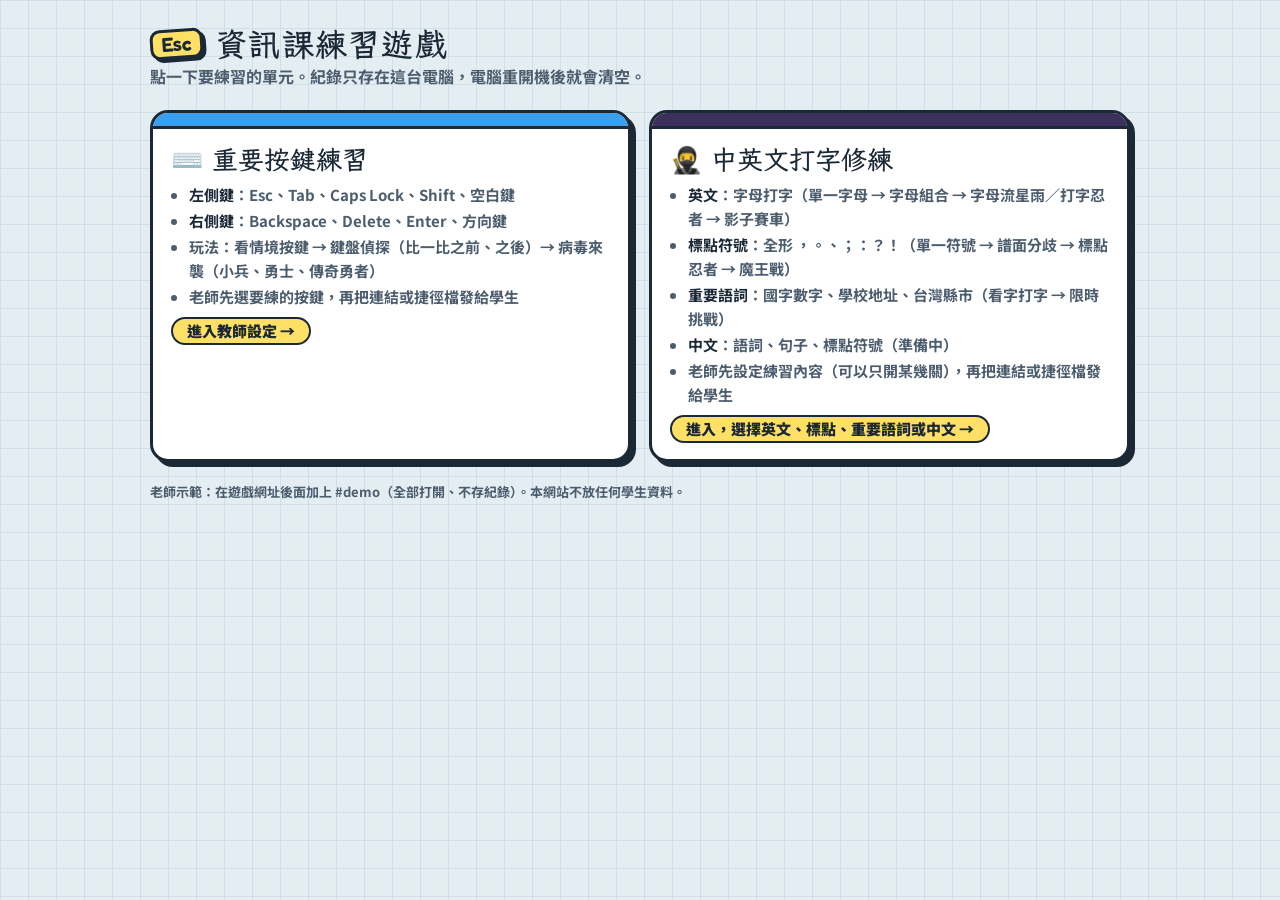
<file: index.html>
<!doctype html>
<html lang="zh-Hant">
<head>
<meta charset="utf-8">
<meta name="viewport" content="width=device-width, initial-scale=1">
<title>資訊課練習遊戲</title>
<link rel="preconnect" href="https://fonts.googleapis.com">
<link rel="preconnect" href="https://fonts.gstatic.com" crossorigin>
<link rel="stylesheet" href="https://fonts.googleapis.com/css2?family=Fredoka:wght@600&family=LXGW+WenKai+TC:wght@700&family=Noto+Sans+TC:wght@400;700;900&display=swap">
<link rel="stylesheet" href="site.css">
</head>
<body>
<div class="wrap">
  <header>
    <div class="brand"><span class="tag">Esc</span><h1>資訊課練習遊戲</h1></div>
    <p class="sub">點一下要練習的單元。紀錄只存在這台電腦，電腦重開機後就會清空。</p>
  </header>

  <div class="tiles">
    <a class="tile" href="keyboard.html"><span class="band" style="background:var(--c1)"></span>
      <span class="body">
        <h2>⌨️ 重要按鍵練習</h2>
        <ul>
          <li><b>左側鍵</b>：Esc、Tab、Caps Lock、Shift、空白鍵</li>
          <li><b>右側鍵</b>：Backspace、Delete、Enter、方向鍵</li>
          <li>玩法：看情境按鍵 → 鍵盤偵探（比一比之前、之後）→ 病毒來襲（小兵、勇士、傳奇勇者）</li>
          <li>老師先選要練的按鍵，再把連結或捷徑檔發給學生</li>
        </ul>
        <span class="go">進入教師設定 →</span>
      </span></a>

    <a class="tile" href="typing.html"><span class="band" style="background:var(--c4)"></span>
      <span class="body">
        <h2>🥷 中英文打字修練</h2>
        <ul>
          <li><b>英文</b>：字母打字（單一字母 → 字母組合 → 字母流星雨／打字忍者 → 影子賽車）</li>
          <li><b>標點符號</b>：全形 ，。、；：？！（單一符號 → 譜面分歧 → 標點忍者 → 魔王戰）</li>
          <li><b>重要語詞</b>：國字數字、學校地址、台灣縣市（看字打字 → 限時挑戰）</li>
          <li><b>中文</b>：語詞、句子、標點符號（準備中）</li>
          <li>老師先設定練習內容（可以只開某幾關），再把連結或捷徑檔發給學生</li>
        </ul>
        <span class="go">進入，選擇英文、標點、重要語詞或中文 →</span>
      </span></a>
  </div>

  <p class="note">老師示範：在遊戲網址後面加上 #demo（全部打開、不存紀錄）。本網站不放任何學生資料。</p>
</div>
</body>
</html>
</file>
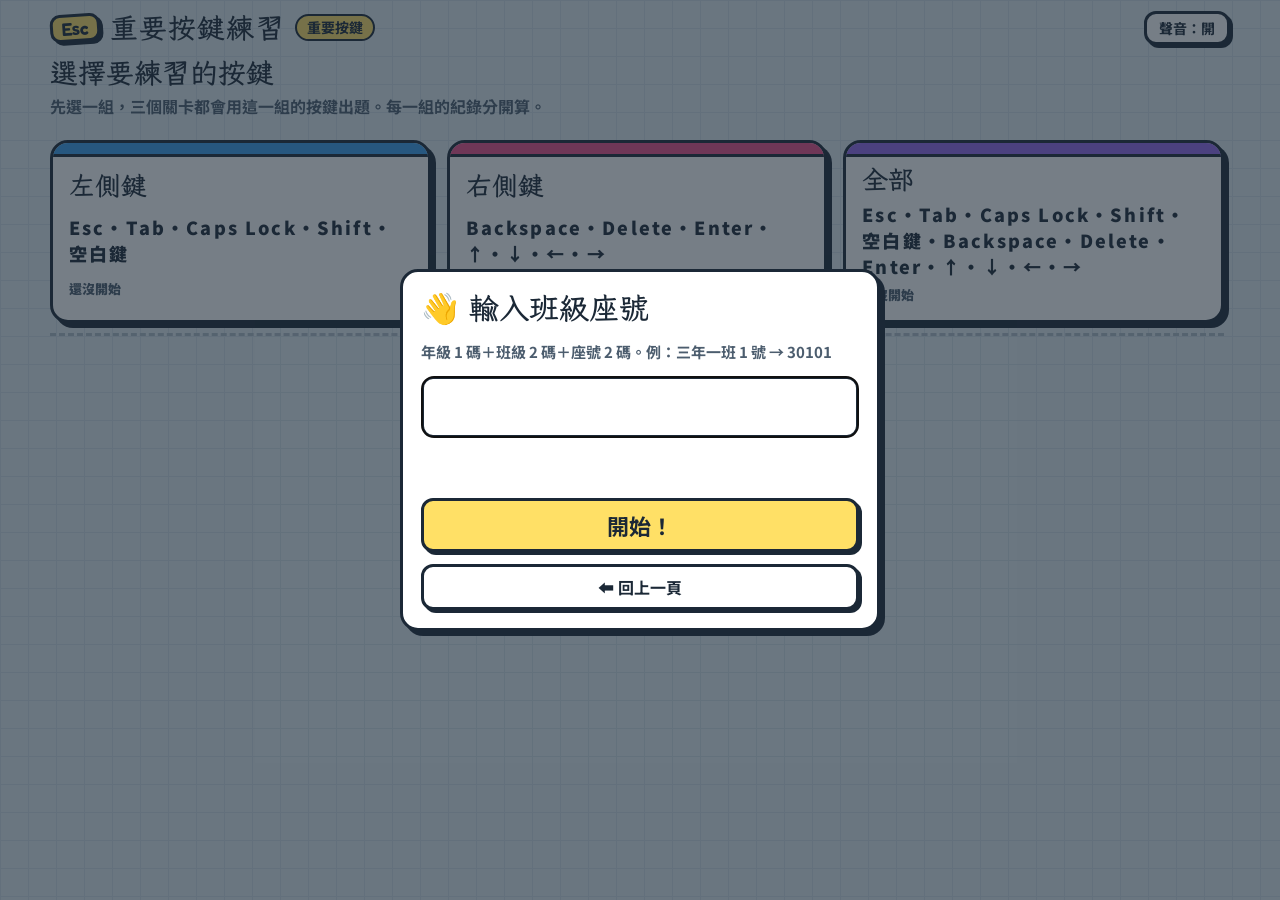
<file: keyboard-hero.html>
<!doctype html>
<html lang="zh-Hant" data-kind="key">
<head>
<meta charset="utf-8">
<meta name="viewport" content="width=device-width, initial-scale=1">
<title>重要按鍵練習</title>
<link rel="preconnect" href="https://fonts.googleapis.com">
<link rel="preconnect" href="https://fonts.gstatic.com" crossorigin>
<link rel="stylesheet" href="https://fonts.googleapis.com/css2?family=Fredoka:wght@500;600&family=LXGW+WenKai+TC:wght@400;700&family=Noto+Sans+TC:wght@400;700;900&display=swap">
<style>
:root{
  --paper:#E3EDF2; --grid:#D0DEE6; --ink:#1B2836; --ink-soft:#4C5D6E; --card:#fff; --wash:#F3F7FA;
  --case:#26323F; --cap:#F5F7F9; --cap-edge:#AEBBC7; --cap-dim:#D9E1E8; --dim-txt:#8593A1;
  --good:#1FA963; --bad:#E5484D; --hl:#FFE066; --gold:#F2B400; --mid:#B07D00;
  --c-mid:#3A9FEF; --c-top:#EE4F8B; --c-bot:#9466EE; --c-cus:#1FA963; --c-ninja:#3B2F5C;
  --f-display:'LXGW WenKai TC','Noto Sans TC','Microsoft JhengHei',sans-serif;
  --f-body:'Noto Sans TC','PingFang TC','Microsoft JhengHei',sans-serif;
  --f-key:'Fredoka','Noto Sans TC',sans-serif;
  color-scheme:light;
}
*{box-sizing:border-box}
[hidden]{display:none!important}
html,body{height:100%}
html{background:var(--paper)}
body{margin:0;background:var(--paper);background-image:linear-gradient(var(--grid) 1px,transparent 1px),linear-gradient(90deg,var(--grid) 1px,transparent 1px);background-size:28px 28px;color:var(--ink);font:16px/1.6 var(--f-body);padding:10px max(16px,env(safe-area-inset-right,0px)) 10px max(16px,env(safe-area-inset-left,0px))}
.wrap{height:100%;display:flex;flex-direction:column;gap:10px;max-width:1180px;margin:0 auto}
h1,h2,h3{font-family:var(--f-display);font-weight:700;margin:0;line-height:1.25;text-wrap:balance}
p{margin:0}
button,input{font-family:inherit}
.top{flex:none;display:flex;flex-wrap:wrap;align-items:center;gap:8px 16px;justify-content:space-between}
.brand{display:flex;align-items:center;gap:10px;flex-wrap:wrap}
.brand h1{font-size:28px;letter-spacing:.04em;user-select:none}
.tagk{display:inline-block;background:var(--hl);border:3px solid var(--ink);border-radius:10px;padding:0 8px;box-shadow:3px 3px 0 var(--ink);font:600 18px var(--f-key);transform:rotate(-4deg)}
.badge{display:inline-block;font-size:13px;font-weight:700;border:2px solid var(--ink);border-radius:999px;padding:0 10px;background:var(--wash)}
.ver{background:var(--hl);font-size:14px}
.ver.demo{background:#FF6B4A;color:#fff}
.top:has(#hud:not([hidden])) .ver,.top:has(#hud:not([hidden])) .tagk{display:none}
.top:has(#hud:not([hidden])) .brand h1{font-size:22px}
.top:has(#hud:not([hidden])) .hud-item{padding:0 10px}
.who{font-weight:900;font-size:15px;background:#fff;border:2px solid var(--ink);border-radius:999px;padding:1px 12px;cursor:pointer}
.row{display:flex;gap:8px;flex-wrap:wrap;align-items:center}
a.btn{display:inline-flex;align-items:center;text-decoration:none}
.footnav{display:flex;gap:10px;flex-wrap:wrap;justify-content:center;padding-top:10px;border-top:3px dashed var(--cap-edge)}
.btn{font:700 16px var(--f-body);padding:8px 16px;border:3px solid var(--ink);border-radius:12px;background:var(--card);color:var(--ink);box-shadow:3px 3px 0 var(--ink);cursor:pointer}
.btn:hover{background:var(--wash)}
.btn:active{transform:translate(2px,2px);box-shadow:1px 1px 0 var(--ink)}
.btn.primary{background:var(--hl)}
.btn.sm{font-size:14px;padding:4px 12px}
.btn:focus-visible,.diff:focus-visible,.setcard:focus-visible{outline:3px solid var(--c-mid);outline-offset:3px}
.card{background:var(--card);border:3px solid var(--ink);border-radius:18px;box-shadow:5px 5px 0 var(--ink);padding:18px}
.hud{display:flex;gap:8px;flex-wrap:wrap}
.hud-item{background:var(--card);border:3px solid var(--ink);border-radius:12px;padding:1px 12px;display:flex;align-items:center;gap:8px;box-shadow:3px 3px 0 var(--ink)}
.hud-l{font-size:12px;color:var(--ink-soft)}
.hud-item b{font:600 20px var(--f-key);font-variant-numeric:tabular-nums}
.hud-item b.t{font:900 17px var(--f-body)}
.hearts{font-size:20px;letter-spacing:2px;color:var(--bad)}
.hearts .off{color:var(--cap-dim)}
main{flex:1;min-height:0;display:flex;flex-direction:column}
main>[data-screen]{flex:1;min-height:0;display:flex;flex-direction:column;gap:10px}
main>[data-screen=home],main>[data-screen=sets],main>[data-screen=result]{overflow:auto;padding:0 6px 6px 0}
.demo-bar{background:#FF6B4A;color:#fff;font-weight:900;border:3px solid var(--ink);border-radius:12px;padding:6px 14px}

/* 範圍選擇 */
.sets{display:grid;grid-template-columns:repeat(auto-fit,minmax(240px,1fr));gap:16px}
.setcard{display:grid;gap:6px;text-align:left;cursor:pointer;background:var(--card);border:3px solid var(--ink);border-radius:18px;box-shadow:5px 5px 0 var(--ink);padding:0 0 14px;overflow:hidden;font:inherit;color:inherit}
.setcard:hover{background:#FFFBE6}
.setcard .band{height:14px;border-bottom:3px solid var(--ink)}
.setcard h2{font-size:26px;padding:0 16px}
.setcard .keys{padding:0 16px;font:600 22px var(--f-key);letter-spacing:.12em}
.setcard .st{padding:0 16px;font-size:13px;font-weight:900;color:var(--ink-soft)}
.intro{display:grid;gap:4px}
.intro h2{font-size:28px}
.intro p{color:var(--ink-soft);font-weight:700}

/* 首頁卡片 */
.entries{display:grid;grid-template-columns:repeat(auto-fit,minmax(290px,1fr));gap:16px;align-items:start}
.entry{display:flex;flex-direction:column;background:var(--card);border:3px solid var(--ink);border-radius:18px;box-shadow:5px 5px 0 var(--ink);overflow:hidden}
.entry-band{height:58px;border-bottom:3px solid var(--ink);position:relative;display:flex;align-items:flex-end;padding:10px 14px}
.entry-band .num{font:600 15px var(--f-key);background:#fff;border:2px solid var(--ink);border-radius:8px;padding:0 9px}
.entry-band .deco{position:absolute;right:14px;top:12px;display:flex;gap:6px}
.entry-band .deco span{font:600 15px var(--f-key);background:#fff;border:2px solid var(--ink);border-radius:7px;padding:1px 8px;box-shadow:0 3px 0 var(--ink)}
.entry-body{padding:14px;display:flex;flex-direction:column;gap:10px}
.entry-body h2{font-size:25px}
.entry.locked .entry-band,.entry.locked .entry-body h2{opacity:.45}
.lockmsg{font-size:14px;font-weight:900;background:var(--wash);border:2px dashed var(--ink-soft);border-radius:10px;padding:4px 10px}
.diffs{display:grid;gap:8px}
.diff{display:flex;justify-content:space-between;align-items:center;gap:10px;font:900 18px var(--f-body);border:3px solid var(--ink);border-radius:12px;background:var(--wash);padding:6px 12px;cursor:pointer;box-shadow:3px 3px 0 var(--ink);color:var(--ink);width:100%;text-align:left}
.diff:hover:not(:disabled){background:var(--hl)}
.diff:disabled{cursor:not-allowed;opacity:.6}
.diff small{display:block;font-size:13px;font-weight:700;color:var(--ink-soft);line-height:1.3}
.lv-r{display:grid;justify-items:end;line-height:1.25;flex:none}
.stars{color:var(--gold);letter-spacing:1px;font-size:16px;white-space:nowrap}
.stars .off{color:var(--cap-dim)}
.lv-best{font-size:12px;font-weight:700;color:var(--ink-soft);white-space:nowrap}
.dots{font-size:15px;letter-spacing:3px;color:var(--good)}
.dots .off{color:var(--cap-dim)}
.titlebar{display:flex;align-items:center;gap:6px 10px;flex-wrap:wrap;border:2px dashed var(--gold);border-radius:12px;padding:6px 12px;background:#FFF9DB;font-size:14px;font-weight:900}
.titlebar b{color:var(--mid);font-size:17px}
.ladder{display:flex;gap:4px;flex-wrap:wrap}
.ladder span{border:2px solid var(--ink);border-radius:999px;padding:0 8px;font-size:12px;background:#fff;opacity:.4}
.ladder span.on{opacity:1;background:var(--hl)}
.tnote{font-size:13px;color:var(--ink-soft);font-weight:700}
.tpanel{display:grid;gap:10px}
.check{display:grid;gap:12px;width:min(760px,100%);margin:0 auto;justify-items:center;text-align:center}
.check h2{font-size:30px}
.chk-steps{margin:0;padding-left:1.4em;text-align:left;font-size:18px;font-weight:700;line-height:1.8}
.chk-list{display:flex;gap:14px;flex-wrap:wrap;justify-content:center}
.chk-item{display:grid;justify-items:center;gap:2px;border:3px solid var(--ink);border-radius:14px;padding:6px 18px;background:var(--wash);min-width:170px}
.chk-item b{font:700 52px/1.1 'Microsoft JhengHei','Noto Sans TC',sans-serif}
.chk-item span{font-weight:900;font-size:15px}
.chk-item.now{background:#FFF9DB;border-color:var(--gold);box-shadow:0 4px 0 var(--gold)}
.chk-item.ok{background:#DDF5E7;border-color:var(--good)}
.chk-item.ok span::after{content:" ✓";color:var(--good)}
#chkIn{width:min(360px,100%)}
.check .thint{font-size:16px}
.tpanel label{font-weight:700;font-size:14px}
.tpanel input{font:700 15px var(--f-body);border:2px solid var(--ink);border-radius:8px;padding:2px 6px}

/* 道場（第一關、第二關） */
.stage{position:relative;flex:1;min-height:0;border:3px solid var(--ink);border-radius:18px;box-shadow:5px 5px 0 var(--ink);overflow:hidden}
.dojo{position:absolute;inset:0;background:linear-gradient(#F6E7C8 0 62%,#C99A62 62% 100%);display:grid;place-items:center}
.dojo::before{content:"";position:absolute;left:0;right:0;top:62%;height:10px;background:#8A5A2B}
.dojo::after{content:"";position:absolute;inset:0 0 38%;background:repeating-linear-gradient(90deg,transparent 0 118px,rgba(138,90,43,.45) 118px 124px)}
.scroll{position:relative;z-index:2;background:#FFFDF4;border:4px solid var(--ink);border-radius:14px;box-shadow:0 8px 0 rgba(0,0,0,.2);padding:10px 40px 14px;text-align:center;min-width:min(520px,80%)}
.scroll .lbl{font-size:14px;font-weight:900;color:var(--ink-soft)}
.target{font:600 clamp(56px,13vh,120px)/1.1 var(--f-key);letter-spacing:.12em;text-transform:uppercase}
.target span{display:inline-block;border-radius:10px;padding:0 4px;transition:color .1s}
.target .ok{color:var(--good)}
.target .next{background:var(--hl);box-shadow:0 5px 0 var(--gold)}
.target .bad{background:#FFD6D8;color:var(--bad)}
.timer{position:relative;height:14px;flex:none;border:3px solid var(--ink);border-radius:999px;overflow:hidden;background:var(--wash)}
.timer div{height:100%;width:100%;background:var(--good);transform-origin:left}
.timer div.warn{background:#FFC233}
.timer div.slow{background:#F28C38}
.how{font:900 18px var(--f-body);color:var(--ink-soft);min-height:0}
.how:empty,.clock:empty{display:none}
.clock{position:absolute;left:12px;top:10px;z-index:5;margin:0;font:700 14px/1.2 var(--f-body);font-variant-numeric:tabular-nums;color:var(--ink-soft);background:rgba(255,255,255,.7);border-radius:8px;padding:1px 8px}
.dojo{transition:background .5s}
.dojo[data-tier="2"]{background:linear-gradient(#CFE3FF 0 62%,#5B7FC7 62% 100%)}
.dojo[data-tier="2"] .scroll{background:#EEF5FF;border-color:#1D4ED8;box-shadow:0 8px 0 #1D4ED8}
.dojo[data-tier="3"]{background:linear-gradient(#FFD3EC 0 62%,#B0306F 62% 100%)}
.dojo[data-tier="3"] .scroll{background:#FFF0F8;border-color:#BE185D;box-shadow:0 8px 0 var(--gold)}
.tierbar{display:flex;justify-content:center;align-items:center;gap:6px 10px;flex-wrap:wrap;font-weight:900;font-size:15px}
.ts{font-size:22px;letter-spacing:2px;white-space:nowrap}
.ts .off{opacity:.22}
.ts.t1{color:#6B7B8C}.ts.t2{color:#1D4ED8}.ts.t3{color:#DB2777}
.hud-item .ts{font-size:17px}
.r-tier{display:flex;align-items:center;gap:8px;font-weight:900;border:3px solid var(--ink);border-radius:14px;padding:2px 14px;background:#FFF0F8}
.timer-zones{display:flex;justify-content:space-between;gap:10px;font-size:12px;color:var(--ink-soft);font-weight:700;padding:0 4px;margin-top:-6px;flex-wrap:wrap}
.fixfx{position:absolute;inset:0;pointer-events:none;z-index:7;display:grid;place-items:center}
.fixfx span{font:700 44px var(--f-display);color:var(--good);background:#fff;border:4px solid var(--good);border-radius:20px;padding:0 22px;animation:fix .8s ease-out forwards;text-align:center}
.fixfx.mid span{color:var(--mid);border-color:var(--gold)}
.fixfx.no span{color:var(--bad);border-color:var(--bad);font-size:32px}
@keyframes fix{0%{transform:scale(.4);opacity:0}25%{transform:scale(1.1);opacity:1}100%{transform:scale(1) translateY(-20px);opacity:0}}
.go-cover{position:absolute;inset:0;background:rgba(27,40,54,.86);z-index:9;display:grid;place-items:center;align-content:center;gap:12px;color:#fff;text-align:center;padding:16px}
.go-cover h2{font-size:34px}
.go-cover p{font-size:18px;font-weight:700}
/* 道具的步驟圖（老師 2026-11-12） */
.guide{display:flex;align-items:center;gap:20px;background:#fff;color:var(--ink);border:3px solid var(--ink);border-radius:16px;padding:14px 22px;max-width:640px;text-align:left}
.g-ic{flex:none;width:clamp(70px,14vh,110px)}.g-ic svg{width:100%;display:block}
.g-txt h3{font-size:22px;margin:0 0 6px}.g-txt p{font-size:18px;line-height:1.6;margin:0}
.g-flow{display:flex;align-items:center;gap:8px;flex-wrap:wrap}.g-flow span{background:var(--wash);border:2px solid var(--ink);border-radius:10px;padding:4px 8px;font-size:16px;line-height:1.4}
.g-flow b{font-size:22px}
.guide kbd{display:inline-block;border:2px solid var(--ink);border-bottom-width:4px;border-radius:6px;padding:0 10px;background:#fff;font:inherit}
/* 步驟圖的動畫示範（老師 2026-11-17：只看文字看不懂，改成會動的小畫面，重複播放） */
.guide{--T:7s;flex-wrap:wrap;justify-content:center;max-width:min(780px,100%);gap:16px}
.guide .g-txt{flex:1 1 260px}
.gdemo{position:relative;flex:none;width:270px;max-width:100%;height:170px;border:3px solid var(--ink);border-radius:12px;overflow:hidden}
.gdemo.m{background:linear-gradient(#1E3A5F,#47658F)}
.gdemo.n{background:linear-gradient(#FBEBCB 0 72%,#C99A62 72%)}
.gdemo>*,.gdemo .d-num>span,.gdemo .d-word span,.gdemo kbd,.gdemo .d-shake>div{animation-duration:var(--T);animation-iteration-count:infinite;animation-timing-function:linear}
.gdemo svg{width:100%;display:block}
.d-item{position:absolute;top:22%;left:110%;width:56px;display:grid;justify-items:center;transform:translateX(-50%);z-index:3}
.d-item.fly{animation-name:dFly}.d-item.poof{animation-name:dPoof}
@keyframes dFly{0%{left:110%;top:22%;opacity:1;transform:translateX(-50%) scale(1)}12%,22%{left:62%;top:22%;opacity:1;transform:translateX(-50%) scale(1)}30%,100%{left:10%;top:0%;opacity:0;transform:translateX(-50%) scale(.35)}}
@keyframes dPoof{0%{left:110%;opacity:1;transform:translateX(-50%) scale(1)}12%,22%{left:62%;opacity:1;transform:translateX(-50%) scale(1)}27%,100%{left:62%;opacity:0;transform:translateX(-50%) scale(1.7)}}
.d-word{font:600 18px/1.1 var(--f-key);background:#fff;border:2px solid #7C3AED;border-radius:8px;padding:0 6px;margin-bottom:3px;white-space:nowrap;text-transform:uppercase;color:var(--ink)}
.gdemo.heal .d-word{border-color:#E11D48}
.gdemo.w.heal .d-word{border-color:#D97706}.gdemo.w.heal .d-num{color:var(--ink);letter-spacing:0}
.d-word .l1{animation-name:dL1}.d-word .l2{animation-name:dL2}
@keyframes dL1{0%,13.9%{color:var(--ink)}14%,100%{color:var(--good)}}
@keyframes dL2{0%,19.9%{color:var(--ink)}20%,100%{color:var(--good)}}
.d-keys{position:absolute;left:0;right:0;bottom:6px;display:flex;justify-content:center;gap:6px;z-index:5}
.d-keys kbd{font:600 15px/1 var(--f-key);text-transform:uppercase;background:#fff;color:var(--ink);border:2px solid var(--ink);border-bottom-width:5px;border-radius:7px;padding:4px 9px;min-width:30px;text-align:center}
.d-keys .ks{font:900 13px/1 var(--f-body);padding:5px 26px;text-transform:none}
.d-keys .k1{animation-name:dK1}.d-keys .k2{animation-name:dK2}.d-keys .ks{animation-name:dKs}
@keyframes dK1{0%,12%,16%,100%{transform:none;border-bottom-width:5px;background:#fff}13%,15%{transform:translateY(3px);border-bottom-width:2px;background:#FDE047}}
@keyframes dK2{0%,18%,22%,100%{transform:none;border-bottom-width:5px;background:#fff}19%,21%{transform:translateY(3px);border-bottom-width:2px;background:#FDE047}}
@keyframes dKs{0%,40%{background:#fff;box-shadow:none}44%,48%{background:#FEF9C3;box-shadow:0 0 0 5px #FDE047}46%,50%{box-shadow:0 0 0 1px #FDE047}52%,55%{transform:translateY(3px);border-bottom-width:2px;background:#FDE047;box-shadow:0 0 0 5px #FDE047}57%,100%{transform:none;border-bottom-width:5px;background:#fff;box-shadow:none}}
.d-top{position:absolute;left:6px;top:6px;z-index:4;display:flex;align-items:center;gap:3px;background:#fff;border:2px solid var(--ink);border-radius:9px;padding:1px 8px 1px 4px;font:600 17px/1.2 var(--f-key);color:var(--ink);animation-name:dTopPop}
.gdemo.freeze .d-top{animation-name:dTopPop2}
.d-top .d-sic{width:24px}
.d-num{display:grid}.d-num>span{grid-area:1/1}
.gdemo.heal .d-num{color:var(--bad);letter-spacing:2px}.d-num i{font-style:normal;color:var(--cap-dim)}
.d-num .h0{animation-name:dA}.d-num .h1{animation-name:dB}
.gdemo.freeze .d-num .h0{animation-name:dC}.gdemo.freeze .d-num .h1{animation-name:dD}
@keyframes dA{0%,24.9%{opacity:1}25%,100%{opacity:0}}
@keyframes dB{0%,24.9%{opacity:0}25%,100%{opacity:1}}
@keyframes dC{0%,24.9%{opacity:1}25%,53.9%{opacity:0}54%,100%{opacity:1}}
@keyframes dD{0%,24.9%{opacity:0}25%,53.9%{opacity:1}54%,100%{opacity:0}}
@keyframes dTopPop{0%,24%,30%,100%{transform:none}27%{transform:scale(1.3)}}
@keyframes dTopPop2{0%,24%,30%,53%,59%,100%{transform:none}27%,56%{transform:scale(1.3)}}
.gdemo.freeze .d-foe{position:absolute;width:54px;z-index:2;transform:translateX(-50%)}
.gdemo.m.freeze .d-foe{left:46%;animation-name:dFoeM}
.gdemo.n.freeze .d-foe{top:32%;animation-name:dFoeN}
.gdemo.w{background:linear-gradient(#BFE6FF 0 34%,#7CC86A 34%)}
.gdemo.w .d-hole{position:absolute;left:56%;top:62%;width:70px;height:20px;transform:translateX(-50%);border-radius:50%;background:#3F2A1C;z-index:1}
.gdemo.w.freeze .d-foe{left:56%;top:24%;width:58px;transform-origin:50% 100%;animation-name:dFoeW}
@keyframes dFoeW{0%,28%{opacity:0;transform:translateX(-50%) translateY(40%) scaleY(.3);filter:none}32%,52%{opacity:1;transform:translateX(-50%);filter:none}54%,86%{opacity:1;transform:translateX(-50%);filter:saturate(.3) brightness(1.15) drop-shadow(0 0 6px #7DD3FC)}92%,100%{opacity:0;transform:translateX(-50%) translateY(40%) scaleY(.3);filter:none}}
/* 放大丸的示範（老師 2026-11-18 改）：左上角放大丸 ×1 → 按 Enter → 超級木槌敲下（閃光、震動）→ 地鼠全部頭暈縮回去 */
.gdemo.pill .d-hole{left:var(--x)}
.gdemo.pill .d-shake>.d-foe{width:50px;top:26%;animation-name:dDizzy;transform-origin:50% 100%}
@keyframes dDizzy{0%,48%{opacity:1;transform:translateX(-50%)}51%,58%{opacity:1;transform:translateX(-50%) rotate(-12deg)}54%{transform:translateX(-50%) rotate(12deg)}66%,92%{opacity:0;transform:translateX(-50%) translateY(40%) scaleY(.3)}100%{opacity:1;transform:translateX(-50%)}}
.d-ham{position:absolute;left:32%;top:-4%;width:96px;z-index:5;transform-origin:50% 100%;opacity:0;animation-name:dHam}
@keyframes dHam{0%,43%{opacity:0;transform:rotate(55deg) scale(.7)}45%{opacity:1;transform:rotate(55deg) scale(1.1)}48%,55%{opacity:1;transform:rotate(-35deg) scale(1.1)}60%,100%{opacity:0;transform:rotate(-35deg) scale(1.1)}}
/* 放大丸改成先存起來、按 Enter 發動（老師 2026-11-18）：打字母 → 飛到左上角 ×1 → 按 Enter → 超級木槌（約 45%） */
.gdemo.pill .d-top{animation-name:dTopPop3}.gdemo.pill .d-num .h0{animation-name:dE0}.gdemo.pill .d-num .h1{animation-name:dE1}
.enemy.pick .pic{width:clamp(70px,13vh,108px);margin:0 auto}
.enemy.pick .pic b{font-size:clamp(28px,6vh,48px);-webkit-text-stroke:2px #1B2836}
.gdemo.pill .d-flash{animation-name:dFlash2}.gdemo.pill .d-shake{animation-name:dShake2}.gdemo.pill .d-keys .ks{animation-name:dKp}
.d-sic img,.s-ic img,.heart-fly img,.pic img{width:100%;display:block}
.pic{position:relative;display:block}.pic b{position:absolute;left:50%;top:52%;transform:translate(-50%,-50%);font:900 15px/1 var(--f-display);color:#D9FF3B;-webkit-text-stroke:1px #1B2836}
.d-sic .pic b{font-size:12px}
@keyframes dTopPop3{0%,43%,49%,100%{transform:none}46%{transform:scale(1.3)}}
@keyframes dE0{0%,43.9%{opacity:1}44%,100%{opacity:0}}
@keyframes dE1{0%,43.9%{opacity:0}44%,100%{opacity:1}}
@keyframes dFlash2{0%,46%{opacity:0}47%{opacity:.95}54%,100%{opacity:0}}
@keyframes dShake2{0%,46%,56%,100%{transform:none}48%{transform:translate(-7px,5px)}50%{transform:translate(6px,-5px)}52%{transform:translate(-4px,3px)}54%{transform:translate(2px,-2px)}}
@keyframes dKp{0%,33%{background:#fff;box-shadow:none}36%,38%{background:#FEF9C3;box-shadow:0 0 0 5px #FDE047}40%,43%{transform:translateY(3px);border-bottom-width:2px;background:#FDE047;box-shadow:0 0 0 5px #FDE047}45%,100%{transform:none;border-bottom-width:5px;background:#fff;box-shadow:none}}
.gdemo.w .d-tint{background:radial-gradient(circle,rgba(186,230,253,.85),rgba(125,211,252,.35))}
@keyframes dFoeM{0%,28%{top:-45%;opacity:1;filter:none}52%{top:18%;opacity:1;filter:none}54%,86%{top:18%;opacity:1;filter:saturate(.3) brightness(1.15) drop-shadow(0 0 6px #7DD3FC)}94%,100%{top:18%;opacity:0;filter:none}}
@keyframes dFoeN{0%,28%{left:115%;opacity:1;filter:none}52%{left:56%;opacity:1;filter:none}54%,86%{left:56%;opacity:1;filter:grayscale(.9) drop-shadow(0 0 6px #CBD5E1)}94%,100%{left:56%;opacity:0;filter:none}}
.d-tint{position:absolute;inset:0;z-index:3;pointer-events:none;opacity:0;animation-name:dTint}
.gdemo.m .d-tint{background:radial-gradient(circle,rgba(186,230,253,.85),rgba(125,211,252,.35))}
.gdemo.n .d-tint{background:rgba(226,232,240,.75)}
@keyframes dTint{0%,53%{opacity:0}55%{opacity:1}60%,84%{opacity:.35}88%,100%{opacity:0}}
.d-say{position:absolute;right:8px;top:8px;z-index:4;background:#E0F2FE;color:#0369A1;border:2px solid #0369A1;border-radius:9px;padding:0 8px;font-weight:900;font-size:15px;opacity:0;animation-name:dSay}
@keyframes dSay{0%,54%{opacity:0;transform:scale(.5)}57%{opacity:1;transform:scale(1.15)}60%,84%{opacity:1;transform:none}88%,100%{opacity:0;transform:none}}
.d-shake{position:absolute;inset:0;animation-name:dShake}
@keyframes dShake{0%,22%,32%,100%{transform:none}24%{transform:translate(-7px,5px)}26%{transform:translate(6px,-5px)}28%{transform:translate(-4px,3px)}30%{transform:translate(2px,-2px)}}
.d-shake>.d-foe{position:absolute;width:46px;animation-name:dGone}
@keyframes dGone{0%,23%{opacity:1;transform:translateX(-50%)}34%{opacity:0;transform:translate(calc(-50% + 90px),-110px) rotate(400deg) scale(.4)}90%{opacity:0;transform:translateX(-50%)}100%{opacity:1;transform:translateX(-50%)}}
.d-flash{position:absolute;inset:0;z-index:6;background:#fff;opacity:0;pointer-events:none;animation-name:dFlash}
@keyframes dFlash{0%,22%{opacity:0}23%{opacity:.95}30%,100%{opacity:0}}
.g-flow.live{gap:4px;margin-top:4px}.g-flow.live span{font-size:15px;padding:3px 7px;animation:var(--T) linear infinite}.g-flow.live b{font-size:18px}
.g-flow.live span:nth-of-type(1){animation-name:gS1}.g-flow.live span:nth-of-type(2){animation-name:gS2}.g-flow.live span:nth-of-type(3){animation-name:gS3}
@keyframes gS1{0%,26%{background:#FDE047}30%,100%{background:var(--wash)}}
@keyframes gS2{0%,36%{background:var(--wash)}40%,56%{background:#FDE047}60%,100%{background:var(--wash)}}
@keyframes gS3{0%,56%{background:var(--wash)}60%,86%{background:#FDE047}90%,100%{background:var(--wash)}}
/* 道具存量（老師 2026-11-17）：遊戲畫面左上角，顯示存了幾個、按空白鍵使用 */
.stock{position:absolute;left:12px;top:12px;z-index:8;display:flex;align-items:center;gap:6px;background:#fff;border:3px solid var(--ink);border-radius:14px;padding:3px 12px 3px 6px;box-shadow:3px 3px 0 var(--ink);font-weight:900;font-size:16px;color:var(--ink)}
.stock .s-ic{width:34px;flex:none}.stock .s-ic svg{width:100%;display:block}
.stock b{font:600 24px var(--f-key);font-variant-numeric:tabular-nums}
.stock kbd{border:2px solid var(--ink);border-bottom-width:4px;border-radius:6px;padding:0 6px;background:var(--wash);font:inherit;font-size:14px}
.stock>span{display:flex;align-items:center;gap:6px}
.stock .s-b{border-left:2px dashed var(--cap-dim);padding-left:8px}
.stock .zero{opacity:.55}
.stock.on{background:#E0F2FE;border-color:#0369A1}
/* 過關獎勵的字卡（老師 2026-11-18）：停在畫面上等學生打字選 */
.enemy.heart.item.pick{transform:translateX(-50%) scale(1.1)}
.enemy.heart.item.pick .pname{display:grid;justify-items:center;margin-top:4px;background:#fff;border:2px solid var(--ink);border-radius:9px;padding:1px 8px;font-size:15px;line-height:1.3;white-space:nowrap;color:var(--ink)}
.enemy.heart.item.pick .pname small{font-size:12px;color:#475569}
.enemy.heart.item.pick.bomb .word{border-color:#D97706}
/* 步驟圖：過關選道具、按 Enter 用大絕招 */
.gdemo.pick .d-item{top:20%;width:60px}
.gdemo.pick .d-item.a{left:32%;animation-name:dPickA}.gdemo.pick .d-item.b{left:72%;animation-name:dPickB}
.gdemo.pick .d-item.b .d-word{border-color:#D97706}
@keyframes dPickA{0%{opacity:0;left:32%;top:20%;transform:translateX(-50%) scale(1)}4%,22%{opacity:1;left:32%;top:20%;transform:translateX(-50%) scale(1)}32%,100%{opacity:0;left:8%;top:0%;transform:translateX(-50%) scale(.35)}}
@keyframes dPickB{0%{opacity:0}4%,21%{opacity:1}28%,100%{opacity:0}}
.gdemo.bomb .d-keys .ks{animation-name:dKe}
@keyframes dKe{0%,12%{background:#fff;box-shadow:none}15%,17%{background:#FEF9C3;box-shadow:0 0 0 5px #FDE047}19%,22%{transform:translateY(3px);border-bottom-width:2px;background:#FDE047;box-shadow:0 0 0 5px #FDE047}24%,100%{transform:none;border-bottom-width:5px;background:#fff;box-shadow:none}}
.g-dots{display:flex;gap:8px;justify-content:center}.g-dots i{width:12px;height:12px;border-radius:50%;background:rgba(255,255,255,.35)}.g-dots i.on{background:#FDE047}
.count{font:600 72px/1 var(--f-key)}
.remind{position:absolute;left:50%;top:14px;transform:translateX(-50%);z-index:8;background:#FFC233;border:3px solid var(--ink);border-radius:12px;padding:2px 14px;font-weight:900;white-space:nowrap}

/* 忍者場景 */
.scene{position:absolute;inset:0;transition:background .8s}
.scene .far{position:absolute;left:0;right:0;bottom:24%;height:46%;transition:background .8s;clip-path:polygon(0 100%,0 55%,10% 30%,22% 60%,34% 18%,48% 58%,60% 26%,74% 62%,86% 34%,100% 52%,100% 100%)}
.scene .near{position:absolute;left:0;right:0;bottom:24%;height:22%;transition:background .8s}
.scene .ground{position:absolute;left:0;right:0;bottom:0;height:24%;border-top:4px solid var(--ink);transition:background .8s}
.scene .ground::after{content:"";position:absolute;inset:0;background:repeating-linear-gradient(90deg,transparent 0 60px,rgba(0,0,0,.08) 60px 64px);animation:run 1.2s linear infinite}
@keyframes run{to{background-position:-64px 0}}
.scene .moon{position:absolute;right:12%;top:10%;width:70px;height:70px;border-radius:50%;background:#FFF6CC;box-shadow:0 0 30px #FFF6CC;opacity:0;transition:opacity .8s}
.scene[data-th="3"] .moon,.scene[data-th="4"] .moon{opacity:1}
.scene[data-th="5"]{animation:storm 4s infinite}
@keyframes storm{0%,92%,100%{filter:none}94%{filter:brightness(2.2)}96%{filter:none}97%{filter:brightness(1.8)}}
.scene .rain{position:absolute;inset:0;opacity:0;background:repeating-linear-gradient(105deg,transparent 0 14px,rgba(255,255,255,.25) 14px 16px);animation:rain .5s linear infinite;pointer-events:none}
.scene[data-th="5"] .rain{opacity:1}
@keyframes rain{to{background-position:30px 60px}}
.player{position:absolute;left:6%;bottom:22%;width:clamp(80px,16vh,130px);z-index:3;transition:transform .12s}
.player.dash{transform:translateX(30px) scale(1.05)}
.player.hurt{animation:hurt .5s}
@keyframes hurt{25%,75%{transform:translateX(-10px);filter:brightness(1.8) saturate(0)}50%{transform:translateX(8px)}}
.enemy{position:absolute;bottom:22%;width:clamp(76px,15vh,124px);transform:translateX(-50%);z-index:4;display:grid;justify-items:center}
.enemy svg{width:100%;display:block;animation:bob .5s ease-in-out infinite alternate}
@keyframes bob{to{transform:translateY(-6px)}}
.enemy.poof svg{animation:poof .35s forwards}
@keyframes poof{to{transform:scale(1.6) rotate(25deg);opacity:0}}
.word{font:600 clamp(26px,5.6vh,46px)/1.1 var(--f-key);background:#fff;border:3px solid var(--ink);border-radius:12px;padding:2px 12px;margin-bottom:6px;box-shadow:0 4px 0 rgba(0,0,0,.25);white-space:nowrap;letter-spacing:.06em;text-transform:uppercase}
.word span.ok{color:var(--good)}
.word span.cur{text-decoration:underline;text-decoration-thickness:4px;text-underline-offset:6px;text-decoration-color:var(--gold)}
.word.err{animation:err .3s;border-color:var(--bad)}
@keyframes err{25%,75%{transform:translateX(-6px)}50%{transform:translateX(6px)}}
.star{position:absolute;z-index:5;font-size:28px;pointer-events:none;transition:left .18s linear,bottom .18s linear;color:#2D3748;text-shadow:0 0 2px #fff}
.pts{position:absolute;z-index:6;font:600 26px var(--f-key);color:var(--mid);background:#fff;border:2px solid var(--ink);border-radius:10px;padding:0 8px;animation:pts .9s forwards;pointer-events:none}
@keyframes pts{to{transform:translateY(-50px);opacity:0}}
.stagebig{position:absolute;left:50%;top:34%;transform:translate(-50%,-50%);z-index:8;font:700 clamp(28px,6vh,46px) var(--f-display);color:#fff;background:var(--ink);border:4px solid var(--hl);border-radius:20px;padding:4px 26px;white-space:nowrap;opacity:0;pointer-events:none}
.stagebig.go{animation:stagein 1.6s ease-out forwards}
@keyframes stagein{0%{opacity:0;transform:translate(-50%,-50%) scale(.5)}20%{opacity:1;transform:translate(-50%,-50%) scale(1.08)}80%{opacity:1}100%{opacity:0;transform:translate(-50%,-80%)}}
.flash{position:absolute;inset:0;z-index:6;pointer-events:none;animation:fl .45s}
@keyframes fl{from{background:rgba(229,72,77,.5)}to{background:transparent}}
/* 英文第三關・字母流星雨（2026-11-03）：流星從天上掉下來，在掉到地上以前打出字母 */
html.meteor .scene .ground::after{animation:none;background:repeating-linear-gradient(90deg,transparent 0 46px,rgba(0,0,0,.1) 46px 50px)}
html.meteor .scene::before{content:"";position:absolute;left:0;right:0;top:0;height:62%;pointer-events:none;transition:opacity .8s;opacity:.9;
  background-image:radial-gradient(2px 2px at 8% 18%,#fff 50%,transparent 51%),radial-gradient(2px 2px at 23% 40%,#fff 50%,transparent 51%),radial-gradient(3px 3px at 37% 12%,#FFF6CC 50%,transparent 51%),radial-gradient(2px 2px at 52% 33%,#fff 50%,transparent 51%),radial-gradient(2px 2px at 66% 9%,#fff 50%,transparent 51%),radial-gradient(3px 3px at 79% 28%,#FFF6CC 50%,transparent 51%),radial-gradient(2px 2px at 91% 15%,#fff 50%,transparent 51%),radial-gradient(2px 2px at 45% 52%,#fff 50%,transparent 51%),radial-gradient(2px 2px at 15% 58%,#fff 50%,transparent 51%),radial-gradient(2px 2px at 86% 50%,#fff 50%,transparent 51%);animation:twinkle 2.4s ease-in-out infinite alternate}
html.meteor .scene[data-th="1"]::before{opacity:.35}
@keyframes twinkle{to{filter:brightness(.6)}}
html.meteor .scene[data-th="5"]{animation:none}
html.meteor .scene .rain{display:none}
html.meteor .scene .near{height:7%}
html.meteor .scene .far{clip-path:polygon(0 100%,0 70%,6% 70%,6% 52%,12% 52%,12% 64%,20% 64%,20% 40%,27% 40%,27% 60%,36% 60%,36% 48%,44% 48%,44% 66%,55% 66%,55% 36%,61% 36%,61% 58%,70% 58%,70% 46%,78% 46%,78% 62%,88% 62%,88% 42%,94% 42%,94% 66%,100% 66%,100% 100%)}
html.meteor .enemy{transform:translateX(-50%);width:clamp(54px,10vh,84px)}   /* 流星小一點，掉落的距離比較長（老師 2026-11-09） */
html.meteor .enemy svg{animation:fall .6s ease-in-out infinite alternate}
@keyframes fall{from{transform:rotate(-6deg)}to{transform:rotate(6deg)}}
html.meteor .enemy.poof svg{animation:poof .35s forwards}
/* 隱藏關：3～4 個字母的流星是兩顆黏在一起（老師 2026-11-10），打碎算 2 顆、分數雙倍 */
html.meteor .enemy.twin{width:clamp(92px,17vh,144px)}
.enemy .twin{display:flex;width:100%;align-items:flex-start}
.enemy .twin svg{width:56%;flex:none}
.enemy .twin svg+svg{margin-left:-12%;margin-top:10%}
/* 忍者隱藏關（老師 2026-11-12）：小型敵人、騎馬的兩個敵人 */
.enemy.mini{width:clamp(56px,11vh,92px)}
.enemy.horse{width:clamp(130px,26vh,210px)}
.enemy.horse svg{animation:gallop .28s ease-in-out infinite alternate}
@keyframes gallop{from{transform:translateY(0) rotate(0)}to{transform:translateY(-5px) rotate(-2deg)}}
html.meteor .player.dash{transform:translateY(-8px) scale(1.05)}
/* 英文・字母打地鼠（老師 2026-11-10）：地鼠從草地上的洞裡探出頭，頭上有字母，縮回洞裡以前打出來 */
#holeLayer{position:absolute;inset:0;z-index:2;pointer-events:none}
.hole{position:absolute;transform:translateX(-50%);width:clamp(86px,16vh,132px);aspect-ratio:2.4/1;border-radius:50%;background:radial-gradient(ellipse at 50% 35%,#1F140C 55%,#3D2817 72%,#6B4A2B 100%);border:3px solid var(--ink)}
html.mole .scene .ground{height:50%}
html.mole .scene .far,html.mole .scene .near{bottom:50%}
html.mole .scene .near{height:10%}
html.mole .scene .ground::after{animation:none;background:radial-gradient(circle at 20% 30%,rgba(255,255,255,.12) 0 3px,transparent 4px) 0 0/46px 38px}
html.mole .scene .rain{display:none}
html.mole .player{display:none}   /* 打地鼠不用魔法師（老師 2026-11-10），由木槌當主角 */
html.mole .enemy{transform:translateX(-50%);width:clamp(66px,12.5vh,104px)}
html.mole .enemy svg{animation:rise .28s ease-out;transform-origin:50% 100%}
@keyframes rise{from{transform:translateY(45%) scaleY(.35);opacity:.3}}
html.mole .enemy.poof svg{animation:bonk .35s forwards}
@keyframes bonk{to{transform:scaleY(.2) scaleX(1.3);opacity:0}}
/* 木槌（老師 2026-11-10 提供的圖）：跟著學生正在打的地鼠移動，打對了往下敲；pivot＝握把底端 */
/* 圖片本身已加白框（看得清楚）；再加一層影子。transform 由 hammerHit 用動畫控制 */
#hammer{position:absolute;z-index:7;pointer-events:none;transform-origin:50% 93%;transform:rotate(15deg);transition:left .1s ease-out,top .1s ease-out,height .25s,width .25s;display:none;filter:drop-shadow(0 6px 5px rgba(0,0,0,.45))}
html.mole #hammer{display:block}
/* 道具字卡、⏰ 加秒要在木槌上面，字母才不會被木槌擋住（老師 2026-11-24 回報：放大丸字卡的字母被木槌蓋住） */
html.mole .enemy.heart{z-index:9}
#hammer.swing{transform:rotate(-70deg)}   /* 不支援動畫 API 時的備用 */
/* 地鼠沒被敲到、自己縮回洞裡：往下沉（被敲到才是壓扁） */
html.mole .enemy.hide svg{animation:hide .3s ease-in forwards}
html.mole .enemy.ebb:not(.dizzy):not(.poof):not(.hide) svg{transform:translateY(16%);transition:transform .9s ease-in}
@keyframes hide{to{transform:translateY(60%) scaleY(.4);opacity:0}}
html.mole .enemy.hide .word{visibility:hidden}
html.mole .enemy.poof .word{transition:opacity .2s .1s;opacity:0}
/* 敲到的瞬間：洞口冒出衝擊的星星 */
.whack{position:absolute;z-index:8;pointer-events:none;transform:translate(-50%,-50%);font:900 clamp(28px,6vh,48px)/1 var(--f-display);color:#FDE047;-webkit-text-stroke:2px #1B2836;animation:whack .35s ease-out forwards}
@keyframes whack{from{transform:translate(-50%,-50%) scale(.4);opacity:1}to{transform:translate(-50%,-50%) scale(1.5);opacity:0}}
/* 「先打」提示（老師 2026-11-18）：場上 2 個以上敵人時，最快碰到的那一個字框發金光；只提示打哪一個，不提示鍵盤位置 */
.enemy.first{z-index:5}
.enemy.first .word{position:relative;border-color:#B45309;box-shadow:0 0 0 4px #FDE047,0 0 18px 6px rgba(253,224,71,.8)}
.enemy.first .word::before{content:'先打';position:absolute;left:50%;bottom:100%;transform:translate(-50%,-8px);background:#FDE047;color:#1B2836;border:2px solid #1B2836;border-radius:8px;padding:0 8px;font:900 15px/1.4 var(--f-body);letter-spacing:0;white-space:nowrap}
/* 超級木槌（放大丸）：整個畫面大小的木槌敲在正中央；地鼠頭暈、頭上冒星星，再回到地底（老師 2026-11-10） */
#bigHammer{position:absolute;z-index:8;pointer-events:none;transform-origin:50% 93%;display:none;filter:drop-shadow(0 10px 10px rgba(0,0,0,.45)) drop-shadow(0 0 14px #FDE047)}
.smash-flash{position:absolute;inset:0;z-index:8;pointer-events:none;background:#fff;animation:sflash .4s ease-out forwards}
@keyframes sflash{from{opacity:.9}to{opacity:0}}
.smash-boom{position:absolute;z-index:9;pointer-events:none;transform:translate(-50%,-50%);font:900 clamp(48px,12vh,96px)/1 var(--f-display);color:#FDE047;-webkit-text-stroke:3px #1B2836;animation:boom .6s ease-out forwards}
@keyframes boom{from{transform:translate(-50%,-50%) scale(.3);opacity:1}60%{opacity:1}to{transform:translate(-50%,-50%) scale(1.8);opacity:0}}
html.mole .enemy.dizzy svg{animation:dizzy .45s ease-in-out infinite alternate;transform-origin:50% 100%}
@keyframes dizzy{from{transform:rotate(-14deg)}to{transform:rotate(14deg)}}
html.mole .enemy.dizzy .word{visibility:hidden}
.dizzy-stars{position:absolute;left:50%;top:-6%;width:84%;height:40%;pointer-events:none;animation:orbit 1s linear infinite}
.dizzy-stars span{position:absolute;font-size:clamp(18px,3.8vh,32px);line-height:1;color:#FDE047;-webkit-text-stroke:1px #1B2836}
.dizzy-stars span:nth-child(1){left:0;top:35%}.dizzy-stars span:nth-child(2){left:40%;top:0}.dizzy-stars span:nth-child(3){right:0;top:35%}
@keyframes orbit{from{transform:translateX(-50%) scaleY(.5) rotate(0)}to{transform:translateX(-50%) scaleY(.5) rotate(360deg)}}
html.mole .enemy.dizzy.sink svg{animation:hide .7s ease-in forwards}
html.mole .enemy.sink .dizzy-stars{opacity:0;transition:opacity .3s}
/* 補血愛心（老師 2026-11-10）：長翅膀的愛心從右邊飄到左邊；打對了飛到「生命」欄位淡出 */
html.meteor .enemy.heart{width:clamp(80px,14vh,116px);z-index:6}
html.meteor .enemy.heart svg{animation:flap .3s ease-in-out infinite alternate}
@keyframes flap{from{transform:translateY(-3px) scaleX(1)}to{transform:translateY(3px) scaleX(.94)}}
.enemy.heart .word{border-color:#E11D48}
/* 打字忍者的補血是御飯糰（老師 2026-11-12）：從右邊飄到左邊，一邊轉一邊上下飄 */
html:not(.meteor) .enemy.heart{width:clamp(70px,13vh,108px);z-index:6}
html:not(.meteor) .enemy.heart svg{animation:rice 1.2s ease-in-out infinite alternate}
@keyframes rice{from{transform:translateY(-6px) rotate(-10deg)}to{transform:translateY(6px) rotate(10deg)}}
.enemy.heart.rice .word{border-color:#16A34A}
.enemy.heart.clock .word{border-color:#D97706}
/* 道具（老師 2026-11-12） */
.enemy.heart.item{width:clamp(70px,13vh,108px);z-index:6}
.enemy.heart.item .word{border-color:#7C3AED}
.enemy.heart.item svg{animation:rice 1s ease-in-out infinite alternate}
.enemy.heart.item.poof{animation:poof .35s forwards}
#enemyLayer.frozen .enemy:not(.heart):not(.poof):not(.hide):not(.dizzy) svg{animation-play-state:paused;filter:saturate(.3) brightness(1.15) drop-shadow(0 0 8px #7DD3FC)}
#enemyLayer.smoked .enemy:not(.heart) svg{animation-play-state:paused;filter:grayscale(.9) opacity(.8) drop-shadow(0 0 10px #CBD5E1)}
/* 大絕招、暫停的動畫 */
.storm-star{position:absolute;z-index:9;pointer-events:none;font:900 clamp(26px,5.4vh,44px)/1 var(--f-display);color:#E2E8F0;-webkit-text-stroke:2px #1B2836;transform:translate(-50%,-50%)}
.light-wave{position:absolute;z-index:7;pointer-events:none;border-radius:50%;transform:translate(-50%,-50%);
  background:radial-gradient(circle,rgba(255,255,255,0) 52%,rgba(253,224,71,.9) 62%,rgba(255,255,255,.95) 66%,rgba(125,211,252,.6) 72%,rgba(255,255,255,0) 80%)}
.ice-flash{position:absolute;inset:0;z-index:7;pointer-events:none;background:radial-gradient(circle,rgba(186,230,253,.75),rgba(125,211,252,.25));animation:sflash .9s ease-out forwards}
.smoke-flash{position:absolute;inset:0;z-index:7;pointer-events:none;background:rgba(226,232,240,.55);animation:sflash .9s ease-out forwards}
.snow-fly{position:absolute;z-index:9;pointer-events:none;font-size:clamp(24px,5vh,40px);color:#E0F2FE;text-shadow:0 0 8px #38BDF8}
.smoke-puff{position:absolute;z-index:9;pointer-events:none;width:clamp(60px,12vh,100px);aspect-ratio:1;border-radius:50%;background:radial-gradient(circle,#F8FAFC 40%,rgba(203,213,225,.8) 70%,rgba(203,213,225,0) 72%)}
html.mole #enemyLayer.frozen .enemy:not(.heart):not(.poof):not(.hide):not(.dizzy) svg{animation-play-state:running}   /* 打地鼠凍住時還會冒新地鼠，冒出來的動畫要照常播 */
#enemyLayer.frozen .enemy:not(.heart) .word,#enemyLayer.smoked .enemy:not(.heart) .word{animation-play-state:paused}
.heart-fly{position:fixed;z-index:30;pointer-events:none;transform:translate(-50%,-50%);transition:left .75s ease-in,top .75s ease-in,opacity .75s ease-in,width .75s ease-in}
.heart-fly svg{width:100%;display:block}

/* 打字欄位（訓練學生自己切換英文輸入法） */
.typebox{flex:none;display:grid;grid-template-columns:auto 1fr;align-items:center;gap:4px 12px;width:min(100%,760px);margin-inline:auto}
.tlabel{font-weight:900;font-size:15px;line-height:1.3}
.tlabel small{display:block;font-size:12px;color:var(--ink-soft);font-weight:700}
.tin{font:600 30px/1.2 var(--f-key);letter-spacing:.2em;text-transform:uppercase;text-align:center;border:4px solid var(--ink);border-radius:14px;padding:4px 12px;background:#FBFDFF;outline:none;box-shadow:0 4px 0 var(--ink);min-width:0}
.tin:focus{border-color:var(--c-mid);box-shadow:0 4px 0 var(--c-mid)}
.tin.bad{border-color:var(--bad);box-shadow:0 4px 0 var(--bad);background:#FFF1F1;color:var(--bad)}
/* 選字中：網頁自己在字下面畫橘色虛線（瀏覽器在輸入框裡不一定畫得出底線；老師 2026-10-30），外框不變色 */
.compline{position:fixed;height:0;border-bottom:3px dashed #F28C38;pointer-events:none;z-index:60}
.tin.ime{border-color:#F59E0B;box-shadow:0 4px 0 #F59E0B;background:#FFF7E0}
.thint{grid-column:1/-1;min-height:1.4em;font-size:14px;font-weight:900;text-align:center;color:var(--ink-soft)}
.thint.warn{color:#B45309}
.thint.bad{color:var(--bad)}
.word.dim{opacity:.55}
@media (max-height:700px){ .kb-case{display:none!important} }
/* 重要按鍵練習：一定顯示虛擬鍵盤（老師 2026-10-30）；畫面矮時鍵盤縮小 */
@media (max-height:700px){ html[data-kind=key] .kb-case:not([hidden]){display:block!important;width:min(100%,calc(clamp(80px,24vh,200px)*3.6))} }

/* 鍵盤（字母三排） */
.kb-case{flex:none;background:var(--case);border:3px solid var(--ink);border-radius:18px;padding:1.2%;box-shadow:5px 5px 0 var(--ink);width:min(100%,calc(clamp(110px,22vh,200px)*3.6));margin-inline:auto}
.kb{position:relative;width:100%;aspect-ratio:10.6/3;container-type:inline-size}
.k{--u:calc(100cqw / 10.6);position:absolute;width:calc(var(--u));height:33.33%;padding:calc(var(--u)*.05)}
.cap{width:100%;height:100%;border-radius:calc(var(--u)*.14);background:var(--cap-dim);color:var(--dim-txt);display:grid;place-items:center;font:600 calc(var(--u)*.4) var(--f-key);box-shadow:inset 0 calc(var(--u)*-.11) 0 var(--cap-edge);text-transform:uppercase;position:relative}
.k.in .cap{background:var(--cap);color:var(--ink)}
.k.home .cap::after{content:"";position:absolute;bottom:22%;left:38%;right:38%;height:calc(var(--u)*.05);background:var(--ink-soft);border-radius:2px}
.kb.blank .k .lbl{opacity:0}
.k.down .cap{background:var(--hl)!important;transform:translateY(calc(var(--u)*.06))}
.k.glow .cap{outline:calc(var(--u)*.1) solid var(--hl);animation:pulse 1s infinite;z-index:2}
@keyframes pulse{50%{outline-color:#fff}}
.k.ok .cap{background:var(--good)!important;color:#fff}
.k.no .cap{background:var(--bad)!important;color:#fff}
.k.show .cap{outline:calc(var(--u)*.12) solid #5BF08F;z-index:2}
.kb.blank .k.show .lbl{opacity:1}
.kb.punc{aspect-ratio:10.6/1.25}
.kb.punc .k{height:100%}
.kb.punc .cap{display:flex;flex-direction:column;justify-content:center;gap:2%;line-height:1;text-transform:none}
.kb.punc .cap .lbl{font-size:calc(var(--u)*.36)}
.kb.punc .cap .sub{font:700 calc(var(--u)*.3) var(--f-body);opacity:.85}
.kb.blank .k .sub{opacity:0}
html[data-kind=punc] .word,html[data-kind=punc] .target,html[data-kind=punc] .tin,html[data-kind=punc] .chipk,html[data-kind=punc] .setcard .keys,html[data-kind=punc] .entry-band .deco span{font-family:'Microsoft JhengHei','Noto Sans TC','PingFang TC',sans-serif;font-weight:700}
.kb.blank .k.show .sub{opacity:1}

/* 重要按鍵練習（data-kind=key）：舊版「電腦救援隊」的模擬電腦畫面（老師 2026-10-30：給情境，學生按按鍵） */
:root{--desk-a:#4F9BE0;--desk-b:#8CC6EE;--taskbar:#1F2A36;--doc-fs:clamp(18px,3.4vh,30px);--g-esc:#FF6B4A}
/* ---------- 模擬電腦 ---------- */
.monitor{background:var(--case);border:3px solid var(--ink);border-radius:18px;padding:8px;box-shadow:5px 5px 0 var(--ink);position:relative;flex:1;min-height:0;display:flex;flex-direction:column}
.desk{height:100%;border-radius:8px;background:linear-gradient(160deg,var(--desk-a),var(--desk-b));position:relative;overflow:hidden;display:flex;flex-direction:column}
.win{position:relative;margin:10px auto 8px;width:min(92%,720px);flex:1;min-height:0;background:#fff;border:2px solid var(--ink);border-radius:8px;display:flex;flex-direction:column;overflow:hidden;box-shadow:0 6px 0 rgba(0,0,0,.15)}
.win-bar{display:flex;justify-content:space-between;align-items:center;background:#E8EEF3;border-bottom:2px solid var(--ink);padding:2px 10px;font-size:14px;font-weight:700}
.win-bar .ctl{font-family:var(--f-key);letter-spacing:8px;color:var(--ink-soft)}
.win-body{flex:1;min-height:0;padding:6px 18px;font-size:var(--doc-fs);overflow:hidden;position:relative}
.taskbar{height:34px;flex:none;background:var(--taskbar);display:flex;align-items:center;justify-content:space-between;padding:0 12px;color:#fff;font-size:14px}
.tb-start{width:26px;height:26px;display:grid;grid-template-columns:1fr 1fr;gap:2px}
.tb-start i{background:#7CC4FF;border-radius:1px}
.tb-right{display:flex;align-items:center;gap:12px}
.tb-lamp{display:flex;align-items:center;gap:6px;color:#C9D3DD}
.tb-lamp i{width:12px;height:12px;border-radius:50%;background:#4A5867;border:2px solid #0E151C}
.tb-lamp i.on{background:#5BF07A;box-shadow:0 0 10px #5BF07A}
.tb-ime{width:30px;height:28px;border-radius:6px;background:#fff;color:var(--ink);font-weight:900;display:grid;place-items:center;font-size:16px}
.blinkbg{animation:blinkbg .7s ease-in-out infinite}
@keyframes blinkbg{50%{background:var(--hl);transform:scale(1.15)}}

.doc .ln{white-space:pre;line-height:1.55;min-height:1.55em;border-bottom:1px dashed #E1E8EE;position:relative}
.caret{display:inline-block;width:3px;height:1.05em;background:#1673D6;vertical-align:-.12em;animation:blink 1s steps(1) infinite;margin:0 1px}
@keyframes blink{50%{opacity:0}}
.m-red{color:var(--bad);background:#FFE1E1;border-radius:4px;animation:redblink .6s ease-in-out infinite;padding:0 2px}
@keyframes redblink{50%{background:#FFB7B7}}
.m-star{display:inline-block;width:0;position:relative;vertical-align:top}
.m-star::after{content:"★";position:absolute;left:-.42em;top:-.62em;font-size:.85em;color:var(--gold);text-shadow:1px 1px 0 var(--ink);animation:bounce .7s ease-in-out infinite}
@keyframes bounce{50%{transform:translateY(-5px)}}
.m-gap{display:inline-block;width:.7em;height:1em;vertical-align:-.15em;border-bottom:4px solid #1673D6;background:rgba(22,115,214,.12);border-radius:3px;animation:redblink .6s infinite}

.frow{display:flex;align-items:center;gap:12px;margin-bottom:6px;font-size:.8em}
.frow span{width:3em;flex:none}
.fld{flex:1;border:3px solid var(--cap-edge);border-radius:8px;padding:0 10px;min-height:1.6em;background:#fff;display:flex;align-items:center}
.fld.on{border-color:#1673D6;box-shadow:0 0 0 4px rgba(22,115,214,.22)}
.win-body:has(.frow){display:flex;gap:14px;align-items:flex-start;padding-top:14px}
.win-body .frow{flex:1;min-width:0;flex-direction:column;align-items:stretch;gap:4px;margin:0;font-size:.85em}
.win-body .frow span{width:auto;font-weight:700}
.win-body .fld{width:100%;min-height:1.9em}
.win-body .fld.next{border-width:4px;border-style:dashed;border-color:var(--gold);background:#FFF6CC;position:relative}
.win-body .fld.next::after{content:"下一格";position:absolute;right:8px;top:50%;transform:translateY(-50%);font-size:.7em;font-weight:900;color:var(--mid)}

.big-demo{height:100%;display:flex;align-items:center;justify-content:center;gap:5%;flex-wrap:wrap}
.lampbig{width:1.4em;height:1.4em;border-radius:50%;border:3px solid var(--ink);background:#CFD6DC;flex:none}
.lampbig.on{background:#59E36B;box-shadow:0 0 22px #59E36B}
.sample{font-family:var(--f-key);font-weight:600;font-size:2.1em;letter-spacing:.04em}
.sample.zh{font-family:var(--f-body);font-weight:900}
.ghost{opacity:.35;border:3px dashed var(--ink-soft);border-radius:12px;padding:0 .3em}
.arrowto{font-size:1.4em;color:var(--ink-soft)}
.imebig{width:2.2em;height:2.2em;border-radius:14px;border:3px solid var(--ink);display:grid;place-items:center;font-weight:900;font-size:1.3em;background:var(--wash);flex:none}
.imebig.zh{background:#FFE3D6}
.imebig.en{background:#DCEEFF}

.pop{position:absolute;left:50%;top:46%;transform:translate(-50%,-50%);width:min(72%,360px);background:#fff;border:3px solid var(--ink);border-radius:10px;box-shadow:6px 6px 0 rgba(0,0,0,.3);z-index:3;animation:popin .25s ease-out}
.pop-bar{display:flex;justify-content:space-between;background:var(--g-esc);color:#fff;font-size:14px;font-weight:700;padding:3px 10px;border-bottom:3px solid var(--ink)}
.pop p{padding:16px 12px;text-align:center;font-size:20px;font-weight:900}
.pop.out{animation:popout .28s forwards}
.pop.dlg .pop-bar{background:#1673D6}
.dlg-btns{display:flex;gap:10px;justify-content:center;padding:0 12px 14px}
.dlg-btns span{border:2px solid var(--ink);border-radius:8px;padding:2px 18px;font-weight:700;font-size:16px}
.dlg-btns .okb{background:#1673D6;color:#fff}
.dlg-btns .okb.pulse{animation:okpulse .7s ease-in-out infinite}
.dlg-btns .okb.press{transform:scale(.9);background:var(--good)}
@keyframes okpulse{50%{box-shadow:0 0 0 6px rgba(255,194,51,.8)}}
@keyframes popin{from{transform:translate(-50%,-50%) scale(.6);opacity:0}}
@keyframes popout{to{transform:translate(-50%,-50%) scale(.5);opacity:0}}


.ask{position:absolute;top:14px;right:18px;z-index:6;display:flex;align-items:center;gap:10px;background:#fff;border:3px solid var(--ink);border-radius:14px;padding:6px 14px;box-shadow:0 6px 0 rgba(0,0,0,.2)}
.ask-l{font-size:14px;font-weight:900;color:var(--ink-soft)}
.ask-use{font-weight:900;font-size:22px}
.ask .chip{font:600 24px var(--f-key);border:2px solid var(--ink);border-radius:10px;padding:0 14px;background:var(--hl)}
.kmon{position:absolute;inset:0;z-index:1;border-radius:14px;box-shadow:none}
.kscene{flex:1;min-height:0}
html[data-kind=key] .dojo{display:none}
html[data-kind=key] #nStage>.scene,html[data-kind=key] #player,html[data-kind=key] #enemyLayer{display:none}
.vlayer{position:absolute;inset:8px 8px 42px;pointer-events:none;z-index:5;overflow:hidden;border-radius:8px}
.vlayer.hit{animation:infect .45s ease-out}
@keyframes infect{0%{background:rgba(229,72,77,.55)}100%{background:transparent}}
.virus{position:absolute;width:clamp(64px,12vh,110px);transform:translate(-50%,-50%);filter:drop-shadow(0 4px 0 rgba(0,0,0,.25));display:grid;justify-items:center}
.virus img{width:100%;display:block;filter:hue-rotate(var(--h,0deg))}
.virus.walk img{animation:wobble .5s ease-in-out infinite alternate}
@keyframes wobble{to{rotate:8deg}}


.virus.die{transition:transform .3s,opacity .3s!important;transform:translate(-50%,-50%) scale(.1) rotate(180deg)!important;opacity:0}
.virus.grab{transition:transform .3s!important;transform:translate(-50%,-50%) scale(1.6)!important;opacity:.6}
.virus .vtag{font:900 clamp(14px,2.4vh,20px) var(--f-body);margin-top:-6px;padding:0 10px;border:2px solid var(--ink);border-radius:10px;background:var(--hl);box-shadow:0 3px 0 var(--ink);white-space:nowrap}
.kmon .desk{transition:background .6s}
.kmon[data-stage="2"] .desk{background:linear-gradient(160deg,#F59E42,#FBD38D)}
.kmon[data-stage="3"] .desk{background:linear-gradient(160deg,#6D28D9,#C4B5FD)}
.kmon[data-stage="4"] .desk{background:linear-gradient(160deg,#B91C1C,#F87171)}
.kmon[data-stage="4"]{animation:alarm 1s ease-in-out infinite}
@keyframes alarm{50%{box-shadow:0 0 0 6px rgba(229,72,77,.7)}}
.kmon[data-stage="5"] .desk{background:#0B1220 repeating-linear-gradient(0deg,rgba(91,240,122,.12) 0 2px,transparent 2px 22px)}
.kmon[data-stage="5"]{animation:alarm .6s ease-in-out infinite}
/* 重要按鍵練習（data-kind=key）：整個鍵盤，特殊鍵是練習的鍵 */
.kb.keys{aspect-ratio:16.6/6}
.kb.keys .k{--u:calc(100cqw / 16.6);height:16.66%}
.kb.keys .cap{font:700 calc(var(--u)*.3) var(--f-body);text-transform:none;line-height:1}
.kb.keys .k.ltr .cap{font:600 calc(var(--u)*.36) var(--f-key);text-transform:uppercase}
.kb.keys .k.in .cap{font-weight:900}
html[data-kind=key] .target{font:900 clamp(34px,8vh,76px)/1.25 var(--f-body);letter-spacing:0;text-transform:none}
html[data-kind=key] .target span{margin:.06em .12em;border:3px solid var(--ink);padding:0 .3em;background:#fff;box-shadow:0 5px 0 var(--ink)}
html[data-kind=key] .target span.next{background:var(--hl)}
html[data-kind=key] .word{font:900 clamp(16px,3.4vh,28px)/1.25 var(--f-body);letter-spacing:0;text-transform:none}
html[data-kind=key] .word span{display:inline-block;margin:0 .18em}
html[data-kind=key] .chipk,html[data-kind=key] .setcard .keys{text-transform:none;font-family:var(--f-body);font-weight:900}
html[data-kind=key] .setcard .keys{font-size:18px}
.enemy img{width:100%;display:block;animation:bob .5s ease-in-out infinite alternate}
html[data-kind=key] .word.txt{font-size:clamp(14px,2.6vh,21px);white-space:normal;width:max-content;max-width:min(260px,40vw);text-align:center}
html[data-kind=key] .word.txt span{display:block;margin:2px 0}
.enemy.poof img{animation:poof .35s forwards}

/* 結算 */
.result{display:grid;gap:14px;justify-items:start}
.result h2{font-size:30px}
.r-top{display:flex;gap:12px;align-items:center;flex-wrap:wrap}
.trend{font-weight:900;font-size:18px;border:3px solid var(--ink);border-radius:999px;padding:2px 16px;background:var(--wash)}
.trend.best{background:var(--hl)}
.trend.up{background:#DDF5E7;color:#127A45}
.r-mid{display:flex;align-items:center;gap:8px 22px;flex-wrap:wrap}
.r-stars{font-size:44px;letter-spacing:4px;color:var(--gold);line-height:1}
.r-stars .off{color:var(--cap-dim)}
.r-score{font:600 46px/1 var(--f-key);font-variant-numeric:tabular-nums}
.r-score small{font:900 18px var(--f-body);margin-left:4px}
.r-crown{display:flex;align-items:center;gap:8px;font-weight:900;border:3px solid var(--ink);border-radius:14px;padding:2px 14px 2px 8px;background:#FFF6CC}
.r-crown i{font-size:34px;font-style:normal;line-height:1.2}
.r-stats{display:flex;gap:10px;flex-wrap:wrap}
.r-stats div{border:2px solid var(--ink);border-radius:10px;padding:4px 14px;background:var(--wash)}
.r-stats b{font:600 22px var(--f-key);margin-left:6px}
.r-stats .fc{background:var(--hl);font-weight:900}
.unlock-note{background:var(--hl);border:3px solid var(--ink);border-radius:12px;padding:6px 14px;font-weight:900}
.unlock-note.tip{background:var(--wash)}
.missed{display:flex;gap:8px;flex-wrap:wrap;align-items:center}
.chipk{font:600 18px var(--f-key);border:2px solid var(--ink);border-radius:8px;padding:0 10px;background:#fff;text-transform:uppercase}
.r-btns{display:flex;gap:10px;flex-wrap:wrap}
.hist{width:100%;max-width:600px;display:grid;gap:6px}
.hist-row{display:grid;grid-template-columns:4.5em 1fr 6em 5.5em;gap:8px;align-items:center;font-size:14px;font-variant-numeric:tabular-nums}
.hist-row .bar{height:16px;border-radius:6px;background:var(--cap-dim);overflow:hidden}
.hist-row .bar i{display:block;height:100%;background:var(--c-mid);border-radius:6px}
.hist-row.best .bar i{background:var(--gold)}
.hist-row.now{font-weight:900}
.hist-row.now .bar i{background:var(--c-top)}
.hist-row span:nth-child(3),.hist-row span:nth-child(4){text-align:right}
.hs{color:var(--gold)}
/* 我的紀錄（老師 2026-11-17：學生在關卡選單看自己的挑戰歷程、看到進步） */
.review-btn{font:900 16px var(--f-body);background:#E0F2FE;border:3px solid var(--ink);border-radius:12px;box-shadow:3px 3px 0 var(--ink);padding:3px 12px;cursor:pointer;color:var(--ink)}
.review{width:min(860px,100%);max-height:calc(100vh - 32px);overflow:auto;display:grid;gap:12px;padding-top:0}
.rv-head{display:flex;justify-content:space-between;align-items:center;gap:10px;position:sticky;top:0;z-index:1;background:var(--card);padding-top:14px;padding-bottom:6px;border-bottom:2px dashed var(--cap-dim)}
.rv-head h2{margin:0;font-size:26px}
.rv-sum{display:flex;flex-wrap:wrap;gap:8px}
.rv-sum div{border:3px solid var(--ink);border-radius:12px;padding:4px 12px;background:#FFF9DB;font-weight:900;font-size:15px}
.rv-sum b{font-size:22px;color:var(--mid)}
.rv-keys{display:flex;flex-wrap:wrap;align-items:center;gap:6px 10px;font-weight:900;font-size:15px}
.rv-cards{display:grid;grid-template-columns:repeat(auto-fit,minmax(min(360px,100%),1fr));gap:12px;align-items:start}
.rv-card{border:3px solid var(--ink);border-radius:14px;padding:10px 12px;background:var(--wash);display:grid;gap:6px}
.rv-card h3{margin:0;font-size:18px}
.rv-say{margin:0;font-weight:900;font-size:15px}
.rv-say.up{color:var(--good)}
.rv-card .hist{max-width:none}
.rv-empty{font-size:20px;font-weight:900;text-align:center;padding:30px 10px;line-height:1.8}

/* 簽到、獎狀 */
.diff.crisis{background:#3B1D3F;color:#FFE7A8;border-color:#1B0F22}
.diff.crisis small,.diff.crisis .lv-best{color:#F3DDF7}
.crisis-pop{max-width:460px;text-align:center}
.crisis-pop h2{font-size:28px;margin:0 0 8px}
.crisis-pop p{font-size:19px;line-height:1.6;margin:0 0 16px}
.modal-wrap{position:fixed;inset:0;z-index:40;background:rgba(27,40,54,.6);display:grid;place-items:center;padding:16px;overflow:auto}
.signin{width:min(480px,100%);display:grid;gap:12px}
.signin h2{font-size:30px}
.signin input{font:600 40px var(--f-key);letter-spacing:.3em;text-align:center;border:3px solid var(--ink);border-radius:12px;padding:4px 10px;width:100%}
.signin .hint{font-size:15px;color:var(--ink-soft);font-weight:700}
.signin .preview{font:900 24px var(--f-display);min-height:1.5em;text-align:center}
.signin .preview.err{color:var(--bad);font:900 16px var(--f-body)}
.nmfield{display:grid;gap:4px;font-weight:900}
.nmfield small{display:block;font-size:13px;color:var(--ink-soft);font-weight:700}
.signin .nmfield input{font:700 30px var(--f-body);letter-spacing:.1em}
.cert-wrap{position:fixed;inset:0;z-index:50;background:rgba(27,40,54,.65);display:grid;place-items:center;padding:16px;overflow:auto}
.cert{width:min(720px,100%);background:#FFFDF4;border:4px solid var(--ink);border-radius:18px;box-shadow:8px 8px 0 var(--ink);padding:14px;animation:popcert .4s ease-out}
@keyframes popcert{from{transform:scale(.7);opacity:0}}
.cert-in{position:relative;border:6px double var(--gold);border-radius:10px;padding:18px 22px 24px;text-align:center;background:radial-gradient(circle at 0 0,#FFE9A8 0 40px,transparent 41px),radial-gradient(circle at 100% 0,#FFE9A8 0 40px,transparent 41px),radial-gradient(circle at 0 100%,#FFE9A8 0 40px,transparent 41px),radial-gradient(circle at 100% 100%,#FFE9A8 0 40px,transparent 41px)}
.cert-kicker{font-weight:900;color:var(--ink-soft);letter-spacing:.3em}
.cert-sub{font:700 24px var(--f-display);letter-spacing:.6em;margin:2px 0 8px}
.cert-title{font-size:clamp(38px,7vh,58px);letter-spacing:.12em;color:var(--mid);margin:4px 0}
.cert-body{font-size:19px;line-height:2;font-weight:700}
.cert-scores{display:flex;justify-content:center;gap:8px;flex-wrap:wrap;margin:8px 0}
.cert-scores div{border:2px solid var(--ink);border-radius:12px;padding:2px 12px;background:#fff;font-weight:900;font-size:14px}
.cert-date{color:var(--ink-soft);font-weight:700;margin-top:6px}
.cert-seal{position:absolute;right:18px;bottom:16px;width:78px;height:78px;border-radius:50%;border:4px solid var(--bad);color:var(--bad);display:grid;place-items:center;font-weight:900;font-size:15px;line-height:1.2;transform:rotate(-12deg);background:rgba(255,255,255,.6)}
.cert-empty{font-size:20px;font-weight:900;padding:30px 10px;line-height:1.8}
.cert{position:relative;overflow:hidden}
.cert-grade{display:inline-block;font:900 20px var(--f-body);border:3px solid var(--ink);border-radius:999px;padding:2px 16px;margin:2px 0 4px;background:#fff}
.cert.g-blue .cert-in{border-color:#3A9FEF;background:#F4FAFF}
.cert.g-blue .cert-grade{background:#DCEFFF}
.cert.g-bronze .cert-in{border-color:#B8733A;background:linear-gradient(160deg,#FFF6EC,#F6DEC6)}
.cert.g-bronze .cert-grade{background:#F0C9A0}
.cert.g-bronze .cert-title{color:#8A4B1C}
.cert.g-silver .cert-in{border-color:#9AA7B4;background:linear-gradient(160deg,#FFFFFF,#E3E9EF)}
.cert.g-silver .cert-grade{background:#DDE3EA}
.cert.g-silver .cert-title{color:#5A6878}
.cert.g-gold .cert-in{border-color:#D4A017;border-width:8px;background:linear-gradient(160deg,#FFFBEA,#FFE8A3)}
.cert.g-gold .cert-grade{background:linear-gradient(#FFE27A,#F5B700)}
.cert.g-gold .cert-title{color:#A86A00;text-shadow:2px 2px 0 #FFF2B8}
.cert.g-rainbow .cert-in{border:8px solid transparent;background:linear-gradient(160deg,#FFFDF4,#FFF0FB) padding-box,linear-gradient(90deg,#E5484D,#F5B700,#2BB673,#3A9FEF,#9466EE) border-box}
.cert.g-rainbow .cert-grade{background:linear-gradient(90deg,#FFD1D3,#FFF1B8,#D2F5E1,#D6EBFF,#E9DEFF)}
.cert.g-supreme{background:radial-gradient(circle at 50% 0,#FFF6CC,#FFFDF4 60%);box-shadow:0 0 0 4px #F5B700,0 0 30px 8px rgba(245,183,0,.6),8px 8px 0 var(--ink)}
.cert.g-supreme .cert-in{border:10px solid transparent;background:linear-gradient(160deg,#FFFBEA,#FFE8A3) padding-box,linear-gradient(90deg,#E5484D,#F5B700,#2BB673,#3A9FEF,#9466EE,#E5484D) border-box;background-size:100% 100%,300% 100%;animation:supreme 4s linear infinite}
@keyframes supreme{to{background-position:0 0,300% 0}}
.cert.g-supreme .cert-grade{background:linear-gradient(#FFE27A,#F5B700);box-shadow:0 0 12px #F5B700}
.cert.g-supreme .cert-title{background:linear-gradient(90deg,#A86A00,#D12F35,#6B3FC7,#A86A00);-webkit-background-clip:text;background-clip:text;color:transparent;text-shadow:none}
.cert-hidden{display:inline-block;margin:2px 0 4px;font-weight:900;font-size:15px;color:#fff;background:linear-gradient(90deg,#1F6FC2,#6B3FC7);border:2px solid var(--ink);border-radius:999px;padding:2px 14px;box-shadow:0 0 10px rgba(107,63,199,.6)}
.r-crown.flawless{background:linear-gradient(90deg,#DCEBFF,#E9DEFF)}
.confetti.gold{background:#F5B700!important;box-shadow:0 0 6px #FFE27A}
.cert.g-rainbow .cert-title{background:linear-gradient(90deg,#D12F35,#C98A00,#15894B,#1F6FC2,#6B3FC7);-webkit-background-clip:text;background-clip:text;color:transparent}
.award-btn{font:900 17px var(--f-body);background:linear-gradient(#FFE27A,#F5B700);border:3px solid var(--ink);border-radius:12px;box-shadow:3px 3px 0 var(--ink);padding:4px 14px;cursor:pointer;animation:awdpulse 1.6s infinite}
@keyframes awdpulse{50%{transform:scale(1.06)}}
/* 第四關：魔王戰 */
.boss-stage{background:linear-gradient(#3B1D5E 0 70%,#5A3A2A 70% 100%)}
.boss-stage::before{content:"";position:absolute;left:0;right:0;bottom:30%;height:34%;background:#2A1440;clip-path:polygon(0 100%,0 40%,6% 40%,6% 20%,12% 20%,12% 40%,30% 40%,30% 10%,36% 10%,36% 40%,64% 40%,64% 10%,70% 10%,70% 40%,88% 40%,88% 20%,94% 20%,94% 40%,100% 40%,100% 100%)}
.boss-stage::after{content:"";position:absolute;left:0;right:0;bottom:0;height:30%;border-top:4px solid var(--ink);background:repeating-linear-gradient(90deg,#5A3A2A 0 58px,#4A2E20 58px 62px)}
.boss-stage.p2{background:linear-gradient(#5B2A1D 0 70%,#5A3A2A 70% 100%)}
.boss-stage.rage{background:linear-gradient(#5E1D2A 0 70%,#5A2A2A 70% 100%);animation:storm 3s infinite}
.boss-stage.p2 .b-boss{filter:hue-rotate(45deg) saturate(1.3)}
.b-shot.big{font-size:clamp(44px,9vh,72px)}
.b-player{left:7%;bottom:24%;z-index:4}
.b-boss{position:absolute;right:5%;bottom:24%;width:clamp(150px,30vh,250px);z-index:3;transition:filter .3s}
.b-boss svg{width:100%;display:block;animation:bob 1s ease-in-out infinite alternate}
.b-boss.hit{animation:bhit .45s}
@keyframes bhit{20%,60%{transform:translateX(14px);filter:brightness(2)}40%{transform:translateX(-8px)}}
.boss-stage.rage .b-boss{filter:hue-rotate(95deg) saturate(1.6)}
.b-hp{position:absolute;right:16px;top:12px;z-index:6;display:flex;align-items:center;gap:8px;font-weight:900;color:#fff;text-shadow:0 2px 0 var(--ink)}
.b-hpbar{width:clamp(140px,22vw,260px);height:18px;border:3px solid var(--ink);border-radius:999px;background:#2A1440;overflow:hidden}
.b-hpbar i{display:block;height:100%;background:linear-gradient(#FF6B6B,#E5484D);transition:width .4s}
.b-panel{position:absolute;left:50%;top:8%;transform:translateX(-50%);z-index:5;width:min(860px,88%);background:#FFFDF4;border:4px solid var(--ink);border-radius:16px;box-shadow:0 8px 0 rgba(0,0,0,.3);padding:8px 18px 12px;text-align:center}
.b-panel.def{border-color:#E5484D;box-shadow:0 8px 0 #7F1D1D}
.b-panel.atk{border-color:#1F6FC2;box-shadow:0 8px 0 #1D3D7A}
.b-phase{font-weight:900;font-size:16px;color:var(--ink-soft)}
.b-sent{font:700 clamp(24px,4.6vh,36px)/1.5 'Microsoft JhengHei','Noto Sans TC',sans-serif;letter-spacing:.06em}
.b-blank{display:inline-block;min-width:1.15em;border-bottom:5px solid var(--gold);background:#FFF6C2;border-radius:6px;margin:0 2px;animation:pulse 1s infinite}
.b-ans{display:inline-block;min-width:1.15em;border-radius:6px;margin:0 2px;background:#DDF5E7;color:#127A45}
.b-ans.no{background:#FFE1E1;color:var(--bad)}
.b-note{font-weight:900;font-size:16px;min-height:1.4em}
.b-note.no{color:var(--bad)}
.b-note.ok{color:var(--good)}
.b-charge{height:12px;border:3px solid var(--ink);border-radius:999px;overflow:hidden;background:var(--wash);margin-top:4px}
.b-charge i{display:block;height:100%;width:0;background:linear-gradient(90deg,#FFC233,#E5484D)}
.b-shot{position:absolute;bottom:34%;z-index:6;font-size:clamp(34px,7vh,56px);transform:translateX(-50%);pointer-events:none;filter:drop-shadow(0 0 8px #FF8A3D)}
.b-shield{position:absolute;left:calc(7% + clamp(80px,16vh,130px));bottom:22%;z-index:7;width:clamp(40px,8vh,64px);height:clamp(100px,20vh,160px);border:5px solid #7DD3FC;border-radius:50%;background:radial-gradient(rgba(125,211,252,.55),rgba(125,211,252,.1));box-shadow:0 0 22px #7DD3FC;animation:shield .9s ease-out forwards}
@keyframes shield{0%{transform:scale(.3);opacity:0}25%{transform:scale(1.1);opacity:1}80%{opacity:1}100%{opacity:0}}
#bFx{top:46%}
.b-star{position:absolute;z-index:6;font-size:34px;pointer-events:none;color:#E2E8F0;text-shadow:0 0 4px #000;transition:left .32s linear,bottom .32s linear}
.confetti{position:absolute;top:-16px;width:9px;height:16px;border-radius:2px;z-index:5;pointer-events:none;animation:conf 3s linear infinite}
@keyframes conf{0%{top:-16px;opacity:1}85%{opacity:1}100%{top:105%;opacity:0;margin-left:40px}}
@media print{ .confetti{display:none} }
@media print{ body>*:not(.cert-wrap){display:none!important} .cert-wrap{position:static;background:none;padding:0} .cert{box-shadow:none} .cert .r-btns{display:none} }
/* 鍵盤偵探（重要按鍵第二關）：之前 → 之後 兩個畫面 */
.kdet{position:absolute;inset:0;z-index:1;display:flex;align-items:stretch;gap:8px;padding:10px;background:#E8F1F8}
.kdet-col{flex:1;min-width:0;display:flex;flex-direction:column;gap:4px}
.kdet-h{align-self:center;font:900 18px var(--f-body);background:#fff;border:3px solid var(--ink);border-radius:999px;padding:0 18px}
.kdet-h.after{background:var(--hl)}
.kdet-mon{padding:6px;box-shadow:3px 3px 0 var(--ink)}
.kdet-mid{flex:none;display:grid;place-content:center;justify-items:center;gap:4px;font-weight:900;width:clamp(70px,9vw,110px);text-align:center;font-size:15px}
.kdet-mid span{font-size:34px;line-height:1}
.kdet .win{width:94%;margin:6px auto}
.kdet .win-body{font-size:clamp(16px,3.8vh,34px);padding:4px 12px}
.kdet .pop p{font-size:15px;padding:10px 8px}
.kdet .taskbar{height:28px;font-size:12px}
.snote{position:absolute;right:8px;bottom:6px;z-index:2;background:#DCFCE7;border:2px solid var(--good);color:#166534;border-radius:8px;padding:0 8px;font-size:14px;font-weight:900}
/* 影子賽車（英文第四關） */
.rc-stage{background:linear-gradient(#8FD3FF 0 40%,#9BD27A 40% 44%,#5B6573 44% 100%)}
.rc-panel{position:absolute;left:50%;top:4%;transform:translateX(-50%);z-index:4;background:#FFFDF4;border:4px solid var(--ink);border-radius:14px;padding:4px 22px 8px;text-align:center;min-width:min(560px,88%);box-shadow:0 6px 0 rgba(0,0,0,.2)}
.rc-label{font-size:14px;font-weight:900;color:var(--ink-soft)}
.rc-chunks{font:600 clamp(34px,8vh,72px)/1.15 var(--f-key);text-transform:uppercase;display:flex;gap:.45em;justify-content:center;align-items:baseline;white-space:nowrap;letter-spacing:.08em}
.rc-chunks .cur span{display:inline-block;border-radius:8px;padding:0 3px}
.rc-chunks .cur .ok{color:var(--good)}
.rc-chunks .cur .next{background:var(--hl);box-shadow:0 4px 0 var(--gold)}
.rc-chunks .cur .bad{background:#FFD6D8;color:var(--bad)}
.rc-chunks .nx{opacity:.35;font-size:.55em}
.rc-road{position:absolute;left:0;right:0;bottom:0;height:56%;display:grid;grid-template-rows:repeat(3,1fr)}
.rc-lane{position:relative;border-top:3px dashed rgba(255,255,255,.6)}
.rc-lane:first-child{border-top:none}
.rc-lane.me{background:rgba(255,255,255,.08)}
.rc-lane .nm{position:absolute;left:8px;top:2px;font:900 13px var(--f-body);color:#fff;text-shadow:0 1px 2px #000;z-index:2}
.rc-lane.none .rc-car{display:none}
.rc-car{position:absolute;top:56%;left:9%;width:clamp(64px,12vh,112px);transform:translate(-50%,-50%);z-index:3}
.rc-car svg{display:block;width:100%}
.rc-car.rcg{opacity:.45}
.rc-finish{position:absolute;top:0;bottom:0;left:91%;width:18px;background:repeating-conic-gradient(#fff 0 25%,#111 0 50%) 0 0/18px 18px;z-index:1;border-left:2px solid #111;border-right:2px solid #111}
/* 英文：題目、打字欄位都用大寫顯示（老師 2026-11-10：學生覺得大寫比較看得懂，出版社也用大寫）；打大寫、小寫都算對，大寫燈不用管 */
/* 暫停時蓋住遊戲畫面（老師 2026-11-24：學生點到瀏覽器外面就能暫停，以前暫停時字母還看得到，可以趁機找字母）
   點回來後先倒數 3 秒才繼續 */
#pauseCover{position:fixed;inset:0;z-index:40;background:var(--ink);color:#fff;display:flex;flex-direction:column;align-items:center;justify-content:center;gap:14px;text-align:center;padding:16px;cursor:pointer}
#pauseCover[hidden]{display:none}
#pauseCover h2{margin:0;font:900 clamp(30px,6vh,48px)/1.2 var(--f-display);color:var(--hl)}
#pauseCover p{margin:0;font:700 clamp(17px,2.6vh,22px)/1.5 var(--f-body)}
#pauseCover .pc-num{font:900 clamp(80px,18vh,150px)/1 var(--f-display);color:var(--hl)}
.focus-pill{position:fixed;left:50%;transform:translateX(-50%);bottom:calc(16px + env(safe-area-inset-bottom,0px));z-index:20;background:var(--ink);color:#fff;border:3px solid var(--hl);border-radius:999px;padding:10px 22px;font:700 16px var(--f-body);cursor:pointer;max-width:calc(100% - 32px)}
@media (max-width:720px){ html,body{height:auto} .wrap{height:auto} .stage{min-height:360px} }
@media (prefers-reduced-motion:reduce){ *{animation:none!important;transition:none!important} }
</style>
</head>
<body>
<div class="wrap">
  <header class="top">
    <div class="brand"><span class="tagk">ASDF</span><h1 id="title">英文打字練習</h1><span class="badge ver" id="verBadge">字母打字</span><span class="who" id="who" hidden title="點一下可以重新輸入班級座號"></span></div>
    <div id="hud" class="hud" hidden></div>
    <div class="row">
      <button class="btn sm" id="soundBtn" type="button">聲音：開</button>
      <button class="btn sm navout" id="setsBtn" type="button" hidden>換練習範圍</button>
      <button class="btn sm" id="homeBtn" type="button" hidden>回關卡選單</button>
    </div>
  </header>
  <main>
    <section data-screen="sets" hidden>
      <div class="intro"><h2>選擇要練習的字母</h2><p>先選一排，三個關卡都會用這一排的字母出題。每一排的紀錄分開算。</p></div>
      <div id="demoBar1"></div>
      <div class="sets" id="sets"></div>
      <nav class="footnav"><a class="btn sm navout" href="typing.html">⬅ 回上頁</a><a class="btn sm navout" href="index.html">🏠 回目錄</a></nav>
    </section>
    <section data-screen="check" hidden>
      <div class="card check">
        <h2>🔍 開始前：檢查輸入法</h2>
        <ol class="chk-steps"><li>看螢幕右下角：要是「<b>中</b>」（是「英」就按一下 <b>Shift</b>）</li><li>點下面的格子，<b>按住 Ctrl</b> 再按題目的鍵</li><li>符號下面出現橘色虛線時，按 <b>Enter</b> 送出</li></ol>
        <div class="chk-list" id="chkList"></div>
        <input id="chkIn" class="tin" autocomplete="off" autocapitalize="off" spellcheck="false" aria-label="試打格子">
        <p class="thint" id="chkMsg"></p>
        <div class="r-btns"><button class="btn primary" type="button" id="chkGo" disabled>開始練習！</button><button class="btn" type="button" id="chkFix">✏️ 修正班級姓名</button><button class="btn" type="button" id="chkSkip" hidden>跳過（老師示範）</button></div>
      </div>
      <nav class="footnav"><a class="btn sm navout" href="typing.html">⬅ 回上頁</a><a class="btn sm navout" href="index.html">🏠 回目錄</a></nav>
    </section>
    <section data-screen="home" hidden>
      <div id="demoBar2"></div>
      <div id="entries" class="entries"></div>
      <div id="tpanel" class="card tpanel" hidden></div>
      <nav class="footnav"><button class="btn sm" type="button" id="homeFix">✏️ 修正班級姓名</button><button class="btn sm navout" type="button" id="backSets">⬅ 換練習範圍</button><button class="btn sm" type="button" id="reCheck" hidden>🔍 再檢查一次輸入法</button><a class="btn sm navout" href="index.html">🏠 回目錄</a></nav>
    </section>
    <section data-screen="drill" hidden>
      <div class="stage"><div class="monitor kmon" id="kMon1" hidden><div class="kscene" id="kScene1"></div><div class="ask" id="kAsk1" hidden></div></div><div class="kdet" id="kDet" hidden><div class="kdet-col"><b class="kdet-h">之前</b><div class="monitor kdet-mon"><div class="kscene" id="kSceneA"></div></div></div><div class="kdet-mid"><span>➜</span><b>按了哪一個鍵？</b></div><div class="kdet-col"><b class="kdet-h after">之後</b><div class="monitor kdet-mon"><div class="kscene" id="kSceneB"></div></div></div></div><div class="dojo" id="dojo" data-tier="1"><div class="scroll"><div class="tierbar" id="tier" hidden></div><p class="lbl" id="dLbl"></p><div class="target" id="target"></div><p class="how" id="dHow"></p></div></div>
        <p class="clock" id="dClock"></p>
        <div id="dBig" class="stagebig"></div><div id="dRemind" class="remind" hidden></div><div id="dFx" class="fixfx"></div><div id="dCover" class="go-cover" hidden></div></div>
      <div class="timer" id="timerWrap"><div id="timerBar"></div></div>
      <div id="zones" class="timer-zones"></div>
    </section>
    <section data-screen="ninja" hidden>
      <div class="stage" id="nStage">
        <div class="scene" id="scene" data-th="1"><div class="moon"></div><div class="far"></div><div class="near"></div><div class="ground"></div><div class="rain"></div></div>
        <div class="player" id="player"></div>
        <div id="holeLayer"></div>
        <img id="hammer" src="assets/hammer.png" alt=""><img id="bigHammer" src="assets/hammer.png" alt="">
        <div id="enemyLayer"></div>
        <div class="monitor kmon" id="kMon2" hidden><div class="kscene" id="kScene2"></div><div class="vlayer" id="vLayer"></div></div>
        <div id="stageBig" class="stagebig"></div><div id="nStock" class="stock" hidden></div>
        <div id="nRemind" class="remind" hidden></div><div id="nFx" class="fixfx"></div><div id="nCover" class="go-cover" hidden></div>
      </div>
    </section>
    <section data-screen="boss" hidden>
      <div class="stage boss-stage" id="bStage">
        <div class="player b-player" id="bPlayer"></div>
        <div class="b-boss" id="bBoss"></div>
        <div class="b-hp"><span>標點大魔王</span><div class="b-hpbar"><i id="bHp"></i></div></div>
        <div class="b-panel" id="bPanel"><p class="b-phase" id="bPhase"></p><p class="b-sent" id="bSent"></p><p class="b-note" id="bNote"></p><div class="b-charge" id="bChargeWrap" hidden><i id="bCharge"></i></div></div>
        <div id="bShots"></div>
        <div id="bBig" class="stagebig"></div><div id="bRemind" class="remind" hidden></div><div id="bFx" class="fixfx"></div><div id="bCover" class="go-cover" hidden></div>
      </div>
    </section>
    <section data-screen="race" hidden>
      <div class="stage rc-stage" id="rcStage">
        <div class="rc-panel"><p class="rc-label">打出這些字母，車子就會往前衝（不用按 Enter）</p><div class="rc-chunks" id="rcChunks"></div></div>
        <div class="rc-road">
          <div class="rc-lane" id="rcLaneG"><span class="nm" id="rcNmG">影子車：你這一盃的最佳紀錄</span><div class="rc-car rcg" id="rcCarG"></div></div>
          <div class="rc-lane me"><span class="nm">你</span><div class="rc-car" id="rcCarM"></div></div>
          <div class="rc-lane"><span class="nm" id="rcNmP">配速車</span><div class="rc-car" id="rcCarP"></div></div>
          <div class="rc-finish"></div>
        </div>
        <div id="rcBig" class="stagebig"></div><div id="rcRemind" class="remind" hidden></div><div id="rcFx" class="fixfx"></div><div id="rcCover" class="go-cover" hidden></div>
      </div>
    </section>
    <section data-screen="result" hidden><div class="card result" id="resultBox"></div></section>
  </main>
  <div class="typebox" id="typeZone" hidden>
    <label for="tin" class="tlabel">在這裡打字<small>（要用英文輸入法；打對了會自動送出，不用按 Enter）</small></label>
    <input id="tin" class="tin" autocomplete="off" autocapitalize="off" spellcheck="false" aria-label="打字欄位">
    <p class="thint" id="thint"></p>
  </div>
  <div class="kb-case" id="kbZone" hidden><div class="kb" id="kb"></div></div>
</div>

<div id="signWrap" class="modal-wrap" hidden><form class="card signin" id="signForm" autocomplete="off">
  <h2>👋 輸入班級座號</h2>
  <p class="hint">年級 1 碼＋班級 2 碼＋座號 2 碼。例：三年一班 1 號 → <b>30101</b></p>
  <input id="sCode" inputmode="numeric" maxlength="5" aria-label="班級座號碼">
  <p class="preview" id="sPrev"></p>
  <label class="nmfield" id="sNameBox" hidden><span>你的名字<small>例：王小明</small></span>
    <input id="sName" maxlength="20" aria-label="姓名"></label>
  <button class="btn primary" type="submit" style="font-size:22px">開始！</button>
  <button class="btn" type="button" id="sBack" hidden>⬅ 回上一頁</button>
</form></div>
<div id="reviewWrap" class="modal-wrap" hidden><div class="card review" role="dialog" aria-labelledby="reviewT"><div class="rv-head"><h2 id="reviewT">📈 我的紀錄</h2><button class="btn" type="button" id="reviewClose">關閉（Esc）</button></div><div id="reviewBody"></div></div></div>
<div id="crisisWrap" class="modal-wrap" hidden><div class="card crisis-pop" role="dialog" aria-labelledby="crisisT">
  <h2 id="crisisT">⚠ 危機！流星群襲來</h2>
  <p id="crisisP">大批流星正往這裡衝過來！<br>流星有 1～4 個字母：3～4 個字母的是兩顆黏在一起，打碎算 2 顆、分數雙倍！<br>流星會越來越快、越來越多，每 3 波有休息站。要挑戰嗎？</p>
  <div class="r-btns" style="justify-content:center"><button class="btn primary" type="button" id="crisisGo">🔥 挑戰</button><button class="btn" type="button" id="crisisNo">回到關卡選單</button></div>
</div></div>
<div id="certWrap" class="cert-wrap" hidden><div class="cert" role="dialog" aria-label="獎狀"><div class="cert-in" id="certIn"></div>
  <div class="r-btns" style="justify-content:center;margin-top:12px"><button class="btn primary" type="button" id="certPrint">列印獎狀</button><button class="btn" type="button" id="certL4" hidden>⚔ 挑戰第四關</button><button class="btn" type="button" id="certClose">回關卡選單</button></div></div></div>
<button id="focusPill" class="focus-pill" type="button" hidden>點一下這裡，讓鍵盤連上遊戲</button>
<div id="pauseCover" role="button" tabindex="-1" hidden></div>

<script>
/* =====================================================================
   打字忍者／標點符號大挑戰（同一份程式，<html data-kind> 決定主題）
   主題設定表：01_主題設定-打字忍者.md、01_主題設定-標點符號大挑戰.md、01_主題設定-鍵盤小勇士三週版.md；規格書 v3.31
   v3.30（2026-11-02）：關卡安排（網址 lv）、英文第四關影子賽車、重要按鍵第二關鍵盤偵探
   參數集中在這裡，改數字不用動下面的程式
   ===================================================================== */
const KIND = ['punc','key'].includes(document.documentElement.dataset.kind) ? document.documentElement.dataset.kind : 'en';
/* 全形標點的按法：依 Microsoft 注音輸入法官方說明「Ctrl＋符號鍵＝全形符號」（要 Shift 的符號先按住 Shift） */
const PUNC = {
  '，':{name:'逗號',   keys:['ctrl','comma'],        how:'Ctrl ＋ ,'},
  '。':{name:'句號',   keys:['ctrl','period'],       how:'Ctrl ＋ .'},
  '、':{name:'頓號',   keys:['ctrl','quote'],        how:"Ctrl ＋ '"},
  '；':{name:'分號',   keys:['ctrl','semi'],         how:'Ctrl ＋ ;'},
  '：':{name:'冒號',   keys:['ctrl','shift','semi'], how:'Ctrl ＋ Shift ＋ ;'},
  '？':{name:'問號',   keys:['ctrl','shift','slash'],how:'Ctrl ＋ Shift ＋ /'},
  '！':{name:'驚嘆號', keys:['ctrl','shift','one'],  how:'Ctrl ＋ Shift ＋ 1'},
};
/* 鍵盤小勇士：每一個特殊鍵用一個符號代表（題目、紀錄、網址都用這個符號），畫面上顯示鍵名
   code＝鍵盤事件的按鍵代碼（依實體按鍵位置）；use＝用途（第一關題目下方顯示）
   u＝病毒來襲「勇者」病毒頭上的用途；sit＝「大師」病毒頭上的情境（老師 2026-10-30：先維持舊版的「只提示用途」「只看情境」） */
const KEYDEF = {
  '⎋':{id:'esc', name:'Esc',       code:/^Escape$/,          use:'關閉視窗、取消', u:'關閉視窗', sit:'🪟 廣告視窗跳出來了'},
  '⇥':{id:'tab', name:'Tab',       code:/^Tab$/,             use:'跳到下一格', u:'跳到下一格', sit:'📝 報名表要填下一格'},
  '⇪':{id:'caps', name:'Caps Lock', code:/^CapsLock$/,        use:'大寫鎖定（看大寫燈）', u:'大寫鎖定', sit:'🔠 打出來全是大寫'},
  '⇧':{id:'shift', name:'Shift',     code:/^Shift(Left|Right)$/, use:'切換中／英（按住打大寫或上排符號）', u:'切換中／英', sit:'🈶 要打英文，卻出現注音'},
  '␣':{id:'space', name:'空白鍵',    code:/^Space$/,           use:'空一格', u:'空一格', sit:'🔤 Goodmorning 字黏在一起'},
  '⌫':{id:'bksp', name:'Backspace', code:/^Backspace$/,       use:'刪除游標左邊的字', u:'刪除左邊的字', sit:'⬅️ 游標左邊多打了字'},
  '⌦':{id:'del', name:'Delete',    code:/^Delete$/,          use:'刪除游標右邊的字', u:'刪除右邊的字', sit:'➡️ 游標右邊多打了字'},
  '⏎':{id:'enter', name:'Enter',     code:/^(Numpad)?Enter$/,  use:'確定、換行', u:'確定、換行', sit:'💬 「要存檔嗎？」按確定'},
  '↑':{id:'up', name:'↑',         code:/^ArrowUp$/,         use:'游標往上', u:'游標往上移', sit:'⭐ 星星在游標上面'},
  '↓':{id:'down', name:'↓',         code:/^ArrowDown$/,       use:'游標往下', u:'游標往下移', sit:'⭐ 星星在游標下面'},
  '←':{id:'left', name:'←',         code:/^ArrowLeft$/,       use:'游標往左', u:'游標往左移', sit:'⭐ 星星在游標左邊'},
  '→':{id:'right', name:'→',         code:/^ArrowRight$/,      use:'游標往右', u:'游標往右移', sit:'⭐ 星星在游標右邊'},
};
const keyTok = code => Object.keys(KEYDEF).find(t => KEYDEF[t].code.test(code)) || null;
const PACKS = {
  en:{
    app:'打字忍者', tag:'ASDF', badge:'字母打字', unit:'字母', store:'ninjatype1_', setup:'typing-setup.html', setupName:'英文打字・教師設定',
    all:'qwertyuiopasdfghjklzxcvbnm',
    sets:{ mid:{name:'中排', keys:'asdfghjkl', color:'var(--c-mid)'}, top:{name:'上排', keys:'qwertyuiop', color:'var(--c-top)'}, bot:{name:'下排', keys:'zxcvbnm', color:'var(--c-bot)'} },
    intro:['選擇要練習的字母','先選一排，三個關卡都會用這一排的字母出題。每一排的紀錄分開算。'],
    tlabel:'在這裡打字<small>（要用英文輸入法；打對了會自動送出，不用按 Enter）</small>',
    l1:'第一關・單一字母', l1sub:'單一字母', l2:'第二關・字母組合', l2sub:'2 個 → 3 個 → 4～5 個字母',
    ninjaName:'打字忍者', enemyHint:'敵人頭上有字母，在下面的打字欄位打出來就能擊退它（不用按 Enter）',
    titles:['見習忍者','下忍','中忍','上忍'], perfect:'完美上忍', legend:'傳說忍者', supreme:'完美傳說忍者',
  },
  punc:{
    app:'標點符號大挑戰', tag:'，。', badge:'全形標點', unit:'符號', store:'punctype1_', setup:'punct-setup.html', setupName:'標點符號・教師設定',
    all:'，。、；：？！',
    sets:{ basic:{name:'基本', keys:'，。？！', color:'var(--c-mid)'}, adv:{name:'進階', keys:'、；：', color:'var(--c-top)'}, all:{name:'全部', keys:'，。、；：？！', color:'var(--c-bot)'} },
    intro:['選擇要練習的標點符號','先選一組，三個關卡都會用這一組的符號出題。每一組的紀錄分開算。'],
    tlabel:'在這裡打標點<small>（按住 Ctrl 再按符號鍵，再按 Enter 送出）</small>',
    l1:'第一關・單一符號', l1sub:'單一符號', l2:'第二關・譜面分歧', l2sub:'1 個 → 2 個 → 3～4 個符號',
    ninjaName:'標點忍者', enemyHint:'敵人頭上有標點符號，在下面的打字欄位打出來就能擊退它',
    titles:['標點見習生','標點下忍','標點中忍','標點上忍'], perfect:'完美標點上忍', legend:'標點傳說忍者', supreme:'完美標點傳說忍者',
  },
  key:{
    app:'重要按鍵練習', tag:'Esc', badge:'重要按鍵', unit:'鍵', store:'kbkey1_', setup:'keyboard.html', setupName:'重要按鍵練習・教師設定',
    all:'⎋⇥⇪⇧␣⌫⌦⏎↑↓←→',
    sets:{ left:{name:'左側鍵', keys:'⎋⇥⇪⇧␣', color:'var(--c-mid)'}, right:{name:'右側鍵', keys:'⌫⌦⏎↑↓←→', color:'var(--c-top)'}, all:{name:'全部', keys:'⎋⇥⇪⇧␣⌫⌦⏎↑↓←→', color:'var(--c-bot)'} },
    intro:['選擇要練習的按鍵','先選一組，三個關卡都會用這一組的按鍵出題。每一組的紀錄分開算。'],
    tlabel:'',
    l1:'第一關・單一按鍵', l1sub:'看情境，按按鍵', l2:'第二關・鍵盤偵探', l2sub:'比一比「之前」「之後」，推出按了哪個鍵',
    ninjaName:'病毒來襲', foe:'病毒', enemyHint:'病毒頭上有按鍵的名稱，按下那個鍵就能擊退它',
    titles:['鍵盤見習生','鍵盤小兵','鍵盤勇士','鍵盤傳奇勇者'], perfect:'完美傳奇勇者',
  },
};
/* 英文：字母流星雨（m）和打字忍者（n）是兩個分開的關卡（老師 2026-11-05），由老師在「關卡安排」勾選，關卡編號自動排
   （只開流星雨＝第三關；只開忍者＝第三關；兩個都開＝第三關流星雨、第四關忍者）
   兩種玩法的規則一樣（擊退目標、速度、生命、分數），紀錄分開（P.meteor、P.ninja）；
   沒有指定關卡時（預設）只開流星雨，不出現忍者（老師 2026-11-03：三年級先不要露出忍者的意象，忍者留到四年級）
   v3.31 舊連結的 l3=ninja＝預設關卡裡用忍者取代流星雨 */
PACKS.en.app = '英文打字練習';
const PK = PACKS[KIND];
const MODES = {
  n:{name:PK.ninjaName, foe:PK.foe || '敵人', deco:KIND === 'key' ? '🦠' : '忍', icon:'🥋', hint:PK.enemyHint, rec:'ninja', meteor:false, hit:'擊退', cnt:'個'},
  m:{name:'字母流星雨', foe:'流星', deco:'☄', icon:'☄', hint:'流星上有字母，在它掉到地上以前，在下面的打字欄位打出來就能打碎它（不用按 Enter）', rec:'meteor', meteor:true, hit:'打碎', cnt:'顆'},
  /* 英文・字母打地鼠（老師 2026-11-10）：預設不開，老師在教師設定頁勾選；地鼠縮回洞裡才扣命 */
  w:{name:'字母打地鼠', foe:'地鼠', deco:'🐹', icon:'🔨', hint:'地鼠從洞裡探出頭，頭上有字母，在牠縮回洞裡以前，在下面的打字欄位打出來就能敲到牠（不用按 Enter）', rec:'mole', meteor:false, mole:true, hit:'敲到', cnt:'隻'}};
const NM = KIND === 'en' ? ['w','m','n'] : ['n'];   /* 這個主題有哪些「打敵人」的關卡（依關卡順序） */
let METEOR = false, MOLE = false, FOE = MODES.n.foe, CUR_MD = 'n';
/* 換成某一種玩法：名稱、外觀、背景、主角（流星雨／忍者共用同一個遊戲畫面） */
function useMode(md){
  const M = MODES[md]; CUR_MD = md; METEOR = M.meteor; MOLE = !!M.mole; FOE = M.foe;
  PK.ninjaName = M.name; PK.enemyHint = M.hint; PK.icon = M.icon;
  document.documentElement.classList.toggle('meteor', METEOR);
  document.documentElement.classList.toggle('mole', MOLE);
  THEMES = KIND === 'key' ? THEMES_.map((t,i) => Object.assign({}, t, {name: VSTAGES_NAME[i]})) : METEOR ? METEOR_THEMES : MOLE ? MOLE_THEMES : THEMES_;
  try{ document.getElementById('holeLayer').innerHTML = MOLE ? HOLES.map(h => `<div class="hole" style="left:${h.x}%;bottom:${h.b}%"></div>`).join('') : ''; }catch(e){}
  try{ document.getElementById('player').innerHTML = METEOR || MOLE ? KEEPER_SVG : PLAYER_SVG; }catch(e){}   /* 啟動時主角的圖還沒定義，稍後才畫 */
}
/* 畫面上顯示的文字：鍵盤小勇士顯示鍵名，其他照原字 */
const SHOW = c => KIND === 'key' && KEYDEF[c] ? KEYDEF[c].name : c;
/* 病毒頭上顯示的文字：依這一級的鷹架（鍵名／用途／情境） */
const FOE_LBL = (c, C) => KIND === 'key' && KEYDEF[c] && C && C.hint === 'use' ? KEYDEF[c].u : KIND === 'key' && KEYDEF[c] && C && C.hint === 'sit' ? KEYDEF[c].sit : SHOW(c);
const SETS = PK.sets;
/* 第一關（兩個主題相同，老師 2026-10-28 決定）：單一字母／符號 n 題；不限時、打錯可以一直改到對；
   正數計時：great 秒內＝優、good 秒內＝良、good 秒以上＝可；要完成 plays 次才打開第二關 */
const L1 = {name:PK.l1, n:10, plays:3, great:3, good:7};
const L1_PTS = {great:1, good:.8, ok:.5};   /* 第一關每題得分（優／良／可），細部分數＝平均×100 */
/* 第二關
   英文：2～4 個字母的組合 n 題；秒數＝base＋每個字母 per
   標點：太鼓達人「譜面分歧」，三階（tiers）；連續答對 up 題升一階、連續答錯 down 題降一階（null＝不升／不降）
         答對＝沒打錯、沒超時；答錯＝打錯過或超時（超時＝太慢） */
/* 英文（老師 2026-11-03：原本一次 2～4 個字母挫折感很重）：第二關分成三個小關（2 個字母 → 3 個 → 4～5 個），各 10 題、各自星星與皇冠；
   每個小關都是譜面分歧：普通＝相鄰的字母（fds、jkl）→ 玄人＝左右手同一指交錯（sl、fj、gh）→ 達人＝字母可以跳躍；
   連對 up 題升一階、連錯 down 題降一階；階數越高，每個字母給的時間越多；前一個小關玩過一次就打開下一個
   有上下排時（老師 2026-11-12）：普通改成「同一根手指上下」（ed、edc、uju）；玄人在 2-1、2-2 是同一排的左右手同指（dk），
   2-3 進階到「左右手同指、換一排」（ek、rj）。每個小關只用三種，一種至少連對 3 題才換，學生不會一題換一種、一下子跳太難 */
/* 秒數（老師 2026-11-05：速度判定太難，放寬）：良＝1.5＋每個字母 1.6／2／2.4 秒；時限＝3＋每個字母 3.5／4／4.5 秒
   （2026-11-03 原本：良＝1＋1.2／1.5／1.8；時限＝2＋2.5／3／3.5） */
const EN_TIERS = (len, mid) => [
  {name:'普通', pat:'near',  len, up:3, down:null, goodBase:1.5, goodPer:1.6, limitBase:3, limitPer:3.5},
  {name:'玄人', pat:mid || 'cross', len, up:3, down:2,    goodBase:1.5, goodPer:2,   limitBase:3, limitPer:4},
  {name:'達人', pat:'jump',  len, up:null, down:2, goodBase:1.5, goodPer:2.4, limitBase:3, limitPer:4.5}];
/* 標點（老師 2026-11-12：比照英文）：第二關依「一次出現幾個標點」分成三個小關（1 個 → 2 個 → 3～4 個），各 10 題、各自星星與皇冠；
   每個小關裡仍是譜面分歧，越熟練（升階）給的時間越少：良＝1＋每個符號 4／3.5／3 秒；時限＝2＋每個符號 10／9／8 秒
   （以前一整關 20 題，普通 1 個、玄人 2 個、達人 3～4 個符號；以前「普通」一個符號的時限 10 秒＝現在達人） */
const PUNC_TIERS = len => [
  {name:'普通', len, up:3, down:null, goodBase:1, goodPer:4,   limitBase:2, limitPer:10},
  {name:'玄人', len, up:3, down:2,    goodBase:1, goodPer:3.5, limitBase:2, limitPer:9},
  {name:'達人', len, up:null, down:2, goodBase:1, goodPer:3,   limitBase:2, limitPer:8}];
const SUB2 = KIND === 'en' || KIND === 'punc';   /* 第二關分小關的主題 */
const L2_SUBS = KIND === 'punc' ? [
  {id:'a', no:'2-1', name:'第二關 2-1・一次 1 個標點', sub:'一次 1 個標點', tiers:PUNC_TIERS([1,1])},
  {id:'b', no:'2-2', name:'第二關 2-2・一次 2 個標點', sub:'一次 2 個標點', tiers:PUNC_TIERS([2,2])},
  {id:'c', no:'2-3', name:'第二關 2-3・一次 3～4 個標點', sub:'一次 3～4 個標點', tiers:PUNC_TIERS([3,4])}] : [
  {id:'a', no:'2-1', name:'第二關 2-1・兩個字母', sub:'2 個字母', tiers:EN_TIERS([2,2])},
  {id:'b', no:'2-2', name:'第二關 2-2・三個字母', sub:'3 個字母', tiers:EN_TIERS([3,3])},
  {id:'c', no:'2-3', name:'第二關 2-3・四～五個字母', sub:'4～5 個字母', tiers:EN_TIERS([4,5], 'xcross')}];
const L2 = SUB2   /* 英文、標點：分小關的譜面分歧；重要按鍵：鍵盤偵探 */
  ? Object.assign({name:PK.l2, mode:'branch', n:10, subs:L2_SUBS}, {tiers:L2_SUBS[0].tiers})
  /* 重要按鍵練習・鍵盤偵探（2026-11-02）：看「之前」「之後」兩個畫面，推出按了哪個鍵（情境推論）；good 秒內又沒按錯＝良，limit 秒＝時間到 */
  : KIND === 'key' ? {name:PK.l2, mode:'detect', n:10, good:6, limit:15}
  : {name:PK.l2, mode:'branch', n:20,
     /* 每一階各自的秒數：良＝goodBase＋goodPer×符號數；時限＝limitBase＋limitPer×符號數（含按 Enter）
        階數越高，每個符號給的時間越多（老師 2026-10-29：玄人原本對大人也偏吃力） */
     tiers:[{name:'普通', len:[1,1], up:5, down:null, goodBase:1, goodPer:3,   limitBase:2, limitPer:8},
            {name:'玄人', len:[2,2], up:5, down:2,    goodBase:1, goodPer:3.5, limitBase:2, limitPer:9},
            {name:'達人', len:[3,4], up:null, down:2, goodBase:1, goodPer:4,   limitBase:2, limitPer:10}]};
const STAR_AT = [60,70,80,90,95];
const L2_CROWN_STARS = 5;              /* 第二關 5 顆星＝皇冠（老師 2026-10-28 決定） */
/* 忍者三級：第二關拿到 open 顆星就打開；前一級通關也會打開下一級
   goal＝要擊退的敵人數；len[關卡]＝字串長度範圍；time[關卡]＝一個字時敵人走到忍者的秒數，每多一個字加 per 秒
   multi[關卡]＝畫面上同時最多幾個敵人；gap＝同時有多個敵人時，下一個出現的間隔秒數
   打錯一律不扣命（老師 2026-10-28 決定：學生打錯會整串重打，打不倒敵人自己就會發現），只有被敵人碰到才扣命
   glow＝鍵盤提示下一個鍵；blank＝鍵帽沒有字
   難度差異（老師 2026-10-28）：靠字數、同時出現的敵人數、速度；勇者的速度＝「適中」的基準 */
const NINJA = KIND === 'en' ? {   /* 標點、鍵盤小勇士用下面同一組（老師 2026-10-30：病毒來襲難度比照標點忍者） */
  novice:{name:'新手', open:3, goal:15, lives:3, glow:true,  blank:false, len:[[1,1],[1,2],[2,2]],                 time:[6,5.5,5],           per:1.4, multi:[1,1,1],       gap:2},
  brave: {name:'勇者', open:4, goal:30, lives:3, glow:false, blank:false, len:[[1,2],[2,2],[2,3],[3,3],[3,3]],     time:[5,4.6,4.3,4,3.8],   per:1.1, multi:[1,1,1,2,2],   gap:1.8, items:'freeze', blankFrom:5},   /* 勇者只有暫停道具；第 5 關起鍵帽沒有字，先預習大師的盲打（老師 2026-11-18） */
  master:{name:'大師', open:5, goal:50, lives:3, glow:false, blank:true,  len:[[2,3],[2,3],[3,4],[3,4],[4,4]],     time:[4.6,4.3,4,3.8,3.6], per:1,   multi:[1,1,2,2,2],   gap:1.5, heal:true, items:true},   /* heal：補血飯糰（老師 2026-11-12，比照流星雨） */
} : {
  /* 標點（老師 2026-10-29）：10／20／30 隻；勇者、大師下修（字數少一點、走慢一點），三級仍有差異：
     新手＝一次 1 個、最慢、鍵盤提示；勇者＝1 個 → 偶爾 2 個、不提示；大師＝1～2 個 → 2 個、最後有 2 隻同時出現、鍵帽沒有字 */
  novice:{name:'新手', open:3, goal:10, lives:3, glow:true,  blank:false, len:[[1,1],[1,1],[1,1]],                 time:[9,8.5,8],           per:3,   multi:[1,1,1],       gap:3},
  brave: {name:'勇者', open:4, goal:20, lives:3, glow:false, blank:false, len:[[1,1],[1,1],[1,1],[1,2],[1,2]],     time:[8.5,8,7.6,7.3,7],   per:3,   multi:[1,1,1,1,1],   gap:3},
  master:{name:'大師', open:5, goal:30, lives:3, glow:false, blank:true,  len:[[1,1],[1,2],[1,2],[2,2],[2,2]],     time:[8,7.6,7.2,6.9,6.6], per:3,   multi:[1,1,1,1,2],   gap:3},
};
/* 英文字母流星雨專用的調整（老師 2026-11-09）：其他設定和打字忍者一樣，只改下面這幾項
   per＝每多 1 個字母，多給幾秒（字母越多掉得越慢；忍者是 1.4／1.1／1）
   老師試玩：兩個字母的流星和一個字母的掉得差不多快，所以 per 再加大（2.2／2／1.6 → 3.6／3.2／2.6）；
   一個字母的流星速度不變（再快學生會太吃力），兩個字母的流星大約只剩六成的速度
   勇者：3 個字母只在最後兩小關偶爾出現，同時 2 顆流星只在最後一小關（忍者的勇者第 3 小關就有 3 個字母）
   大師（老師 2026-11-10 實測：學生多半在 26～30 顆沒命）：目標 50→40 顆；同時 2 顆流星從第 3 小關改到第 4 小關才開始
   同時 2 顆的小關（老師 2026-11-10）：兩顆之間至少隔 gap 秒（忍者是 1.8／1.5）；每顆的秒數再乘 METEOR_MULTI_SLOW（多 10%）
   大師後段（老師 2026-11-10：學生打到手抖，續航力撐不住）：第 5 小關從 4 個字母改成 3～4 個；
   rest＝進入這幾個小關之前先停在「休息站」，至少休息 REST_SEC 秒，準備好了自己按空白鍵再繼續 */
/* 老師 2026-11-18：勇者到大師落差太大（一局要打的字母約 60 → 128 個），大師第 2 關從 3 個字母改成 2～3 個（忍者大師一樣） */
const METEOR_TUNE = {
  novice:{per:3.6},
  brave: {per:3.2, len:[[1,2],[1,2],[2,2],[2,3],[2,3]], multi:[1,1,1,1,2], gap:3},
  master:{per:2.6, goal:40, len:[[2,3],[2,3],[3,4],[3,4],[3,4]], multi:[1,1,1,2,2], gap:3, rest:[3,4,5], heal:true, items:true},
};
const REST_SEC = 5;
/* 補血愛心（老師 2026-11-10 修正）：大師、隱藏關（heal:true）每換到下一關／下一波，就有一顆長翅膀的愛心，帶著 2～3 個字母（HEAL_LEN），
   花 HEAL_SEC 秒從畫面右邊飄到左邊；遊戲照常進行（畫面上已經有的流星照樣掉）。打對了愛心飛到「生命」欄位淡出，加 1 條命；
   命是滿的也可以加（額外的命，最多 HEAL_MAX 條），為後面的關卡做準備。要不要打由學生自己判斷；沒打到不扣命
   老師 2026-11-12：愛心飛過去的時候不出現新的流星（等愛心被打到或飛走才出現）；飛過去的時間 7→10 秒 */
const HEAL_SEC = 10, HEAL_LEN = [2,3], HEAL_MAX = 5;
/* 道具（老師 2026-11-12 同意清單）：
   freeze＝暫停（流星雨：❄ 冰凍星／忍者：🌀 煙霧彈／打地鼠：❄ 冰凍槌）：先存起來，學生想休息時按空白鍵，敵人全部停住 FREEZE_SEC 秒
   bomb＝大絕招，一次消滅畫面上的敵人（流星雨：🌠 彗星大掃除／忍者：💥 手裡劍風暴／打地鼠：💊 放大丸＝超級木槌）：算分、不算進字母熟練度
   打地鼠（老師 2026-11-18）：一樣換小關（大暴動是換波）時選道具；地鼠先全部回洞裡（不扣分），字卡在畫面上時倒數暫停
   過關獎勵（老師 2026-11-18：以前道具在換關時飛過去，8 秒內沒打到就沒了，學生很少拿到）：
   每過一關（隱藏關是每過一波），補血之後、場上沒有敵人時，出現「選一個道具」的字卡（不會飛走，也不出新敵人），
   打出哪一張的字母就拿到哪一個，另一張消失。拿道具也要打字，道具只是附加的，主要還是練打字：
   - items:true（大師、隱藏關）：暫停（PICK_LEN 個字母）和大絕招（BOMB_LEN 個字母，想要大絕招就要多打一點）二選一
   - items:'freeze'（勇者）：只有暫停
   - 存量：暫停最多 ITEM_MAX 個、大絕招最多 BOMB_MAX 個（存滿的那一種就不出現；兩種都滿就不出現字卡）
   - 大絕招按 Enter 發動，場上有 2 個以上敵人才能用（不到 2 個時按了不會用掉）。場上最多 2 個敵人，所以每用一次只少打 2 個 */
const FREEZE_SEC = 5;
/* 道具存量（老師 2026-11-17、11-18）：暫停開局先送 ITEM_START 個；畫面左上角顯示存了幾個 */
const ITEM_START = 1, ITEM_MAX = 3, BOMB_MAX = 1, PICK_LEN = [2,3], BOMB_LEN = 4;
const ITEM_SEC = 8;   /* 飛過畫面的道具停留秒數（目前只剩舊程式用到） */
const hasBomb = C => C.items === true;
/* 這次過關可以選哪些道具（存滿的不給） */
const pickKinds = n => !n.C.items ? [] : [(n.stock || 0) < ITEM_MAX && 'freeze', hasBomb(n.C) && (MOLE ? (n.pills || 0) < PILL_MAX && pillReady(n) : (n.bombs || 0) < BOMB_MAX) && 'bomb'].filter(Boolean);   /* 打地鼠的 bomb＝放大丸 */
/* 打地鼠：選過放大丸，下一次換小關（大暴動是換波）的字卡只有冰凍槌，再下一次才能再選（老師 2026-11-24：大槌子太好用，每次都選放大丸就太容易過關）
   pickNo＝第幾次換小關（換波），pillPick＝在第幾次選了放大丸 */
const pillReady = n => n.pillPick == null || (n.pickNo || 0) - n.pillPick >= 2;
const ITEM_TXT = {m:{freeze:['❄','冰凍星','流星'], bomb:['🌠','彗星大掃除','流星']}, n:{freeze:['🌀','煙霧彈','敵人'], bomb:['💥','手裡劍風暴','敵人']}, w:{freeze:['❄','冰凍槌','地鼠'], bomb:['💊','放大丸','地鼠']}};
const itemTxt = (kind, md) => (ITEM_TXT[md] || ITEM_TXT.n)[kind] || ITEM_TXT.n[kind];   /* 沒有的用忍者的 */
const ICY = () => METEOR || MOLE;   /* 冰凍的樣子（變藍、雪花）；忍者是煙霧 */
const METEOR_MULTI_SLOW = 1.1;   /* 隱藏關不套用（它有自己的速度設定） */
/* 字母打地鼠（老師 2026-11-10）：以單一字母為主，練「眼睛找位置」；time＝地鼠探出頭停留幾秒，per＝每多 1 個字母多停幾秒
   限時賽（老師 2026-11-10 修正）：secs 秒內敲越多分數越高；沒有命，地鼠縮回去不扣分；敲到 pass 隻＝過關（打開下一級、算稱號）
   小關依時間推進（secs ÷ 小關數）；pill＝有沒有放大丸（老師 2026-11-18 起放大丸只從換小關的字卡選，不再從洞裡冒出來；null＝沒有）
   過關門檻的推算（老師 2026-11-10 實測流星雨大師「多半在 26～30 顆沒命」→ 鍵帽沒有字時平均每個字母約 2 秒）：
   60 秒扣掉換關停頓約 53 秒可以敲；新手（每隻約 2.3 秒）約 23 隻、高手（約 2.4 秒＋放大丸）約 25 隻、大師（約 3 秒＋放大丸）約 20～25 隻，
   門檻取三分之二左右：12／15／15；老師 2026-11-24 試玩覺得太容易，高手、大師改成 20 隻（新手不變） */
const MOLE_TUNE = {
  novice:{name:'打擊新手', secs:60, pass:12, goal:Infinity, glow:true,  blank:false, len:[[1,1],[1,1],[1,1]],             time:[6,5.5,5],           per:2.5, multi:[1,1,2],     gap:2.5, pill:null},
  brave: {name:'打擊高手', secs:60, pass:20, goal:Infinity, glow:false, blank:false, len:[[1,1],[1,1],[1,1],[1,2],[1,2]], time:[5.2,4.8,4.5,4.2,4], per:2.5, multi:[2,2,2,3,3], gap:2,   pill:true, items:true, blankFrom:null, ice:true},   /* items、blankFrom：忍者勇者的過關獎勵、第 5 關鍵帽沒有字不要帶過來 */
  master:{name:'打擊大師', secs:60, pass:20, goal:Infinity, glow:false, blank:true,  len:[[1,1],[1,2],[1,2],[1,2],[1,2]], time:[4.8,4.5,4.2,4,3.8], per:2.2, multi:[3,3,3,4,4], gap:1.6, pill:true, heal:false, items:true, ice:true},   /* 打地鼠沒有補血（忍者大師的 heal 不要帶過來） */
};
/* ice＝❄ 冰凍槌（學生 2026-11-17 回饋，老師同意）：開局送 ITEM_START 個，之後換小關時從字卡選（老師 2026-11-18）；按空白鍵，地鼠凍住 FREEZE_SEC 秒不會縮回洞裡。
   凍住時 60 秒倒數照走（老師決定：分數才能和以前公平比較），也照樣冒新地鼠（新地鼠一樣凍住） */
/* 快縮回洞裡的提醒（老師 2026-11-18：拿掉地鼠底下的進度條）：剩 EBB_SEC 秒時，地鼠輕輕往下沉一點（不變紅、不閃） */
const EBB_SEC = 1;
/* 放大丸先存起來（老師 2026-11-18，比照流星雨、忍者的大絕招）：換小關時從字卡選，先存（最多 PILL_MAX 個，左上角顯示），地鼠 2 隻以上時按 Enter 發動超級木槌 */
const PILL_MAX = 1, PILL_IC = '<span class="pic"><img src="assets/pill.png" alt=""><b>大</b></span>';
/* 草地上的洞：後排 3 個、前排 4 個，前後排錯開（字卡才不會疊在一起）；x＝左右（%）、b＝離地面（%） */
const HOLES = [{x:36,b:30},{x:56,b:30},{x:76,b:30},{x:26,b:4},{x:46,b:4},{x:66,b:4},{x:86,b:4}];
/* 某個關卡（流星雨 m／忍者 n／打地鼠 w）某一級實際用的設定 */
const nConf = (md, id) => md === 'm' ? Object.assign({}, NINJA[id], METEOR_TUNE[id]) : md === 'w' ? Object.assign({}, NINJA[id], MOLE_TUNE[id]) : NINJA[id];
/* 流星掉落的距離（從畫面最上面掉到草地中間）：比以前長，秒數依距離放大，看起來的速度和以前差不多 */
const METEOR_LAND = .08, METEOR_SLOW = 1.4;
/* 英文隱藏關「危機！流星群襲來」（老師 2026-11-10）：流星雨「大師」通關後打開；生存挑戰，3 條命用完就結束，記錄最多打碎幾顆
   速度（老師 2026-11-12 修正：原本「大師再快 15～25%」太快）：第 1 波＝新手第 1 小關的速度，每一波慢慢變快，第 RAMP_WAVES 波起＝大師最後一小關的速度，
   之後不再變快（最快不超過大師）。每打碎 wave 顆進下一波
   降低門檻（老師 2026-11-10：原本只有老師玩得動）：同時最多 1、1、2、2、2 個（原本 2、2、3、3、3）；間隔 gap 1.4→2.5 秒；最快 0.6→0.7 倍；
   每 restEvery 波停在休息站（同大師）
   兩顆黏在一起（老師 2026-11-10 修正）：玩法和原本一樣是 1～4 個字母；1～2 個字母＝單顆，TWIN_MIN 個字母以上（twin）＝兩顆黏在一起，
   打碎算 2 顆、分數雙倍。第 1 波最多 3 個字母 */
const CRISIS = {name:'危機！流星群襲來', lives:3, goal:Infinity, endless:true, glow:false, blank:true, twin:true,
  len:[[1,3],[1,4],[1,4],[1,4],[1,4]], multi:[1,1,2,2,2], gap:2.5, wave:10, rest:[], restEvery:3, heal:true, items:true};
const TWIN_MIN = 3;
/* 打字忍者的隱藏關「危機！忍者大軍來襲」（老師 2026-11-12，比照流星雨）：打字忍者「大師」通關後打開；規則同上面的 CRISIS，
   秒數用忍者大師的算法再乘 fast；1～2 個字母＝小型敵人，3～4 個字母＝兩個敵人騎一匹馬（打倒算 2 個、分數雙倍）；換波飛來補血飯糰 */
const NCRISIS = {name:'危機！忍者大軍來襲'};
/* 字母打地鼠的隱藏關「地鼠大暴動」（學生 2026-11-17 回饋，老師同意名稱、+5 秒、新增紀錄欄位 wcrisis）：打擊大師通關後打開
   限時：一開始 secs 秒，時間用完就結束，記最多敲到幾隻。每敲 wave 隻是一波，速度從新手慢慢變快到大師（crisisDur，最快不超過大師）
   換波時：地鼠先全部回洞裡（不冒新地鼠），場上沒有地鼠才飛來 ⏰ 加秒（防禦型道具），飛過的時候倒數暫停；打到 +TIME_ADD 秒
   接著倒數暫停、出現選道具字卡（❄ 冰凍槌／💊 放大丸二選一，老師 2026-11-18） */
const WCRISIS = {name:'地鼠大暴動', endless:true, secs:30, goal:Infinity, pass:Infinity, glow:false, blank:true, twin:false,
  len:[[1,1],[1,2],[1,2],[1,2],[1,2]], multi:[2,2,3,3,4], gap:2, wave:8, pill:true, ice:true, heal:true, items:true};
const TIME_ADD = 5;
const crisisConf = (md = 'm') => md === 'n' ? Object.assign({}, NINJA.master, CRISIS, NCRISIS) : md === 'w' ? Object.assign({}, NINJA.master, MOLE_TUNE.master, WCRISIS) : Object.assign({}, NINJA.master, METEOR_TUNE.master, CRISIS);
const crisisOpen = (md = 'm') => KIND === 'en' && !!P && (md === 'm' || md === 'n' || md === 'w') && has(md) && (P.unlock || recOf(md).master.cleared);
const crisisRec = md => md === 'n' ? P.ncrisis : md === 'w' ? P.wcrisis : P.crisis;
const RAMP_WAVES = 6;
/* 隱藏關這一波的速度進度：0＝新手、1＝大師（第 RAMP_WAVES 波起） */
const crisisT = n => Math.min(1, Math.floor(n.kills / n.C.wave) / (RAMP_WAVES - 1));
/* 隱藏關一個 len 個字母的敵人要走（掉）幾秒：新手第 1 小關 → 大師最後一小關，依 crisisT 慢慢變快 */
function crisisDur(n, len){
  const a = nConf(n.md, 'novice'), b = nConf(n.md, 'master'), t = crisisT(n);
  const slow = a.time[0] + a.per*(len-1), fast = b.time[b.time.length-1] + b.per*(len-1);
  return slow + (fast - slow) * t;
}
/* 隱藏關的說明文字（流星雨／忍者） */
const CRISIS_TXT = {
  m:{title:'危機！流星群襲來', hud:'🔥 流星群', icon:'☄', unit:'顆', faster:'流星變快了',
     rule:'流星有 1～4 個字母，3～4 個字母的是兩顆黏在一起，打碎算 2 顆、分數雙倍！流星會越來越快、越來越多，看你能打碎幾顆！流星掉到地上就扣命，3 條命用完就結束，',
     menu:'1～4 個字母的流星越來越快、越來越多，3～4 個字母的是兩顆黏在一起（算 2 顆）・3 條命，看你能打碎幾顆・每 3 波有休息站・換波時會飛來補血愛心',
     pop:'大批流星正往這裡衝過來！<br>流星有 1～4 個字母：3～4 個字母的是兩顆黏在一起，打碎算 2 顆、分數雙倍！<br>流星會越來越快、越來越多，每 3 波有休息站。要挑戰嗎？'},
  n:{title:'危機！忍者大軍來襲', hud:'🔥 忍者大軍', icon:'🐎', unit:'個', faster:'敵人變快了',
     rule:'1～2 個字母的是小型敵人；3～4 個字母的是兩個敵人騎著馬，打倒算 2 個、分數雙倍！敵人會越來越快、越來越多，看你能擊退幾個！被敵人碰到就扣命，3 條命用完就結束，',
     menu:'小型敵人和騎馬的兩個敵人（3～4 個字母，算 2 個）越來越快、越來越多・3 條命，看你能擊退幾個・每 3 波有休息站・換波時會飛來補血飯糰',
     pop:'大批敵人正往這裡衝過來！<br>1～2 個字母的是小型敵人；3～4 個字母的是兩個敵人騎著馬，打倒算 2 個、分數雙倍！<br>敵人會越來越快、越來越多，每 3 波有休息站。要挑戰嗎？'},
  w:{title:'地鼠大暴動', hud:'🔥 地鼠大暴動', icon:'🐹', unit:'隻', faster:'地鼠變快了', foes:'地鼠',
     rule:`一開始只有 ${WCRISIS.secs} 秒！每敲 ${WCRISIS.wave} 隻是一波，換波時地鼠會先回洞裡，接著飛來 ⏰ 加秒，打到就多 ${TIME_ADD} 秒（它飛過的時候時間暫停）。地鼠會越來越快、越來越多，時間用完就結束，看你能敲幾隻！`,
     menu:`一開始 ${WCRISIS.secs} 秒・地鼠越來越快、越來越多・每一波飛來 ⏰ 加 ${TIME_ADD} 秒・有冰凍槌和放大丸・看你能敲幾隻`,
     pop:`地鼠們大暴動了！<br>一開始只有 ${WCRISIS.secs} 秒，每敲完一波（${WCRISIS.wave} 隻）會飛來 ⏰，打到就加 ${TIME_ADD} 秒。<br>地鼠會越來越快、越來越多，要挑戰嗎？`}};
/* 鍵盤小勇士的病毒來襲：速度同標點忍者；病毒頭上的提示依舊版鷹架（老師 2026-10-30）：
   新手＝鍵名＋鍵盤提示、勇者＝只提示用途、大師＝只看情境（鍵帽沒有字）；2 個鍵的病毒＝兩種情境都要完成才會被消滅 */
/* 重要按鍵練習（老師 2026-10-30）：沒有第二關；病毒來襲改回舊版「看電腦畫面的情境，按按鍵」。
   time[關卡]＝病毒爬到電腦中間的秒數；multi＝同時最多幾隻（從四面八方來，電腦畫面顯示最前面那一隻的情境）
   tag＝病毒舉鍵名牌；glowAfter＝幾秒後鍵盤亮出答案（null＝不亮）；blank＝鍵帽沒有字 */
if (KIND === 'key') Object.assign(NINJA, {
  novice:{name:'小兵',     open:3, goal:10, lives:3, tag:true,  glowAfter:0,    blank:false, len:[[1,1],[1,1],[1,1]],             time:[8,7.5,7],           multi:[1,1,1],       gap:2.5, tip:'病毒舉著鍵名牌，鍵盤亮燈'},
  brave: {name:'勇士',     open:4, goal:20, lives:3, tag:false, glowAfter:3,    blank:false, len:[[1,1],[1,1],[1,1],[1,1],[1,1]], time:[6.5,6.1,5.7,5.3,5],  multi:[1,1,1,2,2],   gap:2,   tip:'病毒變快、沒有鍵名，3 秒後鍵盤亮燈；後面的關卡一次 2 隻'},
  master:{name:'傳奇勇者', open:5, goal:30, lives:3, tag:false, glowAfter:null, blank:true,  len:[[1,1],[1,1],[1,1],[1,1],[1,1]], time:[5.6,5.2,4.8,4.5,4.2],  multi:[2,2,3,3,4],   gap:1.4, tip:'病毒最快、一次好幾隻（最後一關 4 隻）、鍵帽沒有字'},
});
const VSTAGES = ['電腦有點怪怪的…','病毒變多了！','警報！警報！','紅色危險！','最終防線！'];
const NINJA_ORDER = ['novice','brave','master'];
/* 英文第四關・影子賽車（2026-11-02，老師選定）：打對字母車子往前衝；贏過配速車＝過關；影子車＝自己這一盃的最佳紀錄
   len＝總共幾個字母；chunk＝一次出幾個字母（字母組合）；pace＝配速車每個字母幾秒 */
const RACE = {
  novice:{name:'新手盃', len:20, chunk:[2,3], pace:2.2},
  brave: {name:'勇者盃', len:30, chunk:[3,4], pace:1.7},
  master:{name:'大師盃', len:40, chunk:[3,5], pace:1.3},
};
const FOURTH = KIND === 'punc' ? 'boss' : KIND === 'en' ? 'race' : null;
const STAGES = ['l1','l2'].concat(NM, FOURTH ? [FOURTH] : []);   /* 英文：l1, l2, m（流星雨）, n（忍者）, race */
const SCORE = {base:100, speed:100};
const VSTAGES_NAME = ['電腦有點怪怪的…','病毒變多了！','警報！警報！','紅色危險！','最終防線！'];   /* 每擊退一隻：100 分＋越快越多（最多再加 100） */
const THEMES_ = [
  {name:'竹林早晨', sky:'linear-gradient(#9ED8FF,#E6F6FF)', far:'#7FB77E', near:'#4E8F4A', ground:'#C9A46A'},
  {name:'黃昏山路', sky:'linear-gradient(#F59E42,#FCE3B0)', far:'#B5654A', near:'#7A3E2E', ground:'#B57A44'},
  {name:'月夜屋頂', sky:'linear-gradient(#1E2A55,#4A5A8F)', far:'#2E3A66', near:'#1B2340', ground:'#4A4F6A'},
  {name:'城堡決戰', sky:'linear-gradient(#5B2A86,#B57BD6)', far:'#3E1F5E', near:'#2A1440', ground:'#6B4A3A'},
  {name:'雷雨大將', sky:'linear-gradient(#1F2933,#4B5563)', far:'#111827', near:'#0B1220', ground:'#374151'},
];
/* 打地鼠的背景：早晨的菜園 → 中午 → 傍晚 → 夜晚 → 暴風雨 */
const MOLE_THEMES = [
  {name:'早晨的菜園', sky:'linear-gradient(#9ED8FF,#E6F6FF)', far:'#8CCB7A', near:'#5FA650', ground:'#6DBE5A'},
  {name:'大太陽',     sky:'linear-gradient(#FFD36E,#FFF3C4)', far:'#9CC96B', near:'#6FA347', ground:'#7CC24F'},
  {name:'傍晚的田埂', sky:'linear-gradient(#F59E42,#FCE3B0)', far:'#A6814A', near:'#7C6036', ground:'#8BA846'},
  {name:'月光菜園',   sky:'linear-gradient(#1E2A55,#4A5A8F)', far:'#2E4A3A', near:'#1F3528', ground:'#3E6B44'},
  {name:'暴風雨來了', sky:'linear-gradient(#1F2933,#4B5563)', far:'#26382C', near:'#18261D', ground:'#35553B'},
];
/* 流星雨的背景（2026-11-03）：傍晚 → 星空 → 流星雨 → 極光 → 最後的流星群 */
const METEOR_THEMES = [
  {name:'傍晚的天空', sky:'linear-gradient(#F59E42,#7C5BA8)', far:'#4B3F72', near:'#33295A', ground:'#3F6B45'},
  {name:'滿天星斗',   sky:'linear-gradient(#0F1B3D,#2B3F7A)', far:'#1E2B55', near:'#162146', ground:'#2F4A3A'},
  {name:'流星雨來了', sky:'linear-gradient(#1A1040,#4A2B7A)', far:'#2A1B55', near:'#1C1240', ground:'#34405A'},
  {name:'極光之夜',   sky:'linear-gradient(#062B2B,#1E6B5E 45%,#5B3A8A)', far:'#0E3B3B', near:'#082828', ground:'#2E4A44'},
  {name:'最後的流星群', sky:'linear-gradient(#050814,#3B1D3F)', far:'#140A1F', near:'#0B0612', ground:'#2B2B3A'},
];
let THEMES = KIND === 'key' ? THEMES_.map((t,i) => Object.assign({}, t, {name: VSTAGES_NAME[i]})) : THEMES_;
let TITLES = PK.titles;   /* 英文沒開忍者時，換成流星雨的稱號（見關卡安排之後） */
/* 獎狀等第（老師 2026-10-30：不同的成就有不同的獎狀）
   特優＝完美稱號＋金色獎狀＋彩帶：三級都通關、第一關與第二關都 5 顆星
   金＝第三關最高一級通關（上忍）；銀＝第二級通關、最高一級還沒過；銅＝第一級通關；見習＝第一關完成 3 次 */
const GRADES = [{id:'blue', name:'見習獎'}, {id:'bronze', name:'銅獎'}, {id:'silver', name:'銀獎'}, {id:'gold', name:'金獎'}, {id:'gold', name:'特優・金獎', ribbon:true},
  {id:'rainbow', name:'傳說獎', ribbon:true},   /* 傳說獎＝標點：第四關打敗標點大魔王（老師 2026-11-02） */
  {id:'supreme', name:'全程制霸獎', ribbon:true}];   /* 全程制霸＝標點：打敗魔王＋第一關、第二關都 5 顆星＋忍者三級都通關（全程解鎖，老師 2026-11-02） */
/* 只看這次有開的關卡（關卡安排，2026-11-02）：沒開的關卡不算條件 */
const starsFull = () => (!has('l1') || P.l1.stars >= 5) && (!has('l2') || P.l2.stars >= 5);
/* 打敵人的關卡（流星雨、忍者）：有開的是哪幾個、某一級有沒有在任一個關卡通關 */
const NMON = () => NM.filter(has);
const recOf = md => P[MODES[md].rec];
/* 稱號、獎狀等第看「最後一個」打敵人的關卡（流星雨和忍者都開時看忍者；流星雨要先過才打得到忍者） */
const nTop = () => NMON()[NMON().length - 1];
const nCleared = lvl => !!nTop() && recOf(nTop())[lvl].cleared;
const ninjaFull = () => NMON().every(md => NINJA_ORDER.slice(startIdx(md)).every(id => recOf(md)[id].cleared));
const isPerfect = () => NMON().length > 0 && ninjaFull() && starsFull();
const bossOpen = () => KIND === 'punc' && !!P && has('boss') && (P.unlock || prevDone('boss'));
const raceOpen = id => { if (KIND !== 'en' || !P || !has('race')) return false; if (P.unlock) return true; const i = NINJA_ORDER.indexOf(id);
  return i <= startIdx('race') ? prevDone('race') : P.race[NINJA_ORDER[i-1]].cleared; };
const fourthOpen = () => KIND === 'punc' ? bossOpen() : KIND === 'en' ? NINJA_ORDER.some(raceOpen) : false;
const fourthDone = () => KIND === 'punc' ? !!(P.boss && P.boss.cleared) : KIND === 'en' ? NINJA_ORDER.slice(startIdx('race')).every(id => P.race[id].cleared) : false;
const legendOK = () => !!FOURTH && has(FOURTH) && fourthDone() && NMON().every(md => recOf(md).master.cleared);
/* 全部通關（老師 2026-11-08）：每個有開的關卡都達到「打開下一關」的標準，打敵人的關卡要打通最高一級、第四關要全部過關
   星星拿滿、全程制霸是隱藏成就，不算在全部通關的條件裡 */
const allClear = () => !!P && STAGES.filter(has).every(st => st === FOURTH ? fourthDone() : stageDone(st));
const gradeIndex = () => legendOK() ? (starsFull() && ninjaFull() ? 6 : 5) : titleIndex() < 0 ? -1 : isPerfect() ? 4 : titleIndex();
const gradeTitle = gi => gi === 6 ? PK.supreme : gi === 5 ? PK.legend : gi === 4 ? PK.perfect : TITLES[Math.max(0, Math.min(gi, 3))];
let TITLE_RULE = [];   /* 關卡安排之後才知道開了哪幾個關卡 */
/* 獎狀上的一句話：第 gi 級（1 新手～3 大師）在哪一個關卡通關（兩個都通關時寫忍者） */
const AWARD_LINE = gi => { if (gi < 1) return '認真完成第一關 3 次'; const id = NINJA_ORDER[gi-1];
  const md = nTop() || 'n', M = MODES[md];
  const C = nConf(md, id); return C.secs ? `${C.secs} 秒內${M.hit}${M.name}「${C.name}」的 ${C.pass} ${M.cnt}${M.foe}` : `${M.hit}${M.name}「${NINJA[id].name}」的 ${C.goal} ${M.cnt}${M.foe}`; };
const WEIGHT = {base:1, bad:2, slow:1, recover:0.5, slowRatio:1.5, minSamples:5, max:6};
const HISTORY_MAX = 10;
/* 網址參數（老師設定頁產生）：keys 字母／符號、goal 練習目標、end 下課頒獎時間、classes/seats 範圍、demo 示範 */
const Q = new URLSearchParams(location.hash.replace(/^#/,''));
/* 關卡安排（老師 2026-11-02）：lv＝只開放的關卡，例 lv=n.brave（只開第三關、從勇者開始）；沒有 lv＝全部依序解鎖
   起始級：比它低的級數也打開（退路），比它高的照常逐級解鎖；沒開的關卡不算解鎖條件，也不算獎狀條件 */
const LV = (() => { const raw = Q.get('lv'); if (!raw) return null; const o = {};
  raw.split(/[,\s]+/).forEach(t => { const [k, v] = t.split('.'); if (STAGES.includes(k)) o[k] = NINJA_ORDER.includes(v) ? v : true; });
  return Object.keys(o).length ? o : null; })();
/* 沒有指定關卡時的預設：英文＝第一、二關＋流星雨＋影子賽車（不含忍者）；舊連結 l3=ninja＝用忍者取代流星雨 */
const DEF = KIND !== 'en' ? STAGES : STAGES.filter(st => st !== 'w' && st !== (Q.get('l3') === 'ninja' ? 'm' : 'n'));   /* 打地鼠預設不開 */
const has = st => LV ? !!LV[st] : DEF.includes(st);
/* 關卡編號自動排（老師 2026-11-05）：依有開的關卡順序算第幾關 */
const numOf = st => STAGES.filter(x => has(x)).indexOf(st) + 1;
const NO = st => '第' + CN[numOf(st)] + '關';
const prevStage = st => { for (let j = STAGES.indexOf(st) - 1; j >= 0; j--) if (has(STAGES[j])) return STAGES[j]; return null; };
/* 稱號：有開忍者用忍者的稱號，只開流星雨用流星雨的稱號（畫面不出現忍者） */
if (KIND === 'en' && !has('n')) Object.assign(PK, {titles:['見習觀星員','銅星守護者','銀星守護者','金星守護者'], perfect:'完美金星守護者', legend:'傳說星空守護者', supreme:'完美傳說星空守護者'});
if (KIND === 'en' && !has('n') && !has('m') && has('w')) Object.assign(PK, {titles:['見習小園丁','銅鎚園丁','銀鎚園丁','金鎚園丁'], perfect:'完美金鎚園丁', legend:'傳說菜園守護者', supreme:'完美傳說菜園守護者'});   /* 只開打地鼠 */
TITLES = PK.titles;
TITLE_RULE = ['第一關完成 3 次'].concat(NINJA_ORDER.map(id => `${(NM.filter(has).length ? MODES[NM.filter(has).pop()] : MODES.n).name}「${NINJA[id].name}」通關`));
useMode(NM.find(has) || 'n');
const startIdx = st => LV && typeof LV[st] === 'string' ? NINJA_ORDER.indexOf(LV[st]) : 0;
/* 前面最近一個有開的關卡完成了沒（沒有＝直接打開） */
function stageDone(st){ return st === 'l1' ? P.l1.plays >= L1.plays : st === 'l2' ? (SUB2 ? l2AllPlayed() : P.l2.stars >= NINJA.novice.open) : MODES[st] ? recOf(st).master.cleared : false; }
function prevDone(st){ for (let j = STAGES.indexOf(st) - 1; j >= 0; j--) if (has(STAGES[j])) return stageDone(STAGES[j]); return true; }
function entryLock(st){ for (let j = STAGES.indexOf(st) - 1; j >= 0; j--){ const p = STAGES[j]; if (!has(p)) continue;
  return p === 'l1' ? `第一關完成 ${L1.plays} 次就打開` : p === 'l2' ? (SUB2 ? '第二關三個小關都玩過一次就打開' : `第二關拿到 ${NINJA.novice.open} 顆星就打開`) : MODES[p] ? `${MODES[p].name}「${NINJA.master.name}」通關就打開` : ''; } return ''; }
/* end＝領取獎狀的時間（老師 2026-11-02）：到了這個時間，關卡選單出現「領取獎狀」按鈕
   沒有 end（或格式不對）＝每個有開的關卡都過關才出現（老師 2026-11-08；以前是 11:50） */
const CFG = {end: /^\d{1,2}:\d{2}$/.test(Q.get('end')||'') ? Q.get('end') : '',
  classes: Math.min(30, +Q.get('classes') || 20), seats: Math.min(60, +Q.get('seats') || 40),
  nameOn: Q.get('nm') === '1'};   /* nm=1：老師勾選「學生可以輸入自己的名字」（姓名和簽到一起存在這台電腦的瀏覽器 localStorage，關掉網頁也不會不見；不會上傳到網路） */
let DEMO = Q.has('demo');
const ALL = PK.all;
const qKeys = [...new Set([...(Q.get('keys')||'').toLowerCase()].filter(c => ALL.includes(c)))].join('');
/* goal＝老師在設定頁填的「本次練習的目標」，當作網頁名稱（舊連結的 name 也接受） */
const GOAL = (Q.get('goal') || Q.get('name') || '').trim().slice(0, 20);
document.title = PK.app;
if (qKeys.length >= 2){ SETS.cus = {name: GOAL || '老師指定', keys:qKeys, color:'var(--c-cus)'}; if (GOAL) document.title = GOAL === PK.app ? GOAL : GOAL + '・' + PK.app; }
/* 單頁練習（老師 2026-10-30）：從教師設定頁的連結／捷徑檔打開（網址有指定字母或符號）＝發給學生的網頁，
   只有這一組練習，不顯示「回上頁／回目錄／換練習範圍」 */
const ONE = !!SETS.cus;
const dispKeys = k => KIND === 'key' ? [...k].map(SHOW).join('・') : [...k.toUpperCase()].join(' ');

/* ---------- 小工具 ---------- */
const $ = s => document.querySelector(s);
const H = s => String(s).replace(/[&<>"]/g, c => ({'&':'&amp;','<':'&lt;','>':'&gt;','"':'&quot;'}[c]));
const rnd = a => a[Math.floor(Math.random()*a.length)];
const shuffle = a => { for (let i=a.length-1;i>0;i--){ const j=Math.floor(Math.random()*(i+1)); [a[i],a[j]]=[a[j],a[i]]; } return a; };
const starsOf = s => STAR_AT.filter(t => s >= t).length;
const starStr = n => Array.from({length:5},(_,i)=>`<span class="${i<n?'':'off'}">★</span>`).join('');
const nowHM = () => { const d = new Date(); return `${d.getHours()}:${String(d.getMinutes()).padStart(2,'0')}`; };
const todayStr = () => { const d = new Date(); return `${d.getFullYear()} 年 ${d.getMonth()+1} 月 ${d.getDate()} 日`; };
const chip = k => `<span class="chipk">${H(SHOW(k))}</span>`;
const store = {
  get(k,d){ try{ const v = localStorage.getItem(k); return v==null ? d : JSON.parse(v); }catch(e){ return d; } },
  set(k,v){ try{ localStorage.setItem(k, JSON.stringify(v)); }catch(e){} }
};
const Sound = {
  ac:null, muted:false,
  init(){ if (!this.ac){ try{ this.ac = new (window.AudioContext||window.webkitAudioContext)(); }catch(e){} } if (this.ac && this.ac.state==='suspended') this.ac.resume(); },
  tone(f,d,type,when,vol){ const ac = this.ac; if (!ac || this.muted) return; const o = ac.createOscillator(), g = ac.createGain(), t = ac.currentTime+(when||0);
    o.type = type||'sine'; o.frequency.value = f; g.gain.setValueAtTime(vol||.12,t); g.gain.exponentialRampToValueAtTime(.001,t+d); o.connect(g); g.connect(ac.destination); o.start(t); o.stop(t+d+.03); },
  key(){ this.tone(880,.05,'triangle',0,.06); },
  good(){ this.tone(660,.1,'triangle'); this.tone(990,.18,'triangle',.07); },
  mid(){ this.tone(560,.14,'triangle'); },
  bad(){ this.tone(170,.25,'square',0,.07); },
  tick(){ this.tone(520,.06,'sine',0,.08); },
  slash(){ this.tone(1200,.08,'sawtooth',0,.05); this.tone(600,.12,'triangle',.05,.08); },
  win(){ [523,659,784,1047].forEach((f,i)=>this.tone(f,.22,'triangle',i*.11)); },
  soft(){ [392,440,523].forEach((f,i)=>this.tone(f,.22,'triangle',i*.12,.08)); }
};
$('#soundBtn').onclick = () => { Sound.init(); Sound.muted = !Sound.muted; $('#soundBtn').textContent = Sound.muted ? '聲音：關' : '聲音：開'; };

/* ---------- 班級座號碼（規格書 10 節）：5 位數＝年級 1 碼＋班級 2 碼＋座號 2 碼 ---------- */
const CN = ['','一','二','三','四','五','六','七','八','九','十'];
const cnNum = n => n <= 10 ? CN[n] : n < 20 ? '十' + CN[n-10] : CN[Math.floor(n/10)] + '十' + CN[n%10];
function parseCode(s){
  if (!/^\d{5}$/.test(s)) return {err: s.length ? `要打 5 個數字（現在 ${s.length} 個）` : ''};
  const g = +s[0], c = +s.slice(1,3), n = +s.slice(3,5);
  if (g < 1 || g > 6) return {err:'第 1 個數字是年級，要是 1～6'};
  if (c < 1 || c > CFG.classes) return {err:`第 2、3 個數字是班級，要是 01～${String(CFG.classes).padStart(2,'0')}`};
  if (n < 1 || n > CFG.seats) return {err:`最後 2 個數字是座號，要是 01～${String(CFG.seats).padStart(2,'0')}`};
  return {code:s, cls:`${CN[g]}年${cnNum(c)}班`, seat:n, text:`${CN[g]}年${cnNum(c)}班 ${n} 號`};
}
let WHO = null;
$('#sCode').addEventListener('input', e => {
  e.target.value = e.target.value.replace(/\D/g,'').slice(0,5);
  const r = parseCode(e.target.value), p = $('#sPrev');
  p.className = 'preview' + (r.err ? ' err' : ''); p.textContent = r.err || r.text;
});
$('#signForm').addEventListener('submit', e => {
  e.preventDefault(); const r = parseCode($('#sCode').value);
  if (r.err !== undefined){ $('#sPrev').className = 'preview err'; $('#sPrev').textContent = r.err || '請輸入 5 個數字'; return; }
  const nm = CFG.nameOn ? $('#sName').value.trim().replace(/\s+/g,' ').slice(0,20) : '';   /* 中文或英文名字都可以 */
  if (nm){ r.name = nm; r.text = `${r.cls} ${nm}`; }   /* 有名字：「三年一班 王小明」（老師 2026-10-29） */
  WHO = r; $('#signWrap').hidden = true; renderWho(); saveSess(); Sound.init(); afterSign();
});
$('#sNameBox').hidden = !CFG.nameOn;
function openSignin(){ $('#sBack').hidden = !WHO && ONE; $('#sCode').value = WHO ? WHO.code : ''; $('#sName').value = WHO && WHO.name ? WHO.name : ''; $('#sPrev').textContent = WHO ? parseCode(WHO.code).text || '' : ''; $('#sPrev').className = 'preview'; $('#signWrap').hidden = false; setTimeout(()=>$('#sCode').focus(), 50); }
function renderWho(){ const w = $('#who'); w.hidden = !WHO; if (WHO) w.textContent = WHO.text; }
$('#who').onclick = () => { if (screen==='home' || screen==='sets' || screen==='check') openSignin(); };
/* 環境檢測畫面的「修正班級姓名」（老師 2026-11-02：學生太快按 Enter，來不及改或補打名字） */
$('#chkFix').onclick = () => openSignin();
/* 輸入班級座號的畫面可以退回上一頁（老師 2026-11-03：比照標點符號的「修正班級姓名」）
   已經簽到過（從「修正班級姓名」或標題列打開）＝關掉、回到剛才的畫面，班級座號不變；
   第一次簽到＝回到上一個網頁（從網站打開才有；發給學生的單頁練習沒有上一頁） */
$('#homeFix').onclick = () => openSignin();
$('#sBack').onclick = () => { if (WHO){ $('#signWrap').hidden = true; if (screen === 'check') chkStart(); } else location.href = KIND === 'key' ? 'keyboard.html' : 'typing.html'; };

/* ---------- 簽到、輸入法檢測、正在練的範圍（老師 2026-10-30）：關掉再打開時接著練，不用重新簽到、重新檢查
   存在這台電腦的瀏覽器（和練習紀錄一起），老師按「清除這台電腦的紀錄」一起清掉；示範模式不存 ---------- */
const SESS_KEY = PK.store + 'sess';
function saveSess(){ if (!DEMO) store.set(SESS_KEY, {code: WHO ? WHO.code : '', name: WHO && WHO.name ? WHO.name : '', checked: CHECKED, set: SET}); }
function loadSess(){
  if (DEMO) return false; const s = store.get(SESS_KEY, null); if (!s) return false;
  if (s.set && SETS[s.set] && !ONE) loadSet(s.set);
  CHECKED = !!s.checked;
  const r = parseCode(s.code || ''); if (r.err !== undefined) return false;
  const nm = CFG.nameOn ? String(s.name || '').slice(0,20) : '';
  if (nm){ r.name = nm; r.text = `${r.cls} ${nm}`; }
  WHO = r; renderWho(); return true;
}

/* ---------- 紀錄（每一排分開；課堂內紀錄存 localStorage，規格書 2.2） ---------- */
const fresh = () => ({l1:{plays:0, best:null, stars:0, hist:[]}, l2:{plays:0, best:null, stars:0, crown:false, hist:[]},
  l2s:{a:{plays:0, best:null, stars:0, crown:false, hist:[]}, b:{plays:0, best:null, stars:0, crown:false, hist:[]}, c:{plays:0, best:null, stars:0, crown:false, hist:[]}},   /* 英文第二關的三個小關（2026-11-03） */
  ninja:{novice:{best:0, cleared:false, hist:[]}, brave:{best:0, cleared:false, hist:[]}, master:{best:0, cleared:false, hist:[]}},
  meteor:{novice:{best:0, cleared:false, hist:[]}, brave:{best:0, cleared:false, hist:[]}, master:{best:0, cleared:false, hist:[]}},   /* 英文字母流星雨（2026-11-05 起和忍者分開記） */
  boss:{plays:0, best:0, cleared:false, hist:[]},
  /* 英文隱藏關「危機！流星群襲來」（老師 2026-11-10）：plays 玩過幾次、best 最高分、bestKills 最多打碎幾顆、asked 跳過邀請視窗了沒 */
  ...(KIND === 'en' ? {crisis:{plays:0, best:0, bestKills:0, asked:false, hist:[]},
    ncrisis:{plays:0, best:0, bestKills:0, asked:false, hist:[]},   /* 打字忍者的隱藏關（老師 2026-11-12 同意新增） */
    wcrisis:{plays:0, best:0, bestKills:0, asked:false, hist:[]},   /* 字母打地鼠的隱藏關「地鼠大暴動」（老師 2026-11-17 同意新增） */
    mole:{novice:{best:0, cleared:false, hist:[]}, brave:{best:0, cleared:false, hist:[]}, master:{best:0, cleared:false, hist:[]}}} : {}),   /* 字母打地鼠（2026-11-10） */
  race:{novice:{best:0, bestT:null, cleared:false, hist:[], ghost:null}, brave:{best:0, bestT:null, cleared:false, hist:[], ghost:null}, master:{best:0, bestT:null, cleared:false, hist:[], ghost:null}},
  awardSeen:-1,
  weight:{}, rtSum:0, rtN:0, unlock:false});
let SET = null, P = null;
const keyOf = id => PK.store + (id==='cus' ? 'cus_' + SETS.cus.keys : id);
function loadSet(id){
  SET = id;
  P = DEMO ? Object.assign(fresh(), {unlock:true}) : Object.assign(fresh(), store.get(keyOf(id), {}));
  syncL2();
  $('#verBadge').textContent = `${SETS[id].name}・${dispKeys(SETS[id].keys)}`;
}
const save = () => { if (!DEMO && SET) store.set(keyOf(SET), P); };
/* 英文第二關：三個小關的總結寫回 P.l2（玩過幾次、星星＝三個小關裡最少的、最佳＝三個小關裡最低的、皇冠＝三個都拿到）
   第二關「完成」＝三個小關都玩過一次（老師 2026-11-03：打開第三關不看分數，體驗為主） */
const l2SubOpen = i => i === 0 ? l2Open() : l2Open() && (P.unlock || P.l2s[L2_SUBS[i-1].id].plays > 0);
const l2AllPlayed = () => L2_SUBS.every(s => P.l2s[s.id].plays > 0);
function syncL2(){
  if (!SUB2 || !P) return;
  const a = L2_SUBS.map(s => P.l2s[s.id] = Object.assign({plays:0, best:null, stars:0, crown:false, hist:[]}, P.l2s[s.id]));
  /* 標點（2026-11-12 分小關）：以前一整關的第二關成績，搬到 2-1（以前多半在打 1 個符號的「普通」）；只搬一次 */
  if (KIND === 'punc' && !a[0].plays && P.l2.plays > 0)
    Object.assign(a[0], {plays:P.l2.plays, best:P.l2.best, stars:P.l2.stars, crown:!!P.l2.crown, hist:(P.l2.hist || []).slice()}, P.l2.tierBest ? {tierBest:P.l2.tierBest} : {});
  const all = a.every(r => r.plays > 0);
  P.l2.plays = a.reduce((t,r) => t + r.plays, 0);
  P.l2.stars = all ? Math.min(...a.map(r => r.stars)) : 0;
  P.l2.best = all ? Math.min(...a.map(r => r.best)) : null;
  P.l2.crown = a.every(r => r.crown);
}
const KEYS = () => SETS[SET].keys.split('');
const l2Open = () => has('l2') && (P.unlock || prevDone('l2'));   /* 重要按鍵練習 2026-11-02 起也有第二關（鍵盤偵探） */
/* 第三關：起始級（含）以下＝前一關完成就打開；起始級以上＝前一級通關，或第二關拿到 open 顆星 */
/* 第二關後面緊接著的那一關，第二關拿到 open 顆星也能打開較高的級數 */
/* 英文（老師 2026-11-10）：第二關的小關拿到 EN_SUB_OPEN 顆星，就打開同一順位的級數（2-1→新手、2-2→勇者、2-3→大師）；
   也可以照舊依序破關（新手要三個小關都玩過，或 2-1 拿到 3 顆星）。標點、重要按鍵照舊看第二關的星數 */
const EN_SUB_OPEN = 3;
const subGate = (md, i) => SUB2 && prevStage(md) === 'l2' && !!L2_SUBS[i] && P.l2s[L2_SUBS[i].id].stars >= EN_SUB_OPEN;
const nOpen = (md, id) => { if (!has(md)) return false; if (P.unlock) return true; const i = NINJA_ORDER.indexOf(id);
  if (subGate(md, i)) return true;
  if (i <= startIdx(md)) return prevDone(md);
  return recOf(md)[NINJA_ORDER[i-1]].cleared || (!SUB2 && prevStage(md) === 'l2' && P.l2.stars >= NINJA[id].open && prevDone(md)); };
/* 還沒打開時的說明：第 i 級要怎樣才打開 */
function nLock(md, i){
  const c = [i <= startIdx(md) ? entryLock(md).replace(/就打開$/, '') : `「${NINJA[NINJA_ORDER[i-1]].name}」通關`];
  if (SUB2 && prevStage(md) === 'l2' && L2_SUBS[i]) c.push(`「${L2_SUBS[i].no}」拿到 ${EN_SUB_OPEN} 顆星`);
  else if (i > startIdx(md) && prevStage(md) === 'l2') c.push(`第二關拿到 ${NINJA[NINJA_ORDER[i]].open} 顆星`);
  return c.filter(Boolean).join('，或') + '就打開'; }
const ninjaOpen = id => NMON().some(md => nOpen(md, id));
/* 打開了哪些（關卡.級數）：用來比對「剛打開」 */
const nOpenList = () => NMON().flatMap(md => NINJA_ORDER.filter(id => nOpen(md, id)).map(id => md + '.' + id));
const openedNotes = before => nOpenList().filter(k => !before.includes(k)).map(k => { const [md, id] = k.split('.'); return note(`${MODES[md].name}「${nConf(md, id).name}」打開了！`); });
/* 下一個要玩的（打開了、還沒通關的第一個；都通關了＝最後一個打開的）→ [關卡, 級數] */
function nNext(){
  for (const md of NMON()){ const id = NINJA_ORDER.find(id => nOpen(md, id) && !recOf(md)[id].cleared); if (id) return [md, id]; }
  for (const md of NMON().slice().reverse()){ const o = NINJA_ORDER.filter(id => nOpen(md, id)); if (o.length) return [md, o[o.length-1]]; }
  return null; }
function titleIndex(){
  if (NMON().length){ if (nCleared('master')) return 3; if (nCleared('brave')) return 2; if (nCleared('novice')) return 1; }
  if (has('l1') ? P.l1.plays >= L1.plays : has('l2') && P.l2.plays > 0) return 0;
  return -1; }

/* ---------- 錯題權重（規格書第 7 節，以字母為單位） ---------- */
const wOf = k => Math.min(WEIGHT.max, P.weight[k] || WEIGHT.base);
function pickWeighted(pool, avoid){
  const c = pool.filter(k => k !== avoid); const tot = c.reduce((s,k) => s + wOf(k), 0);
  let r = Math.random()*tot; for (const k of c){ r -= wOf(k); if (r < 0) return k; } return c[c.length-1];
}
function learn(k, judge, rt){
  const avg = P.rtN >= WEIGHT.minSamples ? P.rtSum/P.rtN : null;
  let w = P.weight[k] || WEIGHT.base, weak = false;
  if (judge==='bad'){ w += WEIGHT.bad; weak = true; }
  else if (judge==='ok' || (avg && rt > avg*WEIGHT.slowRatio)){ w += WEIGHT.slow; weak = true; }
  else w = Math.max(WEIGHT.base, w - WEIGHT.recover);
  P.weight[k] = Math.min(WEIGHT.max, w);
  if (rt!=null && judge!=='bad'){ P.rtSum += rt; P.rtN++; }
  return weak;
}
/* 第一關出題：第 1 次每個字母至少出現一次；第 2、3 次完全依權重抽（不熟的字母出現得多） */
function l1Queue(first = P.l1.plays === 0){
  const keys = KEYS(); let q = [];
  if (first){ q = shuffle(keys.slice()).slice(0, L1.n); while (q.length < L1.n) q.push(pickWeighted(keys, q[q.length-1])); q = shuffle(q); }
  else { for (let i=0;i<L1.n;i++) q.push(pickWeighted(keys, q[i-1])); }
  for (let i=1;i<q.length;i++) if (q[i]===q[i-1]){ const j = q.findIndex((x,t) => t>i && x!==q[i] && q[t-1]!==q[i] && q[t+1]!==q[i]); if (j>0) [q[i],q[j]]=[q[j],q[i]]; }
  return q;
}
function makeWord(len){ const keys = KEYS(); let w = ''; for (let i=0;i<len;i++) w += keys.length > 1 ? pickWeighted(keys, w[w.length-1]) : keys[0]; return w; }
const ri = (a,b) => a + Math.floor(Math.random()*(b-a+1));
/* 英文第二關的出題規則（老師 2026-11-03）
   near＝相鄰：同一排、位置相鄰的字母往左或往右連著打（fds、jkl；到這一排選到的字母盡頭就折回來）
   cross＝左右手同一根手指交錯（sl、fj、gh、dk…）；選到的字母湊不出左右成對時，改用相鄰
   jump＝字母可以跳來跳去（依錯題權重抽，不連續重複） */
const EN_ROWS = ['qwertyuiop','asdfghjkl','zxcvbnm'];
const EN_MIRROR = (() => { const m = {q:'p', w:'o', e:'i', r:'u', t:'y', s:'l', d:'k', f:'j', g:'h', v:'m', b:'n'}; Object.keys(m).forEach(k => m[m[k]] = k); return m; })();
/* 有上下排時（老師 2026-11-12）：
   vert＝同一根手指上下（同一直行，例 e d c、u j m；到盡頭折回）；普通（near）在選到的字母有上下兩排同指時改用 vert
   xcross＝左右手同一根手指、但不在同一排（例 e→k、r→j）；湊不出來時改用 cross */
const EN_COLS = ['qaz','wsx','edc','rfv','tgb','yhn','ujm','ik','ol'];
const EN_FINGER = (() => { const f = {}; ['qaz','wsx','edc','rfvtgb','yhnujm','ik','ol','p'].forEach((g,i) => [...g].forEach(c => f[c] = i)); return f; })();
const enRow = c => EN_ROWS.findIndex(r => r.includes(c));
const enCols = keys => EN_COLS.map(c => [...c].filter(k => keys.includes(k))).filter(c => c.length >= 2);
const enXPairs = keys => keys.filter(k => EN_FINGER[k] < 4).flatMap(a => keys.filter(b => EN_FINGER[b] === 7 - EN_FINGER[a] && enRow(b) !== enRow(a)).map(b => [a, b]));
const enPairs = keys => keys.filter(k => 'qwertasdfgzxcvb'.includes(k) && EN_MIRROR[k] && keys.includes(EN_MIRROR[k])).map(k => [k, EN_MIRROR[k]]);
/* 這一組字母實際能出哪一種題（湊不出來就往簡單的退） */
function enPat(pat, keys){
  keys = keys || KEYS();
  if (pat === 'jump') return 'jump';
  if (pat === 'xcross' && enXPairs(keys).length) return 'xcross';
  if ((pat === 'xcross' || pat === 'cross') && enPairs(keys).length) return 'cross';
  return enCols(keys).length ? 'vert' : 'near';
}
const EN_PAT_TXT = {near:'相鄰的字母', vert:'同一根手指上下', cross:'左右手同一根手指', xcross:'左右手同一根手指、換一排', jump:'跳來跳去'};
const enPatTxt = pat => EN_PAT_TXT[enPat(pat)];
function enWord(pat, len){
  const keys = KEYS(); if (keys.length < 2) return makeWord(len);
  pat = enPat(pat, keys);
  if (pat === 'jump') return makeWord(len);
  if (pat === 'vert'){
    const cols = enCols(keys), start = pickWeighted(cols.flat(), null), col = cols.find(c => c.includes(start));
    let i = col.indexOf(start), d = i === 0 ? 1 : i === col.length - 1 ? -1 : (Math.random() < .5 ? 1 : -1), w = '';
    for (let t=0; t<len; t++){ w += col[i]; if (i + d < 0 || i + d >= col.length) d = -d; i += d; }
    return w;
  }
  if (pat === 'xcross' || pat === 'cross'){
    const pairs = pat === 'xcross' ? enXPairs(keys) : enPairs(keys);
    if (pairs.length){
      const rh = Math.random() < .5;   /* 先打右手還是左手 */
      let w = '', prev = null;
      while (w.length < len){
        const cand = pairs.length > 1 ? pairs.filter(p => p !== prev) : pairs;
        const tot = cand.reduce((t,p) => t + wOf(p[0]) + wOf(p[1]), 0); let r = Math.random()*tot, pk = cand[cand.length-1];
        for (const p of cand){ r -= wOf(p[0]) + wOf(p[1]); if (r < 0){ pk = p; break; } }
        w += rh ? pk[1] + pk[0] : pk[0] + pk[1]; prev = pk;
      }
      return w.slice(0, len);
    }
  }
  /* near：選一排（這一排選到 2 個以上的字母），從權重抽起點，往左或往右走，到盡頭折回 */
  let rows = EN_ROWS.map(r => [...r].filter(c => keys.includes(c))).filter(r => r.length >= 2);
  if (!rows.length) rows = [EN_ROWS.join('').split('').filter(c => keys.includes(c))];
  const start = pickWeighted(keys.filter(k => rows.some(r => r.includes(k))), null), row = rows.find(r => r.includes(start));
  let i = row.indexOf(start), d = i === 0 ? 1 : i === row.length - 1 ? -1 : (Math.random() < .5 ? 1 : -1), w = '';
  for (let t=0; t<len; t++){ w += row[i]; if (i + d < 0 || i + d >= row.length) d = -d; i += d; }
  return w;
}

/* ---------- 鍵盤：英文＝字母三排；標點＝Ctrl、Shift 和 6 個符號鍵 ---------- */
const kbEl = $('#kb');
const PKEYS = [
  {id:'ctrl',  top:'Ctrl',  w:1.5, code:/^Control/},  {id:'shift', top:'Shift', w:1.7, code:/^Shift/},
  {id:'one',   top:'1', sub:'！', code:/^Digit1$/},  {id:'semi',  top:';', sub:'；：', code:/^Semicolon$/},
  {id:'quote', top:"'", sub:'、', code:/^Quote$/},   {id:'comma', top:',', sub:'，', code:/^Comma$/},
  {id:'period',top:'.', sub:'。', code:/^Period$/},  {id:'slash', top:'/', sub:'？', code:/^Slash$/},
];
if (KIND === 'en'){
  [['qwertyuiop',0],['asdfghjkl',.3],['zxcvbnm',.8]].forEach(([row,off],y) => row.split('').forEach((c,x) => {
    const d = document.createElement('div'); d.className = 'k' + ((c==='f'||c==='j') ? ' home' : ''); d.dataset.k = c;
    d.style.left = ((off + x)/10.6*100) + '%'; d.style.top = (y*33.33) + '%';
    d.innerHTML = `<div class="cap"><span class="lbl">${c}</span></div>`; kbEl.appendChild(d); }));
} else if (KIND === 'key'){
  /* 整個鍵盤（16.6 格寬、6 列）：特殊鍵 data-k＝代表符號；其他鍵 data-k＝按鍵代碼，按下去會亮，但不是題目 */
  kbEl.classList.add('keys');
  const put = (k, lbl, x, y, w, ltr) => { const d = document.createElement('div'); d.className = 'k' + (ltr ? ' ltr' : ''); d.dataset.k = k;
    d.style.left = (x/16.6*100) + '%'; d.style.top = (y*16.66) + '%'; d.style.width = ((w||1)/16.6*100) + '%';
    d.innerHTML = `<div class="cap"><span class="lbl">${lbl}</span></div>`; kbEl.appendChild(d); };
  const row = (str, codes, x, y) => [...str].forEach((c,i) => put(codes[i], c, x + i, y, 1, true));
  put('⎋','Esc',0,0,1.3); put('⌦','Delete',13.3,0,1.7);
  row('`1234567890-=', ['Backquote','Digit1','Digit2','Digit3','Digit4','Digit5','Digit6','Digit7','Digit8','Digit9','Digit0','Minus','Equal'], 0, 1); put('⌫','Backspace',13,1,2);
  put('⇥','Tab',0,2,1.5); row('qwertyuiop[]', [...'qwertyuiop'].map(c => 'Key'+c.toUpperCase()).concat(['BracketLeft','BracketRight']), 1.5, 2);
  put('⇪','Caps Lock',0,3,1.8); row("asdfghjkl;'", [...'asdfghjkl'].map(c => 'Key'+c.toUpperCase()).concat(['Semicolon','Quote']), 1.8, 3); put('⏎','Enter',12.8,3,2.2);
  put('⇧','Shift',0,4,2.3); row('zxcvbnm,./', [...'zxcvbnm'].map(c => 'Key'+c.toUpperCase()).concat(['Comma','Period','Slash']), 2.3, 4); put('⇧','Shift',12.3,4,1.9);
  put('ControlLeft','Ctrl',0,5,1.5); put('AltLeft','Alt',1.6,5,1.3); put('␣','空白鍵',3,5,6.6); put('AltRight','Alt',9.7,5,1.3); put('ControlRight','Ctrl',11.1,5,1.3);
  put('↑','↑',14.6,4,1); put('←','←',13.6,5,1); put('↓','↓',14.6,5,1); put('→','→',15.6,5,1);
} else {
  kbEl.classList.add('punc'); let x = 0;
  PKEYS.forEach(k => { const w = k.w || 1, d = document.createElement('div'); d.className = 'k'; d.dataset.k = k.id;
    d.style.left = (x/10.6*100) + '%'; d.style.width = (w/10.6*100) + '%'; x += w + .12;
    d.innerHTML = `<div class="cap"><span class="lbl">${k.top}</span>${k.sub ? `<small class="sub">${k.sub}</small>` : ''}</div>`; kbEl.appendChild(d); });
}
/* 一個字母／符號要按哪些鍵 */
const keysFor = ch => !ch ? [] : KIND === 'punc' ? (PUNC[ch] ? PUNC[ch].keys : []) : [ch];
const codeKey = code => { if (KIND === 'key') return keyTok(code) || code; if (KIND === 'en'){ const m = /^Key([A-Z])$/.exec(code); return m ? m[1].toLowerCase() : null; } const k = PKEYS.find(k => k.code.test(code)); return k ? k.id : null; };
const kb = {
  el: k => kbEl.querySelector(`[data-k="${k}"]`),
  els: k => [...kbEl.querySelectorAll(`[data-k="${k}"]`)],   /* Shift 有左右兩顆 */
  setIn(chars){ const ids = new Set(chars.flatMap(keysFor)); kbEl.querySelectorAll('.k').forEach(x => x.classList.toggle('in', ids.has(x.dataset.k))); },
  clear(){ kbEl.querySelectorAll('.k').forEach(x => x.classList.remove('glow','ok','no','show')); },
  glow(ch){ kbEl.querySelectorAll('.glow').forEach(x => x.classList.remove('glow')); keysFor(ch).forEach(k => this.els(k).forEach(e => e.classList.add('glow'))); },
  show(ch){ keysFor(ch).forEach(k => this.els(k).forEach(e => e.classList.add('show'))); },
  blank(on){ kbEl.classList.toggle('blank', !!on); }
};

/* ---------- 畫面切換 ---------- */
let screen = 'sets', loop = 0, cdTimer = 0, D = null, N = null, B = null, paused = null;
const inGame = () => screen==='drill' || screen==='ninja' || screen==='boss' || screen==='race';
function show(name){
  screen = name; cancelAnimationFrame(loop); clearInterval(cdTimer);
  document.querySelectorAll('.go-cover').forEach(c => c.hidden = true); clearBig();
  document.querySelectorAll('[data-screen]').forEach(s => s.hidden = s.dataset.screen !== name);
  const game = name==='drill' || name==='ninja' || name==='boss' || name==='race';
  $('#hud').hidden = !game;
  $('#homeBtn').hidden = !(game || name==='result');
  $('#setsBtn').hidden = ONE || name !== 'home';
  $('#kbZone').hidden = !game;
  $('#typeZone').hidden = KIND === 'key' || !game;   /* 鍵盤小勇士直接按鍵，不用打字欄位 */
  if (KIND === 'key' && (name==='drill' || name==='ninja') && document.activeElement) document.activeElement.blur();   /* 避免空白鍵、Enter 按到畫面上的按鈕 */
  tinReset(); kb.clear(); kb.blank(false); if (SET) kb.setIn(KEYS());
  const bar = DEMO ? '<div class="demo-bar">老師示範模式：全部打開，紀錄不會保存。學生請用一般網址（不要加 #demo）。</div>' : '';
  $('#demoBar1').innerHTML = bar; $('#demoBar2').innerHTML = bar;
  if (name==='sets') renderSets();
  if (name==='home') renderHome();
  if (name==='check') chkStart();
  $('#reCheck').hidden = KIND !== 'punc';
  $('#homeFix').hidden = DEMO;
  document.querySelectorAll('.footnav').forEach(n => n.hidden = ![...n.children].some(c => !c.hidden));
}
$('#homeBtn').onclick = () => { const fromResult = screen === 'result'; stopAll(); fromResult ? goHome() : show('home'); };
$('#setsBtn').onclick = () => show('sets');
$('#backSets').onclick = () => show('sets');
function stopAll(){ const bh = document.getElementById('bigHammer'); if (bh){ bh.style.display = 'none'; (bh.getAnimations ? bh.getAnimations() : []).forEach(a => a.cancel()); } const hm = document.getElementById('hammer'); if (hm) hm.style.visibility = ''; if (RC){ RC.over = true; RC = null; } if (D){ D.over = true; D = null; } if (N){ N.over = true; N = null; } if (B){ B.over = true; B = null; } $('#bShots').innerHTML = ''; $('#enemyLayer').innerHTML = ''; $('#vLayer').innerHTML = ''; tin.blur(); }

function renderSets(){
  $('#sets').innerHTML = Object.keys(SETS).map(id => {
    const p = DEMO ? null : store.get(keyOf(id), null), S = SETS[id];
    const top = nTop(), cl = lvl => !!top && !!(p[MODES[top].rec] && p[MODES[top].rec][lvl] && p[MODES[top].rec][lvl].cleared);
    const ti = p ? (cl('master') ? 3 : cl('brave') ? 2 : cl('novice') ? 1 : p.l1 && p.l1.plays >= L1.plays ? 0 : -1) : -1;
    return `<button class="setcard" type="button" data-set="${id}"><span class="band" style="background:${S.color}"></span>
      <h2>${H(S.name)}</h2><span class="keys">${dispKeys(S.keys)}</span>
      <span class="st">${ti >= 0 ? `目前稱號：${TITLES[ti]}` : p && p.l1 && p.l1.plays ? `第一關完成 ${Math.min(p.l1.plays, L1.plays)}/${L1.plays} 次` : '還沒開始'}</span></button>`;
  }).join('');
}
$('#sets').addEventListener('click', e => { const b = e.target.closest('[data-set]'); if (!b) return; Sound.init(); loadSet(b.dataset.set); saveSess(); show('home'); });

/* num＝關卡代號（l1、l2、m、n、race、boss）：編號依有開的關卡自動排（老師 2026-11-05） */
function card(num, color, deco, title, inner, lock){
  if (typeof num === 'string') num = numOf(num);
  return `<div class="entry ${lock?'locked':''}"><div class="entry-band" style="background:${color}"><span class="num">${num}</span><span class="deco">${deco.map(d=>`<span>${H(d)}</span>`).join('')}</span></div>
    <div class="entry-body"><h2>${H(title)}</h2>${lock?`<p class="lockmsg">🔒 ${H(lock)}</p>`:''}<div class="diffs">${inner}</div></div></div>`;
}
function renderHome(){
  const S = SETS[SET], k0 = S.keys[0].toUpperCase();
  const dots = Array.from({length:L1.plays},(_,i)=>`<span class="${i<P.l1.plays?'':'off'}">●</span>`).join('');
  const c1 = !has('l1') ? '' : card('l1', S.color, [k0], L1.name, `<button class="diff" type="button" data-l="1"><span>${PK.l1sub}<small>${L1.n} 題・不限時，${KIND === 'key' ? `按對為止・${KEYHINT_SEC} 秒後鍵盤亮燈提示` : '打對為止・鍵盤會提示'}・要完成 ${L1.plays} 次</small></span>
    <span class="lv-r"><span class="dots" title="完成次數">${dots}</span><span class="stars">${starStr(P.l1.stars)}</span><span class="lv-best">${P.l1.best!=null?`最佳 ${P.l1.best} 分`:'還沒挑戰'}</span></span></button>`, '');
  const o2 = l2Open();
  const l2small = L2.mode === 'detect' ? `${L2.n} 題・比一比兩個畫面，按下讓畫面變成「之後」的鍵・${L2_CROWN_STARS} 顆星得到皇冠`
    : `${L2.n} 題・${L2.mode==='branch' ? `連對 ${L2.tiers[0].up} 題升一階，挑戰「${L2.tiers[2].name}」・` : ''}${L2_CROWN_STARS} 顆星得到皇冠`;
  const c2 = !has('l2') ? '' : card('l2', S.color, KIND === 'key' ? ['🔍'] : [S.keys.slice(0,2).toUpperCase(), S.keys.slice(2,5).toUpperCase()], L2.name, `<button class="diff" type="button" data-l="2" ${o2?'':'disabled'}><span>${PK.l2sub}<small>${l2small}</small></span>
    <span class="lv-r">${o2 ? `<span class="stars">${starStr(P.l2.stars)}</span><span class="lv-best">${P.l2.crown?'👑 ':''}${P.l2.best!=null?`最佳 ${P.l2.best} 分`:'還沒挑戰'}${L2.mode==='branch' && P.l2.tierBest ? `・最高 ${tierStars(P.l2.tierBest)}` : ''}</span>` : '🔒'}</span></button>`,
    o2 ? '' : entryLock('l2'));
  /* 英文第二關：三個小關各一個按鈕（老師 2026-11-03） */
  const c2en = !SUB2 || !has('l2') ? '' : card('l2', S.color, [S.keys.slice(0,2).toUpperCase(), S.keys.slice(2,5).toUpperCase()], L2.name, L2_SUBS.map((sb,i) => {
    const R = P.l2s[sb.id], o = l2SubOpen(i);
    const lock = i ? `「${L2_SUBS[i-1].no}」玩過一次就打開` : entryLock('l2');
    return `<button class="diff" type="button" data-l="2" data-sub="${i}" ${o?'':'disabled'}><span>${sb.no}・${sb.sub}<small>${o ? `${L2.n} 題・${KIND === 'en' ? `先打${enPatTxt(sb.tiers[0].pat)}，連對 ${sb.tiers[0].up} 題升階：${enPatTxt(sb.tiers[1].pat)} → 跳來跳去` : `連對 ${sb.tiers[0].up} 題升階：${sb.tiers.map(t => t.name).join(' → ')}，越升時間越少`}・${L2_CROWN_STARS} 顆星得到皇冠` : lock}</small></span>
      <span class="lv-r">${o ? `<span class="stars">${starStr(R.stars)}</span><span class="lv-best">${R.crown?'👑 ':''}${R.best!=null?`最佳 ${R.best} 分`:'還沒挑戰'}${R.tierBest ? `・最高 ${tierStars(R.tierBest)}` : ''}</span>` : '🔒'}</span></button>`; }).join(''),
    o2 ? '' : entryLock('l2'));
  const star = (i, s0) => LV && i === s0 && s0 > 0 ? ' ⭐從這裡開始' : '';
  /* 打敵人的關卡（英文：字母流星雨、打字忍者各一張卡片；標點：標點忍者；重要按鍵：病毒來襲） */
  const nCard = md => { useMode(md); const M = MODES[md], sN = startIdx(md);
    const nBtns = NINJA_ORDER.map((id,i) => { const C = nConf(md, id), R = recOf(md)[id], o = nOpen(md, id);
      const lock = nLock(md, i);
      return `<button class="diff" type="button" data-n="${id}" data-md="${md}" ${o?'':'disabled'}><span>${C.name}${star(i, sN)}<small>${o ? `${C.secs ? `${C.secs} 秒限時賽・${M.hit} ${C.pass} ${M.cnt}就過關・沒敲到不扣分` : `${M.hit} ${C.goal} ${M.cnt}${M.foe}・${C.lives} 條命・${KIND === 'key' ? '按錯' : '打錯'}不扣命`}${C.tip ? '・' + C.tip : C.glow ? '・鍵盤會提示' : C.blank ? '・鍵帽沒有字' : C.blankFrom ? `・第 ${C.blankFrom} 關起鍵帽沒有字` : ''}${C.rest && C.rest.length ? '・中途有休息站' : ''}${C.heal ? (md === 'm' ? '・換關時會飛來補血愛心' : '・換關時會飛來補血飯糰') : ''}${C.items ? '・還有道具' : ''}` : lock}</small></span>
        <span class="lv-r">${o ? `<span class="lv-best">${R.cleared ? '🏆 通關！' : ''}</span><span class="lv-best">${R.best ? `最高 ${R.best} 分` : '還沒挑戰'}</span>` : '🔒'}</span></button>`; }).join('');
    const CR = crisisOpen(md) ? crisisRec(md) : null, CT = CRISIS_TXT[md];
    const crisisBtn = !CR ? '' : `<button class="diff crisis" type="button" data-n="crisis" data-md="${md}"><span>🔥 ${CT.title}<small>隱藏關卡・${CT.menu}</small></span>
        <span class="lv-r"><span class="lv-best">${CR.plays ? `最多 ${CR.bestKills} ${CT.unit}` : '還沒挑戰'}</span></span></button>`;
    const anyO = NINJA_ORDER.some(id => nOpen(md, id));
    return card(md, md === 'm' ? '#1D4E89' : md === 'w' ? '#7A5230' : 'var(--c-ninja)', [M.deco], `§${md}§・${M.name}`, nBtns + crisisBtn, anyO ? '' : nLock(md, 0)); };
  const c3 = NMON().map(nCard).join('');
  const bo = bossOpen(), BR = P.boss;
  const c4b = KIND !== 'punc' || !has('boss') ? '' : card('boss', '#5B2A86', ['👹'], '第四關・魔王戰', `<button class="diff" type="button" data-boss="1" ${bo?'':'disabled'}><span>句子填空・打敗標點大魔王<small>${bo ? `看句子填對標點才打得到魔王、擋得住火球；填錯就落空・魔王 ${BOSS.hp} 滴血、3 個階段・${BOSS.lives} 條命` : entryLock('boss')}</small></span>
    <span class="lv-r">${bo ? `<span class="lv-best">${BR.flawless ? '🛡 無傷擊敗！' : BR.cleared ? '🏆 打敗魔王！' : ''}</span><span class="lv-best">${BR.best ? `最高 ${BR.best} 分` : '還沒挑戰'}</span>` : '🔒'}</span></button>`, bo ? '' : entryLock('boss'));
  const sR = startIdx('race');
  const rBtns = NINJA_ORDER.map((id,i) => { const C = RACE[id], R = P.race[id], o = raceOpen(id);
    const lock = i <= sR ? entryLock('race') : `「${RACE[NINJA_ORDER[i-1]].name}」贏過配速車就打開`;
    return `<button class="diff" type="button" data-race="${id}" ${o?'':'disabled'}><span>${C.name}${star(i, sR)}<small>${o ? `${C.len} 個字母・比配速車先到終點就過關・影子車是你自己的最佳紀錄` : lock}</small></span>
      <span class="lv-r">${o ? `<span class="lv-best">${R.cleared ? '🏆 過關！' : ''}</span><span class="lv-best">${R.bestT ? `最快 ${R.bestT.toFixed(1)} 秒` : '還沒挑戰'}</span>` : '🔒'}</span></button>`; }).join('');
  const c4r = KIND !== 'en' || !has('race') ? '' : card('race', '#0E7490', ['🏎'], '第四關・影子賽車', rBtns, NINJA_ORDER.some(raceOpen) ? '' : entryLock('race'));
  const NAMES_N = () => NMON().map(md => MODES[md].name).join('、');
  const ti = titleIndex(), gi = gradeIndex();
  const awd = awardOpen() ? `<button class="award-btn" type="button" id="awardBtn">🏆 領取獎狀</button>` : '';
  const FOURTH_RULE = KIND === 'punc' ? '第四關打敗「標點大魔王」' : '第四關「影子賽車」每一盃都贏過配速車';
  const legendNote = FOURTH && has(FOURTH) && !legendOK() ? `${NMON().filter(md => !recOf(md).master.cleared).map(md => `${MODES[md].name}「${nConf(md, 'master').name}」通關、`).join('')}${FOURTH_RULE} → 「${PK.legend}」（傳說獎）` : '';
  const firstRule = has('l1') ? TITLE_RULE[0] : has('l2') ? '玩一次第二關' : '';
  /* 隱藏成就（老師 2026-11-09）：星星拿滿、每一級都通關、無傷打敗魔王不直接寫出條件；
     全部通關以後才提示「好像還有隱藏成就唷！」和大方向，做到了再揭曉稱號 */
  const hiddenLeft = [(has('l1') || has('l2')) && !starsFull() ? '每一關都拿 5 顆星' : '', NMON().length && !ninjaFull() ? `${NAMES_N()}每一級都通關` : '',
    KIND === 'punc' && has('boss') && !(P.boss && P.boss.flawless) ? '一條命都不扣，打敗魔王' : ''].filter(Boolean);
  const hiddenNote = allClear() && hiddenLeft.length ? `🔍 好像還有隱藏成就唷！大方向：${hiddenLeft.join('、')}` : '';
  const gotNote = gi === 6 ? `已經是「${PK.supreme}」！全程制霸獎` : gi === 5 ? `已經是「${PK.legend}」！傳說獎` : gi === 4 ? `已經是「${PK.perfect}」！特優・金獎` : '';
  let nextT;
  if (NMON().length && ti < 3){ const nx = ti < 0 && firstRule ? `${firstRule} → 「${TITLES[0]}」（${GRADES[0].name}）` : `${TITLE_RULE[Math.max(ti, 0) + 1]} → 「${TITLES[Math.max(ti, 0) + 1]}」（${GRADES[Math.max(ti, 0) + 1].name}）`; nextT = '下一個：' + nx; }
  else nextT = [gotNote, ti < 0 && firstRule ? `下一個：${firstRule} → 「${TITLES[0]}」（${GRADES[0].name}）` : '', legendNote, hiddenNote].filter(Boolean).join('；')
    || (allClear() ? '全部通關了！' : '把老師指定的關卡練熟，越快越好！');
  const ladder = NMON().length ? `<span class="ladder">${TITLES.map((t,i)=>`<span class="${i<=ti?'on':''}" title="${TITLE_RULE[i]}">${t}</span>`).join('')}</span>` : '';
  const tb = `<div class="titlebar" style="grid-column:1/-1"><span>目前稱號：</span><b>${gi<0 ? '還沒有' : gradeTitle(gi)}</b>${awd}<button class="review-btn" type="button" id="reviewBtn">📈 我的紀錄</button>${ladder}
    <span class="tnote" style="width:100%">${nextT}</span></div>`;
  $('#entries').innerHTML = tb + c1 + (SUB2 ? c2en : c2) + c3 + c4b + c4r;
  if ($('#awardBtn')) $('#awardBtn').onclick = () => showAward(false);
  $('#reviewBtn').onclick = showReview;
}
/* ---------- 我的紀錄（老師 2026-11-17）：關卡選單打開，看每一關最近的挑戰（每關最多 HISTORY_MAX 次）和進步；也看字母熟不熟
   只讀紀錄、不改紀錄（紀錄格式不變）。關卡順序和關卡選單一樣，沒玩過的關卡不顯示 */
function reviewRows(){
  const rows = [], add = (title, hist, o) => { if (hist && hist.length) rows.push(Object.assign({title, hist, low:false}, o)); };
  const pts = {val:h => h.score, fmt:v => `${v} 分`, extra:h => h.stars != null ? '★'.repeat(h.stars) || '—' : ''};
  if (has('l1')) add(L1.name, P.l1.hist, pts);
  if (has('l2')){ if (SUB2) L2_SUBS.forEach(sb => add(`${L2.name}・${sb.no}`, P.l2s[sb.id].hist, pts)); else add(L2.name, P.l2.hist, pts); }
  const md0 = CUR_MD;
  NMON().forEach(md => { useMode(md); const M = MODES[md];
    NINJA_ORDER.forEach(id => { const R = recOf(md)[id]; if (R) add(`${M.name}・${nConf(md, id).name}`, R.hist, {val:h => h.kills, fmt:v => `${v} ${M.cnt}`, extra:h => `${h.score} 分`}); });
    if (crisisOpen(md)){ const CT = CRISIS_TXT[md]; add(`${M.name}・🔥 ${CT.title}`, crisisRec(md).hist, {val:h => h.kills, fmt:v => `${v} ${CT.unit}`, extra:h => `${h.score} 分`}); } });
  if (md0) useMode(md0);
  if (KIND === 'punc' && has('boss') && P.boss) add('第四關・魔王戰', P.boss.hist, {val:h => h.score, fmt:v => `${v} 分`, extra:h => h.win ? '🏆' : ''});
  if (KIND === 'en' && has('race') && P.race) NINJA_ORDER.forEach(id => add(`影子賽車・${RACE[id].name}`, P.race[id].hist, {low:true, val:h => h.t || null, fmt:v => `${v.toFixed(1)} 秒`, extra:h => h.win ? '🏆' : ''}));
  return rows;
}
/* 進步多少：第一次和最近一次比（比率，不同關卡才能比較誰進步最多）；賽車是秒數越少越好 */
function reviewGain(r){
  const v = r.hist.map(r.val).filter(x => x != null); if (v.length < 2) return null;
  const a = v[0], b = v[v.length-1]; return {a, b, best:r.low ? Math.min(...v) : Math.max(...v), pct:r.low ? (a - b) / a : (b - a) / Math.max(a, 1)};
}
function reviewCard(r){
  const v = r.hist.map(r.val), ok = v.filter(x => x != null), last = r.hist.length - 1, g = reviewGain(r);
  const best = ok.length ? (r.low ? Math.min(...ok) : Math.max(...ok)) : null, mx = Math.max(1, ...ok);
  let say, up = false;
  if (best == null) say = '還沒有完成的紀錄，再挑戰一次！';
  else if (!g) say = `挑戰了 1 次：${r.fmt(ok[0])}。再挑戰一次，看看有沒有進步！`;
  else if (g.pct > 0){ up = true; say = `第一次 ${r.fmt(g.a)} → 最近 ${r.fmt(g.b)}，${r.low ? `快了 ${(g.a - g.b).toFixed(1)} 秒` : `進步 ${g.b - g.a}`}！🎉`; }
  else if (g.b === g.best) say = `最近 ${r.fmt(g.b)}，保持得很穩！`;
  else say = `最近 ${r.fmt(g.b)}，你最好是 ${r.fmt(g.best)}。再試一次，追上你自己！`;
  const rowsH = r.hist.map((h,i) => { const x = v[i], isB = x != null && x === best;
    const w = x == null ? 0 : r.low ? Math.round(best / x * 100) : Math.round(x / mx * 100);
    return `<div class="hist-row ${i===last?'now':''} ${isB?'best':''}"><span>${i===last?'最近':H(h.at || '')}</span><span class="bar"><i style="width:${w}%"></i></span><span>${isB?'🏅 ':''}${x == null ? '沒跑完' : r.fmt(x)}</span><span class="hs">${r.extra(h)}</span></div>`; }).join('');
  return `<div class="rv-card"><h3>${H(r.title)}</h3><p class="rv-say ${up?'up':''}">${say}</p><div class="hist">${rowsH}</div></div>`;
}
function showReview(){
  const rows = reviewRows(), n = rows.reduce((a, r) => a + r.hist.length, 0);
  const gs = rows.map(r => [r, reviewGain(r)]).filter(([, g]) => g && g.pct > 0).sort((x, y) => y[1].pct - x[1].pct);
  const most = rows.slice().sort((a, b) => b.hist.length - a.hist.length)[0];
  /* 字母熟練度：learn() 記的 P.weight，WEIGHT.base＝很熟，越大越不熟；只算練過的字母 */
  const ws = Object.entries(P.weight || {}), weak = ws.filter(([, w]) => w > WEIGHT.base).sort((a, b) => b[1] - a[1]).slice(0, 3).map(x => x[0]);
  const good = ws.filter(([, w]) => w <= WEIGHT.base).map(x => x[0]).slice(0, 3);
  const keysH = ws.length ? `<div class="rv-keys">${good.length ? `<span>👍 已經很熟：</span>${good.map(chip).join('')}` : ''}${weak.length ? `<span>💪 下次多練：</span>${weak.map(chip).join('')}` : `<span>每一個都很熟，太厲害了！</span>`}</div>` : '';
  $('#reviewBody').innerHTML = !rows.length ? `<div class="rv-empty">還沒有紀錄唷！<br>先去挑戰一關，再回來看看自己的進步。</div>` : `
    <div class="rv-sum"><div>最近挑戰了 <b>${n}</b> 次</div><div>最常玩：<b>${H(most.title)}</b></div>${gs.length ? `<div>進步最多：<b>${H(gs[0][0].title)}</b>（${gs[0][0].fmt(gs[0][1].a)} → ${gs[0][0].fmt(gs[0][1].b)}）</div>` : ''}</div>
    ${keysH}<p class="tnote" style="margin:0">每一關記最近 ${HISTORY_MAX} 次；🏅＝最好的一次，「最近」＝最後一次。</p>
    <div class="rv-cards">${rows.map(reviewCard).join('')}</div>`;
  $('#reviewWrap').hidden = false; $('#reviewClose').focus();
}
const closeReview = () => { $('#reviewWrap').hidden = true; };
$('#reviewClose').onclick = closeReview;
$('#reviewWrap').addEventListener('click', e => { if (e.target.id === 'reviewWrap') closeReview(); });
document.addEventListener('keydown', e => { if (e.key === 'Escape' && !$('#reviewWrap').hidden){ e.preventDefault(); closeReview(); } });
$('#entries').addEventListener('click', e => {
  Sound.init();
  const l = e.target.closest('[data-l]'); if (l && !l.disabled) return startDrill(+l.dataset.l, +(l.dataset.sub || 0));
  const n = e.target.closest('[data-n]'); if (n && !n.disabled) return startNinja(n.dataset.n, n.dataset.md);
  const bb = e.target.closest('[data-boss]'); if (bb && !bb.disabled) return startBoss();
  const rc = e.target.closest('[data-race]'); if (rc && !rc.disabled) return startRace(rc.dataset.race);
});

function countdown(el, title, sub, done){
  el.hidden = false; let n = 3;
  const draw = () => { el.innerHTML = `<h2>${H(title)}</h2><p>${H(sub)}</p><div class="count">${n}</div>`; };
  draw(); Sound.tick(); clearInterval(cdTimer);
  const t = cdTimer = setInterval(() => { n--; if (n<=0){ clearInterval(t); el.hidden = true; done(); return; } draw(); Sound.tick(); }, 1000);   /* 真正的 3 秒（老師 2026-11-12；以前每格 0.8 秒） */
}
/* 有道具的關卡（老師 2026-11-12）：開始前先用步驟圖說明道具怎麼用；每次都顯示，可以跳過；看完或跳過後倒數 3 秒 */
let guideKey = null;
function itemGuide(el, title, sub, done){
  const foe = MODES[CUR_MD].foe, heal = METEOR ? '補血愛心' : '補血飯糰', [fi, fn] = itemTxt('freeze', CUR_MD), [bi, bn] = itemTxt('bomb', CUR_MD);
  const C = N.C, stopTxt = MOLE ? '凍住，不會縮回洞裡' : '停下來', stop3 = MOLE ? `${foe}凍住 ${FREEZE_SEC} 秒<br>（時間照走）` : `${foe}停住<br>${FREEZE_SEC} 秒`;
  const steps = [
    MOLE ? {ic:guideDemo('heal'), h:`⏰ 加秒：時間 +${TIME_ADD} 秒`, p:`每打完一波（${C.wave} 隻），地鼠先回洞裡，接著飛來 ⏰。<br>它飛過的時候<b>時間暫停</b>；打出上面的字母，<b>時間 +${TIME_ADD} 秒</b>！`, on:C.heal}
    : {ic:guideDemo('heal'), h:`${METEOR ? '💖' : '🍙'} ${heal}`, p:`場上沒有${foe}的時候會飛來。<br>打出上面的字母，<b>加 1 條命</b>！`, on:C.heal},
    {ic:guideDemo('pick'), h:'🎁 過關獎勵：選一個道具', p:`每過一${C.endless ? '波' : MOLE ? '小關' : '關'}，${MOLE ? '地鼠先回洞裡，<b>倒數暫停</b>，' : `場上沒有${foe}時`}會出現兩張字卡。<br>打出哪一張的字母，<b>就拿到哪一個道具</b>。<br>${bi} ${bn}的字母比較多；存滿的道具不會出現。`, on:hasBomb(C)},
    {ic:guideDemo('freeze'), h:`${fi} ${fn}：讓${foe}${stopTxt}`, p:`<b>一開始就送你 ${ITEM_START} 個</b>，左上角看得到有幾個（最多存 ${ITEM_MAX} 個）。<br><span class="g-flow live"><span>① 每過一${C.endless ? '波' : MOLE ? '小關' : '關'}，打出字母<br>再多存 1 個</span><b>→</b><span>② 想休息時<br>按 <kbd>空白鍵</kbd></span><b>→</b><span>③ ${stop3}</span></span>`, on:C.items || C.ice},
    {ic:guideDemo('bomb'), h:`${bi} ${bn}：大絕招`, p:`過關時選它，先存起來（最多 ${BOMB_MAX} 個）。<br>場上有 <b>2 個以上</b>${foe}時，按 <kbd>Enter</kbd>，<b>一次清光畫面</b>！`, on:hasBomb(C) && !MOLE},
    {ic:guideDemo('pill'), h:'💊 放大丸：超級大木槌', p:`過關時選它，先存起來（最多 ${PILL_MAX} 個）。選過一次，下一次只能選冰凍槌。<br>場上有 <b>2 隻以上</b>地鼠時按 <kbd>Enter</kbd>，木槌變超大，<b>一次敲暈全部地鼠</b>！`, on:MOLE && C.pill}].filter(x => x.on);
  let i = 0;
  const finish = () => { document.removeEventListener('keydown', guideKey); guideKey = null; countdown(el, title, sub, done); };
  const draw = () => {
    const S = steps[i];
    el.innerHTML = `<h2>道具怎麼用？</h2><div class="guide">${S.ic}<div class="g-txt"><h3>${S.h}</h3><p>${S.p}</p></div></div>
      <div class="g-dots">${steps.map((x,j) => `<i class="${j===i?'on':''}"></i>`).join('')}</div>
      <div class="r-btns" style="justify-content:center"><button class="btn primary" type="button" id="gNext">${i < steps.length-1 ? '下一步（Enter）' : '開始挑戰（Enter）'}</button><button class="btn" type="button" id="gSkip">跳過（Esc）</button></div>`;
    $('#gNext').onclick = next; $('#gSkip').onclick = finish; $('#gNext').focus();
  };
  const next = () => { if (i < steps.length - 1){ i++; draw(); Sound.tick(); } else finish(); };
  if (guideKey) document.removeEventListener('keydown', guideKey);
  guideKey = e => { if (el.hidden || !$('#gNext')) return; if (e.key === 'Enter'){ e.preventDefault(); next(); } else if (e.key === 'Escape'){ e.preventDefault(); finish(); } };
  document.addEventListener('keydown', guideKey);
  el.hidden = false; clearInterval(cdTimer); draw();
}
/* 步驟圖的動畫示範（老師 2026-11-17：學生只看文字看不懂）：小畫面重複播放，字母用學生這次要練的字母
   補血＝飛來→打字母→飛到生命；暫停＝飛來→打字母→左上角 ×1 變 ×2→流星／敵人過來→按空白鍵→停住→×2 變 ×1；大絕招＝飛來→打字母→閃光、震動、敵人全部飛走 */
function guideDemo(kind){
  let w = 'ab'; try { w = makeWord(2) || w; } catch (_){}
  const L = [...w], md = METEOR ? 'm' : MOLE ? 'w' : 'n', foe = enemySVG(1), l1 = H(SHOW(L[0])), l2 = H(SHOW(L[1] || L[0]));
  const word = `<div class="d-word"><span class="l1">${l1}</span><span class="l2">${l2}</span></div>`;
  const keys = `<div class="d-keys"><kbd class="k1">${l1}</kbd><kbd class="k2">${l2}</kbd>${kind === 'freeze' ? '<kbd class="ks">空白鍵</kbd>' : kind === 'pill' ? '<kbd class="ks">Enter</kbd>' : ''}</div>`;
  if (kind === 'heal') return `<div class="gdemo ${md} heal" aria-hidden="true"><div class="d-top"><span class="d-num">${MOLE ? '<span class="h0">⏰ 3 秒</span><span class="h1">⏰ 8 秒</span>' : '<span class="h0">♥♥<i>♥</i></span><span class="h1">♥♥♥</span>'}</span></div>
    <div class="d-item fly">${word}${healSVG()}</div>${keys}</div>`;
  if (kind === 'freeze') return `<div class="gdemo ${md} freeze" aria-hidden="true">${MOLE ? '<div class="d-hole"></div>' : ''}<div class="d-foe">${foe}</div><div class="d-tint"></div><div class="d-say">${MOLE ? '凍住' : '停住'} ${FREEZE_SEC} 秒！</div>
    <div class="d-top"><span class="d-sic">${itemSVG('freeze')}</span><span class="d-num"><span class="h0">×${ITEM_START}</span><span class="h1">×${ITEM_START + 1}</span></span></div>
    <div class="d-item fly">${word}${itemSVG('freeze')}</div>${keys}</div>`;
  if (kind === 'pill'){ const xs = [20, 50, 80];
    return `<div class="gdemo w pill" aria-hidden="true"><div class="d-top"><span class="d-sic">${PILL_IC}</span><span class="d-num"><span class="h0">×1</span><span class="h1">×0</span></span></div>${xs.map(x => `<div class="d-hole" style="--x:${x}%"></div>`).join('')}
    <div class="d-shake">${[20, 80].map(x => `<div class="d-foe" style="left:${x}%">${foe}</div>`).join('')}</div>
    <img class="d-ham" src="assets/hammer.png" alt=""><div class="d-flash"></div><div class="d-keys"><kbd class="ks">Enter</kbd></div></div>`; }
  if (kind === 'pick'){ let w4 = 'abcd'; try { w4 = makeWord(BOMB_LEN) || w4; } catch (_){}
    return `<div class="gdemo ${md} pick" aria-hidden="true"><div class="d-top"><span class="d-sic">${itemSVG('freeze')}</span><span class="d-num"><span class="h0">×${ITEM_START}</span><span class="h1">×${ITEM_START + 1}</span></span></div>
    <div class="d-item a">${word}${itemSVG('freeze')}</div><div class="d-item b"><div class="d-word">${H([...w4].map(SHOW).join(''))}</div>${itemSVG('bomb')}</div>${keys}</div>`; }
  const at = METEOR ? [[22,8],[44,30],[80,12]] : [[40,34],[60,30],[82,34]];
  return `<div class="gdemo ${md} bomb" aria-hidden="true"><div class="d-shake">${at.map(([x,y]) => `<div class="d-foe" style="left:${x}%;top:${y}%">${foe}</div>`).join('')}</div>
    <div class="d-top"><span class="d-sic">${itemSVG('bomb')}</span><span class="d-num"><span class="h0">×1</span><span class="h1">×0</span></span></div>
    <div class="d-flash"></div><div class="d-keys"><kbd class="ks">Enter</kbd></div></div>`;
}
/* 左上角的道具存量（老師 2026-11-17）：有道具的關卡才顯示；pop＝數字變了，跳一下 */
function stockDraw(pop){
  const el = $('#nStock'); if (!el) return;
  if (!N || !(N.C.items || N.C.ice || (MOLE && N.C.pill)) || KIND === 'key'){ el.hidden = true; return; }
  const k = N.stock || 0, on = !!N.frozenUntil, pillOn = MOLE && !!N.C.pill, bk = pillOn ? N.pills || 0 : N.bombs || 0;
  el.hidden = false; el.className = 'stock' + (on ? ' on' : '');
  el.title = itemTxt('freeze', N.md)[1];
  el.innerHTML = `<span class="s-f${k || on ? '' : ' zero'}"><span class="s-ic">${itemSVG('freeze')}</span><b>×${k}</b>${on ? `<span>${MOLE ? '凍住中' : '停住中'}</span>` : k ? '<kbd>空白鍵</kbd>' : ''}</span>`
    + (hasBomb(N.C) || pillOn ? `<span class="s-b${bk ? '' : ' zero'}" title="${pillOn ? '放大丸' : itemTxt('bomb', N.md)[1]}"><span class="s-ic">${pillOn ? PILL_IC : itemSVG('bomb')}</span><b>×${bk}</b>${bk ? '<kbd>Enter</kbd>' : ''}</span>` : '');
  if (pop && el.animate) el.animate([{transform:'scale(1)'}, {transform:'scale(1.35)'}, {transform:'scale(1)'}], {duration:450});
}
function fx(el, kind, text){ el.className = 'fixfx' + (kind==='no'?' no':kind==='mid'?' mid':''); el.innerHTML = `<span>${H(text)}</span>`; clearTimeout(el._t); el._t = setTimeout(()=>el.innerHTML='', 800); }
function hud(items){ $('#hud').innerHTML = items.map(([l,v,cls]) => `<div class="hud-item"><span class="hud-l">${l}</span>${cls==='h' ? v : `<b class="${cls||''}">${v}</b>`}</div>`).join(''); }

/* ---------- 第一關、第二關（道場） ----------
   第一關：不限時、打錯改到對為止；正數計時，優／良／可（規格書 10 節「打字類第一關」）
   第二關：英文＝固定題目；標點＝譜面分歧（連對升階、連錯降階） */
const tierStars = n => `<span class="ts t${n}">${Array.from({length:3},(_,i)=>`<span class="${i<n?'':'off'}">★</span>`).join('')}</span>`;
function scoreOf(d){
  if (!d.n) return 0;
  if (d.lv===1) return Math.round((d.great*L1_PTS.great + d.good*L1_PTS.good + d.ok*L1_PTS.ok)/d.n*100);
  return Math.round((d.good + d.ok*.5)/d.n*100);
}
function startDrill(lv, si = 0){
  stopAll();
  if (SUB2 && lv === 2){ const sb = L2_SUBS[si] || L2_SUBS[0]; L2.name = sb.name; L2.tiers = sb.tiers; }
  const isL1 = lv === 1, br = !isL1 && L2.mode === 'branch', det = !isL1 && L2.mode === 'detect';
  const q = isL1 ? l1Queue() : det ? l1Queue(P.l2.plays === 0) : br ? [] : Array.from({length:L2.n}, () => makeWord(ri(L2.minLen, L2.maxLen)));
  D = {lv, sub:si, br, det, n: isL1 ? q.length : L2.n, q, i:0, great:0, good:0, ok:0, bad:0, typos:0, combo:0, maxCombo:0, rts:[], weak:new Set(), locked:true, over:false,
       tier:0, streak:0, miss:0, tierMax:0, tierAt:null, word:''};
  show('drill');
  $('#dLbl').textContent = KIND === 'key' ? (isL1 ? '按下這個鍵' : '比一比，按了哪一個鍵？') : isL1 ? `在打字欄位打出這個${PK.unit}` : `在打字欄位依序打出這些${PK.unit}`;
  $('#target').innerHTML = ''; $('#dHow').textContent = ''; $('#dClock').textContent = '';
  $('#kMon1').hidden = KIND !== 'key' || det; $('#kDet').hidden = !det;
  $('#tier').hidden = !br; $('#dojo').dataset.tier = '1'; $('#timerWrap').hidden = isL1;   /* 第一關不顯示計時長條，避免壓力（老師 2026-10-29） */
  $('#zones').innerHTML = isL1 ? `<span>「優」${L1.great} 秒內</span><span>「良」${L1.great}～${L1.good} 秒</span><span>「可」${L1.good} 秒以上</span><span>${KIND === 'key' ? `不限時：${KEYHINT_SEC} 秒後鍵盤亮燈提示；按錯了，再按正確的鍵就好` : '不限時：打錯按 Backspace 刪掉再打，打對為止'}</span>`
    : det ? `<span>「良」${L2.good} 秒內、沒按錯</span><span>「可」按錯過，或比較慢</span><span>${L2.limit} 秒還沒按對＝「不可」</span>`
    : br && KIND === 'en' ? `<span>${L2.tiers.map(t => `${t.name}＝${enPatTxt(t.pat)}`).join('・')}</span><span>連續答對 ${L2.tiers[0].up} 題升一階・連錯 ${L2.tiers[1].down} 題降一階</span><span>升階後時間也變多</span>`
    : br ? `<span>連續答對 ${L2.tiers[0].up} 題 → 升一階（時間變少）</span><span>連續答錯 ${L2.tiers[1].down} 題（打錯或太慢）→ 降一階</span><span>「良」沒打錯又夠快・「可」打錯改正或比較慢・超過時間＝「不可」</span>`
    : `<span>「良」沒打錯、夠快</span><span>「可」打錯後按 Backspace 改正，或比較慢</span><span>超過時間＝「不可」</span>`;
  drillHud();
  const playNo = P.l1.plays >= L1.plays ? P.l1.plays + 1 : Math.min(P.l1.plays + 1, L1.plays);
  const howIn = KIND === 'en' ? '先換成英文輸入法' : KIND === 'key' ? '看鍵名，在鍵盤上找到它' : '按住 Ctrl 再按符號鍵';
  const sub = isL1 && KIND === 'key' ? `電腦出狀況了！看畫面，按下可以解決的鍵。想不出來時，${KEYHINT_SEC} 秒後鍵盤會亮燈提示。不限時，按對為止，越快成績越好！`
    : isL1 ? (P.l1.plays ? `這一次會多出現你比較不熟的${PK.unit}。不限時，${KIND === 'key' ? '按對' : '打對'}為止，越快成績越好！` : KIND === 'key' ? `看到鍵名，就在鍵盤上按下那個鍵（${howIn}）。不限時，按對為止，越快成績越好！` : `在下面的打字欄位打出${PK.unit}（${howIn}）。不限時，打對為止，越快成績越好！`)
    : det ? `鍵盤偵探出動！左邊是「之前」，右邊是「之後」。比一比哪裡不一樣，推出按了哪一個鍵。按錯可以再按，但只能拿「可」；${L2.limit} 秒內要按對。`
    : br && KIND === 'en' ? `先打「${enPatTxt(L2.tiers[0].pat)}」的字母（像 ${enWord(L2.tiers[0].pat, 3).toUpperCase().split('').join(' ')}）。連續答對 ${L2.tiers[0].up} 題升到「${L2.tiers[1].name}」：${enPatTxt(L2.tiers[1].pat)}（像 ${enWord(L2.tiers[1].pat, 2).toUpperCase().split('').join(' ')}）；再連對 ${L2.tiers[1].up} 題升到「${L2.tiers[2].name}」：字母會跳來跳去！`
    : br ? `從「${L2.tiers[0].name}」開始：連續答對 ${L2.tiers[0].up} 題升到「${L2.tiers[1].name}」，再連對 ${L2.tiers[1].up} 題升到「${L2.tiers[2].name}」！升得越高，時間越少。`
    : `在打字欄位依序打出${PK.unit}，打錯了按 Backspace 改正`;
  const d = D;
  countdown($('#dCover'), isL1 ? `${L1.name}（第 ${playNo} 次）` : L2.name, sub, () => { if (D===d) drillNext(); });
}
function drillHud(){
  const items = [['關卡', D.lv===1 ? '第一關' : SUB2 ? '第二關 ' + L2_SUBS[D.sub].no : '第二關', 't'], ['分數', scoreOf(D)], ['連段', D.combo], ['進度', `${Math.min(D.i+1, D.n)}/${D.n}`]];
  if (D.br) items.splice(1, 0, ['譜面', `${tierStars(D.tier+1)} ${L2.tiers[D.tier].name}`, 'h']);
  hud(items);
}
function drawTier(){
  const T = L2.tiers[D.tier], st = D.streak, need = T.up;
  $('#dojo').dataset.tier = String(D.tier + 1);
  $('#tier').dataset.t = String(D.tier + 1);
  $('#tier').innerHTML = `${tierStars(D.tier+1)}<b>「${T.name}」譜面</b><span>${need ? `再連對 ${need - st} 題升階` : '最高的譜面！'}</span>`;
}
function drillNext(){
  if (!D || D.over) return;
  if (D.i >= D.n) return drillEnd();
  let w;
  if (D.br){ const T = L2.tiers[D.tier], [a,b] = T.len; for (let t=0;t<10;t++){ w = T.pat ? enWord(T.pat, ri(a,b)) : makeWord(ri(a,b)); if (w !== D.word) break; } }
  else w = D.q[D.i];
  D.word = w; D.pos = 0; D.typo = false; D.badShown = false; D.badLen = 0;
  if (D.lv===1){ D.good_t = L1.great; D.limit_t = 0; }
  else if (D.det){ D.good_t = L2.good; D.limit_t = L2.limit; }
  else { const T = D.br ? L2.tiers[D.tier] : L2; D.good_t = T.goodBase + T.goodPer*w.length; D.limit_t = T.limitBase + T.limitPer*w.length; }
  drawTarget(); kb.clear(); if (D.lv===1 && KIND !== 'key') kb.glow(w[0]); tinReset(); focusTin();
  if (KIND === 'key' && D.det) detPair(KEYDEF[w].id);
  else if (KIND === 'key'){ kS1.load(situation(KEYDEF[w].id)); D.hinted = false; askShow(false); }
  $('#dHow').textContent = D.lv===1 && KIND==='punc' ? `${PUNC[w].name}：${PUNC[w].how}` : D.lv===1 && KIND==='key' ? `用途：${KEYDEF[w].use}` : '';
  $('#dClock').textContent = D.lv===1 ? '⏱ 0.0 秒' : '';
  if (D.br) drawTier();
  D.start = performance.now(); D.deadline = D.limit_t ? D.start + D.limit_t*1000 : Infinity; D.locked = false;
  drillHud(); cancelAnimationFrame(loop); loop = requestAnimationFrame(drillTick);
}
function drawTarget(badAt){
  $('#target').innerHTML = [...D.word].map((c,i) => `<span class="${i<D.pos?'ok':i===badAt?'bad':(i===D.pos && D.lv===2)?'next':''}">${H(SHOW(c))}</span>`).join('');
}
function drillTick(now){
  if (!D || D.over || screen!=='drill') return;
  if (!D.locked && paused==null){
    const bar = $('#timerBar');
    if (D.lv===1){   /* 正數計時：綠＝優、黃＝良、橘＝可；長條 10 秒滿 */
      const t = (now - D.start)/1000;
      if (KIND === 'key' && !D.hinted && t >= KEYHINT_SEC){ D.hinted = true; kb.glow(D.word); askShow(true); }   /* 3 秒後提示（亮燈＋鍵名） */
      const t_ = t, cls = t < L1.great ? '' : t < L1.good ? 'warn' : 'slow';
      bar.style.transform = `scaleX(${Math.min(1, t/10)})`; bar.className = cls;
      $('#dClock').textContent = '⏱ ' + t.toFixed(1) + ' 秒';
    } else {
      const total = D.limit_t*1000, rem = Math.max(0, D.deadline - now);
      bar.style.transform = `scaleX(${rem/total})`; bar.className = (total-rem)/1000 <= D.good_t ? '' : 'warn';
      if (rem <= 0) drillResolve('bad', true);
    }
  }
  loop = requestAnimationFrame(drillTick);
}
/* 道場：比對打字欄位的內容（打對自動送出） */
function drillInput(v){
  if (!D || D.locked) return;
  const w = D.word;
  if (!v){ D.pos = 0; drawTarget(); tinState(''); if (D.lv===1) kb.glow(w[0]); return; }
  if (w.startsWith(v)){
    if (v.length > D.pos) Sound.key();
    D.pos = [...v].length; tinState('');
    if (v === w) return drillResolve(null);
    drawTarget(); if (D.lv===1) kb.glow([...w][D.pos]); return;
  }
  /* 打錯：留在欄位裡，要按 Backspace 改正（第一關不限時，改到對為止；第二關完成後最多「可」） */
  const wa = [...w], va = [...v]; let p = 0; while (p < va.length && va[p] === wa[p]) p++;
  D.pos = p;
  if (!D.badShown || va.length > D.badLen){ const want = wa[p]; D.typo = true; D.typos++; if (want){ D.weak.add(want); learn(want,'bad',null); } Sound.bad(); }
  D.badShown = true; D.badLen = va.length;
  drawTarget(p); tinState('bad', KIND === 'key' && D.det ? '不是這個鍵！再比一比兩個畫面哪裡不一樣' : KIND === 'key' ? `按錯了！要按「${SHOW(wa[p])}」` : D.lv===1 ? '打錯了，按 Backspace 刪掉，再打一次' : '打錯了，按 Backspace 刪掉再打');
  if (D.lv===1){ kb.show(wa[p]); }
}
function drillResolve(forced, timeout){
  D.locked = true;
  if (KIND === 'key' && !forced) (D.det ? kSA : kS1).apply(KEYDEF[D.word].id);   /* 畫面上的狀況被解決了 */
  const rt = (performance.now() - D.start)/1000;
  const judge = D.lv===1 ? (rt < L1.great ? 'great' : rt < L1.good ? 'good' : 'ok')
    : forced || (!D.typo && rt <= D.good_t ? 'good' : 'ok');
  D[judge]++;
  const miss = D.typo || judge==='bad';
  if (miss) D.combo = 0; else { D.combo++; D.maxCombo = Math.max(D.maxCombo, D.combo); }
  if (judge !== 'bad') D.rts.push(rt);
  if (D.lv===1){ if (!D.typo && learn(D.word, judge==='ok' ? 'ok' : 'good', rt)) D.weak.add(D.word); }
  else if (judge!=='bad'){ if (!D.typo) [...D.word].forEach(c => learn(c, judge, rt/D.word.length)); }
  else [...D.word].slice(D.pos).forEach(c => { learn(c,'bad',null); D.weak.add(c); });
  /* 譜面分歧：連對升階、連錯降階 */
  let change = 0;
  if (D.br){
    const T = L2.tiers[D.tier];
    if (!miss){ D.streak++; D.miss = 0; if (T.up && D.streak >= T.up) change = 1; }
    else { D.miss++; D.streak = 0; if (T.down && D.miss >= T.down) change = -1; }
    if (change){ D.tier += change; D.streak = 0; D.miss = 0;
      if (D.tier > D.tierMax){ D.tierMax = D.tier; if (D.tier === L2.tiers.length-1 && D.tierAt == null) D.tierAt = D.i + 1; } }
  }
  save();
  if (judge==='great'){ Sound.good(); fx($('#dFx'),'good','優！'); }
  else if (judge==='good'){ Sound.good(); fx($('#dFx'),'good','良！'); }
  else if (judge==='ok'){ Sound.mid(); fx($('#dFx'),'mid','可'); }
  else { Sound.bad(); fx($('#dFx'),'no', timeout ? '時間到・不可' : '不可'); kb.clear(); kb.show([...D.word][D.pos]); if (D.det){ remind(`答案是「${SHOW(D.word)}」`); kSA.apply(KEYDEF[D.word].id); } }
  $('#timerBar').style.transform = 'scaleX(0)';
  if (D.br){ drawTier(); if (change){ const b = $('#dBig'), T = L2.tiers[D.tier];
      b.textContent = change > 0 ? `⬆ 升到「${T.name}」譜面！` : `⬇ 回到「${T.name}」譜面`;
      b.classList.remove('go'); void b.offsetWidth; b.classList.add('go');
      if (change > 0) [523,659,784,1047].forEach((f,i) => Sound.tone(f, .16, 'triangle', .15 + i*.08, .08)); } }
  drillHud();
  const d = D; setTimeout(() => { if (D===d){ kb.clear(); D.i++; drillNext(); } }, change ? 1500 : judge==='bad' ? (D.det ? 2200 : 1300) : D.det ? 900 : 600);
}
function drillEnd(){
  const d = D; D = null;
  const EN2 = SUB2 && d.lv === 2, SB = EN2 ? L2_SUBS[d.sub] : null;
  const R = d.lv===1 ? P.l1 : EN2 ? P.l2s[SB.id] : P.l2;   /* 英文第二關：每個小關各自的紀錄 */
  const subWas = EN2 ? L2_SUBS.map((x,i) => l2SubOpen(i)) : [];
  const score = scoreOf(d), stars = starsOf(score);
  const prev = R.hist.length ? R.hist[R.hist.length-1].score : null, bestBefore = R.best;
  R.hist.push(Object.assign({score, stars, at:nowHM()}, d.br ? {tier:d.tierMax+1} : {})); while (R.hist.length > HISTORY_MAX) R.hist.shift();
  const tiBefore = titleIndex(), l2Was = l2Open(), nWas = nOpenList(), crownWas = EN2 ? R.crown : P.l2.crown;
  R.plays++; R.stars = Math.max(R.stars, stars); if (R.best==null || score > R.best) R.best = score;
  if (d.lv===2 && stars >= L2_CROWN_STARS) (EN2 ? R : P.l2).crown = true;
  const TR = EN2 ? R : P.l2, tierWas = TR.tierBest || 0;
  if (d.br) TR.tierBest = Math.max(tierWas, d.tierMax + 1);
  syncL2();
  const crownNow = EN2 ? R.crown : P.l2.crown;
  save(); stars ? Sound.win() : Sound.soft();
  if (gradeIndex() >= 4 || (!CFG.end && allClear())) markAward();   /* 星星拿滿而升到最高等第（全程達成）也算破關；沒有 end 時，第一、二關是最後過的關卡也要跳出 */
  const trend = trendOf(score, prev, bestBefore, 5);
  const notes = [];
  if (d.lv===1 && !l2Was && l2Open()) notes.push(note(`「${L2.name}」打開了！`));
  else if (d.lv===1 && P.l1.plays < L1.plays) notes.push(note(`第一關完成 ${P.l1.plays}/${L1.plays} 次。再 ${L1.plays - P.l1.plays} 次就能打開${has('l2') ? '第二關' : '下一關'}，下一次會多出現比較不熟的${PK.unit}`, true));
  if (d.br){
    const top = L2.tiers.length - 1;
    if (d.tierMax === top) notes.push(note(`🥁 第 ${d.tierAt} 題就升到「${L2.tiers[top].name}」譜面！`));
    else notes.push(note(`這一次最高到「${L2.tiers[d.tierMax].name}」。連續答對 ${L2.tiers[d.tierMax].up} 題就能升到「${L2.tiers[d.tierMax+1].name}」！`, true));
  }
  if (d.lv===2 && !crownWas && crownNow) notes.push(note(EN2 ? `👑 得到「${SB.no}」的皇冠！` : '👑 得到第二關的皇冠！'));
  if (EN2) L2_SUBS.forEach((x,i) => { if (!subWas[i] && l2SubOpen(i)) notes.push(note(`「${x.name}」打開了！`)); });
  notes.push(...openedNotes(nWas));
  const afterL2 = NMON().find(md => prevStage(md) === 'l2');   /* 第二關後面緊接著的關卡 */
  if (EN2 && afterL2){ const ix = NINJA_ORDER.findIndex(id => !nOpen(afterL2, id));
    if (ix >= 0) notes.push(note(`「${L2_SUBS[ix].no}」拿到 ${EN_SUB_OPEN} 顆星（${STAR_AT[EN_SUB_OPEN-1]} 分以上）${ix === 0 && !l2AllPlayed() ? '，或三個小關都玩過一次' : ''}，就能挑戰${MODES[afterL2].name}「${NINJA[NINJA_ORDER[ix]].name}」`, true)); }
  else if (d.lv===2 && !EN2 && afterL2){ const nx = NINJA_ORDER.find(id => !nOpen(afterL2, id)); if (nx) notes.push(note(`第二關拿到 ${NINJA[nx].open} 顆星（${STAR_AT[NINJA[nx].open-1]} 分以上），就能挑戰${MODES[afterL2].name}「${NINJA[nx].name}」`, true)); }
  if (titleIndex() > tiBefore) notes.push(note(`🎖 得到稱號「${TITLES[titleIndex()]}」！`));
  const avg = d.rts.length ? d.rts.reduce((a,b)=>a+b,0)/d.rts.length : 0;
  const heavy = KEYS().filter(k => wOf(k) > WEIGHT.base).sort((a,b) => wOf(b)-wOf(a)).slice(0,3);
  const nGo = nNext();   /* [關卡, 級數] */
  const subNx = EN2 && d.sub < L2_SUBS.length - 1 && l2SubOpen(d.sub + 1) ? d.sub + 1 : null;
  const nextBtn = d.lv===1 && l2Open() ? `<button class="btn" type="button" id="rNext">去「${SUB2 ? L2_SUBS[0].name : L2.name}」</button>`
    : subNx != null && !(P.l2s[L2_SUBS[subNx].id].plays && nGo) ? `<button class="btn" type="button" id="rNext">去「${L2_SUBS[subNx].name}」</button>`
    : (d.lv===2 || !has('l2')) && nGo ? `<button class="btn" type="button" id="rNext">去${MODES[nGo[0]].name}</button>` : '';
  const stats = d.lv===1 ? [['優',d.great],['良',d.good],['可',d.ok],['打錯',d.typos],['平均',avg?avg.toFixed(1)+' 秒':'—']]
    : [['良',d.good],['可',d.ok],['不可',d.bad]].concat(d.br ? [['最高譜面', L2.tiers[d.tierMax].name]] : [['最多連段',d.maxCombo]], [['平均',avg?avg.toFixed(1)+' 秒':'—']]);
  const fc = d.lv===1 ? d.typos===0 : d.bad===0;
  showResult(`${d.lv===1 ? L1.name : L2.name}`, trend, `<div class="r-stars">${starStr(stars)}</div><div class="r-score">${score}<small>分</small></div>${d.br ? `<div class="r-tier">${tierStars(d.tierMax+1)}<b>${L2.tiers[d.tierMax].name}</b></div>` : ''}${d.lv===2 && crownNow ? '<div class="r-crown"><i>👑</i>皇冠</div>' : ''}`,
    stats, fc, notes, d.weak, heavy, R.hist, h => `${'★'.repeat(h.stars)||'—'}`, 100, () => startDrill(d.lv, d.sub), nextBtn, () => { d.lv===1 && l2Open() ? startDrill(2, 0) : subNx != null && !(P.l2s[L2_SUBS[subNx].id].plays && nGo) ? startDrill(2, subNx) : nGo ? startNinja(nGo[1], nGo[0]) : show('home'); });
}
function note(t, tip){ return `<div class="unlock-note ${tip?'tip':''}">${H(t)}</div>`; }
function trendOf(v, prev, bestBefore, flat){
  if (prev==null) return {cls:'first', text:'🚀 第一次挑戰！'};
  if (bestBefore!=null && v > bestBefore) return {cls:'best', text:'👍 新紀錄！'};
  if (v > prev) return {cls:'up', text:'⬆ 比上一次進步了！'};
  if (prev - v <= flat) return {cls:'flat', text:'💪 穩住了！'};
  return {cls:'again', text:'🔁 再挑戰一次？'};
}
/* 自動跳出獎狀（老師 2026-11-02）：破完最高一級（或第四關），拿到比上次跳出時更高的獎狀，
   在結算畫面按「回關卡選單」時跳出；選「再玩一次」就不跳 */
let PENDING_AWARD = false;
function markAward(){ if (!DEMO && (CFG.end ? gradeIndex() >= 3 : allClear()) && gradeIndex() > (P.awardSeen == null ? -1 : P.awardSeen)) PENDING_AWARD = true; }
function goHome(){ show('home'); if (PENDING_AWARD){ PENDING_AWARD = false; showAward(false); } }
function showResult(title, trend, mid, stats, fc, notes, weak, heavy, hist, histR, max, again, nextBtn, nextFn){
  show('result');
  const best = Math.max(...hist.map(h => h.score)), last = hist.length-1, mx = Math.max(max||1, best, 1);
  $('#resultBox').innerHTML = `
    <div class="r-top"><h2>${H(title)}</h2><span class="trend ${trend.cls}">${trend.text}</span></div>
    <div class="r-mid">${mid}</div>
    <div class="r-stats">${stats.map(s => `<div>${s[0]}<b>${s[1]}</b></div>`).join('')}${fc ? '<div class="fc">全連段！</div>' : ''}</div>
    ${notes.join('')}
    <div class="missed">${weak.size ? `<b>這一輪可以多練：</b>${[...weak].slice(0,8).map(chip).join('')}` : '<b>每一個都又快又對，太厲害了！</b>'}</div>
    ${heavy.length ? `<div class="missed"><b>下一輪會多出現：</b>${heavy.map(chip).join('')}</div>` : ''}
    <div class="hist"><b>這節課的紀錄</b>${hist.map((h,i) => `<div class="hist-row ${i===last?'now':''} ${h.score===best?'best':''}"><span>${i===last?'這次':h.at}</span><span class="bar"><i style="width:${Math.round(h.score/mx*100)}%"></i></span><span>${h.score===best?'🏅 ':''}${h.score}</span><span class="hs">${histR(h)}</span></div>`).join('')}</div>
    <div class="r-btns"><button class="btn primary" type="button" id="rAgain">再玩一次</button>${nextBtn}<button class="btn" type="button" id="rHome">回關卡選單</button></div>`;
  $('#rAgain').onclick = () => { PENDING_AWARD = false; again(); }; $('#rHome').onclick = goHome;
  if ($('#rNext')) $('#rNext').onclick = () => { PENDING_AWARD = false; nextFn(); };
}

/* ---------- 第三關：打字忍者 ---------- */
const PLAYER_SVG = `<svg viewBox="0 0 100 110" aria-hidden="true"><ellipse cx="50" cy="104" rx="30" ry="5" fill="rgba(0,0,0,.25)"/>
  <path d="M28 60 Q50 48 72 60 L76 98 Q50 104 24 98 Z" fill="#2B3A55" stroke="#1B2836" stroke-width="4"/>
  <circle cx="50" cy="38" r="24" fill="#2B3A55" stroke="#1B2836" stroke-width="4"/>
  <rect x="28" y="30" width="44" height="14" rx="7" fill="#FFE0BD" stroke="#1B2836" stroke-width="3"/>
  <circle cx="42" cy="37" r="3.5" fill="#1B2836"/><circle cx="58" cy="37" r="3.5" fill="#1B2836"/>
  <path d="M26 24 Q50 14 74 24 L74 30 Q50 21 26 30 Z" fill="#E5484D" stroke="#1B2836" stroke-width="3"/>
  <path d="M74 26 L92 18 L88 30 Z" fill="#E5484D" stroke="#1B2836" stroke-width="3"/>
  <rect x="62" y="66" width="30" height="7" rx="3" fill="#C9D3DD" stroke="#1B2836" stroke-width="3" transform="rotate(-25 62 70)"/></svg>`;
const VIRUS_IMG = '[data-uri]';   /* 老師提供的病毒圖片（鍵盤小勇士） */
/* 流星：石頭＋往上的火焰尾巴（顏色依背景） */
function meteorSVG(th){
  const C = [['#F59E0B','#FDE68A'],['#60A5FA','#DBEAFE'],['#C084FC','#F3E8FF'],['#34D399','#D1FAE5'],['#F43F5E','#FFE4E6']][th-1];
  return `<svg viewBox="0 0 100 110" aria-hidden="true">
    <path d="M30 70 Q18 30 34 4 Q42 34 50 22 Q56 40 66 6 Q84 34 70 70 Z" fill="${C[0]}" opacity=".85"/>
    <path d="M38 70 Q32 44 42 26 Q48 46 54 36 Q58 50 64 30 Q72 50 62 70 Z" fill="${C[1]}"/>
    <circle cx="50" cy="78" r="24" fill="#6B5B4E" stroke="#1B2836" stroke-width="4"/>
    <circle cx="41" cy="72" r="5" fill="#4A3F36"/><circle cx="58" cy="86" r="6" fill="#4A3F36"/><circle cx="60" cy="69" r="3" fill="#4A3F36"/></svg>`;
}
/* 流星雨的主角：拿著星星魔杖的小小守護者（沒有忍者的意象） */
const KEEPER_SVG = `<svg viewBox="0 0 100 110" aria-hidden="true"><ellipse cx="50" cy="104" rx="30" ry="5" fill="rgba(0,0,0,.25)"/>
  <path d="M30 62 Q50 52 70 62 L74 98 Q50 104 26 98 Z" fill="#3B82F6" stroke="#1B2836" stroke-width="4"/>
  <circle cx="50" cy="40" r="22" fill="#FFE0BD" stroke="#1B2836" stroke-width="4"/>
  <path d="M27 36 Q30 14 50 14 Q70 14 73 36 Q62 26 50 28 Q38 26 27 36 Z" fill="#5B3A1E" stroke="#1B2836" stroke-width="3"/>
  <circle cx="42" cy="42" r="3.5" fill="#1B2836"/><circle cx="58" cy="42" r="3.5" fill="#1B2836"/>
  <path d="M43 51 Q50 56 57 51" fill="none" stroke="#1B2836" stroke-width="3" stroke-linecap="round"/>
  <line x1="70" y1="74" x2="86" y2="30" stroke="#1B2836" stroke-width="5" stroke-linecap="round"/>
  <path d="M86 14 L90 25 L101 25 L92 32 L95 43 L86 36 L77 43 L80 32 L71 25 L82 25 Z" fill="#FACC15" stroke="#1B2836" stroke-width="3"/></svg>`;
function moleSVG(th){
  const C = [['#8B5E3C','#C89B72'],['#7A5230','#C08E5E'],['#6B4A3A','#B88A6A'],['#4E4A5A','#9C93AE'],['#3A3A3A','#8A8A8A']][th-1];
  const hat = th >= 4 ? `<path d="M26 30 Q50 6 74 30 Z" fill="#FACC15" stroke="#1B2836" stroke-width="3"/><rect x="22" y="28" width="56" height="7" rx="3" fill="#EAB308" stroke="#1B2836" stroke-width="3"/>` : '';
  return `<svg viewBox="0 0 100 100" aria-hidden="true">
    <path d="M18 100 Q14 34 50 26 Q86 34 82 100 Z" fill="${C[0]}" stroke="#1B2836" stroke-width="4"/>
    <ellipse cx="50" cy="66" rx="22" ry="20" fill="${C[1]}"/>${hat}
    <circle cx="39" cy="50" r="5" fill="#1B2836"/><circle cx="61" cy="50" r="5" fill="#1B2836"/><circle cx="41" cy="48" r="1.6" fill="#fff"/><circle cx="63" cy="48" r="1.6" fill="#fff"/>
    <ellipse cx="50" cy="61" rx="7" ry="5" fill="#F472B6" stroke="#1B2836" stroke-width="3"/>
    <rect x="44" y="68" width="5" height="7" fill="#fff" stroke="#1B2836" stroke-width="2"/><rect x="51" y="68" width="5" height="7" fill="#fff" stroke="#1B2836" stroke-width="2"/>
    <path d="M22 84 Q30 76 38 84 M62 84 Q70 76 78 84" fill="none" stroke="#1B2836" stroke-width="3" stroke-linecap="round"/></svg>`;
}
/* 騎馬的兩個敵人（忍者隱藏關，老師 2026-11-12）：一匹馬往左跑，背上坐兩個敵人；敵人的顏色跟著背景（th）變 */
function horseSVG(th){
  const C = [['#8BC34A','#5E8F2E'],['#F28C38','#B85E1A'],['#6B7BD1','#3E4A99'],['#C2410C','#7C2D12'],['#4B5563','#111827']][th-1];
  const rider = (x, y) => `<g transform="translate(${x} ${y})"><path d="M-14 26 Q-17 2 0 -8 Q17 2 14 26 Z" fill="${C[0]}" stroke="#1B2836" stroke-width="3"/>
    <circle cx="-5" cy="4" r="4" fill="#fff" stroke="#1B2836" stroke-width="2"/><circle cx="6" cy="4" r="4" fill="#fff" stroke="#1B2836" stroke-width="2"/>
    <circle cx="-6" cy="5" r="1.8" fill="#1B2836"/><circle cx="5" cy="5" r="1.8" fill="#1B2836"/><path d="M-6 14 Q0 18 6 14" fill="none" stroke="#1B2836" stroke-width="2.5" stroke-linecap="round"/></g>`;
  return `<svg viewBox="0 0 180 130" aria-hidden="true"><ellipse cx="92" cy="125" rx="62" ry="5" fill="rgba(0,0,0,.25)"/>
    <path d="M150 64 Q172 70 166 98 Q160 84 148 78 Z" fill="#5B3A1E" stroke="#1B2836" stroke-width="3" stroke-linejoin="round"/>
    <g stroke="#1B2836" stroke-width="3" fill="#8B5A2B"><path d="M58 92 L50 122 L60 122 L68 94 Z"/><path d="M78 94 L80 122 L90 122 L88 94 Z"/>
      <path d="M118 94 L116 122 L126 122 L128 94 Z"/><path d="M136 90 L146 120 L156 118 L144 88 Z"/></g>
    <ellipse cx="102" cy="80" rx="52" ry="22" fill="#A0693A" stroke="#1B2836" stroke-width="4"/>
    <path d="M62 72 Q48 50 40 34 L22 38 Q14 42 18 50 L36 58 Q44 76 58 86 Z" fill="#A0693A" stroke="#1B2836" stroke-width="4" stroke-linejoin="round"/>
    <path d="M44 34 Q56 40 64 66" fill="none" stroke="#5B3A1E" stroke-width="7" stroke-linecap="round"/>
    <circle cx="32" cy="42" r="3" fill="#1B2836"/><path d="M38 30 L42 20 L48 32 Z" fill="#A0693A" stroke="#1B2836" stroke-width="3" stroke-linejoin="round"/>
    <path d="M70 64 Q102 56 134 64 L132 74 Q102 68 72 74 Z" fill="${C[1]}" stroke="#1B2836" stroke-width="3"/>
    ${rider(122, 34)}${rider(86, 30)}</svg>`;
}
function enemySVG(th){
  if (METEOR) return meteorSVG(th);
  if (MOLE) return moleSVG(th);
  if (KIND === 'key') return `<img src="${VIRUS_IMG}" alt="" style="filter:hue-rotate(${(th-1)*55}deg) saturate(${1 + (th-1)*.15})">`;
  const C = [['#8BC34A','#5E8F2E'],['#F28C38','#B85E1A'],['#6B7BD1','#3E4A99'],['#C2410C','#7C2D12'],['#4B5563','#111827']][th-1];
  const horns = th >= 3 ? `<path d="M30 22 L24 4 L40 16 Z M70 22 L76 4 L60 16 Z" fill="${C[1]}" stroke="#1B2836" stroke-width="3"/>` : '';
  const mask = th >= 4 ? `<path d="M30 40 Q50 30 70 40 L66 52 Q50 46 34 52 Z" fill="#fff" stroke="#1B2836" stroke-width="3"/>` : '';
  const cape = th === 5 ? `<path d="M18 52 Q50 40 82 52 L90 100 Q50 92 10 100 Z" fill="#7F1D1D" stroke="#1B2836" stroke-width="3"/>` : '';
  return `<svg viewBox="0 0 100 110" aria-hidden="true"><ellipse cx="50" cy="104" rx="28" ry="5" fill="rgba(0,0,0,.25)"/>${cape}
    <path d="M22 96 Q16 50 50 28 Q84 50 78 96 Z" fill="${C[0]}" stroke="#1B2836" stroke-width="4"/>${horns}${mask}
    <circle cx="40" cy="48" r="7" fill="#fff" stroke="#1B2836" stroke-width="3"/><circle cx="60" cy="48" r="7" fill="#fff" stroke="#1B2836" stroke-width="3"/>
    <circle cx="38" cy="49" r="3" fill="#1B2836"/><circle cx="58" cy="49" r="3" fill="#1B2836"/>
    <path d="M36 66 Q50 74 64 66" fill="none" stroke="#1B2836" stroke-width="4" stroke-linecap="round"/></svg>`;
}
$('#player').innerHTML = METEOR || MOLE ? KEEPER_SVG : PLAYER_SVG;
/* 換背景；announce＝關卡編號（不是背景編號：新手只有 3 關，背景用第 1、3、5 種） */
function setTheme(n, announce){
  const T = THEMES[n-1], sc = $('#scene'); sc.dataset.th = n; sc.style.background = T.sky;
  sc.querySelector('.far').style.background = T.far; sc.querySelector('.near').style.background = T.near; sc.querySelector('.ground').style.background = T.ground;
  if (announce){ const b = $('#stageBig'); b.textContent = `第 ${announce} 關・${T.name}`; b.classList.remove('go'); void b.offsetWidth; b.classList.add('go');
    [523,659,784].forEach((f,i) => Sound.tone(f + announce*40, .18, 'square', i*.09, .06)); }
}
/* 清掉上一局留下的大字（避免倒數時背後隱約出現「第 5 關」） */
function clearBig(){ ['#stageBig','#dBig'].forEach(id => { const b = $(id); if (b){ b.classList.remove('go'); b.textContent = ''; } }); }
const stageCount = C => C.len.length;
const stageEvery = C => C.endless ? C.wave : Math.ceil(C.goal / stageCount(C));
const stageOfKills = (C, k) => Math.min(Math.floor(k / stageEvery(C)) + 1, stageCount(C));
const themeOf = (C, st) => C.len.length === THEMES.length ? st : Math.round((st-1) * (THEMES.length-1) / (C.len.length-1)) + 1;
function ninjaHud(){
  stockDraw();
  if (N.C.secs) return hud([['等級', N.C.endless ? CRISIS_TXT[N.md].hud : N.C.name, 't'], ['剩下', `${N.endAt ? Math.max(0, Math.ceil((N.endAt - performance.now()) / 1000)) : N.C.secs} 秒`, 't'],
    [MODES[N.md].hit, `${N.kills} 隻`], N.C.endless ? ['第幾波', `第 ${Math.floor(N.kills / N.C.wave) + 1} 波`, 't'] : ['過關', `${N.C.pass} 隻`], ['分數', N.score]]);
  hud([[KIND === 'key' || METEOR || MOLE ? '等級' : '忍者', N.C.endless ? CRISIS_TXT[N.md].hud : N.C.name, 't'], ['生命', `<span class="hearts">${Array.from({length:Math.max(N.C.lives, N.lives)},(_,i)=>`<span class="${i<N.lives?'':'off'}">♥</span>`).join('')}</span>`, 'h'],
    [MODES[N.md].hit, N.C.endless ? `${N.kills} ${CRISIS_TXT[N.md].unit}` : `${N.kills}/${N.C.goal}`], ['分數', N.score], N.C.endless ? ['第幾波', `第 ${Math.floor(N.kills / N.C.wave) + 1} 波`, 't'] : ['關卡', `第 ${N.stage} 關`, 't']]);   /* 道具存量改放在遊戲畫面左上角（stockDraw） */
}
function startNinja(id, md){
  md = MODES[md] && has(md) ? md : NMON()[0] || 'n'; useMode(md);   /* 流星雨（m）或忍者（n） */
  $('#nStock').hidden = true;
  if (KIND === 'key') return vStart(id);
  stopAll();
  const C = id === 'crisis' ? crisisConf(md) : nConf(md, id);
  N = {id, md, C, lives:C.lives, kills:0, score:0, stage:1, combo:0, maxCombo:0, rts:[], weak:new Set(), over:false, locked:true, hurtUntil:0, es:[], nextAt:0, badLen:0, lastLen:0, holdUntil0:0, stock:C.items || C.ice ? ITEM_START : 0, bombs:0, pills:0};
  show('ninja'); kb.blank(C.blank); $('#enemyLayer').classList.remove('frozen', 'smoked');
  setTheme(themeOf(C,1), 0); ninjaHud();
  const d = N;
  (C.items || C.ice || (MOLE && C.pill) ? itemGuide : countdown)($('#nCover'), `${PK.ninjaName}・${C.name}`, `${C.hint === 'use' ? '病毒頭上寫著用途，想一想要按哪個鍵' : C.hint === 'sit' ? '病毒頭上是一個情境，想一想要按哪個鍵（2 個情境就要按 2 個鍵）' : PK.enemyHint}！${C.endless ? CRISIS_TXT[md].rule : METEOR ? `打碎 ${C.goal} 顆就通關。流星掉到地上才扣命，` : MOLE ? `${C.secs} 秒內敲越多，分數越高，敲到 ${C.pass} 隻就過關！地鼠縮回洞裡不扣分，${C.items ? `每過一${C.endless ? '波' : '小關'}，倒數會暫停，打出字卡上的字母選一個道具：❄ 冰凍槌（一開始送你 ${ITEM_START} 個；按空白鍵，地鼠凍住 ${FREEZE_SEC} 秒不會縮回去，時間照走）或 💊 放大丸（地鼠 2 隻以上時按 Enter，木槌變超大，一次敲暈全部的地鼠）。` : ''}` : `擊退 ${C.goal} 個就通關。被${FOE}碰到才扣命，`}${KIND === 'key' ? '按錯不扣命。' : '打錯不扣命（打錯了按 Backspace 改正）。'}${C.items && !MOLE ? (() => { const [a, an, f] = itemTxt('freeze', md), [b, bn] = itemTxt('bomb', md); return `每過一${C.endless ? '波' : '關'}，打出字卡上的字母${hasBomb(C) ? '選一個道具' : '拿道具'}。${a}${an}：一開始送你 ${ITEM_START} 個（左上角看得到有幾個）；想休息時按空白鍵，${f}停住 ${FREEZE_SEC} 秒。${hasBomb(C) ? `${b}${bn}：${f} 2 個以上時按 Enter，一次清光畫面。` : ''}`; })() : ''}`, () => {
    if (N!==d) return; N.locked = false; N.nextAt = 0; if (C.secs){ N.t0 = performance.now(); N.endAt = N.t0 + C.secs*1000; ninjaHud(); }
    focusTin(); cancelAnimationFrame(loop); loop = requestAnimationFrame(ninjaTick); });
  if (MOLE) hammerIdle();
}
/* 新的字串不能和畫面上的敵人一樣，也不能是彼此的開頭（才能自動判斷要打哪一個） */
function freshWord(len){
  for (let t=0;t<30;t++){ const w = makeWord(len); if (!N.es.some(e => e.word.startsWith(w) || w.startsWith(e.word))) return w; }
  return null;
}
function spawn(){
  const C = N.C, [a,b] = C.len[N.stage-1], len = ri(a,b), word = freshWord(len);
  if (!word) return false;
  const dur = (C.endless ? crisisDur(N, len) : C.time[N.stage-1] + C.per*(len-1)) * (METEOR ? METEOR_SLOW : 1) * (METEOR && maxNow() > 1 ? METEOR_MULTI_SLOW : 1);
  const twin = !!C.twin && len >= TWIN_MIN;
  const el = document.createElement('div'); el.className = twin ? (METEOR ? 'enemy twin' : 'enemy horse') : C.endless && !METEOR && !MOLE ? 'enemy mini' : 'enemy';
  /* 兩個黏在一起：流星＝兩顆流星；忍者＝兩個敵人騎一匹馬（老師 2026-11-12） */
  el.innerHTML = `<div class="word"></div>${twin ? (METEOR ? `<div class="twin">${enemySVG(themeOf(C, N.stage)).repeat(2)}</div>` : horseSVG(themeOf(C, N.stage))) : enemySVG(themeOf(C, N.stage))}`;   /* 地鼠底下不放時間進度條（老師 2026-11-18：學生看了會緊張，沒敲到也不扣分） */ el.style.left = X0 + '%';
  /* 打地鼠：挑一個空的洞（前排的地鼠疊在後排前面） */
  let hole = null;
  if (MOLE){ const free = HOLES.filter(h => !N.es.some(o => o.hole === h)); if (!free.length) return false; hole = free[ri(0, free.length-1)];
    el.style.left = hole.x + '%'; el.style.bottom = (hole.b + 4.5) + '%'; el.style.zIndex = hole.b < 10 ? 5 : 4; }
  /* 流星雨：從上面掉下來；掉落的位置不要和畫面上的流星太近 */
  let lane = 0;
  if (METEOR){ for (let t=0; t<20; t++){ lane = ri(30, 88); if (N.es.every(o => Math.abs(o.lane - lane) > 20)) break; } el.style.left = lane + '%'; el.style.bottom = '100%'; }
  $('#enemyLayer').appendChild(el);
  const e = {word, el, dur, lane, hole, twin, start:performance.now(), w:el.querySelector('.word')};
  N.es.push(e); drawWords();
  /* 流星：字母放進字卡以後才量高度，一出現字卡就整個在畫面裡（老師 2026-11-10：以前先量高度，字卡被切在畫面上面，學生看得到字的時間變少） */
  if (METEOR){ const H = $('#nStage').clientHeight, h = el.offsetHeight; e.y0 = H - h - 4; e.y1 = H*METEOR_LAND; el.style.bottom = e.y0 + 'px'; }
  return true;
}
const maxNow = () => N.C.multi[N.stage-1] || 1;
function drawWords(){
  const v = $('#tin').value.toLowerCase(), any = v && N.es.some(e => e.word.startsWith(v));
  N.es.forEach(e => { const m = any && e.word.startsWith(v), pos = m ? v.length : 0;
    e.w.classList.toggle('dim', !!any && !m);
    e.w.classList.toggle('txt', !!(N.C.hint && N.C.hint !== 'name'));
    e.w.innerHTML = [...e.word].map((c,i) => `<span class="${i<pos?'ok':i===pos?'cur':''}">${H(FOE_LBL(c, N.C))}</span>`).join(''); });
  if (N.C.glow){ const t = target(v); kb.glow(t ? [...t.word][any ? [...v].length : 0] : null); }
}
/* 要提示的敵人：符合目前打字內容、離忍者最近的那一個 */
function target(v){
  const c = N.es.filter(e => !v || e.word.startsWith(v));
  return (c.length ? c : N.es).slice().sort((x,y) => progress(y) - progress(x))[0];
}
const progress = e => (performance.now() - e.start) / (e.dur*1000);
const X0 = KIND === 'en' ? 96 : 90, X1 = 22;
/* 幫學生專心（老師 2026-11-18：大師後段學生抓不到先打哪一組，看到新的一組出現又會緊張）：英文的流星雨、忍者（含隱藏關）
   1. 場上 2 個以上敵人時，最快碰到的那一個標「先打」（正在打某一個時，標正在打的那一個）
   2. 學生正在打某一組字母時，先不出新敵人，打完再出來；最多等 TYPE_HOLD 秒 */
const FOCUS = () => KIND === 'en' && !MOLE, TYPE_HOLD = 4;
function markFirst(){
  const foes = N.es.filter(e => !e.heart);
  let t = null;
  if (FOCUS() && foes.length >= 2){ const v = $('#tin').value.toLowerCase(), c = foes.filter(e => !v || e.word.startsWith(v));
    t = (c.length ? c : foes).reduce((a, b) => progress(b) > progress(a) ? b : a); }
  if (t !== N.first){ if (N.first) N.first.el.classList.remove('first'); if (t) t.el.classList.add('first'); N.first = t; }
}   /* 敵人從右邊（96%）走到忍者前面（22%） */
function ninjaTick(now){
  if (!N || N.over || screen!=='ninja') return;
  if (!N.locked && paused==null){
    /* 出現新敵人：畫面上的少於這一關的上限，而且還沒到目標數（補血愛心不算）；補血愛心要飛來或正在飛的時候不出新敵人 */
    if (N.C.secs && moleClock(now)) return;
    const foes = N.es.filter(e => !e.heart).length;
    /* 暫停道具：敵人、道具全部停住，時間到再一起往後挪 */
    if (N.frozenUntil){ if (now >= N.frozenUntil) unfreeze(now); else if (!MOLE){ loop = requestAnimationFrame(ninjaTick); return; } }   /* 打地鼠：凍住時照樣冒新地鼠 */
    /* 老師 2026-11-12：補血（防禦型）要等場上沒有敵人才出現，飄過時也不出新敵人；暫停、大絕招（攻擊型）出現時可以有敵人 */
    const tv = $('#tin').value; if (!tv) N.typingAt = 0; else if (!N.typingAt) N.typingAt = now;
    const hold = FOCUS() && foes > 0 && N.typingAt && now - N.typingAt < TYPE_HOLD*1000;   /* 正在打字：先不出新敵人 */
    if (!hold && !N.heartDue && !N.pickDue && !N.es.some(e => e.heart && (!e.item || e.pick)) && foes < maxNow() && N.kills + foes < N.C.goal && (foes === 0 || now >= N.nextAt) && now >= N.holdUntil0){
      if (spawn()) N.nextAt = now + N.C.gap*1000;
    }
    if (N.heartDue && foes === 0 && now >= N.holdUntil0 && heartSpawn()) N.heartDue = false;
    else if (!N.heartDue && N.itemDue && now >= N.holdUntil0 && !N.es.some(e => e.heart) && heartSpawn(N.itemDue)) N.itemDue = null;   /* 打地鼠的冰凍槌 */
    /* 過關獎勵：補血之後、場上沒有敵人時，出現「選一個道具」的字卡（老師 2026-11-18） */
    else if (!N.heartDue && N.pickDue && foes === 0 && now >= N.holdUntil0 && !N.es.some(e => e.heart)){ pickSpawn(); N.pickDue = false; }
    if (!N.frozenUntil) for (const e of N.es.slice()){   /* 凍住時，地鼠、道具都不會縮回去或飄走 */
      const p = Math.min(1, (now - e.start) / (e.dur*1000));
      if (e.pick) continue;   /* 過關獎勵的字卡不會飛走 */
      if (e.heart){ e.el.style.left = (HX0 + (HX1 - HX0)*p) + '%'; if (p >= 1) heartGone(e); continue; }
      if (METEOR) e.el.style.bottom = (e.y0 + (e.y1 - e.y0)*p) + 'px'; else if (MOLE) e.el.classList.toggle('ebb', (1-p)*e.dur < EBB_SEC); else e.el.style.left = (X0 + (X1 - X0)*p) + '%';
      if (p >= 1){ enemyHits(e); if (!N || N.locked) break; }
    }
    if (N && !N.locked) markFirst();
  }
  loop = requestAnimationFrame(ninjaTick);
}
/* 忍者：比對打字欄位，自動找出要擊退的敵人（不用按 Enter） */
const GRACE_MS = 1000, GRACE_MSG = '換下一顆！看清楚流星上的字母再打';
function ninjaInput(v){
  if (N && N.rest){ tinReset(); return; }   /* 休息站：打的字不算 */
  if (!N || N.locked) return;
  if (!v){ N.badLen = 0; tinState(''); drawWords(); return; }
  const ms = N.es.filter(e => e.word.startsWith(v));
  if (!ms.length && N.graceUntil && performance.now() < N.graceUntil){ tinReset(); tinState('ime', GRACE_MSG); drawWords(); return; }
  if (ms.length){
    if (v.length > N.lastLen) { Sound.key(); if (MOLE){ const t = target(v); if (t && !t.heart) hammerAim(t); } else throwStar(target(v)); }   /* 打地鼠：打道具的字母時木槌不移過去（不擋住字卡） */
    N.lastLen = v.length; N.badLen = 0; tinState('');
    const hit = ms.find(e => e.word === v);
    if (hit) return defeat(hit);
    drawWords(); return;
  }
  drawWords(); N.lastLen = v.length;
  if (v.length <= N.badLen) return;           /* 刪字時不再算錯 */
  N.badLen = v.length;
  const t = target(v.slice(0,-1)), want = t ? t.word[v.length-1] : null;
  N.combo = 0; if (want){ learn(want,'bad',null); N.weak.add(want); save(); }
  tinState('bad', !N.es.length ? '' : KIND === 'key' ? (want && N.C.hint !== 'name' ? `按錯了！最近的病毒要按「${SHOW(want)}」` : '沒有病毒頭上是這個鍵，看清楚再按') : `沒有${FOE}是這樣拼的，按 Backspace 刪掉再打`);
  N.es.forEach(e => { e.w.classList.remove('err'); void e.w.offsetWidth; e.w.classList.add('err'); });
  Sound.bad();   /* 打錯一律不扣命（老師 2026-10-28） */
}
function throwStar(e){
  if (!e) return;
  const st = document.createElement('div'); st.className = 'star'; st.textContent = '✦';
  const stage = $('#nStage'), pl = $('#player').getBoundingClientRect(), sr = stage.getBoundingClientRect();
  st.style.left = (pl.right - sr.left - 10) + 'px'; st.style.bottom = (sr.bottom - pl.top - 40) + 'px'; stage.appendChild(st);
  const er = e.el.getBoundingClientRect();
  requestAnimationFrame(() => { st.style.left = (er.left - sr.left + er.width/2) + 'px'; st.style.bottom = (sr.bottom - er.top - er.height*.55) + 'px'; });
  setTimeout(() => st.remove(), 220);
}
function removeEnemy(e, cls){ N.es = N.es.filter(x => x !== e); e.el.classList.add(cls || 'poof'); setTimeout(() => e.el.remove(), 400); }   /* cls：poof＝被打到（預設）、hide＝自己縮回去 */
function defeat(e, auto){   /* auto＝放大丸自動敲到的（不算進學生的字母熟練度） */
  if (e.heart && e.item) return itemGot(e);
  if (e.heart) return heartGot(e);
  const rt = (performance.now() - e.start)/1000, remFrac = Math.max(0, 1 - rt/e.dur);
  const k = e.twin ? 2 : 1, prevKills = N.kills;   /* 兩顆黏在一起：算 2 顆、分數雙倍 */
  const pts = (SCORE.base + Math.round(SCORE.speed * remFrac)) * k;
  N.score += pts; N.kills += k; N.combo++; N.maxCombo = Math.max(N.maxCombo, N.combo);
  if (!auto){ N.rts.push(rt); e.word.split('').forEach(c => { if (learn(c, remFrac > .5 ? 'good' : 'ok', rt/e.word.length)) N.weak.add(c); }); save(); }
  e.w.innerHTML = [...e.word].map(c => `<span class="ok">${H(FOE_LBL(c, N.C))}</span>`).join('');
  if (MOLE){ N.es = N.es.filter(x => x !== e); setTimeout(() => e.el.remove(), 800); }   /* 地鼠等木槌落下才壓扁（hammerHit） */
  else { removeEnemy(e); Sound.slash(); }
  const pl = $('#player'); pl.classList.add('dash'); setTimeout(() => pl.classList.remove('dash'), 150);
  const p = document.createElement('div'); p.className = 'pts'; p.textContent = k > 1 ? `+${pts}（2 ${MODES[N.md].cnt}！）` : `+${pts}`; p.style.left = e.el.style.left; p.style.bottom = '58%'; $('#enemyLayer').appendChild(p); setTimeout(() => p.remove(), 900);
  tinReset(); kb.clear(); drawWords(); ninjaHud();
  if (MOLE) hammerHit(e);
  if (N.C.secs){ if (!N.es.length) N.holdUntil0 = performance.now() + 450; return; }   /* 限時賽：小關依時間推進 */
  if (N.kills >= N.C.goal) return ninjaWin();
  const st = stageOfKills(N.C, N.kills);
  const waveEnd = N.C.endless ? Math.floor(prevKills / N.C.wave) < Math.floor(N.kills / N.C.wave) : st > N.stage;
  if (!waveEnd){ if (!N.es.length) N.holdUntil0 = performance.now() + 450; return; }
  const rest = (st > N.stage && (N.C.rest || []).includes(st)) || !!(N.C.endless && N.C.restEvery && Math.floor(N.kills / N.C.wave) % N.C.restEvery === 0);
  if (N.C.heal) N.heartDue = true;   /* 下一關開始（休息站之後）飛來補血愛心 */
  if (N.C.items) N.pickDue = true;   /* 補血之後出現「選一個道具」（老師 2026-11-18） */
  nextWave(st, rest);
}
function nextWave(st, rest){
  const n = N; if (!n) return;
  const up = st > n.stage; n.stage = st;
  if (rest) return restStop();
  if (up){ n.holdUntil0 = performance.now() + 1700; setTimeout(() => { if (N===n){ setTheme(themeOf(n.C, st), st); ninjaHud();
    if (n.C.blankFrom && st === n.C.blankFrom){ kb.blank(true); $('#stageBig').textContent += '・鍵帽的字不見了！'; } } }, 300); }   /* 勇者第 5 關起鍵帽沒有字 */
  else { const b = $('#stageBig'); b.textContent = `⚡ 第 ${Math.floor(n.kills / n.C.wave) + 1} 波・${crisisT(n) >= 1 ? '已經是大師的速度！' : CRISIS_TXT[n.md].faster + '！'}`; b.classList.remove('go'); void b.offsetWidth; b.classList.add('go'); n.holdUntil0 = performance.now() + 1200; }
}
/* ---------- 字母打地鼠：限時賽、木槌、放大丸（老師 2026-11-10） ---------- */
/* 換小關（大暴動是換波）：要選道具（或飛來 ⏰）時，場上的地鼠馬上回洞裡（不扣分），接著倒數暫停、出現字卡（老師 2026-11-18）
   不讓地鼠留在場上慢慢縮回去：那段時間倒數照走又不冒新地鼠，學生會白白少掉時間 */
function molePick(n, clock){
  n.pickNo = (n.pickNo || 0) + 1;
  const pick = !!n.C.items && pickKinds(n).length > 0;
  if (pick) n.pickDue = true;
  if (!pick && !clock) return;
  const v = $('#tin').value; n.es.filter(e => !e.heart).forEach(e => removeEnemy(e, 'hide'));
  if (v) tinReset(); kb.clear(); drawWords(); hammerIdle();   /* 木槌回到原位，不要停在字卡上 */
}
/* 計時：時間到就結算；小關依經過的時間推進。回傳 true＝這一局結束了 */
function moleClock(now){
  const n = N;
  /* 倒數暫停：⏰ 加秒飛過的時候、等著出現或正在畫面上的「選道具」字卡（老師 2026-11-18：選道具時倒數暫停，學生不會白白損失時間） */
  const dt = Math.min(100, now - (n.lastClk || now)); n.lastClk = now;
  if (n.pickDue || n.es.some(e => e.pick || (e.heart && !e.item))){ n.endAt += dt; n.t0 += dt; }
  if (n.C.endless){
    const wv = Math.floor(n.kills / n.C.wave) + 1;
    if (wv > (n.wave || 1)){ n.wave = wv; n.stage = Math.min(wv, stageCount(n.C)); n.heartDue = true; molePick(n, true);
      setTheme(themeOf(n.C, n.stage), 0); ninjaHud();
      const b = $('#stageBig'); b.textContent = `⚡ 第 ${wv} 波・${crisisT(n) >= 1 ? '已經是大師的速度！' : CRISIS_TXT[n.md].faster + '！'}`; b.classList.remove('go'); void b.offsetWidth; b.classList.add('go'); }
  }
  const left = n.endAt - now, sec = Math.ceil(left / 1000);
  if (sec !== n.lastSec){ n.lastSec = sec; ninjaHud(); if (sec <= 5 && sec > 0) Sound.tone(880, .08, 'square', 0, .05); }
  const st = n.C.endless ? n.stage : Math.min(stageCount(n.C), Math.floor((now - n.t0) / (n.C.secs*1000 / stageCount(n.C))) + 1);
  if (st > n.stage){ n.stage = st; n.holdUntil0 = now + 1200; setTheme(themeOf(n.C, st), st); molePick(n); }
  if (left > 0) return false;
  n.over = true; n.locked = true; tinReset(); kb.clear();
  n.es.forEach(e => e.el.remove()); n.es = []; hammerIdle();
  const b = $('#stageBig'); b.textContent = `⏰ 時間到！${MODES[n.md].hit} ${n.kills} 隻`; b.classList.remove('go'); void b.offsetWidth; b.classList.add('go');
  Sound[n.kills >= n.C.pass ? 'win' : 'soft']();
  setTimeout(() => { if (screen === 'ninja') ninjaEnd(n.kills >= n.C.pass, n); }, 1800);
  return true;
}
/* 地鼠（或放大丸）縮回洞裡：不扣分 */
function itemGone(e){
  const v = $('#tin').value.toLowerCase(), wasTarget = v && e.word.startsWith(v) && !N.es.some(x => x!==e && x.word.startsWith(v));
  N.combo = 0; e.word.split('').forEach(c => { learn(c,'bad',null); N.weak.add(c); }); save();   /* 沒敲到的字母列進「可以多練」（和以前一樣） */
  removeEnemy(e, MOLE ? 'hide' : 'poof'); if (wasTarget) tinReset(); drawWords();
}
/* 木槌位置：pivot（握把底端）放在地鼠右邊，往左下轉 70 度時槌頭剛好敲到地鼠頭上 */
function hammerSize(){ const H = $('#nStage').clientHeight * .34; return [H * .645, H]; }
function hammerPlace(x, y){   /* (x, y)＝要敲的位置（相對於 #nStage 的 px） */
  const h = $('#hammer'), [W, H] = hammerSize(), r = H * .67, rad = 70 * Math.PI / 180;   /* 槌頭中心離握把底端 0.67 個圖高 */
  const px = x + r * Math.sin(rad), py = y + r * Math.cos(rad);
  h.style.width = W + 'px'; h.style.height = H + 'px'; h.style.left = (px - W/2) + 'px'; h.style.top = (py - H*.93) + 'px';
}
function hammerIdle(){ const st = $('#nStage'), h = $('#hammer'); h.classList.remove('swing'); hammerPlace(st.clientWidth * .82, st.clientHeight * .55); }
function hammerAim(e){
  if (!e || !e.el) return;
  const sr = $('#nStage').getBoundingClientRect(), r = (e.el.querySelector('svg') || e.el).getBoundingClientRect();
  hammerPlace(r.left - sr.left + r.width/2, r.top - sr.top + r.height*.3);
}
/* 打擊感（老師 2026-11-10）：先往後舉（蓄力）→ 快速落下 → 敲到時地鼠才壓扁、出現衝擊星星、咚的聲音 → 彈回（2026-11-12 拿掉畫面小震） */
const HAMMER_HIT_MS = 160;
function hammerHit(e){
  const h = $('#hammer'), st = $('#nStage'); hammerAim(e);
  const sr = st.getBoundingClientRect(), r = (e.el.querySelector('svg') || e.el).getBoundingClientRect();
  const x = r.left - sr.left + r.width/2, y = r.top - sr.top + r.height*.3;
  let anim = null;
  if (h.animate){
    (h.getAnimations ? h.getAnimations() : []).forEach(a => a.cancel());
    anim = h.animate([{transform:'rotate(15deg)', easing:'ease-out'}, {transform:'rotate(38deg)', offset:.3, easing:'cubic-bezier(.6,0,1,1)'},
      {transform:'rotate(-72deg)', offset:.53, easing:'ease-out'}, {transform:'rotate(-64deg)', offset:.68, easing:'ease-in-out'}, {transform:'rotate(15deg)'}], {duration:300});
  } else { h.classList.add('swing'); clearTimeout(h._t); h._t = setTimeout(() => h.classList.remove('swing'), 160); }
  const impact = () => {
    e.el.classList.add('poof'); Sound.tone(150, .09, 'square', 0, .14); Sound.tone(70, .14, 'sine', 0, .2);
    const w = document.createElement('div'); w.className = 'whack'; w.textContent = '✦'; w.style.left = x + 'px'; w.style.top = y + 'px';
    st.appendChild(w); setTimeout(() => w.remove(), 360);   /* 一般敲擊不震動畫面（老師 2026-11-12：看久了頭暈）；震動只留給超級木槌 */
  };
  /* 從木槌動畫真正開始的時間算起，槌頭落下的那一刻才「敲到」 */
  if (anim && anim.ready) anim.ready.then(() => setTimeout(impact, HAMMER_HIT_MS)); else setTimeout(impact, HAMMER_HIT_MS);
}
/* 超級木槌：倒數暫停約 SMASH_MS；木槌變成整個畫面大 → 用力敲在正中央（畫面震動＋重擊聲）→ 地鼠全部頭暈冒星星（每隻都算分）
   → 回到地底 → 場上淨空，倒數繼續、重新隨機出現地鼠 */
const SMASH_MS = 3000, SMASH_HIT = 660, SMASH_SINK = 2250;   /* 老師 2026-11-12：整段動畫 5 秒 → 3 秒 */
/* 按 Enter 用放大丸：地鼠 2 隻以上才發動；不到 2 隻時提示，不會用掉 */
function usePill(){
  const n = N; if (!n || !(n.pills > 0) || n.locked || n.rest) return false;
  if (n.es.filter(x => !x.heart).length < 2){ fx($('#nFx'), 'no', '地鼠 2 隻以上才能用放大丸'); Sound.bad(); return false; }
  n.pills--; stockDraw(); pillGot();
  return true;
}
function pillGot(){
  const n = N; tinReset(); kb.clear(); n.locked = true; n.smashAt = performance.now();
  const st = $('#nStage'), W = st.clientWidth, Hs = st.clientHeight, cx = W/2, cy = Hs*.56;
  const bh = $('#bigHammer'), H = Hs*1.05, w = H*.645, r = H*.67, rad = 70 * Math.PI / 180;
  const px = cx + r*Math.sin(rad), py = cy + r*Math.cos(rad);
  bh.style.width = w + 'px'; bh.style.height = H + 'px'; bh.style.left = (px - w/2) + 'px'; bh.style.top = (py - H*.93) + 'px'; bh.style.display = 'block';
  $('#hammer').style.visibility = 'hidden';
  const b = $('#stageBig'); b.textContent = '🔨 超級木槌！'; b.classList.remove('go'); void b.offsetWidth; b.classList.add('go');
  [523,659,784,1047,1319].forEach((f,i) => Sound.tone(f,.12,'square',i*.06,.06));
  let anim = null;
  if (bh.animate) anim = bh.animate([{transform:'rotate(10deg) scale(.25)', opacity:0, easing:'ease-out'}, {transform:'rotate(22deg) scale(1)', opacity:1, offset:.45},
    {transform:'rotate(22deg) scale(1)', opacity:1, offset:.5, easing:'cubic-bezier(.7,0,1,1)'}, {transform:'rotate(-70deg) scale(1)', opacity:1, offset:.6, easing:'ease-out'},
    {transform:'rotate(-63deg) scale(1)', opacity:1, offset:.72}, {transform:'rotate(-66deg) scale(1)', opacity:1}], {duration:1100, fill:'forwards'});
  const later = (ms, f) => setTimeout(() => { if (N === n && !n.over) f(); }, ms);
  const impact = () => {
    /* 重擊：白光、大「碰」、畫面大震動、低沉的重擊聲 */
    const fl = document.createElement('div'); fl.className = 'smash-flash'; st.appendChild(fl); setTimeout(() => fl.remove(), 420);
    const bo = document.createElement('div'); bo.className = 'smash-boom'; bo.textContent = '碰！'; bo.style.left = cx + 'px'; bo.style.top = cy + 'px'; st.appendChild(bo); setTimeout(() => bo.remove(), 650);
    if (st.animate) st.animate([{transform:'translate(0,0)'}, {transform:'translate(-12px,8px)'}, {transform:'translate(10px,-8px)'}, {transform:'translate(-8px,6px)'},
      {transform:'translate(6px,-4px)'}, {transform:'translate(-3px,2px)'}, {transform:'translate(0,0)'}], {duration:520});
    Sound.tone(55, .7, 'sawtooth', 0, .32); Sound.tone(90, .35, 'square', 0, .24); Sound.tone(38, .9, 'sine', .03, .4);
    /* 場上的地鼠全部頭暈（每隻都算分，不算進字母熟練度） */
    const ms = n.es.filter(x => !x.heart), now = performance.now();
    n.es = n.es.filter(x => !ms.includes(x));
    ms.forEach(m => {
      const remFrac = Math.max(0, 1 - (now - m.start)/1000/m.dur), pts = SCORE.base + Math.round(SCORE.speed * remFrac);
      n.score += pts; n.kills++; n.combo++; n.maxCombo = Math.max(n.maxCombo, n.combo);
      m.el.classList.add('dizzy'); m.el.insertAdjacentHTML('beforeend', '<div class="dizzy-stars"><span>★</span><span>★</span><span>★</span></div>');
      const p = document.createElement('div'); p.className = 'pts'; p.textContent = `+${pts}`; p.style.left = m.el.style.left; p.style.bottom = '58%'; $('#enemyLayer').appendChild(p); setTimeout(() => p.remove(), 900);
    });
    ninjaHud();
    later(900, () => { if (bh.animate) bh.animate([{opacity:1}, {opacity:0}], {duration:350, fill:'forwards'}); });
    later(SMASH_SINK - SMASH_HIT, () => ms.forEach(m => m.el.classList.add('sink')));
    later(SMASH_MS - SMASH_HIT, () => {
      ms.forEach(m => m.el.remove()); bh.style.display = 'none'; if (anim) anim.cancel(); $('#hammer').style.visibility = '';
      const now2 = performance.now(), d = now2 - n.smashAt; n.smashAt = null;
      n.endAt += d; if (n.frozenUntil){ n.frozenAt += d; n.frozenUntil += d; } n.es.forEach(x => x.start += d); n.nextAt = now2; n.holdUntil0 = now2 + 300; n.locked = false;
      hammerIdle(); ninjaHud(); focusTin();
    });
  };
  if (anim && anim.ready) anim.ready.then(() => later(SMASH_HIT, impact)); else later(SMASH_HIT, impact);
}
/* 補血愛心：和流星一樣放在 N.es 裡（打字比對、字母提示都共用），heart:true；從右邊（HX0）橫著飄到左邊（HX1） */
const HX0 = 104, HX1 = -4;
const HEART_SVG = `<svg viewBox="0 0 120 84" aria-hidden="true">
  <path d="M40 34 Q20 8 4 16 Q14 22 10 30 Q20 30 18 40 Q30 38 36 46 Z" fill="#fff" stroke="#1B2836" stroke-width="3" stroke-linejoin="round"/>
  <path d="M80 34 Q100 8 116 16 Q106 22 110 30 Q100 30 102 40 Q90 38 84 46 Z" fill="#fff" stroke="#1B2836" stroke-width="3" stroke-linejoin="round"/>
  <path d="M60 78 Q30 58 32 36 Q34 20 48 20 Q56 20 60 30 Q64 20 72 20 Q86 20 88 36 Q90 58 60 78 Z" fill="#F43F5E" stroke="#1B2836" stroke-width="4" stroke-linejoin="round"/>
  <ellipse cx="47" cy="33" rx="5" ry="7" fill="#fff" opacity=".7" transform="rotate(-25 47 33)"/></svg>`;
const RICE_SVG = `<svg viewBox="0 0 100 92" aria-hidden="true">
  <path d="M50 6 Q60 6 70 22 L92 62 Q100 80 82 86 Q50 92 18 86 Q0 80 8 62 L30 22 Q40 6 50 6 Z" fill="#fff" stroke="#1B2836" stroke-width="4" stroke-linejoin="round"/>
  <path d="M28 54 L72 54 L74 86 Q50 89 26 86 Z" fill="#1F3A2E" stroke="#1B2836" stroke-width="3" stroke-linejoin="round"/>
  <circle cx="38" cy="40" r="3" fill="#1B2836"/><circle cx="62" cy="40" r="3" fill="#1B2836"/>
  <path d="M44 46 Q50 51 56 46" fill="none" stroke="#1B2836" stroke-width="2.5" stroke-linecap="round"/>
  <ellipse cx="31" cy="46" rx="5" ry="3" fill="#FDA4AF"/><ellipse cx="69" cy="46" rx="5" ry="3" fill="#FDA4AF"/></svg>`;
/* 流星雨＝翅膀愛心、打字忍者＝御飯糰（打法、效果都一樣） */
/* ⏰ 加秒（地鼠大暴動的「補血」）：打到時間 +TIME_ADD 秒 */
const CLOCK_SVG = `<svg viewBox="0 0 100 100" aria-hidden="true"><path d="M26 12 L12 26 M74 12 L88 26" stroke="#1B2836" stroke-width="8" stroke-linecap="round"/>
  <circle cx="50" cy="55" r="38" fill="#FDE68A" stroke="#1B2836" stroke-width="5"/><path d="M50 55 V30 M50 55 L66 46" stroke="#1B2836" stroke-width="6" stroke-linecap="round"/>
  <text x="50" y="84" text-anchor="middle" font-size="22" font-weight="900" fill="#B45309" font-family="sans-serif">+${TIME_ADD}</text></svg>`;
const healSVG = () => MOLE ? CLOCK_SVG : METEOR ? HEART_SVG : RICE_SVG;
function heartSpawn(kind){
  let word = null;
  for (let t=0;t<30 && !word;t++){ const w = makeWord(ri(HEAL_LEN[0], HEAL_LEN[1])); if (!N.es.some(e => e.word.startsWith(w) || w.startsWith(e.word))) word = w; }
  if (!word) return false;
  const el = document.createElement('div'); el.className = kind ? `enemy heart item ${kind}` : METEOR ? 'enemy heart' : MOLE ? 'enemy heart clock' : 'enemy heart rice';
  el.innerHTML = `<div class="word"></div>${kind ? itemSVG(kind) : healSVG()}`; el.style.left = HX0 + '%'; el.style.bottom = '50%';
  $('#enemyLayer').appendChild(el);
  N.es.push({word, el, dur:kind ? ITEM_SEC : HEAL_SEC, heart:true, item:kind || null, lane:-99, start:performance.now(), w:el.querySelector('.word')}); drawWords();
  Sound.tone(988, .12, 'triangle', 0, .06); Sound.tone(1319, .15, 'triangle', .1, .06);
  return true;
}
/* 過關獎勵（老師 2026-11-18）：場上沒有敵人時，出現「選一個道具」的字卡，不會飛走；打出哪一張的字母就拿哪一個 */
const PICK_X = {1:[50], 2:[38, 64]};
function pickSpawn(){
  const kinds = pickKinds(N); if (!kinds.length) return;
  kinds.forEach((kind, i) => {
    let word = null;
    for (let t=0;t<30 && !word;t++){ const w = makeWord(kind === 'bomb' ? BOMB_LEN : ri(PICK_LEN[0], PICK_LEN[1])); if (!N.es.some(e => e.word.startsWith(w) || w.startsWith(e.word))) word = w; }
    if (!word) return;
    const [ic, name] = itemTxt(kind, N.md), el = document.createElement('div'); el.className = `enemy heart item pick ${kind}`;
    el.innerHTML = `<div class="word"></div>${itemSVG(kind)}<b class="pname">${ic} ${name}<small>${kind === 'bomb' ? '按 Enter 用' : '按空白鍵用'}</small></b>`;
    el.style.left = PICK_X[kinds.length][i] + '%'; el.style.bottom = '42%';
    $('#enemyLayer').appendChild(el);
    N.es.push({word, el, dur:Infinity, heart:true, item:kind, pick:true, lane:-99, start:performance.now(), w:el.querySelector('.word')});
  });
  drawWords();
  const b = $('#stageBig'); b.textContent = kinds.length > 1 ? '🎁 過關獎勵：打字選一個道具！' : '🎁 過關獎勵：打出字母拿道具！'; b.classList.remove('go'); void b.offsetWidth; b.classList.add('go');
  [784,988,1175,1568].forEach((c,i) => Sound.tone(c,.14,'triangle',i*.07,.06));
}
/* 地鼠大暴動：打到 ⏰，飛到上方「剩下」欄位，時間 +TIME_ADD 秒 */
function clockGot(e){
  const n = N; n.es = n.es.filter(x => x !== e);
  const r = e.el.querySelector('svg').getBoundingClientRect(), to = [...document.querySelectorAll('#hud .hud-item')].find(x => x.textContent.includes('剩下')), t = to ? to.getBoundingClientRect() : {left:r.left, top:0, width:0, height:0};
  const f = document.createElement('div'); f.className = 'heart-fly'; f.innerHTML = CLOCK_SVG;
  f.style.left = (r.left + r.width/2) + 'px'; f.style.top = (r.top + r.height/2) + 'px'; f.style.width = r.width + 'px';
  document.body.appendChild(f); e.el.remove();
  requestAnimationFrame(() => requestAnimationFrame(() => { f.style.left = (t.left + t.width/2) + 'px'; f.style.top = (t.top + t.height/2) + 'px'; f.style.width = '28px'; f.style.opacity = '0'; }));
  setTimeout(() => f.remove(), 800);
  n.endAt += TIME_ADD * 1000; n.lastSec = null;
  [659,784,988,1319].forEach((c,i) => Sound.tone(c,.18,'triangle',i*.08,.1));
  tinReset(); kb.clear(); drawWords(); ninjaHud();
  fx($('#nFx'), 'ok', `⏰ 時間 +${TIME_ADD} 秒！`);
}
/* 打對了：愛心飛到上方「生命」欄位、淡出，加 1 條命（最多 HEAL_MAX 條） */
function heartGot(e){
  if (MOLE) return clockGot(e);
  const n = N; n.es = n.es.filter(x => x !== e);
  const r = e.el.querySelector('svg').getBoundingClientRect(), to = $('#hud .hearts'), t = to ? to.getBoundingClientRect() : {left:r.left, top:0, width:0, height:0};
  const f = document.createElement('div'); f.className = 'heart-fly'; f.innerHTML = healSVG();
  f.style.left = (r.left + r.width/2) + 'px'; f.style.top = (r.top + r.height/2) + 'px'; f.style.width = r.width + 'px';
  document.body.appendChild(f); e.el.remove();
  requestAnimationFrame(() => requestAnimationFrame(() => { f.style.left = (t.left + t.width/2) + 'px'; f.style.top = (t.top + t.height/2) + 'px'; f.style.width = '28px'; f.style.opacity = '0'; }));
  setTimeout(() => f.remove(), 800);
  const full = n.lives >= n.C.lives;
  n.lives = Math.min(HEAL_MAX, n.lives + 1);
  [659,784,988].forEach((c,i) => Sound.tone(c,.2,'triangle',i*.1,.1));
  tinReset(); kb.clear(); drawWords();
  setTimeout(() => { if (N === n){ ninjaHud(); const ic = METEOR ? '💖' : '🍙'; fx($('#nFx'), 'ok', full ? `${ic} 多 1 條命！` : `${ic} 回復 1 條命！`); } }, 750);
}
/* 道具的樣子：流星雨＝冰凍星／彗星；忍者＝煙霧彈／大手裡劍 */
function itemSVG(kind){
  if (MOLE && kind === 'bomb') return PILL_IC;   /* 打地鼠的大絕招＝放大丸 */
  if (METEOR && kind === 'freeze') return `<svg viewBox="0 0 100 100" aria-hidden="true"><path d="M50 4 L61 36 L95 36 L68 56 L78 90 L50 70 L22 90 L32 56 L5 36 L39 36 Z" fill="#BAE6FD" stroke="#1B2836" stroke-width="4" stroke-linejoin="round"/>
    <path d="M50 30 V66 M34 39 L66 57 M66 39 L34 57" stroke="#0369A1" stroke-width="5" stroke-linecap="round"/></svg>`;
  if (METEOR) return `<svg viewBox="0 0 120 90" aria-hidden="true"><path d="M48 28 Q90 10 118 4 Q100 30 60 62 Z" fill="#FDE68A" stroke="#1B2836" stroke-width="3" stroke-linejoin="round" opacity=".9"/>
    <circle cx="40" cy="56" r="28" fill="#FBBF24" stroke="#1B2836" stroke-width="4"/><circle cx="32" cy="48" r="7" fill="#fff" opacity=".7"/></svg>`;
  if (MOLE && kind === 'freeze') return `<svg viewBox="0 0 100 100" aria-hidden="true"><rect x="44" y="42" width="13" height="54" rx="5" fill="#B45309" stroke="#1B2836" stroke-width="4"/>
    <rect x="8" y="8" width="84" height="40" rx="13" fill="#BAE6FD" stroke="#1B2836" stroke-width="4"/><path d="M50 14 V42 M37 21 L63 35 M63 21 L37 35" stroke="#0369A1" stroke-width="5" stroke-linecap="round"/></svg>`;
  if (kind === 'freeze') return `<svg viewBox="0 0 100 100" aria-hidden="true"><circle cx="50" cy="56" r="34" fill="#475569" stroke="#1B2836" stroke-width="4"/>
    <path d="M50 22 Q56 8 66 10" fill="none" stroke="#1B2836" stroke-width="4" stroke-linecap="round"/><path d="M64 10 l6 -4 l-1 7 Z" fill="#F97316" stroke="#1B2836" stroke-width="2"/>
    <path d="M50 56 m-14 0 a14 14 0 1 1 14 14 a8 8 0 1 1 -6 -12" fill="none" stroke="#E2E8F0" stroke-width="5" stroke-linecap="round"/></svg>`;
  return `<svg viewBox="0 0 100 100" aria-hidden="true"><g class="spin"><path d="M50 4 L58 42 L96 50 L58 58 L50 96 L42 58 L4 50 L42 42 Z" fill="#CBD5E1" stroke="#1B2836" stroke-width="4" stroke-linejoin="round"/>
    <circle cx="50" cy="50" r="9" fill="#475569" stroke="#1B2836" stroke-width="3"/></g></svg>`;
}
/* 打到道具：暫停＝先存起來（按空白鍵才用）；消滅＝馬上發動 */
function itemGot(e){
  const n = N; n.es = n.es.filter(x => x !== e); e.el.classList.add('poof'); setTimeout(() => e.el.remove(), 400);
  const [ic, name, foe] = itemTxt(e.item, n.md);
  if (e.pick) n.es.filter(x => x.pick).forEach(x => itemFade(x));   /* 選了一個，另一張消失 */
  tinReset(); kb.clear(); drawWords();
  [784,988,1175].forEach((c,i) => Sound.tone(c,.15,'triangle',i*.08,.08));
  if (e.item === 'freeze'){ n.stock = Math.min(ITEM_MAX, (n.stock || 0) + 1); stockFly(e, n);
    fx($('#nFx'), 'ok', `${ic} 拿到${name}！現在有 ${n.stock} 個`); return; }
  if (MOLE){ n.pills = Math.min(PILL_MAX, (n.pills || 0) + 1); n.pillPick = n.pickNo || 0; } else n.bombs = Math.min(BOMB_MAX, (n.bombs || 0) + 1);
  stockFly(e, n);
  fx($('#nFx'), 'ok', `${ic} 拿到${name}！${foe} 2 ${MOLE ? '隻' : '個'}以上時按 Enter`);
}
/* 拿到的暫停道具飛到左上角的存量，飛到了數字才加上去 */
function stockFly(e, n){
  const r = (e.el.querySelector('svg, .pic') || e.el).getBoundingClientRect(), t = ($(e.item === 'bomb' ? '#nStock .s-b' : '#nStock .s-f') || $('#nStock')).getBoundingClientRect();
  const f = document.createElement('div'); f.className = 'heart-fly'; f.innerHTML = itemSVG(e.item);
  f.style.left = (r.left + r.width/2) + 'px'; f.style.top = (r.top + r.height/2) + 'px'; f.style.width = r.width + 'px';
  document.body.appendChild(f); e.el.style.visibility = 'hidden';
  requestAnimationFrame(() => requestAnimationFrame(() => { f.style.left = (t.left + 20) + 'px'; f.style.top = (t.top + t.height/2) + 'px'; f.style.width = '34px'; f.style.opacity = '.3'; }));
  setTimeout(() => { f.remove(); if (N === n) stockDraw(true); }, 760);
}
/* 一次消滅畫面上的敵人（每個都算分，不算進字母熟練度）；之後照一般打倒敵人的規則換關 */
/* 大絕招動畫（老師 2026-11-12：每個大絕招都要有對應動畫＋大震動、閃光）：播放時遊戲暫停（BOMB_MS），學生不會在動畫中被扣命
   忍者＝💥 手裡劍風暴：忍者跳起來，一大把手裡劍分別射向每個敵人，敵人一個一個被打飛
   流星雨＝🌠 彗星大掃除：魔法師舉起法杖，發出一圈光波，光波掃到的流星一顆一顆被吹走 */
const BOMB_MS = 2000;
function bigShake(st){
  if (st.animate) st.animate([{transform:'translate(0,0)'}, {transform:'translate(-12px,8px)'}, {transform:'translate(10px,-8px)'}, {transform:'translate(-8px,6px)'},
    {transform:'translate(6px,-4px)'}, {transform:'translate(-3px,2px)'}, {transform:'translate(0,0)'}], {duration:520});
}
function bombAll(n, ic, name){
  const foes = n.es.filter(x => !x.heart); if (!foes.length) return;
  const st0 = $('#nStage'), sr = st0.getBoundingClientRect(), t0 = performance.now(), prevKills = n.kills;
  n.locked = true; n.animAt = t0; tinReset(); kb.clear();
  /* 先算分（每個都算分，騎馬／黏在一起的算 2 個；不算進字母熟練度），敵人的圖留在畫面上播動畫 */
  foes.forEach(m => { const k = m.twin ? 2 : 1, remFrac = Math.max(0, 1 - (t0 - m.start)/1000/m.dur);
    n.score += (SCORE.base + Math.round(SCORE.speed * remFrac)) * k; n.kills += k; n.combo++; });
  n.maxCombo = Math.max(n.maxCombo, n.combo); n.es = n.es.filter(x => !foes.includes(x)); drawWords();
  const b = $('#stageBig'); b.textContent = `${ic} ${name}！`; b.classList.remove('go'); void b.offsetWidth; b.classList.add('go');
  const later = (ms, f) => setTimeout(() => { if (N === n && !n.over) f(); }, ms);
  const boom = () => { const fl = document.createElement('div'); fl.className = 'smash-flash'; st0.appendChild(fl); setTimeout(() => fl.remove(), 420);
    bigShake(st0); Sound.tone(55, .7, 'sawtooth', 0, .3); Sound.tone(90, .35, 'square', 0, .22); Sound.tone(38, .9, 'sine', .03, .35); };
  const pl = $('#player'), pr = pl.getBoundingClientRect(), px = pr.left - sr.left + pr.width*.7, py = pr.top - sr.top + pr.height*.3;
  const center = m => { const r = (m.el.querySelector('svg') || m.el).getBoundingClientRect(); return [r.left - sr.left + r.width/2, r.top - sr.top + r.height/2]; };
  if (!METEOR){
    /* 手裡劍風暴 */
    [523,659,784,1047].forEach((f,i) => Sound.tone(f,.1,'square',i*.05,.06));
    if (pl.animate) pl.animate([{transform:'translateY(0)'}, {transform:'translateY(-40%) rotate(-8deg)', offset:.4}, {transform:'translateY(-40%) rotate(-8deg)', offset:.7}, {transform:'translateY(0)'}], {duration:900});
    foes.forEach((m, i) => { const [ex, ey] = center(m);
      for (let j = 0; j < 4; j++){
        const d = 250 + i*140 + j*90, s = document.createElement('div'); s.className = 'storm-star'; s.textContent = '✦';
        s.style.left = px + 'px'; s.style.top = py + 'px'; st0.appendChild(s);
        const ox = (Math.random()-.5)*40, oy = (Math.random()-.5)*40;
        if (s.animate) s.animate([{transform:'translate(-50%,-50%) rotate(0) scale(.6)', left:px+'px', top:(py - 30 + j*20)+'px', opacity:1},
          {transform:'translate(-50%,-50%) rotate(900deg) scale(1.1)', left:(ex+ox)+'px', top:(ey+oy)+'px', opacity:1}], {duration:380, delay:d, easing:'ease-in', fill:'forwards'});
        setTimeout(() => s.remove(), d + 420);
        if (j === 3) later(d + 380, () => { m.el.classList.add('poof'); Sound.slash(); setTimeout(() => m.el.remove(), 400); });
      } });
    later(250 + (foes.length-1)*140 + 3*90 + 380, boom);
  } else {
    /* 彗星大掃除：魔法師發出光波 */
    [659,784,988,1319].forEach((f,i) => Sound.tone(f,.14,'triangle',i*.06,.07));
    if (pl.animate) pl.animate([{filter:'none', transform:'scale(1)'}, {filter:'drop-shadow(0 0 18px #FDE047) brightness(1.4)', transform:'scale(1.15)', offset:.3}, {filter:'none', transform:'scale(1)'}], {duration:1200});
    const w = document.createElement('div'); w.className = 'light-wave'; w.style.left = px + 'px'; w.style.top = py + 'px'; st0.appendChild(w);
    const R = Math.hypot(sr.width, sr.height) * 1.1;
    if (w.animate) w.animate([{width:'0px', height:'0px', opacity:.95}, {width:(R*2)+'px', height:(R*2)+'px', opacity:.15}], {duration:1100, delay:250, easing:'ease-out', fill:'forwards'});
    setTimeout(() => w.remove(), 1450);
    later(300, boom);
    foes.forEach(m => { const [ex, ey] = center(m), dist = Math.hypot(ex - px, ey - py), d = 250 + 1100 * Math.sqrt(dist / R) * .9;
      later(d, () => { if (m.el.animate) m.el.animate([{transform:'translateX(-50%)', opacity:1}, {transform:`translate(calc(-50% + ${220 + Math.random()*120}px), -${260 + Math.random()*120}px) rotate(${360 + Math.random()*360}deg) scale(.4)`, opacity:0}], {duration:650, easing:'ease-in', fill:'forwards'});
        Sound.tone(880 + Math.random()*400, .08, 'triangle', 0, .05); setTimeout(() => m.el.remove(), 700); }); });
  }
  later(BOMB_MS, () => {
    const now2 = performance.now(), d = now2 - n.animAt; n.animAt = null;
    n.es.forEach(x => x.start += d); n.nextAt += d; n.holdUntil0 = now2 + 600; n.locked = false; ninjaHud(); focusTin();
    if (n.kills >= n.C.goal) return ninjaWin();
    const st = stageOfKills(n.C, n.kills);
    const waveEnd = n.C.endless ? Math.floor(prevKills / n.C.wave) < Math.floor(n.kills / n.C.wave) : st > n.stage;
    if (!waveEnd) return;
    const rest = (st > n.stage && (n.C.rest || []).includes(st)) || !!(n.C.endless && n.C.restEvery && Math.floor(n.kills / n.C.wave) % n.C.restEvery === 0);
    if (n.C.heal) n.heartDue = true;
    if (n.C.items) n.pickDue = true;
    nextWave(st, rest);
  });
  ninjaHud();
}
/* 大絕招飄到一半，場上敵人剩不到 2 個：淡出消失 */
function itemFade(e){
  const v = $('#tin').value.toLowerCase(), wasTarget = v && e.word.startsWith(v) && !N.es.some(x => x!==e && x.word.startsWith(v));
  N.es = N.es.filter(x => x !== e); e.el.style.transition = 'opacity .5s'; e.el.style.opacity = '0'; setTimeout(() => e.el.remove(), 550);
  if (wasTarget) tinReset(); drawWords();
}
/* 按空白鍵用暫停道具 */
function useFreeze(){
  const n = N; if (!n || !(n.stock > 0) || n.locked || n.rest || n.frozenUntil || n.pickDue || n.es.some(x => x.pick)) return false;   /* 選道具的時候不能用（不會白白用掉） */
  const [ic, name, foe] = itemTxt('freeze', n.md);
  n.stock--; n.frozenAt = performance.now(); n.frozenUntil = n.frozenAt + FREEZE_SEC*1000;
  $('#enemyLayer').classList.add(ICY() ? 'frozen' : 'smoked'); freezeAnim(n);
  const b = $('#stageBig'); b.textContent = `${ic} ${foe}${MOLE ? '凍住' : '停住'} ${FREEZE_SEC} 秒！`; b.classList.remove('go'); void b.offsetWidth; b.classList.add('go');
  Sound.tone(1319, .3, 'sine', 0, .08); Sound.tone(988, .4, 'sine', .1, .08); ninjaHud();
  return true;
}
/* 暫停動畫（老師 2026-11-12）：冰凍星＝雪花從畫面中間往外散開、畫面泛藍光；煙霧彈＝一團白煙蓋過每個敵人 */
function freezeAnim(n){
  const st = $('#nStage'), sr = st.getBoundingClientRect();
  const fl = document.createElement('div'); fl.className = ICY() ? 'ice-flash' : 'smoke-flash'; st.appendChild(fl); setTimeout(() => fl.remove(), 900);
  if (ICY()){
    const cx = sr.width/2, cy = sr.height*.45;
    for (let i = 0; i < 14; i++){ const a = i / 14 * Math.PI * 2, r = Math.max(sr.width, sr.height) * (.35 + Math.random()*.2), f = document.createElement('div');
      f.className = 'snow-fly'; f.textContent = '❄'; f.style.left = cx + 'px'; f.style.top = cy + 'px'; st.appendChild(f);
      if (f.animate) f.animate([{transform:'translate(-50%,-50%) scale(.4) rotate(0)', opacity:1}, {transform:`translate(calc(-50% + ${Math.cos(a)*r}px), calc(-50% + ${Math.sin(a)*r}px)) scale(1.4) rotate(240deg)`, opacity:0}], {duration:1100, easing:'ease-out', fill:'forwards'});
      setTimeout(() => f.remove(), 1150); }
  } else {
    n.es.filter(x => !x.heart).forEach(m => { const r = (m.el.querySelector('svg') || m.el).getBoundingClientRect();
      for (let j = 0; j < 3; j++){ const c = document.createElement('div'); c.className = 'smoke-puff';
        c.style.left = (r.left - sr.left + r.width*(.25 + j*.25)) + 'px'; c.style.top = (r.top - sr.top + r.height*(.4 + (j%2)*.2)) + 'px'; st.appendChild(c);
        if (c.animate) c.animate([{transform:'translate(-50%,-50%) scale(.2)', opacity:.95}, {transform:'translate(-50%,-50%) scale(1.3)', opacity:.85, offset:.3}, {transform:'translate(-50%,-60%) scale(1.8)', opacity:0}], {duration:1600, delay:j*90, easing:'ease-out', fill:'forwards'});
        setTimeout(() => c.remove(), 1800); } });
    Sound.tone(200, .5, 'sawtooth', 0, .05);
  }
}
function unfreeze(now){
  const n = N, d = now - n.frozenAt; n.frozenUntil = 0;
  n.es.forEach(x => x.start += now - Math.max(x.start, n.frozenAt)); if (!MOLE) n.nextAt += d;   /* 凍住時才冒出來的地鼠，從現在開始算 */
  $('#enemyLayer').classList.remove('frozen', 'smoked'); ninjaHud();
}
document.addEventListener('keydown', e => { if (e.code === 'Space' && N && !N.rest && N.stock > 0 && screen === 'ninja'){ e.preventDefault(); useFreeze(); } });
/* 按 Enter 用大絕招（老師 2026-11-18）：場上有 2 個以上敵人才發動；不到 2 個時提示，不會用掉 */
function useBomb(){
  const n = N; if (!n || !(n.bombs > 0) || n.locked || n.rest) return false;
  const [ic, name, foe] = itemTxt('bomb', n.md);
  if (n.es.filter(x => !x.heart).length < 2){ fx($('#nFx'), 'no', `${foe} 2 個以上才能用${name}`); Sound.bad(); return false; }
  n.bombs--; stockDraw(); bombAll(n, ic, name);
  return true;
}
document.addEventListener('keydown', e => { if ((e.code === 'Enter' || e.code === 'NumpadEnter') && N && !N.rest && (N.bombs > 0 || N.pills > 0) && screen === 'ninja' && !e.isComposing){ e.preventDefault(); if (MOLE) usePill(); else useBomb(); } });
/* 沒打到：飄出畫面就消失，不扣命 */
function heartGone(e){
  const v = $('#tin').value.toLowerCase(), wasTarget = v && e.word.startsWith(v) && !N.es.some(x => x!==e && x.word.startsWith(v));
  N.es = N.es.filter(x => x !== e); e.el.remove(); if (wasTarget) tinReset(); drawWords();
}
/* 休息站（老師 2026-11-10）：遊戲停住，至少休息 REST_SEC 秒；之後按空白鍵（或 Enter、點按鈕）繼續。休息的時間不算進流星掉落的時間 */
function restStop(){
  const n = N, el = $('#nCover'); n.locked = true; n.rest = {ready:false}; n.restAt = performance.now(); kb.clear(); tinReset();
  let s = REST_SEC;
  const draw = () => { el.innerHTML = `<h2>🌿 休息站</h2><p>手放下來，甩一甩、轉轉手腕，深呼吸。<br>肩膀放輕鬆，等一下慢慢打就好。</p><p>休息完就是${n.C.endless ? `第 ${Math.floor(n.kills / n.C.wave) + 1} 波` : `第 ${n.stage} 關`}</p>${s > 0 ? `<div class="count">${s}</div>` : '<button class="btn primary" type="button" id="restGo">準備好了，繼續（按空白鍵）</button>'}`;
    if (s <= 0) $('#restGo').onclick = restGo; };
  el.hidden = false; draw(); Sound.soft(); clearInterval(cdTimer);
  const t = cdTimer = setInterval(() => { if (N !== n){ clearInterval(t); return; } s--; draw(); if (s <= 0){ clearInterval(t); n.rest.ready = true; } }, 1000);
}
function restGo(){
  const n = N; if (!n || !n.rest || !n.rest.ready) return;
  const now = performance.now(), d = now - n.restAt; n.rest = null; $('#nCover').hidden = true;
  n.es.forEach(x => x.start += d); n.nextAt += d; n.holdUntil0 = now + 1700; n.locked = false;
  if (n.C.endless){ setTheme(themeOf(n.C, n.stage), 0); const b = $('#stageBig'); b.textContent = `⚡ 第 ${Math.floor(n.kills / n.C.wave) + 1} 波・${crisisT(n) >= 1 ? '已經是大師的速度！' : CRISIS_TXT[n.md].faster + '！'}`; b.classList.remove('go'); void b.offsetWidth; b.classList.add('go'); }
  else setTheme(themeOf(n.C, n.stage), n.stage);
  ninjaHud(); focusTin();
}
document.addEventListener('keydown', e => { if (N && N.rest && (e.code === 'Space' || e.code === 'Enter')){ e.preventDefault(); restGo(); } });
function enemyHits(e){
  if (N.C.secs) return itemGone(e);   /* 限時賽：地鼠縮回去不扣分、不扣命 */
  N.combo = 0; e.word.split('').forEach(c => { learn(c,'bad',null); N.weak.add(c); }); save();
  const v = $('#tin').value.toLowerCase(), wasTarget = v && e.word.startsWith(v) && !N.es.some(x => x!==e && x.word.startsWith(v));
  removeEnemy(e); if (wasTarget) tinReset();
  /* 流星雨落地緩衝（老師 2026-11-10）：正在打的流星掉到地上，接下來 GRACE_MS 內按到對不上任何流星的鍵，直接丟掉（不算打錯、不用 Backspace） */
  if (wasTarget && (METEOR || MOLE)){ N.graceUntil = performance.now() + GRACE_MS; tinState('ime', GRACE_MSG); }
  N.holdUntil0 = performance.now() + 700;
  drawWords(); loseLife(KIND === 'key' && N.C.hint !== 'name' ? `被${FOE}碰到了！要按「${[...e.word].map(SHOW).join(' → ')}」` : METEOR ? '流星掉到地上了！' : MOLE ? '地鼠縮回洞裡了！' : `被${FOE}碰到了！`);
  if (KIND === 'key'){ kb.clear(); [...e.word].forEach(c => kb.show(c)); const n = N; setTimeout(() => { if (N === n) kb.clear(); }, 1500); }
}
function loseLife(msg){
  N.lives--; Sound.bad();
  const pl = $('#player'); pl.classList.remove('hurt'); void pl.offsetWidth; pl.classList.add('hurt');
  const f = document.createElement('div'); f.className = 'flash'; $('#nStage').appendChild(f); setTimeout(() => f.remove(), 450);
  fx($('#nFx'), 'no', N.lives > 0 ? msg : '沒有命了！'); ninjaHud();
  const n = N;
  if (N.lives <= 0){ N.locked = true; return setTimeout(() => { if (N===n) ninjaEnd(false); }, 1200); }
}
function ninjaWin(){
  N.over = true; N.es.forEach(e => e.el.remove()); N.es = []; const n = N, b = $('#stageBig');
  b.textContent = METEOR ? `🏆 ${n.C.goal} 顆流星全部打碎！` : MOLE ? `🏆 ${n.C.goal} 隻地鼠全部敲到！` : `🏆 ${n.C.goal} 個${FOE}全部擊退！`; b.classList.remove('go'); void b.offsetWidth; b.classList.add('go');
  [523,659,784,1047,1319].forEach((f,i) => Sound.tone(f,.25,'triangle',i*.12,.12));
  setTimeout(() => { if (screen==='ninja') ninjaEnd(true, n); }, 1800);
}
function ninjaEnd(win, fin){
  const n = fin || N; N = null; $('#enemyLayer').innerHTML = '';
  const md = n.md || 'n'; useMode(md);
  if (n.C.endless) return crisisEnd(n);
  const R = recOf(md)[n.id], prev = R.hist.length ? R.hist[R.hist.length-1].score : null, bestBefore = R.best || null;
  R.hist.push({score:n.score, kills:n.kills, at:nowHM()}); while (R.hist.length > HISTORY_MAX) R.hist.shift();
  const tiBefore = titleIndex(), nWas = nOpenList();
  if (n.score > R.best) R.best = n.score;
  if (win) R.cleared = true;
  save(); Sound[win ? 'win' : 'soft']();
  if (win && n.id === 'master') markAward();
  const trend = win ? {cls:'best', text:n.C.secs ? '🏆 過關！' : '🏆 通關！'} : trendOf(n.score, prev, bestBefore, 100);
  const notes = [];
  if (!win && n.C.secs) notes.push(note(`再多${MODES[md].hit} ${n.C.pass - n.kills} 隻就過關（過關要 ${n.C.secs} 秒內${MODES[md].hit} ${n.C.pass} 隻）`, true));
  else if (!win){ const st = stageOfKills(n.C, n.kills); notes.push(note(st < stageCount(n.C) ? `再${MODES[md].hit} ${st*stageEvery(n.C) - n.kills} 個，就能看到第 ${st+1} 關（${THEMES[themeOf(n.C, st+1)-1].name}）・離通關還有 ${n.C.goal - n.kills} 個` : `最後一關！再${MODES[md].hit} ${n.C.goal - n.kills} 個就通關`, true)); }
  notes.push(...openedNotes(nWas));
  if (titleIndex() > tiBefore) notes.push(note(`🎖 得到稱號「${TITLES[titleIndex()]}」！`));
  const avg = n.rts.length ? n.rts.reduce((a,b)=>a+b,0)/n.rts.length : 0;
  const nx = NINJA_ORDER[NINJA_ORDER.indexOf(n.id)+1];
  /* 下一關：同一個關卡的下一級；最高一級通關＝下一個有開的關卡（英文：流星雨 → 忍者 → 影子賽車） */
  const nxt = STAGES[STAGES.indexOf(md) + 1] && STAGES.slice(STAGES.indexOf(md) + 1).find(has);
  const nxtMd = nxt && MODES[nxt] ? nxt : null, nxtFirst = nxtMd ? NINJA_ORDER[startIdx(nxtMd)] : null;
  const nextBtn = win && nx && nOpen(md, nx) ? `<button class="btn" type="button" id="rNext">挑戰${MODES[md].name}「${nConf(md, nx).name}」</button>`
    : win && !nx && nxtMd && nOpen(nxtMd, nxtFirst) ? `<button class="btn" type="button" id="rNext">挑戰${MODES[nxtMd].name}</button>`
    : win && !nx && !nxtMd && fourthOpen() ? `<button class="btn" type="button" id="rNext">${KIND === 'en' ? '🏎' : '⚔'} 挑戰第四關</button>` : '';
  showResult(`${PK.ninjaName}・${n.C.name}${win ? (n.C.secs ? '：過關！' : '：通關！') : ''}`, trend, `<div class="r-stars">${win ? '🏆' : PK.icon || '🥋'}</div><div class="r-score">${n.score}<small>分</small></div>`,
    [[MODES[md].hit, n.C.secs ? `${n.kills} 隻` : `${n.kills}/${n.C.goal}`], n.C.secs ? ['過關', `${n.C.pass} 隻`] : ['打到', `第 ${stageOfKills(n.C, n.kills)} 關`], ['最多連續', n.maxCombo], ['平均', avg ? avg.toFixed(1)+' 秒' : '—'], ['最高分', R.best]], false,
    notes, n.weak, [], R.hist, h => `${h.kills} ${n.C.secs ? '隻' : '個'}`, 1, () => startNinja(n.id, md), nextBtn, () => nx ? startNinja(nx, md) : nxtMd ? startNinja(nxtFirst, nxtMd) : startFourth());
  /* 第一次打通流星雨「大師」：跳出隱藏關的邀請（只跳一次，之後從關卡選單進去） */
  if (win && n.id === 'master' && crisisOpen(md) && !crisisRec(md).asked){ crisisRec(md).asked = true; save(); crisisInvite(md); }
}
function crisisInvite(md = 'm'){
  const w = $('#crisisWrap'), T = CRISIS_TXT[md]; $('#crisisT').textContent = `⚠ ${T.title}`; $('#crisisP').innerHTML = T.pop;
  w.hidden = false; Sound.bad(); $('#crisisGo').focus();
  $('#crisisGo').onclick = () => { w.hidden = true; startNinja('crisis', md); };
  $('#crisisNo').onclick = () => { w.hidden = true; goHome(); };
}
/* 隱藏關結算：記最多打碎幾顆、最高分 */
function crisisEnd(n){
  const R = crisisRec(n.md), T = CRISIS_TXT[n.md], prev = R.hist.length ? R.hist[R.hist.length-1].kills : null, bestBefore = R.plays ? R.bestKills : null;
  R.plays++; R.hist.push({score:n.score, kills:n.kills, at:nowHM()}); while (R.hist.length > HISTORY_MAX) R.hist.shift();
  R.best = Math.max(R.best, n.score); R.bestKills = Math.max(R.bestKills, n.kills);
  save(); Sound.soft();
  const trend = trendOf(n.kills, prev, bestBefore, 2), wave = Math.floor(n.kills / n.C.wave) + 1;
  const avg = n.rts.length ? n.rts.reduce((a,b)=>a+b,0)/n.rts.length : 0;
  const hit = MODES[n.md].hit;
  const notes = [note(`打到第 ${wave} 波！每${hit} ${n.C.wave} ${T.unit}，${n.md === 'n' ? '敵人' : n.md === 'w' ? '地鼠' : '流星群'}就會更多、更快。`, true)];
  showResult(T.title, trend, `<div class="r-stars">${T.icon}</div><div class="r-score">${n.kills}<small>${T.unit}</small></div>`,
    [['分數', n.score], ['第幾波', `第 ${wave} 波`], ['最多連續', n.maxCombo], ['平均', avg ? avg.toFixed(1)+' 秒' : '—'], [`最多${hit}`, `${R.bestKills} ${T.unit}`]], false,
    notes, n.weak, [], R.hist, h => `${h.kills} ${T.unit}`, 1, () => startNinja('crisis', n.md), '', () => {});
}


/* =====================================================================
   重要按鍵練習：舊版「電腦救援隊」的情境畫面（老師 2026-10-30：給情境，學生按按鍵）
   Scene／situation 取自 keyboard-w1～3.html
   ===================================================================== */
const KEYHINT_SEC = 3;   /* 第一關：幾秒後鍵盤亮燈、顯示鍵名 */
const POPUPS = ['恭喜中獎！','下載免費遊戲？','你的電腦要更新','點我領寶物！','有新訊息！'];
const DIALOGS = ['要存檔嗎？','要送出作業嗎？','要開始遊戲嗎？','要列印嗎？'];
function blankState(){
  return {view:'doc', title:'記事本', lines:[''], r:0, c:0, caps:false, ime:'中',
    popup:null, popupOut:false, respawn:false, dialog:null, dialogOut:false, okPress:false,
    form:null, sample:'apple', red:null, star:null, gap:null, wantCase:null, wantIme:null,
    okPulse:false, nextBlink:false, imeBlink:false, capsBlink:false, note:null};
}
class Scene{
  constructor(el){ this.el = el; this.S = blankState(); this.timers = []; }
  load(s){ this.clearTimers(); this.S = Object.assign(blankState(), s); this.render(); }
  clearTimers(){ this.timers.forEach(clearTimeout); this.timers = []; }
  later(fn,ms){ this.timers.push(setTimeout(fn,ms)); }
  line(){ return this.S.lines[this.S.r]; }
  ins(str){ const S=this.S, l=this.line(); S.lines[S.r] = l.slice(0,S.c)+str+l.slice(S.c); S.c += str.length; }
  clearMarks(){ const S=this.S; S.red=S.star=S.gap=S.wantCase=S.wantIme=null; S.okPulse=S.nextBlink=S.imeBlink=S.capsBlink=false; }
  apply(id){
    const S = this.S; this.clearMarks();
    const doc = S.view==='doc';
    switch(id){
      case 'esc':
        if (S.popup && !S.popupOut){
          S.popupOut = true;
          this.later(() => { S.popup=null; S.popupOut=false; this.render();
            if (S.respawn) this.later(() => { S.popup = rnd(POPUPS); this.render(); }, 1800); }, 280);
        } else if (S.dialog && !S.dialogOut){
          S.dialogOut = true; this.later(() => { S.dialog=null; S.dialogOut=false; this.render(); }, 280);
        }
        break;
      case 'enter':
        if (S.dialog && !S.dialogOut){
          S.okPress = true; S.dialogOut = true;
          this.later(() => { S.dialog=null; S.dialogOut=false; S.okPress=false; this.render();
            if (S.respawn) this.later(() => { S.dialog = rnd(DIALOGS); this.render(); }, 1800); }, 380);
        } else if (doc){ const l=this.line(); S.lines.splice(S.r,1,l.slice(0,S.c),l.slice(S.c)); S.r++; S.c=0; }
        break;
      case 'tab':
        if (S.view==='form') S.form.f = (S.form.f+1) % S.form.fields.length;
        else if (doc) this.ins('    ');
        break;
      case 'caps': S.caps = !S.caps; break;
      case 'shift': S.ime = S.ime==='中' ? '英' : '中'; break;
      case 'space': if (doc) this.ins(' '); break;
      case 'bksp':
        if (doc){
          if (S.c>0){ const l=this.line(); S.lines[S.r]=l.slice(0,S.c-1)+l.slice(S.c); S.c--; }
          else if (S.r>0){ const prev=S.lines[S.r-1]; S.lines.splice(S.r-1,2,prev+this.line()); S.r--; S.c=prev.length; }
        } else if (S.view==='form'){ const f=S.form.fields[S.form.f]; f[1]=f[1].slice(0,-1); }
        break;
      case 'del':
        if (doc){
          const l=this.line();
          if (S.c<l.length) S.lines[S.r]=l.slice(0,S.c)+l.slice(S.c+1);
          else if (S.r<S.lines.length-1) S.lines.splice(S.r,2,l+S.lines[S.r+1]);
        }
        break;
      case 'left': if (doc){ if (S.c>0) S.c--; else if (S.r>0){ S.r--; S.c=this.line().length; } } break;
      case 'right': if (doc){ if (S.c<this.line().length) S.c++; else if (S.r<S.lines.length-1){ S.r++; S.c=0; } } break;
      case 'up': if (doc && S.r>0){ S.r--; S.c=Math.min(S.c,this.line().length); } break;
      case 'down': if (doc && S.r<S.lines.length-1){ S.r++; S.c=Math.min(S.c,this.line().length); } break;
    }
    this.render();
  }
  render(){
    const S = this.S; let body = '';
    if (S.view==='doc'){
      body = '<div class="doc">' + S.lines.map((ln,row) => {
        let h = '';
        for (let i=0;i<=ln.length;i++){
          if (S.star && S.star[0]===row && S.star[1]===i) h += '<i class="m-star"></i>';
          if (S.gap && S.gap[0]===row && S.gap[1]===i) h += '<i class="m-gap"></i>';
          if (row===S.r && i===S.c) h += '<i class="caret"></i>';
          if (i<ln.length){ const ch = H(ln[i]); h += (S.red && S.red[0]===row && S.red[1]===i) ? `<span class="m-red">${ch}</span>` : ch; }
        }
        return `<div class="ln">${h}</div>`;
      }).join('') + '</div>';
    } else if (S.view==='form'){
      const n = S.form.fields.length;
      body = S.form.fields.map((f,i) => `<div class="frow"><span>${f[0]}</span><div class="fld ${i===S.form.f?'on':''} ${S.nextBlink && i===(S.form.f+1)%n ? 'next':''}">${H(f[1])}${i===S.form.f?'<i class="caret"></i>':''}</div></div>`).join('');
    } else if (S.view==='caps'){
      const show = S.caps ? S.sample.toUpperCase() : S.sample.toLowerCase();
      body = `<div class="big-demo"><div class="lampbig ${S.caps?'on':''} ${S.capsBlink?'blinkbg':''}"></div><div class="sample">${show}</div>${S.wantCase ? `<span class="arrowto">➜</span><div class="sample ghost">${S.wantCase==='up'?S.sample.toUpperCase():S.sample.toLowerCase()}</div>` : ''}</div>`;
    } else if (S.view==='ime'){
      const zh = S.ime==='中';
      const imeBox = (v,ghost) => `<div class="imebig ${v==='中'?'zh':'en'} ${ghost?'ghost':''} ${!ghost && S.imeBlink?'blinkbg':''}">${v}</div>`;
      body = `<div class="big-demo">${imeBox(S.ime)}<div class="sample ${zh?'zh':''}">${zh?'ㄋㄧˇ ㄏㄠˇ':'hello'}</div>${S.wantIme ? `<span class="arrowto">➜</span>${imeBox(S.wantIme,true)}` : ''}</div>`;
    }
    const pop = S.popup ? `<div class="pop ${S.popupOut?'out':''}"><div class="pop-bar"><span>通知</span><span>✕</span></div><p>${H(S.popup)}</p></div>` : '';
    const note = S.note ? `<div class="snote">${H(S.note)}</div>` : '';
    const dlg = S.dialog ? `<div class="pop dlg ${S.dialogOut?'out':''}"><div class="pop-bar"><span>確認</span><span>✕</span></div><p>${H(S.dialog)}</p><div class="dlg-btns"><span class="okb ${S.okPulse?'pulse':''} ${S.okPress?'press':''}">確定</span><span>取消</span></div></div>` : '';
    this.el.innerHTML = `<div class="desk">
      <div class="win"><div class="win-bar"><span>${H(S.title)}</span><span class="ctl">─□✕</span></div><div class="win-body">${body}</div>${pop}${dlg}${note}</div>
      <div class="taskbar"><span class="tb-start"><i></i><i></i><i></i><i></i></span>
        <span class="tb-right"><span class="tb-lamp"><i class="${S.caps?'on':''}"></i>大寫燈</span><span class="tb-ime ${S.imeBlink?'blinkbg':''}">${S.ime}</span></span></div>
    </div>`;
  }
}

const BK = ['蘋果果','香蕉蕉','老師師','小狗狗','電腦課課','我愛上學學','Helloo'];
const DL = [['香香蕉',0],['我的的書',1],['小小狗',0],['今天天氣',1],['Catt',3]];
const SP = [['Goodmorning',4],['Helloworld',5],['Thankyou',5],['Seeyou',3],['Goodnight',4]];
const AR = [['我是三年級的學生','今天要上電腦課'],['小狗在公園跑步','小貓在家裡睡覺'],['明天要去郊遊','記得帶便當和水']];
const FORMS = [[['姓名','王小明'],['座號','12'],['班級','三年二班']],[['帳號','hero01'],['密碼','••••'],['暱稱','小勇士']]];
const rn = n => Math.floor(Math.random()*n);
function situation(id){
  switch(id){
    case 'esc': return {lines:['今天的作業寫到一半……'], c:11, popup:rnd(POPUPS)};
    case 'shift': { const now = rnd(['中','英']); return {view:'ime', ime:now, wantIme: now==='中'?'英':'中', imeBlink:true}; }
    case 'caps': { const on = Math.random()<.5; return {view:'caps', caps:on, sample:rnd(['apple','cat','book','sun','dog']), wantCase: on?'low':'up', capsBlink:true}; }
    case 'bksp': { const w = rnd(BK); return {lines:[w], c:w.length, red:[0,w.length-1]}; }
    case 'del': { const d = rnd(DL); return {lines:[d[0]], c:d[1], red:[0,d[1]]}; }
    case 'space': { const s = rnd(SP); return {lines:[s[0]], c:s[1], gap:[0,s[1]]}; }
    case 'enter': return {lines:['作業做好了！'], c:6, dialog:rnd(DIALOGS), okPulse:true};
    case 'tab': { const f = rnd(FORMS).map(x=>x.slice()), cur = rn(2); f[cur+1][1] = ''; return {view:'form', title:'報名表', form:{fields:f, f:cur}, nextBlink:true}; }
    default: {
      const L = rnd(AR).slice(); let r, c, star;
      if (id==='left'){ r=rn(2); c=1+rn(L[r].length); star=[r,c-1]; }
      if (id==='right'){ r=rn(2); c=rn(L[r].length); star=[r,c+1]; }
      const m = Math.min(L[0].length, L[1].length);
      if (id==='up'){ r=1; c=rn(m+1); star=[0,c]; }
      if (id==='down'){ r=0; c=rn(m+1); star=[1,c]; }
      return {lines:L, r, c, star};
    }
  }
}


const kS1 = new Scene($('#kScene1')), kS2 = new Scene($('#kScene2'));
/* 鍵盤偵探（重要按鍵第二關，2026-11-02）：同一個情境做成「之前」「之後」兩個畫面，學生推論按了哪個鍵（情境推論）
   之前＝拿掉提示（閃爍、紅字、星星、箭頭）；之後＝按下答案之後的樣子 */
const kSA = new Scene($('#kSceneA')), kSB = new Scene($('#kSceneB'));
function detPair(id){
  const sit = situation(id), cp = () => JSON.parse(JSON.stringify(sit));
  kSA.load(cp()); kSA.clearMarks(); kSA.S.respawn = false; kSA.render();
  kSB.load(cp()); kSB.S.respawn = false; kSB.apply(id); kSB.clearTimers();
  const S = kSB.S;
  if (id === 'esc'){ S.popup = null; S.popupOut = false; }
  if (id === 'enter'){ S.dialog = null; S.dialogOut = false; S.okPress = false; S.note = '✓ 已按「確定」'; }
  kSB.render();
}
const tokOf = id => Object.keys(KEYDEF).find(t => KEYDEF[t].id === id);
function askShow(on){ const a = $('#kAsk1'); if (!D || !D.word){ a.hidden = true; return; }
  a.hidden = false; a.innerHTML = on ? `<span class="ask-l">提示：要按</span><b class="chip">${H(SHOW(D.word))}</b>` : `<span class="ask-l">電腦出狀況了！</span><b class="ask-use">要按哪一個鍵？</b>`; }

/* 病毒來襲：病毒從四面八方爬向電腦中間；電腦畫面顯示「最前面那一隻」（發光的那隻）的情境 */
function vStart(id){
  stopAll();
  const C = NINJA[id];
  N = {id, md:'n', C, lives:C.lives, kills:0, score:0, stage:1, combo:0, maxCombo:0, rts:[], weak:new Set(), over:false, locked:true, hurtUntil:0, es:[], nextAt:0, holdUntil0:0, sceneTok:null};   /* md：上方資訊列用 MODES[N.md] 顯示「擊退」 */
  show('ninja'); kb.blank(C.blank); $('#kMon2').hidden = false; $('#kMon2').dataset.stage = '1';
  kS2.load({lines:[''], c:0}); $('#vLayer').innerHTML = ''; setTheme(themeOf(C,1), 0); ninjaHud();
  const d = N;
  countdown($('#nCover'), `${PK.ninjaName}・${C.name}`, (C.tag ? '病毒舉著鍵名牌衝過來了！鍵盤也會亮燈。' : C.glowAfter != null ? `病毒變快了，沒有鍵名！想不出來時，${C.glowAfter} 秒後鍵盤會亮燈；後面的關卡會一次來 2 隻。` : '病毒最快、一次好幾隻，從四面八方衝過來！鍵帽沒有字。')
    + `看電腦畫面的狀況，按下可以解決的鍵。擊退 ${C.goal} 隻就通關，被病毒碰到電腦才扣命。`, () => {
    if (N!==d) return; N.locked = false; N.nextAt = 0; cancelAnimationFrame(loop); loop = requestAnimationFrame(vTick); });
}
function vTarget(){ return N.es[0] || null; }
function vSyncScene(){
  const t = vTarget();
  N.es.forEach((e,i) => e.el.classList.toggle('tgt', i === 0));
  if (!t){ N.sceneTok = null; return; }
  if (N.sceneTok !== t){ N.sceneTok = t; t.glowed = null; kS2.load(situation(KEYDEF[t.tok].id)); kb.clear(); }
}
function vSpawn(){
  const C = N.C, keys = KEYS(), tok = keys.length > 1 ? pickWeighted(keys, N.lastTok) : keys[0];
  if (N.es.some(e => e.tok === tok) && keys.length > N.es.length + 1) return false;   /* 同時出現的病毒不要一樣 */
  N.lastTok = tok;
  const side = Math.floor(Math.random()*6);   /* 上、左、右、四個角落 */
  const from = side===0 ? {x:8+Math.random()*84, y:4} : side===1 ? {x:4, y:8+Math.random()*80} : side===2 ? {x:96, y:8+Math.random()*80}
    : side===3 ? {x:5, y:5} : side===4 ? {x:95, y:5} : {x:Math.random()<.5?5:95, y:92};
  const el = document.createElement('div'); el.className = 'virus walk';
  el.innerHTML = `<img src="${VIRUS_IMG}" alt="病毒" style="--h:${(themeOf(C,N.stage)-1)*55}deg">` + (C.tag ? `<b class="vtag">${H(SHOW(tok))}</b>` : '');
  el.style.left = from.x + '%'; el.style.top = from.y + '%';
  $('#vLayer').appendChild(el);
  N.es.push({tok, el, from, to:{x:50, y:46}, dur:C.time[N.stage-1], start:performance.now()});
  vSyncScene(); return true;
}
function vTick(now){
  if (!N || N.over || screen!=='ninja') return;
  if (!N.locked && paused==null){
    if (N.es.length < maxNow() && N.kills + N.es.length < N.C.goal && (N.es.length === 0 || now >= N.nextAt) && now >= N.holdUntil0){
      if (vSpawn()) N.nextAt = now + N.C.gap*1000;
    }
    const t = vTarget();   /* 亮燈提示：小兵＝馬上亮、勇士＝3 秒後亮、傳奇勇者＝不亮（老師 2026-10-30） */
    if (t && N.C.glowAfter != null && t.glowed !== t.tok && now - t.start >= N.C.glowAfter*1000){ t.glowed = t.tok; kb.glow(t.tok); }
    for (const e of N.es.slice()){
      const p = Math.min(1, (now - e.start) / (e.dur*1000));
      e.el.style.left = (e.from.x + (e.to.x - e.from.x)*p) + '%'; e.el.style.top = (e.from.y + (e.to.y - e.from.y)*p) + '%';
      e.el.style.transform = `translate(-50%,-50%) scale(${.6 + .7*p})`;
      if (p >= 1){ vReach(e); if (!N || N.locked) break; }
    }
  }
  loop = requestAnimationFrame(vTick);
}
function vPress(tok){
  if (!N || N.locked || paused != null) return;
  const t = vTarget(); if (!t) return;
  if (tok === t.tok) return vDefeat(t);
  /* 按錯不扣命（和打字類一樣）：記一次錯，鍵盤閃紅 */
  N.combo = 0; if (!t.missed){ t.missed = true; learn(t.tok,'bad',null); N.weak.add(t.tok); save(); }
  kb.els(tok).forEach(x => { x.classList.add('no'); setTimeout(() => x.classList.remove('no'), 400); });
  Sound.bad(); remind('按錯了！看清楚電腦畫面出了什麼狀況');
}
function vDefeat(e){
  const rt = (performance.now() - e.start)/1000, remFrac = Math.max(0, 1 - rt/e.dur);
  const pts = SCORE.base + Math.round(SCORE.speed * remFrac);
  N.score += pts; N.kills++; N.combo++; N.maxCombo = Math.max(N.maxCombo, N.combo); N.rts.push(rt);
  if (!e.missed && learn(e.tok, remFrac > .5 ? 'good' : 'ok', rt)) N.weak.add(e.tok); save();
  kS2.apply(KEYDEF[e.tok].id); N.es = N.es.filter(x => x !== e); N.sceneTok = e;   /* 先讓畫面播完「解決了」再換下一隻 */
  e.el.classList.remove('walk','tgt'); e.el.classList.add('die'); setTimeout(() => e.el.remove(), 350);
  Sound.slash(); fx($('#nFx'), 'good', '擊退！');
  const p = document.createElement('div'); p.className = 'pts'; p.textContent = `+${pts}`; p.style.left = e.el.style.left; p.style.bottom = '58%'; $('#vLayer').appendChild(p); setTimeout(() => p.remove(), 900);
  kb.clear(); ninjaHud();
  if (N.kills >= N.C.goal) return ninjaWin();
  const n = N; setTimeout(() => { if (N === n) vSyncScene(); }, 600);
  const st = stageOfKills(N.C, N.kills);
  if (st > N.stage){ N.stage = st; N.holdUntil0 = performance.now() + 1700; setTimeout(() => { if (N===n){ $('#kMon2').dataset.stage = String(themeOf(n.C, st)); setTheme(themeOf(n.C, st), st); ninjaHud(); } }, 300); }
  else if (!N.es.length) N.holdUntil0 = performance.now() + 650;
}
function vReach(e){
  N.combo = 0; learn(e.tok,'bad',null); N.weak.add(e.tok); save();
  N.es = N.es.filter(x => x !== e); e.el.classList.remove('walk','tgt'); e.el.classList.add('grab'); setTimeout(() => e.el.remove(), 400);
  const L = $('#vLayer'); L.classList.remove('hit'); void L.offsetWidth; L.classList.add('hit');
  kb.clear(); kb.show(e.tok); const n = N; setTimeout(() => { if (N === n){ kb.clear(); vSyncScene(); } }, 1500);
  N.holdUntil0 = performance.now() + 900; N.sceneTok = e;
  loseLife(`病毒感染電腦了！要按「${SHOW(e.tok)}」`);
}

/* =====================================================================
   第四關：魔王戰（標點，老師 2026-11-02）
   句子填空：句子裡有一個空格，填對標點才發動攻擊（攻擊回合）／擋下魔王的攻擊（防禦回合）；填錯就落空。
   題目由程式依句型隨機組合（人物、事情、東西都會換），避免學生背答案；空格的位置也會換。
   ===================================================================== */
/* 魔王 10 滴血、學生 3 條命，三個階段越打越兇（老師 2026-11-02：大師通關才打開，要更有刺激感）：
   alt＝攻擊、防禦輪流（攻擊回合也有時間）；counter＝每一題都有火球，擋下就同時反擊；double＝兩顆火球，一句兩個空格
   until＝魔王剩幾滴血以下進入下一階段；sec＝火球飛到的秒數；comboAt＝連續答對幾題「連擊」傷害加倍 */
const BOSS = {hp:10, lives:3, comboAt:5, phases:[
  {until:7, name:'第一階段', mode:'alt',     atkSec:12, sec:10, banner:'⚔ 第一階段！',          tip:'攻擊、防禦輪流：攻擊回合要在 12 秒內填對；火球 10 秒就飛到！'},
  {until:3, name:'第二階段', mode:'counter', sec:9,             banner:'😠 第二階段：反擊！',     tip:'魔王每一題都丟火球：填對就擋下來，同時反擊打到魔王！'},
  {until:0, name:'第三階段', mode:'double',  sec:13,            banner:'😡 第三階段：狂暴！',     tip:'兩顆火球一起來：一句話有兩個空格，依順序打出兩個標點才擋得住、打得到！'}]};
const pk = a => a[Math.floor(Math.random()*a.length)];
const pkN = (a, n) => shuffle(a.slice()).slice(0, n);
const M = (m, b = true) => ({m, b});   /* 標點；b＝可以挖成空格（答案不會有爭議的位置才挖） */
const NOUNS = {
  fruit: {items:['蘋果','香蕉','葡萄','西瓜','芒果','鳳梨','草莓','橘子'], lead:['我喜歡吃','媽媽買了','果汁店有','野餐要帶'], colon:'水果攤上有三種水果'},
  animal:{items:['小狗','小貓','兔子','大象','長頸鹿','企鵝','猴子','烏龜'], lead:['動物園裡有','我看過','繪本裡有'], colon:'農場裡有三種動物'},
  tool:  {items:['鉛筆','橡皮擦','尺','彩色筆','剪刀','膠水'], lead:['我的鉛筆盒裡有','美勞課要帶','書包裡有'], colon:'美勞課要帶三樣東西'},
  color: {items:['紅色','藍色','黃色','綠色','紫色','橘色'], lead:['彩虹裡有','我喜歡','這幅畫用了'], colon:'這幅畫用了三種顏色'},
};
const Q_GEN = [
  /* 問句：……嗎？ */
  () => [pk(['你','哥哥','姐姐','弟弟','小明','小美']) + pk(['喜歡吃西瓜','會騎腳踏車','寫完功課了','想去動物園','看過彩虹','有帶雨傘','要一起打球','喜歡下雨天']) + '嗎', M('？')],
  /* 問句：疑問詞 */
  () => [pk(['你','弟弟','小美','大家','阿公']) + pk(['在做什麼','要去哪裡','最喜歡什麼動物','今天幾點起床','為什麼在笑','中午想吃什麼']), M('？')],
  /* 叫人＋問句：小明，你……嗎？ */
  () => [pk(['小明','小美','哥哥','姐姐','阿華']), M('，'), '你' + pk(['吃飽了嗎','可以陪我玩嗎','看到我的鉛筆了嗎','明天會來嗎','想喝水嗎']), M('？')],
  /* 情境，喊話！ */
  () => { const [a, b] = pk([['前面有車子','小心'],['比賽開始了','加油'],['下大雨了','快跑'],['我們贏了','太好了'],['你考了一百分','好厲害'],['煙火升上天空了','好漂亮啊'],['小狗跑出去了','快追'],['蛋糕烤好了','好香喔']]);
    return [a, M('，', false), b, M('！')]; },
  /* 因為……，所以……。 */
  () => { const [a, b] = pk([['下雨了','我們在教室玩'],['我很早起床','上學沒有遲到'],['弟弟感冒了','今天沒有去上學'],['今天是星期六','我們去公園野餐'],['小貓肚子餓了','一直喵喵叫'],['天氣很熱','大家都在吃冰'],['我認真練習','跑步比賽拿到第一名']]);
    return ['因為' + a, M('，'), '所以' + b, M('。')]; },
  /* 雖然……，但是……。 */
  () => { const [a, b] = pk([['外面下著雨','我們還是很開心'],['這一題很難','我沒有放棄'],['弟弟年紀小','他很勇敢'],['走路很累','山上的風景很漂亮'],['我跌倒了','我沒有哭']]);
    return ['雖然' + a, M('，'), '但是' + b, M('。')]; },
  /* 如果……，就……。 */
  () => { const [a, b] = pk([['明天天氣好','我們就去爬山'],['你需要幫忙','就告訴老師'],['每天都練習','打字就會越來越快'],['肚子餓了','就先吃點心']]);
    return ['如果' + a, M('，'), b, M('。')]; },
  /* 列舉：A、B 和 C。（也可能四樣） */
  () => { const c = NOUNS[pk(Object.keys(NOUNS))], four = Math.random() < .35, it = pkN(c.items, four ? 4 : 3);
    return four ? [pk(c.lead) + it[0], M('、'), it[1], M('、'), it[2] + '和' + it[3], M('。')] : [pk(c.lead) + it[0], M('、'), it[1] + '和' + it[2], M('。')]; },
  /* 冒號＋列舉：……有三樣東西：A、B 和 C。 */
  () => { const c = NOUNS[pk(Object.keys(NOUNS))], it = pkN(c.items, 3);
    return [c.colon, M('：'), it[0], M('、'), it[1] + '和' + it[2], M('。')]; },
  /* 冒號＋說話：老師說：「……」 */
  () => { const t = pk([['老師說','明天要帶課本','。'],['媽媽說','下課要記得喝水','。'],['爸爸說','快去洗手','！'],['弟弟問','晚餐要吃什麼','？'],['老師問','大家準備好了嗎','？'],['小明大聲喊','我找到了','！'],['阿嬤問','你今天開心嗎','？']]);
    return [t[0], M('：'), '「' + t[1], M(t[2], t[2] === '？'), '」']; },
  /* 分號：有的……；有的……；有的……。 */
  () => { const [a, b, c] = pk([['下課時，同學有的在跳繩','有的在盪鞦韆','有的在聊天'],['公園裡，有的人在散步','有的人在跑步','有的人在餵鴿子'],['池塘裡，有的魚是紅色的','有的魚是金色的','有的魚是黑色的'],['花園裡，有的花是白的','有的花是黃的','有的花是粉紅色的']]);
    return [a, M('；'), b, M('；'), c, M('。', false)]; },
];
/* 出一題：先依錯題權重挑要考的標點，再找有這個空格的句型；blanks＝要挖幾個空格（第三階段 2 個）；同一節課最近出過的句子不再出 */
function genQ(blanks){
  blanks = blanks || 1;
  const keys = KEYS(), recent = B ? B.recent : [];
  for (let t = 0; t < 120; t++){
    const want = pickWeighted(keys, B && B.q ? B.q.ans[0] : null) || pk(keys);
    const toks = pk(Q_GEN)(), ok = toks.map((x,i) => typeof x === 'object' && x.b && keys.includes(x.m) ? i : -1).filter(i => i >= 0);
    if (!ok.some(i => toks[i].m === want) || ok.length < blanks) continue;
    let at = [pk(ok.filter(i => toks[i].m === want))];
    if (blanks === 2) at = at.concat(pk(ok.filter(i => i !== at[0]))).sort((x,y) => x - y);
    const text = toks.map(x => typeof x === 'object' ? x.m : x).join(''), key = text + at.join(',');
    if (recent.includes(key) && t < 90) continue;
    return {toks, at, ans:at.map(i => toks[i].m).join(''), text, key};
  }
  return null;
}
/* mode：blank＝空格；ok／no＝顯示答案；got＝已經打對的空格數（兩個空格時，先打對第一個） */
const sentHTML = (q, mode, got) => q.toks.map((x,i) => { if (typeof x !== 'object') return H(x); const k = q.at.indexOf(i); if (k < 0) return x.m;
  if (mode === 'blank') return k < (got || 0) ? `<span class="b-ans">${x.m}</span>` : '<span class="b-blank">　</span>';
  return `<span class="b-ans ${mode === 'no' ? 'no' : ''}">${x.m}</span>`; }).join('');
const BOSS_SVG = `<svg viewBox="0 0 160 170" aria-hidden="true"><ellipse cx="80" cy="164" rx="56" ry="6" fill="rgba(0,0,0,.3)"/>
  <path d="M22 120 Q6 112 10 96 Q24 104 34 108 Z M138 120 Q154 112 150 96 Q136 104 126 108 Z" fill="#6D28D9" stroke="#1B2836" stroke-width="4"/>
  <path d="M28 156 Q16 74 80 44 Q144 74 132 156 Z" fill="#7C3AED" stroke="#1B2836" stroke-width="5"/>
  <path d="M50 62 L34 20 L66 50 Z M110 62 L126 20 L94 50 Z" fill="#FDE68A" stroke="#1B2836" stroke-width="4"/>
  <path d="M58 46 L60 22 L71 36 L80 16 L89 36 L100 22 L102 46 Z" fill="#F5B700" stroke="#1B2836" stroke-width="4"/>
  <path d="M48 76 L72 86 M112 76 L88 86" stroke="#1B2836" stroke-width="6" stroke-linecap="round"/>
  <circle cx="62" cy="96" r="10" fill="#fff" stroke="#1B2836" stroke-width="3"/><circle cx="98" cy="96" r="10" fill="#fff" stroke="#1B2836" stroke-width="3"/>
  <circle cx="64" cy="98" r="4.5" fill="#1B2836"/><circle cx="96" cy="98" r="4.5" fill="#1B2836"/>
  <path d="M54 120 Q80 140 106 120 Z" fill="#fff" stroke="#1B2836" stroke-width="4"/>
  <path d="M62 123 L66 131 L70 124 M90 124 L94 131 L98 123" fill="none" stroke="#1B2836" stroke-width="3"/>
  <circle cx="80" cy="150" r="9" fill="#FDE68A" stroke="#1B2836" stroke-width="3"/><path d="M76 147 Q80 141 84 147 Q84 150 80 151 L80 153" fill="none" stroke="#1B2836" stroke-width="2.5"/></svg>`;
$('#bPlayer').innerHTML = PLAYER_SVG; $('#bBoss').innerHTML = BOSS_SVG;
const bPhase = () => BOSS.phases.findIndex(p => B.hp > p.until);
function bossHud(){
  const pi = Math.max(0, bPhase());
  hud([['第四關', BOSS.phases[pi].name, 't'], ['生命', `<span class="hearts">${Array.from({length:BOSS.lives},(_,i)=>`<span class="${i<B.lives?'':'off'}">♥</span>`).join('')}</span>`, 'h'],
    ['魔王', `${B.hp}/${BOSS.hp}`], ['連擊', B.combo], ['分數', B.score]]);
  $('#bHp').style.width = (B.hp / BOSS.hp * 100) + '%';
  $('#bStage').classList.toggle('p2', pi === 1); $('#bStage').classList.toggle('rage', pi === 2);
}
function bigText(id, t){ const b = $(id); b.textContent = t; b.classList.remove('go'); void b.offsetWidth; b.classList.add('go'); }
function startBoss(){
  stopAll();
  B = {hp:BOSS.hp, lives:BOSS.lives, turn:0, score:0, combo:0, maxCombo:0, okN:0, allN:0, weak:new Set(), recent:[], q:null, locked:true, over:false, phaseShown:0, t0:0, t1:0, shots:[]};
  show('boss'); bossHud(); $('#bSent').innerHTML = ''; $('#bPhase').textContent = ''; $('#bNote').textContent = ''; $('#bChargeWrap').hidden = true; $('#bPanel').className = 'b-panel';
  P.boss.plays = (P.boss.plays || 0) + 1; save();
  const b = B;
  countdown($('#bCover'), '第四關・魔王戰', `看句子，在空格填上對的標點（按 Enter 送出）。填錯就落空！魔王有 ${BOSS.hp} 滴血、3 個階段，越打越兇；連續答對 ${BOSS.comboAt} 題會使出「連擊」，傷害加倍！`, () => { if (B === b) bossNext(); });
}
function addShot(n, big){
  $('#bShots').innerHTML = ''; B.shots = [];
  for (let i = 0; i < n; i++){ const f = document.createElement('div'); f.className = 'b-shot' + (big ? ' big' : ''); f.textContent = '🔥'; f.style.bottom = (n > 1 ? 26 + i * 18 : 34) + '%'; $('#bShots').appendChild(f); B.shots.push(f); }
}
function bossNext(){
  if (!B || B.over) return;
  if (B.hp <= 0) return bossEnd(true);
  if (B.lives <= 0) return bossEnd(false);
  const pi = bPhase(), PH = BOSS.phases[pi], b = B;
  if (pi > B.phaseShown){   /* 換階段：先跳出說明 */
    B.phaseShown = pi; B.locked = true; bigText('#bBig', PH.banner); Sound.tone(220,.4,'sawtooth',0,.08); Sound.tone(180,.5,'sawtooth',.25,.08);
    $('#bPhase').textContent = PH.tip; $('#bSent').innerHTML = ''; $('#bNote').textContent = ''; $('#bChargeWrap').hidden = true; $('#bShots').innerHTML = '';
    bossHud(); return setTimeout(() => { if (B === b) bossNext(); }, 2600);
  }
  B.q = genQ(PH.mode === 'double' ? 2 : 1) || genQ(1); if (!B.q) return bossEnd(false);
  B.recent.push(B.q.key); if (B.recent.length > 20) B.recent.shift();
  B.got = 0;
  /* 第一階段：攻擊、防禦輪流；第二階段：每一題都是火球＋反擊；第三階段：兩顆火球、一句兩個空格 */
  B.act = PH.mode === 'alt' ? (B.turn % 2 === 0 ? 'atk' : 'def') : PH.mode;
  B.sec = B.act === 'atk' ? PH.atkSec : PH.sec;
  const fire = B.act !== 'atk';
  $('#bPanel').className = 'b-panel ' + (B.act === 'atk' ? 'atk' : 'def');
  $('#bPhase').textContent = B.act === 'atk' ? `⚔ 攻擊回合：魔王防禦打開前（${B.sec} 秒）填對標點！`
    : B.act === 'def' ? '🛡 魔王丟火球了！在火球飛到之前填對標點，擋下來！'
    : B.act === 'counter' ? '🛡⚔ 擋下火球就能反擊！填對標點＝防禦＋攻擊'
    : '🔥🔥 兩顆火球！一句話有兩個空格，依順序打出兩個標點（可以一起打完再按 Enter）';
  $('#bSent').innerHTML = sentHTML(B.q, 'blank', 0); $('#bNote').className = 'b-note'; $('#bNote').textContent = '';
  $('#bChargeWrap').hidden = false; $('#bCharge').style.width = '0';
  if (fire) addShot(B.act === 'double' ? 2 : 1, B.act !== 'def'); else $('#bShots').innerHTML = '';
  tinReset(); focusTin(); B.locked = false; B.t0 = B.t1 = performance.now();
  cancelAnimationFrame(loop); loop = requestAnimationFrame(bossTick);
}
function bossTick(now){
  if (!B || B.over || screen !== 'boss') return;
  if (!B.locked && paused == null){
    const p = Math.min(1, (now - B.t0) / (B.sec * 1000));
    $('#bCharge').style.width = (p * 100) + '%';
    B.shots.forEach(f => f.style.left = (80 - 62 * p) + '%');
    if (p >= 1) return bossResolve(false, true);
  }
  loop = requestAnimationFrame(bossTick);
}
/* 兩個空格：先打對第一個也可以（送出後先填上，再打第二個）；打錯就落空 */
function bossInput(v){
  if (!B || B.locked) return;
  const want = B.q.ans, have = want.slice(0, B.got);
  const full = v.startsWith(have) ? v : have + v;
  if (full === want) return bossResolve(true, false, v);
  if (want.startsWith(full) && full.length > B.got){ B.got = full.length; $('#bSent').innerHTML = sentHTML(B.q, 'blank', B.got); tinReset(); Sound.key(); $('#bNote').className = 'b-note ok'; $('#bNote').textContent = '✓ 第一個對了！再打第二個'; return; }
  bossResolve(false, false, v);
}
function bossHit(dmg){
  B.hp = Math.max(0, B.hp - dmg); Sound.slash();
  const st = document.createElement('div'); st.className = 'b-star'; st.textContent = dmg > 1 ? '✦✦' : '✦'; st.style.left = '18%'; st.style.bottom = '36%'; $('#bShots').appendChild(st);
  requestAnimationFrame(() => { st.style.left = '80%'; st.style.bottom = '34%'; });
  const pl = $('#bPlayer'); pl.classList.add('dash'); setTimeout(() => pl.classList.remove('dash'), 150);
  setTimeout(() => { const bs = $('#bBoss'); bs.classList.remove('hit'); void bs.offsetWidth; bs.classList.add('hit'); }, 320);
}
function bossHurt(){
  B.lives--; Sound.bad();
  B.shots.forEach(f => { f.style.transition = 'left .25s linear'; f.style.left = '14%'; setTimeout(() => f.textContent = '💥', 250); });
  const pl = $('#bPlayer'); setTimeout(() => { pl.classList.remove('hurt'); void pl.offsetWidth; pl.classList.add('hurt'); }, 250);
  const f = document.createElement('div'); f.className = 'flash'; $('#bStage').appendChild(f); setTimeout(() => f.remove(), 450);
}
function bossResolve(ok, timeout, v){
  B.locked = true; const q = B.q, act = B.act, rt = (performance.now() - B.t1) / 1000;
  tinReset(); B.allN++;
  [...q.ans].forEach(c => learn(c, ok ? (rt < B.sec / 2 ? 'good' : 'ok') : 'bad', ok ? rt / q.ans.length : null)); if (!ok) [...q.ans].forEach(c => B.weak.add(c)); save();
  $('#bSent').innerHTML = sentHTML(q, ok ? 'ok' : 'no');
  const names = [...q.ans].map(c => `「${c}」（${PUNC[c] ? PUNC[c].name : ''}）`).join('、');
  const why = timeout ? '時間到了！' : /[,.;:?!'"]/.test(v || '') ? '打出來是半形符號！' : `你打的是「${v}」。`;
  $('#bNote').className = 'b-note ' + (ok ? 'ok' : 'no');
  $('#bNote').textContent = ok ? `✓ 答對了！${names}` : `${why}答案是${names}`;
  $('#bChargeWrap').hidden = true;
  let msg;
  if (ok){
    B.okN++; B.combo++; B.maxCombo = Math.max(B.maxCombo, B.combo); Sound.good();
    const combo = B.combo % BOSS.comboAt === 0, dmg = act === 'def' ? 0 : (combo ? 2 : 1);
    if (act !== 'atk'){ const sh = document.createElement('div'); sh.className = 'b-shield'; $('#bShots').appendChild(sh); B.shots.forEach(f => f.textContent = '💥'); }
    if (dmg) bossHit(dmg);
    B.score += 100 * (act === 'double' ? 2 : 1) + (combo ? 100 : 0);
    msg = act === 'def' ? (combo ? '擋住了！（連擊在攻擊回合才有用）' : '擋住了！') : combo ? `💥 ${B.combo} 連擊！傷害加倍！` : act === 'atk' ? '命中！' : '擋下＋反擊！';
    fx($('#bFx'), 'good', msg);
  } else {
    B.combo = 0;
    if (act === 'atk'){ Sound.bad(); msg = '攻擊落空！';
      const st = document.createElement('div'); st.className = 'b-star'; st.textContent = '✦'; st.style.left = '18%'; st.style.bottom = '36%'; $('#bShots').appendChild(st);
      requestAnimationFrame(() => { st.style.left = '92%'; st.style.bottom = '72%'; }); }
    else { bossHurt(); msg = act === 'def' ? '防禦失敗！' : '被火球打中了！'; }
    fx($('#bFx'), 'no', msg);
  }
  bossHud();
  const b = B; B.turn++;
  setTimeout(() => { if (B === b) bossNext(); }, ok ? 1500 : 2600);   /* 答錯多停一下，讓學生看清楚正確答案 */
}
function bossEnd(win){
  const b = B; b.over = true; cancelAnimationFrame(loop);
  if (win){ bigText('#bBig', '🏆 打敗標點大魔王！'); [523,659,784,1047,1319,1568].forEach((f,i) => Sound.tone(f,.28,'triangle',i*.1,.12)); }
  setTimeout(() => {
    if (screen !== 'boss') return;
    B = null; const R = P.boss;
    const score = b.score + (win ? b.lives * 200 : 0), prev = R.hist.length ? R.hist[R.hist.length-1].score : null, bestBefore = R.best || null;
    R.hist.push({score, win, at:nowHM()}); while (R.hist.length > HISTORY_MAX) R.hist.shift();
    if (score > (R.best || 0)) R.best = score;
    if (win) R.cleared = true;
    /* 隱藏成就（老師 2026-11-02）：一條命都沒少就打敗魔王＝「無傷擊敗魔王」；學生畫面事先不說，第一次達成時回關卡選單跳出獎狀 */
    const flawless = win && b.lives === BOSS.lives, firstFlawless = flawless && !R.flawless;
    if (flawless) R.flawless = true;
    save(); Sound[win ? 'win' : 'soft']();
    if (win) markAward();
    if (firstFlawless && !DEMO) PENDING_AWARD = true;
    const notes = [], pi = BOSS.phases.findIndex(p => b.hp > p.until);
    if (win) notes.push(note(`🌈 打敗了標點大魔王！${gradeIndex() >= 5 ? `成為「${gradeTitle(gradeIndex())}」` : ''}`));
    if (firstFlawless) notes.push(note('🛡 隱藏成就解鎖：無傷擊敗魔王！一條命都沒少！'));
    else if (flawless) notes.push(note('🛡 又一次無傷擊敗魔王！'));
    else notes.push(note(`魔王還剩 ${b.hp} 滴血（打到${BOSS.phases[Math.max(0, pi)].name}）！連續答對 ${BOSS.comboAt} 題的「連擊」傷害加倍，可以更快打倒它`, true));
    showResult(`第四關・魔王戰${win ? '：勝利！' : ''}`, win ? {cls:'best', text:'🏆 勝利！'} : trendOf(score, prev, bestBefore, 100),
      `<div class="r-stars">${win ? '🌈' : '👹'}</div><div class="r-score">${score}<small>分</small></div>${flawless ? '<div class="r-crown flawless"><i>🛡</i>隱藏成就・無傷擊敗魔王</div>' : ''}`,
      [['答對', `${b.okN}/${b.allN}`], ['最多連擊', b.maxCombo], ['剩下生命', b.lives], ['魔王剩下', `${b.hp} 滴血`], ['最高分', R.best]], false,
      notes, b.weak, [], R.hist, h => h.win ? '🏆' : '', 1, () => startBoss(), '', null);
  }, win ? 1800 : 1200);
}

/* =====================================================================
   第四關：影子賽車（英文，2026-11-02 老師選定）
   打對字母車子往前衝；比配速車先到終點＝過關；灰色影子車＝自己這一盃的最佳紀錄（只和自己比）
   打錯車子停下來，按 Backspace 改正（和其他關卡一樣）
   ===================================================================== */
const CAR_SVG = c => `<svg viewBox="0 0 120 60" aria-hidden="true"><path d="M8 40 Q10 27 30 24 L44 12 Q50 8 62 8 L80 8 Q90 8 96 18 L104 26 Q114 28 114 40 L114 44 Q114 48 108 48 L14 48 Q8 48 8 44 Z" fill="${c}" stroke="#1B2836" stroke-width="4"/><path d="M48 14 L60 12 L60 24 L40 24 Z M66 12 L80 12 Q86 12 90 20 L92 24 L66 24 Z" fill="#CFEFFF" stroke="#1B2836" stroke-width="3"/><circle cx="32" cy="48" r="10" fill="#1B2836"/><circle cx="32" cy="48" r="4" fill="#CBD5E1"/><circle cx="92" cy="48" r="10" fill="#1B2836"/><circle cx="92" cy="48" r="4" fill="#CBD5E1"/></svg>`;
$('#rcCarG').innerHTML = CAR_SVG('#94A3B8'); $('#rcCarM').innerHTML = CAR_SVG('#E5484D'); $('#rcCarP').innerHTML = CAR_SVG('#3A9FEF');
const RX0 = 9, RX1 = 90;   /* 起點、終點（畫面寬度的 %） */
let RC = null;
function raceChunks(C){
  const out = []; let tot = 0;
  while (tot < C.len){
    const [lo, hi] = C.chunk, left = C.len - tot; let n = Math.min(ri(lo, hi), left); const rem = left - n;
    if (rem > 0 && rem < lo) n = n + rem <= hi + 1 ? left : n - (lo - rem);   /* 不要剩下太短的一段 */
    let w = makeWord(n); for (let t = 0; t < 8 && out.length && w === out[out.length-1]; t++) w = makeWord(n);
    out.push(w); tot += n;
  }
  return out;
}
function startRace(id){
  stopAll();
  const C = RACE[id], R = P.race[id];
  RC = {id, C, chunks:raceChunks(C), ci:0, base:0, got:0, pos:0, typos:0, times:[], badLen:0, weak:new Set(), over:false, locked:true, t0:0, endT:0, hudAt:0,
        ghost: R.ghost && R.ghost.length === C.len ? R.ghost : null};
  show('race'); kb.blank(false);
  $('#rcLaneG').classList.toggle('none', !RC.ghost);
  $('#rcNmG').textContent = RC.ghost ? `影子車：你最快的一次（${R.bestT.toFixed(1)} 秒）` : '影子車：跑完一次就會出現（你自己的紀錄）';
  $('#rcNmP').textContent = `配速車：${(C.len*C.pace).toFixed(0)} 秒到終點`;
  drawChunks(); placeCars(0); raceHud(0);
  const rc = RC;
  countdown($('#rcCover'), `第四關・影子賽車・${C.name}`, `打出上面的字母，紅色車子就會往前衝！比藍色配速車先到終點就過關。${RC.ghost ? '灰色影子車是你這一盃最快的紀錄，超過它就是新紀錄！' : '跑完一次，就會出現你自己的影子車。'}打錯了車子會停下來，按 Backspace 改正。`, () => {
    if (RC !== rc) return; RC.locked = false; RC.t0 = performance.now(); focusTin(); cancelAnimationFrame(loop); loop = requestAnimationFrame(raceTick); });
}
function drawChunks(badAt){
  const cur = RC.chunks[RC.ci] || '', nx = RC.chunks.slice(RC.ci + 1, RC.ci + 3);
  $('#rcChunks').innerHTML = `<span class="cur">${[...cur].map((c,i) => `<span class="${i < RC.got ? 'ok' : i === badAt ? 'bad' : i === RC.got ? 'next' : ''}">${H(c)}</span>`).join('')}</span>${nx.map(w => `<span class="nx">${H(w)}</span>`).join('')}`;
}
const raceT = now => RC.t0 ? Math.max(0, (now - RC.t0) / 1000) : 0;
function ghostAt(t){   /* 影子車在 t 秒時跑到哪裡（0～1） */
  const g = RC.ghost; if (!g) return 0; let k = 0; while (k < g.length && g[k] <= t) k++;
  if (k >= g.length) return 1; const a = k ? g[k-1] : 0, b = g[k]; return (k + (b > a ? (t - a) / (b - a) : 0)) / g.length;
}
function placeCars(now){
  const C = RC.C, t = RC.over ? RC.endT : raceT(now), at = p => (RX0 + (RX1 - RX0) * Math.min(1, p)) + '%';
  $('#rcCarM').style.left = at(RC.pos / C.len);
  $('#rcCarP').style.left = at(t / (C.len * C.pace));
  $('#rcCarG').style.left = at(ghostAt(t));
}
function raceHud(now){
  const C = RC.C, t = RC.over ? RC.endT : raceT(now), me = RC.pos / C.len, pc = Math.min(1, t / (C.len * C.pace));
  const vsP = RC.pos >= C.len ? (RC.endT <= C.len * C.pace ? '贏了！' : '輸了') : pc >= 1 ? '已經到終點' : me >= pc ? '你領先' : '你落後';
  const vsG = !RC.ghost ? '—' : me >= ghostAt(t) ? '你領先' : '你落後';
  hud([['第四關', C.name, 't'], ['進度', `${RC.pos}/${C.len}`], ['時間', t.toFixed(1) + ' 秒'], ['配速車', vsP, 't'], ['影子車', vsG, 't']]);
}
function raceTick(now){
  if (!RC || RC.over || screen !== 'race') return;
  if (!RC.locked && paused == null){
    placeCars(now);
    if (now - RC.hudAt > 120){ RC.hudAt = now; raceHud(now); }
    if (raceT(now) > RC.C.len * RC.C.pace * 4) return raceFinish(false);   /* 太久沒跑完：結束這一局 */
  }
  loop = requestAnimationFrame(raceTick);
}
function raceInput(v){
  if (!RC || RC.locked) return;
  const cur = RC.chunks[RC.ci];
  if (!v){ RC.got = 0; RC.pos = RC.base; RC.badLen = 0; drawChunks(); tinState(''); return; }
  if (cur.startsWith(v)){
    tinState(''); RC.badLen = 0;
    while (RC.times.length < RC.base + v.length){   /* 新打對的字母：記下時間（影子車用） */
      const t = raceT(performance.now()), c = cur[RC.times.length - RC.base], dt = t - (RC.times.length ? RC.times[RC.times.length-1] : 0);
      if (learn(c, dt <= RC.C.pace ? 'good' : 'ok', dt)) RC.weak.add(c);
      RC.times.push(Math.round(t * 100) / 100); Sound.key();
    }
    RC.got = v.length; RC.pos = RC.base + v.length;
    if (v === cur){ RC.base += cur.length; RC.ci++; RC.got = 0; tinReset(); if (RC.ci >= RC.chunks.length){ save(); return raceFinish(true); } }
    drawChunks(); return;
  }
  /* 打錯：車子停下來，按 Backspace 改正 */
  let p = 0; while (p < v.length && v[p] === cur[p]) p++;
  RC.got = p; RC.pos = RC.base + p;
  if (v.length > RC.badLen){ RC.typos++; const want = cur[p]; if (want){ learn(want, 'bad', null); RC.weak.add(want); } Sound.bad(); }
  RC.badLen = v.length; drawChunks(p);
  tinState('bad', '打錯了，車子停下來了！按 Backspace 刪掉再打');
}
function raceFinish(done){
  RC.locked = true; RC.over = true; cancelAnimationFrame(loop);
  RC.endT = done ? RC.times[RC.times.length-1] : raceT(performance.now());
  const win = done && RC.endT <= RC.C.len * RC.C.pace;
  placeCars(performance.now()); raceHud(performance.now());
  if (done){ bigText('#rcBig', win ? '🏆 贏過配速車！' : '🏁 到終點了！'); (win ? [523,659,784,1047,1319] : [523,659,784]).forEach((f,i) => Sound.tone(f,.22,'triangle',i*.1,.1)); }
  const rc = RC; setTimeout(() => { if (screen === 'race' && RC === rc) raceEnd(rc, done, win); }, done ? 1700 : 600);
}
function raceEnd(rc, done, win){
  RC = null; const R = P.race[rc.id], C = rc.C, T = done ? rc.endT : null, lpm = done ? Math.round(C.len / T * 60) : 0;
  const prev = R.hist.length ? R.hist[R.hist.length-1].score : null, bestBefore = R.best || null, bestTBefore = R.bestT;
  R.hist.push({score:lpm, t:T, win, at:nowHM()}); while (R.hist.length > HISTORY_MAX) R.hist.shift();
  const newRec = done && (bestTBefore == null || T < bestTBefore);
  if (newRec){ R.bestT = Math.round(T * 10) / 10; R.ghost = rc.times.slice(); }
  if (lpm > (R.best || 0)) R.best = lpm;
  const rWas = NINJA_ORDER.map(raceOpen), clearedBefore = R.cleared;
  if (win) R.cleared = true;
  save(); Sound[win ? 'win' : 'soft']();
  if (win) markAward();
  const notes = [];
  if (done){
    if (rc.ghost){ const g = rc.ghost[rc.ghost.length-1], d = Math.abs(T - g).toFixed(1); notes.push(note(T < g ? `👻 比影子車快 ${d} 秒！影子車換成這一次的紀錄` : T > g ? `👻 比影子車慢 ${d} 秒，再追一次！` : '👻 和影子車同時到！', T >= g)); }
    else notes.push(note('👻 你的影子車出現了！下一次會和這一次的你比賽'));
    notes.push(note(win ? `🏁 你 ${T.toFixed(1)} 秒，配速車 ${(C.len*C.pace).toFixed(0)} 秒：贏了！` : `🏁 你 ${T.toFixed(1)} 秒，配速車 ${(C.len*C.pace).toFixed(0)} 秒。再快 ${(T - C.len*C.pace).toFixed(1)} 秒就能贏！`, !win));
  } else notes.push(note('這一次沒有跑完。打錯時按 Backspace 刪掉再打，車子就會繼續跑', true));
  NINJA_ORDER.forEach((id,i) => { if (!rWas[i] && raceOpen(id)) notes.push(note(`「${RACE[id].name}」打開了！`)); });
  if (win && !clearedBefore && legendOK()) notes.push(note(`🌈 每一盃都贏了！成為「${gradeTitle(gradeIndex())}」`));
  const nx = NINJA_ORDER[NINJA_ORDER.indexOf(rc.id)+1];
  const nextBtn = win && nx && raceOpen(nx) ? `<button class="btn" type="button" id="rNext">挑戰「${RACE[nx].name}」</button>` : '';
  const trend = win ? {cls:'best', text:'🏆 贏過配速車！'} : newRec && bestTBefore != null ? {cls:'best', text:'👍 新紀錄！'} : trendOf(lpm, prev, bestBefore, 3);
  showResult(`第四關・影子賽車・${C.name}${win ? '：過關！' : ''}`, trend,
    `<div class="r-stars">${win ? '🏆' : '🏎'}</div><div class="r-score">${done ? T.toFixed(1) : '—'}<small>秒</small></div>`,
    [['每分鐘', done ? `${lpm} 個字母` : '—'], ['打錯', rc.typos], ['最快', R.bestT ? R.bestT.toFixed(1) + ' 秒' : '—'], ['配速車', `${(C.len*C.pace).toFixed(0)} 秒`]], done && rc.typos === 0,
    notes, rc.weak, [], R.hist, h => h.t ? `${h.t.toFixed(1)} 秒${h.win ? ' 🏆' : ''}` : '沒跑完', 1, () => startRace(rc.id), nextBtn, () => nx && startRace(nx));
}
/* 第四關（標點＝魔王戰；英文＝影子賽車，從還沒過關的那一盃開始） */
function startFourth(){ if (KIND === 'punc') return startBoss(); const o = NINJA_ORDER.filter(raceOpen); startRace(o.find(id => !P.race[id].cleared) || o[o.length-1] || 'novice'); }

/* ---------- 打字欄位與鍵盤事件 ----------
   學生要自己切換成英文輸入法：欄位裡出現注音或中文字，就提醒按 Shift；英文打對了自動送出，不用按 Enter。
   虛擬鍵盤只顯示學生按了哪些鍵（依實體按鍵位置），不影響判斷。 */
const tin = $('#tin');
/* 選字中的橘色虛線（老師 2026-10-30：比照一般打字，有虛線 → 按 Enter 虛線消失、同時判定 → 下一題）
   瀏覽器在輸入框裡不一定畫得出底線，所以網頁自己量字的寬度，在字下面畫一條虛線 */
function compLine(inp, on){
  let d = inp._cl; if (!d){ d = inp._cl = document.createElement('div'); d.className = 'compline'; d.hidden = true; document.body.appendChild(d); }
  if (!on || !inp.value){ d.hidden = true; return; }
  const cs = getComputedStyle(inp), cv = compLine.cv || (compLine.cv = document.createElement('canvas').getContext('2d'));
  cv.font = `${cs.fontWeight} ${cs.fontSize} ${cs.fontFamily}`;
  const fs = parseFloat(cs.fontSize), ls = parseFloat(cs.letterSpacing) || 0, n = [...inp.value].length;
  const w = Math.max(fs * .6, cv.measureText(inp.value).width + ls * n), r = inp.getBoundingClientRect();
  d.style.left = (r.left + r.width/2 - w/2) + 'px'; d.style.width = w + 'px'; d.style.top = (r.top + r.height/2 + fs*.62) + 'px'; d.hidden = false;
}
let composing = false, remindT = 0;
function remind(text){ const el = screen==='ninja' ? $('#nRemind') : screen==='boss' ? $('#bRemind') : screen==='race' ? $('#rcRemind') : $('#dRemind'); el.hidden = false; el.textContent = text; clearTimeout(remindT); remindT = setTimeout(() => el.hidden = true, 2200); }
function tinState(kind, msg){ if (KIND === 'key'){ if (kind === 'bad' && msg) remind(msg); return; } tin.classList.toggle('bad', kind==='bad'); tin.classList.toggle('ime', kind==='ime'); const h = $('#thint'); h.className = 'thint' + (kind==='bad' ? ' bad' : kind==='ime' ? ' warn' : ''); h.textContent = msg || ''; }
function tinReset(){ tin.value = ''; composing = false; tin.classList.remove('comp'); compLine(tin, false); tinState(''); if (N) { N.lastLen = 0; N.badLen = 0; } }
function focusTin(){ if (!$('#typeZone').hidden && $('#signWrap').hidden && $('#certWrap').hidden) tin.focus({preventScroll:true}); }
const IME_MSG = '輸入法是中文喔！按一下 Shift 換成英文（看到ㄅㄆㄇ或中文字，就是還沒切換）';
const HALF_MSG = '打出來是半形（英文）的符號，算打錯：輸入法換成「中」，按住 Ctrl 再按符號鍵。按 Backspace 刪掉再打';
tin.addEventListener('compositionstart', () => { composing = true;
  if (KIND === 'en'){ tinState('ime', IME_MSG); remind('輸入法是中文喔！按一下 Shift 換成英文'); }
  else { tin.classList.add('comp'); tinState('', '看到橘色虛線：按 Enter 送出'); compLine(tin, true); } });
tin.addEventListener('compositionupdate', () => { if (KIND === 'punc') setTimeout(() => compLine(tin, composing), 0); });
tin.addEventListener('compositionend', () => { composing = false; tin.classList.remove('comp'); compLine(tin, false); setTimeout(onTin, 0); });
tin.addEventListener('input', e => { if (e.isComposing || composing){ if (KIND === 'punc') compLine(tin, true); return; } onTin(); });   /* 選字中的字在 input 時才進到欄位 */
function onTin(){
  const raw = tin.value;
  if (KIND === 'punc'){
    /* 標點：只接受全形標點。半形（英文）符號＝沒按 Ctrl 或沒切成全形：提醒、不算答錯；注音、字母、中文字＝打錯 */
    const v = raw.replace(/\s+/g,'');
    if (screen==='boss'){ if (v) bossInput(v); return; }
    if (screen==='drill') drillInput(v); else if (screen==='ninja') ninjaInput(v);
    if (/[,.;:?!'"]/.test(v)){ tinState('bad', HALF_MSG); remind('半形符號算打錯！輸入法要是「中」'); }   /* 遊戲中打出半形算錯（老師 2026-10-29） */
    else if (/[^，。、；：？！]/.test(v)) tinState('bad', '這不是標點符號：按住 Ctrl 再按符號鍵。按 Backspace 刪掉再打');
    return;
  }
  if (/[^\x00-\x7F]/.test(raw)){ tinState('ime', IME_MSG); remind('輸入法是中文喔！按一下 Shift 換成英文'); return; }   /* 注音、中文字：不算答錯，請學生刪掉、切換 */
  const v = raw.toLowerCase().replace(/\s+/g,'');   /* 大寫、小寫都算對（老師 2026-11-10） */
  if (/[^a-z]/.test(v)){ tinState('bad', '只要打英文字母喔，按 Backspace 刪掉'); return; }
  if (screen==='drill') drillInput(v); else if (screen==='ninja') ninjaInput(v); else if (screen==='race') raceInput(v);
}
tin.addEventListener('keydown', e => {
  if (e.key !== 'Enter') return;
  if (composing || e.isComposing || e.keyCode === 229) return;   /* 中文輸入法選字中：讓輸入法用 Enter 送出 */
  e.preventDefault();
  if (KIND === 'punc'){ if (tin.value) onTin(); return; }
  if (tin.value) remind('英文打對了就會自動送出，不用按 Enter');
});
/* 鍵盤小勇士：直接按鍵（不用打字欄位）。按下的鍵換成代表符號，接到和打字一樣的判斷；
   按錯不用 Backspace（Backspace 本身就是要練的鍵）：按錯只記一次，再按正確的鍵就好 */
function keyFeed(tok){
  const before = tin.value, v = before + tok;
  tin.value = v;
  if (screen === 'drill'){ if (!D || D.locked){ tin.value = before; return; } const ok = D.word.startsWith(v); drillInput(v); if (!ok && D && !D.locked){ tin.value = before; kb.els(tok).forEach(x => { x.classList.add('no'); setTimeout(() => x.classList.remove('no'), 400); }); } return; }
  if (screen === 'ninja' && KIND === 'key'){ tin.value = before; return vPress(tok); }
  if (screen === 'ninja'){ if (!N || N.locked){ tin.value = before; return; } const ok = N.es.some(e => e.word.startsWith(v)); ninjaInput(v); if (!ok && N){ tin.value = before; N.lastLen = before.length; drawWords(); } }
}
document.addEventListener('keydown', e => {
  if (!$('#signWrap').hidden || !$('#certWrap').hidden) return;
  if (!inGame()) return;
  if (KIND === 'key'){
    const tok = keyTok(e.code);
    if (tok || e.code === 'Space') e.preventDefault();   /* Tab、方向鍵、空白鍵、Backspace 不要動到網頁 */
    kb.els(codeKey(e.code)).forEach(x => x.classList.add('down'));
    if (e.repeat) return;
    Sound.init();
    if (!tok){ if (!/^(Control|Alt|Meta|OS)/.test(e.code)) remind('這裡要練的是特殊鍵（Esc、Enter、方向鍵……），看清楚再按'); return; }
    if (paused == null) keyFeed(tok);
    return;
  }
  if (e.target !== tin && e.target && e.target.tagName === 'INPUT') return;
  Sound.init();
  if (e.target !== tin && !e.metaKey && !e.altKey && (KIND==='punc' || !e.ctrlKey)) focusTin();   /* 點到別處也能直接打 */
  const k = codeKey(e.code), el = k && kb.el(k); if (el) el.classList.add('down');
});
document.addEventListener('keyup', e => { const k = codeKey(e.code); if (k) kb.els(k).forEach(x => x.classList.remove('down')); });
['nStage','bStage','rcStage'].forEach(id => document.getElementById(id).addEventListener('click', focusTin));
document.querySelector('[data-screen=drill] .stage').addEventListener('click', focusTin);

/* ---------- 暫停後接著玩：把暫停的時間加回去 ---------- */
function resumeGame(){ if (paused == null) return; const d = performance.now() - paused; paused = null;
  if (D){ D.start += d; D.deadline += d; } if (N){ N.es.forEach(x => x.start += d); N.nextAt += d; N.holdUntil0 += d; if (N.rest) N.restAt += d; if (N.endAt) N.endAt += d; if (N.smashAt) N.smashAt += d; if (N.frozenUntil){ N.frozenAt += d; N.frozenUntil += d; } } if (B && B.t0) B.t0 += d; if (RC && RC.t0) RC.t0 += d; }
/* ---------- 視窗失去焦點時暫停 ---------- */
(function(){
  const pill = $('#focusPill');
  /* 遊戲進行中暫停：整個畫面蓋住（看不到字母、鍵盤），點回來後倒數 PAUSE_CD 秒才繼續（老師 2026-11-24） */
  const cover = $('#pauseCover'), PAUSE_CD = 3; let cdT = 0;
  const inGame = () => !!(D||N||B||RC) && ['drill','ninja','boss','race'].includes(screen);
  const coverMsg = () => { cover.innerHTML = '<h2>⏸ 遊戲暫停中</h2><p>時間已經停住了。<br>點一下這裡繼續（會先倒數 3 秒）</p>'; };
  const off = () => { if (!$('#signWrap').hidden || !$('#certWrap').hidden) return;
    if (paused==null) paused = performance.now(); kbEl.querySelectorAll('.down').forEach(x => x.classList.remove('down'));
    if (inGame()){ clearInterval(cdT); cdT = 0; coverMsg(); cover.hidden = false; pill.hidden = true; return; }
    pill.hidden = false; pill.textContent = (D||N||B||RC) ? '遊戲暫停中：點一下這裡繼續' : '點一下這裡，讓鍵盤連上遊戲'; };
  const go = () => { cover.hidden = true; pill.hidden = true; resumeGame(); focusTin(); };
  const on = () => {
    if (cover.hidden){ pill.hidden = true; resumeGame(); focusTin(); return; }
    if (cdT) return;   /* 已經在倒數 */
    if (!inGame()){ go(); return; }
    let n = PAUSE_CD; const draw = () => { cover.innerHTML = `<p>準備好，要繼續囉！</p><div class="pc-num">${n}</div>`; };
    draw(); Sound.tone(660, .1, 'sine', 0, .05);
    cdT = setInterval(() => { n--; if (n > 0){ draw(); Sound.tone(660, .1, 'sine', 0, .05); return; } clearInterval(cdT); cdT = 0; Sound.tone(990, .15, 'sine', 0, .06); go(); }, 1000);
  };
  window.addEventListener('blur', off); window.addEventListener('focus', on);
  pill.onclick = () => { window.focus(); on(); focusTin(); };
  cover.onclick = () => { window.focus(); on(); };
})();

/* ---------- 獎狀（老師 2026-11-02：到「領取獎狀的時間」關卡選單出現按鈕；時間前破完最高一級，回關卡選單時自動跳出） ---------- */
function showAward(preview){
  const el = $('#certIn');
  if (!SET){ el.innerHTML = '<p class="cert-empty">還沒有選練習範圍。</p>'; $('#certWrap').hidden = false; return; }
  const ti = titleIndex(), giNow = gradeIndex();
  if (giNow < 0 && !preview){
    el.innerHTML = `<p class="cert-kicker">資訊課・${PK.app}</p><p class="cert-empty">今天還差一點點！<br>${has('l1') ? `把第一關完成 ${L1.plays} 次，就能成為「${TITLES[0]}」。` : '把老師指定的關卡練熟，就能拿到獎狀。'}</p>`;
  } else {
    const gi = Math.max(0, gradeIndex()), G = GRADES[gi], t = gradeTitle(gi), S = SETS[SET];
    const f4 = KIND === 'punc' ? '打敗了「標點大魔王」' : '「影子賽車」每一盃都贏過配速車', nNames = NMON().map(md => MODES[md].name).join('、'), nAll = NMON().length ? `${nNames}三級全部通關，` : '';
    const line = gi === 6 ? `每一關的星星都拿滿，${nAll}第四關${f4}，全程制霸` : gi === 5 ? `${nAll}還在第四關${f4}` : gi === 4 ? `第一關、第二關都拿到 5 顆星，${nNames}三級全部通關` : AWARD_LINE(Math.max(0,ti));
    const nin = NMON().flatMap(md => NINJA_ORDER.filter(id => recOf(md)[id].best || recOf(md)[id].cleared).map(id => `<div>${recOf(md)[id].cleared ? '🏆 ' : ''}${MODES[md].name}${NINJA[id].name}・最高 ${recOf(md)[id].best} 分</div>`)).join('');
    el.innerHTML = `<p class="cert-kicker">資訊課・${PK.app}</p><p class="cert-sub">獎　狀</p>
      <p class="cert-grade">${gi === 6 ? '👑' : gi === 5 ? '🌈' : gi === 4 ? '🏆' : gi === 3 ? '🥇' : gi === 2 ? '🥈' : gi === 1 ? '🥉' : '🎖'} ${G.name}</p>
      <p class="cert-body">${WHO ? H(WHO.text) : '＿＿年＿＿班＿＿號'} ${WHO && WHO.name ? '' : '同學'}<br>在「${PK.app}・${H(S.name)}（${H(dispKeys(S.keys))}）」中${H(line)}，<br>特頒此狀，恭喜成為</p>
      <h2 class="cert-title">${t}</h2>
      <div class="cert-scores">${has('l1') ? `<div>第一關・最佳 ${P.l1.best!=null ? P.l1.best + ' 分' : '—'}</div>` : ''}${has('l2') ? (SUB2 ? `<div>第二關・最佳 ${L2_SUBS.map(x => { const r = P.l2s[x.id]; return `${r.crown ? '👑' : ''}${x.no} ${r.best!=null ? r.best + ' 分' : '—'}`; }).join('／')}</div>` : `<div>${P.l2.crown ? '👑 ' : ''}第二關・最佳 ${P.l2.best!=null ? P.l2.best + ' 分' : '—'}</div>`) : ''}${nin}${KIND === 'en' ? NINJA_ORDER.filter(id => P.race[id].bestT).map(id => `<div>${P.race[id].cleared ? '🏆 ' : ''}影子賽車${RACE[id].name}・最快 ${P.race[id].bestT.toFixed(1)} 秒</div>`).join('') : ''}${KIND === 'punc' && P.boss && (P.boss.best || P.boss.cleared) ? `<div>${P.boss.cleared ? '🌈 ' : ''}第四關魔王戰・最高 ${P.boss.best} 分</div>` : ''}</div>${KIND === 'punc' && P.boss && P.boss.flawless ? '<p class="cert-hidden">🛡 隱藏成就・無傷擊敗魔王</p>' : ''}
      <p class="cert-date">${todayStr()}${preview && giNow < 0 ? '（預覽）' : ''}</p><div class="cert-seal">資訊課<br>認證</div>`;
  }
  const gi2 = giNow < 0 && !preview ? -1 : Math.max(0, giNow), cert = document.querySelector('.cert');
  cert.className = 'cert' + (gi2 >= 0 ? ' g-' + GRADES[gi2].id : '');
  cert.querySelectorAll('.confetti').forEach(x => x.remove());
  if (gi2 >= 4){   /* 彩帶動畫 */
    const cols = ['#E5484D','#F5B700','#3A9FEF','#2BB673','#9466EE','#FF8A3D'];
    for (let i = 0; i < (gi2 === 6 ? 90 : 46); i++){ const c = document.createElement('i'); c.className = 'confetti' + (gi2 === 6 && i % 3 === 0 ? ' gold' : '');
      c.style.left = (Math.random()*100) + '%'; c.style.background = cols[i % cols.length];
      c.style.animationDelay = (Math.random()*1.6) + 's'; c.style.animationDuration = (2.2 + Math.random()*1.8) + 's';
      c.style.transform = `rotate(${Math.random()*360}deg)`; cert.appendChild(c); }
    [523,659,784,1047,1319,1568].forEach((f,i) => Sound.tone(f,.28,'triangle',i*.1,.12));
  }
  if (!preview && gi2 >= 0 && !DEMO && gi2 > (P.awardSeen == null ? -1 : P.awardSeen)){ P.awardSeen = gi2; save(); }
  $('#certL4').hidden = !(fourthOpen() && !fourthDone() && !preview); $('#certL4').textContent = KIND === 'en' ? '🏎 挑戰第四關' : '⚔ 挑戰第四關';
  $('#certWrap').hidden = false; Sound.win();
}
/* 領取獎狀的按鈕：到了老師設定的時間（學生電腦的時鐘）才出現；沒有設定時間＝全部通關才出現；老師示範時一直出現 */
function endTimeToday(){ const [h,m] = CFG.end.split(':').map(Number); const d = new Date(); d.setHours(h, m, 0, 0); return d.getTime(); }
const awardOpen = () => DEMO || (CFG.end ? Date.now() >= endTimeToday() : allClear());
let awardWas = null;
setInterval(() => { const o = awardOpen(); if (awardWas !== null && o !== awardWas && screen === 'home' && SET) renderHome(); awardWas = o; }, 10000);
$('#certClose').onclick = () => { $('#certWrap').hidden = true; if (screen !== 'home'){ stopAll(); show('home'); } else renderHome(); };
$('#certL4').onclick = () => { $('#certWrap').hidden = true; startFourth(); };
$('#certPrint').onclick = () => window.print();

/* ---------- 老師隱藏設定：連點標題 5 下 ---------- */
(function(){
  let clicks = 0, t = 0;
  $('#title').addEventListener('click', () => {
    clicks++; clearTimeout(t); t = setTimeout(() => clicks = 0, 2000);
    if (clicks >= 5 && screen==='home'){ clicks = 0; renderPanel(); $('#tpanel').hidden = false; $('#tpanel').scrollIntoView({behavior:'smooth'}); }
  });
  function renderPanel(){
    $('#tpanel').innerHTML = `<div class="row"><b>老師設定</b>
      <button class="btn sm" type="button" id="tAward">預覽獎狀</button>
      <button class="btn sm" type="button" id="tUnlock">解鎖全部</button>
      <button class="btn sm" type="button" id="tReset">清除這台電腦的紀錄</button>
      <button class="btn sm" type="button" id="tClose">關閉</button></div>
      <p class="tnote">${CFG.end ? `領取獎狀的時間：${H(CFG.end)}（到了這個時間，關卡選單出現「領取獎狀」按鈕；教師設定頁可以改）` : '領取獎狀：每個關卡都過關後，關卡選單出現「領取獎狀」按鈕（教師設定頁可以改成指定時間）'}。老師示範：網址後面加 #demo。要指定${PK.unit}，請到「中英文打字修練 → ${PK.setupName}」（${PK.setup}）。</p>`;
    $('#tAward').onclick = () => showAward(true);
    $('#tUnlock').onclick = () => { P.unlock = true; save(); renderHome(); };
    let arm = false;
    $('#tReset').onclick = () => {
      if (!arm){ arm = true; $('#tReset').textContent = '再按一次確認（清除所有範圍）'; setTimeout(() => { arm = false; const b = $('#tReset'); if (b) b.textContent = '清除這台電腦的紀錄'; }, 3000); return; }
      try{ Object.keys(localStorage).filter(k => k.indexOf(PK.store)===0).forEach(k => localStorage.removeItem(k)); }catch(e){}
      loadSet(SET); $('#tReset').textContent = '已清除'; renderHome();
    };
    $('#tClose').onclick = () => $('#tpanel').hidden = true;
  }
})();

/* ---------- 環境檢測（標點，老師 2026-10-29）：開始前確認輸入法是中文、會用 Ctrl＋符號鍵、知道要按 Enter ---------- */
const CHK = [{ch:'，', how:'Ctrl ＋ ,'}, {ch:'？', how:'Ctrl ＋ Shift ＋ /'}];
let CHECKED = false, chkI = 0, chkComp = false;
function afterSign(){ show(KIND === 'punc' && !CHECKED ? 'check' : SET ? 'home' : 'sets'); }
function chkDraw(){
  $('#chkList').innerHTML = CHK.map((c,i) => `<div class="chk-item ${i<chkI?'ok':i===chkI?'now':''}"><b>${c.ch}</b><span>${PUNC[c.ch].name}：${c.how}</span></div>`).join('');
  $('#chkGo').disabled = chkI < CHK.length;
}
function chkStart(){
  chkI = 0; chkComp = false; const i = $('#chkIn'); i.value = ''; i.className = 'tin'; i.disabled = false; compLine(i, false);
  $('#chkMsg').className = 'thint'; $('#chkMsg').textContent = '先點一下格子，再打第一個符號';
  $('#chkSkip').hidden = !DEMO; $('#chkFix').hidden = DEMO; chkDraw(); setTimeout(() => { if (screen==='check' && $('#signWrap').hidden) i.focus(); }, 60);
}
function chkSay(kind, t){ const m = $('#chkMsg'), i = $('#chkIn'); m.className = 'thint' + (kind==='bad' ? ' bad' : kind==='warn' ? ' warn' : ''); m.textContent = t; i.className = 'tin' + (chkComp ? ' comp' : '') + (kind==='bad' ? ' bad' : kind==='warn' ? ' ime' : ''); }
function chkTest(){
  const i = $('#chkIn'), v = i.value.replace(/\s+/g,''); if (!v || chkI >= CHK.length) return;
  const want = CHK[chkI].ch;
  if (v === want){
    Sound.good(); chkI++; i.value = ''; chkDraw();
    if (chkI >= CHK.length){ CHECKED = true; saveSess(); i.disabled = true; chkSay('', '✓ 輸入法設定好了！按「開始練習！」'); Sound.win(); $('#chkGo').focus(); }
    else chkSay('', `✓ 很好！再打「${CHK[chkI].ch}」（${CHK[chkI].how}）`);
    return;
  }
  Sound.bad();
  if (/[,.;:?!'"]/.test(v)) chkSay('bad', '打出來是半形（英文）符號：右下角要是「中」，按一下 Shift 切換；按 Backspace 刪掉再打');
  else if (/[\u3105-\u3129\u02CA\u02C7\u02CB\u02D9]/.test(v)) chkSay('bad', '出現注音了：要先按住 Ctrl，再按符號鍵；按 Backspace 刪掉再打');
  else if (/[A-Za-z]/.test(v)) chkSay('bad', '打出英文字母了：右下角要是「中」，再按住 Ctrl 按符號鍵；按 Backspace 刪掉再打');
  else if (/[，。、；：？！]/.test(v)) chkSay('bad', `打出來的不是「${want}」：看清楚要按哪個鍵（${CHK[chkI].how}）；按 Backspace 刪掉再打`);
  else chkSay('bad', `要打的是「${want}」（${CHK[chkI].how}）；按 Backspace 刪掉再打`);
}
(function(){
  const i = $('#chkIn');
  i.addEventListener('compositionstart', () => { chkComp = true; i.classList.add('comp'); chkSay('', '看到橘色虛線了！按 Enter 送出'); setTimeout(() => compLine(i, chkComp), 0); });
  i.addEventListener('compositionupdate', () => setTimeout(() => compLine(i, chkComp), 0));
  i.addEventListener('compositionend', () => { chkComp = false; i.classList.remove('comp'); compLine(i, false); setTimeout(chkTest, 0); });
  i.addEventListener('input', e => { if (e.isComposing || chkComp){ compLine(i, true); return; } if (!i.value){ chkSay('', chkI < CHK.length ? `打「${CHK[chkI].ch}」（${CHK[chkI].how}）` : ''); return; } chkTest(); });
  i.addEventListener('keydown', e => { if (e.key === 'Enter' && !chkComp && !e.isComposing && e.keyCode !== 229){ e.preventDefault(); chkTest(); } });
  $('#chkGo').onclick = () => { Sound.init(); show(SET ? 'home' : 'sets'); };
  $('#chkSkip').onclick = () => { CHECKED = true; show(SET ? 'home' : 'sets'); };
  $('#reCheck').onclick = () => { CHECKED = false; saveSess(); show('check'); };
})();

/* ---------- 關卡編號自動排（老師 2026-11-05）----------
   程式裡的文字照「預設的關卡」寫（第一關、第二關、第三關、第四關），畫面上換成這次實際的編號：
   例：英文流星雨和忍者都開＝流星雨第三關、忍者第四關、影子賽車第五關；只開第一關和忍者＝忍者第二關
   §w§、§m§、§n§＝打地鼠、流星雨、忍者的實際編號；英文第二關的小關「2-1」跟著第二關的編號
   換好的字中間夾一個看不見的連接字元（\u200d），才不會被換第二次 */
const CANON = {'一':'l1', '二':'l2', '三':NM.find(has) || 'n', '四':FOURTH};
function relabel(t){
  return t.replace(/第([一二三四])關|§([wmn])§|(^|[^\d\u2011])2-([123])(?!\d)/g, (m, c, md, pre, k) => {
    if (c){ const st = CANON[c]; return st && has(st) ? '第\u200d' + CN[numOf(st)] + '關' : m; }
    if (md) return '第\u200d' + CN[numOf(md)] + '關';
    return has('l2') ? pre + numOf('l2') + '\u2011' + k : m; });
}
function relabelText(n){ const p = n.parentNode; if (!p || p.nodeName === 'SCRIPT' || p.nodeName === 'STYLE') return;
  const t = n.nodeValue; if (!/第[一二三四]關|§|2-[123]/.test(t)) return; const r = relabel(t); if (r !== t) n.nodeValue = r; }
function relabelTree(root){
  if (root.nodeType === 3) return relabelText(root);
  if (root.nodeType !== 1 || root.nodeName === 'SCRIPT' || root.nodeName === 'STYLE') return;
  const w = document.createTreeWalker(root, NodeFilter.SHOW_TEXT); let n; while ((n = w.nextNode())) relabelText(n);
}
new MutationObserver(ms => ms.forEach(m => m.type === 'characterData' ? relabelText(m.target) : m.addedNodes.forEach(relabelTree)))
  .observe(document.body, {childList:true, subtree:true, characterData:true});
relabelTree(document.body);

/* ---------- 啟動 ---------- */
document.querySelector('.tagk').textContent = PK.tag; $('#title').textContent = PK.app; $('#verBadge').textContent = PK.badge;
document.querySelector('.intro h2').textContent = PK.intro[0]; document.querySelector('.intro p').textContent = PK.intro[1];
document.querySelector('.tlabel').innerHTML = PK.tlabel;
if (DEMO){ $('#verBadge').classList.add('demo'); document.title += '・示範'; WHO = {code:'', text:'老師示範'}; renderWho(); }
if (ONE) document.querySelectorAll('.navout').forEach(el => { el.hidden = true; el.classList.add('gone'); });
if (SETS.cus) loadSet('cus');
const resumed = loadSess();
afterSign();
if (!DEMO && !resumed) openSignin();
/* 練習或遊戲進行中不小心按到關閉／重新整理：瀏覽器先問一次（這一局還沒結束，關掉這一局要重玩） */
window.addEventListener('beforeunload', e => { if (!DEMO && inGame()){ e.preventDefault(); e.returnValue = ''; } });
</script>
</body>
</html>
</file>
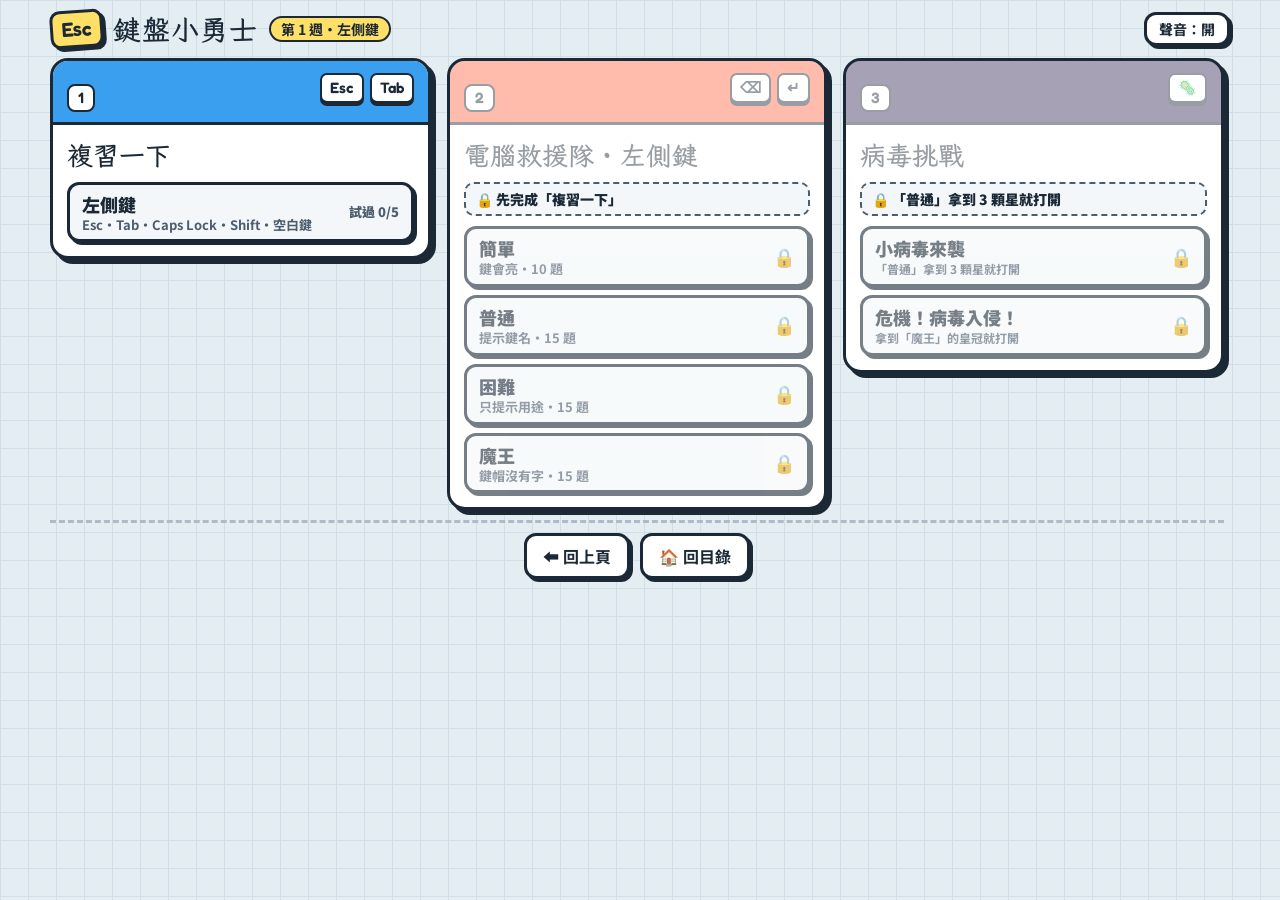
<file: keyboard-w1.html>
<!doctype html>
<html lang="zh-Hant">
<head>
<meta charset="utf-8">
<meta name="viewport" content="width=device-width, initial-scale=1">
<title>鍵盤小勇士（第 1 週・左側鍵）</title>
<link rel="preconnect" href="https://fonts.googleapis.com">
<link rel="preconnect" href="https://fonts.gstatic.com" crossorigin>
<link rel="stylesheet" href="https://fonts.googleapis.com/css2?family=Fredoka:wght@500;600&family=LXGW+WenKai+TC:wght@400;700&family=Noto+Sans+TC:wght@400;700;900&display=swap">
<style>
/* 版面：上方標題列＋模擬電腦畫面＋全尺寸鍵盤；貼紙風格（粗黑框＋硬陰影） */
:root{
  --paper:#E3EDF2; --grid:#D0DEE6; --ink:#1B2836; --ink-soft:#4C5D6E; --card:#FFFFFF; --wash:#F3F7FA;
  --case:#26323F; --cap:#F5F7F9; --cap-edge:#AEBBC7; --cap-dim:#D9E1E8; --dim-txt:#8593A1;
  --g-esc:#FF6B4A; --g-left:#3A9FEF; --g-space:#9466EE; --g-edit:#EE4F8B; --g-arrow:#FFC233;
  --good:#1FA963; --bad:#E5484D; --hl:#FFE066; --gold:#F2B400; --mid:#B07D00;
  --desk-a:#4F9BE0; --desk-b:#8CC6EE; --taskbar:#1F2A36;
  --f-display:'LXGW WenKai TC','Noto Sans TC','Microsoft JhengHei',sans-serif;
  --f-body:'Noto Sans TC','PingFang TC','Microsoft JhengHei',sans-serif;
  --f-key:'Fredoka','Noto Sans TC',sans-serif;
  --kbh:clamp(150px,36vh,320px); --doc-fs:clamp(18px,3.4vh,30px);
  color-scheme:light;
}
*{box-sizing:border-box}
[hidden]{display:none!important}
html,body{height:100%}
html{background:var(--paper)}
body{
  margin:0;
  background:var(--paper);
  background-image:linear-gradient(var(--grid) 1px,transparent 1px),linear-gradient(90deg,var(--grid) 1px,transparent 1px);
  background-size:28px 28px;
  color:var(--ink); font-family:var(--f-body); font-size:16px; line-height:1.6;
  padding:10px max(16px,env(safe-area-inset-right,0px)) 10px max(16px,env(safe-area-inset-left,0px));
}
.wrap{height:100%;display:flex;flex-direction:column;gap:10px;max-width:1180px;margin:0 auto}
h1,h2,h3{font-family:var(--f-display);font-weight:700;margin:0;text-wrap:balance;line-height:1.25}
p{margin:0}
button{font-family:inherit}

.top{flex:none;display:flex;flex-wrap:wrap;align-items:center;gap:10px 18px;justify-content:space-between}
.brand{display:flex;align-items:center;gap:10px;flex-wrap:wrap}
.brand h1{font-size:28px;letter-spacing:.04em;user-select:none}
.brand .tagk{display:inline-block;background:var(--hl);border:3px solid var(--ink);border-radius:10px;padding:0 8px;box-shadow:3px 3px 0 var(--ink);font-family:var(--f-key);font-weight:600;font-size:20px;transform:rotate(-4deg)}
.row{display:flex;gap:8px;flex-wrap:wrap;align-items:center}

.btn{font:700 16px var(--f-body);padding:8px 16px;border:3px solid var(--ink);border-radius:12px;background:var(--card);color:var(--ink);box-shadow:3px 3px 0 var(--ink);cursor:pointer;transition:transform .06s}
.btn:hover{background:var(--wash)}
.btn:active{transform:translate(2px,2px);box-shadow:1px 1px 0 var(--ink)}
.btn.primary{background:var(--hl)}
.btn.sm{font-size:14px;padding:4px 12px}
.btn:disabled{opacity:.45;cursor:not-allowed}
.btn:focus-visible{outline:3px solid var(--g-left);outline-offset:3px}
.card{background:var(--card);border:3px solid var(--ink);border-radius:18px;box-shadow:5px 5px 0 var(--ink);padding:18px}
.badge{display:inline-block;font-size:13px;font-weight:700;border:2px solid var(--ink);border-radius:999px;padding:0 10px;background:var(--wash)}
.ver{font-size:14px;background:var(--hl)}

/* ---------- 模擬電腦 ---------- */
.monitor{background:var(--case);border:3px solid var(--ink);border-radius:18px;padding:8px;box-shadow:5px 5px 0 var(--ink);position:relative;flex:1;min-height:0;display:flex;flex-direction:column}
#rvScene,#gScene,#wScene{flex:1;min-height:0}
.desk{height:100%;border-radius:8px;background:linear-gradient(160deg,var(--desk-a),var(--desk-b));position:relative;overflow:hidden;display:flex;flex-direction:column}
.win{position:relative;margin:10px auto 8px;width:min(92%,720px);flex:1;min-height:0;background:#fff;border:2px solid var(--ink);border-radius:8px;display:flex;flex-direction:column;overflow:hidden;box-shadow:0 6px 0 rgba(0,0,0,.15)}
.win-bar{display:flex;justify-content:space-between;align-items:center;background:#E8EEF3;border-bottom:2px solid var(--ink);padding:2px 10px;font-size:14px;font-weight:700}
.win-bar .ctl{font-family:var(--f-key);letter-spacing:8px;color:var(--ink-soft)}
.win-body{flex:1;min-height:0;padding:6px 18px;font-size:var(--doc-fs);overflow:hidden;position:relative}
.taskbar{height:34px;flex:none;background:var(--taskbar);display:flex;align-items:center;justify-content:space-between;padding:0 12px;color:#fff;font-size:14px}
.tb-start{width:26px;height:26px;display:grid;grid-template-columns:1fr 1fr;gap:2px}
.tb-start i{background:#7CC4FF;border-radius:1px}
.tb-right{display:flex;align-items:center;gap:12px}
.tb-lamp{display:flex;align-items:center;gap:6px;color:#C9D3DD}
.tb-lamp i{width:12px;height:12px;border-radius:50%;background:#4A5867;border:2px solid #0E151C}
.tb-lamp i.on{background:#5BF07A;box-shadow:0 0 10px #5BF07A}
.tb-ime{width:30px;height:28px;border-radius:6px;background:#fff;color:var(--ink);font-weight:900;display:grid;place-items:center;font-size:16px}
.blinkbg{animation:blinkbg .7s ease-in-out infinite}
@keyframes blinkbg{50%{background:var(--hl);transform:scale(1.15)}}

.doc .ln{white-space:pre;line-height:1.55;min-height:1.55em;border-bottom:1px dashed #E1E8EE;position:relative}
.caret{display:inline-block;width:3px;height:1.05em;background:#1673D6;vertical-align:-.12em;animation:blink 1s steps(1) infinite;margin:0 1px}
@keyframes blink{50%{opacity:0}}
.m-red{color:var(--bad);background:#FFE1E1;border-radius:4px;animation:redblink .6s ease-in-out infinite;padding:0 2px}
@keyframes redblink{50%{background:#FFB7B7}}
.m-star{display:inline-block;width:0;position:relative;vertical-align:top}
.m-star::after{content:"★";position:absolute;left:-.42em;top:-.62em;font-size:.85em;color:var(--gold);text-shadow:1px 1px 0 var(--ink);animation:bounce .7s ease-in-out infinite}
@keyframes bounce{50%{transform:translateY(-5px)}}
.m-gap{display:inline-block;width:.7em;height:1em;vertical-align:-.15em;border-bottom:4px solid #1673D6;background:rgba(22,115,214,.12);border-radius:3px;animation:redblink .6s infinite}

.frow{display:flex;align-items:center;gap:12px;margin-bottom:6px;font-size:.8em}
.frow span{width:3em;flex:none}
.fld{flex:1;border:3px solid var(--cap-edge);border-radius:8px;padding:0 10px;min-height:1.6em;background:#fff;display:flex;align-items:center}
.fld.on{border-color:#1673D6;box-shadow:0 0 0 4px rgba(22,115,214,.22)}
.win-body:has(.frow){display:flex;gap:14px;align-items:flex-start;padding-top:14px}
.win-body .frow{flex:1;min-width:0;flex-direction:column;align-items:stretch;gap:4px;margin:0;font-size:.85em}
.win-body .frow span{width:auto;font-weight:700}
.win-body .fld{width:100%;min-height:1.9em}
.win-body .fld.next{border-width:4px;border-style:dashed;border-color:var(--gold);background:#FFF6CC;position:relative}
.win-body .fld.next::after{content:"下一格";position:absolute;right:8px;top:50%;transform:translateY(-50%);font-size:.7em;font-weight:900;color:var(--mid)}

.big-demo{height:100%;display:flex;align-items:center;justify-content:center;gap:5%;flex-wrap:wrap}
.lampbig{width:1.4em;height:1.4em;border-radius:50%;border:3px solid var(--ink);background:#CFD6DC;flex:none}
.lampbig.on{background:#59E36B;box-shadow:0 0 22px #59E36B}
.sample{font-family:var(--f-key);font-weight:600;font-size:2.1em;letter-spacing:.04em}
.sample.zh{font-family:var(--f-body);font-weight:900}
.ghost{opacity:.35;border:3px dashed var(--ink-soft);border-radius:12px;padding:0 .3em}
.arrowto{font-size:1.4em;color:var(--ink-soft)}
.imebig{width:2.2em;height:2.2em;border-radius:14px;border:3px solid var(--ink);display:grid;place-items:center;font-weight:900;font-size:1.3em;background:var(--wash);flex:none}
.imebig.zh{background:#FFE3D6}
.imebig.en{background:#DCEEFF}

.pop{position:absolute;left:50%;top:46%;transform:translate(-50%,-50%);width:min(72%,360px);background:#fff;border:3px solid var(--ink);border-radius:10px;box-shadow:6px 6px 0 rgba(0,0,0,.3);z-index:3;animation:popin .25s ease-out}
.pop-bar{display:flex;justify-content:space-between;background:var(--g-esc);color:#fff;font-size:14px;font-weight:700;padding:3px 10px;border-bottom:3px solid var(--ink)}
.pop p{padding:16px 12px;text-align:center;font-size:20px;font-weight:900}
.pop.out{animation:popout .28s forwards}
.pop.dlg .pop-bar{background:#1673D6}
.dlg-btns{display:flex;gap:10px;justify-content:center;padding:0 12px 14px}
.dlg-btns span{border:2px solid var(--ink);border-radius:8px;padding:2px 18px;font-weight:700;font-size:16px}
.dlg-btns .okb{background:#1673D6;color:#fff}
.dlg-btns .okb.pulse{animation:okpulse .7s ease-in-out infinite}
.dlg-btns .okb.press{transform:scale(.9);background:var(--good)}
@keyframes okpulse{50%{box-shadow:0 0 0 6px rgba(255,194,51,.8)}}
@keyframes popin{from{transform:translate(-50%,-50%) scale(.6);opacity:0}}
@keyframes popout{to{transform:translate(-50%,-50%) scale(.5);opacity:0}}

.banner{position:absolute;top:22px;right:22px;z-index:6;background:var(--ink);color:#fff;border:3px solid #fff;border-radius:14px;padding:6px 16px 6px 8px;display:flex;gap:12px;align-items:center;font-size:22px;font-weight:900;box-shadow:0 6px 0 rgba(0,0,0,.25);transition:opacity .3s,transform .3s}
.banner b{font-family:var(--f-key);font-weight:600;border:2px solid var(--ink);border-radius:10px;padding:0 12px;color:#fff}
.banner b.g-arrow{color:var(--ink)}
.banner.hide{opacity:0;transform:translateY(-8px);pointer-events:none}

/* 提示牌（鷹架）：簡單＝鍵名＋亮燈、普通＝鍵名、困難＝用途、魔王＝不顯示 */
.ask{position:absolute;top:22px;left:22px;z-index:6;display:flex;align-items:center;gap:10px;background:#fff;border:3px solid var(--ink);border-radius:14px;padding:6px 14px;box-shadow:0 6px 0 rgba(0,0,0,.2)}
.ask-l{font-size:14px;font-weight:900;color:var(--ink-soft)}
.ask .chip{font-size:24px;padding:0 14px}
.ask-use{font-weight:900;font-size:24px}

.fixfx{position:absolute;inset:0;pointer-events:none;z-index:7;display:grid;place-items:center}
.fixfx span{font-family:var(--f-display);font-weight:700;font-size:44px;color:var(--good);background:#fff;border:4px solid var(--good);border-radius:20px;padding:0 22px;animation:fix .7s ease-out forwards}
.fixfx.mid span{color:var(--mid);border-color:var(--gold)}
.fixfx.no span{color:var(--bad);border-color:var(--bad)}
@keyframes fix{0%{transform:scale(.4);opacity:0}30%{transform:scale(1.1);opacity:1}100%{transform:scale(1) translateY(-20px);opacity:0}}

/* ---------- 鍵盤 ---------- */
.kb-zone{flex:none;display:grid;gap:8px}
.kb-case{background:var(--case);border:3px solid var(--ink);border-radius:20px;padding:1.4%;box-shadow:5px 5px 0 var(--ink);width:min(100%,calc(var(--kbh)*3.8));margin-inline:auto}
.kb-scroll{overflow-x:auto}
.kb{position:relative;width:100%;min-width:640px;aspect-ratio:23/6.25;container-type:inline-size}
.k{--u:calc(100cqw / 23);position:absolute;padding:calc(var(--u)*.05)}
.cap{width:100%;height:100%;border-radius:calc(var(--u)*.14);background:var(--cap);color:var(--ink);display:flex;align-items:center;justify-content:center;text-align:center;font-family:var(--f-key);font-weight:600;font-size:calc(var(--u)*.26);line-height:1.05;box-shadow:inset 0 calc(var(--u)*-.13) 0 var(--cap-edge);padding-bottom:calc(var(--u)*.1);transition:transform .05s,background .15s;position:relative}
.k.dim .cap{background:var(--cap-dim);color:var(--dim-txt);font-size:calc(var(--u)*.22)}
.cap.g-esc{background:var(--g-esc);color:#fff}
.cap.g-left{background:var(--g-left);color:#fff}
.cap.g-space{background:var(--g-space);color:#fff}
.cap.g-edit{background:var(--g-edit);color:#fff}
.cap.g-arrow{background:var(--g-arrow);color:var(--ink)}
.k.sp .cap{box-shadow:inset 0 calc(var(--u)*-.13) 0 rgba(0,0,0,.25);font-size:calc(var(--u)*.3)}
.kb.hard .k.sp .cap{background:var(--cap-dim);color:var(--ink);box-shadow:inset 0 calc(var(--u)*-.13) 0 var(--cap-edge)}
.kb.hard .k .lbl{opacity:0}
.kb.hard .k.show .lbl{opacity:1}
.k.down .cap{transform:translateY(calc(var(--u)*.07));box-shadow:inset 0 calc(var(--u)*-.05) 0 rgba(0,0,0,.25)}
.k.glow .cap{outline:calc(var(--u)*.11) solid var(--hl);outline-offset:calc(var(--u)*.02);animation:pulse 1s ease-in-out infinite;z-index:2}
@keyframes pulse{50%{outline-color:#fff;outline-offset:calc(var(--u)*.09)}}
.k.ok .cap{background:var(--good)!important;color:#fff!important}
.k.no .cap{background:var(--bad)!important;color:#fff!important}
.k.show .cap{outline:calc(var(--u)*.12) solid #5BF08F;z-index:2;animation:pulse .5s ease-in-out infinite}
.k.sp.off .cap{background:var(--cap-dim);color:var(--dim-txt);box-shadow:inset 0 calc(var(--u)*-.13) 0 var(--cap-edge)}

.chip{display:inline-flex;align-items:center;font-family:var(--f-key);font-weight:600;color:#fff;border:2px solid var(--ink);border-radius:8px;padding:0 10px;white-space:nowrap}
.chip.g-arrow{color:var(--ink)}
.bg-esc{background:var(--g-esc)} .bg-left{background:var(--g-left)} .bg-space{background:var(--g-space)} .bg-edit{background:var(--g-edit)} .bg-arrow{background:var(--g-arrow)}

.focus-pill{position:fixed;left:50%;transform:translateX(-50%);bottom:calc(16px + env(safe-area-inset-bottom,0px));z-index:20;background:var(--ink);color:#fff;border:3px solid var(--hl);border-radius:999px;padding:10px 22px;font:700 16px var(--f-body);cursor:pointer;box-shadow:0 6px 0 rgba(0,0,0,.25);animation:bob 1.4s ease-in-out infinite;max-width:calc(100% - 32px)}
@keyframes bob{50%{transform:translate(-50%,-4px)}}

.hud{display:flex;gap:8px;flex-wrap:wrap}
.hud-item{background:var(--card);border:3px solid var(--ink);border-radius:12px;padding:1px 12px;display:flex;align-items:center;gap:8px;box-shadow:3px 3px 0 var(--ink)}
.hud-l{font-size:12px;color:var(--ink-soft)}
.hud-item b{font-family:var(--f-key);font-size:20px;font-variant-numeric:tabular-nums}
.hud-item b.hud-lv{font-family:var(--f-body);font-weight:900;font-size:18px}

main{flex:1;min-height:0;display:flex;flex-direction:column}
main>[data-screen]{flex:1;min-height:0;display:flex;flex-direction:column;gap:10px}
main>[data-screen="home"],main>[data-screen="result"]{overflow:auto;padding:0 6px 6px 0}

/* ---------- 首頁 ---------- */
.entries{display:grid;grid-template-columns:repeat(auto-fit,minmax(280px,1fr));gap:16px;align-items:start}
.entry{display:flex;flex-direction:column;background:var(--card);border:3px solid var(--ink);border-radius:18px;box-shadow:5px 5px 0 var(--ink);overflow:hidden}
.entry-band{height:64px;border-bottom:3px solid var(--ink);position:relative;display:flex;align-items:flex-end;padding:10px 14px}
.entry-band .num{font-family:var(--f-key);font-weight:600;font-size:15px;background:#fff;border:2px solid var(--ink);border-radius:8px;padding:0 9px}
.entry-band .deco{position:absolute;right:14px;top:12px;display:flex;gap:6px}
.entry-band .deco span{font-family:var(--f-key);font-weight:600;font-size:15px;background:#fff;border:2px solid var(--ink);border-radius:7px;padding:1px 8px;box-shadow:0 3px 0 var(--ink)}
.entry-body{padding:14px;display:flex;flex-direction:column;gap:10px;flex:1}
.entry-body h2{font-size:26px}
.entry.locked .entry-band,.entry.locked .entry-body h2{opacity:.45}
.lockmsg{font-size:14px;font-weight:900;color:var(--ink);background:var(--wash);border:2px dashed var(--ink-soft);border-radius:10px;padding:4px 10px}
.diffs{display:grid;gap:8px}
.diff{display:flex;justify-content:space-between;align-items:center;gap:10px;font:900 18px var(--f-body);border:3px solid var(--ink);border-radius:12px;background:var(--wash);padding:6px 12px;cursor:pointer;box-shadow:3px 3px 0 var(--ink);color:var(--ink);width:100%}
.diff:hover:not(:disabled){background:var(--hl)}
.diff:disabled{cursor:not-allowed;opacity:.6}
.diff small{display:block;font-size:13px;font-weight:700;color:var(--ink-soft);line-height:1.3}
.diff>span:first-child{text-align:left}
.diff .st{font-size:13px;font-weight:900;color:var(--ink-soft);white-space:nowrap}
.diff .st.ok{color:var(--good)}
.lv-r{display:grid;justify-items:end;line-height:1.2}
.stars{color:var(--gold);letter-spacing:1px;font-size:16px;white-space:nowrap}
.stars .off{color:var(--cap-dim)}
.lv-best{font-size:12px;font-weight:700;color:var(--ink-soft);white-space:nowrap}
.crown{font-style:normal;margin-right:4px}
.crown.grey{filter:grayscale(1);opacity:.45}
.tpanel{display:flex;gap:8px;flex-wrap:wrap;align-items:center}
a.btn{display:inline-flex;align-items:center;text-decoration:none}
.footnav{display:flex;gap:10px;flex-wrap:wrap;justify-content:center;padding-top:10px;border-top:3px dashed var(--cap-edge)}

/* ---------- 熱身、複習一下的打勾列 ---------- */
.checks{display:grid;grid-template-columns:repeat(5,1fr);gap:6px}
.chk{border:2px solid var(--ink);border-radius:12px;background:var(--card);padding:3px 4px;display:grid;justify-items:center;gap:0;min-width:0}
.chk .chip{font-size:14px;padding:0 6px;max-width:100%;overflow:hidden;text-overflow:ellipsis}
.chk .mark{font-size:12px;font-weight:900;color:var(--cap-edge)}
.chk.done{background:#E3F7EC;border-color:var(--good)}
.chk.done .mark{color:var(--good)}
.chk.now{background:#FFF6CC;border-color:var(--gold)}
.chk .arr{font-family:var(--f-key);font-size:12px;letter-spacing:2px;color:var(--cap-edge)}
.chk .arr b{color:var(--good)}
.rv-done{position:absolute;left:50%;bottom:52px;transform:translateX(-50%);z-index:6;font-size:20px;padding:10px 26px}

/* ---------- 電腦救援隊 ---------- */
.timer{position:relative;height:16px;border:3px solid var(--ink);border-radius:999px;overflow:hidden;background:var(--wash)}
.timer div{height:100%;width:100%;background:var(--good);transform-origin:right}
.timer div.warn{background:var(--g-arrow)}
.timer-zones{display:flex;justify-content:space-between;gap:10px;font-size:12px;color:var(--ink-soft);font-weight:700;padding:0 4px;margin-top:-6px;flex-wrap:wrap}
.go-cover{position:absolute;inset:8px;border-radius:8px;background:rgba(27,40,54,.82);z-index:8;display:grid;place-items:center;align-content:center;gap:12px;color:#fff;text-align:center;padding:16px}
.go-cover h2{font-size:34px}
.go-cover p{font-size:18px;font-weight:700}
.go-cover .r-btns{justify-content:center}
.count{font-family:var(--f-key);font-size:72px;font-weight:600;line-height:1}

/* ---------- 結算 ---------- */
.result{display:grid;gap:14px;justify-items:start}
.result h2{font-size:30px}
.r-top{display:flex;gap:12px;align-items:center;flex-wrap:wrap}
.trend{font-weight:900;font-size:18px;border:3px solid var(--ink);border-radius:999px;padding:2px 16px;background:var(--wash)}
.trend.best{background:var(--hl)}
.trend.up{background:#DDF5E7;color:#127A45}
.r-mid{display:flex;align-items:center;gap:8px 22px;flex-wrap:wrap}
.r-stars{font-size:44px;letter-spacing:4px;color:var(--gold);line-height:1}
.r-stars .off{color:var(--cap-dim)}
.r-score{font-family:var(--f-key);font-size:46px;font-weight:600;line-height:1;font-variant-numeric:tabular-nums}
.r-score small{font-family:var(--f-body);font-size:18px;font-weight:900;margin-left:4px}
.r-crown{display:flex;align-items:center;gap:8px;font-weight:900;border:3px solid var(--ink);border-radius:14px;padding:2px 14px 2px 8px;background:#FFF6CC}
.r-crown i{font-size:34px;font-style:normal;line-height:1.2}
.r-crown.grey{background:var(--wash)}
.r-crown.grey i{filter:grayscale(1);opacity:.45}
.r-stats{display:flex;gap:10px;flex-wrap:wrap}
.r-stats div{border:2px solid var(--ink);border-radius:10px;padding:4px 14px;background:var(--wash)}
.r-stats b{font-family:var(--f-key);font-size:22px;font-variant-numeric:tabular-nums;margin-left:6px}
.r-stats .fc{background:var(--hl);font-weight:900}
.missed{display:flex;gap:8px;flex-wrap:wrap;align-items:center}
.missed .chip{font-size:18px;padding:2px 12px}
.r-btns{display:flex;gap:10px;flex-wrap:wrap}
.unlock-note{background:var(--hl);border:3px solid var(--ink);border-radius:12px;padding:6px 14px;font-weight:900}
.unlock-note.tip{background:var(--wash)}
.hist{width:100%;max-width:600px;display:grid;gap:6px}
.hist-row{display:grid;grid-template-columns:4.5em 1fr 5.5em 5.5em;gap:8px;align-items:center;font-size:14px;font-variant-numeric:tabular-nums}
.hist-row .bar{height:16px;border-radius:6px;background:var(--cap-dim);overflow:hidden}
.hist-row .bar i{display:block;height:100%;background:var(--g-left);border-radius:6px}
.hist-row.best .bar i{background:var(--gold)}
.hist-row.now{font-weight:900}
.hist-row.now .bar i{background:var(--g-edit)}
.hist-row span:nth-child(3),.hist-row span:nth-child(4){text-align:right}
.hist-row .hs{color:var(--gold);letter-spacing:-1px}
.hist-head{color:var(--ink-soft);font-size:12px}

/* ---------- 逐級解鎖、皇冠、示範 ---------- */
.diff .lk{font-size:12px;font-weight:700;color:var(--ink-soft)}
.crowns{display:flex;align-items:center;gap:4px 8px;flex-wrap:wrap;border:2px dashed var(--gold);border-radius:12px;padding:4px 10px;background:#FFF9DB;font-size:14px;font-weight:900}
.crowns i{font-style:normal;font-size:22px}
.crowns i.off{filter:grayscale(1);opacity:.3}
.crowns b{color:var(--mid)}
.ver.demo{background:var(--g-esc);color:#fff}
.demo-bar{grid-column:1/-1;background:var(--g-esc);color:#fff;font-weight:900;border:3px solid var(--ink);border-radius:12px;padding:6px 14px}

/* ---------- 病毒入侵 ---------- */
#vScene{flex:1;min-height:0}
.vlayer{position:absolute;inset:8px 8px 42px;pointer-events:none;z-index:5;overflow:hidden;border-radius:8px}
.vlayer.hit{animation:infect .45s ease-out}
@keyframes infect{0%{background:rgba(229,72,77,.55)}100%{background:transparent}}
.virus{position:absolute;width:clamp(70px,13vh,120px);transform:translate(-50%,-50%);filter:drop-shadow(0 4px 0 rgba(0,0,0,.25))}
.virus.walk{animation:wobble .5s ease-in-out infinite alternate}
@keyframes wobble{to{rotate:8deg}}
.virus.die{transition:transform .3s,opacity .3s!important;transform:translate(-50%,-50%) scale(.1) rotate(180deg)!important;opacity:0}
.virus.grab{transition:transform .3s!important;transform:translate(-50%,-50%) scale(1.6)!important}
.hearts{font-size:20px;letter-spacing:2px;color:var(--bad)}
.hearts .off{color:var(--cap-dim)}
#vBar{height:100%;width:100%;background:#8B5CF6;transform-origin:right}
#vBar.warn{background:var(--bad)}

/* 速度關卡的背景：第 1 關藍天 → 2 黃昏 → 3 紫色警報 → 4 紅色危險（邊框閃） → 5 黑色程式碼 */
[data-screen=virus] .monitor .desk{transition:background .6s}
[data-screen=virus] .monitor[data-stage="2"] .desk{background:linear-gradient(160deg,#F59E42,#FBD38D)}
[data-screen=virus] .monitor[data-stage="3"] .desk{background:linear-gradient(160deg,#6D28D9,#C4B5FD)}
[data-screen=virus] .monitor[data-stage="4"] .desk{background:linear-gradient(160deg,#B91C1C,#F87171)}
[data-screen=virus] .monitor[data-stage="4"]{animation:alarm 1s ease-in-out infinite}
@keyframes alarm{50%{box-shadow:5px 5px 0 var(--ink),0 0 0 6px rgba(229,72,77,.7)}}
[data-screen=virus] .monitor[data-stage="5"] .desk{background:#0B1220 repeating-linear-gradient(0deg,rgba(91,240,122,.12) 0 2px,transparent 2px 22px)}
[data-screen=virus] .monitor[data-stage="5"]{animation:alarm .6s ease-in-out infinite}
[data-screen=virus] .monitor[data-stage="5"] .desk::before{content:"01001 110 0101 1 0011 01 10110 0 1101 01";position:absolute;inset:0;color:rgba(91,240,122,.35);font:700 22px monospace;letter-spacing:.6em;line-height:2.2;word-break:break-all;animation:rain 3s linear infinite;pointer-events:none}
@keyframes rain{from{transform:translateY(-30%)}to{transform:translateY(10%)}}
.vstage{position:absolute;left:18px;top:16px;z-index:6;background:rgba(27,40,54,.85);color:#fff;border:2px solid #fff;border-radius:999px;padding:2px 14px;font-weight:900;font-size:15px}
.vstage-big{position:absolute;left:50%;top:40%;transform:translate(-50%,-50%);z-index:9;font-family:var(--f-display);font-size:clamp(28px,6vh,48px);font-weight:700;color:#fff;background:var(--ink);border:4px solid var(--hl);border-radius:20px;padding:4px 26px;white-space:nowrap;opacity:0;pointer-events:none}
.vstage-big.go{animation:stagein 1.3s ease-out forwards}
@keyframes stagein{0%{opacity:0;transform:translate(-50%,-50%) scale(.5)}20%{opacity:1;transform:translate(-50%,-50%) scale(1.1)}80%{opacity:1}100%{opacity:0;transform:translate(-50%,-80%)}}
.virus{display:grid;justify-items:center}
.virus img{width:100%;display:block}
.virus .vtag{font-size:clamp(14px,2.4vh,20px);margin-top:-6px;padding:0 10px;box-shadow:0 3px 0 var(--ink)}

/* ---------- 證書 ---------- */
.cert-wrap{position:fixed;inset:0;z-index:30;background:rgba(27,40,54,.6);display:grid;place-items:center;padding:16px;overflow:auto}
.cert{width:min(680px,100%);background:#FFFDF4;border:4px solid var(--ink);border-radius:18px;box-shadow:8px 8px 0 var(--ink);padding:14px;animation:popcert .4s ease-out}
@keyframes popcert{from{transform:scale(.7);opacity:0}}
.cert-in{position:relative;border:6px double var(--gold);border-radius:10px;padding:18px 22px 22px;text-align:center;background:
  radial-gradient(circle at 0 0,#FFE9A8 0 40px,transparent 41px),radial-gradient(circle at 100% 0,#FFE9A8 0 40px,transparent 41px),
  radial-gradient(circle at 0 100%,#FFE9A8 0 40px,transparent 41px),radial-gradient(circle at 100% 100%,#FFE9A8 0 40px,transparent 41px)}
.cert-kicker{font-weight:900;color:var(--ink-soft);letter-spacing:.3em}
.cert-title{font-size:clamp(34px,7vh,52px);letter-spacing:.12em;color:var(--mid)}
.cert-sub{font-family:var(--f-display);font-size:22px;font-weight:700;letter-spacing:.5em;margin-bottom:8px}
.cert-body{font-size:18px;line-height:1.9;font-weight:700}
.cert-seat{width:3.2em;font:900 20px var(--f-key);text-align:center;border:none;border-bottom:3px solid var(--ink);background:transparent;color:var(--ink)}
.cert-seat:focus{outline:none;background:#FFF2B8}
.cert-name{font-family:var(--f-display);font-size:30px;font-weight:700;margin:6px 0}
.cert-crowns{display:flex;justify-content:center;gap:10px;flex-wrap:wrap;margin:6px 0}
.cert-crowns div{border:2px solid var(--ink);border-radius:12px;padding:2px 12px;background:#fff;font-weight:900;font-size:14px}
.cert-crowns i{font-style:normal;font-size:24px;display:block;line-height:1.2}
.cert-date{color:var(--ink-soft);font-weight:700;margin-top:6px}
.cert-seal{position:absolute;right:18px;bottom:16px;width:76px;height:76px;border-radius:50%;border:4px solid var(--bad);color:var(--bad);display:grid;place-items:center;font-weight:900;font-size:15px;line-height:1.2;transform:rotate(-12deg);background:rgba(255,255,255,.6)}
.cert-btns{justify-content:center;margin-top:12px}
@media print{ body>*:not(.cert-wrap){display:none!important} .cert-wrap{position:static;background:none} .cert-btns{display:none} }

@media (max-width:720px){ html,body{height:auto} .wrap{height:auto} .brand h1{font-size:22px} }
@media (prefers-reduced-motion:reduce){ *{animation:none!important;transition:none!important} }
</style>
</head>
<body>
<div class="wrap">
  <header class="top">
    <div class="brand"><span class="tagk">Esc</span><h1 id="title">鍵盤小勇士</h1><span class="badge ver" id="verBadge"></span></div>
    <div id="hud" class="hud" hidden>
      <div class="hud-item"><span class="hud-l">難度</span><b id="lvV" class="hud-lv">簡單</b></div>
      <div class="hud-item"><span class="hud-l">分數</span><b id="score">0</b></div>
      <div class="hud-item"><span class="hud-l">連段</span><b id="combo">0</b></div>
      <div class="hud-item"><span class="hud-l">進度</span><b id="prog">0</b></div>
    </div>
    <div id="vhud" class="hud" hidden>
      <div class="hud-item"><span class="hud-l">生命</span><span id="vLives" class="hearts"></span></div>
      <div class="hud-item"><span class="hud-l">擊退</span><b id="vCount">0</b></div>
      <div class="hud-item"><span class="hud-l">關卡</span><b id="vStage" class="hud-lv">第 1 關</b><span id="vSpeed" hidden></span></div>
      <div class="hud-item"><span class="hud-l">最佳</span><b id="vBest">0</b></div>
    </div>
    <div class="row">
      <button class="btn sm" id="soundBtn" type="button">聲音：開</button>
      <button class="btn sm" id="homeBtn" type="button" hidden>回首頁</button>
    </div>
  </header>

  <main>
    <!-- 首頁 -->
    <section data-screen="home">
      <div id="entries" class="entries"></div>
      <nav class="footnav" id="siteNav"><a class="btn" href="keyboard.html">⬅ 回上頁</a><a class="btn" href="index.html">🏠 回目錄</a></nav>
      <div id="tpanel" class="card tpanel" hidden>
        <b>老師設定</b>
        <button class="btn sm" type="button" id="tDemo">老師示範（全部打開、不存紀錄）</button>
        <button class="btn sm" type="button" id="tCert">預覽證書</button>
        <button class="btn sm" type="button" id="tUnlock">解鎖全部</button>
        <button class="btn sm" type="button" id="tReset">清除這台電腦的紀錄</button>
        <button class="btn sm" type="button" id="tClose">關閉</button>
      </div>
    </section>

    <!-- 熱身活動 -->
    <section data-screen="warm" hidden>
      <div class="monitor">
        <div id="wScene"></div>
        <div id="wAsk" class="ask" hidden></div>
        <div id="wFx" class="fixfx"></div>
        <div id="wCover" class="go-cover" hidden></div>
      </div>
      <div id="wChecks" class="checks"></div>
    </section>

    <!-- 複習一下 -->
    <section data-screen="review" hidden>
      <div class="monitor"><div id="rvScene"></div><div id="rvBanner" class="banner hide"></div>
        <button class="btn primary rv-done" id="rvDone" type="button" hidden>全部試過了！去玩電腦救援隊</button></div>
      <div id="checks" class="checks"></div>
    </section>

    <!-- 電腦救援隊 -->
    <section data-screen="game" hidden>
      <div class="monitor">
        <div id="gScene"></div>
        <div id="gAsk" class="ask" hidden></div>
        <div id="gFx" class="fixfx"></div>
        <div id="gCover" class="go-cover" hidden></div>
      </div>
      <div id="timerWrap" class="timer"><div id="timerBar"></div></div>
      <div id="zones" class="timer-zones"></div>
    </section>

    <!-- 病毒挑戰 -->
    <section data-screen="virus" hidden>
      <div class="monitor">
        <div id="vScene"></div>
        <div id="vLayer" class="vlayer"></div>
        <div id="vStageBig" class="vstage-big"></div>
        <div id="vFx" class="fixfx"></div>
        <div id="vCover" class="go-cover" hidden></div>
      </div>
      <div class="timer"><div id="vBar"></div></div>
      <div id="vZones" class="timer-zones"></div>
    </section>

    <!-- 結算 -->
    <section data-screen="result" hidden>
      <div class="card result">
        <div class="r-top"><h2 id="rTitle"></h2><span id="rTrend" class="trend"></span></div>
        <div class="r-mid"><div id="rStars" class="r-stars"></div><div id="rScore" class="r-score"></div><div id="rCrown" class="r-crown" hidden></div></div>
        <div id="rStats" class="r-stats"></div>
        <div id="rUnlock" class="unlock-note" hidden></div>
        <div id="rMissed" class="missed"></div>
        <div id="rWeak" class="missed" hidden></div>
        <div id="rHist" class="hist"></div>
        <div class="r-btns">
          <button class="btn primary" id="rAgain" type="button">再玩一次</button>
          <button class="btn" id="rNext" type="button" hidden></button>
          <button class="btn" id="rHome" type="button">回首頁</button>
        </div>
      </div>
    </section>
  </main>

  <section class="kb-zone" id="kbZone" aria-label="鍵盤" hidden>
    <div class="kb-scroll"><div class="kb-case"><div class="kb" id="kb"></div></div></div>
  </section>
</div>
<button id="focusPill" class="focus-pill" type="button" hidden>點一下這裡，讓鍵盤連上遊戲</button>

<!-- 鍵盤小勇士證書（集滿 4 頂皇冠時跳出） -->
<div id="certWrap" class="cert-wrap" hidden>
  <div class="cert" role="dialog" aria-label="鍵盤小勇士證書">
    <div class="cert-in">
      <p class="cert-kicker">資訊課</p>
      <h2 class="cert-title">鍵盤小勇士</h2>
      <p class="cert-sub">證　書</p>
      <p class="cert-body">座號 <input id="certSeat" class="cert-seat" type="text" inputmode="numeric" maxlength="3" aria-label="座號"> 號同學<br>
        完成 <b id="certWeek"></b> 的電腦救援隊，<br>在簡單、普通、困難、魔王四個難度都拿到皇冠，<br>特頒此證，恭喜成為</p>
      <p class="cert-name">⌨️ 鍵盤小勇士 ⌨️</p>
      <div id="certCrowns" class="cert-crowns"></div>
      <p class="cert-date" id="certDate"></p>
      <div class="cert-seal">通過<br>認證</div>
    </div>
    <div class="r-btns cert-btns">
      <button class="btn primary" type="button" id="certVirus">去挑戰「危機！病毒入侵！」</button>
      <button class="btn" type="button" id="certClose">關閉</button>
    </div>
  </div>
</div>

<script>
/* ===== 共用：按鍵資料、鍵盤、聲音、情境畫面 ===== */
const $ = s => document.querySelector(s);
const H = s => String(s).replace(/[&<>"]/g, c => ({'&':'&amp;','<':'&lt;','>':'&gt;','"':'&quot;'}[c]));
const rnd = a => a[Math.floor(Math.random()*a.length)];
const shuffle = a => { for (let i=a.length-1;i>0;i--){ const j=Math.floor(Math.random()*(i+1)); [a[i],a[j]]=[a[j],a[i]]; } return a; };

const K = {
  esc:  {codes:['Escape'], key:'Esc', use:'關閉視窗', group:'esc'},
  tab:  {codes:['Tab'], key:'Tab', use:'跳到下一格', group:'left'},
  caps: {codes:['CapsLock'], key:'Caps Lock', use:'大寫鎖定', group:'left'},
  shift:{codes:['ShiftLeft','ShiftRight'], key:'Shift', use:'切換中／英', group:'left'},
  space:{codes:['Space'], key:'空白鍵', use:'空一格', group:'space'},
  enter:{codes:['Enter','NumpadEnter'], key:'Enter', use:'確定、換行', group:'edit'},
  bksp: {codes:['Backspace'], key:'Backspace', use:'刪除左邊的字', group:'edit'},
  del:  {codes:['Delete'], key:'Delete', use:'刪除右邊的字', group:'edit'},
  up:   {codes:['ArrowUp'], key:'↑', use:'往上移', group:'arrow'},
  down: {codes:['ArrowDown'], key:'↓', use:'往下移', group:'arrow'},
  left: {codes:['ArrowLeft'], key:'←', use:'往左移', group:'arrow'},
  right:{codes:['ArrowRight'], key:'→', use:'往右移', group:'arrow'},
};
const ARROWS = ['up','down','left','right'];
const TOPICS = ['esc','tab','caps','shift','space','enter','bksp','del','arrow'];
const topicOf = id => ARROWS.includes(id) ? 'arrow' : id;
const TOPIC = {};
TOPICS.forEach(t => TOPIC[t] = t==='arrow' ? {key:'方向鍵', use:'移動游標', group:'arrow', codes:['ArrowUp','ArrowDown','ArrowLeft','ArrowRight']} : K[t]);
const CODE2K = {};
Object.keys(K).forEach(id => K[id].codes.forEach(c => CODE2K[c] = id));

/* ---------- 全尺寸鍵盤 ---------- */
function buildKeyboard(el){
  const L = [];
  const k = (code,label,x,y,w,h) => L.push({code,label,x,y,w:w||1,h:h||1});
  k('Escape','Esc',0,0);
  for (let i=1;i<=12;i++){ const x = i<=4 ? 1+i : i<=8 ? 1.5+i : 2+i; k('F'+i,'F'+i,x,0); }
  k('PrintScreen','PrtSc',15.5,0); k('ScrollLock','ScrLk',16.5,0); k('Pause','Pause',17.5,0);
  ['Backquote:`','Digit1:1','Digit2:2','Digit3:3','Digit4:4','Digit5:5','Digit6:6','Digit7:7','Digit8:8','Digit9:9','Digit0:0','Minus:-','Equal:='].forEach((s,i)=>{ const p=s.split(':'); k(p[0],p[1],i,1.25); });
  k('Backspace','← Backspace',13,1.25,2);
  k('Insert','Ins',15.5,1.25); k('Home','Home',16.5,1.25); k('PageUp','PgUp',17.5,1.25);
  k('NumLock','Num',19,1.25); k('NumpadDivide','/',20,1.25); k('NumpadMultiply','*',21,1.25); k('NumpadSubtract','-',22,1.25);
  k('Tab','Tab ⇥',0,2.25,1.5);
  'QWERTYUIOP'.split('').forEach((l,i)=>k('Key'+l,l,1.5+i,2.25));
  k('BracketLeft','[',11.5,2.25); k('BracketRight',']',12.5,2.25); k('Backslash','\\',13.5,2.25,1.5);
  k('Delete','Delete',15.5,2.25); k('End','End',16.5,2.25); k('PageDown','PgDn',17.5,2.25);
  k('Numpad7','7',19,2.25); k('Numpad8','8',20,2.25); k('Numpad9','9',21,2.25); k('NumpadAdd','+',22,2.25,1,2);
  k('CapsLock','Caps<br>Lock',0,3.25,1.75);
  'ASDFGHJKL'.split('').forEach((l,i)=>k('Key'+l,l,1.75+i,3.25));
  k('Semicolon',';',10.75,3.25); k('Quote',"'",11.75,3.25); k('Enter','Enter ↵',12.75,3.25,2.25);
  k('Numpad4','4',19,3.25); k('Numpad5','5',20,3.25); k('Numpad6','6',21,3.25);
  k('ShiftLeft','⇧ Shift',0,4.25,2.25);
  'ZXCVBNM'.split('').forEach((l,i)=>k('Key'+l,l,2.25+i,4.25));
  k('Comma',',',9.25,4.25); k('Period','.',10.25,4.25); k('Slash','/',11.25,4.25); k('ShiftRight','⇧ Shift',12.25,4.25,2.75);
  k('ArrowUp','↑',16.5,4.25);
  k('Numpad1','1',19,4.25); k('Numpad2','2',20,4.25); k('Numpad3','3',21,4.25); k('NumpadEnter','Ent',22,4.25,1,2);
  k('ControlLeft','Ctrl',0,5.25,1.25); k('MetaLeft','Win',1.25,5.25,1.25); k('AltLeft','Alt',2.5,5.25,1.25);
  k('Space','空白鍵',3.75,5.25,6.25);
  k('AltRight','Alt',10,5.25,1.25); k('MetaRight','Win',11.25,5.25,1.25); k('ContextMenu','Menu',12.5,5.25,1.25); k('ControlRight','Ctrl',13.75,5.25,1.25);
  k('ArrowLeft','←',15.5,5.25); k('ArrowDown','↓',16.5,5.25); k('ArrowRight','→',17.5,5.25);
  k('Numpad0','0',19,5.25,2); k('NumpadDecimal','.',21,5.25);

  L.forEach(o => {
    const d = document.createElement('div');
    d.className = 'k'; d.dataset.code = o.code;
    d.style.left = (o.x/23*100)+'%'; d.style.top = (o.y/6.25*100)+'%';
    d.style.width = (o.w/23*100)+'%'; d.style.height = (o.h/6.25*100)+'%';
    const id = o.code==='NumpadEnter' ? null : CODE2K[o.code];
    const cap = document.createElement('div'); cap.className = 'cap';
    if (id){ d.classList.add('sp'); cap.classList.add('g-'+K[id].group); } else d.classList.add('dim');
    cap.innerHTML = '<span class="lbl">'+o.label+'</span>';
    d.appendChild(cap); el.appendChild(d);
  });
  const els = code => el.querySelectorAll('[data-code="'+code+'"]');
  return {
    els,
    clear(){ el.querySelectorAll('.k').forEach(x => x.classList.remove('glow','ok','no','show')); },
    glow(codes){ el.querySelectorAll('.glow').forEach(x=>x.classList.remove('glow')); (codes||[]).forEach(c => els(c).forEach(x=>x.classList.add('glow'))); },
    flash(codes,cls,ms){ codes.forEach(c => els(c).forEach(x => { x.classList.add(cls); setTimeout(()=>x.classList.remove(cls), ms||500); })); },
    hard(on){ el.classList.toggle('hard', !!on); },
    down(code){ els(code).forEach(x=>x.classList.add('down')); },
    up(code){ els(code).forEach(x=>x.classList.remove('down')); },
    upAll(){ el.querySelectorAll('.down').forEach(x=>x.classList.remove('down')); }
  };
}

/* ---------- 儲存（只存在這台電腦的瀏覽器；還原系統重開機後自動清空） ---------- */
/* 用 localStorage：重新整理、關掉瀏覽器再打開，紀錄都還在；學生電腦還原後自動清空。
   不會還原的電腦（例如老師電腦），派發前由老師按一次「清除這台電腦的紀錄」（規格書 2.2） */
const store = {
  get(k,d){ try{ const v = localStorage.getItem(k); return v==null ? d : JSON.parse(v); }catch(e){ return d; } },
  set(k,v){ try{ localStorage.setItem(k, JSON.stringify(v)); }catch(e){} }
};

/* ---------- 聲音 ---------- */
const Sound = {
  ac:null, muted:false,
  init(){ if (!this.ac){ try{ this.ac = new (window.AudioContext||window.webkitAudioContext)(); }catch(e){} } if (this.ac && this.ac.state==='suspended') this.ac.resume(); },
  tone(f,d,type,when,vol){
    const ac = this.ac; if (!ac || this.muted) return;
    const o = ac.createOscillator(), g = ac.createGain(), t = ac.currentTime+(when||0);
    o.type = type||'sine'; o.frequency.value = f;
    g.gain.setValueAtTime(vol||.14,t); g.gain.exponentialRampToValueAtTime(.001,t+d);
    o.connect(g); g.connect(ac.destination); o.start(t); o.stop(t+d+.03);
  },
  good(){ this.tone(660,.12,'triangle'); this.tone(990,.2,'triangle',.08); },
  mid(){ this.tone(560,.14,'triangle'); },
  bad(){ this.tone(170,.25,'square',0,.07); },
  tick(){ this.tone(520,.06,'sine',0,.08); },
  win(){ [523,659,784,1047].forEach((f,i)=>this.tone(f,.22,'triangle',i*.11)); },
  soft(){ [392,440,523].forEach((f,i)=>this.tone(f,.22,'triangle',i*.12,.08)); }
};
$('#soundBtn').addEventListener('click', () => { Sound.init(); Sound.muted = !Sound.muted; $('#soundBtn').textContent = Sound.muted ? '聲音：關' : '聲音：開'; });

/* ---------- 鍵盤事件 ---------- */
function listenKeys(kb, onPress){
  let capsDown = false;
  document.addEventListener('keydown', e => {
    if (e.target && e.target.tagName==='INPUT') return;   /* 證書上寫座號時，正常打字 */
    Sound.init();
    const pass = ['F5','F11','F12'].includes(e.code) || ((e.ctrlKey||e.metaKey) && e.code==='KeyR');
    if (!pass) e.preventDefault();
    if (e.repeat) return;
    kb.down(e.code);
    if (e.code==='CapsLock') capsDown = true;
    onPress(e.code, e);
  });
  document.addEventListener('keyup', e => {
    if (e.code.indexOf('Alt')===0 || e.code==='Space') e.preventDefault();
    kb.up(e.code);
    if (e.code==='CapsLock'){ if (!capsDown) onPress('CapsLock', e); capsDown = false; }
  });
}

/* ---------- 焦點提示 ---------- */
function setupFocus(pill, hooks){
  const off = () => { pill.hidden = false; pill.textContent = hooks.pausedText ? hooks.pausedText() : '點一下這裡，讓鍵盤連上畫面'; hooks.blur && hooks.blur(); };
  const on = () => { pill.hidden = true; hooks.focus && hooks.focus(); };
  window.addEventListener('blur', off);
  window.addEventListener('focus', on);
  pill.addEventListener('click', () => { window.focus(); on(); });
  setTimeout(() => { if (!document.hasFocus()) off(); }, 600);
}

/* ---------- 情境畫面 ---------- */
const POPUPS = ['恭喜中獎！','下載免費遊戲？','你的電腦要更新','點我領寶物！','有新訊息！'];
const DIALOGS = ['要存檔嗎？','要送出作業嗎？','要開始遊戲嗎？','要列印嗎？'];
function blankState(){
  return {view:'doc', title:'記事本', lines:[''], r:0, c:0, caps:false, ime:'中',
    popup:null, popupOut:false, respawn:false, dialog:null, dialogOut:false, okPress:false,
    form:null, sample:'apple', red:null, star:null, gap:null, wantCase:null, wantIme:null,
    okPulse:false, nextBlink:false, imeBlink:false, capsBlink:false};
}
class Scene{
  constructor(el){ this.el = el; this.S = blankState(); this.timers = []; }
  load(s){ this.clearTimers(); this.S = Object.assign(blankState(), s); this.render(); }
  clearTimers(){ this.timers.forEach(clearTimeout); this.timers = []; }
  later(fn,ms){ this.timers.push(setTimeout(fn,ms)); }
  line(){ return this.S.lines[this.S.r]; }
  ins(str){ const S=this.S, l=this.line(); S.lines[S.r] = l.slice(0,S.c)+str+l.slice(S.c); S.c += str.length; }
  clearMarks(){ const S=this.S; S.red=S.star=S.gap=S.wantCase=S.wantIme=null; S.okPulse=S.nextBlink=S.imeBlink=S.capsBlink=false; }
  apply(id){
    const S = this.S; this.clearMarks();
    const doc = S.view==='doc';
    switch(id){
      case 'esc':
        if (S.popup && !S.popupOut){
          S.popupOut = true;
          this.later(() => { S.popup=null; S.popupOut=false; this.render();
            if (S.respawn) this.later(() => { S.popup = rnd(POPUPS); this.render(); }, 1800); }, 280);
        } else if (S.dialog && !S.dialogOut){
          S.dialogOut = true; this.later(() => { S.dialog=null; S.dialogOut=false; this.render(); }, 280);
        }
        break;
      case 'enter':
        if (S.dialog && !S.dialogOut){
          S.okPress = true; S.dialogOut = true;
          this.later(() => { S.dialog=null; S.dialogOut=false; S.okPress=false; this.render();
            if (S.respawn) this.later(() => { S.dialog = rnd(DIALOGS); this.render(); }, 1800); }, 380);
        } else if (doc){ const l=this.line(); S.lines.splice(S.r,1,l.slice(0,S.c),l.slice(S.c)); S.r++; S.c=0; }
        break;
      case 'tab':
        if (S.view==='form') S.form.f = (S.form.f+1) % S.form.fields.length;
        else if (doc) this.ins('    ');
        break;
      case 'caps': S.caps = !S.caps; break;
      case 'shift': S.ime = S.ime==='中' ? '英' : '中'; break;
      case 'space': if (doc) this.ins(' '); break;
      case 'bksp':
        if (doc){
          if (S.c>0){ const l=this.line(); S.lines[S.r]=l.slice(0,S.c-1)+l.slice(S.c); S.c--; }
          else if (S.r>0){ const prev=S.lines[S.r-1]; S.lines.splice(S.r-1,2,prev+this.line()); S.r--; S.c=prev.length; }
        } else if (S.view==='form'){ const f=S.form.fields[S.form.f]; f[1]=f[1].slice(0,-1); }
        break;
      case 'del':
        if (doc){
          const l=this.line();
          if (S.c<l.length) S.lines[S.r]=l.slice(0,S.c)+l.slice(S.c+1);
          else if (S.r<S.lines.length-1) S.lines.splice(S.r,2,l+S.lines[S.r+1]);
        }
        break;
      case 'left': if (doc){ if (S.c>0) S.c--; else if (S.r>0){ S.r--; S.c=this.line().length; } } break;
      case 'right': if (doc){ if (S.c<this.line().length) S.c++; else if (S.r<S.lines.length-1){ S.r++; S.c=0; } } break;
      case 'up': if (doc && S.r>0){ S.r--; S.c=Math.min(S.c,this.line().length); } break;
      case 'down': if (doc && S.r<S.lines.length-1){ S.r++; S.c=Math.min(S.c,this.line().length); } break;
    }
    this.render();
  }
  render(){
    const S = this.S; let body = '';
    if (S.view==='doc'){
      body = '<div class="doc">' + S.lines.map((ln,row) => {
        let h = '';
        for (let i=0;i<=ln.length;i++){
          if (S.star && S.star[0]===row && S.star[1]===i) h += '<i class="m-star"></i>';
          if (S.gap && S.gap[0]===row && S.gap[1]===i) h += '<i class="m-gap"></i>';
          if (row===S.r && i===S.c) h += '<i class="caret"></i>';
          if (i<ln.length){ const ch = H(ln[i]); h += (S.red && S.red[0]===row && S.red[1]===i) ? `<span class="m-red">${ch}</span>` : ch; }
        }
        return `<div class="ln">${h}</div>`;
      }).join('') + '</div>';
    } else if (S.view==='form'){
      const n = S.form.fields.length;
      body = S.form.fields.map((f,i) => `<div class="frow"><span>${f[0]}</span><div class="fld ${i===S.form.f?'on':''} ${S.nextBlink && i===(S.form.f+1)%n ? 'next':''}">${H(f[1])}${i===S.form.f?'<i class="caret"></i>':''}</div></div>`).join('');
    } else if (S.view==='caps'){
      const show = S.caps ? S.sample.toUpperCase() : S.sample.toLowerCase();
      body = `<div class="big-demo"><div class="lampbig ${S.caps?'on':''} ${S.capsBlink?'blinkbg':''}"></div><div class="sample">${show}</div>${S.wantCase ? `<span class="arrowto">➜</span><div class="sample ghost">${S.wantCase==='up'?S.sample.toUpperCase():S.sample.toLowerCase()}</div>` : ''}</div>`;
    } else if (S.view==='ime'){
      const zh = S.ime==='中';
      const imeBox = (v,ghost) => `<div class="imebig ${v==='中'?'zh':'en'} ${ghost?'ghost':''} ${!ghost && S.imeBlink?'blinkbg':''}">${v}</div>`;
      body = `<div class="big-demo">${imeBox(S.ime)}<div class="sample ${zh?'zh':''}">${zh?'ㄋㄧˇ ㄏㄠˇ':'hello'}</div>${S.wantIme ? `<span class="arrowto">➜</span>${imeBox(S.wantIme,true)}` : ''}</div>`;
    }
    const pop = S.popup ? `<div class="pop ${S.popupOut?'out':''}"><div class="pop-bar"><span>通知</span><span>✕</span></div><p>${H(S.popup)}</p></div>` : '';
    const dlg = S.dialog ? `<div class="pop dlg ${S.dialogOut?'out':''}"><div class="pop-bar"><span>確認</span><span>✕</span></div><p>${H(S.dialog)}</p><div class="dlg-btns"><span class="okb ${S.okPulse?'pulse':''} ${S.okPress?'press':''}">確定</span><span>取消</span></div></div>` : '';
    this.el.innerHTML = `<div class="desk">
      <div class="win"><div class="win-bar"><span>${H(S.title)}</span><span class="ctl">─□✕</span></div><div class="win-body">${body}</div>${pop}${dlg}</div>
      <div class="taskbar"><span class="tb-start"><i></i><i></i><i></i><i></i></span>
        <span class="tb-right"><span class="tb-lamp"><i class="${S.caps?'on':''}"></i>大寫燈</span><span class="tb-ime ${S.imeBlink?'blinkbg':''}">${S.ime}</span></span></div>
    </div>`;
  }
}

/* 複習一下：每個主題的示範畫面 */
const PRESET = {
  esc:   () => ({lines:['今天的作業寫到一半……'], c:11, popup:rnd(POPUPS), respawn:true}),
  tab:   () => ({view:'form', title:'報名表', form:{fields:[['姓名','王小明'],['座號','12'],['班級','三年二班']], f:0}}),
  caps:  () => ({view:'caps', sample:'apple'}),
  shift: () => ({view:'ime', ime:'中'}),
  space: () => ({lines:['Goodmorning'], c:4}),
  enter: () => ({lines:['今天天氣很好。明天去郊遊。'], c:7, title:'日記', dialog:'要存檔嗎？', respawn:true}),
  bksp:  () => ({lines:['我愛電腦課課課課'], c:8}),
  del:   () => ({lines:['我的的的的作業'], c:1}),
  arrow: () => ({lines:['我是三年級的學生','今天要上電腦課','下課去操場玩'], r:1, c:3}),
};
function bannerShow(el, id){
  const t = K[id] || TOPIC[id];
  el.innerHTML = `<b class="bg-${t.group} g-${t.group}">${H(t.key)}</b>${H(t.use)}`;
  el.classList.remove('hide');
  clearTimeout(el._t); el._t = setTimeout(() => el.classList.add('hide'), 1800);
}

/* =====================================================================
   版本與主題參數（對應「主題設定表-鍵盤小勇士三週版」；改數字不用動下面的程式）
   ===================================================================== */
/* VERSION：id＝紀錄的鍵名；warmup＝熱身範圍（null＝這週不熱身）；
   review＝「複習一下」範圍（null＝熱身做完就當作複習完成）；game＝電腦救援隊練的範圍 */
const VERSION = {"id": "w1", "name": "第 1 週・左側鍵", "warmup": null, "review": "left", "game": "left"};

/* 四級難度。good＝「良」的秒數；limit＝超過就算「不可」（0＝不限時）；n＝各範圍的題數
   scaffold（鷹架）：glow＝提示鍵名＋鍵會亮、name＝只提示鍵名、use＝只提示用途、none＝只看情境＋鍵帽沒有字
   逐級解鎖（規格書 3.2，v3.0）：見下方 GATE */
const LEVELS = [
  {id:'easy',   name:'簡單', good:3,   limit:0, n:{left:10, right:10, mix:12}, scaffold:'glow', note:'鍵會亮'},
  {id:'normal', name:'普通', good:2,   limit:5, n:{left:15, right:15, mix:18}, scaffold:'name', note:'提示鍵名'},
  {id:'hard',   name:'困難', good:2.5, limit:5, n:{left:15, right:15, mix:18}, scaffold:'use',  note:'只提示用途'},
  {id:'boss',   name:'魔王', good:2,   limit:4, n:{left:15, right:15, mix:18}, scaffold:'none', note:'鍵帽沒有字'},
];
/* 熱身（規格書第 8 節）：範圍內每種鍵出 1 題、只提示用途、不計時、不計分、不留成績；
   答錯的鍵排到最後再出一次，全部想起來才算完成（只記「完成了沒」，用來打開下一步） */
const WARM = {scaffold:'use'};
const STAR_AT = [60,70,80,90,95];     /* 5 顆星的門檻 */
const CROWN = {full:100, keep:90};    /* 100 分得到皇冠；之後 90 分以上皇冠保持，低於 90 變灰 */
const TREND_FLAT = 5;                 /* 和上一次相差 5 分以內＝「穩住了」 */
const WEIGHT = {base:1, bad:2, slow:1, recover:0.5, slowRatio:1.5, minSamples:5, max:6}; /* 錯題權重 */
const HISTORY_MAX = 10;               /* 結算畫面顯示的歷史筆數 */
/* 逐級解鎖：GATE[i]＝打開第 i 級需要「前一級」拿到幾顆星（簡單 5 顆→普通、普通 4 顆→困難、困難 4 顆→魔王） */
const GATE = [0, 5, 4, 4];
/* 病毒挑戰（挑戰模式，規格書 3.4）：不限題數，按錯或超時扣 1 命，命用完結束；每擊退 every 隻，時限縮短 step 秒，最短 min 秒
   mini＝小病毒來襲：「普通」拿到 3 顆星就打開；病毒舉著鍵名牌、鍵帽有字；按到字母等非本單元的鍵不扣命
   crisis＝危機！病毒入侵！：「魔王」拿到皇冠就打開；沒有任何提示、鍵帽沒有字；按到任何錯的鍵都扣命 */
const VIRUS_MODES = {
  mini:   {name:'小病毒來襲',       lives:3, start:5, min:3, step:0.25, every:10, hint:true,  strict:false, open:{level:1, stars:3}},
  crisis: {name:'危機！病毒入侵！', lives:3, start:4, min:2, step:0.25, every:10, hint:false, strict:true,  open:'bossCrown'},
};
/* 終點：擊退 GOAL 隻就「守護成功」。關卡：每 STAGE_EVERY 隻升一關、換背景（5 關 × 20 隻＝100 隻）；
   速度仍依各模式的 every（每 10 隻變快一次） */
const VIRUS_GOAL = 100, STAGE_EVERY = 20;
const VIRUS_STAGES = ['電腦有點怪怪的…','病毒變多了！','警報！警報！','紅色危險！','最終防線！'];

const SIDES = {
  left: {name:'左側鍵', note:'Esc・Tab・Caps Lock・Shift・空白鍵', topics:['esc','tab','caps','shift','space'], deco:['Esc','Tab'], color:'var(--g-left)'},
  right:{name:'右側鍵', note:'Backspace・Delete・Enter・方向鍵', topics:['bksp','del','enter','arrow'], deco:['⌫','↵'], color:'var(--g-edit)'},
  mix:  {name:'左右混合', note:'左側 5 種＋右側 4 種，全部一起出', topics:['esc','tab','caps','shift','space','bksp','del','enter','arrow'], deco:['Esc','↵'], color:'var(--g-space)'},
};
const SCAFFOLD_TEXT = {
  glow:'電腦出狀況了！看提示，按亮起來的鍵',
  name:'電腦出狀況了！看鍵名，找到那顆鍵',
  use: '電腦出狀況了！看用途，想想是哪一顆鍵',
  none:'魔王關：只看畫面，鍵帽上沒有字！'
};

(function(){
const kb = buildKeyboard($('#kb'));
$('#verBadge').textContent = VERSION.name;

/* ---------- 進度（存在這台電腦的瀏覽器 localStorage：關掉瀏覽器還在；電腦還原或老師按「清除這台電腦的紀錄」才會刪掉） ---------- */
const KEY = 'kbhero6_' + VERSION.id;
const fresh = () => ({warm:false, review:{}, arrows:[], best:{}, stars:{}, crown:{}, history:{}, weight:{}, rtSum:0, rtN:0, unlock:false, title:null, virusBest:0, miniBest:0, cleared:{}});
/* 老師示範模式：檔名含「示範」、網址後面加 #demo，或老師設定按「老師示範」。全部打開、什麼都不存 */
let DEMO = location.hash==='#demo' || /示範/.test(decodeURIComponent(location.pathname));
const demoState = () => Object.assign(fresh(), {warm:true, unlock:true, arrows:ARROWS.slice(), review:Object.fromEntries(TOPICS.map(t=>[t,true]))});
let P = DEMO ? demoState() : Object.assign(fresh(), store.get(KEY, {}));
const save = () => { if (!DEMO) store.set(KEY, P); };
if (DEMO) $('#verBadge').classList.add('demo');
const GAME = SIDES[VERSION.game];
const gk = li => VERSION.game + '_' + LEVELS[li].id;
const nOf = lv => lv.n[VERSION.game];
const tried = t => t==='arrow' ? P.arrows.length===4 : !!P.review[t];
const reviewCount = side => SIDES[side].topics.filter(tried).length;
const reviewDone = side => reviewCount(side)===SIDES[side].topics.length;
const warmDone = () => !VERSION.warmup || P.warm;
const reviewOpen = () => P.unlock || warmDone();                                       /* 熱身做完才開「複習一下」 */
const gameOpen = () => P.unlock || (VERSION.review ? reviewDone(VERSION.review) : warmDone()); /* 沒有複習一下的週：熱身做完就打開 */
const levelOpen = li => gameOpen() && (P.unlock || li===0 || (P.stars[gk(li-1)]||0) >= GATE[li]);
const crownCount = () => LEVELS.filter((_,i) => P.crown[gk(i)]==='gold').length;
const modeOpen = m => { const o = VIRUS_MODES[m].open;
  if (P.unlock) return true;
  return o==='bossCrown' ? !!P.crown[gk(LEVELS.length-1)] : levelOpen(o.level) && (P.stars[gk(o.level)]||0) >= o.stars; };   /* 打開後就一直開著（皇冠變灰也算） */
const bestKey = m => m==='crisis' ? 'virusBest' : 'miniBest';
const clearedOf = m => !!(P.cleared && P.cleared[m]);
const starsOf = score => STAR_AT.filter(t => score >= t).length;
const starStr = n => Array.from({length:5},(_,i)=>`<span class="${i<n?'':'off'}">★</span>`).join('');
const codesOf = id => K[id].codes.filter(c => c!=='NumpadEnter');
const chipOf = t => { const T = TOPIC[t] || K[t]; return `<span class="chip bg-${T.group} g-${T.group}">${H(T.key)}</span>`; };

/* ---------- 畫面切換 ---------- */
let screen = 'home', loop = 0, paused = null, cdTimer = 0, G = null, W = null, V = null;
function show(name){
  screen = name;
  cancelAnimationFrame(loop); clearInterval(cdTimer);
  document.querySelectorAll('.go-cover').forEach(c => c.hidden = true);
  document.querySelectorAll('[data-screen]').forEach(s => s.hidden = s.dataset.screen!==name);
  $('#hud').hidden = name!=='game';
  $('#vhud').hidden = name!=='virus';
  $('#homeBtn').hidden = name==='home';
  $('#kbZone').hidden = name==='home' || name==='result';
  kb.hard(false); kb.clear(); kbFocus(null);
  if (name==='home') renderHome();
}
$('#homeBtn').addEventListener('click', () => { stopAll(); show('home'); });
function stopAll(){ if (G){ G.over = true; G = null; } if (W){ W.over = true; W = null; } if (V){ V.over = true; V = null; } }
function kbFocus(topics){
  document.querySelectorAll('#kb .k.sp').forEach(el => {
    const id = CODE2K[el.dataset.code];
    el.classList.toggle('off', !!topics && !(id && topics.includes(topicOf(id))));
  });
}

/* ---------- 首頁 ---------- */
function card(num, color, deco, title, inner, lockMsg){
  return `<div class="entry ${lockMsg?'locked':''}">
    <div class="entry-band" style="background:${color}"><span class="num">${num}</span><span class="deco">${deco.map(d=>`<span>${H(d)}</span>`).join('')}</span></div>
    <div class="entry-body"><h2>${H(title)}</h2>${lockMsg?`<p class="lockmsg">🔒 ${H(lockMsg)}</p>`:''}<div class="diffs">${inner}</div></div>
  </div>`;
}
function renderHome(){
  const cards = []; let num = 1;
  if (VERSION.warmup){
    const ws = SIDES[VERSION.warmup], all = ws.topics.length;
    cards.push(card(num++, 'var(--g-arrow)', ['🔥'], '熱身活動',
      `<button class="diff" type="button" data-warm="1">
        <span>${H(ws.name)}<small>上週學過的鍵・每種 1 題・不計分</small></span>
        <span class="st ${P.warm?'ok':''}">${P.warm?'完成 ✓':`共 ${all} 題`}</span></button>`, ''));
  }
  if (VERSION.review){
    const rs = SIDES[VERSION.review], n = reviewCount(VERSION.review), all = rs.topics.length, open = reviewOpen();
    cards.push(card(num++, rs.color, rs.deco, '複習一下',
      `<button class="diff" type="button" data-review="${VERSION.review}" ${open?'':'disabled'}>
        <span>${H(rs.name)}<small>${H(rs.note)}</small></span>
        <span class="st ${n===all?'ok':''}">${!open?'🔒':n===all?'完成 ✓':`試過 ${n}/${all}`}</span></button>`,
      open ? '' : '先完成「熱身活動」'));
  }
  const gOpen = gameOpen();
  const lvBtns = LEVELS.map((lv,i) => {
    const key = gk(i), st = P.stars[key]||0, best = P.best[key], cr = P.crown[key], open = levelOpen(i);
    const right = open
      ? `<span class="stars">${starStr(st)}</span><span class="lv-best">${cr?`<i class="crown ${cr==='grey'?'grey':''}">👑</i>`:''}${best!=null?`最佳 ${best} 分`:'還沒挑戰'}</span>`
      : '🔒';
    const sub = open || !gOpen ? `${lv.note}・${nOf(lv)} 題` : `<span class="lk">「${LEVELS[i-1].name}」拿到 ${GATE[i]} 顆星就打開</span>`;
    return `<button class="diff" type="button" data-lv="${i}" ${open?'':'disabled'}>
      <span>${lv.name}<small>${sub}</small></span><span class="lv-r">${right}</span></button>`;
  }).join('');
  const cc = crownCount();
  const crownRow = gOpen ? `<div class="crowns">${LEVELS.map((lv,i)=>`<i class="${P.crown[gk(i)]==='gold'?'':'off'}" title="${lv.name}">👑</i>`).join('')}
    <span>${P.title ? '<b>鍵盤小勇士</b>' : `集滿 4 頂皇冠成為「鍵盤小勇士」（${cc}/4）`}</span>
    ${P.title ? '<button class="btn sm" type="button" data-cert="1">看我的證書</button>' : ''}</div>` : '';
  const gLock = gOpen ? '' : (VERSION.review ? `先完成「複習一下」` : '先完成「熱身活動」');
  cards.push(card(num++, 'var(--g-esc)', ['⌫','↵'], `電腦救援隊・${GAME.name}`, lvBtns + crownRow, gLock));
  const vBtn = m => { const M = VIRUS_MODES[m], o = modeOpen(m), best = P[bestKey(m)];
    const lock = M.open==='bossCrown' ? `拿到「${LEVELS[LEVELS.length-1].name}」的皇冠就打開` : `「${LEVELS[M.open.level].name}」拿到 ${M.open.stars} 顆星就打開`;
    return `<button class="diff" type="button" data-virus="${m}" ${o?'':'disabled'}>
      <span>${M.name}<small>${o ? (M.hint ? '病毒舉著鍵名牌' : '沒有任何提示・鍵帽沒有字') + `・${M.lives} 條命・越來越快` : `<span class="lk">${lock}</span>`}</small></span>
      <span class="lv-r">${o ? `<span class="lv-best">${clearedOf(m) ? '🏆 守護成功！' : best ? `最佳 ${best}/${VIRUS_GOAL} 隻` : '還沒挑戰'}</span>` : '🔒'}</span></button>`; };
  const anyV = modeOpen('mini') || modeOpen('crisis');
  cards.push(card(num++, '#3B2F5C', ['🦠'], '病毒挑戰', vBtn('mini') + vBtn('crisis'),
    anyV ? '' : `「${LEVELS[VIRUS_MODES.mini.open.level].name}」拿到 ${VIRUS_MODES.mini.open.stars} 顆星就打開`));
  $('#entries').innerHTML = (DEMO ? '<div class="demo-bar">老師示範模式：全部打開，紀錄不會保存。這個檔案只給老師示範用，學生請用派發版。</div>' : '') + cards.join('');
}
$('#entries').addEventListener('click', e => {
  Sound.init();
  const d = e.target.closest('[data-lv]'); if (d && !d.disabled) return startGame(+d.dataset.lv);
  const r = e.target.closest('[data-review]'); if (r && !r.disabled) return startReview(r.dataset.review);
  const w = e.target.closest('[data-warm]'); if (w) return startWarm();
  const v = e.target.closest('[data-virus]'); if (v && !v.disabled) return startVirus(v.dataset.virus);
  if (e.target.closest('[data-cert]')) return showCert();
});

/* 老師設定：連點標題 5 下 */
let tClicks = 0, tTimer = 0;
$('#title').addEventListener('click', () => {
  tClicks++; clearTimeout(tTimer); tTimer = setTimeout(()=>tClicks=0, 2000);
  if (tClicks>=5 && screen==='home'){ tClicks = 0; $('#tpanel').hidden = false; }
});
$('#tUnlock').addEventListener('click', () => { P.unlock = true; save(); renderHome(); });
let resetArm = false;
$('#tReset').addEventListener('click', () => {
  if (!resetArm){ resetArm = true; $('#tReset').textContent = '再按一次確認清除'; setTimeout(()=>{ resetArm=false; $('#tReset').textContent='清除這台電腦的紀錄'; }, 3000); return; }
  store.set(KEY, fresh()); P = DEMO ? demoState() : fresh(); resetArm = false; $('#tReset').textContent = '已清除'; renderHome();   /* 示範中按也會清掉這台電腦的學生紀錄 */
});
$('#tClose').addEventListener('click', () => $('#tpanel').hidden = true);
/* 老師示範：全部打開、不存紀錄；結束示範＝重新載入成學生用的空白狀態 */
$('#tDemo').addEventListener('click', () => {
  if (DEMO){ if (/示範/.test(decodeURIComponent(location.pathname))){ alert('這是「示範版」檔案，會一直保持示範模式。\n要給學生用，請打開派發版。'); return; } location.hash = ''; location.reload(); return; }
  DEMO = true; P = demoState(); $('#verBadge').classList.add('demo'); syncDemoBtn(); renderHome();
});
$('#tCert').addEventListener('click', () => showCert(true));
function syncDemoBtn(){ $('#tDemo').textContent = DEMO ? '結束示範' : '老師示範（全部打開、不存紀錄）'; }
syncDemoBtn();

/* 提示牌（鷹架） */
function renderAsk(el, id, s){
  const T = K[id];
  if (s==='none'){ el.hidden = true; return; }
  el.hidden = false;
  el.innerHTML = s==='use'
    ? `<span class="ask-l">用途</span><b class="ask-use">${H(T.use)}</b>`
    : `<span class="ask-l">要按</span><b class="chip bg-${T.group} g-${T.group}">${H(T.key)}</b>`;
}
function fx(el, kind, text){
  el.className = 'fixfx' + (kind==='no' ? ' no' : kind==='mid' ? ' mid' : '');
  el.innerHTML = `<span>${H(text)}</span>`;
  clearTimeout(el._t); el._t = setTimeout(()=>el.innerHTML='', 700);
}
function countdown(el, title, sub, done){
  el.hidden = false;
  let n = 3;
  const draw = () => { el.innerHTML = `<h2>${H(title)}</h2><p>${H(sub)}</p><div class="count">${n}</div>`; };
  draw(); Sound.tick();
  clearInterval(cdTimer);
  const t = cdTimer = setInterval(() => {
    n--;
    if (n<=0){ clearInterval(t); el.hidden = true; done(); return; }
    draw(); Sound.tick();
  }, 800);
}

/* ---------- 熱身活動：上週的鍵各出 1 題，不計時、不計分 ---------- */
const wScene = new Scene($('#wScene'));
function startWarm(){
  stopAll(); show('warm');
  const ws = SIDES[VERSION.warmup];
  W = {topics:ws.topics, q:shuffle(ws.topics.slice()), done:new Set(), again:new Set(), locked:true, over:false};
  kbFocus(ws.topics);
  wScene.load({lines:[''], c:0}); $('#wAsk').hidden = true;
  $('#wChecks').style.gridTemplateColumns = `repeat(${ws.topics.length},1fr)`;
  renderWarmChecks();
  const w = W;
  countdown($('#wCover'), `熱身・${ws.name}`, '想一想上週學過的鍵：看用途，按出對的鍵', () => { if (W===w) warmNext(); });
}
function renderWarmChecks(){
  $('#wChecks').innerHTML = W.topics.map(t =>
    `<div class="chk ${W.done.has(t)?'done':''} ${!W.done.has(t) && W.t===t?'now':''}">${chipOf(t)}<span class="mark">${W.done.has(t)?'想起來了':'？'}</span></div>`).join('');
}
function warmNext(){
  if (!W || W.over) return;
  if (!W.q.length) return warmEnd();
  const t = W.q[0], id = t==='arrow' ? rnd(ARROWS) : t;
  W.t = t; W.id = id;
  wScene.load(situation(id));
  kb.clear(); renderAsk($('#wAsk'), id, WARM.scaffold);
  renderWarmChecks();
  W.locked = false;
}
function warmPress(code){
  if (!W || W.locked) return;
  const id = CODE2K[code];
  if (!id){ kb.flash([code],'no',300); return; }          /* 字母、數字等不是本單元的鍵：只閃紅，不算答錯 */
  W.locked = true;
  const w = W;
  if (id===W.id){
    wScene.apply(id); kb.flash([code],'ok',500); Sound.good();
    fx($('#wFx'), 'good', W.again.has(W.t) ? '這次想起來了！' : '想起來了！');
    W.done.add(W.t); W.q.shift(); renderWarmChecks();
    setTimeout(() => { if (W===w) warmNext(); }, 750);
  } else {
    kb.flash([code],'no',600);
    codesOf(W.id).forEach(c => kb.els(c).forEach(x => x.classList.add('show')));
    Sound.bad(); fx($('#wFx'), 'no', `是 ${K[W.id].key} 喔`);
    W.again.add(W.t); W.q.push(W.q.shift());               /* 這顆鍵排到最後再想一次 */
    setTimeout(() => { if (W===w){ kb.clear(); warmNext(); } }, 1400);
  }
}
function warmEnd(){
  const w = W; W.over = true;
  P.warm = true; save(); Sound.win();
  kb.clear(); $('#wAsk').hidden = true;
  const nextLabel = VERSION.review ? '去「複習一下」' : '去玩電腦救援隊';
  const c = $('#wCover'); c.hidden = false;
  c.innerHTML = `<h2>熱身完成！</h2>
    <p>${w.topics.length} 種鍵都想起來了。</p>
    ${w.again.size ? `<p>這幾顆想了第二次：${[...w.again].map(chipOf).join(' ')}</p>` : '<p>每一顆都一次就想起來，太厲害了！</p>'}
    <div class="r-btns"><button class="btn primary" type="button" id="wNext">${nextLabel}</button>
    <button class="btn" type="button" id="wAgain">再熱身一次</button></div>`;
  $('#wNext').onclick = () => { W = null; VERSION.review ? startReview(VERSION.review) : show('home'); };
  $('#wAgain').onclick = () => startWarm();
}

/* ---------- 複習一下（只判斷每顆鍵「有按到／沒按到」，不計分） ---------- */
const rvScene = new Scene($('#rvScene'));
let rvTopic = null, rvSide = 'left';
function startReview(side){
  stopAll(); rvSide = side; show('review'); rvTopic = null;
  rvScene.load({lines:[`按按看${SIDES[side].name}！`], c:0});
  kbFocus(SIDES[side].topics);
  $('#checks').style.gridTemplateColumns = `repeat(${SIDES[side].topics.length},1fr)`;
  renderChecks();
}
function renderChecks(){
  $('#checks').innerHTML = SIDES[rvSide].topics.map(t => {
    if (t==='arrow'){
      const done = P.arrows.length===4;
      const arr = ARROWS.map(a => P.arrows.includes(a) ? `<b>${K[a].key}</b>` : K[a].key).join('');
      return `<div class="chk ${done?'done':''}">${chipOf('arrow')}<span class="arr">${arr}</span></div>`;
    }
    return `<div class="chk ${P.review[t]?'done':''}">${chipOf(t)}<span class="mark">${P.review[t]?'試過了':'還沒試'}</span></div>`;
  }).join('');
  $('#rvDone').hidden = !reviewDone(rvSide);
}
function reviewPress(code){
  const id = CODE2K[code];
  if (!id || !SIDES[rvSide].topics.includes(topicOf(id))){ kb.flash([code],'no',300); Sound.bad(); return; }
  const t = topicOf(id);
  bannerShow($('#rvBanner'), ARROWS.includes(id) ? id : t);
  kb.flash([code],'ok',350);
  if (t!==rvTopic){
    rvTopic = t;
    rvScene.load(PRESET[t]());
    rvScene.later(() => { rvScene.apply(id); Sound.tick(); }, 450);
  } else { rvScene.apply(id); Sound.tick(); }
  const before = reviewCount(rvSide), all = SIDES[rvSide].topics.length;
  if (t==='arrow'){ if (!P.arrows.includes(id)) P.arrows.push(id); } else P.review[t] = true;
  save(); renderChecks();
  if (before<all && reviewCount(rvSide)===all) Sound.win();
}
$('#rvDone').addEventListener('click', () => show('home'));

/* ---------- 電腦救援隊 ---------- */
const gScene = new Scene($('#gScene'));
const BK = ['蘋果果','香蕉蕉','老師師','小狗狗','電腦課課','我愛上學學','Helloo'];
const DL = [['香香蕉',0],['我的的書',1],['小小狗',0],['今天天氣',1],['Catt',3]];
const SP = [['Goodmorning',4],['Helloworld',5],['Thankyou',5],['Seeyou',3],['Goodnight',4]];
const AR = [['我是三年級的學生','今天要上電腦課'],['小狗在公園跑步','小貓在家裡睡覺'],['明天要去郊遊','記得帶便當和水']];
const FORMS = [[['姓名','王小明'],['座號','12'],['班級','三年二班']],[['帳號','hero01'],['密碼','••••'],['暱稱','小勇士']]];
const ri = n => Math.floor(Math.random()*n);
function situation(id){
  switch(id){
    case 'esc': return {lines:['今天的作業寫到一半……'], c:11, popup:rnd(POPUPS)};
    case 'shift': { const now = rnd(['中','英']); return {view:'ime', ime:now, wantIme: now==='中'?'英':'中', imeBlink:true}; }
    case 'caps': { const on = Math.random()<.5; return {view:'caps', caps:on, sample:rnd(['apple','cat','book','sun','dog']), wantCase: on?'low':'up', capsBlink:true}; }
    case 'bksp': { const w = rnd(BK); return {lines:[w], c:w.length, red:[0,w.length-1]}; }
    case 'del': { const d = rnd(DL); return {lines:[d[0]], c:d[1], red:[0,d[1]]}; }
    case 'space': { const s = rnd(SP); return {lines:[s[0]], c:s[1], gap:[0,s[1]]}; }
    case 'enter': return {lines:['作業做好了！'], c:6, dialog:rnd(DIALOGS), okPulse:true};
    case 'tab': { const f = rnd(FORMS).map(x=>x.slice()), cur = ri(2); f[cur+1][1] = ''; return {view:'form', title:'報名表', form:{fields:f, f:cur}, nextBlink:true}; }
    default: {
      const L = rnd(AR).slice(); let r, c, star;
      if (id==='left'){ r=ri(2); c=1+ri(L[r].length); star=[r,c-1]; }
      if (id==='right'){ r=ri(2); c=ri(L[r].length); star=[r,c+1]; }
      const m = Math.min(L[0].length, L[1].length);
      if (id==='up'){ r=1; c=ri(m+1); star=[0,c]; }
      if (id==='down'){ r=0; c=ri(m+1); star=[1,c]; }
      return {lines:L, r, c, star};
    }
  }
}

/* 出題：每顆鍵至少出現一次，其餘依「錯題權重」抽；權重越高越常出現，相鄰不重複 */
const wOf = t => Math.min(WEIGHT.max, P.weight[t] || WEIGHT.base);
function buildQueue(n, pool){
  let q = shuffle(pool.slice()).slice(0, Math.min(n, pool.length));
  while (q.length < n){
    const tot = pool.reduce((s,t) => s + wOf(t), 0);
    let r = Math.random()*tot, pick = pool[pool.length-1];
    for (const t of pool){ r -= wOf(t); if (r < 0){ pick = t; break; } }
    q.push(pick);
  }
  q = shuffle(q);
  for (let i=1;i<q.length;i++) if (q[i]===q[i-1]){
    const j = q.findIndex((t,x) => x>i && t!==q[i] && q[x-1]!==q[i] && (x+1>=q.length || q[x+1]!==q[i]));
    if (j>0) [q[i],q[j]] = [q[j],q[i]];
  }
  return q.map(t => t==='arrow' ? rnd(ARROWS) : t);
}
/* 依這一題的表現調整權重：不可＋2、可（或比自己平均慢很多）＋1、又快又對就慢慢降回原值 */
function learn(t, judge, rt){
  const avg = P.rtN >= WEIGHT.minSamples ? P.rtSum/P.rtN : null;
  let w = P.weight[t] || WEIGHT.base, slow = false;
  if (judge==='bad') w += WEIGHT.bad;
  else if (judge==='ok' || (avg && rt > avg*WEIGHT.slowRatio)){ w += WEIGHT.slow; slow = true; }
  else w = Math.max(WEIGHT.base, w - WEIGHT.recover);
  P.weight[t] = Math.min(WEIGHT.max, w);
  if (rt!=null){ P.rtSum += rt; P.rtN++; }
  save();
  return slow;
}

function updHud(){ $('#score').textContent = G.score; $('#combo').textContent = G.combo; }
const scoreOf = g => Math.round((g.good + g.ok*0.5) / g.q.length * 100);
function startGame(li){
  stopAll();
  const lv = LEVELS[li], topics = GAME.topics, n = nOf(lv);
  G = {li, lv, key:gk(li), topics, q:buildQueue(n, topics), i:0, score:0, good:0, ok:0, bad:0,
       combo:0, maxCombo:0, rts:[], weak:new Set(), locked:true, over:false};
  show('game');
  kbFocus(topics); kb.hard(lv.scaffold==='none');
  $('#lvV').textContent = lv.name;
  updHud(); $('#prog').textContent = `0/${n}`;
  gScene.load({lines:[''], c:0}); $('#gAsk').hidden = true;
  const bar = $('#timerBar'); bar.style.transform = 'scaleX(1)'; bar.className = '';
  $('#timerWrap').hidden = !lv.limit;
  $('#zones').innerHTML = lv.limit
    ? `<span>「良」${lv.good} 秒內</span><span>「可」${lv.limit} 秒內</span><span>超過 ${lv.limit} 秒或按錯＝「不可」</span>`
    : `<span>「良」${lv.good} 秒內</span><span>慢一點也沒關係＝「可」</span><span>按錯鍵＝「不可」</span>`;
  const g = G;
  countdown($('#gCover'), `${GAME.name}・${lv.name}`, SCAFFOLD_TEXT[lv.scaffold], () => { if (G===g) nextQ(); });
}
function nextQ(){
  if (!G || G.over) return;
  if (G.i >= G.q.length) return endGame();
  const id = G.q[G.i]; G.id = id;
  gScene.load(situation(id));
  kb.clear(); renderAsk($('#gAsk'), id, G.lv.scaffold);
  if (G.lv.scaffold==='glow') kb.glow(codesOf(id));
  G.start = performance.now();
  G.deadline = G.lv.limit ? G.start + G.lv.limit*1000 : Infinity;
  G.locked = false;
  $('#prog').textContent = `${G.i+1}/${G.q.length}`;
  if (G.lv.limit){ $('#timerBar').style.transform = 'scaleX(1)'; $('#timerBar').className = ''; }
  cancelAnimationFrame(loop); loop = requestAnimationFrame(tick);
}
function tick(now){
  if (!G || G.over || screen!=='game') return;
  if (!G.locked && paused==null && G.lv.limit){
    const total = G.lv.limit*1000, rem = Math.max(0, G.deadline-now), used = (total-rem)/1000;
    const bar = $('#timerBar');
    bar.style.transform = `scaleX(${rem/total})`;
    bar.className = used <= G.lv.good ? '' : 'warn';
    if (rem <= 0) miss(null);
  }
  loop = requestAnimationFrame(tick);
}
function gamePress(code){
  if (!G || G.locked) return;
  if (CODE2K[code]===G.id) hit(code); else miss(code);
}
function hit(code){
  G.locked = true;
  const rt = (performance.now() - G.start) / 1000;
  const judge = rt <= G.lv.good ? 'good' : 'ok';
  G[judge]++; G.combo++; G.maxCombo = Math.max(G.maxCombo, G.combo); G.rts.push(rt);
  const t = topicOf(G.id);
  if (learn(t, judge, rt)) G.weak.add(t);
  G.score = scoreOf(G);
  gScene.apply(G.id);
  kb.glow([]); kb.flash([code],'ok',500);
  if (judge==='good'){ Sound.good(); fx($('#gFx'),'good','良！'); } else { Sound.mid(); fx($('#gFx'),'mid','可'); }
  updHud();
  const g = G;
  setTimeout(() => { if (G===g){ G.i++; nextQ(); } }, 750);
}
function miss(code){
  if (!G || G.locked) return;
  G.locked = true; G.bad++; G.combo = 0;
  const t = topicOf(G.id); G.weak.add(t); learn(t, 'bad', null);
  if (code) kb.flash([code],'no',600);
  kb.glow([]);
  codesOf(G.id).forEach(c => kb.els(c).forEach(x => x.classList.add('show')));
  Sound.bad(); fx($('#gFx'), 'no', code ? '不可' : '時間到・不可'); updHud();
  $('#timerBar').style.transform = 'scaleX(0)';
  const g = G;
  setTimeout(() => { if (G===g){ kb.clear(); G.i++; nextQ(); } }, 1300);
}

/* ---------- 結算：只和自己比 ---------- */
function endGame(){
  const g = G; G = null;
  const score = scoreOf(g), stars = starsOf(score), key = g.key;
  const hist = P.history[key] = P.history[key] || [];
  const prev = hist.length ? hist[hist.length-1].score : null;
  const bestBefore = hist.length ? Math.max(...hist.map(h => h.score)) : null;
  const d = new Date();
  hist.push({score, stars, at:`${d.getHours()}:${String(d.getMinutes()).padStart(2,'0')}`});
  while (hist.length > HISTORY_MAX) hist.shift();

  /* 進步符號：只和同一難度的自己比；比上次低時不顯示負面符號 */
  let trend;
  if (prev==null) trend = {cls:'first', text:'🚀 第一次挑戰！'};
  else if (score > bestBefore) trend = {cls:'best', text:'👍 新紀錄！'};
  else if (score > prev) trend = {cls:'up', text:'⬆ 比上一次進步了！'};
  else if (prev - score <= TREND_FLAT) trend = {cls:'flat', text:'💪 穩住了！'};
  else trend = {cls:'again', text:'🔁 再挑戰一次？'};

  /* 皇冠：100 分得到；之後每次 90 分以上保持；低於 90 變灰，再拿 90 分以上就回來 */
  const had = P.crown[key]; let crown = null;
  if (score >= CROWN.full){ P.crown[key] = 'gold'; crown = {grey:false, text: had==='gold' ? '皇冠保持住了！' : had==='grey' ? '皇冠回來了！' : '得到皇冠！'}; }
  else if (had){
    if (score >= CROWN.keep){ P.crown[key] = 'gold'; crown = {grey:false, text: had==='grey' ? '皇冠回來了！' : '皇冠保持住了！'}; }
    else { P.crown[key] = 'grey'; crown = {grey:true, text:`皇冠先休息一下，再拿 ${CROWN.keep} 分以上就回來`}; }
  }
  const hasNext = g.li+1 < LEVELS.length;
  const wasOpen = hasNext && levelOpen(g.li+1), miniWas = modeOpen('mini');
  P.stars[key] = Math.max(P.stars[key]||0, stars);
  if (P.best[key]==null || score > P.best[key]) P.best[key] = score;
  const nowOpen = hasNext && levelOpen(g.li+1);
  /* 四頂皇冠同時是金色 → 成為「鍵盤小勇士」（稱號拿到就保留） */
  let newTitle = false;
  if (!P.title && crownCount()===LEVELS.length){ P.title = {at: todayStr()}; newTitle = true; }
  save();
  stars ? Sound.win() : Sound.soft();

  show('result');
  $('#rTitle').textContent = `${GAME.name}・${g.lv.name}`;
  $('#rTrend').className = 'trend ' + trend.cls; $('#rTrend').textContent = trend.text;
  $('#rStars').innerHTML = starStr(stars);
  $('#rScore').innerHTML = `${score}<small>分</small>`;
  const rc = $('#rCrown'); rc.hidden = !crown;
  if (crown){ rc.className = 'r-crown' + (crown.grey ? ' grey' : ''); rc.innerHTML = `<i>👑</i>${H(crown.text)}`; }
  const avg = g.rts.length ? g.rts.reduce((a,b)=>a+b,0)/g.rts.length : 0;
  $('#rStats').innerHTML = [['良',g.good],['可',g.ok],['不可',g.bad],['最多連段',g.maxCombo],['平均反應',avg?avg.toFixed(1)+' 秒':'—']]
    .map(s => `<div>${s[0]}<b>${s[1]}</b></div>`).join('') + (g.bad===0 ? '<div class="fc">全連段！</div>' : '');
  /* 解鎖提示：剛打開下一級，或還差多少 */
  const un = $('#rUnlock');
  const isBoss = g.li===LEVELS.length-1, virusNew = isBoss && crown && !crown.grey && !had, miniNew = !miniWas && modeOpen('mini');
  const opened = [hasNext && !wasOpen && nowOpen ? LEVELS[g.li+1].name : null, miniNew ? VIRUS_MODES.mini.name : null, virusNew ? VIRUS_MODES.crisis.name : null].filter(Boolean);
  if (opened.length){ un.hidden = false; un.className = 'unlock-note'; un.textContent = opened.map(x=>`「${x}」`).join('和') + '打開了！'; }
  else if (hasNext && !wasOpen && nowOpen){ un.hidden = false; un.className = 'unlock-note'; un.textContent = `「${LEVELS[g.li+1].name}」打開了！`; }
  else if (hasNext && !nowOpen){ un.hidden = false; un.className = 'unlock-note tip'; un.textContent = `拿到 ${GATE[g.li+1]} 顆星（${STAR_AT[GATE[g.li+1]-1]} 分以上），就能挑戰「${LEVELS[g.li+1].name}」`; }
  else if (!P.title && crownCount() < LEVELS.length){ un.hidden = false; un.className = 'unlock-note tip'; un.textContent = `皇冠 ${crownCount()}/${LEVELS.length}：每一級都拿到 100 分，就能成為「鍵盤小勇士」`; }
  else un.hidden = true;
  $('#rMissed').innerHTML = g.weak.size ? `<b>這一輪可以多練：</b>${[...g.weak].map(chipOf).join('')}` : '<b>每一顆都又快又對，太厲害了！</b>';
  const heavy = g.topics.filter(t => wOf(t) > WEIGHT.base).sort((a,b) => wOf(b)-wOf(a)).slice(0,2);
  $('#rWeak').hidden = !heavy.length;
  $('#rWeak').innerHTML = heavy.length ? `<b>下一輪會多出現：</b>${heavy.map(chipOf).join('')}` : '';
  const best = Math.max(...hist.map(h => h.score)), last = hist.length-1;
  $('#rHist').innerHTML = `<b>這節課「${g.lv.name}」的紀錄</b>
    <div class="hist-row hist-head"><span>時間</span><span></span><span>分數</span><span>星星</span></div>` +
    hist.map((h,i) => `<div class="hist-row ${i===last?'now':''} ${h.score===best?'best':''}"><span>${i===last?'這次':h.at}</span><span class="bar"><i style="width:${h.score}%"></i></span><span>${h.score===best?'🏅 ':''}${h.score}</span><span class="hs">${'★'.repeat(h.stars)||'—'}</span></div>`).join('');
  $('#rAgain').onclick = () => startGame(g.li);
  const rn = $('#rNext');
  if (isBoss && modeOpen('crisis')){ rn.hidden = false; rn.textContent = `挑戰「${VIRUS_MODES.crisis.name}」`; rn.onclick = () => startVirus('crisis'); }
  else if (nowOpen){ rn.hidden = false; rn.textContent = `挑戰「${LEVELS[g.li+1].name}」`; rn.onclick = () => startGame(g.li+1); }
  else if (miniNew || (g.li===VIRUS_MODES.mini.open.level && modeOpen('mini'))){ rn.hidden = false; rn.textContent = `挑戰「${VIRUS_MODES.mini.name}」`; rn.onclick = () => startVirus('mini'); }
  else rn.hidden = true;
  if (newTitle) setTimeout(() => { if (screen==='result') showCert(); }, 900);
}
$('#rHome').addEventListener('click', () => show('home'));
function todayStr(){ const d = new Date(); return `${d.getFullYear()} 年 ${d.getMonth()+1} 月 ${d.getDate()} 日`; }

/* ---------- 鍵盤小勇士證書 ---------- */
function showCert(preview){
  $('#certWeek').textContent = `「${VERSION.name}」`;
  $('#certCrowns').innerHTML = LEVELS.map((lv,i) => `<div><i>👑</i>${lv.name}・${P.best[gk(i)]!=null ? P.best[gk(i)]+' 分' : '—'}</div>`).join('');
  $('#certDate').textContent = (P.title ? P.title.at : todayStr()) + (preview && !P.title ? '（預覽）' : '');
  $('#certSeat').value = '';
  $('#certVirus').hidden = !modeOpen('crisis');
  $('#certWrap').hidden = false;
  Sound.win();
  setTimeout(() => $('#certSeat').focus(), 300);
}
$('#certClose').addEventListener('click', () => { $('#certWrap').hidden = true; if (screen==='home') renderHome(); });
$('#certVirus').addEventListener('click', () => { $('#certWrap').hidden = true; startVirus('crisis'); });

/* ---------- 病毒挑戰：小病毒來襲／危機！病毒入侵！ ---------- */
const vScene = new Scene($('#vScene'));
const VIRUS_IMG = '[data-uri]';
const vMax = M => Math.round((M.start-M.min)/M.step) + 1;
const vSpeedOf = (M, n) => Math.min(Math.floor(n/M.every) + 1, vMax(M));
const vLimit = () => Math.max(V.M.min, V.M.start - Math.floor(V.count/V.M.every)*V.M.step);
const stageOf = n => Math.min(Math.floor(n/STAGE_EVERY) + 1, VIRUS_STAGES.length);
const vStage = () => stageOf(V.count);
function vHud(){
  $('#vLives').innerHTML = Array.from({length:V.M.lives},(_,i)=>`<span class="${i<V.lives?'':'off'}">♥</span>`).join('');
  $('#vCount').textContent = `${V.count}/${VIRUS_GOAL}`; $('#vSpeed').textContent = vSpeedOf(V.M, V.count); $('#vBest').textContent = Math.max(P[bestKey(V.mode)]||0, V.count);
}
function setStage(n, announce){
  const mon = $('[data-screen=virus] .monitor'); mon.dataset.stage = n;
  $('#vStage').textContent = `第 ${n} 關`; $('#vStage').title = VIRUS_STAGES[n-1];
  if (announce){ const b = $('#vStageBig'); b.textContent = `第 ${n} 關！${VIRUS_STAGES[n-1]}`; b.classList.remove('go'); void b.offsetWidth; b.classList.add('go');
    [523,659,784].forEach((f,i)=>Sound.tone(f + n*40,.18,'square',i*.09,.06)); }
}
function startVirus(mode){
  stopAll(); show('virus');
  const M = VIRUS_MODES[mode];
  kbFocus(GAME.topics); kb.hard(!M.hint);
  V = {mode, M, lives:M.lives, count:0, q:[], rts:[], weak:new Set(), locked:true, over:false, el:null, stage:1};
  vHud(); vScene.load({lines:[''], c:0}); $('#vLayer').innerHTML = ''; setStage(1, false);
  $('#vBar').style.transform = 'scaleX(1)';
  $('#vZones').innerHTML = `<span>病毒碰到螢幕中間前，按對的鍵擊退它</span><span>${M.strict ? '按錯或太慢：扣 1 命' : '按錯本單元的鍵或太慢：扣 1 命'}</span><span>每 ${STAGE_EVERY} 隻進入下一關・擊退 ${VIRUS_GOAL} 隻就守護成功</span>`;
  const v = V;
  countdown($('#vCover'), M.name, M.hint
    ? `病毒舉著鍵名牌衝過來了！看牌子按對的鍵擊退它。${M.lives} 條命用完就結束。`
    : `電腦被病毒攻擊了！沒有任何提示，看畫面按對的鍵。${M.lives} 條命用完就結束。`, () => { if (V===v) vNext(); });
}
function vNext(){
  if (!V || V.over) return;
  if (!V.q.length) V.q = buildQueue(GAME.topics.length*2, GAME.topics);
  const id = V.q.shift(); V.id = id;
  vScene.load(situation(id)); kb.clear();
  const layer = $('#vLayer'); layer.innerHTML = '';
  const el = document.createElement('div'); el.className = 'virus walk';
  el.innerHTML = `<img src="${VIRUS_IMG}" alt="病毒">` + (V.M.hint ? `<b class="vtag chip bg-${K[id].group} g-${K[id].group}">${H(K[id].key)}</b>` : '');
  layer.appendChild(el); V.el = el;
  const side = Math.floor(Math.random()*4);   /* 從上、左、右、上角落其中一邊爬進來 */
  V.from = side===0 ? {x:10+Math.random()*80, y:8} : side===1 ? {x:6, y:10+Math.random()*50} : side===2 ? {x:94, y:10+Math.random()*50} : {x:Math.random()<.5?8:92, y:8};
  V.to = {x:50, y:48};
  V.lim = vLimit();
  V.start = performance.now(); V.deadline = V.start + V.lim*1000;
  V.locked = false;
  cancelAnimationFrame(loop); loop = requestAnimationFrame(vtick);
}
function vtick(now){
  if (!V || V.over || screen!=='virus') return;
  if (!V.locked && paused==null){
    const total = V.lim*1000, rem = Math.max(0, V.deadline-now), p = 1 - rem/total;
    const el = V.el;
    el.style.left = (V.from.x + (V.to.x-V.from.x)*p) + '%';
    el.style.top = (V.from.y + (V.to.y-V.from.y)*p) + '%';
    el.style.transform = `translate(-50%,-50%) scale(${0.6 + 0.7*p})`;
    const bar = $('#vBar'); bar.style.transform = `scaleX(${rem/total})`; bar.className = rem < 1000 ? 'warn' : '';
    if (rem <= 0) vMiss(null);
  }
  loop = requestAnimationFrame(vtick);
}
function vPress(code){
  if (!V || V.locked) return;
  const id = CODE2K[code];
  if (id===V.id) return vHit(code);
  if (!V.M.strict && !(id && GAME.topics.includes(topicOf(id)))){ kb.flash([code],'no',300); return; }   /* 小病毒：不是本單元的鍵只閃紅 */
  vMiss(code);
}
function vHit(code){
  V.locked = true;
  const rt = (performance.now() - V.start)/1000, t = topicOf(V.id);
  V.rts.push(rt); V.count++;
  if (learn(t, rt <= V.lim/2 ? 'good' : 'ok', rt)) V.weak.add(t);
  vScene.apply(V.id); kb.flash([code],'ok',500);
  V.el.classList.remove('walk'); V.el.classList.add('die');
  if (V.count >= VIRUS_GOAL) return vWin();
  const st = vStage(), up = st > V.stage, faster = !up && V.count % V.M.every === 0;
  Sound.good(); fx($('#vFx'), 'good', faster ? '擊退！病毒變快了' : '擊退！');
  if (up){ V.stage = st; setTimeout(() => setStage(st, true), 350); }
  vHud();
  const v = V; setTimeout(() => { if (V===v) vNext(); }, up ? 1800 : 650);
}
function vMiss(code){
  if (!V || V.locked) return;
  V.locked = true; V.lives--;
  const t = topicOf(V.id); V.weak.add(t); learn(t, 'bad', null);
  if (code) kb.flash([code],'no',600);
  codesOf(V.id).forEach(c => kb.els(c).forEach(x => x.classList.add('show')));
  V.el.classList.remove('walk'); V.el.classList.add('grab');
  const layer = $('#vLayer'); layer.classList.remove('hit'); void layer.offsetWidth; layer.classList.add('hit');
  Sound.bad(); fx($('#vFx'), 'no', V.lives > 0 ? `被感染了！是 ${K[V.id].key}` : '病毒佔領電腦了！');
  vHud(); $('#vBar').style.transform = 'scaleX(0)';
  const v = V; setTimeout(() => { if (V!==v) return; kb.clear(); V.lives <= 0 ? vEnd() : vNext(); }, 1500);
}
function vWin(){
  const v = V; V.over = true; vHud();
  V.el.classList.add('die'); $('#vBar').style.transform = 'scaleX(1)';
  const b = $('#vStageBig'); b.textContent = `🏆 ${VIRUS_GOAL} 隻全部擊退！電腦得救了！`; b.classList.remove('go'); void b.offsetWidth; b.classList.add('go');
  [523,659,784,1047,1319].forEach((f,i)=>Sound.tone(f,.25,'triangle',i*.12,.12));
  setTimeout(() => { if (screen==='virus') vEnd(v); }, 1800);
}
function vEnd(fin){
  const v = fin || V; V = null;
  const win = v.count >= VIRUS_GOAL;
  if (win){ P.cleared = P.cleared || {}; P.cleared[v.mode] = true; }
  const n = v.count, bk = bestKey(v.mode), hk = 'virus_' + v.mode, hist = P.history[hk] = P.history[hk] || [];
  const prev = hist.length ? hist[hist.length-1].score : null, bestBefore = P[bk] || 0;
  const d = new Date();
  hist.push({score:n, at:`${d.getHours()}:${String(d.getMinutes()).padStart(2,'0')}`});
  while (hist.length > HISTORY_MAX) hist.shift();
  let trend;
  if (win) trend = {cls:'best', text:'🏆 守護成功！'};
  else if (prev==null) trend = {cls:'first', text:'🚀 第一次挑戰！'};
  else if (n > bestBefore) trend = {cls:'best', text:'👍 新紀錄！'};
  else if (n > prev) trend = {cls:'up', text:'⬆ 比上一次進步了！'};
  else if (prev - n <= 2) trend = {cls:'flat', text:'💪 穩住了！'};
  else trend = {cls:'again', text:'🔁 再挑戰一次？'};
  if (n > bestBefore) P[bk] = n;
  save(); n ? Sound.win() : Sound.soft();

  show('result');
  $('#rTitle').textContent = win ? `${v.M.name}：守護成功！` : v.M.name;
  $('#rTrend').className = 'trend ' + trend.cls; $('#rTrend').textContent = trend.text;
  $('#rStars').innerHTML = win ? '🏆' : '🦠';
  $('#rScore').innerHTML = `擊退 ${n}<small>/ ${VIRUS_GOAL} 隻</small>`;
  $('#rCrown').hidden = true;
  const avg = v.rts.length ? v.rts.reduce((a,b)=>a+b,0)/v.rts.length : 0;
  $('#rStats').innerHTML = [['擊退',`${n} 隻`],['打到',`第 ${stageOf(n)} 關`],['平均反應',avg?avg.toFixed(1)+' 秒':'—'],['最佳紀錄',`${P[bk]} 隻`]]
    .map(s => `<div>${s[0]}<b>${s[1]}</b></div>`).join('');
  const un = $('#rUnlock');
  const st = stageOf(n);
  un.hidden = false; un.className = win ? 'unlock-note' : 'unlock-note tip';
  un.textContent = win ? `你把 ${VIRUS_GOAL} 隻病毒全部擊退，電腦得救了！`
    : st < VIRUS_STAGES.length ? `再擊退 ${st*STAGE_EVERY - n} 隻，就能看到第 ${st+1} 關（${VIRUS_STAGES[st]}）・離終點還有 ${VIRUS_GOAL - n} 隻`
    : `最終防線！再擊退 ${VIRUS_GOAL - n} 隻就守護成功`;
  $('#rMissed').innerHTML = v.weak.size ? `<b>可以多練的鍵：</b>${[...v.weak].map(chipOf).join('')}` : '';
  $('#rWeak').hidden = true;
  const max = Math.max(1, ...hist.map(h => h.score)), best = Math.max(...hist.map(h => h.score)), last = hist.length-1;
  $('#rHist').innerHTML = `<b>這節課「${v.M.name}」的紀錄</b>
    <div class="hist-row hist-head"><span>時間</span><span></span><span>擊退</span><span></span></div>` +
    hist.map((h,i) => `<div class="hist-row ${i===last?'now':''} ${h.score===best?'best':''}"><span>${i===last?'這次':h.at}</span><span class="bar"><i style="width:${Math.round(h.score/max*100)}%"></i></span><span>${h.score===best?'🏅 ':''}${h.score} 隻</span><span></span></div>`).join('');
  $('#rAgain').onclick = () => startVirus(v.mode);
  const rn = $('#rNext');
  if (v.mode==='mini' && modeOpen('crisis')){ rn.hidden = false; rn.textContent = `挑戰「${VIRUS_MODES.crisis.name}」`; rn.onclick = () => startVirus('crisis'); }
  else rn.hidden = true;
}

/* ---------- 鍵盤與暫停 ---------- */
listenKeys(kb, code => {
  if (!$('#certWrap').hidden) return;
  if (screen==='warm') warmPress(code);
  else if (screen==='review') reviewPress(code);
  else if (screen==='game') gamePress(code);
  else if (screen==='virus') vPress(code);
});
setupFocus($('#focusPill'), {
  pausedText: () => ((screen==='game' && G) || (screen==='virus' && V)) ? '遊戲暫停中：點一下這裡繼續' : '點一下這裡，讓鍵盤連上遊戲',
  blur: () => { kb.upAll(); if (paused==null) paused = performance.now(); },
  focus: () => { if (paused!=null){ const d = performance.now()-paused; if (G){ G.deadline += d; G.start += d; } if (V){ V.deadline += d; V.start += d; } paused = null; } }
});

/* ---------- 學生連結（老師 2026-10-30）：網址後面加 #student＝發給學生的單頁練習，不顯示「回上頁／回目錄」
   連結在「鍵盤小勇士」選週次頁的「給學生的連結」產生；從網站目錄點進來時照舊有回上頁、回目錄 ---------- */
if (location.hash === '#student') document.getElementById('siteNav').hidden = true;
/* 熱身、救援隊、病毒挑戰進行中不小心按到關閉／重新整理：瀏覽器先問一次（這一局還沒結束；紀錄本身都存在這台電腦） */
window.addEventListener('beforeunload', e => { if (!DEMO && ['warm','game','virus'].includes(screen)){ e.preventDefault(); e.returnValue = ''; } });

show('home');
})();

</script>
</body>
</html>
</file>
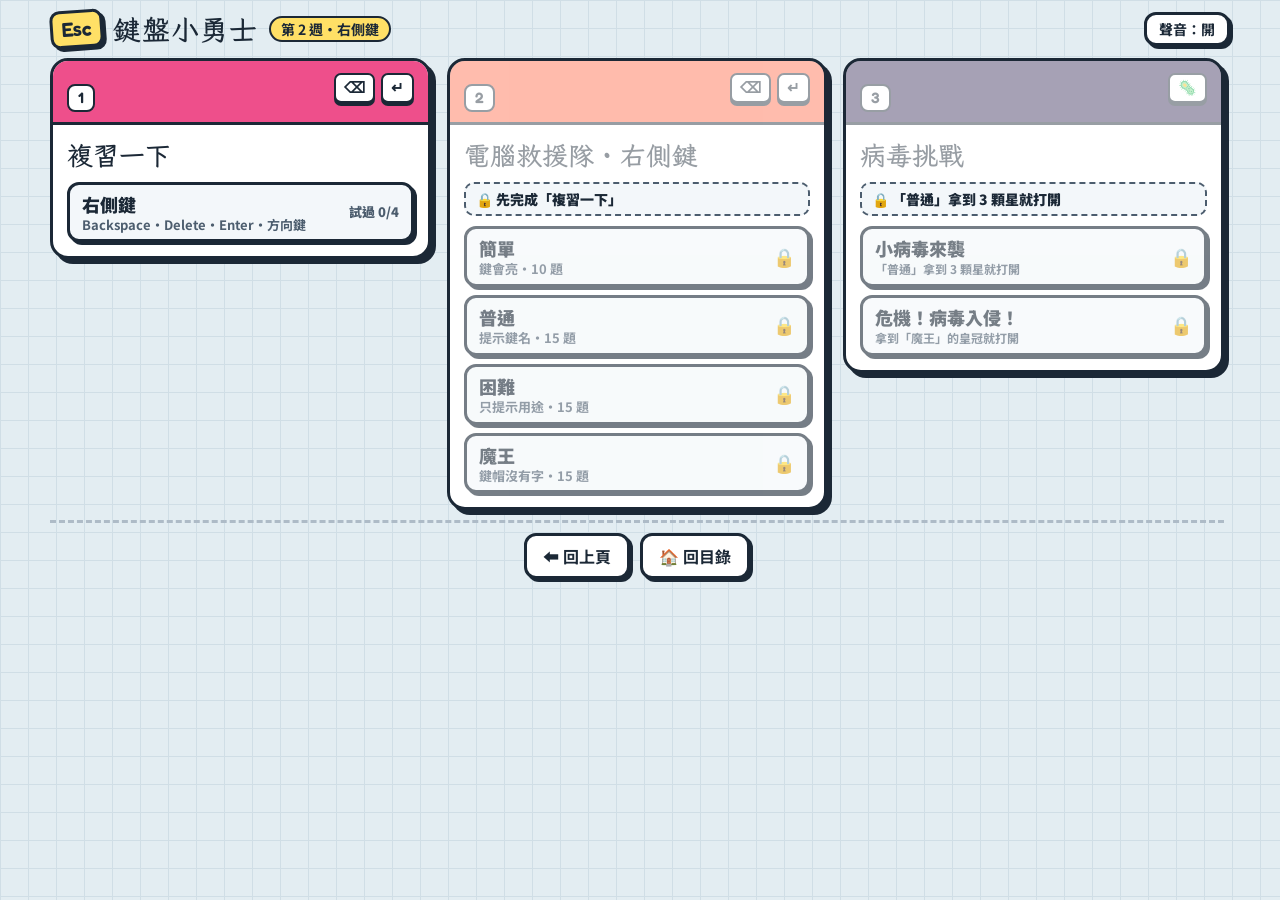
<file: keyboard-w2.html>
<!doctype html>
<html lang="zh-Hant">
<head>
<meta charset="utf-8">
<meta name="viewport" content="width=device-width, initial-scale=1">
<title>鍵盤小勇士（第 2 週・右側鍵）</title>
<link rel="preconnect" href="https://fonts.googleapis.com">
<link rel="preconnect" href="https://fonts.gstatic.com" crossorigin>
<link rel="stylesheet" href="https://fonts.googleapis.com/css2?family=Fredoka:wght@500;600&family=LXGW+WenKai+TC:wght@400;700&family=Noto+Sans+TC:wght@400;700;900&display=swap">
<style>
/* 版面：上方標題列＋模擬電腦畫面＋全尺寸鍵盤；貼紙風格（粗黑框＋硬陰影） */
:root{
  --paper:#E3EDF2; --grid:#D0DEE6; --ink:#1B2836; --ink-soft:#4C5D6E; --card:#FFFFFF; --wash:#F3F7FA;
  --case:#26323F; --cap:#F5F7F9; --cap-edge:#AEBBC7; --cap-dim:#D9E1E8; --dim-txt:#8593A1;
  --g-esc:#FF6B4A; --g-left:#3A9FEF; --g-space:#9466EE; --g-edit:#EE4F8B; --g-arrow:#FFC233;
  --good:#1FA963; --bad:#E5484D; --hl:#FFE066; --gold:#F2B400; --mid:#B07D00;
  --desk-a:#4F9BE0; --desk-b:#8CC6EE; --taskbar:#1F2A36;
  --f-display:'LXGW WenKai TC','Noto Sans TC','Microsoft JhengHei',sans-serif;
  --f-body:'Noto Sans TC','PingFang TC','Microsoft JhengHei',sans-serif;
  --f-key:'Fredoka','Noto Sans TC',sans-serif;
  --kbh:clamp(150px,36vh,320px); --doc-fs:clamp(18px,3.4vh,30px);
  color-scheme:light;
}
*{box-sizing:border-box}
[hidden]{display:none!important}
html,body{height:100%}
html{background:var(--paper)}
body{
  margin:0;
  background:var(--paper);
  background-image:linear-gradient(var(--grid) 1px,transparent 1px),linear-gradient(90deg,var(--grid) 1px,transparent 1px);
  background-size:28px 28px;
  color:var(--ink); font-family:var(--f-body); font-size:16px; line-height:1.6;
  padding:10px max(16px,env(safe-area-inset-right,0px)) 10px max(16px,env(safe-area-inset-left,0px));
}
.wrap{height:100%;display:flex;flex-direction:column;gap:10px;max-width:1180px;margin:0 auto}
h1,h2,h3{font-family:var(--f-display);font-weight:700;margin:0;text-wrap:balance;line-height:1.25}
p{margin:0}
button{font-family:inherit}

.top{flex:none;display:flex;flex-wrap:wrap;align-items:center;gap:10px 18px;justify-content:space-between}
.brand{display:flex;align-items:center;gap:10px;flex-wrap:wrap}
.brand h1{font-size:28px;letter-spacing:.04em;user-select:none}
.brand .tagk{display:inline-block;background:var(--hl);border:3px solid var(--ink);border-radius:10px;padding:0 8px;box-shadow:3px 3px 0 var(--ink);font-family:var(--f-key);font-weight:600;font-size:20px;transform:rotate(-4deg)}
.row{display:flex;gap:8px;flex-wrap:wrap;align-items:center}

.btn{font:700 16px var(--f-body);padding:8px 16px;border:3px solid var(--ink);border-radius:12px;background:var(--card);color:var(--ink);box-shadow:3px 3px 0 var(--ink);cursor:pointer;transition:transform .06s}
.btn:hover{background:var(--wash)}
.btn:active{transform:translate(2px,2px);box-shadow:1px 1px 0 var(--ink)}
.btn.primary{background:var(--hl)}
.btn.sm{font-size:14px;padding:4px 12px}
.btn:disabled{opacity:.45;cursor:not-allowed}
.btn:focus-visible{outline:3px solid var(--g-left);outline-offset:3px}
.card{background:var(--card);border:3px solid var(--ink);border-radius:18px;box-shadow:5px 5px 0 var(--ink);padding:18px}
.badge{display:inline-block;font-size:13px;font-weight:700;border:2px solid var(--ink);border-radius:999px;padding:0 10px;background:var(--wash)}
.ver{font-size:14px;background:var(--hl)}

/* ---------- 模擬電腦 ---------- */
.monitor{background:var(--case);border:3px solid var(--ink);border-radius:18px;padding:8px;box-shadow:5px 5px 0 var(--ink);position:relative;flex:1;min-height:0;display:flex;flex-direction:column}
#rvScene,#gScene,#wScene{flex:1;min-height:0}
.desk{height:100%;border-radius:8px;background:linear-gradient(160deg,var(--desk-a),var(--desk-b));position:relative;overflow:hidden;display:flex;flex-direction:column}
.win{position:relative;margin:10px auto 8px;width:min(92%,720px);flex:1;min-height:0;background:#fff;border:2px solid var(--ink);border-radius:8px;display:flex;flex-direction:column;overflow:hidden;box-shadow:0 6px 0 rgba(0,0,0,.15)}
.win-bar{display:flex;justify-content:space-between;align-items:center;background:#E8EEF3;border-bottom:2px solid var(--ink);padding:2px 10px;font-size:14px;font-weight:700}
.win-bar .ctl{font-family:var(--f-key);letter-spacing:8px;color:var(--ink-soft)}
.win-body{flex:1;min-height:0;padding:6px 18px;font-size:var(--doc-fs);overflow:hidden;position:relative}
.taskbar{height:34px;flex:none;background:var(--taskbar);display:flex;align-items:center;justify-content:space-between;padding:0 12px;color:#fff;font-size:14px}
.tb-start{width:26px;height:26px;display:grid;grid-template-columns:1fr 1fr;gap:2px}
.tb-start i{background:#7CC4FF;border-radius:1px}
.tb-right{display:flex;align-items:center;gap:12px}
.tb-lamp{display:flex;align-items:center;gap:6px;color:#C9D3DD}
.tb-lamp i{width:12px;height:12px;border-radius:50%;background:#4A5867;border:2px solid #0E151C}
.tb-lamp i.on{background:#5BF07A;box-shadow:0 0 10px #5BF07A}
.tb-ime{width:30px;height:28px;border-radius:6px;background:#fff;color:var(--ink);font-weight:900;display:grid;place-items:center;font-size:16px}
.blinkbg{animation:blinkbg .7s ease-in-out infinite}
@keyframes blinkbg{50%{background:var(--hl);transform:scale(1.15)}}

.doc .ln{white-space:pre;line-height:1.55;min-height:1.55em;border-bottom:1px dashed #E1E8EE;position:relative}
.caret{display:inline-block;width:3px;height:1.05em;background:#1673D6;vertical-align:-.12em;animation:blink 1s steps(1) infinite;margin:0 1px}
@keyframes blink{50%{opacity:0}}
.m-red{color:var(--bad);background:#FFE1E1;border-radius:4px;animation:redblink .6s ease-in-out infinite;padding:0 2px}
@keyframes redblink{50%{background:#FFB7B7}}
.m-star{display:inline-block;width:0;position:relative;vertical-align:top}
.m-star::after{content:"★";position:absolute;left:-.42em;top:-.62em;font-size:.85em;color:var(--gold);text-shadow:1px 1px 0 var(--ink);animation:bounce .7s ease-in-out infinite}
@keyframes bounce{50%{transform:translateY(-5px)}}
.m-gap{display:inline-block;width:.7em;height:1em;vertical-align:-.15em;border-bottom:4px solid #1673D6;background:rgba(22,115,214,.12);border-radius:3px;animation:redblink .6s infinite}

.frow{display:flex;align-items:center;gap:12px;margin-bottom:6px;font-size:.8em}
.frow span{width:3em;flex:none}
.fld{flex:1;border:3px solid var(--cap-edge);border-radius:8px;padding:0 10px;min-height:1.6em;background:#fff;display:flex;align-items:center}
.fld.on{border-color:#1673D6;box-shadow:0 0 0 4px rgba(22,115,214,.22)}
.win-body:has(.frow){display:flex;gap:14px;align-items:flex-start;padding-top:14px}
.win-body .frow{flex:1;min-width:0;flex-direction:column;align-items:stretch;gap:4px;margin:0;font-size:.85em}
.win-body .frow span{width:auto;font-weight:700}
.win-body .fld{width:100%;min-height:1.9em}
.win-body .fld.next{border-width:4px;border-style:dashed;border-color:var(--gold);background:#FFF6CC;position:relative}
.win-body .fld.next::after{content:"下一格";position:absolute;right:8px;top:50%;transform:translateY(-50%);font-size:.7em;font-weight:900;color:var(--mid)}

.big-demo{height:100%;display:flex;align-items:center;justify-content:center;gap:5%;flex-wrap:wrap}
.lampbig{width:1.4em;height:1.4em;border-radius:50%;border:3px solid var(--ink);background:#CFD6DC;flex:none}
.lampbig.on{background:#59E36B;box-shadow:0 0 22px #59E36B}
.sample{font-family:var(--f-key);font-weight:600;font-size:2.1em;letter-spacing:.04em}
.sample.zh{font-family:var(--f-body);font-weight:900}
.ghost{opacity:.35;border:3px dashed var(--ink-soft);border-radius:12px;padding:0 .3em}
.arrowto{font-size:1.4em;color:var(--ink-soft)}
.imebig{width:2.2em;height:2.2em;border-radius:14px;border:3px solid var(--ink);display:grid;place-items:center;font-weight:900;font-size:1.3em;background:var(--wash);flex:none}
.imebig.zh{background:#FFE3D6}
.imebig.en{background:#DCEEFF}

.pop{position:absolute;left:50%;top:46%;transform:translate(-50%,-50%);width:min(72%,360px);background:#fff;border:3px solid var(--ink);border-radius:10px;box-shadow:6px 6px 0 rgba(0,0,0,.3);z-index:3;animation:popin .25s ease-out}
.pop-bar{display:flex;justify-content:space-between;background:var(--g-esc);color:#fff;font-size:14px;font-weight:700;padding:3px 10px;border-bottom:3px solid var(--ink)}
.pop p{padding:16px 12px;text-align:center;font-size:20px;font-weight:900}
.pop.out{animation:popout .28s forwards}
.pop.dlg .pop-bar{background:#1673D6}
.dlg-btns{display:flex;gap:10px;justify-content:center;padding:0 12px 14px}
.dlg-btns span{border:2px solid var(--ink);border-radius:8px;padding:2px 18px;font-weight:700;font-size:16px}
.dlg-btns .okb{background:#1673D6;color:#fff}
.dlg-btns .okb.pulse{animation:okpulse .7s ease-in-out infinite}
.dlg-btns .okb.press{transform:scale(.9);background:var(--good)}
@keyframes okpulse{50%{box-shadow:0 0 0 6px rgba(255,194,51,.8)}}
@keyframes popin{from{transform:translate(-50%,-50%) scale(.6);opacity:0}}
@keyframes popout{to{transform:translate(-50%,-50%) scale(.5);opacity:0}}

.banner{position:absolute;top:22px;right:22px;z-index:6;background:var(--ink);color:#fff;border:3px solid #fff;border-radius:14px;padding:6px 16px 6px 8px;display:flex;gap:12px;align-items:center;font-size:22px;font-weight:900;box-shadow:0 6px 0 rgba(0,0,0,.25);transition:opacity .3s,transform .3s}
.banner b{font-family:var(--f-key);font-weight:600;border:2px solid var(--ink);border-radius:10px;padding:0 12px;color:#fff}
.banner b.g-arrow{color:var(--ink)}
.banner.hide{opacity:0;transform:translateY(-8px);pointer-events:none}

/* 提示牌（鷹架）：簡單＝鍵名＋亮燈、普通＝鍵名、困難＝用途、魔王＝不顯示 */
.ask{position:absolute;top:22px;left:22px;z-index:6;display:flex;align-items:center;gap:10px;background:#fff;border:3px solid var(--ink);border-radius:14px;padding:6px 14px;box-shadow:0 6px 0 rgba(0,0,0,.2)}
.ask-l{font-size:14px;font-weight:900;color:var(--ink-soft)}
.ask .chip{font-size:24px;padding:0 14px}
.ask-use{font-weight:900;font-size:24px}

.fixfx{position:absolute;inset:0;pointer-events:none;z-index:7;display:grid;place-items:center}
.fixfx span{font-family:var(--f-display);font-weight:700;font-size:44px;color:var(--good);background:#fff;border:4px solid var(--good);border-radius:20px;padding:0 22px;animation:fix .7s ease-out forwards}
.fixfx.mid span{color:var(--mid);border-color:var(--gold)}
.fixfx.no span{color:var(--bad);border-color:var(--bad)}
@keyframes fix{0%{transform:scale(.4);opacity:0}30%{transform:scale(1.1);opacity:1}100%{transform:scale(1) translateY(-20px);opacity:0}}

/* ---------- 鍵盤 ---------- */
.kb-zone{flex:none;display:grid;gap:8px}
.kb-case{background:var(--case);border:3px solid var(--ink);border-radius:20px;padding:1.4%;box-shadow:5px 5px 0 var(--ink);width:min(100%,calc(var(--kbh)*3.8));margin-inline:auto}
.kb-scroll{overflow-x:auto}
.kb{position:relative;width:100%;min-width:640px;aspect-ratio:23/6.25;container-type:inline-size}
.k{--u:calc(100cqw / 23);position:absolute;padding:calc(var(--u)*.05)}
.cap{width:100%;height:100%;border-radius:calc(var(--u)*.14);background:var(--cap);color:var(--ink);display:flex;align-items:center;justify-content:center;text-align:center;font-family:var(--f-key);font-weight:600;font-size:calc(var(--u)*.26);line-height:1.05;box-shadow:inset 0 calc(var(--u)*-.13) 0 var(--cap-edge);padding-bottom:calc(var(--u)*.1);transition:transform .05s,background .15s;position:relative}
.k.dim .cap{background:var(--cap-dim);color:var(--dim-txt);font-size:calc(var(--u)*.22)}
.cap.g-esc{background:var(--g-esc);color:#fff}
.cap.g-left{background:var(--g-left);color:#fff}
.cap.g-space{background:var(--g-space);color:#fff}
.cap.g-edit{background:var(--g-edit);color:#fff}
.cap.g-arrow{background:var(--g-arrow);color:var(--ink)}
.k.sp .cap{box-shadow:inset 0 calc(var(--u)*-.13) 0 rgba(0,0,0,.25);font-size:calc(var(--u)*.3)}
.kb.hard .k.sp .cap{background:var(--cap-dim);color:var(--ink);box-shadow:inset 0 calc(var(--u)*-.13) 0 var(--cap-edge)}
.kb.hard .k .lbl{opacity:0}
.kb.hard .k.show .lbl{opacity:1}
.k.down .cap{transform:translateY(calc(var(--u)*.07));box-shadow:inset 0 calc(var(--u)*-.05) 0 rgba(0,0,0,.25)}
.k.glow .cap{outline:calc(var(--u)*.11) solid var(--hl);outline-offset:calc(var(--u)*.02);animation:pulse 1s ease-in-out infinite;z-index:2}
@keyframes pulse{50%{outline-color:#fff;outline-offset:calc(var(--u)*.09)}}
.k.ok .cap{background:var(--good)!important;color:#fff!important}
.k.no .cap{background:var(--bad)!important;color:#fff!important}
.k.show .cap{outline:calc(var(--u)*.12) solid #5BF08F;z-index:2;animation:pulse .5s ease-in-out infinite}
.k.sp.off .cap{background:var(--cap-dim);color:var(--dim-txt);box-shadow:inset 0 calc(var(--u)*-.13) 0 var(--cap-edge)}

.chip{display:inline-flex;align-items:center;font-family:var(--f-key);font-weight:600;color:#fff;border:2px solid var(--ink);border-radius:8px;padding:0 10px;white-space:nowrap}
.chip.g-arrow{color:var(--ink)}
.bg-esc{background:var(--g-esc)} .bg-left{background:var(--g-left)} .bg-space{background:var(--g-space)} .bg-edit{background:var(--g-edit)} .bg-arrow{background:var(--g-arrow)}

.focus-pill{position:fixed;left:50%;transform:translateX(-50%);bottom:calc(16px + env(safe-area-inset-bottom,0px));z-index:20;background:var(--ink);color:#fff;border:3px solid var(--hl);border-radius:999px;padding:10px 22px;font:700 16px var(--f-body);cursor:pointer;box-shadow:0 6px 0 rgba(0,0,0,.25);animation:bob 1.4s ease-in-out infinite;max-width:calc(100% - 32px)}
@keyframes bob{50%{transform:translate(-50%,-4px)}}

.hud{display:flex;gap:8px;flex-wrap:wrap}
.hud-item{background:var(--card);border:3px solid var(--ink);border-radius:12px;padding:1px 12px;display:flex;align-items:center;gap:8px;box-shadow:3px 3px 0 var(--ink)}
.hud-l{font-size:12px;color:var(--ink-soft)}
.hud-item b{font-family:var(--f-key);font-size:20px;font-variant-numeric:tabular-nums}
.hud-item b.hud-lv{font-family:var(--f-body);font-weight:900;font-size:18px}

main{flex:1;min-height:0;display:flex;flex-direction:column}
main>[data-screen]{flex:1;min-height:0;display:flex;flex-direction:column;gap:10px}
main>[data-screen="home"],main>[data-screen="result"]{overflow:auto;padding:0 6px 6px 0}

/* ---------- 首頁 ---------- */
.entries{display:grid;grid-template-columns:repeat(auto-fit,minmax(280px,1fr));gap:16px;align-items:start}
.entry{display:flex;flex-direction:column;background:var(--card);border:3px solid var(--ink);border-radius:18px;box-shadow:5px 5px 0 var(--ink);overflow:hidden}
.entry-band{height:64px;border-bottom:3px solid var(--ink);position:relative;display:flex;align-items:flex-end;padding:10px 14px}
.entry-band .num{font-family:var(--f-key);font-weight:600;font-size:15px;background:#fff;border:2px solid var(--ink);border-radius:8px;padding:0 9px}
.entry-band .deco{position:absolute;right:14px;top:12px;display:flex;gap:6px}
.entry-band .deco span{font-family:var(--f-key);font-weight:600;font-size:15px;background:#fff;border:2px solid var(--ink);border-radius:7px;padding:1px 8px;box-shadow:0 3px 0 var(--ink)}
.entry-body{padding:14px;display:flex;flex-direction:column;gap:10px;flex:1}
.entry-body h2{font-size:26px}
.entry.locked .entry-band,.entry.locked .entry-body h2{opacity:.45}
.lockmsg{font-size:14px;font-weight:900;color:var(--ink);background:var(--wash);border:2px dashed var(--ink-soft);border-radius:10px;padding:4px 10px}
.diffs{display:grid;gap:8px}
.diff{display:flex;justify-content:space-between;align-items:center;gap:10px;font:900 18px var(--f-body);border:3px solid var(--ink);border-radius:12px;background:var(--wash);padding:6px 12px;cursor:pointer;box-shadow:3px 3px 0 var(--ink);color:var(--ink);width:100%}
.diff:hover:not(:disabled){background:var(--hl)}
.diff:disabled{cursor:not-allowed;opacity:.6}
.diff small{display:block;font-size:13px;font-weight:700;color:var(--ink-soft);line-height:1.3}
.diff>span:first-child{text-align:left}
.diff .st{font-size:13px;font-weight:900;color:var(--ink-soft);white-space:nowrap}
.diff .st.ok{color:var(--good)}
.lv-r{display:grid;justify-items:end;line-height:1.2}
.stars{color:var(--gold);letter-spacing:1px;font-size:16px;white-space:nowrap}
.stars .off{color:var(--cap-dim)}
.lv-best{font-size:12px;font-weight:700;color:var(--ink-soft);white-space:nowrap}
.crown{font-style:normal;margin-right:4px}
.crown.grey{filter:grayscale(1);opacity:.45}
.tpanel{display:flex;gap:8px;flex-wrap:wrap;align-items:center}
a.btn{display:inline-flex;align-items:center;text-decoration:none}
.footnav{display:flex;gap:10px;flex-wrap:wrap;justify-content:center;padding-top:10px;border-top:3px dashed var(--cap-edge)}

/* ---------- 熱身、複習一下的打勾列 ---------- */
.checks{display:grid;grid-template-columns:repeat(5,1fr);gap:6px}
.chk{border:2px solid var(--ink);border-radius:12px;background:var(--card);padding:3px 4px;display:grid;justify-items:center;gap:0;min-width:0}
.chk .chip{font-size:14px;padding:0 6px;max-width:100%;overflow:hidden;text-overflow:ellipsis}
.chk .mark{font-size:12px;font-weight:900;color:var(--cap-edge)}
.chk.done{background:#E3F7EC;border-color:var(--good)}
.chk.done .mark{color:var(--good)}
.chk.now{background:#FFF6CC;border-color:var(--gold)}
.chk .arr{font-family:var(--f-key);font-size:12px;letter-spacing:2px;color:var(--cap-edge)}
.chk .arr b{color:var(--good)}
.rv-done{position:absolute;left:50%;bottom:52px;transform:translateX(-50%);z-index:6;font-size:20px;padding:10px 26px}

/* ---------- 電腦救援隊 ---------- */
.timer{position:relative;height:16px;border:3px solid var(--ink);border-radius:999px;overflow:hidden;background:var(--wash)}
.timer div{height:100%;width:100%;background:var(--good);transform-origin:right}
.timer div.warn{background:var(--g-arrow)}
.timer-zones{display:flex;justify-content:space-between;gap:10px;font-size:12px;color:var(--ink-soft);font-weight:700;padding:0 4px;margin-top:-6px;flex-wrap:wrap}
.go-cover{position:absolute;inset:8px;border-radius:8px;background:rgba(27,40,54,.82);z-index:8;display:grid;place-items:center;align-content:center;gap:12px;color:#fff;text-align:center;padding:16px}
.go-cover h2{font-size:34px}
.go-cover p{font-size:18px;font-weight:700}
.go-cover .r-btns{justify-content:center}
.count{font-family:var(--f-key);font-size:72px;font-weight:600;line-height:1}

/* ---------- 結算 ---------- */
.result{display:grid;gap:14px;justify-items:start}
.result h2{font-size:30px}
.r-top{display:flex;gap:12px;align-items:center;flex-wrap:wrap}
.trend{font-weight:900;font-size:18px;border:3px solid var(--ink);border-radius:999px;padding:2px 16px;background:var(--wash)}
.trend.best{background:var(--hl)}
.trend.up{background:#DDF5E7;color:#127A45}
.r-mid{display:flex;align-items:center;gap:8px 22px;flex-wrap:wrap}
.r-stars{font-size:44px;letter-spacing:4px;color:var(--gold);line-height:1}
.r-stars .off{color:var(--cap-dim)}
.r-score{font-family:var(--f-key);font-size:46px;font-weight:600;line-height:1;font-variant-numeric:tabular-nums}
.r-score small{font-family:var(--f-body);font-size:18px;font-weight:900;margin-left:4px}
.r-crown{display:flex;align-items:center;gap:8px;font-weight:900;border:3px solid var(--ink);border-radius:14px;padding:2px 14px 2px 8px;background:#FFF6CC}
.r-crown i{font-size:34px;font-style:normal;line-height:1.2}
.r-crown.grey{background:var(--wash)}
.r-crown.grey i{filter:grayscale(1);opacity:.45}
.r-stats{display:flex;gap:10px;flex-wrap:wrap}
.r-stats div{border:2px solid var(--ink);border-radius:10px;padding:4px 14px;background:var(--wash)}
.r-stats b{font-family:var(--f-key);font-size:22px;font-variant-numeric:tabular-nums;margin-left:6px}
.r-stats .fc{background:var(--hl);font-weight:900}
.missed{display:flex;gap:8px;flex-wrap:wrap;align-items:center}
.missed .chip{font-size:18px;padding:2px 12px}
.r-btns{display:flex;gap:10px;flex-wrap:wrap}
.unlock-note{background:var(--hl);border:3px solid var(--ink);border-radius:12px;padding:6px 14px;font-weight:900}
.unlock-note.tip{background:var(--wash)}
.hist{width:100%;max-width:600px;display:grid;gap:6px}
.hist-row{display:grid;grid-template-columns:4.5em 1fr 5.5em 5.5em;gap:8px;align-items:center;font-size:14px;font-variant-numeric:tabular-nums}
.hist-row .bar{height:16px;border-radius:6px;background:var(--cap-dim);overflow:hidden}
.hist-row .bar i{display:block;height:100%;background:var(--g-left);border-radius:6px}
.hist-row.best .bar i{background:var(--gold)}
.hist-row.now{font-weight:900}
.hist-row.now .bar i{background:var(--g-edit)}
.hist-row span:nth-child(3),.hist-row span:nth-child(4){text-align:right}
.hist-row .hs{color:var(--gold);letter-spacing:-1px}
.hist-head{color:var(--ink-soft);font-size:12px}

/* ---------- 逐級解鎖、皇冠、示範 ---------- */
.diff .lk{font-size:12px;font-weight:700;color:var(--ink-soft)}
.crowns{display:flex;align-items:center;gap:4px 8px;flex-wrap:wrap;border:2px dashed var(--gold);border-radius:12px;padding:4px 10px;background:#FFF9DB;font-size:14px;font-weight:900}
.crowns i{font-style:normal;font-size:22px}
.crowns i.off{filter:grayscale(1);opacity:.3}
.crowns b{color:var(--mid)}
.ver.demo{background:var(--g-esc);color:#fff}
.demo-bar{grid-column:1/-1;background:var(--g-esc);color:#fff;font-weight:900;border:3px solid var(--ink);border-radius:12px;padding:6px 14px}

/* ---------- 病毒入侵 ---------- */
#vScene{flex:1;min-height:0}
.vlayer{position:absolute;inset:8px 8px 42px;pointer-events:none;z-index:5;overflow:hidden;border-radius:8px}
.vlayer.hit{animation:infect .45s ease-out}
@keyframes infect{0%{background:rgba(229,72,77,.55)}100%{background:transparent}}
.virus{position:absolute;width:clamp(70px,13vh,120px);transform:translate(-50%,-50%);filter:drop-shadow(0 4px 0 rgba(0,0,0,.25))}
.virus.walk{animation:wobble .5s ease-in-out infinite alternate}
@keyframes wobble{to{rotate:8deg}}
.virus.die{transition:transform .3s,opacity .3s!important;transform:translate(-50%,-50%) scale(.1) rotate(180deg)!important;opacity:0}
.virus.grab{transition:transform .3s!important;transform:translate(-50%,-50%) scale(1.6)!important}
.hearts{font-size:20px;letter-spacing:2px;color:var(--bad)}
.hearts .off{color:var(--cap-dim)}
#vBar{height:100%;width:100%;background:#8B5CF6;transform-origin:right}
#vBar.warn{background:var(--bad)}

/* 速度關卡的背景：第 1 關藍天 → 2 黃昏 → 3 紫色警報 → 4 紅色危險（邊框閃） → 5 黑色程式碼 */
[data-screen=virus] .monitor .desk{transition:background .6s}
[data-screen=virus] .monitor[data-stage="2"] .desk{background:linear-gradient(160deg,#F59E42,#FBD38D)}
[data-screen=virus] .monitor[data-stage="3"] .desk{background:linear-gradient(160deg,#6D28D9,#C4B5FD)}
[data-screen=virus] .monitor[data-stage="4"] .desk{background:linear-gradient(160deg,#B91C1C,#F87171)}
[data-screen=virus] .monitor[data-stage="4"]{animation:alarm 1s ease-in-out infinite}
@keyframes alarm{50%{box-shadow:5px 5px 0 var(--ink),0 0 0 6px rgba(229,72,77,.7)}}
[data-screen=virus] .monitor[data-stage="5"] .desk{background:#0B1220 repeating-linear-gradient(0deg,rgba(91,240,122,.12) 0 2px,transparent 2px 22px)}
[data-screen=virus] .monitor[data-stage="5"]{animation:alarm .6s ease-in-out infinite}
[data-screen=virus] .monitor[data-stage="5"] .desk::before{content:"01001 110 0101 1 0011 01 10110 0 1101 01";position:absolute;inset:0;color:rgba(91,240,122,.35);font:700 22px monospace;letter-spacing:.6em;line-height:2.2;word-break:break-all;animation:rain 3s linear infinite;pointer-events:none}
@keyframes rain{from{transform:translateY(-30%)}to{transform:translateY(10%)}}
.vstage{position:absolute;left:18px;top:16px;z-index:6;background:rgba(27,40,54,.85);color:#fff;border:2px solid #fff;border-radius:999px;padding:2px 14px;font-weight:900;font-size:15px}
.vstage-big{position:absolute;left:50%;top:40%;transform:translate(-50%,-50%);z-index:9;font-family:var(--f-display);font-size:clamp(28px,6vh,48px);font-weight:700;color:#fff;background:var(--ink);border:4px solid var(--hl);border-radius:20px;padding:4px 26px;white-space:nowrap;opacity:0;pointer-events:none}
.vstage-big.go{animation:stagein 1.3s ease-out forwards}
@keyframes stagein{0%{opacity:0;transform:translate(-50%,-50%) scale(.5)}20%{opacity:1;transform:translate(-50%,-50%) scale(1.1)}80%{opacity:1}100%{opacity:0;transform:translate(-50%,-80%)}}
.virus{display:grid;justify-items:center}
.virus img{width:100%;display:block}
.virus .vtag{font-size:clamp(14px,2.4vh,20px);margin-top:-6px;padding:0 10px;box-shadow:0 3px 0 var(--ink)}

/* ---------- 證書 ---------- */
.cert-wrap{position:fixed;inset:0;z-index:30;background:rgba(27,40,54,.6);display:grid;place-items:center;padding:16px;overflow:auto}
.cert{width:min(680px,100%);background:#FFFDF4;border:4px solid var(--ink);border-radius:18px;box-shadow:8px 8px 0 var(--ink);padding:14px;animation:popcert .4s ease-out}
@keyframes popcert{from{transform:scale(.7);opacity:0}}
.cert-in{position:relative;border:6px double var(--gold);border-radius:10px;padding:18px 22px 22px;text-align:center;background:
  radial-gradient(circle at 0 0,#FFE9A8 0 40px,transparent 41px),radial-gradient(circle at 100% 0,#FFE9A8 0 40px,transparent 41px),
  radial-gradient(circle at 0 100%,#FFE9A8 0 40px,transparent 41px),radial-gradient(circle at 100% 100%,#FFE9A8 0 40px,transparent 41px)}
.cert-kicker{font-weight:900;color:var(--ink-soft);letter-spacing:.3em}
.cert-title{font-size:clamp(34px,7vh,52px);letter-spacing:.12em;color:var(--mid)}
.cert-sub{font-family:var(--f-display);font-size:22px;font-weight:700;letter-spacing:.5em;margin-bottom:8px}
.cert-body{font-size:18px;line-height:1.9;font-weight:700}
.cert-seat{width:3.2em;font:900 20px var(--f-key);text-align:center;border:none;border-bottom:3px solid var(--ink);background:transparent;color:var(--ink)}
.cert-seat:focus{outline:none;background:#FFF2B8}
.cert-name{font-family:var(--f-display);font-size:30px;font-weight:700;margin:6px 0}
.cert-crowns{display:flex;justify-content:center;gap:10px;flex-wrap:wrap;margin:6px 0}
.cert-crowns div{border:2px solid var(--ink);border-radius:12px;padding:2px 12px;background:#fff;font-weight:900;font-size:14px}
.cert-crowns i{font-style:normal;font-size:24px;display:block;line-height:1.2}
.cert-date{color:var(--ink-soft);font-weight:700;margin-top:6px}
.cert-seal{position:absolute;right:18px;bottom:16px;width:76px;height:76px;border-radius:50%;border:4px solid var(--bad);color:var(--bad);display:grid;place-items:center;font-weight:900;font-size:15px;line-height:1.2;transform:rotate(-12deg);background:rgba(255,255,255,.6)}
.cert-btns{justify-content:center;margin-top:12px}
@media print{ body>*:not(.cert-wrap){display:none!important} .cert-wrap{position:static;background:none} .cert-btns{display:none} }

@media (max-width:720px){ html,body{height:auto} .wrap{height:auto} .brand h1{font-size:22px} }
@media (prefers-reduced-motion:reduce){ *{animation:none!important;transition:none!important} }
</style>
</head>
<body>
<div class="wrap">
  <header class="top">
    <div class="brand"><span class="tagk">Esc</span><h1 id="title">鍵盤小勇士</h1><span class="badge ver" id="verBadge"></span></div>
    <div id="hud" class="hud" hidden>
      <div class="hud-item"><span class="hud-l">難度</span><b id="lvV" class="hud-lv">簡單</b></div>
      <div class="hud-item"><span class="hud-l">分數</span><b id="score">0</b></div>
      <div class="hud-item"><span class="hud-l">連段</span><b id="combo">0</b></div>
      <div class="hud-item"><span class="hud-l">進度</span><b id="prog">0</b></div>
    </div>
    <div id="vhud" class="hud" hidden>
      <div class="hud-item"><span class="hud-l">生命</span><span id="vLives" class="hearts"></span></div>
      <div class="hud-item"><span class="hud-l">擊退</span><b id="vCount">0</b></div>
      <div class="hud-item"><span class="hud-l">關卡</span><b id="vStage" class="hud-lv">第 1 關</b><span id="vSpeed" hidden></span></div>
      <div class="hud-item"><span class="hud-l">最佳</span><b id="vBest">0</b></div>
    </div>
    <div class="row">
      <button class="btn sm" id="soundBtn" type="button">聲音：開</button>
      <button class="btn sm" id="homeBtn" type="button" hidden>回首頁</button>
    </div>
  </header>

  <main>
    <!-- 首頁 -->
    <section data-screen="home">
      <div id="entries" class="entries"></div>
      <nav class="footnav" id="siteNav"><a class="btn" href="keyboard.html">⬅ 回上頁</a><a class="btn" href="index.html">🏠 回目錄</a></nav>
      <div id="tpanel" class="card tpanel" hidden>
        <b>老師設定</b>
        <button class="btn sm" type="button" id="tDemo">老師示範（全部打開、不存紀錄）</button>
        <button class="btn sm" type="button" id="tCert">預覽證書</button>
        <button class="btn sm" type="button" id="tUnlock">解鎖全部</button>
        <button class="btn sm" type="button" id="tReset">清除這台電腦的紀錄</button>
        <button class="btn sm" type="button" id="tClose">關閉</button>
      </div>
    </section>

    <!-- 熱身活動 -->
    <section data-screen="warm" hidden>
      <div class="monitor">
        <div id="wScene"></div>
        <div id="wAsk" class="ask" hidden></div>
        <div id="wFx" class="fixfx"></div>
        <div id="wCover" class="go-cover" hidden></div>
      </div>
      <div id="wChecks" class="checks"></div>
    </section>

    <!-- 複習一下 -->
    <section data-screen="review" hidden>
      <div class="monitor"><div id="rvScene"></div><div id="rvBanner" class="banner hide"></div>
        <button class="btn primary rv-done" id="rvDone" type="button" hidden>全部試過了！去玩電腦救援隊</button></div>
      <div id="checks" class="checks"></div>
    </section>

    <!-- 電腦救援隊 -->
    <section data-screen="game" hidden>
      <div class="monitor">
        <div id="gScene"></div>
        <div id="gAsk" class="ask" hidden></div>
        <div id="gFx" class="fixfx"></div>
        <div id="gCover" class="go-cover" hidden></div>
      </div>
      <div id="timerWrap" class="timer"><div id="timerBar"></div></div>
      <div id="zones" class="timer-zones"></div>
    </section>

    <!-- 病毒挑戰 -->
    <section data-screen="virus" hidden>
      <div class="monitor">
        <div id="vScene"></div>
        <div id="vLayer" class="vlayer"></div>
        <div id="vStageBig" class="vstage-big"></div>
        <div id="vFx" class="fixfx"></div>
        <div id="vCover" class="go-cover" hidden></div>
      </div>
      <div class="timer"><div id="vBar"></div></div>
      <div id="vZones" class="timer-zones"></div>
    </section>

    <!-- 結算 -->
    <section data-screen="result" hidden>
      <div class="card result">
        <div class="r-top"><h2 id="rTitle"></h2><span id="rTrend" class="trend"></span></div>
        <div class="r-mid"><div id="rStars" class="r-stars"></div><div id="rScore" class="r-score"></div><div id="rCrown" class="r-crown" hidden></div></div>
        <div id="rStats" class="r-stats"></div>
        <div id="rUnlock" class="unlock-note" hidden></div>
        <div id="rMissed" class="missed"></div>
        <div id="rWeak" class="missed" hidden></div>
        <div id="rHist" class="hist"></div>
        <div class="r-btns">
          <button class="btn primary" id="rAgain" type="button">再玩一次</button>
          <button class="btn" id="rNext" type="button" hidden></button>
          <button class="btn" id="rHome" type="button">回首頁</button>
        </div>
      </div>
    </section>
  </main>

  <section class="kb-zone" id="kbZone" aria-label="鍵盤" hidden>
    <div class="kb-scroll"><div class="kb-case"><div class="kb" id="kb"></div></div></div>
  </section>
</div>
<button id="focusPill" class="focus-pill" type="button" hidden>點一下這裡，讓鍵盤連上遊戲</button>

<!-- 鍵盤小勇士證書（集滿 4 頂皇冠時跳出） -->
<div id="certWrap" class="cert-wrap" hidden>
  <div class="cert" role="dialog" aria-label="鍵盤小勇士證書">
    <div class="cert-in">
      <p class="cert-kicker">資訊課</p>
      <h2 class="cert-title">鍵盤小勇士</h2>
      <p class="cert-sub">證　書</p>
      <p class="cert-body">座號 <input id="certSeat" class="cert-seat" type="text" inputmode="numeric" maxlength="3" aria-label="座號"> 號同學<br>
        完成 <b id="certWeek"></b> 的電腦救援隊，<br>在簡單、普通、困難、魔王四個難度都拿到皇冠，<br>特頒此證，恭喜成為</p>
      <p class="cert-name">⌨️ 鍵盤小勇士 ⌨️</p>
      <div id="certCrowns" class="cert-crowns"></div>
      <p class="cert-date" id="certDate"></p>
      <div class="cert-seal">通過<br>認證</div>
    </div>
    <div class="r-btns cert-btns">
      <button class="btn primary" type="button" id="certVirus">去挑戰「危機！病毒入侵！」</button>
      <button class="btn" type="button" id="certClose">關閉</button>
    </div>
  </div>
</div>

<script>
/* ===== 共用：按鍵資料、鍵盤、聲音、情境畫面 ===== */
const $ = s => document.querySelector(s);
const H = s => String(s).replace(/[&<>"]/g, c => ({'&':'&amp;','<':'&lt;','>':'&gt;','"':'&quot;'}[c]));
const rnd = a => a[Math.floor(Math.random()*a.length)];
const shuffle = a => { for (let i=a.length-1;i>0;i--){ const j=Math.floor(Math.random()*(i+1)); [a[i],a[j]]=[a[j],a[i]]; } return a; };

const K = {
  esc:  {codes:['Escape'], key:'Esc', use:'關閉視窗', group:'esc'},
  tab:  {codes:['Tab'], key:'Tab', use:'跳到下一格', group:'left'},
  caps: {codes:['CapsLock'], key:'Caps Lock', use:'大寫鎖定', group:'left'},
  shift:{codes:['ShiftLeft','ShiftRight'], key:'Shift', use:'切換中／英', group:'left'},
  space:{codes:['Space'], key:'空白鍵', use:'空一格', group:'space'},
  enter:{codes:['Enter','NumpadEnter'], key:'Enter', use:'確定、換行', group:'edit'},
  bksp: {codes:['Backspace'], key:'Backspace', use:'刪除左邊的字', group:'edit'},
  del:  {codes:['Delete'], key:'Delete', use:'刪除右邊的字', group:'edit'},
  up:   {codes:['ArrowUp'], key:'↑', use:'往上移', group:'arrow'},
  down: {codes:['ArrowDown'], key:'↓', use:'往下移', group:'arrow'},
  left: {codes:['ArrowLeft'], key:'←', use:'往左移', group:'arrow'},
  right:{codes:['ArrowRight'], key:'→', use:'往右移', group:'arrow'},
};
const ARROWS = ['up','down','left','right'];
const TOPICS = ['esc','tab','caps','shift','space','enter','bksp','del','arrow'];
const topicOf = id => ARROWS.includes(id) ? 'arrow' : id;
const TOPIC = {};
TOPICS.forEach(t => TOPIC[t] = t==='arrow' ? {key:'方向鍵', use:'移動游標', group:'arrow', codes:['ArrowUp','ArrowDown','ArrowLeft','ArrowRight']} : K[t]);
const CODE2K = {};
Object.keys(K).forEach(id => K[id].codes.forEach(c => CODE2K[c] = id));

/* ---------- 全尺寸鍵盤 ---------- */
function buildKeyboard(el){
  const L = [];
  const k = (code,label,x,y,w,h) => L.push({code,label,x,y,w:w||1,h:h||1});
  k('Escape','Esc',0,0);
  for (let i=1;i<=12;i++){ const x = i<=4 ? 1+i : i<=8 ? 1.5+i : 2+i; k('F'+i,'F'+i,x,0); }
  k('PrintScreen','PrtSc',15.5,0); k('ScrollLock','ScrLk',16.5,0); k('Pause','Pause',17.5,0);
  ['Backquote:`','Digit1:1','Digit2:2','Digit3:3','Digit4:4','Digit5:5','Digit6:6','Digit7:7','Digit8:8','Digit9:9','Digit0:0','Minus:-','Equal:='].forEach((s,i)=>{ const p=s.split(':'); k(p[0],p[1],i,1.25); });
  k('Backspace','← Backspace',13,1.25,2);
  k('Insert','Ins',15.5,1.25); k('Home','Home',16.5,1.25); k('PageUp','PgUp',17.5,1.25);
  k('NumLock','Num',19,1.25); k('NumpadDivide','/',20,1.25); k('NumpadMultiply','*',21,1.25); k('NumpadSubtract','-',22,1.25);
  k('Tab','Tab ⇥',0,2.25,1.5);
  'QWERTYUIOP'.split('').forEach((l,i)=>k('Key'+l,l,1.5+i,2.25));
  k('BracketLeft','[',11.5,2.25); k('BracketRight',']',12.5,2.25); k('Backslash','\\',13.5,2.25,1.5);
  k('Delete','Delete',15.5,2.25); k('End','End',16.5,2.25); k('PageDown','PgDn',17.5,2.25);
  k('Numpad7','7',19,2.25); k('Numpad8','8',20,2.25); k('Numpad9','9',21,2.25); k('NumpadAdd','+',22,2.25,1,2);
  k('CapsLock','Caps<br>Lock',0,3.25,1.75);
  'ASDFGHJKL'.split('').forEach((l,i)=>k('Key'+l,l,1.75+i,3.25));
  k('Semicolon',';',10.75,3.25); k('Quote',"'",11.75,3.25); k('Enter','Enter ↵',12.75,3.25,2.25);
  k('Numpad4','4',19,3.25); k('Numpad5','5',20,3.25); k('Numpad6','6',21,3.25);
  k('ShiftLeft','⇧ Shift',0,4.25,2.25);
  'ZXCVBNM'.split('').forEach((l,i)=>k('Key'+l,l,2.25+i,4.25));
  k('Comma',',',9.25,4.25); k('Period','.',10.25,4.25); k('Slash','/',11.25,4.25); k('ShiftRight','⇧ Shift',12.25,4.25,2.75);
  k('ArrowUp','↑',16.5,4.25);
  k('Numpad1','1',19,4.25); k('Numpad2','2',20,4.25); k('Numpad3','3',21,4.25); k('NumpadEnter','Ent',22,4.25,1,2);
  k('ControlLeft','Ctrl',0,5.25,1.25); k('MetaLeft','Win',1.25,5.25,1.25); k('AltLeft','Alt',2.5,5.25,1.25);
  k('Space','空白鍵',3.75,5.25,6.25);
  k('AltRight','Alt',10,5.25,1.25); k('MetaRight','Win',11.25,5.25,1.25); k('ContextMenu','Menu',12.5,5.25,1.25); k('ControlRight','Ctrl',13.75,5.25,1.25);
  k('ArrowLeft','←',15.5,5.25); k('ArrowDown','↓',16.5,5.25); k('ArrowRight','→',17.5,5.25);
  k('Numpad0','0',19,5.25,2); k('NumpadDecimal','.',21,5.25);

  L.forEach(o => {
    const d = document.createElement('div');
    d.className = 'k'; d.dataset.code = o.code;
    d.style.left = (o.x/23*100)+'%'; d.style.top = (o.y/6.25*100)+'%';
    d.style.width = (o.w/23*100)+'%'; d.style.height = (o.h/6.25*100)+'%';
    const id = o.code==='NumpadEnter' ? null : CODE2K[o.code];
    const cap = document.createElement('div'); cap.className = 'cap';
    if (id){ d.classList.add('sp'); cap.classList.add('g-'+K[id].group); } else d.classList.add('dim');
    cap.innerHTML = '<span class="lbl">'+o.label+'</span>';
    d.appendChild(cap); el.appendChild(d);
  });
  const els = code => el.querySelectorAll('[data-code="'+code+'"]');
  return {
    els,
    clear(){ el.querySelectorAll('.k').forEach(x => x.classList.remove('glow','ok','no','show')); },
    glow(codes){ el.querySelectorAll('.glow').forEach(x=>x.classList.remove('glow')); (codes||[]).forEach(c => els(c).forEach(x=>x.classList.add('glow'))); },
    flash(codes,cls,ms){ codes.forEach(c => els(c).forEach(x => { x.classList.add(cls); setTimeout(()=>x.classList.remove(cls), ms||500); })); },
    hard(on){ el.classList.toggle('hard', !!on); },
    down(code){ els(code).forEach(x=>x.classList.add('down')); },
    up(code){ els(code).forEach(x=>x.classList.remove('down')); },
    upAll(){ el.querySelectorAll('.down').forEach(x=>x.classList.remove('down')); }
  };
}

/* ---------- 儲存（只存在這台電腦的瀏覽器；還原系統重開機後自動清空） ---------- */
/* 用 localStorage：重新整理、關掉瀏覽器再打開，紀錄都還在；學生電腦還原後自動清空。
   不會還原的電腦（例如老師電腦），派發前由老師按一次「清除這台電腦的紀錄」（規格書 2.2） */
const store = {
  get(k,d){ try{ const v = localStorage.getItem(k); return v==null ? d : JSON.parse(v); }catch(e){ return d; } },
  set(k,v){ try{ localStorage.setItem(k, JSON.stringify(v)); }catch(e){} }
};

/* ---------- 聲音 ---------- */
const Sound = {
  ac:null, muted:false,
  init(){ if (!this.ac){ try{ this.ac = new (window.AudioContext||window.webkitAudioContext)(); }catch(e){} } if (this.ac && this.ac.state==='suspended') this.ac.resume(); },
  tone(f,d,type,when,vol){
    const ac = this.ac; if (!ac || this.muted) return;
    const o = ac.createOscillator(), g = ac.createGain(), t = ac.currentTime+(when||0);
    o.type = type||'sine'; o.frequency.value = f;
    g.gain.setValueAtTime(vol||.14,t); g.gain.exponentialRampToValueAtTime(.001,t+d);
    o.connect(g); g.connect(ac.destination); o.start(t); o.stop(t+d+.03);
  },
  good(){ this.tone(660,.12,'triangle'); this.tone(990,.2,'triangle',.08); },
  mid(){ this.tone(560,.14,'triangle'); },
  bad(){ this.tone(170,.25,'square',0,.07); },
  tick(){ this.tone(520,.06,'sine',0,.08); },
  win(){ [523,659,784,1047].forEach((f,i)=>this.tone(f,.22,'triangle',i*.11)); },
  soft(){ [392,440,523].forEach((f,i)=>this.tone(f,.22,'triangle',i*.12,.08)); }
};
$('#soundBtn').addEventListener('click', () => { Sound.init(); Sound.muted = !Sound.muted; $('#soundBtn').textContent = Sound.muted ? '聲音：關' : '聲音：開'; });

/* ---------- 鍵盤事件 ---------- */
function listenKeys(kb, onPress){
  let capsDown = false;
  document.addEventListener('keydown', e => {
    if (e.target && e.target.tagName==='INPUT') return;   /* 證書上寫座號時，正常打字 */
    Sound.init();
    const pass = ['F5','F11','F12'].includes(e.code) || ((e.ctrlKey||e.metaKey) && e.code==='KeyR');
    if (!pass) e.preventDefault();
    if (e.repeat) return;
    kb.down(e.code);
    if (e.code==='CapsLock') capsDown = true;
    onPress(e.code, e);
  });
  document.addEventListener('keyup', e => {
    if (e.code.indexOf('Alt')===0 || e.code==='Space') e.preventDefault();
    kb.up(e.code);
    if (e.code==='CapsLock'){ if (!capsDown) onPress('CapsLock', e); capsDown = false; }
  });
}

/* ---------- 焦點提示 ---------- */
function setupFocus(pill, hooks){
  const off = () => { pill.hidden = false; pill.textContent = hooks.pausedText ? hooks.pausedText() : '點一下這裡，讓鍵盤連上畫面'; hooks.blur && hooks.blur(); };
  const on = () => { pill.hidden = true; hooks.focus && hooks.focus(); };
  window.addEventListener('blur', off);
  window.addEventListener('focus', on);
  pill.addEventListener('click', () => { window.focus(); on(); });
  setTimeout(() => { if (!document.hasFocus()) off(); }, 600);
}

/* ---------- 情境畫面 ---------- */
const POPUPS = ['恭喜中獎！','下載免費遊戲？','你的電腦要更新','點我領寶物！','有新訊息！'];
const DIALOGS = ['要存檔嗎？','要送出作業嗎？','要開始遊戲嗎？','要列印嗎？'];
function blankState(){
  return {view:'doc', title:'記事本', lines:[''], r:0, c:0, caps:false, ime:'中',
    popup:null, popupOut:false, respawn:false, dialog:null, dialogOut:false, okPress:false,
    form:null, sample:'apple', red:null, star:null, gap:null, wantCase:null, wantIme:null,
    okPulse:false, nextBlink:false, imeBlink:false, capsBlink:false};
}
class Scene{
  constructor(el){ this.el = el; this.S = blankState(); this.timers = []; }
  load(s){ this.clearTimers(); this.S = Object.assign(blankState(), s); this.render(); }
  clearTimers(){ this.timers.forEach(clearTimeout); this.timers = []; }
  later(fn,ms){ this.timers.push(setTimeout(fn,ms)); }
  line(){ return this.S.lines[this.S.r]; }
  ins(str){ const S=this.S, l=this.line(); S.lines[S.r] = l.slice(0,S.c)+str+l.slice(S.c); S.c += str.length; }
  clearMarks(){ const S=this.S; S.red=S.star=S.gap=S.wantCase=S.wantIme=null; S.okPulse=S.nextBlink=S.imeBlink=S.capsBlink=false; }
  apply(id){
    const S = this.S; this.clearMarks();
    const doc = S.view==='doc';
    switch(id){
      case 'esc':
        if (S.popup && !S.popupOut){
          S.popupOut = true;
          this.later(() => { S.popup=null; S.popupOut=false; this.render();
            if (S.respawn) this.later(() => { S.popup = rnd(POPUPS); this.render(); }, 1800); }, 280);
        } else if (S.dialog && !S.dialogOut){
          S.dialogOut = true; this.later(() => { S.dialog=null; S.dialogOut=false; this.render(); }, 280);
        }
        break;
      case 'enter':
        if (S.dialog && !S.dialogOut){
          S.okPress = true; S.dialogOut = true;
          this.later(() => { S.dialog=null; S.dialogOut=false; S.okPress=false; this.render();
            if (S.respawn) this.later(() => { S.dialog = rnd(DIALOGS); this.render(); }, 1800); }, 380);
        } else if (doc){ const l=this.line(); S.lines.splice(S.r,1,l.slice(0,S.c),l.slice(S.c)); S.r++; S.c=0; }
        break;
      case 'tab':
        if (S.view==='form') S.form.f = (S.form.f+1) % S.form.fields.length;
        else if (doc) this.ins('    ');
        break;
      case 'caps': S.caps = !S.caps; break;
      case 'shift': S.ime = S.ime==='中' ? '英' : '中'; break;
      case 'space': if (doc) this.ins(' '); break;
      case 'bksp':
        if (doc){
          if (S.c>0){ const l=this.line(); S.lines[S.r]=l.slice(0,S.c-1)+l.slice(S.c); S.c--; }
          else if (S.r>0){ const prev=S.lines[S.r-1]; S.lines.splice(S.r-1,2,prev+this.line()); S.r--; S.c=prev.length; }
        } else if (S.view==='form'){ const f=S.form.fields[S.form.f]; f[1]=f[1].slice(0,-1); }
        break;
      case 'del':
        if (doc){
          const l=this.line();
          if (S.c<l.length) S.lines[S.r]=l.slice(0,S.c)+l.slice(S.c+1);
          else if (S.r<S.lines.length-1) S.lines.splice(S.r,2,l+S.lines[S.r+1]);
        }
        break;
      case 'left': if (doc){ if (S.c>0) S.c--; else if (S.r>0){ S.r--; S.c=this.line().length; } } break;
      case 'right': if (doc){ if (S.c<this.line().length) S.c++; else if (S.r<S.lines.length-1){ S.r++; S.c=0; } } break;
      case 'up': if (doc && S.r>0){ S.r--; S.c=Math.min(S.c,this.line().length); } break;
      case 'down': if (doc && S.r<S.lines.length-1){ S.r++; S.c=Math.min(S.c,this.line().length); } break;
    }
    this.render();
  }
  render(){
    const S = this.S; let body = '';
    if (S.view==='doc'){
      body = '<div class="doc">' + S.lines.map((ln,row) => {
        let h = '';
        for (let i=0;i<=ln.length;i++){
          if (S.star && S.star[0]===row && S.star[1]===i) h += '<i class="m-star"></i>';
          if (S.gap && S.gap[0]===row && S.gap[1]===i) h += '<i class="m-gap"></i>';
          if (row===S.r && i===S.c) h += '<i class="caret"></i>';
          if (i<ln.length){ const ch = H(ln[i]); h += (S.red && S.red[0]===row && S.red[1]===i) ? `<span class="m-red">${ch}</span>` : ch; }
        }
        return `<div class="ln">${h}</div>`;
      }).join('') + '</div>';
    } else if (S.view==='form'){
      const n = S.form.fields.length;
      body = S.form.fields.map((f,i) => `<div class="frow"><span>${f[0]}</span><div class="fld ${i===S.form.f?'on':''} ${S.nextBlink && i===(S.form.f+1)%n ? 'next':''}">${H(f[1])}${i===S.form.f?'<i class="caret"></i>':''}</div></div>`).join('');
    } else if (S.view==='caps'){
      const show = S.caps ? S.sample.toUpperCase() : S.sample.toLowerCase();
      body = `<div class="big-demo"><div class="lampbig ${S.caps?'on':''} ${S.capsBlink?'blinkbg':''}"></div><div class="sample">${show}</div>${S.wantCase ? `<span class="arrowto">➜</span><div class="sample ghost">${S.wantCase==='up'?S.sample.toUpperCase():S.sample.toLowerCase()}</div>` : ''}</div>`;
    } else if (S.view==='ime'){
      const zh = S.ime==='中';
      const imeBox = (v,ghost) => `<div class="imebig ${v==='中'?'zh':'en'} ${ghost?'ghost':''} ${!ghost && S.imeBlink?'blinkbg':''}">${v}</div>`;
      body = `<div class="big-demo">${imeBox(S.ime)}<div class="sample ${zh?'zh':''}">${zh?'ㄋㄧˇ ㄏㄠˇ':'hello'}</div>${S.wantIme ? `<span class="arrowto">➜</span>${imeBox(S.wantIme,true)}` : ''}</div>`;
    }
    const pop = S.popup ? `<div class="pop ${S.popupOut?'out':''}"><div class="pop-bar"><span>通知</span><span>✕</span></div><p>${H(S.popup)}</p></div>` : '';
    const dlg = S.dialog ? `<div class="pop dlg ${S.dialogOut?'out':''}"><div class="pop-bar"><span>確認</span><span>✕</span></div><p>${H(S.dialog)}</p><div class="dlg-btns"><span class="okb ${S.okPulse?'pulse':''} ${S.okPress?'press':''}">確定</span><span>取消</span></div></div>` : '';
    this.el.innerHTML = `<div class="desk">
      <div class="win"><div class="win-bar"><span>${H(S.title)}</span><span class="ctl">─□✕</span></div><div class="win-body">${body}</div>${pop}${dlg}</div>
      <div class="taskbar"><span class="tb-start"><i></i><i></i><i></i><i></i></span>
        <span class="tb-right"><span class="tb-lamp"><i class="${S.caps?'on':''}"></i>大寫燈</span><span class="tb-ime ${S.imeBlink?'blinkbg':''}">${S.ime}</span></span></div>
    </div>`;
  }
}

/* 複習一下：每個主題的示範畫面 */
const PRESET = {
  esc:   () => ({lines:['今天的作業寫到一半……'], c:11, popup:rnd(POPUPS), respawn:true}),
  tab:   () => ({view:'form', title:'報名表', form:{fields:[['姓名','王小明'],['座號','12'],['班級','三年二班']], f:0}}),
  caps:  () => ({view:'caps', sample:'apple'}),
  shift: () => ({view:'ime', ime:'中'}),
  space: () => ({lines:['Goodmorning'], c:4}),
  enter: () => ({lines:['今天天氣很好。明天去郊遊。'], c:7, title:'日記', dialog:'要存檔嗎？', respawn:true}),
  bksp:  () => ({lines:['我愛電腦課課課課'], c:8}),
  del:   () => ({lines:['我的的的的作業'], c:1}),
  arrow: () => ({lines:['我是三年級的學生','今天要上電腦課','下課去操場玩'], r:1, c:3}),
};
function bannerShow(el, id){
  const t = K[id] || TOPIC[id];
  el.innerHTML = `<b class="bg-${t.group} g-${t.group}">${H(t.key)}</b>${H(t.use)}`;
  el.classList.remove('hide');
  clearTimeout(el._t); el._t = setTimeout(() => el.classList.add('hide'), 1800);
}

/* =====================================================================
   版本與主題參數（對應「主題設定表-鍵盤小勇士三週版」；改數字不用動下面的程式）
   ===================================================================== */
/* VERSION：id＝紀錄的鍵名；warmup＝熱身範圍（null＝這週不熱身）；
   review＝「複習一下」範圍（null＝熱身做完就當作複習完成）；game＝電腦救援隊練的範圍 */
const VERSION = {"id": "w2", "name": "第 2 週・右側鍵", "warmup": null, "review": "right", "game": "right"};

/* 四級難度。good＝「良」的秒數；limit＝超過就算「不可」（0＝不限時）；n＝各範圍的題數
   scaffold（鷹架）：glow＝提示鍵名＋鍵會亮、name＝只提示鍵名、use＝只提示用途、none＝只看情境＋鍵帽沒有字
   逐級解鎖（規格書 3.2，v3.0）：見下方 GATE */
const LEVELS = [
  {id:'easy',   name:'簡單', good:3,   limit:0, n:{left:10, right:10, mix:12}, scaffold:'glow', note:'鍵會亮'},
  {id:'normal', name:'普通', good:2,   limit:5, n:{left:15, right:15, mix:18}, scaffold:'name', note:'提示鍵名'},
  {id:'hard',   name:'困難', good:2.5, limit:5, n:{left:15, right:15, mix:18}, scaffold:'use',  note:'只提示用途'},
  {id:'boss',   name:'魔王', good:2,   limit:4, n:{left:15, right:15, mix:18}, scaffold:'none', note:'鍵帽沒有字'},
];
/* 熱身（規格書第 8 節）：範圍內每種鍵出 1 題、只提示用途、不計時、不計分、不留成績；
   答錯的鍵排到最後再出一次，全部想起來才算完成（只記「完成了沒」，用來打開下一步） */
const WARM = {scaffold:'use'};
const STAR_AT = [60,70,80,90,95];     /* 5 顆星的門檻 */
const CROWN = {full:100, keep:90};    /* 100 分得到皇冠；之後 90 分以上皇冠保持，低於 90 變灰 */
const TREND_FLAT = 5;                 /* 和上一次相差 5 分以內＝「穩住了」 */
const WEIGHT = {base:1, bad:2, slow:1, recover:0.5, slowRatio:1.5, minSamples:5, max:6}; /* 錯題權重 */
const HISTORY_MAX = 10;               /* 結算畫面顯示的歷史筆數 */
/* 逐級解鎖：GATE[i]＝打開第 i 級需要「前一級」拿到幾顆星（簡單 5 顆→普通、普通 4 顆→困難、困難 4 顆→魔王） */
const GATE = [0, 5, 4, 4];
/* 病毒挑戰（挑戰模式，規格書 3.4）：不限題數，按錯或超時扣 1 命，命用完結束；每擊退 every 隻，時限縮短 step 秒，最短 min 秒
   mini＝小病毒來襲：「普通」拿到 3 顆星就打開；病毒舉著鍵名牌、鍵帽有字；按到字母等非本單元的鍵不扣命
   crisis＝危機！病毒入侵！：「魔王」拿到皇冠就打開；沒有任何提示、鍵帽沒有字；按到任何錯的鍵都扣命 */
const VIRUS_MODES = {
  mini:   {name:'小病毒來襲',       lives:3, start:5, min:3, step:0.25, every:10, hint:true,  strict:false, open:{level:1, stars:3}},
  crisis: {name:'危機！病毒入侵！', lives:3, start:4, min:2, step:0.25, every:10, hint:false, strict:true,  open:'bossCrown'},
};
/* 終點：擊退 GOAL 隻就「守護成功」。關卡：每 STAGE_EVERY 隻升一關、換背景（5 關 × 20 隻＝100 隻）；
   速度仍依各模式的 every（每 10 隻變快一次） */
const VIRUS_GOAL = 100, STAGE_EVERY = 20;
const VIRUS_STAGES = ['電腦有點怪怪的…','病毒變多了！','警報！警報！','紅色危險！','最終防線！'];

const SIDES = {
  left: {name:'左側鍵', note:'Esc・Tab・Caps Lock・Shift・空白鍵', topics:['esc','tab','caps','shift','space'], deco:['Esc','Tab'], color:'var(--g-left)'},
  right:{name:'右側鍵', note:'Backspace・Delete・Enter・方向鍵', topics:['bksp','del','enter','arrow'], deco:['⌫','↵'], color:'var(--g-edit)'},
  mix:  {name:'左右混合', note:'左側 5 種＋右側 4 種，全部一起出', topics:['esc','tab','caps','shift','space','bksp','del','enter','arrow'], deco:['Esc','↵'], color:'var(--g-space)'},
};
const SCAFFOLD_TEXT = {
  glow:'電腦出狀況了！看提示，按亮起來的鍵',
  name:'電腦出狀況了！看鍵名，找到那顆鍵',
  use: '電腦出狀況了！看用途，想想是哪一顆鍵',
  none:'魔王關：只看畫面，鍵帽上沒有字！'
};

(function(){
const kb = buildKeyboard($('#kb'));
$('#verBadge').textContent = VERSION.name;

/* ---------- 進度（存在這台電腦的瀏覽器 localStorage：關掉瀏覽器還在；電腦還原或老師按「清除這台電腦的紀錄」才會刪掉） ---------- */
const KEY = 'kbhero6_' + VERSION.id;
const fresh = () => ({warm:false, review:{}, arrows:[], best:{}, stars:{}, crown:{}, history:{}, weight:{}, rtSum:0, rtN:0, unlock:false, title:null, virusBest:0, miniBest:0, cleared:{}});
/* 老師示範模式：檔名含「示範」、網址後面加 #demo，或老師設定按「老師示範」。全部打開、什麼都不存 */
let DEMO = location.hash==='#demo' || /示範/.test(decodeURIComponent(location.pathname));
const demoState = () => Object.assign(fresh(), {warm:true, unlock:true, arrows:ARROWS.slice(), review:Object.fromEntries(TOPICS.map(t=>[t,true]))});
let P = DEMO ? demoState() : Object.assign(fresh(), store.get(KEY, {}));
const save = () => { if (!DEMO) store.set(KEY, P); };
if (DEMO) $('#verBadge').classList.add('demo');
const GAME = SIDES[VERSION.game];
const gk = li => VERSION.game + '_' + LEVELS[li].id;
const nOf = lv => lv.n[VERSION.game];
const tried = t => t==='arrow' ? P.arrows.length===4 : !!P.review[t];
const reviewCount = side => SIDES[side].topics.filter(tried).length;
const reviewDone = side => reviewCount(side)===SIDES[side].topics.length;
const warmDone = () => !VERSION.warmup || P.warm;
const reviewOpen = () => P.unlock || warmDone();                                       /* 熱身做完才開「複習一下」 */
const gameOpen = () => P.unlock || (VERSION.review ? reviewDone(VERSION.review) : warmDone()); /* 沒有複習一下的週：熱身做完就打開 */
const levelOpen = li => gameOpen() && (P.unlock || li===0 || (P.stars[gk(li-1)]||0) >= GATE[li]);
const crownCount = () => LEVELS.filter((_,i) => P.crown[gk(i)]==='gold').length;
const modeOpen = m => { const o = VIRUS_MODES[m].open;
  if (P.unlock) return true;
  return o==='bossCrown' ? !!P.crown[gk(LEVELS.length-1)] : levelOpen(o.level) && (P.stars[gk(o.level)]||0) >= o.stars; };   /* 打開後就一直開著（皇冠變灰也算） */
const bestKey = m => m==='crisis' ? 'virusBest' : 'miniBest';
const clearedOf = m => !!(P.cleared && P.cleared[m]);
const starsOf = score => STAR_AT.filter(t => score >= t).length;
const starStr = n => Array.from({length:5},(_,i)=>`<span class="${i<n?'':'off'}">★</span>`).join('');
const codesOf = id => K[id].codes.filter(c => c!=='NumpadEnter');
const chipOf = t => { const T = TOPIC[t] || K[t]; return `<span class="chip bg-${T.group} g-${T.group}">${H(T.key)}</span>`; };

/* ---------- 畫面切換 ---------- */
let screen = 'home', loop = 0, paused = null, cdTimer = 0, G = null, W = null, V = null;
function show(name){
  screen = name;
  cancelAnimationFrame(loop); clearInterval(cdTimer);
  document.querySelectorAll('.go-cover').forEach(c => c.hidden = true);
  document.querySelectorAll('[data-screen]').forEach(s => s.hidden = s.dataset.screen!==name);
  $('#hud').hidden = name!=='game';
  $('#vhud').hidden = name!=='virus';
  $('#homeBtn').hidden = name==='home';
  $('#kbZone').hidden = name==='home' || name==='result';
  kb.hard(false); kb.clear(); kbFocus(null);
  if (name==='home') renderHome();
}
$('#homeBtn').addEventListener('click', () => { stopAll(); show('home'); });
function stopAll(){ if (G){ G.over = true; G = null; } if (W){ W.over = true; W = null; } if (V){ V.over = true; V = null; } }
function kbFocus(topics){
  document.querySelectorAll('#kb .k.sp').forEach(el => {
    const id = CODE2K[el.dataset.code];
    el.classList.toggle('off', !!topics && !(id && topics.includes(topicOf(id))));
  });
}

/* ---------- 首頁 ---------- */
function card(num, color, deco, title, inner, lockMsg){
  return `<div class="entry ${lockMsg?'locked':''}">
    <div class="entry-band" style="background:${color}"><span class="num">${num}</span><span class="deco">${deco.map(d=>`<span>${H(d)}</span>`).join('')}</span></div>
    <div class="entry-body"><h2>${H(title)}</h2>${lockMsg?`<p class="lockmsg">🔒 ${H(lockMsg)}</p>`:''}<div class="diffs">${inner}</div></div>
  </div>`;
}
function renderHome(){
  const cards = []; let num = 1;
  if (VERSION.warmup){
    const ws = SIDES[VERSION.warmup], all = ws.topics.length;
    cards.push(card(num++, 'var(--g-arrow)', ['🔥'], '熱身活動',
      `<button class="diff" type="button" data-warm="1">
        <span>${H(ws.name)}<small>上週學過的鍵・每種 1 題・不計分</small></span>
        <span class="st ${P.warm?'ok':''}">${P.warm?'完成 ✓':`共 ${all} 題`}</span></button>`, ''));
  }
  if (VERSION.review){
    const rs = SIDES[VERSION.review], n = reviewCount(VERSION.review), all = rs.topics.length, open = reviewOpen();
    cards.push(card(num++, rs.color, rs.deco, '複習一下',
      `<button class="diff" type="button" data-review="${VERSION.review}" ${open?'':'disabled'}>
        <span>${H(rs.name)}<small>${H(rs.note)}</small></span>
        <span class="st ${n===all?'ok':''}">${!open?'🔒':n===all?'完成 ✓':`試過 ${n}/${all}`}</span></button>`,
      open ? '' : '先完成「熱身活動」'));
  }
  const gOpen = gameOpen();
  const lvBtns = LEVELS.map((lv,i) => {
    const key = gk(i), st = P.stars[key]||0, best = P.best[key], cr = P.crown[key], open = levelOpen(i);
    const right = open
      ? `<span class="stars">${starStr(st)}</span><span class="lv-best">${cr?`<i class="crown ${cr==='grey'?'grey':''}">👑</i>`:''}${best!=null?`最佳 ${best} 分`:'還沒挑戰'}</span>`
      : '🔒';
    const sub = open || !gOpen ? `${lv.note}・${nOf(lv)} 題` : `<span class="lk">「${LEVELS[i-1].name}」拿到 ${GATE[i]} 顆星就打開</span>`;
    return `<button class="diff" type="button" data-lv="${i}" ${open?'':'disabled'}>
      <span>${lv.name}<small>${sub}</small></span><span class="lv-r">${right}</span></button>`;
  }).join('');
  const cc = crownCount();
  const crownRow = gOpen ? `<div class="crowns">${LEVELS.map((lv,i)=>`<i class="${P.crown[gk(i)]==='gold'?'':'off'}" title="${lv.name}">👑</i>`).join('')}
    <span>${P.title ? '<b>鍵盤小勇士</b>' : `集滿 4 頂皇冠成為「鍵盤小勇士」（${cc}/4）`}</span>
    ${P.title ? '<button class="btn sm" type="button" data-cert="1">看我的證書</button>' : ''}</div>` : '';
  const gLock = gOpen ? '' : (VERSION.review ? `先完成「複習一下」` : '先完成「熱身活動」');
  cards.push(card(num++, 'var(--g-esc)', ['⌫','↵'], `電腦救援隊・${GAME.name}`, lvBtns + crownRow, gLock));
  const vBtn = m => { const M = VIRUS_MODES[m], o = modeOpen(m), best = P[bestKey(m)];
    const lock = M.open==='bossCrown' ? `拿到「${LEVELS[LEVELS.length-1].name}」的皇冠就打開` : `「${LEVELS[M.open.level].name}」拿到 ${M.open.stars} 顆星就打開`;
    return `<button class="diff" type="button" data-virus="${m}" ${o?'':'disabled'}>
      <span>${M.name}<small>${o ? (M.hint ? '病毒舉著鍵名牌' : '沒有任何提示・鍵帽沒有字') + `・${M.lives} 條命・越來越快` : `<span class="lk">${lock}</span>`}</small></span>
      <span class="lv-r">${o ? `<span class="lv-best">${clearedOf(m) ? '🏆 守護成功！' : best ? `最佳 ${best}/${VIRUS_GOAL} 隻` : '還沒挑戰'}</span>` : '🔒'}</span></button>`; };
  const anyV = modeOpen('mini') || modeOpen('crisis');
  cards.push(card(num++, '#3B2F5C', ['🦠'], '病毒挑戰', vBtn('mini') + vBtn('crisis'),
    anyV ? '' : `「${LEVELS[VIRUS_MODES.mini.open.level].name}」拿到 ${VIRUS_MODES.mini.open.stars} 顆星就打開`));
  $('#entries').innerHTML = (DEMO ? '<div class="demo-bar">老師示範模式：全部打開，紀錄不會保存。這個檔案只給老師示範用，學生請用派發版。</div>' : '') + cards.join('');
}
$('#entries').addEventListener('click', e => {
  Sound.init();
  const d = e.target.closest('[data-lv]'); if (d && !d.disabled) return startGame(+d.dataset.lv);
  const r = e.target.closest('[data-review]'); if (r && !r.disabled) return startReview(r.dataset.review);
  const w = e.target.closest('[data-warm]'); if (w) return startWarm();
  const v = e.target.closest('[data-virus]'); if (v && !v.disabled) return startVirus(v.dataset.virus);
  if (e.target.closest('[data-cert]')) return showCert();
});

/* 老師設定：連點標題 5 下 */
let tClicks = 0, tTimer = 0;
$('#title').addEventListener('click', () => {
  tClicks++; clearTimeout(tTimer); tTimer = setTimeout(()=>tClicks=0, 2000);
  if (tClicks>=5 && screen==='home'){ tClicks = 0; $('#tpanel').hidden = false; }
});
$('#tUnlock').addEventListener('click', () => { P.unlock = true; save(); renderHome(); });
let resetArm = false;
$('#tReset').addEventListener('click', () => {
  if (!resetArm){ resetArm = true; $('#tReset').textContent = '再按一次確認清除'; setTimeout(()=>{ resetArm=false; $('#tReset').textContent='清除這台電腦的紀錄'; }, 3000); return; }
  store.set(KEY, fresh()); P = DEMO ? demoState() : fresh(); resetArm = false; $('#tReset').textContent = '已清除'; renderHome();   /* 示範中按也會清掉這台電腦的學生紀錄 */
});
$('#tClose').addEventListener('click', () => $('#tpanel').hidden = true);
/* 老師示範：全部打開、不存紀錄；結束示範＝重新載入成學生用的空白狀態 */
$('#tDemo').addEventListener('click', () => {
  if (DEMO){ if (/示範/.test(decodeURIComponent(location.pathname))){ alert('這是「示範版」檔案，會一直保持示範模式。\n要給學生用，請打開派發版。'); return; } location.hash = ''; location.reload(); return; }
  DEMO = true; P = demoState(); $('#verBadge').classList.add('demo'); syncDemoBtn(); renderHome();
});
$('#tCert').addEventListener('click', () => showCert(true));
function syncDemoBtn(){ $('#tDemo').textContent = DEMO ? '結束示範' : '老師示範（全部打開、不存紀錄）'; }
syncDemoBtn();

/* 提示牌（鷹架） */
function renderAsk(el, id, s){
  const T = K[id];
  if (s==='none'){ el.hidden = true; return; }
  el.hidden = false;
  el.innerHTML = s==='use'
    ? `<span class="ask-l">用途</span><b class="ask-use">${H(T.use)}</b>`
    : `<span class="ask-l">要按</span><b class="chip bg-${T.group} g-${T.group}">${H(T.key)}</b>`;
}
function fx(el, kind, text){
  el.className = 'fixfx' + (kind==='no' ? ' no' : kind==='mid' ? ' mid' : '');
  el.innerHTML = `<span>${H(text)}</span>`;
  clearTimeout(el._t); el._t = setTimeout(()=>el.innerHTML='', 700);
}
function countdown(el, title, sub, done){
  el.hidden = false;
  let n = 3;
  const draw = () => { el.innerHTML = `<h2>${H(title)}</h2><p>${H(sub)}</p><div class="count">${n}</div>`; };
  draw(); Sound.tick();
  clearInterval(cdTimer);
  const t = cdTimer = setInterval(() => {
    n--;
    if (n<=0){ clearInterval(t); el.hidden = true; done(); return; }
    draw(); Sound.tick();
  }, 800);
}

/* ---------- 熱身活動：上週的鍵各出 1 題，不計時、不計分 ---------- */
const wScene = new Scene($('#wScene'));
function startWarm(){
  stopAll(); show('warm');
  const ws = SIDES[VERSION.warmup];
  W = {topics:ws.topics, q:shuffle(ws.topics.slice()), done:new Set(), again:new Set(), locked:true, over:false};
  kbFocus(ws.topics);
  wScene.load({lines:[''], c:0}); $('#wAsk').hidden = true;
  $('#wChecks').style.gridTemplateColumns = `repeat(${ws.topics.length},1fr)`;
  renderWarmChecks();
  const w = W;
  countdown($('#wCover'), `熱身・${ws.name}`, '想一想上週學過的鍵：看用途，按出對的鍵', () => { if (W===w) warmNext(); });
}
function renderWarmChecks(){
  $('#wChecks').innerHTML = W.topics.map(t =>
    `<div class="chk ${W.done.has(t)?'done':''} ${!W.done.has(t) && W.t===t?'now':''}">${chipOf(t)}<span class="mark">${W.done.has(t)?'想起來了':'？'}</span></div>`).join('');
}
function warmNext(){
  if (!W || W.over) return;
  if (!W.q.length) return warmEnd();
  const t = W.q[0], id = t==='arrow' ? rnd(ARROWS) : t;
  W.t = t; W.id = id;
  wScene.load(situation(id));
  kb.clear(); renderAsk($('#wAsk'), id, WARM.scaffold);
  renderWarmChecks();
  W.locked = false;
}
function warmPress(code){
  if (!W || W.locked) return;
  const id = CODE2K[code];
  if (!id){ kb.flash([code],'no',300); return; }          /* 字母、數字等不是本單元的鍵：只閃紅，不算答錯 */
  W.locked = true;
  const w = W;
  if (id===W.id){
    wScene.apply(id); kb.flash([code],'ok',500); Sound.good();
    fx($('#wFx'), 'good', W.again.has(W.t) ? '這次想起來了！' : '想起來了！');
    W.done.add(W.t); W.q.shift(); renderWarmChecks();
    setTimeout(() => { if (W===w) warmNext(); }, 750);
  } else {
    kb.flash([code],'no',600);
    codesOf(W.id).forEach(c => kb.els(c).forEach(x => x.classList.add('show')));
    Sound.bad(); fx($('#wFx'), 'no', `是 ${K[W.id].key} 喔`);
    W.again.add(W.t); W.q.push(W.q.shift());               /* 這顆鍵排到最後再想一次 */
    setTimeout(() => { if (W===w){ kb.clear(); warmNext(); } }, 1400);
  }
}
function warmEnd(){
  const w = W; W.over = true;
  P.warm = true; save(); Sound.win();
  kb.clear(); $('#wAsk').hidden = true;
  const nextLabel = VERSION.review ? '去「複習一下」' : '去玩電腦救援隊';
  const c = $('#wCover'); c.hidden = false;
  c.innerHTML = `<h2>熱身完成！</h2>
    <p>${w.topics.length} 種鍵都想起來了。</p>
    ${w.again.size ? `<p>這幾顆想了第二次：${[...w.again].map(chipOf).join(' ')}</p>` : '<p>每一顆都一次就想起來，太厲害了！</p>'}
    <div class="r-btns"><button class="btn primary" type="button" id="wNext">${nextLabel}</button>
    <button class="btn" type="button" id="wAgain">再熱身一次</button></div>`;
  $('#wNext').onclick = () => { W = null; VERSION.review ? startReview(VERSION.review) : show('home'); };
  $('#wAgain').onclick = () => startWarm();
}

/* ---------- 複習一下（只判斷每顆鍵「有按到／沒按到」，不計分） ---------- */
const rvScene = new Scene($('#rvScene'));
let rvTopic = null, rvSide = 'left';
function startReview(side){
  stopAll(); rvSide = side; show('review'); rvTopic = null;
  rvScene.load({lines:[`按按看${SIDES[side].name}！`], c:0});
  kbFocus(SIDES[side].topics);
  $('#checks').style.gridTemplateColumns = `repeat(${SIDES[side].topics.length},1fr)`;
  renderChecks();
}
function renderChecks(){
  $('#checks').innerHTML = SIDES[rvSide].topics.map(t => {
    if (t==='arrow'){
      const done = P.arrows.length===4;
      const arr = ARROWS.map(a => P.arrows.includes(a) ? `<b>${K[a].key}</b>` : K[a].key).join('');
      return `<div class="chk ${done?'done':''}">${chipOf('arrow')}<span class="arr">${arr}</span></div>`;
    }
    return `<div class="chk ${P.review[t]?'done':''}">${chipOf(t)}<span class="mark">${P.review[t]?'試過了':'還沒試'}</span></div>`;
  }).join('');
  $('#rvDone').hidden = !reviewDone(rvSide);
}
function reviewPress(code){
  const id = CODE2K[code];
  if (!id || !SIDES[rvSide].topics.includes(topicOf(id))){ kb.flash([code],'no',300); Sound.bad(); return; }
  const t = topicOf(id);
  bannerShow($('#rvBanner'), ARROWS.includes(id) ? id : t);
  kb.flash([code],'ok',350);
  if (t!==rvTopic){
    rvTopic = t;
    rvScene.load(PRESET[t]());
    rvScene.later(() => { rvScene.apply(id); Sound.tick(); }, 450);
  } else { rvScene.apply(id); Sound.tick(); }
  const before = reviewCount(rvSide), all = SIDES[rvSide].topics.length;
  if (t==='arrow'){ if (!P.arrows.includes(id)) P.arrows.push(id); } else P.review[t] = true;
  save(); renderChecks();
  if (before<all && reviewCount(rvSide)===all) Sound.win();
}
$('#rvDone').addEventListener('click', () => show('home'));

/* ---------- 電腦救援隊 ---------- */
const gScene = new Scene($('#gScene'));
const BK = ['蘋果果','香蕉蕉','老師師','小狗狗','電腦課課','我愛上學學','Helloo'];
const DL = [['香香蕉',0],['我的的書',1],['小小狗',0],['今天天氣',1],['Catt',3]];
const SP = [['Goodmorning',4],['Helloworld',5],['Thankyou',5],['Seeyou',3],['Goodnight',4]];
const AR = [['我是三年級的學生','今天要上電腦課'],['小狗在公園跑步','小貓在家裡睡覺'],['明天要去郊遊','記得帶便當和水']];
const FORMS = [[['姓名','王小明'],['座號','12'],['班級','三年二班']],[['帳號','hero01'],['密碼','••••'],['暱稱','小勇士']]];
const ri = n => Math.floor(Math.random()*n);
function situation(id){
  switch(id){
    case 'esc': return {lines:['今天的作業寫到一半……'], c:11, popup:rnd(POPUPS)};
    case 'shift': { const now = rnd(['中','英']); return {view:'ime', ime:now, wantIme: now==='中'?'英':'中', imeBlink:true}; }
    case 'caps': { const on = Math.random()<.5; return {view:'caps', caps:on, sample:rnd(['apple','cat','book','sun','dog']), wantCase: on?'low':'up', capsBlink:true}; }
    case 'bksp': { const w = rnd(BK); return {lines:[w], c:w.length, red:[0,w.length-1]}; }
    case 'del': { const d = rnd(DL); return {lines:[d[0]], c:d[1], red:[0,d[1]]}; }
    case 'space': { const s = rnd(SP); return {lines:[s[0]], c:s[1], gap:[0,s[1]]}; }
    case 'enter': return {lines:['作業做好了！'], c:6, dialog:rnd(DIALOGS), okPulse:true};
    case 'tab': { const f = rnd(FORMS).map(x=>x.slice()), cur = ri(2); f[cur+1][1] = ''; return {view:'form', title:'報名表', form:{fields:f, f:cur}, nextBlink:true}; }
    default: {
      const L = rnd(AR).slice(); let r, c, star;
      if (id==='left'){ r=ri(2); c=1+ri(L[r].length); star=[r,c-1]; }
      if (id==='right'){ r=ri(2); c=ri(L[r].length); star=[r,c+1]; }
      const m = Math.min(L[0].length, L[1].length);
      if (id==='up'){ r=1; c=ri(m+1); star=[0,c]; }
      if (id==='down'){ r=0; c=ri(m+1); star=[1,c]; }
      return {lines:L, r, c, star};
    }
  }
}

/* 出題：每顆鍵至少出現一次，其餘依「錯題權重」抽；權重越高越常出現，相鄰不重複 */
const wOf = t => Math.min(WEIGHT.max, P.weight[t] || WEIGHT.base);
function buildQueue(n, pool){
  let q = shuffle(pool.slice()).slice(0, Math.min(n, pool.length));
  while (q.length < n){
    const tot = pool.reduce((s,t) => s + wOf(t), 0);
    let r = Math.random()*tot, pick = pool[pool.length-1];
    for (const t of pool){ r -= wOf(t); if (r < 0){ pick = t; break; } }
    q.push(pick);
  }
  q = shuffle(q);
  for (let i=1;i<q.length;i++) if (q[i]===q[i-1]){
    const j = q.findIndex((t,x) => x>i && t!==q[i] && q[x-1]!==q[i] && (x+1>=q.length || q[x+1]!==q[i]));
    if (j>0) [q[i],q[j]] = [q[j],q[i]];
  }
  return q.map(t => t==='arrow' ? rnd(ARROWS) : t);
}
/* 依這一題的表現調整權重：不可＋2、可（或比自己平均慢很多）＋1、又快又對就慢慢降回原值 */
function learn(t, judge, rt){
  const avg = P.rtN >= WEIGHT.minSamples ? P.rtSum/P.rtN : null;
  let w = P.weight[t] || WEIGHT.base, slow = false;
  if (judge==='bad') w += WEIGHT.bad;
  else if (judge==='ok' || (avg && rt > avg*WEIGHT.slowRatio)){ w += WEIGHT.slow; slow = true; }
  else w = Math.max(WEIGHT.base, w - WEIGHT.recover);
  P.weight[t] = Math.min(WEIGHT.max, w);
  if (rt!=null){ P.rtSum += rt; P.rtN++; }
  save();
  return slow;
}

function updHud(){ $('#score').textContent = G.score; $('#combo').textContent = G.combo; }
const scoreOf = g => Math.round((g.good + g.ok*0.5) / g.q.length * 100);
function startGame(li){
  stopAll();
  const lv = LEVELS[li], topics = GAME.topics, n = nOf(lv);
  G = {li, lv, key:gk(li), topics, q:buildQueue(n, topics), i:0, score:0, good:0, ok:0, bad:0,
       combo:0, maxCombo:0, rts:[], weak:new Set(), locked:true, over:false};
  show('game');
  kbFocus(topics); kb.hard(lv.scaffold==='none');
  $('#lvV').textContent = lv.name;
  updHud(); $('#prog').textContent = `0/${n}`;
  gScene.load({lines:[''], c:0}); $('#gAsk').hidden = true;
  const bar = $('#timerBar'); bar.style.transform = 'scaleX(1)'; bar.className = '';
  $('#timerWrap').hidden = !lv.limit;
  $('#zones').innerHTML = lv.limit
    ? `<span>「良」${lv.good} 秒內</span><span>「可」${lv.limit} 秒內</span><span>超過 ${lv.limit} 秒或按錯＝「不可」</span>`
    : `<span>「良」${lv.good} 秒內</span><span>慢一點也沒關係＝「可」</span><span>按錯鍵＝「不可」</span>`;
  const g = G;
  countdown($('#gCover'), `${GAME.name}・${lv.name}`, SCAFFOLD_TEXT[lv.scaffold], () => { if (G===g) nextQ(); });
}
function nextQ(){
  if (!G || G.over) return;
  if (G.i >= G.q.length) return endGame();
  const id = G.q[G.i]; G.id = id;
  gScene.load(situation(id));
  kb.clear(); renderAsk($('#gAsk'), id, G.lv.scaffold);
  if (G.lv.scaffold==='glow') kb.glow(codesOf(id));
  G.start = performance.now();
  G.deadline = G.lv.limit ? G.start + G.lv.limit*1000 : Infinity;
  G.locked = false;
  $('#prog').textContent = `${G.i+1}/${G.q.length}`;
  if (G.lv.limit){ $('#timerBar').style.transform = 'scaleX(1)'; $('#timerBar').className = ''; }
  cancelAnimationFrame(loop); loop = requestAnimationFrame(tick);
}
function tick(now){
  if (!G || G.over || screen!=='game') return;
  if (!G.locked && paused==null && G.lv.limit){
    const total = G.lv.limit*1000, rem = Math.max(0, G.deadline-now), used = (total-rem)/1000;
    const bar = $('#timerBar');
    bar.style.transform = `scaleX(${rem/total})`;
    bar.className = used <= G.lv.good ? '' : 'warn';
    if (rem <= 0) miss(null);
  }
  loop = requestAnimationFrame(tick);
}
function gamePress(code){
  if (!G || G.locked) return;
  if (CODE2K[code]===G.id) hit(code); else miss(code);
}
function hit(code){
  G.locked = true;
  const rt = (performance.now() - G.start) / 1000;
  const judge = rt <= G.lv.good ? 'good' : 'ok';
  G[judge]++; G.combo++; G.maxCombo = Math.max(G.maxCombo, G.combo); G.rts.push(rt);
  const t = topicOf(G.id);
  if (learn(t, judge, rt)) G.weak.add(t);
  G.score = scoreOf(G);
  gScene.apply(G.id);
  kb.glow([]); kb.flash([code],'ok',500);
  if (judge==='good'){ Sound.good(); fx($('#gFx'),'good','良！'); } else { Sound.mid(); fx($('#gFx'),'mid','可'); }
  updHud();
  const g = G;
  setTimeout(() => { if (G===g){ G.i++; nextQ(); } }, 750);
}
function miss(code){
  if (!G || G.locked) return;
  G.locked = true; G.bad++; G.combo = 0;
  const t = topicOf(G.id); G.weak.add(t); learn(t, 'bad', null);
  if (code) kb.flash([code],'no',600);
  kb.glow([]);
  codesOf(G.id).forEach(c => kb.els(c).forEach(x => x.classList.add('show')));
  Sound.bad(); fx($('#gFx'), 'no', code ? '不可' : '時間到・不可'); updHud();
  $('#timerBar').style.transform = 'scaleX(0)';
  const g = G;
  setTimeout(() => { if (G===g){ kb.clear(); G.i++; nextQ(); } }, 1300);
}

/* ---------- 結算：只和自己比 ---------- */
function endGame(){
  const g = G; G = null;
  const score = scoreOf(g), stars = starsOf(score), key = g.key;
  const hist = P.history[key] = P.history[key] || [];
  const prev = hist.length ? hist[hist.length-1].score : null;
  const bestBefore = hist.length ? Math.max(...hist.map(h => h.score)) : null;
  const d = new Date();
  hist.push({score, stars, at:`${d.getHours()}:${String(d.getMinutes()).padStart(2,'0')}`});
  while (hist.length > HISTORY_MAX) hist.shift();

  /* 進步符號：只和同一難度的自己比；比上次低時不顯示負面符號 */
  let trend;
  if (prev==null) trend = {cls:'first', text:'🚀 第一次挑戰！'};
  else if (score > bestBefore) trend = {cls:'best', text:'👍 新紀錄！'};
  else if (score > prev) trend = {cls:'up', text:'⬆ 比上一次進步了！'};
  else if (prev - score <= TREND_FLAT) trend = {cls:'flat', text:'💪 穩住了！'};
  else trend = {cls:'again', text:'🔁 再挑戰一次？'};

  /* 皇冠：100 分得到；之後每次 90 分以上保持；低於 90 變灰，再拿 90 分以上就回來 */
  const had = P.crown[key]; let crown = null;
  if (score >= CROWN.full){ P.crown[key] = 'gold'; crown = {grey:false, text: had==='gold' ? '皇冠保持住了！' : had==='grey' ? '皇冠回來了！' : '得到皇冠！'}; }
  else if (had){
    if (score >= CROWN.keep){ P.crown[key] = 'gold'; crown = {grey:false, text: had==='grey' ? '皇冠回來了！' : '皇冠保持住了！'}; }
    else { P.crown[key] = 'grey'; crown = {grey:true, text:`皇冠先休息一下，再拿 ${CROWN.keep} 分以上就回來`}; }
  }
  const hasNext = g.li+1 < LEVELS.length;
  const wasOpen = hasNext && levelOpen(g.li+1), miniWas = modeOpen('mini');
  P.stars[key] = Math.max(P.stars[key]||0, stars);
  if (P.best[key]==null || score > P.best[key]) P.best[key] = score;
  const nowOpen = hasNext && levelOpen(g.li+1);
  /* 四頂皇冠同時是金色 → 成為「鍵盤小勇士」（稱號拿到就保留） */
  let newTitle = false;
  if (!P.title && crownCount()===LEVELS.length){ P.title = {at: todayStr()}; newTitle = true; }
  save();
  stars ? Sound.win() : Sound.soft();

  show('result');
  $('#rTitle').textContent = `${GAME.name}・${g.lv.name}`;
  $('#rTrend').className = 'trend ' + trend.cls; $('#rTrend').textContent = trend.text;
  $('#rStars').innerHTML = starStr(stars);
  $('#rScore').innerHTML = `${score}<small>分</small>`;
  const rc = $('#rCrown'); rc.hidden = !crown;
  if (crown){ rc.className = 'r-crown' + (crown.grey ? ' grey' : ''); rc.innerHTML = `<i>👑</i>${H(crown.text)}`; }
  const avg = g.rts.length ? g.rts.reduce((a,b)=>a+b,0)/g.rts.length : 0;
  $('#rStats').innerHTML = [['良',g.good],['可',g.ok],['不可',g.bad],['最多連段',g.maxCombo],['平均反應',avg?avg.toFixed(1)+' 秒':'—']]
    .map(s => `<div>${s[0]}<b>${s[1]}</b></div>`).join('') + (g.bad===0 ? '<div class="fc">全連段！</div>' : '');
  /* 解鎖提示：剛打開下一級，或還差多少 */
  const un = $('#rUnlock');
  const isBoss = g.li===LEVELS.length-1, virusNew = isBoss && crown && !crown.grey && !had, miniNew = !miniWas && modeOpen('mini');
  const opened = [hasNext && !wasOpen && nowOpen ? LEVELS[g.li+1].name : null, miniNew ? VIRUS_MODES.mini.name : null, virusNew ? VIRUS_MODES.crisis.name : null].filter(Boolean);
  if (opened.length){ un.hidden = false; un.className = 'unlock-note'; un.textContent = opened.map(x=>`「${x}」`).join('和') + '打開了！'; }
  else if (hasNext && !wasOpen && nowOpen){ un.hidden = false; un.className = 'unlock-note'; un.textContent = `「${LEVELS[g.li+1].name}」打開了！`; }
  else if (hasNext && !nowOpen){ un.hidden = false; un.className = 'unlock-note tip'; un.textContent = `拿到 ${GATE[g.li+1]} 顆星（${STAR_AT[GATE[g.li+1]-1]} 分以上），就能挑戰「${LEVELS[g.li+1].name}」`; }
  else if (!P.title && crownCount() < LEVELS.length){ un.hidden = false; un.className = 'unlock-note tip'; un.textContent = `皇冠 ${crownCount()}/${LEVELS.length}：每一級都拿到 100 分，就能成為「鍵盤小勇士」`; }
  else un.hidden = true;
  $('#rMissed').innerHTML = g.weak.size ? `<b>這一輪可以多練：</b>${[...g.weak].map(chipOf).join('')}` : '<b>每一顆都又快又對，太厲害了！</b>';
  const heavy = g.topics.filter(t => wOf(t) > WEIGHT.base).sort((a,b) => wOf(b)-wOf(a)).slice(0,2);
  $('#rWeak').hidden = !heavy.length;
  $('#rWeak').innerHTML = heavy.length ? `<b>下一輪會多出現：</b>${heavy.map(chipOf).join('')}` : '';
  const best = Math.max(...hist.map(h => h.score)), last = hist.length-1;
  $('#rHist').innerHTML = `<b>這節課「${g.lv.name}」的紀錄</b>
    <div class="hist-row hist-head"><span>時間</span><span></span><span>分數</span><span>星星</span></div>` +
    hist.map((h,i) => `<div class="hist-row ${i===last?'now':''} ${h.score===best?'best':''}"><span>${i===last?'這次':h.at}</span><span class="bar"><i style="width:${h.score}%"></i></span><span>${h.score===best?'🏅 ':''}${h.score}</span><span class="hs">${'★'.repeat(h.stars)||'—'}</span></div>`).join('');
  $('#rAgain').onclick = () => startGame(g.li);
  const rn = $('#rNext');
  if (isBoss && modeOpen('crisis')){ rn.hidden = false; rn.textContent = `挑戰「${VIRUS_MODES.crisis.name}」`; rn.onclick = () => startVirus('crisis'); }
  else if (nowOpen){ rn.hidden = false; rn.textContent = `挑戰「${LEVELS[g.li+1].name}」`; rn.onclick = () => startGame(g.li+1); }
  else if (miniNew || (g.li===VIRUS_MODES.mini.open.level && modeOpen('mini'))){ rn.hidden = false; rn.textContent = `挑戰「${VIRUS_MODES.mini.name}」`; rn.onclick = () => startVirus('mini'); }
  else rn.hidden = true;
  if (newTitle) setTimeout(() => { if (screen==='result') showCert(); }, 900);
}
$('#rHome').addEventListener('click', () => show('home'));
function todayStr(){ const d = new Date(); return `${d.getFullYear()} 年 ${d.getMonth()+1} 月 ${d.getDate()} 日`; }

/* ---------- 鍵盤小勇士證書 ---------- */
function showCert(preview){
  $('#certWeek').textContent = `「${VERSION.name}」`;
  $('#certCrowns').innerHTML = LEVELS.map((lv,i) => `<div><i>👑</i>${lv.name}・${P.best[gk(i)]!=null ? P.best[gk(i)]+' 分' : '—'}</div>`).join('');
  $('#certDate').textContent = (P.title ? P.title.at : todayStr()) + (preview && !P.title ? '（預覽）' : '');
  $('#certSeat').value = '';
  $('#certVirus').hidden = !modeOpen('crisis');
  $('#certWrap').hidden = false;
  Sound.win();
  setTimeout(() => $('#certSeat').focus(), 300);
}
$('#certClose').addEventListener('click', () => { $('#certWrap').hidden = true; if (screen==='home') renderHome(); });
$('#certVirus').addEventListener('click', () => { $('#certWrap').hidden = true; startVirus('crisis'); });

/* ---------- 病毒挑戰：小病毒來襲／危機！病毒入侵！ ---------- */
const vScene = new Scene($('#vScene'));
const VIRUS_IMG = '[data-uri]';
const vMax = M => Math.round((M.start-M.min)/M.step) + 1;
const vSpeedOf = (M, n) => Math.min(Math.floor(n/M.every) + 1, vMax(M));
const vLimit = () => Math.max(V.M.min, V.M.start - Math.floor(V.count/V.M.every)*V.M.step);
const stageOf = n => Math.min(Math.floor(n/STAGE_EVERY) + 1, VIRUS_STAGES.length);
const vStage = () => stageOf(V.count);
function vHud(){
  $('#vLives').innerHTML = Array.from({length:V.M.lives},(_,i)=>`<span class="${i<V.lives?'':'off'}">♥</span>`).join('');
  $('#vCount').textContent = `${V.count}/${VIRUS_GOAL}`; $('#vSpeed').textContent = vSpeedOf(V.M, V.count); $('#vBest').textContent = Math.max(P[bestKey(V.mode)]||0, V.count);
}
function setStage(n, announce){
  const mon = $('[data-screen=virus] .monitor'); mon.dataset.stage = n;
  $('#vStage').textContent = `第 ${n} 關`; $('#vStage').title = VIRUS_STAGES[n-1];
  if (announce){ const b = $('#vStageBig'); b.textContent = `第 ${n} 關！${VIRUS_STAGES[n-1]}`; b.classList.remove('go'); void b.offsetWidth; b.classList.add('go');
    [523,659,784].forEach((f,i)=>Sound.tone(f + n*40,.18,'square',i*.09,.06)); }
}
function startVirus(mode){
  stopAll(); show('virus');
  const M = VIRUS_MODES[mode];
  kbFocus(GAME.topics); kb.hard(!M.hint);
  V = {mode, M, lives:M.lives, count:0, q:[], rts:[], weak:new Set(), locked:true, over:false, el:null, stage:1};
  vHud(); vScene.load({lines:[''], c:0}); $('#vLayer').innerHTML = ''; setStage(1, false);
  $('#vBar').style.transform = 'scaleX(1)';
  $('#vZones').innerHTML = `<span>病毒碰到螢幕中間前，按對的鍵擊退它</span><span>${M.strict ? '按錯或太慢：扣 1 命' : '按錯本單元的鍵或太慢：扣 1 命'}</span><span>每 ${STAGE_EVERY} 隻進入下一關・擊退 ${VIRUS_GOAL} 隻就守護成功</span>`;
  const v = V;
  countdown($('#vCover'), M.name, M.hint
    ? `病毒舉著鍵名牌衝過來了！看牌子按對的鍵擊退它。${M.lives} 條命用完就結束。`
    : `電腦被病毒攻擊了！沒有任何提示，看畫面按對的鍵。${M.lives} 條命用完就結束。`, () => { if (V===v) vNext(); });
}
function vNext(){
  if (!V || V.over) return;
  if (!V.q.length) V.q = buildQueue(GAME.topics.length*2, GAME.topics);
  const id = V.q.shift(); V.id = id;
  vScene.load(situation(id)); kb.clear();
  const layer = $('#vLayer'); layer.innerHTML = '';
  const el = document.createElement('div'); el.className = 'virus walk';
  el.innerHTML = `<img src="${VIRUS_IMG}" alt="病毒">` + (V.M.hint ? `<b class="vtag chip bg-${K[id].group} g-${K[id].group}">${H(K[id].key)}</b>` : '');
  layer.appendChild(el); V.el = el;
  const side = Math.floor(Math.random()*4);   /* 從上、左、右、上角落其中一邊爬進來 */
  V.from = side===0 ? {x:10+Math.random()*80, y:8} : side===1 ? {x:6, y:10+Math.random()*50} : side===2 ? {x:94, y:10+Math.random()*50} : {x:Math.random()<.5?8:92, y:8};
  V.to = {x:50, y:48};
  V.lim = vLimit();
  V.start = performance.now(); V.deadline = V.start + V.lim*1000;
  V.locked = false;
  cancelAnimationFrame(loop); loop = requestAnimationFrame(vtick);
}
function vtick(now){
  if (!V || V.over || screen!=='virus') return;
  if (!V.locked && paused==null){
    const total = V.lim*1000, rem = Math.max(0, V.deadline-now), p = 1 - rem/total;
    const el = V.el;
    el.style.left = (V.from.x + (V.to.x-V.from.x)*p) + '%';
    el.style.top = (V.from.y + (V.to.y-V.from.y)*p) + '%';
    el.style.transform = `translate(-50%,-50%) scale(${0.6 + 0.7*p})`;
    const bar = $('#vBar'); bar.style.transform = `scaleX(${rem/total})`; bar.className = rem < 1000 ? 'warn' : '';
    if (rem <= 0) vMiss(null);
  }
  loop = requestAnimationFrame(vtick);
}
function vPress(code){
  if (!V || V.locked) return;
  const id = CODE2K[code];
  if (id===V.id) return vHit(code);
  if (!V.M.strict && !(id && GAME.topics.includes(topicOf(id)))){ kb.flash([code],'no',300); return; }   /* 小病毒：不是本單元的鍵只閃紅 */
  vMiss(code);
}
function vHit(code){
  V.locked = true;
  const rt = (performance.now() - V.start)/1000, t = topicOf(V.id);
  V.rts.push(rt); V.count++;
  if (learn(t, rt <= V.lim/2 ? 'good' : 'ok', rt)) V.weak.add(t);
  vScene.apply(V.id); kb.flash([code],'ok',500);
  V.el.classList.remove('walk'); V.el.classList.add('die');
  if (V.count >= VIRUS_GOAL) return vWin();
  const st = vStage(), up = st > V.stage, faster = !up && V.count % V.M.every === 0;
  Sound.good(); fx($('#vFx'), 'good', faster ? '擊退！病毒變快了' : '擊退！');
  if (up){ V.stage = st; setTimeout(() => setStage(st, true), 350); }
  vHud();
  const v = V; setTimeout(() => { if (V===v) vNext(); }, up ? 1800 : 650);
}
function vMiss(code){
  if (!V || V.locked) return;
  V.locked = true; V.lives--;
  const t = topicOf(V.id); V.weak.add(t); learn(t, 'bad', null);
  if (code) kb.flash([code],'no',600);
  codesOf(V.id).forEach(c => kb.els(c).forEach(x => x.classList.add('show')));
  V.el.classList.remove('walk'); V.el.classList.add('grab');
  const layer = $('#vLayer'); layer.classList.remove('hit'); void layer.offsetWidth; layer.classList.add('hit');
  Sound.bad(); fx($('#vFx'), 'no', V.lives > 0 ? `被感染了！是 ${K[V.id].key}` : '病毒佔領電腦了！');
  vHud(); $('#vBar').style.transform = 'scaleX(0)';
  const v = V; setTimeout(() => { if (V!==v) return; kb.clear(); V.lives <= 0 ? vEnd() : vNext(); }, 1500);
}
function vWin(){
  const v = V; V.over = true; vHud();
  V.el.classList.add('die'); $('#vBar').style.transform = 'scaleX(1)';
  const b = $('#vStageBig'); b.textContent = `🏆 ${VIRUS_GOAL} 隻全部擊退！電腦得救了！`; b.classList.remove('go'); void b.offsetWidth; b.classList.add('go');
  [523,659,784,1047,1319].forEach((f,i)=>Sound.tone(f,.25,'triangle',i*.12,.12));
  setTimeout(() => { if (screen==='virus') vEnd(v); }, 1800);
}
function vEnd(fin){
  const v = fin || V; V = null;
  const win = v.count >= VIRUS_GOAL;
  if (win){ P.cleared = P.cleared || {}; P.cleared[v.mode] = true; }
  const n = v.count, bk = bestKey(v.mode), hk = 'virus_' + v.mode, hist = P.history[hk] = P.history[hk] || [];
  const prev = hist.length ? hist[hist.length-1].score : null, bestBefore = P[bk] || 0;
  const d = new Date();
  hist.push({score:n, at:`${d.getHours()}:${String(d.getMinutes()).padStart(2,'0')}`});
  while (hist.length > HISTORY_MAX) hist.shift();
  let trend;
  if (win) trend = {cls:'best', text:'🏆 守護成功！'};
  else if (prev==null) trend = {cls:'first', text:'🚀 第一次挑戰！'};
  else if (n > bestBefore) trend = {cls:'best', text:'👍 新紀錄！'};
  else if (n > prev) trend = {cls:'up', text:'⬆ 比上一次進步了！'};
  else if (prev - n <= 2) trend = {cls:'flat', text:'💪 穩住了！'};
  else trend = {cls:'again', text:'🔁 再挑戰一次？'};
  if (n > bestBefore) P[bk] = n;
  save(); n ? Sound.win() : Sound.soft();

  show('result');
  $('#rTitle').textContent = win ? `${v.M.name}：守護成功！` : v.M.name;
  $('#rTrend').className = 'trend ' + trend.cls; $('#rTrend').textContent = trend.text;
  $('#rStars').innerHTML = win ? '🏆' : '🦠';
  $('#rScore').innerHTML = `擊退 ${n}<small>/ ${VIRUS_GOAL} 隻</small>`;
  $('#rCrown').hidden = true;
  const avg = v.rts.length ? v.rts.reduce((a,b)=>a+b,0)/v.rts.length : 0;
  $('#rStats').innerHTML = [['擊退',`${n} 隻`],['打到',`第 ${stageOf(n)} 關`],['平均反應',avg?avg.toFixed(1)+' 秒':'—'],['最佳紀錄',`${P[bk]} 隻`]]
    .map(s => `<div>${s[0]}<b>${s[1]}</b></div>`).join('');
  const un = $('#rUnlock');
  const st = stageOf(n);
  un.hidden = false; un.className = win ? 'unlock-note' : 'unlock-note tip';
  un.textContent = win ? `你把 ${VIRUS_GOAL} 隻病毒全部擊退，電腦得救了！`
    : st < VIRUS_STAGES.length ? `再擊退 ${st*STAGE_EVERY - n} 隻，就能看到第 ${st+1} 關（${VIRUS_STAGES[st]}）・離終點還有 ${VIRUS_GOAL - n} 隻`
    : `最終防線！再擊退 ${VIRUS_GOAL - n} 隻就守護成功`;
  $('#rMissed').innerHTML = v.weak.size ? `<b>可以多練的鍵：</b>${[...v.weak].map(chipOf).join('')}` : '';
  $('#rWeak').hidden = true;
  const max = Math.max(1, ...hist.map(h => h.score)), best = Math.max(...hist.map(h => h.score)), last = hist.length-1;
  $('#rHist').innerHTML = `<b>這節課「${v.M.name}」的紀錄</b>
    <div class="hist-row hist-head"><span>時間</span><span></span><span>擊退</span><span></span></div>` +
    hist.map((h,i) => `<div class="hist-row ${i===last?'now':''} ${h.score===best?'best':''}"><span>${i===last?'這次':h.at}</span><span class="bar"><i style="width:${Math.round(h.score/max*100)}%"></i></span><span>${h.score===best?'🏅 ':''}${h.score} 隻</span><span></span></div>`).join('');
  $('#rAgain').onclick = () => startVirus(v.mode);
  const rn = $('#rNext');
  if (v.mode==='mini' && modeOpen('crisis')){ rn.hidden = false; rn.textContent = `挑戰「${VIRUS_MODES.crisis.name}」`; rn.onclick = () => startVirus('crisis'); }
  else rn.hidden = true;
}

/* ---------- 鍵盤與暫停 ---------- */
listenKeys(kb, code => {
  if (!$('#certWrap').hidden) return;
  if (screen==='warm') warmPress(code);
  else if (screen==='review') reviewPress(code);
  else if (screen==='game') gamePress(code);
  else if (screen==='virus') vPress(code);
});
setupFocus($('#focusPill'), {
  pausedText: () => ((screen==='game' && G) || (screen==='virus' && V)) ? '遊戲暫停中：點一下這裡繼續' : '點一下這裡，讓鍵盤連上遊戲',
  blur: () => { kb.upAll(); if (paused==null) paused = performance.now(); },
  focus: () => { if (paused!=null){ const d = performance.now()-paused; if (G){ G.deadline += d; G.start += d; } if (V){ V.deadline += d; V.start += d; } paused = null; } }
});

/* ---------- 學生連結（老師 2026-10-30）：網址後面加 #student＝發給學生的單頁練習，不顯示「回上頁／回目錄」
   連結在「鍵盤小勇士」選週次頁的「給學生的連結」產生；從網站目錄點進來時照舊有回上頁、回目錄 ---------- */
if (location.hash === '#student') document.getElementById('siteNav').hidden = true;
/* 熱身、救援隊、病毒挑戰進行中不小心按到關閉／重新整理：瀏覽器先問一次（這一局還沒結束；紀錄本身都存在這台電腦） */
window.addEventListener('beforeunload', e => { if (!DEMO && ['warm','game','virus'].includes(screen)){ e.preventDefault(); e.returnValue = ''; } });

show('home');
})();

</script>
</body>
</html>
</file>
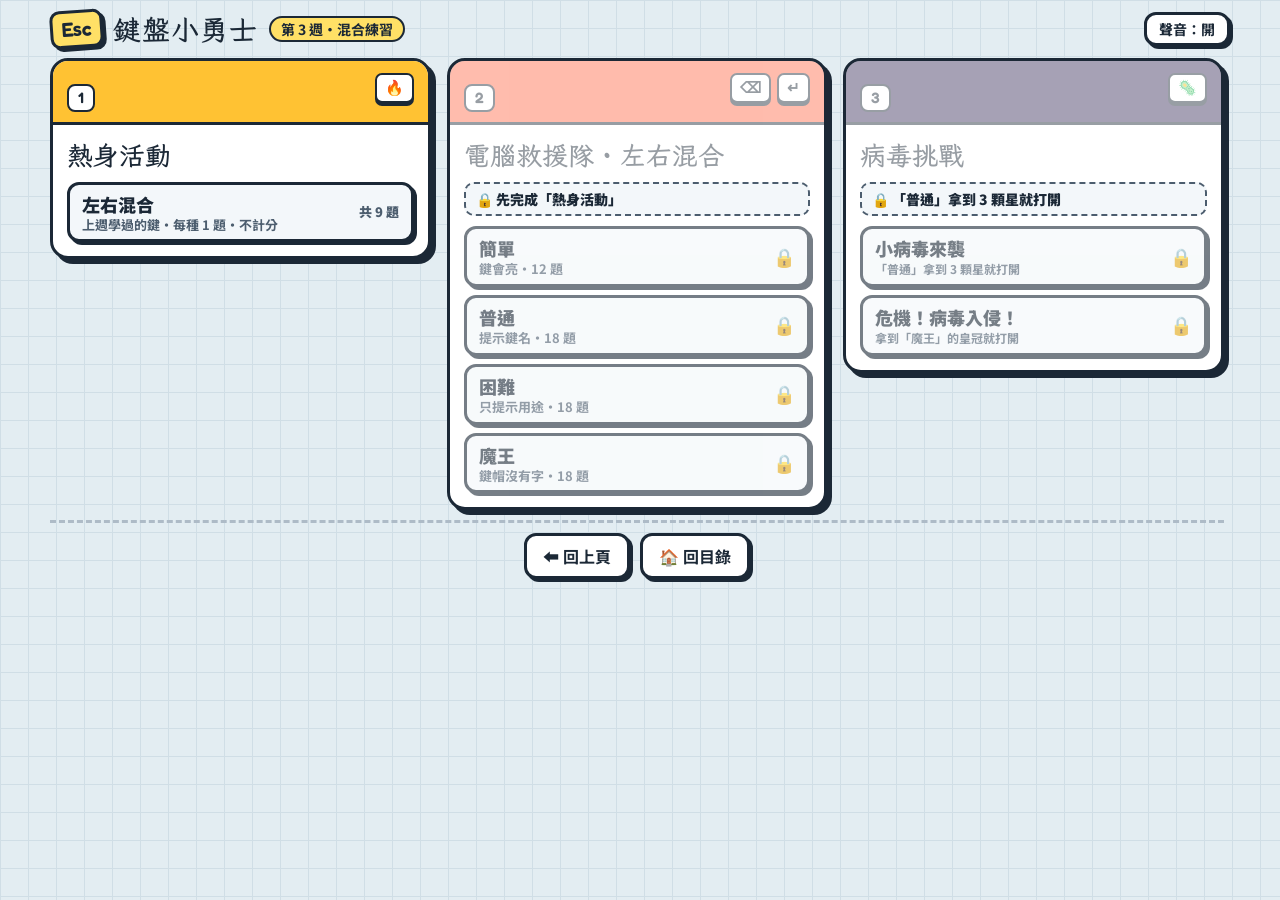
<file: keyboard-w3.html>
<!doctype html>
<html lang="zh-Hant">
<head>
<meta charset="utf-8">
<meta name="viewport" content="width=device-width, initial-scale=1">
<title>鍵盤小勇士（第 3 週・混合練習）</title>
<link rel="preconnect" href="https://fonts.googleapis.com">
<link rel="preconnect" href="https://fonts.gstatic.com" crossorigin>
<link rel="stylesheet" href="https://fonts.googleapis.com/css2?family=Fredoka:wght@500;600&family=LXGW+WenKai+TC:wght@400;700&family=Noto+Sans+TC:wght@400;700;900&display=swap">
<style>
/* 版面：上方標題列＋模擬電腦畫面＋全尺寸鍵盤；貼紙風格（粗黑框＋硬陰影） */
:root{
  --paper:#E3EDF2; --grid:#D0DEE6; --ink:#1B2836; --ink-soft:#4C5D6E; --card:#FFFFFF; --wash:#F3F7FA;
  --case:#26323F; --cap:#F5F7F9; --cap-edge:#AEBBC7; --cap-dim:#D9E1E8; --dim-txt:#8593A1;
  --g-esc:#FF6B4A; --g-left:#3A9FEF; --g-space:#9466EE; --g-edit:#EE4F8B; --g-arrow:#FFC233;
  --good:#1FA963; --bad:#E5484D; --hl:#FFE066; --gold:#F2B400; --mid:#B07D00;
  --desk-a:#4F9BE0; --desk-b:#8CC6EE; --taskbar:#1F2A36;
  --f-display:'LXGW WenKai TC','Noto Sans TC','Microsoft JhengHei',sans-serif;
  --f-body:'Noto Sans TC','PingFang TC','Microsoft JhengHei',sans-serif;
  --f-key:'Fredoka','Noto Sans TC',sans-serif;
  --kbh:clamp(150px,36vh,320px); --doc-fs:clamp(18px,3.4vh,30px);
  color-scheme:light;
}
*{box-sizing:border-box}
[hidden]{display:none!important}
html,body{height:100%}
html{background:var(--paper)}
body{
  margin:0;
  background:var(--paper);
  background-image:linear-gradient(var(--grid) 1px,transparent 1px),linear-gradient(90deg,var(--grid) 1px,transparent 1px);
  background-size:28px 28px;
  color:var(--ink); font-family:var(--f-body); font-size:16px; line-height:1.6;
  padding:10px max(16px,env(safe-area-inset-right,0px)) 10px max(16px,env(safe-area-inset-left,0px));
}
.wrap{height:100%;display:flex;flex-direction:column;gap:10px;max-width:1180px;margin:0 auto}
h1,h2,h3{font-family:var(--f-display);font-weight:700;margin:0;text-wrap:balance;line-height:1.25}
p{margin:0}
button{font-family:inherit}

.top{flex:none;display:flex;flex-wrap:wrap;align-items:center;gap:10px 18px;justify-content:space-between}
.brand{display:flex;align-items:center;gap:10px;flex-wrap:wrap}
.brand h1{font-size:28px;letter-spacing:.04em;user-select:none}
.brand .tagk{display:inline-block;background:var(--hl);border:3px solid var(--ink);border-radius:10px;padding:0 8px;box-shadow:3px 3px 0 var(--ink);font-family:var(--f-key);font-weight:600;font-size:20px;transform:rotate(-4deg)}
.row{display:flex;gap:8px;flex-wrap:wrap;align-items:center}

.btn{font:700 16px var(--f-body);padding:8px 16px;border:3px solid var(--ink);border-radius:12px;background:var(--card);color:var(--ink);box-shadow:3px 3px 0 var(--ink);cursor:pointer;transition:transform .06s}
.btn:hover{background:var(--wash)}
.btn:active{transform:translate(2px,2px);box-shadow:1px 1px 0 var(--ink)}
.btn.primary{background:var(--hl)}
.btn.sm{font-size:14px;padding:4px 12px}
.btn:disabled{opacity:.45;cursor:not-allowed}
.btn:focus-visible{outline:3px solid var(--g-left);outline-offset:3px}
.card{background:var(--card);border:3px solid var(--ink);border-radius:18px;box-shadow:5px 5px 0 var(--ink);padding:18px}
.badge{display:inline-block;font-size:13px;font-weight:700;border:2px solid var(--ink);border-radius:999px;padding:0 10px;background:var(--wash)}
.ver{font-size:14px;background:var(--hl)}

/* ---------- 模擬電腦 ---------- */
.monitor{background:var(--case);border:3px solid var(--ink);border-radius:18px;padding:8px;box-shadow:5px 5px 0 var(--ink);position:relative;flex:1;min-height:0;display:flex;flex-direction:column}
#rvScene,#gScene,#wScene{flex:1;min-height:0}
.desk{height:100%;border-radius:8px;background:linear-gradient(160deg,var(--desk-a),var(--desk-b));position:relative;overflow:hidden;display:flex;flex-direction:column}
.win{position:relative;margin:10px auto 8px;width:min(92%,720px);flex:1;min-height:0;background:#fff;border:2px solid var(--ink);border-radius:8px;display:flex;flex-direction:column;overflow:hidden;box-shadow:0 6px 0 rgba(0,0,0,.15)}
.win-bar{display:flex;justify-content:space-between;align-items:center;background:#E8EEF3;border-bottom:2px solid var(--ink);padding:2px 10px;font-size:14px;font-weight:700}
.win-bar .ctl{font-family:var(--f-key);letter-spacing:8px;color:var(--ink-soft)}
.win-body{flex:1;min-height:0;padding:6px 18px;font-size:var(--doc-fs);overflow:hidden;position:relative}
.taskbar{height:34px;flex:none;background:var(--taskbar);display:flex;align-items:center;justify-content:space-between;padding:0 12px;color:#fff;font-size:14px}
.tb-start{width:26px;height:26px;display:grid;grid-template-columns:1fr 1fr;gap:2px}
.tb-start i{background:#7CC4FF;border-radius:1px}
.tb-right{display:flex;align-items:center;gap:12px}
.tb-lamp{display:flex;align-items:center;gap:6px;color:#C9D3DD}
.tb-lamp i{width:12px;height:12px;border-radius:50%;background:#4A5867;border:2px solid #0E151C}
.tb-lamp i.on{background:#5BF07A;box-shadow:0 0 10px #5BF07A}
.tb-ime{width:30px;height:28px;border-radius:6px;background:#fff;color:var(--ink);font-weight:900;display:grid;place-items:center;font-size:16px}
.blinkbg{animation:blinkbg .7s ease-in-out infinite}
@keyframes blinkbg{50%{background:var(--hl);transform:scale(1.15)}}

.doc .ln{white-space:pre;line-height:1.55;min-height:1.55em;border-bottom:1px dashed #E1E8EE;position:relative}
.caret{display:inline-block;width:3px;height:1.05em;background:#1673D6;vertical-align:-.12em;animation:blink 1s steps(1) infinite;margin:0 1px}
@keyframes blink{50%{opacity:0}}
.m-red{color:var(--bad);background:#FFE1E1;border-radius:4px;animation:redblink .6s ease-in-out infinite;padding:0 2px}
@keyframes redblink{50%{background:#FFB7B7}}
.m-star{display:inline-block;width:0;position:relative;vertical-align:top}
.m-star::after{content:"★";position:absolute;left:-.42em;top:-.62em;font-size:.85em;color:var(--gold);text-shadow:1px 1px 0 var(--ink);animation:bounce .7s ease-in-out infinite}
@keyframes bounce{50%{transform:translateY(-5px)}}
.m-gap{display:inline-block;width:.7em;height:1em;vertical-align:-.15em;border-bottom:4px solid #1673D6;background:rgba(22,115,214,.12);border-radius:3px;animation:redblink .6s infinite}

.frow{display:flex;align-items:center;gap:12px;margin-bottom:6px;font-size:.8em}
.frow span{width:3em;flex:none}
.fld{flex:1;border:3px solid var(--cap-edge);border-radius:8px;padding:0 10px;min-height:1.6em;background:#fff;display:flex;align-items:center}
.fld.on{border-color:#1673D6;box-shadow:0 0 0 4px rgba(22,115,214,.22)}
.win-body:has(.frow){display:flex;gap:14px;align-items:flex-start;padding-top:14px}
.win-body .frow{flex:1;min-width:0;flex-direction:column;align-items:stretch;gap:4px;margin:0;font-size:.85em}
.win-body .frow span{width:auto;font-weight:700}
.win-body .fld{width:100%;min-height:1.9em}
.win-body .fld.next{border-width:4px;border-style:dashed;border-color:var(--gold);background:#FFF6CC;position:relative}
.win-body .fld.next::after{content:"下一格";position:absolute;right:8px;top:50%;transform:translateY(-50%);font-size:.7em;font-weight:900;color:var(--mid)}

.big-demo{height:100%;display:flex;align-items:center;justify-content:center;gap:5%;flex-wrap:wrap}
.lampbig{width:1.4em;height:1.4em;border-radius:50%;border:3px solid var(--ink);background:#CFD6DC;flex:none}
.lampbig.on{background:#59E36B;box-shadow:0 0 22px #59E36B}
.sample{font-family:var(--f-key);font-weight:600;font-size:2.1em;letter-spacing:.04em}
.sample.zh{font-family:var(--f-body);font-weight:900}
.ghost{opacity:.35;border:3px dashed var(--ink-soft);border-radius:12px;padding:0 .3em}
.arrowto{font-size:1.4em;color:var(--ink-soft)}
.imebig{width:2.2em;height:2.2em;border-radius:14px;border:3px solid var(--ink);display:grid;place-items:center;font-weight:900;font-size:1.3em;background:var(--wash);flex:none}
.imebig.zh{background:#FFE3D6}
.imebig.en{background:#DCEEFF}

.pop{position:absolute;left:50%;top:46%;transform:translate(-50%,-50%);width:min(72%,360px);background:#fff;border:3px solid var(--ink);border-radius:10px;box-shadow:6px 6px 0 rgba(0,0,0,.3);z-index:3;animation:popin .25s ease-out}
.pop-bar{display:flex;justify-content:space-between;background:var(--g-esc);color:#fff;font-size:14px;font-weight:700;padding:3px 10px;border-bottom:3px solid var(--ink)}
.pop p{padding:16px 12px;text-align:center;font-size:20px;font-weight:900}
.pop.out{animation:popout .28s forwards}
.pop.dlg .pop-bar{background:#1673D6}
.dlg-btns{display:flex;gap:10px;justify-content:center;padding:0 12px 14px}
.dlg-btns span{border:2px solid var(--ink);border-radius:8px;padding:2px 18px;font-weight:700;font-size:16px}
.dlg-btns .okb{background:#1673D6;color:#fff}
.dlg-btns .okb.pulse{animation:okpulse .7s ease-in-out infinite}
.dlg-btns .okb.press{transform:scale(.9);background:var(--good)}
@keyframes okpulse{50%{box-shadow:0 0 0 6px rgba(255,194,51,.8)}}
@keyframes popin{from{transform:translate(-50%,-50%) scale(.6);opacity:0}}
@keyframes popout{to{transform:translate(-50%,-50%) scale(.5);opacity:0}}

.banner{position:absolute;top:22px;right:22px;z-index:6;background:var(--ink);color:#fff;border:3px solid #fff;border-radius:14px;padding:6px 16px 6px 8px;display:flex;gap:12px;align-items:center;font-size:22px;font-weight:900;box-shadow:0 6px 0 rgba(0,0,0,.25);transition:opacity .3s,transform .3s}
.banner b{font-family:var(--f-key);font-weight:600;border:2px solid var(--ink);border-radius:10px;padding:0 12px;color:#fff}
.banner b.g-arrow{color:var(--ink)}
.banner.hide{opacity:0;transform:translateY(-8px);pointer-events:none}

/* 提示牌（鷹架）：簡單＝鍵名＋亮燈、普通＝鍵名、困難＝用途、魔王＝不顯示 */
.ask{position:absolute;top:22px;left:22px;z-index:6;display:flex;align-items:center;gap:10px;background:#fff;border:3px solid var(--ink);border-radius:14px;padding:6px 14px;box-shadow:0 6px 0 rgba(0,0,0,.2)}
.ask-l{font-size:14px;font-weight:900;color:var(--ink-soft)}
.ask .chip{font-size:24px;padding:0 14px}
.ask-use{font-weight:900;font-size:24px}

.fixfx{position:absolute;inset:0;pointer-events:none;z-index:7;display:grid;place-items:center}
.fixfx span{font-family:var(--f-display);font-weight:700;font-size:44px;color:var(--good);background:#fff;border:4px solid var(--good);border-radius:20px;padding:0 22px;animation:fix .7s ease-out forwards}
.fixfx.mid span{color:var(--mid);border-color:var(--gold)}
.fixfx.no span{color:var(--bad);border-color:var(--bad)}
@keyframes fix{0%{transform:scale(.4);opacity:0}30%{transform:scale(1.1);opacity:1}100%{transform:scale(1) translateY(-20px);opacity:0}}

/* ---------- 鍵盤 ---------- */
.kb-zone{flex:none;display:grid;gap:8px}
.kb-case{background:var(--case);border:3px solid var(--ink);border-radius:20px;padding:1.4%;box-shadow:5px 5px 0 var(--ink);width:min(100%,calc(var(--kbh)*3.8));margin-inline:auto}
.kb-scroll{overflow-x:auto}
.kb{position:relative;width:100%;min-width:640px;aspect-ratio:23/6.25;container-type:inline-size}
.k{--u:calc(100cqw / 23);position:absolute;padding:calc(var(--u)*.05)}
.cap{width:100%;height:100%;border-radius:calc(var(--u)*.14);background:var(--cap);color:var(--ink);display:flex;align-items:center;justify-content:center;text-align:center;font-family:var(--f-key);font-weight:600;font-size:calc(var(--u)*.26);line-height:1.05;box-shadow:inset 0 calc(var(--u)*-.13) 0 var(--cap-edge);padding-bottom:calc(var(--u)*.1);transition:transform .05s,background .15s;position:relative}
.k.dim .cap{background:var(--cap-dim);color:var(--dim-txt);font-size:calc(var(--u)*.22)}
.cap.g-esc{background:var(--g-esc);color:#fff}
.cap.g-left{background:var(--g-left);color:#fff}
.cap.g-space{background:var(--g-space);color:#fff}
.cap.g-edit{background:var(--g-edit);color:#fff}
.cap.g-arrow{background:var(--g-arrow);color:var(--ink)}
.k.sp .cap{box-shadow:inset 0 calc(var(--u)*-.13) 0 rgba(0,0,0,.25);font-size:calc(var(--u)*.3)}
.kb.hard .k.sp .cap{background:var(--cap-dim);color:var(--ink);box-shadow:inset 0 calc(var(--u)*-.13) 0 var(--cap-edge)}
.kb.hard .k .lbl{opacity:0}
.kb.hard .k.show .lbl{opacity:1}
.k.down .cap{transform:translateY(calc(var(--u)*.07));box-shadow:inset 0 calc(var(--u)*-.05) 0 rgba(0,0,0,.25)}
.k.glow .cap{outline:calc(var(--u)*.11) solid var(--hl);outline-offset:calc(var(--u)*.02);animation:pulse 1s ease-in-out infinite;z-index:2}
@keyframes pulse{50%{outline-color:#fff;outline-offset:calc(var(--u)*.09)}}
.k.ok .cap{background:var(--good)!important;color:#fff!important}
.k.no .cap{background:var(--bad)!important;color:#fff!important}
.k.show .cap{outline:calc(var(--u)*.12) solid #5BF08F;z-index:2;animation:pulse .5s ease-in-out infinite}
.k.sp.off .cap{background:var(--cap-dim);color:var(--dim-txt);box-shadow:inset 0 calc(var(--u)*-.13) 0 var(--cap-edge)}

.chip{display:inline-flex;align-items:center;font-family:var(--f-key);font-weight:600;color:#fff;border:2px solid var(--ink);border-radius:8px;padding:0 10px;white-space:nowrap}
.chip.g-arrow{color:var(--ink)}
.bg-esc{background:var(--g-esc)} .bg-left{background:var(--g-left)} .bg-space{background:var(--g-space)} .bg-edit{background:var(--g-edit)} .bg-arrow{background:var(--g-arrow)}

.focus-pill{position:fixed;left:50%;transform:translateX(-50%);bottom:calc(16px + env(safe-area-inset-bottom,0px));z-index:20;background:var(--ink);color:#fff;border:3px solid var(--hl);border-radius:999px;padding:10px 22px;font:700 16px var(--f-body);cursor:pointer;box-shadow:0 6px 0 rgba(0,0,0,.25);animation:bob 1.4s ease-in-out infinite;max-width:calc(100% - 32px)}
@keyframes bob{50%{transform:translate(-50%,-4px)}}

.hud{display:flex;gap:8px;flex-wrap:wrap}
.hud-item{background:var(--card);border:3px solid var(--ink);border-radius:12px;padding:1px 12px;display:flex;align-items:center;gap:8px;box-shadow:3px 3px 0 var(--ink)}
.hud-l{font-size:12px;color:var(--ink-soft)}
.hud-item b{font-family:var(--f-key);font-size:20px;font-variant-numeric:tabular-nums}
.hud-item b.hud-lv{font-family:var(--f-body);font-weight:900;font-size:18px}

main{flex:1;min-height:0;display:flex;flex-direction:column}
main>[data-screen]{flex:1;min-height:0;display:flex;flex-direction:column;gap:10px}
main>[data-screen="home"],main>[data-screen="result"]{overflow:auto;padding:0 6px 6px 0}

/* ---------- 首頁 ---------- */
.entries{display:grid;grid-template-columns:repeat(auto-fit,minmax(280px,1fr));gap:16px;align-items:start}
.entry{display:flex;flex-direction:column;background:var(--card);border:3px solid var(--ink);border-radius:18px;box-shadow:5px 5px 0 var(--ink);overflow:hidden}
.entry-band{height:64px;border-bottom:3px solid var(--ink);position:relative;display:flex;align-items:flex-end;padding:10px 14px}
.entry-band .num{font-family:var(--f-key);font-weight:600;font-size:15px;background:#fff;border:2px solid var(--ink);border-radius:8px;padding:0 9px}
.entry-band .deco{position:absolute;right:14px;top:12px;display:flex;gap:6px}
.entry-band .deco span{font-family:var(--f-key);font-weight:600;font-size:15px;background:#fff;border:2px solid var(--ink);border-radius:7px;padding:1px 8px;box-shadow:0 3px 0 var(--ink)}
.entry-body{padding:14px;display:flex;flex-direction:column;gap:10px;flex:1}
.entry-body h2{font-size:26px}
.entry.locked .entry-band,.entry.locked .entry-body h2{opacity:.45}
.lockmsg{font-size:14px;font-weight:900;color:var(--ink);background:var(--wash);border:2px dashed var(--ink-soft);border-radius:10px;padding:4px 10px}
.diffs{display:grid;gap:8px}
.diff{display:flex;justify-content:space-between;align-items:center;gap:10px;font:900 18px var(--f-body);border:3px solid var(--ink);border-radius:12px;background:var(--wash);padding:6px 12px;cursor:pointer;box-shadow:3px 3px 0 var(--ink);color:var(--ink);width:100%}
.diff:hover:not(:disabled){background:var(--hl)}
.diff:disabled{cursor:not-allowed;opacity:.6}
.diff small{display:block;font-size:13px;font-weight:700;color:var(--ink-soft);line-height:1.3}
.diff>span:first-child{text-align:left}
.diff .st{font-size:13px;font-weight:900;color:var(--ink-soft);white-space:nowrap}
.diff .st.ok{color:var(--good)}
.lv-r{display:grid;justify-items:end;line-height:1.2}
.stars{color:var(--gold);letter-spacing:1px;font-size:16px;white-space:nowrap}
.stars .off{color:var(--cap-dim)}
.lv-best{font-size:12px;font-weight:700;color:var(--ink-soft);white-space:nowrap}
.crown{font-style:normal;margin-right:4px}
.crown.grey{filter:grayscale(1);opacity:.45}
.tpanel{display:flex;gap:8px;flex-wrap:wrap;align-items:center}
a.btn{display:inline-flex;align-items:center;text-decoration:none}
.footnav{display:flex;gap:10px;flex-wrap:wrap;justify-content:center;padding-top:10px;border-top:3px dashed var(--cap-edge)}

/* ---------- 熱身、複習一下的打勾列 ---------- */
.checks{display:grid;grid-template-columns:repeat(5,1fr);gap:6px}
.chk{border:2px solid var(--ink);border-radius:12px;background:var(--card);padding:3px 4px;display:grid;justify-items:center;gap:0;min-width:0}
.chk .chip{font-size:14px;padding:0 6px;max-width:100%;overflow:hidden;text-overflow:ellipsis}
.chk .mark{font-size:12px;font-weight:900;color:var(--cap-edge)}
.chk.done{background:#E3F7EC;border-color:var(--good)}
.chk.done .mark{color:var(--good)}
.chk.now{background:#FFF6CC;border-color:var(--gold)}
.chk .arr{font-family:var(--f-key);font-size:12px;letter-spacing:2px;color:var(--cap-edge)}
.chk .arr b{color:var(--good)}
.rv-done{position:absolute;left:50%;bottom:52px;transform:translateX(-50%);z-index:6;font-size:20px;padding:10px 26px}

/* ---------- 電腦救援隊 ---------- */
.timer{position:relative;height:16px;border:3px solid var(--ink);border-radius:999px;overflow:hidden;background:var(--wash)}
.timer div{height:100%;width:100%;background:var(--good);transform-origin:right}
.timer div.warn{background:var(--g-arrow)}
.timer-zones{display:flex;justify-content:space-between;gap:10px;font-size:12px;color:var(--ink-soft);font-weight:700;padding:0 4px;margin-top:-6px;flex-wrap:wrap}
.go-cover{position:absolute;inset:8px;border-radius:8px;background:rgba(27,40,54,.82);z-index:8;display:grid;place-items:center;align-content:center;gap:12px;color:#fff;text-align:center;padding:16px}
.go-cover h2{font-size:34px}
.go-cover p{font-size:18px;font-weight:700}
.go-cover .r-btns{justify-content:center}
.count{font-family:var(--f-key);font-size:72px;font-weight:600;line-height:1}

/* ---------- 結算 ---------- */
.result{display:grid;gap:14px;justify-items:start}
.result h2{font-size:30px}
.r-top{display:flex;gap:12px;align-items:center;flex-wrap:wrap}
.trend{font-weight:900;font-size:18px;border:3px solid var(--ink);border-radius:999px;padding:2px 16px;background:var(--wash)}
.trend.best{background:var(--hl)}
.trend.up{background:#DDF5E7;color:#127A45}
.r-mid{display:flex;align-items:center;gap:8px 22px;flex-wrap:wrap}
.r-stars{font-size:44px;letter-spacing:4px;color:var(--gold);line-height:1}
.r-stars .off{color:var(--cap-dim)}
.r-score{font-family:var(--f-key);font-size:46px;font-weight:600;line-height:1;font-variant-numeric:tabular-nums}
.r-score small{font-family:var(--f-body);font-size:18px;font-weight:900;margin-left:4px}
.r-crown{display:flex;align-items:center;gap:8px;font-weight:900;border:3px solid var(--ink);border-radius:14px;padding:2px 14px 2px 8px;background:#FFF6CC}
.r-crown i{font-size:34px;font-style:normal;line-height:1.2}
.r-crown.grey{background:var(--wash)}
.r-crown.grey i{filter:grayscale(1);opacity:.45}
.r-stats{display:flex;gap:10px;flex-wrap:wrap}
.r-stats div{border:2px solid var(--ink);border-radius:10px;padding:4px 14px;background:var(--wash)}
.r-stats b{font-family:var(--f-key);font-size:22px;font-variant-numeric:tabular-nums;margin-left:6px}
.r-stats .fc{background:var(--hl);font-weight:900}
.missed{display:flex;gap:8px;flex-wrap:wrap;align-items:center}
.missed .chip{font-size:18px;padding:2px 12px}
.r-btns{display:flex;gap:10px;flex-wrap:wrap}
.unlock-note{background:var(--hl);border:3px solid var(--ink);border-radius:12px;padding:6px 14px;font-weight:900}
.unlock-note.tip{background:var(--wash)}
.hist{width:100%;max-width:600px;display:grid;gap:6px}
.hist-row{display:grid;grid-template-columns:4.5em 1fr 5.5em 5.5em;gap:8px;align-items:center;font-size:14px;font-variant-numeric:tabular-nums}
.hist-row .bar{height:16px;border-radius:6px;background:var(--cap-dim);overflow:hidden}
.hist-row .bar i{display:block;height:100%;background:var(--g-left);border-radius:6px}
.hist-row.best .bar i{background:var(--gold)}
.hist-row.now{font-weight:900}
.hist-row.now .bar i{background:var(--g-edit)}
.hist-row span:nth-child(3),.hist-row span:nth-child(4){text-align:right}
.hist-row .hs{color:var(--gold);letter-spacing:-1px}
.hist-head{color:var(--ink-soft);font-size:12px}

/* ---------- 逐級解鎖、皇冠、示範 ---------- */
.diff .lk{font-size:12px;font-weight:700;color:var(--ink-soft)}
.crowns{display:flex;align-items:center;gap:4px 8px;flex-wrap:wrap;border:2px dashed var(--gold);border-radius:12px;padding:4px 10px;background:#FFF9DB;font-size:14px;font-weight:900}
.crowns i{font-style:normal;font-size:22px}
.crowns i.off{filter:grayscale(1);opacity:.3}
.crowns b{color:var(--mid)}
.ver.demo{background:var(--g-esc);color:#fff}
.demo-bar{grid-column:1/-1;background:var(--g-esc);color:#fff;font-weight:900;border:3px solid var(--ink);border-radius:12px;padding:6px 14px}

/* ---------- 病毒入侵 ---------- */
#vScene{flex:1;min-height:0}
.vlayer{position:absolute;inset:8px 8px 42px;pointer-events:none;z-index:5;overflow:hidden;border-radius:8px}
.vlayer.hit{animation:infect .45s ease-out}
@keyframes infect{0%{background:rgba(229,72,77,.55)}100%{background:transparent}}
.virus{position:absolute;width:clamp(70px,13vh,120px);transform:translate(-50%,-50%);filter:drop-shadow(0 4px 0 rgba(0,0,0,.25))}
.virus.walk{animation:wobble .5s ease-in-out infinite alternate}
@keyframes wobble{to{rotate:8deg}}
.virus.die{transition:transform .3s,opacity .3s!important;transform:translate(-50%,-50%) scale(.1) rotate(180deg)!important;opacity:0}
.virus.grab{transition:transform .3s!important;transform:translate(-50%,-50%) scale(1.6)!important}
.hearts{font-size:20px;letter-spacing:2px;color:var(--bad)}
.hearts .off{color:var(--cap-dim)}
#vBar{height:100%;width:100%;background:#8B5CF6;transform-origin:right}
#vBar.warn{background:var(--bad)}

/* 速度關卡的背景：第 1 關藍天 → 2 黃昏 → 3 紫色警報 → 4 紅色危險（邊框閃） → 5 黑色程式碼 */
[data-screen=virus] .monitor .desk{transition:background .6s}
[data-screen=virus] .monitor[data-stage="2"] .desk{background:linear-gradient(160deg,#F59E42,#FBD38D)}
[data-screen=virus] .monitor[data-stage="3"] .desk{background:linear-gradient(160deg,#6D28D9,#C4B5FD)}
[data-screen=virus] .monitor[data-stage="4"] .desk{background:linear-gradient(160deg,#B91C1C,#F87171)}
[data-screen=virus] .monitor[data-stage="4"]{animation:alarm 1s ease-in-out infinite}
@keyframes alarm{50%{box-shadow:5px 5px 0 var(--ink),0 0 0 6px rgba(229,72,77,.7)}}
[data-screen=virus] .monitor[data-stage="5"] .desk{background:#0B1220 repeating-linear-gradient(0deg,rgba(91,240,122,.12) 0 2px,transparent 2px 22px)}
[data-screen=virus] .monitor[data-stage="5"]{animation:alarm .6s ease-in-out infinite}
[data-screen=virus] .monitor[data-stage="5"] .desk::before{content:"01001 110 0101 1 0011 01 10110 0 1101 01";position:absolute;inset:0;color:rgba(91,240,122,.35);font:700 22px monospace;letter-spacing:.6em;line-height:2.2;word-break:break-all;animation:rain 3s linear infinite;pointer-events:none}
@keyframes rain{from{transform:translateY(-30%)}to{transform:translateY(10%)}}
.vstage{position:absolute;left:18px;top:16px;z-index:6;background:rgba(27,40,54,.85);color:#fff;border:2px solid #fff;border-radius:999px;padding:2px 14px;font-weight:900;font-size:15px}
.vstage-big{position:absolute;left:50%;top:40%;transform:translate(-50%,-50%);z-index:9;font-family:var(--f-display);font-size:clamp(28px,6vh,48px);font-weight:700;color:#fff;background:var(--ink);border:4px solid var(--hl);border-radius:20px;padding:4px 26px;white-space:nowrap;opacity:0;pointer-events:none}
.vstage-big.go{animation:stagein 1.3s ease-out forwards}
@keyframes stagein{0%{opacity:0;transform:translate(-50%,-50%) scale(.5)}20%{opacity:1;transform:translate(-50%,-50%) scale(1.1)}80%{opacity:1}100%{opacity:0;transform:translate(-50%,-80%)}}
.virus{display:grid;justify-items:center}
.virus img{width:100%;display:block}
.virus .vtag{font-size:clamp(14px,2.4vh,20px);margin-top:-6px;padding:0 10px;box-shadow:0 3px 0 var(--ink)}

/* ---------- 證書 ---------- */
.cert-wrap{position:fixed;inset:0;z-index:30;background:rgba(27,40,54,.6);display:grid;place-items:center;padding:16px;overflow:auto}
.cert{width:min(680px,100%);background:#FFFDF4;border:4px solid var(--ink);border-radius:18px;box-shadow:8px 8px 0 var(--ink);padding:14px;animation:popcert .4s ease-out}
@keyframes popcert{from{transform:scale(.7);opacity:0}}
.cert-in{position:relative;border:6px double var(--gold);border-radius:10px;padding:18px 22px 22px;text-align:center;background:
  radial-gradient(circle at 0 0,#FFE9A8 0 40px,transparent 41px),radial-gradient(circle at 100% 0,#FFE9A8 0 40px,transparent 41px),
  radial-gradient(circle at 0 100%,#FFE9A8 0 40px,transparent 41px),radial-gradient(circle at 100% 100%,#FFE9A8 0 40px,transparent 41px)}
.cert-kicker{font-weight:900;color:var(--ink-soft);letter-spacing:.3em}
.cert-title{font-size:clamp(34px,7vh,52px);letter-spacing:.12em;color:var(--mid)}
.cert-sub{font-family:var(--f-display);font-size:22px;font-weight:700;letter-spacing:.5em;margin-bottom:8px}
.cert-body{font-size:18px;line-height:1.9;font-weight:700}
.cert-seat{width:3.2em;font:900 20px var(--f-key);text-align:center;border:none;border-bottom:3px solid var(--ink);background:transparent;color:var(--ink)}
.cert-seat:focus{outline:none;background:#FFF2B8}
.cert-name{font-family:var(--f-display);font-size:30px;font-weight:700;margin:6px 0}
.cert-crowns{display:flex;justify-content:center;gap:10px;flex-wrap:wrap;margin:6px 0}
.cert-crowns div{border:2px solid var(--ink);border-radius:12px;padding:2px 12px;background:#fff;font-weight:900;font-size:14px}
.cert-crowns i{font-style:normal;font-size:24px;display:block;line-height:1.2}
.cert-date{color:var(--ink-soft);font-weight:700;margin-top:6px}
.cert-seal{position:absolute;right:18px;bottom:16px;width:76px;height:76px;border-radius:50%;border:4px solid var(--bad);color:var(--bad);display:grid;place-items:center;font-weight:900;font-size:15px;line-height:1.2;transform:rotate(-12deg);background:rgba(255,255,255,.6)}
.cert-btns{justify-content:center;margin-top:12px}
@media print{ body>*:not(.cert-wrap){display:none!important} .cert-wrap{position:static;background:none} .cert-btns{display:none} }

@media (max-width:720px){ html,body{height:auto} .wrap{height:auto} .brand h1{font-size:22px} }
@media (prefers-reduced-motion:reduce){ *{animation:none!important;transition:none!important} }
</style>
</head>
<body>
<div class="wrap">
  <header class="top">
    <div class="brand"><span class="tagk">Esc</span><h1 id="title">鍵盤小勇士</h1><span class="badge ver" id="verBadge"></span></div>
    <div id="hud" class="hud" hidden>
      <div class="hud-item"><span class="hud-l">難度</span><b id="lvV" class="hud-lv">簡單</b></div>
      <div class="hud-item"><span class="hud-l">分數</span><b id="score">0</b></div>
      <div class="hud-item"><span class="hud-l">連段</span><b id="combo">0</b></div>
      <div class="hud-item"><span class="hud-l">進度</span><b id="prog">0</b></div>
    </div>
    <div id="vhud" class="hud" hidden>
      <div class="hud-item"><span class="hud-l">生命</span><span id="vLives" class="hearts"></span></div>
      <div class="hud-item"><span class="hud-l">擊退</span><b id="vCount">0</b></div>
      <div class="hud-item"><span class="hud-l">關卡</span><b id="vStage" class="hud-lv">第 1 關</b><span id="vSpeed" hidden></span></div>
      <div class="hud-item"><span class="hud-l">最佳</span><b id="vBest">0</b></div>
    </div>
    <div class="row">
      <button class="btn sm" id="soundBtn" type="button">聲音：開</button>
      <button class="btn sm" id="homeBtn" type="button" hidden>回首頁</button>
    </div>
  </header>

  <main>
    <!-- 首頁 -->
    <section data-screen="home">
      <div id="entries" class="entries"></div>
      <nav class="footnav" id="siteNav"><a class="btn" href="keyboard.html">⬅ 回上頁</a><a class="btn" href="index.html">🏠 回目錄</a></nav>
      <div id="tpanel" class="card tpanel" hidden>
        <b>老師設定</b>
        <button class="btn sm" type="button" id="tDemo">老師示範（全部打開、不存紀錄）</button>
        <button class="btn sm" type="button" id="tCert">預覽證書</button>
        <button class="btn sm" type="button" id="tUnlock">解鎖全部</button>
        <button class="btn sm" type="button" id="tReset">清除這台電腦的紀錄</button>
        <button class="btn sm" type="button" id="tClose">關閉</button>
      </div>
    </section>

    <!-- 熱身活動 -->
    <section data-screen="warm" hidden>
      <div class="monitor">
        <div id="wScene"></div>
        <div id="wAsk" class="ask" hidden></div>
        <div id="wFx" class="fixfx"></div>
        <div id="wCover" class="go-cover" hidden></div>
      </div>
      <div id="wChecks" class="checks"></div>
    </section>

    <!-- 複習一下 -->
    <section data-screen="review" hidden>
      <div class="monitor"><div id="rvScene"></div><div id="rvBanner" class="banner hide"></div>
        <button class="btn primary rv-done" id="rvDone" type="button" hidden>全部試過了！去玩電腦救援隊</button></div>
      <div id="checks" class="checks"></div>
    </section>

    <!-- 電腦救援隊 -->
    <section data-screen="game" hidden>
      <div class="monitor">
        <div id="gScene"></div>
        <div id="gAsk" class="ask" hidden></div>
        <div id="gFx" class="fixfx"></div>
        <div id="gCover" class="go-cover" hidden></div>
      </div>
      <div id="timerWrap" class="timer"><div id="timerBar"></div></div>
      <div id="zones" class="timer-zones"></div>
    </section>

    <!-- 病毒挑戰 -->
    <section data-screen="virus" hidden>
      <div class="monitor">
        <div id="vScene"></div>
        <div id="vLayer" class="vlayer"></div>
        <div id="vStageBig" class="vstage-big"></div>
        <div id="vFx" class="fixfx"></div>
        <div id="vCover" class="go-cover" hidden></div>
      </div>
      <div class="timer"><div id="vBar"></div></div>
      <div id="vZones" class="timer-zones"></div>
    </section>

    <!-- 結算 -->
    <section data-screen="result" hidden>
      <div class="card result">
        <div class="r-top"><h2 id="rTitle"></h2><span id="rTrend" class="trend"></span></div>
        <div class="r-mid"><div id="rStars" class="r-stars"></div><div id="rScore" class="r-score"></div><div id="rCrown" class="r-crown" hidden></div></div>
        <div id="rStats" class="r-stats"></div>
        <div id="rUnlock" class="unlock-note" hidden></div>
        <div id="rMissed" class="missed"></div>
        <div id="rWeak" class="missed" hidden></div>
        <div id="rHist" class="hist"></div>
        <div class="r-btns">
          <button class="btn primary" id="rAgain" type="button">再玩一次</button>
          <button class="btn" id="rNext" type="button" hidden></button>
          <button class="btn" id="rHome" type="button">回首頁</button>
        </div>
      </div>
    </section>
  </main>

  <section class="kb-zone" id="kbZone" aria-label="鍵盤" hidden>
    <div class="kb-scroll"><div class="kb-case"><div class="kb" id="kb"></div></div></div>
  </section>
</div>
<button id="focusPill" class="focus-pill" type="button" hidden>點一下這裡，讓鍵盤連上遊戲</button>

<!-- 鍵盤小勇士證書（集滿 4 頂皇冠時跳出） -->
<div id="certWrap" class="cert-wrap" hidden>
  <div class="cert" role="dialog" aria-label="鍵盤小勇士證書">
    <div class="cert-in">
      <p class="cert-kicker">資訊課</p>
      <h2 class="cert-title">鍵盤小勇士</h2>
      <p class="cert-sub">證　書</p>
      <p class="cert-body">座號 <input id="certSeat" class="cert-seat" type="text" inputmode="numeric" maxlength="3" aria-label="座號"> 號同學<br>
        完成 <b id="certWeek"></b> 的電腦救援隊，<br>在簡單、普通、困難、魔王四個難度都拿到皇冠，<br>特頒此證，恭喜成為</p>
      <p class="cert-name">⌨️ 鍵盤小勇士 ⌨️</p>
      <div id="certCrowns" class="cert-crowns"></div>
      <p class="cert-date" id="certDate"></p>
      <div class="cert-seal">通過<br>認證</div>
    </div>
    <div class="r-btns cert-btns">
      <button class="btn primary" type="button" id="certVirus">去挑戰「危機！病毒入侵！」</button>
      <button class="btn" type="button" id="certClose">關閉</button>
    </div>
  </div>
</div>

<script>
/* ===== 共用：按鍵資料、鍵盤、聲音、情境畫面 ===== */
const $ = s => document.querySelector(s);
const H = s => String(s).replace(/[&<>"]/g, c => ({'&':'&amp;','<':'&lt;','>':'&gt;','"':'&quot;'}[c]));
const rnd = a => a[Math.floor(Math.random()*a.length)];
const shuffle = a => { for (let i=a.length-1;i>0;i--){ const j=Math.floor(Math.random()*(i+1)); [a[i],a[j]]=[a[j],a[i]]; } return a; };

const K = {
  esc:  {codes:['Escape'], key:'Esc', use:'關閉視窗', group:'esc'},
  tab:  {codes:['Tab'], key:'Tab', use:'跳到下一格', group:'left'},
  caps: {codes:['CapsLock'], key:'Caps Lock', use:'大寫鎖定', group:'left'},
  shift:{codes:['ShiftLeft','ShiftRight'], key:'Shift', use:'切換中／英', group:'left'},
  space:{codes:['Space'], key:'空白鍵', use:'空一格', group:'space'},
  enter:{codes:['Enter','NumpadEnter'], key:'Enter', use:'確定、換行', group:'edit'},
  bksp: {codes:['Backspace'], key:'Backspace', use:'刪除左邊的字', group:'edit'},
  del:  {codes:['Delete'], key:'Delete', use:'刪除右邊的字', group:'edit'},
  up:   {codes:['ArrowUp'], key:'↑', use:'往上移', group:'arrow'},
  down: {codes:['ArrowDown'], key:'↓', use:'往下移', group:'arrow'},
  left: {codes:['ArrowLeft'], key:'←', use:'往左移', group:'arrow'},
  right:{codes:['ArrowRight'], key:'→', use:'往右移', group:'arrow'},
};
const ARROWS = ['up','down','left','right'];
const TOPICS = ['esc','tab','caps','shift','space','enter','bksp','del','arrow'];
const topicOf = id => ARROWS.includes(id) ? 'arrow' : id;
const TOPIC = {};
TOPICS.forEach(t => TOPIC[t] = t==='arrow' ? {key:'方向鍵', use:'移動游標', group:'arrow', codes:['ArrowUp','ArrowDown','ArrowLeft','ArrowRight']} : K[t]);
const CODE2K = {};
Object.keys(K).forEach(id => K[id].codes.forEach(c => CODE2K[c] = id));

/* ---------- 全尺寸鍵盤 ---------- */
function buildKeyboard(el){
  const L = [];
  const k = (code,label,x,y,w,h) => L.push({code,label,x,y,w:w||1,h:h||1});
  k('Escape','Esc',0,0);
  for (let i=1;i<=12;i++){ const x = i<=4 ? 1+i : i<=8 ? 1.5+i : 2+i; k('F'+i,'F'+i,x,0); }
  k('PrintScreen','PrtSc',15.5,0); k('ScrollLock','ScrLk',16.5,0); k('Pause','Pause',17.5,0);
  ['Backquote:`','Digit1:1','Digit2:2','Digit3:3','Digit4:4','Digit5:5','Digit6:6','Digit7:7','Digit8:8','Digit9:9','Digit0:0','Minus:-','Equal:='].forEach((s,i)=>{ const p=s.split(':'); k(p[0],p[1],i,1.25); });
  k('Backspace','← Backspace',13,1.25,2);
  k('Insert','Ins',15.5,1.25); k('Home','Home',16.5,1.25); k('PageUp','PgUp',17.5,1.25);
  k('NumLock','Num',19,1.25); k('NumpadDivide','/',20,1.25); k('NumpadMultiply','*',21,1.25); k('NumpadSubtract','-',22,1.25);
  k('Tab','Tab ⇥',0,2.25,1.5);
  'QWERTYUIOP'.split('').forEach((l,i)=>k('Key'+l,l,1.5+i,2.25));
  k('BracketLeft','[',11.5,2.25); k('BracketRight',']',12.5,2.25); k('Backslash','\\',13.5,2.25,1.5);
  k('Delete','Delete',15.5,2.25); k('End','End',16.5,2.25); k('PageDown','PgDn',17.5,2.25);
  k('Numpad7','7',19,2.25); k('Numpad8','8',20,2.25); k('Numpad9','9',21,2.25); k('NumpadAdd','+',22,2.25,1,2);
  k('CapsLock','Caps<br>Lock',0,3.25,1.75);
  'ASDFGHJKL'.split('').forEach((l,i)=>k('Key'+l,l,1.75+i,3.25));
  k('Semicolon',';',10.75,3.25); k('Quote',"'",11.75,3.25); k('Enter','Enter ↵',12.75,3.25,2.25);
  k('Numpad4','4',19,3.25); k('Numpad5','5',20,3.25); k('Numpad6','6',21,3.25);
  k('ShiftLeft','⇧ Shift',0,4.25,2.25);
  'ZXCVBNM'.split('').forEach((l,i)=>k('Key'+l,l,2.25+i,4.25));
  k('Comma',',',9.25,4.25); k('Period','.',10.25,4.25); k('Slash','/',11.25,4.25); k('ShiftRight','⇧ Shift',12.25,4.25,2.75);
  k('ArrowUp','↑',16.5,4.25);
  k('Numpad1','1',19,4.25); k('Numpad2','2',20,4.25); k('Numpad3','3',21,4.25); k('NumpadEnter','Ent',22,4.25,1,2);
  k('ControlLeft','Ctrl',0,5.25,1.25); k('MetaLeft','Win',1.25,5.25,1.25); k('AltLeft','Alt',2.5,5.25,1.25);
  k('Space','空白鍵',3.75,5.25,6.25);
  k('AltRight','Alt',10,5.25,1.25); k('MetaRight','Win',11.25,5.25,1.25); k('ContextMenu','Menu',12.5,5.25,1.25); k('ControlRight','Ctrl',13.75,5.25,1.25);
  k('ArrowLeft','←',15.5,5.25); k('ArrowDown','↓',16.5,5.25); k('ArrowRight','→',17.5,5.25);
  k('Numpad0','0',19,5.25,2); k('NumpadDecimal','.',21,5.25);

  L.forEach(o => {
    const d = document.createElement('div');
    d.className = 'k'; d.dataset.code = o.code;
    d.style.left = (o.x/23*100)+'%'; d.style.top = (o.y/6.25*100)+'%';
    d.style.width = (o.w/23*100)+'%'; d.style.height = (o.h/6.25*100)+'%';
    const id = o.code==='NumpadEnter' ? null : CODE2K[o.code];
    const cap = document.createElement('div'); cap.className = 'cap';
    if (id){ d.classList.add('sp'); cap.classList.add('g-'+K[id].group); } else d.classList.add('dim');
    cap.innerHTML = '<span class="lbl">'+o.label+'</span>';
    d.appendChild(cap); el.appendChild(d);
  });
  const els = code => el.querySelectorAll('[data-code="'+code+'"]');
  return {
    els,
    clear(){ el.querySelectorAll('.k').forEach(x => x.classList.remove('glow','ok','no','show')); },
    glow(codes){ el.querySelectorAll('.glow').forEach(x=>x.classList.remove('glow')); (codes||[]).forEach(c => els(c).forEach(x=>x.classList.add('glow'))); },
    flash(codes,cls,ms){ codes.forEach(c => els(c).forEach(x => { x.classList.add(cls); setTimeout(()=>x.classList.remove(cls), ms||500); })); },
    hard(on){ el.classList.toggle('hard', !!on); },
    down(code){ els(code).forEach(x=>x.classList.add('down')); },
    up(code){ els(code).forEach(x=>x.classList.remove('down')); },
    upAll(){ el.querySelectorAll('.down').forEach(x=>x.classList.remove('down')); }
  };
}

/* ---------- 儲存（只存在這台電腦的瀏覽器；還原系統重開機後自動清空） ---------- */
/* 用 localStorage：重新整理、關掉瀏覽器再打開，紀錄都還在；學生電腦還原後自動清空。
   不會還原的電腦（例如老師電腦），派發前由老師按一次「清除這台電腦的紀錄」（規格書 2.2） */
const store = {
  get(k,d){ try{ const v = localStorage.getItem(k); return v==null ? d : JSON.parse(v); }catch(e){ return d; } },
  set(k,v){ try{ localStorage.setItem(k, JSON.stringify(v)); }catch(e){} }
};

/* ---------- 聲音 ---------- */
const Sound = {
  ac:null, muted:false,
  init(){ if (!this.ac){ try{ this.ac = new (window.AudioContext||window.webkitAudioContext)(); }catch(e){} } if (this.ac && this.ac.state==='suspended') this.ac.resume(); },
  tone(f,d,type,when,vol){
    const ac = this.ac; if (!ac || this.muted) return;
    const o = ac.createOscillator(), g = ac.createGain(), t = ac.currentTime+(when||0);
    o.type = type||'sine'; o.frequency.value = f;
    g.gain.setValueAtTime(vol||.14,t); g.gain.exponentialRampToValueAtTime(.001,t+d);
    o.connect(g); g.connect(ac.destination); o.start(t); o.stop(t+d+.03);
  },
  good(){ this.tone(660,.12,'triangle'); this.tone(990,.2,'triangle',.08); },
  mid(){ this.tone(560,.14,'triangle'); },
  bad(){ this.tone(170,.25,'square',0,.07); },
  tick(){ this.tone(520,.06,'sine',0,.08); },
  win(){ [523,659,784,1047].forEach((f,i)=>this.tone(f,.22,'triangle',i*.11)); },
  soft(){ [392,440,523].forEach((f,i)=>this.tone(f,.22,'triangle',i*.12,.08)); }
};
$('#soundBtn').addEventListener('click', () => { Sound.init(); Sound.muted = !Sound.muted; $('#soundBtn').textContent = Sound.muted ? '聲音：關' : '聲音：開'; });

/* ---------- 鍵盤事件 ---------- */
function listenKeys(kb, onPress){
  let capsDown = false;
  document.addEventListener('keydown', e => {
    if (e.target && e.target.tagName==='INPUT') return;   /* 證書上寫座號時，正常打字 */
    Sound.init();
    const pass = ['F5','F11','F12'].includes(e.code) || ((e.ctrlKey||e.metaKey) && e.code==='KeyR');
    if (!pass) e.preventDefault();
    if (e.repeat) return;
    kb.down(e.code);
    if (e.code==='CapsLock') capsDown = true;
    onPress(e.code, e);
  });
  document.addEventListener('keyup', e => {
    if (e.code.indexOf('Alt')===0 || e.code==='Space') e.preventDefault();
    kb.up(e.code);
    if (e.code==='CapsLock'){ if (!capsDown) onPress('CapsLock', e); capsDown = false; }
  });
}

/* ---------- 焦點提示 ---------- */
function setupFocus(pill, hooks){
  const off = () => { pill.hidden = false; pill.textContent = hooks.pausedText ? hooks.pausedText() : '點一下這裡，讓鍵盤連上畫面'; hooks.blur && hooks.blur(); };
  const on = () => { pill.hidden = true; hooks.focus && hooks.focus(); };
  window.addEventListener('blur', off);
  window.addEventListener('focus', on);
  pill.addEventListener('click', () => { window.focus(); on(); });
  setTimeout(() => { if (!document.hasFocus()) off(); }, 600);
}

/* ---------- 情境畫面 ---------- */
const POPUPS = ['恭喜中獎！','下載免費遊戲？','你的電腦要更新','點我領寶物！','有新訊息！'];
const DIALOGS = ['要存檔嗎？','要送出作業嗎？','要開始遊戲嗎？','要列印嗎？'];
function blankState(){
  return {view:'doc', title:'記事本', lines:[''], r:0, c:0, caps:false, ime:'中',
    popup:null, popupOut:false, respawn:false, dialog:null, dialogOut:false, okPress:false,
    form:null, sample:'apple', red:null, star:null, gap:null, wantCase:null, wantIme:null,
    okPulse:false, nextBlink:false, imeBlink:false, capsBlink:false};
}
class Scene{
  constructor(el){ this.el = el; this.S = blankState(); this.timers = []; }
  load(s){ this.clearTimers(); this.S = Object.assign(blankState(), s); this.render(); }
  clearTimers(){ this.timers.forEach(clearTimeout); this.timers = []; }
  later(fn,ms){ this.timers.push(setTimeout(fn,ms)); }
  line(){ return this.S.lines[this.S.r]; }
  ins(str){ const S=this.S, l=this.line(); S.lines[S.r] = l.slice(0,S.c)+str+l.slice(S.c); S.c += str.length; }
  clearMarks(){ const S=this.S; S.red=S.star=S.gap=S.wantCase=S.wantIme=null; S.okPulse=S.nextBlink=S.imeBlink=S.capsBlink=false; }
  apply(id){
    const S = this.S; this.clearMarks();
    const doc = S.view==='doc';
    switch(id){
      case 'esc':
        if (S.popup && !S.popupOut){
          S.popupOut = true;
          this.later(() => { S.popup=null; S.popupOut=false; this.render();
            if (S.respawn) this.later(() => { S.popup = rnd(POPUPS); this.render(); }, 1800); }, 280);
        } else if (S.dialog && !S.dialogOut){
          S.dialogOut = true; this.later(() => { S.dialog=null; S.dialogOut=false; this.render(); }, 280);
        }
        break;
      case 'enter':
        if (S.dialog && !S.dialogOut){
          S.okPress = true; S.dialogOut = true;
          this.later(() => { S.dialog=null; S.dialogOut=false; S.okPress=false; this.render();
            if (S.respawn) this.later(() => { S.dialog = rnd(DIALOGS); this.render(); }, 1800); }, 380);
        } else if (doc){ const l=this.line(); S.lines.splice(S.r,1,l.slice(0,S.c),l.slice(S.c)); S.r++; S.c=0; }
        break;
      case 'tab':
        if (S.view==='form') S.form.f = (S.form.f+1) % S.form.fields.length;
        else if (doc) this.ins('    ');
        break;
      case 'caps': S.caps = !S.caps; break;
      case 'shift': S.ime = S.ime==='中' ? '英' : '中'; break;
      case 'space': if (doc) this.ins(' '); break;
      case 'bksp':
        if (doc){
          if (S.c>0){ const l=this.line(); S.lines[S.r]=l.slice(0,S.c-1)+l.slice(S.c); S.c--; }
          else if (S.r>0){ const prev=S.lines[S.r-1]; S.lines.splice(S.r-1,2,prev+this.line()); S.r--; S.c=prev.length; }
        } else if (S.view==='form'){ const f=S.form.fields[S.form.f]; f[1]=f[1].slice(0,-1); }
        break;
      case 'del':
        if (doc){
          const l=this.line();
          if (S.c<l.length) S.lines[S.r]=l.slice(0,S.c)+l.slice(S.c+1);
          else if (S.r<S.lines.length-1) S.lines.splice(S.r,2,l+S.lines[S.r+1]);
        }
        break;
      case 'left': if (doc){ if (S.c>0) S.c--; else if (S.r>0){ S.r--; S.c=this.line().length; } } break;
      case 'right': if (doc){ if (S.c<this.line().length) S.c++; else if (S.r<S.lines.length-1){ S.r++; S.c=0; } } break;
      case 'up': if (doc && S.r>0){ S.r--; S.c=Math.min(S.c,this.line().length); } break;
      case 'down': if (doc && S.r<S.lines.length-1){ S.r++; S.c=Math.min(S.c,this.line().length); } break;
    }
    this.render();
  }
  render(){
    const S = this.S; let body = '';
    if (S.view==='doc'){
      body = '<div class="doc">' + S.lines.map((ln,row) => {
        let h = '';
        for (let i=0;i<=ln.length;i++){
          if (S.star && S.star[0]===row && S.star[1]===i) h += '<i class="m-star"></i>';
          if (S.gap && S.gap[0]===row && S.gap[1]===i) h += '<i class="m-gap"></i>';
          if (row===S.r && i===S.c) h += '<i class="caret"></i>';
          if (i<ln.length){ const ch = H(ln[i]); h += (S.red && S.red[0]===row && S.red[1]===i) ? `<span class="m-red">${ch}</span>` : ch; }
        }
        return `<div class="ln">${h}</div>`;
      }).join('') + '</div>';
    } else if (S.view==='form'){
      const n = S.form.fields.length;
      body = S.form.fields.map((f,i) => `<div class="frow"><span>${f[0]}</span><div class="fld ${i===S.form.f?'on':''} ${S.nextBlink && i===(S.form.f+1)%n ? 'next':''}">${H(f[1])}${i===S.form.f?'<i class="caret"></i>':''}</div></div>`).join('');
    } else if (S.view==='caps'){
      const show = S.caps ? S.sample.toUpperCase() : S.sample.toLowerCase();
      body = `<div class="big-demo"><div class="lampbig ${S.caps?'on':''} ${S.capsBlink?'blinkbg':''}"></div><div class="sample">${show}</div>${S.wantCase ? `<span class="arrowto">➜</span><div class="sample ghost">${S.wantCase==='up'?S.sample.toUpperCase():S.sample.toLowerCase()}</div>` : ''}</div>`;
    } else if (S.view==='ime'){
      const zh = S.ime==='中';
      const imeBox = (v,ghost) => `<div class="imebig ${v==='中'?'zh':'en'} ${ghost?'ghost':''} ${!ghost && S.imeBlink?'blinkbg':''}">${v}</div>`;
      body = `<div class="big-demo">${imeBox(S.ime)}<div class="sample ${zh?'zh':''}">${zh?'ㄋㄧˇ ㄏㄠˇ':'hello'}</div>${S.wantIme ? `<span class="arrowto">➜</span>${imeBox(S.wantIme,true)}` : ''}</div>`;
    }
    const pop = S.popup ? `<div class="pop ${S.popupOut?'out':''}"><div class="pop-bar"><span>通知</span><span>✕</span></div><p>${H(S.popup)}</p></div>` : '';
    const dlg = S.dialog ? `<div class="pop dlg ${S.dialogOut?'out':''}"><div class="pop-bar"><span>確認</span><span>✕</span></div><p>${H(S.dialog)}</p><div class="dlg-btns"><span class="okb ${S.okPulse?'pulse':''} ${S.okPress?'press':''}">確定</span><span>取消</span></div></div>` : '';
    this.el.innerHTML = `<div class="desk">
      <div class="win"><div class="win-bar"><span>${H(S.title)}</span><span class="ctl">─□✕</span></div><div class="win-body">${body}</div>${pop}${dlg}</div>
      <div class="taskbar"><span class="tb-start"><i></i><i></i><i></i><i></i></span>
        <span class="tb-right"><span class="tb-lamp"><i class="${S.caps?'on':''}"></i>大寫燈</span><span class="tb-ime ${S.imeBlink?'blinkbg':''}">${S.ime}</span></span></div>
    </div>`;
  }
}

/* 複習一下：每個主題的示範畫面 */
const PRESET = {
  esc:   () => ({lines:['今天的作業寫到一半……'], c:11, popup:rnd(POPUPS), respawn:true}),
  tab:   () => ({view:'form', title:'報名表', form:{fields:[['姓名','王小明'],['座號','12'],['班級','三年二班']], f:0}}),
  caps:  () => ({view:'caps', sample:'apple'}),
  shift: () => ({view:'ime', ime:'中'}),
  space: () => ({lines:['Goodmorning'], c:4}),
  enter: () => ({lines:['今天天氣很好。明天去郊遊。'], c:7, title:'日記', dialog:'要存檔嗎？', respawn:true}),
  bksp:  () => ({lines:['我愛電腦課課課課'], c:8}),
  del:   () => ({lines:['我的的的的作業'], c:1}),
  arrow: () => ({lines:['我是三年級的學生','今天要上電腦課','下課去操場玩'], r:1, c:3}),
};
function bannerShow(el, id){
  const t = K[id] || TOPIC[id];
  el.innerHTML = `<b class="bg-${t.group} g-${t.group}">${H(t.key)}</b>${H(t.use)}`;
  el.classList.remove('hide');
  clearTimeout(el._t); el._t = setTimeout(() => el.classList.add('hide'), 1800);
}

/* =====================================================================
   版本與主題參數（對應「主題設定表-鍵盤小勇士三週版」；改數字不用動下面的程式）
   ===================================================================== */
/* VERSION：id＝紀錄的鍵名；warmup＝熱身範圍（null＝這週不熱身）；
   review＝「複習一下」範圍（null＝熱身做完就當作複習完成）；game＝電腦救援隊練的範圍 */
const VERSION = {"id": "w3", "name": "第 3 週・混合練習", "warmup": "mix", "review": null, "game": "mix"};

/* 四級難度。good＝「良」的秒數；limit＝超過就算「不可」（0＝不限時）；n＝各範圍的題數
   scaffold（鷹架）：glow＝提示鍵名＋鍵會亮、name＝只提示鍵名、use＝只提示用途、none＝只看情境＋鍵帽沒有字
   逐級解鎖（規格書 3.2，v3.0）：見下方 GATE */
const LEVELS = [
  {id:'easy',   name:'簡單', good:3,   limit:0, n:{left:10, right:10, mix:12}, scaffold:'glow', note:'鍵會亮'},
  {id:'normal', name:'普通', good:2,   limit:5, n:{left:15, right:15, mix:18}, scaffold:'name', note:'提示鍵名'},
  {id:'hard',   name:'困難', good:2.5, limit:5, n:{left:15, right:15, mix:18}, scaffold:'use',  note:'只提示用途'},
  {id:'boss',   name:'魔王', good:2,   limit:4, n:{left:15, right:15, mix:18}, scaffold:'none', note:'鍵帽沒有字'},
];
/* 熱身（規格書第 8 節）：範圍內每種鍵出 1 題、只提示用途、不計時、不計分、不留成績；
   答錯的鍵排到最後再出一次，全部想起來才算完成（只記「完成了沒」，用來打開下一步） */
const WARM = {scaffold:'use'};
const STAR_AT = [60,70,80,90,95];     /* 5 顆星的門檻 */
const CROWN = {full:100, keep:90};    /* 100 分得到皇冠；之後 90 分以上皇冠保持，低於 90 變灰 */
const TREND_FLAT = 5;                 /* 和上一次相差 5 分以內＝「穩住了」 */
const WEIGHT = {base:1, bad:2, slow:1, recover:0.5, slowRatio:1.5, minSamples:5, max:6}; /* 錯題權重 */
const HISTORY_MAX = 10;               /* 結算畫面顯示的歷史筆數 */
/* 逐級解鎖：GATE[i]＝打開第 i 級需要「前一級」拿到幾顆星（簡單 5 顆→普通、普通 4 顆→困難、困難 4 顆→魔王） */
const GATE = [0, 5, 4, 4];
/* 病毒挑戰（挑戰模式，規格書 3.4）：不限題數，按錯或超時扣 1 命，命用完結束；每擊退 every 隻，時限縮短 step 秒，最短 min 秒
   mini＝小病毒來襲：「普通」拿到 3 顆星就打開；病毒舉著鍵名牌、鍵帽有字；按到字母等非本單元的鍵不扣命
   crisis＝危機！病毒入侵！：「魔王」拿到皇冠就打開；沒有任何提示、鍵帽沒有字；按到任何錯的鍵都扣命 */
const VIRUS_MODES = {
  mini:   {name:'小病毒來襲',       lives:3, start:5, min:3, step:0.25, every:10, hint:true,  strict:false, open:{level:1, stars:3}},
  crisis: {name:'危機！病毒入侵！', lives:3, start:4, min:2, step:0.25, every:10, hint:false, strict:true,  open:'bossCrown'},
};
/* 終點：擊退 GOAL 隻就「守護成功」。關卡：每 STAGE_EVERY 隻升一關、換背景（5 關 × 20 隻＝100 隻）；
   速度仍依各模式的 every（每 10 隻變快一次） */
const VIRUS_GOAL = 100, STAGE_EVERY = 20;
const VIRUS_STAGES = ['電腦有點怪怪的…','病毒變多了！','警報！警報！','紅色危險！','最終防線！'];

const SIDES = {
  left: {name:'左側鍵', note:'Esc・Tab・Caps Lock・Shift・空白鍵', topics:['esc','tab','caps','shift','space'], deco:['Esc','Tab'], color:'var(--g-left)'},
  right:{name:'右側鍵', note:'Backspace・Delete・Enter・方向鍵', topics:['bksp','del','enter','arrow'], deco:['⌫','↵'], color:'var(--g-edit)'},
  mix:  {name:'左右混合', note:'左側 5 種＋右側 4 種，全部一起出', topics:['esc','tab','caps','shift','space','bksp','del','enter','arrow'], deco:['Esc','↵'], color:'var(--g-space)'},
};
const SCAFFOLD_TEXT = {
  glow:'電腦出狀況了！看提示，按亮起來的鍵',
  name:'電腦出狀況了！看鍵名，找到那顆鍵',
  use: '電腦出狀況了！看用途，想想是哪一顆鍵',
  none:'魔王關：只看畫面，鍵帽上沒有字！'
};

(function(){
const kb = buildKeyboard($('#kb'));
$('#verBadge').textContent = VERSION.name;

/* ---------- 進度（存在這台電腦的瀏覽器 localStorage：關掉瀏覽器還在；電腦還原或老師按「清除這台電腦的紀錄」才會刪掉） ---------- */
const KEY = 'kbhero6_' + VERSION.id;
const fresh = () => ({warm:false, review:{}, arrows:[], best:{}, stars:{}, crown:{}, history:{}, weight:{}, rtSum:0, rtN:0, unlock:false, title:null, virusBest:0, miniBest:0, cleared:{}});
/* 老師示範模式：檔名含「示範」、網址後面加 #demo，或老師設定按「老師示範」。全部打開、什麼都不存 */
let DEMO = location.hash==='#demo' || /示範/.test(decodeURIComponent(location.pathname));
const demoState = () => Object.assign(fresh(), {warm:true, unlock:true, arrows:ARROWS.slice(), review:Object.fromEntries(TOPICS.map(t=>[t,true]))});
let P = DEMO ? demoState() : Object.assign(fresh(), store.get(KEY, {}));
const save = () => { if (!DEMO) store.set(KEY, P); };
if (DEMO) $('#verBadge').classList.add('demo');
const GAME = SIDES[VERSION.game];
const gk = li => VERSION.game + '_' + LEVELS[li].id;
const nOf = lv => lv.n[VERSION.game];
const tried = t => t==='arrow' ? P.arrows.length===4 : !!P.review[t];
const reviewCount = side => SIDES[side].topics.filter(tried).length;
const reviewDone = side => reviewCount(side)===SIDES[side].topics.length;
const warmDone = () => !VERSION.warmup || P.warm;
const reviewOpen = () => P.unlock || warmDone();                                       /* 熱身做完才開「複習一下」 */
const gameOpen = () => P.unlock || (VERSION.review ? reviewDone(VERSION.review) : warmDone()); /* 沒有複習一下的週：熱身做完就打開 */
const levelOpen = li => gameOpen() && (P.unlock || li===0 || (P.stars[gk(li-1)]||0) >= GATE[li]);
const crownCount = () => LEVELS.filter((_,i) => P.crown[gk(i)]==='gold').length;
const modeOpen = m => { const o = VIRUS_MODES[m].open;
  if (P.unlock) return true;
  return o==='bossCrown' ? !!P.crown[gk(LEVELS.length-1)] : levelOpen(o.level) && (P.stars[gk(o.level)]||0) >= o.stars; };   /* 打開後就一直開著（皇冠變灰也算） */
const bestKey = m => m==='crisis' ? 'virusBest' : 'miniBest';
const clearedOf = m => !!(P.cleared && P.cleared[m]);
const starsOf = score => STAR_AT.filter(t => score >= t).length;
const starStr = n => Array.from({length:5},(_,i)=>`<span class="${i<n?'':'off'}">★</span>`).join('');
const codesOf = id => K[id].codes.filter(c => c!=='NumpadEnter');
const chipOf = t => { const T = TOPIC[t] || K[t]; return `<span class="chip bg-${T.group} g-${T.group}">${H(T.key)}</span>`; };

/* ---------- 畫面切換 ---------- */
let screen = 'home', loop = 0, paused = null, cdTimer = 0, G = null, W = null, V = null;
function show(name){
  screen = name;
  cancelAnimationFrame(loop); clearInterval(cdTimer);
  document.querySelectorAll('.go-cover').forEach(c => c.hidden = true);
  document.querySelectorAll('[data-screen]').forEach(s => s.hidden = s.dataset.screen!==name);
  $('#hud').hidden = name!=='game';
  $('#vhud').hidden = name!=='virus';
  $('#homeBtn').hidden = name==='home';
  $('#kbZone').hidden = name==='home' || name==='result';
  kb.hard(false); kb.clear(); kbFocus(null);
  if (name==='home') renderHome();
}
$('#homeBtn').addEventListener('click', () => { stopAll(); show('home'); });
function stopAll(){ if (G){ G.over = true; G = null; } if (W){ W.over = true; W = null; } if (V){ V.over = true; V = null; } }
function kbFocus(topics){
  document.querySelectorAll('#kb .k.sp').forEach(el => {
    const id = CODE2K[el.dataset.code];
    el.classList.toggle('off', !!topics && !(id && topics.includes(topicOf(id))));
  });
}

/* ---------- 首頁 ---------- */
function card(num, color, deco, title, inner, lockMsg){
  return `<div class="entry ${lockMsg?'locked':''}">
    <div class="entry-band" style="background:${color}"><span class="num">${num}</span><span class="deco">${deco.map(d=>`<span>${H(d)}</span>`).join('')}</span></div>
    <div class="entry-body"><h2>${H(title)}</h2>${lockMsg?`<p class="lockmsg">🔒 ${H(lockMsg)}</p>`:''}<div class="diffs">${inner}</div></div>
  </div>`;
}
function renderHome(){
  const cards = []; let num = 1;
  if (VERSION.warmup){
    const ws = SIDES[VERSION.warmup], all = ws.topics.length;
    cards.push(card(num++, 'var(--g-arrow)', ['🔥'], '熱身活動',
      `<button class="diff" type="button" data-warm="1">
        <span>${H(ws.name)}<small>上週學過的鍵・每種 1 題・不計分</small></span>
        <span class="st ${P.warm?'ok':''}">${P.warm?'完成 ✓':`共 ${all} 題`}</span></button>`, ''));
  }
  if (VERSION.review){
    const rs = SIDES[VERSION.review], n = reviewCount(VERSION.review), all = rs.topics.length, open = reviewOpen();
    cards.push(card(num++, rs.color, rs.deco, '複習一下',
      `<button class="diff" type="button" data-review="${VERSION.review}" ${open?'':'disabled'}>
        <span>${H(rs.name)}<small>${H(rs.note)}</small></span>
        <span class="st ${n===all?'ok':''}">${!open?'🔒':n===all?'完成 ✓':`試過 ${n}/${all}`}</span></button>`,
      open ? '' : '先完成「熱身活動」'));
  }
  const gOpen = gameOpen();
  const lvBtns = LEVELS.map((lv,i) => {
    const key = gk(i), st = P.stars[key]||0, best = P.best[key], cr = P.crown[key], open = levelOpen(i);
    const right = open
      ? `<span class="stars">${starStr(st)}</span><span class="lv-best">${cr?`<i class="crown ${cr==='grey'?'grey':''}">👑</i>`:''}${best!=null?`最佳 ${best} 分`:'還沒挑戰'}</span>`
      : '🔒';
    const sub = open || !gOpen ? `${lv.note}・${nOf(lv)} 題` : `<span class="lk">「${LEVELS[i-1].name}」拿到 ${GATE[i]} 顆星就打開</span>`;
    return `<button class="diff" type="button" data-lv="${i}" ${open?'':'disabled'}>
      <span>${lv.name}<small>${sub}</small></span><span class="lv-r">${right}</span></button>`;
  }).join('');
  const cc = crownCount();
  const crownRow = gOpen ? `<div class="crowns">${LEVELS.map((lv,i)=>`<i class="${P.crown[gk(i)]==='gold'?'':'off'}" title="${lv.name}">👑</i>`).join('')}
    <span>${P.title ? '<b>鍵盤小勇士</b>' : `集滿 4 頂皇冠成為「鍵盤小勇士」（${cc}/4）`}</span>
    ${P.title ? '<button class="btn sm" type="button" data-cert="1">看我的證書</button>' : ''}</div>` : '';
  const gLock = gOpen ? '' : (VERSION.review ? `先完成「複習一下」` : '先完成「熱身活動」');
  cards.push(card(num++, 'var(--g-esc)', ['⌫','↵'], `電腦救援隊・${GAME.name}`, lvBtns + crownRow, gLock));
  const vBtn = m => { const M = VIRUS_MODES[m], o = modeOpen(m), best = P[bestKey(m)];
    const lock = M.open==='bossCrown' ? `拿到「${LEVELS[LEVELS.length-1].name}」的皇冠就打開` : `「${LEVELS[M.open.level].name}」拿到 ${M.open.stars} 顆星就打開`;
    return `<button class="diff" type="button" data-virus="${m}" ${o?'':'disabled'}>
      <span>${M.name}<small>${o ? (M.hint ? '病毒舉著鍵名牌' : '沒有任何提示・鍵帽沒有字') + `・${M.lives} 條命・越來越快` : `<span class="lk">${lock}</span>`}</small></span>
      <span class="lv-r">${o ? `<span class="lv-best">${clearedOf(m) ? '🏆 守護成功！' : best ? `最佳 ${best}/${VIRUS_GOAL} 隻` : '還沒挑戰'}</span>` : '🔒'}</span></button>`; };
  const anyV = modeOpen('mini') || modeOpen('crisis');
  cards.push(card(num++, '#3B2F5C', ['🦠'], '病毒挑戰', vBtn('mini') + vBtn('crisis'),
    anyV ? '' : `「${LEVELS[VIRUS_MODES.mini.open.level].name}」拿到 ${VIRUS_MODES.mini.open.stars} 顆星就打開`));
  $('#entries').innerHTML = (DEMO ? '<div class="demo-bar">老師示範模式：全部打開，紀錄不會保存。這個檔案只給老師示範用，學生請用派發版。</div>' : '') + cards.join('');
}
$('#entries').addEventListener('click', e => {
  Sound.init();
  const d = e.target.closest('[data-lv]'); if (d && !d.disabled) return startGame(+d.dataset.lv);
  const r = e.target.closest('[data-review]'); if (r && !r.disabled) return startReview(r.dataset.review);
  const w = e.target.closest('[data-warm]'); if (w) return startWarm();
  const v = e.target.closest('[data-virus]'); if (v && !v.disabled) return startVirus(v.dataset.virus);
  if (e.target.closest('[data-cert]')) return showCert();
});

/* 老師設定：連點標題 5 下 */
let tClicks = 0, tTimer = 0;
$('#title').addEventListener('click', () => {
  tClicks++; clearTimeout(tTimer); tTimer = setTimeout(()=>tClicks=0, 2000);
  if (tClicks>=5 && screen==='home'){ tClicks = 0; $('#tpanel').hidden = false; }
});
$('#tUnlock').addEventListener('click', () => { P.unlock = true; save(); renderHome(); });
let resetArm = false;
$('#tReset').addEventListener('click', () => {
  if (!resetArm){ resetArm = true; $('#tReset').textContent = '再按一次確認清除'; setTimeout(()=>{ resetArm=false; $('#tReset').textContent='清除這台電腦的紀錄'; }, 3000); return; }
  store.set(KEY, fresh()); P = DEMO ? demoState() : fresh(); resetArm = false; $('#tReset').textContent = '已清除'; renderHome();   /* 示範中按也會清掉這台電腦的學生紀錄 */
});
$('#tClose').addEventListener('click', () => $('#tpanel').hidden = true);
/* 老師示範：全部打開、不存紀錄；結束示範＝重新載入成學生用的空白狀態 */
$('#tDemo').addEventListener('click', () => {
  if (DEMO){ if (/示範/.test(decodeURIComponent(location.pathname))){ alert('這是「示範版」檔案，會一直保持示範模式。\n要給學生用，請打開派發版。'); return; } location.hash = ''; location.reload(); return; }
  DEMO = true; P = demoState(); $('#verBadge').classList.add('demo'); syncDemoBtn(); renderHome();
});
$('#tCert').addEventListener('click', () => showCert(true));
function syncDemoBtn(){ $('#tDemo').textContent = DEMO ? '結束示範' : '老師示範（全部打開、不存紀錄）'; }
syncDemoBtn();

/* 提示牌（鷹架） */
function renderAsk(el, id, s){
  const T = K[id];
  if (s==='none'){ el.hidden = true; return; }
  el.hidden = false;
  el.innerHTML = s==='use'
    ? `<span class="ask-l">用途</span><b class="ask-use">${H(T.use)}</b>`
    : `<span class="ask-l">要按</span><b class="chip bg-${T.group} g-${T.group}">${H(T.key)}</b>`;
}
function fx(el, kind, text){
  el.className = 'fixfx' + (kind==='no' ? ' no' : kind==='mid' ? ' mid' : '');
  el.innerHTML = `<span>${H(text)}</span>`;
  clearTimeout(el._t); el._t = setTimeout(()=>el.innerHTML='', 700);
}
function countdown(el, title, sub, done){
  el.hidden = false;
  let n = 3;
  const draw = () => { el.innerHTML = `<h2>${H(title)}</h2><p>${H(sub)}</p><div class="count">${n}</div>`; };
  draw(); Sound.tick();
  clearInterval(cdTimer);
  const t = cdTimer = setInterval(() => {
    n--;
    if (n<=0){ clearInterval(t); el.hidden = true; done(); return; }
    draw(); Sound.tick();
  }, 800);
}

/* ---------- 熱身活動：上週的鍵各出 1 題，不計時、不計分 ---------- */
const wScene = new Scene($('#wScene'));
function startWarm(){
  stopAll(); show('warm');
  const ws = SIDES[VERSION.warmup];
  W = {topics:ws.topics, q:shuffle(ws.topics.slice()), done:new Set(), again:new Set(), locked:true, over:false};
  kbFocus(ws.topics);
  wScene.load({lines:[''], c:0}); $('#wAsk').hidden = true;
  $('#wChecks').style.gridTemplateColumns = `repeat(${ws.topics.length},1fr)`;
  renderWarmChecks();
  const w = W;
  countdown($('#wCover'), `熱身・${ws.name}`, '想一想上週學過的鍵：看用途，按出對的鍵', () => { if (W===w) warmNext(); });
}
function renderWarmChecks(){
  $('#wChecks').innerHTML = W.topics.map(t =>
    `<div class="chk ${W.done.has(t)?'done':''} ${!W.done.has(t) && W.t===t?'now':''}">${chipOf(t)}<span class="mark">${W.done.has(t)?'想起來了':'？'}</span></div>`).join('');
}
function warmNext(){
  if (!W || W.over) return;
  if (!W.q.length) return warmEnd();
  const t = W.q[0], id = t==='arrow' ? rnd(ARROWS) : t;
  W.t = t; W.id = id;
  wScene.load(situation(id));
  kb.clear(); renderAsk($('#wAsk'), id, WARM.scaffold);
  renderWarmChecks();
  W.locked = false;
}
function warmPress(code){
  if (!W || W.locked) return;
  const id = CODE2K[code];
  if (!id){ kb.flash([code],'no',300); return; }          /* 字母、數字等不是本單元的鍵：只閃紅，不算答錯 */
  W.locked = true;
  const w = W;
  if (id===W.id){
    wScene.apply(id); kb.flash([code],'ok',500); Sound.good();
    fx($('#wFx'), 'good', W.again.has(W.t) ? '這次想起來了！' : '想起來了！');
    W.done.add(W.t); W.q.shift(); renderWarmChecks();
    setTimeout(() => { if (W===w) warmNext(); }, 750);
  } else {
    kb.flash([code],'no',600);
    codesOf(W.id).forEach(c => kb.els(c).forEach(x => x.classList.add('show')));
    Sound.bad(); fx($('#wFx'), 'no', `是 ${K[W.id].key} 喔`);
    W.again.add(W.t); W.q.push(W.q.shift());               /* 這顆鍵排到最後再想一次 */
    setTimeout(() => { if (W===w){ kb.clear(); warmNext(); } }, 1400);
  }
}
function warmEnd(){
  const w = W; W.over = true;
  P.warm = true; save(); Sound.win();
  kb.clear(); $('#wAsk').hidden = true;
  const nextLabel = VERSION.review ? '去「複習一下」' : '去玩電腦救援隊';
  const c = $('#wCover'); c.hidden = false;
  c.innerHTML = `<h2>熱身完成！</h2>
    <p>${w.topics.length} 種鍵都想起來了。</p>
    ${w.again.size ? `<p>這幾顆想了第二次：${[...w.again].map(chipOf).join(' ')}</p>` : '<p>每一顆都一次就想起來，太厲害了！</p>'}
    <div class="r-btns"><button class="btn primary" type="button" id="wNext">${nextLabel}</button>
    <button class="btn" type="button" id="wAgain">再熱身一次</button></div>`;
  $('#wNext').onclick = () => { W = null; VERSION.review ? startReview(VERSION.review) : show('home'); };
  $('#wAgain').onclick = () => startWarm();
}

/* ---------- 複習一下（只判斷每顆鍵「有按到／沒按到」，不計分） ---------- */
const rvScene = new Scene($('#rvScene'));
let rvTopic = null, rvSide = 'left';
function startReview(side){
  stopAll(); rvSide = side; show('review'); rvTopic = null;
  rvScene.load({lines:[`按按看${SIDES[side].name}！`], c:0});
  kbFocus(SIDES[side].topics);
  $('#checks').style.gridTemplateColumns = `repeat(${SIDES[side].topics.length},1fr)`;
  renderChecks();
}
function renderChecks(){
  $('#checks').innerHTML = SIDES[rvSide].topics.map(t => {
    if (t==='arrow'){
      const done = P.arrows.length===4;
      const arr = ARROWS.map(a => P.arrows.includes(a) ? `<b>${K[a].key}</b>` : K[a].key).join('');
      return `<div class="chk ${done?'done':''}">${chipOf('arrow')}<span class="arr">${arr}</span></div>`;
    }
    return `<div class="chk ${P.review[t]?'done':''}">${chipOf(t)}<span class="mark">${P.review[t]?'試過了':'還沒試'}</span></div>`;
  }).join('');
  $('#rvDone').hidden = !reviewDone(rvSide);
}
function reviewPress(code){
  const id = CODE2K[code];
  if (!id || !SIDES[rvSide].topics.includes(topicOf(id))){ kb.flash([code],'no',300); Sound.bad(); return; }
  const t = topicOf(id);
  bannerShow($('#rvBanner'), ARROWS.includes(id) ? id : t);
  kb.flash([code],'ok',350);
  if (t!==rvTopic){
    rvTopic = t;
    rvScene.load(PRESET[t]());
    rvScene.later(() => { rvScene.apply(id); Sound.tick(); }, 450);
  } else { rvScene.apply(id); Sound.tick(); }
  const before = reviewCount(rvSide), all = SIDES[rvSide].topics.length;
  if (t==='arrow'){ if (!P.arrows.includes(id)) P.arrows.push(id); } else P.review[t] = true;
  save(); renderChecks();
  if (before<all && reviewCount(rvSide)===all) Sound.win();
}
$('#rvDone').addEventListener('click', () => show('home'));

/* ---------- 電腦救援隊 ---------- */
const gScene = new Scene($('#gScene'));
const BK = ['蘋果果','香蕉蕉','老師師','小狗狗','電腦課課','我愛上學學','Helloo'];
const DL = [['香香蕉',0],['我的的書',1],['小小狗',0],['今天天氣',1],['Catt',3]];
const SP = [['Goodmorning',4],['Helloworld',5],['Thankyou',5],['Seeyou',3],['Goodnight',4]];
const AR = [['我是三年級的學生','今天要上電腦課'],['小狗在公園跑步','小貓在家裡睡覺'],['明天要去郊遊','記得帶便當和水']];
const FORMS = [[['姓名','王小明'],['座號','12'],['班級','三年二班']],[['帳號','hero01'],['密碼','••••'],['暱稱','小勇士']]];
const ri = n => Math.floor(Math.random()*n);
function situation(id){
  switch(id){
    case 'esc': return {lines:['今天的作業寫到一半……'], c:11, popup:rnd(POPUPS)};
    case 'shift': { const now = rnd(['中','英']); return {view:'ime', ime:now, wantIme: now==='中'?'英':'中', imeBlink:true}; }
    case 'caps': { const on = Math.random()<.5; return {view:'caps', caps:on, sample:rnd(['apple','cat','book','sun','dog']), wantCase: on?'low':'up', capsBlink:true}; }
    case 'bksp': { const w = rnd(BK); return {lines:[w], c:w.length, red:[0,w.length-1]}; }
    case 'del': { const d = rnd(DL); return {lines:[d[0]], c:d[1], red:[0,d[1]]}; }
    case 'space': { const s = rnd(SP); return {lines:[s[0]], c:s[1], gap:[0,s[1]]}; }
    case 'enter': return {lines:['作業做好了！'], c:6, dialog:rnd(DIALOGS), okPulse:true};
    case 'tab': { const f = rnd(FORMS).map(x=>x.slice()), cur = ri(2); f[cur+1][1] = ''; return {view:'form', title:'報名表', form:{fields:f, f:cur}, nextBlink:true}; }
    default: {
      const L = rnd(AR).slice(); let r, c, star;
      if (id==='left'){ r=ri(2); c=1+ri(L[r].length); star=[r,c-1]; }
      if (id==='right'){ r=ri(2); c=ri(L[r].length); star=[r,c+1]; }
      const m = Math.min(L[0].length, L[1].length);
      if (id==='up'){ r=1; c=ri(m+1); star=[0,c]; }
      if (id==='down'){ r=0; c=ri(m+1); star=[1,c]; }
      return {lines:L, r, c, star};
    }
  }
}

/* 出題：每顆鍵至少出現一次，其餘依「錯題權重」抽；權重越高越常出現，相鄰不重複 */
const wOf = t => Math.min(WEIGHT.max, P.weight[t] || WEIGHT.base);
function buildQueue(n, pool){
  let q = shuffle(pool.slice()).slice(0, Math.min(n, pool.length));
  while (q.length < n){
    const tot = pool.reduce((s,t) => s + wOf(t), 0);
    let r = Math.random()*tot, pick = pool[pool.length-1];
    for (const t of pool){ r -= wOf(t); if (r < 0){ pick = t; break; } }
    q.push(pick);
  }
  q = shuffle(q);
  for (let i=1;i<q.length;i++) if (q[i]===q[i-1]){
    const j = q.findIndex((t,x) => x>i && t!==q[i] && q[x-1]!==q[i] && (x+1>=q.length || q[x+1]!==q[i]));
    if (j>0) [q[i],q[j]] = [q[j],q[i]];
  }
  return q.map(t => t==='arrow' ? rnd(ARROWS) : t);
}
/* 依這一題的表現調整權重：不可＋2、可（或比自己平均慢很多）＋1、又快又對就慢慢降回原值 */
function learn(t, judge, rt){
  const avg = P.rtN >= WEIGHT.minSamples ? P.rtSum/P.rtN : null;
  let w = P.weight[t] || WEIGHT.base, slow = false;
  if (judge==='bad') w += WEIGHT.bad;
  else if (judge==='ok' || (avg && rt > avg*WEIGHT.slowRatio)){ w += WEIGHT.slow; slow = true; }
  else w = Math.max(WEIGHT.base, w - WEIGHT.recover);
  P.weight[t] = Math.min(WEIGHT.max, w);
  if (rt!=null){ P.rtSum += rt; P.rtN++; }
  save();
  return slow;
}

function updHud(){ $('#score').textContent = G.score; $('#combo').textContent = G.combo; }
const scoreOf = g => Math.round((g.good + g.ok*0.5) / g.q.length * 100);
function startGame(li){
  stopAll();
  const lv = LEVELS[li], topics = GAME.topics, n = nOf(lv);
  G = {li, lv, key:gk(li), topics, q:buildQueue(n, topics), i:0, score:0, good:0, ok:0, bad:0,
       combo:0, maxCombo:0, rts:[], weak:new Set(), locked:true, over:false};
  show('game');
  kbFocus(topics); kb.hard(lv.scaffold==='none');
  $('#lvV').textContent = lv.name;
  updHud(); $('#prog').textContent = `0/${n}`;
  gScene.load({lines:[''], c:0}); $('#gAsk').hidden = true;
  const bar = $('#timerBar'); bar.style.transform = 'scaleX(1)'; bar.className = '';
  $('#timerWrap').hidden = !lv.limit;
  $('#zones').innerHTML = lv.limit
    ? `<span>「良」${lv.good} 秒內</span><span>「可」${lv.limit} 秒內</span><span>超過 ${lv.limit} 秒或按錯＝「不可」</span>`
    : `<span>「良」${lv.good} 秒內</span><span>慢一點也沒關係＝「可」</span><span>按錯鍵＝「不可」</span>`;
  const g = G;
  countdown($('#gCover'), `${GAME.name}・${lv.name}`, SCAFFOLD_TEXT[lv.scaffold], () => { if (G===g) nextQ(); });
}
function nextQ(){
  if (!G || G.over) return;
  if (G.i >= G.q.length) return endGame();
  const id = G.q[G.i]; G.id = id;
  gScene.load(situation(id));
  kb.clear(); renderAsk($('#gAsk'), id, G.lv.scaffold);
  if (G.lv.scaffold==='glow') kb.glow(codesOf(id));
  G.start = performance.now();
  G.deadline = G.lv.limit ? G.start + G.lv.limit*1000 : Infinity;
  G.locked = false;
  $('#prog').textContent = `${G.i+1}/${G.q.length}`;
  if (G.lv.limit){ $('#timerBar').style.transform = 'scaleX(1)'; $('#timerBar').className = ''; }
  cancelAnimationFrame(loop); loop = requestAnimationFrame(tick);
}
function tick(now){
  if (!G || G.over || screen!=='game') return;
  if (!G.locked && paused==null && G.lv.limit){
    const total = G.lv.limit*1000, rem = Math.max(0, G.deadline-now), used = (total-rem)/1000;
    const bar = $('#timerBar');
    bar.style.transform = `scaleX(${rem/total})`;
    bar.className = used <= G.lv.good ? '' : 'warn';
    if (rem <= 0) miss(null);
  }
  loop = requestAnimationFrame(tick);
}
function gamePress(code){
  if (!G || G.locked) return;
  if (CODE2K[code]===G.id) hit(code); else miss(code);
}
function hit(code){
  G.locked = true;
  const rt = (performance.now() - G.start) / 1000;
  const judge = rt <= G.lv.good ? 'good' : 'ok';
  G[judge]++; G.combo++; G.maxCombo = Math.max(G.maxCombo, G.combo); G.rts.push(rt);
  const t = topicOf(G.id);
  if (learn(t, judge, rt)) G.weak.add(t);
  G.score = scoreOf(G);
  gScene.apply(G.id);
  kb.glow([]); kb.flash([code],'ok',500);
  if (judge==='good'){ Sound.good(); fx($('#gFx'),'good','良！'); } else { Sound.mid(); fx($('#gFx'),'mid','可'); }
  updHud();
  const g = G;
  setTimeout(() => { if (G===g){ G.i++; nextQ(); } }, 750);
}
function miss(code){
  if (!G || G.locked) return;
  G.locked = true; G.bad++; G.combo = 0;
  const t = topicOf(G.id); G.weak.add(t); learn(t, 'bad', null);
  if (code) kb.flash([code],'no',600);
  kb.glow([]);
  codesOf(G.id).forEach(c => kb.els(c).forEach(x => x.classList.add('show')));
  Sound.bad(); fx($('#gFx'), 'no', code ? '不可' : '時間到・不可'); updHud();
  $('#timerBar').style.transform = 'scaleX(0)';
  const g = G;
  setTimeout(() => { if (G===g){ kb.clear(); G.i++; nextQ(); } }, 1300);
}

/* ---------- 結算：只和自己比 ---------- */
function endGame(){
  const g = G; G = null;
  const score = scoreOf(g), stars = starsOf(score), key = g.key;
  const hist = P.history[key] = P.history[key] || [];
  const prev = hist.length ? hist[hist.length-1].score : null;
  const bestBefore = hist.length ? Math.max(...hist.map(h => h.score)) : null;
  const d = new Date();
  hist.push({score, stars, at:`${d.getHours()}:${String(d.getMinutes()).padStart(2,'0')}`});
  while (hist.length > HISTORY_MAX) hist.shift();

  /* 進步符號：只和同一難度的自己比；比上次低時不顯示負面符號 */
  let trend;
  if (prev==null) trend = {cls:'first', text:'🚀 第一次挑戰！'};
  else if (score > bestBefore) trend = {cls:'best', text:'👍 新紀錄！'};
  else if (score > prev) trend = {cls:'up', text:'⬆ 比上一次進步了！'};
  else if (prev - score <= TREND_FLAT) trend = {cls:'flat', text:'💪 穩住了！'};
  else trend = {cls:'again', text:'🔁 再挑戰一次？'};

  /* 皇冠：100 分得到；之後每次 90 分以上保持；低於 90 變灰，再拿 90 分以上就回來 */
  const had = P.crown[key]; let crown = null;
  if (score >= CROWN.full){ P.crown[key] = 'gold'; crown = {grey:false, text: had==='gold' ? '皇冠保持住了！' : had==='grey' ? '皇冠回來了！' : '得到皇冠！'}; }
  else if (had){
    if (score >= CROWN.keep){ P.crown[key] = 'gold'; crown = {grey:false, text: had==='grey' ? '皇冠回來了！' : '皇冠保持住了！'}; }
    else { P.crown[key] = 'grey'; crown = {grey:true, text:`皇冠先休息一下，再拿 ${CROWN.keep} 分以上就回來`}; }
  }
  const hasNext = g.li+1 < LEVELS.length;
  const wasOpen = hasNext && levelOpen(g.li+1), miniWas = modeOpen('mini');
  P.stars[key] = Math.max(P.stars[key]||0, stars);
  if (P.best[key]==null || score > P.best[key]) P.best[key] = score;
  const nowOpen = hasNext && levelOpen(g.li+1);
  /* 四頂皇冠同時是金色 → 成為「鍵盤小勇士」（稱號拿到就保留） */
  let newTitle = false;
  if (!P.title && crownCount()===LEVELS.length){ P.title = {at: todayStr()}; newTitle = true; }
  save();
  stars ? Sound.win() : Sound.soft();

  show('result');
  $('#rTitle').textContent = `${GAME.name}・${g.lv.name}`;
  $('#rTrend').className = 'trend ' + trend.cls; $('#rTrend').textContent = trend.text;
  $('#rStars').innerHTML = starStr(stars);
  $('#rScore').innerHTML = `${score}<small>分</small>`;
  const rc = $('#rCrown'); rc.hidden = !crown;
  if (crown){ rc.className = 'r-crown' + (crown.grey ? ' grey' : ''); rc.innerHTML = `<i>👑</i>${H(crown.text)}`; }
  const avg = g.rts.length ? g.rts.reduce((a,b)=>a+b,0)/g.rts.length : 0;
  $('#rStats').innerHTML = [['良',g.good],['可',g.ok],['不可',g.bad],['最多連段',g.maxCombo],['平均反應',avg?avg.toFixed(1)+' 秒':'—']]
    .map(s => `<div>${s[0]}<b>${s[1]}</b></div>`).join('') + (g.bad===0 ? '<div class="fc">全連段！</div>' : '');
  /* 解鎖提示：剛打開下一級，或還差多少 */
  const un = $('#rUnlock');
  const isBoss = g.li===LEVELS.length-1, virusNew = isBoss && crown && !crown.grey && !had, miniNew = !miniWas && modeOpen('mini');
  const opened = [hasNext && !wasOpen && nowOpen ? LEVELS[g.li+1].name : null, miniNew ? VIRUS_MODES.mini.name : null, virusNew ? VIRUS_MODES.crisis.name : null].filter(Boolean);
  if (opened.length){ un.hidden = false; un.className = 'unlock-note'; un.textContent = opened.map(x=>`「${x}」`).join('和') + '打開了！'; }
  else if (hasNext && !wasOpen && nowOpen){ un.hidden = false; un.className = 'unlock-note'; un.textContent = `「${LEVELS[g.li+1].name}」打開了！`; }
  else if (hasNext && !nowOpen){ un.hidden = false; un.className = 'unlock-note tip'; un.textContent = `拿到 ${GATE[g.li+1]} 顆星（${STAR_AT[GATE[g.li+1]-1]} 分以上），就能挑戰「${LEVELS[g.li+1].name}」`; }
  else if (!P.title && crownCount() < LEVELS.length){ un.hidden = false; un.className = 'unlock-note tip'; un.textContent = `皇冠 ${crownCount()}/${LEVELS.length}：每一級都拿到 100 分，就能成為「鍵盤小勇士」`; }
  else un.hidden = true;
  $('#rMissed').innerHTML = g.weak.size ? `<b>這一輪可以多練：</b>${[...g.weak].map(chipOf).join('')}` : '<b>每一顆都又快又對，太厲害了！</b>';
  const heavy = g.topics.filter(t => wOf(t) > WEIGHT.base).sort((a,b) => wOf(b)-wOf(a)).slice(0,2);
  $('#rWeak').hidden = !heavy.length;
  $('#rWeak').innerHTML = heavy.length ? `<b>下一輪會多出現：</b>${heavy.map(chipOf).join('')}` : '';
  const best = Math.max(...hist.map(h => h.score)), last = hist.length-1;
  $('#rHist').innerHTML = `<b>這節課「${g.lv.name}」的紀錄</b>
    <div class="hist-row hist-head"><span>時間</span><span></span><span>分數</span><span>星星</span></div>` +
    hist.map((h,i) => `<div class="hist-row ${i===last?'now':''} ${h.score===best?'best':''}"><span>${i===last?'這次':h.at}</span><span class="bar"><i style="width:${h.score}%"></i></span><span>${h.score===best?'🏅 ':''}${h.score}</span><span class="hs">${'★'.repeat(h.stars)||'—'}</span></div>`).join('');
  $('#rAgain').onclick = () => startGame(g.li);
  const rn = $('#rNext');
  if (isBoss && modeOpen('crisis')){ rn.hidden = false; rn.textContent = `挑戰「${VIRUS_MODES.crisis.name}」`; rn.onclick = () => startVirus('crisis'); }
  else if (nowOpen){ rn.hidden = false; rn.textContent = `挑戰「${LEVELS[g.li+1].name}」`; rn.onclick = () => startGame(g.li+1); }
  else if (miniNew || (g.li===VIRUS_MODES.mini.open.level && modeOpen('mini'))){ rn.hidden = false; rn.textContent = `挑戰「${VIRUS_MODES.mini.name}」`; rn.onclick = () => startVirus('mini'); }
  else rn.hidden = true;
  if (newTitle) setTimeout(() => { if (screen==='result') showCert(); }, 900);
}
$('#rHome').addEventListener('click', () => show('home'));
function todayStr(){ const d = new Date(); return `${d.getFullYear()} 年 ${d.getMonth()+1} 月 ${d.getDate()} 日`; }

/* ---------- 鍵盤小勇士證書 ---------- */
function showCert(preview){
  $('#certWeek').textContent = `「${VERSION.name}」`;
  $('#certCrowns').innerHTML = LEVELS.map((lv,i) => `<div><i>👑</i>${lv.name}・${P.best[gk(i)]!=null ? P.best[gk(i)]+' 分' : '—'}</div>`).join('');
  $('#certDate').textContent = (P.title ? P.title.at : todayStr()) + (preview && !P.title ? '（預覽）' : '');
  $('#certSeat').value = '';
  $('#certVirus').hidden = !modeOpen('crisis');
  $('#certWrap').hidden = false;
  Sound.win();
  setTimeout(() => $('#certSeat').focus(), 300);
}
$('#certClose').addEventListener('click', () => { $('#certWrap').hidden = true; if (screen==='home') renderHome(); });
$('#certVirus').addEventListener('click', () => { $('#certWrap').hidden = true; startVirus('crisis'); });

/* ---------- 病毒挑戰：小病毒來襲／危機！病毒入侵！ ---------- */
const vScene = new Scene($('#vScene'));
const VIRUS_IMG = '[data-uri]';
const vMax = M => Math.round((M.start-M.min)/M.step) + 1;
const vSpeedOf = (M, n) => Math.min(Math.floor(n/M.every) + 1, vMax(M));
const vLimit = () => Math.max(V.M.min, V.M.start - Math.floor(V.count/V.M.every)*V.M.step);
const stageOf = n => Math.min(Math.floor(n/STAGE_EVERY) + 1, VIRUS_STAGES.length);
const vStage = () => stageOf(V.count);
function vHud(){
  $('#vLives').innerHTML = Array.from({length:V.M.lives},(_,i)=>`<span class="${i<V.lives?'':'off'}">♥</span>`).join('');
  $('#vCount').textContent = `${V.count}/${VIRUS_GOAL}`; $('#vSpeed').textContent = vSpeedOf(V.M, V.count); $('#vBest').textContent = Math.max(P[bestKey(V.mode)]||0, V.count);
}
function setStage(n, announce){
  const mon = $('[data-screen=virus] .monitor'); mon.dataset.stage = n;
  $('#vStage').textContent = `第 ${n} 關`; $('#vStage').title = VIRUS_STAGES[n-1];
  if (announce){ const b = $('#vStageBig'); b.textContent = `第 ${n} 關！${VIRUS_STAGES[n-1]}`; b.classList.remove('go'); void b.offsetWidth; b.classList.add('go');
    [523,659,784].forEach((f,i)=>Sound.tone(f + n*40,.18,'square',i*.09,.06)); }
}
function startVirus(mode){
  stopAll(); show('virus');
  const M = VIRUS_MODES[mode];
  kbFocus(GAME.topics); kb.hard(!M.hint);
  V = {mode, M, lives:M.lives, count:0, q:[], rts:[], weak:new Set(), locked:true, over:false, el:null, stage:1};
  vHud(); vScene.load({lines:[''], c:0}); $('#vLayer').innerHTML = ''; setStage(1, false);
  $('#vBar').style.transform = 'scaleX(1)';
  $('#vZones').innerHTML = `<span>病毒碰到螢幕中間前，按對的鍵擊退它</span><span>${M.strict ? '按錯或太慢：扣 1 命' : '按錯本單元的鍵或太慢：扣 1 命'}</span><span>每 ${STAGE_EVERY} 隻進入下一關・擊退 ${VIRUS_GOAL} 隻就守護成功</span>`;
  const v = V;
  countdown($('#vCover'), M.name, M.hint
    ? `病毒舉著鍵名牌衝過來了！看牌子按對的鍵擊退它。${M.lives} 條命用完就結束。`
    : `電腦被病毒攻擊了！沒有任何提示，看畫面按對的鍵。${M.lives} 條命用完就結束。`, () => { if (V===v) vNext(); });
}
function vNext(){
  if (!V || V.over) return;
  if (!V.q.length) V.q = buildQueue(GAME.topics.length*2, GAME.topics);
  const id = V.q.shift(); V.id = id;
  vScene.load(situation(id)); kb.clear();
  const layer = $('#vLayer'); layer.innerHTML = '';
  const el = document.createElement('div'); el.className = 'virus walk';
  el.innerHTML = `<img src="${VIRUS_IMG}" alt="病毒">` + (V.M.hint ? `<b class="vtag chip bg-${K[id].group} g-${K[id].group}">${H(K[id].key)}</b>` : '');
  layer.appendChild(el); V.el = el;
  const side = Math.floor(Math.random()*4);   /* 從上、左、右、上角落其中一邊爬進來 */
  V.from = side===0 ? {x:10+Math.random()*80, y:8} : side===1 ? {x:6, y:10+Math.random()*50} : side===2 ? {x:94, y:10+Math.random()*50} : {x:Math.random()<.5?8:92, y:8};
  V.to = {x:50, y:48};
  V.lim = vLimit();
  V.start = performance.now(); V.deadline = V.start + V.lim*1000;
  V.locked = false;
  cancelAnimationFrame(loop); loop = requestAnimationFrame(vtick);
}
function vtick(now){
  if (!V || V.over || screen!=='virus') return;
  if (!V.locked && paused==null){
    const total = V.lim*1000, rem = Math.max(0, V.deadline-now), p = 1 - rem/total;
    const el = V.el;
    el.style.left = (V.from.x + (V.to.x-V.from.x)*p) + '%';
    el.style.top = (V.from.y + (V.to.y-V.from.y)*p) + '%';
    el.style.transform = `translate(-50%,-50%) scale(${0.6 + 0.7*p})`;
    const bar = $('#vBar'); bar.style.transform = `scaleX(${rem/total})`; bar.className = rem < 1000 ? 'warn' : '';
    if (rem <= 0) vMiss(null);
  }
  loop = requestAnimationFrame(vtick);
}
function vPress(code){
  if (!V || V.locked) return;
  const id = CODE2K[code];
  if (id===V.id) return vHit(code);
  if (!V.M.strict && !(id && GAME.topics.includes(topicOf(id)))){ kb.flash([code],'no',300); return; }   /* 小病毒：不是本單元的鍵只閃紅 */
  vMiss(code);
}
function vHit(code){
  V.locked = true;
  const rt = (performance.now() - V.start)/1000, t = topicOf(V.id);
  V.rts.push(rt); V.count++;
  if (learn(t, rt <= V.lim/2 ? 'good' : 'ok', rt)) V.weak.add(t);
  vScene.apply(V.id); kb.flash([code],'ok',500);
  V.el.classList.remove('walk'); V.el.classList.add('die');
  if (V.count >= VIRUS_GOAL) return vWin();
  const st = vStage(), up = st > V.stage, faster = !up && V.count % V.M.every === 0;
  Sound.good(); fx($('#vFx'), 'good', faster ? '擊退！病毒變快了' : '擊退！');
  if (up){ V.stage = st; setTimeout(() => setStage(st, true), 350); }
  vHud();
  const v = V; setTimeout(() => { if (V===v) vNext(); }, up ? 1800 : 650);
}
function vMiss(code){
  if (!V || V.locked) return;
  V.locked = true; V.lives--;
  const t = topicOf(V.id); V.weak.add(t); learn(t, 'bad', null);
  if (code) kb.flash([code],'no',600);
  codesOf(V.id).forEach(c => kb.els(c).forEach(x => x.classList.add('show')));
  V.el.classList.remove('walk'); V.el.classList.add('grab');
  const layer = $('#vLayer'); layer.classList.remove('hit'); void layer.offsetWidth; layer.classList.add('hit');
  Sound.bad(); fx($('#vFx'), 'no', V.lives > 0 ? `被感染了！是 ${K[V.id].key}` : '病毒佔領電腦了！');
  vHud(); $('#vBar').style.transform = 'scaleX(0)';
  const v = V; setTimeout(() => { if (V!==v) return; kb.clear(); V.lives <= 0 ? vEnd() : vNext(); }, 1500);
}
function vWin(){
  const v = V; V.over = true; vHud();
  V.el.classList.add('die'); $('#vBar').style.transform = 'scaleX(1)';
  const b = $('#vStageBig'); b.textContent = `🏆 ${VIRUS_GOAL} 隻全部擊退！電腦得救了！`; b.classList.remove('go'); void b.offsetWidth; b.classList.add('go');
  [523,659,784,1047,1319].forEach((f,i)=>Sound.tone(f,.25,'triangle',i*.12,.12));
  setTimeout(() => { if (screen==='virus') vEnd(v); }, 1800);
}
function vEnd(fin){
  const v = fin || V; V = null;
  const win = v.count >= VIRUS_GOAL;
  if (win){ P.cleared = P.cleared || {}; P.cleared[v.mode] = true; }
  const n = v.count, bk = bestKey(v.mode), hk = 'virus_' + v.mode, hist = P.history[hk] = P.history[hk] || [];
  const prev = hist.length ? hist[hist.length-1].score : null, bestBefore = P[bk] || 0;
  const d = new Date();
  hist.push({score:n, at:`${d.getHours()}:${String(d.getMinutes()).padStart(2,'0')}`});
  while (hist.length > HISTORY_MAX) hist.shift();
  let trend;
  if (win) trend = {cls:'best', text:'🏆 守護成功！'};
  else if (prev==null) trend = {cls:'first', text:'🚀 第一次挑戰！'};
  else if (n > bestBefore) trend = {cls:'best', text:'👍 新紀錄！'};
  else if (n > prev) trend = {cls:'up', text:'⬆ 比上一次進步了！'};
  else if (prev - n <= 2) trend = {cls:'flat', text:'💪 穩住了！'};
  else trend = {cls:'again', text:'🔁 再挑戰一次？'};
  if (n > bestBefore) P[bk] = n;
  save(); n ? Sound.win() : Sound.soft();

  show('result');
  $('#rTitle').textContent = win ? `${v.M.name}：守護成功！` : v.M.name;
  $('#rTrend').className = 'trend ' + trend.cls; $('#rTrend').textContent = trend.text;
  $('#rStars').innerHTML = win ? '🏆' : '🦠';
  $('#rScore').innerHTML = `擊退 ${n}<small>/ ${VIRUS_GOAL} 隻</small>`;
  $('#rCrown').hidden = true;
  const avg = v.rts.length ? v.rts.reduce((a,b)=>a+b,0)/v.rts.length : 0;
  $('#rStats').innerHTML = [['擊退',`${n} 隻`],['打到',`第 ${stageOf(n)} 關`],['平均反應',avg?avg.toFixed(1)+' 秒':'—'],['最佳紀錄',`${P[bk]} 隻`]]
    .map(s => `<div>${s[0]}<b>${s[1]}</b></div>`).join('');
  const un = $('#rUnlock');
  const st = stageOf(n);
  un.hidden = false; un.className = win ? 'unlock-note' : 'unlock-note tip';
  un.textContent = win ? `你把 ${VIRUS_GOAL} 隻病毒全部擊退，電腦得救了！`
    : st < VIRUS_STAGES.length ? `再擊退 ${st*STAGE_EVERY - n} 隻，就能看到第 ${st+1} 關（${VIRUS_STAGES[st]}）・離終點還有 ${VIRUS_GOAL - n} 隻`
    : `最終防線！再擊退 ${VIRUS_GOAL - n} 隻就守護成功`;
  $('#rMissed').innerHTML = v.weak.size ? `<b>可以多練的鍵：</b>${[...v.weak].map(chipOf).join('')}` : '';
  $('#rWeak').hidden = true;
  const max = Math.max(1, ...hist.map(h => h.score)), best = Math.max(...hist.map(h => h.score)), last = hist.length-1;
  $('#rHist').innerHTML = `<b>這節課「${v.M.name}」的紀錄</b>
    <div class="hist-row hist-head"><span>時間</span><span></span><span>擊退</span><span></span></div>` +
    hist.map((h,i) => `<div class="hist-row ${i===last?'now':''} ${h.score===best?'best':''}"><span>${i===last?'這次':h.at}</span><span class="bar"><i style="width:${Math.round(h.score/max*100)}%"></i></span><span>${h.score===best?'🏅 ':''}${h.score} 隻</span><span></span></div>`).join('');
  $('#rAgain').onclick = () => startVirus(v.mode);
  const rn = $('#rNext');
  if (v.mode==='mini' && modeOpen('crisis')){ rn.hidden = false; rn.textContent = `挑戰「${VIRUS_MODES.crisis.name}」`; rn.onclick = () => startVirus('crisis'); }
  else rn.hidden = true;
}

/* ---------- 鍵盤與暫停 ---------- */
listenKeys(kb, code => {
  if (!$('#certWrap').hidden) return;
  if (screen==='warm') warmPress(code);
  else if (screen==='review') reviewPress(code);
  else if (screen==='game') gamePress(code);
  else if (screen==='virus') vPress(code);
});
setupFocus($('#focusPill'), {
  pausedText: () => ((screen==='game' && G) || (screen==='virus' && V)) ? '遊戲暫停中：點一下這裡繼續' : '點一下這裡，讓鍵盤連上遊戲',
  blur: () => { kb.upAll(); if (paused==null) paused = performance.now(); },
  focus: () => { if (paused!=null){ const d = performance.now()-paused; if (G){ G.deadline += d; G.start += d; } if (V){ V.deadline += d; V.start += d; } paused = null; } }
});

/* ---------- 學生連結（老師 2026-10-30）：網址後面加 #student＝發給學生的單頁練習，不顯示「回上頁／回目錄」
   連結在「鍵盤小勇士」選週次頁的「給學生的連結」產生；從網站目錄點進來時照舊有回上頁、回目錄 ---------- */
if (location.hash === '#student') document.getElementById('siteNav').hidden = true;
/* 熱身、救援隊、病毒挑戰進行中不小心按到關閉／重新整理：瀏覽器先問一次（這一局還沒結束；紀錄本身都存在這台電腦） */
window.addEventListener('beforeunload', e => { if (!DEMO && ['warm','game','virus'].includes(screen)){ e.preventDefault(); e.returnValue = ''; } });

show('home');
})();

</script>
</body>
</html>
</file>
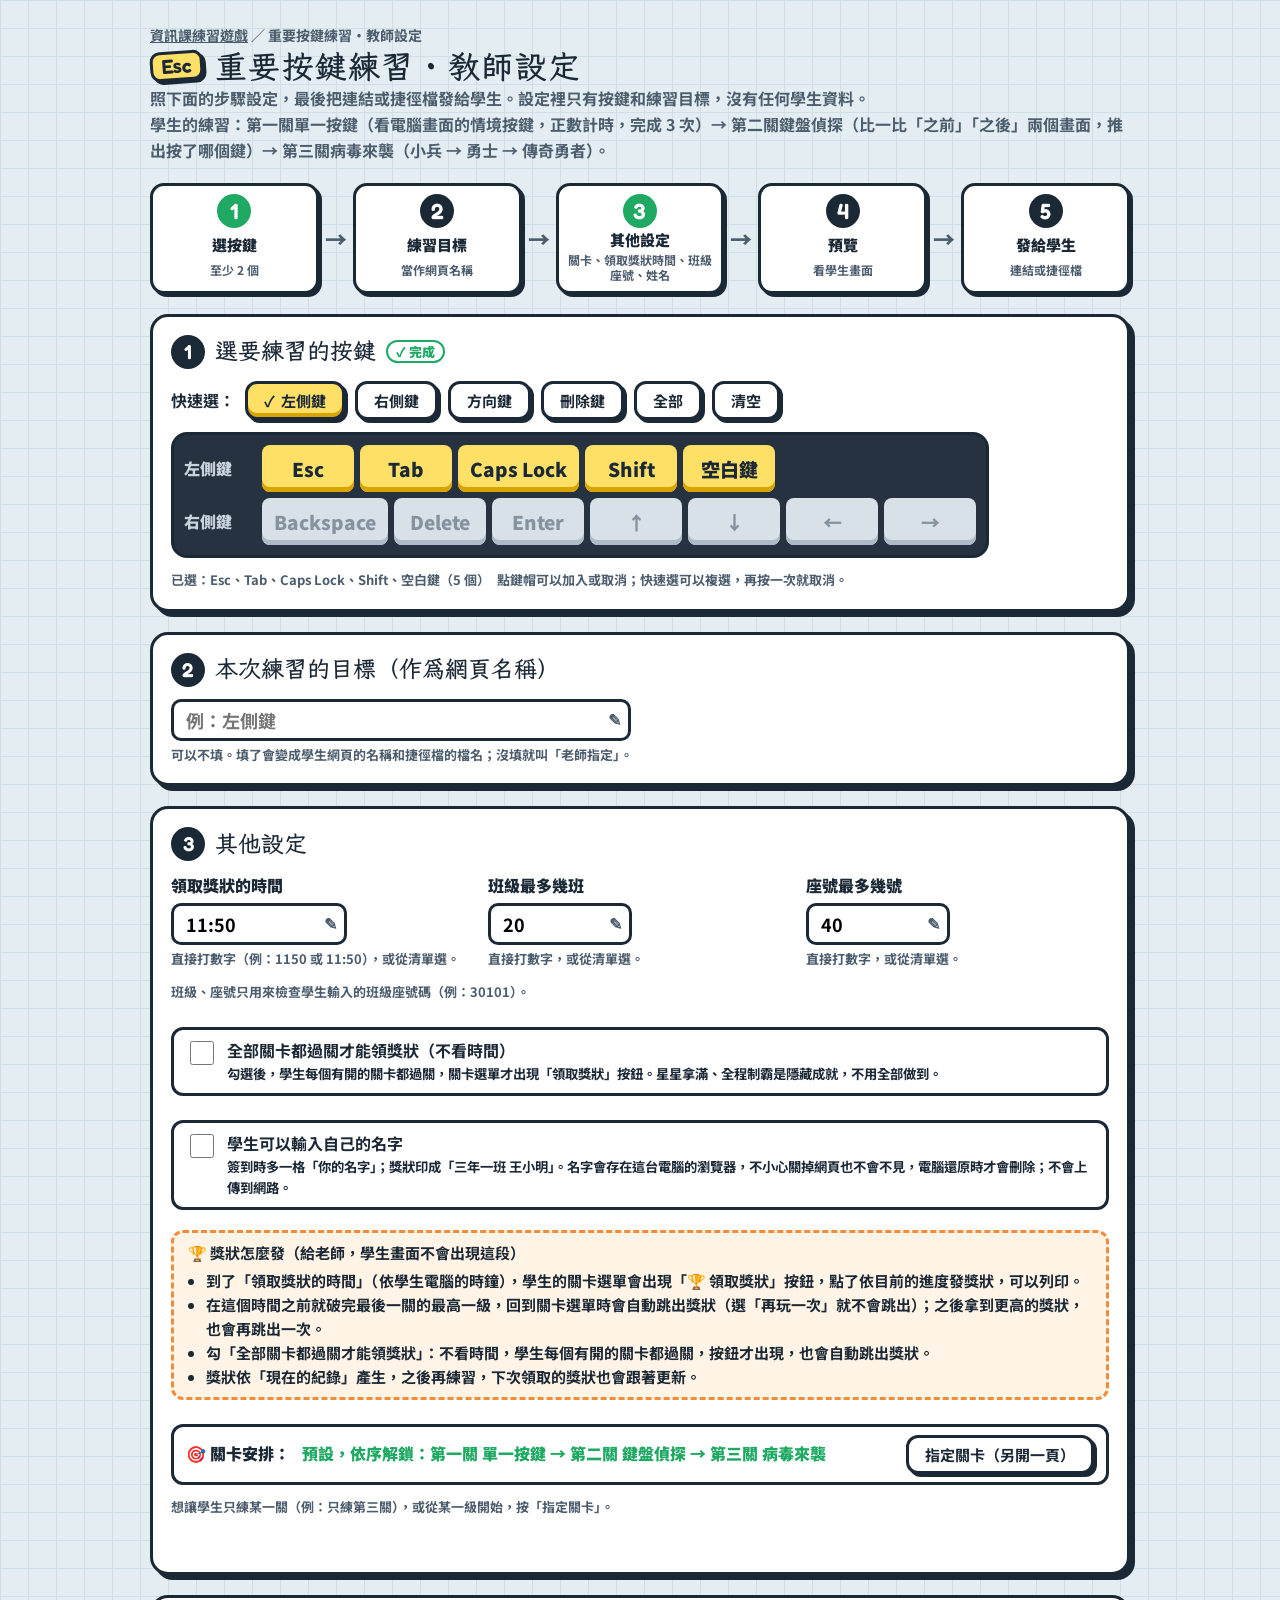
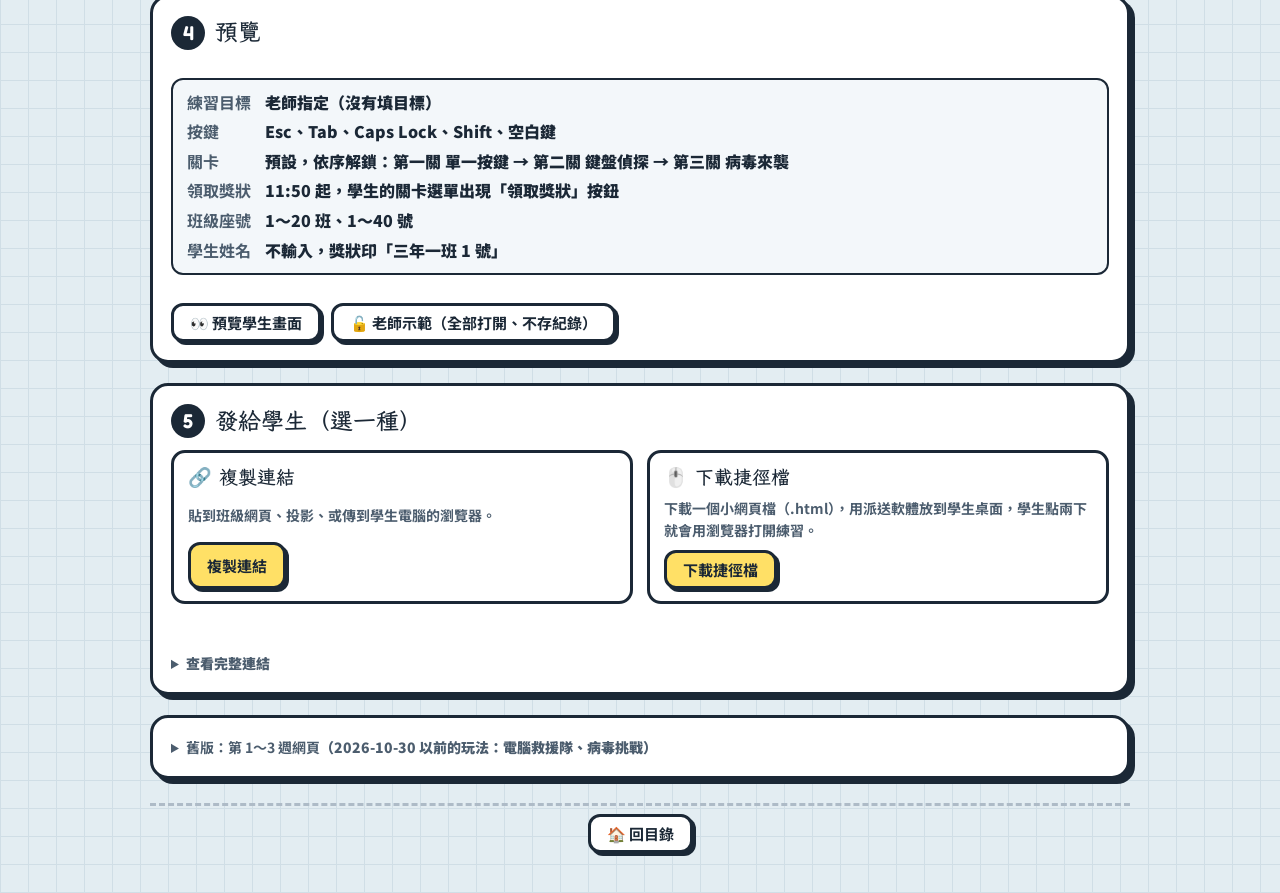
<file: keyboard.html>
<!doctype html>
<html lang="zh-Hant">
<head>
<meta charset="utf-8">
<meta name="viewport" content="width=device-width, initial-scale=1">
<title>重要按鍵練習・教師設定</title>
<link rel="preconnect" href="https://fonts.googleapis.com">
<link rel="preconnect" href="https://fonts.gstatic.com" crossorigin>
<link rel="stylesheet" href="https://fonts.googleapis.com/css2?family=Fredoka:wght@600&family=LXGW+WenKai+TC:wght@700&family=Noto+Sans+TC:wght@400;700;900&display=swap">
<link rel="stylesheet" href="site.css">
<style>
/* 流程圖 */
.flow{display:flex;align-items:stretch;gap:6px;flex-wrap:wrap}
.flow a{flex:1 1 120px;display:grid;justify-items:center;gap:2px;text-decoration:none;color:var(--ink);background:#fff;border:3px solid var(--ink);border-radius:14px;padding:8px 6px;box-shadow:3px 3px 0 var(--ink);text-align:center;font-weight:900;font-size:15px;line-height:1.3}
.flow a:hover{background:var(--hl)}
.flow a b{font:600 22px 'Fredoka',sans-serif;width:34px;height:34px;border-radius:50%;background:var(--ink);color:#fff;display:grid;place-items:center}
.flow a small{font-size:12px;color:var(--soft);font-weight:700}
.flow a.done b{background:var(--good)}
.flow .arr{align-self:center;font-size:22px;color:var(--soft);font-weight:900}
@media (max-width:700px){ .flow .arr{display:none} .flow a{flex-basis:40%} }

/* 步驟卡 */
.step{scroll-margin-top:16px}
.step h2{font-size:23px;display:flex;align-items:center;gap:10px}
.step h2 .n{font:600 20px 'Fredoka',sans-serif;width:34px;height:34px;flex:none;border-radius:50%;background:var(--ink);color:#fff;display:grid;place-items:center}
.step h2 .ok{font:900 13px 'Noto Sans TC',sans-serif;color:var(--good);border:2px solid var(--good);border-radius:999px;padding:0 8px}
.kb{background:var(--case);border:3px solid var(--ink);border-radius:16px;padding:10px;display:grid;gap:6px;width:fit-content;max-width:100%}
.kr{display:flex;gap:6px}
.k{width:clamp(30px,7vw,52px);aspect-ratio:1;border:none;border-radius:8px;background:var(--dim);color:#8593A1;font:600 clamp(15px,3vw,22px) 'Fredoka',sans-serif;text-transform:uppercase;cursor:pointer;box-shadow:inset 0 -5px 0 var(--edge)}
.k[aria-pressed=true]{background:var(--hl);color:var(--ink);box-shadow:inset 0 -5px 0 #D9A400}
.field{display:grid;gap:4px;font-weight:900}
.field small{font-weight:700;color:var(--soft);font-size:13px}
/* 可以打字的欄位：白底、粗框、I 形游標；加上 ✎ 讓老師知道「這裡可以打字」 */
.typein{position:relative;display:inline-flex;align-items:center}
.typein input{font:700 18px 'Noto Sans TC',sans-serif;border:3px solid var(--ink);border-radius:10px;padding:5px 34px 5px 12px;background:#fff;cursor:text;width:100%}
.typein input:focus{outline:none;border-color:var(--c1);box-shadow:0 0 0 4px rgba(58,159,239,.25)}
.typein::after{content:"✎";position:absolute;right:10px;color:var(--soft);pointer-events:none;font-size:16px}
.typein.wide{width:min(100%,460px)}
.typein.num{width:9em}
.typein.time{width:11em}
.check-opt{display:flex;gap:10px;align-items:flex-start;margin-top:12px;border:3px solid var(--ink);border-radius:12px;padding:8px 12px;background:#fff;cursor:pointer}
.check-opt input{width:24px;height:24px;margin-top:3px;accent-color:#1FA963;flex:none}
.tip-block{margin-top:8px;border:3px dashed #F28C38;border-radius:12px;padding:8px 14px;background:#FFF4E5;font-size:15px}
.tip-block ul{margin:4px 0 0;padding-left:1.2em;font-weight:700}
.check-opt small{display:block;font-weight:700;color:var(--ink-soft)}
#awardAt:disabled{opacity:.35;cursor:not-allowed}
.grid3{display:grid;grid-template-columns:repeat(auto-fit,minmax(200px,1fr));gap:14px}
.sum{display:grid;grid-template-columns:auto 1fr;gap:4px 14px;background:var(--wash);border:2px solid var(--ink);border-radius:12px;padding:10px 14px;font-weight:700}
.sum dt{color:var(--soft)}
.sum dd{margin:0;font-weight:900}
/* 發給學生：兩個選項卡 */
.outs{display:grid;grid-template-columns:repeat(auto-fit,minmax(260px,1fr));gap:14px}
.out{border:3px solid var(--ink);border-radius:14px;padding:12px 14px;display:grid;gap:8px;background:#fff}
.out h3{font-size:19px}
.out p{font-size:14px;color:var(--soft);font-weight:700}
.out .btn{justify-self:start}
details{font-size:14px}
details summary{cursor:pointer;font-weight:900;color:var(--soft)}
.link{font:13px/1.5 ui-monospace,Consolas,monospace;background:var(--wash);border:2px dashed var(--soft);border-radius:10px;padding:8px 10px;word-break:break-all;user-select:all;margin-top:6px}
.msg{font-weight:900;min-height:1.5em}
.msg.ok{color:var(--good)}
.msg.err{color:var(--bad)}
.sublinks{display:flex;gap:10px;flex-wrap:wrap}
.row .btn[aria-pressed=true]{background:var(--hl);box-shadow:inset 0 -4px 0 #D9A400,3px 3px 0 var(--ink)}
.row .btn[aria-pressed=true]::before{content:'✓ '}
.kr{flex-wrap:wrap;align-items:center}
.kr .grp{font-weight:900;color:#C9D3DD;min-width:4.5em}
.k{width:auto;min-width:clamp(58px,8vw,92px);aspect-ratio:auto;padding:10px 12px;font:900 clamp(15px,2.2vw,19px) 'Noto Sans TC',sans-serif;text-transform:none}
.lvrow{display:flex;flex-wrap:wrap;gap:8px 12px;align-items:center;border:3px solid var(--ink);border-radius:12px;padding:8px 12px;background:#fff;margin-top:12px}
.lvrow .lvl{font-weight:900}
.lvrow #lvNow{flex:1 1 220px;font-weight:900;color:var(--good)}
</style>
</head>
<body>
<div class="wrap">
  <header>
    <p class="crumb"><a href="index.html">資訊課練習遊戲</a> ／ 重要按鍵練習・教師設定</p>
    <div class="brand"><span class="tag">Esc</span><h1>重要按鍵練習・教師設定</h1></div>
    <p class="sub">照下面的步驟設定，最後把連結或捷徑檔發給學生。設定裡只有按鍵和練習目標，沒有任何學生資料。<br>學生的練習：第一關單一按鍵（看電腦畫面的情境按鍵，正數計時，完成 3 次）→ 第二關鍵盤偵探（比一比「之前」「之後」兩個畫面，推出按了哪個鍵）→ 第三關病毒來襲（小兵 → 勇士 → 傳奇勇者）。</p>
  </header>

  <nav class="flow" aria-label="設定流程">
    <a href="#s1" id="f1"><b>1</b>選按鍵<small>至少 2 個</small></a><span class="arr">→</span>
    <a href="#s2" id="f2"><b>2</b>練習目標<small>當作網頁名稱</small></a><span class="arr">→</span>
    <a href="#s3" id="f3"><b>3</b>其他設定<small>關卡、領取獎狀時間、班級座號、姓名</small></a><span class="arr">→</span>
    <a href="#s4" id="f4"><b>4</b>預覽<small>看學生畫面</small></a><span class="arr">→</span>
    <a href="#s5" id="f5"><b>5</b>發給學生<small>連結或捷徑檔</small></a>
  </nav>

  <section class="card step" id="s1">
    <h2><span class="n">1</span>選要練習的按鍵 <span class="ok" id="ok1" hidden>✓ 完成</span></h2>
    <div class="row"><b>快速選：</b>
      <button class="btn" type="button" data-p="⎋⇥⇪⇧␣">左側鍵</button>
      <button class="btn" type="button" data-p="⌫⌦⏎↑↓←→">右側鍵</button>
      <button class="btn" type="button" data-p="↑↓←→">方向鍵</button>
      <button class="btn" type="button" data-p="⌫⌦">刪除鍵</button>
      <button class="btn" type="button" data-p="⎋⇥⇪⇧␣⌫⌦⏎↑↓←→">全部</button>
      <button class="btn" type="button" data-p="">清空</button></div>
    <div class="kb" id="kb"></div>
    <p class="note">已選：<b id="picked">—</b>　點鍵帽可以加入或取消；快速選可以複選，再按一次就取消。</p>
  </section>

  <section class="card step" id="s2">
    <h2><span class="n">2</span>本次練習的目標（作為網頁名稱）</h2>
    <label class="field">
      <span class="typein wide"><input type="text" id="goal" maxlength="20" placeholder="例：左側鍵"></span>
      <small>可以不填。填了會變成學生網頁的名稱和捷徑檔的檔名；沒填就叫「老師指定」。</small>
    </label>
  </section>

  <section class="card step" id="s3">
    <h2><span class="n">3</span>其他設定</h2>
    <div class="grid3">
      <label class="field">領取獎狀的時間
        <span class="typein time"><input type="text" id="awardAt" inputmode="numeric" maxlength="5" value="11:50" list="awdList"></span>
        <small>直接打數字（例：1150 或 11:50），或從清單選。</small></label>
      <label class="field">班級最多幾班
        <span class="typein num"><input type="text" id="classes" inputmode="numeric" maxlength="2" value="20" list="clsList"></span>
        <small>直接打數字，或從清單選。</small></label>
      <label class="field">座號最多幾號
        <span class="typein num"><input type="text" id="seats" inputmode="numeric" maxlength="2" value="40" list="seatList"></span>
        <small>直接打數字，或從清單選。</small></label>
    </div>
    <datalist id="awdList"><option value="08:30"><option value="09:20"><option value="10:20"><option value="11:10"><option value="11:50"><option value="14:00"><option value="14:50"><option value="15:50"></datalist>
    <datalist id="clsList"><option value="5"><option value="8"><option value="10"><option value="12"><option value="15"><option value="20"></datalist>
    <datalist id="seatList"><option value="25"><option value="28"><option value="30"><option value="32"><option value="35"><option value="40"></datalist>
    <p class="note">班級、座號只用來檢查學生輸入的班級座號碼（例：30101）。</p>
    <label class="check-opt"><input type="checkbox" id="awdClear"><span><b>全部關卡都過關才能領獎狀（不看時間）</b><small>勾選後，學生每個有開的關卡都過關，關卡選單才出現「領取獎狀」按鈕。星星拿滿、全程制霸是隱藏成就，不用全部做到。</small></span></label>
    <label class="check-opt"><input type="checkbox" id="nameOn"><span><b>學生可以輸入自己的名字</b><small>簽到時多一格「你的名字」；獎狀印成「三年一班 王小明」。名字會存在這台電腦的瀏覽器，不小心關掉網頁也不會不見，電腦還原時才會刪除；不會上傳到網路。</small></span></label>
    <aside class="tip-block" id="nameTip" hidden><b>📣 給老師（學生畫面不會出現這段）</b><ul><li>中文或英文名字都可以，不限定輸入法。</li><li>名字可以空白：不會打的學生，口頭提醒他直接按 Enter 就能進入，獎狀會改印座號。</li></ul></aside>
    <aside class="tip-block"><b>🏆 獎狀怎麼發（給老師，學生畫面不會出現這段）</b><ul><li>到了「領取獎狀的時間」（依學生電腦的時鐘），學生的關卡選單會出現「🏆 領取獎狀」按鈕，點了依目前的進度發獎狀，可以列印。</li><li>在這個時間之前就破完最後一關的最高一級，回到關卡選單時會自動跳出獎狀（選「再玩一次」就不會跳出）；之後拿到更高的獎狀，也會再跳出一次。</li><li>勾「全部關卡都過關才能領獎狀」：不看時間，學生每個有開的關卡都過關，按鈕才出現，也會自動跳出獎狀。</li><li>獎狀依「現在的紀錄」產生，之後再練習，下次領取的獎狀也會跟著更新。</li></ul></aside>
    <div class="lvrow"><span class="lvl">🎯 關卡安排：</span><span id="lvNow"></span><a class="btn" id="lvGo" href="levels.html#kind=key">指定關卡（另開一頁）</a></div>
    <p class="note">想讓學生只練某一關（例：只練第三關），或從某一級開始，按「指定關卡」。</p>
    <p class="msg err" id="msg3"></p>
  </section>

  <section class="card step" id="s4">
    <h2><span class="n">4</span>預覽</h2>
    <dl class="sum">
      <dt>練習目標</dt><dd id="sumGoal">—</dd>
      <dt>按鍵</dt><dd id="sumKeys">—</dd>
      <dt>關卡</dt><dd id="sumLv">—</dd>
      <dt>領取獎狀</dt><dd id="sumAward">—</dd>
      <dt>班級座號</dt><dd id="sumCls">—</dd>
      <dt>學生姓名</dt><dd id="sumName">—</dd>
    </dl>
    <div class="sublinks">
      <button class="btn" type="button" id="open">👀 預覽學生畫面</button>
      <button class="btn" type="button" id="demo">🔓 老師示範（全部打開、不存紀錄）</button>
    </div>
  </section>

  <section class="card step" id="s5">
    <h2><span class="n">5</span>發給學生（選一種）</h2>
    <div class="outs">
      <div class="out">
        <h3>🔗 複製連結</h3>
        <p>貼到班級網頁、投影、或傳到學生電腦的瀏覽器。</p>
        <button class="btn primary" type="button" id="copy">複製連結</button>
      </div>
      <div class="out">
        <h3>🖱️ 下載捷徑檔</h3>
        <p>下載一個小網頁檔（.html），用派送軟體放到學生桌面，學生點兩下就會用瀏覽器打開練習。</p>
        <button class="btn primary" type="button" id="shortcut">下載捷徑檔</button>
      </div>
    </div>
    <p class="msg" id="msg"></p>
    <details><summary>查看完整連結</summary><p class="link" id="link"></p></details>
  </section>

  <details class="card"><summary><b>舊版：第 1～3 週網頁</b>（2026-10-30 以前的玩法：電腦救援隊、病毒挑戰）</summary>
    <p class="note">已經發給學生的舊連結還可以用；新的練習請用上面的設定。</p>
    <div class="sublinks"><a class="btn" href="keyboard-w1.html">第 1 週・左側鍵</a><a class="btn" href="keyboard-w2.html">第 2 週・右側鍵</a><a class="btn" href="keyboard-w3.html">第 3 週・混合練習</a></div>
  </details>

  <nav class="footnav">
    <a class="btn" href="index.html">🏠 回目錄</a>
  </nav>
</div>
<script src="levels-data.js"></script>
<script>
const $ = s => document.querySelector(s);
/* 關卡安排（老師 2026-11-02）：在「關卡安排」頁（levels.html）選好，存在這個分頁的 sessionStorage，回到這裡加進學生連結的 lv */
const KIND_ = 'key';
let LVS = ''; try{ LVS = sessionStorage.getItem('lvsel_' + KIND_) || ''; }catch(e){}
/* 每一個重要按鍵用一個符號代表（和遊戲 keyboard-hero.html 的 KEYDEF 一樣），網址裡放的是這些符號 */
const KEYN = {'⎋':'Esc','⇥':'Tab','⇪':'Caps Lock','⇧':'Shift','␣':'空白鍵','⌫':'Backspace','⌦':'Delete','⏎':'Enter','↑':'↑','↓':'↓','←':'←','→':'→'};
const nameOf = c => KEYN[c] || c;
const picked = new Set([...'⎋⇥⇪⇧␣']);
const GROUPS = [['左側鍵','⎋⇥⇪⇧␣'],['右側鍵','⌫⌦⏎↑↓←→']], ORDER = GROUPS.map(g => g[1]).join('');
$('#kb').innerHTML = GROUPS.map(([g,ks]) => `<div class="kr"><span class="grp">${g}</span>${[...ks].map(c => `<button class="k" type="button" data-k="${c}" aria-pressed="false" aria-label="${nameOf(c)}">${nameOf(c)}</button>`).join('')}</div>`).join('');
const keysNow = () => [...ORDER].filter(c => picked.has(c));
function base(){ return new URL('keyboard-hero.html', location.href).href.split('#')[0]; }
/* 時間：接受 1159、11:59、9:5 等寫法 */
function normTime(v){
  v = String(v).trim().replace(/[：.]/g, ':');
  let h, m;
  if (/^\d{3,4}$/.test(v)){ h = +v.slice(0, v.length-2); m = +v.slice(-2); }
  else { const r = /^(\d{1,2}):(\d{1,2})$/.exec(v); if (!r) return null; h = +r[1]; m = +r[2]; }
  if (h > 23 || m > 59) return null;
  return String(h).padStart(2,'0') + ':' + String(m).padStart(2,'0');
}
const numIn = (id, lo, hi, d) => { const n = parseInt($('#'+id).value, 10); return n >= lo && n <= hi ? n : null; };
function state(){
  const c = numIn('classes',1,30), s = numIn('seats',1,60), awd = normTime($('#awardAt').value), clr = $('#awdClear').checked;
  return {keys:keysNow(), goal:$('#goal').value.trim(), c, s, awd, clr, nm:$('#nameOn').checked, ok: keysNow().length >= 2 && c && s && (clr || !!awd)};
}
function params(st, demo){
  const p = new URLSearchParams();
  p.set('keys', st.keys.join(''));
  if (LVS) p.set('lv', LVS);   /* 關卡安排 */
  if (st.goal) p.set('goal', st.goal);
  if (!st.clr) p.set('end', st.awd);   /* 領取獎狀的時間（老師 2026-11-02）；勾「全部通關才能領」就不放 end（老師 2026-11-08） */
  if (st.c !== 20) p.set('classes', st.c);
  if (st.s !== 40) p.set('seats', st.s);
  if (st.nm) p.set('nm', '1');
  if (demo) p.set('demo', '1');
  return p.toString();
}
const linkOf = (st, demo) => base() + '#' + params(st, demo);
function render(){
  document.querySelectorAll('.k').forEach(b => b.setAttribute('aria-pressed', picked.has(b.dataset.k))); syncPresets();
  const st = state(), k = st.keys;
  $('#lvNow').textContent = lvText(KIND_, LVS); $('#sumLv').textContent = lvText(KIND_, LVS); saveForm();
  $('#picked').textContent = k.length ? k.map(nameOf).join('、') + `（${k.length} 個）` : '—';
  $('#ok1').hidden = k.length < 2;
  const errs = [];
  if (k.length < 2) errs.push('第 1 步：至少選 2 個按鍵');
  if (!st.clr && !st.awd) errs.push('領取獎狀的時間要像 11:50 或 1150');
  if (!st.c) errs.push('班級要是 1～30');
  if (!st.s) errs.push('座號要是 1～60');
  $('#msg3').textContent = errs.filter(e => !e.startsWith('第 1')).join('；');
  $('#sumGoal').textContent = st.goal || '老師指定（沒有填目標）';
  $('#sumKeys').textContent = k.length ? k.map(nameOf).join('、') : '還沒選';
  $('#sumName').textContent = st.nm ? '學生自己輸入，獎狀印「三年一班 王小明」' : '不輸入，獎狀印「三年一班 1 號」';
  $('#sumAward').textContent = st.clr ? '全部通關後，學生的畫面出現「領取獎狀」按鈕' : st.awd ? `${st.awd} 起，學生的關卡選單出現「領取獎狀」按鈕` : '時間格式不對';
  $('#sumCls').textContent = st.c && st.s ? `1～${st.c} 班、1～${st.s} 號` : '數字不對';
  ['open','demo','copy','shortcut'].forEach(id => $('#'+id).disabled = !st.ok);
  $('#link').textContent = st.ok ? linkOf(st) : '設定完成後才會出現連結';
  const m = $('#msg'); if (!st.ok){ m.className = 'msg err'; m.textContent = '還不能發給學生：' + errs.join('；'); } else if (m.classList.contains('err')){ m.className = 'msg'; m.textContent = ''; }
  $('#f1').classList.toggle('done', k.length >= 2); $('#f2').classList.toggle('done', !!st.goal); $('#f3').classList.toggle('done', !!(st.c && st.s && (st.clr || st.awd)));
}
$('#kb').addEventListener('click', e => { const b = e.target.closest('[data-k]'); if (!b) return; picked.has(b.dataset.k) ? picked.delete(b.dataset.k) : picked.add(b.dataset.k); render(); });
/* 快速選可以複選（老師 2026-10-30）：按一下加入這一組、再按一次取消；「清空」全部取消 */
const presetKeys = b => b.dataset.p ? b.dataset.p.split(',').length > 1 ? b.dataset.p.split(',') : [...b.dataset.p] : [];
document.querySelectorAll('[data-p]').forEach(b => b.onclick = () => { const ks = presetKeys(b);
  if (!ks.length) picked.clear(); else if (ks.every(c => picked.has(c))) ks.forEach(c => picked.delete(c)); else ks.forEach(c => picked.add(c)); render(); });
function syncPresets(){ document.querySelectorAll('[data-p]').forEach(b => { const ks = presetKeys(b); if (ks.length) b.setAttribute('aria-pressed', ks.every(c => picked.has(c))); }); }
['goal','classes','seats','awardAt'].forEach(id => $('#'+id).addEventListener('input', render));
$('#awdClear').addEventListener('change', () => { $('#awardAt').disabled = $('#awdClear').checked; render(); });
$('#awardAt').addEventListener('blur', () => { const t = normTime($('#awardAt').value); if (t) $('#awardAt').value = t; render(); });
$('#nameOn').addEventListener('change', render);
$('#nameOn').addEventListener('change', () => { $('#nameTip').hidden = !$('#nameOn').checked; });
['classes','seats'].forEach(id => $('#'+id).addEventListener('input', e => { e.target.value = e.target.value.replace(/\D/g,''); }));
document.querySelectorAll('.typein input').forEach(i => i.addEventListener('focus', () => i.select()));
function say(t, ok){ const m = $('#msg'); m.className = 'msg' + (ok ? ' ok' : ''); m.textContent = t; }
$('#copy').onclick = async () => {
  const t = linkOf(state());
  try{ await navigator.clipboard.writeText(t); say('✓ 已複製連結！貼到派送軟體、班級網頁或投影給學生。', true); }
  catch(e){ $('details').open = true; const r = document.createRange(); r.selectNodeContents($('#link')); const s = getSelection(); s.removeAllRanges(); s.addRange(r); say('已幫你選取連結，請按 Ctrl＋C 複製。'); }
};
/* 捷徑檔：小網頁檔（.html），點兩下用瀏覽器打開後自動跳到練習網址。
   不用 Windows 的 .url：瀏覽器會把 .url 當成有風險的檔案，改名成 .download（老師 2026-10-29 回報） */
const DEFNAME = st => '重要按鍵練習・' + st.keys.map(nameOf).join(' ');
const HE = t => String(t).replace(/[&<>"]/g, c => ({'&':'&amp;','<':'&lt;','>':'&gt;','"':'&quot;'}[c]));
$('#shortcut').onclick = () => {
  const st = state(), name = (st.goal || DEFNAME(st)).replace(/[\\/:*?"<>|]/g, '').slice(0, 40), url = linkOf(st);
  const body = `<!doctype html><html lang="zh-Hant"><head><meta charset="utf-8"><title>${HE(name)}</title>
<meta http-equiv="refresh" content="0;url=${HE(url)}"><script>location.replace(${JSON.stringify(url)});<\/script></head>
<body style="font:20px sans-serif;padding:24px">正在打開「${HE(name)}」……<br>沒有自動打開時，請點 <a href="${HE(url)}">這裡</a>。</body></html>`;
  const a = document.createElement('a');
  a.href = URL.createObjectURL(new Blob([body], {type:'text/html'}));
  a.download = name + '.html'; document.body.appendChild(a); a.click();
  setTimeout(() => { URL.revokeObjectURL(a.href); a.remove(); }, 1000);
  say(`✓ 已下載「${name}.html」。用派送軟體放到學生桌面，學生點兩下就會打開練習。`, true);
};
$('#open').onclick = () => window.open(linkOf(state()), '_blank');
$('#demo').onclick = () => window.open(linkOf(state(), true), '_blank');
/* 去「關卡安排」頁再回來時，表單照原樣（只存在這個分頁，關掉就清掉） */
function saveForm(){ try{ sessionStorage.setItem('setup_' + KIND_, JSON.stringify({keys:[...picked], goal:$('#goal').value, awd:$('#awardAt').value, clr:$('#awdClear').checked, c:$('#classes').value, s:$('#seats').value, nm:$('#nameOn').checked})); }catch(e){} }
(function(){ let f = null; try{ f = JSON.parse(sessionStorage.getItem('setup_' + KIND_) || 'null'); }catch(e){}
  if (!f) return; picked.clear(); (f.keys || []).forEach(c => { if (ORDER.includes(c)) picked.add(c); });
  $('#goal').value = f.goal || ''; $('#awardAt').value = f.awd || '11:50'; $('#awdClear').checked = !!f.clr; $('#classes').value = f.c || '20'; $('#seats').value = f.s || '40';
  $('#nameOn').checked = !!f.nm; $('#nameTip').hidden = !f.nm; })();
$('#awardAt').disabled = $('#awdClear').checked;
render();
</script>
</body>
</html>
</file>
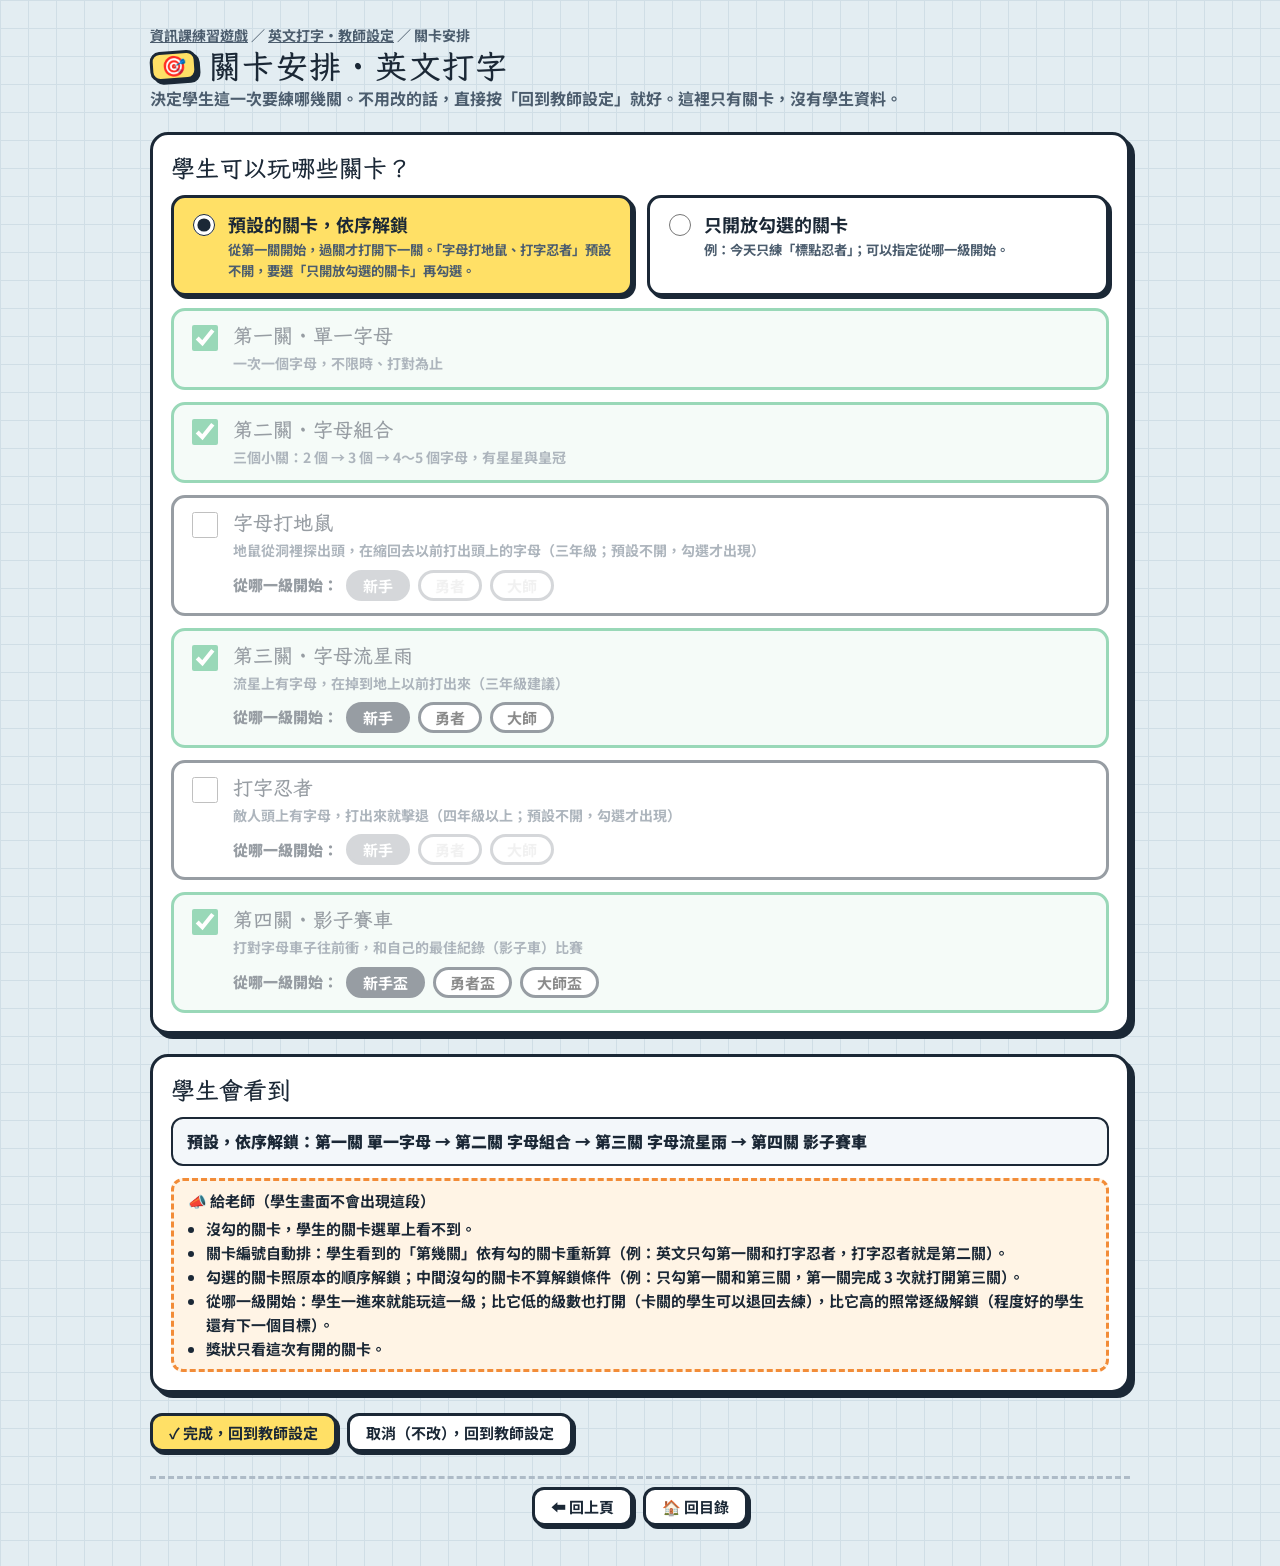
<file: levels.html>
<!doctype html>
<html lang="zh-Hant">
<head>
<meta charset="utf-8">
<meta name="viewport" content="width=device-width, initial-scale=1">
<title>關卡安排・教師設定</title>
<link rel="preconnect" href="https://fonts.googleapis.com">
<link rel="preconnect" href="https://fonts.gstatic.com" crossorigin>
<link rel="stylesheet" href="https://fonts.googleapis.com/css2?family=Fredoka:wght@600&family=LXGW+WenKai+TC:wght@700&family=Noto+Sans+TC:wght@400;700;900&display=swap">
<link rel="stylesheet" href="site.css">
<style>
.mode{display:grid;grid-template-columns:repeat(auto-fit,minmax(260px,1fr));gap:14px}
.mode label{display:flex;gap:10px;align-items:flex-start;border:3px solid var(--ink);border-radius:14px;padding:12px 14px;background:#fff;cursor:pointer;box-shadow:3px 3px 0 var(--ink)}
.mode label:has(input:checked){background:var(--hl)}
.mode input{width:22px;height:22px;margin-top:4px;accent-color:var(--ink);flex:none}
.mode b{font-size:18px}
.mode small{display:block;font-weight:700;color:var(--soft)}
.stages{display:grid;gap:12px}
.stages.off{opacity:.45;pointer-events:none}
.st{display:grid;grid-template-columns:auto 1fr;gap:4px 12px;border:3px solid var(--ink);border-radius:14px;padding:12px 14px;background:#fff}
.st.on{background:#EAF8F0;border-color:var(--good)}
.st input[type=checkbox]{width:26px;height:26px;accent-color:var(--good);margin-top:2px;grid-row:span 2;cursor:pointer}
.st h3{font-size:20px;cursor:pointer}
.st p{font-size:14px;font-weight:700;color:var(--soft)}
.lvpick{grid-column:2;display:flex;gap:8px;flex-wrap:wrap;align-items:center;margin-top:4px;font-weight:900;font-size:15px}
.lvpick button{font:700 15px 'Noto Sans TC',sans-serif;border:3px solid var(--ink);border-radius:999px;padding:2px 14px;background:#fff;cursor:pointer}
.lvpick button[aria-pressed=true]{background:var(--ink);color:#fff}
.lvpick button:disabled{opacity:.4;cursor:not-allowed}
.lvnote{grid-column:2;font-size:13px;font-weight:700;color:var(--good)}
.tip-block{border:3px dashed #F28C38;border-radius:12px;padding:8px 14px;background:#FFF4E5;font-size:15px}
.tip-block ul{margin:4px 0 0;padding-left:1.2em;font-weight:700}
.result{background:var(--wash);border:2px solid var(--ink);border-radius:12px;padding:10px 14px;font-weight:900}
.msg{font-weight:900;color:var(--bad)}
.msg:empty{display:none}
.acts{display:flex;gap:10px;flex-wrap:wrap}
</style>
</head>
<body>
<div class="wrap">
  <header>
    <p class="crumb"><a href="index.html">資訊課練習遊戲</a> ／ <a id="backCrumb" href="#">教師設定</a> ／ 關卡安排</p>
    <div class="brand"><span class="tag">🎯</span><h1 id="h1">關卡安排</h1></div>
    <p class="sub">決定學生這一次要練哪幾關。不用改的話，直接按「回到教師設定」就好。這裡只有關卡，沒有學生資料。</p>
  </header>

  <section class="card">
    <h2>學生可以玩哪些關卡？</h2>
    <div class="mode">
      <label><input type="radio" name="mode" value="all"><span><b>預設的關卡，依序解鎖</b><small id="defNote">從第一關開始，過關才打開下一關。</small></span></label>
      <label><input type="radio" name="mode" value="pick"><span><b>只開放勾選的關卡</b><small>例：今天只練「標點忍者」；可以指定從哪一級開始。</small></span></label>
    </div>
    <div class="stages off" id="stages"></div>
    <p class="msg" id="msg"></p>
  </section>

  <section class="card">
    <h2>學生會看到</h2>
    <p class="result" id="result">—</p>
    <aside class="tip-block"><b>📣 給老師（學生畫面不會出現這段）</b><ul>
      <li>沒勾的關卡，學生的關卡選單上看不到。</li>
      <li><b>關卡編號自動排</b>：學生看到的「第幾關」依有勾的關卡重新算（例：英文只勾第一關和打字忍者，打字忍者就是第二關）。</li>
      <li>勾選的關卡照原本的順序解鎖；中間沒勾的關卡不算解鎖條件（例：只勾第一關和第三關，第一關完成 3 次就打開第三關）。</li>
      <li><b>從哪一級開始</b>：學生一進來就能玩這一級；<b>比它低的級數也打開</b>（卡關的學生可以退回去練），<b>比它高的照常逐級解鎖</b>（程度好的學生還有下一個目標）。</li>
      <li>獎狀只看這次有開的關卡。</li>
    </ul></aside>
  </section>

  <div class="acts">
    <button class="btn primary" type="button" id="done">✓ 完成，回到教師設定</button>
    <button class="btn" type="button" id="cancel">取消（不改），回到教師設定</button>
  </div>
  <nav class="footnav"><a class="btn" id="backNav" href="#">⬅ 回上頁</a><a class="btn" href="index.html">🏠 回目錄</a></nav>
</div>
<script src="levels-data.js"></script>
<script>
const $ = s => document.querySelector(s);
const KIND = (new URLSearchParams(location.hash.slice(1)).get('kind')) || 'en';
const K = LEVELS[KIND] || LEVELS.en;
const SKEY = 'lvsel_' + KIND;
let saved = ''; try{ saved = sessionStorage.getItem(SKEY) || ''; }catch(e){}
const cur = lvParse(KIND, saved);
/* 目前的選擇：on＝有勾；lv＝起始級 */
const sel = {}; K.stages.forEach(st => sel[st.id] = {on: cur ? !!cur[st.id] : st.def !== false, lv: cur && typeof cur[st.id] === 'string' ? cur[st.id] : (st.lv ? st.lv[0][0] : null)});
document.title = `關卡安排・${K.app}`; $('#h1').textContent = `關卡安排・${K.app}`;
[$('#backCrumb'), $('#backNav')].forEach(a => a.href = K.setup);
$('#backCrumb').textContent = `${K.app}・教師設定`;
document.querySelector(`input[name=mode][value=${cur ? 'pick' : 'all'}]`).checked = true;
const mode = () => document.querySelector('input[name=mode]:checked').value;
function draw(){
  const pick = mode() === 'pick';
  $('#stages').classList.toggle('off', !pick);
  const no = lvNumbers(KIND, pick ? value() : '');
  $('#stages').innerHTML = K.stages.map(st => { const s = sel[st.id], on = pick ? s.on : st.def !== false;
    return `<div class="st ${on ? 'on' : ''}"><input type="checkbox" data-on="${st.id}" ${on ? 'checked' : ''} aria-label="${st.name}"><h3 data-tg="${st.id}">${on && no[st.id] ? no[st.id] + '・' : ''}${st.name}</h3><p>${st.desc}</p>
      ${st.lv ? `<div class="lvpick"><span>從哪一級開始：</span>${st.lv.map(([id, nm]) => `<button type="button" data-st="${st.id}" data-lv="${id}" aria-pressed="${(pick ? s.lv : st.lv[0][0]) === id}" ${on ? '' : 'disabled'}>${nm}</button>`).join('')}</div>
      ${pick && on && s.lv !== st.lv[0][0] ? `<p class="lvnote">一進來就能玩「${st.lv.find(l => l[0] === s.lv)[1]}」；比它低的也打開，比它高的過關再打開。</p>` : ''}` : ''}</div>`; }).join('');
  const s = value();
  $('#result').textContent = lvText(KIND, s);
  $('#msg').textContent = pick && !s ? '至少要勾一個關卡' : '';
  $('#done').disabled = pick && !s;
}
/* 選完的結果（文字）；全部依序＝'' */
function value(){
  if (mode() !== 'pick') return '';
  const o = {}; K.stages.forEach(st => { if (sel[st.id].on) o[st.id] = st.lv ? sel[st.id].lv : true; });
  const all = K.stages.every(st => sel[st.id].on === (st.def !== false) && (!sel[st.id].on || !st.lv || sel[st.id].lv === st.lv[0][0]));
  if (all) return '';   /* 和預設一樣（預設的關卡都勾、預設不開的都沒勾、都從最低一級開始） */
  return lvString(KIND, o);
}
/* 預設不開的關卡（例：英文的打字忍者）寫在「預設」選項下面 */
const offDef = K.stages.filter(st => st.def === false).map(st => st.name);
if (offDef.length) $('#defNote').textContent = `從第一關開始，過關才打開下一關。「${offDef.join('、')}」預設不開，要選「只開放勾選的關卡」再勾選。`;
document.querySelectorAll('input[name=mode]').forEach(r => r.addEventListener('change', draw));
$('#stages').addEventListener('click', e => {
  const c = e.target.closest('[data-on]'), t = e.target.closest('[data-tg]'), b = e.target.closest('[data-lv]');
  if (c){ sel[c.dataset.on].on = c.checked; draw(); }
  else if (t){ sel[t.dataset.tg].on = !sel[t.dataset.tg].on; draw(); }
  else if (b && !b.disabled){ sel[b.dataset.st].lv = b.dataset.lv; draw(); }
});
$('#done').onclick = () => { try{ sessionStorage.setItem(SKEY, value()); }catch(e){} location.href = K.setup; };
$('#cancel').onclick = () => { location.href = K.setup; };
draw();
</script>
</body>
</html>
</file>
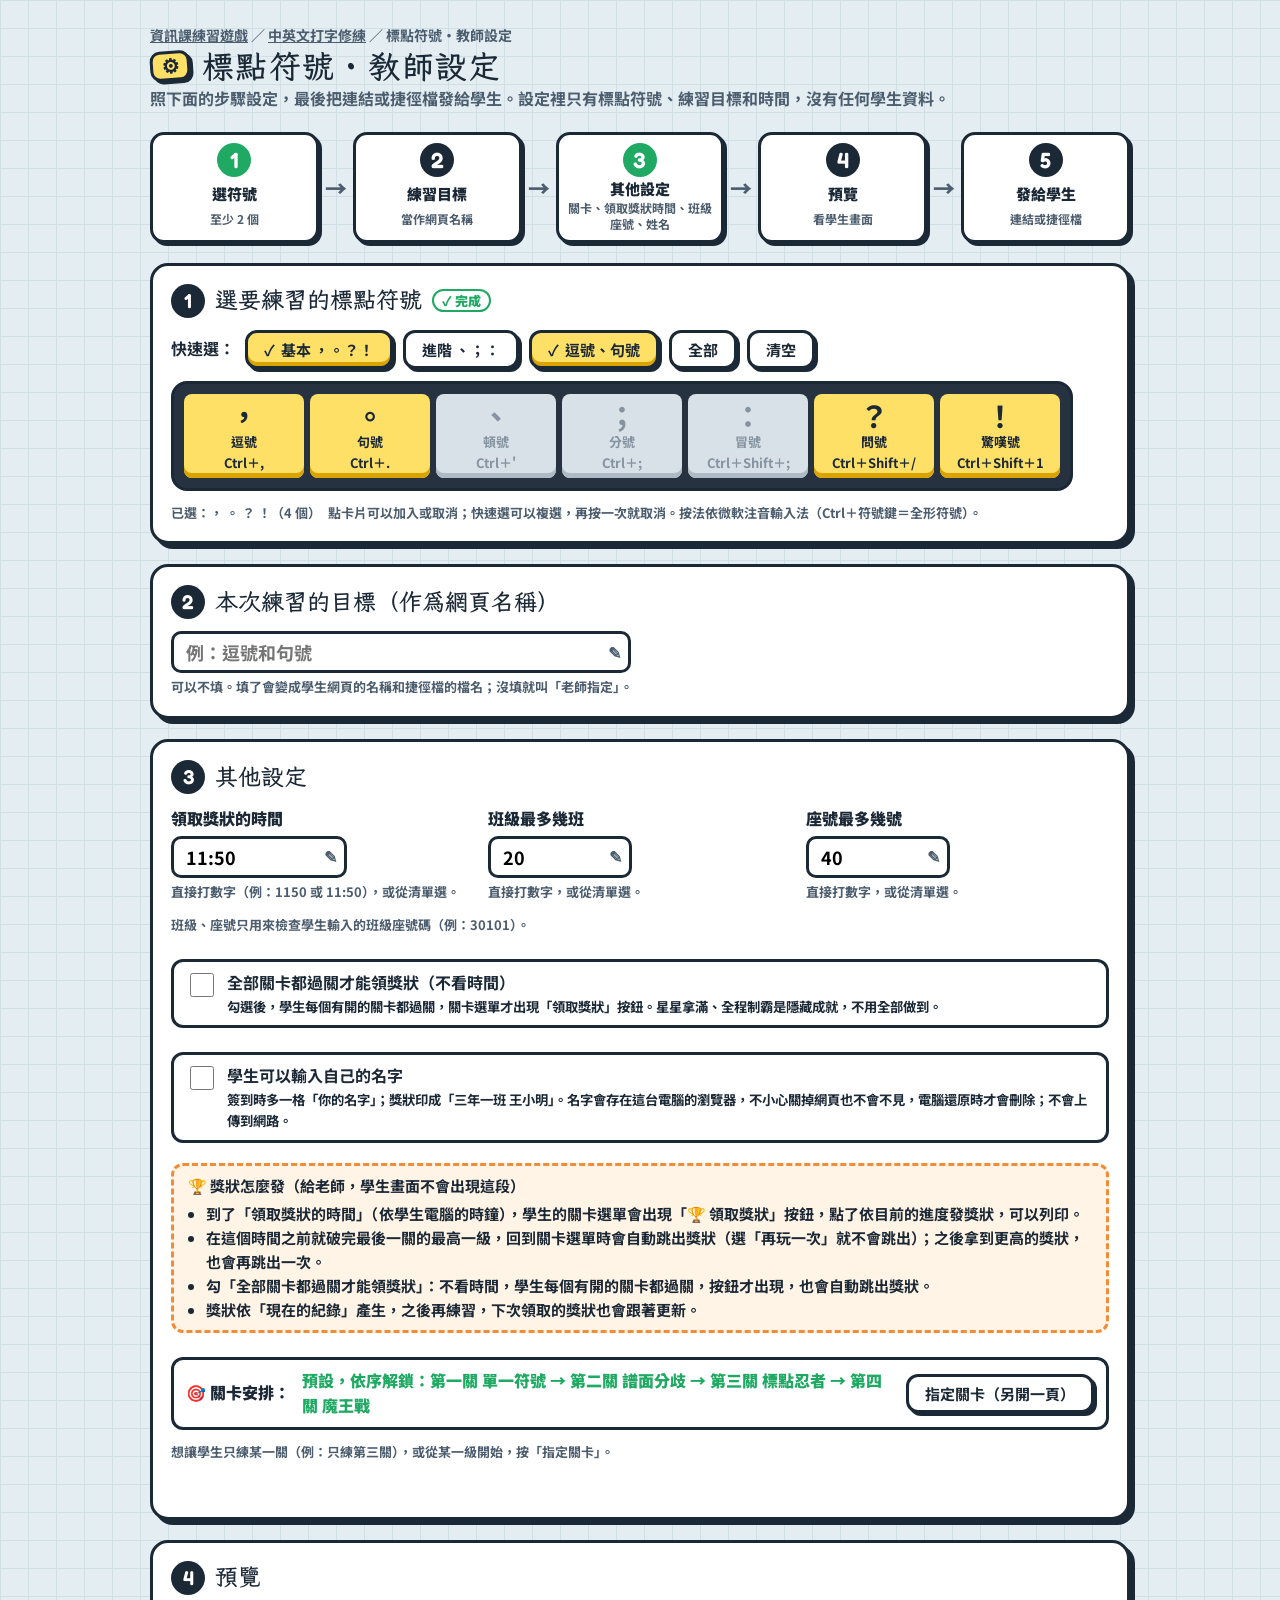
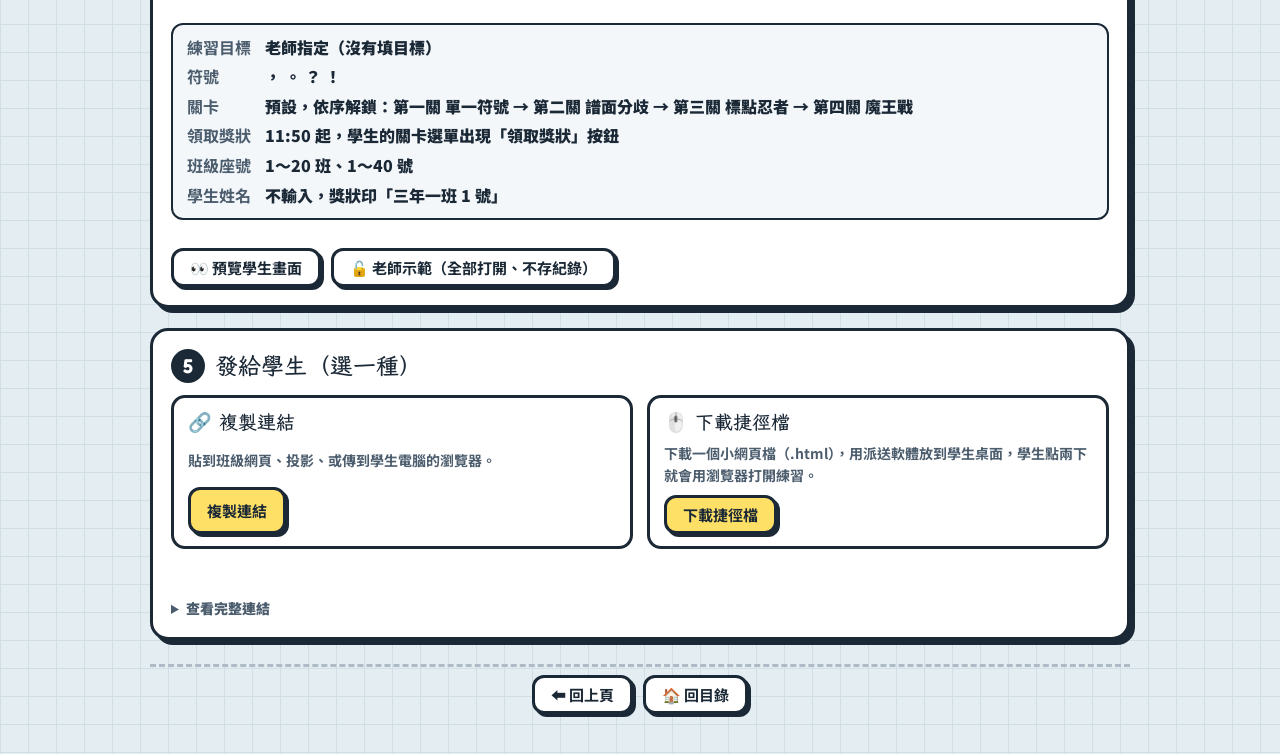
<file: punct-setup.html>
<!doctype html>
<html lang="zh-Hant">
<head>
<meta charset="utf-8">
<meta name="viewport" content="width=device-width, initial-scale=1">
<title>標點符號・教師設定</title>
<link rel="preconnect" href="https://fonts.googleapis.com">
<link rel="preconnect" href="https://fonts.gstatic.com" crossorigin>
<link rel="stylesheet" href="https://fonts.googleapis.com/css2?family=Fredoka:wght@600&family=LXGW+WenKai+TC:wght@700&family=Noto+Sans+TC:wght@400;700;900&display=swap">
<link rel="stylesheet" href="site.css">
<style>
/* 流程圖 */
.flow{display:flex;align-items:stretch;gap:6px;flex-wrap:wrap}
.flow a{flex:1 1 120px;display:grid;justify-items:center;gap:2px;text-decoration:none;color:var(--ink);background:#fff;border:3px solid var(--ink);border-radius:14px;padding:8px 6px;box-shadow:3px 3px 0 var(--ink);text-align:center;font-weight:900;font-size:15px;line-height:1.3}
.flow a:hover{background:var(--hl)}
.flow a b{font:600 22px 'Fredoka',sans-serif;width:34px;height:34px;border-radius:50%;background:var(--ink);color:#fff;display:grid;place-items:center}
.flow a small{font-size:12px;color:var(--soft);font-weight:700}
.flow a.done b{background:var(--good)}
.flow .arr{align-self:center;font-size:22px;color:var(--soft);font-weight:900}
@media (max-width:700px){ .flow .arr{display:none} .flow a{flex-basis:40%} }

/* 步驟卡 */
.step{scroll-margin-top:16px}
.step h2{font-size:23px;display:flex;align-items:center;gap:10px}
.step h2 .n{font:600 20px 'Fredoka',sans-serif;width:34px;height:34px;flex:none;border-radius:50%;background:var(--ink);color:#fff;display:grid;place-items:center}
.step h2 .ok{font:900 13px 'Noto Sans TC',sans-serif;color:var(--good);border:2px solid var(--good);border-radius:999px;padding:0 8px}
.kb{background:var(--case);border:3px solid var(--ink);border-radius:16px;padding:10px;display:grid;gap:6px;width:fit-content;max-width:100%}
.kr{display:flex;gap:6px}
.kr{flex-wrap:wrap}
.k{min-width:clamp(92px,13vw,120px);padding:6px 8px;display:grid;gap:2px;justify-items:center;border:none;border-radius:8px;background:var(--dim);color:#8593A1;font:600 clamp(15px,3vw,22px) 'Fredoka',sans-serif;text-transform:uppercase;cursor:pointer;box-shadow:inset 0 -5px 0 var(--edge)}
.k b{font:700 30px/1 var(--f-body,'Noto Sans TC'),sans-serif;color:inherit}
.k small{font:700 13px 'Noto Sans TC',sans-serif;color:inherit;text-transform:none}
.k[aria-pressed=true]{background:var(--hl);color:var(--ink);box-shadow:inset 0 -5px 0 #D9A400}
.field{display:grid;gap:4px;font-weight:900}
.field small{font-weight:700;color:var(--soft);font-size:13px}
/* 可以打字的欄位：白底、粗框、I 形游標；加上 ✎ 讓老師知道「這裡可以打字」 */
.typein{position:relative;display:inline-flex;align-items:center}
.typein input{font:700 18px 'Noto Sans TC',sans-serif;border:3px solid var(--ink);border-radius:10px;padding:5px 34px 5px 12px;background:#fff;cursor:text;width:100%}
.typein input:focus{outline:none;border-color:var(--c1);box-shadow:0 0 0 4px rgba(58,159,239,.25)}
.typein::after{content:"✎";position:absolute;right:10px;color:var(--soft);pointer-events:none;font-size:16px}
.typein.wide{width:min(100%,460px)}
.typein.num{width:9em}
.typein.time{width:11em}
.check-opt{display:flex;gap:10px;align-items:flex-start;margin-top:12px;border:3px solid var(--ink);border-radius:12px;padding:8px 12px;background:#fff;cursor:pointer}
.check-opt input{width:24px;height:24px;margin-top:3px;accent-color:#1FA963;flex:none}
.tip-block{margin-top:8px;border:3px dashed #F28C38;border-radius:12px;padding:8px 14px;background:#FFF4E5;font-size:15px}
.tip-block ul{margin:4px 0 0;padding-left:1.2em;font-weight:700}
.check-opt small{display:block;font-weight:700;color:var(--ink-soft)}
#awardAt:disabled{opacity:.35;cursor:not-allowed}
.grid3{display:grid;grid-template-columns:repeat(auto-fit,minmax(200px,1fr));gap:14px}
.sum{display:grid;grid-template-columns:auto 1fr;gap:4px 14px;background:var(--wash);border:2px solid var(--ink);border-radius:12px;padding:10px 14px;font-weight:700}
.sum dt{color:var(--soft)}
.sum dd{margin:0;font-weight:900}
/* 發給學生：兩個選項卡 */
.outs{display:grid;grid-template-columns:repeat(auto-fit,minmax(260px,1fr));gap:14px}
.out{border:3px solid var(--ink);border-radius:14px;padding:12px 14px;display:grid;gap:8px;background:#fff}
.out h3{font-size:19px}
.out p{font-size:14px;color:var(--soft);font-weight:700}
.out .btn{justify-self:start}
details{font-size:14px}
details summary{cursor:pointer;font-weight:900;color:var(--soft)}
.link{font:13px/1.5 ui-monospace,Consolas,monospace;background:var(--wash);border:2px dashed var(--soft);border-radius:10px;padding:8px 10px;word-break:break-all;user-select:all;margin-top:6px}
.msg{font-weight:900;min-height:1.5em}
.msg.ok{color:var(--good)}
.msg.err{color:var(--bad)}
.sublinks{display:flex;gap:10px;flex-wrap:wrap}
.row .btn[aria-pressed=true]{background:var(--hl);box-shadow:inset 0 -4px 0 #D9A400,3px 3px 0 var(--ink)}
.row .btn[aria-pressed=true]::before{content:'✓ '}
.lvrow{display:flex;flex-wrap:wrap;gap:8px 12px;align-items:center;border:3px solid var(--ink);border-radius:12px;padding:8px 12px;background:#fff;margin-top:12px}
.lvrow .lvl{font-weight:900}
.lvrow #lvNow{flex:1 1 220px;font-weight:900;color:var(--good)}
</style>
</head>
<body>
<div class="wrap">
  <header>
    <p class="crumb"><a href="index.html">資訊課練習遊戲</a> ／ <a href="typing.html">中英文打字修練</a> ／ 標點符號・教師設定</p>
    <div class="brand"><span class="tag">⚙</span><h1>標點符號・教師設定</h1></div>
    <p class="sub">照下面的步驟設定，最後把連結或捷徑檔發給學生。設定裡只有標點符號、練習目標和時間，沒有任何學生資料。</p>
  </header>

  <nav class="flow" aria-label="設定流程">
    <a href="#s1" id="f1"><b>1</b>選符號<small>至少 2 個</small></a><span class="arr">→</span>
    <a href="#s2" id="f2"><b>2</b>練習目標<small>當作網頁名稱</small></a><span class="arr">→</span>
    <a href="#s3" id="f3"><b>3</b>其他設定<small>關卡、領取獎狀時間、班級座號、姓名</small></a><span class="arr">→</span>
    <a href="#s4" id="f4"><b>4</b>預覽<small>看學生畫面</small></a><span class="arr">→</span>
    <a href="#s5" id="f5"><b>5</b>發給學生<small>連結或捷徑檔</small></a>
  </nav>

  <section class="card step" id="s1">
    <h2><span class="n">1</span>選要練習的標點符號 <span class="ok" id="ok1" hidden>✓ 完成</span></h2>
    <div class="row"><b>快速選：</b>
      <button class="btn" type="button" data-p="，。？！">基本 ，。？！</button>
      <button class="btn" type="button" data-p="、；：">進階 、；：</button>
      <button class="btn" type="button" data-p="，。">逗號、句號</button>
      <button class="btn" type="button" data-p="，。、；：？！">全部</button>
      <button class="btn" type="button" data-p="">清空</button></div>
    <div class="kb" id="kb"></div>
    <p class="note">已選：<b id="picked">—</b>　點卡片可以加入或取消；快速選可以複選，再按一次就取消。按法依微軟注音輸入法（Ctrl＋符號鍵＝全形符號）。</p>
  </section>

  <section class="card step" id="s2">
    <h2><span class="n">2</span>本次練習的目標（作為網頁名稱）</h2>
    <label class="field">
      <span class="typein wide"><input type="text" id="goal" maxlength="20" placeholder="例：逗號和句號"></span>
      <small>可以不填。填了會變成學生網頁的名稱和捷徑檔的檔名；沒填就叫「老師指定」。</small>
    </label>
  </section>

  <section class="card step" id="s3">
    <h2><span class="n">3</span>其他設定</h2>
    <div class="grid3">
      <label class="field">領取獎狀的時間
        <span class="typein time"><input type="text" id="awardAt" inputmode="numeric" maxlength="5" value="11:50" list="awdList"></span>
        <small>直接打數字（例：1150 或 11:50），或從清單選。</small></label>
      <label class="field">班級最多幾班
        <span class="typein num"><input type="text" id="classes" inputmode="numeric" maxlength="2" value="20" list="clsList"></span>
        <small>直接打數字，或從清單選。</small></label>
      <label class="field">座號最多幾號
        <span class="typein num"><input type="text" id="seats" inputmode="numeric" maxlength="2" value="40" list="seatList"></span>
        <small>直接打數字，或從清單選。</small></label>
    </div>
    <datalist id="awdList"><option value="08:30"><option value="09:20"><option value="10:20"><option value="11:10"><option value="11:50"><option value="14:00"><option value="14:50"><option value="15:50"></datalist>
    <datalist id="clsList"><option value="5"><option value="8"><option value="10"><option value="12"><option value="15"><option value="20"></datalist>
    <datalist id="seatList"><option value="25"><option value="28"><option value="30"><option value="32"><option value="35"><option value="40"></datalist>
    <p class="note">班級、座號只用來檢查學生輸入的班級座號碼（例：30101）。</p>
    <label class="check-opt"><input type="checkbox" id="awdClear"><span><b>全部關卡都過關才能領獎狀（不看時間）</b><small>勾選後，學生每個有開的關卡都過關，關卡選單才出現「領取獎狀」按鈕。星星拿滿、全程制霸是隱藏成就，不用全部做到。</small></span></label>
    <label class="check-opt"><input type="checkbox" id="nameOn"><span><b>學生可以輸入自己的名字</b><small>簽到時多一格「你的名字」；獎狀印成「三年一班 王小明」。名字會存在這台電腦的瀏覽器，不小心關掉網頁也不會不見，電腦還原時才會刪除；不會上傳到網路。</small></span></label>
    <aside class="tip-block" id="nameTip" hidden><b>📣 給老師（學生畫面不會出現這段）</b><ul><li>中文或英文名字都可以，不限定輸入法。</li><li>名字可以空白：不會打的學生，口頭提醒他直接按 Enter 就能進入，獎狀會改印座號。</li></ul></aside>
    <aside class="tip-block"><b>🏆 獎狀怎麼發（給老師，學生畫面不會出現這段）</b><ul><li>到了「領取獎狀的時間」（依學生電腦的時鐘），學生的關卡選單會出現「🏆 領取獎狀」按鈕，點了依目前的進度發獎狀，可以列印。</li><li>在這個時間之前就破完最後一關的最高一級，回到關卡選單時會自動跳出獎狀（選「再玩一次」就不會跳出）；之後拿到更高的獎狀，也會再跳出一次。</li><li>勾「全部關卡都過關才能領獎狀」：不看時間，學生每個有開的關卡都過關，按鈕才出現，也會自動跳出獎狀。</li><li>獎狀依「現在的紀錄」產生，之後再練習，下次領取的獎狀也會跟著更新。</li></ul></aside>
    <div class="lvrow"><span class="lvl">🎯 關卡安排：</span><span id="lvNow"></span><a class="btn" id="lvGo" href="levels.html#kind=punc">指定關卡（另開一頁）</a></div>
    <p class="note">想讓學生只練某一關（例：只練第三關），或從某一級開始，按「指定關卡」。</p>
    <p class="msg err" id="msg3"></p>
  </section>

  <section class="card step" id="s4">
    <h2><span class="n">4</span>預覽</h2>
    <dl class="sum">
      <dt>練習目標</dt><dd id="sumGoal">—</dd>
      <dt>符號</dt><dd id="sumKeys">—</dd>
      <dt>關卡</dt><dd id="sumLv">—</dd>
      <dt>領取獎狀</dt><dd id="sumAward">—</dd>
      <dt>班級座號</dt><dd id="sumCls">—</dd>
      <dt>學生姓名</dt><dd id="sumName">—</dd>
    </dl>
    <div class="sublinks">
      <button class="btn" type="button" id="open">👀 預覽學生畫面</button>
      <button class="btn" type="button" id="demo">🔓 老師示範（全部打開、不存紀錄）</button>
    </div>
  </section>

  <section class="card step" id="s5">
    <h2><span class="n">5</span>發給學生（選一種）</h2>
    <div class="outs">
      <div class="out">
        <h3>🔗 複製連結</h3>
        <p>貼到班級網頁、投影、或傳到學生電腦的瀏覽器。</p>
        <button class="btn primary" type="button" id="copy">複製連結</button>
      </div>
      <div class="out">
        <h3>🖱️ 下載捷徑檔</h3>
        <p>下載一個小網頁檔（.html），用派送軟體放到學生桌面，學生點兩下就會用瀏覽器打開練習。</p>
        <button class="btn primary" type="button" id="shortcut">下載捷徑檔</button>
      </div>
    </div>
    <p class="msg" id="msg"></p>
    <details><summary>查看完整連結</summary><p class="link" id="link"></p></details>
  </section>

  <nav class="footnav">
    <a class="btn" href="typing.html">⬅ 回上頁</a>
    <a class="btn" href="index.html">🏠 回目錄</a>
  </nav>
</div>
<script src="levels-data.js"></script>
<script>
const $ = s => document.querySelector(s);
/* 關卡安排（老師 2026-11-02）：在「關卡安排」頁（levels.html）選好，存在這個分頁的 sessionStorage，回到這裡加進學生連結的 lv */
const KIND_ = 'punc';
let LVS = ''; try{ LVS = sessionStorage.getItem('lvsel_' + KIND_) || ''; }catch(e){}
/* 按法依 Microsoft 注音輸入法官方說明：Ctrl＋符號鍵＝全形符號（要 Shift 的符號先按住 Shift） */
const PUNC = [['，','逗號','Ctrl＋,'],['。','句號','Ctrl＋.'],['、','頓號',"Ctrl＋'"],['；','分號','Ctrl＋;'],['：','冒號','Ctrl＋Shift＋;'],['？','問號','Ctrl＋Shift＋/'],['！','驚嘆號','Ctrl＋Shift＋1']];
const picked = new Set([...'，。？！']);
const ORDER = PUNC.map(p => p[0]).join('');
$('#kb').innerHTML = `<div class="kr">${PUNC.map(([c,n,h]) => `<button class="k" type="button" data-k="${c}" aria-pressed="false" aria-label="${n}"><b>${c}</b><small>${n}</small><small>${h}</small></button>`).join('')}</div>`;
const keysNow = () => [...ORDER].filter(c => picked.has(c));
function base(){ return new URL('punctuation.html', location.href).href.split('#')[0]; }
/* 時間：接受 1159、11:59、9:5 等寫法 */
function normTime(v){
  v = String(v).trim().replace(/[：.]/g, ':');
  let h, m;
  if (/^\d{3,4}$/.test(v)){ h = +v.slice(0, v.length-2); m = +v.slice(-2); }
  else { const r = /^(\d{1,2}):(\d{1,2})$/.exec(v); if (!r) return null; h = +r[1]; m = +r[2]; }
  if (h > 23 || m > 59) return null;
  return String(h).padStart(2,'0') + ':' + String(m).padStart(2,'0');
}
const numIn = (id, lo, hi, d) => { const n = parseInt($('#'+id).value, 10); return n >= lo && n <= hi ? n : null; };
function state(){
  const c = numIn('classes',1,30), s = numIn('seats',1,60), awd = normTime($('#awardAt').value), clr = $('#awdClear').checked;
  return {keys:keysNow(), goal:$('#goal').value.trim(), c, s, awd, clr, nm:$('#nameOn').checked, ok: keysNow().length >= 2 && c && s && (clr || !!awd)};
}
function params(st, demo){
  const p = new URLSearchParams();
  p.set('keys', st.keys.join(''));
  if (LVS) p.set('lv', LVS);   /* 關卡安排 */
  if (st.goal) p.set('goal', st.goal);
  if (!st.clr) p.set('end', st.awd);   /* 領取獎狀的時間（老師 2026-11-02）；勾「全部通關才能領」就不放 end（老師 2026-11-08） */
  if (st.c !== 20) p.set('classes', st.c);
  if (st.s !== 40) p.set('seats', st.s);
  if (st.nm) p.set('nm', '1');
  if (demo) p.set('demo', '1');
  return p.toString();
}
const linkOf = (st, demo) => base() + '#' + params(st, demo);
function render(){
  document.querySelectorAll('.k').forEach(b => b.setAttribute('aria-pressed', picked.has(b.dataset.k))); syncPresets();
  const st = state(), k = st.keys;
  $('#lvNow').textContent = lvText(KIND_, LVS); $('#sumLv').textContent = lvText(KIND_, LVS); saveForm();
  $('#picked').textContent = k.length ? k.join(' ') + `（${k.length} 個）` : '—';
  $('#ok1').hidden = k.length < 2;
  const errs = [];
  if (k.length < 2) errs.push('第 1 步：至少選 2 個符號');
  if (!st.clr && !st.awd) errs.push('領取獎狀的時間要像 11:50 或 1150');
  if (!st.c) errs.push('班級要是 1～30');
  if (!st.s) errs.push('座號要是 1～60');
  $('#msg3').textContent = errs.filter(e => !e.startsWith('第 1')).join('；');
  $('#sumGoal').textContent = st.goal || '老師指定（沒有填目標）';
  $('#sumKeys').textContent = k.length ? k.join(' ') : '還沒選';
  $('#sumName').textContent = st.nm ? '學生自己輸入，獎狀印「三年一班 王小明」' : '不輸入，獎狀印「三年一班 1 號」';
  $('#sumAward').textContent = st.clr ? '全部通關後，學生的畫面出現「領取獎狀」按鈕' : st.awd ? `${st.awd} 起，學生的關卡選單出現「領取獎狀」按鈕` : '時間格式不對';
  $('#sumCls').textContent = st.c && st.s ? `1～${st.c} 班、1～${st.s} 號` : '數字不對';
  ['open','demo','copy','shortcut'].forEach(id => $('#'+id).disabled = !st.ok);
  $('#link').textContent = st.ok ? linkOf(st) : '設定完成後才會出現連結';
  const m = $('#msg'); if (!st.ok){ m.className = 'msg err'; m.textContent = '還不能發給學生：' + errs.join('；'); } else if (m.classList.contains('err')){ m.className = 'msg'; m.textContent = ''; }
  $('#f1').classList.toggle('done', k.length >= 2); $('#f2').classList.toggle('done', !!st.goal); $('#f3').classList.toggle('done', !!(st.c && st.s && (st.clr || st.awd)));
}
$('#kb').addEventListener('click', e => { const b = e.target.closest('[data-k]'); if (!b) return; picked.has(b.dataset.k) ? picked.delete(b.dataset.k) : picked.add(b.dataset.k); render(); });
/* 快速選可以複選（老師 2026-10-30）：按一下加入這一組、再按一次取消；「清空」全部取消 */
const presetKeys = b => b.dataset.p ? b.dataset.p.split(',').length > 1 ? b.dataset.p.split(',') : [...b.dataset.p] : [];
document.querySelectorAll('[data-p]').forEach(b => b.onclick = () => { const ks = presetKeys(b);
  if (!ks.length) picked.clear(); else if (ks.every(c => picked.has(c))) ks.forEach(c => picked.delete(c)); else ks.forEach(c => picked.add(c)); render(); });
function syncPresets(){ document.querySelectorAll('[data-p]').forEach(b => { const ks = presetKeys(b); if (ks.length) b.setAttribute('aria-pressed', ks.every(c => picked.has(c))); }); }
['goal','classes','seats','awardAt'].forEach(id => $('#'+id).addEventListener('input', render));
$('#awdClear').addEventListener('change', () => { $('#awardAt').disabled = $('#awdClear').checked; render(); });
$('#awardAt').addEventListener('blur', () => { const t = normTime($('#awardAt').value); if (t) $('#awardAt').value = t; render(); });
$('#nameOn').addEventListener('change', render);
$('#nameOn').addEventListener('change', () => { $('#nameTip').hidden = !$('#nameOn').checked; });
['classes','seats'].forEach(id => $('#'+id).addEventListener('input', e => { e.target.value = e.target.value.replace(/\D/g,''); }));
document.querySelectorAll('.typein input').forEach(i => i.addEventListener('focus', () => i.select()));
function say(t, ok){ const m = $('#msg'); m.className = 'msg' + (ok ? ' ok' : ''); m.textContent = t; }
$('#copy').onclick = async () => {
  const t = linkOf(state());
  try{ await navigator.clipboard.writeText(t); say('✓ 已複製連結！貼到派送軟體、班級網頁或投影給學生。', true); }
  catch(e){ $('details').open = true; const r = document.createRange(); r.selectNodeContents($('#link')); const s = getSelection(); s.removeAllRanges(); s.addRange(r); say('已幫你選取連結，請按 Ctrl＋C 複製。'); }
};
/* 捷徑檔：小網頁檔（.html），點兩下用瀏覽器打開後自動跳到練習網址。
   不用 Windows 的 .url：瀏覽器會把 .url 當成有風險的檔案，改名成 .download（老師 2026-10-29 回報） */
const DEFNAME = st => '標點符號・' + st.keys.join('');
const HE = t => String(t).replace(/[&<>"]/g, c => ({'&':'&amp;','<':'&lt;','>':'&gt;','"':'&quot;'}[c]));
$('#shortcut').onclick = () => {
  const st = state(), name = (st.goal || DEFNAME(st)).replace(/[\\/:*?"<>|]/g, '').slice(0, 40), url = linkOf(st);
  const body = `<!doctype html><html lang="zh-Hant"><head><meta charset="utf-8"><title>${HE(name)}</title>
<meta http-equiv="refresh" content="0;url=${HE(url)}"><script>location.replace(${JSON.stringify(url)});<\/script></head>
<body style="font:20px sans-serif;padding:24px">正在打開「${HE(name)}」……<br>沒有自動打開時，請點 <a href="${HE(url)}">這裡</a>。</body></html>`;
  const a = document.createElement('a');
  a.href = URL.createObjectURL(new Blob([body], {type:'text/html'}));
  a.download = name + '.html'; document.body.appendChild(a); a.click();
  setTimeout(() => { URL.revokeObjectURL(a.href); a.remove(); }, 1000);
  say(`✓ 已下載「${name}.html」。用派送軟體放到學生桌面，學生點兩下就會打開練習。`, true);
};
$('#open').onclick = () => window.open(linkOf(state()), '_blank');
$('#demo').onclick = () => window.open(linkOf(state(), true), '_blank');
/* 去「關卡安排」頁再回來時，表單照原樣（只存在這個分頁，關掉就清掉） */
function saveForm(){ try{ sessionStorage.setItem('setup_' + KIND_, JSON.stringify({keys:[...picked], goal:$('#goal').value, awd:$('#awardAt').value, clr:$('#awdClear').checked, c:$('#classes').value, s:$('#seats').value, nm:$('#nameOn').checked})); }catch(e){} }
(function(){ let f = null; try{ f = JSON.parse(sessionStorage.getItem('setup_' + KIND_) || 'null'); }catch(e){}
  if (!f) return; picked.clear(); (f.keys || []).forEach(c => { if (ORDER.includes(c)) picked.add(c); });
  $('#goal').value = f.goal || ''; $('#awardAt').value = f.awd || '11:50'; $('#awdClear').checked = !!f.clr; $('#classes').value = f.c || '20'; $('#seats').value = f.s || '40';
  $('#nameOn').checked = !!f.nm; $('#nameTip').hidden = !f.nm; })();
$('#awardAt').disabled = $('#awdClear').checked;
render();
</script>
</body>
</html>
</file>
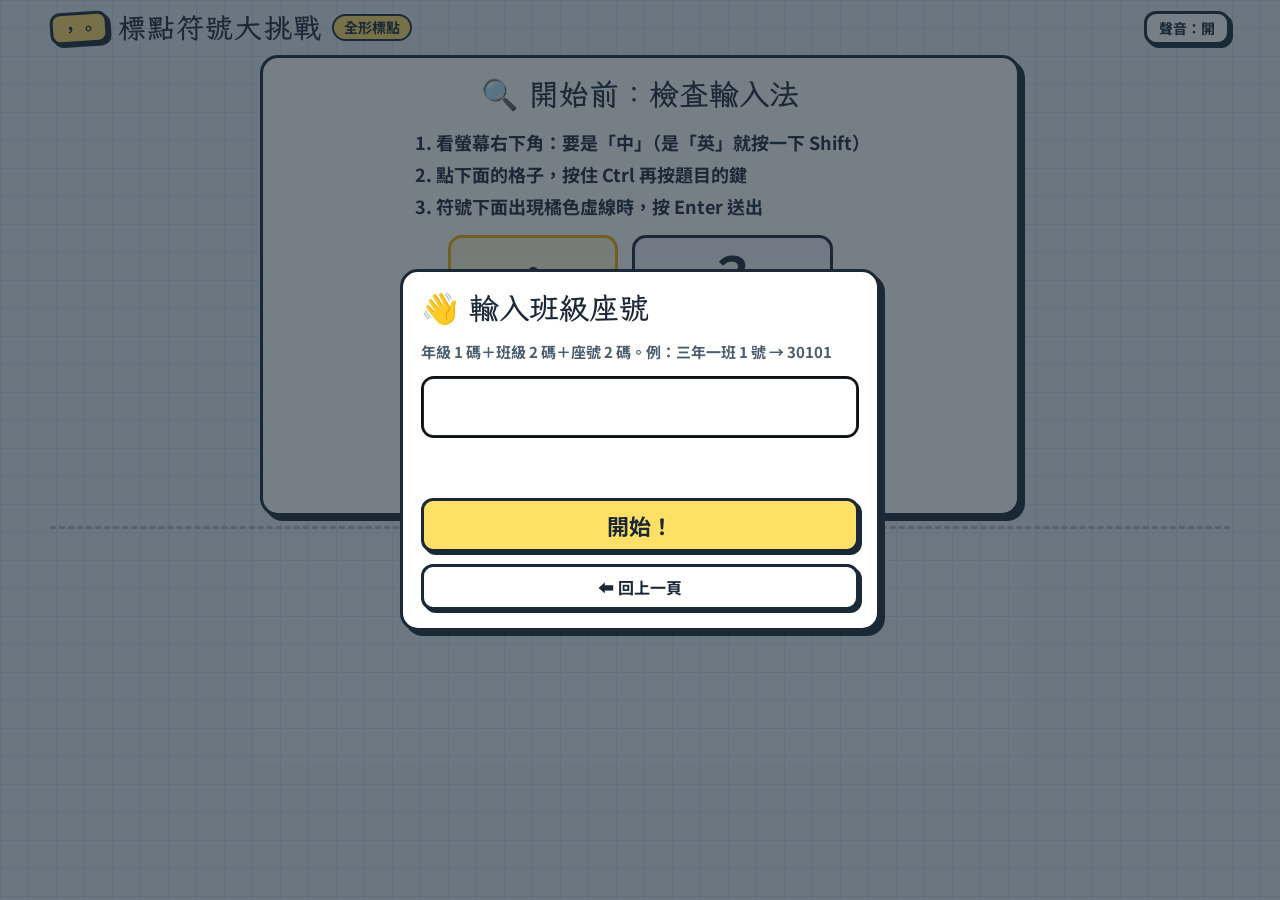
<file: punctuation.html>
<!doctype html>
<html lang="zh-Hant" data-kind="punc">
<head>
<meta charset="utf-8">
<meta name="viewport" content="width=device-width, initial-scale=1">
<title>標點符號大挑戰</title>
<link rel="preconnect" href="https://fonts.googleapis.com">
<link rel="preconnect" href="https://fonts.gstatic.com" crossorigin>
<link rel="stylesheet" href="https://fonts.googleapis.com/css2?family=Fredoka:wght@500;600&family=LXGW+WenKai+TC:wght@400;700&family=Noto+Sans+TC:wght@400;700;900&display=swap">
<style>
:root{
  --paper:#E3EDF2; --grid:#D0DEE6; --ink:#1B2836; --ink-soft:#4C5D6E; --card:#fff; --wash:#F3F7FA;
  --case:#26323F; --cap:#F5F7F9; --cap-edge:#AEBBC7; --cap-dim:#D9E1E8; --dim-txt:#8593A1;
  --good:#1FA963; --bad:#E5484D; --hl:#FFE066; --gold:#F2B400; --mid:#B07D00;
  --c-mid:#3A9FEF; --c-top:#EE4F8B; --c-bot:#9466EE; --c-cus:#1FA963; --c-ninja:#3B2F5C;
  --f-display:'LXGW WenKai TC','Noto Sans TC','Microsoft JhengHei',sans-serif;
  --f-body:'Noto Sans TC','PingFang TC','Microsoft JhengHei',sans-serif;
  --f-key:'Fredoka','Noto Sans TC',sans-serif;
  color-scheme:light;
}
*{box-sizing:border-box}
[hidden]{display:none!important}
html,body{height:100%}
html{background:var(--paper)}
body{margin:0;background:var(--paper);background-image:linear-gradient(var(--grid) 1px,transparent 1px),linear-gradient(90deg,var(--grid) 1px,transparent 1px);background-size:28px 28px;color:var(--ink);font:16px/1.6 var(--f-body);padding:10px max(16px,env(safe-area-inset-right,0px)) 10px max(16px,env(safe-area-inset-left,0px))}
.wrap{height:100%;display:flex;flex-direction:column;gap:10px;max-width:1180px;margin:0 auto}
h1,h2,h3{font-family:var(--f-display);font-weight:700;margin:0;line-height:1.25;text-wrap:balance}
p{margin:0}
button,input{font-family:inherit}
.top{flex:none;display:flex;flex-wrap:wrap;align-items:center;gap:8px 16px;justify-content:space-between}
.brand{display:flex;align-items:center;gap:10px;flex-wrap:wrap}
.brand h1{font-size:28px;letter-spacing:.04em;user-select:none}
.tagk{display:inline-block;background:var(--hl);border:3px solid var(--ink);border-radius:10px;padding:0 8px;box-shadow:3px 3px 0 var(--ink);font:600 18px var(--f-key);transform:rotate(-4deg)}
.badge{display:inline-block;font-size:13px;font-weight:700;border:2px solid var(--ink);border-radius:999px;padding:0 10px;background:var(--wash)}
.ver{background:var(--hl);font-size:14px}
.ver.demo{background:#FF6B4A;color:#fff}
.top:has(#hud:not([hidden])) .ver,.top:has(#hud:not([hidden])) .tagk{display:none}
.top:has(#hud:not([hidden])) .brand h1{font-size:22px}
.top:has(#hud:not([hidden])) .hud-item{padding:0 10px}
.who{font-weight:900;font-size:15px;background:#fff;border:2px solid var(--ink);border-radius:999px;padding:1px 12px;cursor:pointer}
.row{display:flex;gap:8px;flex-wrap:wrap;align-items:center}
a.btn{display:inline-flex;align-items:center;text-decoration:none}
.footnav{display:flex;gap:10px;flex-wrap:wrap;justify-content:center;padding-top:10px;border-top:3px dashed var(--cap-edge)}
.btn{font:700 16px var(--f-body);padding:8px 16px;border:3px solid var(--ink);border-radius:12px;background:var(--card);color:var(--ink);box-shadow:3px 3px 0 var(--ink);cursor:pointer}
.btn:hover{background:var(--wash)}
.btn:active{transform:translate(2px,2px);box-shadow:1px 1px 0 var(--ink)}
.btn.primary{background:var(--hl)}
.btn.sm{font-size:14px;padding:4px 12px}
.btn:focus-visible,.diff:focus-visible,.setcard:focus-visible{outline:3px solid var(--c-mid);outline-offset:3px}
.card{background:var(--card);border:3px solid var(--ink);border-radius:18px;box-shadow:5px 5px 0 var(--ink);padding:18px}
.hud{display:flex;gap:8px;flex-wrap:wrap}
.hud-item{background:var(--card);border:3px solid var(--ink);border-radius:12px;padding:1px 12px;display:flex;align-items:center;gap:8px;box-shadow:3px 3px 0 var(--ink)}
.hud-l{font-size:12px;color:var(--ink-soft)}
.hud-item b{font:600 20px var(--f-key);font-variant-numeric:tabular-nums}
.hud-item b.t{font:900 17px var(--f-body)}
.hearts{font-size:20px;letter-spacing:2px;color:var(--bad)}
.hearts .off{color:var(--cap-dim)}
main{flex:1;min-height:0;display:flex;flex-direction:column}
main>[data-screen]{flex:1;min-height:0;display:flex;flex-direction:column;gap:10px}
main>[data-screen=home],main>[data-screen=sets],main>[data-screen=result]{overflow:auto;padding:0 6px 6px 0}
.demo-bar{background:#FF6B4A;color:#fff;font-weight:900;border:3px solid var(--ink);border-radius:12px;padding:6px 14px}

/* 範圍選擇 */
.sets{display:grid;grid-template-columns:repeat(auto-fit,minmax(240px,1fr));gap:16px}
.setcard{display:grid;gap:6px;text-align:left;cursor:pointer;background:var(--card);border:3px solid var(--ink);border-radius:18px;box-shadow:5px 5px 0 var(--ink);padding:0 0 14px;overflow:hidden;font:inherit;color:inherit}
.setcard:hover{background:#FFFBE6}
.setcard .band{height:14px;border-bottom:3px solid var(--ink)}
.setcard h2{font-size:26px;padding:0 16px}
.setcard .keys{padding:0 16px;font:600 22px var(--f-key);letter-spacing:.12em}
.setcard .st{padding:0 16px;font-size:13px;font-weight:900;color:var(--ink-soft)}
.intro{display:grid;gap:4px}
.intro h2{font-size:28px}
.intro p{color:var(--ink-soft);font-weight:700}

/* 首頁卡片 */
.entries{display:grid;grid-template-columns:repeat(auto-fit,minmax(290px,1fr));gap:16px;align-items:start}
.entry{display:flex;flex-direction:column;background:var(--card);border:3px solid var(--ink);border-radius:18px;box-shadow:5px 5px 0 var(--ink);overflow:hidden}
.entry-band{height:58px;border-bottom:3px solid var(--ink);position:relative;display:flex;align-items:flex-end;padding:10px 14px}
.entry-band .num{font:600 15px var(--f-key);background:#fff;border:2px solid var(--ink);border-radius:8px;padding:0 9px}
.entry-band .deco{position:absolute;right:14px;top:12px;display:flex;gap:6px}
.entry-band .deco span{font:600 15px var(--f-key);background:#fff;border:2px solid var(--ink);border-radius:7px;padding:1px 8px;box-shadow:0 3px 0 var(--ink)}
.entry-body{padding:14px;display:flex;flex-direction:column;gap:10px}
.entry-body h2{font-size:25px}
.entry.locked .entry-band,.entry.locked .entry-body h2{opacity:.45}
.lockmsg{font-size:14px;font-weight:900;background:var(--wash);border:2px dashed var(--ink-soft);border-radius:10px;padding:4px 10px}
.diffs{display:grid;gap:8px}
.diff{display:flex;justify-content:space-between;align-items:center;gap:10px;font:900 18px var(--f-body);border:3px solid var(--ink);border-radius:12px;background:var(--wash);padding:6px 12px;cursor:pointer;box-shadow:3px 3px 0 var(--ink);color:var(--ink);width:100%;text-align:left}
.diff:hover:not(:disabled){background:var(--hl)}
.diff:disabled{cursor:not-allowed;opacity:.6}
.diff small{display:block;font-size:13px;font-weight:700;color:var(--ink-soft);line-height:1.3}
.lv-r{display:grid;justify-items:end;line-height:1.25;flex:none}
.stars{color:var(--gold);letter-spacing:1px;font-size:16px;white-space:nowrap}
.stars .off{color:var(--cap-dim)}
.lv-best{font-size:12px;font-weight:700;color:var(--ink-soft);white-space:nowrap}
.dots{font-size:15px;letter-spacing:3px;color:var(--good)}
.dots .off{color:var(--cap-dim)}
.titlebar{display:flex;align-items:center;gap:6px 10px;flex-wrap:wrap;border:2px dashed var(--gold);border-radius:12px;padding:6px 12px;background:#FFF9DB;font-size:14px;font-weight:900}
.titlebar b{color:var(--mid);font-size:17px}
.ladder{display:flex;gap:4px;flex-wrap:wrap}
.ladder span{border:2px solid var(--ink);border-radius:999px;padding:0 8px;font-size:12px;background:#fff;opacity:.4}
.ladder span.on{opacity:1;background:var(--hl)}
.tnote{font-size:13px;color:var(--ink-soft);font-weight:700}
.tpanel{display:grid;gap:10px}
.check{display:grid;gap:12px;width:min(760px,100%);margin:0 auto;justify-items:center;text-align:center}
.check h2{font-size:30px}
.chk-steps{margin:0;padding-left:1.4em;text-align:left;font-size:18px;font-weight:700;line-height:1.8}
.chk-list{display:flex;gap:14px;flex-wrap:wrap;justify-content:center}
.chk-item{display:grid;justify-items:center;gap:2px;border:3px solid var(--ink);border-radius:14px;padding:6px 18px;background:var(--wash);min-width:170px}
.chk-item b{font:700 52px/1.1 'Microsoft JhengHei','Noto Sans TC',sans-serif}
.chk-item span{font-weight:900;font-size:15px}
.chk-item.now{background:#FFF9DB;border-color:var(--gold);box-shadow:0 4px 0 var(--gold)}
.chk-item.ok{background:#DDF5E7;border-color:var(--good)}
.chk-item.ok span::after{content:" ✓";color:var(--good)}
#chkIn{width:min(360px,100%)}
.check .thint{font-size:16px}
.tpanel label{font-weight:700;font-size:14px}
.tpanel input{font:700 15px var(--f-body);border:2px solid var(--ink);border-radius:8px;padding:2px 6px}

/* 道場（第一關、第二關） */
.stage{position:relative;flex:1;min-height:0;border:3px solid var(--ink);border-radius:18px;box-shadow:5px 5px 0 var(--ink);overflow:hidden}
.dojo{position:absolute;inset:0;background:linear-gradient(#F6E7C8 0 62%,#C99A62 62% 100%);display:grid;place-items:center}
.dojo::before{content:"";position:absolute;left:0;right:0;top:62%;height:10px;background:#8A5A2B}
.dojo::after{content:"";position:absolute;inset:0 0 38%;background:repeating-linear-gradient(90deg,transparent 0 118px,rgba(138,90,43,.45) 118px 124px)}
.scroll{position:relative;z-index:2;background:#FFFDF4;border:4px solid var(--ink);border-radius:14px;box-shadow:0 8px 0 rgba(0,0,0,.2);padding:10px 40px 14px;text-align:center;min-width:min(520px,80%)}
.scroll .lbl{font-size:14px;font-weight:900;color:var(--ink-soft)}
.target{font:600 clamp(56px,13vh,120px)/1.1 var(--f-key);letter-spacing:.12em;text-transform:uppercase}
.target span{display:inline-block;border-radius:10px;padding:0 4px;transition:color .1s}
.target .ok{color:var(--good)}
.target .next{background:var(--hl);box-shadow:0 5px 0 var(--gold)}
.target .bad{background:#FFD6D8;color:var(--bad)}
.timer{position:relative;height:14px;flex:none;border:3px solid var(--ink);border-radius:999px;overflow:hidden;background:var(--wash)}
.timer div{height:100%;width:100%;background:var(--good);transform-origin:left}
.timer div.warn{background:#FFC233}
.timer div.slow{background:#F28C38}
.how{font:900 18px var(--f-body);color:var(--ink-soft);min-height:0}
.how:empty,.clock:empty{display:none}
.clock{position:absolute;left:12px;top:10px;z-index:5;margin:0;font:700 14px/1.2 var(--f-body);font-variant-numeric:tabular-nums;color:var(--ink-soft);background:rgba(255,255,255,.7);border-radius:8px;padding:1px 8px}
.dojo{transition:background .5s}
.dojo[data-tier="2"]{background:linear-gradient(#CFE3FF 0 62%,#5B7FC7 62% 100%)}
.dojo[data-tier="2"] .scroll{background:#EEF5FF;border-color:#1D4ED8;box-shadow:0 8px 0 #1D4ED8}
.dojo[data-tier="3"]{background:linear-gradient(#FFD3EC 0 62%,#B0306F 62% 100%)}
.dojo[data-tier="3"] .scroll{background:#FFF0F8;border-color:#BE185D;box-shadow:0 8px 0 var(--gold)}
.tierbar{display:flex;justify-content:center;align-items:center;gap:6px 10px;flex-wrap:wrap;font-weight:900;font-size:15px}
.ts{font-size:22px;letter-spacing:2px;white-space:nowrap}
.ts .off{opacity:.22}
.ts.t1{color:#6B7B8C}.ts.t2{color:#1D4ED8}.ts.t3{color:#DB2777}
.hud-item .ts{font-size:17px}
.r-tier{display:flex;align-items:center;gap:8px;font-weight:900;border:3px solid var(--ink);border-radius:14px;padding:2px 14px;background:#FFF0F8}
.timer-zones{display:flex;justify-content:space-between;gap:10px;font-size:12px;color:var(--ink-soft);font-weight:700;padding:0 4px;margin-top:-6px;flex-wrap:wrap}
.fixfx{position:absolute;inset:0;pointer-events:none;z-index:7;display:grid;place-items:center}
.fixfx span{font:700 44px var(--f-display);color:var(--good);background:#fff;border:4px solid var(--good);border-radius:20px;padding:0 22px;animation:fix .8s ease-out forwards;text-align:center}
.fixfx.mid span{color:var(--mid);border-color:var(--gold)}
.fixfx.no span{color:var(--bad);border-color:var(--bad);font-size:32px}
@keyframes fix{0%{transform:scale(.4);opacity:0}25%{transform:scale(1.1);opacity:1}100%{transform:scale(1) translateY(-20px);opacity:0}}
.go-cover{position:absolute;inset:0;background:rgba(27,40,54,.86);z-index:9;display:grid;place-items:center;align-content:center;gap:12px;color:#fff;text-align:center;padding:16px}
.go-cover h2{font-size:34px}
.go-cover p{font-size:18px;font-weight:700}
/* 道具的步驟圖（老師 2026-11-12） */
.guide{display:flex;align-items:center;gap:20px;background:#fff;color:var(--ink);border:3px solid var(--ink);border-radius:16px;padding:14px 22px;max-width:640px;text-align:left}
.g-ic{flex:none;width:clamp(70px,14vh,110px)}.g-ic svg{width:100%;display:block}
.g-txt h3{font-size:22px;margin:0 0 6px}.g-txt p{font-size:18px;line-height:1.6;margin:0}
.g-flow{display:flex;align-items:center;gap:8px;flex-wrap:wrap}.g-flow span{background:var(--wash);border:2px solid var(--ink);border-radius:10px;padding:4px 8px;font-size:16px;line-height:1.4}
.g-flow b{font-size:22px}
.guide kbd{display:inline-block;border:2px solid var(--ink);border-bottom-width:4px;border-radius:6px;padding:0 10px;background:#fff;font:inherit}
/* 步驟圖的動畫示範（老師 2026-11-17：只看文字看不懂，改成會動的小畫面，重複播放） */
.guide{--T:7s;flex-wrap:wrap;justify-content:center;max-width:min(780px,100%);gap:16px}
.guide .g-txt{flex:1 1 260px}
.gdemo{position:relative;flex:none;width:270px;max-width:100%;height:170px;border:3px solid var(--ink);border-radius:12px;overflow:hidden}
.gdemo.m{background:linear-gradient(#1E3A5F,#47658F)}
.gdemo.n{background:linear-gradient(#FBEBCB 0 72%,#C99A62 72%)}
.gdemo>*,.gdemo .d-num>span,.gdemo .d-word span,.gdemo kbd,.gdemo .d-shake>div{animation-duration:var(--T);animation-iteration-count:infinite;animation-timing-function:linear}
.gdemo svg{width:100%;display:block}
.d-item{position:absolute;top:22%;left:110%;width:56px;display:grid;justify-items:center;transform:translateX(-50%);z-index:3}
.d-item.fly{animation-name:dFly}.d-item.poof{animation-name:dPoof}
@keyframes dFly{0%{left:110%;top:22%;opacity:1;transform:translateX(-50%) scale(1)}12%,22%{left:62%;top:22%;opacity:1;transform:translateX(-50%) scale(1)}30%,100%{left:10%;top:0%;opacity:0;transform:translateX(-50%) scale(.35)}}
@keyframes dPoof{0%{left:110%;opacity:1;transform:translateX(-50%) scale(1)}12%,22%{left:62%;opacity:1;transform:translateX(-50%) scale(1)}27%,100%{left:62%;opacity:0;transform:translateX(-50%) scale(1.7)}}
.d-word{font:600 18px/1.1 var(--f-key);background:#fff;border:2px solid #7C3AED;border-radius:8px;padding:0 6px;margin-bottom:3px;white-space:nowrap;text-transform:uppercase;color:var(--ink)}
.gdemo.heal .d-word{border-color:#E11D48}
.gdemo.w.heal .d-word{border-color:#D97706}.gdemo.w.heal .d-num{color:var(--ink);letter-spacing:0}
.d-word .l1{animation-name:dL1}.d-word .l2{animation-name:dL2}
@keyframes dL1{0%,13.9%{color:var(--ink)}14%,100%{color:var(--good)}}
@keyframes dL2{0%,19.9%{color:var(--ink)}20%,100%{color:var(--good)}}
.d-keys{position:absolute;left:0;right:0;bottom:6px;display:flex;justify-content:center;gap:6px;z-index:5}
.d-keys kbd{font:600 15px/1 var(--f-key);text-transform:uppercase;background:#fff;color:var(--ink);border:2px solid var(--ink);border-bottom-width:5px;border-radius:7px;padding:4px 9px;min-width:30px;text-align:center}
.d-keys .ks{font:900 13px/1 var(--f-body);padding:5px 26px;text-transform:none}
.d-keys .k1{animation-name:dK1}.d-keys .k2{animation-name:dK2}.d-keys .ks{animation-name:dKs}
@keyframes dK1{0%,12%,16%,100%{transform:none;border-bottom-width:5px;background:#fff}13%,15%{transform:translateY(3px);border-bottom-width:2px;background:#FDE047}}
@keyframes dK2{0%,18%,22%,100%{transform:none;border-bottom-width:5px;background:#fff}19%,21%{transform:translateY(3px);border-bottom-width:2px;background:#FDE047}}
@keyframes dKs{0%,40%{background:#fff;box-shadow:none}44%,48%{background:#FEF9C3;box-shadow:0 0 0 5px #FDE047}46%,50%{box-shadow:0 0 0 1px #FDE047}52%,55%{transform:translateY(3px);border-bottom-width:2px;background:#FDE047;box-shadow:0 0 0 5px #FDE047}57%,100%{transform:none;border-bottom-width:5px;background:#fff;box-shadow:none}}
.d-top{position:absolute;left:6px;top:6px;z-index:4;display:flex;align-items:center;gap:3px;background:#fff;border:2px solid var(--ink);border-radius:9px;padding:1px 8px 1px 4px;font:600 17px/1.2 var(--f-key);color:var(--ink);animation-name:dTopPop}
.gdemo.freeze .d-top{animation-name:dTopPop2}
.d-top .d-sic{width:24px}
.d-num{display:grid}.d-num>span{grid-area:1/1}
.gdemo.heal .d-num{color:var(--bad);letter-spacing:2px}.d-num i{font-style:normal;color:var(--cap-dim)}
.d-num .h0{animation-name:dA}.d-num .h1{animation-name:dB}
.gdemo.freeze .d-num .h0{animation-name:dC}.gdemo.freeze .d-num .h1{animation-name:dD}
@keyframes dA{0%,24.9%{opacity:1}25%,100%{opacity:0}}
@keyframes dB{0%,24.9%{opacity:0}25%,100%{opacity:1}}
@keyframes dC{0%,24.9%{opacity:1}25%,53.9%{opacity:0}54%,100%{opacity:1}}
@keyframes dD{0%,24.9%{opacity:0}25%,53.9%{opacity:1}54%,100%{opacity:0}}
@keyframes dTopPop{0%,24%,30%,100%{transform:none}27%{transform:scale(1.3)}}
@keyframes dTopPop2{0%,24%,30%,53%,59%,100%{transform:none}27%,56%{transform:scale(1.3)}}
.gdemo.freeze .d-foe{position:absolute;width:54px;z-index:2;transform:translateX(-50%)}
.gdemo.m.freeze .d-foe{left:46%;animation-name:dFoeM}
.gdemo.n.freeze .d-foe{top:32%;animation-name:dFoeN}
.gdemo.w{background:linear-gradient(#BFE6FF 0 34%,#7CC86A 34%)}
.gdemo.w .d-hole{position:absolute;left:56%;top:62%;width:70px;height:20px;transform:translateX(-50%);border-radius:50%;background:#3F2A1C;z-index:1}
.gdemo.w.freeze .d-foe{left:56%;top:24%;width:58px;transform-origin:50% 100%;animation-name:dFoeW}
@keyframes dFoeW{0%,28%{opacity:0;transform:translateX(-50%) translateY(40%) scaleY(.3);filter:none}32%,52%{opacity:1;transform:translateX(-50%);filter:none}54%,86%{opacity:1;transform:translateX(-50%);filter:saturate(.3) brightness(1.15) drop-shadow(0 0 6px #7DD3FC)}92%,100%{opacity:0;transform:translateX(-50%) translateY(40%) scaleY(.3);filter:none}}
/* 放大丸的示範（老師 2026-11-18 改）：左上角放大丸 ×1 → 按 Enter → 超級木槌敲下（閃光、震動）→ 地鼠全部頭暈縮回去 */
.gdemo.pill .d-hole{left:var(--x)}
.gdemo.pill .d-shake>.d-foe{width:50px;top:26%;animation-name:dDizzy;transform-origin:50% 100%}
@keyframes dDizzy{0%,48%{opacity:1;transform:translateX(-50%)}51%,58%{opacity:1;transform:translateX(-50%) rotate(-12deg)}54%{transform:translateX(-50%) rotate(12deg)}66%,92%{opacity:0;transform:translateX(-50%) translateY(40%) scaleY(.3)}100%{opacity:1;transform:translateX(-50%)}}
.d-ham{position:absolute;left:32%;top:-4%;width:96px;z-index:5;transform-origin:50% 100%;opacity:0;animation-name:dHam}
@keyframes dHam{0%,43%{opacity:0;transform:rotate(55deg) scale(.7)}45%{opacity:1;transform:rotate(55deg) scale(1.1)}48%,55%{opacity:1;transform:rotate(-35deg) scale(1.1)}60%,100%{opacity:0;transform:rotate(-35deg) scale(1.1)}}
/* 放大丸改成先存起來、按 Enter 發動（老師 2026-11-18）：打字母 → 飛到左上角 ×1 → 按 Enter → 超級木槌（約 45%） */
.gdemo.pill .d-top{animation-name:dTopPop3}.gdemo.pill .d-num .h0{animation-name:dE0}.gdemo.pill .d-num .h1{animation-name:dE1}
.enemy.pick .pic{width:clamp(70px,13vh,108px);margin:0 auto}
.enemy.pick .pic b{font-size:clamp(28px,6vh,48px);-webkit-text-stroke:2px #1B2836}
.gdemo.pill .d-flash{animation-name:dFlash2}.gdemo.pill .d-shake{animation-name:dShake2}.gdemo.pill .d-keys .ks{animation-name:dKp}
.d-sic img,.s-ic img,.heart-fly img,.pic img{width:100%;display:block}
.pic{position:relative;display:block}.pic b{position:absolute;left:50%;top:52%;transform:translate(-50%,-50%);font:900 15px/1 var(--f-display);color:#D9FF3B;-webkit-text-stroke:1px #1B2836}
.d-sic .pic b{font-size:12px}
@keyframes dTopPop3{0%,43%,49%,100%{transform:none}46%{transform:scale(1.3)}}
@keyframes dE0{0%,43.9%{opacity:1}44%,100%{opacity:0}}
@keyframes dE1{0%,43.9%{opacity:0}44%,100%{opacity:1}}
@keyframes dFlash2{0%,46%{opacity:0}47%{opacity:.95}54%,100%{opacity:0}}
@keyframes dShake2{0%,46%,56%,100%{transform:none}48%{transform:translate(-7px,5px)}50%{transform:translate(6px,-5px)}52%{transform:translate(-4px,3px)}54%{transform:translate(2px,-2px)}}
@keyframes dKp{0%,33%{background:#fff;box-shadow:none}36%,38%{background:#FEF9C3;box-shadow:0 0 0 5px #FDE047}40%,43%{transform:translateY(3px);border-bottom-width:2px;background:#FDE047;box-shadow:0 0 0 5px #FDE047}45%,100%{transform:none;border-bottom-width:5px;background:#fff;box-shadow:none}}
.gdemo.w .d-tint{background:radial-gradient(circle,rgba(186,230,253,.85),rgba(125,211,252,.35))}
@keyframes dFoeM{0%,28%{top:-45%;opacity:1;filter:none}52%{top:18%;opacity:1;filter:none}54%,86%{top:18%;opacity:1;filter:saturate(.3) brightness(1.15) drop-shadow(0 0 6px #7DD3FC)}94%,100%{top:18%;opacity:0;filter:none}}
@keyframes dFoeN{0%,28%{left:115%;opacity:1;filter:none}52%{left:56%;opacity:1;filter:none}54%,86%{left:56%;opacity:1;filter:grayscale(.9) drop-shadow(0 0 6px #CBD5E1)}94%,100%{left:56%;opacity:0;filter:none}}
.d-tint{position:absolute;inset:0;z-index:3;pointer-events:none;opacity:0;animation-name:dTint}
.gdemo.m .d-tint{background:radial-gradient(circle,rgba(186,230,253,.85),rgba(125,211,252,.35))}
.gdemo.n .d-tint{background:rgba(226,232,240,.75)}
@keyframes dTint{0%,53%{opacity:0}55%{opacity:1}60%,84%{opacity:.35}88%,100%{opacity:0}}
.d-say{position:absolute;right:8px;top:8px;z-index:4;background:#E0F2FE;color:#0369A1;border:2px solid #0369A1;border-radius:9px;padding:0 8px;font-weight:900;font-size:15px;opacity:0;animation-name:dSay}
@keyframes dSay{0%,54%{opacity:0;transform:scale(.5)}57%{opacity:1;transform:scale(1.15)}60%,84%{opacity:1;transform:none}88%,100%{opacity:0;transform:none}}
.d-shake{position:absolute;inset:0;animation-name:dShake}
@keyframes dShake{0%,22%,32%,100%{transform:none}24%{transform:translate(-7px,5px)}26%{transform:translate(6px,-5px)}28%{transform:translate(-4px,3px)}30%{transform:translate(2px,-2px)}}
.d-shake>.d-foe{position:absolute;width:46px;animation-name:dGone}
@keyframes dGone{0%,23%{opacity:1;transform:translateX(-50%)}34%{opacity:0;transform:translate(calc(-50% + 90px),-110px) rotate(400deg) scale(.4)}90%{opacity:0;transform:translateX(-50%)}100%{opacity:1;transform:translateX(-50%)}}
.d-flash{position:absolute;inset:0;z-index:6;background:#fff;opacity:0;pointer-events:none;animation-name:dFlash}
@keyframes dFlash{0%,22%{opacity:0}23%{opacity:.95}30%,100%{opacity:0}}
.g-flow.live{gap:4px;margin-top:4px}.g-flow.live span{font-size:15px;padding:3px 7px;animation:var(--T) linear infinite}.g-flow.live b{font-size:18px}
.g-flow.live span:nth-of-type(1){animation-name:gS1}.g-flow.live span:nth-of-type(2){animation-name:gS2}.g-flow.live span:nth-of-type(3){animation-name:gS3}
@keyframes gS1{0%,26%{background:#FDE047}30%,100%{background:var(--wash)}}
@keyframes gS2{0%,36%{background:var(--wash)}40%,56%{background:#FDE047}60%,100%{background:var(--wash)}}
@keyframes gS3{0%,56%{background:var(--wash)}60%,86%{background:#FDE047}90%,100%{background:var(--wash)}}
/* 道具存量（老師 2026-11-17）：遊戲畫面左上角，顯示存了幾個、按空白鍵使用 */
.stock{position:absolute;left:12px;top:12px;z-index:8;display:flex;align-items:center;gap:6px;background:#fff;border:3px solid var(--ink);border-radius:14px;padding:3px 12px 3px 6px;box-shadow:3px 3px 0 var(--ink);font-weight:900;font-size:16px;color:var(--ink)}
.stock .s-ic{width:34px;flex:none}.stock .s-ic svg{width:100%;display:block}
.stock b{font:600 24px var(--f-key);font-variant-numeric:tabular-nums}
.stock kbd{border:2px solid var(--ink);border-bottom-width:4px;border-radius:6px;padding:0 6px;background:var(--wash);font:inherit;font-size:14px}
.stock>span{display:flex;align-items:center;gap:6px}
.stock .s-b{border-left:2px dashed var(--cap-dim);padding-left:8px}
.stock .zero{opacity:.55}
.stock.on{background:#E0F2FE;border-color:#0369A1}
/* 過關獎勵的字卡（老師 2026-11-18）：停在畫面上等學生打字選 */
.enemy.heart.item.pick{transform:translateX(-50%) scale(1.1)}
.enemy.heart.item.pick .pname{display:grid;justify-items:center;margin-top:4px;background:#fff;border:2px solid var(--ink);border-radius:9px;padding:1px 8px;font-size:15px;line-height:1.3;white-space:nowrap;color:var(--ink)}
.enemy.heart.item.pick .pname small{font-size:12px;color:#475569}
.enemy.heart.item.pick.bomb .word{border-color:#D97706}
/* 步驟圖：過關選道具、按 Enter 用大絕招 */
.gdemo.pick .d-item{top:20%;width:60px}
.gdemo.pick .d-item.a{left:32%;animation-name:dPickA}.gdemo.pick .d-item.b{left:72%;animation-name:dPickB}
.gdemo.pick .d-item.b .d-word{border-color:#D97706}
@keyframes dPickA{0%{opacity:0;left:32%;top:20%;transform:translateX(-50%) scale(1)}4%,22%{opacity:1;left:32%;top:20%;transform:translateX(-50%) scale(1)}32%,100%{opacity:0;left:8%;top:0%;transform:translateX(-50%) scale(.35)}}
@keyframes dPickB{0%{opacity:0}4%,21%{opacity:1}28%,100%{opacity:0}}
.gdemo.bomb .d-keys .ks{animation-name:dKe}
@keyframes dKe{0%,12%{background:#fff;box-shadow:none}15%,17%{background:#FEF9C3;box-shadow:0 0 0 5px #FDE047}19%,22%{transform:translateY(3px);border-bottom-width:2px;background:#FDE047;box-shadow:0 0 0 5px #FDE047}24%,100%{transform:none;border-bottom-width:5px;background:#fff;box-shadow:none}}
.g-dots{display:flex;gap:8px;justify-content:center}.g-dots i{width:12px;height:12px;border-radius:50%;background:rgba(255,255,255,.35)}.g-dots i.on{background:#FDE047}
.count{font:600 72px/1 var(--f-key)}
.remind{position:absolute;left:50%;top:14px;transform:translateX(-50%);z-index:8;background:#FFC233;border:3px solid var(--ink);border-radius:12px;padding:2px 14px;font-weight:900;white-space:nowrap}

/* 忍者場景 */
.scene{position:absolute;inset:0;transition:background .8s}
.scene .far{position:absolute;left:0;right:0;bottom:24%;height:46%;transition:background .8s;clip-path:polygon(0 100%,0 55%,10% 30%,22% 60%,34% 18%,48% 58%,60% 26%,74% 62%,86% 34%,100% 52%,100% 100%)}
.scene .near{position:absolute;left:0;right:0;bottom:24%;height:22%;transition:background .8s}
.scene .ground{position:absolute;left:0;right:0;bottom:0;height:24%;border-top:4px solid var(--ink);transition:background .8s}
.scene .ground::after{content:"";position:absolute;inset:0;background:repeating-linear-gradient(90deg,transparent 0 60px,rgba(0,0,0,.08) 60px 64px);animation:run 1.2s linear infinite}
@keyframes run{to{background-position:-64px 0}}
.scene .moon{position:absolute;right:12%;top:10%;width:70px;height:70px;border-radius:50%;background:#FFF6CC;box-shadow:0 0 30px #FFF6CC;opacity:0;transition:opacity .8s}
.scene[data-th="3"] .moon,.scene[data-th="4"] .moon{opacity:1}
.scene[data-th="5"]{animation:storm 4s infinite}
@keyframes storm{0%,92%,100%{filter:none}94%{filter:brightness(2.2)}96%{filter:none}97%{filter:brightness(1.8)}}
.scene .rain{position:absolute;inset:0;opacity:0;background:repeating-linear-gradient(105deg,transparent 0 14px,rgba(255,255,255,.25) 14px 16px);animation:rain .5s linear infinite;pointer-events:none}
.scene[data-th="5"] .rain{opacity:1}
@keyframes rain{to{background-position:30px 60px}}
.player{position:absolute;left:6%;bottom:22%;width:clamp(80px,16vh,130px);z-index:3;transition:transform .12s}
.player.dash{transform:translateX(30px) scale(1.05)}
.player.hurt{animation:hurt .5s}
@keyframes hurt{25%,75%{transform:translateX(-10px);filter:brightness(1.8) saturate(0)}50%{transform:translateX(8px)}}
.enemy{position:absolute;bottom:22%;width:clamp(76px,15vh,124px);transform:translateX(-50%);z-index:4;display:grid;justify-items:center}
.enemy svg{width:100%;display:block;animation:bob .5s ease-in-out infinite alternate}
@keyframes bob{to{transform:translateY(-6px)}}
.enemy.poof svg{animation:poof .35s forwards}
@keyframes poof{to{transform:scale(1.6) rotate(25deg);opacity:0}}
.word{font:600 clamp(26px,5.6vh,46px)/1.1 var(--f-key);background:#fff;border:3px solid var(--ink);border-radius:12px;padding:2px 12px;margin-bottom:6px;box-shadow:0 4px 0 rgba(0,0,0,.25);white-space:nowrap;letter-spacing:.06em;text-transform:uppercase}
.word span.ok{color:var(--good)}
.word span.cur{text-decoration:underline;text-decoration-thickness:4px;text-underline-offset:6px;text-decoration-color:var(--gold)}
.word.err{animation:err .3s;border-color:var(--bad)}
@keyframes err{25%,75%{transform:translateX(-6px)}50%{transform:translateX(6px)}}
.star{position:absolute;z-index:5;font-size:28px;pointer-events:none;transition:left .18s linear,bottom .18s linear;color:#2D3748;text-shadow:0 0 2px #fff}
.pts{position:absolute;z-index:6;font:600 26px var(--f-key);color:var(--mid);background:#fff;border:2px solid var(--ink);border-radius:10px;padding:0 8px;animation:pts .9s forwards;pointer-events:none}
@keyframes pts{to{transform:translateY(-50px);opacity:0}}
.stagebig{position:absolute;left:50%;top:34%;transform:translate(-50%,-50%);z-index:8;font:700 clamp(28px,6vh,46px) var(--f-display);color:#fff;background:var(--ink);border:4px solid var(--hl);border-radius:20px;padding:4px 26px;white-space:nowrap;opacity:0;pointer-events:none}
.stagebig.go{animation:stagein 1.6s ease-out forwards}
@keyframes stagein{0%{opacity:0;transform:translate(-50%,-50%) scale(.5)}20%{opacity:1;transform:translate(-50%,-50%) scale(1.08)}80%{opacity:1}100%{opacity:0;transform:translate(-50%,-80%)}}
.flash{position:absolute;inset:0;z-index:6;pointer-events:none;animation:fl .45s}
@keyframes fl{from{background:rgba(229,72,77,.5)}to{background:transparent}}
/* 英文第三關・字母流星雨（2026-11-03）：流星從天上掉下來，在掉到地上以前打出字母 */
html.meteor .scene .ground::after{animation:none;background:repeating-linear-gradient(90deg,transparent 0 46px,rgba(0,0,0,.1) 46px 50px)}
html.meteor .scene::before{content:"";position:absolute;left:0;right:0;top:0;height:62%;pointer-events:none;transition:opacity .8s;opacity:.9;
  background-image:radial-gradient(2px 2px at 8% 18%,#fff 50%,transparent 51%),radial-gradient(2px 2px at 23% 40%,#fff 50%,transparent 51%),radial-gradient(3px 3px at 37% 12%,#FFF6CC 50%,transparent 51%),radial-gradient(2px 2px at 52% 33%,#fff 50%,transparent 51%),radial-gradient(2px 2px at 66% 9%,#fff 50%,transparent 51%),radial-gradient(3px 3px at 79% 28%,#FFF6CC 50%,transparent 51%),radial-gradient(2px 2px at 91% 15%,#fff 50%,transparent 51%),radial-gradient(2px 2px at 45% 52%,#fff 50%,transparent 51%),radial-gradient(2px 2px at 15% 58%,#fff 50%,transparent 51%),radial-gradient(2px 2px at 86% 50%,#fff 50%,transparent 51%);animation:twinkle 2.4s ease-in-out infinite alternate}
html.meteor .scene[data-th="1"]::before{opacity:.35}
@keyframes twinkle{to{filter:brightness(.6)}}
html.meteor .scene[data-th="5"]{animation:none}
html.meteor .scene .rain{display:none}
html.meteor .scene .near{height:7%}
html.meteor .scene .far{clip-path:polygon(0 100%,0 70%,6% 70%,6% 52%,12% 52%,12% 64%,20% 64%,20% 40%,27% 40%,27% 60%,36% 60%,36% 48%,44% 48%,44% 66%,55% 66%,55% 36%,61% 36%,61% 58%,70% 58%,70% 46%,78% 46%,78% 62%,88% 62%,88% 42%,94% 42%,94% 66%,100% 66%,100% 100%)}
html.meteor .enemy{transform:translateX(-50%);width:clamp(54px,10vh,84px)}   /* 流星小一點，掉落的距離比較長（老師 2026-11-09） */
html.meteor .enemy svg{animation:fall .6s ease-in-out infinite alternate}
@keyframes fall{from{transform:rotate(-6deg)}to{transform:rotate(6deg)}}
html.meteor .enemy.poof svg{animation:poof .35s forwards}
/* 隱藏關：3～4 個字母的流星是兩顆黏在一起（老師 2026-11-10），打碎算 2 顆、分數雙倍 */
html.meteor .enemy.twin{width:clamp(92px,17vh,144px)}
.enemy .twin{display:flex;width:100%;align-items:flex-start}
.enemy .twin svg{width:56%;flex:none}
.enemy .twin svg+svg{margin-left:-12%;margin-top:10%}
/* 忍者隱藏關（老師 2026-11-12）：小型敵人、騎馬的兩個敵人 */
.enemy.mini{width:clamp(56px,11vh,92px)}
.enemy.horse{width:clamp(130px,26vh,210px)}
.enemy.horse svg{animation:gallop .28s ease-in-out infinite alternate}
@keyframes gallop{from{transform:translateY(0) rotate(0)}to{transform:translateY(-5px) rotate(-2deg)}}
html.meteor .player.dash{transform:translateY(-8px) scale(1.05)}
/* 英文・字母打地鼠（老師 2026-11-10）：地鼠從草地上的洞裡探出頭，頭上有字母，縮回洞裡以前打出來 */
#holeLayer{position:absolute;inset:0;z-index:2;pointer-events:none}
.hole{position:absolute;transform:translateX(-50%);width:clamp(86px,16vh,132px);aspect-ratio:2.4/1;border-radius:50%;background:radial-gradient(ellipse at 50% 35%,#1F140C 55%,#3D2817 72%,#6B4A2B 100%);border:3px solid var(--ink)}
html.mole .scene .ground{height:50%}
html.mole .scene .far,html.mole .scene .near{bottom:50%}
html.mole .scene .near{height:10%}
html.mole .scene .ground::after{animation:none;background:radial-gradient(circle at 20% 30%,rgba(255,255,255,.12) 0 3px,transparent 4px) 0 0/46px 38px}
html.mole .scene .rain{display:none}
html.mole .player{display:none}   /* 打地鼠不用魔法師（老師 2026-11-10），由木槌當主角 */
html.mole .enemy{transform:translateX(-50%);width:clamp(66px,12.5vh,104px)}
html.mole .enemy svg{animation:rise .28s ease-out;transform-origin:50% 100%}
@keyframes rise{from{transform:translateY(45%) scaleY(.35);opacity:.3}}
html.mole .enemy.poof svg{animation:bonk .35s forwards}
@keyframes bonk{to{transform:scaleY(.2) scaleX(1.3);opacity:0}}
/* 木槌（老師 2026-11-10 提供的圖）：跟著學生正在打的地鼠移動，打對了往下敲；pivot＝握把底端 */
/* 圖片本身已加白框（看得清楚）；再加一層影子。transform 由 hammerHit 用動畫控制 */
#hammer{position:absolute;z-index:7;pointer-events:none;transform-origin:50% 93%;transform:rotate(15deg);transition:left .1s ease-out,top .1s ease-out,height .25s,width .25s;display:none;filter:drop-shadow(0 6px 5px rgba(0,0,0,.45))}
html.mole #hammer{display:block}
/* 道具字卡、⏰ 加秒要在木槌上面，字母才不會被木槌擋住（老師 2026-11-24 回報：放大丸字卡的字母被木槌蓋住） */
html.mole .enemy.heart{z-index:9}
#hammer.swing{transform:rotate(-70deg)}   /* 不支援動畫 API 時的備用 */
/* 地鼠沒被敲到、自己縮回洞裡：往下沉（被敲到才是壓扁） */
html.mole .enemy.hide svg{animation:hide .3s ease-in forwards}
html.mole .enemy.ebb:not(.dizzy):not(.poof):not(.hide) svg{transform:translateY(16%);transition:transform .9s ease-in}
@keyframes hide{to{transform:translateY(60%) scaleY(.4);opacity:0}}
html.mole .enemy.hide .word{visibility:hidden}
html.mole .enemy.poof .word{transition:opacity .2s .1s;opacity:0}
/* 敲到的瞬間：洞口冒出衝擊的星星 */
.whack{position:absolute;z-index:8;pointer-events:none;transform:translate(-50%,-50%);font:900 clamp(28px,6vh,48px)/1 var(--f-display);color:#FDE047;-webkit-text-stroke:2px #1B2836;animation:whack .35s ease-out forwards}
@keyframes whack{from{transform:translate(-50%,-50%) scale(.4);opacity:1}to{transform:translate(-50%,-50%) scale(1.5);opacity:0}}
/* 「先打」提示（老師 2026-11-18）：場上 2 個以上敵人時，最快碰到的那一個字框發金光；只提示打哪一個，不提示鍵盤位置 */
.enemy.first{z-index:5}
.enemy.first .word{position:relative;border-color:#B45309;box-shadow:0 0 0 4px #FDE047,0 0 18px 6px rgba(253,224,71,.8)}
.enemy.first .word::before{content:'先打';position:absolute;left:50%;bottom:100%;transform:translate(-50%,-8px);background:#FDE047;color:#1B2836;border:2px solid #1B2836;border-radius:8px;padding:0 8px;font:900 15px/1.4 var(--f-body);letter-spacing:0;white-space:nowrap}
/* 超級木槌（放大丸）：整個畫面大小的木槌敲在正中央；地鼠頭暈、頭上冒星星，再回到地底（老師 2026-11-10） */
#bigHammer{position:absolute;z-index:8;pointer-events:none;transform-origin:50% 93%;display:none;filter:drop-shadow(0 10px 10px rgba(0,0,0,.45)) drop-shadow(0 0 14px #FDE047)}
.smash-flash{position:absolute;inset:0;z-index:8;pointer-events:none;background:#fff;animation:sflash .4s ease-out forwards}
@keyframes sflash{from{opacity:.9}to{opacity:0}}
.smash-boom{position:absolute;z-index:9;pointer-events:none;transform:translate(-50%,-50%);font:900 clamp(48px,12vh,96px)/1 var(--f-display);color:#FDE047;-webkit-text-stroke:3px #1B2836;animation:boom .6s ease-out forwards}
@keyframes boom{from{transform:translate(-50%,-50%) scale(.3);opacity:1}60%{opacity:1}to{transform:translate(-50%,-50%) scale(1.8);opacity:0}}
html.mole .enemy.dizzy svg{animation:dizzy .45s ease-in-out infinite alternate;transform-origin:50% 100%}
@keyframes dizzy{from{transform:rotate(-14deg)}to{transform:rotate(14deg)}}
html.mole .enemy.dizzy .word{visibility:hidden}
.dizzy-stars{position:absolute;left:50%;top:-6%;width:84%;height:40%;pointer-events:none;animation:orbit 1s linear infinite}
.dizzy-stars span{position:absolute;font-size:clamp(18px,3.8vh,32px);line-height:1;color:#FDE047;-webkit-text-stroke:1px #1B2836}
.dizzy-stars span:nth-child(1){left:0;top:35%}.dizzy-stars span:nth-child(2){left:40%;top:0}.dizzy-stars span:nth-child(3){right:0;top:35%}
@keyframes orbit{from{transform:translateX(-50%) scaleY(.5) rotate(0)}to{transform:translateX(-50%) scaleY(.5) rotate(360deg)}}
html.mole .enemy.dizzy.sink svg{animation:hide .7s ease-in forwards}
html.mole .enemy.sink .dizzy-stars{opacity:0;transition:opacity .3s}
/* 補血愛心（老師 2026-11-10）：長翅膀的愛心從右邊飄到左邊；打對了飛到「生命」欄位淡出 */
html.meteor .enemy.heart{width:clamp(80px,14vh,116px);z-index:6}
html.meteor .enemy.heart svg{animation:flap .3s ease-in-out infinite alternate}
@keyframes flap{from{transform:translateY(-3px) scaleX(1)}to{transform:translateY(3px) scaleX(.94)}}
.enemy.heart .word{border-color:#E11D48}
/* 打字忍者的補血是御飯糰（老師 2026-11-12）：從右邊飄到左邊，一邊轉一邊上下飄 */
html:not(.meteor) .enemy.heart{width:clamp(70px,13vh,108px);z-index:6}
html:not(.meteor) .enemy.heart svg{animation:rice 1.2s ease-in-out infinite alternate}
@keyframes rice{from{transform:translateY(-6px) rotate(-10deg)}to{transform:translateY(6px) rotate(10deg)}}
.enemy.heart.rice .word{border-color:#16A34A}
.enemy.heart.clock .word{border-color:#D97706}
/* 道具（老師 2026-11-12） */
.enemy.heart.item{width:clamp(70px,13vh,108px);z-index:6}
.enemy.heart.item .word{border-color:#7C3AED}
.enemy.heart.item svg{animation:rice 1s ease-in-out infinite alternate}
.enemy.heart.item.poof{animation:poof .35s forwards}
#enemyLayer.frozen .enemy:not(.heart):not(.poof):not(.hide):not(.dizzy) svg{animation-play-state:paused;filter:saturate(.3) brightness(1.15) drop-shadow(0 0 8px #7DD3FC)}
#enemyLayer.smoked .enemy:not(.heart) svg{animation-play-state:paused;filter:grayscale(.9) opacity(.8) drop-shadow(0 0 10px #CBD5E1)}
/* 大絕招、暫停的動畫 */
.storm-star{position:absolute;z-index:9;pointer-events:none;font:900 clamp(26px,5.4vh,44px)/1 var(--f-display);color:#E2E8F0;-webkit-text-stroke:2px #1B2836;transform:translate(-50%,-50%)}
.light-wave{position:absolute;z-index:7;pointer-events:none;border-radius:50%;transform:translate(-50%,-50%);
  background:radial-gradient(circle,rgba(255,255,255,0) 52%,rgba(253,224,71,.9) 62%,rgba(255,255,255,.95) 66%,rgba(125,211,252,.6) 72%,rgba(255,255,255,0) 80%)}
.ice-flash{position:absolute;inset:0;z-index:7;pointer-events:none;background:radial-gradient(circle,rgba(186,230,253,.75),rgba(125,211,252,.25));animation:sflash .9s ease-out forwards}
.smoke-flash{position:absolute;inset:0;z-index:7;pointer-events:none;background:rgba(226,232,240,.55);animation:sflash .9s ease-out forwards}
.snow-fly{position:absolute;z-index:9;pointer-events:none;font-size:clamp(24px,5vh,40px);color:#E0F2FE;text-shadow:0 0 8px #38BDF8}
.smoke-puff{position:absolute;z-index:9;pointer-events:none;width:clamp(60px,12vh,100px);aspect-ratio:1;border-radius:50%;background:radial-gradient(circle,#F8FAFC 40%,rgba(203,213,225,.8) 70%,rgba(203,213,225,0) 72%)}
html.mole #enemyLayer.frozen .enemy:not(.heart):not(.poof):not(.hide):not(.dizzy) svg{animation-play-state:running}   /* 打地鼠凍住時還會冒新地鼠，冒出來的動畫要照常播 */
#enemyLayer.frozen .enemy:not(.heart) .word,#enemyLayer.smoked .enemy:not(.heart) .word{animation-play-state:paused}
.heart-fly{position:fixed;z-index:30;pointer-events:none;transform:translate(-50%,-50%);transition:left .75s ease-in,top .75s ease-in,opacity .75s ease-in,width .75s ease-in}
.heart-fly svg{width:100%;display:block}

/* 打字欄位（訓練學生自己切換英文輸入法） */
.typebox{flex:none;display:grid;grid-template-columns:auto 1fr;align-items:center;gap:4px 12px;width:min(100%,760px);margin-inline:auto}
.tlabel{font-weight:900;font-size:15px;line-height:1.3}
.tlabel small{display:block;font-size:12px;color:var(--ink-soft);font-weight:700}
.tin{font:600 30px/1.2 var(--f-key);letter-spacing:.2em;text-transform:uppercase;text-align:center;border:4px solid var(--ink);border-radius:14px;padding:4px 12px;background:#FBFDFF;outline:none;box-shadow:0 4px 0 var(--ink);min-width:0}
.tin:focus{border-color:var(--c-mid);box-shadow:0 4px 0 var(--c-mid)}
.tin.bad{border-color:var(--bad);box-shadow:0 4px 0 var(--bad);background:#FFF1F1;color:var(--bad)}
/* 選字中：網頁自己在字下面畫橘色虛線（瀏覽器在輸入框裡不一定畫得出底線；老師 2026-10-30），外框不變色 */
.compline{position:fixed;height:0;border-bottom:3px dashed #F28C38;pointer-events:none;z-index:60}
.tin.ime{border-color:#F59E0B;box-shadow:0 4px 0 #F59E0B;background:#FFF7E0}
.thint{grid-column:1/-1;min-height:1.4em;font-size:14px;font-weight:900;text-align:center;color:var(--ink-soft)}
.thint.warn{color:#B45309}
.thint.bad{color:var(--bad)}
.word.dim{opacity:.55}
@media (max-height:700px){ .kb-case{display:none!important} }
/* 重要按鍵練習：一定顯示虛擬鍵盤（老師 2026-10-30）；畫面矮時鍵盤縮小 */
@media (max-height:700px){ html[data-kind=key] .kb-case:not([hidden]){display:block!important;width:min(100%,calc(clamp(80px,24vh,200px)*3.6))} }

/* 鍵盤（字母三排） */
.kb-case{flex:none;background:var(--case);border:3px solid var(--ink);border-radius:18px;padding:1.2%;box-shadow:5px 5px 0 var(--ink);width:min(100%,calc(clamp(110px,22vh,200px)*3.6));margin-inline:auto}
.kb{position:relative;width:100%;aspect-ratio:10.6/3;container-type:inline-size}
.k{--u:calc(100cqw / 10.6);position:absolute;width:calc(var(--u));height:33.33%;padding:calc(var(--u)*.05)}
.cap{width:100%;height:100%;border-radius:calc(var(--u)*.14);background:var(--cap-dim);color:var(--dim-txt);display:grid;place-items:center;font:600 calc(var(--u)*.4) var(--f-key);box-shadow:inset 0 calc(var(--u)*-.11) 0 var(--cap-edge);text-transform:uppercase;position:relative}
.k.in .cap{background:var(--cap);color:var(--ink)}
.k.home .cap::after{content:"";position:absolute;bottom:22%;left:38%;right:38%;height:calc(var(--u)*.05);background:var(--ink-soft);border-radius:2px}
.kb.blank .k .lbl{opacity:0}
.k.down .cap{background:var(--hl)!important;transform:translateY(calc(var(--u)*.06))}
.k.glow .cap{outline:calc(var(--u)*.1) solid var(--hl);animation:pulse 1s infinite;z-index:2}
@keyframes pulse{50%{outline-color:#fff}}
.k.ok .cap{background:var(--good)!important;color:#fff}
.k.no .cap{background:var(--bad)!important;color:#fff}
.k.show .cap{outline:calc(var(--u)*.12) solid #5BF08F;z-index:2}
.kb.blank .k.show .lbl{opacity:1}
.kb.punc{aspect-ratio:10.6/1.25}
.kb.punc .k{height:100%}
.kb.punc .cap{display:flex;flex-direction:column;justify-content:center;gap:2%;line-height:1;text-transform:none}
.kb.punc .cap .lbl{font-size:calc(var(--u)*.36)}
.kb.punc .cap .sub{font:700 calc(var(--u)*.3) var(--f-body);opacity:.85}
.kb.blank .k .sub{opacity:0}
html[data-kind=punc] .word,html[data-kind=punc] .target,html[data-kind=punc] .tin,html[data-kind=punc] .chipk,html[data-kind=punc] .setcard .keys,html[data-kind=punc] .entry-band .deco span{font-family:'Microsoft JhengHei','Noto Sans TC','PingFang TC',sans-serif;font-weight:700}
.kb.blank .k.show .sub{opacity:1}

/* 重要按鍵練習（data-kind=key）：舊版「電腦救援隊」的模擬電腦畫面（老師 2026-10-30：給情境，學生按按鍵） */
:root{--desk-a:#4F9BE0;--desk-b:#8CC6EE;--taskbar:#1F2A36;--doc-fs:clamp(18px,3.4vh,30px);--g-esc:#FF6B4A}
/* ---------- 模擬電腦 ---------- */
.monitor{background:var(--case);border:3px solid var(--ink);border-radius:18px;padding:8px;box-shadow:5px 5px 0 var(--ink);position:relative;flex:1;min-height:0;display:flex;flex-direction:column}
.desk{height:100%;border-radius:8px;background:linear-gradient(160deg,var(--desk-a),var(--desk-b));position:relative;overflow:hidden;display:flex;flex-direction:column}
.win{position:relative;margin:10px auto 8px;width:min(92%,720px);flex:1;min-height:0;background:#fff;border:2px solid var(--ink);border-radius:8px;display:flex;flex-direction:column;overflow:hidden;box-shadow:0 6px 0 rgba(0,0,0,.15)}
.win-bar{display:flex;justify-content:space-between;align-items:center;background:#E8EEF3;border-bottom:2px solid var(--ink);padding:2px 10px;font-size:14px;font-weight:700}
.win-bar .ctl{font-family:var(--f-key);letter-spacing:8px;color:var(--ink-soft)}
.win-body{flex:1;min-height:0;padding:6px 18px;font-size:var(--doc-fs);overflow:hidden;position:relative}
.taskbar{height:34px;flex:none;background:var(--taskbar);display:flex;align-items:center;justify-content:space-between;padding:0 12px;color:#fff;font-size:14px}
.tb-start{width:26px;height:26px;display:grid;grid-template-columns:1fr 1fr;gap:2px}
.tb-start i{background:#7CC4FF;border-radius:1px}
.tb-right{display:flex;align-items:center;gap:12px}
.tb-lamp{display:flex;align-items:center;gap:6px;color:#C9D3DD}
.tb-lamp i{width:12px;height:12px;border-radius:50%;background:#4A5867;border:2px solid #0E151C}
.tb-lamp i.on{background:#5BF07A;box-shadow:0 0 10px #5BF07A}
.tb-ime{width:30px;height:28px;border-radius:6px;background:#fff;color:var(--ink);font-weight:900;display:grid;place-items:center;font-size:16px}
.blinkbg{animation:blinkbg .7s ease-in-out infinite}
@keyframes blinkbg{50%{background:var(--hl);transform:scale(1.15)}}

.doc .ln{white-space:pre;line-height:1.55;min-height:1.55em;border-bottom:1px dashed #E1E8EE;position:relative}
.caret{display:inline-block;width:3px;height:1.05em;background:#1673D6;vertical-align:-.12em;animation:blink 1s steps(1) infinite;margin:0 1px}
@keyframes blink{50%{opacity:0}}
.m-red{color:var(--bad);background:#FFE1E1;border-radius:4px;animation:redblink .6s ease-in-out infinite;padding:0 2px}
@keyframes redblink{50%{background:#FFB7B7}}
.m-star{display:inline-block;width:0;position:relative;vertical-align:top}
.m-star::after{content:"★";position:absolute;left:-.42em;top:-.62em;font-size:.85em;color:var(--gold);text-shadow:1px 1px 0 var(--ink);animation:bounce .7s ease-in-out infinite}
@keyframes bounce{50%{transform:translateY(-5px)}}
.m-gap{display:inline-block;width:.7em;height:1em;vertical-align:-.15em;border-bottom:4px solid #1673D6;background:rgba(22,115,214,.12);border-radius:3px;animation:redblink .6s infinite}

.frow{display:flex;align-items:center;gap:12px;margin-bottom:6px;font-size:.8em}
.frow span{width:3em;flex:none}
.fld{flex:1;border:3px solid var(--cap-edge);border-radius:8px;padding:0 10px;min-height:1.6em;background:#fff;display:flex;align-items:center}
.fld.on{border-color:#1673D6;box-shadow:0 0 0 4px rgba(22,115,214,.22)}
.win-body:has(.frow){display:flex;gap:14px;align-items:flex-start;padding-top:14px}
.win-body .frow{flex:1;min-width:0;flex-direction:column;align-items:stretch;gap:4px;margin:0;font-size:.85em}
.win-body .frow span{width:auto;font-weight:700}
.win-body .fld{width:100%;min-height:1.9em}
.win-body .fld.next{border-width:4px;border-style:dashed;border-color:var(--gold);background:#FFF6CC;position:relative}
.win-body .fld.next::after{content:"下一格";position:absolute;right:8px;top:50%;transform:translateY(-50%);font-size:.7em;font-weight:900;color:var(--mid)}

.big-demo{height:100%;display:flex;align-items:center;justify-content:center;gap:5%;flex-wrap:wrap}
.lampbig{width:1.4em;height:1.4em;border-radius:50%;border:3px solid var(--ink);background:#CFD6DC;flex:none}
.lampbig.on{background:#59E36B;box-shadow:0 0 22px #59E36B}
.sample{font-family:var(--f-key);font-weight:600;font-size:2.1em;letter-spacing:.04em}
.sample.zh{font-family:var(--f-body);font-weight:900}
.ghost{opacity:.35;border:3px dashed var(--ink-soft);border-radius:12px;padding:0 .3em}
.arrowto{font-size:1.4em;color:var(--ink-soft)}
.imebig{width:2.2em;height:2.2em;border-radius:14px;border:3px solid var(--ink);display:grid;place-items:center;font-weight:900;font-size:1.3em;background:var(--wash);flex:none}
.imebig.zh{background:#FFE3D6}
.imebig.en{background:#DCEEFF}

.pop{position:absolute;left:50%;top:46%;transform:translate(-50%,-50%);width:min(72%,360px);background:#fff;border:3px solid var(--ink);border-radius:10px;box-shadow:6px 6px 0 rgba(0,0,0,.3);z-index:3;animation:popin .25s ease-out}
.pop-bar{display:flex;justify-content:space-between;background:var(--g-esc);color:#fff;font-size:14px;font-weight:700;padding:3px 10px;border-bottom:3px solid var(--ink)}
.pop p{padding:16px 12px;text-align:center;font-size:20px;font-weight:900}
.pop.out{animation:popout .28s forwards}
.pop.dlg .pop-bar{background:#1673D6}
.dlg-btns{display:flex;gap:10px;justify-content:center;padding:0 12px 14px}
.dlg-btns span{border:2px solid var(--ink);border-radius:8px;padding:2px 18px;font-weight:700;font-size:16px}
.dlg-btns .okb{background:#1673D6;color:#fff}
.dlg-btns .okb.pulse{animation:okpulse .7s ease-in-out infinite}
.dlg-btns .okb.press{transform:scale(.9);background:var(--good)}
@keyframes okpulse{50%{box-shadow:0 0 0 6px rgba(255,194,51,.8)}}
@keyframes popin{from{transform:translate(-50%,-50%) scale(.6);opacity:0}}
@keyframes popout{to{transform:translate(-50%,-50%) scale(.5);opacity:0}}


.ask{position:absolute;top:14px;right:18px;z-index:6;display:flex;align-items:center;gap:10px;background:#fff;border:3px solid var(--ink);border-radius:14px;padding:6px 14px;box-shadow:0 6px 0 rgba(0,0,0,.2)}
.ask-l{font-size:14px;font-weight:900;color:var(--ink-soft)}
.ask-use{font-weight:900;font-size:22px}
.ask .chip{font:600 24px var(--f-key);border:2px solid var(--ink);border-radius:10px;padding:0 14px;background:var(--hl)}
.kmon{position:absolute;inset:0;z-index:1;border-radius:14px;box-shadow:none}
.kscene{flex:1;min-height:0}
html[data-kind=key] .dojo{display:none}
html[data-kind=key] #nStage>.scene,html[data-kind=key] #player,html[data-kind=key] #enemyLayer{display:none}
.vlayer{position:absolute;inset:8px 8px 42px;pointer-events:none;z-index:5;overflow:hidden;border-radius:8px}
.vlayer.hit{animation:infect .45s ease-out}
@keyframes infect{0%{background:rgba(229,72,77,.55)}100%{background:transparent}}
.virus{position:absolute;width:clamp(64px,12vh,110px);transform:translate(-50%,-50%);filter:drop-shadow(0 4px 0 rgba(0,0,0,.25));display:grid;justify-items:center}
.virus img{width:100%;display:block;filter:hue-rotate(var(--h,0deg))}
.virus.walk img{animation:wobble .5s ease-in-out infinite alternate}
@keyframes wobble{to{rotate:8deg}}


.virus.die{transition:transform .3s,opacity .3s!important;transform:translate(-50%,-50%) scale(.1) rotate(180deg)!important;opacity:0}
.virus.grab{transition:transform .3s!important;transform:translate(-50%,-50%) scale(1.6)!important;opacity:.6}
.virus .vtag{font:900 clamp(14px,2.4vh,20px) var(--f-body);margin-top:-6px;padding:0 10px;border:2px solid var(--ink);border-radius:10px;background:var(--hl);box-shadow:0 3px 0 var(--ink);white-space:nowrap}
.kmon .desk{transition:background .6s}
.kmon[data-stage="2"] .desk{background:linear-gradient(160deg,#F59E42,#FBD38D)}
.kmon[data-stage="3"] .desk{background:linear-gradient(160deg,#6D28D9,#C4B5FD)}
.kmon[data-stage="4"] .desk{background:linear-gradient(160deg,#B91C1C,#F87171)}
.kmon[data-stage="4"]{animation:alarm 1s ease-in-out infinite}
@keyframes alarm{50%{box-shadow:0 0 0 6px rgba(229,72,77,.7)}}
.kmon[data-stage="5"] .desk{background:#0B1220 repeating-linear-gradient(0deg,rgba(91,240,122,.12) 0 2px,transparent 2px 22px)}
.kmon[data-stage="5"]{animation:alarm .6s ease-in-out infinite}
/* 重要按鍵練習（data-kind=key）：整個鍵盤，特殊鍵是練習的鍵 */
.kb.keys{aspect-ratio:16.6/6}
.kb.keys .k{--u:calc(100cqw / 16.6);height:16.66%}
.kb.keys .cap{font:700 calc(var(--u)*.3) var(--f-body);text-transform:none;line-height:1}
.kb.keys .k.ltr .cap{font:600 calc(var(--u)*.36) var(--f-key);text-transform:uppercase}
.kb.keys .k.in .cap{font-weight:900}
html[data-kind=key] .target{font:900 clamp(34px,8vh,76px)/1.25 var(--f-body);letter-spacing:0;text-transform:none}
html[data-kind=key] .target span{margin:.06em .12em;border:3px solid var(--ink);padding:0 .3em;background:#fff;box-shadow:0 5px 0 var(--ink)}
html[data-kind=key] .target span.next{background:var(--hl)}
html[data-kind=key] .word{font:900 clamp(16px,3.4vh,28px)/1.25 var(--f-body);letter-spacing:0;text-transform:none}
html[data-kind=key] .word span{display:inline-block;margin:0 .18em}
html[data-kind=key] .chipk,html[data-kind=key] .setcard .keys{text-transform:none;font-family:var(--f-body);font-weight:900}
html[data-kind=key] .setcard .keys{font-size:18px}
.enemy img{width:100%;display:block;animation:bob .5s ease-in-out infinite alternate}
html[data-kind=key] .word.txt{font-size:clamp(14px,2.6vh,21px);white-space:normal;width:max-content;max-width:min(260px,40vw);text-align:center}
html[data-kind=key] .word.txt span{display:block;margin:2px 0}
.enemy.poof img{animation:poof .35s forwards}

/* 結算 */
.result{display:grid;gap:14px;justify-items:start}
.result h2{font-size:30px}
.r-top{display:flex;gap:12px;align-items:center;flex-wrap:wrap}
.trend{font-weight:900;font-size:18px;border:3px solid var(--ink);border-radius:999px;padding:2px 16px;background:var(--wash)}
.trend.best{background:var(--hl)}
.trend.up{background:#DDF5E7;color:#127A45}
.r-mid{display:flex;align-items:center;gap:8px 22px;flex-wrap:wrap}
.r-stars{font-size:44px;letter-spacing:4px;color:var(--gold);line-height:1}
.r-stars .off{color:var(--cap-dim)}
.r-score{font:600 46px/1 var(--f-key);font-variant-numeric:tabular-nums}
.r-score small{font:900 18px var(--f-body);margin-left:4px}
.r-crown{display:flex;align-items:center;gap:8px;font-weight:900;border:3px solid var(--ink);border-radius:14px;padding:2px 14px 2px 8px;background:#FFF6CC}
.r-crown i{font-size:34px;font-style:normal;line-height:1.2}
.r-stats{display:flex;gap:10px;flex-wrap:wrap}
.r-stats div{border:2px solid var(--ink);border-radius:10px;padding:4px 14px;background:var(--wash)}
.r-stats b{font:600 22px var(--f-key);margin-left:6px}
.r-stats .fc{background:var(--hl);font-weight:900}
.unlock-note{background:var(--hl);border:3px solid var(--ink);border-radius:12px;padding:6px 14px;font-weight:900}
.unlock-note.tip{background:var(--wash)}
.missed{display:flex;gap:8px;flex-wrap:wrap;align-items:center}
.chipk{font:600 18px var(--f-key);border:2px solid var(--ink);border-radius:8px;padding:0 10px;background:#fff;text-transform:uppercase}
.r-btns{display:flex;gap:10px;flex-wrap:wrap}
.hist{width:100%;max-width:600px;display:grid;gap:6px}
.hist-row{display:grid;grid-template-columns:4.5em 1fr 6em 5.5em;gap:8px;align-items:center;font-size:14px;font-variant-numeric:tabular-nums}
.hist-row .bar{height:16px;border-radius:6px;background:var(--cap-dim);overflow:hidden}
.hist-row .bar i{display:block;height:100%;background:var(--c-mid);border-radius:6px}
.hist-row.best .bar i{background:var(--gold)}
.hist-row.now{font-weight:900}
.hist-row.now .bar i{background:var(--c-top)}
.hist-row span:nth-child(3),.hist-row span:nth-child(4){text-align:right}
.hs{color:var(--gold)}
/* 我的紀錄（老師 2026-11-17：學生在關卡選單看自己的挑戰歷程、看到進步） */
.review-btn{font:900 16px var(--f-body);background:#E0F2FE;border:3px solid var(--ink);border-radius:12px;box-shadow:3px 3px 0 var(--ink);padding:3px 12px;cursor:pointer;color:var(--ink)}
.review{width:min(860px,100%);max-height:calc(100vh - 32px);overflow:auto;display:grid;gap:12px;padding-top:0}
.rv-head{display:flex;justify-content:space-between;align-items:center;gap:10px;position:sticky;top:0;z-index:1;background:var(--card);padding-top:14px;padding-bottom:6px;border-bottom:2px dashed var(--cap-dim)}
.rv-head h2{margin:0;font-size:26px}
.rv-sum{display:flex;flex-wrap:wrap;gap:8px}
.rv-sum div{border:3px solid var(--ink);border-radius:12px;padding:4px 12px;background:#FFF9DB;font-weight:900;font-size:15px}
.rv-sum b{font-size:22px;color:var(--mid)}
.rv-keys{display:flex;flex-wrap:wrap;align-items:center;gap:6px 10px;font-weight:900;font-size:15px}
.rv-cards{display:grid;grid-template-columns:repeat(auto-fit,minmax(min(360px,100%),1fr));gap:12px;align-items:start}
.rv-card{border:3px solid var(--ink);border-radius:14px;padding:10px 12px;background:var(--wash);display:grid;gap:6px}
.rv-card h3{margin:0;font-size:18px}
.rv-say{margin:0;font-weight:900;font-size:15px}
.rv-say.up{color:var(--good)}
.rv-card .hist{max-width:none}
.rv-empty{font-size:20px;font-weight:900;text-align:center;padding:30px 10px;line-height:1.8}

/* 簽到、獎狀 */
.diff.crisis{background:#3B1D3F;color:#FFE7A8;border-color:#1B0F22}
.diff.crisis small,.diff.crisis .lv-best{color:#F3DDF7}
.crisis-pop{max-width:460px;text-align:center}
.crisis-pop h2{font-size:28px;margin:0 0 8px}
.crisis-pop p{font-size:19px;line-height:1.6;margin:0 0 16px}
.modal-wrap{position:fixed;inset:0;z-index:40;background:rgba(27,40,54,.6);display:grid;place-items:center;padding:16px;overflow:auto}
.signin{width:min(480px,100%);display:grid;gap:12px}
.signin h2{font-size:30px}
.signin input{font:600 40px var(--f-key);letter-spacing:.3em;text-align:center;border:3px solid var(--ink);border-radius:12px;padding:4px 10px;width:100%}
.signin .hint{font-size:15px;color:var(--ink-soft);font-weight:700}
.signin .preview{font:900 24px var(--f-display);min-height:1.5em;text-align:center}
.signin .preview.err{color:var(--bad);font:900 16px var(--f-body)}
.nmfield{display:grid;gap:4px;font-weight:900}
.nmfield small{display:block;font-size:13px;color:var(--ink-soft);font-weight:700}
.signin .nmfield input{font:700 30px var(--f-body);letter-spacing:.1em}
.cert-wrap{position:fixed;inset:0;z-index:50;background:rgba(27,40,54,.65);display:grid;place-items:center;padding:16px;overflow:auto}
.cert{width:min(720px,100%);background:#FFFDF4;border:4px solid var(--ink);border-radius:18px;box-shadow:8px 8px 0 var(--ink);padding:14px;animation:popcert .4s ease-out}
@keyframes popcert{from{transform:scale(.7);opacity:0}}
.cert-in{position:relative;border:6px double var(--gold);border-radius:10px;padding:18px 22px 24px;text-align:center;background:radial-gradient(circle at 0 0,#FFE9A8 0 40px,transparent 41px),radial-gradient(circle at 100% 0,#FFE9A8 0 40px,transparent 41px),radial-gradient(circle at 0 100%,#FFE9A8 0 40px,transparent 41px),radial-gradient(circle at 100% 100%,#FFE9A8 0 40px,transparent 41px)}
.cert-kicker{font-weight:900;color:var(--ink-soft);letter-spacing:.3em}
.cert-sub{font:700 24px var(--f-display);letter-spacing:.6em;margin:2px 0 8px}
.cert-title{font-size:clamp(38px,7vh,58px);letter-spacing:.12em;color:var(--mid);margin:4px 0}
.cert-body{font-size:19px;line-height:2;font-weight:700}
.cert-scores{display:flex;justify-content:center;gap:8px;flex-wrap:wrap;margin:8px 0}
.cert-scores div{border:2px solid var(--ink);border-radius:12px;padding:2px 12px;background:#fff;font-weight:900;font-size:14px}
.cert-date{color:var(--ink-soft);font-weight:700;margin-top:6px}
.cert-seal{position:absolute;right:18px;bottom:16px;width:78px;height:78px;border-radius:50%;border:4px solid var(--bad);color:var(--bad);display:grid;place-items:center;font-weight:900;font-size:15px;line-height:1.2;transform:rotate(-12deg);background:rgba(255,255,255,.6)}
.cert-empty{font-size:20px;font-weight:900;padding:30px 10px;line-height:1.8}
.cert{position:relative;overflow:hidden}
.cert-grade{display:inline-block;font:900 20px var(--f-body);border:3px solid var(--ink);border-radius:999px;padding:2px 16px;margin:2px 0 4px;background:#fff}
.cert.g-blue .cert-in{border-color:#3A9FEF;background:#F4FAFF}
.cert.g-blue .cert-grade{background:#DCEFFF}
.cert.g-bronze .cert-in{border-color:#B8733A;background:linear-gradient(160deg,#FFF6EC,#F6DEC6)}
.cert.g-bronze .cert-grade{background:#F0C9A0}
.cert.g-bronze .cert-title{color:#8A4B1C}
.cert.g-silver .cert-in{border-color:#9AA7B4;background:linear-gradient(160deg,#FFFFFF,#E3E9EF)}
.cert.g-silver .cert-grade{background:#DDE3EA}
.cert.g-silver .cert-title{color:#5A6878}
.cert.g-gold .cert-in{border-color:#D4A017;border-width:8px;background:linear-gradient(160deg,#FFFBEA,#FFE8A3)}
.cert.g-gold .cert-grade{background:linear-gradient(#FFE27A,#F5B700)}
.cert.g-gold .cert-title{color:#A86A00;text-shadow:2px 2px 0 #FFF2B8}
.cert.g-rainbow .cert-in{border:8px solid transparent;background:linear-gradient(160deg,#FFFDF4,#FFF0FB) padding-box,linear-gradient(90deg,#E5484D,#F5B700,#2BB673,#3A9FEF,#9466EE) border-box}
.cert.g-rainbow .cert-grade{background:linear-gradient(90deg,#FFD1D3,#FFF1B8,#D2F5E1,#D6EBFF,#E9DEFF)}
.cert.g-supreme{background:radial-gradient(circle at 50% 0,#FFF6CC,#FFFDF4 60%);box-shadow:0 0 0 4px #F5B700,0 0 30px 8px rgba(245,183,0,.6),8px 8px 0 var(--ink)}
.cert.g-supreme .cert-in{border:10px solid transparent;background:linear-gradient(160deg,#FFFBEA,#FFE8A3) padding-box,linear-gradient(90deg,#E5484D,#F5B700,#2BB673,#3A9FEF,#9466EE,#E5484D) border-box;background-size:100% 100%,300% 100%;animation:supreme 4s linear infinite}
@keyframes supreme{to{background-position:0 0,300% 0}}
.cert.g-supreme .cert-grade{background:linear-gradient(#FFE27A,#F5B700);box-shadow:0 0 12px #F5B700}
.cert.g-supreme .cert-title{background:linear-gradient(90deg,#A86A00,#D12F35,#6B3FC7,#A86A00);-webkit-background-clip:text;background-clip:text;color:transparent;text-shadow:none}
.cert-hidden{display:inline-block;margin:2px 0 4px;font-weight:900;font-size:15px;color:#fff;background:linear-gradient(90deg,#1F6FC2,#6B3FC7);border:2px solid var(--ink);border-radius:999px;padding:2px 14px;box-shadow:0 0 10px rgba(107,63,199,.6)}
.r-crown.flawless{background:linear-gradient(90deg,#DCEBFF,#E9DEFF)}
.confetti.gold{background:#F5B700!important;box-shadow:0 0 6px #FFE27A}
.cert.g-rainbow .cert-title{background:linear-gradient(90deg,#D12F35,#C98A00,#15894B,#1F6FC2,#6B3FC7);-webkit-background-clip:text;background-clip:text;color:transparent}
.award-btn{font:900 17px var(--f-body);background:linear-gradient(#FFE27A,#F5B700);border:3px solid var(--ink);border-radius:12px;box-shadow:3px 3px 0 var(--ink);padding:4px 14px;cursor:pointer;animation:awdpulse 1.6s infinite}
@keyframes awdpulse{50%{transform:scale(1.06)}}
/* 第四關：魔王戰 */
.boss-stage{background:linear-gradient(#3B1D5E 0 70%,#5A3A2A 70% 100%)}
.boss-stage::before{content:"";position:absolute;left:0;right:0;bottom:30%;height:34%;background:#2A1440;clip-path:polygon(0 100%,0 40%,6% 40%,6% 20%,12% 20%,12% 40%,30% 40%,30% 10%,36% 10%,36% 40%,64% 40%,64% 10%,70% 10%,70% 40%,88% 40%,88% 20%,94% 20%,94% 40%,100% 40%,100% 100%)}
.boss-stage::after{content:"";position:absolute;left:0;right:0;bottom:0;height:30%;border-top:4px solid var(--ink);background:repeating-linear-gradient(90deg,#5A3A2A 0 58px,#4A2E20 58px 62px)}
.boss-stage.p2{background:linear-gradient(#5B2A1D 0 70%,#5A3A2A 70% 100%)}
.boss-stage.rage{background:linear-gradient(#5E1D2A 0 70%,#5A2A2A 70% 100%);animation:storm 3s infinite}
.boss-stage.p2 .b-boss{filter:hue-rotate(45deg) saturate(1.3)}
.b-shot.big{font-size:clamp(44px,9vh,72px)}
.b-player{left:7%;bottom:24%;z-index:4}
.b-boss{position:absolute;right:5%;bottom:24%;width:clamp(150px,30vh,250px);z-index:3;transition:filter .3s}
.b-boss svg{width:100%;display:block;animation:bob 1s ease-in-out infinite alternate}
.b-boss.hit{animation:bhit .45s}
@keyframes bhit{20%,60%{transform:translateX(14px);filter:brightness(2)}40%{transform:translateX(-8px)}}
.boss-stage.rage .b-boss{filter:hue-rotate(95deg) saturate(1.6)}
.b-hp{position:absolute;right:16px;top:12px;z-index:6;display:flex;align-items:center;gap:8px;font-weight:900;color:#fff;text-shadow:0 2px 0 var(--ink)}
.b-hpbar{width:clamp(140px,22vw,260px);height:18px;border:3px solid var(--ink);border-radius:999px;background:#2A1440;overflow:hidden}
.b-hpbar i{display:block;height:100%;background:linear-gradient(#FF6B6B,#E5484D);transition:width .4s}
.b-panel{position:absolute;left:50%;top:8%;transform:translateX(-50%);z-index:5;width:min(860px,88%);background:#FFFDF4;border:4px solid var(--ink);border-radius:16px;box-shadow:0 8px 0 rgba(0,0,0,.3);padding:8px 18px 12px;text-align:center}
.b-panel.def{border-color:#E5484D;box-shadow:0 8px 0 #7F1D1D}
.b-panel.atk{border-color:#1F6FC2;box-shadow:0 8px 0 #1D3D7A}
.b-phase{font-weight:900;font-size:16px;color:var(--ink-soft)}
.b-sent{font:700 clamp(24px,4.6vh,36px)/1.5 'Microsoft JhengHei','Noto Sans TC',sans-serif;letter-spacing:.06em}
.b-blank{display:inline-block;min-width:1.15em;border-bottom:5px solid var(--gold);background:#FFF6C2;border-radius:6px;margin:0 2px;animation:pulse 1s infinite}
.b-ans{display:inline-block;min-width:1.15em;border-radius:6px;margin:0 2px;background:#DDF5E7;color:#127A45}
.b-ans.no{background:#FFE1E1;color:var(--bad)}
.b-note{font-weight:900;font-size:16px;min-height:1.4em}
.b-note.no{color:var(--bad)}
.b-note.ok{color:var(--good)}
.b-charge{height:12px;border:3px solid var(--ink);border-radius:999px;overflow:hidden;background:var(--wash);margin-top:4px}
.b-charge i{display:block;height:100%;width:0;background:linear-gradient(90deg,#FFC233,#E5484D)}
.b-shot{position:absolute;bottom:34%;z-index:6;font-size:clamp(34px,7vh,56px);transform:translateX(-50%);pointer-events:none;filter:drop-shadow(0 0 8px #FF8A3D)}
.b-shield{position:absolute;left:calc(7% + clamp(80px,16vh,130px));bottom:22%;z-index:7;width:clamp(40px,8vh,64px);height:clamp(100px,20vh,160px);border:5px solid #7DD3FC;border-radius:50%;background:radial-gradient(rgba(125,211,252,.55),rgba(125,211,252,.1));box-shadow:0 0 22px #7DD3FC;animation:shield .9s ease-out forwards}
@keyframes shield{0%{transform:scale(.3);opacity:0}25%{transform:scale(1.1);opacity:1}80%{opacity:1}100%{opacity:0}}
#bFx{top:46%}
.b-star{position:absolute;z-index:6;font-size:34px;pointer-events:none;color:#E2E8F0;text-shadow:0 0 4px #000;transition:left .32s linear,bottom .32s linear}
.confetti{position:absolute;top:-16px;width:9px;height:16px;border-radius:2px;z-index:5;pointer-events:none;animation:conf 3s linear infinite}
@keyframes conf{0%{top:-16px;opacity:1}85%{opacity:1}100%{top:105%;opacity:0;margin-left:40px}}
@media print{ .confetti{display:none} }
@media print{ body>*:not(.cert-wrap){display:none!important} .cert-wrap{position:static;background:none;padding:0} .cert{box-shadow:none} .cert .r-btns{display:none} }
/* 鍵盤偵探（重要按鍵第二關）：之前 → 之後 兩個畫面 */
.kdet{position:absolute;inset:0;z-index:1;display:flex;align-items:stretch;gap:8px;padding:10px;background:#E8F1F8}
.kdet-col{flex:1;min-width:0;display:flex;flex-direction:column;gap:4px}
.kdet-h{align-self:center;font:900 18px var(--f-body);background:#fff;border:3px solid var(--ink);border-radius:999px;padding:0 18px}
.kdet-h.after{background:var(--hl)}
.kdet-mon{padding:6px;box-shadow:3px 3px 0 var(--ink)}
.kdet-mid{flex:none;display:grid;place-content:center;justify-items:center;gap:4px;font-weight:900;width:clamp(70px,9vw,110px);text-align:center;font-size:15px}
.kdet-mid span{font-size:34px;line-height:1}
.kdet .win{width:94%;margin:6px auto}
.kdet .win-body{font-size:clamp(16px,3.8vh,34px);padding:4px 12px}
.kdet .pop p{font-size:15px;padding:10px 8px}
.kdet .taskbar{height:28px;font-size:12px}
.snote{position:absolute;right:8px;bottom:6px;z-index:2;background:#DCFCE7;border:2px solid var(--good);color:#166534;border-radius:8px;padding:0 8px;font-size:14px;font-weight:900}
/* 影子賽車（英文第四關） */
.rc-stage{background:linear-gradient(#8FD3FF 0 40%,#9BD27A 40% 44%,#5B6573 44% 100%)}
.rc-panel{position:absolute;left:50%;top:4%;transform:translateX(-50%);z-index:4;background:#FFFDF4;border:4px solid var(--ink);border-radius:14px;padding:4px 22px 8px;text-align:center;min-width:min(560px,88%);box-shadow:0 6px 0 rgba(0,0,0,.2)}
.rc-label{font-size:14px;font-weight:900;color:var(--ink-soft)}
.rc-chunks{font:600 clamp(34px,8vh,72px)/1.15 var(--f-key);text-transform:uppercase;display:flex;gap:.45em;justify-content:center;align-items:baseline;white-space:nowrap;letter-spacing:.08em}
.rc-chunks .cur span{display:inline-block;border-radius:8px;padding:0 3px}
.rc-chunks .cur .ok{color:var(--good)}
.rc-chunks .cur .next{background:var(--hl);box-shadow:0 4px 0 var(--gold)}
.rc-chunks .cur .bad{background:#FFD6D8;color:var(--bad)}
.rc-chunks .nx{opacity:.35;font-size:.55em}
.rc-road{position:absolute;left:0;right:0;bottom:0;height:56%;display:grid;grid-template-rows:repeat(3,1fr)}
.rc-lane{position:relative;border-top:3px dashed rgba(255,255,255,.6)}
.rc-lane:first-child{border-top:none}
.rc-lane.me{background:rgba(255,255,255,.08)}
.rc-lane .nm{position:absolute;left:8px;top:2px;font:900 13px var(--f-body);color:#fff;text-shadow:0 1px 2px #000;z-index:2}
.rc-lane.none .rc-car{display:none}
.rc-car{position:absolute;top:56%;left:9%;width:clamp(64px,12vh,112px);transform:translate(-50%,-50%);z-index:3}
.rc-car svg{display:block;width:100%}
.rc-car.rcg{opacity:.45}
.rc-finish{position:absolute;top:0;bottom:0;left:91%;width:18px;background:repeating-conic-gradient(#fff 0 25%,#111 0 50%) 0 0/18px 18px;z-index:1;border-left:2px solid #111;border-right:2px solid #111}
/* 英文：題目、打字欄位都用大寫顯示（老師 2026-11-10：學生覺得大寫比較看得懂，出版社也用大寫）；打大寫、小寫都算對，大寫燈不用管 */
/* 暫停時蓋住遊戲畫面（老師 2026-11-24：學生點到瀏覽器外面就能暫停，以前暫停時字母還看得到，可以趁機找字母）
   點回來後先倒數 3 秒才繼續 */
#pauseCover{position:fixed;inset:0;z-index:40;background:var(--ink);color:#fff;display:flex;flex-direction:column;align-items:center;justify-content:center;gap:14px;text-align:center;padding:16px;cursor:pointer}
#pauseCover[hidden]{display:none}
#pauseCover h2{margin:0;font:900 clamp(30px,6vh,48px)/1.2 var(--f-display);color:var(--hl)}
#pauseCover p{margin:0;font:700 clamp(17px,2.6vh,22px)/1.5 var(--f-body)}
#pauseCover .pc-num{font:900 clamp(80px,18vh,150px)/1 var(--f-display);color:var(--hl)}
.focus-pill{position:fixed;left:50%;transform:translateX(-50%);bottom:calc(16px + env(safe-area-inset-bottom,0px));z-index:20;background:var(--ink);color:#fff;border:3px solid var(--hl);border-radius:999px;padding:10px 22px;font:700 16px var(--f-body);cursor:pointer;max-width:calc(100% - 32px)}
@media (max-width:720px){ html,body{height:auto} .wrap{height:auto} .stage{min-height:360px} }
@media (prefers-reduced-motion:reduce){ *{animation:none!important;transition:none!important} }
</style>
</head>
<body>
<div class="wrap">
  <header class="top">
    <div class="brand"><span class="tagk">ASDF</span><h1 id="title">英文打字練習</h1><span class="badge ver" id="verBadge">字母打字</span><span class="who" id="who" hidden title="點一下可以重新輸入班級座號"></span></div>
    <div id="hud" class="hud" hidden></div>
    <div class="row">
      <button class="btn sm" id="soundBtn" type="button">聲音：開</button>
      <button class="btn sm navout" id="setsBtn" type="button" hidden>換練習範圍</button>
      <button class="btn sm" id="homeBtn" type="button" hidden>回關卡選單</button>
    </div>
  </header>
  <main>
    <section data-screen="sets" hidden>
      <div class="intro"><h2>選擇要練習的字母</h2><p>先選一排，三個關卡都會用這一排的字母出題。每一排的紀錄分開算。</p></div>
      <div id="demoBar1"></div>
      <div class="sets" id="sets"></div>
      <nav class="footnav"><a class="btn sm navout" href="typing.html">⬅ 回上頁</a><a class="btn sm navout" href="index.html">🏠 回目錄</a></nav>
    </section>
    <section data-screen="check" hidden>
      <div class="card check">
        <h2>🔍 開始前：檢查輸入法</h2>
        <ol class="chk-steps"><li>看螢幕右下角：要是「<b>中</b>」（是「英」就按一下 <b>Shift</b>）</li><li>點下面的格子，<b>按住 Ctrl</b> 再按題目的鍵</li><li>符號下面出現橘色虛線時，按 <b>Enter</b> 送出</li></ol>
        <div class="chk-list" id="chkList"></div>
        <input id="chkIn" class="tin" autocomplete="off" autocapitalize="off" spellcheck="false" aria-label="試打格子">
        <p class="thint" id="chkMsg"></p>
        <div class="r-btns"><button class="btn primary" type="button" id="chkGo" disabled>開始練習！</button><button class="btn" type="button" id="chkFix">✏️ 修正班級姓名</button><button class="btn" type="button" id="chkSkip" hidden>跳過（老師示範）</button></div>
      </div>
      <nav class="footnav"><a class="btn sm navout" href="typing.html">⬅ 回上頁</a><a class="btn sm navout" href="index.html">🏠 回目錄</a></nav>
    </section>
    <section data-screen="home" hidden>
      <div id="demoBar2"></div>
      <div id="entries" class="entries"></div>
      <div id="tpanel" class="card tpanel" hidden></div>
      <nav class="footnav"><button class="btn sm" type="button" id="homeFix">✏️ 修正班級姓名</button><button class="btn sm navout" type="button" id="backSets">⬅ 換練習範圍</button><button class="btn sm" type="button" id="reCheck" hidden>🔍 再檢查一次輸入法</button><a class="btn sm navout" href="index.html">🏠 回目錄</a></nav>
    </section>
    <section data-screen="drill" hidden>
      <div class="stage"><div class="monitor kmon" id="kMon1" hidden><div class="kscene" id="kScene1"></div><div class="ask" id="kAsk1" hidden></div></div><div class="kdet" id="kDet" hidden><div class="kdet-col"><b class="kdet-h">之前</b><div class="monitor kdet-mon"><div class="kscene" id="kSceneA"></div></div></div><div class="kdet-mid"><span>➜</span><b>按了哪一個鍵？</b></div><div class="kdet-col"><b class="kdet-h after">之後</b><div class="monitor kdet-mon"><div class="kscene" id="kSceneB"></div></div></div></div><div class="dojo" id="dojo" data-tier="1"><div class="scroll"><div class="tierbar" id="tier" hidden></div><p class="lbl" id="dLbl"></p><div class="target" id="target"></div><p class="how" id="dHow"></p></div></div>
        <p class="clock" id="dClock"></p>
        <div id="dBig" class="stagebig"></div><div id="dRemind" class="remind" hidden></div><div id="dFx" class="fixfx"></div><div id="dCover" class="go-cover" hidden></div></div>
      <div class="timer" id="timerWrap"><div id="timerBar"></div></div>
      <div id="zones" class="timer-zones"></div>
    </section>
    <section data-screen="ninja" hidden>
      <div class="stage" id="nStage">
        <div class="scene" id="scene" data-th="1"><div class="moon"></div><div class="far"></div><div class="near"></div><div class="ground"></div><div class="rain"></div></div>
        <div class="player" id="player"></div>
        <div id="holeLayer"></div>
        <img id="hammer" src="assets/hammer.png" alt=""><img id="bigHammer" src="assets/hammer.png" alt="">
        <div id="enemyLayer"></div>
        <div class="monitor kmon" id="kMon2" hidden><div class="kscene" id="kScene2"></div><div class="vlayer" id="vLayer"></div></div>
        <div id="stageBig" class="stagebig"></div><div id="nStock" class="stock" hidden></div>
        <div id="nRemind" class="remind" hidden></div><div id="nFx" class="fixfx"></div><div id="nCover" class="go-cover" hidden></div>
      </div>
    </section>
    <section data-screen="boss" hidden>
      <div class="stage boss-stage" id="bStage">
        <div class="player b-player" id="bPlayer"></div>
        <div class="b-boss" id="bBoss"></div>
        <div class="b-hp"><span>標點大魔王</span><div class="b-hpbar"><i id="bHp"></i></div></div>
        <div class="b-panel" id="bPanel"><p class="b-phase" id="bPhase"></p><p class="b-sent" id="bSent"></p><p class="b-note" id="bNote"></p><div class="b-charge" id="bChargeWrap" hidden><i id="bCharge"></i></div></div>
        <div id="bShots"></div>
        <div id="bBig" class="stagebig"></div><div id="bRemind" class="remind" hidden></div><div id="bFx" class="fixfx"></div><div id="bCover" class="go-cover" hidden></div>
      </div>
    </section>
    <section data-screen="race" hidden>
      <div class="stage rc-stage" id="rcStage">
        <div class="rc-panel"><p class="rc-label">打出這些字母，車子就會往前衝（不用按 Enter）</p><div class="rc-chunks" id="rcChunks"></div></div>
        <div class="rc-road">
          <div class="rc-lane" id="rcLaneG"><span class="nm" id="rcNmG">影子車：你這一盃的最佳紀錄</span><div class="rc-car rcg" id="rcCarG"></div></div>
          <div class="rc-lane me"><span class="nm">你</span><div class="rc-car" id="rcCarM"></div></div>
          <div class="rc-lane"><span class="nm" id="rcNmP">配速車</span><div class="rc-car" id="rcCarP"></div></div>
          <div class="rc-finish"></div>
        </div>
        <div id="rcBig" class="stagebig"></div><div id="rcRemind" class="remind" hidden></div><div id="rcFx" class="fixfx"></div><div id="rcCover" class="go-cover" hidden></div>
      </div>
    </section>
    <section data-screen="result" hidden><div class="card result" id="resultBox"></div></section>
  </main>
  <div class="typebox" id="typeZone" hidden>
    <label for="tin" class="tlabel">在這裡打字<small>（要用英文輸入法；打對了會自動送出，不用按 Enter）</small></label>
    <input id="tin" class="tin" autocomplete="off" autocapitalize="off" spellcheck="false" aria-label="打字欄位">
    <p class="thint" id="thint"></p>
  </div>
  <div class="kb-case" id="kbZone" hidden><div class="kb" id="kb"></div></div>
</div>

<div id="signWrap" class="modal-wrap" hidden><form class="card signin" id="signForm" autocomplete="off">
  <h2>👋 輸入班級座號</h2>
  <p class="hint">年級 1 碼＋班級 2 碼＋座號 2 碼。例：三年一班 1 號 → <b>30101</b></p>
  <input id="sCode" inputmode="numeric" maxlength="5" aria-label="班級座號碼">
  <p class="preview" id="sPrev"></p>
  <label class="nmfield" id="sNameBox" hidden><span>你的名字<small>例：王小明</small></span>
    <input id="sName" maxlength="20" aria-label="姓名"></label>
  <button class="btn primary" type="submit" style="font-size:22px">開始！</button>
  <button class="btn" type="button" id="sBack" hidden>⬅ 回上一頁</button>
</form></div>
<div id="reviewWrap" class="modal-wrap" hidden><div class="card review" role="dialog" aria-labelledby="reviewT"><div class="rv-head"><h2 id="reviewT">📈 我的紀錄</h2><button class="btn" type="button" id="reviewClose">關閉（Esc）</button></div><div id="reviewBody"></div></div></div>
<div id="crisisWrap" class="modal-wrap" hidden><div class="card crisis-pop" role="dialog" aria-labelledby="crisisT">
  <h2 id="crisisT">⚠ 危機！流星群襲來</h2>
  <p id="crisisP">大批流星正往這裡衝過來！<br>流星有 1～4 個字母：3～4 個字母的是兩顆黏在一起，打碎算 2 顆、分數雙倍！<br>流星會越來越快、越來越多，每 3 波有休息站。要挑戰嗎？</p>
  <div class="r-btns" style="justify-content:center"><button class="btn primary" type="button" id="crisisGo">🔥 挑戰</button><button class="btn" type="button" id="crisisNo">回到關卡選單</button></div>
</div></div>
<div id="certWrap" class="cert-wrap" hidden><div class="cert" role="dialog" aria-label="獎狀"><div class="cert-in" id="certIn"></div>
  <div class="r-btns" style="justify-content:center;margin-top:12px"><button class="btn primary" type="button" id="certPrint">列印獎狀</button><button class="btn" type="button" id="certL4" hidden>⚔ 挑戰第四關</button><button class="btn" type="button" id="certClose">回關卡選單</button></div></div></div>
<button id="focusPill" class="focus-pill" type="button" hidden>點一下這裡，讓鍵盤連上遊戲</button>
<div id="pauseCover" role="button" tabindex="-1" hidden></div>

<script>
/* =====================================================================
   打字忍者／標點符號大挑戰（同一份程式，<html data-kind> 決定主題）
   主題設定表：01_主題設定-打字忍者.md、01_主題設定-標點符號大挑戰.md、01_主題設定-鍵盤小勇士三週版.md；規格書 v3.31
   v3.30（2026-11-02）：關卡安排（網址 lv）、英文第四關影子賽車、重要按鍵第二關鍵盤偵探
   參數集中在這裡，改數字不用動下面的程式
   ===================================================================== */
const KIND = ['punc','key'].includes(document.documentElement.dataset.kind) ? document.documentElement.dataset.kind : 'en';
/* 全形標點的按法：依 Microsoft 注音輸入法官方說明「Ctrl＋符號鍵＝全形符號」（要 Shift 的符號先按住 Shift） */
const PUNC = {
  '，':{name:'逗號',   keys:['ctrl','comma'],        how:'Ctrl ＋ ,'},
  '。':{name:'句號',   keys:['ctrl','period'],       how:'Ctrl ＋ .'},
  '、':{name:'頓號',   keys:['ctrl','quote'],        how:"Ctrl ＋ '"},
  '；':{name:'分號',   keys:['ctrl','semi'],         how:'Ctrl ＋ ;'},
  '：':{name:'冒號',   keys:['ctrl','shift','semi'], how:'Ctrl ＋ Shift ＋ ;'},
  '？':{name:'問號',   keys:['ctrl','shift','slash'],how:'Ctrl ＋ Shift ＋ /'},
  '！':{name:'驚嘆號', keys:['ctrl','shift','one'],  how:'Ctrl ＋ Shift ＋ 1'},
};
/* 鍵盤小勇士：每一個特殊鍵用一個符號代表（題目、紀錄、網址都用這個符號），畫面上顯示鍵名
   code＝鍵盤事件的按鍵代碼（依實體按鍵位置）；use＝用途（第一關題目下方顯示）
   u＝病毒來襲「勇者」病毒頭上的用途；sit＝「大師」病毒頭上的情境（老師 2026-10-30：先維持舊版的「只提示用途」「只看情境」） */
const KEYDEF = {
  '⎋':{id:'esc', name:'Esc',       code:/^Escape$/,          use:'關閉視窗、取消', u:'關閉視窗', sit:'🪟 廣告視窗跳出來了'},
  '⇥':{id:'tab', name:'Tab',       code:/^Tab$/,             use:'跳到下一格', u:'跳到下一格', sit:'📝 報名表要填下一格'},
  '⇪':{id:'caps', name:'Caps Lock', code:/^CapsLock$/,        use:'大寫鎖定（看大寫燈）', u:'大寫鎖定', sit:'🔠 打出來全是大寫'},
  '⇧':{id:'shift', name:'Shift',     code:/^Shift(Left|Right)$/, use:'切換中／英（按住打大寫或上排符號）', u:'切換中／英', sit:'🈶 要打英文，卻出現注音'},
  '␣':{id:'space', name:'空白鍵',    code:/^Space$/,           use:'空一格', u:'空一格', sit:'🔤 Goodmorning 字黏在一起'},
  '⌫':{id:'bksp', name:'Backspace', code:/^Backspace$/,       use:'刪除游標左邊的字', u:'刪除左邊的字', sit:'⬅️ 游標左邊多打了字'},
  '⌦':{id:'del', name:'Delete',    code:/^Delete$/,          use:'刪除游標右邊的字', u:'刪除右邊的字', sit:'➡️ 游標右邊多打了字'},
  '⏎':{id:'enter', name:'Enter',     code:/^(Numpad)?Enter$/,  use:'確定、換行', u:'確定、換行', sit:'💬 「要存檔嗎？」按確定'},
  '↑':{id:'up', name:'↑',         code:/^ArrowUp$/,         use:'游標往上', u:'游標往上移', sit:'⭐ 星星在游標上面'},
  '↓':{id:'down', name:'↓',         code:/^ArrowDown$/,       use:'游標往下', u:'游標往下移', sit:'⭐ 星星在游標下面'},
  '←':{id:'left', name:'←',         code:/^ArrowLeft$/,       use:'游標往左', u:'游標往左移', sit:'⭐ 星星在游標左邊'},
  '→':{id:'right', name:'→',         code:/^ArrowRight$/,      use:'游標往右', u:'游標往右移', sit:'⭐ 星星在游標右邊'},
};
const keyTok = code => Object.keys(KEYDEF).find(t => KEYDEF[t].code.test(code)) || null;
const PACKS = {
  en:{
    app:'打字忍者', tag:'ASDF', badge:'字母打字', unit:'字母', store:'ninjatype1_', setup:'typing-setup.html', setupName:'英文打字・教師設定',
    all:'qwertyuiopasdfghjklzxcvbnm',
    sets:{ mid:{name:'中排', keys:'asdfghjkl', color:'var(--c-mid)'}, top:{name:'上排', keys:'qwertyuiop', color:'var(--c-top)'}, bot:{name:'下排', keys:'zxcvbnm', color:'var(--c-bot)'} },
    intro:['選擇要練習的字母','先選一排，三個關卡都會用這一排的字母出題。每一排的紀錄分開算。'],
    tlabel:'在這裡打字<small>（要用英文輸入法；打對了會自動送出，不用按 Enter）</small>',
    l1:'第一關・單一字母', l1sub:'單一字母', l2:'第二關・字母組合', l2sub:'2 個 → 3 個 → 4～5 個字母',
    ninjaName:'打字忍者', enemyHint:'敵人頭上有字母，在下面的打字欄位打出來就能擊退它（不用按 Enter）',
    titles:['見習忍者','下忍','中忍','上忍'], perfect:'完美上忍', legend:'傳說忍者', supreme:'完美傳說忍者',
  },
  punc:{
    app:'標點符號大挑戰', tag:'，。', badge:'全形標點', unit:'符號', store:'punctype1_', setup:'punct-setup.html', setupName:'標點符號・教師設定',
    all:'，。、；：？！',
    sets:{ basic:{name:'基本', keys:'，。？！', color:'var(--c-mid)'}, adv:{name:'進階', keys:'、；：', color:'var(--c-top)'}, all:{name:'全部', keys:'，。、；：？！', color:'var(--c-bot)'} },
    intro:['選擇要練習的標點符號','先選一組，三個關卡都會用這一組的符號出題。每一組的紀錄分開算。'],
    tlabel:'在這裡打標點<small>（按住 Ctrl 再按符號鍵，再按 Enter 送出）</small>',
    l1:'第一關・單一符號', l1sub:'單一符號', l2:'第二關・譜面分歧', l2sub:'1 個 → 2 個 → 3～4 個符號',
    ninjaName:'標點忍者', enemyHint:'敵人頭上有標點符號，在下面的打字欄位打出來就能擊退它',
    titles:['標點見習生','標點下忍','標點中忍','標點上忍'], perfect:'完美標點上忍', legend:'標點傳說忍者', supreme:'完美標點傳說忍者',
  },
  key:{
    app:'重要按鍵練習', tag:'Esc', badge:'重要按鍵', unit:'鍵', store:'kbkey1_', setup:'keyboard.html', setupName:'重要按鍵練習・教師設定',
    all:'⎋⇥⇪⇧␣⌫⌦⏎↑↓←→',
    sets:{ left:{name:'左側鍵', keys:'⎋⇥⇪⇧␣', color:'var(--c-mid)'}, right:{name:'右側鍵', keys:'⌫⌦⏎↑↓←→', color:'var(--c-top)'}, all:{name:'全部', keys:'⎋⇥⇪⇧␣⌫⌦⏎↑↓←→', color:'var(--c-bot)'} },
    intro:['選擇要練習的按鍵','先選一組，三個關卡都會用這一組的按鍵出題。每一組的紀錄分開算。'],
    tlabel:'',
    l1:'第一關・單一按鍵', l1sub:'看情境，按按鍵', l2:'第二關・鍵盤偵探', l2sub:'比一比「之前」「之後」，推出按了哪個鍵',
    ninjaName:'病毒來襲', foe:'病毒', enemyHint:'病毒頭上有按鍵的名稱，按下那個鍵就能擊退它',
    titles:['鍵盤見習生','鍵盤小兵','鍵盤勇士','鍵盤傳奇勇者'], perfect:'完美傳奇勇者',
  },
};
/* 英文：字母流星雨（m）和打字忍者（n）是兩個分開的關卡（老師 2026-11-05），由老師在「關卡安排」勾選，關卡編號自動排
   （只開流星雨＝第三關；只開忍者＝第三關；兩個都開＝第三關流星雨、第四關忍者）
   兩種玩法的規則一樣（擊退目標、速度、生命、分數），紀錄分開（P.meteor、P.ninja）；
   沒有指定關卡時（預設）只開流星雨，不出現忍者（老師 2026-11-03：三年級先不要露出忍者的意象，忍者留到四年級）
   v3.31 舊連結的 l3=ninja＝預設關卡裡用忍者取代流星雨 */
PACKS.en.app = '英文打字練習';
const PK = PACKS[KIND];
const MODES = {
  n:{name:PK.ninjaName, foe:PK.foe || '敵人', deco:KIND === 'key' ? '🦠' : '忍', icon:'🥋', hint:PK.enemyHint, rec:'ninja', meteor:false, hit:'擊退', cnt:'個'},
  m:{name:'字母流星雨', foe:'流星', deco:'☄', icon:'☄', hint:'流星上有字母，在它掉到地上以前，在下面的打字欄位打出來就能打碎它（不用按 Enter）', rec:'meteor', meteor:true, hit:'打碎', cnt:'顆'},
  /* 英文・字母打地鼠（老師 2026-11-10）：預設不開，老師在教師設定頁勾選；地鼠縮回洞裡才扣命 */
  w:{name:'字母打地鼠', foe:'地鼠', deco:'🐹', icon:'🔨', hint:'地鼠從洞裡探出頭，頭上有字母，在牠縮回洞裡以前，在下面的打字欄位打出來就能敲到牠（不用按 Enter）', rec:'mole', meteor:false, mole:true, hit:'敲到', cnt:'隻'}};
const NM = KIND === 'en' ? ['w','m','n'] : ['n'];   /* 這個主題有哪些「打敵人」的關卡（依關卡順序） */
let METEOR = false, MOLE = false, FOE = MODES.n.foe, CUR_MD = 'n';
/* 換成某一種玩法：名稱、外觀、背景、主角（流星雨／忍者共用同一個遊戲畫面） */
function useMode(md){
  const M = MODES[md]; CUR_MD = md; METEOR = M.meteor; MOLE = !!M.mole; FOE = M.foe;
  PK.ninjaName = M.name; PK.enemyHint = M.hint; PK.icon = M.icon;
  document.documentElement.classList.toggle('meteor', METEOR);
  document.documentElement.classList.toggle('mole', MOLE);
  THEMES = KIND === 'key' ? THEMES_.map((t,i) => Object.assign({}, t, {name: VSTAGES_NAME[i]})) : METEOR ? METEOR_THEMES : MOLE ? MOLE_THEMES : THEMES_;
  try{ document.getElementById('holeLayer').innerHTML = MOLE ? HOLES.map(h => `<div class="hole" style="left:${h.x}%;bottom:${h.b}%"></div>`).join('') : ''; }catch(e){}
  try{ document.getElementById('player').innerHTML = METEOR || MOLE ? KEEPER_SVG : PLAYER_SVG; }catch(e){}   /* 啟動時主角的圖還沒定義，稍後才畫 */
}
/* 畫面上顯示的文字：鍵盤小勇士顯示鍵名，其他照原字 */
const SHOW = c => KIND === 'key' && KEYDEF[c] ? KEYDEF[c].name : c;
/* 病毒頭上顯示的文字：依這一級的鷹架（鍵名／用途／情境） */
const FOE_LBL = (c, C) => KIND === 'key' && KEYDEF[c] && C && C.hint === 'use' ? KEYDEF[c].u : KIND === 'key' && KEYDEF[c] && C && C.hint === 'sit' ? KEYDEF[c].sit : SHOW(c);
const SETS = PK.sets;
/* 第一關（兩個主題相同，老師 2026-10-28 決定）：單一字母／符號 n 題；不限時、打錯可以一直改到對；
   正數計時：great 秒內＝優、good 秒內＝良、good 秒以上＝可；要完成 plays 次才打開第二關 */
const L1 = {name:PK.l1, n:10, plays:3, great:3, good:7};
const L1_PTS = {great:1, good:.8, ok:.5};   /* 第一關每題得分（優／良／可），細部分數＝平均×100 */
/* 第二關
   英文：2～4 個字母的組合 n 題；秒數＝base＋每個字母 per
   標點：太鼓達人「譜面分歧」，三階（tiers）；連續答對 up 題升一階、連續答錯 down 題降一階（null＝不升／不降）
         答對＝沒打錯、沒超時；答錯＝打錯過或超時（超時＝太慢） */
/* 英文（老師 2026-11-03：原本一次 2～4 個字母挫折感很重）：第二關分成三個小關（2 個字母 → 3 個 → 4～5 個），各 10 題、各自星星與皇冠；
   每個小關都是譜面分歧：普通＝相鄰的字母（fds、jkl）→ 玄人＝左右手同一指交錯（sl、fj、gh）→ 達人＝字母可以跳躍；
   連對 up 題升一階、連錯 down 題降一階；階數越高，每個字母給的時間越多；前一個小關玩過一次就打開下一個
   有上下排時（老師 2026-11-12）：普通改成「同一根手指上下」（ed、edc、uju）；玄人在 2-1、2-2 是同一排的左右手同指（dk），
   2-3 進階到「左右手同指、換一排」（ek、rj）。每個小關只用三種，一種至少連對 3 題才換，學生不會一題換一種、一下子跳太難 */
/* 秒數（老師 2026-11-05：速度判定太難，放寬）：良＝1.5＋每個字母 1.6／2／2.4 秒；時限＝3＋每個字母 3.5／4／4.5 秒
   （2026-11-03 原本：良＝1＋1.2／1.5／1.8；時限＝2＋2.5／3／3.5） */
const EN_TIERS = (len, mid) => [
  {name:'普通', pat:'near',  len, up:3, down:null, goodBase:1.5, goodPer:1.6, limitBase:3, limitPer:3.5},
  {name:'玄人', pat:mid || 'cross', len, up:3, down:2,    goodBase:1.5, goodPer:2,   limitBase:3, limitPer:4},
  {name:'達人', pat:'jump',  len, up:null, down:2, goodBase:1.5, goodPer:2.4, limitBase:3, limitPer:4.5}];
/* 標點（老師 2026-11-12：比照英文）：第二關依「一次出現幾個標點」分成三個小關（1 個 → 2 個 → 3～4 個），各 10 題、各自星星與皇冠；
   每個小關裡仍是譜面分歧，越熟練（升階）給的時間越少：良＝1＋每個符號 4／3.5／3 秒；時限＝2＋每個符號 10／9／8 秒
   （以前一整關 20 題，普通 1 個、玄人 2 個、達人 3～4 個符號；以前「普通」一個符號的時限 10 秒＝現在達人） */
const PUNC_TIERS = len => [
  {name:'普通', len, up:3, down:null, goodBase:1, goodPer:4,   limitBase:2, limitPer:10},
  {name:'玄人', len, up:3, down:2,    goodBase:1, goodPer:3.5, limitBase:2, limitPer:9},
  {name:'達人', len, up:null, down:2, goodBase:1, goodPer:3,   limitBase:2, limitPer:8}];
const SUB2 = KIND === 'en' || KIND === 'punc';   /* 第二關分小關的主題 */
const L2_SUBS = KIND === 'punc' ? [
  {id:'a', no:'2-1', name:'第二關 2-1・一次 1 個標點', sub:'一次 1 個標點', tiers:PUNC_TIERS([1,1])},
  {id:'b', no:'2-2', name:'第二關 2-2・一次 2 個標點', sub:'一次 2 個標點', tiers:PUNC_TIERS([2,2])},
  {id:'c', no:'2-3', name:'第二關 2-3・一次 3～4 個標點', sub:'一次 3～4 個標點', tiers:PUNC_TIERS([3,4])}] : [
  {id:'a', no:'2-1', name:'第二關 2-1・兩個字母', sub:'2 個字母', tiers:EN_TIERS([2,2])},
  {id:'b', no:'2-2', name:'第二關 2-2・三個字母', sub:'3 個字母', tiers:EN_TIERS([3,3])},
  {id:'c', no:'2-3', name:'第二關 2-3・四～五個字母', sub:'4～5 個字母', tiers:EN_TIERS([4,5], 'xcross')}];
const L2 = SUB2   /* 英文、標點：分小關的譜面分歧；重要按鍵：鍵盤偵探 */
  ? Object.assign({name:PK.l2, mode:'branch', n:10, subs:L2_SUBS}, {tiers:L2_SUBS[0].tiers})
  /* 重要按鍵練習・鍵盤偵探（2026-11-02）：看「之前」「之後」兩個畫面，推出按了哪個鍵（情境推論）；good 秒內又沒按錯＝良，limit 秒＝時間到 */
  : KIND === 'key' ? {name:PK.l2, mode:'detect', n:10, good:6, limit:15}
  : {name:PK.l2, mode:'branch', n:20,
     /* 每一階各自的秒數：良＝goodBase＋goodPer×符號數；時限＝limitBase＋limitPer×符號數（含按 Enter）
        階數越高，每個符號給的時間越多（老師 2026-10-29：玄人原本對大人也偏吃力） */
     tiers:[{name:'普通', len:[1,1], up:5, down:null, goodBase:1, goodPer:3,   limitBase:2, limitPer:8},
            {name:'玄人', len:[2,2], up:5, down:2,    goodBase:1, goodPer:3.5, limitBase:2, limitPer:9},
            {name:'達人', len:[3,4], up:null, down:2, goodBase:1, goodPer:4,   limitBase:2, limitPer:10}]};
const STAR_AT = [60,70,80,90,95];
const L2_CROWN_STARS = 5;              /* 第二關 5 顆星＝皇冠（老師 2026-10-28 決定） */
/* 忍者三級：第二關拿到 open 顆星就打開；前一級通關也會打開下一級
   goal＝要擊退的敵人數；len[關卡]＝字串長度範圍；time[關卡]＝一個字時敵人走到忍者的秒數，每多一個字加 per 秒
   multi[關卡]＝畫面上同時最多幾個敵人；gap＝同時有多個敵人時，下一個出現的間隔秒數
   打錯一律不扣命（老師 2026-10-28 決定：學生打錯會整串重打，打不倒敵人自己就會發現），只有被敵人碰到才扣命
   glow＝鍵盤提示下一個鍵；blank＝鍵帽沒有字
   難度差異（老師 2026-10-28）：靠字數、同時出現的敵人數、速度；勇者的速度＝「適中」的基準 */
const NINJA = KIND === 'en' ? {   /* 標點、鍵盤小勇士用下面同一組（老師 2026-10-30：病毒來襲難度比照標點忍者） */
  novice:{name:'新手', open:3, goal:15, lives:3, glow:true,  blank:false, len:[[1,1],[1,2],[2,2]],                 time:[6,5.5,5],           per:1.4, multi:[1,1,1],       gap:2},
  brave: {name:'勇者', open:4, goal:30, lives:3, glow:false, blank:false, len:[[1,2],[2,2],[2,3],[3,3],[3,3]],     time:[5,4.6,4.3,4,3.8],   per:1.1, multi:[1,1,1,2,2],   gap:1.8, items:'freeze', blankFrom:5},   /* 勇者只有暫停道具；第 5 關起鍵帽沒有字，先預習大師的盲打（老師 2026-11-18） */
  master:{name:'大師', open:5, goal:50, lives:3, glow:false, blank:true,  len:[[2,3],[2,3],[3,4],[3,4],[4,4]],     time:[4.6,4.3,4,3.8,3.6], per:1,   multi:[1,1,2,2,2],   gap:1.5, heal:true, items:true},   /* heal：補血飯糰（老師 2026-11-12，比照流星雨） */
} : {
  /* 標點（老師 2026-10-29）：10／20／30 隻；勇者、大師下修（字數少一點、走慢一點），三級仍有差異：
     新手＝一次 1 個、最慢、鍵盤提示；勇者＝1 個 → 偶爾 2 個、不提示；大師＝1～2 個 → 2 個、最後有 2 隻同時出現、鍵帽沒有字 */
  novice:{name:'新手', open:3, goal:10, lives:3, glow:true,  blank:false, len:[[1,1],[1,1],[1,1]],                 time:[9,8.5,8],           per:3,   multi:[1,1,1],       gap:3},
  brave: {name:'勇者', open:4, goal:20, lives:3, glow:false, blank:false, len:[[1,1],[1,1],[1,1],[1,2],[1,2]],     time:[8.5,8,7.6,7.3,7],   per:3,   multi:[1,1,1,1,1],   gap:3},
  master:{name:'大師', open:5, goal:30, lives:3, glow:false, blank:true,  len:[[1,1],[1,2],[1,2],[2,2],[2,2]],     time:[8,7.6,7.2,6.9,6.6], per:3,   multi:[1,1,1,1,2],   gap:3},
};
/* 英文字母流星雨專用的調整（老師 2026-11-09）：其他設定和打字忍者一樣，只改下面這幾項
   per＝每多 1 個字母，多給幾秒（字母越多掉得越慢；忍者是 1.4／1.1／1）
   老師試玩：兩個字母的流星和一個字母的掉得差不多快，所以 per 再加大（2.2／2／1.6 → 3.6／3.2／2.6）；
   一個字母的流星速度不變（再快學生會太吃力），兩個字母的流星大約只剩六成的速度
   勇者：3 個字母只在最後兩小關偶爾出現，同時 2 顆流星只在最後一小關（忍者的勇者第 3 小關就有 3 個字母）
   大師（老師 2026-11-10 實測：學生多半在 26～30 顆沒命）：目標 50→40 顆；同時 2 顆流星從第 3 小關改到第 4 小關才開始
   同時 2 顆的小關（老師 2026-11-10）：兩顆之間至少隔 gap 秒（忍者是 1.8／1.5）；每顆的秒數再乘 METEOR_MULTI_SLOW（多 10%）
   大師後段（老師 2026-11-10：學生打到手抖，續航力撐不住）：第 5 小關從 4 個字母改成 3～4 個；
   rest＝進入這幾個小關之前先停在「休息站」，至少休息 REST_SEC 秒，準備好了自己按空白鍵再繼續 */
/* 老師 2026-11-18：勇者到大師落差太大（一局要打的字母約 60 → 128 個），大師第 2 關從 3 個字母改成 2～3 個（忍者大師一樣） */
const METEOR_TUNE = {
  novice:{per:3.6},
  brave: {per:3.2, len:[[1,2],[1,2],[2,2],[2,3],[2,3]], multi:[1,1,1,1,2], gap:3},
  master:{per:2.6, goal:40, len:[[2,3],[2,3],[3,4],[3,4],[3,4]], multi:[1,1,1,2,2], gap:3, rest:[3,4,5], heal:true, items:true},
};
const REST_SEC = 5;
/* 補血愛心（老師 2026-11-10 修正）：大師、隱藏關（heal:true）每換到下一關／下一波，就有一顆長翅膀的愛心，帶著 2～3 個字母（HEAL_LEN），
   花 HEAL_SEC 秒從畫面右邊飄到左邊；遊戲照常進行（畫面上已經有的流星照樣掉）。打對了愛心飛到「生命」欄位淡出，加 1 條命；
   命是滿的也可以加（額外的命，最多 HEAL_MAX 條），為後面的關卡做準備。要不要打由學生自己判斷；沒打到不扣命
   老師 2026-11-12：愛心飛過去的時候不出現新的流星（等愛心被打到或飛走才出現）；飛過去的時間 7→10 秒 */
const HEAL_SEC = 10, HEAL_LEN = [2,3], HEAL_MAX = 5;
/* 道具（老師 2026-11-12 同意清單）：
   freeze＝暫停（流星雨：❄ 冰凍星／忍者：🌀 煙霧彈／打地鼠：❄ 冰凍槌）：先存起來，學生想休息時按空白鍵，敵人全部停住 FREEZE_SEC 秒
   bomb＝大絕招，一次消滅畫面上的敵人（流星雨：🌠 彗星大掃除／忍者：💥 手裡劍風暴／打地鼠：💊 放大丸＝超級木槌）：算分、不算進字母熟練度
   打地鼠（老師 2026-11-18）：一樣換小關（大暴動是換波）時選道具；地鼠先全部回洞裡（不扣分），字卡在畫面上時倒數暫停
   過關獎勵（老師 2026-11-18：以前道具在換關時飛過去，8 秒內沒打到就沒了，學生很少拿到）：
   每過一關（隱藏關是每過一波），補血之後、場上沒有敵人時，出現「選一個道具」的字卡（不會飛走，也不出新敵人），
   打出哪一張的字母就拿到哪一個，另一張消失。拿道具也要打字，道具只是附加的，主要還是練打字：
   - items:true（大師、隱藏關）：暫停（PICK_LEN 個字母）和大絕招（BOMB_LEN 個字母，想要大絕招就要多打一點）二選一
   - items:'freeze'（勇者）：只有暫停
   - 存量：暫停最多 ITEM_MAX 個、大絕招最多 BOMB_MAX 個（存滿的那一種就不出現；兩種都滿就不出現字卡）
   - 大絕招按 Enter 發動，場上有 2 個以上敵人才能用（不到 2 個時按了不會用掉）。場上最多 2 個敵人，所以每用一次只少打 2 個 */
const FREEZE_SEC = 5;
/* 道具存量（老師 2026-11-17、11-18）：暫停開局先送 ITEM_START 個；畫面左上角顯示存了幾個 */
const ITEM_START = 1, ITEM_MAX = 3, BOMB_MAX = 1, PICK_LEN = [2,3], BOMB_LEN = 4;
const ITEM_SEC = 8;   /* 飛過畫面的道具停留秒數（目前只剩舊程式用到） */
const hasBomb = C => C.items === true;
/* 這次過關可以選哪些道具（存滿的不給） */
const pickKinds = n => !n.C.items ? [] : [(n.stock || 0) < ITEM_MAX && 'freeze', hasBomb(n.C) && (MOLE ? (n.pills || 0) < PILL_MAX && pillReady(n) : (n.bombs || 0) < BOMB_MAX) && 'bomb'].filter(Boolean);   /* 打地鼠的 bomb＝放大丸 */
/* 打地鼠：選過放大丸，下一次換小關（大暴動是換波）的字卡只有冰凍槌，再下一次才能再選（老師 2026-11-24：大槌子太好用，每次都選放大丸就太容易過關）
   pickNo＝第幾次換小關（換波），pillPick＝在第幾次選了放大丸 */
const pillReady = n => n.pillPick == null || (n.pickNo || 0) - n.pillPick >= 2;
const ITEM_TXT = {m:{freeze:['❄','冰凍星','流星'], bomb:['🌠','彗星大掃除','流星']}, n:{freeze:['🌀','煙霧彈','敵人'], bomb:['💥','手裡劍風暴','敵人']}, w:{freeze:['❄','冰凍槌','地鼠'], bomb:['💊','放大丸','地鼠']}};
const itemTxt = (kind, md) => (ITEM_TXT[md] || ITEM_TXT.n)[kind] || ITEM_TXT.n[kind];   /* 沒有的用忍者的 */
const ICY = () => METEOR || MOLE;   /* 冰凍的樣子（變藍、雪花）；忍者是煙霧 */
const METEOR_MULTI_SLOW = 1.1;   /* 隱藏關不套用（它有自己的速度設定） */
/* 字母打地鼠（老師 2026-11-10）：以單一字母為主，練「眼睛找位置」；time＝地鼠探出頭停留幾秒，per＝每多 1 個字母多停幾秒
   限時賽（老師 2026-11-10 修正）：secs 秒內敲越多分數越高；沒有命，地鼠縮回去不扣分；敲到 pass 隻＝過關（打開下一級、算稱號）
   小關依時間推進（secs ÷ 小關數）；pill＝有沒有放大丸（老師 2026-11-18 起放大丸只從換小關的字卡選，不再從洞裡冒出來；null＝沒有）
   過關門檻的推算（老師 2026-11-10 實測流星雨大師「多半在 26～30 顆沒命」→ 鍵帽沒有字時平均每個字母約 2 秒）：
   60 秒扣掉換關停頓約 53 秒可以敲；新手（每隻約 2.3 秒）約 23 隻、高手（約 2.4 秒＋放大丸）約 25 隻、大師（約 3 秒＋放大丸）約 20～25 隻，
   門檻取三分之二左右：12／15／15；老師 2026-11-24 試玩覺得太容易，高手、大師改成 20 隻（新手不變） */
const MOLE_TUNE = {
  novice:{name:'打擊新手', secs:60, pass:12, goal:Infinity, glow:true,  blank:false, len:[[1,1],[1,1],[1,1]],             time:[6,5.5,5],           per:2.5, multi:[1,1,2],     gap:2.5, pill:null},
  brave: {name:'打擊高手', secs:60, pass:20, goal:Infinity, glow:false, blank:false, len:[[1,1],[1,1],[1,1],[1,2],[1,2]], time:[5.2,4.8,4.5,4.2,4], per:2.5, multi:[2,2,2,3,3], gap:2,   pill:true, items:true, blankFrom:null, ice:true},   /* items、blankFrom：忍者勇者的過關獎勵、第 5 關鍵帽沒有字不要帶過來 */
  master:{name:'打擊大師', secs:60, pass:20, goal:Infinity, glow:false, blank:true,  len:[[1,1],[1,2],[1,2],[1,2],[1,2]], time:[4.8,4.5,4.2,4,3.8], per:2.2, multi:[3,3,3,4,4], gap:1.6, pill:true, heal:false, items:true, ice:true},   /* 打地鼠沒有補血（忍者大師的 heal 不要帶過來） */
};
/* ice＝❄ 冰凍槌（學生 2026-11-17 回饋，老師同意）：開局送 ITEM_START 個，之後換小關時從字卡選（老師 2026-11-18）；按空白鍵，地鼠凍住 FREEZE_SEC 秒不會縮回洞裡。
   凍住時 60 秒倒數照走（老師決定：分數才能和以前公平比較），也照樣冒新地鼠（新地鼠一樣凍住） */
/* 快縮回洞裡的提醒（老師 2026-11-18：拿掉地鼠底下的進度條）：剩 EBB_SEC 秒時，地鼠輕輕往下沉一點（不變紅、不閃） */
const EBB_SEC = 1;
/* 放大丸先存起來（老師 2026-11-18，比照流星雨、忍者的大絕招）：換小關時從字卡選，先存（最多 PILL_MAX 個，左上角顯示），地鼠 2 隻以上時按 Enter 發動超級木槌 */
const PILL_MAX = 1, PILL_IC = '<span class="pic"><img src="assets/pill.png" alt=""><b>大</b></span>';
/* 草地上的洞：後排 3 個、前排 4 個，前後排錯開（字卡才不會疊在一起）；x＝左右（%）、b＝離地面（%） */
const HOLES = [{x:36,b:30},{x:56,b:30},{x:76,b:30},{x:26,b:4},{x:46,b:4},{x:66,b:4},{x:86,b:4}];
/* 某個關卡（流星雨 m／忍者 n／打地鼠 w）某一級實際用的設定 */
const nConf = (md, id) => md === 'm' ? Object.assign({}, NINJA[id], METEOR_TUNE[id]) : md === 'w' ? Object.assign({}, NINJA[id], MOLE_TUNE[id]) : NINJA[id];
/* 流星掉落的距離（從畫面最上面掉到草地中間）：比以前長，秒數依距離放大，看起來的速度和以前差不多 */
const METEOR_LAND = .08, METEOR_SLOW = 1.4;
/* 英文隱藏關「危機！流星群襲來」（老師 2026-11-10）：流星雨「大師」通關後打開；生存挑戰，3 條命用完就結束，記錄最多打碎幾顆
   速度（老師 2026-11-12 修正：原本「大師再快 15～25%」太快）：第 1 波＝新手第 1 小關的速度，每一波慢慢變快，第 RAMP_WAVES 波起＝大師最後一小關的速度，
   之後不再變快（最快不超過大師）。每打碎 wave 顆進下一波
   降低門檻（老師 2026-11-10：原本只有老師玩得動）：同時最多 1、1、2、2、2 個（原本 2、2、3、3、3）；間隔 gap 1.4→2.5 秒；最快 0.6→0.7 倍；
   每 restEvery 波停在休息站（同大師）
   兩顆黏在一起（老師 2026-11-10 修正）：玩法和原本一樣是 1～4 個字母；1～2 個字母＝單顆，TWIN_MIN 個字母以上（twin）＝兩顆黏在一起，
   打碎算 2 顆、分數雙倍。第 1 波最多 3 個字母 */
const CRISIS = {name:'危機！流星群襲來', lives:3, goal:Infinity, endless:true, glow:false, blank:true, twin:true,
  len:[[1,3],[1,4],[1,4],[1,4],[1,4]], multi:[1,1,2,2,2], gap:2.5, wave:10, rest:[], restEvery:3, heal:true, items:true};
const TWIN_MIN = 3;
/* 打字忍者的隱藏關「危機！忍者大軍來襲」（老師 2026-11-12，比照流星雨）：打字忍者「大師」通關後打開；規則同上面的 CRISIS，
   秒數用忍者大師的算法再乘 fast；1～2 個字母＝小型敵人，3～4 個字母＝兩個敵人騎一匹馬（打倒算 2 個、分數雙倍）；換波飛來補血飯糰 */
const NCRISIS = {name:'危機！忍者大軍來襲'};
/* 字母打地鼠的隱藏關「地鼠大暴動」（學生 2026-11-17 回饋，老師同意名稱、+5 秒、新增紀錄欄位 wcrisis）：打擊大師通關後打開
   限時：一開始 secs 秒，時間用完就結束，記最多敲到幾隻。每敲 wave 隻是一波，速度從新手慢慢變快到大師（crisisDur，最快不超過大師）
   換波時：地鼠先全部回洞裡（不冒新地鼠），場上沒有地鼠才飛來 ⏰ 加秒（防禦型道具），飛過的時候倒數暫停；打到 +TIME_ADD 秒
   接著倒數暫停、出現選道具字卡（❄ 冰凍槌／💊 放大丸二選一，老師 2026-11-18） */
const WCRISIS = {name:'地鼠大暴動', endless:true, secs:30, goal:Infinity, pass:Infinity, glow:false, blank:true, twin:false,
  len:[[1,1],[1,2],[1,2],[1,2],[1,2]], multi:[2,2,3,3,4], gap:2, wave:8, pill:true, ice:true, heal:true, items:true};
const TIME_ADD = 5;
const crisisConf = (md = 'm') => md === 'n' ? Object.assign({}, NINJA.master, CRISIS, NCRISIS) : md === 'w' ? Object.assign({}, NINJA.master, MOLE_TUNE.master, WCRISIS) : Object.assign({}, NINJA.master, METEOR_TUNE.master, CRISIS);
const crisisOpen = (md = 'm') => KIND === 'en' && !!P && (md === 'm' || md === 'n' || md === 'w') && has(md) && (P.unlock || recOf(md).master.cleared);
const crisisRec = md => md === 'n' ? P.ncrisis : md === 'w' ? P.wcrisis : P.crisis;
const RAMP_WAVES = 6;
/* 隱藏關這一波的速度進度：0＝新手、1＝大師（第 RAMP_WAVES 波起） */
const crisisT = n => Math.min(1, Math.floor(n.kills / n.C.wave) / (RAMP_WAVES - 1));
/* 隱藏關一個 len 個字母的敵人要走（掉）幾秒：新手第 1 小關 → 大師最後一小關，依 crisisT 慢慢變快 */
function crisisDur(n, len){
  const a = nConf(n.md, 'novice'), b = nConf(n.md, 'master'), t = crisisT(n);
  const slow = a.time[0] + a.per*(len-1), fast = b.time[b.time.length-1] + b.per*(len-1);
  return slow + (fast - slow) * t;
}
/* 隱藏關的說明文字（流星雨／忍者） */
const CRISIS_TXT = {
  m:{title:'危機！流星群襲來', hud:'🔥 流星群', icon:'☄', unit:'顆', faster:'流星變快了',
     rule:'流星有 1～4 個字母，3～4 個字母的是兩顆黏在一起，打碎算 2 顆、分數雙倍！流星會越來越快、越來越多，看你能打碎幾顆！流星掉到地上就扣命，3 條命用完就結束，',
     menu:'1～4 個字母的流星越來越快、越來越多，3～4 個字母的是兩顆黏在一起（算 2 顆）・3 條命，看你能打碎幾顆・每 3 波有休息站・換波時會飛來補血愛心',
     pop:'大批流星正往這裡衝過來！<br>流星有 1～4 個字母：3～4 個字母的是兩顆黏在一起，打碎算 2 顆、分數雙倍！<br>流星會越來越快、越來越多，每 3 波有休息站。要挑戰嗎？'},
  n:{title:'危機！忍者大軍來襲', hud:'🔥 忍者大軍', icon:'🐎', unit:'個', faster:'敵人變快了',
     rule:'1～2 個字母的是小型敵人；3～4 個字母的是兩個敵人騎著馬，打倒算 2 個、分數雙倍！敵人會越來越快、越來越多，看你能擊退幾個！被敵人碰到就扣命，3 條命用完就結束，',
     menu:'小型敵人和騎馬的兩個敵人（3～4 個字母，算 2 個）越來越快、越來越多・3 條命，看你能擊退幾個・每 3 波有休息站・換波時會飛來補血飯糰',
     pop:'大批敵人正往這裡衝過來！<br>1～2 個字母的是小型敵人；3～4 個字母的是兩個敵人騎著馬，打倒算 2 個、分數雙倍！<br>敵人會越來越快、越來越多，每 3 波有休息站。要挑戰嗎？'},
  w:{title:'地鼠大暴動', hud:'🔥 地鼠大暴動', icon:'🐹', unit:'隻', faster:'地鼠變快了', foes:'地鼠',
     rule:`一開始只有 ${WCRISIS.secs} 秒！每敲 ${WCRISIS.wave} 隻是一波，換波時地鼠會先回洞裡，接著飛來 ⏰ 加秒，打到就多 ${TIME_ADD} 秒（它飛過的時候時間暫停）。地鼠會越來越快、越來越多，時間用完就結束，看你能敲幾隻！`,
     menu:`一開始 ${WCRISIS.secs} 秒・地鼠越來越快、越來越多・每一波飛來 ⏰ 加 ${TIME_ADD} 秒・有冰凍槌和放大丸・看你能敲幾隻`,
     pop:`地鼠們大暴動了！<br>一開始只有 ${WCRISIS.secs} 秒，每敲完一波（${WCRISIS.wave} 隻）會飛來 ⏰，打到就加 ${TIME_ADD} 秒。<br>地鼠會越來越快、越來越多，要挑戰嗎？`}};
/* 鍵盤小勇士的病毒來襲：速度同標點忍者；病毒頭上的提示依舊版鷹架（老師 2026-10-30）：
   新手＝鍵名＋鍵盤提示、勇者＝只提示用途、大師＝只看情境（鍵帽沒有字）；2 個鍵的病毒＝兩種情境都要完成才會被消滅 */
/* 重要按鍵練習（老師 2026-10-30）：沒有第二關；病毒來襲改回舊版「看電腦畫面的情境，按按鍵」。
   time[關卡]＝病毒爬到電腦中間的秒數；multi＝同時最多幾隻（從四面八方來，電腦畫面顯示最前面那一隻的情境）
   tag＝病毒舉鍵名牌；glowAfter＝幾秒後鍵盤亮出答案（null＝不亮）；blank＝鍵帽沒有字 */
if (KIND === 'key') Object.assign(NINJA, {
  novice:{name:'小兵',     open:3, goal:10, lives:3, tag:true,  glowAfter:0,    blank:false, len:[[1,1],[1,1],[1,1]],             time:[8,7.5,7],           multi:[1,1,1],       gap:2.5, tip:'病毒舉著鍵名牌，鍵盤亮燈'},
  brave: {name:'勇士',     open:4, goal:20, lives:3, tag:false, glowAfter:3,    blank:false, len:[[1,1],[1,1],[1,1],[1,1],[1,1]], time:[6.5,6.1,5.7,5.3,5],  multi:[1,1,1,2,2],   gap:2,   tip:'病毒變快、沒有鍵名，3 秒後鍵盤亮燈；後面的關卡一次 2 隻'},
  master:{name:'傳奇勇者', open:5, goal:30, lives:3, tag:false, glowAfter:null, blank:true,  len:[[1,1],[1,1],[1,1],[1,1],[1,1]], time:[5.6,5.2,4.8,4.5,4.2],  multi:[2,2,3,3,4],   gap:1.4, tip:'病毒最快、一次好幾隻（最後一關 4 隻）、鍵帽沒有字'},
});
const VSTAGES = ['電腦有點怪怪的…','病毒變多了！','警報！警報！','紅色危險！','最終防線！'];
const NINJA_ORDER = ['novice','brave','master'];
/* 英文第四關・影子賽車（2026-11-02，老師選定）：打對字母車子往前衝；贏過配速車＝過關；影子車＝自己這一盃的最佳紀錄
   len＝總共幾個字母；chunk＝一次出幾個字母（字母組合）；pace＝配速車每個字母幾秒 */
const RACE = {
  novice:{name:'新手盃', len:20, chunk:[2,3], pace:2.2},
  brave: {name:'勇者盃', len:30, chunk:[3,4], pace:1.7},
  master:{name:'大師盃', len:40, chunk:[3,5], pace:1.3},
};
const FOURTH = KIND === 'punc' ? 'boss' : KIND === 'en' ? 'race' : null;
const STAGES = ['l1','l2'].concat(NM, FOURTH ? [FOURTH] : []);   /* 英文：l1, l2, m（流星雨）, n（忍者）, race */
const SCORE = {base:100, speed:100};
const VSTAGES_NAME = ['電腦有點怪怪的…','病毒變多了！','警報！警報！','紅色危險！','最終防線！'];   /* 每擊退一隻：100 分＋越快越多（最多再加 100） */
const THEMES_ = [
  {name:'竹林早晨', sky:'linear-gradient(#9ED8FF,#E6F6FF)', far:'#7FB77E', near:'#4E8F4A', ground:'#C9A46A'},
  {name:'黃昏山路', sky:'linear-gradient(#F59E42,#FCE3B0)', far:'#B5654A', near:'#7A3E2E', ground:'#B57A44'},
  {name:'月夜屋頂', sky:'linear-gradient(#1E2A55,#4A5A8F)', far:'#2E3A66', near:'#1B2340', ground:'#4A4F6A'},
  {name:'城堡決戰', sky:'linear-gradient(#5B2A86,#B57BD6)', far:'#3E1F5E', near:'#2A1440', ground:'#6B4A3A'},
  {name:'雷雨大將', sky:'linear-gradient(#1F2933,#4B5563)', far:'#111827', near:'#0B1220', ground:'#374151'},
];
/* 打地鼠的背景：早晨的菜園 → 中午 → 傍晚 → 夜晚 → 暴風雨 */
const MOLE_THEMES = [
  {name:'早晨的菜園', sky:'linear-gradient(#9ED8FF,#E6F6FF)', far:'#8CCB7A', near:'#5FA650', ground:'#6DBE5A'},
  {name:'大太陽',     sky:'linear-gradient(#FFD36E,#FFF3C4)', far:'#9CC96B', near:'#6FA347', ground:'#7CC24F'},
  {name:'傍晚的田埂', sky:'linear-gradient(#F59E42,#FCE3B0)', far:'#A6814A', near:'#7C6036', ground:'#8BA846'},
  {name:'月光菜園',   sky:'linear-gradient(#1E2A55,#4A5A8F)', far:'#2E4A3A', near:'#1F3528', ground:'#3E6B44'},
  {name:'暴風雨來了', sky:'linear-gradient(#1F2933,#4B5563)', far:'#26382C', near:'#18261D', ground:'#35553B'},
];
/* 流星雨的背景（2026-11-03）：傍晚 → 星空 → 流星雨 → 極光 → 最後的流星群 */
const METEOR_THEMES = [
  {name:'傍晚的天空', sky:'linear-gradient(#F59E42,#7C5BA8)', far:'#4B3F72', near:'#33295A', ground:'#3F6B45'},
  {name:'滿天星斗',   sky:'linear-gradient(#0F1B3D,#2B3F7A)', far:'#1E2B55', near:'#162146', ground:'#2F4A3A'},
  {name:'流星雨來了', sky:'linear-gradient(#1A1040,#4A2B7A)', far:'#2A1B55', near:'#1C1240', ground:'#34405A'},
  {name:'極光之夜',   sky:'linear-gradient(#062B2B,#1E6B5E 45%,#5B3A8A)', far:'#0E3B3B', near:'#082828', ground:'#2E4A44'},
  {name:'最後的流星群', sky:'linear-gradient(#050814,#3B1D3F)', far:'#140A1F', near:'#0B0612', ground:'#2B2B3A'},
];
let THEMES = KIND === 'key' ? THEMES_.map((t,i) => Object.assign({}, t, {name: VSTAGES_NAME[i]})) : THEMES_;
let TITLES = PK.titles;   /* 英文沒開忍者時，換成流星雨的稱號（見關卡安排之後） */
/* 獎狀等第（老師 2026-10-30：不同的成就有不同的獎狀）
   特優＝完美稱號＋金色獎狀＋彩帶：三級都通關、第一關與第二關都 5 顆星
   金＝第三關最高一級通關（上忍）；銀＝第二級通關、最高一級還沒過；銅＝第一級通關；見習＝第一關完成 3 次 */
const GRADES = [{id:'blue', name:'見習獎'}, {id:'bronze', name:'銅獎'}, {id:'silver', name:'銀獎'}, {id:'gold', name:'金獎'}, {id:'gold', name:'特優・金獎', ribbon:true},
  {id:'rainbow', name:'傳說獎', ribbon:true},   /* 傳說獎＝標點：第四關打敗標點大魔王（老師 2026-11-02） */
  {id:'supreme', name:'全程制霸獎', ribbon:true}];   /* 全程制霸＝標點：打敗魔王＋第一關、第二關都 5 顆星＋忍者三級都通關（全程解鎖，老師 2026-11-02） */
/* 只看這次有開的關卡（關卡安排，2026-11-02）：沒開的關卡不算條件 */
const starsFull = () => (!has('l1') || P.l1.stars >= 5) && (!has('l2') || P.l2.stars >= 5);
/* 打敵人的關卡（流星雨、忍者）：有開的是哪幾個、某一級有沒有在任一個關卡通關 */
const NMON = () => NM.filter(has);
const recOf = md => P[MODES[md].rec];
/* 稱號、獎狀等第看「最後一個」打敵人的關卡（流星雨和忍者都開時看忍者；流星雨要先過才打得到忍者） */
const nTop = () => NMON()[NMON().length - 1];
const nCleared = lvl => !!nTop() && recOf(nTop())[lvl].cleared;
const ninjaFull = () => NMON().every(md => NINJA_ORDER.slice(startIdx(md)).every(id => recOf(md)[id].cleared));
const isPerfect = () => NMON().length > 0 && ninjaFull() && starsFull();
const bossOpen = () => KIND === 'punc' && !!P && has('boss') && (P.unlock || prevDone('boss'));
const raceOpen = id => { if (KIND !== 'en' || !P || !has('race')) return false; if (P.unlock) return true; const i = NINJA_ORDER.indexOf(id);
  return i <= startIdx('race') ? prevDone('race') : P.race[NINJA_ORDER[i-1]].cleared; };
const fourthOpen = () => KIND === 'punc' ? bossOpen() : KIND === 'en' ? NINJA_ORDER.some(raceOpen) : false;
const fourthDone = () => KIND === 'punc' ? !!(P.boss && P.boss.cleared) : KIND === 'en' ? NINJA_ORDER.slice(startIdx('race')).every(id => P.race[id].cleared) : false;
const legendOK = () => !!FOURTH && has(FOURTH) && fourthDone() && NMON().every(md => recOf(md).master.cleared);
/* 全部通關（老師 2026-11-08）：每個有開的關卡都達到「打開下一關」的標準，打敵人的關卡要打通最高一級、第四關要全部過關
   星星拿滿、全程制霸是隱藏成就，不算在全部通關的條件裡 */
const allClear = () => !!P && STAGES.filter(has).every(st => st === FOURTH ? fourthDone() : stageDone(st));
const gradeIndex = () => legendOK() ? (starsFull() && ninjaFull() ? 6 : 5) : titleIndex() < 0 ? -1 : isPerfect() ? 4 : titleIndex();
const gradeTitle = gi => gi === 6 ? PK.supreme : gi === 5 ? PK.legend : gi === 4 ? PK.perfect : TITLES[Math.max(0, Math.min(gi, 3))];
let TITLE_RULE = [];   /* 關卡安排之後才知道開了哪幾個關卡 */
/* 獎狀上的一句話：第 gi 級（1 新手～3 大師）在哪一個關卡通關（兩個都通關時寫忍者） */
const AWARD_LINE = gi => { if (gi < 1) return '認真完成第一關 3 次'; const id = NINJA_ORDER[gi-1];
  const md = nTop() || 'n', M = MODES[md];
  const C = nConf(md, id); return C.secs ? `${C.secs} 秒內${M.hit}${M.name}「${C.name}」的 ${C.pass} ${M.cnt}${M.foe}` : `${M.hit}${M.name}「${NINJA[id].name}」的 ${C.goal} ${M.cnt}${M.foe}`; };
const WEIGHT = {base:1, bad:2, slow:1, recover:0.5, slowRatio:1.5, minSamples:5, max:6};
const HISTORY_MAX = 10;
/* 網址參數（老師設定頁產生）：keys 字母／符號、goal 練習目標、end 下課頒獎時間、classes/seats 範圍、demo 示範 */
const Q = new URLSearchParams(location.hash.replace(/^#/,''));
/* 關卡安排（老師 2026-11-02）：lv＝只開放的關卡，例 lv=n.brave（只開第三關、從勇者開始）；沒有 lv＝全部依序解鎖
   起始級：比它低的級數也打開（退路），比它高的照常逐級解鎖；沒開的關卡不算解鎖條件，也不算獎狀條件 */
const LV = (() => { const raw = Q.get('lv'); if (!raw) return null; const o = {};
  raw.split(/[,\s]+/).forEach(t => { const [k, v] = t.split('.'); if (STAGES.includes(k)) o[k] = NINJA_ORDER.includes(v) ? v : true; });
  return Object.keys(o).length ? o : null; })();
/* 沒有指定關卡時的預設：英文＝第一、二關＋流星雨＋影子賽車（不含忍者）；舊連結 l3=ninja＝用忍者取代流星雨 */
const DEF = KIND !== 'en' ? STAGES : STAGES.filter(st => st !== 'w' && st !== (Q.get('l3') === 'ninja' ? 'm' : 'n'));   /* 打地鼠預設不開 */
const has = st => LV ? !!LV[st] : DEF.includes(st);
/* 關卡編號自動排（老師 2026-11-05）：依有開的關卡順序算第幾關 */
const numOf = st => STAGES.filter(x => has(x)).indexOf(st) + 1;
const NO = st => '第' + CN[numOf(st)] + '關';
const prevStage = st => { for (let j = STAGES.indexOf(st) - 1; j >= 0; j--) if (has(STAGES[j])) return STAGES[j]; return null; };
/* 稱號：有開忍者用忍者的稱號，只開流星雨用流星雨的稱號（畫面不出現忍者） */
if (KIND === 'en' && !has('n')) Object.assign(PK, {titles:['見習觀星員','銅星守護者','銀星守護者','金星守護者'], perfect:'完美金星守護者', legend:'傳說星空守護者', supreme:'完美傳說星空守護者'});
if (KIND === 'en' && !has('n') && !has('m') && has('w')) Object.assign(PK, {titles:['見習小園丁','銅鎚園丁','銀鎚園丁','金鎚園丁'], perfect:'完美金鎚園丁', legend:'傳說菜園守護者', supreme:'完美傳說菜園守護者'});   /* 只開打地鼠 */
TITLES = PK.titles;
TITLE_RULE = ['第一關完成 3 次'].concat(NINJA_ORDER.map(id => `${(NM.filter(has).length ? MODES[NM.filter(has).pop()] : MODES.n).name}「${NINJA[id].name}」通關`));
useMode(NM.find(has) || 'n');
const startIdx = st => LV && typeof LV[st] === 'string' ? NINJA_ORDER.indexOf(LV[st]) : 0;
/* 前面最近一個有開的關卡完成了沒（沒有＝直接打開） */
function stageDone(st){ return st === 'l1' ? P.l1.plays >= L1.plays : st === 'l2' ? (SUB2 ? l2AllPlayed() : P.l2.stars >= NINJA.novice.open) : MODES[st] ? recOf(st).master.cleared : false; }
function prevDone(st){ for (let j = STAGES.indexOf(st) - 1; j >= 0; j--) if (has(STAGES[j])) return stageDone(STAGES[j]); return true; }
function entryLock(st){ for (let j = STAGES.indexOf(st) - 1; j >= 0; j--){ const p = STAGES[j]; if (!has(p)) continue;
  return p === 'l1' ? `第一關完成 ${L1.plays} 次就打開` : p === 'l2' ? (SUB2 ? '第二關三個小關都玩過一次就打開' : `第二關拿到 ${NINJA.novice.open} 顆星就打開`) : MODES[p] ? `${MODES[p].name}「${NINJA.master.name}」通關就打開` : ''; } return ''; }
/* end＝領取獎狀的時間（老師 2026-11-02）：到了這個時間，關卡選單出現「領取獎狀」按鈕
   沒有 end（或格式不對）＝每個有開的關卡都過關才出現（老師 2026-11-08；以前是 11:50） */
const CFG = {end: /^\d{1,2}:\d{2}$/.test(Q.get('end')||'') ? Q.get('end') : '',
  classes: Math.min(30, +Q.get('classes') || 20), seats: Math.min(60, +Q.get('seats') || 40),
  nameOn: Q.get('nm') === '1'};   /* nm=1：老師勾選「學生可以輸入自己的名字」（姓名和簽到一起存在這台電腦的瀏覽器 localStorage，關掉網頁也不會不見；不會上傳到網路） */
let DEMO = Q.has('demo');
const ALL = PK.all;
const qKeys = [...new Set([...(Q.get('keys')||'').toLowerCase()].filter(c => ALL.includes(c)))].join('');
/* goal＝老師在設定頁填的「本次練習的目標」，當作網頁名稱（舊連結的 name 也接受） */
const GOAL = (Q.get('goal') || Q.get('name') || '').trim().slice(0, 20);
document.title = PK.app;
if (qKeys.length >= 2){ SETS.cus = {name: GOAL || '老師指定', keys:qKeys, color:'var(--c-cus)'}; if (GOAL) document.title = GOAL === PK.app ? GOAL : GOAL + '・' + PK.app; }
/* 單頁練習（老師 2026-10-30）：從教師設定頁的連結／捷徑檔打開（網址有指定字母或符號）＝發給學生的網頁，
   只有這一組練習，不顯示「回上頁／回目錄／換練習範圍」 */
const ONE = !!SETS.cus;
const dispKeys = k => KIND === 'key' ? [...k].map(SHOW).join('・') : [...k.toUpperCase()].join(' ');

/* ---------- 小工具 ---------- */
const $ = s => document.querySelector(s);
const H = s => String(s).replace(/[&<>"]/g, c => ({'&':'&amp;','<':'&lt;','>':'&gt;','"':'&quot;'}[c]));
const rnd = a => a[Math.floor(Math.random()*a.length)];
const shuffle = a => { for (let i=a.length-1;i>0;i--){ const j=Math.floor(Math.random()*(i+1)); [a[i],a[j]]=[a[j],a[i]]; } return a; };
const starsOf = s => STAR_AT.filter(t => s >= t).length;
const starStr = n => Array.from({length:5},(_,i)=>`<span class="${i<n?'':'off'}">★</span>`).join('');
const nowHM = () => { const d = new Date(); return `${d.getHours()}:${String(d.getMinutes()).padStart(2,'0')}`; };
const todayStr = () => { const d = new Date(); return `${d.getFullYear()} 年 ${d.getMonth()+1} 月 ${d.getDate()} 日`; };
const chip = k => `<span class="chipk">${H(SHOW(k))}</span>`;
const store = {
  get(k,d){ try{ const v = localStorage.getItem(k); return v==null ? d : JSON.parse(v); }catch(e){ return d; } },
  set(k,v){ try{ localStorage.setItem(k, JSON.stringify(v)); }catch(e){} }
};
const Sound = {
  ac:null, muted:false,
  init(){ if (!this.ac){ try{ this.ac = new (window.AudioContext||window.webkitAudioContext)(); }catch(e){} } if (this.ac && this.ac.state==='suspended') this.ac.resume(); },
  tone(f,d,type,when,vol){ const ac = this.ac; if (!ac || this.muted) return; const o = ac.createOscillator(), g = ac.createGain(), t = ac.currentTime+(when||0);
    o.type = type||'sine'; o.frequency.value = f; g.gain.setValueAtTime(vol||.12,t); g.gain.exponentialRampToValueAtTime(.001,t+d); o.connect(g); g.connect(ac.destination); o.start(t); o.stop(t+d+.03); },
  key(){ this.tone(880,.05,'triangle',0,.06); },
  good(){ this.tone(660,.1,'triangle'); this.tone(990,.18,'triangle',.07); },
  mid(){ this.tone(560,.14,'triangle'); },
  bad(){ this.tone(170,.25,'square',0,.07); },
  tick(){ this.tone(520,.06,'sine',0,.08); },
  slash(){ this.tone(1200,.08,'sawtooth',0,.05); this.tone(600,.12,'triangle',.05,.08); },
  win(){ [523,659,784,1047].forEach((f,i)=>this.tone(f,.22,'triangle',i*.11)); },
  soft(){ [392,440,523].forEach((f,i)=>this.tone(f,.22,'triangle',i*.12,.08)); }
};
$('#soundBtn').onclick = () => { Sound.init(); Sound.muted = !Sound.muted; $('#soundBtn').textContent = Sound.muted ? '聲音：關' : '聲音：開'; };

/* ---------- 班級座號碼（規格書 10 節）：5 位數＝年級 1 碼＋班級 2 碼＋座號 2 碼 ---------- */
const CN = ['','一','二','三','四','五','六','七','八','九','十'];
const cnNum = n => n <= 10 ? CN[n] : n < 20 ? '十' + CN[n-10] : CN[Math.floor(n/10)] + '十' + CN[n%10];
function parseCode(s){
  if (!/^\d{5}$/.test(s)) return {err: s.length ? `要打 5 個數字（現在 ${s.length} 個）` : ''};
  const g = +s[0], c = +s.slice(1,3), n = +s.slice(3,5);
  if (g < 1 || g > 6) return {err:'第 1 個數字是年級，要是 1～6'};
  if (c < 1 || c > CFG.classes) return {err:`第 2、3 個數字是班級，要是 01～${String(CFG.classes).padStart(2,'0')}`};
  if (n < 1 || n > CFG.seats) return {err:`最後 2 個數字是座號，要是 01～${String(CFG.seats).padStart(2,'0')}`};
  return {code:s, cls:`${CN[g]}年${cnNum(c)}班`, seat:n, text:`${CN[g]}年${cnNum(c)}班 ${n} 號`};
}
let WHO = null;
$('#sCode').addEventListener('input', e => {
  e.target.value = e.target.value.replace(/\D/g,'').slice(0,5);
  const r = parseCode(e.target.value), p = $('#sPrev');
  p.className = 'preview' + (r.err ? ' err' : ''); p.textContent = r.err || r.text;
});
$('#signForm').addEventListener('submit', e => {
  e.preventDefault(); const r = parseCode($('#sCode').value);
  if (r.err !== undefined){ $('#sPrev').className = 'preview err'; $('#sPrev').textContent = r.err || '請輸入 5 個數字'; return; }
  const nm = CFG.nameOn ? $('#sName').value.trim().replace(/\s+/g,' ').slice(0,20) : '';   /* 中文或英文名字都可以 */
  if (nm){ r.name = nm; r.text = `${r.cls} ${nm}`; }   /* 有名字：「三年一班 王小明」（老師 2026-10-29） */
  WHO = r; $('#signWrap').hidden = true; renderWho(); saveSess(); Sound.init(); afterSign();
});
$('#sNameBox').hidden = !CFG.nameOn;
function openSignin(){ $('#sBack').hidden = !WHO && ONE; $('#sCode').value = WHO ? WHO.code : ''; $('#sName').value = WHO && WHO.name ? WHO.name : ''; $('#sPrev').textContent = WHO ? parseCode(WHO.code).text || '' : ''; $('#sPrev').className = 'preview'; $('#signWrap').hidden = false; setTimeout(()=>$('#sCode').focus(), 50); }
function renderWho(){ const w = $('#who'); w.hidden = !WHO; if (WHO) w.textContent = WHO.text; }
$('#who').onclick = () => { if (screen==='home' || screen==='sets' || screen==='check') openSignin(); };
/* 環境檢測畫面的「修正班級姓名」（老師 2026-11-02：學生太快按 Enter，來不及改或補打名字） */
$('#chkFix').onclick = () => openSignin();
/* 輸入班級座號的畫面可以退回上一頁（老師 2026-11-03：比照標點符號的「修正班級姓名」）
   已經簽到過（從「修正班級姓名」或標題列打開）＝關掉、回到剛才的畫面，班級座號不變；
   第一次簽到＝回到上一個網頁（從網站打開才有；發給學生的單頁練習沒有上一頁） */
$('#homeFix').onclick = () => openSignin();
$('#sBack').onclick = () => { if (WHO){ $('#signWrap').hidden = true; if (screen === 'check') chkStart(); } else location.href = KIND === 'key' ? 'keyboard.html' : 'typing.html'; };

/* ---------- 簽到、輸入法檢測、正在練的範圍（老師 2026-10-30）：關掉再打開時接著練，不用重新簽到、重新檢查
   存在這台電腦的瀏覽器（和練習紀錄一起），老師按「清除這台電腦的紀錄」一起清掉；示範模式不存 ---------- */
const SESS_KEY = PK.store + 'sess';
function saveSess(){ if (!DEMO) store.set(SESS_KEY, {code: WHO ? WHO.code : '', name: WHO && WHO.name ? WHO.name : '', checked: CHECKED, set: SET}); }
function loadSess(){
  if (DEMO) return false; const s = store.get(SESS_KEY, null); if (!s) return false;
  if (s.set && SETS[s.set] && !ONE) loadSet(s.set);
  CHECKED = !!s.checked;
  const r = parseCode(s.code || ''); if (r.err !== undefined) return false;
  const nm = CFG.nameOn ? String(s.name || '').slice(0,20) : '';
  if (nm){ r.name = nm; r.text = `${r.cls} ${nm}`; }
  WHO = r; renderWho(); return true;
}

/* ---------- 紀錄（每一排分開；課堂內紀錄存 localStorage，規格書 2.2） ---------- */
const fresh = () => ({l1:{plays:0, best:null, stars:0, hist:[]}, l2:{plays:0, best:null, stars:0, crown:false, hist:[]},
  l2s:{a:{plays:0, best:null, stars:0, crown:false, hist:[]}, b:{plays:0, best:null, stars:0, crown:false, hist:[]}, c:{plays:0, best:null, stars:0, crown:false, hist:[]}},   /* 英文第二關的三個小關（2026-11-03） */
  ninja:{novice:{best:0, cleared:false, hist:[]}, brave:{best:0, cleared:false, hist:[]}, master:{best:0, cleared:false, hist:[]}},
  meteor:{novice:{best:0, cleared:false, hist:[]}, brave:{best:0, cleared:false, hist:[]}, master:{best:0, cleared:false, hist:[]}},   /* 英文字母流星雨（2026-11-05 起和忍者分開記） */
  boss:{plays:0, best:0, cleared:false, hist:[]},
  /* 英文隱藏關「危機！流星群襲來」（老師 2026-11-10）：plays 玩過幾次、best 最高分、bestKills 最多打碎幾顆、asked 跳過邀請視窗了沒 */
  ...(KIND === 'en' ? {crisis:{plays:0, best:0, bestKills:0, asked:false, hist:[]},
    ncrisis:{plays:0, best:0, bestKills:0, asked:false, hist:[]},   /* 打字忍者的隱藏關（老師 2026-11-12 同意新增） */
    wcrisis:{plays:0, best:0, bestKills:0, asked:false, hist:[]},   /* 字母打地鼠的隱藏關「地鼠大暴動」（老師 2026-11-17 同意新增） */
    mole:{novice:{best:0, cleared:false, hist:[]}, brave:{best:0, cleared:false, hist:[]}, master:{best:0, cleared:false, hist:[]}}} : {}),   /* 字母打地鼠（2026-11-10） */
  race:{novice:{best:0, bestT:null, cleared:false, hist:[], ghost:null}, brave:{best:0, bestT:null, cleared:false, hist:[], ghost:null}, master:{best:0, bestT:null, cleared:false, hist:[], ghost:null}},
  awardSeen:-1,
  weight:{}, rtSum:0, rtN:0, unlock:false});
let SET = null, P = null;
const keyOf = id => PK.store + (id==='cus' ? 'cus_' + SETS.cus.keys : id);
function loadSet(id){
  SET = id;
  P = DEMO ? Object.assign(fresh(), {unlock:true}) : Object.assign(fresh(), store.get(keyOf(id), {}));
  syncL2();
  $('#verBadge').textContent = `${SETS[id].name}・${dispKeys(SETS[id].keys)}`;
}
const save = () => { if (!DEMO && SET) store.set(keyOf(SET), P); };
/* 英文第二關：三個小關的總結寫回 P.l2（玩過幾次、星星＝三個小關裡最少的、最佳＝三個小關裡最低的、皇冠＝三個都拿到）
   第二關「完成」＝三個小關都玩過一次（老師 2026-11-03：打開第三關不看分數，體驗為主） */
const l2SubOpen = i => i === 0 ? l2Open() : l2Open() && (P.unlock || P.l2s[L2_SUBS[i-1].id].plays > 0);
const l2AllPlayed = () => L2_SUBS.every(s => P.l2s[s.id].plays > 0);
function syncL2(){
  if (!SUB2 || !P) return;
  const a = L2_SUBS.map(s => P.l2s[s.id] = Object.assign({plays:0, best:null, stars:0, crown:false, hist:[]}, P.l2s[s.id]));
  /* 標點（2026-11-12 分小關）：以前一整關的第二關成績，搬到 2-1（以前多半在打 1 個符號的「普通」）；只搬一次 */
  if (KIND === 'punc' && !a[0].plays && P.l2.plays > 0)
    Object.assign(a[0], {plays:P.l2.plays, best:P.l2.best, stars:P.l2.stars, crown:!!P.l2.crown, hist:(P.l2.hist || []).slice()}, P.l2.tierBest ? {tierBest:P.l2.tierBest} : {});
  const all = a.every(r => r.plays > 0);
  P.l2.plays = a.reduce((t,r) => t + r.plays, 0);
  P.l2.stars = all ? Math.min(...a.map(r => r.stars)) : 0;
  P.l2.best = all ? Math.min(...a.map(r => r.best)) : null;
  P.l2.crown = a.every(r => r.crown);
}
const KEYS = () => SETS[SET].keys.split('');
const l2Open = () => has('l2') && (P.unlock || prevDone('l2'));   /* 重要按鍵練習 2026-11-02 起也有第二關（鍵盤偵探） */
/* 第三關：起始級（含）以下＝前一關完成就打開；起始級以上＝前一級通關，或第二關拿到 open 顆星 */
/* 第二關後面緊接著的那一關，第二關拿到 open 顆星也能打開較高的級數 */
/* 英文（老師 2026-11-10）：第二關的小關拿到 EN_SUB_OPEN 顆星，就打開同一順位的級數（2-1→新手、2-2→勇者、2-3→大師）；
   也可以照舊依序破關（新手要三個小關都玩過，或 2-1 拿到 3 顆星）。標點、重要按鍵照舊看第二關的星數 */
const EN_SUB_OPEN = 3;
const subGate = (md, i) => SUB2 && prevStage(md) === 'l2' && !!L2_SUBS[i] && P.l2s[L2_SUBS[i].id].stars >= EN_SUB_OPEN;
const nOpen = (md, id) => { if (!has(md)) return false; if (P.unlock) return true; const i = NINJA_ORDER.indexOf(id);
  if (subGate(md, i)) return true;
  if (i <= startIdx(md)) return prevDone(md);
  return recOf(md)[NINJA_ORDER[i-1]].cleared || (!SUB2 && prevStage(md) === 'l2' && P.l2.stars >= NINJA[id].open && prevDone(md)); };
/* 還沒打開時的說明：第 i 級要怎樣才打開 */
function nLock(md, i){
  const c = [i <= startIdx(md) ? entryLock(md).replace(/就打開$/, '') : `「${NINJA[NINJA_ORDER[i-1]].name}」通關`];
  if (SUB2 && prevStage(md) === 'l2' && L2_SUBS[i]) c.push(`「${L2_SUBS[i].no}」拿到 ${EN_SUB_OPEN} 顆星`);
  else if (i > startIdx(md) && prevStage(md) === 'l2') c.push(`第二關拿到 ${NINJA[NINJA_ORDER[i]].open} 顆星`);
  return c.filter(Boolean).join('，或') + '就打開'; }
const ninjaOpen = id => NMON().some(md => nOpen(md, id));
/* 打開了哪些（關卡.級數）：用來比對「剛打開」 */
const nOpenList = () => NMON().flatMap(md => NINJA_ORDER.filter(id => nOpen(md, id)).map(id => md + '.' + id));
const openedNotes = before => nOpenList().filter(k => !before.includes(k)).map(k => { const [md, id] = k.split('.'); return note(`${MODES[md].name}「${nConf(md, id).name}」打開了！`); });
/* 下一個要玩的（打開了、還沒通關的第一個；都通關了＝最後一個打開的）→ [關卡, 級數] */
function nNext(){
  for (const md of NMON()){ const id = NINJA_ORDER.find(id => nOpen(md, id) && !recOf(md)[id].cleared); if (id) return [md, id]; }
  for (const md of NMON().slice().reverse()){ const o = NINJA_ORDER.filter(id => nOpen(md, id)); if (o.length) return [md, o[o.length-1]]; }
  return null; }
function titleIndex(){
  if (NMON().length){ if (nCleared('master')) return 3; if (nCleared('brave')) return 2; if (nCleared('novice')) return 1; }
  if (has('l1') ? P.l1.plays >= L1.plays : has('l2') && P.l2.plays > 0) return 0;
  return -1; }

/* ---------- 錯題權重（規格書第 7 節，以字母為單位） ---------- */
const wOf = k => Math.min(WEIGHT.max, P.weight[k] || WEIGHT.base);
function pickWeighted(pool, avoid){
  const c = pool.filter(k => k !== avoid); const tot = c.reduce((s,k) => s + wOf(k), 0);
  let r = Math.random()*tot; for (const k of c){ r -= wOf(k); if (r < 0) return k; } return c[c.length-1];
}
function learn(k, judge, rt){
  const avg = P.rtN >= WEIGHT.minSamples ? P.rtSum/P.rtN : null;
  let w = P.weight[k] || WEIGHT.base, weak = false;
  if (judge==='bad'){ w += WEIGHT.bad; weak = true; }
  else if (judge==='ok' || (avg && rt > avg*WEIGHT.slowRatio)){ w += WEIGHT.slow; weak = true; }
  else w = Math.max(WEIGHT.base, w - WEIGHT.recover);
  P.weight[k] = Math.min(WEIGHT.max, w);
  if (rt!=null && judge!=='bad'){ P.rtSum += rt; P.rtN++; }
  return weak;
}
/* 第一關出題：第 1 次每個字母至少出現一次；第 2、3 次完全依權重抽（不熟的字母出現得多） */
function l1Queue(first = P.l1.plays === 0){
  const keys = KEYS(); let q = [];
  if (first){ q = shuffle(keys.slice()).slice(0, L1.n); while (q.length < L1.n) q.push(pickWeighted(keys, q[q.length-1])); q = shuffle(q); }
  else { for (let i=0;i<L1.n;i++) q.push(pickWeighted(keys, q[i-1])); }
  for (let i=1;i<q.length;i++) if (q[i]===q[i-1]){ const j = q.findIndex((x,t) => t>i && x!==q[i] && q[t-1]!==q[i] && q[t+1]!==q[i]); if (j>0) [q[i],q[j]]=[q[j],q[i]]; }
  return q;
}
function makeWord(len){ const keys = KEYS(); let w = ''; for (let i=0;i<len;i++) w += keys.length > 1 ? pickWeighted(keys, w[w.length-1]) : keys[0]; return w; }
const ri = (a,b) => a + Math.floor(Math.random()*(b-a+1));
/* 英文第二關的出題規則（老師 2026-11-03）
   near＝相鄰：同一排、位置相鄰的字母往左或往右連著打（fds、jkl；到這一排選到的字母盡頭就折回來）
   cross＝左右手同一根手指交錯（sl、fj、gh、dk…）；選到的字母湊不出左右成對時，改用相鄰
   jump＝字母可以跳來跳去（依錯題權重抽，不連續重複） */
const EN_ROWS = ['qwertyuiop','asdfghjkl','zxcvbnm'];
const EN_MIRROR = (() => { const m = {q:'p', w:'o', e:'i', r:'u', t:'y', s:'l', d:'k', f:'j', g:'h', v:'m', b:'n'}; Object.keys(m).forEach(k => m[m[k]] = k); return m; })();
/* 有上下排時（老師 2026-11-12）：
   vert＝同一根手指上下（同一直行，例 e d c、u j m；到盡頭折回）；普通（near）在選到的字母有上下兩排同指時改用 vert
   xcross＝左右手同一根手指、但不在同一排（例 e→k、r→j）；湊不出來時改用 cross */
const EN_COLS = ['qaz','wsx','edc','rfv','tgb','yhn','ujm','ik','ol'];
const EN_FINGER = (() => { const f = {}; ['qaz','wsx','edc','rfvtgb','yhnujm','ik','ol','p'].forEach((g,i) => [...g].forEach(c => f[c] = i)); return f; })();
const enRow = c => EN_ROWS.findIndex(r => r.includes(c));
const enCols = keys => EN_COLS.map(c => [...c].filter(k => keys.includes(k))).filter(c => c.length >= 2);
const enXPairs = keys => keys.filter(k => EN_FINGER[k] < 4).flatMap(a => keys.filter(b => EN_FINGER[b] === 7 - EN_FINGER[a] && enRow(b) !== enRow(a)).map(b => [a, b]));
const enPairs = keys => keys.filter(k => 'qwertasdfgzxcvb'.includes(k) && EN_MIRROR[k] && keys.includes(EN_MIRROR[k])).map(k => [k, EN_MIRROR[k]]);
/* 這一組字母實際能出哪一種題（湊不出來就往簡單的退） */
function enPat(pat, keys){
  keys = keys || KEYS();
  if (pat === 'jump') return 'jump';
  if (pat === 'xcross' && enXPairs(keys).length) return 'xcross';
  if ((pat === 'xcross' || pat === 'cross') && enPairs(keys).length) return 'cross';
  return enCols(keys).length ? 'vert' : 'near';
}
const EN_PAT_TXT = {near:'相鄰的字母', vert:'同一根手指上下', cross:'左右手同一根手指', xcross:'左右手同一根手指、換一排', jump:'跳來跳去'};
const enPatTxt = pat => EN_PAT_TXT[enPat(pat)];
function enWord(pat, len){
  const keys = KEYS(); if (keys.length < 2) return makeWord(len);
  pat = enPat(pat, keys);
  if (pat === 'jump') return makeWord(len);
  if (pat === 'vert'){
    const cols = enCols(keys), start = pickWeighted(cols.flat(), null), col = cols.find(c => c.includes(start));
    let i = col.indexOf(start), d = i === 0 ? 1 : i === col.length - 1 ? -1 : (Math.random() < .5 ? 1 : -1), w = '';
    for (let t=0; t<len; t++){ w += col[i]; if (i + d < 0 || i + d >= col.length) d = -d; i += d; }
    return w;
  }
  if (pat === 'xcross' || pat === 'cross'){
    const pairs = pat === 'xcross' ? enXPairs(keys) : enPairs(keys);
    if (pairs.length){
      const rh = Math.random() < .5;   /* 先打右手還是左手 */
      let w = '', prev = null;
      while (w.length < len){
        const cand = pairs.length > 1 ? pairs.filter(p => p !== prev) : pairs;
        const tot = cand.reduce((t,p) => t + wOf(p[0]) + wOf(p[1]), 0); let r = Math.random()*tot, pk = cand[cand.length-1];
        for (const p of cand){ r -= wOf(p[0]) + wOf(p[1]); if (r < 0){ pk = p; break; } }
        w += rh ? pk[1] + pk[0] : pk[0] + pk[1]; prev = pk;
      }
      return w.slice(0, len);
    }
  }
  /* near：選一排（這一排選到 2 個以上的字母），從權重抽起點，往左或往右走，到盡頭折回 */
  let rows = EN_ROWS.map(r => [...r].filter(c => keys.includes(c))).filter(r => r.length >= 2);
  if (!rows.length) rows = [EN_ROWS.join('').split('').filter(c => keys.includes(c))];
  const start = pickWeighted(keys.filter(k => rows.some(r => r.includes(k))), null), row = rows.find(r => r.includes(start));
  let i = row.indexOf(start), d = i === 0 ? 1 : i === row.length - 1 ? -1 : (Math.random() < .5 ? 1 : -1), w = '';
  for (let t=0; t<len; t++){ w += row[i]; if (i + d < 0 || i + d >= row.length) d = -d; i += d; }
  return w;
}

/* ---------- 鍵盤：英文＝字母三排；標點＝Ctrl、Shift 和 6 個符號鍵 ---------- */
const kbEl = $('#kb');
const PKEYS = [
  {id:'ctrl',  top:'Ctrl',  w:1.5, code:/^Control/},  {id:'shift', top:'Shift', w:1.7, code:/^Shift/},
  {id:'one',   top:'1', sub:'！', code:/^Digit1$/},  {id:'semi',  top:';', sub:'；：', code:/^Semicolon$/},
  {id:'quote', top:"'", sub:'、', code:/^Quote$/},   {id:'comma', top:',', sub:'，', code:/^Comma$/},
  {id:'period',top:'.', sub:'。', code:/^Period$/},  {id:'slash', top:'/', sub:'？', code:/^Slash$/},
];
if (KIND === 'en'){
  [['qwertyuiop',0],['asdfghjkl',.3],['zxcvbnm',.8]].forEach(([row,off],y) => row.split('').forEach((c,x) => {
    const d = document.createElement('div'); d.className = 'k' + ((c==='f'||c==='j') ? ' home' : ''); d.dataset.k = c;
    d.style.left = ((off + x)/10.6*100) + '%'; d.style.top = (y*33.33) + '%';
    d.innerHTML = `<div class="cap"><span class="lbl">${c}</span></div>`; kbEl.appendChild(d); }));
} else if (KIND === 'key'){
  /* 整個鍵盤（16.6 格寬、6 列）：特殊鍵 data-k＝代表符號；其他鍵 data-k＝按鍵代碼，按下去會亮，但不是題目 */
  kbEl.classList.add('keys');
  const put = (k, lbl, x, y, w, ltr) => { const d = document.createElement('div'); d.className = 'k' + (ltr ? ' ltr' : ''); d.dataset.k = k;
    d.style.left = (x/16.6*100) + '%'; d.style.top = (y*16.66) + '%'; d.style.width = ((w||1)/16.6*100) + '%';
    d.innerHTML = `<div class="cap"><span class="lbl">${lbl}</span></div>`; kbEl.appendChild(d); };
  const row = (str, codes, x, y) => [...str].forEach((c,i) => put(codes[i], c, x + i, y, 1, true));
  put('⎋','Esc',0,0,1.3); put('⌦','Delete',13.3,0,1.7);
  row('`1234567890-=', ['Backquote','Digit1','Digit2','Digit3','Digit4','Digit5','Digit6','Digit7','Digit8','Digit9','Digit0','Minus','Equal'], 0, 1); put('⌫','Backspace',13,1,2);
  put('⇥','Tab',0,2,1.5); row('qwertyuiop[]', [...'qwertyuiop'].map(c => 'Key'+c.toUpperCase()).concat(['BracketLeft','BracketRight']), 1.5, 2);
  put('⇪','Caps Lock',0,3,1.8); row("asdfghjkl;'", [...'asdfghjkl'].map(c => 'Key'+c.toUpperCase()).concat(['Semicolon','Quote']), 1.8, 3); put('⏎','Enter',12.8,3,2.2);
  put('⇧','Shift',0,4,2.3); row('zxcvbnm,./', [...'zxcvbnm'].map(c => 'Key'+c.toUpperCase()).concat(['Comma','Period','Slash']), 2.3, 4); put('⇧','Shift',12.3,4,1.9);
  put('ControlLeft','Ctrl',0,5,1.5); put('AltLeft','Alt',1.6,5,1.3); put('␣','空白鍵',3,5,6.6); put('AltRight','Alt',9.7,5,1.3); put('ControlRight','Ctrl',11.1,5,1.3);
  put('↑','↑',14.6,4,1); put('←','←',13.6,5,1); put('↓','↓',14.6,5,1); put('→','→',15.6,5,1);
} else {
  kbEl.classList.add('punc'); let x = 0;
  PKEYS.forEach(k => { const w = k.w || 1, d = document.createElement('div'); d.className = 'k'; d.dataset.k = k.id;
    d.style.left = (x/10.6*100) + '%'; d.style.width = (w/10.6*100) + '%'; x += w + .12;
    d.innerHTML = `<div class="cap"><span class="lbl">${k.top}</span>${k.sub ? `<small class="sub">${k.sub}</small>` : ''}</div>`; kbEl.appendChild(d); });
}
/* 一個字母／符號要按哪些鍵 */
const keysFor = ch => !ch ? [] : KIND === 'punc' ? (PUNC[ch] ? PUNC[ch].keys : []) : [ch];
const codeKey = code => { if (KIND === 'key') return keyTok(code) || code; if (KIND === 'en'){ const m = /^Key([A-Z])$/.exec(code); return m ? m[1].toLowerCase() : null; } const k = PKEYS.find(k => k.code.test(code)); return k ? k.id : null; };
const kb = {
  el: k => kbEl.querySelector(`[data-k="${k}"]`),
  els: k => [...kbEl.querySelectorAll(`[data-k="${k}"]`)],   /* Shift 有左右兩顆 */
  setIn(chars){ const ids = new Set(chars.flatMap(keysFor)); kbEl.querySelectorAll('.k').forEach(x => x.classList.toggle('in', ids.has(x.dataset.k))); },
  clear(){ kbEl.querySelectorAll('.k').forEach(x => x.classList.remove('glow','ok','no','show')); },
  glow(ch){ kbEl.querySelectorAll('.glow').forEach(x => x.classList.remove('glow')); keysFor(ch).forEach(k => this.els(k).forEach(e => e.classList.add('glow'))); },
  show(ch){ keysFor(ch).forEach(k => this.els(k).forEach(e => e.classList.add('show'))); },
  blank(on){ kbEl.classList.toggle('blank', !!on); }
};

/* ---------- 畫面切換 ---------- */
let screen = 'sets', loop = 0, cdTimer = 0, D = null, N = null, B = null, paused = null;
const inGame = () => screen==='drill' || screen==='ninja' || screen==='boss' || screen==='race';
function show(name){
  screen = name; cancelAnimationFrame(loop); clearInterval(cdTimer);
  document.querySelectorAll('.go-cover').forEach(c => c.hidden = true); clearBig();
  document.querySelectorAll('[data-screen]').forEach(s => s.hidden = s.dataset.screen !== name);
  const game = name==='drill' || name==='ninja' || name==='boss' || name==='race';
  $('#hud').hidden = !game;
  $('#homeBtn').hidden = !(game || name==='result');
  $('#setsBtn').hidden = ONE || name !== 'home';
  $('#kbZone').hidden = !game;
  $('#typeZone').hidden = KIND === 'key' || !game;   /* 鍵盤小勇士直接按鍵，不用打字欄位 */
  if (KIND === 'key' && (name==='drill' || name==='ninja') && document.activeElement) document.activeElement.blur();   /* 避免空白鍵、Enter 按到畫面上的按鈕 */
  tinReset(); kb.clear(); kb.blank(false); if (SET) kb.setIn(KEYS());
  const bar = DEMO ? '<div class="demo-bar">老師示範模式：全部打開，紀錄不會保存。學生請用一般網址（不要加 #demo）。</div>' : '';
  $('#demoBar1').innerHTML = bar; $('#demoBar2').innerHTML = bar;
  if (name==='sets') renderSets();
  if (name==='home') renderHome();
  if (name==='check') chkStart();
  $('#reCheck').hidden = KIND !== 'punc';
  $('#homeFix').hidden = DEMO;
  document.querySelectorAll('.footnav').forEach(n => n.hidden = ![...n.children].some(c => !c.hidden));
}
$('#homeBtn').onclick = () => { const fromResult = screen === 'result'; stopAll(); fromResult ? goHome() : show('home'); };
$('#setsBtn').onclick = () => show('sets');
$('#backSets').onclick = () => show('sets');
function stopAll(){ const bh = document.getElementById('bigHammer'); if (bh){ bh.style.display = 'none'; (bh.getAnimations ? bh.getAnimations() : []).forEach(a => a.cancel()); } const hm = document.getElementById('hammer'); if (hm) hm.style.visibility = ''; if (RC){ RC.over = true; RC = null; } if (D){ D.over = true; D = null; } if (N){ N.over = true; N = null; } if (B){ B.over = true; B = null; } $('#bShots').innerHTML = ''; $('#enemyLayer').innerHTML = ''; $('#vLayer').innerHTML = ''; tin.blur(); }

function renderSets(){
  $('#sets').innerHTML = Object.keys(SETS).map(id => {
    const p = DEMO ? null : store.get(keyOf(id), null), S = SETS[id];
    const top = nTop(), cl = lvl => !!top && !!(p[MODES[top].rec] && p[MODES[top].rec][lvl] && p[MODES[top].rec][lvl].cleared);
    const ti = p ? (cl('master') ? 3 : cl('brave') ? 2 : cl('novice') ? 1 : p.l1 && p.l1.plays >= L1.plays ? 0 : -1) : -1;
    return `<button class="setcard" type="button" data-set="${id}"><span class="band" style="background:${S.color}"></span>
      <h2>${H(S.name)}</h2><span class="keys">${dispKeys(S.keys)}</span>
      <span class="st">${ti >= 0 ? `目前稱號：${TITLES[ti]}` : p && p.l1 && p.l1.plays ? `第一關完成 ${Math.min(p.l1.plays, L1.plays)}/${L1.plays} 次` : '還沒開始'}</span></button>`;
  }).join('');
}
$('#sets').addEventListener('click', e => { const b = e.target.closest('[data-set]'); if (!b) return; Sound.init(); loadSet(b.dataset.set); saveSess(); show('home'); });

/* num＝關卡代號（l1、l2、m、n、race、boss）：編號依有開的關卡自動排（老師 2026-11-05） */
function card(num, color, deco, title, inner, lock){
  if (typeof num === 'string') num = numOf(num);
  return `<div class="entry ${lock?'locked':''}"><div class="entry-band" style="background:${color}"><span class="num">${num}</span><span class="deco">${deco.map(d=>`<span>${H(d)}</span>`).join('')}</span></div>
    <div class="entry-body"><h2>${H(title)}</h2>${lock?`<p class="lockmsg">🔒 ${H(lock)}</p>`:''}<div class="diffs">${inner}</div></div></div>`;
}
function renderHome(){
  const S = SETS[SET], k0 = S.keys[0].toUpperCase();
  const dots = Array.from({length:L1.plays},(_,i)=>`<span class="${i<P.l1.plays?'':'off'}">●</span>`).join('');
  const c1 = !has('l1') ? '' : card('l1', S.color, [k0], L1.name, `<button class="diff" type="button" data-l="1"><span>${PK.l1sub}<small>${L1.n} 題・不限時，${KIND === 'key' ? `按對為止・${KEYHINT_SEC} 秒後鍵盤亮燈提示` : '打對為止・鍵盤會提示'}・要完成 ${L1.plays} 次</small></span>
    <span class="lv-r"><span class="dots" title="完成次數">${dots}</span><span class="stars">${starStr(P.l1.stars)}</span><span class="lv-best">${P.l1.best!=null?`最佳 ${P.l1.best} 分`:'還沒挑戰'}</span></span></button>`, '');
  const o2 = l2Open();
  const l2small = L2.mode === 'detect' ? `${L2.n} 題・比一比兩個畫面，按下讓畫面變成「之後」的鍵・${L2_CROWN_STARS} 顆星得到皇冠`
    : `${L2.n} 題・${L2.mode==='branch' ? `連對 ${L2.tiers[0].up} 題升一階，挑戰「${L2.tiers[2].name}」・` : ''}${L2_CROWN_STARS} 顆星得到皇冠`;
  const c2 = !has('l2') ? '' : card('l2', S.color, KIND === 'key' ? ['🔍'] : [S.keys.slice(0,2).toUpperCase(), S.keys.slice(2,5).toUpperCase()], L2.name, `<button class="diff" type="button" data-l="2" ${o2?'':'disabled'}><span>${PK.l2sub}<small>${l2small}</small></span>
    <span class="lv-r">${o2 ? `<span class="stars">${starStr(P.l2.stars)}</span><span class="lv-best">${P.l2.crown?'👑 ':''}${P.l2.best!=null?`最佳 ${P.l2.best} 分`:'還沒挑戰'}${L2.mode==='branch' && P.l2.tierBest ? `・最高 ${tierStars(P.l2.tierBest)}` : ''}</span>` : '🔒'}</span></button>`,
    o2 ? '' : entryLock('l2'));
  /* 英文第二關：三個小關各一個按鈕（老師 2026-11-03） */
  const c2en = !SUB2 || !has('l2') ? '' : card('l2', S.color, [S.keys.slice(0,2).toUpperCase(), S.keys.slice(2,5).toUpperCase()], L2.name, L2_SUBS.map((sb,i) => {
    const R = P.l2s[sb.id], o = l2SubOpen(i);
    const lock = i ? `「${L2_SUBS[i-1].no}」玩過一次就打開` : entryLock('l2');
    return `<button class="diff" type="button" data-l="2" data-sub="${i}" ${o?'':'disabled'}><span>${sb.no}・${sb.sub}<small>${o ? `${L2.n} 題・${KIND === 'en' ? `先打${enPatTxt(sb.tiers[0].pat)}，連對 ${sb.tiers[0].up} 題升階：${enPatTxt(sb.tiers[1].pat)} → 跳來跳去` : `連對 ${sb.tiers[0].up} 題升階：${sb.tiers.map(t => t.name).join(' → ')}，越升時間越少`}・${L2_CROWN_STARS} 顆星得到皇冠` : lock}</small></span>
      <span class="lv-r">${o ? `<span class="stars">${starStr(R.stars)}</span><span class="lv-best">${R.crown?'👑 ':''}${R.best!=null?`最佳 ${R.best} 分`:'還沒挑戰'}${R.tierBest ? `・最高 ${tierStars(R.tierBest)}` : ''}</span>` : '🔒'}</span></button>`; }).join(''),
    o2 ? '' : entryLock('l2'));
  const star = (i, s0) => LV && i === s0 && s0 > 0 ? ' ⭐從這裡開始' : '';
  /* 打敵人的關卡（英文：字母流星雨、打字忍者各一張卡片；標點：標點忍者；重要按鍵：病毒來襲） */
  const nCard = md => { useMode(md); const M = MODES[md], sN = startIdx(md);
    const nBtns = NINJA_ORDER.map((id,i) => { const C = nConf(md, id), R = recOf(md)[id], o = nOpen(md, id);
      const lock = nLock(md, i);
      return `<button class="diff" type="button" data-n="${id}" data-md="${md}" ${o?'':'disabled'}><span>${C.name}${star(i, sN)}<small>${o ? `${C.secs ? `${C.secs} 秒限時賽・${M.hit} ${C.pass} ${M.cnt}就過關・沒敲到不扣分` : `${M.hit} ${C.goal} ${M.cnt}${M.foe}・${C.lives} 條命・${KIND === 'key' ? '按錯' : '打錯'}不扣命`}${C.tip ? '・' + C.tip : C.glow ? '・鍵盤會提示' : C.blank ? '・鍵帽沒有字' : C.blankFrom ? `・第 ${C.blankFrom} 關起鍵帽沒有字` : ''}${C.rest && C.rest.length ? '・中途有休息站' : ''}${C.heal ? (md === 'm' ? '・換關時會飛來補血愛心' : '・換關時會飛來補血飯糰') : ''}${C.items ? '・還有道具' : ''}` : lock}</small></span>
        <span class="lv-r">${o ? `<span class="lv-best">${R.cleared ? '🏆 通關！' : ''}</span><span class="lv-best">${R.best ? `最高 ${R.best} 分` : '還沒挑戰'}</span>` : '🔒'}</span></button>`; }).join('');
    const CR = crisisOpen(md) ? crisisRec(md) : null, CT = CRISIS_TXT[md];
    const crisisBtn = !CR ? '' : `<button class="diff crisis" type="button" data-n="crisis" data-md="${md}"><span>🔥 ${CT.title}<small>隱藏關卡・${CT.menu}</small></span>
        <span class="lv-r"><span class="lv-best">${CR.plays ? `最多 ${CR.bestKills} ${CT.unit}` : '還沒挑戰'}</span></span></button>`;
    const anyO = NINJA_ORDER.some(id => nOpen(md, id));
    return card(md, md === 'm' ? '#1D4E89' : md === 'w' ? '#7A5230' : 'var(--c-ninja)', [M.deco], `§${md}§・${M.name}`, nBtns + crisisBtn, anyO ? '' : nLock(md, 0)); };
  const c3 = NMON().map(nCard).join('');
  const bo = bossOpen(), BR = P.boss;
  const c4b = KIND !== 'punc' || !has('boss') ? '' : card('boss', '#5B2A86', ['👹'], '第四關・魔王戰', `<button class="diff" type="button" data-boss="1" ${bo?'':'disabled'}><span>句子填空・打敗標點大魔王<small>${bo ? `看句子填對標點才打得到魔王、擋得住火球；填錯就落空・魔王 ${BOSS.hp} 滴血、3 個階段・${BOSS.lives} 條命` : entryLock('boss')}</small></span>
    <span class="lv-r">${bo ? `<span class="lv-best">${BR.flawless ? '🛡 無傷擊敗！' : BR.cleared ? '🏆 打敗魔王！' : ''}</span><span class="lv-best">${BR.best ? `最高 ${BR.best} 分` : '還沒挑戰'}</span>` : '🔒'}</span></button>`, bo ? '' : entryLock('boss'));
  const sR = startIdx('race');
  const rBtns = NINJA_ORDER.map((id,i) => { const C = RACE[id], R = P.race[id], o = raceOpen(id);
    const lock = i <= sR ? entryLock('race') : `「${RACE[NINJA_ORDER[i-1]].name}」贏過配速車就打開`;
    return `<button class="diff" type="button" data-race="${id}" ${o?'':'disabled'}><span>${C.name}${star(i, sR)}<small>${o ? `${C.len} 個字母・比配速車先到終點就過關・影子車是你自己的最佳紀錄` : lock}</small></span>
      <span class="lv-r">${o ? `<span class="lv-best">${R.cleared ? '🏆 過關！' : ''}</span><span class="lv-best">${R.bestT ? `最快 ${R.bestT.toFixed(1)} 秒` : '還沒挑戰'}</span>` : '🔒'}</span></button>`; }).join('');
  const c4r = KIND !== 'en' || !has('race') ? '' : card('race', '#0E7490', ['🏎'], '第四關・影子賽車', rBtns, NINJA_ORDER.some(raceOpen) ? '' : entryLock('race'));
  const NAMES_N = () => NMON().map(md => MODES[md].name).join('、');
  const ti = titleIndex(), gi = gradeIndex();
  const awd = awardOpen() ? `<button class="award-btn" type="button" id="awardBtn">🏆 領取獎狀</button>` : '';
  const FOURTH_RULE = KIND === 'punc' ? '第四關打敗「標點大魔王」' : '第四關「影子賽車」每一盃都贏過配速車';
  const legendNote = FOURTH && has(FOURTH) && !legendOK() ? `${NMON().filter(md => !recOf(md).master.cleared).map(md => `${MODES[md].name}「${nConf(md, 'master').name}」通關、`).join('')}${FOURTH_RULE} → 「${PK.legend}」（傳說獎）` : '';
  const firstRule = has('l1') ? TITLE_RULE[0] : has('l2') ? '玩一次第二關' : '';
  /* 隱藏成就（老師 2026-11-09）：星星拿滿、每一級都通關、無傷打敗魔王不直接寫出條件；
     全部通關以後才提示「好像還有隱藏成就唷！」和大方向，做到了再揭曉稱號 */
  const hiddenLeft = [(has('l1') || has('l2')) && !starsFull() ? '每一關都拿 5 顆星' : '', NMON().length && !ninjaFull() ? `${NAMES_N()}每一級都通關` : '',
    KIND === 'punc' && has('boss') && !(P.boss && P.boss.flawless) ? '一條命都不扣，打敗魔王' : ''].filter(Boolean);
  const hiddenNote = allClear() && hiddenLeft.length ? `🔍 好像還有隱藏成就唷！大方向：${hiddenLeft.join('、')}` : '';
  const gotNote = gi === 6 ? `已經是「${PK.supreme}」！全程制霸獎` : gi === 5 ? `已經是「${PK.legend}」！傳說獎` : gi === 4 ? `已經是「${PK.perfect}」！特優・金獎` : '';
  let nextT;
  if (NMON().length && ti < 3){ const nx = ti < 0 && firstRule ? `${firstRule} → 「${TITLES[0]}」（${GRADES[0].name}）` : `${TITLE_RULE[Math.max(ti, 0) + 1]} → 「${TITLES[Math.max(ti, 0) + 1]}」（${GRADES[Math.max(ti, 0) + 1].name}）`; nextT = '下一個：' + nx; }
  else nextT = [gotNote, ti < 0 && firstRule ? `下一個：${firstRule} → 「${TITLES[0]}」（${GRADES[0].name}）` : '', legendNote, hiddenNote].filter(Boolean).join('；')
    || (allClear() ? '全部通關了！' : '把老師指定的關卡練熟，越快越好！');
  const ladder = NMON().length ? `<span class="ladder">${TITLES.map((t,i)=>`<span class="${i<=ti?'on':''}" title="${TITLE_RULE[i]}">${t}</span>`).join('')}</span>` : '';
  const tb = `<div class="titlebar" style="grid-column:1/-1"><span>目前稱號：</span><b>${gi<0 ? '還沒有' : gradeTitle(gi)}</b>${awd}<button class="review-btn" type="button" id="reviewBtn">📈 我的紀錄</button>${ladder}
    <span class="tnote" style="width:100%">${nextT}</span></div>`;
  $('#entries').innerHTML = tb + c1 + (SUB2 ? c2en : c2) + c3 + c4b + c4r;
  if ($('#awardBtn')) $('#awardBtn').onclick = () => showAward(false);
  $('#reviewBtn').onclick = showReview;
}
/* ---------- 我的紀錄（老師 2026-11-17）：關卡選單打開，看每一關最近的挑戰（每關最多 HISTORY_MAX 次）和進步；也看字母熟不熟
   只讀紀錄、不改紀錄（紀錄格式不變）。關卡順序和關卡選單一樣，沒玩過的關卡不顯示 */
function reviewRows(){
  const rows = [], add = (title, hist, o) => { if (hist && hist.length) rows.push(Object.assign({title, hist, low:false}, o)); };
  const pts = {val:h => h.score, fmt:v => `${v} 分`, extra:h => h.stars != null ? '★'.repeat(h.stars) || '—' : ''};
  if (has('l1')) add(L1.name, P.l1.hist, pts);
  if (has('l2')){ if (SUB2) L2_SUBS.forEach(sb => add(`${L2.name}・${sb.no}`, P.l2s[sb.id].hist, pts)); else add(L2.name, P.l2.hist, pts); }
  const md0 = CUR_MD;
  NMON().forEach(md => { useMode(md); const M = MODES[md];
    NINJA_ORDER.forEach(id => { const R = recOf(md)[id]; if (R) add(`${M.name}・${nConf(md, id).name}`, R.hist, {val:h => h.kills, fmt:v => `${v} ${M.cnt}`, extra:h => `${h.score} 分`}); });
    if (crisisOpen(md)){ const CT = CRISIS_TXT[md]; add(`${M.name}・🔥 ${CT.title}`, crisisRec(md).hist, {val:h => h.kills, fmt:v => `${v} ${CT.unit}`, extra:h => `${h.score} 分`}); } });
  if (md0) useMode(md0);
  if (KIND === 'punc' && has('boss') && P.boss) add('第四關・魔王戰', P.boss.hist, {val:h => h.score, fmt:v => `${v} 分`, extra:h => h.win ? '🏆' : ''});
  if (KIND === 'en' && has('race') && P.race) NINJA_ORDER.forEach(id => add(`影子賽車・${RACE[id].name}`, P.race[id].hist, {low:true, val:h => h.t || null, fmt:v => `${v.toFixed(1)} 秒`, extra:h => h.win ? '🏆' : ''}));
  return rows;
}
/* 進步多少：第一次和最近一次比（比率，不同關卡才能比較誰進步最多）；賽車是秒數越少越好 */
function reviewGain(r){
  const v = r.hist.map(r.val).filter(x => x != null); if (v.length < 2) return null;
  const a = v[0], b = v[v.length-1]; return {a, b, best:r.low ? Math.min(...v) : Math.max(...v), pct:r.low ? (a - b) / a : (b - a) / Math.max(a, 1)};
}
function reviewCard(r){
  const v = r.hist.map(r.val), ok = v.filter(x => x != null), last = r.hist.length - 1, g = reviewGain(r);
  const best = ok.length ? (r.low ? Math.min(...ok) : Math.max(...ok)) : null, mx = Math.max(1, ...ok);
  let say, up = false;
  if (best == null) say = '還沒有完成的紀錄，再挑戰一次！';
  else if (!g) say = `挑戰了 1 次：${r.fmt(ok[0])}。再挑戰一次，看看有沒有進步！`;
  else if (g.pct > 0){ up = true; say = `第一次 ${r.fmt(g.a)} → 最近 ${r.fmt(g.b)}，${r.low ? `快了 ${(g.a - g.b).toFixed(1)} 秒` : `進步 ${g.b - g.a}`}！🎉`; }
  else if (g.b === g.best) say = `最近 ${r.fmt(g.b)}，保持得很穩！`;
  else say = `最近 ${r.fmt(g.b)}，你最好是 ${r.fmt(g.best)}。再試一次，追上你自己！`;
  const rowsH = r.hist.map((h,i) => { const x = v[i], isB = x != null && x === best;
    const w = x == null ? 0 : r.low ? Math.round(best / x * 100) : Math.round(x / mx * 100);
    return `<div class="hist-row ${i===last?'now':''} ${isB?'best':''}"><span>${i===last?'最近':H(h.at || '')}</span><span class="bar"><i style="width:${w}%"></i></span><span>${isB?'🏅 ':''}${x == null ? '沒跑完' : r.fmt(x)}</span><span class="hs">${r.extra(h)}</span></div>`; }).join('');
  return `<div class="rv-card"><h3>${H(r.title)}</h3><p class="rv-say ${up?'up':''}">${say}</p><div class="hist">${rowsH}</div></div>`;
}
function showReview(){
  const rows = reviewRows(), n = rows.reduce((a, r) => a + r.hist.length, 0);
  const gs = rows.map(r => [r, reviewGain(r)]).filter(([, g]) => g && g.pct > 0).sort((x, y) => y[1].pct - x[1].pct);
  const most = rows.slice().sort((a, b) => b.hist.length - a.hist.length)[0];
  /* 字母熟練度：learn() 記的 P.weight，WEIGHT.base＝很熟，越大越不熟；只算練過的字母 */
  const ws = Object.entries(P.weight || {}), weak = ws.filter(([, w]) => w > WEIGHT.base).sort((a, b) => b[1] - a[1]).slice(0, 3).map(x => x[0]);
  const good = ws.filter(([, w]) => w <= WEIGHT.base).map(x => x[0]).slice(0, 3);
  const keysH = ws.length ? `<div class="rv-keys">${good.length ? `<span>👍 已經很熟：</span>${good.map(chip).join('')}` : ''}${weak.length ? `<span>💪 下次多練：</span>${weak.map(chip).join('')}` : `<span>每一個都很熟，太厲害了！</span>`}</div>` : '';
  $('#reviewBody').innerHTML = !rows.length ? `<div class="rv-empty">還沒有紀錄唷！<br>先去挑戰一關，再回來看看自己的進步。</div>` : `
    <div class="rv-sum"><div>最近挑戰了 <b>${n}</b> 次</div><div>最常玩：<b>${H(most.title)}</b></div>${gs.length ? `<div>進步最多：<b>${H(gs[0][0].title)}</b>（${gs[0][0].fmt(gs[0][1].a)} → ${gs[0][0].fmt(gs[0][1].b)}）</div>` : ''}</div>
    ${keysH}<p class="tnote" style="margin:0">每一關記最近 ${HISTORY_MAX} 次；🏅＝最好的一次，「最近」＝最後一次。</p>
    <div class="rv-cards">${rows.map(reviewCard).join('')}</div>`;
  $('#reviewWrap').hidden = false; $('#reviewClose').focus();
}
const closeReview = () => { $('#reviewWrap').hidden = true; };
$('#reviewClose').onclick = closeReview;
$('#reviewWrap').addEventListener('click', e => { if (e.target.id === 'reviewWrap') closeReview(); });
document.addEventListener('keydown', e => { if (e.key === 'Escape' && !$('#reviewWrap').hidden){ e.preventDefault(); closeReview(); } });
$('#entries').addEventListener('click', e => {
  Sound.init();
  const l = e.target.closest('[data-l]'); if (l && !l.disabled) return startDrill(+l.dataset.l, +(l.dataset.sub || 0));
  const n = e.target.closest('[data-n]'); if (n && !n.disabled) return startNinja(n.dataset.n, n.dataset.md);
  const bb = e.target.closest('[data-boss]'); if (bb && !bb.disabled) return startBoss();
  const rc = e.target.closest('[data-race]'); if (rc && !rc.disabled) return startRace(rc.dataset.race);
});

function countdown(el, title, sub, done){
  el.hidden = false; let n = 3;
  const draw = () => { el.innerHTML = `<h2>${H(title)}</h2><p>${H(sub)}</p><div class="count">${n}</div>`; };
  draw(); Sound.tick(); clearInterval(cdTimer);
  const t = cdTimer = setInterval(() => { n--; if (n<=0){ clearInterval(t); el.hidden = true; done(); return; } draw(); Sound.tick(); }, 1000);   /* 真正的 3 秒（老師 2026-11-12；以前每格 0.8 秒） */
}
/* 有道具的關卡（老師 2026-11-12）：開始前先用步驟圖說明道具怎麼用；每次都顯示，可以跳過；看完或跳過後倒數 3 秒 */
let guideKey = null;
function itemGuide(el, title, sub, done){
  const foe = MODES[CUR_MD].foe, heal = METEOR ? '補血愛心' : '補血飯糰', [fi, fn] = itemTxt('freeze', CUR_MD), [bi, bn] = itemTxt('bomb', CUR_MD);
  const C = N.C, stopTxt = MOLE ? '凍住，不會縮回洞裡' : '停下來', stop3 = MOLE ? `${foe}凍住 ${FREEZE_SEC} 秒<br>（時間照走）` : `${foe}停住<br>${FREEZE_SEC} 秒`;
  const steps = [
    MOLE ? {ic:guideDemo('heal'), h:`⏰ 加秒：時間 +${TIME_ADD} 秒`, p:`每打完一波（${C.wave} 隻），地鼠先回洞裡，接著飛來 ⏰。<br>它飛過的時候<b>時間暫停</b>；打出上面的字母，<b>時間 +${TIME_ADD} 秒</b>！`, on:C.heal}
    : {ic:guideDemo('heal'), h:`${METEOR ? '💖' : '🍙'} ${heal}`, p:`場上沒有${foe}的時候會飛來。<br>打出上面的字母，<b>加 1 條命</b>！`, on:C.heal},
    {ic:guideDemo('pick'), h:'🎁 過關獎勵：選一個道具', p:`每過一${C.endless ? '波' : MOLE ? '小關' : '關'}，${MOLE ? '地鼠先回洞裡，<b>倒數暫停</b>，' : `場上沒有${foe}時`}會出現兩張字卡。<br>打出哪一張的字母，<b>就拿到哪一個道具</b>。<br>${bi} ${bn}的字母比較多；存滿的道具不會出現。`, on:hasBomb(C)},
    {ic:guideDemo('freeze'), h:`${fi} ${fn}：讓${foe}${stopTxt}`, p:`<b>一開始就送你 ${ITEM_START} 個</b>，左上角看得到有幾個（最多存 ${ITEM_MAX} 個）。<br><span class="g-flow live"><span>① 每過一${C.endless ? '波' : MOLE ? '小關' : '關'}，打出字母<br>再多存 1 個</span><b>→</b><span>② 想休息時<br>按 <kbd>空白鍵</kbd></span><b>→</b><span>③ ${stop3}</span></span>`, on:C.items || C.ice},
    {ic:guideDemo('bomb'), h:`${bi} ${bn}：大絕招`, p:`過關時選它，先存起來（最多 ${BOMB_MAX} 個）。<br>場上有 <b>2 個以上</b>${foe}時，按 <kbd>Enter</kbd>，<b>一次清光畫面</b>！`, on:hasBomb(C) && !MOLE},
    {ic:guideDemo('pill'), h:'💊 放大丸：超級大木槌', p:`過關時選它，先存起來（最多 ${PILL_MAX} 個）。選過一次，下一次只能選冰凍槌。<br>場上有 <b>2 隻以上</b>地鼠時按 <kbd>Enter</kbd>，木槌變超大，<b>一次敲暈全部地鼠</b>！`, on:MOLE && C.pill}].filter(x => x.on);
  let i = 0;
  const finish = () => { document.removeEventListener('keydown', guideKey); guideKey = null; countdown(el, title, sub, done); };
  const draw = () => {
    const S = steps[i];
    el.innerHTML = `<h2>道具怎麼用？</h2><div class="guide">${S.ic}<div class="g-txt"><h3>${S.h}</h3><p>${S.p}</p></div></div>
      <div class="g-dots">${steps.map((x,j) => `<i class="${j===i?'on':''}"></i>`).join('')}</div>
      <div class="r-btns" style="justify-content:center"><button class="btn primary" type="button" id="gNext">${i < steps.length-1 ? '下一步（Enter）' : '開始挑戰（Enter）'}</button><button class="btn" type="button" id="gSkip">跳過（Esc）</button></div>`;
    $('#gNext').onclick = next; $('#gSkip').onclick = finish; $('#gNext').focus();
  };
  const next = () => { if (i < steps.length - 1){ i++; draw(); Sound.tick(); } else finish(); };
  if (guideKey) document.removeEventListener('keydown', guideKey);
  guideKey = e => { if (el.hidden || !$('#gNext')) return; if (e.key === 'Enter'){ e.preventDefault(); next(); } else if (e.key === 'Escape'){ e.preventDefault(); finish(); } };
  document.addEventListener('keydown', guideKey);
  el.hidden = false; clearInterval(cdTimer); draw();
}
/* 步驟圖的動畫示範（老師 2026-11-17：學生只看文字看不懂）：小畫面重複播放，字母用學生這次要練的字母
   補血＝飛來→打字母→飛到生命；暫停＝飛來→打字母→左上角 ×1 變 ×2→流星／敵人過來→按空白鍵→停住→×2 變 ×1；大絕招＝飛來→打字母→閃光、震動、敵人全部飛走 */
function guideDemo(kind){
  let w = 'ab'; try { w = makeWord(2) || w; } catch (_){}
  const L = [...w], md = METEOR ? 'm' : MOLE ? 'w' : 'n', foe = enemySVG(1), l1 = H(SHOW(L[0])), l2 = H(SHOW(L[1] || L[0]));
  const word = `<div class="d-word"><span class="l1">${l1}</span><span class="l2">${l2}</span></div>`;
  const keys = `<div class="d-keys"><kbd class="k1">${l1}</kbd><kbd class="k2">${l2}</kbd>${kind === 'freeze' ? '<kbd class="ks">空白鍵</kbd>' : kind === 'pill' ? '<kbd class="ks">Enter</kbd>' : ''}</div>`;
  if (kind === 'heal') return `<div class="gdemo ${md} heal" aria-hidden="true"><div class="d-top"><span class="d-num">${MOLE ? '<span class="h0">⏰ 3 秒</span><span class="h1">⏰ 8 秒</span>' : '<span class="h0">♥♥<i>♥</i></span><span class="h1">♥♥♥</span>'}</span></div>
    <div class="d-item fly">${word}${healSVG()}</div>${keys}</div>`;
  if (kind === 'freeze') return `<div class="gdemo ${md} freeze" aria-hidden="true">${MOLE ? '<div class="d-hole"></div>' : ''}<div class="d-foe">${foe}</div><div class="d-tint"></div><div class="d-say">${MOLE ? '凍住' : '停住'} ${FREEZE_SEC} 秒！</div>
    <div class="d-top"><span class="d-sic">${itemSVG('freeze')}</span><span class="d-num"><span class="h0">×${ITEM_START}</span><span class="h1">×${ITEM_START + 1}</span></span></div>
    <div class="d-item fly">${word}${itemSVG('freeze')}</div>${keys}</div>`;
  if (kind === 'pill'){ const xs = [20, 50, 80];
    return `<div class="gdemo w pill" aria-hidden="true"><div class="d-top"><span class="d-sic">${PILL_IC}</span><span class="d-num"><span class="h0">×1</span><span class="h1">×0</span></span></div>${xs.map(x => `<div class="d-hole" style="--x:${x}%"></div>`).join('')}
    <div class="d-shake">${[20, 80].map(x => `<div class="d-foe" style="left:${x}%">${foe}</div>`).join('')}</div>
    <img class="d-ham" src="assets/hammer.png" alt=""><div class="d-flash"></div><div class="d-keys"><kbd class="ks">Enter</kbd></div></div>`; }
  if (kind === 'pick'){ let w4 = 'abcd'; try { w4 = makeWord(BOMB_LEN) || w4; } catch (_){}
    return `<div class="gdemo ${md} pick" aria-hidden="true"><div class="d-top"><span class="d-sic">${itemSVG('freeze')}</span><span class="d-num"><span class="h0">×${ITEM_START}</span><span class="h1">×${ITEM_START + 1}</span></span></div>
    <div class="d-item a">${word}${itemSVG('freeze')}</div><div class="d-item b"><div class="d-word">${H([...w4].map(SHOW).join(''))}</div>${itemSVG('bomb')}</div>${keys}</div>`; }
  const at = METEOR ? [[22,8],[44,30],[80,12]] : [[40,34],[60,30],[82,34]];
  return `<div class="gdemo ${md} bomb" aria-hidden="true"><div class="d-shake">${at.map(([x,y]) => `<div class="d-foe" style="left:${x}%;top:${y}%">${foe}</div>`).join('')}</div>
    <div class="d-top"><span class="d-sic">${itemSVG('bomb')}</span><span class="d-num"><span class="h0">×1</span><span class="h1">×0</span></span></div>
    <div class="d-flash"></div><div class="d-keys"><kbd class="ks">Enter</kbd></div></div>`;
}
/* 左上角的道具存量（老師 2026-11-17）：有道具的關卡才顯示；pop＝數字變了，跳一下 */
function stockDraw(pop){
  const el = $('#nStock'); if (!el) return;
  if (!N || !(N.C.items || N.C.ice || (MOLE && N.C.pill)) || KIND === 'key'){ el.hidden = true; return; }
  const k = N.stock || 0, on = !!N.frozenUntil, pillOn = MOLE && !!N.C.pill, bk = pillOn ? N.pills || 0 : N.bombs || 0;
  el.hidden = false; el.className = 'stock' + (on ? ' on' : '');
  el.title = itemTxt('freeze', N.md)[1];
  el.innerHTML = `<span class="s-f${k || on ? '' : ' zero'}"><span class="s-ic">${itemSVG('freeze')}</span><b>×${k}</b>${on ? `<span>${MOLE ? '凍住中' : '停住中'}</span>` : k ? '<kbd>空白鍵</kbd>' : ''}</span>`
    + (hasBomb(N.C) || pillOn ? `<span class="s-b${bk ? '' : ' zero'}" title="${pillOn ? '放大丸' : itemTxt('bomb', N.md)[1]}"><span class="s-ic">${pillOn ? PILL_IC : itemSVG('bomb')}</span><b>×${bk}</b>${bk ? '<kbd>Enter</kbd>' : ''}</span>` : '');
  if (pop && el.animate) el.animate([{transform:'scale(1)'}, {transform:'scale(1.35)'}, {transform:'scale(1)'}], {duration:450});
}
function fx(el, kind, text){ el.className = 'fixfx' + (kind==='no'?' no':kind==='mid'?' mid':''); el.innerHTML = `<span>${H(text)}</span>`; clearTimeout(el._t); el._t = setTimeout(()=>el.innerHTML='', 800); }
function hud(items){ $('#hud').innerHTML = items.map(([l,v,cls]) => `<div class="hud-item"><span class="hud-l">${l}</span>${cls==='h' ? v : `<b class="${cls||''}">${v}</b>`}</div>`).join(''); }

/* ---------- 第一關、第二關（道場） ----------
   第一關：不限時、打錯改到對為止；正數計時，優／良／可（規格書 10 節「打字類第一關」）
   第二關：英文＝固定題目；標點＝譜面分歧（連對升階、連錯降階） */
const tierStars = n => `<span class="ts t${n}">${Array.from({length:3},(_,i)=>`<span class="${i<n?'':'off'}">★</span>`).join('')}</span>`;
function scoreOf(d){
  if (!d.n) return 0;
  if (d.lv===1) return Math.round((d.great*L1_PTS.great + d.good*L1_PTS.good + d.ok*L1_PTS.ok)/d.n*100);
  return Math.round((d.good + d.ok*.5)/d.n*100);
}
function startDrill(lv, si = 0){
  stopAll();
  if (SUB2 && lv === 2){ const sb = L2_SUBS[si] || L2_SUBS[0]; L2.name = sb.name; L2.tiers = sb.tiers; }
  const isL1 = lv === 1, br = !isL1 && L2.mode === 'branch', det = !isL1 && L2.mode === 'detect';
  const q = isL1 ? l1Queue() : det ? l1Queue(P.l2.plays === 0) : br ? [] : Array.from({length:L2.n}, () => makeWord(ri(L2.minLen, L2.maxLen)));
  D = {lv, sub:si, br, det, n: isL1 ? q.length : L2.n, q, i:0, great:0, good:0, ok:0, bad:0, typos:0, combo:0, maxCombo:0, rts:[], weak:new Set(), locked:true, over:false,
       tier:0, streak:0, miss:0, tierMax:0, tierAt:null, word:''};
  show('drill');
  $('#dLbl').textContent = KIND === 'key' ? (isL1 ? '按下這個鍵' : '比一比，按了哪一個鍵？') : isL1 ? `在打字欄位打出這個${PK.unit}` : `在打字欄位依序打出這些${PK.unit}`;
  $('#target').innerHTML = ''; $('#dHow').textContent = ''; $('#dClock').textContent = '';
  $('#kMon1').hidden = KIND !== 'key' || det; $('#kDet').hidden = !det;
  $('#tier').hidden = !br; $('#dojo').dataset.tier = '1'; $('#timerWrap').hidden = isL1;   /* 第一關不顯示計時長條，避免壓力（老師 2026-10-29） */
  $('#zones').innerHTML = isL1 ? `<span>「優」${L1.great} 秒內</span><span>「良」${L1.great}～${L1.good} 秒</span><span>「可」${L1.good} 秒以上</span><span>${KIND === 'key' ? `不限時：${KEYHINT_SEC} 秒後鍵盤亮燈提示；按錯了，再按正確的鍵就好` : '不限時：打錯按 Backspace 刪掉再打，打對為止'}</span>`
    : det ? `<span>「良」${L2.good} 秒內、沒按錯</span><span>「可」按錯過，或比較慢</span><span>${L2.limit} 秒還沒按對＝「不可」</span>`
    : br && KIND === 'en' ? `<span>${L2.tiers.map(t => `${t.name}＝${enPatTxt(t.pat)}`).join('・')}</span><span>連續答對 ${L2.tiers[0].up} 題升一階・連錯 ${L2.tiers[1].down} 題降一階</span><span>升階後時間也變多</span>`
    : br ? `<span>連續答對 ${L2.tiers[0].up} 題 → 升一階（時間變少）</span><span>連續答錯 ${L2.tiers[1].down} 題（打錯或太慢）→ 降一階</span><span>「良」沒打錯又夠快・「可」打錯改正或比較慢・超過時間＝「不可」</span>`
    : `<span>「良」沒打錯、夠快</span><span>「可」打錯後按 Backspace 改正，或比較慢</span><span>超過時間＝「不可」</span>`;
  drillHud();
  const playNo = P.l1.plays >= L1.plays ? P.l1.plays + 1 : Math.min(P.l1.plays + 1, L1.plays);
  const howIn = KIND === 'en' ? '先換成英文輸入法' : KIND === 'key' ? '看鍵名，在鍵盤上找到它' : '按住 Ctrl 再按符號鍵';
  const sub = isL1 && KIND === 'key' ? `電腦出狀況了！看畫面，按下可以解決的鍵。想不出來時，${KEYHINT_SEC} 秒後鍵盤會亮燈提示。不限時，按對為止，越快成績越好！`
    : isL1 ? (P.l1.plays ? `這一次會多出現你比較不熟的${PK.unit}。不限時，${KIND === 'key' ? '按對' : '打對'}為止，越快成績越好！` : KIND === 'key' ? `看到鍵名，就在鍵盤上按下那個鍵（${howIn}）。不限時，按對為止，越快成績越好！` : `在下面的打字欄位打出${PK.unit}（${howIn}）。不限時，打對為止，越快成績越好！`)
    : det ? `鍵盤偵探出動！左邊是「之前」，右邊是「之後」。比一比哪裡不一樣，推出按了哪一個鍵。按錯可以再按，但只能拿「可」；${L2.limit} 秒內要按對。`
    : br && KIND === 'en' ? `先打「${enPatTxt(L2.tiers[0].pat)}」的字母（像 ${enWord(L2.tiers[0].pat, 3).toUpperCase().split('').join(' ')}）。連續答對 ${L2.tiers[0].up} 題升到「${L2.tiers[1].name}」：${enPatTxt(L2.tiers[1].pat)}（像 ${enWord(L2.tiers[1].pat, 2).toUpperCase().split('').join(' ')}）；再連對 ${L2.tiers[1].up} 題升到「${L2.tiers[2].name}」：字母會跳來跳去！`
    : br ? `從「${L2.tiers[0].name}」開始：連續答對 ${L2.tiers[0].up} 題升到「${L2.tiers[1].name}」，再連對 ${L2.tiers[1].up} 題升到「${L2.tiers[2].name}」！升得越高，時間越少。`
    : `在打字欄位依序打出${PK.unit}，打錯了按 Backspace 改正`;
  const d = D;
  countdown($('#dCover'), isL1 ? `${L1.name}（第 ${playNo} 次）` : L2.name, sub, () => { if (D===d) drillNext(); });
}
function drillHud(){
  const items = [['關卡', D.lv===1 ? '第一關' : SUB2 ? '第二關 ' + L2_SUBS[D.sub].no : '第二關', 't'], ['分數', scoreOf(D)], ['連段', D.combo], ['進度', `${Math.min(D.i+1, D.n)}/${D.n}`]];
  if (D.br) items.splice(1, 0, ['譜面', `${tierStars(D.tier+1)} ${L2.tiers[D.tier].name}`, 'h']);
  hud(items);
}
function drawTier(){
  const T = L2.tiers[D.tier], st = D.streak, need = T.up;
  $('#dojo').dataset.tier = String(D.tier + 1);
  $('#tier').dataset.t = String(D.tier + 1);
  $('#tier').innerHTML = `${tierStars(D.tier+1)}<b>「${T.name}」譜面</b><span>${need ? `再連對 ${need - st} 題升階` : '最高的譜面！'}</span>`;
}
function drillNext(){
  if (!D || D.over) return;
  if (D.i >= D.n) return drillEnd();
  let w;
  if (D.br){ const T = L2.tiers[D.tier], [a,b] = T.len; for (let t=0;t<10;t++){ w = T.pat ? enWord(T.pat, ri(a,b)) : makeWord(ri(a,b)); if (w !== D.word) break; } }
  else w = D.q[D.i];
  D.word = w; D.pos = 0; D.typo = false; D.badShown = false; D.badLen = 0;
  if (D.lv===1){ D.good_t = L1.great; D.limit_t = 0; }
  else if (D.det){ D.good_t = L2.good; D.limit_t = L2.limit; }
  else { const T = D.br ? L2.tiers[D.tier] : L2; D.good_t = T.goodBase + T.goodPer*w.length; D.limit_t = T.limitBase + T.limitPer*w.length; }
  drawTarget(); kb.clear(); if (D.lv===1 && KIND !== 'key') kb.glow(w[0]); tinReset(); focusTin();
  if (KIND === 'key' && D.det) detPair(KEYDEF[w].id);
  else if (KIND === 'key'){ kS1.load(situation(KEYDEF[w].id)); D.hinted = false; askShow(false); }
  $('#dHow').textContent = D.lv===1 && KIND==='punc' ? `${PUNC[w].name}：${PUNC[w].how}` : D.lv===1 && KIND==='key' ? `用途：${KEYDEF[w].use}` : '';
  $('#dClock').textContent = D.lv===1 ? '⏱ 0.0 秒' : '';
  if (D.br) drawTier();
  D.start = performance.now(); D.deadline = D.limit_t ? D.start + D.limit_t*1000 : Infinity; D.locked = false;
  drillHud(); cancelAnimationFrame(loop); loop = requestAnimationFrame(drillTick);
}
function drawTarget(badAt){
  $('#target').innerHTML = [...D.word].map((c,i) => `<span class="${i<D.pos?'ok':i===badAt?'bad':(i===D.pos && D.lv===2)?'next':''}">${H(SHOW(c))}</span>`).join('');
}
function drillTick(now){
  if (!D || D.over || screen!=='drill') return;
  if (!D.locked && paused==null){
    const bar = $('#timerBar');
    if (D.lv===1){   /* 正數計時：綠＝優、黃＝良、橘＝可；長條 10 秒滿 */
      const t = (now - D.start)/1000;
      if (KIND === 'key' && !D.hinted && t >= KEYHINT_SEC){ D.hinted = true; kb.glow(D.word); askShow(true); }   /* 3 秒後提示（亮燈＋鍵名） */
      const t_ = t, cls = t < L1.great ? '' : t < L1.good ? 'warn' : 'slow';
      bar.style.transform = `scaleX(${Math.min(1, t/10)})`; bar.className = cls;
      $('#dClock').textContent = '⏱ ' + t.toFixed(1) + ' 秒';
    } else {
      const total = D.limit_t*1000, rem = Math.max(0, D.deadline - now);
      bar.style.transform = `scaleX(${rem/total})`; bar.className = (total-rem)/1000 <= D.good_t ? '' : 'warn';
      if (rem <= 0) drillResolve('bad', true);
    }
  }
  loop = requestAnimationFrame(drillTick);
}
/* 道場：比對打字欄位的內容（打對自動送出） */
function drillInput(v){
  if (!D || D.locked) return;
  const w = D.word;
  if (!v){ D.pos = 0; drawTarget(); tinState(''); if (D.lv===1) kb.glow(w[0]); return; }
  if (w.startsWith(v)){
    if (v.length > D.pos) Sound.key();
    D.pos = [...v].length; tinState('');
    if (v === w) return drillResolve(null);
    drawTarget(); if (D.lv===1) kb.glow([...w][D.pos]); return;
  }
  /* 打錯：留在欄位裡，要按 Backspace 改正（第一關不限時，改到對為止；第二關完成後最多「可」） */
  const wa = [...w], va = [...v]; let p = 0; while (p < va.length && va[p] === wa[p]) p++;
  D.pos = p;
  if (!D.badShown || va.length > D.badLen){ const want = wa[p]; D.typo = true; D.typos++; if (want){ D.weak.add(want); learn(want,'bad',null); } Sound.bad(); }
  D.badShown = true; D.badLen = va.length;
  drawTarget(p); tinState('bad', KIND === 'key' && D.det ? '不是這個鍵！再比一比兩個畫面哪裡不一樣' : KIND === 'key' ? `按錯了！要按「${SHOW(wa[p])}」` : D.lv===1 ? '打錯了，按 Backspace 刪掉，再打一次' : '打錯了，按 Backspace 刪掉再打');
  if (D.lv===1){ kb.show(wa[p]); }
}
function drillResolve(forced, timeout){
  D.locked = true;
  if (KIND === 'key' && !forced) (D.det ? kSA : kS1).apply(KEYDEF[D.word].id);   /* 畫面上的狀況被解決了 */
  const rt = (performance.now() - D.start)/1000;
  const judge = D.lv===1 ? (rt < L1.great ? 'great' : rt < L1.good ? 'good' : 'ok')
    : forced || (!D.typo && rt <= D.good_t ? 'good' : 'ok');
  D[judge]++;
  const miss = D.typo || judge==='bad';
  if (miss) D.combo = 0; else { D.combo++; D.maxCombo = Math.max(D.maxCombo, D.combo); }
  if (judge !== 'bad') D.rts.push(rt);
  if (D.lv===1){ if (!D.typo && learn(D.word, judge==='ok' ? 'ok' : 'good', rt)) D.weak.add(D.word); }
  else if (judge!=='bad'){ if (!D.typo) [...D.word].forEach(c => learn(c, judge, rt/D.word.length)); }
  else [...D.word].slice(D.pos).forEach(c => { learn(c,'bad',null); D.weak.add(c); });
  /* 譜面分歧：連對升階、連錯降階 */
  let change = 0;
  if (D.br){
    const T = L2.tiers[D.tier];
    if (!miss){ D.streak++; D.miss = 0; if (T.up && D.streak >= T.up) change = 1; }
    else { D.miss++; D.streak = 0; if (T.down && D.miss >= T.down) change = -1; }
    if (change){ D.tier += change; D.streak = 0; D.miss = 0;
      if (D.tier > D.tierMax){ D.tierMax = D.tier; if (D.tier === L2.tiers.length-1 && D.tierAt == null) D.tierAt = D.i + 1; } }
  }
  save();
  if (judge==='great'){ Sound.good(); fx($('#dFx'),'good','優！'); }
  else if (judge==='good'){ Sound.good(); fx($('#dFx'),'good','良！'); }
  else if (judge==='ok'){ Sound.mid(); fx($('#dFx'),'mid','可'); }
  else { Sound.bad(); fx($('#dFx'),'no', timeout ? '時間到・不可' : '不可'); kb.clear(); kb.show([...D.word][D.pos]); if (D.det){ remind(`答案是「${SHOW(D.word)}」`); kSA.apply(KEYDEF[D.word].id); } }
  $('#timerBar').style.transform = 'scaleX(0)';
  if (D.br){ drawTier(); if (change){ const b = $('#dBig'), T = L2.tiers[D.tier];
      b.textContent = change > 0 ? `⬆ 升到「${T.name}」譜面！` : `⬇ 回到「${T.name}」譜面`;
      b.classList.remove('go'); void b.offsetWidth; b.classList.add('go');
      if (change > 0) [523,659,784,1047].forEach((f,i) => Sound.tone(f, .16, 'triangle', .15 + i*.08, .08)); } }
  drillHud();
  const d = D; setTimeout(() => { if (D===d){ kb.clear(); D.i++; drillNext(); } }, change ? 1500 : judge==='bad' ? (D.det ? 2200 : 1300) : D.det ? 900 : 600);
}
function drillEnd(){
  const d = D; D = null;
  const EN2 = SUB2 && d.lv === 2, SB = EN2 ? L2_SUBS[d.sub] : null;
  const R = d.lv===1 ? P.l1 : EN2 ? P.l2s[SB.id] : P.l2;   /* 英文第二關：每個小關各自的紀錄 */
  const subWas = EN2 ? L2_SUBS.map((x,i) => l2SubOpen(i)) : [];
  const score = scoreOf(d), stars = starsOf(score);
  const prev = R.hist.length ? R.hist[R.hist.length-1].score : null, bestBefore = R.best;
  R.hist.push(Object.assign({score, stars, at:nowHM()}, d.br ? {tier:d.tierMax+1} : {})); while (R.hist.length > HISTORY_MAX) R.hist.shift();
  const tiBefore = titleIndex(), l2Was = l2Open(), nWas = nOpenList(), crownWas = EN2 ? R.crown : P.l2.crown;
  R.plays++; R.stars = Math.max(R.stars, stars); if (R.best==null || score > R.best) R.best = score;
  if (d.lv===2 && stars >= L2_CROWN_STARS) (EN2 ? R : P.l2).crown = true;
  const TR = EN2 ? R : P.l2, tierWas = TR.tierBest || 0;
  if (d.br) TR.tierBest = Math.max(tierWas, d.tierMax + 1);
  syncL2();
  const crownNow = EN2 ? R.crown : P.l2.crown;
  save(); stars ? Sound.win() : Sound.soft();
  if (gradeIndex() >= 4 || (!CFG.end && allClear())) markAward();   /* 星星拿滿而升到最高等第（全程達成）也算破關；沒有 end 時，第一、二關是最後過的關卡也要跳出 */
  const trend = trendOf(score, prev, bestBefore, 5);
  const notes = [];
  if (d.lv===1 && !l2Was && l2Open()) notes.push(note(`「${L2.name}」打開了！`));
  else if (d.lv===1 && P.l1.plays < L1.plays) notes.push(note(`第一關完成 ${P.l1.plays}/${L1.plays} 次。再 ${L1.plays - P.l1.plays} 次就能打開${has('l2') ? '第二關' : '下一關'}，下一次會多出現比較不熟的${PK.unit}`, true));
  if (d.br){
    const top = L2.tiers.length - 1;
    if (d.tierMax === top) notes.push(note(`🥁 第 ${d.tierAt} 題就升到「${L2.tiers[top].name}」譜面！`));
    else notes.push(note(`這一次最高到「${L2.tiers[d.tierMax].name}」。連續答對 ${L2.tiers[d.tierMax].up} 題就能升到「${L2.tiers[d.tierMax+1].name}」！`, true));
  }
  if (d.lv===2 && !crownWas && crownNow) notes.push(note(EN2 ? `👑 得到「${SB.no}」的皇冠！` : '👑 得到第二關的皇冠！'));
  if (EN2) L2_SUBS.forEach((x,i) => { if (!subWas[i] && l2SubOpen(i)) notes.push(note(`「${x.name}」打開了！`)); });
  notes.push(...openedNotes(nWas));
  const afterL2 = NMON().find(md => prevStage(md) === 'l2');   /* 第二關後面緊接著的關卡 */
  if (EN2 && afterL2){ const ix = NINJA_ORDER.findIndex(id => !nOpen(afterL2, id));
    if (ix >= 0) notes.push(note(`「${L2_SUBS[ix].no}」拿到 ${EN_SUB_OPEN} 顆星（${STAR_AT[EN_SUB_OPEN-1]} 分以上）${ix === 0 && !l2AllPlayed() ? '，或三個小關都玩過一次' : ''}，就能挑戰${MODES[afterL2].name}「${NINJA[NINJA_ORDER[ix]].name}」`, true)); }
  else if (d.lv===2 && !EN2 && afterL2){ const nx = NINJA_ORDER.find(id => !nOpen(afterL2, id)); if (nx) notes.push(note(`第二關拿到 ${NINJA[nx].open} 顆星（${STAR_AT[NINJA[nx].open-1]} 分以上），就能挑戰${MODES[afterL2].name}「${NINJA[nx].name}」`, true)); }
  if (titleIndex() > tiBefore) notes.push(note(`🎖 得到稱號「${TITLES[titleIndex()]}」！`));
  const avg = d.rts.length ? d.rts.reduce((a,b)=>a+b,0)/d.rts.length : 0;
  const heavy = KEYS().filter(k => wOf(k) > WEIGHT.base).sort((a,b) => wOf(b)-wOf(a)).slice(0,3);
  const nGo = nNext();   /* [關卡, 級數] */
  const subNx = EN2 && d.sub < L2_SUBS.length - 1 && l2SubOpen(d.sub + 1) ? d.sub + 1 : null;
  const nextBtn = d.lv===1 && l2Open() ? `<button class="btn" type="button" id="rNext">去「${SUB2 ? L2_SUBS[0].name : L2.name}」</button>`
    : subNx != null && !(P.l2s[L2_SUBS[subNx].id].plays && nGo) ? `<button class="btn" type="button" id="rNext">去「${L2_SUBS[subNx].name}」</button>`
    : (d.lv===2 || !has('l2')) && nGo ? `<button class="btn" type="button" id="rNext">去${MODES[nGo[0]].name}</button>` : '';
  const stats = d.lv===1 ? [['優',d.great],['良',d.good],['可',d.ok],['打錯',d.typos],['平均',avg?avg.toFixed(1)+' 秒':'—']]
    : [['良',d.good],['可',d.ok],['不可',d.bad]].concat(d.br ? [['最高譜面', L2.tiers[d.tierMax].name]] : [['最多連段',d.maxCombo]], [['平均',avg?avg.toFixed(1)+' 秒':'—']]);
  const fc = d.lv===1 ? d.typos===0 : d.bad===0;
  showResult(`${d.lv===1 ? L1.name : L2.name}`, trend, `<div class="r-stars">${starStr(stars)}</div><div class="r-score">${score}<small>分</small></div>${d.br ? `<div class="r-tier">${tierStars(d.tierMax+1)}<b>${L2.tiers[d.tierMax].name}</b></div>` : ''}${d.lv===2 && crownNow ? '<div class="r-crown"><i>👑</i>皇冠</div>' : ''}`,
    stats, fc, notes, d.weak, heavy, R.hist, h => `${'★'.repeat(h.stars)||'—'}`, 100, () => startDrill(d.lv, d.sub), nextBtn, () => { d.lv===1 && l2Open() ? startDrill(2, 0) : subNx != null && !(P.l2s[L2_SUBS[subNx].id].plays && nGo) ? startDrill(2, subNx) : nGo ? startNinja(nGo[1], nGo[0]) : show('home'); });
}
function note(t, tip){ return `<div class="unlock-note ${tip?'tip':''}">${H(t)}</div>`; }
function trendOf(v, prev, bestBefore, flat){
  if (prev==null) return {cls:'first', text:'🚀 第一次挑戰！'};
  if (bestBefore!=null && v > bestBefore) return {cls:'best', text:'👍 新紀錄！'};
  if (v > prev) return {cls:'up', text:'⬆ 比上一次進步了！'};
  if (prev - v <= flat) return {cls:'flat', text:'💪 穩住了！'};
  return {cls:'again', text:'🔁 再挑戰一次？'};
}
/* 自動跳出獎狀（老師 2026-11-02）：破完最高一級（或第四關），拿到比上次跳出時更高的獎狀，
   在結算畫面按「回關卡選單」時跳出；選「再玩一次」就不跳 */
let PENDING_AWARD = false;
function markAward(){ if (!DEMO && (CFG.end ? gradeIndex() >= 3 : allClear()) && gradeIndex() > (P.awardSeen == null ? -1 : P.awardSeen)) PENDING_AWARD = true; }
function goHome(){ show('home'); if (PENDING_AWARD){ PENDING_AWARD = false; showAward(false); } }
function showResult(title, trend, mid, stats, fc, notes, weak, heavy, hist, histR, max, again, nextBtn, nextFn){
  show('result');
  const best = Math.max(...hist.map(h => h.score)), last = hist.length-1, mx = Math.max(max||1, best, 1);
  $('#resultBox').innerHTML = `
    <div class="r-top"><h2>${H(title)}</h2><span class="trend ${trend.cls}">${trend.text}</span></div>
    <div class="r-mid">${mid}</div>
    <div class="r-stats">${stats.map(s => `<div>${s[0]}<b>${s[1]}</b></div>`).join('')}${fc ? '<div class="fc">全連段！</div>' : ''}</div>
    ${notes.join('')}
    <div class="missed">${weak.size ? `<b>這一輪可以多練：</b>${[...weak].slice(0,8).map(chip).join('')}` : '<b>每一個都又快又對，太厲害了！</b>'}</div>
    ${heavy.length ? `<div class="missed"><b>下一輪會多出現：</b>${heavy.map(chip).join('')}</div>` : ''}
    <div class="hist"><b>這節課的紀錄</b>${hist.map((h,i) => `<div class="hist-row ${i===last?'now':''} ${h.score===best?'best':''}"><span>${i===last?'這次':h.at}</span><span class="bar"><i style="width:${Math.round(h.score/mx*100)}%"></i></span><span>${h.score===best?'🏅 ':''}${h.score}</span><span class="hs">${histR(h)}</span></div>`).join('')}</div>
    <div class="r-btns"><button class="btn primary" type="button" id="rAgain">再玩一次</button>${nextBtn}<button class="btn" type="button" id="rHome">回關卡選單</button></div>`;
  $('#rAgain').onclick = () => { PENDING_AWARD = false; again(); }; $('#rHome').onclick = goHome;
  if ($('#rNext')) $('#rNext').onclick = () => { PENDING_AWARD = false; nextFn(); };
}

/* ---------- 第三關：打字忍者 ---------- */
const PLAYER_SVG = `<svg viewBox="0 0 100 110" aria-hidden="true"><ellipse cx="50" cy="104" rx="30" ry="5" fill="rgba(0,0,0,.25)"/>
  <path d="M28 60 Q50 48 72 60 L76 98 Q50 104 24 98 Z" fill="#2B3A55" stroke="#1B2836" stroke-width="4"/>
  <circle cx="50" cy="38" r="24" fill="#2B3A55" stroke="#1B2836" stroke-width="4"/>
  <rect x="28" y="30" width="44" height="14" rx="7" fill="#FFE0BD" stroke="#1B2836" stroke-width="3"/>
  <circle cx="42" cy="37" r="3.5" fill="#1B2836"/><circle cx="58" cy="37" r="3.5" fill="#1B2836"/>
  <path d="M26 24 Q50 14 74 24 L74 30 Q50 21 26 30 Z" fill="#E5484D" stroke="#1B2836" stroke-width="3"/>
  <path d="M74 26 L92 18 L88 30 Z" fill="#E5484D" stroke="#1B2836" stroke-width="3"/>
  <rect x="62" y="66" width="30" height="7" rx="3" fill="#C9D3DD" stroke="#1B2836" stroke-width="3" transform="rotate(-25 62 70)"/></svg>`;
const VIRUS_IMG = '[data-uri]';   /* 老師提供的病毒圖片（鍵盤小勇士） */
/* 流星：石頭＋往上的火焰尾巴（顏色依背景） */
function meteorSVG(th){
  const C = [['#F59E0B','#FDE68A'],['#60A5FA','#DBEAFE'],['#C084FC','#F3E8FF'],['#34D399','#D1FAE5'],['#F43F5E','#FFE4E6']][th-1];
  return `<svg viewBox="0 0 100 110" aria-hidden="true">
    <path d="M30 70 Q18 30 34 4 Q42 34 50 22 Q56 40 66 6 Q84 34 70 70 Z" fill="${C[0]}" opacity=".85"/>
    <path d="M38 70 Q32 44 42 26 Q48 46 54 36 Q58 50 64 30 Q72 50 62 70 Z" fill="${C[1]}"/>
    <circle cx="50" cy="78" r="24" fill="#6B5B4E" stroke="#1B2836" stroke-width="4"/>
    <circle cx="41" cy="72" r="5" fill="#4A3F36"/><circle cx="58" cy="86" r="6" fill="#4A3F36"/><circle cx="60" cy="69" r="3" fill="#4A3F36"/></svg>`;
}
/* 流星雨的主角：拿著星星魔杖的小小守護者（沒有忍者的意象） */
const KEEPER_SVG = `<svg viewBox="0 0 100 110" aria-hidden="true"><ellipse cx="50" cy="104" rx="30" ry="5" fill="rgba(0,0,0,.25)"/>
  <path d="M30 62 Q50 52 70 62 L74 98 Q50 104 26 98 Z" fill="#3B82F6" stroke="#1B2836" stroke-width="4"/>
  <circle cx="50" cy="40" r="22" fill="#FFE0BD" stroke="#1B2836" stroke-width="4"/>
  <path d="M27 36 Q30 14 50 14 Q70 14 73 36 Q62 26 50 28 Q38 26 27 36 Z" fill="#5B3A1E" stroke="#1B2836" stroke-width="3"/>
  <circle cx="42" cy="42" r="3.5" fill="#1B2836"/><circle cx="58" cy="42" r="3.5" fill="#1B2836"/>
  <path d="M43 51 Q50 56 57 51" fill="none" stroke="#1B2836" stroke-width="3" stroke-linecap="round"/>
  <line x1="70" y1="74" x2="86" y2="30" stroke="#1B2836" stroke-width="5" stroke-linecap="round"/>
  <path d="M86 14 L90 25 L101 25 L92 32 L95 43 L86 36 L77 43 L80 32 L71 25 L82 25 Z" fill="#FACC15" stroke="#1B2836" stroke-width="3"/></svg>`;
function moleSVG(th){
  const C = [['#8B5E3C','#C89B72'],['#7A5230','#C08E5E'],['#6B4A3A','#B88A6A'],['#4E4A5A','#9C93AE'],['#3A3A3A','#8A8A8A']][th-1];
  const hat = th >= 4 ? `<path d="M26 30 Q50 6 74 30 Z" fill="#FACC15" stroke="#1B2836" stroke-width="3"/><rect x="22" y="28" width="56" height="7" rx="3" fill="#EAB308" stroke="#1B2836" stroke-width="3"/>` : '';
  return `<svg viewBox="0 0 100 100" aria-hidden="true">
    <path d="M18 100 Q14 34 50 26 Q86 34 82 100 Z" fill="${C[0]}" stroke="#1B2836" stroke-width="4"/>
    <ellipse cx="50" cy="66" rx="22" ry="20" fill="${C[1]}"/>${hat}
    <circle cx="39" cy="50" r="5" fill="#1B2836"/><circle cx="61" cy="50" r="5" fill="#1B2836"/><circle cx="41" cy="48" r="1.6" fill="#fff"/><circle cx="63" cy="48" r="1.6" fill="#fff"/>
    <ellipse cx="50" cy="61" rx="7" ry="5" fill="#F472B6" stroke="#1B2836" stroke-width="3"/>
    <rect x="44" y="68" width="5" height="7" fill="#fff" stroke="#1B2836" stroke-width="2"/><rect x="51" y="68" width="5" height="7" fill="#fff" stroke="#1B2836" stroke-width="2"/>
    <path d="M22 84 Q30 76 38 84 M62 84 Q70 76 78 84" fill="none" stroke="#1B2836" stroke-width="3" stroke-linecap="round"/></svg>`;
}
/* 騎馬的兩個敵人（忍者隱藏關，老師 2026-11-12）：一匹馬往左跑，背上坐兩個敵人；敵人的顏色跟著背景（th）變 */
function horseSVG(th){
  const C = [['#8BC34A','#5E8F2E'],['#F28C38','#B85E1A'],['#6B7BD1','#3E4A99'],['#C2410C','#7C2D12'],['#4B5563','#111827']][th-1];
  const rider = (x, y) => `<g transform="translate(${x} ${y})"><path d="M-14 26 Q-17 2 0 -8 Q17 2 14 26 Z" fill="${C[0]}" stroke="#1B2836" stroke-width="3"/>
    <circle cx="-5" cy="4" r="4" fill="#fff" stroke="#1B2836" stroke-width="2"/><circle cx="6" cy="4" r="4" fill="#fff" stroke="#1B2836" stroke-width="2"/>
    <circle cx="-6" cy="5" r="1.8" fill="#1B2836"/><circle cx="5" cy="5" r="1.8" fill="#1B2836"/><path d="M-6 14 Q0 18 6 14" fill="none" stroke="#1B2836" stroke-width="2.5" stroke-linecap="round"/></g>`;
  return `<svg viewBox="0 0 180 130" aria-hidden="true"><ellipse cx="92" cy="125" rx="62" ry="5" fill="rgba(0,0,0,.25)"/>
    <path d="M150 64 Q172 70 166 98 Q160 84 148 78 Z" fill="#5B3A1E" stroke="#1B2836" stroke-width="3" stroke-linejoin="round"/>
    <g stroke="#1B2836" stroke-width="3" fill="#8B5A2B"><path d="M58 92 L50 122 L60 122 L68 94 Z"/><path d="M78 94 L80 122 L90 122 L88 94 Z"/>
      <path d="M118 94 L116 122 L126 122 L128 94 Z"/><path d="M136 90 L146 120 L156 118 L144 88 Z"/></g>
    <ellipse cx="102" cy="80" rx="52" ry="22" fill="#A0693A" stroke="#1B2836" stroke-width="4"/>
    <path d="M62 72 Q48 50 40 34 L22 38 Q14 42 18 50 L36 58 Q44 76 58 86 Z" fill="#A0693A" stroke="#1B2836" stroke-width="4" stroke-linejoin="round"/>
    <path d="M44 34 Q56 40 64 66" fill="none" stroke="#5B3A1E" stroke-width="7" stroke-linecap="round"/>
    <circle cx="32" cy="42" r="3" fill="#1B2836"/><path d="M38 30 L42 20 L48 32 Z" fill="#A0693A" stroke="#1B2836" stroke-width="3" stroke-linejoin="round"/>
    <path d="M70 64 Q102 56 134 64 L132 74 Q102 68 72 74 Z" fill="${C[1]}" stroke="#1B2836" stroke-width="3"/>
    ${rider(122, 34)}${rider(86, 30)}</svg>`;
}
function enemySVG(th){
  if (METEOR) return meteorSVG(th);
  if (MOLE) return moleSVG(th);
  if (KIND === 'key') return `<img src="${VIRUS_IMG}" alt="" style="filter:hue-rotate(${(th-1)*55}deg) saturate(${1 + (th-1)*.15})">`;
  const C = [['#8BC34A','#5E8F2E'],['#F28C38','#B85E1A'],['#6B7BD1','#3E4A99'],['#C2410C','#7C2D12'],['#4B5563','#111827']][th-1];
  const horns = th >= 3 ? `<path d="M30 22 L24 4 L40 16 Z M70 22 L76 4 L60 16 Z" fill="${C[1]}" stroke="#1B2836" stroke-width="3"/>` : '';
  const mask = th >= 4 ? `<path d="M30 40 Q50 30 70 40 L66 52 Q50 46 34 52 Z" fill="#fff" stroke="#1B2836" stroke-width="3"/>` : '';
  const cape = th === 5 ? `<path d="M18 52 Q50 40 82 52 L90 100 Q50 92 10 100 Z" fill="#7F1D1D" stroke="#1B2836" stroke-width="3"/>` : '';
  return `<svg viewBox="0 0 100 110" aria-hidden="true"><ellipse cx="50" cy="104" rx="28" ry="5" fill="rgba(0,0,0,.25)"/>${cape}
    <path d="M22 96 Q16 50 50 28 Q84 50 78 96 Z" fill="${C[0]}" stroke="#1B2836" stroke-width="4"/>${horns}${mask}
    <circle cx="40" cy="48" r="7" fill="#fff" stroke="#1B2836" stroke-width="3"/><circle cx="60" cy="48" r="7" fill="#fff" stroke="#1B2836" stroke-width="3"/>
    <circle cx="38" cy="49" r="3" fill="#1B2836"/><circle cx="58" cy="49" r="3" fill="#1B2836"/>
    <path d="M36 66 Q50 74 64 66" fill="none" stroke="#1B2836" stroke-width="4" stroke-linecap="round"/></svg>`;
}
$('#player').innerHTML = METEOR || MOLE ? KEEPER_SVG : PLAYER_SVG;
/* 換背景；announce＝關卡編號（不是背景編號：新手只有 3 關，背景用第 1、3、5 種） */
function setTheme(n, announce){
  const T = THEMES[n-1], sc = $('#scene'); sc.dataset.th = n; sc.style.background = T.sky;
  sc.querySelector('.far').style.background = T.far; sc.querySelector('.near').style.background = T.near; sc.querySelector('.ground').style.background = T.ground;
  if (announce){ const b = $('#stageBig'); b.textContent = `第 ${announce} 關・${T.name}`; b.classList.remove('go'); void b.offsetWidth; b.classList.add('go');
    [523,659,784].forEach((f,i) => Sound.tone(f + announce*40, .18, 'square', i*.09, .06)); }
}
/* 清掉上一局留下的大字（避免倒數時背後隱約出現「第 5 關」） */
function clearBig(){ ['#stageBig','#dBig'].forEach(id => { const b = $(id); if (b){ b.classList.remove('go'); b.textContent = ''; } }); }
const stageCount = C => C.len.length;
const stageEvery = C => C.endless ? C.wave : Math.ceil(C.goal / stageCount(C));
const stageOfKills = (C, k) => Math.min(Math.floor(k / stageEvery(C)) + 1, stageCount(C));
const themeOf = (C, st) => C.len.length === THEMES.length ? st : Math.round((st-1) * (THEMES.length-1) / (C.len.length-1)) + 1;
function ninjaHud(){
  stockDraw();
  if (N.C.secs) return hud([['等級', N.C.endless ? CRISIS_TXT[N.md].hud : N.C.name, 't'], ['剩下', `${N.endAt ? Math.max(0, Math.ceil((N.endAt - performance.now()) / 1000)) : N.C.secs} 秒`, 't'],
    [MODES[N.md].hit, `${N.kills} 隻`], N.C.endless ? ['第幾波', `第 ${Math.floor(N.kills / N.C.wave) + 1} 波`, 't'] : ['過關', `${N.C.pass} 隻`], ['分數', N.score]]);
  hud([[KIND === 'key' || METEOR || MOLE ? '等級' : '忍者', N.C.endless ? CRISIS_TXT[N.md].hud : N.C.name, 't'], ['生命', `<span class="hearts">${Array.from({length:Math.max(N.C.lives, N.lives)},(_,i)=>`<span class="${i<N.lives?'':'off'}">♥</span>`).join('')}</span>`, 'h'],
    [MODES[N.md].hit, N.C.endless ? `${N.kills} ${CRISIS_TXT[N.md].unit}` : `${N.kills}/${N.C.goal}`], ['分數', N.score], N.C.endless ? ['第幾波', `第 ${Math.floor(N.kills / N.C.wave) + 1} 波`, 't'] : ['關卡', `第 ${N.stage} 關`, 't']]);   /* 道具存量改放在遊戲畫面左上角（stockDraw） */
}
function startNinja(id, md){
  md = MODES[md] && has(md) ? md : NMON()[0] || 'n'; useMode(md);   /* 流星雨（m）或忍者（n） */
  $('#nStock').hidden = true;
  if (KIND === 'key') return vStart(id);
  stopAll();
  const C = id === 'crisis' ? crisisConf(md) : nConf(md, id);
  N = {id, md, C, lives:C.lives, kills:0, score:0, stage:1, combo:0, maxCombo:0, rts:[], weak:new Set(), over:false, locked:true, hurtUntil:0, es:[], nextAt:0, badLen:0, lastLen:0, holdUntil0:0, stock:C.items || C.ice ? ITEM_START : 0, bombs:0, pills:0};
  show('ninja'); kb.blank(C.blank); $('#enemyLayer').classList.remove('frozen', 'smoked');
  setTheme(themeOf(C,1), 0); ninjaHud();
  const d = N;
  (C.items || C.ice || (MOLE && C.pill) ? itemGuide : countdown)($('#nCover'), `${PK.ninjaName}・${C.name}`, `${C.hint === 'use' ? '病毒頭上寫著用途，想一想要按哪個鍵' : C.hint === 'sit' ? '病毒頭上是一個情境，想一想要按哪個鍵（2 個情境就要按 2 個鍵）' : PK.enemyHint}！${C.endless ? CRISIS_TXT[md].rule : METEOR ? `打碎 ${C.goal} 顆就通關。流星掉到地上才扣命，` : MOLE ? `${C.secs} 秒內敲越多，分數越高，敲到 ${C.pass} 隻就過關！地鼠縮回洞裡不扣分，${C.items ? `每過一${C.endless ? '波' : '小關'}，倒數會暫停，打出字卡上的字母選一個道具：❄ 冰凍槌（一開始送你 ${ITEM_START} 個；按空白鍵，地鼠凍住 ${FREEZE_SEC} 秒不會縮回去，時間照走）或 💊 放大丸（地鼠 2 隻以上時按 Enter，木槌變超大，一次敲暈全部的地鼠）。` : ''}` : `擊退 ${C.goal} 個就通關。被${FOE}碰到才扣命，`}${KIND === 'key' ? '按錯不扣命。' : '打錯不扣命（打錯了按 Backspace 改正）。'}${C.items && !MOLE ? (() => { const [a, an, f] = itemTxt('freeze', md), [b, bn] = itemTxt('bomb', md); return `每過一${C.endless ? '波' : '關'}，打出字卡上的字母${hasBomb(C) ? '選一個道具' : '拿道具'}。${a}${an}：一開始送你 ${ITEM_START} 個（左上角看得到有幾個）；想休息時按空白鍵，${f}停住 ${FREEZE_SEC} 秒。${hasBomb(C) ? `${b}${bn}：${f} 2 個以上時按 Enter，一次清光畫面。` : ''}`; })() : ''}`, () => {
    if (N!==d) return; N.locked = false; N.nextAt = 0; if (C.secs){ N.t0 = performance.now(); N.endAt = N.t0 + C.secs*1000; ninjaHud(); }
    focusTin(); cancelAnimationFrame(loop); loop = requestAnimationFrame(ninjaTick); });
  if (MOLE) hammerIdle();
}
/* 新的字串不能和畫面上的敵人一樣，也不能是彼此的開頭（才能自動判斷要打哪一個） */
function freshWord(len){
  for (let t=0;t<30;t++){ const w = makeWord(len); if (!N.es.some(e => e.word.startsWith(w) || w.startsWith(e.word))) return w; }
  return null;
}
function spawn(){
  const C = N.C, [a,b] = C.len[N.stage-1], len = ri(a,b), word = freshWord(len);
  if (!word) return false;
  const dur = (C.endless ? crisisDur(N, len) : C.time[N.stage-1] + C.per*(len-1)) * (METEOR ? METEOR_SLOW : 1) * (METEOR && maxNow() > 1 ? METEOR_MULTI_SLOW : 1);
  const twin = !!C.twin && len >= TWIN_MIN;
  const el = document.createElement('div'); el.className = twin ? (METEOR ? 'enemy twin' : 'enemy horse') : C.endless && !METEOR && !MOLE ? 'enemy mini' : 'enemy';
  /* 兩個黏在一起：流星＝兩顆流星；忍者＝兩個敵人騎一匹馬（老師 2026-11-12） */
  el.innerHTML = `<div class="word"></div>${twin ? (METEOR ? `<div class="twin">${enemySVG(themeOf(C, N.stage)).repeat(2)}</div>` : horseSVG(themeOf(C, N.stage))) : enemySVG(themeOf(C, N.stage))}`;   /* 地鼠底下不放時間進度條（老師 2026-11-18：學生看了會緊張，沒敲到也不扣分） */ el.style.left = X0 + '%';
  /* 打地鼠：挑一個空的洞（前排的地鼠疊在後排前面） */
  let hole = null;
  if (MOLE){ const free = HOLES.filter(h => !N.es.some(o => o.hole === h)); if (!free.length) return false; hole = free[ri(0, free.length-1)];
    el.style.left = hole.x + '%'; el.style.bottom = (hole.b + 4.5) + '%'; el.style.zIndex = hole.b < 10 ? 5 : 4; }
  /* 流星雨：從上面掉下來；掉落的位置不要和畫面上的流星太近 */
  let lane = 0;
  if (METEOR){ for (let t=0; t<20; t++){ lane = ri(30, 88); if (N.es.every(o => Math.abs(o.lane - lane) > 20)) break; } el.style.left = lane + '%'; el.style.bottom = '100%'; }
  $('#enemyLayer').appendChild(el);
  const e = {word, el, dur, lane, hole, twin, start:performance.now(), w:el.querySelector('.word')};
  N.es.push(e); drawWords();
  /* 流星：字母放進字卡以後才量高度，一出現字卡就整個在畫面裡（老師 2026-11-10：以前先量高度，字卡被切在畫面上面，學生看得到字的時間變少） */
  if (METEOR){ const H = $('#nStage').clientHeight, h = el.offsetHeight; e.y0 = H - h - 4; e.y1 = H*METEOR_LAND; el.style.bottom = e.y0 + 'px'; }
  return true;
}
const maxNow = () => N.C.multi[N.stage-1] || 1;
function drawWords(){
  const v = $('#tin').value.toLowerCase(), any = v && N.es.some(e => e.word.startsWith(v));
  N.es.forEach(e => { const m = any && e.word.startsWith(v), pos = m ? v.length : 0;
    e.w.classList.toggle('dim', !!any && !m);
    e.w.classList.toggle('txt', !!(N.C.hint && N.C.hint !== 'name'));
    e.w.innerHTML = [...e.word].map((c,i) => `<span class="${i<pos?'ok':i===pos?'cur':''}">${H(FOE_LBL(c, N.C))}</span>`).join(''); });
  if (N.C.glow){ const t = target(v); kb.glow(t ? [...t.word][any ? [...v].length : 0] : null); }
}
/* 要提示的敵人：符合目前打字內容、離忍者最近的那一個 */
function target(v){
  const c = N.es.filter(e => !v || e.word.startsWith(v));
  return (c.length ? c : N.es).slice().sort((x,y) => progress(y) - progress(x))[0];
}
const progress = e => (performance.now() - e.start) / (e.dur*1000);
const X0 = KIND === 'en' ? 96 : 90, X1 = 22;
/* 幫學生專心（老師 2026-11-18：大師後段學生抓不到先打哪一組，看到新的一組出現又會緊張）：英文的流星雨、忍者（含隱藏關）
   1. 場上 2 個以上敵人時，最快碰到的那一個標「先打」（正在打某一個時，標正在打的那一個）
   2. 學生正在打某一組字母時，先不出新敵人，打完再出來；最多等 TYPE_HOLD 秒 */
const FOCUS = () => KIND === 'en' && !MOLE, TYPE_HOLD = 4;
function markFirst(){
  const foes = N.es.filter(e => !e.heart);
  let t = null;
  if (FOCUS() && foes.length >= 2){ const v = $('#tin').value.toLowerCase(), c = foes.filter(e => !v || e.word.startsWith(v));
    t = (c.length ? c : foes).reduce((a, b) => progress(b) > progress(a) ? b : a); }
  if (t !== N.first){ if (N.first) N.first.el.classList.remove('first'); if (t) t.el.classList.add('first'); N.first = t; }
}   /* 敵人從右邊（96%）走到忍者前面（22%） */
function ninjaTick(now){
  if (!N || N.over || screen!=='ninja') return;
  if (!N.locked && paused==null){
    /* 出現新敵人：畫面上的少於這一關的上限，而且還沒到目標數（補血愛心不算）；補血愛心要飛來或正在飛的時候不出新敵人 */
    if (N.C.secs && moleClock(now)) return;
    const foes = N.es.filter(e => !e.heart).length;
    /* 暫停道具：敵人、道具全部停住，時間到再一起往後挪 */
    if (N.frozenUntil){ if (now >= N.frozenUntil) unfreeze(now); else if (!MOLE){ loop = requestAnimationFrame(ninjaTick); return; } }   /* 打地鼠：凍住時照樣冒新地鼠 */
    /* 老師 2026-11-12：補血（防禦型）要等場上沒有敵人才出現，飄過時也不出新敵人；暫停、大絕招（攻擊型）出現時可以有敵人 */
    const tv = $('#tin').value; if (!tv) N.typingAt = 0; else if (!N.typingAt) N.typingAt = now;
    const hold = FOCUS() && foes > 0 && N.typingAt && now - N.typingAt < TYPE_HOLD*1000;   /* 正在打字：先不出新敵人 */
    if (!hold && !N.heartDue && !N.pickDue && !N.es.some(e => e.heart && (!e.item || e.pick)) && foes < maxNow() && N.kills + foes < N.C.goal && (foes === 0 || now >= N.nextAt) && now >= N.holdUntil0){
      if (spawn()) N.nextAt = now + N.C.gap*1000;
    }
    if (N.heartDue && foes === 0 && now >= N.holdUntil0 && heartSpawn()) N.heartDue = false;
    else if (!N.heartDue && N.itemDue && now >= N.holdUntil0 && !N.es.some(e => e.heart) && heartSpawn(N.itemDue)) N.itemDue = null;   /* 打地鼠的冰凍槌 */
    /* 過關獎勵：補血之後、場上沒有敵人時，出現「選一個道具」的字卡（老師 2026-11-18） */
    else if (!N.heartDue && N.pickDue && foes === 0 && now >= N.holdUntil0 && !N.es.some(e => e.heart)){ pickSpawn(); N.pickDue = false; }
    if (!N.frozenUntil) for (const e of N.es.slice()){   /* 凍住時，地鼠、道具都不會縮回去或飄走 */
      const p = Math.min(1, (now - e.start) / (e.dur*1000));
      if (e.pick) continue;   /* 過關獎勵的字卡不會飛走 */
      if (e.heart){ e.el.style.left = (HX0 + (HX1 - HX0)*p) + '%'; if (p >= 1) heartGone(e); continue; }
      if (METEOR) e.el.style.bottom = (e.y0 + (e.y1 - e.y0)*p) + 'px'; else if (MOLE) e.el.classList.toggle('ebb', (1-p)*e.dur < EBB_SEC); else e.el.style.left = (X0 + (X1 - X0)*p) + '%';
      if (p >= 1){ enemyHits(e); if (!N || N.locked) break; }
    }
    if (N && !N.locked) markFirst();
  }
  loop = requestAnimationFrame(ninjaTick);
}
/* 忍者：比對打字欄位，自動找出要擊退的敵人（不用按 Enter） */
const GRACE_MS = 1000, GRACE_MSG = '換下一顆！看清楚流星上的字母再打';
function ninjaInput(v){
  if (N && N.rest){ tinReset(); return; }   /* 休息站：打的字不算 */
  if (!N || N.locked) return;
  if (!v){ N.badLen = 0; tinState(''); drawWords(); return; }
  const ms = N.es.filter(e => e.word.startsWith(v));
  if (!ms.length && N.graceUntil && performance.now() < N.graceUntil){ tinReset(); tinState('ime', GRACE_MSG); drawWords(); return; }
  if (ms.length){
    if (v.length > N.lastLen) { Sound.key(); if (MOLE){ const t = target(v); if (t && !t.heart) hammerAim(t); } else throwStar(target(v)); }   /* 打地鼠：打道具的字母時木槌不移過去（不擋住字卡） */
    N.lastLen = v.length; N.badLen = 0; tinState('');
    const hit = ms.find(e => e.word === v);
    if (hit) return defeat(hit);
    drawWords(); return;
  }
  drawWords(); N.lastLen = v.length;
  if (v.length <= N.badLen) return;           /* 刪字時不再算錯 */
  N.badLen = v.length;
  const t = target(v.slice(0,-1)), want = t ? t.word[v.length-1] : null;
  N.combo = 0; if (want){ learn(want,'bad',null); N.weak.add(want); save(); }
  tinState('bad', !N.es.length ? '' : KIND === 'key' ? (want && N.C.hint !== 'name' ? `按錯了！最近的病毒要按「${SHOW(want)}」` : '沒有病毒頭上是這個鍵，看清楚再按') : `沒有${FOE}是這樣拼的，按 Backspace 刪掉再打`);
  N.es.forEach(e => { e.w.classList.remove('err'); void e.w.offsetWidth; e.w.classList.add('err'); });
  Sound.bad();   /* 打錯一律不扣命（老師 2026-10-28） */
}
function throwStar(e){
  if (!e) return;
  const st = document.createElement('div'); st.className = 'star'; st.textContent = '✦';
  const stage = $('#nStage'), pl = $('#player').getBoundingClientRect(), sr = stage.getBoundingClientRect();
  st.style.left = (pl.right - sr.left - 10) + 'px'; st.style.bottom = (sr.bottom - pl.top - 40) + 'px'; stage.appendChild(st);
  const er = e.el.getBoundingClientRect();
  requestAnimationFrame(() => { st.style.left = (er.left - sr.left + er.width/2) + 'px'; st.style.bottom = (sr.bottom - er.top - er.height*.55) + 'px'; });
  setTimeout(() => st.remove(), 220);
}
function removeEnemy(e, cls){ N.es = N.es.filter(x => x !== e); e.el.classList.add(cls || 'poof'); setTimeout(() => e.el.remove(), 400); }   /* cls：poof＝被打到（預設）、hide＝自己縮回去 */
function defeat(e, auto){   /* auto＝放大丸自動敲到的（不算進學生的字母熟練度） */
  if (e.heart && e.item) return itemGot(e);
  if (e.heart) return heartGot(e);
  const rt = (performance.now() - e.start)/1000, remFrac = Math.max(0, 1 - rt/e.dur);
  const k = e.twin ? 2 : 1, prevKills = N.kills;   /* 兩顆黏在一起：算 2 顆、分數雙倍 */
  const pts = (SCORE.base + Math.round(SCORE.speed * remFrac)) * k;
  N.score += pts; N.kills += k; N.combo++; N.maxCombo = Math.max(N.maxCombo, N.combo);
  if (!auto){ N.rts.push(rt); e.word.split('').forEach(c => { if (learn(c, remFrac > .5 ? 'good' : 'ok', rt/e.word.length)) N.weak.add(c); }); save(); }
  e.w.innerHTML = [...e.word].map(c => `<span class="ok">${H(FOE_LBL(c, N.C))}</span>`).join('');
  if (MOLE){ N.es = N.es.filter(x => x !== e); setTimeout(() => e.el.remove(), 800); }   /* 地鼠等木槌落下才壓扁（hammerHit） */
  else { removeEnemy(e); Sound.slash(); }
  const pl = $('#player'); pl.classList.add('dash'); setTimeout(() => pl.classList.remove('dash'), 150);
  const p = document.createElement('div'); p.className = 'pts'; p.textContent = k > 1 ? `+${pts}（2 ${MODES[N.md].cnt}！）` : `+${pts}`; p.style.left = e.el.style.left; p.style.bottom = '58%'; $('#enemyLayer').appendChild(p); setTimeout(() => p.remove(), 900);
  tinReset(); kb.clear(); drawWords(); ninjaHud();
  if (MOLE) hammerHit(e);
  if (N.C.secs){ if (!N.es.length) N.holdUntil0 = performance.now() + 450; return; }   /* 限時賽：小關依時間推進 */
  if (N.kills >= N.C.goal) return ninjaWin();
  const st = stageOfKills(N.C, N.kills);
  const waveEnd = N.C.endless ? Math.floor(prevKills / N.C.wave) < Math.floor(N.kills / N.C.wave) : st > N.stage;
  if (!waveEnd){ if (!N.es.length) N.holdUntil0 = performance.now() + 450; return; }
  const rest = (st > N.stage && (N.C.rest || []).includes(st)) || !!(N.C.endless && N.C.restEvery && Math.floor(N.kills / N.C.wave) % N.C.restEvery === 0);
  if (N.C.heal) N.heartDue = true;   /* 下一關開始（休息站之後）飛來補血愛心 */
  if (N.C.items) N.pickDue = true;   /* 補血之後出現「選一個道具」（老師 2026-11-18） */
  nextWave(st, rest);
}
function nextWave(st, rest){
  const n = N; if (!n) return;
  const up = st > n.stage; n.stage = st;
  if (rest) return restStop();
  if (up){ n.holdUntil0 = performance.now() + 1700; setTimeout(() => { if (N===n){ setTheme(themeOf(n.C, st), st); ninjaHud();
    if (n.C.blankFrom && st === n.C.blankFrom){ kb.blank(true); $('#stageBig').textContent += '・鍵帽的字不見了！'; } } }, 300); }   /* 勇者第 5 關起鍵帽沒有字 */
  else { const b = $('#stageBig'); b.textContent = `⚡ 第 ${Math.floor(n.kills / n.C.wave) + 1} 波・${crisisT(n) >= 1 ? '已經是大師的速度！' : CRISIS_TXT[n.md].faster + '！'}`; b.classList.remove('go'); void b.offsetWidth; b.classList.add('go'); n.holdUntil0 = performance.now() + 1200; }
}
/* ---------- 字母打地鼠：限時賽、木槌、放大丸（老師 2026-11-10） ---------- */
/* 換小關（大暴動是換波）：要選道具（或飛來 ⏰）時，場上的地鼠馬上回洞裡（不扣分），接著倒數暫停、出現字卡（老師 2026-11-18）
   不讓地鼠留在場上慢慢縮回去：那段時間倒數照走又不冒新地鼠，學生會白白少掉時間 */
function molePick(n, clock){
  n.pickNo = (n.pickNo || 0) + 1;
  const pick = !!n.C.items && pickKinds(n).length > 0;
  if (pick) n.pickDue = true;
  if (!pick && !clock) return;
  const v = $('#tin').value; n.es.filter(e => !e.heart).forEach(e => removeEnemy(e, 'hide'));
  if (v) tinReset(); kb.clear(); drawWords(); hammerIdle();   /* 木槌回到原位，不要停在字卡上 */
}
/* 計時：時間到就結算；小關依經過的時間推進。回傳 true＝這一局結束了 */
function moleClock(now){
  const n = N;
  /* 倒數暫停：⏰ 加秒飛過的時候、等著出現或正在畫面上的「選道具」字卡（老師 2026-11-18：選道具時倒數暫停，學生不會白白損失時間） */
  const dt = Math.min(100, now - (n.lastClk || now)); n.lastClk = now;
  if (n.pickDue || n.es.some(e => e.pick || (e.heart && !e.item))){ n.endAt += dt; n.t0 += dt; }
  if (n.C.endless){
    const wv = Math.floor(n.kills / n.C.wave) + 1;
    if (wv > (n.wave || 1)){ n.wave = wv; n.stage = Math.min(wv, stageCount(n.C)); n.heartDue = true; molePick(n, true);
      setTheme(themeOf(n.C, n.stage), 0); ninjaHud();
      const b = $('#stageBig'); b.textContent = `⚡ 第 ${wv} 波・${crisisT(n) >= 1 ? '已經是大師的速度！' : CRISIS_TXT[n.md].faster + '！'}`; b.classList.remove('go'); void b.offsetWidth; b.classList.add('go'); }
  }
  const left = n.endAt - now, sec = Math.ceil(left / 1000);
  if (sec !== n.lastSec){ n.lastSec = sec; ninjaHud(); if (sec <= 5 && sec > 0) Sound.tone(880, .08, 'square', 0, .05); }
  const st = n.C.endless ? n.stage : Math.min(stageCount(n.C), Math.floor((now - n.t0) / (n.C.secs*1000 / stageCount(n.C))) + 1);
  if (st > n.stage){ n.stage = st; n.holdUntil0 = now + 1200; setTheme(themeOf(n.C, st), st); molePick(n); }
  if (left > 0) return false;
  n.over = true; n.locked = true; tinReset(); kb.clear();
  n.es.forEach(e => e.el.remove()); n.es = []; hammerIdle();
  const b = $('#stageBig'); b.textContent = `⏰ 時間到！${MODES[n.md].hit} ${n.kills} 隻`; b.classList.remove('go'); void b.offsetWidth; b.classList.add('go');
  Sound[n.kills >= n.C.pass ? 'win' : 'soft']();
  setTimeout(() => { if (screen === 'ninja') ninjaEnd(n.kills >= n.C.pass, n); }, 1800);
  return true;
}
/* 地鼠（或放大丸）縮回洞裡：不扣分 */
function itemGone(e){
  const v = $('#tin').value.toLowerCase(), wasTarget = v && e.word.startsWith(v) && !N.es.some(x => x!==e && x.word.startsWith(v));
  N.combo = 0; e.word.split('').forEach(c => { learn(c,'bad',null); N.weak.add(c); }); save();   /* 沒敲到的字母列進「可以多練」（和以前一樣） */
  removeEnemy(e, MOLE ? 'hide' : 'poof'); if (wasTarget) tinReset(); drawWords();
}
/* 木槌位置：pivot（握把底端）放在地鼠右邊，往左下轉 70 度時槌頭剛好敲到地鼠頭上 */
function hammerSize(){ const H = $('#nStage').clientHeight * .34; return [H * .645, H]; }
function hammerPlace(x, y){   /* (x, y)＝要敲的位置（相對於 #nStage 的 px） */
  const h = $('#hammer'), [W, H] = hammerSize(), r = H * .67, rad = 70 * Math.PI / 180;   /* 槌頭中心離握把底端 0.67 個圖高 */
  const px = x + r * Math.sin(rad), py = y + r * Math.cos(rad);
  h.style.width = W + 'px'; h.style.height = H + 'px'; h.style.left = (px - W/2) + 'px'; h.style.top = (py - H*.93) + 'px';
}
function hammerIdle(){ const st = $('#nStage'), h = $('#hammer'); h.classList.remove('swing'); hammerPlace(st.clientWidth * .82, st.clientHeight * .55); }
function hammerAim(e){
  if (!e || !e.el) return;
  const sr = $('#nStage').getBoundingClientRect(), r = (e.el.querySelector('svg') || e.el).getBoundingClientRect();
  hammerPlace(r.left - sr.left + r.width/2, r.top - sr.top + r.height*.3);
}
/* 打擊感（老師 2026-11-10）：先往後舉（蓄力）→ 快速落下 → 敲到時地鼠才壓扁、出現衝擊星星、咚的聲音 → 彈回（2026-11-12 拿掉畫面小震） */
const HAMMER_HIT_MS = 160;
function hammerHit(e){
  const h = $('#hammer'), st = $('#nStage'); hammerAim(e);
  const sr = st.getBoundingClientRect(), r = (e.el.querySelector('svg') || e.el).getBoundingClientRect();
  const x = r.left - sr.left + r.width/2, y = r.top - sr.top + r.height*.3;
  let anim = null;
  if (h.animate){
    (h.getAnimations ? h.getAnimations() : []).forEach(a => a.cancel());
    anim = h.animate([{transform:'rotate(15deg)', easing:'ease-out'}, {transform:'rotate(38deg)', offset:.3, easing:'cubic-bezier(.6,0,1,1)'},
      {transform:'rotate(-72deg)', offset:.53, easing:'ease-out'}, {transform:'rotate(-64deg)', offset:.68, easing:'ease-in-out'}, {transform:'rotate(15deg)'}], {duration:300});
  } else { h.classList.add('swing'); clearTimeout(h._t); h._t = setTimeout(() => h.classList.remove('swing'), 160); }
  const impact = () => {
    e.el.classList.add('poof'); Sound.tone(150, .09, 'square', 0, .14); Sound.tone(70, .14, 'sine', 0, .2);
    const w = document.createElement('div'); w.className = 'whack'; w.textContent = '✦'; w.style.left = x + 'px'; w.style.top = y + 'px';
    st.appendChild(w); setTimeout(() => w.remove(), 360);   /* 一般敲擊不震動畫面（老師 2026-11-12：看久了頭暈）；震動只留給超級木槌 */
  };
  /* 從木槌動畫真正開始的時間算起，槌頭落下的那一刻才「敲到」 */
  if (anim && anim.ready) anim.ready.then(() => setTimeout(impact, HAMMER_HIT_MS)); else setTimeout(impact, HAMMER_HIT_MS);
}
/* 超級木槌：倒數暫停約 SMASH_MS；木槌變成整個畫面大 → 用力敲在正中央（畫面震動＋重擊聲）→ 地鼠全部頭暈冒星星（每隻都算分）
   → 回到地底 → 場上淨空，倒數繼續、重新隨機出現地鼠 */
const SMASH_MS = 3000, SMASH_HIT = 660, SMASH_SINK = 2250;   /* 老師 2026-11-12：整段動畫 5 秒 → 3 秒 */
/* 按 Enter 用放大丸：地鼠 2 隻以上才發動；不到 2 隻時提示，不會用掉 */
function usePill(){
  const n = N; if (!n || !(n.pills > 0) || n.locked || n.rest) return false;
  if (n.es.filter(x => !x.heart).length < 2){ fx($('#nFx'), 'no', '地鼠 2 隻以上才能用放大丸'); Sound.bad(); return false; }
  n.pills--; stockDraw(); pillGot();
  return true;
}
function pillGot(){
  const n = N; tinReset(); kb.clear(); n.locked = true; n.smashAt = performance.now();
  const st = $('#nStage'), W = st.clientWidth, Hs = st.clientHeight, cx = W/2, cy = Hs*.56;
  const bh = $('#bigHammer'), H = Hs*1.05, w = H*.645, r = H*.67, rad = 70 * Math.PI / 180;
  const px = cx + r*Math.sin(rad), py = cy + r*Math.cos(rad);
  bh.style.width = w + 'px'; bh.style.height = H + 'px'; bh.style.left = (px - w/2) + 'px'; bh.style.top = (py - H*.93) + 'px'; bh.style.display = 'block';
  $('#hammer').style.visibility = 'hidden';
  const b = $('#stageBig'); b.textContent = '🔨 超級木槌！'; b.classList.remove('go'); void b.offsetWidth; b.classList.add('go');
  [523,659,784,1047,1319].forEach((f,i) => Sound.tone(f,.12,'square',i*.06,.06));
  let anim = null;
  if (bh.animate) anim = bh.animate([{transform:'rotate(10deg) scale(.25)', opacity:0, easing:'ease-out'}, {transform:'rotate(22deg) scale(1)', opacity:1, offset:.45},
    {transform:'rotate(22deg) scale(1)', opacity:1, offset:.5, easing:'cubic-bezier(.7,0,1,1)'}, {transform:'rotate(-70deg) scale(1)', opacity:1, offset:.6, easing:'ease-out'},
    {transform:'rotate(-63deg) scale(1)', opacity:1, offset:.72}, {transform:'rotate(-66deg) scale(1)', opacity:1}], {duration:1100, fill:'forwards'});
  const later = (ms, f) => setTimeout(() => { if (N === n && !n.over) f(); }, ms);
  const impact = () => {
    /* 重擊：白光、大「碰」、畫面大震動、低沉的重擊聲 */
    const fl = document.createElement('div'); fl.className = 'smash-flash'; st.appendChild(fl); setTimeout(() => fl.remove(), 420);
    const bo = document.createElement('div'); bo.className = 'smash-boom'; bo.textContent = '碰！'; bo.style.left = cx + 'px'; bo.style.top = cy + 'px'; st.appendChild(bo); setTimeout(() => bo.remove(), 650);
    if (st.animate) st.animate([{transform:'translate(0,0)'}, {transform:'translate(-12px,8px)'}, {transform:'translate(10px,-8px)'}, {transform:'translate(-8px,6px)'},
      {transform:'translate(6px,-4px)'}, {transform:'translate(-3px,2px)'}, {transform:'translate(0,0)'}], {duration:520});
    Sound.tone(55, .7, 'sawtooth', 0, .32); Sound.tone(90, .35, 'square', 0, .24); Sound.tone(38, .9, 'sine', .03, .4);
    /* 場上的地鼠全部頭暈（每隻都算分，不算進字母熟練度） */
    const ms = n.es.filter(x => !x.heart), now = performance.now();
    n.es = n.es.filter(x => !ms.includes(x));
    ms.forEach(m => {
      const remFrac = Math.max(0, 1 - (now - m.start)/1000/m.dur), pts = SCORE.base + Math.round(SCORE.speed * remFrac);
      n.score += pts; n.kills++; n.combo++; n.maxCombo = Math.max(n.maxCombo, n.combo);
      m.el.classList.add('dizzy'); m.el.insertAdjacentHTML('beforeend', '<div class="dizzy-stars"><span>★</span><span>★</span><span>★</span></div>');
      const p = document.createElement('div'); p.className = 'pts'; p.textContent = `+${pts}`; p.style.left = m.el.style.left; p.style.bottom = '58%'; $('#enemyLayer').appendChild(p); setTimeout(() => p.remove(), 900);
    });
    ninjaHud();
    later(900, () => { if (bh.animate) bh.animate([{opacity:1}, {opacity:0}], {duration:350, fill:'forwards'}); });
    later(SMASH_SINK - SMASH_HIT, () => ms.forEach(m => m.el.classList.add('sink')));
    later(SMASH_MS - SMASH_HIT, () => {
      ms.forEach(m => m.el.remove()); bh.style.display = 'none'; if (anim) anim.cancel(); $('#hammer').style.visibility = '';
      const now2 = performance.now(), d = now2 - n.smashAt; n.smashAt = null;
      n.endAt += d; if (n.frozenUntil){ n.frozenAt += d; n.frozenUntil += d; } n.es.forEach(x => x.start += d); n.nextAt = now2; n.holdUntil0 = now2 + 300; n.locked = false;
      hammerIdle(); ninjaHud(); focusTin();
    });
  };
  if (anim && anim.ready) anim.ready.then(() => later(SMASH_HIT, impact)); else later(SMASH_HIT, impact);
}
/* 補血愛心：和流星一樣放在 N.es 裡（打字比對、字母提示都共用），heart:true；從右邊（HX0）橫著飄到左邊（HX1） */
const HX0 = 104, HX1 = -4;
const HEART_SVG = `<svg viewBox="0 0 120 84" aria-hidden="true">
  <path d="M40 34 Q20 8 4 16 Q14 22 10 30 Q20 30 18 40 Q30 38 36 46 Z" fill="#fff" stroke="#1B2836" stroke-width="3" stroke-linejoin="round"/>
  <path d="M80 34 Q100 8 116 16 Q106 22 110 30 Q100 30 102 40 Q90 38 84 46 Z" fill="#fff" stroke="#1B2836" stroke-width="3" stroke-linejoin="round"/>
  <path d="M60 78 Q30 58 32 36 Q34 20 48 20 Q56 20 60 30 Q64 20 72 20 Q86 20 88 36 Q90 58 60 78 Z" fill="#F43F5E" stroke="#1B2836" stroke-width="4" stroke-linejoin="round"/>
  <ellipse cx="47" cy="33" rx="5" ry="7" fill="#fff" opacity=".7" transform="rotate(-25 47 33)"/></svg>`;
const RICE_SVG = `<svg viewBox="0 0 100 92" aria-hidden="true">
  <path d="M50 6 Q60 6 70 22 L92 62 Q100 80 82 86 Q50 92 18 86 Q0 80 8 62 L30 22 Q40 6 50 6 Z" fill="#fff" stroke="#1B2836" stroke-width="4" stroke-linejoin="round"/>
  <path d="M28 54 L72 54 L74 86 Q50 89 26 86 Z" fill="#1F3A2E" stroke="#1B2836" stroke-width="3" stroke-linejoin="round"/>
  <circle cx="38" cy="40" r="3" fill="#1B2836"/><circle cx="62" cy="40" r="3" fill="#1B2836"/>
  <path d="M44 46 Q50 51 56 46" fill="none" stroke="#1B2836" stroke-width="2.5" stroke-linecap="round"/>
  <ellipse cx="31" cy="46" rx="5" ry="3" fill="#FDA4AF"/><ellipse cx="69" cy="46" rx="5" ry="3" fill="#FDA4AF"/></svg>`;
/* 流星雨＝翅膀愛心、打字忍者＝御飯糰（打法、效果都一樣） */
/* ⏰ 加秒（地鼠大暴動的「補血」）：打到時間 +TIME_ADD 秒 */
const CLOCK_SVG = `<svg viewBox="0 0 100 100" aria-hidden="true"><path d="M26 12 L12 26 M74 12 L88 26" stroke="#1B2836" stroke-width="8" stroke-linecap="round"/>
  <circle cx="50" cy="55" r="38" fill="#FDE68A" stroke="#1B2836" stroke-width="5"/><path d="M50 55 V30 M50 55 L66 46" stroke="#1B2836" stroke-width="6" stroke-linecap="round"/>
  <text x="50" y="84" text-anchor="middle" font-size="22" font-weight="900" fill="#B45309" font-family="sans-serif">+${TIME_ADD}</text></svg>`;
const healSVG = () => MOLE ? CLOCK_SVG : METEOR ? HEART_SVG : RICE_SVG;
function heartSpawn(kind){
  let word = null;
  for (let t=0;t<30 && !word;t++){ const w = makeWord(ri(HEAL_LEN[0], HEAL_LEN[1])); if (!N.es.some(e => e.word.startsWith(w) || w.startsWith(e.word))) word = w; }
  if (!word) return false;
  const el = document.createElement('div'); el.className = kind ? `enemy heart item ${kind}` : METEOR ? 'enemy heart' : MOLE ? 'enemy heart clock' : 'enemy heart rice';
  el.innerHTML = `<div class="word"></div>${kind ? itemSVG(kind) : healSVG()}`; el.style.left = HX0 + '%'; el.style.bottom = '50%';
  $('#enemyLayer').appendChild(el);
  N.es.push({word, el, dur:kind ? ITEM_SEC : HEAL_SEC, heart:true, item:kind || null, lane:-99, start:performance.now(), w:el.querySelector('.word')}); drawWords();
  Sound.tone(988, .12, 'triangle', 0, .06); Sound.tone(1319, .15, 'triangle', .1, .06);
  return true;
}
/* 過關獎勵（老師 2026-11-18）：場上沒有敵人時，出現「選一個道具」的字卡，不會飛走；打出哪一張的字母就拿哪一個 */
const PICK_X = {1:[50], 2:[38, 64]};
function pickSpawn(){
  const kinds = pickKinds(N); if (!kinds.length) return;
  kinds.forEach((kind, i) => {
    let word = null;
    for (let t=0;t<30 && !word;t++){ const w = makeWord(kind === 'bomb' ? BOMB_LEN : ri(PICK_LEN[0], PICK_LEN[1])); if (!N.es.some(e => e.word.startsWith(w) || w.startsWith(e.word))) word = w; }
    if (!word) return;
    const [ic, name] = itemTxt(kind, N.md), el = document.createElement('div'); el.className = `enemy heart item pick ${kind}`;
    el.innerHTML = `<div class="word"></div>${itemSVG(kind)}<b class="pname">${ic} ${name}<small>${kind === 'bomb' ? '按 Enter 用' : '按空白鍵用'}</small></b>`;
    el.style.left = PICK_X[kinds.length][i] + '%'; el.style.bottom = '42%';
    $('#enemyLayer').appendChild(el);
    N.es.push({word, el, dur:Infinity, heart:true, item:kind, pick:true, lane:-99, start:performance.now(), w:el.querySelector('.word')});
  });
  drawWords();
  const b = $('#stageBig'); b.textContent = kinds.length > 1 ? '🎁 過關獎勵：打字選一個道具！' : '🎁 過關獎勵：打出字母拿道具！'; b.classList.remove('go'); void b.offsetWidth; b.classList.add('go');
  [784,988,1175,1568].forEach((c,i) => Sound.tone(c,.14,'triangle',i*.07,.06));
}
/* 地鼠大暴動：打到 ⏰，飛到上方「剩下」欄位，時間 +TIME_ADD 秒 */
function clockGot(e){
  const n = N; n.es = n.es.filter(x => x !== e);
  const r = e.el.querySelector('svg').getBoundingClientRect(), to = [...document.querySelectorAll('#hud .hud-item')].find(x => x.textContent.includes('剩下')), t = to ? to.getBoundingClientRect() : {left:r.left, top:0, width:0, height:0};
  const f = document.createElement('div'); f.className = 'heart-fly'; f.innerHTML = CLOCK_SVG;
  f.style.left = (r.left + r.width/2) + 'px'; f.style.top = (r.top + r.height/2) + 'px'; f.style.width = r.width + 'px';
  document.body.appendChild(f); e.el.remove();
  requestAnimationFrame(() => requestAnimationFrame(() => { f.style.left = (t.left + t.width/2) + 'px'; f.style.top = (t.top + t.height/2) + 'px'; f.style.width = '28px'; f.style.opacity = '0'; }));
  setTimeout(() => f.remove(), 800);
  n.endAt += TIME_ADD * 1000; n.lastSec = null;
  [659,784,988,1319].forEach((c,i) => Sound.tone(c,.18,'triangle',i*.08,.1));
  tinReset(); kb.clear(); drawWords(); ninjaHud();
  fx($('#nFx'), 'ok', `⏰ 時間 +${TIME_ADD} 秒！`);
}
/* 打對了：愛心飛到上方「生命」欄位、淡出，加 1 條命（最多 HEAL_MAX 條） */
function heartGot(e){
  if (MOLE) return clockGot(e);
  const n = N; n.es = n.es.filter(x => x !== e);
  const r = e.el.querySelector('svg').getBoundingClientRect(), to = $('#hud .hearts'), t = to ? to.getBoundingClientRect() : {left:r.left, top:0, width:0, height:0};
  const f = document.createElement('div'); f.className = 'heart-fly'; f.innerHTML = healSVG();
  f.style.left = (r.left + r.width/2) + 'px'; f.style.top = (r.top + r.height/2) + 'px'; f.style.width = r.width + 'px';
  document.body.appendChild(f); e.el.remove();
  requestAnimationFrame(() => requestAnimationFrame(() => { f.style.left = (t.left + t.width/2) + 'px'; f.style.top = (t.top + t.height/2) + 'px'; f.style.width = '28px'; f.style.opacity = '0'; }));
  setTimeout(() => f.remove(), 800);
  const full = n.lives >= n.C.lives;
  n.lives = Math.min(HEAL_MAX, n.lives + 1);
  [659,784,988].forEach((c,i) => Sound.tone(c,.2,'triangle',i*.1,.1));
  tinReset(); kb.clear(); drawWords();
  setTimeout(() => { if (N === n){ ninjaHud(); const ic = METEOR ? '💖' : '🍙'; fx($('#nFx'), 'ok', full ? `${ic} 多 1 條命！` : `${ic} 回復 1 條命！`); } }, 750);
}
/* 道具的樣子：流星雨＝冰凍星／彗星；忍者＝煙霧彈／大手裡劍 */
function itemSVG(kind){
  if (MOLE && kind === 'bomb') return PILL_IC;   /* 打地鼠的大絕招＝放大丸 */
  if (METEOR && kind === 'freeze') return `<svg viewBox="0 0 100 100" aria-hidden="true"><path d="M50 4 L61 36 L95 36 L68 56 L78 90 L50 70 L22 90 L32 56 L5 36 L39 36 Z" fill="#BAE6FD" stroke="#1B2836" stroke-width="4" stroke-linejoin="round"/>
    <path d="M50 30 V66 M34 39 L66 57 M66 39 L34 57" stroke="#0369A1" stroke-width="5" stroke-linecap="round"/></svg>`;
  if (METEOR) return `<svg viewBox="0 0 120 90" aria-hidden="true"><path d="M48 28 Q90 10 118 4 Q100 30 60 62 Z" fill="#FDE68A" stroke="#1B2836" stroke-width="3" stroke-linejoin="round" opacity=".9"/>
    <circle cx="40" cy="56" r="28" fill="#FBBF24" stroke="#1B2836" stroke-width="4"/><circle cx="32" cy="48" r="7" fill="#fff" opacity=".7"/></svg>`;
  if (MOLE && kind === 'freeze') return `<svg viewBox="0 0 100 100" aria-hidden="true"><rect x="44" y="42" width="13" height="54" rx="5" fill="#B45309" stroke="#1B2836" stroke-width="4"/>
    <rect x="8" y="8" width="84" height="40" rx="13" fill="#BAE6FD" stroke="#1B2836" stroke-width="4"/><path d="M50 14 V42 M37 21 L63 35 M63 21 L37 35" stroke="#0369A1" stroke-width="5" stroke-linecap="round"/></svg>`;
  if (kind === 'freeze') return `<svg viewBox="0 0 100 100" aria-hidden="true"><circle cx="50" cy="56" r="34" fill="#475569" stroke="#1B2836" stroke-width="4"/>
    <path d="M50 22 Q56 8 66 10" fill="none" stroke="#1B2836" stroke-width="4" stroke-linecap="round"/><path d="M64 10 l6 -4 l-1 7 Z" fill="#F97316" stroke="#1B2836" stroke-width="2"/>
    <path d="M50 56 m-14 0 a14 14 0 1 1 14 14 a8 8 0 1 1 -6 -12" fill="none" stroke="#E2E8F0" stroke-width="5" stroke-linecap="round"/></svg>`;
  return `<svg viewBox="0 0 100 100" aria-hidden="true"><g class="spin"><path d="M50 4 L58 42 L96 50 L58 58 L50 96 L42 58 L4 50 L42 42 Z" fill="#CBD5E1" stroke="#1B2836" stroke-width="4" stroke-linejoin="round"/>
    <circle cx="50" cy="50" r="9" fill="#475569" stroke="#1B2836" stroke-width="3"/></g></svg>`;
}
/* 打到道具：暫停＝先存起來（按空白鍵才用）；消滅＝馬上發動 */
function itemGot(e){
  const n = N; n.es = n.es.filter(x => x !== e); e.el.classList.add('poof'); setTimeout(() => e.el.remove(), 400);
  const [ic, name, foe] = itemTxt(e.item, n.md);
  if (e.pick) n.es.filter(x => x.pick).forEach(x => itemFade(x));   /* 選了一個，另一張消失 */
  tinReset(); kb.clear(); drawWords();
  [784,988,1175].forEach((c,i) => Sound.tone(c,.15,'triangle',i*.08,.08));
  if (e.item === 'freeze'){ n.stock = Math.min(ITEM_MAX, (n.stock || 0) + 1); stockFly(e, n);
    fx($('#nFx'), 'ok', `${ic} 拿到${name}！現在有 ${n.stock} 個`); return; }
  if (MOLE){ n.pills = Math.min(PILL_MAX, (n.pills || 0) + 1); n.pillPick = n.pickNo || 0; } else n.bombs = Math.min(BOMB_MAX, (n.bombs || 0) + 1);
  stockFly(e, n);
  fx($('#nFx'), 'ok', `${ic} 拿到${name}！${foe} 2 ${MOLE ? '隻' : '個'}以上時按 Enter`);
}
/* 拿到的暫停道具飛到左上角的存量，飛到了數字才加上去 */
function stockFly(e, n){
  const r = (e.el.querySelector('svg, .pic') || e.el).getBoundingClientRect(), t = ($(e.item === 'bomb' ? '#nStock .s-b' : '#nStock .s-f') || $('#nStock')).getBoundingClientRect();
  const f = document.createElement('div'); f.className = 'heart-fly'; f.innerHTML = itemSVG(e.item);
  f.style.left = (r.left + r.width/2) + 'px'; f.style.top = (r.top + r.height/2) + 'px'; f.style.width = r.width + 'px';
  document.body.appendChild(f); e.el.style.visibility = 'hidden';
  requestAnimationFrame(() => requestAnimationFrame(() => { f.style.left = (t.left + 20) + 'px'; f.style.top = (t.top + t.height/2) + 'px'; f.style.width = '34px'; f.style.opacity = '.3'; }));
  setTimeout(() => { f.remove(); if (N === n) stockDraw(true); }, 760);
}
/* 一次消滅畫面上的敵人（每個都算分，不算進字母熟練度）；之後照一般打倒敵人的規則換關 */
/* 大絕招動畫（老師 2026-11-12：每個大絕招都要有對應動畫＋大震動、閃光）：播放時遊戲暫停（BOMB_MS），學生不會在動畫中被扣命
   忍者＝💥 手裡劍風暴：忍者跳起來，一大把手裡劍分別射向每個敵人，敵人一個一個被打飛
   流星雨＝🌠 彗星大掃除：魔法師舉起法杖，發出一圈光波，光波掃到的流星一顆一顆被吹走 */
const BOMB_MS = 2000;
function bigShake(st){
  if (st.animate) st.animate([{transform:'translate(0,0)'}, {transform:'translate(-12px,8px)'}, {transform:'translate(10px,-8px)'}, {transform:'translate(-8px,6px)'},
    {transform:'translate(6px,-4px)'}, {transform:'translate(-3px,2px)'}, {transform:'translate(0,0)'}], {duration:520});
}
function bombAll(n, ic, name){
  const foes = n.es.filter(x => !x.heart); if (!foes.length) return;
  const st0 = $('#nStage'), sr = st0.getBoundingClientRect(), t0 = performance.now(), prevKills = n.kills;
  n.locked = true; n.animAt = t0; tinReset(); kb.clear();
  /* 先算分（每個都算分，騎馬／黏在一起的算 2 個；不算進字母熟練度），敵人的圖留在畫面上播動畫 */
  foes.forEach(m => { const k = m.twin ? 2 : 1, remFrac = Math.max(0, 1 - (t0 - m.start)/1000/m.dur);
    n.score += (SCORE.base + Math.round(SCORE.speed * remFrac)) * k; n.kills += k; n.combo++; });
  n.maxCombo = Math.max(n.maxCombo, n.combo); n.es = n.es.filter(x => !foes.includes(x)); drawWords();
  const b = $('#stageBig'); b.textContent = `${ic} ${name}！`; b.classList.remove('go'); void b.offsetWidth; b.classList.add('go');
  const later = (ms, f) => setTimeout(() => { if (N === n && !n.over) f(); }, ms);
  const boom = () => { const fl = document.createElement('div'); fl.className = 'smash-flash'; st0.appendChild(fl); setTimeout(() => fl.remove(), 420);
    bigShake(st0); Sound.tone(55, .7, 'sawtooth', 0, .3); Sound.tone(90, .35, 'square', 0, .22); Sound.tone(38, .9, 'sine', .03, .35); };
  const pl = $('#player'), pr = pl.getBoundingClientRect(), px = pr.left - sr.left + pr.width*.7, py = pr.top - sr.top + pr.height*.3;
  const center = m => { const r = (m.el.querySelector('svg') || m.el).getBoundingClientRect(); return [r.left - sr.left + r.width/2, r.top - sr.top + r.height/2]; };
  if (!METEOR){
    /* 手裡劍風暴 */
    [523,659,784,1047].forEach((f,i) => Sound.tone(f,.1,'square',i*.05,.06));
    if (pl.animate) pl.animate([{transform:'translateY(0)'}, {transform:'translateY(-40%) rotate(-8deg)', offset:.4}, {transform:'translateY(-40%) rotate(-8deg)', offset:.7}, {transform:'translateY(0)'}], {duration:900});
    foes.forEach((m, i) => { const [ex, ey] = center(m);
      for (let j = 0; j < 4; j++){
        const d = 250 + i*140 + j*90, s = document.createElement('div'); s.className = 'storm-star'; s.textContent = '✦';
        s.style.left = px + 'px'; s.style.top = py + 'px'; st0.appendChild(s);
        const ox = (Math.random()-.5)*40, oy = (Math.random()-.5)*40;
        if (s.animate) s.animate([{transform:'translate(-50%,-50%) rotate(0) scale(.6)', left:px+'px', top:(py - 30 + j*20)+'px', opacity:1},
          {transform:'translate(-50%,-50%) rotate(900deg) scale(1.1)', left:(ex+ox)+'px', top:(ey+oy)+'px', opacity:1}], {duration:380, delay:d, easing:'ease-in', fill:'forwards'});
        setTimeout(() => s.remove(), d + 420);
        if (j === 3) later(d + 380, () => { m.el.classList.add('poof'); Sound.slash(); setTimeout(() => m.el.remove(), 400); });
      } });
    later(250 + (foes.length-1)*140 + 3*90 + 380, boom);
  } else {
    /* 彗星大掃除：魔法師發出光波 */
    [659,784,988,1319].forEach((f,i) => Sound.tone(f,.14,'triangle',i*.06,.07));
    if (pl.animate) pl.animate([{filter:'none', transform:'scale(1)'}, {filter:'drop-shadow(0 0 18px #FDE047) brightness(1.4)', transform:'scale(1.15)', offset:.3}, {filter:'none', transform:'scale(1)'}], {duration:1200});
    const w = document.createElement('div'); w.className = 'light-wave'; w.style.left = px + 'px'; w.style.top = py + 'px'; st0.appendChild(w);
    const R = Math.hypot(sr.width, sr.height) * 1.1;
    if (w.animate) w.animate([{width:'0px', height:'0px', opacity:.95}, {width:(R*2)+'px', height:(R*2)+'px', opacity:.15}], {duration:1100, delay:250, easing:'ease-out', fill:'forwards'});
    setTimeout(() => w.remove(), 1450);
    later(300, boom);
    foes.forEach(m => { const [ex, ey] = center(m), dist = Math.hypot(ex - px, ey - py), d = 250 + 1100 * Math.sqrt(dist / R) * .9;
      later(d, () => { if (m.el.animate) m.el.animate([{transform:'translateX(-50%)', opacity:1}, {transform:`translate(calc(-50% + ${220 + Math.random()*120}px), -${260 + Math.random()*120}px) rotate(${360 + Math.random()*360}deg) scale(.4)`, opacity:0}], {duration:650, easing:'ease-in', fill:'forwards'});
        Sound.tone(880 + Math.random()*400, .08, 'triangle', 0, .05); setTimeout(() => m.el.remove(), 700); }); });
  }
  later(BOMB_MS, () => {
    const now2 = performance.now(), d = now2 - n.animAt; n.animAt = null;
    n.es.forEach(x => x.start += d); n.nextAt += d; n.holdUntil0 = now2 + 600; n.locked = false; ninjaHud(); focusTin();
    if (n.kills >= n.C.goal) return ninjaWin();
    const st = stageOfKills(n.C, n.kills);
    const waveEnd = n.C.endless ? Math.floor(prevKills / n.C.wave) < Math.floor(n.kills / n.C.wave) : st > n.stage;
    if (!waveEnd) return;
    const rest = (st > n.stage && (n.C.rest || []).includes(st)) || !!(n.C.endless && n.C.restEvery && Math.floor(n.kills / n.C.wave) % n.C.restEvery === 0);
    if (n.C.heal) n.heartDue = true;
    if (n.C.items) n.pickDue = true;
    nextWave(st, rest);
  });
  ninjaHud();
}
/* 大絕招飄到一半，場上敵人剩不到 2 個：淡出消失 */
function itemFade(e){
  const v = $('#tin').value.toLowerCase(), wasTarget = v && e.word.startsWith(v) && !N.es.some(x => x!==e && x.word.startsWith(v));
  N.es = N.es.filter(x => x !== e); e.el.style.transition = 'opacity .5s'; e.el.style.opacity = '0'; setTimeout(() => e.el.remove(), 550);
  if (wasTarget) tinReset(); drawWords();
}
/* 按空白鍵用暫停道具 */
function useFreeze(){
  const n = N; if (!n || !(n.stock > 0) || n.locked || n.rest || n.frozenUntil || n.pickDue || n.es.some(x => x.pick)) return false;   /* 選道具的時候不能用（不會白白用掉） */
  const [ic, name, foe] = itemTxt('freeze', n.md);
  n.stock--; n.frozenAt = performance.now(); n.frozenUntil = n.frozenAt + FREEZE_SEC*1000;
  $('#enemyLayer').classList.add(ICY() ? 'frozen' : 'smoked'); freezeAnim(n);
  const b = $('#stageBig'); b.textContent = `${ic} ${foe}${MOLE ? '凍住' : '停住'} ${FREEZE_SEC} 秒！`; b.classList.remove('go'); void b.offsetWidth; b.classList.add('go');
  Sound.tone(1319, .3, 'sine', 0, .08); Sound.tone(988, .4, 'sine', .1, .08); ninjaHud();
  return true;
}
/* 暫停動畫（老師 2026-11-12）：冰凍星＝雪花從畫面中間往外散開、畫面泛藍光；煙霧彈＝一團白煙蓋過每個敵人 */
function freezeAnim(n){
  const st = $('#nStage'), sr = st.getBoundingClientRect();
  const fl = document.createElement('div'); fl.className = ICY() ? 'ice-flash' : 'smoke-flash'; st.appendChild(fl); setTimeout(() => fl.remove(), 900);
  if (ICY()){
    const cx = sr.width/2, cy = sr.height*.45;
    for (let i = 0; i < 14; i++){ const a = i / 14 * Math.PI * 2, r = Math.max(sr.width, sr.height) * (.35 + Math.random()*.2), f = document.createElement('div');
      f.className = 'snow-fly'; f.textContent = '❄'; f.style.left = cx + 'px'; f.style.top = cy + 'px'; st.appendChild(f);
      if (f.animate) f.animate([{transform:'translate(-50%,-50%) scale(.4) rotate(0)', opacity:1}, {transform:`translate(calc(-50% + ${Math.cos(a)*r}px), calc(-50% + ${Math.sin(a)*r}px)) scale(1.4) rotate(240deg)`, opacity:0}], {duration:1100, easing:'ease-out', fill:'forwards'});
      setTimeout(() => f.remove(), 1150); }
  } else {
    n.es.filter(x => !x.heart).forEach(m => { const r = (m.el.querySelector('svg') || m.el).getBoundingClientRect();
      for (let j = 0; j < 3; j++){ const c = document.createElement('div'); c.className = 'smoke-puff';
        c.style.left = (r.left - sr.left + r.width*(.25 + j*.25)) + 'px'; c.style.top = (r.top - sr.top + r.height*(.4 + (j%2)*.2)) + 'px'; st.appendChild(c);
        if (c.animate) c.animate([{transform:'translate(-50%,-50%) scale(.2)', opacity:.95}, {transform:'translate(-50%,-50%) scale(1.3)', opacity:.85, offset:.3}, {transform:'translate(-50%,-60%) scale(1.8)', opacity:0}], {duration:1600, delay:j*90, easing:'ease-out', fill:'forwards'});
        setTimeout(() => c.remove(), 1800); } });
    Sound.tone(200, .5, 'sawtooth', 0, .05);
  }
}
function unfreeze(now){
  const n = N, d = now - n.frozenAt; n.frozenUntil = 0;
  n.es.forEach(x => x.start += now - Math.max(x.start, n.frozenAt)); if (!MOLE) n.nextAt += d;   /* 凍住時才冒出來的地鼠，從現在開始算 */
  $('#enemyLayer').classList.remove('frozen', 'smoked'); ninjaHud();
}
document.addEventListener('keydown', e => { if (e.code === 'Space' && N && !N.rest && N.stock > 0 && screen === 'ninja'){ e.preventDefault(); useFreeze(); } });
/* 按 Enter 用大絕招（老師 2026-11-18）：場上有 2 個以上敵人才發動；不到 2 個時提示，不會用掉 */
function useBomb(){
  const n = N; if (!n || !(n.bombs > 0) || n.locked || n.rest) return false;
  const [ic, name, foe] = itemTxt('bomb', n.md);
  if (n.es.filter(x => !x.heart).length < 2){ fx($('#nFx'), 'no', `${foe} 2 個以上才能用${name}`); Sound.bad(); return false; }
  n.bombs--; stockDraw(); bombAll(n, ic, name);
  return true;
}
document.addEventListener('keydown', e => { if ((e.code === 'Enter' || e.code === 'NumpadEnter') && N && !N.rest && (N.bombs > 0 || N.pills > 0) && screen === 'ninja' && !e.isComposing){ e.preventDefault(); if (MOLE) usePill(); else useBomb(); } });
/* 沒打到：飄出畫面就消失，不扣命 */
function heartGone(e){
  const v = $('#tin').value.toLowerCase(), wasTarget = v && e.word.startsWith(v) && !N.es.some(x => x!==e && x.word.startsWith(v));
  N.es = N.es.filter(x => x !== e); e.el.remove(); if (wasTarget) tinReset(); drawWords();
}
/* 休息站（老師 2026-11-10）：遊戲停住，至少休息 REST_SEC 秒；之後按空白鍵（或 Enter、點按鈕）繼續。休息的時間不算進流星掉落的時間 */
function restStop(){
  const n = N, el = $('#nCover'); n.locked = true; n.rest = {ready:false}; n.restAt = performance.now(); kb.clear(); tinReset();
  let s = REST_SEC;
  const draw = () => { el.innerHTML = `<h2>🌿 休息站</h2><p>手放下來，甩一甩、轉轉手腕，深呼吸。<br>肩膀放輕鬆，等一下慢慢打就好。</p><p>休息完就是${n.C.endless ? `第 ${Math.floor(n.kills / n.C.wave) + 1} 波` : `第 ${n.stage} 關`}</p>${s > 0 ? `<div class="count">${s}</div>` : '<button class="btn primary" type="button" id="restGo">準備好了，繼續（按空白鍵）</button>'}`;
    if (s <= 0) $('#restGo').onclick = restGo; };
  el.hidden = false; draw(); Sound.soft(); clearInterval(cdTimer);
  const t = cdTimer = setInterval(() => { if (N !== n){ clearInterval(t); return; } s--; draw(); if (s <= 0){ clearInterval(t); n.rest.ready = true; } }, 1000);
}
function restGo(){
  const n = N; if (!n || !n.rest || !n.rest.ready) return;
  const now = performance.now(), d = now - n.restAt; n.rest = null; $('#nCover').hidden = true;
  n.es.forEach(x => x.start += d); n.nextAt += d; n.holdUntil0 = now + 1700; n.locked = false;
  if (n.C.endless){ setTheme(themeOf(n.C, n.stage), 0); const b = $('#stageBig'); b.textContent = `⚡ 第 ${Math.floor(n.kills / n.C.wave) + 1} 波・${crisisT(n) >= 1 ? '已經是大師的速度！' : CRISIS_TXT[n.md].faster + '！'}`; b.classList.remove('go'); void b.offsetWidth; b.classList.add('go'); }
  else setTheme(themeOf(n.C, n.stage), n.stage);
  ninjaHud(); focusTin();
}
document.addEventListener('keydown', e => { if (N && N.rest && (e.code === 'Space' || e.code === 'Enter')){ e.preventDefault(); restGo(); } });
function enemyHits(e){
  if (N.C.secs) return itemGone(e);   /* 限時賽：地鼠縮回去不扣分、不扣命 */
  N.combo = 0; e.word.split('').forEach(c => { learn(c,'bad',null); N.weak.add(c); }); save();
  const v = $('#tin').value.toLowerCase(), wasTarget = v && e.word.startsWith(v) && !N.es.some(x => x!==e && x.word.startsWith(v));
  removeEnemy(e); if (wasTarget) tinReset();
  /* 流星雨落地緩衝（老師 2026-11-10）：正在打的流星掉到地上，接下來 GRACE_MS 內按到對不上任何流星的鍵，直接丟掉（不算打錯、不用 Backspace） */
  if (wasTarget && (METEOR || MOLE)){ N.graceUntil = performance.now() + GRACE_MS; tinState('ime', GRACE_MSG); }
  N.holdUntil0 = performance.now() + 700;
  drawWords(); loseLife(KIND === 'key' && N.C.hint !== 'name' ? `被${FOE}碰到了！要按「${[...e.word].map(SHOW).join(' → ')}」` : METEOR ? '流星掉到地上了！' : MOLE ? '地鼠縮回洞裡了！' : `被${FOE}碰到了！`);
  if (KIND === 'key'){ kb.clear(); [...e.word].forEach(c => kb.show(c)); const n = N; setTimeout(() => { if (N === n) kb.clear(); }, 1500); }
}
function loseLife(msg){
  N.lives--; Sound.bad();
  const pl = $('#player'); pl.classList.remove('hurt'); void pl.offsetWidth; pl.classList.add('hurt');
  const f = document.createElement('div'); f.className = 'flash'; $('#nStage').appendChild(f); setTimeout(() => f.remove(), 450);
  fx($('#nFx'), 'no', N.lives > 0 ? msg : '沒有命了！'); ninjaHud();
  const n = N;
  if (N.lives <= 0){ N.locked = true; return setTimeout(() => { if (N===n) ninjaEnd(false); }, 1200); }
}
function ninjaWin(){
  N.over = true; N.es.forEach(e => e.el.remove()); N.es = []; const n = N, b = $('#stageBig');
  b.textContent = METEOR ? `🏆 ${n.C.goal} 顆流星全部打碎！` : MOLE ? `🏆 ${n.C.goal} 隻地鼠全部敲到！` : `🏆 ${n.C.goal} 個${FOE}全部擊退！`; b.classList.remove('go'); void b.offsetWidth; b.classList.add('go');
  [523,659,784,1047,1319].forEach((f,i) => Sound.tone(f,.25,'triangle',i*.12,.12));
  setTimeout(() => { if (screen==='ninja') ninjaEnd(true, n); }, 1800);
}
function ninjaEnd(win, fin){
  const n = fin || N; N = null; $('#enemyLayer').innerHTML = '';
  const md = n.md || 'n'; useMode(md);
  if (n.C.endless) return crisisEnd(n);
  const R = recOf(md)[n.id], prev = R.hist.length ? R.hist[R.hist.length-1].score : null, bestBefore = R.best || null;
  R.hist.push({score:n.score, kills:n.kills, at:nowHM()}); while (R.hist.length > HISTORY_MAX) R.hist.shift();
  const tiBefore = titleIndex(), nWas = nOpenList();
  if (n.score > R.best) R.best = n.score;
  if (win) R.cleared = true;
  save(); Sound[win ? 'win' : 'soft']();
  if (win && n.id === 'master') markAward();
  const trend = win ? {cls:'best', text:n.C.secs ? '🏆 過關！' : '🏆 通關！'} : trendOf(n.score, prev, bestBefore, 100);
  const notes = [];
  if (!win && n.C.secs) notes.push(note(`再多${MODES[md].hit} ${n.C.pass - n.kills} 隻就過關（過關要 ${n.C.secs} 秒內${MODES[md].hit} ${n.C.pass} 隻）`, true));
  else if (!win){ const st = stageOfKills(n.C, n.kills); notes.push(note(st < stageCount(n.C) ? `再${MODES[md].hit} ${st*stageEvery(n.C) - n.kills} 個，就能看到第 ${st+1} 關（${THEMES[themeOf(n.C, st+1)-1].name}）・離通關還有 ${n.C.goal - n.kills} 個` : `最後一關！再${MODES[md].hit} ${n.C.goal - n.kills} 個就通關`, true)); }
  notes.push(...openedNotes(nWas));
  if (titleIndex() > tiBefore) notes.push(note(`🎖 得到稱號「${TITLES[titleIndex()]}」！`));
  const avg = n.rts.length ? n.rts.reduce((a,b)=>a+b,0)/n.rts.length : 0;
  const nx = NINJA_ORDER[NINJA_ORDER.indexOf(n.id)+1];
  /* 下一關：同一個關卡的下一級；最高一級通關＝下一個有開的關卡（英文：流星雨 → 忍者 → 影子賽車） */
  const nxt = STAGES[STAGES.indexOf(md) + 1] && STAGES.slice(STAGES.indexOf(md) + 1).find(has);
  const nxtMd = nxt && MODES[nxt] ? nxt : null, nxtFirst = nxtMd ? NINJA_ORDER[startIdx(nxtMd)] : null;
  const nextBtn = win && nx && nOpen(md, nx) ? `<button class="btn" type="button" id="rNext">挑戰${MODES[md].name}「${nConf(md, nx).name}」</button>`
    : win && !nx && nxtMd && nOpen(nxtMd, nxtFirst) ? `<button class="btn" type="button" id="rNext">挑戰${MODES[nxtMd].name}</button>`
    : win && !nx && !nxtMd && fourthOpen() ? `<button class="btn" type="button" id="rNext">${KIND === 'en' ? '🏎' : '⚔'} 挑戰第四關</button>` : '';
  showResult(`${PK.ninjaName}・${n.C.name}${win ? (n.C.secs ? '：過關！' : '：通關！') : ''}`, trend, `<div class="r-stars">${win ? '🏆' : PK.icon || '🥋'}</div><div class="r-score">${n.score}<small>分</small></div>`,
    [[MODES[md].hit, n.C.secs ? `${n.kills} 隻` : `${n.kills}/${n.C.goal}`], n.C.secs ? ['過關', `${n.C.pass} 隻`] : ['打到', `第 ${stageOfKills(n.C, n.kills)} 關`], ['最多連續', n.maxCombo], ['平均', avg ? avg.toFixed(1)+' 秒' : '—'], ['最高分', R.best]], false,
    notes, n.weak, [], R.hist, h => `${h.kills} ${n.C.secs ? '隻' : '個'}`, 1, () => startNinja(n.id, md), nextBtn, () => nx ? startNinja(nx, md) : nxtMd ? startNinja(nxtFirst, nxtMd) : startFourth());
  /* 第一次打通流星雨「大師」：跳出隱藏關的邀請（只跳一次，之後從關卡選單進去） */
  if (win && n.id === 'master' && crisisOpen(md) && !crisisRec(md).asked){ crisisRec(md).asked = true; save(); crisisInvite(md); }
}
function crisisInvite(md = 'm'){
  const w = $('#crisisWrap'), T = CRISIS_TXT[md]; $('#crisisT').textContent = `⚠ ${T.title}`; $('#crisisP').innerHTML = T.pop;
  w.hidden = false; Sound.bad(); $('#crisisGo').focus();
  $('#crisisGo').onclick = () => { w.hidden = true; startNinja('crisis', md); };
  $('#crisisNo').onclick = () => { w.hidden = true; goHome(); };
}
/* 隱藏關結算：記最多打碎幾顆、最高分 */
function crisisEnd(n){
  const R = crisisRec(n.md), T = CRISIS_TXT[n.md], prev = R.hist.length ? R.hist[R.hist.length-1].kills : null, bestBefore = R.plays ? R.bestKills : null;
  R.plays++; R.hist.push({score:n.score, kills:n.kills, at:nowHM()}); while (R.hist.length > HISTORY_MAX) R.hist.shift();
  R.best = Math.max(R.best, n.score); R.bestKills = Math.max(R.bestKills, n.kills);
  save(); Sound.soft();
  const trend = trendOf(n.kills, prev, bestBefore, 2), wave = Math.floor(n.kills / n.C.wave) + 1;
  const avg = n.rts.length ? n.rts.reduce((a,b)=>a+b,0)/n.rts.length : 0;
  const hit = MODES[n.md].hit;
  const notes = [note(`打到第 ${wave} 波！每${hit} ${n.C.wave} ${T.unit}，${n.md === 'n' ? '敵人' : n.md === 'w' ? '地鼠' : '流星群'}就會更多、更快。`, true)];
  showResult(T.title, trend, `<div class="r-stars">${T.icon}</div><div class="r-score">${n.kills}<small>${T.unit}</small></div>`,
    [['分數', n.score], ['第幾波', `第 ${wave} 波`], ['最多連續', n.maxCombo], ['平均', avg ? avg.toFixed(1)+' 秒' : '—'], [`最多${hit}`, `${R.bestKills} ${T.unit}`]], false,
    notes, n.weak, [], R.hist, h => `${h.kills} ${T.unit}`, 1, () => startNinja('crisis', n.md), '', () => {});
}


/* =====================================================================
   重要按鍵練習：舊版「電腦救援隊」的情境畫面（老師 2026-10-30：給情境，學生按按鍵）
   Scene／situation 取自 keyboard-w1～3.html
   ===================================================================== */
const KEYHINT_SEC = 3;   /* 第一關：幾秒後鍵盤亮燈、顯示鍵名 */
const POPUPS = ['恭喜中獎！','下載免費遊戲？','你的電腦要更新','點我領寶物！','有新訊息！'];
const DIALOGS = ['要存檔嗎？','要送出作業嗎？','要開始遊戲嗎？','要列印嗎？'];
function blankState(){
  return {view:'doc', title:'記事本', lines:[''], r:0, c:0, caps:false, ime:'中',
    popup:null, popupOut:false, respawn:false, dialog:null, dialogOut:false, okPress:false,
    form:null, sample:'apple', red:null, star:null, gap:null, wantCase:null, wantIme:null,
    okPulse:false, nextBlink:false, imeBlink:false, capsBlink:false, note:null};
}
class Scene{
  constructor(el){ this.el = el; this.S = blankState(); this.timers = []; }
  load(s){ this.clearTimers(); this.S = Object.assign(blankState(), s); this.render(); }
  clearTimers(){ this.timers.forEach(clearTimeout); this.timers = []; }
  later(fn,ms){ this.timers.push(setTimeout(fn,ms)); }
  line(){ return this.S.lines[this.S.r]; }
  ins(str){ const S=this.S, l=this.line(); S.lines[S.r] = l.slice(0,S.c)+str+l.slice(S.c); S.c += str.length; }
  clearMarks(){ const S=this.S; S.red=S.star=S.gap=S.wantCase=S.wantIme=null; S.okPulse=S.nextBlink=S.imeBlink=S.capsBlink=false; }
  apply(id){
    const S = this.S; this.clearMarks();
    const doc = S.view==='doc';
    switch(id){
      case 'esc':
        if (S.popup && !S.popupOut){
          S.popupOut = true;
          this.later(() => { S.popup=null; S.popupOut=false; this.render();
            if (S.respawn) this.later(() => { S.popup = rnd(POPUPS); this.render(); }, 1800); }, 280);
        } else if (S.dialog && !S.dialogOut){
          S.dialogOut = true; this.later(() => { S.dialog=null; S.dialogOut=false; this.render(); }, 280);
        }
        break;
      case 'enter':
        if (S.dialog && !S.dialogOut){
          S.okPress = true; S.dialogOut = true;
          this.later(() => { S.dialog=null; S.dialogOut=false; S.okPress=false; this.render();
            if (S.respawn) this.later(() => { S.dialog = rnd(DIALOGS); this.render(); }, 1800); }, 380);
        } else if (doc){ const l=this.line(); S.lines.splice(S.r,1,l.slice(0,S.c),l.slice(S.c)); S.r++; S.c=0; }
        break;
      case 'tab':
        if (S.view==='form') S.form.f = (S.form.f+1) % S.form.fields.length;
        else if (doc) this.ins('    ');
        break;
      case 'caps': S.caps = !S.caps; break;
      case 'shift': S.ime = S.ime==='中' ? '英' : '中'; break;
      case 'space': if (doc) this.ins(' '); break;
      case 'bksp':
        if (doc){
          if (S.c>0){ const l=this.line(); S.lines[S.r]=l.slice(0,S.c-1)+l.slice(S.c); S.c--; }
          else if (S.r>0){ const prev=S.lines[S.r-1]; S.lines.splice(S.r-1,2,prev+this.line()); S.r--; S.c=prev.length; }
        } else if (S.view==='form'){ const f=S.form.fields[S.form.f]; f[1]=f[1].slice(0,-1); }
        break;
      case 'del':
        if (doc){
          const l=this.line();
          if (S.c<l.length) S.lines[S.r]=l.slice(0,S.c)+l.slice(S.c+1);
          else if (S.r<S.lines.length-1) S.lines.splice(S.r,2,l+S.lines[S.r+1]);
        }
        break;
      case 'left': if (doc){ if (S.c>0) S.c--; else if (S.r>0){ S.r--; S.c=this.line().length; } } break;
      case 'right': if (doc){ if (S.c<this.line().length) S.c++; else if (S.r<S.lines.length-1){ S.r++; S.c=0; } } break;
      case 'up': if (doc && S.r>0){ S.r--; S.c=Math.min(S.c,this.line().length); } break;
      case 'down': if (doc && S.r<S.lines.length-1){ S.r++; S.c=Math.min(S.c,this.line().length); } break;
    }
    this.render();
  }
  render(){
    const S = this.S; let body = '';
    if (S.view==='doc'){
      body = '<div class="doc">' + S.lines.map((ln,row) => {
        let h = '';
        for (let i=0;i<=ln.length;i++){
          if (S.star && S.star[0]===row && S.star[1]===i) h += '<i class="m-star"></i>';
          if (S.gap && S.gap[0]===row && S.gap[1]===i) h += '<i class="m-gap"></i>';
          if (row===S.r && i===S.c) h += '<i class="caret"></i>';
          if (i<ln.length){ const ch = H(ln[i]); h += (S.red && S.red[0]===row && S.red[1]===i) ? `<span class="m-red">${ch}</span>` : ch; }
        }
        return `<div class="ln">${h}</div>`;
      }).join('') + '</div>';
    } else if (S.view==='form'){
      const n = S.form.fields.length;
      body = S.form.fields.map((f,i) => `<div class="frow"><span>${f[0]}</span><div class="fld ${i===S.form.f?'on':''} ${S.nextBlink && i===(S.form.f+1)%n ? 'next':''}">${H(f[1])}${i===S.form.f?'<i class="caret"></i>':''}</div></div>`).join('');
    } else if (S.view==='caps'){
      const show = S.caps ? S.sample.toUpperCase() : S.sample.toLowerCase();
      body = `<div class="big-demo"><div class="lampbig ${S.caps?'on':''} ${S.capsBlink?'blinkbg':''}"></div><div class="sample">${show}</div>${S.wantCase ? `<span class="arrowto">➜</span><div class="sample ghost">${S.wantCase==='up'?S.sample.toUpperCase():S.sample.toLowerCase()}</div>` : ''}</div>`;
    } else if (S.view==='ime'){
      const zh = S.ime==='中';
      const imeBox = (v,ghost) => `<div class="imebig ${v==='中'?'zh':'en'} ${ghost?'ghost':''} ${!ghost && S.imeBlink?'blinkbg':''}">${v}</div>`;
      body = `<div class="big-demo">${imeBox(S.ime)}<div class="sample ${zh?'zh':''}">${zh?'ㄋㄧˇ ㄏㄠˇ':'hello'}</div>${S.wantIme ? `<span class="arrowto">➜</span>${imeBox(S.wantIme,true)}` : ''}</div>`;
    }
    const pop = S.popup ? `<div class="pop ${S.popupOut?'out':''}"><div class="pop-bar"><span>通知</span><span>✕</span></div><p>${H(S.popup)}</p></div>` : '';
    const note = S.note ? `<div class="snote">${H(S.note)}</div>` : '';
    const dlg = S.dialog ? `<div class="pop dlg ${S.dialogOut?'out':''}"><div class="pop-bar"><span>確認</span><span>✕</span></div><p>${H(S.dialog)}</p><div class="dlg-btns"><span class="okb ${S.okPulse?'pulse':''} ${S.okPress?'press':''}">確定</span><span>取消</span></div></div>` : '';
    this.el.innerHTML = `<div class="desk">
      <div class="win"><div class="win-bar"><span>${H(S.title)}</span><span class="ctl">─□✕</span></div><div class="win-body">${body}</div>${pop}${dlg}${note}</div>
      <div class="taskbar"><span class="tb-start"><i></i><i></i><i></i><i></i></span>
        <span class="tb-right"><span class="tb-lamp"><i class="${S.caps?'on':''}"></i>大寫燈</span><span class="tb-ime ${S.imeBlink?'blinkbg':''}">${S.ime}</span></span></div>
    </div>`;
  }
}

const BK = ['蘋果果','香蕉蕉','老師師','小狗狗','電腦課課','我愛上學學','Helloo'];
const DL = [['香香蕉',0],['我的的書',1],['小小狗',0],['今天天氣',1],['Catt',3]];
const SP = [['Goodmorning',4],['Helloworld',5],['Thankyou',5],['Seeyou',3],['Goodnight',4]];
const AR = [['我是三年級的學生','今天要上電腦課'],['小狗在公園跑步','小貓在家裡睡覺'],['明天要去郊遊','記得帶便當和水']];
const FORMS = [[['姓名','王小明'],['座號','12'],['班級','三年二班']],[['帳號','hero01'],['密碼','••••'],['暱稱','小勇士']]];
const rn = n => Math.floor(Math.random()*n);
function situation(id){
  switch(id){
    case 'esc': return {lines:['今天的作業寫到一半……'], c:11, popup:rnd(POPUPS)};
    case 'shift': { const now = rnd(['中','英']); return {view:'ime', ime:now, wantIme: now==='中'?'英':'中', imeBlink:true}; }
    case 'caps': { const on = Math.random()<.5; return {view:'caps', caps:on, sample:rnd(['apple','cat','book','sun','dog']), wantCase: on?'low':'up', capsBlink:true}; }
    case 'bksp': { const w = rnd(BK); return {lines:[w], c:w.length, red:[0,w.length-1]}; }
    case 'del': { const d = rnd(DL); return {lines:[d[0]], c:d[1], red:[0,d[1]]}; }
    case 'space': { const s = rnd(SP); return {lines:[s[0]], c:s[1], gap:[0,s[1]]}; }
    case 'enter': return {lines:['作業做好了！'], c:6, dialog:rnd(DIALOGS), okPulse:true};
    case 'tab': { const f = rnd(FORMS).map(x=>x.slice()), cur = rn(2); f[cur+1][1] = ''; return {view:'form', title:'報名表', form:{fields:f, f:cur}, nextBlink:true}; }
    default: {
      const L = rnd(AR).slice(); let r, c, star;
      if (id==='left'){ r=rn(2); c=1+rn(L[r].length); star=[r,c-1]; }
      if (id==='right'){ r=rn(2); c=rn(L[r].length); star=[r,c+1]; }
      const m = Math.min(L[0].length, L[1].length);
      if (id==='up'){ r=1; c=rn(m+1); star=[0,c]; }
      if (id==='down'){ r=0; c=rn(m+1); star=[1,c]; }
      return {lines:L, r, c, star};
    }
  }
}


const kS1 = new Scene($('#kScene1')), kS2 = new Scene($('#kScene2'));
/* 鍵盤偵探（重要按鍵第二關，2026-11-02）：同一個情境做成「之前」「之後」兩個畫面，學生推論按了哪個鍵（情境推論）
   之前＝拿掉提示（閃爍、紅字、星星、箭頭）；之後＝按下答案之後的樣子 */
const kSA = new Scene($('#kSceneA')), kSB = new Scene($('#kSceneB'));
function detPair(id){
  const sit = situation(id), cp = () => JSON.parse(JSON.stringify(sit));
  kSA.load(cp()); kSA.clearMarks(); kSA.S.respawn = false; kSA.render();
  kSB.load(cp()); kSB.S.respawn = false; kSB.apply(id); kSB.clearTimers();
  const S = kSB.S;
  if (id === 'esc'){ S.popup = null; S.popupOut = false; }
  if (id === 'enter'){ S.dialog = null; S.dialogOut = false; S.okPress = false; S.note = '✓ 已按「確定」'; }
  kSB.render();
}
const tokOf = id => Object.keys(KEYDEF).find(t => KEYDEF[t].id === id);
function askShow(on){ const a = $('#kAsk1'); if (!D || !D.word){ a.hidden = true; return; }
  a.hidden = false; a.innerHTML = on ? `<span class="ask-l">提示：要按</span><b class="chip">${H(SHOW(D.word))}</b>` : `<span class="ask-l">電腦出狀況了！</span><b class="ask-use">要按哪一個鍵？</b>`; }

/* 病毒來襲：病毒從四面八方爬向電腦中間；電腦畫面顯示「最前面那一隻」（發光的那隻）的情境 */
function vStart(id){
  stopAll();
  const C = NINJA[id];
  N = {id, md:'n', C, lives:C.lives, kills:0, score:0, stage:1, combo:0, maxCombo:0, rts:[], weak:new Set(), over:false, locked:true, hurtUntil:0, es:[], nextAt:0, holdUntil0:0, sceneTok:null};   /* md：上方資訊列用 MODES[N.md] 顯示「擊退」 */
  show('ninja'); kb.blank(C.blank); $('#kMon2').hidden = false; $('#kMon2').dataset.stage = '1';
  kS2.load({lines:[''], c:0}); $('#vLayer').innerHTML = ''; setTheme(themeOf(C,1), 0); ninjaHud();
  const d = N;
  countdown($('#nCover'), `${PK.ninjaName}・${C.name}`, (C.tag ? '病毒舉著鍵名牌衝過來了！鍵盤也會亮燈。' : C.glowAfter != null ? `病毒變快了，沒有鍵名！想不出來時，${C.glowAfter} 秒後鍵盤會亮燈；後面的關卡會一次來 2 隻。` : '病毒最快、一次好幾隻，從四面八方衝過來！鍵帽沒有字。')
    + `看電腦畫面的狀況，按下可以解決的鍵。擊退 ${C.goal} 隻就通關，被病毒碰到電腦才扣命。`, () => {
    if (N!==d) return; N.locked = false; N.nextAt = 0; cancelAnimationFrame(loop); loop = requestAnimationFrame(vTick); });
}
function vTarget(){ return N.es[0] || null; }
function vSyncScene(){
  const t = vTarget();
  N.es.forEach((e,i) => e.el.classList.toggle('tgt', i === 0));
  if (!t){ N.sceneTok = null; return; }
  if (N.sceneTok !== t){ N.sceneTok = t; t.glowed = null; kS2.load(situation(KEYDEF[t.tok].id)); kb.clear(); }
}
function vSpawn(){
  const C = N.C, keys = KEYS(), tok = keys.length > 1 ? pickWeighted(keys, N.lastTok) : keys[0];
  if (N.es.some(e => e.tok === tok) && keys.length > N.es.length + 1) return false;   /* 同時出現的病毒不要一樣 */
  N.lastTok = tok;
  const side = Math.floor(Math.random()*6);   /* 上、左、右、四個角落 */
  const from = side===0 ? {x:8+Math.random()*84, y:4} : side===1 ? {x:4, y:8+Math.random()*80} : side===2 ? {x:96, y:8+Math.random()*80}
    : side===3 ? {x:5, y:5} : side===4 ? {x:95, y:5} : {x:Math.random()<.5?5:95, y:92};
  const el = document.createElement('div'); el.className = 'virus walk';
  el.innerHTML = `<img src="${VIRUS_IMG}" alt="病毒" style="--h:${(themeOf(C,N.stage)-1)*55}deg">` + (C.tag ? `<b class="vtag">${H(SHOW(tok))}</b>` : '');
  el.style.left = from.x + '%'; el.style.top = from.y + '%';
  $('#vLayer').appendChild(el);
  N.es.push({tok, el, from, to:{x:50, y:46}, dur:C.time[N.stage-1], start:performance.now()});
  vSyncScene(); return true;
}
function vTick(now){
  if (!N || N.over || screen!=='ninja') return;
  if (!N.locked && paused==null){
    if (N.es.length < maxNow() && N.kills + N.es.length < N.C.goal && (N.es.length === 0 || now >= N.nextAt) && now >= N.holdUntil0){
      if (vSpawn()) N.nextAt = now + N.C.gap*1000;
    }
    const t = vTarget();   /* 亮燈提示：小兵＝馬上亮、勇士＝3 秒後亮、傳奇勇者＝不亮（老師 2026-10-30） */
    if (t && N.C.glowAfter != null && t.glowed !== t.tok && now - t.start >= N.C.glowAfter*1000){ t.glowed = t.tok; kb.glow(t.tok); }
    for (const e of N.es.slice()){
      const p = Math.min(1, (now - e.start) / (e.dur*1000));
      e.el.style.left = (e.from.x + (e.to.x - e.from.x)*p) + '%'; e.el.style.top = (e.from.y + (e.to.y - e.from.y)*p) + '%';
      e.el.style.transform = `translate(-50%,-50%) scale(${.6 + .7*p})`;
      if (p >= 1){ vReach(e); if (!N || N.locked) break; }
    }
  }
  loop = requestAnimationFrame(vTick);
}
function vPress(tok){
  if (!N || N.locked || paused != null) return;
  const t = vTarget(); if (!t) return;
  if (tok === t.tok) return vDefeat(t);
  /* 按錯不扣命（和打字類一樣）：記一次錯，鍵盤閃紅 */
  N.combo = 0; if (!t.missed){ t.missed = true; learn(t.tok,'bad',null); N.weak.add(t.tok); save(); }
  kb.els(tok).forEach(x => { x.classList.add('no'); setTimeout(() => x.classList.remove('no'), 400); });
  Sound.bad(); remind('按錯了！看清楚電腦畫面出了什麼狀況');
}
function vDefeat(e){
  const rt = (performance.now() - e.start)/1000, remFrac = Math.max(0, 1 - rt/e.dur);
  const pts = SCORE.base + Math.round(SCORE.speed * remFrac);
  N.score += pts; N.kills++; N.combo++; N.maxCombo = Math.max(N.maxCombo, N.combo); N.rts.push(rt);
  if (!e.missed && learn(e.tok, remFrac > .5 ? 'good' : 'ok', rt)) N.weak.add(e.tok); save();
  kS2.apply(KEYDEF[e.tok].id); N.es = N.es.filter(x => x !== e); N.sceneTok = e;   /* 先讓畫面播完「解決了」再換下一隻 */
  e.el.classList.remove('walk','tgt'); e.el.classList.add('die'); setTimeout(() => e.el.remove(), 350);
  Sound.slash(); fx($('#nFx'), 'good', '擊退！');
  const p = document.createElement('div'); p.className = 'pts'; p.textContent = `+${pts}`; p.style.left = e.el.style.left; p.style.bottom = '58%'; $('#vLayer').appendChild(p); setTimeout(() => p.remove(), 900);
  kb.clear(); ninjaHud();
  if (N.kills >= N.C.goal) return ninjaWin();
  const n = N; setTimeout(() => { if (N === n) vSyncScene(); }, 600);
  const st = stageOfKills(N.C, N.kills);
  if (st > N.stage){ N.stage = st; N.holdUntil0 = performance.now() + 1700; setTimeout(() => { if (N===n){ $('#kMon2').dataset.stage = String(themeOf(n.C, st)); setTheme(themeOf(n.C, st), st); ninjaHud(); } }, 300); }
  else if (!N.es.length) N.holdUntil0 = performance.now() + 650;
}
function vReach(e){
  N.combo = 0; learn(e.tok,'bad',null); N.weak.add(e.tok); save();
  N.es = N.es.filter(x => x !== e); e.el.classList.remove('walk','tgt'); e.el.classList.add('grab'); setTimeout(() => e.el.remove(), 400);
  const L = $('#vLayer'); L.classList.remove('hit'); void L.offsetWidth; L.classList.add('hit');
  kb.clear(); kb.show(e.tok); const n = N; setTimeout(() => { if (N === n){ kb.clear(); vSyncScene(); } }, 1500);
  N.holdUntil0 = performance.now() + 900; N.sceneTok = e;
  loseLife(`病毒感染電腦了！要按「${SHOW(e.tok)}」`);
}

/* =====================================================================
   第四關：魔王戰（標點，老師 2026-11-02）
   句子填空：句子裡有一個空格，填對標點才發動攻擊（攻擊回合）／擋下魔王的攻擊（防禦回合）；填錯就落空。
   題目由程式依句型隨機組合（人物、事情、東西都會換），避免學生背答案；空格的位置也會換。
   ===================================================================== */
/* 魔王 10 滴血、學生 3 條命，三個階段越打越兇（老師 2026-11-02：大師通關才打開，要更有刺激感）：
   alt＝攻擊、防禦輪流（攻擊回合也有時間）；counter＝每一題都有火球，擋下就同時反擊；double＝兩顆火球，一句兩個空格
   until＝魔王剩幾滴血以下進入下一階段；sec＝火球飛到的秒數；comboAt＝連續答對幾題「連擊」傷害加倍 */
const BOSS = {hp:10, lives:3, comboAt:5, phases:[
  {until:7, name:'第一階段', mode:'alt',     atkSec:12, sec:10, banner:'⚔ 第一階段！',          tip:'攻擊、防禦輪流：攻擊回合要在 12 秒內填對；火球 10 秒就飛到！'},
  {until:3, name:'第二階段', mode:'counter', sec:9,             banner:'😠 第二階段：反擊！',     tip:'魔王每一題都丟火球：填對就擋下來，同時反擊打到魔王！'},
  {until:0, name:'第三階段', mode:'double',  sec:13,            banner:'😡 第三階段：狂暴！',     tip:'兩顆火球一起來：一句話有兩個空格，依順序打出兩個標點才擋得住、打得到！'}]};
const pk = a => a[Math.floor(Math.random()*a.length)];
const pkN = (a, n) => shuffle(a.slice()).slice(0, n);
const M = (m, b = true) => ({m, b});   /* 標點；b＝可以挖成空格（答案不會有爭議的位置才挖） */
const NOUNS = {
  fruit: {items:['蘋果','香蕉','葡萄','西瓜','芒果','鳳梨','草莓','橘子'], lead:['我喜歡吃','媽媽買了','果汁店有','野餐要帶'], colon:'水果攤上有三種水果'},
  animal:{items:['小狗','小貓','兔子','大象','長頸鹿','企鵝','猴子','烏龜'], lead:['動物園裡有','我看過','繪本裡有'], colon:'農場裡有三種動物'},
  tool:  {items:['鉛筆','橡皮擦','尺','彩色筆','剪刀','膠水'], lead:['我的鉛筆盒裡有','美勞課要帶','書包裡有'], colon:'美勞課要帶三樣東西'},
  color: {items:['紅色','藍色','黃色','綠色','紫色','橘色'], lead:['彩虹裡有','我喜歡','這幅畫用了'], colon:'這幅畫用了三種顏色'},
};
const Q_GEN = [
  /* 問句：……嗎？ */
  () => [pk(['你','哥哥','姐姐','弟弟','小明','小美']) + pk(['喜歡吃西瓜','會騎腳踏車','寫完功課了','想去動物園','看過彩虹','有帶雨傘','要一起打球','喜歡下雨天']) + '嗎', M('？')],
  /* 問句：疑問詞 */
  () => [pk(['你','弟弟','小美','大家','阿公']) + pk(['在做什麼','要去哪裡','最喜歡什麼動物','今天幾點起床','為什麼在笑','中午想吃什麼']), M('？')],
  /* 叫人＋問句：小明，你……嗎？ */
  () => [pk(['小明','小美','哥哥','姐姐','阿華']), M('，'), '你' + pk(['吃飽了嗎','可以陪我玩嗎','看到我的鉛筆了嗎','明天會來嗎','想喝水嗎']), M('？')],
  /* 情境，喊話！ */
  () => { const [a, b] = pk([['前面有車子','小心'],['比賽開始了','加油'],['下大雨了','快跑'],['我們贏了','太好了'],['你考了一百分','好厲害'],['煙火升上天空了','好漂亮啊'],['小狗跑出去了','快追'],['蛋糕烤好了','好香喔']]);
    return [a, M('，', false), b, M('！')]; },
  /* 因為……，所以……。 */
  () => { const [a, b] = pk([['下雨了','我們在教室玩'],['我很早起床','上學沒有遲到'],['弟弟感冒了','今天沒有去上學'],['今天是星期六','我們去公園野餐'],['小貓肚子餓了','一直喵喵叫'],['天氣很熱','大家都在吃冰'],['我認真練習','跑步比賽拿到第一名']]);
    return ['因為' + a, M('，'), '所以' + b, M('。')]; },
  /* 雖然……，但是……。 */
  () => { const [a, b] = pk([['外面下著雨','我們還是很開心'],['這一題很難','我沒有放棄'],['弟弟年紀小','他很勇敢'],['走路很累','山上的風景很漂亮'],['我跌倒了','我沒有哭']]);
    return ['雖然' + a, M('，'), '但是' + b, M('。')]; },
  /* 如果……，就……。 */
  () => { const [a, b] = pk([['明天天氣好','我們就去爬山'],['你需要幫忙','就告訴老師'],['每天都練習','打字就會越來越快'],['肚子餓了','就先吃點心']]);
    return ['如果' + a, M('，'), b, M('。')]; },
  /* 列舉：A、B 和 C。（也可能四樣） */
  () => { const c = NOUNS[pk(Object.keys(NOUNS))], four = Math.random() < .35, it = pkN(c.items, four ? 4 : 3);
    return four ? [pk(c.lead) + it[0], M('、'), it[1], M('、'), it[2] + '和' + it[3], M('。')] : [pk(c.lead) + it[0], M('、'), it[1] + '和' + it[2], M('。')]; },
  /* 冒號＋列舉：……有三樣東西：A、B 和 C。 */
  () => { const c = NOUNS[pk(Object.keys(NOUNS))], it = pkN(c.items, 3);
    return [c.colon, M('：'), it[0], M('、'), it[1] + '和' + it[2], M('。')]; },
  /* 冒號＋說話：老師說：「……」 */
  () => { const t = pk([['老師說','明天要帶課本','。'],['媽媽說','下課要記得喝水','。'],['爸爸說','快去洗手','！'],['弟弟問','晚餐要吃什麼','？'],['老師問','大家準備好了嗎','？'],['小明大聲喊','我找到了','！'],['阿嬤問','你今天開心嗎','？']]);
    return [t[0], M('：'), '「' + t[1], M(t[2], t[2] === '？'), '」']; },
  /* 分號：有的……；有的……；有的……。 */
  () => { const [a, b, c] = pk([['下課時，同學有的在跳繩','有的在盪鞦韆','有的在聊天'],['公園裡，有的人在散步','有的人在跑步','有的人在餵鴿子'],['池塘裡，有的魚是紅色的','有的魚是金色的','有的魚是黑色的'],['花園裡，有的花是白的','有的花是黃的','有的花是粉紅色的']]);
    return [a, M('；'), b, M('；'), c, M('。', false)]; },
];
/* 出一題：先依錯題權重挑要考的標點，再找有這個空格的句型；blanks＝要挖幾個空格（第三階段 2 個）；同一節課最近出過的句子不再出 */
function genQ(blanks){
  blanks = blanks || 1;
  const keys = KEYS(), recent = B ? B.recent : [];
  for (let t = 0; t < 120; t++){
    const want = pickWeighted(keys, B && B.q ? B.q.ans[0] : null) || pk(keys);
    const toks = pk(Q_GEN)(), ok = toks.map((x,i) => typeof x === 'object' && x.b && keys.includes(x.m) ? i : -1).filter(i => i >= 0);
    if (!ok.some(i => toks[i].m === want) || ok.length < blanks) continue;
    let at = [pk(ok.filter(i => toks[i].m === want))];
    if (blanks === 2) at = at.concat(pk(ok.filter(i => i !== at[0]))).sort((x,y) => x - y);
    const text = toks.map(x => typeof x === 'object' ? x.m : x).join(''), key = text + at.join(',');
    if (recent.includes(key) && t < 90) continue;
    return {toks, at, ans:at.map(i => toks[i].m).join(''), text, key};
  }
  return null;
}
/* mode：blank＝空格；ok／no＝顯示答案；got＝已經打對的空格數（兩個空格時，先打對第一個） */
const sentHTML = (q, mode, got) => q.toks.map((x,i) => { if (typeof x !== 'object') return H(x); const k = q.at.indexOf(i); if (k < 0) return x.m;
  if (mode === 'blank') return k < (got || 0) ? `<span class="b-ans">${x.m}</span>` : '<span class="b-blank">　</span>';
  return `<span class="b-ans ${mode === 'no' ? 'no' : ''}">${x.m}</span>`; }).join('');
const BOSS_SVG = `<svg viewBox="0 0 160 170" aria-hidden="true"><ellipse cx="80" cy="164" rx="56" ry="6" fill="rgba(0,0,0,.3)"/>
  <path d="M22 120 Q6 112 10 96 Q24 104 34 108 Z M138 120 Q154 112 150 96 Q136 104 126 108 Z" fill="#6D28D9" stroke="#1B2836" stroke-width="4"/>
  <path d="M28 156 Q16 74 80 44 Q144 74 132 156 Z" fill="#7C3AED" stroke="#1B2836" stroke-width="5"/>
  <path d="M50 62 L34 20 L66 50 Z M110 62 L126 20 L94 50 Z" fill="#FDE68A" stroke="#1B2836" stroke-width="4"/>
  <path d="M58 46 L60 22 L71 36 L80 16 L89 36 L100 22 L102 46 Z" fill="#F5B700" stroke="#1B2836" stroke-width="4"/>
  <path d="M48 76 L72 86 M112 76 L88 86" stroke="#1B2836" stroke-width="6" stroke-linecap="round"/>
  <circle cx="62" cy="96" r="10" fill="#fff" stroke="#1B2836" stroke-width="3"/><circle cx="98" cy="96" r="10" fill="#fff" stroke="#1B2836" stroke-width="3"/>
  <circle cx="64" cy="98" r="4.5" fill="#1B2836"/><circle cx="96" cy="98" r="4.5" fill="#1B2836"/>
  <path d="M54 120 Q80 140 106 120 Z" fill="#fff" stroke="#1B2836" stroke-width="4"/>
  <path d="M62 123 L66 131 L70 124 M90 124 L94 131 L98 123" fill="none" stroke="#1B2836" stroke-width="3"/>
  <circle cx="80" cy="150" r="9" fill="#FDE68A" stroke="#1B2836" stroke-width="3"/><path d="M76 147 Q80 141 84 147 Q84 150 80 151 L80 153" fill="none" stroke="#1B2836" stroke-width="2.5"/></svg>`;
$('#bPlayer').innerHTML = PLAYER_SVG; $('#bBoss').innerHTML = BOSS_SVG;
const bPhase = () => BOSS.phases.findIndex(p => B.hp > p.until);
function bossHud(){
  const pi = Math.max(0, bPhase());
  hud([['第四關', BOSS.phases[pi].name, 't'], ['生命', `<span class="hearts">${Array.from({length:BOSS.lives},(_,i)=>`<span class="${i<B.lives?'':'off'}">♥</span>`).join('')}</span>`, 'h'],
    ['魔王', `${B.hp}/${BOSS.hp}`], ['連擊', B.combo], ['分數', B.score]]);
  $('#bHp').style.width = (B.hp / BOSS.hp * 100) + '%';
  $('#bStage').classList.toggle('p2', pi === 1); $('#bStage').classList.toggle('rage', pi === 2);
}
function bigText(id, t){ const b = $(id); b.textContent = t; b.classList.remove('go'); void b.offsetWidth; b.classList.add('go'); }
function startBoss(){
  stopAll();
  B = {hp:BOSS.hp, lives:BOSS.lives, turn:0, score:0, combo:0, maxCombo:0, okN:0, allN:0, weak:new Set(), recent:[], q:null, locked:true, over:false, phaseShown:0, t0:0, t1:0, shots:[]};
  show('boss'); bossHud(); $('#bSent').innerHTML = ''; $('#bPhase').textContent = ''; $('#bNote').textContent = ''; $('#bChargeWrap').hidden = true; $('#bPanel').className = 'b-panel';
  P.boss.plays = (P.boss.plays || 0) + 1; save();
  const b = B;
  countdown($('#bCover'), '第四關・魔王戰', `看句子，在空格填上對的標點（按 Enter 送出）。填錯就落空！魔王有 ${BOSS.hp} 滴血、3 個階段，越打越兇；連續答對 ${BOSS.comboAt} 題會使出「連擊」，傷害加倍！`, () => { if (B === b) bossNext(); });
}
function addShot(n, big){
  $('#bShots').innerHTML = ''; B.shots = [];
  for (let i = 0; i < n; i++){ const f = document.createElement('div'); f.className = 'b-shot' + (big ? ' big' : ''); f.textContent = '🔥'; f.style.bottom = (n > 1 ? 26 + i * 18 : 34) + '%'; $('#bShots').appendChild(f); B.shots.push(f); }
}
function bossNext(){
  if (!B || B.over) return;
  if (B.hp <= 0) return bossEnd(true);
  if (B.lives <= 0) return bossEnd(false);
  const pi = bPhase(), PH = BOSS.phases[pi], b = B;
  if (pi > B.phaseShown){   /* 換階段：先跳出說明 */
    B.phaseShown = pi; B.locked = true; bigText('#bBig', PH.banner); Sound.tone(220,.4,'sawtooth',0,.08); Sound.tone(180,.5,'sawtooth',.25,.08);
    $('#bPhase').textContent = PH.tip; $('#bSent').innerHTML = ''; $('#bNote').textContent = ''; $('#bChargeWrap').hidden = true; $('#bShots').innerHTML = '';
    bossHud(); return setTimeout(() => { if (B === b) bossNext(); }, 2600);
  }
  B.q = genQ(PH.mode === 'double' ? 2 : 1) || genQ(1); if (!B.q) return bossEnd(false);
  B.recent.push(B.q.key); if (B.recent.length > 20) B.recent.shift();
  B.got = 0;
  /* 第一階段：攻擊、防禦輪流；第二階段：每一題都是火球＋反擊；第三階段：兩顆火球、一句兩個空格 */
  B.act = PH.mode === 'alt' ? (B.turn % 2 === 0 ? 'atk' : 'def') : PH.mode;
  B.sec = B.act === 'atk' ? PH.atkSec : PH.sec;
  const fire = B.act !== 'atk';
  $('#bPanel').className = 'b-panel ' + (B.act === 'atk' ? 'atk' : 'def');
  $('#bPhase').textContent = B.act === 'atk' ? `⚔ 攻擊回合：魔王防禦打開前（${B.sec} 秒）填對標點！`
    : B.act === 'def' ? '🛡 魔王丟火球了！在火球飛到之前填對標點，擋下來！'
    : B.act === 'counter' ? '🛡⚔ 擋下火球就能反擊！填對標點＝防禦＋攻擊'
    : '🔥🔥 兩顆火球！一句話有兩個空格，依順序打出兩個標點（可以一起打完再按 Enter）';
  $('#bSent').innerHTML = sentHTML(B.q, 'blank', 0); $('#bNote').className = 'b-note'; $('#bNote').textContent = '';
  $('#bChargeWrap').hidden = false; $('#bCharge').style.width = '0';
  if (fire) addShot(B.act === 'double' ? 2 : 1, B.act !== 'def'); else $('#bShots').innerHTML = '';
  tinReset(); focusTin(); B.locked = false; B.t0 = B.t1 = performance.now();
  cancelAnimationFrame(loop); loop = requestAnimationFrame(bossTick);
}
function bossTick(now){
  if (!B || B.over || screen !== 'boss') return;
  if (!B.locked && paused == null){
    const p = Math.min(1, (now - B.t0) / (B.sec * 1000));
    $('#bCharge').style.width = (p * 100) + '%';
    B.shots.forEach(f => f.style.left = (80 - 62 * p) + '%');
    if (p >= 1) return bossResolve(false, true);
  }
  loop = requestAnimationFrame(bossTick);
}
/* 兩個空格：先打對第一個也可以（送出後先填上，再打第二個）；打錯就落空 */
function bossInput(v){
  if (!B || B.locked) return;
  const want = B.q.ans, have = want.slice(0, B.got);
  const full = v.startsWith(have) ? v : have + v;
  if (full === want) return bossResolve(true, false, v);
  if (want.startsWith(full) && full.length > B.got){ B.got = full.length; $('#bSent').innerHTML = sentHTML(B.q, 'blank', B.got); tinReset(); Sound.key(); $('#bNote').className = 'b-note ok'; $('#bNote').textContent = '✓ 第一個對了！再打第二個'; return; }
  bossResolve(false, false, v);
}
function bossHit(dmg){
  B.hp = Math.max(0, B.hp - dmg); Sound.slash();
  const st = document.createElement('div'); st.className = 'b-star'; st.textContent = dmg > 1 ? '✦✦' : '✦'; st.style.left = '18%'; st.style.bottom = '36%'; $('#bShots').appendChild(st);
  requestAnimationFrame(() => { st.style.left = '80%'; st.style.bottom = '34%'; });
  const pl = $('#bPlayer'); pl.classList.add('dash'); setTimeout(() => pl.classList.remove('dash'), 150);
  setTimeout(() => { const bs = $('#bBoss'); bs.classList.remove('hit'); void bs.offsetWidth; bs.classList.add('hit'); }, 320);
}
function bossHurt(){
  B.lives--; Sound.bad();
  B.shots.forEach(f => { f.style.transition = 'left .25s linear'; f.style.left = '14%'; setTimeout(() => f.textContent = '💥', 250); });
  const pl = $('#bPlayer'); setTimeout(() => { pl.classList.remove('hurt'); void pl.offsetWidth; pl.classList.add('hurt'); }, 250);
  const f = document.createElement('div'); f.className = 'flash'; $('#bStage').appendChild(f); setTimeout(() => f.remove(), 450);
}
function bossResolve(ok, timeout, v){
  B.locked = true; const q = B.q, act = B.act, rt = (performance.now() - B.t1) / 1000;
  tinReset(); B.allN++;
  [...q.ans].forEach(c => learn(c, ok ? (rt < B.sec / 2 ? 'good' : 'ok') : 'bad', ok ? rt / q.ans.length : null)); if (!ok) [...q.ans].forEach(c => B.weak.add(c)); save();
  $('#bSent').innerHTML = sentHTML(q, ok ? 'ok' : 'no');
  const names = [...q.ans].map(c => `「${c}」（${PUNC[c] ? PUNC[c].name : ''}）`).join('、');
  const why = timeout ? '時間到了！' : /[,.;:?!'"]/.test(v || '') ? '打出來是半形符號！' : `你打的是「${v}」。`;
  $('#bNote').className = 'b-note ' + (ok ? 'ok' : 'no');
  $('#bNote').textContent = ok ? `✓ 答對了！${names}` : `${why}答案是${names}`;
  $('#bChargeWrap').hidden = true;
  let msg;
  if (ok){
    B.okN++; B.combo++; B.maxCombo = Math.max(B.maxCombo, B.combo); Sound.good();
    const combo = B.combo % BOSS.comboAt === 0, dmg = act === 'def' ? 0 : (combo ? 2 : 1);
    if (act !== 'atk'){ const sh = document.createElement('div'); sh.className = 'b-shield'; $('#bShots').appendChild(sh); B.shots.forEach(f => f.textContent = '💥'); }
    if (dmg) bossHit(dmg);
    B.score += 100 * (act === 'double' ? 2 : 1) + (combo ? 100 : 0);
    msg = act === 'def' ? (combo ? '擋住了！（連擊在攻擊回合才有用）' : '擋住了！') : combo ? `💥 ${B.combo} 連擊！傷害加倍！` : act === 'atk' ? '命中！' : '擋下＋反擊！';
    fx($('#bFx'), 'good', msg);
  } else {
    B.combo = 0;
    if (act === 'atk'){ Sound.bad(); msg = '攻擊落空！';
      const st = document.createElement('div'); st.className = 'b-star'; st.textContent = '✦'; st.style.left = '18%'; st.style.bottom = '36%'; $('#bShots').appendChild(st);
      requestAnimationFrame(() => { st.style.left = '92%'; st.style.bottom = '72%'; }); }
    else { bossHurt(); msg = act === 'def' ? '防禦失敗！' : '被火球打中了！'; }
    fx($('#bFx'), 'no', msg);
  }
  bossHud();
  const b = B; B.turn++;
  setTimeout(() => { if (B === b) bossNext(); }, ok ? 1500 : 2600);   /* 答錯多停一下，讓學生看清楚正確答案 */
}
function bossEnd(win){
  const b = B; b.over = true; cancelAnimationFrame(loop);
  if (win){ bigText('#bBig', '🏆 打敗標點大魔王！'); [523,659,784,1047,1319,1568].forEach((f,i) => Sound.tone(f,.28,'triangle',i*.1,.12)); }
  setTimeout(() => {
    if (screen !== 'boss') return;
    B = null; const R = P.boss;
    const score = b.score + (win ? b.lives * 200 : 0), prev = R.hist.length ? R.hist[R.hist.length-1].score : null, bestBefore = R.best || null;
    R.hist.push({score, win, at:nowHM()}); while (R.hist.length > HISTORY_MAX) R.hist.shift();
    if (score > (R.best || 0)) R.best = score;
    if (win) R.cleared = true;
    /* 隱藏成就（老師 2026-11-02）：一條命都沒少就打敗魔王＝「無傷擊敗魔王」；學生畫面事先不說，第一次達成時回關卡選單跳出獎狀 */
    const flawless = win && b.lives === BOSS.lives, firstFlawless = flawless && !R.flawless;
    if (flawless) R.flawless = true;
    save(); Sound[win ? 'win' : 'soft']();
    if (win) markAward();
    if (firstFlawless && !DEMO) PENDING_AWARD = true;
    const notes = [], pi = BOSS.phases.findIndex(p => b.hp > p.until);
    if (win) notes.push(note(`🌈 打敗了標點大魔王！${gradeIndex() >= 5 ? `成為「${gradeTitle(gradeIndex())}」` : ''}`));
    if (firstFlawless) notes.push(note('🛡 隱藏成就解鎖：無傷擊敗魔王！一條命都沒少！'));
    else if (flawless) notes.push(note('🛡 又一次無傷擊敗魔王！'));
    else notes.push(note(`魔王還剩 ${b.hp} 滴血（打到${BOSS.phases[Math.max(0, pi)].name}）！連續答對 ${BOSS.comboAt} 題的「連擊」傷害加倍，可以更快打倒它`, true));
    showResult(`第四關・魔王戰${win ? '：勝利！' : ''}`, win ? {cls:'best', text:'🏆 勝利！'} : trendOf(score, prev, bestBefore, 100),
      `<div class="r-stars">${win ? '🌈' : '👹'}</div><div class="r-score">${score}<small>分</small></div>${flawless ? '<div class="r-crown flawless"><i>🛡</i>隱藏成就・無傷擊敗魔王</div>' : ''}`,
      [['答對', `${b.okN}/${b.allN}`], ['最多連擊', b.maxCombo], ['剩下生命', b.lives], ['魔王剩下', `${b.hp} 滴血`], ['最高分', R.best]], false,
      notes, b.weak, [], R.hist, h => h.win ? '🏆' : '', 1, () => startBoss(), '', null);
  }, win ? 1800 : 1200);
}

/* =====================================================================
   第四關：影子賽車（英文，2026-11-02 老師選定）
   打對字母車子往前衝；比配速車先到終點＝過關；灰色影子車＝自己這一盃的最佳紀錄（只和自己比）
   打錯車子停下來，按 Backspace 改正（和其他關卡一樣）
   ===================================================================== */
const CAR_SVG = c => `<svg viewBox="0 0 120 60" aria-hidden="true"><path d="M8 40 Q10 27 30 24 L44 12 Q50 8 62 8 L80 8 Q90 8 96 18 L104 26 Q114 28 114 40 L114 44 Q114 48 108 48 L14 48 Q8 48 8 44 Z" fill="${c}" stroke="#1B2836" stroke-width="4"/><path d="M48 14 L60 12 L60 24 L40 24 Z M66 12 L80 12 Q86 12 90 20 L92 24 L66 24 Z" fill="#CFEFFF" stroke="#1B2836" stroke-width="3"/><circle cx="32" cy="48" r="10" fill="#1B2836"/><circle cx="32" cy="48" r="4" fill="#CBD5E1"/><circle cx="92" cy="48" r="10" fill="#1B2836"/><circle cx="92" cy="48" r="4" fill="#CBD5E1"/></svg>`;
$('#rcCarG').innerHTML = CAR_SVG('#94A3B8'); $('#rcCarM').innerHTML = CAR_SVG('#E5484D'); $('#rcCarP').innerHTML = CAR_SVG('#3A9FEF');
const RX0 = 9, RX1 = 90;   /* 起點、終點（畫面寬度的 %） */
let RC = null;
function raceChunks(C){
  const out = []; let tot = 0;
  while (tot < C.len){
    const [lo, hi] = C.chunk, left = C.len - tot; let n = Math.min(ri(lo, hi), left); const rem = left - n;
    if (rem > 0 && rem < lo) n = n + rem <= hi + 1 ? left : n - (lo - rem);   /* 不要剩下太短的一段 */
    let w = makeWord(n); for (let t = 0; t < 8 && out.length && w === out[out.length-1]; t++) w = makeWord(n);
    out.push(w); tot += n;
  }
  return out;
}
function startRace(id){
  stopAll();
  const C = RACE[id], R = P.race[id];
  RC = {id, C, chunks:raceChunks(C), ci:0, base:0, got:0, pos:0, typos:0, times:[], badLen:0, weak:new Set(), over:false, locked:true, t0:0, endT:0, hudAt:0,
        ghost: R.ghost && R.ghost.length === C.len ? R.ghost : null};
  show('race'); kb.blank(false);
  $('#rcLaneG').classList.toggle('none', !RC.ghost);
  $('#rcNmG').textContent = RC.ghost ? `影子車：你最快的一次（${R.bestT.toFixed(1)} 秒）` : '影子車：跑完一次就會出現（你自己的紀錄）';
  $('#rcNmP').textContent = `配速車：${(C.len*C.pace).toFixed(0)} 秒到終點`;
  drawChunks(); placeCars(0); raceHud(0);
  const rc = RC;
  countdown($('#rcCover'), `第四關・影子賽車・${C.name}`, `打出上面的字母，紅色車子就會往前衝！比藍色配速車先到終點就過關。${RC.ghost ? '灰色影子車是你這一盃最快的紀錄，超過它就是新紀錄！' : '跑完一次，就會出現你自己的影子車。'}打錯了車子會停下來，按 Backspace 改正。`, () => {
    if (RC !== rc) return; RC.locked = false; RC.t0 = performance.now(); focusTin(); cancelAnimationFrame(loop); loop = requestAnimationFrame(raceTick); });
}
function drawChunks(badAt){
  const cur = RC.chunks[RC.ci] || '', nx = RC.chunks.slice(RC.ci + 1, RC.ci + 3);
  $('#rcChunks').innerHTML = `<span class="cur">${[...cur].map((c,i) => `<span class="${i < RC.got ? 'ok' : i === badAt ? 'bad' : i === RC.got ? 'next' : ''}">${H(c)}</span>`).join('')}</span>${nx.map(w => `<span class="nx">${H(w)}</span>`).join('')}`;
}
const raceT = now => RC.t0 ? Math.max(0, (now - RC.t0) / 1000) : 0;
function ghostAt(t){   /* 影子車在 t 秒時跑到哪裡（0～1） */
  const g = RC.ghost; if (!g) return 0; let k = 0; while (k < g.length && g[k] <= t) k++;
  if (k >= g.length) return 1; const a = k ? g[k-1] : 0, b = g[k]; return (k + (b > a ? (t - a) / (b - a) : 0)) / g.length;
}
function placeCars(now){
  const C = RC.C, t = RC.over ? RC.endT : raceT(now), at = p => (RX0 + (RX1 - RX0) * Math.min(1, p)) + '%';
  $('#rcCarM').style.left = at(RC.pos / C.len);
  $('#rcCarP').style.left = at(t / (C.len * C.pace));
  $('#rcCarG').style.left = at(ghostAt(t));
}
function raceHud(now){
  const C = RC.C, t = RC.over ? RC.endT : raceT(now), me = RC.pos / C.len, pc = Math.min(1, t / (C.len * C.pace));
  const vsP = RC.pos >= C.len ? (RC.endT <= C.len * C.pace ? '贏了！' : '輸了') : pc >= 1 ? '已經到終點' : me >= pc ? '你領先' : '你落後';
  const vsG = !RC.ghost ? '—' : me >= ghostAt(t) ? '你領先' : '你落後';
  hud([['第四關', C.name, 't'], ['進度', `${RC.pos}/${C.len}`], ['時間', t.toFixed(1) + ' 秒'], ['配速車', vsP, 't'], ['影子車', vsG, 't']]);
}
function raceTick(now){
  if (!RC || RC.over || screen !== 'race') return;
  if (!RC.locked && paused == null){
    placeCars(now);
    if (now - RC.hudAt > 120){ RC.hudAt = now; raceHud(now); }
    if (raceT(now) > RC.C.len * RC.C.pace * 4) return raceFinish(false);   /* 太久沒跑完：結束這一局 */
  }
  loop = requestAnimationFrame(raceTick);
}
function raceInput(v){
  if (!RC || RC.locked) return;
  const cur = RC.chunks[RC.ci];
  if (!v){ RC.got = 0; RC.pos = RC.base; RC.badLen = 0; drawChunks(); tinState(''); return; }
  if (cur.startsWith(v)){
    tinState(''); RC.badLen = 0;
    while (RC.times.length < RC.base + v.length){   /* 新打對的字母：記下時間（影子車用） */
      const t = raceT(performance.now()), c = cur[RC.times.length - RC.base], dt = t - (RC.times.length ? RC.times[RC.times.length-1] : 0);
      if (learn(c, dt <= RC.C.pace ? 'good' : 'ok', dt)) RC.weak.add(c);
      RC.times.push(Math.round(t * 100) / 100); Sound.key();
    }
    RC.got = v.length; RC.pos = RC.base + v.length;
    if (v === cur){ RC.base += cur.length; RC.ci++; RC.got = 0; tinReset(); if (RC.ci >= RC.chunks.length){ save(); return raceFinish(true); } }
    drawChunks(); return;
  }
  /* 打錯：車子停下來，按 Backspace 改正 */
  let p = 0; while (p < v.length && v[p] === cur[p]) p++;
  RC.got = p; RC.pos = RC.base + p;
  if (v.length > RC.badLen){ RC.typos++; const want = cur[p]; if (want){ learn(want, 'bad', null); RC.weak.add(want); } Sound.bad(); }
  RC.badLen = v.length; drawChunks(p);
  tinState('bad', '打錯了，車子停下來了！按 Backspace 刪掉再打');
}
function raceFinish(done){
  RC.locked = true; RC.over = true; cancelAnimationFrame(loop);
  RC.endT = done ? RC.times[RC.times.length-1] : raceT(performance.now());
  const win = done && RC.endT <= RC.C.len * RC.C.pace;
  placeCars(performance.now()); raceHud(performance.now());
  if (done){ bigText('#rcBig', win ? '🏆 贏過配速車！' : '🏁 到終點了！'); (win ? [523,659,784,1047,1319] : [523,659,784]).forEach((f,i) => Sound.tone(f,.22,'triangle',i*.1,.1)); }
  const rc = RC; setTimeout(() => { if (screen === 'race' && RC === rc) raceEnd(rc, done, win); }, done ? 1700 : 600);
}
function raceEnd(rc, done, win){
  RC = null; const R = P.race[rc.id], C = rc.C, T = done ? rc.endT : null, lpm = done ? Math.round(C.len / T * 60) : 0;
  const prev = R.hist.length ? R.hist[R.hist.length-1].score : null, bestBefore = R.best || null, bestTBefore = R.bestT;
  R.hist.push({score:lpm, t:T, win, at:nowHM()}); while (R.hist.length > HISTORY_MAX) R.hist.shift();
  const newRec = done && (bestTBefore == null || T < bestTBefore);
  if (newRec){ R.bestT = Math.round(T * 10) / 10; R.ghost = rc.times.slice(); }
  if (lpm > (R.best || 0)) R.best = lpm;
  const rWas = NINJA_ORDER.map(raceOpen), clearedBefore = R.cleared;
  if (win) R.cleared = true;
  save(); Sound[win ? 'win' : 'soft']();
  if (win) markAward();
  const notes = [];
  if (done){
    if (rc.ghost){ const g = rc.ghost[rc.ghost.length-1], d = Math.abs(T - g).toFixed(1); notes.push(note(T < g ? `👻 比影子車快 ${d} 秒！影子車換成這一次的紀錄` : T > g ? `👻 比影子車慢 ${d} 秒，再追一次！` : '👻 和影子車同時到！', T >= g)); }
    else notes.push(note('👻 你的影子車出現了！下一次會和這一次的你比賽'));
    notes.push(note(win ? `🏁 你 ${T.toFixed(1)} 秒，配速車 ${(C.len*C.pace).toFixed(0)} 秒：贏了！` : `🏁 你 ${T.toFixed(1)} 秒，配速車 ${(C.len*C.pace).toFixed(0)} 秒。再快 ${(T - C.len*C.pace).toFixed(1)} 秒就能贏！`, !win));
  } else notes.push(note('這一次沒有跑完。打錯時按 Backspace 刪掉再打，車子就會繼續跑', true));
  NINJA_ORDER.forEach((id,i) => { if (!rWas[i] && raceOpen(id)) notes.push(note(`「${RACE[id].name}」打開了！`)); });
  if (win && !clearedBefore && legendOK()) notes.push(note(`🌈 每一盃都贏了！成為「${gradeTitle(gradeIndex())}」`));
  const nx = NINJA_ORDER[NINJA_ORDER.indexOf(rc.id)+1];
  const nextBtn = win && nx && raceOpen(nx) ? `<button class="btn" type="button" id="rNext">挑戰「${RACE[nx].name}」</button>` : '';
  const trend = win ? {cls:'best', text:'🏆 贏過配速車！'} : newRec && bestTBefore != null ? {cls:'best', text:'👍 新紀錄！'} : trendOf(lpm, prev, bestBefore, 3);
  showResult(`第四關・影子賽車・${C.name}${win ? '：過關！' : ''}`, trend,
    `<div class="r-stars">${win ? '🏆' : '🏎'}</div><div class="r-score">${done ? T.toFixed(1) : '—'}<small>秒</small></div>`,
    [['每分鐘', done ? `${lpm} 個字母` : '—'], ['打錯', rc.typos], ['最快', R.bestT ? R.bestT.toFixed(1) + ' 秒' : '—'], ['配速車', `${(C.len*C.pace).toFixed(0)} 秒`]], done && rc.typos === 0,
    notes, rc.weak, [], R.hist, h => h.t ? `${h.t.toFixed(1)} 秒${h.win ? ' 🏆' : ''}` : '沒跑完', 1, () => startRace(rc.id), nextBtn, () => nx && startRace(nx));
}
/* 第四關（標點＝魔王戰；英文＝影子賽車，從還沒過關的那一盃開始） */
function startFourth(){ if (KIND === 'punc') return startBoss(); const o = NINJA_ORDER.filter(raceOpen); startRace(o.find(id => !P.race[id].cleared) || o[o.length-1] || 'novice'); }

/* ---------- 打字欄位與鍵盤事件 ----------
   學生要自己切換成英文輸入法：欄位裡出現注音或中文字，就提醒按 Shift；英文打對了自動送出，不用按 Enter。
   虛擬鍵盤只顯示學生按了哪些鍵（依實體按鍵位置），不影響判斷。 */
const tin = $('#tin');
/* 選字中的橘色虛線（老師 2026-10-30：比照一般打字，有虛線 → 按 Enter 虛線消失、同時判定 → 下一題）
   瀏覽器在輸入框裡不一定畫得出底線，所以網頁自己量字的寬度，在字下面畫一條虛線 */
function compLine(inp, on){
  let d = inp._cl; if (!d){ d = inp._cl = document.createElement('div'); d.className = 'compline'; d.hidden = true; document.body.appendChild(d); }
  if (!on || !inp.value){ d.hidden = true; return; }
  const cs = getComputedStyle(inp), cv = compLine.cv || (compLine.cv = document.createElement('canvas').getContext('2d'));
  cv.font = `${cs.fontWeight} ${cs.fontSize} ${cs.fontFamily}`;
  const fs = parseFloat(cs.fontSize), ls = parseFloat(cs.letterSpacing) || 0, n = [...inp.value].length;
  const w = Math.max(fs * .6, cv.measureText(inp.value).width + ls * n), r = inp.getBoundingClientRect();
  d.style.left = (r.left + r.width/2 - w/2) + 'px'; d.style.width = w + 'px'; d.style.top = (r.top + r.height/2 + fs*.62) + 'px'; d.hidden = false;
}
let composing = false, remindT = 0;
function remind(text){ const el = screen==='ninja' ? $('#nRemind') : screen==='boss' ? $('#bRemind') : screen==='race' ? $('#rcRemind') : $('#dRemind'); el.hidden = false; el.textContent = text; clearTimeout(remindT); remindT = setTimeout(() => el.hidden = true, 2200); }
function tinState(kind, msg){ if (KIND === 'key'){ if (kind === 'bad' && msg) remind(msg); return; } tin.classList.toggle('bad', kind==='bad'); tin.classList.toggle('ime', kind==='ime'); const h = $('#thint'); h.className = 'thint' + (kind==='bad' ? ' bad' : kind==='ime' ? ' warn' : ''); h.textContent = msg || ''; }
function tinReset(){ tin.value = ''; composing = false; tin.classList.remove('comp'); compLine(tin, false); tinState(''); if (N) { N.lastLen = 0; N.badLen = 0; } }
function focusTin(){ if (!$('#typeZone').hidden && $('#signWrap').hidden && $('#certWrap').hidden) tin.focus({preventScroll:true}); }
const IME_MSG = '輸入法是中文喔！按一下 Shift 換成英文（看到ㄅㄆㄇ或中文字，就是還沒切換）';
const HALF_MSG = '打出來是半形（英文）的符號，算打錯：輸入法換成「中」，按住 Ctrl 再按符號鍵。按 Backspace 刪掉再打';
tin.addEventListener('compositionstart', () => { composing = true;
  if (KIND === 'en'){ tinState('ime', IME_MSG); remind('輸入法是中文喔！按一下 Shift 換成英文'); }
  else { tin.classList.add('comp'); tinState('', '看到橘色虛線：按 Enter 送出'); compLine(tin, true); } });
tin.addEventListener('compositionupdate', () => { if (KIND === 'punc') setTimeout(() => compLine(tin, composing), 0); });
tin.addEventListener('compositionend', () => { composing = false; tin.classList.remove('comp'); compLine(tin, false); setTimeout(onTin, 0); });
tin.addEventListener('input', e => { if (e.isComposing || composing){ if (KIND === 'punc') compLine(tin, true); return; } onTin(); });   /* 選字中的字在 input 時才進到欄位 */
function onTin(){
  const raw = tin.value;
  if (KIND === 'punc'){
    /* 標點：只接受全形標點。半形（英文）符號＝沒按 Ctrl 或沒切成全形：提醒、不算答錯；注音、字母、中文字＝打錯 */
    const v = raw.replace(/\s+/g,'');
    if (screen==='boss'){ if (v) bossInput(v); return; }
    if (screen==='drill') drillInput(v); else if (screen==='ninja') ninjaInput(v);
    if (/[,.;:?!'"]/.test(v)){ tinState('bad', HALF_MSG); remind('半形符號算打錯！輸入法要是「中」'); }   /* 遊戲中打出半形算錯（老師 2026-10-29） */
    else if (/[^，。、；：？！]/.test(v)) tinState('bad', '這不是標點符號：按住 Ctrl 再按符號鍵。按 Backspace 刪掉再打');
    return;
  }
  if (/[^\x00-\x7F]/.test(raw)){ tinState('ime', IME_MSG); remind('輸入法是中文喔！按一下 Shift 換成英文'); return; }   /* 注音、中文字：不算答錯，請學生刪掉、切換 */
  const v = raw.toLowerCase().replace(/\s+/g,'');   /* 大寫、小寫都算對（老師 2026-11-10） */
  if (/[^a-z]/.test(v)){ tinState('bad', '只要打英文字母喔，按 Backspace 刪掉'); return; }
  if (screen==='drill') drillInput(v); else if (screen==='ninja') ninjaInput(v); else if (screen==='race') raceInput(v);
}
tin.addEventListener('keydown', e => {
  if (e.key !== 'Enter') return;
  if (composing || e.isComposing || e.keyCode === 229) return;   /* 中文輸入法選字中：讓輸入法用 Enter 送出 */
  e.preventDefault();
  if (KIND === 'punc'){ if (tin.value) onTin(); return; }
  if (tin.value) remind('英文打對了就會自動送出，不用按 Enter');
});
/* 鍵盤小勇士：直接按鍵（不用打字欄位）。按下的鍵換成代表符號，接到和打字一樣的判斷；
   按錯不用 Backspace（Backspace 本身就是要練的鍵）：按錯只記一次，再按正確的鍵就好 */
function keyFeed(tok){
  const before = tin.value, v = before + tok;
  tin.value = v;
  if (screen === 'drill'){ if (!D || D.locked){ tin.value = before; return; } const ok = D.word.startsWith(v); drillInput(v); if (!ok && D && !D.locked){ tin.value = before; kb.els(tok).forEach(x => { x.classList.add('no'); setTimeout(() => x.classList.remove('no'), 400); }); } return; }
  if (screen === 'ninja' && KIND === 'key'){ tin.value = before; return vPress(tok); }
  if (screen === 'ninja'){ if (!N || N.locked){ tin.value = before; return; } const ok = N.es.some(e => e.word.startsWith(v)); ninjaInput(v); if (!ok && N){ tin.value = before; N.lastLen = before.length; drawWords(); } }
}
document.addEventListener('keydown', e => {
  if (!$('#signWrap').hidden || !$('#certWrap').hidden) return;
  if (!inGame()) return;
  if (KIND === 'key'){
    const tok = keyTok(e.code);
    if (tok || e.code === 'Space') e.preventDefault();   /* Tab、方向鍵、空白鍵、Backspace 不要動到網頁 */
    kb.els(codeKey(e.code)).forEach(x => x.classList.add('down'));
    if (e.repeat) return;
    Sound.init();
    if (!tok){ if (!/^(Control|Alt|Meta|OS)/.test(e.code)) remind('這裡要練的是特殊鍵（Esc、Enter、方向鍵……），看清楚再按'); return; }
    if (paused == null) keyFeed(tok);
    return;
  }
  if (e.target !== tin && e.target && e.target.tagName === 'INPUT') return;
  Sound.init();
  if (e.target !== tin && !e.metaKey && !e.altKey && (KIND==='punc' || !e.ctrlKey)) focusTin();   /* 點到別處也能直接打 */
  const k = codeKey(e.code), el = k && kb.el(k); if (el) el.classList.add('down');
});
document.addEventListener('keyup', e => { const k = codeKey(e.code); if (k) kb.els(k).forEach(x => x.classList.remove('down')); });
['nStage','bStage','rcStage'].forEach(id => document.getElementById(id).addEventListener('click', focusTin));
document.querySelector('[data-screen=drill] .stage').addEventListener('click', focusTin);

/* ---------- 暫停後接著玩：把暫停的時間加回去 ---------- */
function resumeGame(){ if (paused == null) return; const d = performance.now() - paused; paused = null;
  if (D){ D.start += d; D.deadline += d; } if (N){ N.es.forEach(x => x.start += d); N.nextAt += d; N.holdUntil0 += d; if (N.rest) N.restAt += d; if (N.endAt) N.endAt += d; if (N.smashAt) N.smashAt += d; if (N.frozenUntil){ N.frozenAt += d; N.frozenUntil += d; } } if (B && B.t0) B.t0 += d; if (RC && RC.t0) RC.t0 += d; }
/* ---------- 視窗失去焦點時暫停 ---------- */
(function(){
  const pill = $('#focusPill');
  /* 遊戲進行中暫停：整個畫面蓋住（看不到字母、鍵盤），點回來後倒數 PAUSE_CD 秒才繼續（老師 2026-11-24） */
  const cover = $('#pauseCover'), PAUSE_CD = 3; let cdT = 0;
  const inGame = () => !!(D||N||B||RC) && ['drill','ninja','boss','race'].includes(screen);
  const coverMsg = () => { cover.innerHTML = '<h2>⏸ 遊戲暫停中</h2><p>時間已經停住了。<br>點一下這裡繼續（會先倒數 3 秒）</p>'; };
  const off = () => { if (!$('#signWrap').hidden || !$('#certWrap').hidden) return;
    if (paused==null) paused = performance.now(); kbEl.querySelectorAll('.down').forEach(x => x.classList.remove('down'));
    if (inGame()){ clearInterval(cdT); cdT = 0; coverMsg(); cover.hidden = false; pill.hidden = true; return; }
    pill.hidden = false; pill.textContent = (D||N||B||RC) ? '遊戲暫停中：點一下這裡繼續' : '點一下這裡，讓鍵盤連上遊戲'; };
  const go = () => { cover.hidden = true; pill.hidden = true; resumeGame(); focusTin(); };
  const on = () => {
    if (cover.hidden){ pill.hidden = true; resumeGame(); focusTin(); return; }
    if (cdT) return;   /* 已經在倒數 */
    if (!inGame()){ go(); return; }
    let n = PAUSE_CD; const draw = () => { cover.innerHTML = `<p>準備好，要繼續囉！</p><div class="pc-num">${n}</div>`; };
    draw(); Sound.tone(660, .1, 'sine', 0, .05);
    cdT = setInterval(() => { n--; if (n > 0){ draw(); Sound.tone(660, .1, 'sine', 0, .05); return; } clearInterval(cdT); cdT = 0; Sound.tone(990, .15, 'sine', 0, .06); go(); }, 1000);
  };
  window.addEventListener('blur', off); window.addEventListener('focus', on);
  pill.onclick = () => { window.focus(); on(); focusTin(); };
  cover.onclick = () => { window.focus(); on(); };
})();

/* ---------- 獎狀（老師 2026-11-02：到「領取獎狀的時間」關卡選單出現按鈕；時間前破完最高一級，回關卡選單時自動跳出） ---------- */
function showAward(preview){
  const el = $('#certIn');
  if (!SET){ el.innerHTML = '<p class="cert-empty">還沒有選練習範圍。</p>'; $('#certWrap').hidden = false; return; }
  const ti = titleIndex(), giNow = gradeIndex();
  if (giNow < 0 && !preview){
    el.innerHTML = `<p class="cert-kicker">資訊課・${PK.app}</p><p class="cert-empty">今天還差一點點！<br>${has('l1') ? `把第一關完成 ${L1.plays} 次，就能成為「${TITLES[0]}」。` : '把老師指定的關卡練熟，就能拿到獎狀。'}</p>`;
  } else {
    const gi = Math.max(0, gradeIndex()), G = GRADES[gi], t = gradeTitle(gi), S = SETS[SET];
    const f4 = KIND === 'punc' ? '打敗了「標點大魔王」' : '「影子賽車」每一盃都贏過配速車', nNames = NMON().map(md => MODES[md].name).join('、'), nAll = NMON().length ? `${nNames}三級全部通關，` : '';
    const line = gi === 6 ? `每一關的星星都拿滿，${nAll}第四關${f4}，全程制霸` : gi === 5 ? `${nAll}還在第四關${f4}` : gi === 4 ? `第一關、第二關都拿到 5 顆星，${nNames}三級全部通關` : AWARD_LINE(Math.max(0,ti));
    const nin = NMON().flatMap(md => NINJA_ORDER.filter(id => recOf(md)[id].best || recOf(md)[id].cleared).map(id => `<div>${recOf(md)[id].cleared ? '🏆 ' : ''}${MODES[md].name}${NINJA[id].name}・最高 ${recOf(md)[id].best} 分</div>`)).join('');
    el.innerHTML = `<p class="cert-kicker">資訊課・${PK.app}</p><p class="cert-sub">獎　狀</p>
      <p class="cert-grade">${gi === 6 ? '👑' : gi === 5 ? '🌈' : gi === 4 ? '🏆' : gi === 3 ? '🥇' : gi === 2 ? '🥈' : gi === 1 ? '🥉' : '🎖'} ${G.name}</p>
      <p class="cert-body">${WHO ? H(WHO.text) : '＿＿年＿＿班＿＿號'} ${WHO && WHO.name ? '' : '同學'}<br>在「${PK.app}・${H(S.name)}（${H(dispKeys(S.keys))}）」中${H(line)}，<br>特頒此狀，恭喜成為</p>
      <h2 class="cert-title">${t}</h2>
      <div class="cert-scores">${has('l1') ? `<div>第一關・最佳 ${P.l1.best!=null ? P.l1.best + ' 分' : '—'}</div>` : ''}${has('l2') ? (SUB2 ? `<div>第二關・最佳 ${L2_SUBS.map(x => { const r = P.l2s[x.id]; return `${r.crown ? '👑' : ''}${x.no} ${r.best!=null ? r.best + ' 分' : '—'}`; }).join('／')}</div>` : `<div>${P.l2.crown ? '👑 ' : ''}第二關・最佳 ${P.l2.best!=null ? P.l2.best + ' 分' : '—'}</div>`) : ''}${nin}${KIND === 'en' ? NINJA_ORDER.filter(id => P.race[id].bestT).map(id => `<div>${P.race[id].cleared ? '🏆 ' : ''}影子賽車${RACE[id].name}・最快 ${P.race[id].bestT.toFixed(1)} 秒</div>`).join('') : ''}${KIND === 'punc' && P.boss && (P.boss.best || P.boss.cleared) ? `<div>${P.boss.cleared ? '🌈 ' : ''}第四關魔王戰・最高 ${P.boss.best} 分</div>` : ''}</div>${KIND === 'punc' && P.boss && P.boss.flawless ? '<p class="cert-hidden">🛡 隱藏成就・無傷擊敗魔王</p>' : ''}
      <p class="cert-date">${todayStr()}${preview && giNow < 0 ? '（預覽）' : ''}</p><div class="cert-seal">資訊課<br>認證</div>`;
  }
  const gi2 = giNow < 0 && !preview ? -1 : Math.max(0, giNow), cert = document.querySelector('.cert');
  cert.className = 'cert' + (gi2 >= 0 ? ' g-' + GRADES[gi2].id : '');
  cert.querySelectorAll('.confetti').forEach(x => x.remove());
  if (gi2 >= 4){   /* 彩帶動畫 */
    const cols = ['#E5484D','#F5B700','#3A9FEF','#2BB673','#9466EE','#FF8A3D'];
    for (let i = 0; i < (gi2 === 6 ? 90 : 46); i++){ const c = document.createElement('i'); c.className = 'confetti' + (gi2 === 6 && i % 3 === 0 ? ' gold' : '');
      c.style.left = (Math.random()*100) + '%'; c.style.background = cols[i % cols.length];
      c.style.animationDelay = (Math.random()*1.6) + 's'; c.style.animationDuration = (2.2 + Math.random()*1.8) + 's';
      c.style.transform = `rotate(${Math.random()*360}deg)`; cert.appendChild(c); }
    [523,659,784,1047,1319,1568].forEach((f,i) => Sound.tone(f,.28,'triangle',i*.1,.12));
  }
  if (!preview && gi2 >= 0 && !DEMO && gi2 > (P.awardSeen == null ? -1 : P.awardSeen)){ P.awardSeen = gi2; save(); }
  $('#certL4').hidden = !(fourthOpen() && !fourthDone() && !preview); $('#certL4').textContent = KIND === 'en' ? '🏎 挑戰第四關' : '⚔ 挑戰第四關';
  $('#certWrap').hidden = false; Sound.win();
}
/* 領取獎狀的按鈕：到了老師設定的時間（學生電腦的時鐘）才出現；沒有設定時間＝全部通關才出現；老師示範時一直出現 */
function endTimeToday(){ const [h,m] = CFG.end.split(':').map(Number); const d = new Date(); d.setHours(h, m, 0, 0); return d.getTime(); }
const awardOpen = () => DEMO || (CFG.end ? Date.now() >= endTimeToday() : allClear());
let awardWas = null;
setInterval(() => { const o = awardOpen(); if (awardWas !== null && o !== awardWas && screen === 'home' && SET) renderHome(); awardWas = o; }, 10000);
$('#certClose').onclick = () => { $('#certWrap').hidden = true; if (screen !== 'home'){ stopAll(); show('home'); } else renderHome(); };
$('#certL4').onclick = () => { $('#certWrap').hidden = true; startFourth(); };
$('#certPrint').onclick = () => window.print();

/* ---------- 老師隱藏設定：連點標題 5 下 ---------- */
(function(){
  let clicks = 0, t = 0;
  $('#title').addEventListener('click', () => {
    clicks++; clearTimeout(t); t = setTimeout(() => clicks = 0, 2000);
    if (clicks >= 5 && screen==='home'){ clicks = 0; renderPanel(); $('#tpanel').hidden = false; $('#tpanel').scrollIntoView({behavior:'smooth'}); }
  });
  function renderPanel(){
    $('#tpanel').innerHTML = `<div class="row"><b>老師設定</b>
      <button class="btn sm" type="button" id="tAward">預覽獎狀</button>
      <button class="btn sm" type="button" id="tUnlock">解鎖全部</button>
      <button class="btn sm" type="button" id="tReset">清除這台電腦的紀錄</button>
      <button class="btn sm" type="button" id="tClose">關閉</button></div>
      <p class="tnote">${CFG.end ? `領取獎狀的時間：${H(CFG.end)}（到了這個時間，關卡選單出現「領取獎狀」按鈕；教師設定頁可以改）` : '領取獎狀：每個關卡都過關後，關卡選單出現「領取獎狀」按鈕（教師設定頁可以改成指定時間）'}。老師示範：網址後面加 #demo。要指定${PK.unit}，請到「中英文打字修練 → ${PK.setupName}」（${PK.setup}）。</p>`;
    $('#tAward').onclick = () => showAward(true);
    $('#tUnlock').onclick = () => { P.unlock = true; save(); renderHome(); };
    let arm = false;
    $('#tReset').onclick = () => {
      if (!arm){ arm = true; $('#tReset').textContent = '再按一次確認（清除所有範圍）'; setTimeout(() => { arm = false; const b = $('#tReset'); if (b) b.textContent = '清除這台電腦的紀錄'; }, 3000); return; }
      try{ Object.keys(localStorage).filter(k => k.indexOf(PK.store)===0).forEach(k => localStorage.removeItem(k)); }catch(e){}
      loadSet(SET); $('#tReset').textContent = '已清除'; renderHome();
    };
    $('#tClose').onclick = () => $('#tpanel').hidden = true;
  }
})();

/* ---------- 環境檢測（標點，老師 2026-10-29）：開始前確認輸入法是中文、會用 Ctrl＋符號鍵、知道要按 Enter ---------- */
const CHK = [{ch:'，', how:'Ctrl ＋ ,'}, {ch:'？', how:'Ctrl ＋ Shift ＋ /'}];
let CHECKED = false, chkI = 0, chkComp = false;
function afterSign(){ show(KIND === 'punc' && !CHECKED ? 'check' : SET ? 'home' : 'sets'); }
function chkDraw(){
  $('#chkList').innerHTML = CHK.map((c,i) => `<div class="chk-item ${i<chkI?'ok':i===chkI?'now':''}"><b>${c.ch}</b><span>${PUNC[c.ch].name}：${c.how}</span></div>`).join('');
  $('#chkGo').disabled = chkI < CHK.length;
}
function chkStart(){
  chkI = 0; chkComp = false; const i = $('#chkIn'); i.value = ''; i.className = 'tin'; i.disabled = false; compLine(i, false);
  $('#chkMsg').className = 'thint'; $('#chkMsg').textContent = '先點一下格子，再打第一個符號';
  $('#chkSkip').hidden = !DEMO; $('#chkFix').hidden = DEMO; chkDraw(); setTimeout(() => { if (screen==='check' && $('#signWrap').hidden) i.focus(); }, 60);
}
function chkSay(kind, t){ const m = $('#chkMsg'), i = $('#chkIn'); m.className = 'thint' + (kind==='bad' ? ' bad' : kind==='warn' ? ' warn' : ''); m.textContent = t; i.className = 'tin' + (chkComp ? ' comp' : '') + (kind==='bad' ? ' bad' : kind==='warn' ? ' ime' : ''); }
function chkTest(){
  const i = $('#chkIn'), v = i.value.replace(/\s+/g,''); if (!v || chkI >= CHK.length) return;
  const want = CHK[chkI].ch;
  if (v === want){
    Sound.good(); chkI++; i.value = ''; chkDraw();
    if (chkI >= CHK.length){ CHECKED = true; saveSess(); i.disabled = true; chkSay('', '✓ 輸入法設定好了！按「開始練習！」'); Sound.win(); $('#chkGo').focus(); }
    else chkSay('', `✓ 很好！再打「${CHK[chkI].ch}」（${CHK[chkI].how}）`);
    return;
  }
  Sound.bad();
  if (/[,.;:?!'"]/.test(v)) chkSay('bad', '打出來是半形（英文）符號：右下角要是「中」，按一下 Shift 切換；按 Backspace 刪掉再打');
  else if (/[\u3105-\u3129\u02CA\u02C7\u02CB\u02D9]/.test(v)) chkSay('bad', '出現注音了：要先按住 Ctrl，再按符號鍵；按 Backspace 刪掉再打');
  else if (/[A-Za-z]/.test(v)) chkSay('bad', '打出英文字母了：右下角要是「中」，再按住 Ctrl 按符號鍵；按 Backspace 刪掉再打');
  else if (/[，。、；：？！]/.test(v)) chkSay('bad', `打出來的不是「${want}」：看清楚要按哪個鍵（${CHK[chkI].how}）；按 Backspace 刪掉再打`);
  else chkSay('bad', `要打的是「${want}」（${CHK[chkI].how}）；按 Backspace 刪掉再打`);
}
(function(){
  const i = $('#chkIn');
  i.addEventListener('compositionstart', () => { chkComp = true; i.classList.add('comp'); chkSay('', '看到橘色虛線了！按 Enter 送出'); setTimeout(() => compLine(i, chkComp), 0); });
  i.addEventListener('compositionupdate', () => setTimeout(() => compLine(i, chkComp), 0));
  i.addEventListener('compositionend', () => { chkComp = false; i.classList.remove('comp'); compLine(i, false); setTimeout(chkTest, 0); });
  i.addEventListener('input', e => { if (e.isComposing || chkComp){ compLine(i, true); return; } if (!i.value){ chkSay('', chkI < CHK.length ? `打「${CHK[chkI].ch}」（${CHK[chkI].how}）` : ''); return; } chkTest(); });
  i.addEventListener('keydown', e => { if (e.key === 'Enter' && !chkComp && !e.isComposing && e.keyCode !== 229){ e.preventDefault(); chkTest(); } });
  $('#chkGo').onclick = () => { Sound.init(); show(SET ? 'home' : 'sets'); };
  $('#chkSkip').onclick = () => { CHECKED = true; show(SET ? 'home' : 'sets'); };
  $('#reCheck').onclick = () => { CHECKED = false; saveSess(); show('check'); };
})();

/* ---------- 關卡編號自動排（老師 2026-11-05）----------
   程式裡的文字照「預設的關卡」寫（第一關、第二關、第三關、第四關），畫面上換成這次實際的編號：
   例：英文流星雨和忍者都開＝流星雨第三關、忍者第四關、影子賽車第五關；只開第一關和忍者＝忍者第二關
   §w§、§m§、§n§＝打地鼠、流星雨、忍者的實際編號；英文第二關的小關「2-1」跟著第二關的編號
   換好的字中間夾一個看不見的連接字元（\u200d），才不會被換第二次 */
const CANON = {'一':'l1', '二':'l2', '三':NM.find(has) || 'n', '四':FOURTH};
function relabel(t){
  return t.replace(/第([一二三四])關|§([wmn])§|(^|[^\d\u2011])2-([123])(?!\d)/g, (m, c, md, pre, k) => {
    if (c){ const st = CANON[c]; return st && has(st) ? '第\u200d' + CN[numOf(st)] + '關' : m; }
    if (md) return '第\u200d' + CN[numOf(md)] + '關';
    return has('l2') ? pre + numOf('l2') + '\u2011' + k : m; });
}
function relabelText(n){ const p = n.parentNode; if (!p || p.nodeName === 'SCRIPT' || p.nodeName === 'STYLE') return;
  const t = n.nodeValue; if (!/第[一二三四]關|§|2-[123]/.test(t)) return; const r = relabel(t); if (r !== t) n.nodeValue = r; }
function relabelTree(root){
  if (root.nodeType === 3) return relabelText(root);
  if (root.nodeType !== 1 || root.nodeName === 'SCRIPT' || root.nodeName === 'STYLE') return;
  const w = document.createTreeWalker(root, NodeFilter.SHOW_TEXT); let n; while ((n = w.nextNode())) relabelText(n);
}
new MutationObserver(ms => ms.forEach(m => m.type === 'characterData' ? relabelText(m.target) : m.addedNodes.forEach(relabelTree)))
  .observe(document.body, {childList:true, subtree:true, characterData:true});
relabelTree(document.body);

/* ---------- 啟動 ---------- */
document.querySelector('.tagk').textContent = PK.tag; $('#title').textContent = PK.app; $('#verBadge').textContent = PK.badge;
document.querySelector('.intro h2').textContent = PK.intro[0]; document.querySelector('.intro p').textContent = PK.intro[1];
document.querySelector('.tlabel').innerHTML = PK.tlabel;
if (DEMO){ $('#verBadge').classList.add('demo'); document.title += '・示範'; WHO = {code:'', text:'老師示範'}; renderWho(); }
if (ONE) document.querySelectorAll('.navout').forEach(el => { el.hidden = true; el.classList.add('gone'); });
if (SETS.cus) loadSet('cus');
const resumed = loadSess();
afterSign();
if (!DEMO && !resumed) openSignin();
/* 練習或遊戲進行中不小心按到關閉／重新整理：瀏覽器先問一次（這一局還沒結束，關掉這一局要重玩） */
window.addEventListener('beforeunload', e => { if (!DEMO && inGame()){ e.preventDefault(); e.returnValue = ''; } });
</script>
</body>
</html>
</file>
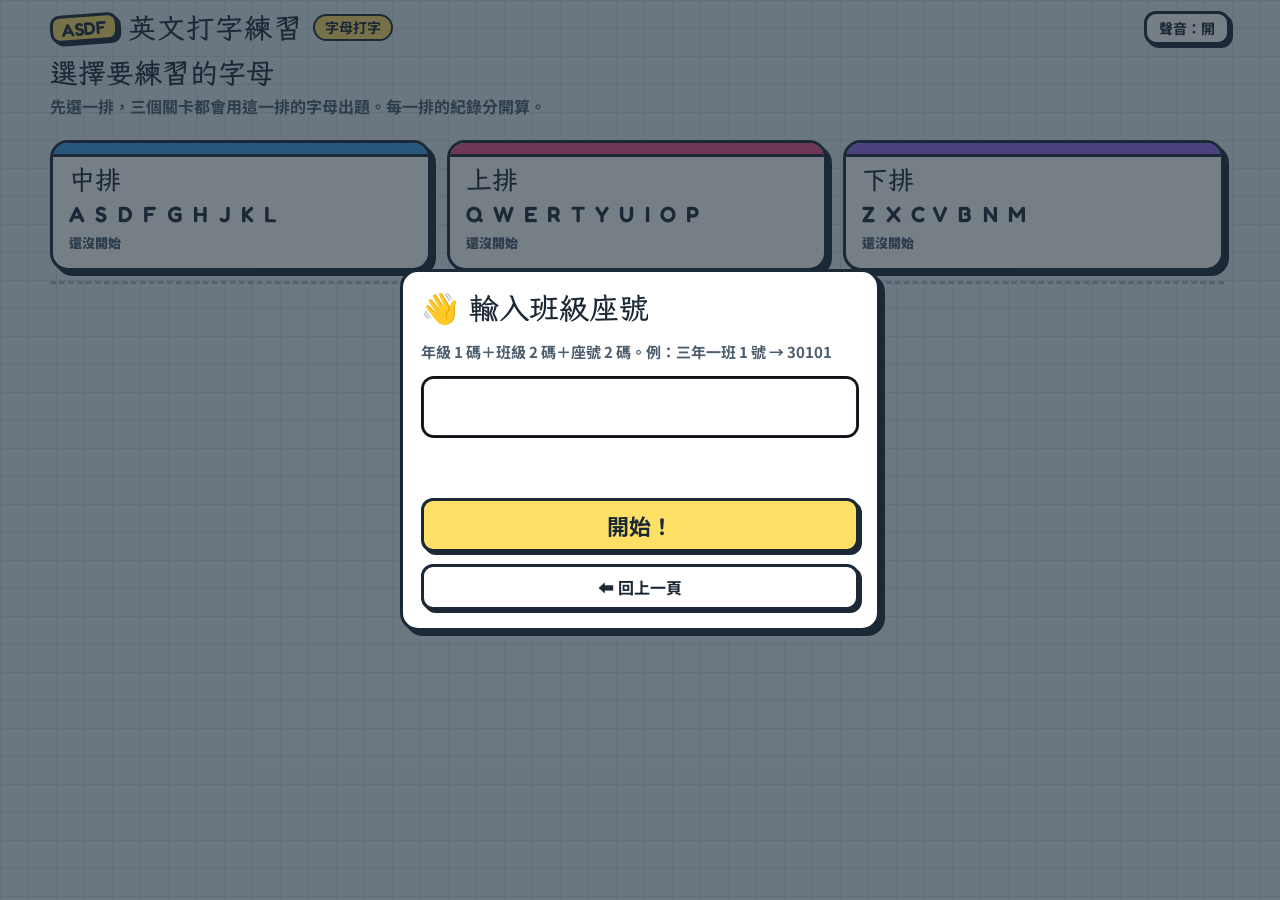
<file: typing-ninja.html>
<!doctype html>
<html lang="zh-Hant" data-kind="en">
<head>
<meta charset="utf-8">
<meta name="viewport" content="width=device-width, initial-scale=1">
<title>英文打字練習</title>
<link rel="preconnect" href="https://fonts.googleapis.com">
<link rel="preconnect" href="https://fonts.gstatic.com" crossorigin>
<link rel="stylesheet" href="https://fonts.googleapis.com/css2?family=Fredoka:wght@500;600&family=LXGW+WenKai+TC:wght@400;700&family=Noto+Sans+TC:wght@400;700;900&display=swap">
<style>
:root{
  --paper:#E3EDF2; --grid:#D0DEE6; --ink:#1B2836; --ink-soft:#4C5D6E; --card:#fff; --wash:#F3F7FA;
  --case:#26323F; --cap:#F5F7F9; --cap-edge:#AEBBC7; --cap-dim:#D9E1E8; --dim-txt:#8593A1;
  --good:#1FA963; --bad:#E5484D; --hl:#FFE066; --gold:#F2B400; --mid:#B07D00;
  --c-mid:#3A9FEF; --c-top:#EE4F8B; --c-bot:#9466EE; --c-cus:#1FA963; --c-ninja:#3B2F5C;
  --f-display:'LXGW WenKai TC','Noto Sans TC','Microsoft JhengHei',sans-serif;
  --f-body:'Noto Sans TC','PingFang TC','Microsoft JhengHei',sans-serif;
  --f-key:'Fredoka','Noto Sans TC',sans-serif;
  color-scheme:light;
}
*{box-sizing:border-box}
[hidden]{display:none!important}
html,body{height:100%}
html{background:var(--paper)}
body{margin:0;background:var(--paper);background-image:linear-gradient(var(--grid) 1px,transparent 1px),linear-gradient(90deg,var(--grid) 1px,transparent 1px);background-size:28px 28px;color:var(--ink);font:16px/1.6 var(--f-body);padding:10px max(16px,env(safe-area-inset-right,0px)) 10px max(16px,env(safe-area-inset-left,0px))}
.wrap{height:100%;display:flex;flex-direction:column;gap:10px;max-width:1180px;margin:0 auto}
h1,h2,h3{font-family:var(--f-display);font-weight:700;margin:0;line-height:1.25;text-wrap:balance}
p{margin:0}
button,input{font-family:inherit}
.top{flex:none;display:flex;flex-wrap:wrap;align-items:center;gap:8px 16px;justify-content:space-between}
.brand{display:flex;align-items:center;gap:10px;flex-wrap:wrap}
.brand h1{font-size:28px;letter-spacing:.04em;user-select:none}
.tagk{display:inline-block;background:var(--hl);border:3px solid var(--ink);border-radius:10px;padding:0 8px;box-shadow:3px 3px 0 var(--ink);font:600 18px var(--f-key);transform:rotate(-4deg)}
.badge{display:inline-block;font-size:13px;font-weight:700;border:2px solid var(--ink);border-radius:999px;padding:0 10px;background:var(--wash)}
.ver{background:var(--hl);font-size:14px}
.ver.demo{background:#FF6B4A;color:#fff}
.top:has(#hud:not([hidden])) .ver,.top:has(#hud:not([hidden])) .tagk{display:none}
.top:has(#hud:not([hidden])) .brand h1{font-size:22px}
.top:has(#hud:not([hidden])) .hud-item{padding:0 10px}
.who{font-weight:900;font-size:15px;background:#fff;border:2px solid var(--ink);border-radius:999px;padding:1px 12px;cursor:pointer}
.row{display:flex;gap:8px;flex-wrap:wrap;align-items:center}
a.btn{display:inline-flex;align-items:center;text-decoration:none}
.footnav{display:flex;gap:10px;flex-wrap:wrap;justify-content:center;padding-top:10px;border-top:3px dashed var(--cap-edge)}
.btn{font:700 16px var(--f-body);padding:8px 16px;border:3px solid var(--ink);border-radius:12px;background:var(--card);color:var(--ink);box-shadow:3px 3px 0 var(--ink);cursor:pointer}
.btn:hover{background:var(--wash)}
.btn:active{transform:translate(2px,2px);box-shadow:1px 1px 0 var(--ink)}
.btn.primary{background:var(--hl)}
.btn.sm{font-size:14px;padding:4px 12px}
.btn:focus-visible,.diff:focus-visible,.setcard:focus-visible{outline:3px solid var(--c-mid);outline-offset:3px}
.card{background:var(--card);border:3px solid var(--ink);border-radius:18px;box-shadow:5px 5px 0 var(--ink);padding:18px}
.hud{display:flex;gap:8px;flex-wrap:wrap}
.hud-item{background:var(--card);border:3px solid var(--ink);border-radius:12px;padding:1px 12px;display:flex;align-items:center;gap:8px;box-shadow:3px 3px 0 var(--ink)}
.hud-l{font-size:12px;color:var(--ink-soft)}
.hud-item b{font:600 20px var(--f-key);font-variant-numeric:tabular-nums}
.hud-item b.t{font:900 17px var(--f-body)}
.hearts{font-size:20px;letter-spacing:2px;color:var(--bad)}
.hearts .off{color:var(--cap-dim)}
main{flex:1;min-height:0;display:flex;flex-direction:column}
main>[data-screen]{flex:1;min-height:0;display:flex;flex-direction:column;gap:10px}
main>[data-screen=home],main>[data-screen=sets],main>[data-screen=result]{overflow:auto;padding:0 6px 6px 0}
.demo-bar{background:#FF6B4A;color:#fff;font-weight:900;border:3px solid var(--ink);border-radius:12px;padding:6px 14px}

/* 範圍選擇 */
.sets{display:grid;grid-template-columns:repeat(auto-fit,minmax(240px,1fr));gap:16px}
.setcard{display:grid;gap:6px;text-align:left;cursor:pointer;background:var(--card);border:3px solid var(--ink);border-radius:18px;box-shadow:5px 5px 0 var(--ink);padding:0 0 14px;overflow:hidden;font:inherit;color:inherit}
.setcard:hover{background:#FFFBE6}
.setcard .band{height:14px;border-bottom:3px solid var(--ink)}
.setcard h2{font-size:26px;padding:0 16px}
.setcard .keys{padding:0 16px;font:600 22px var(--f-key);letter-spacing:.12em}
.setcard .st{padding:0 16px;font-size:13px;font-weight:900;color:var(--ink-soft)}
.intro{display:grid;gap:4px}
.intro h2{font-size:28px}
.intro p{color:var(--ink-soft);font-weight:700}

/* 首頁卡片 */
.entries{display:grid;grid-template-columns:repeat(auto-fit,minmax(290px,1fr));gap:16px;align-items:start}
.entry{display:flex;flex-direction:column;background:var(--card);border:3px solid var(--ink);border-radius:18px;box-shadow:5px 5px 0 var(--ink);overflow:hidden}
.entry-band{height:58px;border-bottom:3px solid var(--ink);position:relative;display:flex;align-items:flex-end;padding:10px 14px}
.entry-band .num{font:600 15px var(--f-key);background:#fff;border:2px solid var(--ink);border-radius:8px;padding:0 9px}
.entry-band .deco{position:absolute;right:14px;top:12px;display:flex;gap:6px}
.entry-band .deco span{font:600 15px var(--f-key);background:#fff;border:2px solid var(--ink);border-radius:7px;padding:1px 8px;box-shadow:0 3px 0 var(--ink)}
.entry-body{padding:14px;display:flex;flex-direction:column;gap:10px}
.entry-body h2{font-size:25px}
.entry.locked .entry-band,.entry.locked .entry-body h2{opacity:.45}
.lockmsg{font-size:14px;font-weight:900;background:var(--wash);border:2px dashed var(--ink-soft);border-radius:10px;padding:4px 10px}
.diffs{display:grid;gap:8px}
.diff{display:flex;justify-content:space-between;align-items:center;gap:10px;font:900 18px var(--f-body);border:3px solid var(--ink);border-radius:12px;background:var(--wash);padding:6px 12px;cursor:pointer;box-shadow:3px 3px 0 var(--ink);color:var(--ink);width:100%;text-align:left}
.diff:hover:not(:disabled){background:var(--hl)}
.diff:disabled{cursor:not-allowed;opacity:.6}
.diff small{display:block;font-size:13px;font-weight:700;color:var(--ink-soft);line-height:1.3}
.lv-r{display:grid;justify-items:end;line-height:1.25;flex:none}
.stars{color:var(--gold);letter-spacing:1px;font-size:16px;white-space:nowrap}
.stars .off{color:var(--cap-dim)}
.lv-best{font-size:12px;font-weight:700;color:var(--ink-soft);white-space:nowrap}
.dots{font-size:15px;letter-spacing:3px;color:var(--good)}
.dots .off{color:var(--cap-dim)}
.titlebar{display:flex;align-items:center;gap:6px 10px;flex-wrap:wrap;border:2px dashed var(--gold);border-radius:12px;padding:6px 12px;background:#FFF9DB;font-size:14px;font-weight:900}
.titlebar b{color:var(--mid);font-size:17px}
.ladder{display:flex;gap:4px;flex-wrap:wrap}
.ladder span{border:2px solid var(--ink);border-radius:999px;padding:0 8px;font-size:12px;background:#fff;opacity:.4}
.ladder span.on{opacity:1;background:var(--hl)}
.tnote{font-size:13px;color:var(--ink-soft);font-weight:700}
.tpanel{display:grid;gap:10px}
.check{display:grid;gap:12px;width:min(760px,100%);margin:0 auto;justify-items:center;text-align:center}
.check h2{font-size:30px}
.chk-steps{margin:0;padding-left:1.4em;text-align:left;font-size:18px;font-weight:700;line-height:1.8}
.chk-list{display:flex;gap:14px;flex-wrap:wrap;justify-content:center}
.chk-item{display:grid;justify-items:center;gap:2px;border:3px solid var(--ink);border-radius:14px;padding:6px 18px;background:var(--wash);min-width:170px}
.chk-item b{font:700 52px/1.1 'Microsoft JhengHei','Noto Sans TC',sans-serif}
.chk-item span{font-weight:900;font-size:15px}
.chk-item.now{background:#FFF9DB;border-color:var(--gold);box-shadow:0 4px 0 var(--gold)}
.chk-item.ok{background:#DDF5E7;border-color:var(--good)}
.chk-item.ok span::after{content:" ✓";color:var(--good)}
#chkIn{width:min(360px,100%)}
.check .thint{font-size:16px}
.tpanel label{font-weight:700;font-size:14px}
.tpanel input{font:700 15px var(--f-body);border:2px solid var(--ink);border-radius:8px;padding:2px 6px}

/* 道場（第一關、第二關） */
.stage{position:relative;flex:1;min-height:0;border:3px solid var(--ink);border-radius:18px;box-shadow:5px 5px 0 var(--ink);overflow:hidden}
.dojo{position:absolute;inset:0;background:linear-gradient(#F6E7C8 0 62%,#C99A62 62% 100%);display:grid;place-items:center}
.dojo::before{content:"";position:absolute;left:0;right:0;top:62%;height:10px;background:#8A5A2B}
.dojo::after{content:"";position:absolute;inset:0 0 38%;background:repeating-linear-gradient(90deg,transparent 0 118px,rgba(138,90,43,.45) 118px 124px)}
.scroll{position:relative;z-index:2;background:#FFFDF4;border:4px solid var(--ink);border-radius:14px;box-shadow:0 8px 0 rgba(0,0,0,.2);padding:10px 40px 14px;text-align:center;min-width:min(520px,80%)}
.scroll .lbl{font-size:14px;font-weight:900;color:var(--ink-soft)}
.target{font:600 clamp(56px,13vh,120px)/1.1 var(--f-key);letter-spacing:.12em;text-transform:uppercase}
.target span{display:inline-block;border-radius:10px;padding:0 4px;transition:color .1s}
.target .ok{color:var(--good)}
.target .next{background:var(--hl);box-shadow:0 5px 0 var(--gold)}
.target .bad{background:#FFD6D8;color:var(--bad)}
.timer{position:relative;height:14px;flex:none;border:3px solid var(--ink);border-radius:999px;overflow:hidden;background:var(--wash)}
.timer div{height:100%;width:100%;background:var(--good);transform-origin:left}
.timer div.warn{background:#FFC233}
.timer div.slow{background:#F28C38}
.how{font:900 18px var(--f-body);color:var(--ink-soft);min-height:0}
.how:empty,.clock:empty{display:none}
.clock{position:absolute;left:12px;top:10px;z-index:5;margin:0;font:700 14px/1.2 var(--f-body);font-variant-numeric:tabular-nums;color:var(--ink-soft);background:rgba(255,255,255,.7);border-radius:8px;padding:1px 8px}
.dojo{transition:background .5s}
.dojo[data-tier="2"]{background:linear-gradient(#CFE3FF 0 62%,#5B7FC7 62% 100%)}
.dojo[data-tier="2"] .scroll{background:#EEF5FF;border-color:#1D4ED8;box-shadow:0 8px 0 #1D4ED8}
.dojo[data-tier="3"]{background:linear-gradient(#FFD3EC 0 62%,#B0306F 62% 100%)}
.dojo[data-tier="3"] .scroll{background:#FFF0F8;border-color:#BE185D;box-shadow:0 8px 0 var(--gold)}
.tierbar{display:flex;justify-content:center;align-items:center;gap:6px 10px;flex-wrap:wrap;font-weight:900;font-size:15px}
.ts{font-size:22px;letter-spacing:2px;white-space:nowrap}
.ts .off{opacity:.22}
.ts.t1{color:#6B7B8C}.ts.t2{color:#1D4ED8}.ts.t3{color:#DB2777}
.hud-item .ts{font-size:17px}
.r-tier{display:flex;align-items:center;gap:8px;font-weight:900;border:3px solid var(--ink);border-radius:14px;padding:2px 14px;background:#FFF0F8}
.timer-zones{display:flex;justify-content:space-between;gap:10px;font-size:12px;color:var(--ink-soft);font-weight:700;padding:0 4px;margin-top:-6px;flex-wrap:wrap}
.fixfx{position:absolute;inset:0;pointer-events:none;z-index:7;display:grid;place-items:center}
.fixfx span{font:700 44px var(--f-display);color:var(--good);background:#fff;border:4px solid var(--good);border-radius:20px;padding:0 22px;animation:fix .8s ease-out forwards;text-align:center}
.fixfx.mid span{color:var(--mid);border-color:var(--gold)}
.fixfx.no span{color:var(--bad);border-color:var(--bad);font-size:32px}
@keyframes fix{0%{transform:scale(.4);opacity:0}25%{transform:scale(1.1);opacity:1}100%{transform:scale(1) translateY(-20px);opacity:0}}
.go-cover{position:absolute;inset:0;background:rgba(27,40,54,.86);z-index:9;display:grid;place-items:center;align-content:center;gap:12px;color:#fff;text-align:center;padding:16px}
.go-cover h2{font-size:34px}
.go-cover p{font-size:18px;font-weight:700}
/* 道具的步驟圖（老師 2026-11-12） */
.guide{display:flex;align-items:center;gap:20px;background:#fff;color:var(--ink);border:3px solid var(--ink);border-radius:16px;padding:14px 22px;max-width:640px;text-align:left}
.g-ic{flex:none;width:clamp(70px,14vh,110px)}.g-ic svg{width:100%;display:block}
.g-txt h3{font-size:22px;margin:0 0 6px}.g-txt p{font-size:18px;line-height:1.6;margin:0}
.g-flow{display:flex;align-items:center;gap:8px;flex-wrap:wrap}.g-flow span{background:var(--wash);border:2px solid var(--ink);border-radius:10px;padding:4px 8px;font-size:16px;line-height:1.4}
.g-flow b{font-size:22px}
.guide kbd{display:inline-block;border:2px solid var(--ink);border-bottom-width:4px;border-radius:6px;padding:0 10px;background:#fff;font:inherit}
/* 步驟圖的動畫示範（老師 2026-11-17：只看文字看不懂，改成會動的小畫面，重複播放） */
.guide{--T:7s;flex-wrap:wrap;justify-content:center;max-width:min(780px,100%);gap:16px}
.guide .g-txt{flex:1 1 260px}
.gdemo{position:relative;flex:none;width:270px;max-width:100%;height:170px;border:3px solid var(--ink);border-radius:12px;overflow:hidden}
.gdemo.m{background:linear-gradient(#1E3A5F,#47658F)}
.gdemo.n{background:linear-gradient(#FBEBCB 0 72%,#C99A62 72%)}
.gdemo>*,.gdemo .d-num>span,.gdemo .d-word span,.gdemo kbd,.gdemo .d-shake>div{animation-duration:var(--T);animation-iteration-count:infinite;animation-timing-function:linear}
.gdemo svg{width:100%;display:block}
.d-item{position:absolute;top:22%;left:110%;width:56px;display:grid;justify-items:center;transform:translateX(-50%);z-index:3}
.d-item.fly{animation-name:dFly}.d-item.poof{animation-name:dPoof}
@keyframes dFly{0%{left:110%;top:22%;opacity:1;transform:translateX(-50%) scale(1)}12%,22%{left:62%;top:22%;opacity:1;transform:translateX(-50%) scale(1)}30%,100%{left:10%;top:0%;opacity:0;transform:translateX(-50%) scale(.35)}}
@keyframes dPoof{0%{left:110%;opacity:1;transform:translateX(-50%) scale(1)}12%,22%{left:62%;opacity:1;transform:translateX(-50%) scale(1)}27%,100%{left:62%;opacity:0;transform:translateX(-50%) scale(1.7)}}
.d-word{font:600 18px/1.1 var(--f-key);background:#fff;border:2px solid #7C3AED;border-radius:8px;padding:0 6px;margin-bottom:3px;white-space:nowrap;text-transform:uppercase;color:var(--ink)}
.gdemo.heal .d-word{border-color:#E11D48}
.gdemo.w.heal .d-word{border-color:#D97706}.gdemo.w.heal .d-num{color:var(--ink);letter-spacing:0}
.d-word .l1{animation-name:dL1}.d-word .l2{animation-name:dL2}
@keyframes dL1{0%,13.9%{color:var(--ink)}14%,100%{color:var(--good)}}
@keyframes dL2{0%,19.9%{color:var(--ink)}20%,100%{color:var(--good)}}
.d-keys{position:absolute;left:0;right:0;bottom:6px;display:flex;justify-content:center;gap:6px;z-index:5}
.d-keys kbd{font:600 15px/1 var(--f-key);text-transform:uppercase;background:#fff;color:var(--ink);border:2px solid var(--ink);border-bottom-width:5px;border-radius:7px;padding:4px 9px;min-width:30px;text-align:center}
.d-keys .ks{font:900 13px/1 var(--f-body);padding:5px 26px;text-transform:none}
.d-keys .k1{animation-name:dK1}.d-keys .k2{animation-name:dK2}.d-keys .ks{animation-name:dKs}
@keyframes dK1{0%,12%,16%,100%{transform:none;border-bottom-width:5px;background:#fff}13%,15%{transform:translateY(3px);border-bottom-width:2px;background:#FDE047}}
@keyframes dK2{0%,18%,22%,100%{transform:none;border-bottom-width:5px;background:#fff}19%,21%{transform:translateY(3px);border-bottom-width:2px;background:#FDE047}}
@keyframes dKs{0%,40%{background:#fff;box-shadow:none}44%,48%{background:#FEF9C3;box-shadow:0 0 0 5px #FDE047}46%,50%{box-shadow:0 0 0 1px #FDE047}52%,55%{transform:translateY(3px);border-bottom-width:2px;background:#FDE047;box-shadow:0 0 0 5px #FDE047}57%,100%{transform:none;border-bottom-width:5px;background:#fff;box-shadow:none}}
.d-top{position:absolute;left:6px;top:6px;z-index:4;display:flex;align-items:center;gap:3px;background:#fff;border:2px solid var(--ink);border-radius:9px;padding:1px 8px 1px 4px;font:600 17px/1.2 var(--f-key);color:var(--ink);animation-name:dTopPop}
.gdemo.freeze .d-top{animation-name:dTopPop2}
.d-top .d-sic{width:24px}
.d-num{display:grid}.d-num>span{grid-area:1/1}
.gdemo.heal .d-num{color:var(--bad);letter-spacing:2px}.d-num i{font-style:normal;color:var(--cap-dim)}
.d-num .h0{animation-name:dA}.d-num .h1{animation-name:dB}
.gdemo.freeze .d-num .h0{animation-name:dC}.gdemo.freeze .d-num .h1{animation-name:dD}
@keyframes dA{0%,24.9%{opacity:1}25%,100%{opacity:0}}
@keyframes dB{0%,24.9%{opacity:0}25%,100%{opacity:1}}
@keyframes dC{0%,24.9%{opacity:1}25%,53.9%{opacity:0}54%,100%{opacity:1}}
@keyframes dD{0%,24.9%{opacity:0}25%,53.9%{opacity:1}54%,100%{opacity:0}}
@keyframes dTopPop{0%,24%,30%,100%{transform:none}27%{transform:scale(1.3)}}
@keyframes dTopPop2{0%,24%,30%,53%,59%,100%{transform:none}27%,56%{transform:scale(1.3)}}
.gdemo.freeze .d-foe{position:absolute;width:54px;z-index:2;transform:translateX(-50%)}
.gdemo.m.freeze .d-foe{left:46%;animation-name:dFoeM}
.gdemo.n.freeze .d-foe{top:32%;animation-name:dFoeN}
.gdemo.w{background:linear-gradient(#BFE6FF 0 34%,#7CC86A 34%)}
.gdemo.w .d-hole{position:absolute;left:56%;top:62%;width:70px;height:20px;transform:translateX(-50%);border-radius:50%;background:#3F2A1C;z-index:1}
.gdemo.w.freeze .d-foe{left:56%;top:24%;width:58px;transform-origin:50% 100%;animation-name:dFoeW}
@keyframes dFoeW{0%,28%{opacity:0;transform:translateX(-50%) translateY(40%) scaleY(.3);filter:none}32%,52%{opacity:1;transform:translateX(-50%);filter:none}54%,86%{opacity:1;transform:translateX(-50%);filter:saturate(.3) brightness(1.15) drop-shadow(0 0 6px #7DD3FC)}92%,100%{opacity:0;transform:translateX(-50%) translateY(40%) scaleY(.3);filter:none}}
/* 放大丸的示範（老師 2026-11-18 改）：左上角放大丸 ×1 → 按 Enter → 超級木槌敲下（閃光、震動）→ 地鼠全部頭暈縮回去 */
.gdemo.pill .d-hole{left:var(--x)}
.gdemo.pill .d-shake>.d-foe{width:50px;top:26%;animation-name:dDizzy;transform-origin:50% 100%}
@keyframes dDizzy{0%,48%{opacity:1;transform:translateX(-50%)}51%,58%{opacity:1;transform:translateX(-50%) rotate(-12deg)}54%{transform:translateX(-50%) rotate(12deg)}66%,92%{opacity:0;transform:translateX(-50%) translateY(40%) scaleY(.3)}100%{opacity:1;transform:translateX(-50%)}}
.d-ham{position:absolute;left:32%;top:-4%;width:96px;z-index:5;transform-origin:50% 100%;opacity:0;animation-name:dHam}
@keyframes dHam{0%,43%{opacity:0;transform:rotate(55deg) scale(.7)}45%{opacity:1;transform:rotate(55deg) scale(1.1)}48%,55%{opacity:1;transform:rotate(-35deg) scale(1.1)}60%,100%{opacity:0;transform:rotate(-35deg) scale(1.1)}}
/* 放大丸改成先存起來、按 Enter 發動（老師 2026-11-18）：打字母 → 飛到左上角 ×1 → 按 Enter → 超級木槌（約 45%） */
.gdemo.pill .d-top{animation-name:dTopPop3}.gdemo.pill .d-num .h0{animation-name:dE0}.gdemo.pill .d-num .h1{animation-name:dE1}
.enemy.pick .pic{width:clamp(70px,13vh,108px);margin:0 auto}
.enemy.pick .pic b{font-size:clamp(28px,6vh,48px);-webkit-text-stroke:2px #1B2836}
.gdemo.pill .d-flash{animation-name:dFlash2}.gdemo.pill .d-shake{animation-name:dShake2}.gdemo.pill .d-keys .ks{animation-name:dKp}
.d-sic img,.s-ic img,.heart-fly img,.pic img{width:100%;display:block}
.pic{position:relative;display:block}.pic b{position:absolute;left:50%;top:52%;transform:translate(-50%,-50%);font:900 15px/1 var(--f-display);color:#D9FF3B;-webkit-text-stroke:1px #1B2836}
.d-sic .pic b{font-size:12px}
@keyframes dTopPop3{0%,43%,49%,100%{transform:none}46%{transform:scale(1.3)}}
@keyframes dE0{0%,43.9%{opacity:1}44%,100%{opacity:0}}
@keyframes dE1{0%,43.9%{opacity:0}44%,100%{opacity:1}}
@keyframes dFlash2{0%,46%{opacity:0}47%{opacity:.95}54%,100%{opacity:0}}
@keyframes dShake2{0%,46%,56%,100%{transform:none}48%{transform:translate(-7px,5px)}50%{transform:translate(6px,-5px)}52%{transform:translate(-4px,3px)}54%{transform:translate(2px,-2px)}}
@keyframes dKp{0%,33%{background:#fff;box-shadow:none}36%,38%{background:#FEF9C3;box-shadow:0 0 0 5px #FDE047}40%,43%{transform:translateY(3px);border-bottom-width:2px;background:#FDE047;box-shadow:0 0 0 5px #FDE047}45%,100%{transform:none;border-bottom-width:5px;background:#fff;box-shadow:none}}
.gdemo.w .d-tint{background:radial-gradient(circle,rgba(186,230,253,.85),rgba(125,211,252,.35))}
@keyframes dFoeM{0%,28%{top:-45%;opacity:1;filter:none}52%{top:18%;opacity:1;filter:none}54%,86%{top:18%;opacity:1;filter:saturate(.3) brightness(1.15) drop-shadow(0 0 6px #7DD3FC)}94%,100%{top:18%;opacity:0;filter:none}}
@keyframes dFoeN{0%,28%{left:115%;opacity:1;filter:none}52%{left:56%;opacity:1;filter:none}54%,86%{left:56%;opacity:1;filter:grayscale(.9) drop-shadow(0 0 6px #CBD5E1)}94%,100%{left:56%;opacity:0;filter:none}}
.d-tint{position:absolute;inset:0;z-index:3;pointer-events:none;opacity:0;animation-name:dTint}
.gdemo.m .d-tint{background:radial-gradient(circle,rgba(186,230,253,.85),rgba(125,211,252,.35))}
.gdemo.n .d-tint{background:rgba(226,232,240,.75)}
@keyframes dTint{0%,53%{opacity:0}55%{opacity:1}60%,84%{opacity:.35}88%,100%{opacity:0}}
.d-say{position:absolute;right:8px;top:8px;z-index:4;background:#E0F2FE;color:#0369A1;border:2px solid #0369A1;border-radius:9px;padding:0 8px;font-weight:900;font-size:15px;opacity:0;animation-name:dSay}
@keyframes dSay{0%,54%{opacity:0;transform:scale(.5)}57%{opacity:1;transform:scale(1.15)}60%,84%{opacity:1;transform:none}88%,100%{opacity:0;transform:none}}
.d-shake{position:absolute;inset:0;animation-name:dShake}
@keyframes dShake{0%,22%,32%,100%{transform:none}24%{transform:translate(-7px,5px)}26%{transform:translate(6px,-5px)}28%{transform:translate(-4px,3px)}30%{transform:translate(2px,-2px)}}
.d-shake>.d-foe{position:absolute;width:46px;animation-name:dGone}
@keyframes dGone{0%,23%{opacity:1;transform:translateX(-50%)}34%{opacity:0;transform:translate(calc(-50% + 90px),-110px) rotate(400deg) scale(.4)}90%{opacity:0;transform:translateX(-50%)}100%{opacity:1;transform:translateX(-50%)}}
.d-flash{position:absolute;inset:0;z-index:6;background:#fff;opacity:0;pointer-events:none;animation-name:dFlash}
@keyframes dFlash{0%,22%{opacity:0}23%{opacity:.95}30%,100%{opacity:0}}
.g-flow.live{gap:4px;margin-top:4px}.g-flow.live span{font-size:15px;padding:3px 7px;animation:var(--T) linear infinite}.g-flow.live b{font-size:18px}
.g-flow.live span:nth-of-type(1){animation-name:gS1}.g-flow.live span:nth-of-type(2){animation-name:gS2}.g-flow.live span:nth-of-type(3){animation-name:gS3}
@keyframes gS1{0%,26%{background:#FDE047}30%,100%{background:var(--wash)}}
@keyframes gS2{0%,36%{background:var(--wash)}40%,56%{background:#FDE047}60%,100%{background:var(--wash)}}
@keyframes gS3{0%,56%{background:var(--wash)}60%,86%{background:#FDE047}90%,100%{background:var(--wash)}}
/* 道具存量（老師 2026-11-17）：遊戲畫面左上角，顯示存了幾個、按空白鍵使用 */
.stock{position:absolute;left:12px;top:12px;z-index:8;display:flex;align-items:center;gap:6px;background:#fff;border:3px solid var(--ink);border-radius:14px;padding:3px 12px 3px 6px;box-shadow:3px 3px 0 var(--ink);font-weight:900;font-size:16px;color:var(--ink)}
.stock .s-ic{width:34px;flex:none}.stock .s-ic svg{width:100%;display:block}
.stock b{font:600 24px var(--f-key);font-variant-numeric:tabular-nums}
.stock kbd{border:2px solid var(--ink);border-bottom-width:4px;border-radius:6px;padding:0 6px;background:var(--wash);font:inherit;font-size:14px}
.stock>span{display:flex;align-items:center;gap:6px}
.stock .s-b{border-left:2px dashed var(--cap-dim);padding-left:8px}
.stock .zero{opacity:.55}
.stock.on{background:#E0F2FE;border-color:#0369A1}
/* 過關獎勵的字卡（老師 2026-11-18）：停在畫面上等學生打字選 */
.enemy.heart.item.pick{transform:translateX(-50%) scale(1.1)}
.enemy.heart.item.pick .pname{display:grid;justify-items:center;margin-top:4px;background:#fff;border:2px solid var(--ink);border-radius:9px;padding:1px 8px;font-size:15px;line-height:1.3;white-space:nowrap;color:var(--ink)}
.enemy.heart.item.pick .pname small{font-size:12px;color:#475569}
.enemy.heart.item.pick.bomb .word{border-color:#D97706}
/* 步驟圖：過關選道具、按 Enter 用大絕招 */
.gdemo.pick .d-item{top:20%;width:60px}
.gdemo.pick .d-item.a{left:32%;animation-name:dPickA}.gdemo.pick .d-item.b{left:72%;animation-name:dPickB}
.gdemo.pick .d-item.b .d-word{border-color:#D97706}
@keyframes dPickA{0%{opacity:0;left:32%;top:20%;transform:translateX(-50%) scale(1)}4%,22%{opacity:1;left:32%;top:20%;transform:translateX(-50%) scale(1)}32%,100%{opacity:0;left:8%;top:0%;transform:translateX(-50%) scale(.35)}}
@keyframes dPickB{0%{opacity:0}4%,21%{opacity:1}28%,100%{opacity:0}}
.gdemo.bomb .d-keys .ks{animation-name:dKe}
@keyframes dKe{0%,12%{background:#fff;box-shadow:none}15%,17%{background:#FEF9C3;box-shadow:0 0 0 5px #FDE047}19%,22%{transform:translateY(3px);border-bottom-width:2px;background:#FDE047;box-shadow:0 0 0 5px #FDE047}24%,100%{transform:none;border-bottom-width:5px;background:#fff;box-shadow:none}}
.g-dots{display:flex;gap:8px;justify-content:center}.g-dots i{width:12px;height:12px;border-radius:50%;background:rgba(255,255,255,.35)}.g-dots i.on{background:#FDE047}
.count{font:600 72px/1 var(--f-key)}
.remind{position:absolute;left:50%;top:14px;transform:translateX(-50%);z-index:8;background:#FFC233;border:3px solid var(--ink);border-radius:12px;padding:2px 14px;font-weight:900;white-space:nowrap}

/* 忍者場景 */
.scene{position:absolute;inset:0;transition:background .8s}
.scene .far{position:absolute;left:0;right:0;bottom:24%;height:46%;transition:background .8s;clip-path:polygon(0 100%,0 55%,10% 30%,22% 60%,34% 18%,48% 58%,60% 26%,74% 62%,86% 34%,100% 52%,100% 100%)}
.scene .near{position:absolute;left:0;right:0;bottom:24%;height:22%;transition:background .8s}
.scene .ground{position:absolute;left:0;right:0;bottom:0;height:24%;border-top:4px solid var(--ink);transition:background .8s}
.scene .ground::after{content:"";position:absolute;inset:0;background:repeating-linear-gradient(90deg,transparent 0 60px,rgba(0,0,0,.08) 60px 64px);animation:run 1.2s linear infinite}
@keyframes run{to{background-position:-64px 0}}
.scene .moon{position:absolute;right:12%;top:10%;width:70px;height:70px;border-radius:50%;background:#FFF6CC;box-shadow:0 0 30px #FFF6CC;opacity:0;transition:opacity .8s}
.scene[data-th="3"] .moon,.scene[data-th="4"] .moon{opacity:1}
.scene[data-th="5"]{animation:storm 4s infinite}
@keyframes storm{0%,92%,100%{filter:none}94%{filter:brightness(2.2)}96%{filter:none}97%{filter:brightness(1.8)}}
.scene .rain{position:absolute;inset:0;opacity:0;background:repeating-linear-gradient(105deg,transparent 0 14px,rgba(255,255,255,.25) 14px 16px);animation:rain .5s linear infinite;pointer-events:none}
.scene[data-th="5"] .rain{opacity:1}
@keyframes rain{to{background-position:30px 60px}}
.player{position:absolute;left:6%;bottom:22%;width:clamp(80px,16vh,130px);z-index:3;transition:transform .12s}
.player.dash{transform:translateX(30px) scale(1.05)}
.player.hurt{animation:hurt .5s}
@keyframes hurt{25%,75%{transform:translateX(-10px);filter:brightness(1.8) saturate(0)}50%{transform:translateX(8px)}}
.enemy{position:absolute;bottom:22%;width:clamp(76px,15vh,124px);transform:translateX(-50%);z-index:4;display:grid;justify-items:center}
.enemy svg{width:100%;display:block;animation:bob .5s ease-in-out infinite alternate}
@keyframes bob{to{transform:translateY(-6px)}}
.enemy.poof svg{animation:poof .35s forwards}
@keyframes poof{to{transform:scale(1.6) rotate(25deg);opacity:0}}
.word{font:600 clamp(26px,5.6vh,46px)/1.1 var(--f-key);background:#fff;border:3px solid var(--ink);border-radius:12px;padding:2px 12px;margin-bottom:6px;box-shadow:0 4px 0 rgba(0,0,0,.25);white-space:nowrap;letter-spacing:.06em;text-transform:uppercase}
.word span.ok{color:var(--good)}
.word span.cur{text-decoration:underline;text-decoration-thickness:4px;text-underline-offset:6px;text-decoration-color:var(--gold)}
.word.err{animation:err .3s;border-color:var(--bad)}
@keyframes err{25%,75%{transform:translateX(-6px)}50%{transform:translateX(6px)}}
.star{position:absolute;z-index:5;font-size:28px;pointer-events:none;transition:left .18s linear,bottom .18s linear;color:#2D3748;text-shadow:0 0 2px #fff}
.pts{position:absolute;z-index:6;font:600 26px var(--f-key);color:var(--mid);background:#fff;border:2px solid var(--ink);border-radius:10px;padding:0 8px;animation:pts .9s forwards;pointer-events:none}
@keyframes pts{to{transform:translateY(-50px);opacity:0}}
.stagebig{position:absolute;left:50%;top:34%;transform:translate(-50%,-50%);z-index:8;font:700 clamp(28px,6vh,46px) var(--f-display);color:#fff;background:var(--ink);border:4px solid var(--hl);border-radius:20px;padding:4px 26px;white-space:nowrap;opacity:0;pointer-events:none}
.stagebig.go{animation:stagein 1.6s ease-out forwards}
@keyframes stagein{0%{opacity:0;transform:translate(-50%,-50%) scale(.5)}20%{opacity:1;transform:translate(-50%,-50%) scale(1.08)}80%{opacity:1}100%{opacity:0;transform:translate(-50%,-80%)}}
.flash{position:absolute;inset:0;z-index:6;pointer-events:none;animation:fl .45s}
@keyframes fl{from{background:rgba(229,72,77,.5)}to{background:transparent}}
/* 英文第三關・字母流星雨（2026-11-03）：流星從天上掉下來，在掉到地上以前打出字母 */
html.meteor .scene .ground::after{animation:none;background:repeating-linear-gradient(90deg,transparent 0 46px,rgba(0,0,0,.1) 46px 50px)}
html.meteor .scene::before{content:"";position:absolute;left:0;right:0;top:0;height:62%;pointer-events:none;transition:opacity .8s;opacity:.9;
  background-image:radial-gradient(2px 2px at 8% 18%,#fff 50%,transparent 51%),radial-gradient(2px 2px at 23% 40%,#fff 50%,transparent 51%),radial-gradient(3px 3px at 37% 12%,#FFF6CC 50%,transparent 51%),radial-gradient(2px 2px at 52% 33%,#fff 50%,transparent 51%),radial-gradient(2px 2px at 66% 9%,#fff 50%,transparent 51%),radial-gradient(3px 3px at 79% 28%,#FFF6CC 50%,transparent 51%),radial-gradient(2px 2px at 91% 15%,#fff 50%,transparent 51%),radial-gradient(2px 2px at 45% 52%,#fff 50%,transparent 51%),radial-gradient(2px 2px at 15% 58%,#fff 50%,transparent 51%),radial-gradient(2px 2px at 86% 50%,#fff 50%,transparent 51%);animation:twinkle 2.4s ease-in-out infinite alternate}
html.meteor .scene[data-th="1"]::before{opacity:.35}
@keyframes twinkle{to{filter:brightness(.6)}}
html.meteor .scene[data-th="5"]{animation:none}
html.meteor .scene .rain{display:none}
html.meteor .scene .near{height:7%}
html.meteor .scene .far{clip-path:polygon(0 100%,0 70%,6% 70%,6% 52%,12% 52%,12% 64%,20% 64%,20% 40%,27% 40%,27% 60%,36% 60%,36% 48%,44% 48%,44% 66%,55% 66%,55% 36%,61% 36%,61% 58%,70% 58%,70% 46%,78% 46%,78% 62%,88% 62%,88% 42%,94% 42%,94% 66%,100% 66%,100% 100%)}
html.meteor .enemy{transform:translateX(-50%);width:clamp(54px,10vh,84px)}   /* 流星小一點，掉落的距離比較長（老師 2026-11-09） */
html.meteor .enemy svg{animation:fall .6s ease-in-out infinite alternate}
@keyframes fall{from{transform:rotate(-6deg)}to{transform:rotate(6deg)}}
html.meteor .enemy.poof svg{animation:poof .35s forwards}
/* 隱藏關：3～4 個字母的流星是兩顆黏在一起（老師 2026-11-10），打碎算 2 顆、分數雙倍 */
html.meteor .enemy.twin{width:clamp(92px,17vh,144px)}
.enemy .twin{display:flex;width:100%;align-items:flex-start}
.enemy .twin svg{width:56%;flex:none}
.enemy .twin svg+svg{margin-left:-12%;margin-top:10%}
/* 忍者隱藏關（老師 2026-11-12）：小型敵人、騎馬的兩個敵人 */
.enemy.mini{width:clamp(56px,11vh,92px)}
.enemy.horse{width:clamp(130px,26vh,210px)}
.enemy.horse svg{animation:gallop .28s ease-in-out infinite alternate}
@keyframes gallop{from{transform:translateY(0) rotate(0)}to{transform:translateY(-5px) rotate(-2deg)}}
html.meteor .player.dash{transform:translateY(-8px) scale(1.05)}
/* 英文・字母打地鼠（老師 2026-11-10）：地鼠從草地上的洞裡探出頭，頭上有字母，縮回洞裡以前打出來 */
#holeLayer{position:absolute;inset:0;z-index:2;pointer-events:none}
.hole{position:absolute;transform:translateX(-50%);width:clamp(86px,16vh,132px);aspect-ratio:2.4/1;border-radius:50%;background:radial-gradient(ellipse at 50% 35%,#1F140C 55%,#3D2817 72%,#6B4A2B 100%);border:3px solid var(--ink)}
html.mole .scene .ground{height:50%}
html.mole .scene .far,html.mole .scene .near{bottom:50%}
html.mole .scene .near{height:10%}
html.mole .scene .ground::after{animation:none;background:radial-gradient(circle at 20% 30%,rgba(255,255,255,.12) 0 3px,transparent 4px) 0 0/46px 38px}
html.mole .scene .rain{display:none}
html.mole .player{display:none}   /* 打地鼠不用魔法師（老師 2026-11-10），由木槌當主角 */
html.mole .enemy{transform:translateX(-50%);width:clamp(66px,12.5vh,104px)}
html.mole .enemy svg{animation:rise .28s ease-out;transform-origin:50% 100%}
@keyframes rise{from{transform:translateY(45%) scaleY(.35);opacity:.3}}
html.mole .enemy.poof svg{animation:bonk .35s forwards}
@keyframes bonk{to{transform:scaleY(.2) scaleX(1.3);opacity:0}}
/* 木槌（老師 2026-11-10 提供的圖）：跟著學生正在打的地鼠移動，打對了往下敲；pivot＝握把底端 */
/* 圖片本身已加白框（看得清楚）；再加一層影子。transform 由 hammerHit 用動畫控制 */
#hammer{position:absolute;z-index:7;pointer-events:none;transform-origin:50% 93%;transform:rotate(15deg);transition:left .1s ease-out,top .1s ease-out,height .25s,width .25s;display:none;filter:drop-shadow(0 6px 5px rgba(0,0,0,.45))}
html.mole #hammer{display:block}
/* 道具字卡、⏰ 加秒要在木槌上面，字母才不會被木槌擋住（老師 2026-11-24 回報：放大丸字卡的字母被木槌蓋住） */
html.mole .enemy.heart{z-index:9}
#hammer.swing{transform:rotate(-70deg)}   /* 不支援動畫 API 時的備用 */
/* 地鼠沒被敲到、自己縮回洞裡：往下沉（被敲到才是壓扁） */
html.mole .enemy.hide svg{animation:hide .3s ease-in forwards}
html.mole .enemy.ebb:not(.dizzy):not(.poof):not(.hide) svg{transform:translateY(16%);transition:transform .9s ease-in}
@keyframes hide{to{transform:translateY(60%) scaleY(.4);opacity:0}}
html.mole .enemy.hide .word{visibility:hidden}
html.mole .enemy.poof .word{transition:opacity .2s .1s;opacity:0}
/* 敲到的瞬間：洞口冒出衝擊的星星 */
.whack{position:absolute;z-index:8;pointer-events:none;transform:translate(-50%,-50%);font:900 clamp(28px,6vh,48px)/1 var(--f-display);color:#FDE047;-webkit-text-stroke:2px #1B2836;animation:whack .35s ease-out forwards}
@keyframes whack{from{transform:translate(-50%,-50%) scale(.4);opacity:1}to{transform:translate(-50%,-50%) scale(1.5);opacity:0}}
/* 「先打」提示（老師 2026-11-18）：場上 2 個以上敵人時，最快碰到的那一個字框發金光；只提示打哪一個，不提示鍵盤位置 */
.enemy.first{z-index:5}
.enemy.first .word{position:relative;border-color:#B45309;box-shadow:0 0 0 4px #FDE047,0 0 18px 6px rgba(253,224,71,.8)}
.enemy.first .word::before{content:'先打';position:absolute;left:50%;bottom:100%;transform:translate(-50%,-8px);background:#FDE047;color:#1B2836;border:2px solid #1B2836;border-radius:8px;padding:0 8px;font:900 15px/1.4 var(--f-body);letter-spacing:0;white-space:nowrap}
/* 超級木槌（放大丸）：整個畫面大小的木槌敲在正中央；地鼠頭暈、頭上冒星星，再回到地底（老師 2026-11-10） */
#bigHammer{position:absolute;z-index:8;pointer-events:none;transform-origin:50% 93%;display:none;filter:drop-shadow(0 10px 10px rgba(0,0,0,.45)) drop-shadow(0 0 14px #FDE047)}
.smash-flash{position:absolute;inset:0;z-index:8;pointer-events:none;background:#fff;animation:sflash .4s ease-out forwards}
@keyframes sflash{from{opacity:.9}to{opacity:0}}
.smash-boom{position:absolute;z-index:9;pointer-events:none;transform:translate(-50%,-50%);font:900 clamp(48px,12vh,96px)/1 var(--f-display);color:#FDE047;-webkit-text-stroke:3px #1B2836;animation:boom .6s ease-out forwards}
@keyframes boom{from{transform:translate(-50%,-50%) scale(.3);opacity:1}60%{opacity:1}to{transform:translate(-50%,-50%) scale(1.8);opacity:0}}
html.mole .enemy.dizzy svg{animation:dizzy .45s ease-in-out infinite alternate;transform-origin:50% 100%}
@keyframes dizzy{from{transform:rotate(-14deg)}to{transform:rotate(14deg)}}
html.mole .enemy.dizzy .word{visibility:hidden}
.dizzy-stars{position:absolute;left:50%;top:-6%;width:84%;height:40%;pointer-events:none;animation:orbit 1s linear infinite}
.dizzy-stars span{position:absolute;font-size:clamp(18px,3.8vh,32px);line-height:1;color:#FDE047;-webkit-text-stroke:1px #1B2836}
.dizzy-stars span:nth-child(1){left:0;top:35%}.dizzy-stars span:nth-child(2){left:40%;top:0}.dizzy-stars span:nth-child(3){right:0;top:35%}
@keyframes orbit{from{transform:translateX(-50%) scaleY(.5) rotate(0)}to{transform:translateX(-50%) scaleY(.5) rotate(360deg)}}
html.mole .enemy.dizzy.sink svg{animation:hide .7s ease-in forwards}
html.mole .enemy.sink .dizzy-stars{opacity:0;transition:opacity .3s}
/* 補血愛心（老師 2026-11-10）：長翅膀的愛心從右邊飄到左邊；打對了飛到「生命」欄位淡出 */
html.meteor .enemy.heart{width:clamp(80px,14vh,116px);z-index:6}
html.meteor .enemy.heart svg{animation:flap .3s ease-in-out infinite alternate}
@keyframes flap{from{transform:translateY(-3px) scaleX(1)}to{transform:translateY(3px) scaleX(.94)}}
.enemy.heart .word{border-color:#E11D48}
/* 打字忍者的補血是御飯糰（老師 2026-11-12）：從右邊飄到左邊，一邊轉一邊上下飄 */
html:not(.meteor) .enemy.heart{width:clamp(70px,13vh,108px);z-index:6}
html:not(.meteor) .enemy.heart svg{animation:rice 1.2s ease-in-out infinite alternate}
@keyframes rice{from{transform:translateY(-6px) rotate(-10deg)}to{transform:translateY(6px) rotate(10deg)}}
.enemy.heart.rice .word{border-color:#16A34A}
.enemy.heart.clock .word{border-color:#D97706}
/* 道具（老師 2026-11-12） */
.enemy.heart.item{width:clamp(70px,13vh,108px);z-index:6}
.enemy.heart.item .word{border-color:#7C3AED}
.enemy.heart.item svg{animation:rice 1s ease-in-out infinite alternate}
.enemy.heart.item.poof{animation:poof .35s forwards}
#enemyLayer.frozen .enemy:not(.heart):not(.poof):not(.hide):not(.dizzy) svg{animation-play-state:paused;filter:saturate(.3) brightness(1.15) drop-shadow(0 0 8px #7DD3FC)}
#enemyLayer.smoked .enemy:not(.heart) svg{animation-play-state:paused;filter:grayscale(.9) opacity(.8) drop-shadow(0 0 10px #CBD5E1)}
/* 大絕招、暫停的動畫 */
.storm-star{position:absolute;z-index:9;pointer-events:none;font:900 clamp(26px,5.4vh,44px)/1 var(--f-display);color:#E2E8F0;-webkit-text-stroke:2px #1B2836;transform:translate(-50%,-50%)}
.light-wave{position:absolute;z-index:7;pointer-events:none;border-radius:50%;transform:translate(-50%,-50%);
  background:radial-gradient(circle,rgba(255,255,255,0) 52%,rgba(253,224,71,.9) 62%,rgba(255,255,255,.95) 66%,rgba(125,211,252,.6) 72%,rgba(255,255,255,0) 80%)}
.ice-flash{position:absolute;inset:0;z-index:7;pointer-events:none;background:radial-gradient(circle,rgba(186,230,253,.75),rgba(125,211,252,.25));animation:sflash .9s ease-out forwards}
.smoke-flash{position:absolute;inset:0;z-index:7;pointer-events:none;background:rgba(226,232,240,.55);animation:sflash .9s ease-out forwards}
.snow-fly{position:absolute;z-index:9;pointer-events:none;font-size:clamp(24px,5vh,40px);color:#E0F2FE;text-shadow:0 0 8px #38BDF8}
.smoke-puff{position:absolute;z-index:9;pointer-events:none;width:clamp(60px,12vh,100px);aspect-ratio:1;border-radius:50%;background:radial-gradient(circle,#F8FAFC 40%,rgba(203,213,225,.8) 70%,rgba(203,213,225,0) 72%)}
html.mole #enemyLayer.frozen .enemy:not(.heart):not(.poof):not(.hide):not(.dizzy) svg{animation-play-state:running}   /* 打地鼠凍住時還會冒新地鼠，冒出來的動畫要照常播 */
#enemyLayer.frozen .enemy:not(.heart) .word,#enemyLayer.smoked .enemy:not(.heart) .word{animation-play-state:paused}
.heart-fly{position:fixed;z-index:30;pointer-events:none;transform:translate(-50%,-50%);transition:left .75s ease-in,top .75s ease-in,opacity .75s ease-in,width .75s ease-in}
.heart-fly svg{width:100%;display:block}

/* 打字欄位（訓練學生自己切換英文輸入法） */
.typebox{flex:none;display:grid;grid-template-columns:auto 1fr;align-items:center;gap:4px 12px;width:min(100%,760px);margin-inline:auto}
.tlabel{font-weight:900;font-size:15px;line-height:1.3}
.tlabel small{display:block;font-size:12px;color:var(--ink-soft);font-weight:700}
.tin{font:600 30px/1.2 var(--f-key);letter-spacing:.2em;text-transform:uppercase;text-align:center;border:4px solid var(--ink);border-radius:14px;padding:4px 12px;background:#FBFDFF;outline:none;box-shadow:0 4px 0 var(--ink);min-width:0}
.tin:focus{border-color:var(--c-mid);box-shadow:0 4px 0 var(--c-mid)}
.tin.bad{border-color:var(--bad);box-shadow:0 4px 0 var(--bad);background:#FFF1F1;color:var(--bad)}
/* 選字中：網頁自己在字下面畫橘色虛線（瀏覽器在輸入框裡不一定畫得出底線；老師 2026-10-30），外框不變色 */
.compline{position:fixed;height:0;border-bottom:3px dashed #F28C38;pointer-events:none;z-index:60}
.tin.ime{border-color:#F59E0B;box-shadow:0 4px 0 #F59E0B;background:#FFF7E0}
.thint{grid-column:1/-1;min-height:1.4em;font-size:14px;font-weight:900;text-align:center;color:var(--ink-soft)}
.thint.warn{color:#B45309}
.thint.bad{color:var(--bad)}
.word.dim{opacity:.55}
@media (max-height:700px){ .kb-case{display:none!important} }
/* 重要按鍵練習：一定顯示虛擬鍵盤（老師 2026-10-30）；畫面矮時鍵盤縮小 */
@media (max-height:700px){ html[data-kind=key] .kb-case:not([hidden]){display:block!important;width:min(100%,calc(clamp(80px,24vh,200px)*3.6))} }

/* 鍵盤（字母三排） */
.kb-case{flex:none;background:var(--case);border:3px solid var(--ink);border-radius:18px;padding:1.2%;box-shadow:5px 5px 0 var(--ink);width:min(100%,calc(clamp(110px,22vh,200px)*3.6));margin-inline:auto}
.kb{position:relative;width:100%;aspect-ratio:10.6/3;container-type:inline-size}
.k{--u:calc(100cqw / 10.6);position:absolute;width:calc(var(--u));height:33.33%;padding:calc(var(--u)*.05)}
.cap{width:100%;height:100%;border-radius:calc(var(--u)*.14);background:var(--cap-dim);color:var(--dim-txt);display:grid;place-items:center;font:600 calc(var(--u)*.4) var(--f-key);box-shadow:inset 0 calc(var(--u)*-.11) 0 var(--cap-edge);text-transform:uppercase;position:relative}
.k.in .cap{background:var(--cap);color:var(--ink)}
.k.home .cap::after{content:"";position:absolute;bottom:22%;left:38%;right:38%;height:calc(var(--u)*.05);background:var(--ink-soft);border-radius:2px}
.kb.blank .k .lbl{opacity:0}
.k.down .cap{background:var(--hl)!important;transform:translateY(calc(var(--u)*.06))}
.k.glow .cap{outline:calc(var(--u)*.1) solid var(--hl);animation:pulse 1s infinite;z-index:2}
@keyframes pulse{50%{outline-color:#fff}}
.k.ok .cap{background:var(--good)!important;color:#fff}
.k.no .cap{background:var(--bad)!important;color:#fff}
.k.show .cap{outline:calc(var(--u)*.12) solid #5BF08F;z-index:2}
.kb.blank .k.show .lbl{opacity:1}
.kb.punc{aspect-ratio:10.6/1.25}
.kb.punc .k{height:100%}
.kb.punc .cap{display:flex;flex-direction:column;justify-content:center;gap:2%;line-height:1;text-transform:none}
.kb.punc .cap .lbl{font-size:calc(var(--u)*.36)}
.kb.punc .cap .sub{font:700 calc(var(--u)*.3) var(--f-body);opacity:.85}
.kb.blank .k .sub{opacity:0}
html[data-kind=punc] .word,html[data-kind=punc] .target,html[data-kind=punc] .tin,html[data-kind=punc] .chipk,html[data-kind=punc] .setcard .keys,html[data-kind=punc] .entry-band .deco span{font-family:'Microsoft JhengHei','Noto Sans TC','PingFang TC',sans-serif;font-weight:700}
.kb.blank .k.show .sub{opacity:1}

/* 重要按鍵練習（data-kind=key）：舊版「電腦救援隊」的模擬電腦畫面（老師 2026-10-30：給情境，學生按按鍵） */
:root{--desk-a:#4F9BE0;--desk-b:#8CC6EE;--taskbar:#1F2A36;--doc-fs:clamp(18px,3.4vh,30px);--g-esc:#FF6B4A}
/* ---------- 模擬電腦 ---------- */
.monitor{background:var(--case);border:3px solid var(--ink);border-radius:18px;padding:8px;box-shadow:5px 5px 0 var(--ink);position:relative;flex:1;min-height:0;display:flex;flex-direction:column}
.desk{height:100%;border-radius:8px;background:linear-gradient(160deg,var(--desk-a),var(--desk-b));position:relative;overflow:hidden;display:flex;flex-direction:column}
.win{position:relative;margin:10px auto 8px;width:min(92%,720px);flex:1;min-height:0;background:#fff;border:2px solid var(--ink);border-radius:8px;display:flex;flex-direction:column;overflow:hidden;box-shadow:0 6px 0 rgba(0,0,0,.15)}
.win-bar{display:flex;justify-content:space-between;align-items:center;background:#E8EEF3;border-bottom:2px solid var(--ink);padding:2px 10px;font-size:14px;font-weight:700}
.win-bar .ctl{font-family:var(--f-key);letter-spacing:8px;color:var(--ink-soft)}
.win-body{flex:1;min-height:0;padding:6px 18px;font-size:var(--doc-fs);overflow:hidden;position:relative}
.taskbar{height:34px;flex:none;background:var(--taskbar);display:flex;align-items:center;justify-content:space-between;padding:0 12px;color:#fff;font-size:14px}
.tb-start{width:26px;height:26px;display:grid;grid-template-columns:1fr 1fr;gap:2px}
.tb-start i{background:#7CC4FF;border-radius:1px}
.tb-right{display:flex;align-items:center;gap:12px}
.tb-lamp{display:flex;align-items:center;gap:6px;color:#C9D3DD}
.tb-lamp i{width:12px;height:12px;border-radius:50%;background:#4A5867;border:2px solid #0E151C}
.tb-lamp i.on{background:#5BF07A;box-shadow:0 0 10px #5BF07A}
.tb-ime{width:30px;height:28px;border-radius:6px;background:#fff;color:var(--ink);font-weight:900;display:grid;place-items:center;font-size:16px}
.blinkbg{animation:blinkbg .7s ease-in-out infinite}
@keyframes blinkbg{50%{background:var(--hl);transform:scale(1.15)}}

.doc .ln{white-space:pre;line-height:1.55;min-height:1.55em;border-bottom:1px dashed #E1E8EE;position:relative}
.caret{display:inline-block;width:3px;height:1.05em;background:#1673D6;vertical-align:-.12em;animation:blink 1s steps(1) infinite;margin:0 1px}
@keyframes blink{50%{opacity:0}}
.m-red{color:var(--bad);background:#FFE1E1;border-radius:4px;animation:redblink .6s ease-in-out infinite;padding:0 2px}
@keyframes redblink{50%{background:#FFB7B7}}
.m-star{display:inline-block;width:0;position:relative;vertical-align:top}
.m-star::after{content:"★";position:absolute;left:-.42em;top:-.62em;font-size:.85em;color:var(--gold);text-shadow:1px 1px 0 var(--ink);animation:bounce .7s ease-in-out infinite}
@keyframes bounce{50%{transform:translateY(-5px)}}
.m-gap{display:inline-block;width:.7em;height:1em;vertical-align:-.15em;border-bottom:4px solid #1673D6;background:rgba(22,115,214,.12);border-radius:3px;animation:redblink .6s infinite}

.frow{display:flex;align-items:center;gap:12px;margin-bottom:6px;font-size:.8em}
.frow span{width:3em;flex:none}
.fld{flex:1;border:3px solid var(--cap-edge);border-radius:8px;padding:0 10px;min-height:1.6em;background:#fff;display:flex;align-items:center}
.fld.on{border-color:#1673D6;box-shadow:0 0 0 4px rgba(22,115,214,.22)}
.win-body:has(.frow){display:flex;gap:14px;align-items:flex-start;padding-top:14px}
.win-body .frow{flex:1;min-width:0;flex-direction:column;align-items:stretch;gap:4px;margin:0;font-size:.85em}
.win-body .frow span{width:auto;font-weight:700}
.win-body .fld{width:100%;min-height:1.9em}
.win-body .fld.next{border-width:4px;border-style:dashed;border-color:var(--gold);background:#FFF6CC;position:relative}
.win-body .fld.next::after{content:"下一格";position:absolute;right:8px;top:50%;transform:translateY(-50%);font-size:.7em;font-weight:900;color:var(--mid)}

.big-demo{height:100%;display:flex;align-items:center;justify-content:center;gap:5%;flex-wrap:wrap}
.lampbig{width:1.4em;height:1.4em;border-radius:50%;border:3px solid var(--ink);background:#CFD6DC;flex:none}
.lampbig.on{background:#59E36B;box-shadow:0 0 22px #59E36B}
.sample{font-family:var(--f-key);font-weight:600;font-size:2.1em;letter-spacing:.04em}
.sample.zh{font-family:var(--f-body);font-weight:900}
.ghost{opacity:.35;border:3px dashed var(--ink-soft);border-radius:12px;padding:0 .3em}
.arrowto{font-size:1.4em;color:var(--ink-soft)}
.imebig{width:2.2em;height:2.2em;border-radius:14px;border:3px solid var(--ink);display:grid;place-items:center;font-weight:900;font-size:1.3em;background:var(--wash);flex:none}
.imebig.zh{background:#FFE3D6}
.imebig.en{background:#DCEEFF}

.pop{position:absolute;left:50%;top:46%;transform:translate(-50%,-50%);width:min(72%,360px);background:#fff;border:3px solid var(--ink);border-radius:10px;box-shadow:6px 6px 0 rgba(0,0,0,.3);z-index:3;animation:popin .25s ease-out}
.pop-bar{display:flex;justify-content:space-between;background:var(--g-esc);color:#fff;font-size:14px;font-weight:700;padding:3px 10px;border-bottom:3px solid var(--ink)}
.pop p{padding:16px 12px;text-align:center;font-size:20px;font-weight:900}
.pop.out{animation:popout .28s forwards}
.pop.dlg .pop-bar{background:#1673D6}
.dlg-btns{display:flex;gap:10px;justify-content:center;padding:0 12px 14px}
.dlg-btns span{border:2px solid var(--ink);border-radius:8px;padding:2px 18px;font-weight:700;font-size:16px}
.dlg-btns .okb{background:#1673D6;color:#fff}
.dlg-btns .okb.pulse{animation:okpulse .7s ease-in-out infinite}
.dlg-btns .okb.press{transform:scale(.9);background:var(--good)}
@keyframes okpulse{50%{box-shadow:0 0 0 6px rgba(255,194,51,.8)}}
@keyframes popin{from{transform:translate(-50%,-50%) scale(.6);opacity:0}}
@keyframes popout{to{transform:translate(-50%,-50%) scale(.5);opacity:0}}


.ask{position:absolute;top:14px;right:18px;z-index:6;display:flex;align-items:center;gap:10px;background:#fff;border:3px solid var(--ink);border-radius:14px;padding:6px 14px;box-shadow:0 6px 0 rgba(0,0,0,.2)}
.ask-l{font-size:14px;font-weight:900;color:var(--ink-soft)}
.ask-use{font-weight:900;font-size:22px}
.ask .chip{font:600 24px var(--f-key);border:2px solid var(--ink);border-radius:10px;padding:0 14px;background:var(--hl)}
.kmon{position:absolute;inset:0;z-index:1;border-radius:14px;box-shadow:none}
.kscene{flex:1;min-height:0}
html[data-kind=key] .dojo{display:none}
html[data-kind=key] #nStage>.scene,html[data-kind=key] #player,html[data-kind=key] #enemyLayer{display:none}
.vlayer{position:absolute;inset:8px 8px 42px;pointer-events:none;z-index:5;overflow:hidden;border-radius:8px}
.vlayer.hit{animation:infect .45s ease-out}
@keyframes infect{0%{background:rgba(229,72,77,.55)}100%{background:transparent}}
.virus{position:absolute;width:clamp(64px,12vh,110px);transform:translate(-50%,-50%);filter:drop-shadow(0 4px 0 rgba(0,0,0,.25));display:grid;justify-items:center}
.virus img{width:100%;display:block;filter:hue-rotate(var(--h,0deg))}
.virus.walk img{animation:wobble .5s ease-in-out infinite alternate}
@keyframes wobble{to{rotate:8deg}}


.virus.die{transition:transform .3s,opacity .3s!important;transform:translate(-50%,-50%) scale(.1) rotate(180deg)!important;opacity:0}
.virus.grab{transition:transform .3s!important;transform:translate(-50%,-50%) scale(1.6)!important;opacity:.6}
.virus .vtag{font:900 clamp(14px,2.4vh,20px) var(--f-body);margin-top:-6px;padding:0 10px;border:2px solid var(--ink);border-radius:10px;background:var(--hl);box-shadow:0 3px 0 var(--ink);white-space:nowrap}
.kmon .desk{transition:background .6s}
.kmon[data-stage="2"] .desk{background:linear-gradient(160deg,#F59E42,#FBD38D)}
.kmon[data-stage="3"] .desk{background:linear-gradient(160deg,#6D28D9,#C4B5FD)}
.kmon[data-stage="4"] .desk{background:linear-gradient(160deg,#B91C1C,#F87171)}
.kmon[data-stage="4"]{animation:alarm 1s ease-in-out infinite}
@keyframes alarm{50%{box-shadow:0 0 0 6px rgba(229,72,77,.7)}}
.kmon[data-stage="5"] .desk{background:#0B1220 repeating-linear-gradient(0deg,rgba(91,240,122,.12) 0 2px,transparent 2px 22px)}
.kmon[data-stage="5"]{animation:alarm .6s ease-in-out infinite}
/* 重要按鍵練習（data-kind=key）：整個鍵盤，特殊鍵是練習的鍵 */
.kb.keys{aspect-ratio:16.6/6}
.kb.keys .k{--u:calc(100cqw / 16.6);height:16.66%}
.kb.keys .cap{font:700 calc(var(--u)*.3) var(--f-body);text-transform:none;line-height:1}
.kb.keys .k.ltr .cap{font:600 calc(var(--u)*.36) var(--f-key);text-transform:uppercase}
.kb.keys .k.in .cap{font-weight:900}
html[data-kind=key] .target{font:900 clamp(34px,8vh,76px)/1.25 var(--f-body);letter-spacing:0;text-transform:none}
html[data-kind=key] .target span{margin:.06em .12em;border:3px solid var(--ink);padding:0 .3em;background:#fff;box-shadow:0 5px 0 var(--ink)}
html[data-kind=key] .target span.next{background:var(--hl)}
html[data-kind=key] .word{font:900 clamp(16px,3.4vh,28px)/1.25 var(--f-body);letter-spacing:0;text-transform:none}
html[data-kind=key] .word span{display:inline-block;margin:0 .18em}
html[data-kind=key] .chipk,html[data-kind=key] .setcard .keys{text-transform:none;font-family:var(--f-body);font-weight:900}
html[data-kind=key] .setcard .keys{font-size:18px}
.enemy img{width:100%;display:block;animation:bob .5s ease-in-out infinite alternate}
html[data-kind=key] .word.txt{font-size:clamp(14px,2.6vh,21px);white-space:normal;width:max-content;max-width:min(260px,40vw);text-align:center}
html[data-kind=key] .word.txt span{display:block;margin:2px 0}
.enemy.poof img{animation:poof .35s forwards}

/* 結算 */
.result{display:grid;gap:14px;justify-items:start}
.result h2{font-size:30px}
.r-top{display:flex;gap:12px;align-items:center;flex-wrap:wrap}
.trend{font-weight:900;font-size:18px;border:3px solid var(--ink);border-radius:999px;padding:2px 16px;background:var(--wash)}
.trend.best{background:var(--hl)}
.trend.up{background:#DDF5E7;color:#127A45}
.r-mid{display:flex;align-items:center;gap:8px 22px;flex-wrap:wrap}
.r-stars{font-size:44px;letter-spacing:4px;color:var(--gold);line-height:1}
.r-stars .off{color:var(--cap-dim)}
.r-score{font:600 46px/1 var(--f-key);font-variant-numeric:tabular-nums}
.r-score small{font:900 18px var(--f-body);margin-left:4px}
.r-crown{display:flex;align-items:center;gap:8px;font-weight:900;border:3px solid var(--ink);border-radius:14px;padding:2px 14px 2px 8px;background:#FFF6CC}
.r-crown i{font-size:34px;font-style:normal;line-height:1.2}
.r-stats{display:flex;gap:10px;flex-wrap:wrap}
.r-stats div{border:2px solid var(--ink);border-radius:10px;padding:4px 14px;background:var(--wash)}
.r-stats b{font:600 22px var(--f-key);margin-left:6px}
.r-stats .fc{background:var(--hl);font-weight:900}
.unlock-note{background:var(--hl);border:3px solid var(--ink);border-radius:12px;padding:6px 14px;font-weight:900}
.unlock-note.tip{background:var(--wash)}
.missed{display:flex;gap:8px;flex-wrap:wrap;align-items:center}
.chipk{font:600 18px var(--f-key);border:2px solid var(--ink);border-radius:8px;padding:0 10px;background:#fff;text-transform:uppercase}
.r-btns{display:flex;gap:10px;flex-wrap:wrap}
.hist{width:100%;max-width:600px;display:grid;gap:6px}
.hist-row{display:grid;grid-template-columns:4.5em 1fr 6em 5.5em;gap:8px;align-items:center;font-size:14px;font-variant-numeric:tabular-nums}
.hist-row .bar{height:16px;border-radius:6px;background:var(--cap-dim);overflow:hidden}
.hist-row .bar i{display:block;height:100%;background:var(--c-mid);border-radius:6px}
.hist-row.best .bar i{background:var(--gold)}
.hist-row.now{font-weight:900}
.hist-row.now .bar i{background:var(--c-top)}
.hist-row span:nth-child(3),.hist-row span:nth-child(4){text-align:right}
.hs{color:var(--gold)}
/* 我的紀錄（老師 2026-11-17：學生在關卡選單看自己的挑戰歷程、看到進步） */
.review-btn{font:900 16px var(--f-body);background:#E0F2FE;border:3px solid var(--ink);border-radius:12px;box-shadow:3px 3px 0 var(--ink);padding:3px 12px;cursor:pointer;color:var(--ink)}
.review{width:min(860px,100%);max-height:calc(100vh - 32px);overflow:auto;display:grid;gap:12px;padding-top:0}
.rv-head{display:flex;justify-content:space-between;align-items:center;gap:10px;position:sticky;top:0;z-index:1;background:var(--card);padding-top:14px;padding-bottom:6px;border-bottom:2px dashed var(--cap-dim)}
.rv-head h2{margin:0;font-size:26px}
.rv-sum{display:flex;flex-wrap:wrap;gap:8px}
.rv-sum div{border:3px solid var(--ink);border-radius:12px;padding:4px 12px;background:#FFF9DB;font-weight:900;font-size:15px}
.rv-sum b{font-size:22px;color:var(--mid)}
.rv-keys{display:flex;flex-wrap:wrap;align-items:center;gap:6px 10px;font-weight:900;font-size:15px}
.rv-cards{display:grid;grid-template-columns:repeat(auto-fit,minmax(min(360px,100%),1fr));gap:12px;align-items:start}
.rv-card{border:3px solid var(--ink);border-radius:14px;padding:10px 12px;background:var(--wash);display:grid;gap:6px}
.rv-card h3{margin:0;font-size:18px}
.rv-say{margin:0;font-weight:900;font-size:15px}
.rv-say.up{color:var(--good)}
.rv-card .hist{max-width:none}
.rv-empty{font-size:20px;font-weight:900;text-align:center;padding:30px 10px;line-height:1.8}

/* 簽到、獎狀 */
.diff.crisis{background:#3B1D3F;color:#FFE7A8;border-color:#1B0F22}
.diff.crisis small,.diff.crisis .lv-best{color:#F3DDF7}
.crisis-pop{max-width:460px;text-align:center}
.crisis-pop h2{font-size:28px;margin:0 0 8px}
.crisis-pop p{font-size:19px;line-height:1.6;margin:0 0 16px}
.modal-wrap{position:fixed;inset:0;z-index:40;background:rgba(27,40,54,.6);display:grid;place-items:center;padding:16px;overflow:auto}
.signin{width:min(480px,100%);display:grid;gap:12px}
.signin h2{font-size:30px}
.signin input{font:600 40px var(--f-key);letter-spacing:.3em;text-align:center;border:3px solid var(--ink);border-radius:12px;padding:4px 10px;width:100%}
.signin .hint{font-size:15px;color:var(--ink-soft);font-weight:700}
.signin .preview{font:900 24px var(--f-display);min-height:1.5em;text-align:center}
.signin .preview.err{color:var(--bad);font:900 16px var(--f-body)}
.nmfield{display:grid;gap:4px;font-weight:900}
.nmfield small{display:block;font-size:13px;color:var(--ink-soft);font-weight:700}
.signin .nmfield input{font:700 30px var(--f-body);letter-spacing:.1em}
.cert-wrap{position:fixed;inset:0;z-index:50;background:rgba(27,40,54,.65);display:grid;place-items:center;padding:16px;overflow:auto}
.cert{width:min(720px,100%);background:#FFFDF4;border:4px solid var(--ink);border-radius:18px;box-shadow:8px 8px 0 var(--ink);padding:14px;animation:popcert .4s ease-out}
@keyframes popcert{from{transform:scale(.7);opacity:0}}
.cert-in{position:relative;border:6px double var(--gold);border-radius:10px;padding:18px 22px 24px;text-align:center;background:radial-gradient(circle at 0 0,#FFE9A8 0 40px,transparent 41px),radial-gradient(circle at 100% 0,#FFE9A8 0 40px,transparent 41px),radial-gradient(circle at 0 100%,#FFE9A8 0 40px,transparent 41px),radial-gradient(circle at 100% 100%,#FFE9A8 0 40px,transparent 41px)}
.cert-kicker{font-weight:900;color:var(--ink-soft);letter-spacing:.3em}
.cert-sub{font:700 24px var(--f-display);letter-spacing:.6em;margin:2px 0 8px}
.cert-title{font-size:clamp(38px,7vh,58px);letter-spacing:.12em;color:var(--mid);margin:4px 0}
.cert-body{font-size:19px;line-height:2;font-weight:700}
.cert-scores{display:flex;justify-content:center;gap:8px;flex-wrap:wrap;margin:8px 0}
.cert-scores div{border:2px solid var(--ink);border-radius:12px;padding:2px 12px;background:#fff;font-weight:900;font-size:14px}
.cert-date{color:var(--ink-soft);font-weight:700;margin-top:6px}
.cert-seal{position:absolute;right:18px;bottom:16px;width:78px;height:78px;border-radius:50%;border:4px solid var(--bad);color:var(--bad);display:grid;place-items:center;font-weight:900;font-size:15px;line-height:1.2;transform:rotate(-12deg);background:rgba(255,255,255,.6)}
.cert-empty{font-size:20px;font-weight:900;padding:30px 10px;line-height:1.8}
.cert{position:relative;overflow:hidden}
.cert-grade{display:inline-block;font:900 20px var(--f-body);border:3px solid var(--ink);border-radius:999px;padding:2px 16px;margin:2px 0 4px;background:#fff}
.cert.g-blue .cert-in{border-color:#3A9FEF;background:#F4FAFF}
.cert.g-blue .cert-grade{background:#DCEFFF}
.cert.g-bronze .cert-in{border-color:#B8733A;background:linear-gradient(160deg,#FFF6EC,#F6DEC6)}
.cert.g-bronze .cert-grade{background:#F0C9A0}
.cert.g-bronze .cert-title{color:#8A4B1C}
.cert.g-silver .cert-in{border-color:#9AA7B4;background:linear-gradient(160deg,#FFFFFF,#E3E9EF)}
.cert.g-silver .cert-grade{background:#DDE3EA}
.cert.g-silver .cert-title{color:#5A6878}
.cert.g-gold .cert-in{border-color:#D4A017;border-width:8px;background:linear-gradient(160deg,#FFFBEA,#FFE8A3)}
.cert.g-gold .cert-grade{background:linear-gradient(#FFE27A,#F5B700)}
.cert.g-gold .cert-title{color:#A86A00;text-shadow:2px 2px 0 #FFF2B8}
.cert.g-rainbow .cert-in{border:8px solid transparent;background:linear-gradient(160deg,#FFFDF4,#FFF0FB) padding-box,linear-gradient(90deg,#E5484D,#F5B700,#2BB673,#3A9FEF,#9466EE) border-box}
.cert.g-rainbow .cert-grade{background:linear-gradient(90deg,#FFD1D3,#FFF1B8,#D2F5E1,#D6EBFF,#E9DEFF)}
.cert.g-supreme{background:radial-gradient(circle at 50% 0,#FFF6CC,#FFFDF4 60%);box-shadow:0 0 0 4px #F5B700,0 0 30px 8px rgba(245,183,0,.6),8px 8px 0 var(--ink)}
.cert.g-supreme .cert-in{border:10px solid transparent;background:linear-gradient(160deg,#FFFBEA,#FFE8A3) padding-box,linear-gradient(90deg,#E5484D,#F5B700,#2BB673,#3A9FEF,#9466EE,#E5484D) border-box;background-size:100% 100%,300% 100%;animation:supreme 4s linear infinite}
@keyframes supreme{to{background-position:0 0,300% 0}}
.cert.g-supreme .cert-grade{background:linear-gradient(#FFE27A,#F5B700);box-shadow:0 0 12px #F5B700}
.cert.g-supreme .cert-title{background:linear-gradient(90deg,#A86A00,#D12F35,#6B3FC7,#A86A00);-webkit-background-clip:text;background-clip:text;color:transparent;text-shadow:none}
.cert-hidden{display:inline-block;margin:2px 0 4px;font-weight:900;font-size:15px;color:#fff;background:linear-gradient(90deg,#1F6FC2,#6B3FC7);border:2px solid var(--ink);border-radius:999px;padding:2px 14px;box-shadow:0 0 10px rgba(107,63,199,.6)}
.r-crown.flawless{background:linear-gradient(90deg,#DCEBFF,#E9DEFF)}
.confetti.gold{background:#F5B700!important;box-shadow:0 0 6px #FFE27A}
.cert.g-rainbow .cert-title{background:linear-gradient(90deg,#D12F35,#C98A00,#15894B,#1F6FC2,#6B3FC7);-webkit-background-clip:text;background-clip:text;color:transparent}
.award-btn{font:900 17px var(--f-body);background:linear-gradient(#FFE27A,#F5B700);border:3px solid var(--ink);border-radius:12px;box-shadow:3px 3px 0 var(--ink);padding:4px 14px;cursor:pointer;animation:awdpulse 1.6s infinite}
@keyframes awdpulse{50%{transform:scale(1.06)}}
/* 第四關：魔王戰 */
.boss-stage{background:linear-gradient(#3B1D5E 0 70%,#5A3A2A 70% 100%)}
.boss-stage::before{content:"";position:absolute;left:0;right:0;bottom:30%;height:34%;background:#2A1440;clip-path:polygon(0 100%,0 40%,6% 40%,6% 20%,12% 20%,12% 40%,30% 40%,30% 10%,36% 10%,36% 40%,64% 40%,64% 10%,70% 10%,70% 40%,88% 40%,88% 20%,94% 20%,94% 40%,100% 40%,100% 100%)}
.boss-stage::after{content:"";position:absolute;left:0;right:0;bottom:0;height:30%;border-top:4px solid var(--ink);background:repeating-linear-gradient(90deg,#5A3A2A 0 58px,#4A2E20 58px 62px)}
.boss-stage.p2{background:linear-gradient(#5B2A1D 0 70%,#5A3A2A 70% 100%)}
.boss-stage.rage{background:linear-gradient(#5E1D2A 0 70%,#5A2A2A 70% 100%);animation:storm 3s infinite}
.boss-stage.p2 .b-boss{filter:hue-rotate(45deg) saturate(1.3)}
.b-shot.big{font-size:clamp(44px,9vh,72px)}
.b-player{left:7%;bottom:24%;z-index:4}
.b-boss{position:absolute;right:5%;bottom:24%;width:clamp(150px,30vh,250px);z-index:3;transition:filter .3s}
.b-boss svg{width:100%;display:block;animation:bob 1s ease-in-out infinite alternate}
.b-boss.hit{animation:bhit .45s}
@keyframes bhit{20%,60%{transform:translateX(14px);filter:brightness(2)}40%{transform:translateX(-8px)}}
.boss-stage.rage .b-boss{filter:hue-rotate(95deg) saturate(1.6)}
.b-hp{position:absolute;right:16px;top:12px;z-index:6;display:flex;align-items:center;gap:8px;font-weight:900;color:#fff;text-shadow:0 2px 0 var(--ink)}
.b-hpbar{width:clamp(140px,22vw,260px);height:18px;border:3px solid var(--ink);border-radius:999px;background:#2A1440;overflow:hidden}
.b-hpbar i{display:block;height:100%;background:linear-gradient(#FF6B6B,#E5484D);transition:width .4s}
.b-panel{position:absolute;left:50%;top:8%;transform:translateX(-50%);z-index:5;width:min(860px,88%);background:#FFFDF4;border:4px solid var(--ink);border-radius:16px;box-shadow:0 8px 0 rgba(0,0,0,.3);padding:8px 18px 12px;text-align:center}
.b-panel.def{border-color:#E5484D;box-shadow:0 8px 0 #7F1D1D}
.b-panel.atk{border-color:#1F6FC2;box-shadow:0 8px 0 #1D3D7A}
.b-phase{font-weight:900;font-size:16px;color:var(--ink-soft)}
.b-sent{font:700 clamp(24px,4.6vh,36px)/1.5 'Microsoft JhengHei','Noto Sans TC',sans-serif;letter-spacing:.06em}
.b-blank{display:inline-block;min-width:1.15em;border-bottom:5px solid var(--gold);background:#FFF6C2;border-radius:6px;margin:0 2px;animation:pulse 1s infinite}
.b-ans{display:inline-block;min-width:1.15em;border-radius:6px;margin:0 2px;background:#DDF5E7;color:#127A45}
.b-ans.no{background:#FFE1E1;color:var(--bad)}
.b-note{font-weight:900;font-size:16px;min-height:1.4em}
.b-note.no{color:var(--bad)}
.b-note.ok{color:var(--good)}
.b-charge{height:12px;border:3px solid var(--ink);border-radius:999px;overflow:hidden;background:var(--wash);margin-top:4px}
.b-charge i{display:block;height:100%;width:0;background:linear-gradient(90deg,#FFC233,#E5484D)}
.b-shot{position:absolute;bottom:34%;z-index:6;font-size:clamp(34px,7vh,56px);transform:translateX(-50%);pointer-events:none;filter:drop-shadow(0 0 8px #FF8A3D)}
.b-shield{position:absolute;left:calc(7% + clamp(80px,16vh,130px));bottom:22%;z-index:7;width:clamp(40px,8vh,64px);height:clamp(100px,20vh,160px);border:5px solid #7DD3FC;border-radius:50%;background:radial-gradient(rgba(125,211,252,.55),rgba(125,211,252,.1));box-shadow:0 0 22px #7DD3FC;animation:shield .9s ease-out forwards}
@keyframes shield{0%{transform:scale(.3);opacity:0}25%{transform:scale(1.1);opacity:1}80%{opacity:1}100%{opacity:0}}
#bFx{top:46%}
.b-star{position:absolute;z-index:6;font-size:34px;pointer-events:none;color:#E2E8F0;text-shadow:0 0 4px #000;transition:left .32s linear,bottom .32s linear}
.confetti{position:absolute;top:-16px;width:9px;height:16px;border-radius:2px;z-index:5;pointer-events:none;animation:conf 3s linear infinite}
@keyframes conf{0%{top:-16px;opacity:1}85%{opacity:1}100%{top:105%;opacity:0;margin-left:40px}}
@media print{ .confetti{display:none} }
@media print{ body>*:not(.cert-wrap){display:none!important} .cert-wrap{position:static;background:none;padding:0} .cert{box-shadow:none} .cert .r-btns{display:none} }
/* 鍵盤偵探（重要按鍵第二關）：之前 → 之後 兩個畫面 */
.kdet{position:absolute;inset:0;z-index:1;display:flex;align-items:stretch;gap:8px;padding:10px;background:#E8F1F8}
.kdet-col{flex:1;min-width:0;display:flex;flex-direction:column;gap:4px}
.kdet-h{align-self:center;font:900 18px var(--f-body);background:#fff;border:3px solid var(--ink);border-radius:999px;padding:0 18px}
.kdet-h.after{background:var(--hl)}
.kdet-mon{padding:6px;box-shadow:3px 3px 0 var(--ink)}
.kdet-mid{flex:none;display:grid;place-content:center;justify-items:center;gap:4px;font-weight:900;width:clamp(70px,9vw,110px);text-align:center;font-size:15px}
.kdet-mid span{font-size:34px;line-height:1}
.kdet .win{width:94%;margin:6px auto}
.kdet .win-body{font-size:clamp(16px,3.8vh,34px);padding:4px 12px}
.kdet .pop p{font-size:15px;padding:10px 8px}
.kdet .taskbar{height:28px;font-size:12px}
.snote{position:absolute;right:8px;bottom:6px;z-index:2;background:#DCFCE7;border:2px solid var(--good);color:#166534;border-radius:8px;padding:0 8px;font-size:14px;font-weight:900}
/* 影子賽車（英文第四關） */
.rc-stage{background:linear-gradient(#8FD3FF 0 40%,#9BD27A 40% 44%,#5B6573 44% 100%)}
.rc-panel{position:absolute;left:50%;top:4%;transform:translateX(-50%);z-index:4;background:#FFFDF4;border:4px solid var(--ink);border-radius:14px;padding:4px 22px 8px;text-align:center;min-width:min(560px,88%);box-shadow:0 6px 0 rgba(0,0,0,.2)}
.rc-label{font-size:14px;font-weight:900;color:var(--ink-soft)}
.rc-chunks{font:600 clamp(34px,8vh,72px)/1.15 var(--f-key);text-transform:uppercase;display:flex;gap:.45em;justify-content:center;align-items:baseline;white-space:nowrap;letter-spacing:.08em}
.rc-chunks .cur span{display:inline-block;border-radius:8px;padding:0 3px}
.rc-chunks .cur .ok{color:var(--good)}
.rc-chunks .cur .next{background:var(--hl);box-shadow:0 4px 0 var(--gold)}
.rc-chunks .cur .bad{background:#FFD6D8;color:var(--bad)}
.rc-chunks .nx{opacity:.35;font-size:.55em}
.rc-road{position:absolute;left:0;right:0;bottom:0;height:56%;display:grid;grid-template-rows:repeat(3,1fr)}
.rc-lane{position:relative;border-top:3px dashed rgba(255,255,255,.6)}
.rc-lane:first-child{border-top:none}
.rc-lane.me{background:rgba(255,255,255,.08)}
.rc-lane .nm{position:absolute;left:8px;top:2px;font:900 13px var(--f-body);color:#fff;text-shadow:0 1px 2px #000;z-index:2}
.rc-lane.none .rc-car{display:none}
.rc-car{position:absolute;top:56%;left:9%;width:clamp(64px,12vh,112px);transform:translate(-50%,-50%);z-index:3}
.rc-car svg{display:block;width:100%}
.rc-car.rcg{opacity:.45}
.rc-finish{position:absolute;top:0;bottom:0;left:91%;width:18px;background:repeating-conic-gradient(#fff 0 25%,#111 0 50%) 0 0/18px 18px;z-index:1;border-left:2px solid #111;border-right:2px solid #111}
/* 英文：題目、打字欄位都用大寫顯示（老師 2026-11-10：學生覺得大寫比較看得懂，出版社也用大寫）；打大寫、小寫都算對，大寫燈不用管 */
/* 暫停時蓋住遊戲畫面（老師 2026-11-24：學生點到瀏覽器外面就能暫停，以前暫停時字母還看得到，可以趁機找字母）
   點回來後先倒數 3 秒才繼續 */
#pauseCover{position:fixed;inset:0;z-index:40;background:var(--ink);color:#fff;display:flex;flex-direction:column;align-items:center;justify-content:center;gap:14px;text-align:center;padding:16px;cursor:pointer}
#pauseCover[hidden]{display:none}
#pauseCover h2{margin:0;font:900 clamp(30px,6vh,48px)/1.2 var(--f-display);color:var(--hl)}
#pauseCover p{margin:0;font:700 clamp(17px,2.6vh,22px)/1.5 var(--f-body)}
#pauseCover .pc-num{font:900 clamp(80px,18vh,150px)/1 var(--f-display);color:var(--hl)}
.focus-pill{position:fixed;left:50%;transform:translateX(-50%);bottom:calc(16px + env(safe-area-inset-bottom,0px));z-index:20;background:var(--ink);color:#fff;border:3px solid var(--hl);border-radius:999px;padding:10px 22px;font:700 16px var(--f-body);cursor:pointer;max-width:calc(100% - 32px)}
@media (max-width:720px){ html,body{height:auto} .wrap{height:auto} .stage{min-height:360px} }
@media (prefers-reduced-motion:reduce){ *{animation:none!important;transition:none!important} }
</style>
</head>
<body>
<div class="wrap">
  <header class="top">
    <div class="brand"><span class="tagk">ASDF</span><h1 id="title">英文打字練習</h1><span class="badge ver" id="verBadge">字母打字</span><span class="who" id="who" hidden title="點一下可以重新輸入班級座號"></span></div>
    <div id="hud" class="hud" hidden></div>
    <div class="row">
      <button class="btn sm" id="soundBtn" type="button">聲音：開</button>
      <button class="btn sm navout" id="setsBtn" type="button" hidden>換練習範圍</button>
      <button class="btn sm" id="homeBtn" type="button" hidden>回關卡選單</button>
    </div>
  </header>
  <main>
    <section data-screen="sets" hidden>
      <div class="intro"><h2>選擇要練習的字母</h2><p>先選一排，三個關卡都會用這一排的字母出題。每一排的紀錄分開算。</p></div>
      <div id="demoBar1"></div>
      <div class="sets" id="sets"></div>
      <nav class="footnav"><a class="btn sm navout" href="typing.html">⬅ 回上頁</a><a class="btn sm navout" href="index.html">🏠 回目錄</a></nav>
    </section>
    <section data-screen="check" hidden>
      <div class="card check">
        <h2>🔍 開始前：檢查輸入法</h2>
        <ol class="chk-steps"><li>看螢幕右下角：要是「<b>中</b>」（是「英」就按一下 <b>Shift</b>）</li><li>點下面的格子，<b>按住 Ctrl</b> 再按題目的鍵</li><li>符號下面出現橘色虛線時，按 <b>Enter</b> 送出</li></ol>
        <div class="chk-list" id="chkList"></div>
        <input id="chkIn" class="tin" autocomplete="off" autocapitalize="off" spellcheck="false" aria-label="試打格子">
        <p class="thint" id="chkMsg"></p>
        <div class="r-btns"><button class="btn primary" type="button" id="chkGo" disabled>開始練習！</button><button class="btn" type="button" id="chkFix">✏️ 修正班級姓名</button><button class="btn" type="button" id="chkSkip" hidden>跳過（老師示範）</button></div>
      </div>
      <nav class="footnav"><a class="btn sm navout" href="typing.html">⬅ 回上頁</a><a class="btn sm navout" href="index.html">🏠 回目錄</a></nav>
    </section>
    <section data-screen="home" hidden>
      <div id="demoBar2"></div>
      <div id="entries" class="entries"></div>
      <div id="tpanel" class="card tpanel" hidden></div>
      <nav class="footnav"><button class="btn sm" type="button" id="homeFix">✏️ 修正班級姓名</button><button class="btn sm navout" type="button" id="backSets">⬅ 換練習範圍</button><button class="btn sm" type="button" id="reCheck" hidden>🔍 再檢查一次輸入法</button><a class="btn sm navout" href="index.html">🏠 回目錄</a></nav>
    </section>
    <section data-screen="drill" hidden>
      <div class="stage"><div class="monitor kmon" id="kMon1" hidden><div class="kscene" id="kScene1"></div><div class="ask" id="kAsk1" hidden></div></div><div class="kdet" id="kDet" hidden><div class="kdet-col"><b class="kdet-h">之前</b><div class="monitor kdet-mon"><div class="kscene" id="kSceneA"></div></div></div><div class="kdet-mid"><span>➜</span><b>按了哪一個鍵？</b></div><div class="kdet-col"><b class="kdet-h after">之後</b><div class="monitor kdet-mon"><div class="kscene" id="kSceneB"></div></div></div></div><div class="dojo" id="dojo" data-tier="1"><div class="scroll"><div class="tierbar" id="tier" hidden></div><p class="lbl" id="dLbl"></p><div class="target" id="target"></div><p class="how" id="dHow"></p></div></div>
        <p class="clock" id="dClock"></p>
        <div id="dBig" class="stagebig"></div><div id="dRemind" class="remind" hidden></div><div id="dFx" class="fixfx"></div><div id="dCover" class="go-cover" hidden></div></div>
      <div class="timer" id="timerWrap"><div id="timerBar"></div></div>
      <div id="zones" class="timer-zones"></div>
    </section>
    <section data-screen="ninja" hidden>
      <div class="stage" id="nStage">
        <div class="scene" id="scene" data-th="1"><div class="moon"></div><div class="far"></div><div class="near"></div><div class="ground"></div><div class="rain"></div></div>
        <div class="player" id="player"></div>
        <div id="holeLayer"></div>
        <img id="hammer" src="assets/hammer.png" alt=""><img id="bigHammer" src="assets/hammer.png" alt="">
        <div id="enemyLayer"></div>
        <div class="monitor kmon" id="kMon2" hidden><div class="kscene" id="kScene2"></div><div class="vlayer" id="vLayer"></div></div>
        <div id="stageBig" class="stagebig"></div><div id="nStock" class="stock" hidden></div>
        <div id="nRemind" class="remind" hidden></div><div id="nFx" class="fixfx"></div><div id="nCover" class="go-cover" hidden></div>
      </div>
    </section>
    <section data-screen="boss" hidden>
      <div class="stage boss-stage" id="bStage">
        <div class="player b-player" id="bPlayer"></div>
        <div class="b-boss" id="bBoss"></div>
        <div class="b-hp"><span>標點大魔王</span><div class="b-hpbar"><i id="bHp"></i></div></div>
        <div class="b-panel" id="bPanel"><p class="b-phase" id="bPhase"></p><p class="b-sent" id="bSent"></p><p class="b-note" id="bNote"></p><div class="b-charge" id="bChargeWrap" hidden><i id="bCharge"></i></div></div>
        <div id="bShots"></div>
        <div id="bBig" class="stagebig"></div><div id="bRemind" class="remind" hidden></div><div id="bFx" class="fixfx"></div><div id="bCover" class="go-cover" hidden></div>
      </div>
    </section>
    <section data-screen="race" hidden>
      <div class="stage rc-stage" id="rcStage">
        <div class="rc-panel"><p class="rc-label">打出這些字母，車子就會往前衝（不用按 Enter）</p><div class="rc-chunks" id="rcChunks"></div></div>
        <div class="rc-road">
          <div class="rc-lane" id="rcLaneG"><span class="nm" id="rcNmG">影子車：你這一盃的最佳紀錄</span><div class="rc-car rcg" id="rcCarG"></div></div>
          <div class="rc-lane me"><span class="nm">你</span><div class="rc-car" id="rcCarM"></div></div>
          <div class="rc-lane"><span class="nm" id="rcNmP">配速車</span><div class="rc-car" id="rcCarP"></div></div>
          <div class="rc-finish"></div>
        </div>
        <div id="rcBig" class="stagebig"></div><div id="rcRemind" class="remind" hidden></div><div id="rcFx" class="fixfx"></div><div id="rcCover" class="go-cover" hidden></div>
      </div>
    </section>
    <section data-screen="result" hidden><div class="card result" id="resultBox"></div></section>
  </main>
  <div class="typebox" id="typeZone" hidden>
    <label for="tin" class="tlabel">在這裡打字<small>（要用英文輸入法；打對了會自動送出，不用按 Enter）</small></label>
    <input id="tin" class="tin" autocomplete="off" autocapitalize="off" spellcheck="false" aria-label="打字欄位">
    <p class="thint" id="thint"></p>
  </div>
  <div class="kb-case" id="kbZone" hidden><div class="kb" id="kb"></div></div>
</div>

<div id="signWrap" class="modal-wrap" hidden><form class="card signin" id="signForm" autocomplete="off">
  <h2>👋 輸入班級座號</h2>
  <p class="hint">年級 1 碼＋班級 2 碼＋座號 2 碼。例：三年一班 1 號 → <b>30101</b></p>
  <input id="sCode" inputmode="numeric" maxlength="5" aria-label="班級座號碼">
  <p class="preview" id="sPrev"></p>
  <label class="nmfield" id="sNameBox" hidden><span>你的名字<small>例：王小明</small></span>
    <input id="sName" maxlength="20" aria-label="姓名"></label>
  <button class="btn primary" type="submit" style="font-size:22px">開始！</button>
  <button class="btn" type="button" id="sBack" hidden>⬅ 回上一頁</button>
</form></div>
<div id="reviewWrap" class="modal-wrap" hidden><div class="card review" role="dialog" aria-labelledby="reviewT"><div class="rv-head"><h2 id="reviewT">📈 我的紀錄</h2><button class="btn" type="button" id="reviewClose">關閉（Esc）</button></div><div id="reviewBody"></div></div></div>
<div id="crisisWrap" class="modal-wrap" hidden><div class="card crisis-pop" role="dialog" aria-labelledby="crisisT">
  <h2 id="crisisT">⚠ 危機！流星群襲來</h2>
  <p id="crisisP">大批流星正往這裡衝過來！<br>流星有 1～4 個字母：3～4 個字母的是兩顆黏在一起，打碎算 2 顆、分數雙倍！<br>流星會越來越快、越來越多，每 3 波有休息站。要挑戰嗎？</p>
  <div class="r-btns" style="justify-content:center"><button class="btn primary" type="button" id="crisisGo">🔥 挑戰</button><button class="btn" type="button" id="crisisNo">回到關卡選單</button></div>
</div></div>
<div id="certWrap" class="cert-wrap" hidden><div class="cert" role="dialog" aria-label="獎狀"><div class="cert-in" id="certIn"></div>
  <div class="r-btns" style="justify-content:center;margin-top:12px"><button class="btn primary" type="button" id="certPrint">列印獎狀</button><button class="btn" type="button" id="certL4" hidden>⚔ 挑戰第四關</button><button class="btn" type="button" id="certClose">回關卡選單</button></div></div></div>
<button id="focusPill" class="focus-pill" type="button" hidden>點一下這裡，讓鍵盤連上遊戲</button>
<div id="pauseCover" role="button" tabindex="-1" hidden></div>

<script>
/* =====================================================================
   打字忍者／標點符號大挑戰（同一份程式，<html data-kind> 決定主題）
   主題設定表：01_主題設定-打字忍者.md、01_主題設定-標點符號大挑戰.md、01_主題設定-鍵盤小勇士三週版.md；規格書 v3.31
   v3.30（2026-11-02）：關卡安排（網址 lv）、英文第四關影子賽車、重要按鍵第二關鍵盤偵探
   參數集中在這裡，改數字不用動下面的程式
   ===================================================================== */
const KIND = ['punc','key'].includes(document.documentElement.dataset.kind) ? document.documentElement.dataset.kind : 'en';
/* 全形標點的按法：依 Microsoft 注音輸入法官方說明「Ctrl＋符號鍵＝全形符號」（要 Shift 的符號先按住 Shift） */
const PUNC = {
  '，':{name:'逗號',   keys:['ctrl','comma'],        how:'Ctrl ＋ ,'},
  '。':{name:'句號',   keys:['ctrl','period'],       how:'Ctrl ＋ .'},
  '、':{name:'頓號',   keys:['ctrl','quote'],        how:"Ctrl ＋ '"},
  '；':{name:'分號',   keys:['ctrl','semi'],         how:'Ctrl ＋ ;'},
  '：':{name:'冒號',   keys:['ctrl','shift','semi'], how:'Ctrl ＋ Shift ＋ ;'},
  '？':{name:'問號',   keys:['ctrl','shift','slash'],how:'Ctrl ＋ Shift ＋ /'},
  '！':{name:'驚嘆號', keys:['ctrl','shift','one'],  how:'Ctrl ＋ Shift ＋ 1'},
};
/* 鍵盤小勇士：每一個特殊鍵用一個符號代表（題目、紀錄、網址都用這個符號），畫面上顯示鍵名
   code＝鍵盤事件的按鍵代碼（依實體按鍵位置）；use＝用途（第一關題目下方顯示）
   u＝病毒來襲「勇者」病毒頭上的用途；sit＝「大師」病毒頭上的情境（老師 2026-10-30：先維持舊版的「只提示用途」「只看情境」） */
const KEYDEF = {
  '⎋':{id:'esc', name:'Esc',       code:/^Escape$/,          use:'關閉視窗、取消', u:'關閉視窗', sit:'🪟 廣告視窗跳出來了'},
  '⇥':{id:'tab', name:'Tab',       code:/^Tab$/,             use:'跳到下一格', u:'跳到下一格', sit:'📝 報名表要填下一格'},
  '⇪':{id:'caps', name:'Caps Lock', code:/^CapsLock$/,        use:'大寫鎖定（看大寫燈）', u:'大寫鎖定', sit:'🔠 打出來全是大寫'},
  '⇧':{id:'shift', name:'Shift',     code:/^Shift(Left|Right)$/, use:'切換中／英（按住打大寫或上排符號）', u:'切換中／英', sit:'🈶 要打英文，卻出現注音'},
  '␣':{id:'space', name:'空白鍵',    code:/^Space$/,           use:'空一格', u:'空一格', sit:'🔤 Goodmorning 字黏在一起'},
  '⌫':{id:'bksp', name:'Backspace', code:/^Backspace$/,       use:'刪除游標左邊的字', u:'刪除左邊的字', sit:'⬅️ 游標左邊多打了字'},
  '⌦':{id:'del', name:'Delete',    code:/^Delete$/,          use:'刪除游標右邊的字', u:'刪除右邊的字', sit:'➡️ 游標右邊多打了字'},
  '⏎':{id:'enter', name:'Enter',     code:/^(Numpad)?Enter$/,  use:'確定、換行', u:'確定、換行', sit:'💬 「要存檔嗎？」按確定'},
  '↑':{id:'up', name:'↑',         code:/^ArrowUp$/,         use:'游標往上', u:'游標往上移', sit:'⭐ 星星在游標上面'},
  '↓':{id:'down', name:'↓',         code:/^ArrowDown$/,       use:'游標往下', u:'游標往下移', sit:'⭐ 星星在游標下面'},
  '←':{id:'left', name:'←',         code:/^ArrowLeft$/,       use:'游標往左', u:'游標往左移', sit:'⭐ 星星在游標左邊'},
  '→':{id:'right', name:'→',         code:/^ArrowRight$/,      use:'游標往右', u:'游標往右移', sit:'⭐ 星星在游標右邊'},
};
const keyTok = code => Object.keys(KEYDEF).find(t => KEYDEF[t].code.test(code)) || null;
const PACKS = {
  en:{
    app:'打字忍者', tag:'ASDF', badge:'字母打字', unit:'字母', store:'ninjatype1_', setup:'typing-setup.html', setupName:'英文打字・教師設定',
    all:'qwertyuiopasdfghjklzxcvbnm',
    sets:{ mid:{name:'中排', keys:'asdfghjkl', color:'var(--c-mid)'}, top:{name:'上排', keys:'qwertyuiop', color:'var(--c-top)'}, bot:{name:'下排', keys:'zxcvbnm', color:'var(--c-bot)'} },
    intro:['選擇要練習的字母','先選一排，三個關卡都會用這一排的字母出題。每一排的紀錄分開算。'],
    tlabel:'在這裡打字<small>（要用英文輸入法；打對了會自動送出，不用按 Enter）</small>',
    l1:'第一關・單一字母', l1sub:'單一字母', l2:'第二關・字母組合', l2sub:'2 個 → 3 個 → 4～5 個字母',
    ninjaName:'打字忍者', enemyHint:'敵人頭上有字母，在下面的打字欄位打出來就能擊退它（不用按 Enter）',
    titles:['見習忍者','下忍','中忍','上忍'], perfect:'完美上忍', legend:'傳說忍者', supreme:'完美傳說忍者',
  },
  punc:{
    app:'標點符號大挑戰', tag:'，。', badge:'全形標點', unit:'符號', store:'punctype1_', setup:'punct-setup.html', setupName:'標點符號・教師設定',
    all:'，。、；：？！',
    sets:{ basic:{name:'基本', keys:'，。？！', color:'var(--c-mid)'}, adv:{name:'進階', keys:'、；：', color:'var(--c-top)'}, all:{name:'全部', keys:'，。、；：？！', color:'var(--c-bot)'} },
    intro:['選擇要練習的標點符號','先選一組，三個關卡都會用這一組的符號出題。每一組的紀錄分開算。'],
    tlabel:'在這裡打標點<small>（按住 Ctrl 再按符號鍵，再按 Enter 送出）</small>',
    l1:'第一關・單一符號', l1sub:'單一符號', l2:'第二關・譜面分歧', l2sub:'1 個 → 2 個 → 3～4 個符號',
    ninjaName:'標點忍者', enemyHint:'敵人頭上有標點符號，在下面的打字欄位打出來就能擊退它',
    titles:['標點見習生','標點下忍','標點中忍','標點上忍'], perfect:'完美標點上忍', legend:'標點傳說忍者', supreme:'完美標點傳說忍者',
  },
  key:{
    app:'重要按鍵練習', tag:'Esc', badge:'重要按鍵', unit:'鍵', store:'kbkey1_', setup:'keyboard.html', setupName:'重要按鍵練習・教師設定',
    all:'⎋⇥⇪⇧␣⌫⌦⏎↑↓←→',
    sets:{ left:{name:'左側鍵', keys:'⎋⇥⇪⇧␣', color:'var(--c-mid)'}, right:{name:'右側鍵', keys:'⌫⌦⏎↑↓←→', color:'var(--c-top)'}, all:{name:'全部', keys:'⎋⇥⇪⇧␣⌫⌦⏎↑↓←→', color:'var(--c-bot)'} },
    intro:['選擇要練習的按鍵','先選一組，三個關卡都會用這一組的按鍵出題。每一組的紀錄分開算。'],
    tlabel:'',
    l1:'第一關・單一按鍵', l1sub:'看情境，按按鍵', l2:'第二關・鍵盤偵探', l2sub:'比一比「之前」「之後」，推出按了哪個鍵',
    ninjaName:'病毒來襲', foe:'病毒', enemyHint:'病毒頭上有按鍵的名稱，按下那個鍵就能擊退它',
    titles:['鍵盤見習生','鍵盤小兵','鍵盤勇士','鍵盤傳奇勇者'], perfect:'完美傳奇勇者',
  },
};
/* 英文：字母流星雨（m）和打字忍者（n）是兩個分開的關卡（老師 2026-11-05），由老師在「關卡安排」勾選，關卡編號自動排
   （只開流星雨＝第三關；只開忍者＝第三關；兩個都開＝第三關流星雨、第四關忍者）
   兩種玩法的規則一樣（擊退目標、速度、生命、分數），紀錄分開（P.meteor、P.ninja）；
   沒有指定關卡時（預設）只開流星雨，不出現忍者（老師 2026-11-03：三年級先不要露出忍者的意象，忍者留到四年級）
   v3.31 舊連結的 l3=ninja＝預設關卡裡用忍者取代流星雨 */
PACKS.en.app = '英文打字練習';
const PK = PACKS[KIND];
const MODES = {
  n:{name:PK.ninjaName, foe:PK.foe || '敵人', deco:KIND === 'key' ? '🦠' : '忍', icon:'🥋', hint:PK.enemyHint, rec:'ninja', meteor:false, hit:'擊退', cnt:'個'},
  m:{name:'字母流星雨', foe:'流星', deco:'☄', icon:'☄', hint:'流星上有字母，在它掉到地上以前，在下面的打字欄位打出來就能打碎它（不用按 Enter）', rec:'meteor', meteor:true, hit:'打碎', cnt:'顆'},
  /* 英文・字母打地鼠（老師 2026-11-10）：預設不開，老師在教師設定頁勾選；地鼠縮回洞裡才扣命 */
  w:{name:'字母打地鼠', foe:'地鼠', deco:'🐹', icon:'🔨', hint:'地鼠從洞裡探出頭，頭上有字母，在牠縮回洞裡以前，在下面的打字欄位打出來就能敲到牠（不用按 Enter）', rec:'mole', meteor:false, mole:true, hit:'敲到', cnt:'隻'}};
const NM = KIND === 'en' ? ['w','m','n'] : ['n'];   /* 這個主題有哪些「打敵人」的關卡（依關卡順序） */
let METEOR = false, MOLE = false, FOE = MODES.n.foe, CUR_MD = 'n';
/* 換成某一種玩法：名稱、外觀、背景、主角（流星雨／忍者共用同一個遊戲畫面） */
function useMode(md){
  const M = MODES[md]; CUR_MD = md; METEOR = M.meteor; MOLE = !!M.mole; FOE = M.foe;
  PK.ninjaName = M.name; PK.enemyHint = M.hint; PK.icon = M.icon;
  document.documentElement.classList.toggle('meteor', METEOR);
  document.documentElement.classList.toggle('mole', MOLE);
  THEMES = KIND === 'key' ? THEMES_.map((t,i) => Object.assign({}, t, {name: VSTAGES_NAME[i]})) : METEOR ? METEOR_THEMES : MOLE ? MOLE_THEMES : THEMES_;
  try{ document.getElementById('holeLayer').innerHTML = MOLE ? HOLES.map(h => `<div class="hole" style="left:${h.x}%;bottom:${h.b}%"></div>`).join('') : ''; }catch(e){}
  try{ document.getElementById('player').innerHTML = METEOR || MOLE ? KEEPER_SVG : PLAYER_SVG; }catch(e){}   /* 啟動時主角的圖還沒定義，稍後才畫 */
}
/* 畫面上顯示的文字：鍵盤小勇士顯示鍵名，其他照原字 */
const SHOW = c => KIND === 'key' && KEYDEF[c] ? KEYDEF[c].name : c;
/* 病毒頭上顯示的文字：依這一級的鷹架（鍵名／用途／情境） */
const FOE_LBL = (c, C) => KIND === 'key' && KEYDEF[c] && C && C.hint === 'use' ? KEYDEF[c].u : KIND === 'key' && KEYDEF[c] && C && C.hint === 'sit' ? KEYDEF[c].sit : SHOW(c);
const SETS = PK.sets;
/* 第一關（兩個主題相同，老師 2026-10-28 決定）：單一字母／符號 n 題；不限時、打錯可以一直改到對；
   正數計時：great 秒內＝優、good 秒內＝良、good 秒以上＝可；要完成 plays 次才打開第二關 */
const L1 = {name:PK.l1, n:10, plays:3, great:3, good:7};
const L1_PTS = {great:1, good:.8, ok:.5};   /* 第一關每題得分（優／良／可），細部分數＝平均×100 */
/* 第二關
   英文：2～4 個字母的組合 n 題；秒數＝base＋每個字母 per
   標點：太鼓達人「譜面分歧」，三階（tiers）；連續答對 up 題升一階、連續答錯 down 題降一階（null＝不升／不降）
         答對＝沒打錯、沒超時；答錯＝打錯過或超時（超時＝太慢） */
/* 英文（老師 2026-11-03：原本一次 2～4 個字母挫折感很重）：第二關分成三個小關（2 個字母 → 3 個 → 4～5 個），各 10 題、各自星星與皇冠；
   每個小關都是譜面分歧：普通＝相鄰的字母（fds、jkl）→ 玄人＝左右手同一指交錯（sl、fj、gh）→ 達人＝字母可以跳躍；
   連對 up 題升一階、連錯 down 題降一階；階數越高，每個字母給的時間越多；前一個小關玩過一次就打開下一個
   有上下排時（老師 2026-11-12）：普通改成「同一根手指上下」（ed、edc、uju）；玄人在 2-1、2-2 是同一排的左右手同指（dk），
   2-3 進階到「左右手同指、換一排」（ek、rj）。每個小關只用三種，一種至少連對 3 題才換，學生不會一題換一種、一下子跳太難 */
/* 秒數（老師 2026-11-05：速度判定太難，放寬）：良＝1.5＋每個字母 1.6／2／2.4 秒；時限＝3＋每個字母 3.5／4／4.5 秒
   （2026-11-03 原本：良＝1＋1.2／1.5／1.8；時限＝2＋2.5／3／3.5） */
const EN_TIERS = (len, mid) => [
  {name:'普通', pat:'near',  len, up:3, down:null, goodBase:1.5, goodPer:1.6, limitBase:3, limitPer:3.5},
  {name:'玄人', pat:mid || 'cross', len, up:3, down:2,    goodBase:1.5, goodPer:2,   limitBase:3, limitPer:4},
  {name:'達人', pat:'jump',  len, up:null, down:2, goodBase:1.5, goodPer:2.4, limitBase:3, limitPer:4.5}];
/* 標點（老師 2026-11-12：比照英文）：第二關依「一次出現幾個標點」分成三個小關（1 個 → 2 個 → 3～4 個），各 10 題、各自星星與皇冠；
   每個小關裡仍是譜面分歧，越熟練（升階）給的時間越少：良＝1＋每個符號 4／3.5／3 秒；時限＝2＋每個符號 10／9／8 秒
   （以前一整關 20 題，普通 1 個、玄人 2 個、達人 3～4 個符號；以前「普通」一個符號的時限 10 秒＝現在達人） */
const PUNC_TIERS = len => [
  {name:'普通', len, up:3, down:null, goodBase:1, goodPer:4,   limitBase:2, limitPer:10},
  {name:'玄人', len, up:3, down:2,    goodBase:1, goodPer:3.5, limitBase:2, limitPer:9},
  {name:'達人', len, up:null, down:2, goodBase:1, goodPer:3,   limitBase:2, limitPer:8}];
const SUB2 = KIND === 'en' || KIND === 'punc';   /* 第二關分小關的主題 */
const L2_SUBS = KIND === 'punc' ? [
  {id:'a', no:'2-1', name:'第二關 2-1・一次 1 個標點', sub:'一次 1 個標點', tiers:PUNC_TIERS([1,1])},
  {id:'b', no:'2-2', name:'第二關 2-2・一次 2 個標點', sub:'一次 2 個標點', tiers:PUNC_TIERS([2,2])},
  {id:'c', no:'2-3', name:'第二關 2-3・一次 3～4 個標點', sub:'一次 3～4 個標點', tiers:PUNC_TIERS([3,4])}] : [
  {id:'a', no:'2-1', name:'第二關 2-1・兩個字母', sub:'2 個字母', tiers:EN_TIERS([2,2])},
  {id:'b', no:'2-2', name:'第二關 2-2・三個字母', sub:'3 個字母', tiers:EN_TIERS([3,3])},
  {id:'c', no:'2-3', name:'第二關 2-3・四～五個字母', sub:'4～5 個字母', tiers:EN_TIERS([4,5], 'xcross')}];
const L2 = SUB2   /* 英文、標點：分小關的譜面分歧；重要按鍵：鍵盤偵探 */
  ? Object.assign({name:PK.l2, mode:'branch', n:10, subs:L2_SUBS}, {tiers:L2_SUBS[0].tiers})
  /* 重要按鍵練習・鍵盤偵探（2026-11-02）：看「之前」「之後」兩個畫面，推出按了哪個鍵（情境推論）；good 秒內又沒按錯＝良，limit 秒＝時間到 */
  : KIND === 'key' ? {name:PK.l2, mode:'detect', n:10, good:6, limit:15}
  : {name:PK.l2, mode:'branch', n:20,
     /* 每一階各自的秒數：良＝goodBase＋goodPer×符號數；時限＝limitBase＋limitPer×符號數（含按 Enter）
        階數越高，每個符號給的時間越多（老師 2026-10-29：玄人原本對大人也偏吃力） */
     tiers:[{name:'普通', len:[1,1], up:5, down:null, goodBase:1, goodPer:3,   limitBase:2, limitPer:8},
            {name:'玄人', len:[2,2], up:5, down:2,    goodBase:1, goodPer:3.5, limitBase:2, limitPer:9},
            {name:'達人', len:[3,4], up:null, down:2, goodBase:1, goodPer:4,   limitBase:2, limitPer:10}]};
const STAR_AT = [60,70,80,90,95];
const L2_CROWN_STARS = 5;              /* 第二關 5 顆星＝皇冠（老師 2026-10-28 決定） */
/* 忍者三級：第二關拿到 open 顆星就打開；前一級通關也會打開下一級
   goal＝要擊退的敵人數；len[關卡]＝字串長度範圍；time[關卡]＝一個字時敵人走到忍者的秒數，每多一個字加 per 秒
   multi[關卡]＝畫面上同時最多幾個敵人；gap＝同時有多個敵人時，下一個出現的間隔秒數
   打錯一律不扣命（老師 2026-10-28 決定：學生打錯會整串重打，打不倒敵人自己就會發現），只有被敵人碰到才扣命
   glow＝鍵盤提示下一個鍵；blank＝鍵帽沒有字
   難度差異（老師 2026-10-28）：靠字數、同時出現的敵人數、速度；勇者的速度＝「適中」的基準 */
const NINJA = KIND === 'en' ? {   /* 標點、鍵盤小勇士用下面同一組（老師 2026-10-30：病毒來襲難度比照標點忍者） */
  novice:{name:'新手', open:3, goal:15, lives:3, glow:true,  blank:false, len:[[1,1],[1,2],[2,2]],                 time:[6,5.5,5],           per:1.4, multi:[1,1,1],       gap:2},
  brave: {name:'勇者', open:4, goal:30, lives:3, glow:false, blank:false, len:[[1,2],[2,2],[2,3],[3,3],[3,3]],     time:[5,4.6,4.3,4,3.8],   per:1.1, multi:[1,1,1,2,2],   gap:1.8, items:'freeze', blankFrom:5},   /* 勇者只有暫停道具；第 5 關起鍵帽沒有字，先預習大師的盲打（老師 2026-11-18） */
  master:{name:'大師', open:5, goal:50, lives:3, glow:false, blank:true,  len:[[2,3],[2,3],[3,4],[3,4],[4,4]],     time:[4.6,4.3,4,3.8,3.6], per:1,   multi:[1,1,2,2,2],   gap:1.5, heal:true, items:true},   /* heal：補血飯糰（老師 2026-11-12，比照流星雨） */
} : {
  /* 標點（老師 2026-10-29）：10／20／30 隻；勇者、大師下修（字數少一點、走慢一點），三級仍有差異：
     新手＝一次 1 個、最慢、鍵盤提示；勇者＝1 個 → 偶爾 2 個、不提示；大師＝1～2 個 → 2 個、最後有 2 隻同時出現、鍵帽沒有字 */
  novice:{name:'新手', open:3, goal:10, lives:3, glow:true,  blank:false, len:[[1,1],[1,1],[1,1]],                 time:[9,8.5,8],           per:3,   multi:[1,1,1],       gap:3},
  brave: {name:'勇者', open:4, goal:20, lives:3, glow:false, blank:false, len:[[1,1],[1,1],[1,1],[1,2],[1,2]],     time:[8.5,8,7.6,7.3,7],   per:3,   multi:[1,1,1,1,1],   gap:3},
  master:{name:'大師', open:5, goal:30, lives:3, glow:false, blank:true,  len:[[1,1],[1,2],[1,2],[2,2],[2,2]],     time:[8,7.6,7.2,6.9,6.6], per:3,   multi:[1,1,1,1,2],   gap:3},
};
/* 英文字母流星雨專用的調整（老師 2026-11-09）：其他設定和打字忍者一樣，只改下面這幾項
   per＝每多 1 個字母，多給幾秒（字母越多掉得越慢；忍者是 1.4／1.1／1）
   老師試玩：兩個字母的流星和一個字母的掉得差不多快，所以 per 再加大（2.2／2／1.6 → 3.6／3.2／2.6）；
   一個字母的流星速度不變（再快學生會太吃力），兩個字母的流星大約只剩六成的速度
   勇者：3 個字母只在最後兩小關偶爾出現，同時 2 顆流星只在最後一小關（忍者的勇者第 3 小關就有 3 個字母）
   大師（老師 2026-11-10 實測：學生多半在 26～30 顆沒命）：目標 50→40 顆；同時 2 顆流星從第 3 小關改到第 4 小關才開始
   同時 2 顆的小關（老師 2026-11-10）：兩顆之間至少隔 gap 秒（忍者是 1.8／1.5）；每顆的秒數再乘 METEOR_MULTI_SLOW（多 10%）
   大師後段（老師 2026-11-10：學生打到手抖，續航力撐不住）：第 5 小關從 4 個字母改成 3～4 個；
   rest＝進入這幾個小關之前先停在「休息站」，至少休息 REST_SEC 秒，準備好了自己按空白鍵再繼續 */
/* 老師 2026-11-18：勇者到大師落差太大（一局要打的字母約 60 → 128 個），大師第 2 關從 3 個字母改成 2～3 個（忍者大師一樣） */
const METEOR_TUNE = {
  novice:{per:3.6},
  brave: {per:3.2, len:[[1,2],[1,2],[2,2],[2,3],[2,3]], multi:[1,1,1,1,2], gap:3},
  master:{per:2.6, goal:40, len:[[2,3],[2,3],[3,4],[3,4],[3,4]], multi:[1,1,1,2,2], gap:3, rest:[3,4,5], heal:true, items:true},
};
const REST_SEC = 5;
/* 補血愛心（老師 2026-11-10 修正）：大師、隱藏關（heal:true）每換到下一關／下一波，就有一顆長翅膀的愛心，帶著 2～3 個字母（HEAL_LEN），
   花 HEAL_SEC 秒從畫面右邊飄到左邊；遊戲照常進行（畫面上已經有的流星照樣掉）。打對了愛心飛到「生命」欄位淡出，加 1 條命；
   命是滿的也可以加（額外的命，最多 HEAL_MAX 條），為後面的關卡做準備。要不要打由學生自己判斷；沒打到不扣命
   老師 2026-11-12：愛心飛過去的時候不出現新的流星（等愛心被打到或飛走才出現）；飛過去的時間 7→10 秒 */
const HEAL_SEC = 10, HEAL_LEN = [2,3], HEAL_MAX = 5;
/* 道具（老師 2026-11-12 同意清單）：
   freeze＝暫停（流星雨：❄ 冰凍星／忍者：🌀 煙霧彈／打地鼠：❄ 冰凍槌）：先存起來，學生想休息時按空白鍵，敵人全部停住 FREEZE_SEC 秒
   bomb＝大絕招，一次消滅畫面上的敵人（流星雨：🌠 彗星大掃除／忍者：💥 手裡劍風暴／打地鼠：💊 放大丸＝超級木槌）：算分、不算進字母熟練度
   打地鼠（老師 2026-11-18）：一樣換小關（大暴動是換波）時選道具；地鼠先全部回洞裡（不扣分），字卡在畫面上時倒數暫停
   過關獎勵（老師 2026-11-18：以前道具在換關時飛過去，8 秒內沒打到就沒了，學生很少拿到）：
   每過一關（隱藏關是每過一波），補血之後、場上沒有敵人時，出現「選一個道具」的字卡（不會飛走，也不出新敵人），
   打出哪一張的字母就拿到哪一個，另一張消失。拿道具也要打字，道具只是附加的，主要還是練打字：
   - items:true（大師、隱藏關）：暫停（PICK_LEN 個字母）和大絕招（BOMB_LEN 個字母，想要大絕招就要多打一點）二選一
   - items:'freeze'（勇者）：只有暫停
   - 存量：暫停最多 ITEM_MAX 個、大絕招最多 BOMB_MAX 個（存滿的那一種就不出現；兩種都滿就不出現字卡）
   - 大絕招按 Enter 發動，場上有 2 個以上敵人才能用（不到 2 個時按了不會用掉）。場上最多 2 個敵人，所以每用一次只少打 2 個 */
const FREEZE_SEC = 5;
/* 道具存量（老師 2026-11-17、11-18）：暫停開局先送 ITEM_START 個；畫面左上角顯示存了幾個 */
const ITEM_START = 1, ITEM_MAX = 3, BOMB_MAX = 1, PICK_LEN = [2,3], BOMB_LEN = 4;
const ITEM_SEC = 8;   /* 飛過畫面的道具停留秒數（目前只剩舊程式用到） */
const hasBomb = C => C.items === true;
/* 這次過關可以選哪些道具（存滿的不給） */
const pickKinds = n => !n.C.items ? [] : [(n.stock || 0) < ITEM_MAX && 'freeze', hasBomb(n.C) && (MOLE ? (n.pills || 0) < PILL_MAX && pillReady(n) : (n.bombs || 0) < BOMB_MAX) && 'bomb'].filter(Boolean);   /* 打地鼠的 bomb＝放大丸 */
/* 打地鼠：選過放大丸，下一次換小關（大暴動是換波）的字卡只有冰凍槌，再下一次才能再選（老師 2026-11-24：大槌子太好用，每次都選放大丸就太容易過關）
   pickNo＝第幾次換小關（換波），pillPick＝在第幾次選了放大丸 */
const pillReady = n => n.pillPick == null || (n.pickNo || 0) - n.pillPick >= 2;
const ITEM_TXT = {m:{freeze:['❄','冰凍星','流星'], bomb:['🌠','彗星大掃除','流星']}, n:{freeze:['🌀','煙霧彈','敵人'], bomb:['💥','手裡劍風暴','敵人']}, w:{freeze:['❄','冰凍槌','地鼠'], bomb:['💊','放大丸','地鼠']}};
const itemTxt = (kind, md) => (ITEM_TXT[md] || ITEM_TXT.n)[kind] || ITEM_TXT.n[kind];   /* 沒有的用忍者的 */
const ICY = () => METEOR || MOLE;   /* 冰凍的樣子（變藍、雪花）；忍者是煙霧 */
const METEOR_MULTI_SLOW = 1.1;   /* 隱藏關不套用（它有自己的速度設定） */
/* 字母打地鼠（老師 2026-11-10）：以單一字母為主，練「眼睛找位置」；time＝地鼠探出頭停留幾秒，per＝每多 1 個字母多停幾秒
   限時賽（老師 2026-11-10 修正）：secs 秒內敲越多分數越高；沒有命，地鼠縮回去不扣分；敲到 pass 隻＝過關（打開下一級、算稱號）
   小關依時間推進（secs ÷ 小關數）；pill＝有沒有放大丸（老師 2026-11-18 起放大丸只從換小關的字卡選，不再從洞裡冒出來；null＝沒有）
   過關門檻的推算（老師 2026-11-10 實測流星雨大師「多半在 26～30 顆沒命」→ 鍵帽沒有字時平均每個字母約 2 秒）：
   60 秒扣掉換關停頓約 53 秒可以敲；新手（每隻約 2.3 秒）約 23 隻、高手（約 2.4 秒＋放大丸）約 25 隻、大師（約 3 秒＋放大丸）約 20～25 隻，
   門檻取三分之二左右：12／15／15；老師 2026-11-24 試玩覺得太容易，高手、大師改成 20 隻（新手不變） */
const MOLE_TUNE = {
  novice:{name:'打擊新手', secs:60, pass:12, goal:Infinity, glow:true,  blank:false, len:[[1,1],[1,1],[1,1]],             time:[6,5.5,5],           per:2.5, multi:[1,1,2],     gap:2.5, pill:null},
  brave: {name:'打擊高手', secs:60, pass:20, goal:Infinity, glow:false, blank:false, len:[[1,1],[1,1],[1,1],[1,2],[1,2]], time:[5.2,4.8,4.5,4.2,4], per:2.5, multi:[2,2,2,3,3], gap:2,   pill:true, items:true, blankFrom:null, ice:true},   /* items、blankFrom：忍者勇者的過關獎勵、第 5 關鍵帽沒有字不要帶過來 */
  master:{name:'打擊大師', secs:60, pass:20, goal:Infinity, glow:false, blank:true,  len:[[1,1],[1,2],[1,2],[1,2],[1,2]], time:[4.8,4.5,4.2,4,3.8], per:2.2, multi:[3,3,3,4,4], gap:1.6, pill:true, heal:false, items:true, ice:true},   /* 打地鼠沒有補血（忍者大師的 heal 不要帶過來） */
};
/* ice＝❄ 冰凍槌（學生 2026-11-17 回饋，老師同意）：開局送 ITEM_START 個，之後換小關時從字卡選（老師 2026-11-18）；按空白鍵，地鼠凍住 FREEZE_SEC 秒不會縮回洞裡。
   凍住時 60 秒倒數照走（老師決定：分數才能和以前公平比較），也照樣冒新地鼠（新地鼠一樣凍住） */
/* 快縮回洞裡的提醒（老師 2026-11-18：拿掉地鼠底下的進度條）：剩 EBB_SEC 秒時，地鼠輕輕往下沉一點（不變紅、不閃） */
const EBB_SEC = 1;
/* 放大丸先存起來（老師 2026-11-18，比照流星雨、忍者的大絕招）：換小關時從字卡選，先存（最多 PILL_MAX 個，左上角顯示），地鼠 2 隻以上時按 Enter 發動超級木槌 */
const PILL_MAX = 1, PILL_IC = '<span class="pic"><img src="assets/pill.png" alt=""><b>大</b></span>';
/* 草地上的洞：後排 3 個、前排 4 個，前後排錯開（字卡才不會疊在一起）；x＝左右（%）、b＝離地面（%） */
const HOLES = [{x:36,b:30},{x:56,b:30},{x:76,b:30},{x:26,b:4},{x:46,b:4},{x:66,b:4},{x:86,b:4}];
/* 某個關卡（流星雨 m／忍者 n／打地鼠 w）某一級實際用的設定 */
const nConf = (md, id) => md === 'm' ? Object.assign({}, NINJA[id], METEOR_TUNE[id]) : md === 'w' ? Object.assign({}, NINJA[id], MOLE_TUNE[id]) : NINJA[id];
/* 流星掉落的距離（從畫面最上面掉到草地中間）：比以前長，秒數依距離放大，看起來的速度和以前差不多 */
const METEOR_LAND = .08, METEOR_SLOW = 1.4;
/* 英文隱藏關「危機！流星群襲來」（老師 2026-11-10）：流星雨「大師」通關後打開；生存挑戰，3 條命用完就結束，記錄最多打碎幾顆
   速度（老師 2026-11-12 修正：原本「大師再快 15～25%」太快）：第 1 波＝新手第 1 小關的速度，每一波慢慢變快，第 RAMP_WAVES 波起＝大師最後一小關的速度，
   之後不再變快（最快不超過大師）。每打碎 wave 顆進下一波
   降低門檻（老師 2026-11-10：原本只有老師玩得動）：同時最多 1、1、2、2、2 個（原本 2、2、3、3、3）；間隔 gap 1.4→2.5 秒；最快 0.6→0.7 倍；
   每 restEvery 波停在休息站（同大師）
   兩顆黏在一起（老師 2026-11-10 修正）：玩法和原本一樣是 1～4 個字母；1～2 個字母＝單顆，TWIN_MIN 個字母以上（twin）＝兩顆黏在一起，
   打碎算 2 顆、分數雙倍。第 1 波最多 3 個字母 */
const CRISIS = {name:'危機！流星群襲來', lives:3, goal:Infinity, endless:true, glow:false, blank:true, twin:true,
  len:[[1,3],[1,4],[1,4],[1,4],[1,4]], multi:[1,1,2,2,2], gap:2.5, wave:10, rest:[], restEvery:3, heal:true, items:true};
const TWIN_MIN = 3;
/* 打字忍者的隱藏關「危機！忍者大軍來襲」（老師 2026-11-12，比照流星雨）：打字忍者「大師」通關後打開；規則同上面的 CRISIS，
   秒數用忍者大師的算法再乘 fast；1～2 個字母＝小型敵人，3～4 個字母＝兩個敵人騎一匹馬（打倒算 2 個、分數雙倍）；換波飛來補血飯糰 */
const NCRISIS = {name:'危機！忍者大軍來襲'};
/* 字母打地鼠的隱藏關「地鼠大暴動」（學生 2026-11-17 回饋，老師同意名稱、+5 秒、新增紀錄欄位 wcrisis）：打擊大師通關後打開
   限時：一開始 secs 秒，時間用完就結束，記最多敲到幾隻。每敲 wave 隻是一波，速度從新手慢慢變快到大師（crisisDur，最快不超過大師）
   換波時：地鼠先全部回洞裡（不冒新地鼠），場上沒有地鼠才飛來 ⏰ 加秒（防禦型道具），飛過的時候倒數暫停；打到 +TIME_ADD 秒
   接著倒數暫停、出現選道具字卡（❄ 冰凍槌／💊 放大丸二選一，老師 2026-11-18） */
const WCRISIS = {name:'地鼠大暴動', endless:true, secs:30, goal:Infinity, pass:Infinity, glow:false, blank:true, twin:false,
  len:[[1,1],[1,2],[1,2],[1,2],[1,2]], multi:[2,2,3,3,4], gap:2, wave:8, pill:true, ice:true, heal:true, items:true};
const TIME_ADD = 5;
const crisisConf = (md = 'm') => md === 'n' ? Object.assign({}, NINJA.master, CRISIS, NCRISIS) : md === 'w' ? Object.assign({}, NINJA.master, MOLE_TUNE.master, WCRISIS) : Object.assign({}, NINJA.master, METEOR_TUNE.master, CRISIS);
const crisisOpen = (md = 'm') => KIND === 'en' && !!P && (md === 'm' || md === 'n' || md === 'w') && has(md) && (P.unlock || recOf(md).master.cleared);
const crisisRec = md => md === 'n' ? P.ncrisis : md === 'w' ? P.wcrisis : P.crisis;
const RAMP_WAVES = 6;
/* 隱藏關這一波的速度進度：0＝新手、1＝大師（第 RAMP_WAVES 波起） */
const crisisT = n => Math.min(1, Math.floor(n.kills / n.C.wave) / (RAMP_WAVES - 1));
/* 隱藏關一個 len 個字母的敵人要走（掉）幾秒：新手第 1 小關 → 大師最後一小關，依 crisisT 慢慢變快 */
function crisisDur(n, len){
  const a = nConf(n.md, 'novice'), b = nConf(n.md, 'master'), t = crisisT(n);
  const slow = a.time[0] + a.per*(len-1), fast = b.time[b.time.length-1] + b.per*(len-1);
  return slow + (fast - slow) * t;
}
/* 隱藏關的說明文字（流星雨／忍者） */
const CRISIS_TXT = {
  m:{title:'危機！流星群襲來', hud:'🔥 流星群', icon:'☄', unit:'顆', faster:'流星變快了',
     rule:'流星有 1～4 個字母，3～4 個字母的是兩顆黏在一起，打碎算 2 顆、分數雙倍！流星會越來越快、越來越多，看你能打碎幾顆！流星掉到地上就扣命，3 條命用完就結束，',
     menu:'1～4 個字母的流星越來越快、越來越多，3～4 個字母的是兩顆黏在一起（算 2 顆）・3 條命，看你能打碎幾顆・每 3 波有休息站・換波時會飛來補血愛心',
     pop:'大批流星正往這裡衝過來！<br>流星有 1～4 個字母：3～4 個字母的是兩顆黏在一起，打碎算 2 顆、分數雙倍！<br>流星會越來越快、越來越多，每 3 波有休息站。要挑戰嗎？'},
  n:{title:'危機！忍者大軍來襲', hud:'🔥 忍者大軍', icon:'🐎', unit:'個', faster:'敵人變快了',
     rule:'1～2 個字母的是小型敵人；3～4 個字母的是兩個敵人騎著馬，打倒算 2 個、分數雙倍！敵人會越來越快、越來越多，看你能擊退幾個！被敵人碰到就扣命，3 條命用完就結束，',
     menu:'小型敵人和騎馬的兩個敵人（3～4 個字母，算 2 個）越來越快、越來越多・3 條命，看你能擊退幾個・每 3 波有休息站・換波時會飛來補血飯糰',
     pop:'大批敵人正往這裡衝過來！<br>1～2 個字母的是小型敵人；3～4 個字母的是兩個敵人騎著馬，打倒算 2 個、分數雙倍！<br>敵人會越來越快、越來越多，每 3 波有休息站。要挑戰嗎？'},
  w:{title:'地鼠大暴動', hud:'🔥 地鼠大暴動', icon:'🐹', unit:'隻', faster:'地鼠變快了', foes:'地鼠',
     rule:`一開始只有 ${WCRISIS.secs} 秒！每敲 ${WCRISIS.wave} 隻是一波，換波時地鼠會先回洞裡，接著飛來 ⏰ 加秒，打到就多 ${TIME_ADD} 秒（它飛過的時候時間暫停）。地鼠會越來越快、越來越多，時間用完就結束，看你能敲幾隻！`,
     menu:`一開始 ${WCRISIS.secs} 秒・地鼠越來越快、越來越多・每一波飛來 ⏰ 加 ${TIME_ADD} 秒・有冰凍槌和放大丸・看你能敲幾隻`,
     pop:`地鼠們大暴動了！<br>一開始只有 ${WCRISIS.secs} 秒，每敲完一波（${WCRISIS.wave} 隻）會飛來 ⏰，打到就加 ${TIME_ADD} 秒。<br>地鼠會越來越快、越來越多，要挑戰嗎？`}};
/* 鍵盤小勇士的病毒來襲：速度同標點忍者；病毒頭上的提示依舊版鷹架（老師 2026-10-30）：
   新手＝鍵名＋鍵盤提示、勇者＝只提示用途、大師＝只看情境（鍵帽沒有字）；2 個鍵的病毒＝兩種情境都要完成才會被消滅 */
/* 重要按鍵練習（老師 2026-10-30）：沒有第二關；病毒來襲改回舊版「看電腦畫面的情境，按按鍵」。
   time[關卡]＝病毒爬到電腦中間的秒數；multi＝同時最多幾隻（從四面八方來，電腦畫面顯示最前面那一隻的情境）
   tag＝病毒舉鍵名牌；glowAfter＝幾秒後鍵盤亮出答案（null＝不亮）；blank＝鍵帽沒有字 */
if (KIND === 'key') Object.assign(NINJA, {
  novice:{name:'小兵',     open:3, goal:10, lives:3, tag:true,  glowAfter:0,    blank:false, len:[[1,1],[1,1],[1,1]],             time:[8,7.5,7],           multi:[1,1,1],       gap:2.5, tip:'病毒舉著鍵名牌，鍵盤亮燈'},
  brave: {name:'勇士',     open:4, goal:20, lives:3, tag:false, glowAfter:3,    blank:false, len:[[1,1],[1,1],[1,1],[1,1],[1,1]], time:[6.5,6.1,5.7,5.3,5],  multi:[1,1,1,2,2],   gap:2,   tip:'病毒變快、沒有鍵名，3 秒後鍵盤亮燈；後面的關卡一次 2 隻'},
  master:{name:'傳奇勇者', open:5, goal:30, lives:3, tag:false, glowAfter:null, blank:true,  len:[[1,1],[1,1],[1,1],[1,1],[1,1]], time:[5.6,5.2,4.8,4.5,4.2],  multi:[2,2,3,3,4],   gap:1.4, tip:'病毒最快、一次好幾隻（最後一關 4 隻）、鍵帽沒有字'},
});
const VSTAGES = ['電腦有點怪怪的…','病毒變多了！','警報！警報！','紅色危險！','最終防線！'];
const NINJA_ORDER = ['novice','brave','master'];
/* 英文第四關・影子賽車（2026-11-02，老師選定）：打對字母車子往前衝；贏過配速車＝過關；影子車＝自己這一盃的最佳紀錄
   len＝總共幾個字母；chunk＝一次出幾個字母（字母組合）；pace＝配速車每個字母幾秒 */
const RACE = {
  novice:{name:'新手盃', len:20, chunk:[2,3], pace:2.2},
  brave: {name:'勇者盃', len:30, chunk:[3,4], pace:1.7},
  master:{name:'大師盃', len:40, chunk:[3,5], pace:1.3},
};
const FOURTH = KIND === 'punc' ? 'boss' : KIND === 'en' ? 'race' : null;
const STAGES = ['l1','l2'].concat(NM, FOURTH ? [FOURTH] : []);   /* 英文：l1, l2, m（流星雨）, n（忍者）, race */
const SCORE = {base:100, speed:100};
const VSTAGES_NAME = ['電腦有點怪怪的…','病毒變多了！','警報！警報！','紅色危險！','最終防線！'];   /* 每擊退一隻：100 分＋越快越多（最多再加 100） */
const THEMES_ = [
  {name:'竹林早晨', sky:'linear-gradient(#9ED8FF,#E6F6FF)', far:'#7FB77E', near:'#4E8F4A', ground:'#C9A46A'},
  {name:'黃昏山路', sky:'linear-gradient(#F59E42,#FCE3B0)', far:'#B5654A', near:'#7A3E2E', ground:'#B57A44'},
  {name:'月夜屋頂', sky:'linear-gradient(#1E2A55,#4A5A8F)', far:'#2E3A66', near:'#1B2340', ground:'#4A4F6A'},
  {name:'城堡決戰', sky:'linear-gradient(#5B2A86,#B57BD6)', far:'#3E1F5E', near:'#2A1440', ground:'#6B4A3A'},
  {name:'雷雨大將', sky:'linear-gradient(#1F2933,#4B5563)', far:'#111827', near:'#0B1220', ground:'#374151'},
];
/* 打地鼠的背景：早晨的菜園 → 中午 → 傍晚 → 夜晚 → 暴風雨 */
const MOLE_THEMES = [
  {name:'早晨的菜園', sky:'linear-gradient(#9ED8FF,#E6F6FF)', far:'#8CCB7A', near:'#5FA650', ground:'#6DBE5A'},
  {name:'大太陽',     sky:'linear-gradient(#FFD36E,#FFF3C4)', far:'#9CC96B', near:'#6FA347', ground:'#7CC24F'},
  {name:'傍晚的田埂', sky:'linear-gradient(#F59E42,#FCE3B0)', far:'#A6814A', near:'#7C6036', ground:'#8BA846'},
  {name:'月光菜園',   sky:'linear-gradient(#1E2A55,#4A5A8F)', far:'#2E4A3A', near:'#1F3528', ground:'#3E6B44'},
  {name:'暴風雨來了', sky:'linear-gradient(#1F2933,#4B5563)', far:'#26382C', near:'#18261D', ground:'#35553B'},
];
/* 流星雨的背景（2026-11-03）：傍晚 → 星空 → 流星雨 → 極光 → 最後的流星群 */
const METEOR_THEMES = [
  {name:'傍晚的天空', sky:'linear-gradient(#F59E42,#7C5BA8)', far:'#4B3F72', near:'#33295A', ground:'#3F6B45'},
  {name:'滿天星斗',   sky:'linear-gradient(#0F1B3D,#2B3F7A)', far:'#1E2B55', near:'#162146', ground:'#2F4A3A'},
  {name:'流星雨來了', sky:'linear-gradient(#1A1040,#4A2B7A)', far:'#2A1B55', near:'#1C1240', ground:'#34405A'},
  {name:'極光之夜',   sky:'linear-gradient(#062B2B,#1E6B5E 45%,#5B3A8A)', far:'#0E3B3B', near:'#082828', ground:'#2E4A44'},
  {name:'最後的流星群', sky:'linear-gradient(#050814,#3B1D3F)', far:'#140A1F', near:'#0B0612', ground:'#2B2B3A'},
];
let THEMES = KIND === 'key' ? THEMES_.map((t,i) => Object.assign({}, t, {name: VSTAGES_NAME[i]})) : THEMES_;
let TITLES = PK.titles;   /* 英文沒開忍者時，換成流星雨的稱號（見關卡安排之後） */
/* 獎狀等第（老師 2026-10-30：不同的成就有不同的獎狀）
   特優＝完美稱號＋金色獎狀＋彩帶：三級都通關、第一關與第二關都 5 顆星
   金＝第三關最高一級通關（上忍）；銀＝第二級通關、最高一級還沒過；銅＝第一級通關；見習＝第一關完成 3 次 */
const GRADES = [{id:'blue', name:'見習獎'}, {id:'bronze', name:'銅獎'}, {id:'silver', name:'銀獎'}, {id:'gold', name:'金獎'}, {id:'gold', name:'特優・金獎', ribbon:true},
  {id:'rainbow', name:'傳說獎', ribbon:true},   /* 傳說獎＝標點：第四關打敗標點大魔王（老師 2026-11-02） */
  {id:'supreme', name:'全程制霸獎', ribbon:true}];   /* 全程制霸＝標點：打敗魔王＋第一關、第二關都 5 顆星＋忍者三級都通關（全程解鎖，老師 2026-11-02） */
/* 只看這次有開的關卡（關卡安排，2026-11-02）：沒開的關卡不算條件 */
const starsFull = () => (!has('l1') || P.l1.stars >= 5) && (!has('l2') || P.l2.stars >= 5);
/* 打敵人的關卡（流星雨、忍者）：有開的是哪幾個、某一級有沒有在任一個關卡通關 */
const NMON = () => NM.filter(has);
const recOf = md => P[MODES[md].rec];
/* 稱號、獎狀等第看「最後一個」打敵人的關卡（流星雨和忍者都開時看忍者；流星雨要先過才打得到忍者） */
const nTop = () => NMON()[NMON().length - 1];
const nCleared = lvl => !!nTop() && recOf(nTop())[lvl].cleared;
const ninjaFull = () => NMON().every(md => NINJA_ORDER.slice(startIdx(md)).every(id => recOf(md)[id].cleared));
const isPerfect = () => NMON().length > 0 && ninjaFull() && starsFull();
const bossOpen = () => KIND === 'punc' && !!P && has('boss') && (P.unlock || prevDone('boss'));
const raceOpen = id => { if (KIND !== 'en' || !P || !has('race')) return false; if (P.unlock) return true; const i = NINJA_ORDER.indexOf(id);
  return i <= startIdx('race') ? prevDone('race') : P.race[NINJA_ORDER[i-1]].cleared; };
const fourthOpen = () => KIND === 'punc' ? bossOpen() : KIND === 'en' ? NINJA_ORDER.some(raceOpen) : false;
const fourthDone = () => KIND === 'punc' ? !!(P.boss && P.boss.cleared) : KIND === 'en' ? NINJA_ORDER.slice(startIdx('race')).every(id => P.race[id].cleared) : false;
const legendOK = () => !!FOURTH && has(FOURTH) && fourthDone() && NMON().every(md => recOf(md).master.cleared);
/* 全部通關（老師 2026-11-08）：每個有開的關卡都達到「打開下一關」的標準，打敵人的關卡要打通最高一級、第四關要全部過關
   星星拿滿、全程制霸是隱藏成就，不算在全部通關的條件裡 */
const allClear = () => !!P && STAGES.filter(has).every(st => st === FOURTH ? fourthDone() : stageDone(st));
const gradeIndex = () => legendOK() ? (starsFull() && ninjaFull() ? 6 : 5) : titleIndex() < 0 ? -1 : isPerfect() ? 4 : titleIndex();
const gradeTitle = gi => gi === 6 ? PK.supreme : gi === 5 ? PK.legend : gi === 4 ? PK.perfect : TITLES[Math.max(0, Math.min(gi, 3))];
let TITLE_RULE = [];   /* 關卡安排之後才知道開了哪幾個關卡 */
/* 獎狀上的一句話：第 gi 級（1 新手～3 大師）在哪一個關卡通關（兩個都通關時寫忍者） */
const AWARD_LINE = gi => { if (gi < 1) return '認真完成第一關 3 次'; const id = NINJA_ORDER[gi-1];
  const md = nTop() || 'n', M = MODES[md];
  const C = nConf(md, id); return C.secs ? `${C.secs} 秒內${M.hit}${M.name}「${C.name}」的 ${C.pass} ${M.cnt}${M.foe}` : `${M.hit}${M.name}「${NINJA[id].name}」的 ${C.goal} ${M.cnt}${M.foe}`; };
const WEIGHT = {base:1, bad:2, slow:1, recover:0.5, slowRatio:1.5, minSamples:5, max:6};
const HISTORY_MAX = 10;
/* 網址參數（老師設定頁產生）：keys 字母／符號、goal 練習目標、end 下課頒獎時間、classes/seats 範圍、demo 示範 */
const Q = new URLSearchParams(location.hash.replace(/^#/,''));
/* 關卡安排（老師 2026-11-02）：lv＝只開放的關卡，例 lv=n.brave（只開第三關、從勇者開始）；沒有 lv＝全部依序解鎖
   起始級：比它低的級數也打開（退路），比它高的照常逐級解鎖；沒開的關卡不算解鎖條件，也不算獎狀條件 */
const LV = (() => { const raw = Q.get('lv'); if (!raw) return null; const o = {};
  raw.split(/[,\s]+/).forEach(t => { const [k, v] = t.split('.'); if (STAGES.includes(k)) o[k] = NINJA_ORDER.includes(v) ? v : true; });
  return Object.keys(o).length ? o : null; })();
/* 沒有指定關卡時的預設：英文＝第一、二關＋流星雨＋影子賽車（不含忍者）；舊連結 l3=ninja＝用忍者取代流星雨 */
const DEF = KIND !== 'en' ? STAGES : STAGES.filter(st => st !== 'w' && st !== (Q.get('l3') === 'ninja' ? 'm' : 'n'));   /* 打地鼠預設不開 */
const has = st => LV ? !!LV[st] : DEF.includes(st);
/* 關卡編號自動排（老師 2026-11-05）：依有開的關卡順序算第幾關 */
const numOf = st => STAGES.filter(x => has(x)).indexOf(st) + 1;
const NO = st => '第' + CN[numOf(st)] + '關';
const prevStage = st => { for (let j = STAGES.indexOf(st) - 1; j >= 0; j--) if (has(STAGES[j])) return STAGES[j]; return null; };
/* 稱號：有開忍者用忍者的稱號，只開流星雨用流星雨的稱號（畫面不出現忍者） */
if (KIND === 'en' && !has('n')) Object.assign(PK, {titles:['見習觀星員','銅星守護者','銀星守護者','金星守護者'], perfect:'完美金星守護者', legend:'傳說星空守護者', supreme:'完美傳說星空守護者'});
if (KIND === 'en' && !has('n') && !has('m') && has('w')) Object.assign(PK, {titles:['見習小園丁','銅鎚園丁','銀鎚園丁','金鎚園丁'], perfect:'完美金鎚園丁', legend:'傳說菜園守護者', supreme:'完美傳說菜園守護者'});   /* 只開打地鼠 */
TITLES = PK.titles;
TITLE_RULE = ['第一關完成 3 次'].concat(NINJA_ORDER.map(id => `${(NM.filter(has).length ? MODES[NM.filter(has).pop()] : MODES.n).name}「${NINJA[id].name}」通關`));
useMode(NM.find(has) || 'n');
const startIdx = st => LV && typeof LV[st] === 'string' ? NINJA_ORDER.indexOf(LV[st]) : 0;
/* 前面最近一個有開的關卡完成了沒（沒有＝直接打開） */
function stageDone(st){ return st === 'l1' ? P.l1.plays >= L1.plays : st === 'l2' ? (SUB2 ? l2AllPlayed() : P.l2.stars >= NINJA.novice.open) : MODES[st] ? recOf(st).master.cleared : false; }
function prevDone(st){ for (let j = STAGES.indexOf(st) - 1; j >= 0; j--) if (has(STAGES[j])) return stageDone(STAGES[j]); return true; }
function entryLock(st){ for (let j = STAGES.indexOf(st) - 1; j >= 0; j--){ const p = STAGES[j]; if (!has(p)) continue;
  return p === 'l1' ? `第一關完成 ${L1.plays} 次就打開` : p === 'l2' ? (SUB2 ? '第二關三個小關都玩過一次就打開' : `第二關拿到 ${NINJA.novice.open} 顆星就打開`) : MODES[p] ? `${MODES[p].name}「${NINJA.master.name}」通關就打開` : ''; } return ''; }
/* end＝領取獎狀的時間（老師 2026-11-02）：到了這個時間，關卡選單出現「領取獎狀」按鈕
   沒有 end（或格式不對）＝每個有開的關卡都過關才出現（老師 2026-11-08；以前是 11:50） */
const CFG = {end: /^\d{1,2}:\d{2}$/.test(Q.get('end')||'') ? Q.get('end') : '',
  classes: Math.min(30, +Q.get('classes') || 20), seats: Math.min(60, +Q.get('seats') || 40),
  nameOn: Q.get('nm') === '1'};   /* nm=1：老師勾選「學生可以輸入自己的名字」（姓名和簽到一起存在這台電腦的瀏覽器 localStorage，關掉網頁也不會不見；不會上傳到網路） */
let DEMO = Q.has('demo');
const ALL = PK.all;
const qKeys = [...new Set([...(Q.get('keys')||'').toLowerCase()].filter(c => ALL.includes(c)))].join('');
/* goal＝老師在設定頁填的「本次練習的目標」，當作網頁名稱（舊連結的 name 也接受） */
const GOAL = (Q.get('goal') || Q.get('name') || '').trim().slice(0, 20);
document.title = PK.app;
if (qKeys.length >= 2){ SETS.cus = {name: GOAL || '老師指定', keys:qKeys, color:'var(--c-cus)'}; if (GOAL) document.title = GOAL === PK.app ? GOAL : GOAL + '・' + PK.app; }
/* 單頁練習（老師 2026-10-30）：從教師設定頁的連結／捷徑檔打開（網址有指定字母或符號）＝發給學生的網頁，
   只有這一組練習，不顯示「回上頁／回目錄／換練習範圍」 */
const ONE = !!SETS.cus;
const dispKeys = k => KIND === 'key' ? [...k].map(SHOW).join('・') : [...k.toUpperCase()].join(' ');

/* ---------- 小工具 ---------- */
const $ = s => document.querySelector(s);
const H = s => String(s).replace(/[&<>"]/g, c => ({'&':'&amp;','<':'&lt;','>':'&gt;','"':'&quot;'}[c]));
const rnd = a => a[Math.floor(Math.random()*a.length)];
const shuffle = a => { for (let i=a.length-1;i>0;i--){ const j=Math.floor(Math.random()*(i+1)); [a[i],a[j]]=[a[j],a[i]]; } return a; };
const starsOf = s => STAR_AT.filter(t => s >= t).length;
const starStr = n => Array.from({length:5},(_,i)=>`<span class="${i<n?'':'off'}">★</span>`).join('');
const nowHM = () => { const d = new Date(); return `${d.getHours()}:${String(d.getMinutes()).padStart(2,'0')}`; };
const todayStr = () => { const d = new Date(); return `${d.getFullYear()} 年 ${d.getMonth()+1} 月 ${d.getDate()} 日`; };
const chip = k => `<span class="chipk">${H(SHOW(k))}</span>`;
const store = {
  get(k,d){ try{ const v = localStorage.getItem(k); return v==null ? d : JSON.parse(v); }catch(e){ return d; } },
  set(k,v){ try{ localStorage.setItem(k, JSON.stringify(v)); }catch(e){} }
};
const Sound = {
  ac:null, muted:false,
  init(){ if (!this.ac){ try{ this.ac = new (window.AudioContext||window.webkitAudioContext)(); }catch(e){} } if (this.ac && this.ac.state==='suspended') this.ac.resume(); },
  tone(f,d,type,when,vol){ const ac = this.ac; if (!ac || this.muted) return; const o = ac.createOscillator(), g = ac.createGain(), t = ac.currentTime+(when||0);
    o.type = type||'sine'; o.frequency.value = f; g.gain.setValueAtTime(vol||.12,t); g.gain.exponentialRampToValueAtTime(.001,t+d); o.connect(g); g.connect(ac.destination); o.start(t); o.stop(t+d+.03); },
  key(){ this.tone(880,.05,'triangle',0,.06); },
  good(){ this.tone(660,.1,'triangle'); this.tone(990,.18,'triangle',.07); },
  mid(){ this.tone(560,.14,'triangle'); },
  bad(){ this.tone(170,.25,'square',0,.07); },
  tick(){ this.tone(520,.06,'sine',0,.08); },
  slash(){ this.tone(1200,.08,'sawtooth',0,.05); this.tone(600,.12,'triangle',.05,.08); },
  win(){ [523,659,784,1047].forEach((f,i)=>this.tone(f,.22,'triangle',i*.11)); },
  soft(){ [392,440,523].forEach((f,i)=>this.tone(f,.22,'triangle',i*.12,.08)); }
};
$('#soundBtn').onclick = () => { Sound.init(); Sound.muted = !Sound.muted; $('#soundBtn').textContent = Sound.muted ? '聲音：關' : '聲音：開'; };

/* ---------- 班級座號碼（規格書 10 節）：5 位數＝年級 1 碼＋班級 2 碼＋座號 2 碼 ---------- */
const CN = ['','一','二','三','四','五','六','七','八','九','十'];
const cnNum = n => n <= 10 ? CN[n] : n < 20 ? '十' + CN[n-10] : CN[Math.floor(n/10)] + '十' + CN[n%10];
function parseCode(s){
  if (!/^\d{5}$/.test(s)) return {err: s.length ? `要打 5 個數字（現在 ${s.length} 個）` : ''};
  const g = +s[0], c = +s.slice(1,3), n = +s.slice(3,5);
  if (g < 1 || g > 6) return {err:'第 1 個數字是年級，要是 1～6'};
  if (c < 1 || c > CFG.classes) return {err:`第 2、3 個數字是班級，要是 01～${String(CFG.classes).padStart(2,'0')}`};
  if (n < 1 || n > CFG.seats) return {err:`最後 2 個數字是座號，要是 01～${String(CFG.seats).padStart(2,'0')}`};
  return {code:s, cls:`${CN[g]}年${cnNum(c)}班`, seat:n, text:`${CN[g]}年${cnNum(c)}班 ${n} 號`};
}
let WHO = null;
$('#sCode').addEventListener('input', e => {
  e.target.value = e.target.value.replace(/\D/g,'').slice(0,5);
  const r = parseCode(e.target.value), p = $('#sPrev');
  p.className = 'preview' + (r.err ? ' err' : ''); p.textContent = r.err || r.text;
});
$('#signForm').addEventListener('submit', e => {
  e.preventDefault(); const r = parseCode($('#sCode').value);
  if (r.err !== undefined){ $('#sPrev').className = 'preview err'; $('#sPrev').textContent = r.err || '請輸入 5 個數字'; return; }
  const nm = CFG.nameOn ? $('#sName').value.trim().replace(/\s+/g,' ').slice(0,20) : '';   /* 中文或英文名字都可以 */
  if (nm){ r.name = nm; r.text = `${r.cls} ${nm}`; }   /* 有名字：「三年一班 王小明」（老師 2026-10-29） */
  WHO = r; $('#signWrap').hidden = true; renderWho(); saveSess(); Sound.init(); afterSign();
});
$('#sNameBox').hidden = !CFG.nameOn;
function openSignin(){ $('#sBack').hidden = !WHO && ONE; $('#sCode').value = WHO ? WHO.code : ''; $('#sName').value = WHO && WHO.name ? WHO.name : ''; $('#sPrev').textContent = WHO ? parseCode(WHO.code).text || '' : ''; $('#sPrev').className = 'preview'; $('#signWrap').hidden = false; setTimeout(()=>$('#sCode').focus(), 50); }
function renderWho(){ const w = $('#who'); w.hidden = !WHO; if (WHO) w.textContent = WHO.text; }
$('#who').onclick = () => { if (screen==='home' || screen==='sets' || screen==='check') openSignin(); };
/* 環境檢測畫面的「修正班級姓名」（老師 2026-11-02：學生太快按 Enter，來不及改或補打名字） */
$('#chkFix').onclick = () => openSignin();
/* 輸入班級座號的畫面可以退回上一頁（老師 2026-11-03：比照標點符號的「修正班級姓名」）
   已經簽到過（從「修正班級姓名」或標題列打開）＝關掉、回到剛才的畫面，班級座號不變；
   第一次簽到＝回到上一個網頁（從網站打開才有；發給學生的單頁練習沒有上一頁） */
$('#homeFix').onclick = () => openSignin();
$('#sBack').onclick = () => { if (WHO){ $('#signWrap').hidden = true; if (screen === 'check') chkStart(); } else location.href = KIND === 'key' ? 'keyboard.html' : 'typing.html'; };

/* ---------- 簽到、輸入法檢測、正在練的範圍（老師 2026-10-30）：關掉再打開時接著練，不用重新簽到、重新檢查
   存在這台電腦的瀏覽器（和練習紀錄一起），老師按「清除這台電腦的紀錄」一起清掉；示範模式不存 ---------- */
const SESS_KEY = PK.store + 'sess';
function saveSess(){ if (!DEMO) store.set(SESS_KEY, {code: WHO ? WHO.code : '', name: WHO && WHO.name ? WHO.name : '', checked: CHECKED, set: SET}); }
function loadSess(){
  if (DEMO) return false; const s = store.get(SESS_KEY, null); if (!s) return false;
  if (s.set && SETS[s.set] && !ONE) loadSet(s.set);
  CHECKED = !!s.checked;
  const r = parseCode(s.code || ''); if (r.err !== undefined) return false;
  const nm = CFG.nameOn ? String(s.name || '').slice(0,20) : '';
  if (nm){ r.name = nm; r.text = `${r.cls} ${nm}`; }
  WHO = r; renderWho(); return true;
}

/* ---------- 紀錄（每一排分開；課堂內紀錄存 localStorage，規格書 2.2） ---------- */
const fresh = () => ({l1:{plays:0, best:null, stars:0, hist:[]}, l2:{plays:0, best:null, stars:0, crown:false, hist:[]},
  l2s:{a:{plays:0, best:null, stars:0, crown:false, hist:[]}, b:{plays:0, best:null, stars:0, crown:false, hist:[]}, c:{plays:0, best:null, stars:0, crown:false, hist:[]}},   /* 英文第二關的三個小關（2026-11-03） */
  ninja:{novice:{best:0, cleared:false, hist:[]}, brave:{best:0, cleared:false, hist:[]}, master:{best:0, cleared:false, hist:[]}},
  meteor:{novice:{best:0, cleared:false, hist:[]}, brave:{best:0, cleared:false, hist:[]}, master:{best:0, cleared:false, hist:[]}},   /* 英文字母流星雨（2026-11-05 起和忍者分開記） */
  boss:{plays:0, best:0, cleared:false, hist:[]},
  /* 英文隱藏關「危機！流星群襲來」（老師 2026-11-10）：plays 玩過幾次、best 最高分、bestKills 最多打碎幾顆、asked 跳過邀請視窗了沒 */
  ...(KIND === 'en' ? {crisis:{plays:0, best:0, bestKills:0, asked:false, hist:[]},
    ncrisis:{plays:0, best:0, bestKills:0, asked:false, hist:[]},   /* 打字忍者的隱藏關（老師 2026-11-12 同意新增） */
    wcrisis:{plays:0, best:0, bestKills:0, asked:false, hist:[]},   /* 字母打地鼠的隱藏關「地鼠大暴動」（老師 2026-11-17 同意新增） */
    mole:{novice:{best:0, cleared:false, hist:[]}, brave:{best:0, cleared:false, hist:[]}, master:{best:0, cleared:false, hist:[]}}} : {}),   /* 字母打地鼠（2026-11-10） */
  race:{novice:{best:0, bestT:null, cleared:false, hist:[], ghost:null}, brave:{best:0, bestT:null, cleared:false, hist:[], ghost:null}, master:{best:0, bestT:null, cleared:false, hist:[], ghost:null}},
  awardSeen:-1,
  weight:{}, rtSum:0, rtN:0, unlock:false});
let SET = null, P = null;
const keyOf = id => PK.store + (id==='cus' ? 'cus_' + SETS.cus.keys : id);
function loadSet(id){
  SET = id;
  P = DEMO ? Object.assign(fresh(), {unlock:true}) : Object.assign(fresh(), store.get(keyOf(id), {}));
  syncL2();
  $('#verBadge').textContent = `${SETS[id].name}・${dispKeys(SETS[id].keys)}`;
}
const save = () => { if (!DEMO && SET) store.set(keyOf(SET), P); };
/* 英文第二關：三個小關的總結寫回 P.l2（玩過幾次、星星＝三個小關裡最少的、最佳＝三個小關裡最低的、皇冠＝三個都拿到）
   第二關「完成」＝三個小關都玩過一次（老師 2026-11-03：打開第三關不看分數，體驗為主） */
const l2SubOpen = i => i === 0 ? l2Open() : l2Open() && (P.unlock || P.l2s[L2_SUBS[i-1].id].plays > 0);
const l2AllPlayed = () => L2_SUBS.every(s => P.l2s[s.id].plays > 0);
function syncL2(){
  if (!SUB2 || !P) return;
  const a = L2_SUBS.map(s => P.l2s[s.id] = Object.assign({plays:0, best:null, stars:0, crown:false, hist:[]}, P.l2s[s.id]));
  /* 標點（2026-11-12 分小關）：以前一整關的第二關成績，搬到 2-1（以前多半在打 1 個符號的「普通」）；只搬一次 */
  if (KIND === 'punc' && !a[0].plays && P.l2.plays > 0)
    Object.assign(a[0], {plays:P.l2.plays, best:P.l2.best, stars:P.l2.stars, crown:!!P.l2.crown, hist:(P.l2.hist || []).slice()}, P.l2.tierBest ? {tierBest:P.l2.tierBest} : {});
  const all = a.every(r => r.plays > 0);
  P.l2.plays = a.reduce((t,r) => t + r.plays, 0);
  P.l2.stars = all ? Math.min(...a.map(r => r.stars)) : 0;
  P.l2.best = all ? Math.min(...a.map(r => r.best)) : null;
  P.l2.crown = a.every(r => r.crown);
}
const KEYS = () => SETS[SET].keys.split('');
const l2Open = () => has('l2') && (P.unlock || prevDone('l2'));   /* 重要按鍵練習 2026-11-02 起也有第二關（鍵盤偵探） */
/* 第三關：起始級（含）以下＝前一關完成就打開；起始級以上＝前一級通關，或第二關拿到 open 顆星 */
/* 第二關後面緊接著的那一關，第二關拿到 open 顆星也能打開較高的級數 */
/* 英文（老師 2026-11-10）：第二關的小關拿到 EN_SUB_OPEN 顆星，就打開同一順位的級數（2-1→新手、2-2→勇者、2-3→大師）；
   也可以照舊依序破關（新手要三個小關都玩過，或 2-1 拿到 3 顆星）。標點、重要按鍵照舊看第二關的星數 */
const EN_SUB_OPEN = 3;
const subGate = (md, i) => SUB2 && prevStage(md) === 'l2' && !!L2_SUBS[i] && P.l2s[L2_SUBS[i].id].stars >= EN_SUB_OPEN;
const nOpen = (md, id) => { if (!has(md)) return false; if (P.unlock) return true; const i = NINJA_ORDER.indexOf(id);
  if (subGate(md, i)) return true;
  if (i <= startIdx(md)) return prevDone(md);
  return recOf(md)[NINJA_ORDER[i-1]].cleared || (!SUB2 && prevStage(md) === 'l2' && P.l2.stars >= NINJA[id].open && prevDone(md)); };
/* 還沒打開時的說明：第 i 級要怎樣才打開 */
function nLock(md, i){
  const c = [i <= startIdx(md) ? entryLock(md).replace(/就打開$/, '') : `「${NINJA[NINJA_ORDER[i-1]].name}」通關`];
  if (SUB2 && prevStage(md) === 'l2' && L2_SUBS[i]) c.push(`「${L2_SUBS[i].no}」拿到 ${EN_SUB_OPEN} 顆星`);
  else if (i > startIdx(md) && prevStage(md) === 'l2') c.push(`第二關拿到 ${NINJA[NINJA_ORDER[i]].open} 顆星`);
  return c.filter(Boolean).join('，或') + '就打開'; }
const ninjaOpen = id => NMON().some(md => nOpen(md, id));
/* 打開了哪些（關卡.級數）：用來比對「剛打開」 */
const nOpenList = () => NMON().flatMap(md => NINJA_ORDER.filter(id => nOpen(md, id)).map(id => md + '.' + id));
const openedNotes = before => nOpenList().filter(k => !before.includes(k)).map(k => { const [md, id] = k.split('.'); return note(`${MODES[md].name}「${nConf(md, id).name}」打開了！`); });
/* 下一個要玩的（打開了、還沒通關的第一個；都通關了＝最後一個打開的）→ [關卡, 級數] */
function nNext(){
  for (const md of NMON()){ const id = NINJA_ORDER.find(id => nOpen(md, id) && !recOf(md)[id].cleared); if (id) return [md, id]; }
  for (const md of NMON().slice().reverse()){ const o = NINJA_ORDER.filter(id => nOpen(md, id)); if (o.length) return [md, o[o.length-1]]; }
  return null; }
function titleIndex(){
  if (NMON().length){ if (nCleared('master')) return 3; if (nCleared('brave')) return 2; if (nCleared('novice')) return 1; }
  if (has('l1') ? P.l1.plays >= L1.plays : has('l2') && P.l2.plays > 0) return 0;
  return -1; }

/* ---------- 錯題權重（規格書第 7 節，以字母為單位） ---------- */
const wOf = k => Math.min(WEIGHT.max, P.weight[k] || WEIGHT.base);
function pickWeighted(pool, avoid){
  const c = pool.filter(k => k !== avoid); const tot = c.reduce((s,k) => s + wOf(k), 0);
  let r = Math.random()*tot; for (const k of c){ r -= wOf(k); if (r < 0) return k; } return c[c.length-1];
}
function learn(k, judge, rt){
  const avg = P.rtN >= WEIGHT.minSamples ? P.rtSum/P.rtN : null;
  let w = P.weight[k] || WEIGHT.base, weak = false;
  if (judge==='bad'){ w += WEIGHT.bad; weak = true; }
  else if (judge==='ok' || (avg && rt > avg*WEIGHT.slowRatio)){ w += WEIGHT.slow; weak = true; }
  else w = Math.max(WEIGHT.base, w - WEIGHT.recover);
  P.weight[k] = Math.min(WEIGHT.max, w);
  if (rt!=null && judge!=='bad'){ P.rtSum += rt; P.rtN++; }
  return weak;
}
/* 第一關出題：第 1 次每個字母至少出現一次；第 2、3 次完全依權重抽（不熟的字母出現得多） */
function l1Queue(first = P.l1.plays === 0){
  const keys = KEYS(); let q = [];
  if (first){ q = shuffle(keys.slice()).slice(0, L1.n); while (q.length < L1.n) q.push(pickWeighted(keys, q[q.length-1])); q = shuffle(q); }
  else { for (let i=0;i<L1.n;i++) q.push(pickWeighted(keys, q[i-1])); }
  for (let i=1;i<q.length;i++) if (q[i]===q[i-1]){ const j = q.findIndex((x,t) => t>i && x!==q[i] && q[t-1]!==q[i] && q[t+1]!==q[i]); if (j>0) [q[i],q[j]]=[q[j],q[i]]; }
  return q;
}
function makeWord(len){ const keys = KEYS(); let w = ''; for (let i=0;i<len;i++) w += keys.length > 1 ? pickWeighted(keys, w[w.length-1]) : keys[0]; return w; }
const ri = (a,b) => a + Math.floor(Math.random()*(b-a+1));
/* 英文第二關的出題規則（老師 2026-11-03）
   near＝相鄰：同一排、位置相鄰的字母往左或往右連著打（fds、jkl；到這一排選到的字母盡頭就折回來）
   cross＝左右手同一根手指交錯（sl、fj、gh、dk…）；選到的字母湊不出左右成對時，改用相鄰
   jump＝字母可以跳來跳去（依錯題權重抽，不連續重複） */
const EN_ROWS = ['qwertyuiop','asdfghjkl','zxcvbnm'];
const EN_MIRROR = (() => { const m = {q:'p', w:'o', e:'i', r:'u', t:'y', s:'l', d:'k', f:'j', g:'h', v:'m', b:'n'}; Object.keys(m).forEach(k => m[m[k]] = k); return m; })();
/* 有上下排時（老師 2026-11-12）：
   vert＝同一根手指上下（同一直行，例 e d c、u j m；到盡頭折回）；普通（near）在選到的字母有上下兩排同指時改用 vert
   xcross＝左右手同一根手指、但不在同一排（例 e→k、r→j）；湊不出來時改用 cross */
const EN_COLS = ['qaz','wsx','edc','rfv','tgb','yhn','ujm','ik','ol'];
const EN_FINGER = (() => { const f = {}; ['qaz','wsx','edc','rfvtgb','yhnujm','ik','ol','p'].forEach((g,i) => [...g].forEach(c => f[c] = i)); return f; })();
const enRow = c => EN_ROWS.findIndex(r => r.includes(c));
const enCols = keys => EN_COLS.map(c => [...c].filter(k => keys.includes(k))).filter(c => c.length >= 2);
const enXPairs = keys => keys.filter(k => EN_FINGER[k] < 4).flatMap(a => keys.filter(b => EN_FINGER[b] === 7 - EN_FINGER[a] && enRow(b) !== enRow(a)).map(b => [a, b]));
const enPairs = keys => keys.filter(k => 'qwertasdfgzxcvb'.includes(k) && EN_MIRROR[k] && keys.includes(EN_MIRROR[k])).map(k => [k, EN_MIRROR[k]]);
/* 這一組字母實際能出哪一種題（湊不出來就往簡單的退） */
function enPat(pat, keys){
  keys = keys || KEYS();
  if (pat === 'jump') return 'jump';
  if (pat === 'xcross' && enXPairs(keys).length) return 'xcross';
  if ((pat === 'xcross' || pat === 'cross') && enPairs(keys).length) return 'cross';
  return enCols(keys).length ? 'vert' : 'near';
}
const EN_PAT_TXT = {near:'相鄰的字母', vert:'同一根手指上下', cross:'左右手同一根手指', xcross:'左右手同一根手指、換一排', jump:'跳來跳去'};
const enPatTxt = pat => EN_PAT_TXT[enPat(pat)];
function enWord(pat, len){
  const keys = KEYS(); if (keys.length < 2) return makeWord(len);
  pat = enPat(pat, keys);
  if (pat === 'jump') return makeWord(len);
  if (pat === 'vert'){
    const cols = enCols(keys), start = pickWeighted(cols.flat(), null), col = cols.find(c => c.includes(start));
    let i = col.indexOf(start), d = i === 0 ? 1 : i === col.length - 1 ? -1 : (Math.random() < .5 ? 1 : -1), w = '';
    for (let t=0; t<len; t++){ w += col[i]; if (i + d < 0 || i + d >= col.length) d = -d; i += d; }
    return w;
  }
  if (pat === 'xcross' || pat === 'cross'){
    const pairs = pat === 'xcross' ? enXPairs(keys) : enPairs(keys);
    if (pairs.length){
      const rh = Math.random() < .5;   /* 先打右手還是左手 */
      let w = '', prev = null;
      while (w.length < len){
        const cand = pairs.length > 1 ? pairs.filter(p => p !== prev) : pairs;
        const tot = cand.reduce((t,p) => t + wOf(p[0]) + wOf(p[1]), 0); let r = Math.random()*tot, pk = cand[cand.length-1];
        for (const p of cand){ r -= wOf(p[0]) + wOf(p[1]); if (r < 0){ pk = p; break; } }
        w += rh ? pk[1] + pk[0] : pk[0] + pk[1]; prev = pk;
      }
      return w.slice(0, len);
    }
  }
  /* near：選一排（這一排選到 2 個以上的字母），從權重抽起點，往左或往右走，到盡頭折回 */
  let rows = EN_ROWS.map(r => [...r].filter(c => keys.includes(c))).filter(r => r.length >= 2);
  if (!rows.length) rows = [EN_ROWS.join('').split('').filter(c => keys.includes(c))];
  const start = pickWeighted(keys.filter(k => rows.some(r => r.includes(k))), null), row = rows.find(r => r.includes(start));
  let i = row.indexOf(start), d = i === 0 ? 1 : i === row.length - 1 ? -1 : (Math.random() < .5 ? 1 : -1), w = '';
  for (let t=0; t<len; t++){ w += row[i]; if (i + d < 0 || i + d >= row.length) d = -d; i += d; }
  return w;
}

/* ---------- 鍵盤：英文＝字母三排；標點＝Ctrl、Shift 和 6 個符號鍵 ---------- */
const kbEl = $('#kb');
const PKEYS = [
  {id:'ctrl',  top:'Ctrl',  w:1.5, code:/^Control/},  {id:'shift', top:'Shift', w:1.7, code:/^Shift/},
  {id:'one',   top:'1', sub:'！', code:/^Digit1$/},  {id:'semi',  top:';', sub:'；：', code:/^Semicolon$/},
  {id:'quote', top:"'", sub:'、', code:/^Quote$/},   {id:'comma', top:',', sub:'，', code:/^Comma$/},
  {id:'period',top:'.', sub:'。', code:/^Period$/},  {id:'slash', top:'/', sub:'？', code:/^Slash$/},
];
if (KIND === 'en'){
  [['qwertyuiop',0],['asdfghjkl',.3],['zxcvbnm',.8]].forEach(([row,off],y) => row.split('').forEach((c,x) => {
    const d = document.createElement('div'); d.className = 'k' + ((c==='f'||c==='j') ? ' home' : ''); d.dataset.k = c;
    d.style.left = ((off + x)/10.6*100) + '%'; d.style.top = (y*33.33) + '%';
    d.innerHTML = `<div class="cap"><span class="lbl">${c}</span></div>`; kbEl.appendChild(d); }));
} else if (KIND === 'key'){
  /* 整個鍵盤（16.6 格寬、6 列）：特殊鍵 data-k＝代表符號；其他鍵 data-k＝按鍵代碼，按下去會亮，但不是題目 */
  kbEl.classList.add('keys');
  const put = (k, lbl, x, y, w, ltr) => { const d = document.createElement('div'); d.className = 'k' + (ltr ? ' ltr' : ''); d.dataset.k = k;
    d.style.left = (x/16.6*100) + '%'; d.style.top = (y*16.66) + '%'; d.style.width = ((w||1)/16.6*100) + '%';
    d.innerHTML = `<div class="cap"><span class="lbl">${lbl}</span></div>`; kbEl.appendChild(d); };
  const row = (str, codes, x, y) => [...str].forEach((c,i) => put(codes[i], c, x + i, y, 1, true));
  put('⎋','Esc',0,0,1.3); put('⌦','Delete',13.3,0,1.7);
  row('`1234567890-=', ['Backquote','Digit1','Digit2','Digit3','Digit4','Digit5','Digit6','Digit7','Digit8','Digit9','Digit0','Minus','Equal'], 0, 1); put('⌫','Backspace',13,1,2);
  put('⇥','Tab',0,2,1.5); row('qwertyuiop[]', [...'qwertyuiop'].map(c => 'Key'+c.toUpperCase()).concat(['BracketLeft','BracketRight']), 1.5, 2);
  put('⇪','Caps Lock',0,3,1.8); row("asdfghjkl;'", [...'asdfghjkl'].map(c => 'Key'+c.toUpperCase()).concat(['Semicolon','Quote']), 1.8, 3); put('⏎','Enter',12.8,3,2.2);
  put('⇧','Shift',0,4,2.3); row('zxcvbnm,./', [...'zxcvbnm'].map(c => 'Key'+c.toUpperCase()).concat(['Comma','Period','Slash']), 2.3, 4); put('⇧','Shift',12.3,4,1.9);
  put('ControlLeft','Ctrl',0,5,1.5); put('AltLeft','Alt',1.6,5,1.3); put('␣','空白鍵',3,5,6.6); put('AltRight','Alt',9.7,5,1.3); put('ControlRight','Ctrl',11.1,5,1.3);
  put('↑','↑',14.6,4,1); put('←','←',13.6,5,1); put('↓','↓',14.6,5,1); put('→','→',15.6,5,1);
} else {
  kbEl.classList.add('punc'); let x = 0;
  PKEYS.forEach(k => { const w = k.w || 1, d = document.createElement('div'); d.className = 'k'; d.dataset.k = k.id;
    d.style.left = (x/10.6*100) + '%'; d.style.width = (w/10.6*100) + '%'; x += w + .12;
    d.innerHTML = `<div class="cap"><span class="lbl">${k.top}</span>${k.sub ? `<small class="sub">${k.sub}</small>` : ''}</div>`; kbEl.appendChild(d); });
}
/* 一個字母／符號要按哪些鍵 */
const keysFor = ch => !ch ? [] : KIND === 'punc' ? (PUNC[ch] ? PUNC[ch].keys : []) : [ch];
const codeKey = code => { if (KIND === 'key') return keyTok(code) || code; if (KIND === 'en'){ const m = /^Key([A-Z])$/.exec(code); return m ? m[1].toLowerCase() : null; } const k = PKEYS.find(k => k.code.test(code)); return k ? k.id : null; };
const kb = {
  el: k => kbEl.querySelector(`[data-k="${k}"]`),
  els: k => [...kbEl.querySelectorAll(`[data-k="${k}"]`)],   /* Shift 有左右兩顆 */
  setIn(chars){ const ids = new Set(chars.flatMap(keysFor)); kbEl.querySelectorAll('.k').forEach(x => x.classList.toggle('in', ids.has(x.dataset.k))); },
  clear(){ kbEl.querySelectorAll('.k').forEach(x => x.classList.remove('glow','ok','no','show')); },
  glow(ch){ kbEl.querySelectorAll('.glow').forEach(x => x.classList.remove('glow')); keysFor(ch).forEach(k => this.els(k).forEach(e => e.classList.add('glow'))); },
  show(ch){ keysFor(ch).forEach(k => this.els(k).forEach(e => e.classList.add('show'))); },
  blank(on){ kbEl.classList.toggle('blank', !!on); }
};

/* ---------- 畫面切換 ---------- */
let screen = 'sets', loop = 0, cdTimer = 0, D = null, N = null, B = null, paused = null;
const inGame = () => screen==='drill' || screen==='ninja' || screen==='boss' || screen==='race';
function show(name){
  screen = name; cancelAnimationFrame(loop); clearInterval(cdTimer);
  document.querySelectorAll('.go-cover').forEach(c => c.hidden = true); clearBig();
  document.querySelectorAll('[data-screen]').forEach(s => s.hidden = s.dataset.screen !== name);
  const game = name==='drill' || name==='ninja' || name==='boss' || name==='race';
  $('#hud').hidden = !game;
  $('#homeBtn').hidden = !(game || name==='result');
  $('#setsBtn').hidden = ONE || name !== 'home';
  $('#kbZone').hidden = !game;
  $('#typeZone').hidden = KIND === 'key' || !game;   /* 鍵盤小勇士直接按鍵，不用打字欄位 */
  if (KIND === 'key' && (name==='drill' || name==='ninja') && document.activeElement) document.activeElement.blur();   /* 避免空白鍵、Enter 按到畫面上的按鈕 */
  tinReset(); kb.clear(); kb.blank(false); if (SET) kb.setIn(KEYS());
  const bar = DEMO ? '<div class="demo-bar">老師示範模式：全部打開，紀錄不會保存。學生請用一般網址（不要加 #demo）。</div>' : '';
  $('#demoBar1').innerHTML = bar; $('#demoBar2').innerHTML = bar;
  if (name==='sets') renderSets();
  if (name==='home') renderHome();
  if (name==='check') chkStart();
  $('#reCheck').hidden = KIND !== 'punc';
  $('#homeFix').hidden = DEMO;
  document.querySelectorAll('.footnav').forEach(n => n.hidden = ![...n.children].some(c => !c.hidden));
}
$('#homeBtn').onclick = () => { const fromResult = screen === 'result'; stopAll(); fromResult ? goHome() : show('home'); };
$('#setsBtn').onclick = () => show('sets');
$('#backSets').onclick = () => show('sets');
function stopAll(){ const bh = document.getElementById('bigHammer'); if (bh){ bh.style.display = 'none'; (bh.getAnimations ? bh.getAnimations() : []).forEach(a => a.cancel()); } const hm = document.getElementById('hammer'); if (hm) hm.style.visibility = ''; if (RC){ RC.over = true; RC = null; } if (D){ D.over = true; D = null; } if (N){ N.over = true; N = null; } if (B){ B.over = true; B = null; } $('#bShots').innerHTML = ''; $('#enemyLayer').innerHTML = ''; $('#vLayer').innerHTML = ''; tin.blur(); }

function renderSets(){
  $('#sets').innerHTML = Object.keys(SETS).map(id => {
    const p = DEMO ? null : store.get(keyOf(id), null), S = SETS[id];
    const top = nTop(), cl = lvl => !!top && !!(p[MODES[top].rec] && p[MODES[top].rec][lvl] && p[MODES[top].rec][lvl].cleared);
    const ti = p ? (cl('master') ? 3 : cl('brave') ? 2 : cl('novice') ? 1 : p.l1 && p.l1.plays >= L1.plays ? 0 : -1) : -1;
    return `<button class="setcard" type="button" data-set="${id}"><span class="band" style="background:${S.color}"></span>
      <h2>${H(S.name)}</h2><span class="keys">${dispKeys(S.keys)}</span>
      <span class="st">${ti >= 0 ? `目前稱號：${TITLES[ti]}` : p && p.l1 && p.l1.plays ? `第一關完成 ${Math.min(p.l1.plays, L1.plays)}/${L1.plays} 次` : '還沒開始'}</span></button>`;
  }).join('');
}
$('#sets').addEventListener('click', e => { const b = e.target.closest('[data-set]'); if (!b) return; Sound.init(); loadSet(b.dataset.set); saveSess(); show('home'); });

/* num＝關卡代號（l1、l2、m、n、race、boss）：編號依有開的關卡自動排（老師 2026-11-05） */
function card(num, color, deco, title, inner, lock){
  if (typeof num === 'string') num = numOf(num);
  return `<div class="entry ${lock?'locked':''}"><div class="entry-band" style="background:${color}"><span class="num">${num}</span><span class="deco">${deco.map(d=>`<span>${H(d)}</span>`).join('')}</span></div>
    <div class="entry-body"><h2>${H(title)}</h2>${lock?`<p class="lockmsg">🔒 ${H(lock)}</p>`:''}<div class="diffs">${inner}</div></div></div>`;
}
function renderHome(){
  const S = SETS[SET], k0 = S.keys[0].toUpperCase();
  const dots = Array.from({length:L1.plays},(_,i)=>`<span class="${i<P.l1.plays?'':'off'}">●</span>`).join('');
  const c1 = !has('l1') ? '' : card('l1', S.color, [k0], L1.name, `<button class="diff" type="button" data-l="1"><span>${PK.l1sub}<small>${L1.n} 題・不限時，${KIND === 'key' ? `按對為止・${KEYHINT_SEC} 秒後鍵盤亮燈提示` : '打對為止・鍵盤會提示'}・要完成 ${L1.plays} 次</small></span>
    <span class="lv-r"><span class="dots" title="完成次數">${dots}</span><span class="stars">${starStr(P.l1.stars)}</span><span class="lv-best">${P.l1.best!=null?`最佳 ${P.l1.best} 分`:'還沒挑戰'}</span></span></button>`, '');
  const o2 = l2Open();
  const l2small = L2.mode === 'detect' ? `${L2.n} 題・比一比兩個畫面，按下讓畫面變成「之後」的鍵・${L2_CROWN_STARS} 顆星得到皇冠`
    : `${L2.n} 題・${L2.mode==='branch' ? `連對 ${L2.tiers[0].up} 題升一階，挑戰「${L2.tiers[2].name}」・` : ''}${L2_CROWN_STARS} 顆星得到皇冠`;
  const c2 = !has('l2') ? '' : card('l2', S.color, KIND === 'key' ? ['🔍'] : [S.keys.slice(0,2).toUpperCase(), S.keys.slice(2,5).toUpperCase()], L2.name, `<button class="diff" type="button" data-l="2" ${o2?'':'disabled'}><span>${PK.l2sub}<small>${l2small}</small></span>
    <span class="lv-r">${o2 ? `<span class="stars">${starStr(P.l2.stars)}</span><span class="lv-best">${P.l2.crown?'👑 ':''}${P.l2.best!=null?`最佳 ${P.l2.best} 分`:'還沒挑戰'}${L2.mode==='branch' && P.l2.tierBest ? `・最高 ${tierStars(P.l2.tierBest)}` : ''}</span>` : '🔒'}</span></button>`,
    o2 ? '' : entryLock('l2'));
  /* 英文第二關：三個小關各一個按鈕（老師 2026-11-03） */
  const c2en = !SUB2 || !has('l2') ? '' : card('l2', S.color, [S.keys.slice(0,2).toUpperCase(), S.keys.slice(2,5).toUpperCase()], L2.name, L2_SUBS.map((sb,i) => {
    const R = P.l2s[sb.id], o = l2SubOpen(i);
    const lock = i ? `「${L2_SUBS[i-1].no}」玩過一次就打開` : entryLock('l2');
    return `<button class="diff" type="button" data-l="2" data-sub="${i}" ${o?'':'disabled'}><span>${sb.no}・${sb.sub}<small>${o ? `${L2.n} 題・${KIND === 'en' ? `先打${enPatTxt(sb.tiers[0].pat)}，連對 ${sb.tiers[0].up} 題升階：${enPatTxt(sb.tiers[1].pat)} → 跳來跳去` : `連對 ${sb.tiers[0].up} 題升階：${sb.tiers.map(t => t.name).join(' → ')}，越升時間越少`}・${L2_CROWN_STARS} 顆星得到皇冠` : lock}</small></span>
      <span class="lv-r">${o ? `<span class="stars">${starStr(R.stars)}</span><span class="lv-best">${R.crown?'👑 ':''}${R.best!=null?`最佳 ${R.best} 分`:'還沒挑戰'}${R.tierBest ? `・最高 ${tierStars(R.tierBest)}` : ''}</span>` : '🔒'}</span></button>`; }).join(''),
    o2 ? '' : entryLock('l2'));
  const star = (i, s0) => LV && i === s0 && s0 > 0 ? ' ⭐從這裡開始' : '';
  /* 打敵人的關卡（英文：字母流星雨、打字忍者各一張卡片；標點：標點忍者；重要按鍵：病毒來襲） */
  const nCard = md => { useMode(md); const M = MODES[md], sN = startIdx(md);
    const nBtns = NINJA_ORDER.map((id,i) => { const C = nConf(md, id), R = recOf(md)[id], o = nOpen(md, id);
      const lock = nLock(md, i);
      return `<button class="diff" type="button" data-n="${id}" data-md="${md}" ${o?'':'disabled'}><span>${C.name}${star(i, sN)}<small>${o ? `${C.secs ? `${C.secs} 秒限時賽・${M.hit} ${C.pass} ${M.cnt}就過關・沒敲到不扣分` : `${M.hit} ${C.goal} ${M.cnt}${M.foe}・${C.lives} 條命・${KIND === 'key' ? '按錯' : '打錯'}不扣命`}${C.tip ? '・' + C.tip : C.glow ? '・鍵盤會提示' : C.blank ? '・鍵帽沒有字' : C.blankFrom ? `・第 ${C.blankFrom} 關起鍵帽沒有字` : ''}${C.rest && C.rest.length ? '・中途有休息站' : ''}${C.heal ? (md === 'm' ? '・換關時會飛來補血愛心' : '・換關時會飛來補血飯糰') : ''}${C.items ? '・還有道具' : ''}` : lock}</small></span>
        <span class="lv-r">${o ? `<span class="lv-best">${R.cleared ? '🏆 通關！' : ''}</span><span class="lv-best">${R.best ? `最高 ${R.best} 分` : '還沒挑戰'}</span>` : '🔒'}</span></button>`; }).join('');
    const CR = crisisOpen(md) ? crisisRec(md) : null, CT = CRISIS_TXT[md];
    const crisisBtn = !CR ? '' : `<button class="diff crisis" type="button" data-n="crisis" data-md="${md}"><span>🔥 ${CT.title}<small>隱藏關卡・${CT.menu}</small></span>
        <span class="lv-r"><span class="lv-best">${CR.plays ? `最多 ${CR.bestKills} ${CT.unit}` : '還沒挑戰'}</span></span></button>`;
    const anyO = NINJA_ORDER.some(id => nOpen(md, id));
    return card(md, md === 'm' ? '#1D4E89' : md === 'w' ? '#7A5230' : 'var(--c-ninja)', [M.deco], `§${md}§・${M.name}`, nBtns + crisisBtn, anyO ? '' : nLock(md, 0)); };
  const c3 = NMON().map(nCard).join('');
  const bo = bossOpen(), BR = P.boss;
  const c4b = KIND !== 'punc' || !has('boss') ? '' : card('boss', '#5B2A86', ['👹'], '第四關・魔王戰', `<button class="diff" type="button" data-boss="1" ${bo?'':'disabled'}><span>句子填空・打敗標點大魔王<small>${bo ? `看句子填對標點才打得到魔王、擋得住火球；填錯就落空・魔王 ${BOSS.hp} 滴血、3 個階段・${BOSS.lives} 條命` : entryLock('boss')}</small></span>
    <span class="lv-r">${bo ? `<span class="lv-best">${BR.flawless ? '🛡 無傷擊敗！' : BR.cleared ? '🏆 打敗魔王！' : ''}</span><span class="lv-best">${BR.best ? `最高 ${BR.best} 分` : '還沒挑戰'}</span>` : '🔒'}</span></button>`, bo ? '' : entryLock('boss'));
  const sR = startIdx('race');
  const rBtns = NINJA_ORDER.map((id,i) => { const C = RACE[id], R = P.race[id], o = raceOpen(id);
    const lock = i <= sR ? entryLock('race') : `「${RACE[NINJA_ORDER[i-1]].name}」贏過配速車就打開`;
    return `<button class="diff" type="button" data-race="${id}" ${o?'':'disabled'}><span>${C.name}${star(i, sR)}<small>${o ? `${C.len} 個字母・比配速車先到終點就過關・影子車是你自己的最佳紀錄` : lock}</small></span>
      <span class="lv-r">${o ? `<span class="lv-best">${R.cleared ? '🏆 過關！' : ''}</span><span class="lv-best">${R.bestT ? `最快 ${R.bestT.toFixed(1)} 秒` : '還沒挑戰'}</span>` : '🔒'}</span></button>`; }).join('');
  const c4r = KIND !== 'en' || !has('race') ? '' : card('race', '#0E7490', ['🏎'], '第四關・影子賽車', rBtns, NINJA_ORDER.some(raceOpen) ? '' : entryLock('race'));
  const NAMES_N = () => NMON().map(md => MODES[md].name).join('、');
  const ti = titleIndex(), gi = gradeIndex();
  const awd = awardOpen() ? `<button class="award-btn" type="button" id="awardBtn">🏆 領取獎狀</button>` : '';
  const FOURTH_RULE = KIND === 'punc' ? '第四關打敗「標點大魔王」' : '第四關「影子賽車」每一盃都贏過配速車';
  const legendNote = FOURTH && has(FOURTH) && !legendOK() ? `${NMON().filter(md => !recOf(md).master.cleared).map(md => `${MODES[md].name}「${nConf(md, 'master').name}」通關、`).join('')}${FOURTH_RULE} → 「${PK.legend}」（傳說獎）` : '';
  const firstRule = has('l1') ? TITLE_RULE[0] : has('l2') ? '玩一次第二關' : '';
  /* 隱藏成就（老師 2026-11-09）：星星拿滿、每一級都通關、無傷打敗魔王不直接寫出條件；
     全部通關以後才提示「好像還有隱藏成就唷！」和大方向，做到了再揭曉稱號 */
  const hiddenLeft = [(has('l1') || has('l2')) && !starsFull() ? '每一關都拿 5 顆星' : '', NMON().length && !ninjaFull() ? `${NAMES_N()}每一級都通關` : '',
    KIND === 'punc' && has('boss') && !(P.boss && P.boss.flawless) ? '一條命都不扣，打敗魔王' : ''].filter(Boolean);
  const hiddenNote = allClear() && hiddenLeft.length ? `🔍 好像還有隱藏成就唷！大方向：${hiddenLeft.join('、')}` : '';
  const gotNote = gi === 6 ? `已經是「${PK.supreme}」！全程制霸獎` : gi === 5 ? `已經是「${PK.legend}」！傳說獎` : gi === 4 ? `已經是「${PK.perfect}」！特優・金獎` : '';
  let nextT;
  if (NMON().length && ti < 3){ const nx = ti < 0 && firstRule ? `${firstRule} → 「${TITLES[0]}」（${GRADES[0].name}）` : `${TITLE_RULE[Math.max(ti, 0) + 1]} → 「${TITLES[Math.max(ti, 0) + 1]}」（${GRADES[Math.max(ti, 0) + 1].name}）`; nextT = '下一個：' + nx; }
  else nextT = [gotNote, ti < 0 && firstRule ? `下一個：${firstRule} → 「${TITLES[0]}」（${GRADES[0].name}）` : '', legendNote, hiddenNote].filter(Boolean).join('；')
    || (allClear() ? '全部通關了！' : '把老師指定的關卡練熟，越快越好！');
  const ladder = NMON().length ? `<span class="ladder">${TITLES.map((t,i)=>`<span class="${i<=ti?'on':''}" title="${TITLE_RULE[i]}">${t}</span>`).join('')}</span>` : '';
  const tb = `<div class="titlebar" style="grid-column:1/-1"><span>目前稱號：</span><b>${gi<0 ? '還沒有' : gradeTitle(gi)}</b>${awd}<button class="review-btn" type="button" id="reviewBtn">📈 我的紀錄</button>${ladder}
    <span class="tnote" style="width:100%">${nextT}</span></div>`;
  $('#entries').innerHTML = tb + c1 + (SUB2 ? c2en : c2) + c3 + c4b + c4r;
  if ($('#awardBtn')) $('#awardBtn').onclick = () => showAward(false);
  $('#reviewBtn').onclick = showReview;
}
/* ---------- 我的紀錄（老師 2026-11-17）：關卡選單打開，看每一關最近的挑戰（每關最多 HISTORY_MAX 次）和進步；也看字母熟不熟
   只讀紀錄、不改紀錄（紀錄格式不變）。關卡順序和關卡選單一樣，沒玩過的關卡不顯示 */
function reviewRows(){
  const rows = [], add = (title, hist, o) => { if (hist && hist.length) rows.push(Object.assign({title, hist, low:false}, o)); };
  const pts = {val:h => h.score, fmt:v => `${v} 分`, extra:h => h.stars != null ? '★'.repeat(h.stars) || '—' : ''};
  if (has('l1')) add(L1.name, P.l1.hist, pts);
  if (has('l2')){ if (SUB2) L2_SUBS.forEach(sb => add(`${L2.name}・${sb.no}`, P.l2s[sb.id].hist, pts)); else add(L2.name, P.l2.hist, pts); }
  const md0 = CUR_MD;
  NMON().forEach(md => { useMode(md); const M = MODES[md];
    NINJA_ORDER.forEach(id => { const R = recOf(md)[id]; if (R) add(`${M.name}・${nConf(md, id).name}`, R.hist, {val:h => h.kills, fmt:v => `${v} ${M.cnt}`, extra:h => `${h.score} 分`}); });
    if (crisisOpen(md)){ const CT = CRISIS_TXT[md]; add(`${M.name}・🔥 ${CT.title}`, crisisRec(md).hist, {val:h => h.kills, fmt:v => `${v} ${CT.unit}`, extra:h => `${h.score} 分`}); } });
  if (md0) useMode(md0);
  if (KIND === 'punc' && has('boss') && P.boss) add('第四關・魔王戰', P.boss.hist, {val:h => h.score, fmt:v => `${v} 分`, extra:h => h.win ? '🏆' : ''});
  if (KIND === 'en' && has('race') && P.race) NINJA_ORDER.forEach(id => add(`影子賽車・${RACE[id].name}`, P.race[id].hist, {low:true, val:h => h.t || null, fmt:v => `${v.toFixed(1)} 秒`, extra:h => h.win ? '🏆' : ''}));
  return rows;
}
/* 進步多少：第一次和最近一次比（比率，不同關卡才能比較誰進步最多）；賽車是秒數越少越好 */
function reviewGain(r){
  const v = r.hist.map(r.val).filter(x => x != null); if (v.length < 2) return null;
  const a = v[0], b = v[v.length-1]; return {a, b, best:r.low ? Math.min(...v) : Math.max(...v), pct:r.low ? (a - b) / a : (b - a) / Math.max(a, 1)};
}
function reviewCard(r){
  const v = r.hist.map(r.val), ok = v.filter(x => x != null), last = r.hist.length - 1, g = reviewGain(r);
  const best = ok.length ? (r.low ? Math.min(...ok) : Math.max(...ok)) : null, mx = Math.max(1, ...ok);
  let say, up = false;
  if (best == null) say = '還沒有完成的紀錄，再挑戰一次！';
  else if (!g) say = `挑戰了 1 次：${r.fmt(ok[0])}。再挑戰一次，看看有沒有進步！`;
  else if (g.pct > 0){ up = true; say = `第一次 ${r.fmt(g.a)} → 最近 ${r.fmt(g.b)}，${r.low ? `快了 ${(g.a - g.b).toFixed(1)} 秒` : `進步 ${g.b - g.a}`}！🎉`; }
  else if (g.b === g.best) say = `最近 ${r.fmt(g.b)}，保持得很穩！`;
  else say = `最近 ${r.fmt(g.b)}，你最好是 ${r.fmt(g.best)}。再試一次，追上你自己！`;
  const rowsH = r.hist.map((h,i) => { const x = v[i], isB = x != null && x === best;
    const w = x == null ? 0 : r.low ? Math.round(best / x * 100) : Math.round(x / mx * 100);
    return `<div class="hist-row ${i===last?'now':''} ${isB?'best':''}"><span>${i===last?'最近':H(h.at || '')}</span><span class="bar"><i style="width:${w}%"></i></span><span>${isB?'🏅 ':''}${x == null ? '沒跑完' : r.fmt(x)}</span><span class="hs">${r.extra(h)}</span></div>`; }).join('');
  return `<div class="rv-card"><h3>${H(r.title)}</h3><p class="rv-say ${up?'up':''}">${say}</p><div class="hist">${rowsH}</div></div>`;
}
function showReview(){
  const rows = reviewRows(), n = rows.reduce((a, r) => a + r.hist.length, 0);
  const gs = rows.map(r => [r, reviewGain(r)]).filter(([, g]) => g && g.pct > 0).sort((x, y) => y[1].pct - x[1].pct);
  const most = rows.slice().sort((a, b) => b.hist.length - a.hist.length)[0];
  /* 字母熟練度：learn() 記的 P.weight，WEIGHT.base＝很熟，越大越不熟；只算練過的字母 */
  const ws = Object.entries(P.weight || {}), weak = ws.filter(([, w]) => w > WEIGHT.base).sort((a, b) => b[1] - a[1]).slice(0, 3).map(x => x[0]);
  const good = ws.filter(([, w]) => w <= WEIGHT.base).map(x => x[0]).slice(0, 3);
  const keysH = ws.length ? `<div class="rv-keys">${good.length ? `<span>👍 已經很熟：</span>${good.map(chip).join('')}` : ''}${weak.length ? `<span>💪 下次多練：</span>${weak.map(chip).join('')}` : `<span>每一個都很熟，太厲害了！</span>`}</div>` : '';
  $('#reviewBody').innerHTML = !rows.length ? `<div class="rv-empty">還沒有紀錄唷！<br>先去挑戰一關，再回來看看自己的進步。</div>` : `
    <div class="rv-sum"><div>最近挑戰了 <b>${n}</b> 次</div><div>最常玩：<b>${H(most.title)}</b></div>${gs.length ? `<div>進步最多：<b>${H(gs[0][0].title)}</b>（${gs[0][0].fmt(gs[0][1].a)} → ${gs[0][0].fmt(gs[0][1].b)}）</div>` : ''}</div>
    ${keysH}<p class="tnote" style="margin:0">每一關記最近 ${HISTORY_MAX} 次；🏅＝最好的一次，「最近」＝最後一次。</p>
    <div class="rv-cards">${rows.map(reviewCard).join('')}</div>`;
  $('#reviewWrap').hidden = false; $('#reviewClose').focus();
}
const closeReview = () => { $('#reviewWrap').hidden = true; };
$('#reviewClose').onclick = closeReview;
$('#reviewWrap').addEventListener('click', e => { if (e.target.id === 'reviewWrap') closeReview(); });
document.addEventListener('keydown', e => { if (e.key === 'Escape' && !$('#reviewWrap').hidden){ e.preventDefault(); closeReview(); } });
$('#entries').addEventListener('click', e => {
  Sound.init();
  const l = e.target.closest('[data-l]'); if (l && !l.disabled) return startDrill(+l.dataset.l, +(l.dataset.sub || 0));
  const n = e.target.closest('[data-n]'); if (n && !n.disabled) return startNinja(n.dataset.n, n.dataset.md);
  const bb = e.target.closest('[data-boss]'); if (bb && !bb.disabled) return startBoss();
  const rc = e.target.closest('[data-race]'); if (rc && !rc.disabled) return startRace(rc.dataset.race);
});

function countdown(el, title, sub, done){
  el.hidden = false; let n = 3;
  const draw = () => { el.innerHTML = `<h2>${H(title)}</h2><p>${H(sub)}</p><div class="count">${n}</div>`; };
  draw(); Sound.tick(); clearInterval(cdTimer);
  const t = cdTimer = setInterval(() => { n--; if (n<=0){ clearInterval(t); el.hidden = true; done(); return; } draw(); Sound.tick(); }, 1000);   /* 真正的 3 秒（老師 2026-11-12；以前每格 0.8 秒） */
}
/* 有道具的關卡（老師 2026-11-12）：開始前先用步驟圖說明道具怎麼用；每次都顯示，可以跳過；看完或跳過後倒數 3 秒 */
let guideKey = null;
function itemGuide(el, title, sub, done){
  const foe = MODES[CUR_MD].foe, heal = METEOR ? '補血愛心' : '補血飯糰', [fi, fn] = itemTxt('freeze', CUR_MD), [bi, bn] = itemTxt('bomb', CUR_MD);
  const C = N.C, stopTxt = MOLE ? '凍住，不會縮回洞裡' : '停下來', stop3 = MOLE ? `${foe}凍住 ${FREEZE_SEC} 秒<br>（時間照走）` : `${foe}停住<br>${FREEZE_SEC} 秒`;
  const steps = [
    MOLE ? {ic:guideDemo('heal'), h:`⏰ 加秒：時間 +${TIME_ADD} 秒`, p:`每打完一波（${C.wave} 隻），地鼠先回洞裡，接著飛來 ⏰。<br>它飛過的時候<b>時間暫停</b>；打出上面的字母，<b>時間 +${TIME_ADD} 秒</b>！`, on:C.heal}
    : {ic:guideDemo('heal'), h:`${METEOR ? '💖' : '🍙'} ${heal}`, p:`場上沒有${foe}的時候會飛來。<br>打出上面的字母，<b>加 1 條命</b>！`, on:C.heal},
    {ic:guideDemo('pick'), h:'🎁 過關獎勵：選一個道具', p:`每過一${C.endless ? '波' : MOLE ? '小關' : '關'}，${MOLE ? '地鼠先回洞裡，<b>倒數暫停</b>，' : `場上沒有${foe}時`}會出現兩張字卡。<br>打出哪一張的字母，<b>就拿到哪一個道具</b>。<br>${bi} ${bn}的字母比較多；存滿的道具不會出現。`, on:hasBomb(C)},
    {ic:guideDemo('freeze'), h:`${fi} ${fn}：讓${foe}${stopTxt}`, p:`<b>一開始就送你 ${ITEM_START} 個</b>，左上角看得到有幾個（最多存 ${ITEM_MAX} 個）。<br><span class="g-flow live"><span>① 每過一${C.endless ? '波' : MOLE ? '小關' : '關'}，打出字母<br>再多存 1 個</span><b>→</b><span>② 想休息時<br>按 <kbd>空白鍵</kbd></span><b>→</b><span>③ ${stop3}</span></span>`, on:C.items || C.ice},
    {ic:guideDemo('bomb'), h:`${bi} ${bn}：大絕招`, p:`過關時選它，先存起來（最多 ${BOMB_MAX} 個）。<br>場上有 <b>2 個以上</b>${foe}時，按 <kbd>Enter</kbd>，<b>一次清光畫面</b>！`, on:hasBomb(C) && !MOLE},
    {ic:guideDemo('pill'), h:'💊 放大丸：超級大木槌', p:`過關時選它，先存起來（最多 ${PILL_MAX} 個）。選過一次，下一次只能選冰凍槌。<br>場上有 <b>2 隻以上</b>地鼠時按 <kbd>Enter</kbd>，木槌變超大，<b>一次敲暈全部地鼠</b>！`, on:MOLE && C.pill}].filter(x => x.on);
  let i = 0;
  const finish = () => { document.removeEventListener('keydown', guideKey); guideKey = null; countdown(el, title, sub, done); };
  const draw = () => {
    const S = steps[i];
    el.innerHTML = `<h2>道具怎麼用？</h2><div class="guide">${S.ic}<div class="g-txt"><h3>${S.h}</h3><p>${S.p}</p></div></div>
      <div class="g-dots">${steps.map((x,j) => `<i class="${j===i?'on':''}"></i>`).join('')}</div>
      <div class="r-btns" style="justify-content:center"><button class="btn primary" type="button" id="gNext">${i < steps.length-1 ? '下一步（Enter）' : '開始挑戰（Enter）'}</button><button class="btn" type="button" id="gSkip">跳過（Esc）</button></div>`;
    $('#gNext').onclick = next; $('#gSkip').onclick = finish; $('#gNext').focus();
  };
  const next = () => { if (i < steps.length - 1){ i++; draw(); Sound.tick(); } else finish(); };
  if (guideKey) document.removeEventListener('keydown', guideKey);
  guideKey = e => { if (el.hidden || !$('#gNext')) return; if (e.key === 'Enter'){ e.preventDefault(); next(); } else if (e.key === 'Escape'){ e.preventDefault(); finish(); } };
  document.addEventListener('keydown', guideKey);
  el.hidden = false; clearInterval(cdTimer); draw();
}
/* 步驟圖的動畫示範（老師 2026-11-17：學生只看文字看不懂）：小畫面重複播放，字母用學生這次要練的字母
   補血＝飛來→打字母→飛到生命；暫停＝飛來→打字母→左上角 ×1 變 ×2→流星／敵人過來→按空白鍵→停住→×2 變 ×1；大絕招＝飛來→打字母→閃光、震動、敵人全部飛走 */
function guideDemo(kind){
  let w = 'ab'; try { w = makeWord(2) || w; } catch (_){}
  const L = [...w], md = METEOR ? 'm' : MOLE ? 'w' : 'n', foe = enemySVG(1), l1 = H(SHOW(L[0])), l2 = H(SHOW(L[1] || L[0]));
  const word = `<div class="d-word"><span class="l1">${l1}</span><span class="l2">${l2}</span></div>`;
  const keys = `<div class="d-keys"><kbd class="k1">${l1}</kbd><kbd class="k2">${l2}</kbd>${kind === 'freeze' ? '<kbd class="ks">空白鍵</kbd>' : kind === 'pill' ? '<kbd class="ks">Enter</kbd>' : ''}</div>`;
  if (kind === 'heal') return `<div class="gdemo ${md} heal" aria-hidden="true"><div class="d-top"><span class="d-num">${MOLE ? '<span class="h0">⏰ 3 秒</span><span class="h1">⏰ 8 秒</span>' : '<span class="h0">♥♥<i>♥</i></span><span class="h1">♥♥♥</span>'}</span></div>
    <div class="d-item fly">${word}${healSVG()}</div>${keys}</div>`;
  if (kind === 'freeze') return `<div class="gdemo ${md} freeze" aria-hidden="true">${MOLE ? '<div class="d-hole"></div>' : ''}<div class="d-foe">${foe}</div><div class="d-tint"></div><div class="d-say">${MOLE ? '凍住' : '停住'} ${FREEZE_SEC} 秒！</div>
    <div class="d-top"><span class="d-sic">${itemSVG('freeze')}</span><span class="d-num"><span class="h0">×${ITEM_START}</span><span class="h1">×${ITEM_START + 1}</span></span></div>
    <div class="d-item fly">${word}${itemSVG('freeze')}</div>${keys}</div>`;
  if (kind === 'pill'){ const xs = [20, 50, 80];
    return `<div class="gdemo w pill" aria-hidden="true"><div class="d-top"><span class="d-sic">${PILL_IC}</span><span class="d-num"><span class="h0">×1</span><span class="h1">×0</span></span></div>${xs.map(x => `<div class="d-hole" style="--x:${x}%"></div>`).join('')}
    <div class="d-shake">${[20, 80].map(x => `<div class="d-foe" style="left:${x}%">${foe}</div>`).join('')}</div>
    <img class="d-ham" src="assets/hammer.png" alt=""><div class="d-flash"></div><div class="d-keys"><kbd class="ks">Enter</kbd></div></div>`; }
  if (kind === 'pick'){ let w4 = 'abcd'; try { w4 = makeWord(BOMB_LEN) || w4; } catch (_){}
    return `<div class="gdemo ${md} pick" aria-hidden="true"><div class="d-top"><span class="d-sic">${itemSVG('freeze')}</span><span class="d-num"><span class="h0">×${ITEM_START}</span><span class="h1">×${ITEM_START + 1}</span></span></div>
    <div class="d-item a">${word}${itemSVG('freeze')}</div><div class="d-item b"><div class="d-word">${H([...w4].map(SHOW).join(''))}</div>${itemSVG('bomb')}</div>${keys}</div>`; }
  const at = METEOR ? [[22,8],[44,30],[80,12]] : [[40,34],[60,30],[82,34]];
  return `<div class="gdemo ${md} bomb" aria-hidden="true"><div class="d-shake">${at.map(([x,y]) => `<div class="d-foe" style="left:${x}%;top:${y}%">${foe}</div>`).join('')}</div>
    <div class="d-top"><span class="d-sic">${itemSVG('bomb')}</span><span class="d-num"><span class="h0">×1</span><span class="h1">×0</span></span></div>
    <div class="d-flash"></div><div class="d-keys"><kbd class="ks">Enter</kbd></div></div>`;
}
/* 左上角的道具存量（老師 2026-11-17）：有道具的關卡才顯示；pop＝數字變了，跳一下 */
function stockDraw(pop){
  const el = $('#nStock'); if (!el) return;
  if (!N || !(N.C.items || N.C.ice || (MOLE && N.C.pill)) || KIND === 'key'){ el.hidden = true; return; }
  const k = N.stock || 0, on = !!N.frozenUntil, pillOn = MOLE && !!N.C.pill, bk = pillOn ? N.pills || 0 : N.bombs || 0;
  el.hidden = false; el.className = 'stock' + (on ? ' on' : '');
  el.title = itemTxt('freeze', N.md)[1];
  el.innerHTML = `<span class="s-f${k || on ? '' : ' zero'}"><span class="s-ic">${itemSVG('freeze')}</span><b>×${k}</b>${on ? `<span>${MOLE ? '凍住中' : '停住中'}</span>` : k ? '<kbd>空白鍵</kbd>' : ''}</span>`
    + (hasBomb(N.C) || pillOn ? `<span class="s-b${bk ? '' : ' zero'}" title="${pillOn ? '放大丸' : itemTxt('bomb', N.md)[1]}"><span class="s-ic">${pillOn ? PILL_IC : itemSVG('bomb')}</span><b>×${bk}</b>${bk ? '<kbd>Enter</kbd>' : ''}</span>` : '');
  if (pop && el.animate) el.animate([{transform:'scale(1)'}, {transform:'scale(1.35)'}, {transform:'scale(1)'}], {duration:450});
}
function fx(el, kind, text){ el.className = 'fixfx' + (kind==='no'?' no':kind==='mid'?' mid':''); el.innerHTML = `<span>${H(text)}</span>`; clearTimeout(el._t); el._t = setTimeout(()=>el.innerHTML='', 800); }
function hud(items){ $('#hud').innerHTML = items.map(([l,v,cls]) => `<div class="hud-item"><span class="hud-l">${l}</span>${cls==='h' ? v : `<b class="${cls||''}">${v}</b>`}</div>`).join(''); }

/* ---------- 第一關、第二關（道場） ----------
   第一關：不限時、打錯改到對為止；正數計時，優／良／可（規格書 10 節「打字類第一關」）
   第二關：英文＝固定題目；標點＝譜面分歧（連對升階、連錯降階） */
const tierStars = n => `<span class="ts t${n}">${Array.from({length:3},(_,i)=>`<span class="${i<n?'':'off'}">★</span>`).join('')}</span>`;
function scoreOf(d){
  if (!d.n) return 0;
  if (d.lv===1) return Math.round((d.great*L1_PTS.great + d.good*L1_PTS.good + d.ok*L1_PTS.ok)/d.n*100);
  return Math.round((d.good + d.ok*.5)/d.n*100);
}
function startDrill(lv, si = 0){
  stopAll();
  if (SUB2 && lv === 2){ const sb = L2_SUBS[si] || L2_SUBS[0]; L2.name = sb.name; L2.tiers = sb.tiers; }
  const isL1 = lv === 1, br = !isL1 && L2.mode === 'branch', det = !isL1 && L2.mode === 'detect';
  const q = isL1 ? l1Queue() : det ? l1Queue(P.l2.plays === 0) : br ? [] : Array.from({length:L2.n}, () => makeWord(ri(L2.minLen, L2.maxLen)));
  D = {lv, sub:si, br, det, n: isL1 ? q.length : L2.n, q, i:0, great:0, good:0, ok:0, bad:0, typos:0, combo:0, maxCombo:0, rts:[], weak:new Set(), locked:true, over:false,
       tier:0, streak:0, miss:0, tierMax:0, tierAt:null, word:''};
  show('drill');
  $('#dLbl').textContent = KIND === 'key' ? (isL1 ? '按下這個鍵' : '比一比，按了哪一個鍵？') : isL1 ? `在打字欄位打出這個${PK.unit}` : `在打字欄位依序打出這些${PK.unit}`;
  $('#target').innerHTML = ''; $('#dHow').textContent = ''; $('#dClock').textContent = '';
  $('#kMon1').hidden = KIND !== 'key' || det; $('#kDet').hidden = !det;
  $('#tier').hidden = !br; $('#dojo').dataset.tier = '1'; $('#timerWrap').hidden = isL1;   /* 第一關不顯示計時長條，避免壓力（老師 2026-10-29） */
  $('#zones').innerHTML = isL1 ? `<span>「優」${L1.great} 秒內</span><span>「良」${L1.great}～${L1.good} 秒</span><span>「可」${L1.good} 秒以上</span><span>${KIND === 'key' ? `不限時：${KEYHINT_SEC} 秒後鍵盤亮燈提示；按錯了，再按正確的鍵就好` : '不限時：打錯按 Backspace 刪掉再打，打對為止'}</span>`
    : det ? `<span>「良」${L2.good} 秒內、沒按錯</span><span>「可」按錯過，或比較慢</span><span>${L2.limit} 秒還沒按對＝「不可」</span>`
    : br && KIND === 'en' ? `<span>${L2.tiers.map(t => `${t.name}＝${enPatTxt(t.pat)}`).join('・')}</span><span>連續答對 ${L2.tiers[0].up} 題升一階・連錯 ${L2.tiers[1].down} 題降一階</span><span>升階後時間也變多</span>`
    : br ? `<span>連續答對 ${L2.tiers[0].up} 題 → 升一階（時間變少）</span><span>連續答錯 ${L2.tiers[1].down} 題（打錯或太慢）→ 降一階</span><span>「良」沒打錯又夠快・「可」打錯改正或比較慢・超過時間＝「不可」</span>`
    : `<span>「良」沒打錯、夠快</span><span>「可」打錯後按 Backspace 改正，或比較慢</span><span>超過時間＝「不可」</span>`;
  drillHud();
  const playNo = P.l1.plays >= L1.plays ? P.l1.plays + 1 : Math.min(P.l1.plays + 1, L1.plays);
  const howIn = KIND === 'en' ? '先換成英文輸入法' : KIND === 'key' ? '看鍵名，在鍵盤上找到它' : '按住 Ctrl 再按符號鍵';
  const sub = isL1 && KIND === 'key' ? `電腦出狀況了！看畫面，按下可以解決的鍵。想不出來時，${KEYHINT_SEC} 秒後鍵盤會亮燈提示。不限時，按對為止，越快成績越好！`
    : isL1 ? (P.l1.plays ? `這一次會多出現你比較不熟的${PK.unit}。不限時，${KIND === 'key' ? '按對' : '打對'}為止，越快成績越好！` : KIND === 'key' ? `看到鍵名，就在鍵盤上按下那個鍵（${howIn}）。不限時，按對為止，越快成績越好！` : `在下面的打字欄位打出${PK.unit}（${howIn}）。不限時，打對為止，越快成績越好！`)
    : det ? `鍵盤偵探出動！左邊是「之前」，右邊是「之後」。比一比哪裡不一樣，推出按了哪一個鍵。按錯可以再按，但只能拿「可」；${L2.limit} 秒內要按對。`
    : br && KIND === 'en' ? `先打「${enPatTxt(L2.tiers[0].pat)}」的字母（像 ${enWord(L2.tiers[0].pat, 3).toUpperCase().split('').join(' ')}）。連續答對 ${L2.tiers[0].up} 題升到「${L2.tiers[1].name}」：${enPatTxt(L2.tiers[1].pat)}（像 ${enWord(L2.tiers[1].pat, 2).toUpperCase().split('').join(' ')}）；再連對 ${L2.tiers[1].up} 題升到「${L2.tiers[2].name}」：字母會跳來跳去！`
    : br ? `從「${L2.tiers[0].name}」開始：連續答對 ${L2.tiers[0].up} 題升到「${L2.tiers[1].name}」，再連對 ${L2.tiers[1].up} 題升到「${L2.tiers[2].name}」！升得越高，時間越少。`
    : `在打字欄位依序打出${PK.unit}，打錯了按 Backspace 改正`;
  const d = D;
  countdown($('#dCover'), isL1 ? `${L1.name}（第 ${playNo} 次）` : L2.name, sub, () => { if (D===d) drillNext(); });
}
function drillHud(){
  const items = [['關卡', D.lv===1 ? '第一關' : SUB2 ? '第二關 ' + L2_SUBS[D.sub].no : '第二關', 't'], ['分數', scoreOf(D)], ['連段', D.combo], ['進度', `${Math.min(D.i+1, D.n)}/${D.n}`]];
  if (D.br) items.splice(1, 0, ['譜面', `${tierStars(D.tier+1)} ${L2.tiers[D.tier].name}`, 'h']);
  hud(items);
}
function drawTier(){
  const T = L2.tiers[D.tier], st = D.streak, need = T.up;
  $('#dojo').dataset.tier = String(D.tier + 1);
  $('#tier').dataset.t = String(D.tier + 1);
  $('#tier').innerHTML = `${tierStars(D.tier+1)}<b>「${T.name}」譜面</b><span>${need ? `再連對 ${need - st} 題升階` : '最高的譜面！'}</span>`;
}
function drillNext(){
  if (!D || D.over) return;
  if (D.i >= D.n) return drillEnd();
  let w;
  if (D.br){ const T = L2.tiers[D.tier], [a,b] = T.len; for (let t=0;t<10;t++){ w = T.pat ? enWord(T.pat, ri(a,b)) : makeWord(ri(a,b)); if (w !== D.word) break; } }
  else w = D.q[D.i];
  D.word = w; D.pos = 0; D.typo = false; D.badShown = false; D.badLen = 0;
  if (D.lv===1){ D.good_t = L1.great; D.limit_t = 0; }
  else if (D.det){ D.good_t = L2.good; D.limit_t = L2.limit; }
  else { const T = D.br ? L2.tiers[D.tier] : L2; D.good_t = T.goodBase + T.goodPer*w.length; D.limit_t = T.limitBase + T.limitPer*w.length; }
  drawTarget(); kb.clear(); if (D.lv===1 && KIND !== 'key') kb.glow(w[0]); tinReset(); focusTin();
  if (KIND === 'key' && D.det) detPair(KEYDEF[w].id);
  else if (KIND === 'key'){ kS1.load(situation(KEYDEF[w].id)); D.hinted = false; askShow(false); }
  $('#dHow').textContent = D.lv===1 && KIND==='punc' ? `${PUNC[w].name}：${PUNC[w].how}` : D.lv===1 && KIND==='key' ? `用途：${KEYDEF[w].use}` : '';
  $('#dClock').textContent = D.lv===1 ? '⏱ 0.0 秒' : '';
  if (D.br) drawTier();
  D.start = performance.now(); D.deadline = D.limit_t ? D.start + D.limit_t*1000 : Infinity; D.locked = false;
  drillHud(); cancelAnimationFrame(loop); loop = requestAnimationFrame(drillTick);
}
function drawTarget(badAt){
  $('#target').innerHTML = [...D.word].map((c,i) => `<span class="${i<D.pos?'ok':i===badAt?'bad':(i===D.pos && D.lv===2)?'next':''}">${H(SHOW(c))}</span>`).join('');
}
function drillTick(now){
  if (!D || D.over || screen!=='drill') return;
  if (!D.locked && paused==null){
    const bar = $('#timerBar');
    if (D.lv===1){   /* 正數計時：綠＝優、黃＝良、橘＝可；長條 10 秒滿 */
      const t = (now - D.start)/1000;
      if (KIND === 'key' && !D.hinted && t >= KEYHINT_SEC){ D.hinted = true; kb.glow(D.word); askShow(true); }   /* 3 秒後提示（亮燈＋鍵名） */
      const t_ = t, cls = t < L1.great ? '' : t < L1.good ? 'warn' : 'slow';
      bar.style.transform = `scaleX(${Math.min(1, t/10)})`; bar.className = cls;
      $('#dClock').textContent = '⏱ ' + t.toFixed(1) + ' 秒';
    } else {
      const total = D.limit_t*1000, rem = Math.max(0, D.deadline - now);
      bar.style.transform = `scaleX(${rem/total})`; bar.className = (total-rem)/1000 <= D.good_t ? '' : 'warn';
      if (rem <= 0) drillResolve('bad', true);
    }
  }
  loop = requestAnimationFrame(drillTick);
}
/* 道場：比對打字欄位的內容（打對自動送出） */
function drillInput(v){
  if (!D || D.locked) return;
  const w = D.word;
  if (!v){ D.pos = 0; drawTarget(); tinState(''); if (D.lv===1) kb.glow(w[0]); return; }
  if (w.startsWith(v)){
    if (v.length > D.pos) Sound.key();
    D.pos = [...v].length; tinState('');
    if (v === w) return drillResolve(null);
    drawTarget(); if (D.lv===1) kb.glow([...w][D.pos]); return;
  }
  /* 打錯：留在欄位裡，要按 Backspace 改正（第一關不限時，改到對為止；第二關完成後最多「可」） */
  const wa = [...w], va = [...v]; let p = 0; while (p < va.length && va[p] === wa[p]) p++;
  D.pos = p;
  if (!D.badShown || va.length > D.badLen){ const want = wa[p]; D.typo = true; D.typos++; if (want){ D.weak.add(want); learn(want,'bad',null); } Sound.bad(); }
  D.badShown = true; D.badLen = va.length;
  drawTarget(p); tinState('bad', KIND === 'key' && D.det ? '不是這個鍵！再比一比兩個畫面哪裡不一樣' : KIND === 'key' ? `按錯了！要按「${SHOW(wa[p])}」` : D.lv===1 ? '打錯了，按 Backspace 刪掉，再打一次' : '打錯了，按 Backspace 刪掉再打');
  if (D.lv===1){ kb.show(wa[p]); }
}
function drillResolve(forced, timeout){
  D.locked = true;
  if (KIND === 'key' && !forced) (D.det ? kSA : kS1).apply(KEYDEF[D.word].id);   /* 畫面上的狀況被解決了 */
  const rt = (performance.now() - D.start)/1000;
  const judge = D.lv===1 ? (rt < L1.great ? 'great' : rt < L1.good ? 'good' : 'ok')
    : forced || (!D.typo && rt <= D.good_t ? 'good' : 'ok');
  D[judge]++;
  const miss = D.typo || judge==='bad';
  if (miss) D.combo = 0; else { D.combo++; D.maxCombo = Math.max(D.maxCombo, D.combo); }
  if (judge !== 'bad') D.rts.push(rt);
  if (D.lv===1){ if (!D.typo && learn(D.word, judge==='ok' ? 'ok' : 'good', rt)) D.weak.add(D.word); }
  else if (judge!=='bad'){ if (!D.typo) [...D.word].forEach(c => learn(c, judge, rt/D.word.length)); }
  else [...D.word].slice(D.pos).forEach(c => { learn(c,'bad',null); D.weak.add(c); });
  /* 譜面分歧：連對升階、連錯降階 */
  let change = 0;
  if (D.br){
    const T = L2.tiers[D.tier];
    if (!miss){ D.streak++; D.miss = 0; if (T.up && D.streak >= T.up) change = 1; }
    else { D.miss++; D.streak = 0; if (T.down && D.miss >= T.down) change = -1; }
    if (change){ D.tier += change; D.streak = 0; D.miss = 0;
      if (D.tier > D.tierMax){ D.tierMax = D.tier; if (D.tier === L2.tiers.length-1 && D.tierAt == null) D.tierAt = D.i + 1; } }
  }
  save();
  if (judge==='great'){ Sound.good(); fx($('#dFx'),'good','優！'); }
  else if (judge==='good'){ Sound.good(); fx($('#dFx'),'good','良！'); }
  else if (judge==='ok'){ Sound.mid(); fx($('#dFx'),'mid','可'); }
  else { Sound.bad(); fx($('#dFx'),'no', timeout ? '時間到・不可' : '不可'); kb.clear(); kb.show([...D.word][D.pos]); if (D.det){ remind(`答案是「${SHOW(D.word)}」`); kSA.apply(KEYDEF[D.word].id); } }
  $('#timerBar').style.transform = 'scaleX(0)';
  if (D.br){ drawTier(); if (change){ const b = $('#dBig'), T = L2.tiers[D.tier];
      b.textContent = change > 0 ? `⬆ 升到「${T.name}」譜面！` : `⬇ 回到「${T.name}」譜面`;
      b.classList.remove('go'); void b.offsetWidth; b.classList.add('go');
      if (change > 0) [523,659,784,1047].forEach((f,i) => Sound.tone(f, .16, 'triangle', .15 + i*.08, .08)); } }
  drillHud();
  const d = D; setTimeout(() => { if (D===d){ kb.clear(); D.i++; drillNext(); } }, change ? 1500 : judge==='bad' ? (D.det ? 2200 : 1300) : D.det ? 900 : 600);
}
function drillEnd(){
  const d = D; D = null;
  const EN2 = SUB2 && d.lv === 2, SB = EN2 ? L2_SUBS[d.sub] : null;
  const R = d.lv===1 ? P.l1 : EN2 ? P.l2s[SB.id] : P.l2;   /* 英文第二關：每個小關各自的紀錄 */
  const subWas = EN2 ? L2_SUBS.map((x,i) => l2SubOpen(i)) : [];
  const score = scoreOf(d), stars = starsOf(score);
  const prev = R.hist.length ? R.hist[R.hist.length-1].score : null, bestBefore = R.best;
  R.hist.push(Object.assign({score, stars, at:nowHM()}, d.br ? {tier:d.tierMax+1} : {})); while (R.hist.length > HISTORY_MAX) R.hist.shift();
  const tiBefore = titleIndex(), l2Was = l2Open(), nWas = nOpenList(), crownWas = EN2 ? R.crown : P.l2.crown;
  R.plays++; R.stars = Math.max(R.stars, stars); if (R.best==null || score > R.best) R.best = score;
  if (d.lv===2 && stars >= L2_CROWN_STARS) (EN2 ? R : P.l2).crown = true;
  const TR = EN2 ? R : P.l2, tierWas = TR.tierBest || 0;
  if (d.br) TR.tierBest = Math.max(tierWas, d.tierMax + 1);
  syncL2();
  const crownNow = EN2 ? R.crown : P.l2.crown;
  save(); stars ? Sound.win() : Sound.soft();
  if (gradeIndex() >= 4 || (!CFG.end && allClear())) markAward();   /* 星星拿滿而升到最高等第（全程達成）也算破關；沒有 end 時，第一、二關是最後過的關卡也要跳出 */
  const trend = trendOf(score, prev, bestBefore, 5);
  const notes = [];
  if (d.lv===1 && !l2Was && l2Open()) notes.push(note(`「${L2.name}」打開了！`));
  else if (d.lv===1 && P.l1.plays < L1.plays) notes.push(note(`第一關完成 ${P.l1.plays}/${L1.plays} 次。再 ${L1.plays - P.l1.plays} 次就能打開${has('l2') ? '第二關' : '下一關'}，下一次會多出現比較不熟的${PK.unit}`, true));
  if (d.br){
    const top = L2.tiers.length - 1;
    if (d.tierMax === top) notes.push(note(`🥁 第 ${d.tierAt} 題就升到「${L2.tiers[top].name}」譜面！`));
    else notes.push(note(`這一次最高到「${L2.tiers[d.tierMax].name}」。連續答對 ${L2.tiers[d.tierMax].up} 題就能升到「${L2.tiers[d.tierMax+1].name}」！`, true));
  }
  if (d.lv===2 && !crownWas && crownNow) notes.push(note(EN2 ? `👑 得到「${SB.no}」的皇冠！` : '👑 得到第二關的皇冠！'));
  if (EN2) L2_SUBS.forEach((x,i) => { if (!subWas[i] && l2SubOpen(i)) notes.push(note(`「${x.name}」打開了！`)); });
  notes.push(...openedNotes(nWas));
  const afterL2 = NMON().find(md => prevStage(md) === 'l2');   /* 第二關後面緊接著的關卡 */
  if (EN2 && afterL2){ const ix = NINJA_ORDER.findIndex(id => !nOpen(afterL2, id));
    if (ix >= 0) notes.push(note(`「${L2_SUBS[ix].no}」拿到 ${EN_SUB_OPEN} 顆星（${STAR_AT[EN_SUB_OPEN-1]} 分以上）${ix === 0 && !l2AllPlayed() ? '，或三個小關都玩過一次' : ''}，就能挑戰${MODES[afterL2].name}「${NINJA[NINJA_ORDER[ix]].name}」`, true)); }
  else if (d.lv===2 && !EN2 && afterL2){ const nx = NINJA_ORDER.find(id => !nOpen(afterL2, id)); if (nx) notes.push(note(`第二關拿到 ${NINJA[nx].open} 顆星（${STAR_AT[NINJA[nx].open-1]} 分以上），就能挑戰${MODES[afterL2].name}「${NINJA[nx].name}」`, true)); }
  if (titleIndex() > tiBefore) notes.push(note(`🎖 得到稱號「${TITLES[titleIndex()]}」！`));
  const avg = d.rts.length ? d.rts.reduce((a,b)=>a+b,0)/d.rts.length : 0;
  const heavy = KEYS().filter(k => wOf(k) > WEIGHT.base).sort((a,b) => wOf(b)-wOf(a)).slice(0,3);
  const nGo = nNext();   /* [關卡, 級數] */
  const subNx = EN2 && d.sub < L2_SUBS.length - 1 && l2SubOpen(d.sub + 1) ? d.sub + 1 : null;
  const nextBtn = d.lv===1 && l2Open() ? `<button class="btn" type="button" id="rNext">去「${SUB2 ? L2_SUBS[0].name : L2.name}」</button>`
    : subNx != null && !(P.l2s[L2_SUBS[subNx].id].plays && nGo) ? `<button class="btn" type="button" id="rNext">去「${L2_SUBS[subNx].name}」</button>`
    : (d.lv===2 || !has('l2')) && nGo ? `<button class="btn" type="button" id="rNext">去${MODES[nGo[0]].name}</button>` : '';
  const stats = d.lv===1 ? [['優',d.great],['良',d.good],['可',d.ok],['打錯',d.typos],['平均',avg?avg.toFixed(1)+' 秒':'—']]
    : [['良',d.good],['可',d.ok],['不可',d.bad]].concat(d.br ? [['最高譜面', L2.tiers[d.tierMax].name]] : [['最多連段',d.maxCombo]], [['平均',avg?avg.toFixed(1)+' 秒':'—']]);
  const fc = d.lv===1 ? d.typos===0 : d.bad===0;
  showResult(`${d.lv===1 ? L1.name : L2.name}`, trend, `<div class="r-stars">${starStr(stars)}</div><div class="r-score">${score}<small>分</small></div>${d.br ? `<div class="r-tier">${tierStars(d.tierMax+1)}<b>${L2.tiers[d.tierMax].name}</b></div>` : ''}${d.lv===2 && crownNow ? '<div class="r-crown"><i>👑</i>皇冠</div>' : ''}`,
    stats, fc, notes, d.weak, heavy, R.hist, h => `${'★'.repeat(h.stars)||'—'}`, 100, () => startDrill(d.lv, d.sub), nextBtn, () => { d.lv===1 && l2Open() ? startDrill(2, 0) : subNx != null && !(P.l2s[L2_SUBS[subNx].id].plays && nGo) ? startDrill(2, subNx) : nGo ? startNinja(nGo[1], nGo[0]) : show('home'); });
}
function note(t, tip){ return `<div class="unlock-note ${tip?'tip':''}">${H(t)}</div>`; }
function trendOf(v, prev, bestBefore, flat){
  if (prev==null) return {cls:'first', text:'🚀 第一次挑戰！'};
  if (bestBefore!=null && v > bestBefore) return {cls:'best', text:'👍 新紀錄！'};
  if (v > prev) return {cls:'up', text:'⬆ 比上一次進步了！'};
  if (prev - v <= flat) return {cls:'flat', text:'💪 穩住了！'};
  return {cls:'again', text:'🔁 再挑戰一次？'};
}
/* 自動跳出獎狀（老師 2026-11-02）：破完最高一級（或第四關），拿到比上次跳出時更高的獎狀，
   在結算畫面按「回關卡選單」時跳出；選「再玩一次」就不跳 */
let PENDING_AWARD = false;
function markAward(){ if (!DEMO && (CFG.end ? gradeIndex() >= 3 : allClear()) && gradeIndex() > (P.awardSeen == null ? -1 : P.awardSeen)) PENDING_AWARD = true; }
function goHome(){ show('home'); if (PENDING_AWARD){ PENDING_AWARD = false; showAward(false); } }
function showResult(title, trend, mid, stats, fc, notes, weak, heavy, hist, histR, max, again, nextBtn, nextFn){
  show('result');
  const best = Math.max(...hist.map(h => h.score)), last = hist.length-1, mx = Math.max(max||1, best, 1);
  $('#resultBox').innerHTML = `
    <div class="r-top"><h2>${H(title)}</h2><span class="trend ${trend.cls}">${trend.text}</span></div>
    <div class="r-mid">${mid}</div>
    <div class="r-stats">${stats.map(s => `<div>${s[0]}<b>${s[1]}</b></div>`).join('')}${fc ? '<div class="fc">全連段！</div>' : ''}</div>
    ${notes.join('')}
    <div class="missed">${weak.size ? `<b>這一輪可以多練：</b>${[...weak].slice(0,8).map(chip).join('')}` : '<b>每一個都又快又對，太厲害了！</b>'}</div>
    ${heavy.length ? `<div class="missed"><b>下一輪會多出現：</b>${heavy.map(chip).join('')}</div>` : ''}
    <div class="hist"><b>這節課的紀錄</b>${hist.map((h,i) => `<div class="hist-row ${i===last?'now':''} ${h.score===best?'best':''}"><span>${i===last?'這次':h.at}</span><span class="bar"><i style="width:${Math.round(h.score/mx*100)}%"></i></span><span>${h.score===best?'🏅 ':''}${h.score}</span><span class="hs">${histR(h)}</span></div>`).join('')}</div>
    <div class="r-btns"><button class="btn primary" type="button" id="rAgain">再玩一次</button>${nextBtn}<button class="btn" type="button" id="rHome">回關卡選單</button></div>`;
  $('#rAgain').onclick = () => { PENDING_AWARD = false; again(); }; $('#rHome').onclick = goHome;
  if ($('#rNext')) $('#rNext').onclick = () => { PENDING_AWARD = false; nextFn(); };
}

/* ---------- 第三關：打字忍者 ---------- */
const PLAYER_SVG = `<svg viewBox="0 0 100 110" aria-hidden="true"><ellipse cx="50" cy="104" rx="30" ry="5" fill="rgba(0,0,0,.25)"/>
  <path d="M28 60 Q50 48 72 60 L76 98 Q50 104 24 98 Z" fill="#2B3A55" stroke="#1B2836" stroke-width="4"/>
  <circle cx="50" cy="38" r="24" fill="#2B3A55" stroke="#1B2836" stroke-width="4"/>
  <rect x="28" y="30" width="44" height="14" rx="7" fill="#FFE0BD" stroke="#1B2836" stroke-width="3"/>
  <circle cx="42" cy="37" r="3.5" fill="#1B2836"/><circle cx="58" cy="37" r="3.5" fill="#1B2836"/>
  <path d="M26 24 Q50 14 74 24 L74 30 Q50 21 26 30 Z" fill="#E5484D" stroke="#1B2836" stroke-width="3"/>
  <path d="M74 26 L92 18 L88 30 Z" fill="#E5484D" stroke="#1B2836" stroke-width="3"/>
  <rect x="62" y="66" width="30" height="7" rx="3" fill="#C9D3DD" stroke="#1B2836" stroke-width="3" transform="rotate(-25 62 70)"/></svg>`;
const VIRUS_IMG = '[data-uri]';   /* 老師提供的病毒圖片（鍵盤小勇士） */
/* 流星：石頭＋往上的火焰尾巴（顏色依背景） */
function meteorSVG(th){
  const C = [['#F59E0B','#FDE68A'],['#60A5FA','#DBEAFE'],['#C084FC','#F3E8FF'],['#34D399','#D1FAE5'],['#F43F5E','#FFE4E6']][th-1];
  return `<svg viewBox="0 0 100 110" aria-hidden="true">
    <path d="M30 70 Q18 30 34 4 Q42 34 50 22 Q56 40 66 6 Q84 34 70 70 Z" fill="${C[0]}" opacity=".85"/>
    <path d="M38 70 Q32 44 42 26 Q48 46 54 36 Q58 50 64 30 Q72 50 62 70 Z" fill="${C[1]}"/>
    <circle cx="50" cy="78" r="24" fill="#6B5B4E" stroke="#1B2836" stroke-width="4"/>
    <circle cx="41" cy="72" r="5" fill="#4A3F36"/><circle cx="58" cy="86" r="6" fill="#4A3F36"/><circle cx="60" cy="69" r="3" fill="#4A3F36"/></svg>`;
}
/* 流星雨的主角：拿著星星魔杖的小小守護者（沒有忍者的意象） */
const KEEPER_SVG = `<svg viewBox="0 0 100 110" aria-hidden="true"><ellipse cx="50" cy="104" rx="30" ry="5" fill="rgba(0,0,0,.25)"/>
  <path d="M30 62 Q50 52 70 62 L74 98 Q50 104 26 98 Z" fill="#3B82F6" stroke="#1B2836" stroke-width="4"/>
  <circle cx="50" cy="40" r="22" fill="#FFE0BD" stroke="#1B2836" stroke-width="4"/>
  <path d="M27 36 Q30 14 50 14 Q70 14 73 36 Q62 26 50 28 Q38 26 27 36 Z" fill="#5B3A1E" stroke="#1B2836" stroke-width="3"/>
  <circle cx="42" cy="42" r="3.5" fill="#1B2836"/><circle cx="58" cy="42" r="3.5" fill="#1B2836"/>
  <path d="M43 51 Q50 56 57 51" fill="none" stroke="#1B2836" stroke-width="3" stroke-linecap="round"/>
  <line x1="70" y1="74" x2="86" y2="30" stroke="#1B2836" stroke-width="5" stroke-linecap="round"/>
  <path d="M86 14 L90 25 L101 25 L92 32 L95 43 L86 36 L77 43 L80 32 L71 25 L82 25 Z" fill="#FACC15" stroke="#1B2836" stroke-width="3"/></svg>`;
function moleSVG(th){
  const C = [['#8B5E3C','#C89B72'],['#7A5230','#C08E5E'],['#6B4A3A','#B88A6A'],['#4E4A5A','#9C93AE'],['#3A3A3A','#8A8A8A']][th-1];
  const hat = th >= 4 ? `<path d="M26 30 Q50 6 74 30 Z" fill="#FACC15" stroke="#1B2836" stroke-width="3"/><rect x="22" y="28" width="56" height="7" rx="3" fill="#EAB308" stroke="#1B2836" stroke-width="3"/>` : '';
  return `<svg viewBox="0 0 100 100" aria-hidden="true">
    <path d="M18 100 Q14 34 50 26 Q86 34 82 100 Z" fill="${C[0]}" stroke="#1B2836" stroke-width="4"/>
    <ellipse cx="50" cy="66" rx="22" ry="20" fill="${C[1]}"/>${hat}
    <circle cx="39" cy="50" r="5" fill="#1B2836"/><circle cx="61" cy="50" r="5" fill="#1B2836"/><circle cx="41" cy="48" r="1.6" fill="#fff"/><circle cx="63" cy="48" r="1.6" fill="#fff"/>
    <ellipse cx="50" cy="61" rx="7" ry="5" fill="#F472B6" stroke="#1B2836" stroke-width="3"/>
    <rect x="44" y="68" width="5" height="7" fill="#fff" stroke="#1B2836" stroke-width="2"/><rect x="51" y="68" width="5" height="7" fill="#fff" stroke="#1B2836" stroke-width="2"/>
    <path d="M22 84 Q30 76 38 84 M62 84 Q70 76 78 84" fill="none" stroke="#1B2836" stroke-width="3" stroke-linecap="round"/></svg>`;
}
/* 騎馬的兩個敵人（忍者隱藏關，老師 2026-11-12）：一匹馬往左跑，背上坐兩個敵人；敵人的顏色跟著背景（th）變 */
function horseSVG(th){
  const C = [['#8BC34A','#5E8F2E'],['#F28C38','#B85E1A'],['#6B7BD1','#3E4A99'],['#C2410C','#7C2D12'],['#4B5563','#111827']][th-1];
  const rider = (x, y) => `<g transform="translate(${x} ${y})"><path d="M-14 26 Q-17 2 0 -8 Q17 2 14 26 Z" fill="${C[0]}" stroke="#1B2836" stroke-width="3"/>
    <circle cx="-5" cy="4" r="4" fill="#fff" stroke="#1B2836" stroke-width="2"/><circle cx="6" cy="4" r="4" fill="#fff" stroke="#1B2836" stroke-width="2"/>
    <circle cx="-6" cy="5" r="1.8" fill="#1B2836"/><circle cx="5" cy="5" r="1.8" fill="#1B2836"/><path d="M-6 14 Q0 18 6 14" fill="none" stroke="#1B2836" stroke-width="2.5" stroke-linecap="round"/></g>`;
  return `<svg viewBox="0 0 180 130" aria-hidden="true"><ellipse cx="92" cy="125" rx="62" ry="5" fill="rgba(0,0,0,.25)"/>
    <path d="M150 64 Q172 70 166 98 Q160 84 148 78 Z" fill="#5B3A1E" stroke="#1B2836" stroke-width="3" stroke-linejoin="round"/>
    <g stroke="#1B2836" stroke-width="3" fill="#8B5A2B"><path d="M58 92 L50 122 L60 122 L68 94 Z"/><path d="M78 94 L80 122 L90 122 L88 94 Z"/>
      <path d="M118 94 L116 122 L126 122 L128 94 Z"/><path d="M136 90 L146 120 L156 118 L144 88 Z"/></g>
    <ellipse cx="102" cy="80" rx="52" ry="22" fill="#A0693A" stroke="#1B2836" stroke-width="4"/>
    <path d="M62 72 Q48 50 40 34 L22 38 Q14 42 18 50 L36 58 Q44 76 58 86 Z" fill="#A0693A" stroke="#1B2836" stroke-width="4" stroke-linejoin="round"/>
    <path d="M44 34 Q56 40 64 66" fill="none" stroke="#5B3A1E" stroke-width="7" stroke-linecap="round"/>
    <circle cx="32" cy="42" r="3" fill="#1B2836"/><path d="M38 30 L42 20 L48 32 Z" fill="#A0693A" stroke="#1B2836" stroke-width="3" stroke-linejoin="round"/>
    <path d="M70 64 Q102 56 134 64 L132 74 Q102 68 72 74 Z" fill="${C[1]}" stroke="#1B2836" stroke-width="3"/>
    ${rider(122, 34)}${rider(86, 30)}</svg>`;
}
function enemySVG(th){
  if (METEOR) return meteorSVG(th);
  if (MOLE) return moleSVG(th);
  if (KIND === 'key') return `<img src="${VIRUS_IMG}" alt="" style="filter:hue-rotate(${(th-1)*55}deg) saturate(${1 + (th-1)*.15})">`;
  const C = [['#8BC34A','#5E8F2E'],['#F28C38','#B85E1A'],['#6B7BD1','#3E4A99'],['#C2410C','#7C2D12'],['#4B5563','#111827']][th-1];
  const horns = th >= 3 ? `<path d="M30 22 L24 4 L40 16 Z M70 22 L76 4 L60 16 Z" fill="${C[1]}" stroke="#1B2836" stroke-width="3"/>` : '';
  const mask = th >= 4 ? `<path d="M30 40 Q50 30 70 40 L66 52 Q50 46 34 52 Z" fill="#fff" stroke="#1B2836" stroke-width="3"/>` : '';
  const cape = th === 5 ? `<path d="M18 52 Q50 40 82 52 L90 100 Q50 92 10 100 Z" fill="#7F1D1D" stroke="#1B2836" stroke-width="3"/>` : '';
  return `<svg viewBox="0 0 100 110" aria-hidden="true"><ellipse cx="50" cy="104" rx="28" ry="5" fill="rgba(0,0,0,.25)"/>${cape}
    <path d="M22 96 Q16 50 50 28 Q84 50 78 96 Z" fill="${C[0]}" stroke="#1B2836" stroke-width="4"/>${horns}${mask}
    <circle cx="40" cy="48" r="7" fill="#fff" stroke="#1B2836" stroke-width="3"/><circle cx="60" cy="48" r="7" fill="#fff" stroke="#1B2836" stroke-width="3"/>
    <circle cx="38" cy="49" r="3" fill="#1B2836"/><circle cx="58" cy="49" r="3" fill="#1B2836"/>
    <path d="M36 66 Q50 74 64 66" fill="none" stroke="#1B2836" stroke-width="4" stroke-linecap="round"/></svg>`;
}
$('#player').innerHTML = METEOR || MOLE ? KEEPER_SVG : PLAYER_SVG;
/* 換背景；announce＝關卡編號（不是背景編號：新手只有 3 關，背景用第 1、3、5 種） */
function setTheme(n, announce){
  const T = THEMES[n-1], sc = $('#scene'); sc.dataset.th = n; sc.style.background = T.sky;
  sc.querySelector('.far').style.background = T.far; sc.querySelector('.near').style.background = T.near; sc.querySelector('.ground').style.background = T.ground;
  if (announce){ const b = $('#stageBig'); b.textContent = `第 ${announce} 關・${T.name}`; b.classList.remove('go'); void b.offsetWidth; b.classList.add('go');
    [523,659,784].forEach((f,i) => Sound.tone(f + announce*40, .18, 'square', i*.09, .06)); }
}
/* 清掉上一局留下的大字（避免倒數時背後隱約出現「第 5 關」） */
function clearBig(){ ['#stageBig','#dBig'].forEach(id => { const b = $(id); if (b){ b.classList.remove('go'); b.textContent = ''; } }); }
const stageCount = C => C.len.length;
const stageEvery = C => C.endless ? C.wave : Math.ceil(C.goal / stageCount(C));
const stageOfKills = (C, k) => Math.min(Math.floor(k / stageEvery(C)) + 1, stageCount(C));
const themeOf = (C, st) => C.len.length === THEMES.length ? st : Math.round((st-1) * (THEMES.length-1) / (C.len.length-1)) + 1;
function ninjaHud(){
  stockDraw();
  if (N.C.secs) return hud([['等級', N.C.endless ? CRISIS_TXT[N.md].hud : N.C.name, 't'], ['剩下', `${N.endAt ? Math.max(0, Math.ceil((N.endAt - performance.now()) / 1000)) : N.C.secs} 秒`, 't'],
    [MODES[N.md].hit, `${N.kills} 隻`], N.C.endless ? ['第幾波', `第 ${Math.floor(N.kills / N.C.wave) + 1} 波`, 't'] : ['過關', `${N.C.pass} 隻`], ['分數', N.score]]);
  hud([[KIND === 'key' || METEOR || MOLE ? '等級' : '忍者', N.C.endless ? CRISIS_TXT[N.md].hud : N.C.name, 't'], ['生命', `<span class="hearts">${Array.from({length:Math.max(N.C.lives, N.lives)},(_,i)=>`<span class="${i<N.lives?'':'off'}">♥</span>`).join('')}</span>`, 'h'],
    [MODES[N.md].hit, N.C.endless ? `${N.kills} ${CRISIS_TXT[N.md].unit}` : `${N.kills}/${N.C.goal}`], ['分數', N.score], N.C.endless ? ['第幾波', `第 ${Math.floor(N.kills / N.C.wave) + 1} 波`, 't'] : ['關卡', `第 ${N.stage} 關`, 't']]);   /* 道具存量改放在遊戲畫面左上角（stockDraw） */
}
function startNinja(id, md){
  md = MODES[md] && has(md) ? md : NMON()[0] || 'n'; useMode(md);   /* 流星雨（m）或忍者（n） */
  $('#nStock').hidden = true;
  if (KIND === 'key') return vStart(id);
  stopAll();
  const C = id === 'crisis' ? crisisConf(md) : nConf(md, id);
  N = {id, md, C, lives:C.lives, kills:0, score:0, stage:1, combo:0, maxCombo:0, rts:[], weak:new Set(), over:false, locked:true, hurtUntil:0, es:[], nextAt:0, badLen:0, lastLen:0, holdUntil0:0, stock:C.items || C.ice ? ITEM_START : 0, bombs:0, pills:0};
  show('ninja'); kb.blank(C.blank); $('#enemyLayer').classList.remove('frozen', 'smoked');
  setTheme(themeOf(C,1), 0); ninjaHud();
  const d = N;
  (C.items || C.ice || (MOLE && C.pill) ? itemGuide : countdown)($('#nCover'), `${PK.ninjaName}・${C.name}`, `${C.hint === 'use' ? '病毒頭上寫著用途，想一想要按哪個鍵' : C.hint === 'sit' ? '病毒頭上是一個情境，想一想要按哪個鍵（2 個情境就要按 2 個鍵）' : PK.enemyHint}！${C.endless ? CRISIS_TXT[md].rule : METEOR ? `打碎 ${C.goal} 顆就通關。流星掉到地上才扣命，` : MOLE ? `${C.secs} 秒內敲越多，分數越高，敲到 ${C.pass} 隻就過關！地鼠縮回洞裡不扣分，${C.items ? `每過一${C.endless ? '波' : '小關'}，倒數會暫停，打出字卡上的字母選一個道具：❄ 冰凍槌（一開始送你 ${ITEM_START} 個；按空白鍵，地鼠凍住 ${FREEZE_SEC} 秒不會縮回去，時間照走）或 💊 放大丸（地鼠 2 隻以上時按 Enter，木槌變超大，一次敲暈全部的地鼠）。` : ''}` : `擊退 ${C.goal} 個就通關。被${FOE}碰到才扣命，`}${KIND === 'key' ? '按錯不扣命。' : '打錯不扣命（打錯了按 Backspace 改正）。'}${C.items && !MOLE ? (() => { const [a, an, f] = itemTxt('freeze', md), [b, bn] = itemTxt('bomb', md); return `每過一${C.endless ? '波' : '關'}，打出字卡上的字母${hasBomb(C) ? '選一個道具' : '拿道具'}。${a}${an}：一開始送你 ${ITEM_START} 個（左上角看得到有幾個）；想休息時按空白鍵，${f}停住 ${FREEZE_SEC} 秒。${hasBomb(C) ? `${b}${bn}：${f} 2 個以上時按 Enter，一次清光畫面。` : ''}`; })() : ''}`, () => {
    if (N!==d) return; N.locked = false; N.nextAt = 0; if (C.secs){ N.t0 = performance.now(); N.endAt = N.t0 + C.secs*1000; ninjaHud(); }
    focusTin(); cancelAnimationFrame(loop); loop = requestAnimationFrame(ninjaTick); });
  if (MOLE) hammerIdle();
}
/* 新的字串不能和畫面上的敵人一樣，也不能是彼此的開頭（才能自動判斷要打哪一個） */
function freshWord(len){
  for (let t=0;t<30;t++){ const w = makeWord(len); if (!N.es.some(e => e.word.startsWith(w) || w.startsWith(e.word))) return w; }
  return null;
}
function spawn(){
  const C = N.C, [a,b] = C.len[N.stage-1], len = ri(a,b), word = freshWord(len);
  if (!word) return false;
  const dur = (C.endless ? crisisDur(N, len) : C.time[N.stage-1] + C.per*(len-1)) * (METEOR ? METEOR_SLOW : 1) * (METEOR && maxNow() > 1 ? METEOR_MULTI_SLOW : 1);
  const twin = !!C.twin && len >= TWIN_MIN;
  const el = document.createElement('div'); el.className = twin ? (METEOR ? 'enemy twin' : 'enemy horse') : C.endless && !METEOR && !MOLE ? 'enemy mini' : 'enemy';
  /* 兩個黏在一起：流星＝兩顆流星；忍者＝兩個敵人騎一匹馬（老師 2026-11-12） */
  el.innerHTML = `<div class="word"></div>${twin ? (METEOR ? `<div class="twin">${enemySVG(themeOf(C, N.stage)).repeat(2)}</div>` : horseSVG(themeOf(C, N.stage))) : enemySVG(themeOf(C, N.stage))}`;   /* 地鼠底下不放時間進度條（老師 2026-11-18：學生看了會緊張，沒敲到也不扣分） */ el.style.left = X0 + '%';
  /* 打地鼠：挑一個空的洞（前排的地鼠疊在後排前面） */
  let hole = null;
  if (MOLE){ const free = HOLES.filter(h => !N.es.some(o => o.hole === h)); if (!free.length) return false; hole = free[ri(0, free.length-1)];
    el.style.left = hole.x + '%'; el.style.bottom = (hole.b + 4.5) + '%'; el.style.zIndex = hole.b < 10 ? 5 : 4; }
  /* 流星雨：從上面掉下來；掉落的位置不要和畫面上的流星太近 */
  let lane = 0;
  if (METEOR){ for (let t=0; t<20; t++){ lane = ri(30, 88); if (N.es.every(o => Math.abs(o.lane - lane) > 20)) break; } el.style.left = lane + '%'; el.style.bottom = '100%'; }
  $('#enemyLayer').appendChild(el);
  const e = {word, el, dur, lane, hole, twin, start:performance.now(), w:el.querySelector('.word')};
  N.es.push(e); drawWords();
  /* 流星：字母放進字卡以後才量高度，一出現字卡就整個在畫面裡（老師 2026-11-10：以前先量高度，字卡被切在畫面上面，學生看得到字的時間變少） */
  if (METEOR){ const H = $('#nStage').clientHeight, h = el.offsetHeight; e.y0 = H - h - 4; e.y1 = H*METEOR_LAND; el.style.bottom = e.y0 + 'px'; }
  return true;
}
const maxNow = () => N.C.multi[N.stage-1] || 1;
function drawWords(){
  const v = $('#tin').value.toLowerCase(), any = v && N.es.some(e => e.word.startsWith(v));
  N.es.forEach(e => { const m = any && e.word.startsWith(v), pos = m ? v.length : 0;
    e.w.classList.toggle('dim', !!any && !m);
    e.w.classList.toggle('txt', !!(N.C.hint && N.C.hint !== 'name'));
    e.w.innerHTML = [...e.word].map((c,i) => `<span class="${i<pos?'ok':i===pos?'cur':''}">${H(FOE_LBL(c, N.C))}</span>`).join(''); });
  if (N.C.glow){ const t = target(v); kb.glow(t ? [...t.word][any ? [...v].length : 0] : null); }
}
/* 要提示的敵人：符合目前打字內容、離忍者最近的那一個 */
function target(v){
  const c = N.es.filter(e => !v || e.word.startsWith(v));
  return (c.length ? c : N.es).slice().sort((x,y) => progress(y) - progress(x))[0];
}
const progress = e => (performance.now() - e.start) / (e.dur*1000);
const X0 = KIND === 'en' ? 96 : 90, X1 = 22;
/* 幫學生專心（老師 2026-11-18：大師後段學生抓不到先打哪一組，看到新的一組出現又會緊張）：英文的流星雨、忍者（含隱藏關）
   1. 場上 2 個以上敵人時，最快碰到的那一個標「先打」（正在打某一個時，標正在打的那一個）
   2. 學生正在打某一組字母時，先不出新敵人，打完再出來；最多等 TYPE_HOLD 秒 */
const FOCUS = () => KIND === 'en' && !MOLE, TYPE_HOLD = 4;
function markFirst(){
  const foes = N.es.filter(e => !e.heart);
  let t = null;
  if (FOCUS() && foes.length >= 2){ const v = $('#tin').value.toLowerCase(), c = foes.filter(e => !v || e.word.startsWith(v));
    t = (c.length ? c : foes).reduce((a, b) => progress(b) > progress(a) ? b : a); }
  if (t !== N.first){ if (N.first) N.first.el.classList.remove('first'); if (t) t.el.classList.add('first'); N.first = t; }
}   /* 敵人從右邊（96%）走到忍者前面（22%） */
function ninjaTick(now){
  if (!N || N.over || screen!=='ninja') return;
  if (!N.locked && paused==null){
    /* 出現新敵人：畫面上的少於這一關的上限，而且還沒到目標數（補血愛心不算）；補血愛心要飛來或正在飛的時候不出新敵人 */
    if (N.C.secs && moleClock(now)) return;
    const foes = N.es.filter(e => !e.heart).length;
    /* 暫停道具：敵人、道具全部停住，時間到再一起往後挪 */
    if (N.frozenUntil){ if (now >= N.frozenUntil) unfreeze(now); else if (!MOLE){ loop = requestAnimationFrame(ninjaTick); return; } }   /* 打地鼠：凍住時照樣冒新地鼠 */
    /* 老師 2026-11-12：補血（防禦型）要等場上沒有敵人才出現，飄過時也不出新敵人；暫停、大絕招（攻擊型）出現時可以有敵人 */
    const tv = $('#tin').value; if (!tv) N.typingAt = 0; else if (!N.typingAt) N.typingAt = now;
    const hold = FOCUS() && foes > 0 && N.typingAt && now - N.typingAt < TYPE_HOLD*1000;   /* 正在打字：先不出新敵人 */
    if (!hold && !N.heartDue && !N.pickDue && !N.es.some(e => e.heart && (!e.item || e.pick)) && foes < maxNow() && N.kills + foes < N.C.goal && (foes === 0 || now >= N.nextAt) && now >= N.holdUntil0){
      if (spawn()) N.nextAt = now + N.C.gap*1000;
    }
    if (N.heartDue && foes === 0 && now >= N.holdUntil0 && heartSpawn()) N.heartDue = false;
    else if (!N.heartDue && N.itemDue && now >= N.holdUntil0 && !N.es.some(e => e.heart) && heartSpawn(N.itemDue)) N.itemDue = null;   /* 打地鼠的冰凍槌 */
    /* 過關獎勵：補血之後、場上沒有敵人時，出現「選一個道具」的字卡（老師 2026-11-18） */
    else if (!N.heartDue && N.pickDue && foes === 0 && now >= N.holdUntil0 && !N.es.some(e => e.heart)){ pickSpawn(); N.pickDue = false; }
    if (!N.frozenUntil) for (const e of N.es.slice()){   /* 凍住時，地鼠、道具都不會縮回去或飄走 */
      const p = Math.min(1, (now - e.start) / (e.dur*1000));
      if (e.pick) continue;   /* 過關獎勵的字卡不會飛走 */
      if (e.heart){ e.el.style.left = (HX0 + (HX1 - HX0)*p) + '%'; if (p >= 1) heartGone(e); continue; }
      if (METEOR) e.el.style.bottom = (e.y0 + (e.y1 - e.y0)*p) + 'px'; else if (MOLE) e.el.classList.toggle('ebb', (1-p)*e.dur < EBB_SEC); else e.el.style.left = (X0 + (X1 - X0)*p) + '%';
      if (p >= 1){ enemyHits(e); if (!N || N.locked) break; }
    }
    if (N && !N.locked) markFirst();
  }
  loop = requestAnimationFrame(ninjaTick);
}
/* 忍者：比對打字欄位，自動找出要擊退的敵人（不用按 Enter） */
const GRACE_MS = 1000, GRACE_MSG = '換下一顆！看清楚流星上的字母再打';
function ninjaInput(v){
  if (N && N.rest){ tinReset(); return; }   /* 休息站：打的字不算 */
  if (!N || N.locked) return;
  if (!v){ N.badLen = 0; tinState(''); drawWords(); return; }
  const ms = N.es.filter(e => e.word.startsWith(v));
  if (!ms.length && N.graceUntil && performance.now() < N.graceUntil){ tinReset(); tinState('ime', GRACE_MSG); drawWords(); return; }
  if (ms.length){
    if (v.length > N.lastLen) { Sound.key(); if (MOLE){ const t = target(v); if (t && !t.heart) hammerAim(t); } else throwStar(target(v)); }   /* 打地鼠：打道具的字母時木槌不移過去（不擋住字卡） */
    N.lastLen = v.length; N.badLen = 0; tinState('');
    const hit = ms.find(e => e.word === v);
    if (hit) return defeat(hit);
    drawWords(); return;
  }
  drawWords(); N.lastLen = v.length;
  if (v.length <= N.badLen) return;           /* 刪字時不再算錯 */
  N.badLen = v.length;
  const t = target(v.slice(0,-1)), want = t ? t.word[v.length-1] : null;
  N.combo = 0; if (want){ learn(want,'bad',null); N.weak.add(want); save(); }
  tinState('bad', !N.es.length ? '' : KIND === 'key' ? (want && N.C.hint !== 'name' ? `按錯了！最近的病毒要按「${SHOW(want)}」` : '沒有病毒頭上是這個鍵，看清楚再按') : `沒有${FOE}是這樣拼的，按 Backspace 刪掉再打`);
  N.es.forEach(e => { e.w.classList.remove('err'); void e.w.offsetWidth; e.w.classList.add('err'); });
  Sound.bad();   /* 打錯一律不扣命（老師 2026-10-28） */
}
function throwStar(e){
  if (!e) return;
  const st = document.createElement('div'); st.className = 'star'; st.textContent = '✦';
  const stage = $('#nStage'), pl = $('#player').getBoundingClientRect(), sr = stage.getBoundingClientRect();
  st.style.left = (pl.right - sr.left - 10) + 'px'; st.style.bottom = (sr.bottom - pl.top - 40) + 'px'; stage.appendChild(st);
  const er = e.el.getBoundingClientRect();
  requestAnimationFrame(() => { st.style.left = (er.left - sr.left + er.width/2) + 'px'; st.style.bottom = (sr.bottom - er.top - er.height*.55) + 'px'; });
  setTimeout(() => st.remove(), 220);
}
function removeEnemy(e, cls){ N.es = N.es.filter(x => x !== e); e.el.classList.add(cls || 'poof'); setTimeout(() => e.el.remove(), 400); }   /* cls：poof＝被打到（預設）、hide＝自己縮回去 */
function defeat(e, auto){   /* auto＝放大丸自動敲到的（不算進學生的字母熟練度） */
  if (e.heart && e.item) return itemGot(e);
  if (e.heart) return heartGot(e);
  const rt = (performance.now() - e.start)/1000, remFrac = Math.max(0, 1 - rt/e.dur);
  const k = e.twin ? 2 : 1, prevKills = N.kills;   /* 兩顆黏在一起：算 2 顆、分數雙倍 */
  const pts = (SCORE.base + Math.round(SCORE.speed * remFrac)) * k;
  N.score += pts; N.kills += k; N.combo++; N.maxCombo = Math.max(N.maxCombo, N.combo);
  if (!auto){ N.rts.push(rt); e.word.split('').forEach(c => { if (learn(c, remFrac > .5 ? 'good' : 'ok', rt/e.word.length)) N.weak.add(c); }); save(); }
  e.w.innerHTML = [...e.word].map(c => `<span class="ok">${H(FOE_LBL(c, N.C))}</span>`).join('');
  if (MOLE){ N.es = N.es.filter(x => x !== e); setTimeout(() => e.el.remove(), 800); }   /* 地鼠等木槌落下才壓扁（hammerHit） */
  else { removeEnemy(e); Sound.slash(); }
  const pl = $('#player'); pl.classList.add('dash'); setTimeout(() => pl.classList.remove('dash'), 150);
  const p = document.createElement('div'); p.className = 'pts'; p.textContent = k > 1 ? `+${pts}（2 ${MODES[N.md].cnt}！）` : `+${pts}`; p.style.left = e.el.style.left; p.style.bottom = '58%'; $('#enemyLayer').appendChild(p); setTimeout(() => p.remove(), 900);
  tinReset(); kb.clear(); drawWords(); ninjaHud();
  if (MOLE) hammerHit(e);
  if (N.C.secs){ if (!N.es.length) N.holdUntil0 = performance.now() + 450; return; }   /* 限時賽：小關依時間推進 */
  if (N.kills >= N.C.goal) return ninjaWin();
  const st = stageOfKills(N.C, N.kills);
  const waveEnd = N.C.endless ? Math.floor(prevKills / N.C.wave) < Math.floor(N.kills / N.C.wave) : st > N.stage;
  if (!waveEnd){ if (!N.es.length) N.holdUntil0 = performance.now() + 450; return; }
  const rest = (st > N.stage && (N.C.rest || []).includes(st)) || !!(N.C.endless && N.C.restEvery && Math.floor(N.kills / N.C.wave) % N.C.restEvery === 0);
  if (N.C.heal) N.heartDue = true;   /* 下一關開始（休息站之後）飛來補血愛心 */
  if (N.C.items) N.pickDue = true;   /* 補血之後出現「選一個道具」（老師 2026-11-18） */
  nextWave(st, rest);
}
function nextWave(st, rest){
  const n = N; if (!n) return;
  const up = st > n.stage; n.stage = st;
  if (rest) return restStop();
  if (up){ n.holdUntil0 = performance.now() + 1700; setTimeout(() => { if (N===n){ setTheme(themeOf(n.C, st), st); ninjaHud();
    if (n.C.blankFrom && st === n.C.blankFrom){ kb.blank(true); $('#stageBig').textContent += '・鍵帽的字不見了！'; } } }, 300); }   /* 勇者第 5 關起鍵帽沒有字 */
  else { const b = $('#stageBig'); b.textContent = `⚡ 第 ${Math.floor(n.kills / n.C.wave) + 1} 波・${crisisT(n) >= 1 ? '已經是大師的速度！' : CRISIS_TXT[n.md].faster + '！'}`; b.classList.remove('go'); void b.offsetWidth; b.classList.add('go'); n.holdUntil0 = performance.now() + 1200; }
}
/* ---------- 字母打地鼠：限時賽、木槌、放大丸（老師 2026-11-10） ---------- */
/* 換小關（大暴動是換波）：要選道具（或飛來 ⏰）時，場上的地鼠馬上回洞裡（不扣分），接著倒數暫停、出現字卡（老師 2026-11-18）
   不讓地鼠留在場上慢慢縮回去：那段時間倒數照走又不冒新地鼠，學生會白白少掉時間 */
function molePick(n, clock){
  n.pickNo = (n.pickNo || 0) + 1;
  const pick = !!n.C.items && pickKinds(n).length > 0;
  if (pick) n.pickDue = true;
  if (!pick && !clock) return;
  const v = $('#tin').value; n.es.filter(e => !e.heart).forEach(e => removeEnemy(e, 'hide'));
  if (v) tinReset(); kb.clear(); drawWords(); hammerIdle();   /* 木槌回到原位，不要停在字卡上 */
}
/* 計時：時間到就結算；小關依經過的時間推進。回傳 true＝這一局結束了 */
function moleClock(now){
  const n = N;
  /* 倒數暫停：⏰ 加秒飛過的時候、等著出現或正在畫面上的「選道具」字卡（老師 2026-11-18：選道具時倒數暫停，學生不會白白損失時間） */
  const dt = Math.min(100, now - (n.lastClk || now)); n.lastClk = now;
  if (n.pickDue || n.es.some(e => e.pick || (e.heart && !e.item))){ n.endAt += dt; n.t0 += dt; }
  if (n.C.endless){
    const wv = Math.floor(n.kills / n.C.wave) + 1;
    if (wv > (n.wave || 1)){ n.wave = wv; n.stage = Math.min(wv, stageCount(n.C)); n.heartDue = true; molePick(n, true);
      setTheme(themeOf(n.C, n.stage), 0); ninjaHud();
      const b = $('#stageBig'); b.textContent = `⚡ 第 ${wv} 波・${crisisT(n) >= 1 ? '已經是大師的速度！' : CRISIS_TXT[n.md].faster + '！'}`; b.classList.remove('go'); void b.offsetWidth; b.classList.add('go'); }
  }
  const left = n.endAt - now, sec = Math.ceil(left / 1000);
  if (sec !== n.lastSec){ n.lastSec = sec; ninjaHud(); if (sec <= 5 && sec > 0) Sound.tone(880, .08, 'square', 0, .05); }
  const st = n.C.endless ? n.stage : Math.min(stageCount(n.C), Math.floor((now - n.t0) / (n.C.secs*1000 / stageCount(n.C))) + 1);
  if (st > n.stage){ n.stage = st; n.holdUntil0 = now + 1200; setTheme(themeOf(n.C, st), st); molePick(n); }
  if (left > 0) return false;
  n.over = true; n.locked = true; tinReset(); kb.clear();
  n.es.forEach(e => e.el.remove()); n.es = []; hammerIdle();
  const b = $('#stageBig'); b.textContent = `⏰ 時間到！${MODES[n.md].hit} ${n.kills} 隻`; b.classList.remove('go'); void b.offsetWidth; b.classList.add('go');
  Sound[n.kills >= n.C.pass ? 'win' : 'soft']();
  setTimeout(() => { if (screen === 'ninja') ninjaEnd(n.kills >= n.C.pass, n); }, 1800);
  return true;
}
/* 地鼠（或放大丸）縮回洞裡：不扣分 */
function itemGone(e){
  const v = $('#tin').value.toLowerCase(), wasTarget = v && e.word.startsWith(v) && !N.es.some(x => x!==e && x.word.startsWith(v));
  N.combo = 0; e.word.split('').forEach(c => { learn(c,'bad',null); N.weak.add(c); }); save();   /* 沒敲到的字母列進「可以多練」（和以前一樣） */
  removeEnemy(e, MOLE ? 'hide' : 'poof'); if (wasTarget) tinReset(); drawWords();
}
/* 木槌位置：pivot（握把底端）放在地鼠右邊，往左下轉 70 度時槌頭剛好敲到地鼠頭上 */
function hammerSize(){ const H = $('#nStage').clientHeight * .34; return [H * .645, H]; }
function hammerPlace(x, y){   /* (x, y)＝要敲的位置（相對於 #nStage 的 px） */
  const h = $('#hammer'), [W, H] = hammerSize(), r = H * .67, rad = 70 * Math.PI / 180;   /* 槌頭中心離握把底端 0.67 個圖高 */
  const px = x + r * Math.sin(rad), py = y + r * Math.cos(rad);
  h.style.width = W + 'px'; h.style.height = H + 'px'; h.style.left = (px - W/2) + 'px'; h.style.top = (py - H*.93) + 'px';
}
function hammerIdle(){ const st = $('#nStage'), h = $('#hammer'); h.classList.remove('swing'); hammerPlace(st.clientWidth * .82, st.clientHeight * .55); }
function hammerAim(e){
  if (!e || !e.el) return;
  const sr = $('#nStage').getBoundingClientRect(), r = (e.el.querySelector('svg') || e.el).getBoundingClientRect();
  hammerPlace(r.left - sr.left + r.width/2, r.top - sr.top + r.height*.3);
}
/* 打擊感（老師 2026-11-10）：先往後舉（蓄力）→ 快速落下 → 敲到時地鼠才壓扁、出現衝擊星星、咚的聲音 → 彈回（2026-11-12 拿掉畫面小震） */
const HAMMER_HIT_MS = 160;
function hammerHit(e){
  const h = $('#hammer'), st = $('#nStage'); hammerAim(e);
  const sr = st.getBoundingClientRect(), r = (e.el.querySelector('svg') || e.el).getBoundingClientRect();
  const x = r.left - sr.left + r.width/2, y = r.top - sr.top + r.height*.3;
  let anim = null;
  if (h.animate){
    (h.getAnimations ? h.getAnimations() : []).forEach(a => a.cancel());
    anim = h.animate([{transform:'rotate(15deg)', easing:'ease-out'}, {transform:'rotate(38deg)', offset:.3, easing:'cubic-bezier(.6,0,1,1)'},
      {transform:'rotate(-72deg)', offset:.53, easing:'ease-out'}, {transform:'rotate(-64deg)', offset:.68, easing:'ease-in-out'}, {transform:'rotate(15deg)'}], {duration:300});
  } else { h.classList.add('swing'); clearTimeout(h._t); h._t = setTimeout(() => h.classList.remove('swing'), 160); }
  const impact = () => {
    e.el.classList.add('poof'); Sound.tone(150, .09, 'square', 0, .14); Sound.tone(70, .14, 'sine', 0, .2);
    const w = document.createElement('div'); w.className = 'whack'; w.textContent = '✦'; w.style.left = x + 'px'; w.style.top = y + 'px';
    st.appendChild(w); setTimeout(() => w.remove(), 360);   /* 一般敲擊不震動畫面（老師 2026-11-12：看久了頭暈）；震動只留給超級木槌 */
  };
  /* 從木槌動畫真正開始的時間算起，槌頭落下的那一刻才「敲到」 */
  if (anim && anim.ready) anim.ready.then(() => setTimeout(impact, HAMMER_HIT_MS)); else setTimeout(impact, HAMMER_HIT_MS);
}
/* 超級木槌：倒數暫停約 SMASH_MS；木槌變成整個畫面大 → 用力敲在正中央（畫面震動＋重擊聲）→ 地鼠全部頭暈冒星星（每隻都算分）
   → 回到地底 → 場上淨空，倒數繼續、重新隨機出現地鼠 */
const SMASH_MS = 3000, SMASH_HIT = 660, SMASH_SINK = 2250;   /* 老師 2026-11-12：整段動畫 5 秒 → 3 秒 */
/* 按 Enter 用放大丸：地鼠 2 隻以上才發動；不到 2 隻時提示，不會用掉 */
function usePill(){
  const n = N; if (!n || !(n.pills > 0) || n.locked || n.rest) return false;
  if (n.es.filter(x => !x.heart).length < 2){ fx($('#nFx'), 'no', '地鼠 2 隻以上才能用放大丸'); Sound.bad(); return false; }
  n.pills--; stockDraw(); pillGot();
  return true;
}
function pillGot(){
  const n = N; tinReset(); kb.clear(); n.locked = true; n.smashAt = performance.now();
  const st = $('#nStage'), W = st.clientWidth, Hs = st.clientHeight, cx = W/2, cy = Hs*.56;
  const bh = $('#bigHammer'), H = Hs*1.05, w = H*.645, r = H*.67, rad = 70 * Math.PI / 180;
  const px = cx + r*Math.sin(rad), py = cy + r*Math.cos(rad);
  bh.style.width = w + 'px'; bh.style.height = H + 'px'; bh.style.left = (px - w/2) + 'px'; bh.style.top = (py - H*.93) + 'px'; bh.style.display = 'block';
  $('#hammer').style.visibility = 'hidden';
  const b = $('#stageBig'); b.textContent = '🔨 超級木槌！'; b.classList.remove('go'); void b.offsetWidth; b.classList.add('go');
  [523,659,784,1047,1319].forEach((f,i) => Sound.tone(f,.12,'square',i*.06,.06));
  let anim = null;
  if (bh.animate) anim = bh.animate([{transform:'rotate(10deg) scale(.25)', opacity:0, easing:'ease-out'}, {transform:'rotate(22deg) scale(1)', opacity:1, offset:.45},
    {transform:'rotate(22deg) scale(1)', opacity:1, offset:.5, easing:'cubic-bezier(.7,0,1,1)'}, {transform:'rotate(-70deg) scale(1)', opacity:1, offset:.6, easing:'ease-out'},
    {transform:'rotate(-63deg) scale(1)', opacity:1, offset:.72}, {transform:'rotate(-66deg) scale(1)', opacity:1}], {duration:1100, fill:'forwards'});
  const later = (ms, f) => setTimeout(() => { if (N === n && !n.over) f(); }, ms);
  const impact = () => {
    /* 重擊：白光、大「碰」、畫面大震動、低沉的重擊聲 */
    const fl = document.createElement('div'); fl.className = 'smash-flash'; st.appendChild(fl); setTimeout(() => fl.remove(), 420);
    const bo = document.createElement('div'); bo.className = 'smash-boom'; bo.textContent = '碰！'; bo.style.left = cx + 'px'; bo.style.top = cy + 'px'; st.appendChild(bo); setTimeout(() => bo.remove(), 650);
    if (st.animate) st.animate([{transform:'translate(0,0)'}, {transform:'translate(-12px,8px)'}, {transform:'translate(10px,-8px)'}, {transform:'translate(-8px,6px)'},
      {transform:'translate(6px,-4px)'}, {transform:'translate(-3px,2px)'}, {transform:'translate(0,0)'}], {duration:520});
    Sound.tone(55, .7, 'sawtooth', 0, .32); Sound.tone(90, .35, 'square', 0, .24); Sound.tone(38, .9, 'sine', .03, .4);
    /* 場上的地鼠全部頭暈（每隻都算分，不算進字母熟練度） */
    const ms = n.es.filter(x => !x.heart), now = performance.now();
    n.es = n.es.filter(x => !ms.includes(x));
    ms.forEach(m => {
      const remFrac = Math.max(0, 1 - (now - m.start)/1000/m.dur), pts = SCORE.base + Math.round(SCORE.speed * remFrac);
      n.score += pts; n.kills++; n.combo++; n.maxCombo = Math.max(n.maxCombo, n.combo);
      m.el.classList.add('dizzy'); m.el.insertAdjacentHTML('beforeend', '<div class="dizzy-stars"><span>★</span><span>★</span><span>★</span></div>');
      const p = document.createElement('div'); p.className = 'pts'; p.textContent = `+${pts}`; p.style.left = m.el.style.left; p.style.bottom = '58%'; $('#enemyLayer').appendChild(p); setTimeout(() => p.remove(), 900);
    });
    ninjaHud();
    later(900, () => { if (bh.animate) bh.animate([{opacity:1}, {opacity:0}], {duration:350, fill:'forwards'}); });
    later(SMASH_SINK - SMASH_HIT, () => ms.forEach(m => m.el.classList.add('sink')));
    later(SMASH_MS - SMASH_HIT, () => {
      ms.forEach(m => m.el.remove()); bh.style.display = 'none'; if (anim) anim.cancel(); $('#hammer').style.visibility = '';
      const now2 = performance.now(), d = now2 - n.smashAt; n.smashAt = null;
      n.endAt += d; if (n.frozenUntil){ n.frozenAt += d; n.frozenUntil += d; } n.es.forEach(x => x.start += d); n.nextAt = now2; n.holdUntil0 = now2 + 300; n.locked = false;
      hammerIdle(); ninjaHud(); focusTin();
    });
  };
  if (anim && anim.ready) anim.ready.then(() => later(SMASH_HIT, impact)); else later(SMASH_HIT, impact);
}
/* 補血愛心：和流星一樣放在 N.es 裡（打字比對、字母提示都共用），heart:true；從右邊（HX0）橫著飄到左邊（HX1） */
const HX0 = 104, HX1 = -4;
const HEART_SVG = `<svg viewBox="0 0 120 84" aria-hidden="true">
  <path d="M40 34 Q20 8 4 16 Q14 22 10 30 Q20 30 18 40 Q30 38 36 46 Z" fill="#fff" stroke="#1B2836" stroke-width="3" stroke-linejoin="round"/>
  <path d="M80 34 Q100 8 116 16 Q106 22 110 30 Q100 30 102 40 Q90 38 84 46 Z" fill="#fff" stroke="#1B2836" stroke-width="3" stroke-linejoin="round"/>
  <path d="M60 78 Q30 58 32 36 Q34 20 48 20 Q56 20 60 30 Q64 20 72 20 Q86 20 88 36 Q90 58 60 78 Z" fill="#F43F5E" stroke="#1B2836" stroke-width="4" stroke-linejoin="round"/>
  <ellipse cx="47" cy="33" rx="5" ry="7" fill="#fff" opacity=".7" transform="rotate(-25 47 33)"/></svg>`;
const RICE_SVG = `<svg viewBox="0 0 100 92" aria-hidden="true">
  <path d="M50 6 Q60 6 70 22 L92 62 Q100 80 82 86 Q50 92 18 86 Q0 80 8 62 L30 22 Q40 6 50 6 Z" fill="#fff" stroke="#1B2836" stroke-width="4" stroke-linejoin="round"/>
  <path d="M28 54 L72 54 L74 86 Q50 89 26 86 Z" fill="#1F3A2E" stroke="#1B2836" stroke-width="3" stroke-linejoin="round"/>
  <circle cx="38" cy="40" r="3" fill="#1B2836"/><circle cx="62" cy="40" r="3" fill="#1B2836"/>
  <path d="M44 46 Q50 51 56 46" fill="none" stroke="#1B2836" stroke-width="2.5" stroke-linecap="round"/>
  <ellipse cx="31" cy="46" rx="5" ry="3" fill="#FDA4AF"/><ellipse cx="69" cy="46" rx="5" ry="3" fill="#FDA4AF"/></svg>`;
/* 流星雨＝翅膀愛心、打字忍者＝御飯糰（打法、效果都一樣） */
/* ⏰ 加秒（地鼠大暴動的「補血」）：打到時間 +TIME_ADD 秒 */
const CLOCK_SVG = `<svg viewBox="0 0 100 100" aria-hidden="true"><path d="M26 12 L12 26 M74 12 L88 26" stroke="#1B2836" stroke-width="8" stroke-linecap="round"/>
  <circle cx="50" cy="55" r="38" fill="#FDE68A" stroke="#1B2836" stroke-width="5"/><path d="M50 55 V30 M50 55 L66 46" stroke="#1B2836" stroke-width="6" stroke-linecap="round"/>
  <text x="50" y="84" text-anchor="middle" font-size="22" font-weight="900" fill="#B45309" font-family="sans-serif">+${TIME_ADD}</text></svg>`;
const healSVG = () => MOLE ? CLOCK_SVG : METEOR ? HEART_SVG : RICE_SVG;
function heartSpawn(kind){
  let word = null;
  for (let t=0;t<30 && !word;t++){ const w = makeWord(ri(HEAL_LEN[0], HEAL_LEN[1])); if (!N.es.some(e => e.word.startsWith(w) || w.startsWith(e.word))) word = w; }
  if (!word) return false;
  const el = document.createElement('div'); el.className = kind ? `enemy heart item ${kind}` : METEOR ? 'enemy heart' : MOLE ? 'enemy heart clock' : 'enemy heart rice';
  el.innerHTML = `<div class="word"></div>${kind ? itemSVG(kind) : healSVG()}`; el.style.left = HX0 + '%'; el.style.bottom = '50%';
  $('#enemyLayer').appendChild(el);
  N.es.push({word, el, dur:kind ? ITEM_SEC : HEAL_SEC, heart:true, item:kind || null, lane:-99, start:performance.now(), w:el.querySelector('.word')}); drawWords();
  Sound.tone(988, .12, 'triangle', 0, .06); Sound.tone(1319, .15, 'triangle', .1, .06);
  return true;
}
/* 過關獎勵（老師 2026-11-18）：場上沒有敵人時，出現「選一個道具」的字卡，不會飛走；打出哪一張的字母就拿哪一個 */
const PICK_X = {1:[50], 2:[38, 64]};
function pickSpawn(){
  const kinds = pickKinds(N); if (!kinds.length) return;
  kinds.forEach((kind, i) => {
    let word = null;
    for (let t=0;t<30 && !word;t++){ const w = makeWord(kind === 'bomb' ? BOMB_LEN : ri(PICK_LEN[0], PICK_LEN[1])); if (!N.es.some(e => e.word.startsWith(w) || w.startsWith(e.word))) word = w; }
    if (!word) return;
    const [ic, name] = itemTxt(kind, N.md), el = document.createElement('div'); el.className = `enemy heart item pick ${kind}`;
    el.innerHTML = `<div class="word"></div>${itemSVG(kind)}<b class="pname">${ic} ${name}<small>${kind === 'bomb' ? '按 Enter 用' : '按空白鍵用'}</small></b>`;
    el.style.left = PICK_X[kinds.length][i] + '%'; el.style.bottom = '42%';
    $('#enemyLayer').appendChild(el);
    N.es.push({word, el, dur:Infinity, heart:true, item:kind, pick:true, lane:-99, start:performance.now(), w:el.querySelector('.word')});
  });
  drawWords();
  const b = $('#stageBig'); b.textContent = kinds.length > 1 ? '🎁 過關獎勵：打字選一個道具！' : '🎁 過關獎勵：打出字母拿道具！'; b.classList.remove('go'); void b.offsetWidth; b.classList.add('go');
  [784,988,1175,1568].forEach((c,i) => Sound.tone(c,.14,'triangle',i*.07,.06));
}
/* 地鼠大暴動：打到 ⏰，飛到上方「剩下」欄位，時間 +TIME_ADD 秒 */
function clockGot(e){
  const n = N; n.es = n.es.filter(x => x !== e);
  const r = e.el.querySelector('svg').getBoundingClientRect(), to = [...document.querySelectorAll('#hud .hud-item')].find(x => x.textContent.includes('剩下')), t = to ? to.getBoundingClientRect() : {left:r.left, top:0, width:0, height:0};
  const f = document.createElement('div'); f.className = 'heart-fly'; f.innerHTML = CLOCK_SVG;
  f.style.left = (r.left + r.width/2) + 'px'; f.style.top = (r.top + r.height/2) + 'px'; f.style.width = r.width + 'px';
  document.body.appendChild(f); e.el.remove();
  requestAnimationFrame(() => requestAnimationFrame(() => { f.style.left = (t.left + t.width/2) + 'px'; f.style.top = (t.top + t.height/2) + 'px'; f.style.width = '28px'; f.style.opacity = '0'; }));
  setTimeout(() => f.remove(), 800);
  n.endAt += TIME_ADD * 1000; n.lastSec = null;
  [659,784,988,1319].forEach((c,i) => Sound.tone(c,.18,'triangle',i*.08,.1));
  tinReset(); kb.clear(); drawWords(); ninjaHud();
  fx($('#nFx'), 'ok', `⏰ 時間 +${TIME_ADD} 秒！`);
}
/* 打對了：愛心飛到上方「生命」欄位、淡出，加 1 條命（最多 HEAL_MAX 條） */
function heartGot(e){
  if (MOLE) return clockGot(e);
  const n = N; n.es = n.es.filter(x => x !== e);
  const r = e.el.querySelector('svg').getBoundingClientRect(), to = $('#hud .hearts'), t = to ? to.getBoundingClientRect() : {left:r.left, top:0, width:0, height:0};
  const f = document.createElement('div'); f.className = 'heart-fly'; f.innerHTML = healSVG();
  f.style.left = (r.left + r.width/2) + 'px'; f.style.top = (r.top + r.height/2) + 'px'; f.style.width = r.width + 'px';
  document.body.appendChild(f); e.el.remove();
  requestAnimationFrame(() => requestAnimationFrame(() => { f.style.left = (t.left + t.width/2) + 'px'; f.style.top = (t.top + t.height/2) + 'px'; f.style.width = '28px'; f.style.opacity = '0'; }));
  setTimeout(() => f.remove(), 800);
  const full = n.lives >= n.C.lives;
  n.lives = Math.min(HEAL_MAX, n.lives + 1);
  [659,784,988].forEach((c,i) => Sound.tone(c,.2,'triangle',i*.1,.1));
  tinReset(); kb.clear(); drawWords();
  setTimeout(() => { if (N === n){ ninjaHud(); const ic = METEOR ? '💖' : '🍙'; fx($('#nFx'), 'ok', full ? `${ic} 多 1 條命！` : `${ic} 回復 1 條命！`); } }, 750);
}
/* 道具的樣子：流星雨＝冰凍星／彗星；忍者＝煙霧彈／大手裡劍 */
function itemSVG(kind){
  if (MOLE && kind === 'bomb') return PILL_IC;   /* 打地鼠的大絕招＝放大丸 */
  if (METEOR && kind === 'freeze') return `<svg viewBox="0 0 100 100" aria-hidden="true"><path d="M50 4 L61 36 L95 36 L68 56 L78 90 L50 70 L22 90 L32 56 L5 36 L39 36 Z" fill="#BAE6FD" stroke="#1B2836" stroke-width="4" stroke-linejoin="round"/>
    <path d="M50 30 V66 M34 39 L66 57 M66 39 L34 57" stroke="#0369A1" stroke-width="5" stroke-linecap="round"/></svg>`;
  if (METEOR) return `<svg viewBox="0 0 120 90" aria-hidden="true"><path d="M48 28 Q90 10 118 4 Q100 30 60 62 Z" fill="#FDE68A" stroke="#1B2836" stroke-width="3" stroke-linejoin="round" opacity=".9"/>
    <circle cx="40" cy="56" r="28" fill="#FBBF24" stroke="#1B2836" stroke-width="4"/><circle cx="32" cy="48" r="7" fill="#fff" opacity=".7"/></svg>`;
  if (MOLE && kind === 'freeze') return `<svg viewBox="0 0 100 100" aria-hidden="true"><rect x="44" y="42" width="13" height="54" rx="5" fill="#B45309" stroke="#1B2836" stroke-width="4"/>
    <rect x="8" y="8" width="84" height="40" rx="13" fill="#BAE6FD" stroke="#1B2836" stroke-width="4"/><path d="M50 14 V42 M37 21 L63 35 M63 21 L37 35" stroke="#0369A1" stroke-width="5" stroke-linecap="round"/></svg>`;
  if (kind === 'freeze') return `<svg viewBox="0 0 100 100" aria-hidden="true"><circle cx="50" cy="56" r="34" fill="#475569" stroke="#1B2836" stroke-width="4"/>
    <path d="M50 22 Q56 8 66 10" fill="none" stroke="#1B2836" stroke-width="4" stroke-linecap="round"/><path d="M64 10 l6 -4 l-1 7 Z" fill="#F97316" stroke="#1B2836" stroke-width="2"/>
    <path d="M50 56 m-14 0 a14 14 0 1 1 14 14 a8 8 0 1 1 -6 -12" fill="none" stroke="#E2E8F0" stroke-width="5" stroke-linecap="round"/></svg>`;
  return `<svg viewBox="0 0 100 100" aria-hidden="true"><g class="spin"><path d="M50 4 L58 42 L96 50 L58 58 L50 96 L42 58 L4 50 L42 42 Z" fill="#CBD5E1" stroke="#1B2836" stroke-width="4" stroke-linejoin="round"/>
    <circle cx="50" cy="50" r="9" fill="#475569" stroke="#1B2836" stroke-width="3"/></g></svg>`;
}
/* 打到道具：暫停＝先存起來（按空白鍵才用）；消滅＝馬上發動 */
function itemGot(e){
  const n = N; n.es = n.es.filter(x => x !== e); e.el.classList.add('poof'); setTimeout(() => e.el.remove(), 400);
  const [ic, name, foe] = itemTxt(e.item, n.md);
  if (e.pick) n.es.filter(x => x.pick).forEach(x => itemFade(x));   /* 選了一個，另一張消失 */
  tinReset(); kb.clear(); drawWords();
  [784,988,1175].forEach((c,i) => Sound.tone(c,.15,'triangle',i*.08,.08));
  if (e.item === 'freeze'){ n.stock = Math.min(ITEM_MAX, (n.stock || 0) + 1); stockFly(e, n);
    fx($('#nFx'), 'ok', `${ic} 拿到${name}！現在有 ${n.stock} 個`); return; }
  if (MOLE){ n.pills = Math.min(PILL_MAX, (n.pills || 0) + 1); n.pillPick = n.pickNo || 0; } else n.bombs = Math.min(BOMB_MAX, (n.bombs || 0) + 1);
  stockFly(e, n);
  fx($('#nFx'), 'ok', `${ic} 拿到${name}！${foe} 2 ${MOLE ? '隻' : '個'}以上時按 Enter`);
}
/* 拿到的暫停道具飛到左上角的存量，飛到了數字才加上去 */
function stockFly(e, n){
  const r = (e.el.querySelector('svg, .pic') || e.el).getBoundingClientRect(), t = ($(e.item === 'bomb' ? '#nStock .s-b' : '#nStock .s-f') || $('#nStock')).getBoundingClientRect();
  const f = document.createElement('div'); f.className = 'heart-fly'; f.innerHTML = itemSVG(e.item);
  f.style.left = (r.left + r.width/2) + 'px'; f.style.top = (r.top + r.height/2) + 'px'; f.style.width = r.width + 'px';
  document.body.appendChild(f); e.el.style.visibility = 'hidden';
  requestAnimationFrame(() => requestAnimationFrame(() => { f.style.left = (t.left + 20) + 'px'; f.style.top = (t.top + t.height/2) + 'px'; f.style.width = '34px'; f.style.opacity = '.3'; }));
  setTimeout(() => { f.remove(); if (N === n) stockDraw(true); }, 760);
}
/* 一次消滅畫面上的敵人（每個都算分，不算進字母熟練度）；之後照一般打倒敵人的規則換關 */
/* 大絕招動畫（老師 2026-11-12：每個大絕招都要有對應動畫＋大震動、閃光）：播放時遊戲暫停（BOMB_MS），學生不會在動畫中被扣命
   忍者＝💥 手裡劍風暴：忍者跳起來，一大把手裡劍分別射向每個敵人，敵人一個一個被打飛
   流星雨＝🌠 彗星大掃除：魔法師舉起法杖，發出一圈光波，光波掃到的流星一顆一顆被吹走 */
const BOMB_MS = 2000;
function bigShake(st){
  if (st.animate) st.animate([{transform:'translate(0,0)'}, {transform:'translate(-12px,8px)'}, {transform:'translate(10px,-8px)'}, {transform:'translate(-8px,6px)'},
    {transform:'translate(6px,-4px)'}, {transform:'translate(-3px,2px)'}, {transform:'translate(0,0)'}], {duration:520});
}
function bombAll(n, ic, name){
  const foes = n.es.filter(x => !x.heart); if (!foes.length) return;
  const st0 = $('#nStage'), sr = st0.getBoundingClientRect(), t0 = performance.now(), prevKills = n.kills;
  n.locked = true; n.animAt = t0; tinReset(); kb.clear();
  /* 先算分（每個都算分，騎馬／黏在一起的算 2 個；不算進字母熟練度），敵人的圖留在畫面上播動畫 */
  foes.forEach(m => { const k = m.twin ? 2 : 1, remFrac = Math.max(0, 1 - (t0 - m.start)/1000/m.dur);
    n.score += (SCORE.base + Math.round(SCORE.speed * remFrac)) * k; n.kills += k; n.combo++; });
  n.maxCombo = Math.max(n.maxCombo, n.combo); n.es = n.es.filter(x => !foes.includes(x)); drawWords();
  const b = $('#stageBig'); b.textContent = `${ic} ${name}！`; b.classList.remove('go'); void b.offsetWidth; b.classList.add('go');
  const later = (ms, f) => setTimeout(() => { if (N === n && !n.over) f(); }, ms);
  const boom = () => { const fl = document.createElement('div'); fl.className = 'smash-flash'; st0.appendChild(fl); setTimeout(() => fl.remove(), 420);
    bigShake(st0); Sound.tone(55, .7, 'sawtooth', 0, .3); Sound.tone(90, .35, 'square', 0, .22); Sound.tone(38, .9, 'sine', .03, .35); };
  const pl = $('#player'), pr = pl.getBoundingClientRect(), px = pr.left - sr.left + pr.width*.7, py = pr.top - sr.top + pr.height*.3;
  const center = m => { const r = (m.el.querySelector('svg') || m.el).getBoundingClientRect(); return [r.left - sr.left + r.width/2, r.top - sr.top + r.height/2]; };
  if (!METEOR){
    /* 手裡劍風暴 */
    [523,659,784,1047].forEach((f,i) => Sound.tone(f,.1,'square',i*.05,.06));
    if (pl.animate) pl.animate([{transform:'translateY(0)'}, {transform:'translateY(-40%) rotate(-8deg)', offset:.4}, {transform:'translateY(-40%) rotate(-8deg)', offset:.7}, {transform:'translateY(0)'}], {duration:900});
    foes.forEach((m, i) => { const [ex, ey] = center(m);
      for (let j = 0; j < 4; j++){
        const d = 250 + i*140 + j*90, s = document.createElement('div'); s.className = 'storm-star'; s.textContent = '✦';
        s.style.left = px + 'px'; s.style.top = py + 'px'; st0.appendChild(s);
        const ox = (Math.random()-.5)*40, oy = (Math.random()-.5)*40;
        if (s.animate) s.animate([{transform:'translate(-50%,-50%) rotate(0) scale(.6)', left:px+'px', top:(py - 30 + j*20)+'px', opacity:1},
          {transform:'translate(-50%,-50%) rotate(900deg) scale(1.1)', left:(ex+ox)+'px', top:(ey+oy)+'px', opacity:1}], {duration:380, delay:d, easing:'ease-in', fill:'forwards'});
        setTimeout(() => s.remove(), d + 420);
        if (j === 3) later(d + 380, () => { m.el.classList.add('poof'); Sound.slash(); setTimeout(() => m.el.remove(), 400); });
      } });
    later(250 + (foes.length-1)*140 + 3*90 + 380, boom);
  } else {
    /* 彗星大掃除：魔法師發出光波 */
    [659,784,988,1319].forEach((f,i) => Sound.tone(f,.14,'triangle',i*.06,.07));
    if (pl.animate) pl.animate([{filter:'none', transform:'scale(1)'}, {filter:'drop-shadow(0 0 18px #FDE047) brightness(1.4)', transform:'scale(1.15)', offset:.3}, {filter:'none', transform:'scale(1)'}], {duration:1200});
    const w = document.createElement('div'); w.className = 'light-wave'; w.style.left = px + 'px'; w.style.top = py + 'px'; st0.appendChild(w);
    const R = Math.hypot(sr.width, sr.height) * 1.1;
    if (w.animate) w.animate([{width:'0px', height:'0px', opacity:.95}, {width:(R*2)+'px', height:(R*2)+'px', opacity:.15}], {duration:1100, delay:250, easing:'ease-out', fill:'forwards'});
    setTimeout(() => w.remove(), 1450);
    later(300, boom);
    foes.forEach(m => { const [ex, ey] = center(m), dist = Math.hypot(ex - px, ey - py), d = 250 + 1100 * Math.sqrt(dist / R) * .9;
      later(d, () => { if (m.el.animate) m.el.animate([{transform:'translateX(-50%)', opacity:1}, {transform:`translate(calc(-50% + ${220 + Math.random()*120}px), -${260 + Math.random()*120}px) rotate(${360 + Math.random()*360}deg) scale(.4)`, opacity:0}], {duration:650, easing:'ease-in', fill:'forwards'});
        Sound.tone(880 + Math.random()*400, .08, 'triangle', 0, .05); setTimeout(() => m.el.remove(), 700); }); });
  }
  later(BOMB_MS, () => {
    const now2 = performance.now(), d = now2 - n.animAt; n.animAt = null;
    n.es.forEach(x => x.start += d); n.nextAt += d; n.holdUntil0 = now2 + 600; n.locked = false; ninjaHud(); focusTin();
    if (n.kills >= n.C.goal) return ninjaWin();
    const st = stageOfKills(n.C, n.kills);
    const waveEnd = n.C.endless ? Math.floor(prevKills / n.C.wave) < Math.floor(n.kills / n.C.wave) : st > n.stage;
    if (!waveEnd) return;
    const rest = (st > n.stage && (n.C.rest || []).includes(st)) || !!(n.C.endless && n.C.restEvery && Math.floor(n.kills / n.C.wave) % n.C.restEvery === 0);
    if (n.C.heal) n.heartDue = true;
    if (n.C.items) n.pickDue = true;
    nextWave(st, rest);
  });
  ninjaHud();
}
/* 大絕招飄到一半，場上敵人剩不到 2 個：淡出消失 */
function itemFade(e){
  const v = $('#tin').value.toLowerCase(), wasTarget = v && e.word.startsWith(v) && !N.es.some(x => x!==e && x.word.startsWith(v));
  N.es = N.es.filter(x => x !== e); e.el.style.transition = 'opacity .5s'; e.el.style.opacity = '0'; setTimeout(() => e.el.remove(), 550);
  if (wasTarget) tinReset(); drawWords();
}
/* 按空白鍵用暫停道具 */
function useFreeze(){
  const n = N; if (!n || !(n.stock > 0) || n.locked || n.rest || n.frozenUntil || n.pickDue || n.es.some(x => x.pick)) return false;   /* 選道具的時候不能用（不會白白用掉） */
  const [ic, name, foe] = itemTxt('freeze', n.md);
  n.stock--; n.frozenAt = performance.now(); n.frozenUntil = n.frozenAt + FREEZE_SEC*1000;
  $('#enemyLayer').classList.add(ICY() ? 'frozen' : 'smoked'); freezeAnim(n);
  const b = $('#stageBig'); b.textContent = `${ic} ${foe}${MOLE ? '凍住' : '停住'} ${FREEZE_SEC} 秒！`; b.classList.remove('go'); void b.offsetWidth; b.classList.add('go');
  Sound.tone(1319, .3, 'sine', 0, .08); Sound.tone(988, .4, 'sine', .1, .08); ninjaHud();
  return true;
}
/* 暫停動畫（老師 2026-11-12）：冰凍星＝雪花從畫面中間往外散開、畫面泛藍光；煙霧彈＝一團白煙蓋過每個敵人 */
function freezeAnim(n){
  const st = $('#nStage'), sr = st.getBoundingClientRect();
  const fl = document.createElement('div'); fl.className = ICY() ? 'ice-flash' : 'smoke-flash'; st.appendChild(fl); setTimeout(() => fl.remove(), 900);
  if (ICY()){
    const cx = sr.width/2, cy = sr.height*.45;
    for (let i = 0; i < 14; i++){ const a = i / 14 * Math.PI * 2, r = Math.max(sr.width, sr.height) * (.35 + Math.random()*.2), f = document.createElement('div');
      f.className = 'snow-fly'; f.textContent = '❄'; f.style.left = cx + 'px'; f.style.top = cy + 'px'; st.appendChild(f);
      if (f.animate) f.animate([{transform:'translate(-50%,-50%) scale(.4) rotate(0)', opacity:1}, {transform:`translate(calc(-50% + ${Math.cos(a)*r}px), calc(-50% + ${Math.sin(a)*r}px)) scale(1.4) rotate(240deg)`, opacity:0}], {duration:1100, easing:'ease-out', fill:'forwards'});
      setTimeout(() => f.remove(), 1150); }
  } else {
    n.es.filter(x => !x.heart).forEach(m => { const r = (m.el.querySelector('svg') || m.el).getBoundingClientRect();
      for (let j = 0; j < 3; j++){ const c = document.createElement('div'); c.className = 'smoke-puff';
        c.style.left = (r.left - sr.left + r.width*(.25 + j*.25)) + 'px'; c.style.top = (r.top - sr.top + r.height*(.4 + (j%2)*.2)) + 'px'; st.appendChild(c);
        if (c.animate) c.animate([{transform:'translate(-50%,-50%) scale(.2)', opacity:.95}, {transform:'translate(-50%,-50%) scale(1.3)', opacity:.85, offset:.3}, {transform:'translate(-50%,-60%) scale(1.8)', opacity:0}], {duration:1600, delay:j*90, easing:'ease-out', fill:'forwards'});
        setTimeout(() => c.remove(), 1800); } });
    Sound.tone(200, .5, 'sawtooth', 0, .05);
  }
}
function unfreeze(now){
  const n = N, d = now - n.frozenAt; n.frozenUntil = 0;
  n.es.forEach(x => x.start += now - Math.max(x.start, n.frozenAt)); if (!MOLE) n.nextAt += d;   /* 凍住時才冒出來的地鼠，從現在開始算 */
  $('#enemyLayer').classList.remove('frozen', 'smoked'); ninjaHud();
}
document.addEventListener('keydown', e => { if (e.code === 'Space' && N && !N.rest && N.stock > 0 && screen === 'ninja'){ e.preventDefault(); useFreeze(); } });
/* 按 Enter 用大絕招（老師 2026-11-18）：場上有 2 個以上敵人才發動；不到 2 個時提示，不會用掉 */
function useBomb(){
  const n = N; if (!n || !(n.bombs > 0) || n.locked || n.rest) return false;
  const [ic, name, foe] = itemTxt('bomb', n.md);
  if (n.es.filter(x => !x.heart).length < 2){ fx($('#nFx'), 'no', `${foe} 2 個以上才能用${name}`); Sound.bad(); return false; }
  n.bombs--; stockDraw(); bombAll(n, ic, name);
  return true;
}
document.addEventListener('keydown', e => { if ((e.code === 'Enter' || e.code === 'NumpadEnter') && N && !N.rest && (N.bombs > 0 || N.pills > 0) && screen === 'ninja' && !e.isComposing){ e.preventDefault(); if (MOLE) usePill(); else useBomb(); } });
/* 沒打到：飄出畫面就消失，不扣命 */
function heartGone(e){
  const v = $('#tin').value.toLowerCase(), wasTarget = v && e.word.startsWith(v) && !N.es.some(x => x!==e && x.word.startsWith(v));
  N.es = N.es.filter(x => x !== e); e.el.remove(); if (wasTarget) tinReset(); drawWords();
}
/* 休息站（老師 2026-11-10）：遊戲停住，至少休息 REST_SEC 秒；之後按空白鍵（或 Enter、點按鈕）繼續。休息的時間不算進流星掉落的時間 */
function restStop(){
  const n = N, el = $('#nCover'); n.locked = true; n.rest = {ready:false}; n.restAt = performance.now(); kb.clear(); tinReset();
  let s = REST_SEC;
  const draw = () => { el.innerHTML = `<h2>🌿 休息站</h2><p>手放下來，甩一甩、轉轉手腕，深呼吸。<br>肩膀放輕鬆，等一下慢慢打就好。</p><p>休息完就是${n.C.endless ? `第 ${Math.floor(n.kills / n.C.wave) + 1} 波` : `第 ${n.stage} 關`}</p>${s > 0 ? `<div class="count">${s}</div>` : '<button class="btn primary" type="button" id="restGo">準備好了，繼續（按空白鍵）</button>'}`;
    if (s <= 0) $('#restGo').onclick = restGo; };
  el.hidden = false; draw(); Sound.soft(); clearInterval(cdTimer);
  const t = cdTimer = setInterval(() => { if (N !== n){ clearInterval(t); return; } s--; draw(); if (s <= 0){ clearInterval(t); n.rest.ready = true; } }, 1000);
}
function restGo(){
  const n = N; if (!n || !n.rest || !n.rest.ready) return;
  const now = performance.now(), d = now - n.restAt; n.rest = null; $('#nCover').hidden = true;
  n.es.forEach(x => x.start += d); n.nextAt += d; n.holdUntil0 = now + 1700; n.locked = false;
  if (n.C.endless){ setTheme(themeOf(n.C, n.stage), 0); const b = $('#stageBig'); b.textContent = `⚡ 第 ${Math.floor(n.kills / n.C.wave) + 1} 波・${crisisT(n) >= 1 ? '已經是大師的速度！' : CRISIS_TXT[n.md].faster + '！'}`; b.classList.remove('go'); void b.offsetWidth; b.classList.add('go'); }
  else setTheme(themeOf(n.C, n.stage), n.stage);
  ninjaHud(); focusTin();
}
document.addEventListener('keydown', e => { if (N && N.rest && (e.code === 'Space' || e.code === 'Enter')){ e.preventDefault(); restGo(); } });
function enemyHits(e){
  if (N.C.secs) return itemGone(e);   /* 限時賽：地鼠縮回去不扣分、不扣命 */
  N.combo = 0; e.word.split('').forEach(c => { learn(c,'bad',null); N.weak.add(c); }); save();
  const v = $('#tin').value.toLowerCase(), wasTarget = v && e.word.startsWith(v) && !N.es.some(x => x!==e && x.word.startsWith(v));
  removeEnemy(e); if (wasTarget) tinReset();
  /* 流星雨落地緩衝（老師 2026-11-10）：正在打的流星掉到地上，接下來 GRACE_MS 內按到對不上任何流星的鍵，直接丟掉（不算打錯、不用 Backspace） */
  if (wasTarget && (METEOR || MOLE)){ N.graceUntil = performance.now() + GRACE_MS; tinState('ime', GRACE_MSG); }
  N.holdUntil0 = performance.now() + 700;
  drawWords(); loseLife(KIND === 'key' && N.C.hint !== 'name' ? `被${FOE}碰到了！要按「${[...e.word].map(SHOW).join(' → ')}」` : METEOR ? '流星掉到地上了！' : MOLE ? '地鼠縮回洞裡了！' : `被${FOE}碰到了！`);
  if (KIND === 'key'){ kb.clear(); [...e.word].forEach(c => kb.show(c)); const n = N; setTimeout(() => { if (N === n) kb.clear(); }, 1500); }
}
function loseLife(msg){
  N.lives--; Sound.bad();
  const pl = $('#player'); pl.classList.remove('hurt'); void pl.offsetWidth; pl.classList.add('hurt');
  const f = document.createElement('div'); f.className = 'flash'; $('#nStage').appendChild(f); setTimeout(() => f.remove(), 450);
  fx($('#nFx'), 'no', N.lives > 0 ? msg : '沒有命了！'); ninjaHud();
  const n = N;
  if (N.lives <= 0){ N.locked = true; return setTimeout(() => { if (N===n) ninjaEnd(false); }, 1200); }
}
function ninjaWin(){
  N.over = true; N.es.forEach(e => e.el.remove()); N.es = []; const n = N, b = $('#stageBig');
  b.textContent = METEOR ? `🏆 ${n.C.goal} 顆流星全部打碎！` : MOLE ? `🏆 ${n.C.goal} 隻地鼠全部敲到！` : `🏆 ${n.C.goal} 個${FOE}全部擊退！`; b.classList.remove('go'); void b.offsetWidth; b.classList.add('go');
  [523,659,784,1047,1319].forEach((f,i) => Sound.tone(f,.25,'triangle',i*.12,.12));
  setTimeout(() => { if (screen==='ninja') ninjaEnd(true, n); }, 1800);
}
function ninjaEnd(win, fin){
  const n = fin || N; N = null; $('#enemyLayer').innerHTML = '';
  const md = n.md || 'n'; useMode(md);
  if (n.C.endless) return crisisEnd(n);
  const R = recOf(md)[n.id], prev = R.hist.length ? R.hist[R.hist.length-1].score : null, bestBefore = R.best || null;
  R.hist.push({score:n.score, kills:n.kills, at:nowHM()}); while (R.hist.length > HISTORY_MAX) R.hist.shift();
  const tiBefore = titleIndex(), nWas = nOpenList();
  if (n.score > R.best) R.best = n.score;
  if (win) R.cleared = true;
  save(); Sound[win ? 'win' : 'soft']();
  if (win && n.id === 'master') markAward();
  const trend = win ? {cls:'best', text:n.C.secs ? '🏆 過關！' : '🏆 通關！'} : trendOf(n.score, prev, bestBefore, 100);
  const notes = [];
  if (!win && n.C.secs) notes.push(note(`再多${MODES[md].hit} ${n.C.pass - n.kills} 隻就過關（過關要 ${n.C.secs} 秒內${MODES[md].hit} ${n.C.pass} 隻）`, true));
  else if (!win){ const st = stageOfKills(n.C, n.kills); notes.push(note(st < stageCount(n.C) ? `再${MODES[md].hit} ${st*stageEvery(n.C) - n.kills} 個，就能看到第 ${st+1} 關（${THEMES[themeOf(n.C, st+1)-1].name}）・離通關還有 ${n.C.goal - n.kills} 個` : `最後一關！再${MODES[md].hit} ${n.C.goal - n.kills} 個就通關`, true)); }
  notes.push(...openedNotes(nWas));
  if (titleIndex() > tiBefore) notes.push(note(`🎖 得到稱號「${TITLES[titleIndex()]}」！`));
  const avg = n.rts.length ? n.rts.reduce((a,b)=>a+b,0)/n.rts.length : 0;
  const nx = NINJA_ORDER[NINJA_ORDER.indexOf(n.id)+1];
  /* 下一關：同一個關卡的下一級；最高一級通關＝下一個有開的關卡（英文：流星雨 → 忍者 → 影子賽車） */
  const nxt = STAGES[STAGES.indexOf(md) + 1] && STAGES.slice(STAGES.indexOf(md) + 1).find(has);
  const nxtMd = nxt && MODES[nxt] ? nxt : null, nxtFirst = nxtMd ? NINJA_ORDER[startIdx(nxtMd)] : null;
  const nextBtn = win && nx && nOpen(md, nx) ? `<button class="btn" type="button" id="rNext">挑戰${MODES[md].name}「${nConf(md, nx).name}」</button>`
    : win && !nx && nxtMd && nOpen(nxtMd, nxtFirst) ? `<button class="btn" type="button" id="rNext">挑戰${MODES[nxtMd].name}</button>`
    : win && !nx && !nxtMd && fourthOpen() ? `<button class="btn" type="button" id="rNext">${KIND === 'en' ? '🏎' : '⚔'} 挑戰第四關</button>` : '';
  showResult(`${PK.ninjaName}・${n.C.name}${win ? (n.C.secs ? '：過關！' : '：通關！') : ''}`, trend, `<div class="r-stars">${win ? '🏆' : PK.icon || '🥋'}</div><div class="r-score">${n.score}<small>分</small></div>`,
    [[MODES[md].hit, n.C.secs ? `${n.kills} 隻` : `${n.kills}/${n.C.goal}`], n.C.secs ? ['過關', `${n.C.pass} 隻`] : ['打到', `第 ${stageOfKills(n.C, n.kills)} 關`], ['最多連續', n.maxCombo], ['平均', avg ? avg.toFixed(1)+' 秒' : '—'], ['最高分', R.best]], false,
    notes, n.weak, [], R.hist, h => `${h.kills} ${n.C.secs ? '隻' : '個'}`, 1, () => startNinja(n.id, md), nextBtn, () => nx ? startNinja(nx, md) : nxtMd ? startNinja(nxtFirst, nxtMd) : startFourth());
  /* 第一次打通流星雨「大師」：跳出隱藏關的邀請（只跳一次，之後從關卡選單進去） */
  if (win && n.id === 'master' && crisisOpen(md) && !crisisRec(md).asked){ crisisRec(md).asked = true; save(); crisisInvite(md); }
}
function crisisInvite(md = 'm'){
  const w = $('#crisisWrap'), T = CRISIS_TXT[md]; $('#crisisT').textContent = `⚠ ${T.title}`; $('#crisisP').innerHTML = T.pop;
  w.hidden = false; Sound.bad(); $('#crisisGo').focus();
  $('#crisisGo').onclick = () => { w.hidden = true; startNinja('crisis', md); };
  $('#crisisNo').onclick = () => { w.hidden = true; goHome(); };
}
/* 隱藏關結算：記最多打碎幾顆、最高分 */
function crisisEnd(n){
  const R = crisisRec(n.md), T = CRISIS_TXT[n.md], prev = R.hist.length ? R.hist[R.hist.length-1].kills : null, bestBefore = R.plays ? R.bestKills : null;
  R.plays++; R.hist.push({score:n.score, kills:n.kills, at:nowHM()}); while (R.hist.length > HISTORY_MAX) R.hist.shift();
  R.best = Math.max(R.best, n.score); R.bestKills = Math.max(R.bestKills, n.kills);
  save(); Sound.soft();
  const trend = trendOf(n.kills, prev, bestBefore, 2), wave = Math.floor(n.kills / n.C.wave) + 1;
  const avg = n.rts.length ? n.rts.reduce((a,b)=>a+b,0)/n.rts.length : 0;
  const hit = MODES[n.md].hit;
  const notes = [note(`打到第 ${wave} 波！每${hit} ${n.C.wave} ${T.unit}，${n.md === 'n' ? '敵人' : n.md === 'w' ? '地鼠' : '流星群'}就會更多、更快。`, true)];
  showResult(T.title, trend, `<div class="r-stars">${T.icon}</div><div class="r-score">${n.kills}<small>${T.unit}</small></div>`,
    [['分數', n.score], ['第幾波', `第 ${wave} 波`], ['最多連續', n.maxCombo], ['平均', avg ? avg.toFixed(1)+' 秒' : '—'], [`最多${hit}`, `${R.bestKills} ${T.unit}`]], false,
    notes, n.weak, [], R.hist, h => `${h.kills} ${T.unit}`, 1, () => startNinja('crisis', n.md), '', () => {});
}


/* =====================================================================
   重要按鍵練習：舊版「電腦救援隊」的情境畫面（老師 2026-10-30：給情境，學生按按鍵）
   Scene／situation 取自 keyboard-w1～3.html
   ===================================================================== */
const KEYHINT_SEC = 3;   /* 第一關：幾秒後鍵盤亮燈、顯示鍵名 */
const POPUPS = ['恭喜中獎！','下載免費遊戲？','你的電腦要更新','點我領寶物！','有新訊息！'];
const DIALOGS = ['要存檔嗎？','要送出作業嗎？','要開始遊戲嗎？','要列印嗎？'];
function blankState(){
  return {view:'doc', title:'記事本', lines:[''], r:0, c:0, caps:false, ime:'中',
    popup:null, popupOut:false, respawn:false, dialog:null, dialogOut:false, okPress:false,
    form:null, sample:'apple', red:null, star:null, gap:null, wantCase:null, wantIme:null,
    okPulse:false, nextBlink:false, imeBlink:false, capsBlink:false, note:null};
}
class Scene{
  constructor(el){ this.el = el; this.S = blankState(); this.timers = []; }
  load(s){ this.clearTimers(); this.S = Object.assign(blankState(), s); this.render(); }
  clearTimers(){ this.timers.forEach(clearTimeout); this.timers = []; }
  later(fn,ms){ this.timers.push(setTimeout(fn,ms)); }
  line(){ return this.S.lines[this.S.r]; }
  ins(str){ const S=this.S, l=this.line(); S.lines[S.r] = l.slice(0,S.c)+str+l.slice(S.c); S.c += str.length; }
  clearMarks(){ const S=this.S; S.red=S.star=S.gap=S.wantCase=S.wantIme=null; S.okPulse=S.nextBlink=S.imeBlink=S.capsBlink=false; }
  apply(id){
    const S = this.S; this.clearMarks();
    const doc = S.view==='doc';
    switch(id){
      case 'esc':
        if (S.popup && !S.popupOut){
          S.popupOut = true;
          this.later(() => { S.popup=null; S.popupOut=false; this.render();
            if (S.respawn) this.later(() => { S.popup = rnd(POPUPS); this.render(); }, 1800); }, 280);
        } else if (S.dialog && !S.dialogOut){
          S.dialogOut = true; this.later(() => { S.dialog=null; S.dialogOut=false; this.render(); }, 280);
        }
        break;
      case 'enter':
        if (S.dialog && !S.dialogOut){
          S.okPress = true; S.dialogOut = true;
          this.later(() => { S.dialog=null; S.dialogOut=false; S.okPress=false; this.render();
            if (S.respawn) this.later(() => { S.dialog = rnd(DIALOGS); this.render(); }, 1800); }, 380);
        } else if (doc){ const l=this.line(); S.lines.splice(S.r,1,l.slice(0,S.c),l.slice(S.c)); S.r++; S.c=0; }
        break;
      case 'tab':
        if (S.view==='form') S.form.f = (S.form.f+1) % S.form.fields.length;
        else if (doc) this.ins('    ');
        break;
      case 'caps': S.caps = !S.caps; break;
      case 'shift': S.ime = S.ime==='中' ? '英' : '中'; break;
      case 'space': if (doc) this.ins(' '); break;
      case 'bksp':
        if (doc){
          if (S.c>0){ const l=this.line(); S.lines[S.r]=l.slice(0,S.c-1)+l.slice(S.c); S.c--; }
          else if (S.r>0){ const prev=S.lines[S.r-1]; S.lines.splice(S.r-1,2,prev+this.line()); S.r--; S.c=prev.length; }
        } else if (S.view==='form'){ const f=S.form.fields[S.form.f]; f[1]=f[1].slice(0,-1); }
        break;
      case 'del':
        if (doc){
          const l=this.line();
          if (S.c<l.length) S.lines[S.r]=l.slice(0,S.c)+l.slice(S.c+1);
          else if (S.r<S.lines.length-1) S.lines.splice(S.r,2,l+S.lines[S.r+1]);
        }
        break;
      case 'left': if (doc){ if (S.c>0) S.c--; else if (S.r>0){ S.r--; S.c=this.line().length; } } break;
      case 'right': if (doc){ if (S.c<this.line().length) S.c++; else if (S.r<S.lines.length-1){ S.r++; S.c=0; } } break;
      case 'up': if (doc && S.r>0){ S.r--; S.c=Math.min(S.c,this.line().length); } break;
      case 'down': if (doc && S.r<S.lines.length-1){ S.r++; S.c=Math.min(S.c,this.line().length); } break;
    }
    this.render();
  }
  render(){
    const S = this.S; let body = '';
    if (S.view==='doc'){
      body = '<div class="doc">' + S.lines.map((ln,row) => {
        let h = '';
        for (let i=0;i<=ln.length;i++){
          if (S.star && S.star[0]===row && S.star[1]===i) h += '<i class="m-star"></i>';
          if (S.gap && S.gap[0]===row && S.gap[1]===i) h += '<i class="m-gap"></i>';
          if (row===S.r && i===S.c) h += '<i class="caret"></i>';
          if (i<ln.length){ const ch = H(ln[i]); h += (S.red && S.red[0]===row && S.red[1]===i) ? `<span class="m-red">${ch}</span>` : ch; }
        }
        return `<div class="ln">${h}</div>`;
      }).join('') + '</div>';
    } else if (S.view==='form'){
      const n = S.form.fields.length;
      body = S.form.fields.map((f,i) => `<div class="frow"><span>${f[0]}</span><div class="fld ${i===S.form.f?'on':''} ${S.nextBlink && i===(S.form.f+1)%n ? 'next':''}">${H(f[1])}${i===S.form.f?'<i class="caret"></i>':''}</div></div>`).join('');
    } else if (S.view==='caps'){
      const show = S.caps ? S.sample.toUpperCase() : S.sample.toLowerCase();
      body = `<div class="big-demo"><div class="lampbig ${S.caps?'on':''} ${S.capsBlink?'blinkbg':''}"></div><div class="sample">${show}</div>${S.wantCase ? `<span class="arrowto">➜</span><div class="sample ghost">${S.wantCase==='up'?S.sample.toUpperCase():S.sample.toLowerCase()}</div>` : ''}</div>`;
    } else if (S.view==='ime'){
      const zh = S.ime==='中';
      const imeBox = (v,ghost) => `<div class="imebig ${v==='中'?'zh':'en'} ${ghost?'ghost':''} ${!ghost && S.imeBlink?'blinkbg':''}">${v}</div>`;
      body = `<div class="big-demo">${imeBox(S.ime)}<div class="sample ${zh?'zh':''}">${zh?'ㄋㄧˇ ㄏㄠˇ':'hello'}</div>${S.wantIme ? `<span class="arrowto">➜</span>${imeBox(S.wantIme,true)}` : ''}</div>`;
    }
    const pop = S.popup ? `<div class="pop ${S.popupOut?'out':''}"><div class="pop-bar"><span>通知</span><span>✕</span></div><p>${H(S.popup)}</p></div>` : '';
    const note = S.note ? `<div class="snote">${H(S.note)}</div>` : '';
    const dlg = S.dialog ? `<div class="pop dlg ${S.dialogOut?'out':''}"><div class="pop-bar"><span>確認</span><span>✕</span></div><p>${H(S.dialog)}</p><div class="dlg-btns"><span class="okb ${S.okPulse?'pulse':''} ${S.okPress?'press':''}">確定</span><span>取消</span></div></div>` : '';
    this.el.innerHTML = `<div class="desk">
      <div class="win"><div class="win-bar"><span>${H(S.title)}</span><span class="ctl">─□✕</span></div><div class="win-body">${body}</div>${pop}${dlg}${note}</div>
      <div class="taskbar"><span class="tb-start"><i></i><i></i><i></i><i></i></span>
        <span class="tb-right"><span class="tb-lamp"><i class="${S.caps?'on':''}"></i>大寫燈</span><span class="tb-ime ${S.imeBlink?'blinkbg':''}">${S.ime}</span></span></div>
    </div>`;
  }
}

const BK = ['蘋果果','香蕉蕉','老師師','小狗狗','電腦課課','我愛上學學','Helloo'];
const DL = [['香香蕉',0],['我的的書',1],['小小狗',0],['今天天氣',1],['Catt',3]];
const SP = [['Goodmorning',4],['Helloworld',5],['Thankyou',5],['Seeyou',3],['Goodnight',4]];
const AR = [['我是三年級的學生','今天要上電腦課'],['小狗在公園跑步','小貓在家裡睡覺'],['明天要去郊遊','記得帶便當和水']];
const FORMS = [[['姓名','王小明'],['座號','12'],['班級','三年二班']],[['帳號','hero01'],['密碼','••••'],['暱稱','小勇士']]];
const rn = n => Math.floor(Math.random()*n);
function situation(id){
  switch(id){
    case 'esc': return {lines:['今天的作業寫到一半……'], c:11, popup:rnd(POPUPS)};
    case 'shift': { const now = rnd(['中','英']); return {view:'ime', ime:now, wantIme: now==='中'?'英':'中', imeBlink:true}; }
    case 'caps': { const on = Math.random()<.5; return {view:'caps', caps:on, sample:rnd(['apple','cat','book','sun','dog']), wantCase: on?'low':'up', capsBlink:true}; }
    case 'bksp': { const w = rnd(BK); return {lines:[w], c:w.length, red:[0,w.length-1]}; }
    case 'del': { const d = rnd(DL); return {lines:[d[0]], c:d[1], red:[0,d[1]]}; }
    case 'space': { const s = rnd(SP); return {lines:[s[0]], c:s[1], gap:[0,s[1]]}; }
    case 'enter': return {lines:['作業做好了！'], c:6, dialog:rnd(DIALOGS), okPulse:true};
    case 'tab': { const f = rnd(FORMS).map(x=>x.slice()), cur = rn(2); f[cur+1][1] = ''; return {view:'form', title:'報名表', form:{fields:f, f:cur}, nextBlink:true}; }
    default: {
      const L = rnd(AR).slice(); let r, c, star;
      if (id==='left'){ r=rn(2); c=1+rn(L[r].length); star=[r,c-1]; }
      if (id==='right'){ r=rn(2); c=rn(L[r].length); star=[r,c+1]; }
      const m = Math.min(L[0].length, L[1].length);
      if (id==='up'){ r=1; c=rn(m+1); star=[0,c]; }
      if (id==='down'){ r=0; c=rn(m+1); star=[1,c]; }
      return {lines:L, r, c, star};
    }
  }
}


const kS1 = new Scene($('#kScene1')), kS2 = new Scene($('#kScene2'));
/* 鍵盤偵探（重要按鍵第二關，2026-11-02）：同一個情境做成「之前」「之後」兩個畫面，學生推論按了哪個鍵（情境推論）
   之前＝拿掉提示（閃爍、紅字、星星、箭頭）；之後＝按下答案之後的樣子 */
const kSA = new Scene($('#kSceneA')), kSB = new Scene($('#kSceneB'));
function detPair(id){
  const sit = situation(id), cp = () => JSON.parse(JSON.stringify(sit));
  kSA.load(cp()); kSA.clearMarks(); kSA.S.respawn = false; kSA.render();
  kSB.load(cp()); kSB.S.respawn = false; kSB.apply(id); kSB.clearTimers();
  const S = kSB.S;
  if (id === 'esc'){ S.popup = null; S.popupOut = false; }
  if (id === 'enter'){ S.dialog = null; S.dialogOut = false; S.okPress = false; S.note = '✓ 已按「確定」'; }
  kSB.render();
}
const tokOf = id => Object.keys(KEYDEF).find(t => KEYDEF[t].id === id);
function askShow(on){ const a = $('#kAsk1'); if (!D || !D.word){ a.hidden = true; return; }
  a.hidden = false; a.innerHTML = on ? `<span class="ask-l">提示：要按</span><b class="chip">${H(SHOW(D.word))}</b>` : `<span class="ask-l">電腦出狀況了！</span><b class="ask-use">要按哪一個鍵？</b>`; }

/* 病毒來襲：病毒從四面八方爬向電腦中間；電腦畫面顯示「最前面那一隻」（發光的那隻）的情境 */
function vStart(id){
  stopAll();
  const C = NINJA[id];
  N = {id, md:'n', C, lives:C.lives, kills:0, score:0, stage:1, combo:0, maxCombo:0, rts:[], weak:new Set(), over:false, locked:true, hurtUntil:0, es:[], nextAt:0, holdUntil0:0, sceneTok:null};   /* md：上方資訊列用 MODES[N.md] 顯示「擊退」 */
  show('ninja'); kb.blank(C.blank); $('#kMon2').hidden = false; $('#kMon2').dataset.stage = '1';
  kS2.load({lines:[''], c:0}); $('#vLayer').innerHTML = ''; setTheme(themeOf(C,1), 0); ninjaHud();
  const d = N;
  countdown($('#nCover'), `${PK.ninjaName}・${C.name}`, (C.tag ? '病毒舉著鍵名牌衝過來了！鍵盤也會亮燈。' : C.glowAfter != null ? `病毒變快了，沒有鍵名！想不出來時，${C.glowAfter} 秒後鍵盤會亮燈；後面的關卡會一次來 2 隻。` : '病毒最快、一次好幾隻，從四面八方衝過來！鍵帽沒有字。')
    + `看電腦畫面的狀況，按下可以解決的鍵。擊退 ${C.goal} 隻就通關，被病毒碰到電腦才扣命。`, () => {
    if (N!==d) return; N.locked = false; N.nextAt = 0; cancelAnimationFrame(loop); loop = requestAnimationFrame(vTick); });
}
function vTarget(){ return N.es[0] || null; }
function vSyncScene(){
  const t = vTarget();
  N.es.forEach((e,i) => e.el.classList.toggle('tgt', i === 0));
  if (!t){ N.sceneTok = null; return; }
  if (N.sceneTok !== t){ N.sceneTok = t; t.glowed = null; kS2.load(situation(KEYDEF[t.tok].id)); kb.clear(); }
}
function vSpawn(){
  const C = N.C, keys = KEYS(), tok = keys.length > 1 ? pickWeighted(keys, N.lastTok) : keys[0];
  if (N.es.some(e => e.tok === tok) && keys.length > N.es.length + 1) return false;   /* 同時出現的病毒不要一樣 */
  N.lastTok = tok;
  const side = Math.floor(Math.random()*6);   /* 上、左、右、四個角落 */
  const from = side===0 ? {x:8+Math.random()*84, y:4} : side===1 ? {x:4, y:8+Math.random()*80} : side===2 ? {x:96, y:8+Math.random()*80}
    : side===3 ? {x:5, y:5} : side===4 ? {x:95, y:5} : {x:Math.random()<.5?5:95, y:92};
  const el = document.createElement('div'); el.className = 'virus walk';
  el.innerHTML = `<img src="${VIRUS_IMG}" alt="病毒" style="--h:${(themeOf(C,N.stage)-1)*55}deg">` + (C.tag ? `<b class="vtag">${H(SHOW(tok))}</b>` : '');
  el.style.left = from.x + '%'; el.style.top = from.y + '%';
  $('#vLayer').appendChild(el);
  N.es.push({tok, el, from, to:{x:50, y:46}, dur:C.time[N.stage-1], start:performance.now()});
  vSyncScene(); return true;
}
function vTick(now){
  if (!N || N.over || screen!=='ninja') return;
  if (!N.locked && paused==null){
    if (N.es.length < maxNow() && N.kills + N.es.length < N.C.goal && (N.es.length === 0 || now >= N.nextAt) && now >= N.holdUntil0){
      if (vSpawn()) N.nextAt = now + N.C.gap*1000;
    }
    const t = vTarget();   /* 亮燈提示：小兵＝馬上亮、勇士＝3 秒後亮、傳奇勇者＝不亮（老師 2026-10-30） */
    if (t && N.C.glowAfter != null && t.glowed !== t.tok && now - t.start >= N.C.glowAfter*1000){ t.glowed = t.tok; kb.glow(t.tok); }
    for (const e of N.es.slice()){
      const p = Math.min(1, (now - e.start) / (e.dur*1000));
      e.el.style.left = (e.from.x + (e.to.x - e.from.x)*p) + '%'; e.el.style.top = (e.from.y + (e.to.y - e.from.y)*p) + '%';
      e.el.style.transform = `translate(-50%,-50%) scale(${.6 + .7*p})`;
      if (p >= 1){ vReach(e); if (!N || N.locked) break; }
    }
  }
  loop = requestAnimationFrame(vTick);
}
function vPress(tok){
  if (!N || N.locked || paused != null) return;
  const t = vTarget(); if (!t) return;
  if (tok === t.tok) return vDefeat(t);
  /* 按錯不扣命（和打字類一樣）：記一次錯，鍵盤閃紅 */
  N.combo = 0; if (!t.missed){ t.missed = true; learn(t.tok,'bad',null); N.weak.add(t.tok); save(); }
  kb.els(tok).forEach(x => { x.classList.add('no'); setTimeout(() => x.classList.remove('no'), 400); });
  Sound.bad(); remind('按錯了！看清楚電腦畫面出了什麼狀況');
}
function vDefeat(e){
  const rt = (performance.now() - e.start)/1000, remFrac = Math.max(0, 1 - rt/e.dur);
  const pts = SCORE.base + Math.round(SCORE.speed * remFrac);
  N.score += pts; N.kills++; N.combo++; N.maxCombo = Math.max(N.maxCombo, N.combo); N.rts.push(rt);
  if (!e.missed && learn(e.tok, remFrac > .5 ? 'good' : 'ok', rt)) N.weak.add(e.tok); save();
  kS2.apply(KEYDEF[e.tok].id); N.es = N.es.filter(x => x !== e); N.sceneTok = e;   /* 先讓畫面播完「解決了」再換下一隻 */
  e.el.classList.remove('walk','tgt'); e.el.classList.add('die'); setTimeout(() => e.el.remove(), 350);
  Sound.slash(); fx($('#nFx'), 'good', '擊退！');
  const p = document.createElement('div'); p.className = 'pts'; p.textContent = `+${pts}`; p.style.left = e.el.style.left; p.style.bottom = '58%'; $('#vLayer').appendChild(p); setTimeout(() => p.remove(), 900);
  kb.clear(); ninjaHud();
  if (N.kills >= N.C.goal) return ninjaWin();
  const n = N; setTimeout(() => { if (N === n) vSyncScene(); }, 600);
  const st = stageOfKills(N.C, N.kills);
  if (st > N.stage){ N.stage = st; N.holdUntil0 = performance.now() + 1700; setTimeout(() => { if (N===n){ $('#kMon2').dataset.stage = String(themeOf(n.C, st)); setTheme(themeOf(n.C, st), st); ninjaHud(); } }, 300); }
  else if (!N.es.length) N.holdUntil0 = performance.now() + 650;
}
function vReach(e){
  N.combo = 0; learn(e.tok,'bad',null); N.weak.add(e.tok); save();
  N.es = N.es.filter(x => x !== e); e.el.classList.remove('walk','tgt'); e.el.classList.add('grab'); setTimeout(() => e.el.remove(), 400);
  const L = $('#vLayer'); L.classList.remove('hit'); void L.offsetWidth; L.classList.add('hit');
  kb.clear(); kb.show(e.tok); const n = N; setTimeout(() => { if (N === n){ kb.clear(); vSyncScene(); } }, 1500);
  N.holdUntil0 = performance.now() + 900; N.sceneTok = e;
  loseLife(`病毒感染電腦了！要按「${SHOW(e.tok)}」`);
}

/* =====================================================================
   第四關：魔王戰（標點，老師 2026-11-02）
   句子填空：句子裡有一個空格，填對標點才發動攻擊（攻擊回合）／擋下魔王的攻擊（防禦回合）；填錯就落空。
   題目由程式依句型隨機組合（人物、事情、東西都會換），避免學生背答案；空格的位置也會換。
   ===================================================================== */
/* 魔王 10 滴血、學生 3 條命，三個階段越打越兇（老師 2026-11-02：大師通關才打開，要更有刺激感）：
   alt＝攻擊、防禦輪流（攻擊回合也有時間）；counter＝每一題都有火球，擋下就同時反擊；double＝兩顆火球，一句兩個空格
   until＝魔王剩幾滴血以下進入下一階段；sec＝火球飛到的秒數；comboAt＝連續答對幾題「連擊」傷害加倍 */
const BOSS = {hp:10, lives:3, comboAt:5, phases:[
  {until:7, name:'第一階段', mode:'alt',     atkSec:12, sec:10, banner:'⚔ 第一階段！',          tip:'攻擊、防禦輪流：攻擊回合要在 12 秒內填對；火球 10 秒就飛到！'},
  {until:3, name:'第二階段', mode:'counter', sec:9,             banner:'😠 第二階段：反擊！',     tip:'魔王每一題都丟火球：填對就擋下來，同時反擊打到魔王！'},
  {until:0, name:'第三階段', mode:'double',  sec:13,            banner:'😡 第三階段：狂暴！',     tip:'兩顆火球一起來：一句話有兩個空格，依順序打出兩個標點才擋得住、打得到！'}]};
const pk = a => a[Math.floor(Math.random()*a.length)];
const pkN = (a, n) => shuffle(a.slice()).slice(0, n);
const M = (m, b = true) => ({m, b});   /* 標點；b＝可以挖成空格（答案不會有爭議的位置才挖） */
const NOUNS = {
  fruit: {items:['蘋果','香蕉','葡萄','西瓜','芒果','鳳梨','草莓','橘子'], lead:['我喜歡吃','媽媽買了','果汁店有','野餐要帶'], colon:'水果攤上有三種水果'},
  animal:{items:['小狗','小貓','兔子','大象','長頸鹿','企鵝','猴子','烏龜'], lead:['動物園裡有','我看過','繪本裡有'], colon:'農場裡有三種動物'},
  tool:  {items:['鉛筆','橡皮擦','尺','彩色筆','剪刀','膠水'], lead:['我的鉛筆盒裡有','美勞課要帶','書包裡有'], colon:'美勞課要帶三樣東西'},
  color: {items:['紅色','藍色','黃色','綠色','紫色','橘色'], lead:['彩虹裡有','我喜歡','這幅畫用了'], colon:'這幅畫用了三種顏色'},
};
const Q_GEN = [
  /* 問句：……嗎？ */
  () => [pk(['你','哥哥','姐姐','弟弟','小明','小美']) + pk(['喜歡吃西瓜','會騎腳踏車','寫完功課了','想去動物園','看過彩虹','有帶雨傘','要一起打球','喜歡下雨天']) + '嗎', M('？')],
  /* 問句：疑問詞 */
  () => [pk(['你','弟弟','小美','大家','阿公']) + pk(['在做什麼','要去哪裡','最喜歡什麼動物','今天幾點起床','為什麼在笑','中午想吃什麼']), M('？')],
  /* 叫人＋問句：小明，你……嗎？ */
  () => [pk(['小明','小美','哥哥','姐姐','阿華']), M('，'), '你' + pk(['吃飽了嗎','可以陪我玩嗎','看到我的鉛筆了嗎','明天會來嗎','想喝水嗎']), M('？')],
  /* 情境，喊話！ */
  () => { const [a, b] = pk([['前面有車子','小心'],['比賽開始了','加油'],['下大雨了','快跑'],['我們贏了','太好了'],['你考了一百分','好厲害'],['煙火升上天空了','好漂亮啊'],['小狗跑出去了','快追'],['蛋糕烤好了','好香喔']]);
    return [a, M('，', false), b, M('！')]; },
  /* 因為……，所以……。 */
  () => { const [a, b] = pk([['下雨了','我們在教室玩'],['我很早起床','上學沒有遲到'],['弟弟感冒了','今天沒有去上學'],['今天是星期六','我們去公園野餐'],['小貓肚子餓了','一直喵喵叫'],['天氣很熱','大家都在吃冰'],['我認真練習','跑步比賽拿到第一名']]);
    return ['因為' + a, M('，'), '所以' + b, M('。')]; },
  /* 雖然……，但是……。 */
  () => { const [a, b] = pk([['外面下著雨','我們還是很開心'],['這一題很難','我沒有放棄'],['弟弟年紀小','他很勇敢'],['走路很累','山上的風景很漂亮'],['我跌倒了','我沒有哭']]);
    return ['雖然' + a, M('，'), '但是' + b, M('。')]; },
  /* 如果……，就……。 */
  () => { const [a, b] = pk([['明天天氣好','我們就去爬山'],['你需要幫忙','就告訴老師'],['每天都練習','打字就會越來越快'],['肚子餓了','就先吃點心']]);
    return ['如果' + a, M('，'), b, M('。')]; },
  /* 列舉：A、B 和 C。（也可能四樣） */
  () => { const c = NOUNS[pk(Object.keys(NOUNS))], four = Math.random() < .35, it = pkN(c.items, four ? 4 : 3);
    return four ? [pk(c.lead) + it[0], M('、'), it[1], M('、'), it[2] + '和' + it[3], M('。')] : [pk(c.lead) + it[0], M('、'), it[1] + '和' + it[2], M('。')]; },
  /* 冒號＋列舉：……有三樣東西：A、B 和 C。 */
  () => { const c = NOUNS[pk(Object.keys(NOUNS))], it = pkN(c.items, 3);
    return [c.colon, M('：'), it[0], M('、'), it[1] + '和' + it[2], M('。')]; },
  /* 冒號＋說話：老師說：「……」 */
  () => { const t = pk([['老師說','明天要帶課本','。'],['媽媽說','下課要記得喝水','。'],['爸爸說','快去洗手','！'],['弟弟問','晚餐要吃什麼','？'],['老師問','大家準備好了嗎','？'],['小明大聲喊','我找到了','！'],['阿嬤問','你今天開心嗎','？']]);
    return [t[0], M('：'), '「' + t[1], M(t[2], t[2] === '？'), '」']; },
  /* 分號：有的……；有的……；有的……。 */
  () => { const [a, b, c] = pk([['下課時，同學有的在跳繩','有的在盪鞦韆','有的在聊天'],['公園裡，有的人在散步','有的人在跑步','有的人在餵鴿子'],['池塘裡，有的魚是紅色的','有的魚是金色的','有的魚是黑色的'],['花園裡，有的花是白的','有的花是黃的','有的花是粉紅色的']]);
    return [a, M('；'), b, M('；'), c, M('。', false)]; },
];
/* 出一題：先依錯題權重挑要考的標點，再找有這個空格的句型；blanks＝要挖幾個空格（第三階段 2 個）；同一節課最近出過的句子不再出 */
function genQ(blanks){
  blanks = blanks || 1;
  const keys = KEYS(), recent = B ? B.recent : [];
  for (let t = 0; t < 120; t++){
    const want = pickWeighted(keys, B && B.q ? B.q.ans[0] : null) || pk(keys);
    const toks = pk(Q_GEN)(), ok = toks.map((x,i) => typeof x === 'object' && x.b && keys.includes(x.m) ? i : -1).filter(i => i >= 0);
    if (!ok.some(i => toks[i].m === want) || ok.length < blanks) continue;
    let at = [pk(ok.filter(i => toks[i].m === want))];
    if (blanks === 2) at = at.concat(pk(ok.filter(i => i !== at[0]))).sort((x,y) => x - y);
    const text = toks.map(x => typeof x === 'object' ? x.m : x).join(''), key = text + at.join(',');
    if (recent.includes(key) && t < 90) continue;
    return {toks, at, ans:at.map(i => toks[i].m).join(''), text, key};
  }
  return null;
}
/* mode：blank＝空格；ok／no＝顯示答案；got＝已經打對的空格數（兩個空格時，先打對第一個） */
const sentHTML = (q, mode, got) => q.toks.map((x,i) => { if (typeof x !== 'object') return H(x); const k = q.at.indexOf(i); if (k < 0) return x.m;
  if (mode === 'blank') return k < (got || 0) ? `<span class="b-ans">${x.m}</span>` : '<span class="b-blank">　</span>';
  return `<span class="b-ans ${mode === 'no' ? 'no' : ''}">${x.m}</span>`; }).join('');
const BOSS_SVG = `<svg viewBox="0 0 160 170" aria-hidden="true"><ellipse cx="80" cy="164" rx="56" ry="6" fill="rgba(0,0,0,.3)"/>
  <path d="M22 120 Q6 112 10 96 Q24 104 34 108 Z M138 120 Q154 112 150 96 Q136 104 126 108 Z" fill="#6D28D9" stroke="#1B2836" stroke-width="4"/>
  <path d="M28 156 Q16 74 80 44 Q144 74 132 156 Z" fill="#7C3AED" stroke="#1B2836" stroke-width="5"/>
  <path d="M50 62 L34 20 L66 50 Z M110 62 L126 20 L94 50 Z" fill="#FDE68A" stroke="#1B2836" stroke-width="4"/>
  <path d="M58 46 L60 22 L71 36 L80 16 L89 36 L100 22 L102 46 Z" fill="#F5B700" stroke="#1B2836" stroke-width="4"/>
  <path d="M48 76 L72 86 M112 76 L88 86" stroke="#1B2836" stroke-width="6" stroke-linecap="round"/>
  <circle cx="62" cy="96" r="10" fill="#fff" stroke="#1B2836" stroke-width="3"/><circle cx="98" cy="96" r="10" fill="#fff" stroke="#1B2836" stroke-width="3"/>
  <circle cx="64" cy="98" r="4.5" fill="#1B2836"/><circle cx="96" cy="98" r="4.5" fill="#1B2836"/>
  <path d="M54 120 Q80 140 106 120 Z" fill="#fff" stroke="#1B2836" stroke-width="4"/>
  <path d="M62 123 L66 131 L70 124 M90 124 L94 131 L98 123" fill="none" stroke="#1B2836" stroke-width="3"/>
  <circle cx="80" cy="150" r="9" fill="#FDE68A" stroke="#1B2836" stroke-width="3"/><path d="M76 147 Q80 141 84 147 Q84 150 80 151 L80 153" fill="none" stroke="#1B2836" stroke-width="2.5"/></svg>`;
$('#bPlayer').innerHTML = PLAYER_SVG; $('#bBoss').innerHTML = BOSS_SVG;
const bPhase = () => BOSS.phases.findIndex(p => B.hp > p.until);
function bossHud(){
  const pi = Math.max(0, bPhase());
  hud([['第四關', BOSS.phases[pi].name, 't'], ['生命', `<span class="hearts">${Array.from({length:BOSS.lives},(_,i)=>`<span class="${i<B.lives?'':'off'}">♥</span>`).join('')}</span>`, 'h'],
    ['魔王', `${B.hp}/${BOSS.hp}`], ['連擊', B.combo], ['分數', B.score]]);
  $('#bHp').style.width = (B.hp / BOSS.hp * 100) + '%';
  $('#bStage').classList.toggle('p2', pi === 1); $('#bStage').classList.toggle('rage', pi === 2);
}
function bigText(id, t){ const b = $(id); b.textContent = t; b.classList.remove('go'); void b.offsetWidth; b.classList.add('go'); }
function startBoss(){
  stopAll();
  B = {hp:BOSS.hp, lives:BOSS.lives, turn:0, score:0, combo:0, maxCombo:0, okN:0, allN:0, weak:new Set(), recent:[], q:null, locked:true, over:false, phaseShown:0, t0:0, t1:0, shots:[]};
  show('boss'); bossHud(); $('#bSent').innerHTML = ''; $('#bPhase').textContent = ''; $('#bNote').textContent = ''; $('#bChargeWrap').hidden = true; $('#bPanel').className = 'b-panel';
  P.boss.plays = (P.boss.plays || 0) + 1; save();
  const b = B;
  countdown($('#bCover'), '第四關・魔王戰', `看句子，在空格填上對的標點（按 Enter 送出）。填錯就落空！魔王有 ${BOSS.hp} 滴血、3 個階段，越打越兇；連續答對 ${BOSS.comboAt} 題會使出「連擊」，傷害加倍！`, () => { if (B === b) bossNext(); });
}
function addShot(n, big){
  $('#bShots').innerHTML = ''; B.shots = [];
  for (let i = 0; i < n; i++){ const f = document.createElement('div'); f.className = 'b-shot' + (big ? ' big' : ''); f.textContent = '🔥'; f.style.bottom = (n > 1 ? 26 + i * 18 : 34) + '%'; $('#bShots').appendChild(f); B.shots.push(f); }
}
function bossNext(){
  if (!B || B.over) return;
  if (B.hp <= 0) return bossEnd(true);
  if (B.lives <= 0) return bossEnd(false);
  const pi = bPhase(), PH = BOSS.phases[pi], b = B;
  if (pi > B.phaseShown){   /* 換階段：先跳出說明 */
    B.phaseShown = pi; B.locked = true; bigText('#bBig', PH.banner); Sound.tone(220,.4,'sawtooth',0,.08); Sound.tone(180,.5,'sawtooth',.25,.08);
    $('#bPhase').textContent = PH.tip; $('#bSent').innerHTML = ''; $('#bNote').textContent = ''; $('#bChargeWrap').hidden = true; $('#bShots').innerHTML = '';
    bossHud(); return setTimeout(() => { if (B === b) bossNext(); }, 2600);
  }
  B.q = genQ(PH.mode === 'double' ? 2 : 1) || genQ(1); if (!B.q) return bossEnd(false);
  B.recent.push(B.q.key); if (B.recent.length > 20) B.recent.shift();
  B.got = 0;
  /* 第一階段：攻擊、防禦輪流；第二階段：每一題都是火球＋反擊；第三階段：兩顆火球、一句兩個空格 */
  B.act = PH.mode === 'alt' ? (B.turn % 2 === 0 ? 'atk' : 'def') : PH.mode;
  B.sec = B.act === 'atk' ? PH.atkSec : PH.sec;
  const fire = B.act !== 'atk';
  $('#bPanel').className = 'b-panel ' + (B.act === 'atk' ? 'atk' : 'def');
  $('#bPhase').textContent = B.act === 'atk' ? `⚔ 攻擊回合：魔王防禦打開前（${B.sec} 秒）填對標點！`
    : B.act === 'def' ? '🛡 魔王丟火球了！在火球飛到之前填對標點，擋下來！'
    : B.act === 'counter' ? '🛡⚔ 擋下火球就能反擊！填對標點＝防禦＋攻擊'
    : '🔥🔥 兩顆火球！一句話有兩個空格，依順序打出兩個標點（可以一起打完再按 Enter）';
  $('#bSent').innerHTML = sentHTML(B.q, 'blank', 0); $('#bNote').className = 'b-note'; $('#bNote').textContent = '';
  $('#bChargeWrap').hidden = false; $('#bCharge').style.width = '0';
  if (fire) addShot(B.act === 'double' ? 2 : 1, B.act !== 'def'); else $('#bShots').innerHTML = '';
  tinReset(); focusTin(); B.locked = false; B.t0 = B.t1 = performance.now();
  cancelAnimationFrame(loop); loop = requestAnimationFrame(bossTick);
}
function bossTick(now){
  if (!B || B.over || screen !== 'boss') return;
  if (!B.locked && paused == null){
    const p = Math.min(1, (now - B.t0) / (B.sec * 1000));
    $('#bCharge').style.width = (p * 100) + '%';
    B.shots.forEach(f => f.style.left = (80 - 62 * p) + '%');
    if (p >= 1) return bossResolve(false, true);
  }
  loop = requestAnimationFrame(bossTick);
}
/* 兩個空格：先打對第一個也可以（送出後先填上，再打第二個）；打錯就落空 */
function bossInput(v){
  if (!B || B.locked) return;
  const want = B.q.ans, have = want.slice(0, B.got);
  const full = v.startsWith(have) ? v : have + v;
  if (full === want) return bossResolve(true, false, v);
  if (want.startsWith(full) && full.length > B.got){ B.got = full.length; $('#bSent').innerHTML = sentHTML(B.q, 'blank', B.got); tinReset(); Sound.key(); $('#bNote').className = 'b-note ok'; $('#bNote').textContent = '✓ 第一個對了！再打第二個'; return; }
  bossResolve(false, false, v);
}
function bossHit(dmg){
  B.hp = Math.max(0, B.hp - dmg); Sound.slash();
  const st = document.createElement('div'); st.className = 'b-star'; st.textContent = dmg > 1 ? '✦✦' : '✦'; st.style.left = '18%'; st.style.bottom = '36%'; $('#bShots').appendChild(st);
  requestAnimationFrame(() => { st.style.left = '80%'; st.style.bottom = '34%'; });
  const pl = $('#bPlayer'); pl.classList.add('dash'); setTimeout(() => pl.classList.remove('dash'), 150);
  setTimeout(() => { const bs = $('#bBoss'); bs.classList.remove('hit'); void bs.offsetWidth; bs.classList.add('hit'); }, 320);
}
function bossHurt(){
  B.lives--; Sound.bad();
  B.shots.forEach(f => { f.style.transition = 'left .25s linear'; f.style.left = '14%'; setTimeout(() => f.textContent = '💥', 250); });
  const pl = $('#bPlayer'); setTimeout(() => { pl.classList.remove('hurt'); void pl.offsetWidth; pl.classList.add('hurt'); }, 250);
  const f = document.createElement('div'); f.className = 'flash'; $('#bStage').appendChild(f); setTimeout(() => f.remove(), 450);
}
function bossResolve(ok, timeout, v){
  B.locked = true; const q = B.q, act = B.act, rt = (performance.now() - B.t1) / 1000;
  tinReset(); B.allN++;
  [...q.ans].forEach(c => learn(c, ok ? (rt < B.sec / 2 ? 'good' : 'ok') : 'bad', ok ? rt / q.ans.length : null)); if (!ok) [...q.ans].forEach(c => B.weak.add(c)); save();
  $('#bSent').innerHTML = sentHTML(q, ok ? 'ok' : 'no');
  const names = [...q.ans].map(c => `「${c}」（${PUNC[c] ? PUNC[c].name : ''}）`).join('、');
  const why = timeout ? '時間到了！' : /[,.;:?!'"]/.test(v || '') ? '打出來是半形符號！' : `你打的是「${v}」。`;
  $('#bNote').className = 'b-note ' + (ok ? 'ok' : 'no');
  $('#bNote').textContent = ok ? `✓ 答對了！${names}` : `${why}答案是${names}`;
  $('#bChargeWrap').hidden = true;
  let msg;
  if (ok){
    B.okN++; B.combo++; B.maxCombo = Math.max(B.maxCombo, B.combo); Sound.good();
    const combo = B.combo % BOSS.comboAt === 0, dmg = act === 'def' ? 0 : (combo ? 2 : 1);
    if (act !== 'atk'){ const sh = document.createElement('div'); sh.className = 'b-shield'; $('#bShots').appendChild(sh); B.shots.forEach(f => f.textContent = '💥'); }
    if (dmg) bossHit(dmg);
    B.score += 100 * (act === 'double' ? 2 : 1) + (combo ? 100 : 0);
    msg = act === 'def' ? (combo ? '擋住了！（連擊在攻擊回合才有用）' : '擋住了！') : combo ? `💥 ${B.combo} 連擊！傷害加倍！` : act === 'atk' ? '命中！' : '擋下＋反擊！';
    fx($('#bFx'), 'good', msg);
  } else {
    B.combo = 0;
    if (act === 'atk'){ Sound.bad(); msg = '攻擊落空！';
      const st = document.createElement('div'); st.className = 'b-star'; st.textContent = '✦'; st.style.left = '18%'; st.style.bottom = '36%'; $('#bShots').appendChild(st);
      requestAnimationFrame(() => { st.style.left = '92%'; st.style.bottom = '72%'; }); }
    else { bossHurt(); msg = act === 'def' ? '防禦失敗！' : '被火球打中了！'; }
    fx($('#bFx'), 'no', msg);
  }
  bossHud();
  const b = B; B.turn++;
  setTimeout(() => { if (B === b) bossNext(); }, ok ? 1500 : 2600);   /* 答錯多停一下，讓學生看清楚正確答案 */
}
function bossEnd(win){
  const b = B; b.over = true; cancelAnimationFrame(loop);
  if (win){ bigText('#bBig', '🏆 打敗標點大魔王！'); [523,659,784,1047,1319,1568].forEach((f,i) => Sound.tone(f,.28,'triangle',i*.1,.12)); }
  setTimeout(() => {
    if (screen !== 'boss') return;
    B = null; const R = P.boss;
    const score = b.score + (win ? b.lives * 200 : 0), prev = R.hist.length ? R.hist[R.hist.length-1].score : null, bestBefore = R.best || null;
    R.hist.push({score, win, at:nowHM()}); while (R.hist.length > HISTORY_MAX) R.hist.shift();
    if (score > (R.best || 0)) R.best = score;
    if (win) R.cleared = true;
    /* 隱藏成就（老師 2026-11-02）：一條命都沒少就打敗魔王＝「無傷擊敗魔王」；學生畫面事先不說，第一次達成時回關卡選單跳出獎狀 */
    const flawless = win && b.lives === BOSS.lives, firstFlawless = flawless && !R.flawless;
    if (flawless) R.flawless = true;
    save(); Sound[win ? 'win' : 'soft']();
    if (win) markAward();
    if (firstFlawless && !DEMO) PENDING_AWARD = true;
    const notes = [], pi = BOSS.phases.findIndex(p => b.hp > p.until);
    if (win) notes.push(note(`🌈 打敗了標點大魔王！${gradeIndex() >= 5 ? `成為「${gradeTitle(gradeIndex())}」` : ''}`));
    if (firstFlawless) notes.push(note('🛡 隱藏成就解鎖：無傷擊敗魔王！一條命都沒少！'));
    else if (flawless) notes.push(note('🛡 又一次無傷擊敗魔王！'));
    else notes.push(note(`魔王還剩 ${b.hp} 滴血（打到${BOSS.phases[Math.max(0, pi)].name}）！連續答對 ${BOSS.comboAt} 題的「連擊」傷害加倍，可以更快打倒它`, true));
    showResult(`第四關・魔王戰${win ? '：勝利！' : ''}`, win ? {cls:'best', text:'🏆 勝利！'} : trendOf(score, prev, bestBefore, 100),
      `<div class="r-stars">${win ? '🌈' : '👹'}</div><div class="r-score">${score}<small>分</small></div>${flawless ? '<div class="r-crown flawless"><i>🛡</i>隱藏成就・無傷擊敗魔王</div>' : ''}`,
      [['答對', `${b.okN}/${b.allN}`], ['最多連擊', b.maxCombo], ['剩下生命', b.lives], ['魔王剩下', `${b.hp} 滴血`], ['最高分', R.best]], false,
      notes, b.weak, [], R.hist, h => h.win ? '🏆' : '', 1, () => startBoss(), '', null);
  }, win ? 1800 : 1200);
}

/* =====================================================================
   第四關：影子賽車（英文，2026-11-02 老師選定）
   打對字母車子往前衝；比配速車先到終點＝過關；灰色影子車＝自己這一盃的最佳紀錄（只和自己比）
   打錯車子停下來，按 Backspace 改正（和其他關卡一樣）
   ===================================================================== */
const CAR_SVG = c => `<svg viewBox="0 0 120 60" aria-hidden="true"><path d="M8 40 Q10 27 30 24 L44 12 Q50 8 62 8 L80 8 Q90 8 96 18 L104 26 Q114 28 114 40 L114 44 Q114 48 108 48 L14 48 Q8 48 8 44 Z" fill="${c}" stroke="#1B2836" stroke-width="4"/><path d="M48 14 L60 12 L60 24 L40 24 Z M66 12 L80 12 Q86 12 90 20 L92 24 L66 24 Z" fill="#CFEFFF" stroke="#1B2836" stroke-width="3"/><circle cx="32" cy="48" r="10" fill="#1B2836"/><circle cx="32" cy="48" r="4" fill="#CBD5E1"/><circle cx="92" cy="48" r="10" fill="#1B2836"/><circle cx="92" cy="48" r="4" fill="#CBD5E1"/></svg>`;
$('#rcCarG').innerHTML = CAR_SVG('#94A3B8'); $('#rcCarM').innerHTML = CAR_SVG('#E5484D'); $('#rcCarP').innerHTML = CAR_SVG('#3A9FEF');
const RX0 = 9, RX1 = 90;   /* 起點、終點（畫面寬度的 %） */
let RC = null;
function raceChunks(C){
  const out = []; let tot = 0;
  while (tot < C.len){
    const [lo, hi] = C.chunk, left = C.len - tot; let n = Math.min(ri(lo, hi), left); const rem = left - n;
    if (rem > 0 && rem < lo) n = n + rem <= hi + 1 ? left : n - (lo - rem);   /* 不要剩下太短的一段 */
    let w = makeWord(n); for (let t = 0; t < 8 && out.length && w === out[out.length-1]; t++) w = makeWord(n);
    out.push(w); tot += n;
  }
  return out;
}
function startRace(id){
  stopAll();
  const C = RACE[id], R = P.race[id];
  RC = {id, C, chunks:raceChunks(C), ci:0, base:0, got:0, pos:0, typos:0, times:[], badLen:0, weak:new Set(), over:false, locked:true, t0:0, endT:0, hudAt:0,
        ghost: R.ghost && R.ghost.length === C.len ? R.ghost : null};
  show('race'); kb.blank(false);
  $('#rcLaneG').classList.toggle('none', !RC.ghost);
  $('#rcNmG').textContent = RC.ghost ? `影子車：你最快的一次（${R.bestT.toFixed(1)} 秒）` : '影子車：跑完一次就會出現（你自己的紀錄）';
  $('#rcNmP').textContent = `配速車：${(C.len*C.pace).toFixed(0)} 秒到終點`;
  drawChunks(); placeCars(0); raceHud(0);
  const rc = RC;
  countdown($('#rcCover'), `第四關・影子賽車・${C.name}`, `打出上面的字母，紅色車子就會往前衝！比藍色配速車先到終點就過關。${RC.ghost ? '灰色影子車是你這一盃最快的紀錄，超過它就是新紀錄！' : '跑完一次，就會出現你自己的影子車。'}打錯了車子會停下來，按 Backspace 改正。`, () => {
    if (RC !== rc) return; RC.locked = false; RC.t0 = performance.now(); focusTin(); cancelAnimationFrame(loop); loop = requestAnimationFrame(raceTick); });
}
function drawChunks(badAt){
  const cur = RC.chunks[RC.ci] || '', nx = RC.chunks.slice(RC.ci + 1, RC.ci + 3);
  $('#rcChunks').innerHTML = `<span class="cur">${[...cur].map((c,i) => `<span class="${i < RC.got ? 'ok' : i === badAt ? 'bad' : i === RC.got ? 'next' : ''}">${H(c)}</span>`).join('')}</span>${nx.map(w => `<span class="nx">${H(w)}</span>`).join('')}`;
}
const raceT = now => RC.t0 ? Math.max(0, (now - RC.t0) / 1000) : 0;
function ghostAt(t){   /* 影子車在 t 秒時跑到哪裡（0～1） */
  const g = RC.ghost; if (!g) return 0; let k = 0; while (k < g.length && g[k] <= t) k++;
  if (k >= g.length) return 1; const a = k ? g[k-1] : 0, b = g[k]; return (k + (b > a ? (t - a) / (b - a) : 0)) / g.length;
}
function placeCars(now){
  const C = RC.C, t = RC.over ? RC.endT : raceT(now), at = p => (RX0 + (RX1 - RX0) * Math.min(1, p)) + '%';
  $('#rcCarM').style.left = at(RC.pos / C.len);
  $('#rcCarP').style.left = at(t / (C.len * C.pace));
  $('#rcCarG').style.left = at(ghostAt(t));
}
function raceHud(now){
  const C = RC.C, t = RC.over ? RC.endT : raceT(now), me = RC.pos / C.len, pc = Math.min(1, t / (C.len * C.pace));
  const vsP = RC.pos >= C.len ? (RC.endT <= C.len * C.pace ? '贏了！' : '輸了') : pc >= 1 ? '已經到終點' : me >= pc ? '你領先' : '你落後';
  const vsG = !RC.ghost ? '—' : me >= ghostAt(t) ? '你領先' : '你落後';
  hud([['第四關', C.name, 't'], ['進度', `${RC.pos}/${C.len}`], ['時間', t.toFixed(1) + ' 秒'], ['配速車', vsP, 't'], ['影子車', vsG, 't']]);
}
function raceTick(now){
  if (!RC || RC.over || screen !== 'race') return;
  if (!RC.locked && paused == null){
    placeCars(now);
    if (now - RC.hudAt > 120){ RC.hudAt = now; raceHud(now); }
    if (raceT(now) > RC.C.len * RC.C.pace * 4) return raceFinish(false);   /* 太久沒跑完：結束這一局 */
  }
  loop = requestAnimationFrame(raceTick);
}
function raceInput(v){
  if (!RC || RC.locked) return;
  const cur = RC.chunks[RC.ci];
  if (!v){ RC.got = 0; RC.pos = RC.base; RC.badLen = 0; drawChunks(); tinState(''); return; }
  if (cur.startsWith(v)){
    tinState(''); RC.badLen = 0;
    while (RC.times.length < RC.base + v.length){   /* 新打對的字母：記下時間（影子車用） */
      const t = raceT(performance.now()), c = cur[RC.times.length - RC.base], dt = t - (RC.times.length ? RC.times[RC.times.length-1] : 0);
      if (learn(c, dt <= RC.C.pace ? 'good' : 'ok', dt)) RC.weak.add(c);
      RC.times.push(Math.round(t * 100) / 100); Sound.key();
    }
    RC.got = v.length; RC.pos = RC.base + v.length;
    if (v === cur){ RC.base += cur.length; RC.ci++; RC.got = 0; tinReset(); if (RC.ci >= RC.chunks.length){ save(); return raceFinish(true); } }
    drawChunks(); return;
  }
  /* 打錯：車子停下來，按 Backspace 改正 */
  let p = 0; while (p < v.length && v[p] === cur[p]) p++;
  RC.got = p; RC.pos = RC.base + p;
  if (v.length > RC.badLen){ RC.typos++; const want = cur[p]; if (want){ learn(want, 'bad', null); RC.weak.add(want); } Sound.bad(); }
  RC.badLen = v.length; drawChunks(p);
  tinState('bad', '打錯了，車子停下來了！按 Backspace 刪掉再打');
}
function raceFinish(done){
  RC.locked = true; RC.over = true; cancelAnimationFrame(loop);
  RC.endT = done ? RC.times[RC.times.length-1] : raceT(performance.now());
  const win = done && RC.endT <= RC.C.len * RC.C.pace;
  placeCars(performance.now()); raceHud(performance.now());
  if (done){ bigText('#rcBig', win ? '🏆 贏過配速車！' : '🏁 到終點了！'); (win ? [523,659,784,1047,1319] : [523,659,784]).forEach((f,i) => Sound.tone(f,.22,'triangle',i*.1,.1)); }
  const rc = RC; setTimeout(() => { if (screen === 'race' && RC === rc) raceEnd(rc, done, win); }, done ? 1700 : 600);
}
function raceEnd(rc, done, win){
  RC = null; const R = P.race[rc.id], C = rc.C, T = done ? rc.endT : null, lpm = done ? Math.round(C.len / T * 60) : 0;
  const prev = R.hist.length ? R.hist[R.hist.length-1].score : null, bestBefore = R.best || null, bestTBefore = R.bestT;
  R.hist.push({score:lpm, t:T, win, at:nowHM()}); while (R.hist.length > HISTORY_MAX) R.hist.shift();
  const newRec = done && (bestTBefore == null || T < bestTBefore);
  if (newRec){ R.bestT = Math.round(T * 10) / 10; R.ghost = rc.times.slice(); }
  if (lpm > (R.best || 0)) R.best = lpm;
  const rWas = NINJA_ORDER.map(raceOpen), clearedBefore = R.cleared;
  if (win) R.cleared = true;
  save(); Sound[win ? 'win' : 'soft']();
  if (win) markAward();
  const notes = [];
  if (done){
    if (rc.ghost){ const g = rc.ghost[rc.ghost.length-1], d = Math.abs(T - g).toFixed(1); notes.push(note(T < g ? `👻 比影子車快 ${d} 秒！影子車換成這一次的紀錄` : T > g ? `👻 比影子車慢 ${d} 秒，再追一次！` : '👻 和影子車同時到！', T >= g)); }
    else notes.push(note('👻 你的影子車出現了！下一次會和這一次的你比賽'));
    notes.push(note(win ? `🏁 你 ${T.toFixed(1)} 秒，配速車 ${(C.len*C.pace).toFixed(0)} 秒：贏了！` : `🏁 你 ${T.toFixed(1)} 秒，配速車 ${(C.len*C.pace).toFixed(0)} 秒。再快 ${(T - C.len*C.pace).toFixed(1)} 秒就能贏！`, !win));
  } else notes.push(note('這一次沒有跑完。打錯時按 Backspace 刪掉再打，車子就會繼續跑', true));
  NINJA_ORDER.forEach((id,i) => { if (!rWas[i] && raceOpen(id)) notes.push(note(`「${RACE[id].name}」打開了！`)); });
  if (win && !clearedBefore && legendOK()) notes.push(note(`🌈 每一盃都贏了！成為「${gradeTitle(gradeIndex())}」`));
  const nx = NINJA_ORDER[NINJA_ORDER.indexOf(rc.id)+1];
  const nextBtn = win && nx && raceOpen(nx) ? `<button class="btn" type="button" id="rNext">挑戰「${RACE[nx].name}」</button>` : '';
  const trend = win ? {cls:'best', text:'🏆 贏過配速車！'} : newRec && bestTBefore != null ? {cls:'best', text:'👍 新紀錄！'} : trendOf(lpm, prev, bestBefore, 3);
  showResult(`第四關・影子賽車・${C.name}${win ? '：過關！' : ''}`, trend,
    `<div class="r-stars">${win ? '🏆' : '🏎'}</div><div class="r-score">${done ? T.toFixed(1) : '—'}<small>秒</small></div>`,
    [['每分鐘', done ? `${lpm} 個字母` : '—'], ['打錯', rc.typos], ['最快', R.bestT ? R.bestT.toFixed(1) + ' 秒' : '—'], ['配速車', `${(C.len*C.pace).toFixed(0)} 秒`]], done && rc.typos === 0,
    notes, rc.weak, [], R.hist, h => h.t ? `${h.t.toFixed(1)} 秒${h.win ? ' 🏆' : ''}` : '沒跑完', 1, () => startRace(rc.id), nextBtn, () => nx && startRace(nx));
}
/* 第四關（標點＝魔王戰；英文＝影子賽車，從還沒過關的那一盃開始） */
function startFourth(){ if (KIND === 'punc') return startBoss(); const o = NINJA_ORDER.filter(raceOpen); startRace(o.find(id => !P.race[id].cleared) || o[o.length-1] || 'novice'); }

/* ---------- 打字欄位與鍵盤事件 ----------
   學生要自己切換成英文輸入法：欄位裡出現注音或中文字，就提醒按 Shift；英文打對了自動送出，不用按 Enter。
   虛擬鍵盤只顯示學生按了哪些鍵（依實體按鍵位置），不影響判斷。 */
const tin = $('#tin');
/* 選字中的橘色虛線（老師 2026-10-30：比照一般打字，有虛線 → 按 Enter 虛線消失、同時判定 → 下一題）
   瀏覽器在輸入框裡不一定畫得出底線，所以網頁自己量字的寬度，在字下面畫一條虛線 */
function compLine(inp, on){
  let d = inp._cl; if (!d){ d = inp._cl = document.createElement('div'); d.className = 'compline'; d.hidden = true; document.body.appendChild(d); }
  if (!on || !inp.value){ d.hidden = true; return; }
  const cs = getComputedStyle(inp), cv = compLine.cv || (compLine.cv = document.createElement('canvas').getContext('2d'));
  cv.font = `${cs.fontWeight} ${cs.fontSize} ${cs.fontFamily}`;
  const fs = parseFloat(cs.fontSize), ls = parseFloat(cs.letterSpacing) || 0, n = [...inp.value].length;
  const w = Math.max(fs * .6, cv.measureText(inp.value).width + ls * n), r = inp.getBoundingClientRect();
  d.style.left = (r.left + r.width/2 - w/2) + 'px'; d.style.width = w + 'px'; d.style.top = (r.top + r.height/2 + fs*.62) + 'px'; d.hidden = false;
}
let composing = false, remindT = 0;
function remind(text){ const el = screen==='ninja' ? $('#nRemind') : screen==='boss' ? $('#bRemind') : screen==='race' ? $('#rcRemind') : $('#dRemind'); el.hidden = false; el.textContent = text; clearTimeout(remindT); remindT = setTimeout(() => el.hidden = true, 2200); }
function tinState(kind, msg){ if (KIND === 'key'){ if (kind === 'bad' && msg) remind(msg); return; } tin.classList.toggle('bad', kind==='bad'); tin.classList.toggle('ime', kind==='ime'); const h = $('#thint'); h.className = 'thint' + (kind==='bad' ? ' bad' : kind==='ime' ? ' warn' : ''); h.textContent = msg || ''; }
function tinReset(){ tin.value = ''; composing = false; tin.classList.remove('comp'); compLine(tin, false); tinState(''); if (N) { N.lastLen = 0; N.badLen = 0; } }
function focusTin(){ if (!$('#typeZone').hidden && $('#signWrap').hidden && $('#certWrap').hidden) tin.focus({preventScroll:true}); }
const IME_MSG = '輸入法是中文喔！按一下 Shift 換成英文（看到ㄅㄆㄇ或中文字，就是還沒切換）';
const HALF_MSG = '打出來是半形（英文）的符號，算打錯：輸入法換成「中」，按住 Ctrl 再按符號鍵。按 Backspace 刪掉再打';
tin.addEventListener('compositionstart', () => { composing = true;
  if (KIND === 'en'){ tinState('ime', IME_MSG); remind('輸入法是中文喔！按一下 Shift 換成英文'); }
  else { tin.classList.add('comp'); tinState('', '看到橘色虛線：按 Enter 送出'); compLine(tin, true); } });
tin.addEventListener('compositionupdate', () => { if (KIND === 'punc') setTimeout(() => compLine(tin, composing), 0); });
tin.addEventListener('compositionend', () => { composing = false; tin.classList.remove('comp'); compLine(tin, false); setTimeout(onTin, 0); });
tin.addEventListener('input', e => { if (e.isComposing || composing){ if (KIND === 'punc') compLine(tin, true); return; } onTin(); });   /* 選字中的字在 input 時才進到欄位 */
function onTin(){
  const raw = tin.value;
  if (KIND === 'punc'){
    /* 標點：只接受全形標點。半形（英文）符號＝沒按 Ctrl 或沒切成全形：提醒、不算答錯；注音、字母、中文字＝打錯 */
    const v = raw.replace(/\s+/g,'');
    if (screen==='boss'){ if (v) bossInput(v); return; }
    if (screen==='drill') drillInput(v); else if (screen==='ninja') ninjaInput(v);
    if (/[,.;:?!'"]/.test(v)){ tinState('bad', HALF_MSG); remind('半形符號算打錯！輸入法要是「中」'); }   /* 遊戲中打出半形算錯（老師 2026-10-29） */
    else if (/[^，。、；：？！]/.test(v)) tinState('bad', '這不是標點符號：按住 Ctrl 再按符號鍵。按 Backspace 刪掉再打');
    return;
  }
  if (/[^\x00-\x7F]/.test(raw)){ tinState('ime', IME_MSG); remind('輸入法是中文喔！按一下 Shift 換成英文'); return; }   /* 注音、中文字：不算答錯，請學生刪掉、切換 */
  const v = raw.toLowerCase().replace(/\s+/g,'');   /* 大寫、小寫都算對（老師 2026-11-10） */
  if (/[^a-z]/.test(v)){ tinState('bad', '只要打英文字母喔，按 Backspace 刪掉'); return; }
  if (screen==='drill') drillInput(v); else if (screen==='ninja') ninjaInput(v); else if (screen==='race') raceInput(v);
}
tin.addEventListener('keydown', e => {
  if (e.key !== 'Enter') return;
  if (composing || e.isComposing || e.keyCode === 229) return;   /* 中文輸入法選字中：讓輸入法用 Enter 送出 */
  e.preventDefault();
  if (KIND === 'punc'){ if (tin.value) onTin(); return; }
  if (tin.value) remind('英文打對了就會自動送出，不用按 Enter');
});
/* 鍵盤小勇士：直接按鍵（不用打字欄位）。按下的鍵換成代表符號，接到和打字一樣的判斷；
   按錯不用 Backspace（Backspace 本身就是要練的鍵）：按錯只記一次，再按正確的鍵就好 */
function keyFeed(tok){
  const before = tin.value, v = before + tok;
  tin.value = v;
  if (screen === 'drill'){ if (!D || D.locked){ tin.value = before; return; } const ok = D.word.startsWith(v); drillInput(v); if (!ok && D && !D.locked){ tin.value = before; kb.els(tok).forEach(x => { x.classList.add('no'); setTimeout(() => x.classList.remove('no'), 400); }); } return; }
  if (screen === 'ninja' && KIND === 'key'){ tin.value = before; return vPress(tok); }
  if (screen === 'ninja'){ if (!N || N.locked){ tin.value = before; return; } const ok = N.es.some(e => e.word.startsWith(v)); ninjaInput(v); if (!ok && N){ tin.value = before; N.lastLen = before.length; drawWords(); } }
}
document.addEventListener('keydown', e => {
  if (!$('#signWrap').hidden || !$('#certWrap').hidden) return;
  if (!inGame()) return;
  if (KIND === 'key'){
    const tok = keyTok(e.code);
    if (tok || e.code === 'Space') e.preventDefault();   /* Tab、方向鍵、空白鍵、Backspace 不要動到網頁 */
    kb.els(codeKey(e.code)).forEach(x => x.classList.add('down'));
    if (e.repeat) return;
    Sound.init();
    if (!tok){ if (!/^(Control|Alt|Meta|OS)/.test(e.code)) remind('這裡要練的是特殊鍵（Esc、Enter、方向鍵……），看清楚再按'); return; }
    if (paused == null) keyFeed(tok);
    return;
  }
  if (e.target !== tin && e.target && e.target.tagName === 'INPUT') return;
  Sound.init();
  if (e.target !== tin && !e.metaKey && !e.altKey && (KIND==='punc' || !e.ctrlKey)) focusTin();   /* 點到別處也能直接打 */
  const k = codeKey(e.code), el = k && kb.el(k); if (el) el.classList.add('down');
});
document.addEventListener('keyup', e => { const k = codeKey(e.code); if (k) kb.els(k).forEach(x => x.classList.remove('down')); });
['nStage','bStage','rcStage'].forEach(id => document.getElementById(id).addEventListener('click', focusTin));
document.querySelector('[data-screen=drill] .stage').addEventListener('click', focusTin);

/* ---------- 暫停後接著玩：把暫停的時間加回去 ---------- */
function resumeGame(){ if (paused == null) return; const d = performance.now() - paused; paused = null;
  if (D){ D.start += d; D.deadline += d; } if (N){ N.es.forEach(x => x.start += d); N.nextAt += d; N.holdUntil0 += d; if (N.rest) N.restAt += d; if (N.endAt) N.endAt += d; if (N.smashAt) N.smashAt += d; if (N.frozenUntil){ N.frozenAt += d; N.frozenUntil += d; } } if (B && B.t0) B.t0 += d; if (RC && RC.t0) RC.t0 += d; }
/* ---------- 視窗失去焦點時暫停 ---------- */
(function(){
  const pill = $('#focusPill');
  /* 遊戲進行中暫停：整個畫面蓋住（看不到字母、鍵盤），點回來後倒數 PAUSE_CD 秒才繼續（老師 2026-11-24） */
  const cover = $('#pauseCover'), PAUSE_CD = 3; let cdT = 0;
  const inGame = () => !!(D||N||B||RC) && ['drill','ninja','boss','race'].includes(screen);
  const coverMsg = () => { cover.innerHTML = '<h2>⏸ 遊戲暫停中</h2><p>時間已經停住了。<br>點一下這裡繼續（會先倒數 3 秒）</p>'; };
  const off = () => { if (!$('#signWrap').hidden || !$('#certWrap').hidden) return;
    if (paused==null) paused = performance.now(); kbEl.querySelectorAll('.down').forEach(x => x.classList.remove('down'));
    if (inGame()){ clearInterval(cdT); cdT = 0; coverMsg(); cover.hidden = false; pill.hidden = true; return; }
    pill.hidden = false; pill.textContent = (D||N||B||RC) ? '遊戲暫停中：點一下這裡繼續' : '點一下這裡，讓鍵盤連上遊戲'; };
  const go = () => { cover.hidden = true; pill.hidden = true; resumeGame(); focusTin(); };
  const on = () => {
    if (cover.hidden){ pill.hidden = true; resumeGame(); focusTin(); return; }
    if (cdT) return;   /* 已經在倒數 */
    if (!inGame()){ go(); return; }
    let n = PAUSE_CD; const draw = () => { cover.innerHTML = `<p>準備好，要繼續囉！</p><div class="pc-num">${n}</div>`; };
    draw(); Sound.tone(660, .1, 'sine', 0, .05);
    cdT = setInterval(() => { n--; if (n > 0){ draw(); Sound.tone(660, .1, 'sine', 0, .05); return; } clearInterval(cdT); cdT = 0; Sound.tone(990, .15, 'sine', 0, .06); go(); }, 1000);
  };
  window.addEventListener('blur', off); window.addEventListener('focus', on);
  pill.onclick = () => { window.focus(); on(); focusTin(); };
  cover.onclick = () => { window.focus(); on(); };
})();

/* ---------- 獎狀（老師 2026-11-02：到「領取獎狀的時間」關卡選單出現按鈕；時間前破完最高一級，回關卡選單時自動跳出） ---------- */
function showAward(preview){
  const el = $('#certIn');
  if (!SET){ el.innerHTML = '<p class="cert-empty">還沒有選練習範圍。</p>'; $('#certWrap').hidden = false; return; }
  const ti = titleIndex(), giNow = gradeIndex();
  if (giNow < 0 && !preview){
    el.innerHTML = `<p class="cert-kicker">資訊課・${PK.app}</p><p class="cert-empty">今天還差一點點！<br>${has('l1') ? `把第一關完成 ${L1.plays} 次，就能成為「${TITLES[0]}」。` : '把老師指定的關卡練熟，就能拿到獎狀。'}</p>`;
  } else {
    const gi = Math.max(0, gradeIndex()), G = GRADES[gi], t = gradeTitle(gi), S = SETS[SET];
    const f4 = KIND === 'punc' ? '打敗了「標點大魔王」' : '「影子賽車」每一盃都贏過配速車', nNames = NMON().map(md => MODES[md].name).join('、'), nAll = NMON().length ? `${nNames}三級全部通關，` : '';
    const line = gi === 6 ? `每一關的星星都拿滿，${nAll}第四關${f4}，全程制霸` : gi === 5 ? `${nAll}還在第四關${f4}` : gi === 4 ? `第一關、第二關都拿到 5 顆星，${nNames}三級全部通關` : AWARD_LINE(Math.max(0,ti));
    const nin = NMON().flatMap(md => NINJA_ORDER.filter(id => recOf(md)[id].best || recOf(md)[id].cleared).map(id => `<div>${recOf(md)[id].cleared ? '🏆 ' : ''}${MODES[md].name}${NINJA[id].name}・最高 ${recOf(md)[id].best} 分</div>`)).join('');
    el.innerHTML = `<p class="cert-kicker">資訊課・${PK.app}</p><p class="cert-sub">獎　狀</p>
      <p class="cert-grade">${gi === 6 ? '👑' : gi === 5 ? '🌈' : gi === 4 ? '🏆' : gi === 3 ? '🥇' : gi === 2 ? '🥈' : gi === 1 ? '🥉' : '🎖'} ${G.name}</p>
      <p class="cert-body">${WHO ? H(WHO.text) : '＿＿年＿＿班＿＿號'} ${WHO && WHO.name ? '' : '同學'}<br>在「${PK.app}・${H(S.name)}（${H(dispKeys(S.keys))}）」中${H(line)}，<br>特頒此狀，恭喜成為</p>
      <h2 class="cert-title">${t}</h2>
      <div class="cert-scores">${has('l1') ? `<div>第一關・最佳 ${P.l1.best!=null ? P.l1.best + ' 分' : '—'}</div>` : ''}${has('l2') ? (SUB2 ? `<div>第二關・最佳 ${L2_SUBS.map(x => { const r = P.l2s[x.id]; return `${r.crown ? '👑' : ''}${x.no} ${r.best!=null ? r.best + ' 分' : '—'}`; }).join('／')}</div>` : `<div>${P.l2.crown ? '👑 ' : ''}第二關・最佳 ${P.l2.best!=null ? P.l2.best + ' 分' : '—'}</div>`) : ''}${nin}${KIND === 'en' ? NINJA_ORDER.filter(id => P.race[id].bestT).map(id => `<div>${P.race[id].cleared ? '🏆 ' : ''}影子賽車${RACE[id].name}・最快 ${P.race[id].bestT.toFixed(1)} 秒</div>`).join('') : ''}${KIND === 'punc' && P.boss && (P.boss.best || P.boss.cleared) ? `<div>${P.boss.cleared ? '🌈 ' : ''}第四關魔王戰・最高 ${P.boss.best} 分</div>` : ''}</div>${KIND === 'punc' && P.boss && P.boss.flawless ? '<p class="cert-hidden">🛡 隱藏成就・無傷擊敗魔王</p>' : ''}
      <p class="cert-date">${todayStr()}${preview && giNow < 0 ? '（預覽）' : ''}</p><div class="cert-seal">資訊課<br>認證</div>`;
  }
  const gi2 = giNow < 0 && !preview ? -1 : Math.max(0, giNow), cert = document.querySelector('.cert');
  cert.className = 'cert' + (gi2 >= 0 ? ' g-' + GRADES[gi2].id : '');
  cert.querySelectorAll('.confetti').forEach(x => x.remove());
  if (gi2 >= 4){   /* 彩帶動畫 */
    const cols = ['#E5484D','#F5B700','#3A9FEF','#2BB673','#9466EE','#FF8A3D'];
    for (let i = 0; i < (gi2 === 6 ? 90 : 46); i++){ const c = document.createElement('i'); c.className = 'confetti' + (gi2 === 6 && i % 3 === 0 ? ' gold' : '');
      c.style.left = (Math.random()*100) + '%'; c.style.background = cols[i % cols.length];
      c.style.animationDelay = (Math.random()*1.6) + 's'; c.style.animationDuration = (2.2 + Math.random()*1.8) + 's';
      c.style.transform = `rotate(${Math.random()*360}deg)`; cert.appendChild(c); }
    [523,659,784,1047,1319,1568].forEach((f,i) => Sound.tone(f,.28,'triangle',i*.1,.12));
  }
  if (!preview && gi2 >= 0 && !DEMO && gi2 > (P.awardSeen == null ? -1 : P.awardSeen)){ P.awardSeen = gi2; save(); }
  $('#certL4').hidden = !(fourthOpen() && !fourthDone() && !preview); $('#certL4').textContent = KIND === 'en' ? '🏎 挑戰第四關' : '⚔ 挑戰第四關';
  $('#certWrap').hidden = false; Sound.win();
}
/* 領取獎狀的按鈕：到了老師設定的時間（學生電腦的時鐘）才出現；沒有設定時間＝全部通關才出現；老師示範時一直出現 */
function endTimeToday(){ const [h,m] = CFG.end.split(':').map(Number); const d = new Date(); d.setHours(h, m, 0, 0); return d.getTime(); }
const awardOpen = () => DEMO || (CFG.end ? Date.now() >= endTimeToday() : allClear());
let awardWas = null;
setInterval(() => { const o = awardOpen(); if (awardWas !== null && o !== awardWas && screen === 'home' && SET) renderHome(); awardWas = o; }, 10000);
$('#certClose').onclick = () => { $('#certWrap').hidden = true; if (screen !== 'home'){ stopAll(); show('home'); } else renderHome(); };
$('#certL4').onclick = () => { $('#certWrap').hidden = true; startFourth(); };
$('#certPrint').onclick = () => window.print();

/* ---------- 老師隱藏設定：連點標題 5 下 ---------- */
(function(){
  let clicks = 0, t = 0;
  $('#title').addEventListener('click', () => {
    clicks++; clearTimeout(t); t = setTimeout(() => clicks = 0, 2000);
    if (clicks >= 5 && screen==='home'){ clicks = 0; renderPanel(); $('#tpanel').hidden = false; $('#tpanel').scrollIntoView({behavior:'smooth'}); }
  });
  function renderPanel(){
    $('#tpanel').innerHTML = `<div class="row"><b>老師設定</b>
      <button class="btn sm" type="button" id="tAward">預覽獎狀</button>
      <button class="btn sm" type="button" id="tUnlock">解鎖全部</button>
      <button class="btn sm" type="button" id="tReset">清除這台電腦的紀錄</button>
      <button class="btn sm" type="button" id="tClose">關閉</button></div>
      <p class="tnote">${CFG.end ? `領取獎狀的時間：${H(CFG.end)}（到了這個時間，關卡選單出現「領取獎狀」按鈕；教師設定頁可以改）` : '領取獎狀：每個關卡都過關後，關卡選單出現「領取獎狀」按鈕（教師設定頁可以改成指定時間）'}。老師示範：網址後面加 #demo。要指定${PK.unit}，請到「中英文打字修練 → ${PK.setupName}」（${PK.setup}）。</p>`;
    $('#tAward').onclick = () => showAward(true);
    $('#tUnlock').onclick = () => { P.unlock = true; save(); renderHome(); };
    let arm = false;
    $('#tReset').onclick = () => {
      if (!arm){ arm = true; $('#tReset').textContent = '再按一次確認（清除所有範圍）'; setTimeout(() => { arm = false; const b = $('#tReset'); if (b) b.textContent = '清除這台電腦的紀錄'; }, 3000); return; }
      try{ Object.keys(localStorage).filter(k => k.indexOf(PK.store)===0).forEach(k => localStorage.removeItem(k)); }catch(e){}
      loadSet(SET); $('#tReset').textContent = '已清除'; renderHome();
    };
    $('#tClose').onclick = () => $('#tpanel').hidden = true;
  }
})();

/* ---------- 環境檢測（標點，老師 2026-10-29）：開始前確認輸入法是中文、會用 Ctrl＋符號鍵、知道要按 Enter ---------- */
const CHK = [{ch:'，', how:'Ctrl ＋ ,'}, {ch:'？', how:'Ctrl ＋ Shift ＋ /'}];
let CHECKED = false, chkI = 0, chkComp = false;
function afterSign(){ show(KIND === 'punc' && !CHECKED ? 'check' : SET ? 'home' : 'sets'); }
function chkDraw(){
  $('#chkList').innerHTML = CHK.map((c,i) => `<div class="chk-item ${i<chkI?'ok':i===chkI?'now':''}"><b>${c.ch}</b><span>${PUNC[c.ch].name}：${c.how}</span></div>`).join('');
  $('#chkGo').disabled = chkI < CHK.length;
}
function chkStart(){
  chkI = 0; chkComp = false; const i = $('#chkIn'); i.value = ''; i.className = 'tin'; i.disabled = false; compLine(i, false);
  $('#chkMsg').className = 'thint'; $('#chkMsg').textContent = '先點一下格子，再打第一個符號';
  $('#chkSkip').hidden = !DEMO; $('#chkFix').hidden = DEMO; chkDraw(); setTimeout(() => { if (screen==='check' && $('#signWrap').hidden) i.focus(); }, 60);
}
function chkSay(kind, t){ const m = $('#chkMsg'), i = $('#chkIn'); m.className = 'thint' + (kind==='bad' ? ' bad' : kind==='warn' ? ' warn' : ''); m.textContent = t; i.className = 'tin' + (chkComp ? ' comp' : '') + (kind==='bad' ? ' bad' : kind==='warn' ? ' ime' : ''); }
function chkTest(){
  const i = $('#chkIn'), v = i.value.replace(/\s+/g,''); if (!v || chkI >= CHK.length) return;
  const want = CHK[chkI].ch;
  if (v === want){
    Sound.good(); chkI++; i.value = ''; chkDraw();
    if (chkI >= CHK.length){ CHECKED = true; saveSess(); i.disabled = true; chkSay('', '✓ 輸入法設定好了！按「開始練習！」'); Sound.win(); $('#chkGo').focus(); }
    else chkSay('', `✓ 很好！再打「${CHK[chkI].ch}」（${CHK[chkI].how}）`);
    return;
  }
  Sound.bad();
  if (/[,.;:?!'"]/.test(v)) chkSay('bad', '打出來是半形（英文）符號：右下角要是「中」，按一下 Shift 切換；按 Backspace 刪掉再打');
  else if (/[\u3105-\u3129\u02CA\u02C7\u02CB\u02D9]/.test(v)) chkSay('bad', '出現注音了：要先按住 Ctrl，再按符號鍵；按 Backspace 刪掉再打');
  else if (/[A-Za-z]/.test(v)) chkSay('bad', '打出英文字母了：右下角要是「中」，再按住 Ctrl 按符號鍵；按 Backspace 刪掉再打');
  else if (/[，。、；：？！]/.test(v)) chkSay('bad', `打出來的不是「${want}」：看清楚要按哪個鍵（${CHK[chkI].how}）；按 Backspace 刪掉再打`);
  else chkSay('bad', `要打的是「${want}」（${CHK[chkI].how}）；按 Backspace 刪掉再打`);
}
(function(){
  const i = $('#chkIn');
  i.addEventListener('compositionstart', () => { chkComp = true; i.classList.add('comp'); chkSay('', '看到橘色虛線了！按 Enter 送出'); setTimeout(() => compLine(i, chkComp), 0); });
  i.addEventListener('compositionupdate', () => setTimeout(() => compLine(i, chkComp), 0));
  i.addEventListener('compositionend', () => { chkComp = false; i.classList.remove('comp'); compLine(i, false); setTimeout(chkTest, 0); });
  i.addEventListener('input', e => { if (e.isComposing || chkComp){ compLine(i, true); return; } if (!i.value){ chkSay('', chkI < CHK.length ? `打「${CHK[chkI].ch}」（${CHK[chkI].how}）` : ''); return; } chkTest(); });
  i.addEventListener('keydown', e => { if (e.key === 'Enter' && !chkComp && !e.isComposing && e.keyCode !== 229){ e.preventDefault(); chkTest(); } });
  $('#chkGo').onclick = () => { Sound.init(); show(SET ? 'home' : 'sets'); };
  $('#chkSkip').onclick = () => { CHECKED = true; show(SET ? 'home' : 'sets'); };
  $('#reCheck').onclick = () => { CHECKED = false; saveSess(); show('check'); };
})();

/* ---------- 關卡編號自動排（老師 2026-11-05）----------
   程式裡的文字照「預設的關卡」寫（第一關、第二關、第三關、第四關），畫面上換成這次實際的編號：
   例：英文流星雨和忍者都開＝流星雨第三關、忍者第四關、影子賽車第五關；只開第一關和忍者＝忍者第二關
   §w§、§m§、§n§＝打地鼠、流星雨、忍者的實際編號；英文第二關的小關「2-1」跟著第二關的編號
   換好的字中間夾一個看不見的連接字元（\u200d），才不會被換第二次 */
const CANON = {'一':'l1', '二':'l2', '三':NM.find(has) || 'n', '四':FOURTH};
function relabel(t){
  return t.replace(/第([一二三四])關|§([wmn])§|(^|[^\d\u2011])2-([123])(?!\d)/g, (m, c, md, pre, k) => {
    if (c){ const st = CANON[c]; return st && has(st) ? '第\u200d' + CN[numOf(st)] + '關' : m; }
    if (md) return '第\u200d' + CN[numOf(md)] + '關';
    return has('l2') ? pre + numOf('l2') + '\u2011' + k : m; });
}
function relabelText(n){ const p = n.parentNode; if (!p || p.nodeName === 'SCRIPT' || p.nodeName === 'STYLE') return;
  const t = n.nodeValue; if (!/第[一二三四]關|§|2-[123]/.test(t)) return; const r = relabel(t); if (r !== t) n.nodeValue = r; }
function relabelTree(root){
  if (root.nodeType === 3) return relabelText(root);
  if (root.nodeType !== 1 || root.nodeName === 'SCRIPT' || root.nodeName === 'STYLE') return;
  const w = document.createTreeWalker(root, NodeFilter.SHOW_TEXT); let n; while ((n = w.nextNode())) relabelText(n);
}
new MutationObserver(ms => ms.forEach(m => m.type === 'characterData' ? relabelText(m.target) : m.addedNodes.forEach(relabelTree)))
  .observe(document.body, {childList:true, subtree:true, characterData:true});
relabelTree(document.body);

/* ---------- 啟動 ---------- */
document.querySelector('.tagk').textContent = PK.tag; $('#title').textContent = PK.app; $('#verBadge').textContent = PK.badge;
document.querySelector('.intro h2').textContent = PK.intro[0]; document.querySelector('.intro p').textContent = PK.intro[1];
document.querySelector('.tlabel').innerHTML = PK.tlabel;
if (DEMO){ $('#verBadge').classList.add('demo'); document.title += '・示範'; WHO = {code:'', text:'老師示範'}; renderWho(); }
if (ONE) document.querySelectorAll('.navout').forEach(el => { el.hidden = true; el.classList.add('gone'); });
if (SETS.cus) loadSet('cus');
const resumed = loadSess();
afterSign();
if (!DEMO && !resumed) openSignin();
/* 練習或遊戲進行中不小心按到關閉／重新整理：瀏覽器先問一次（這一局還沒結束，關掉這一局要重玩） */
window.addEventListener('beforeunload', e => { if (!DEMO && inGame()){ e.preventDefault(); e.returnValue = ''; } });
</script>
</body>
</html>
</file>
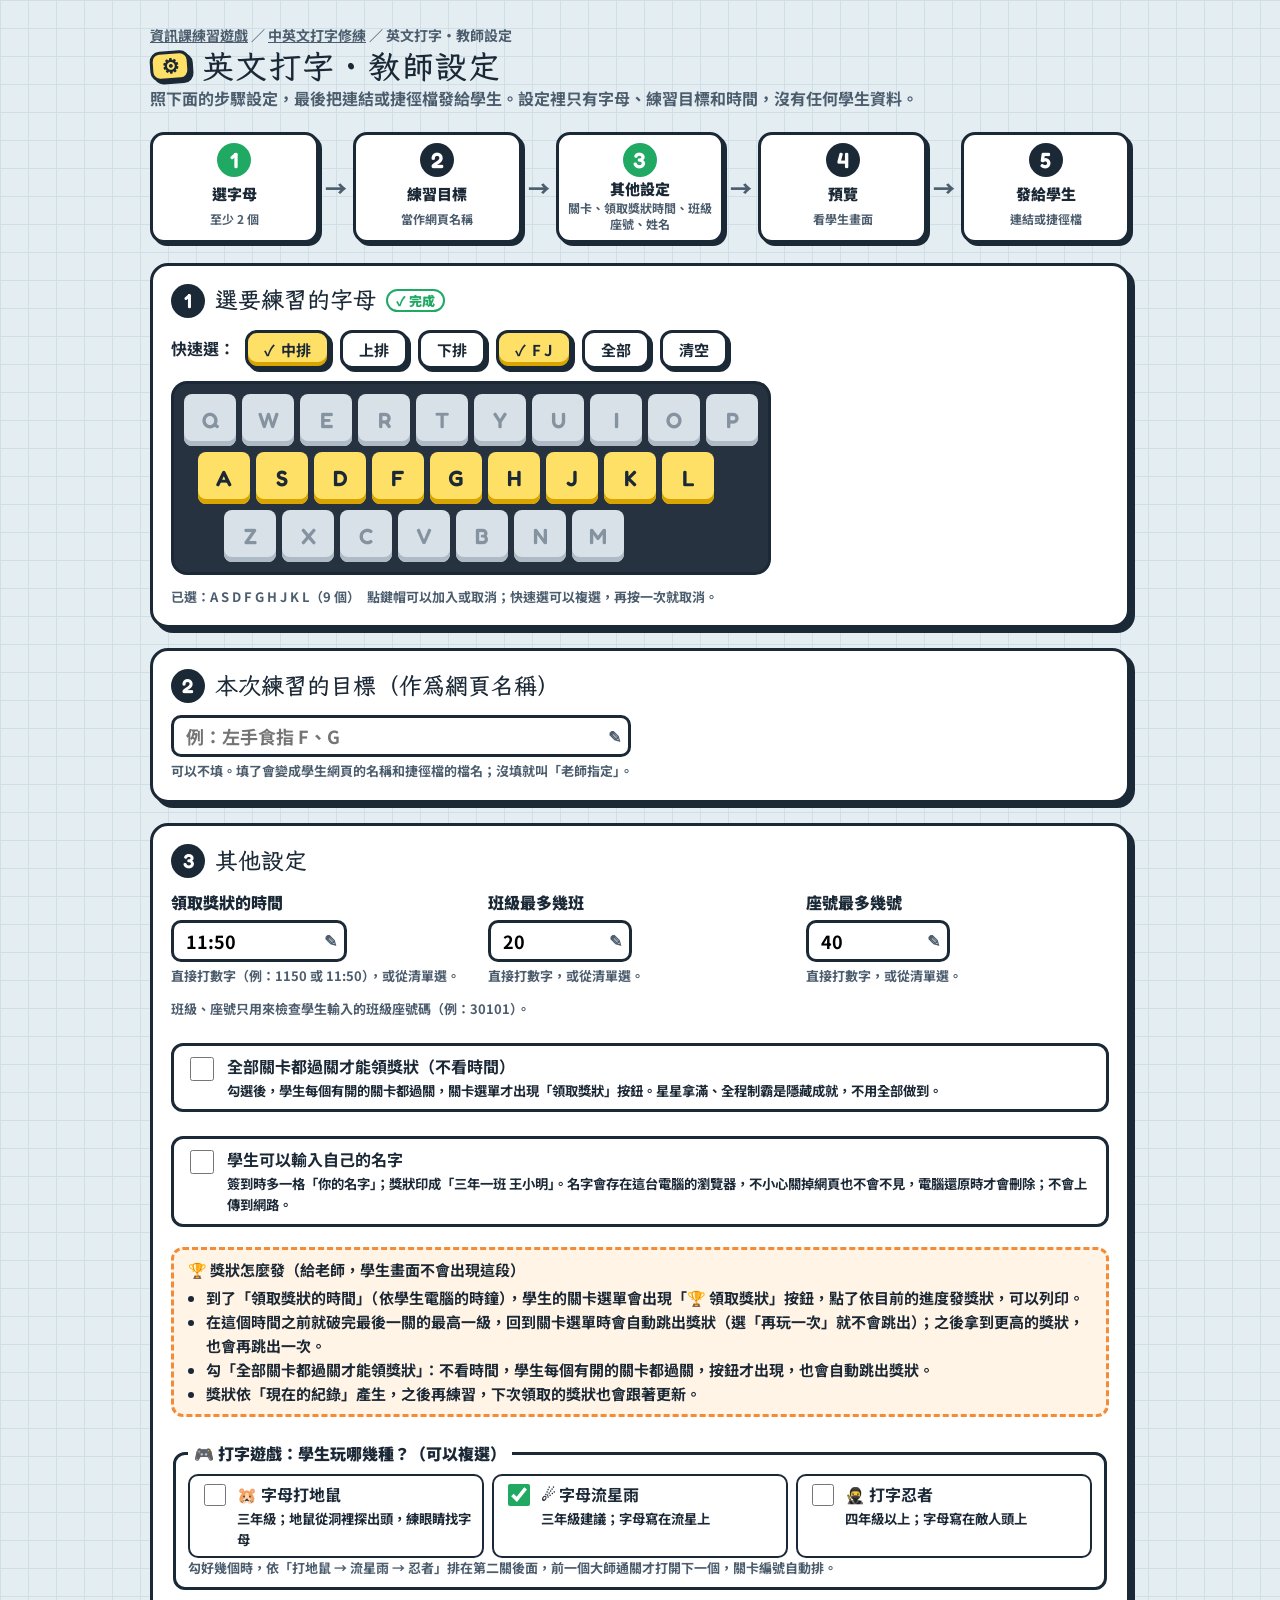
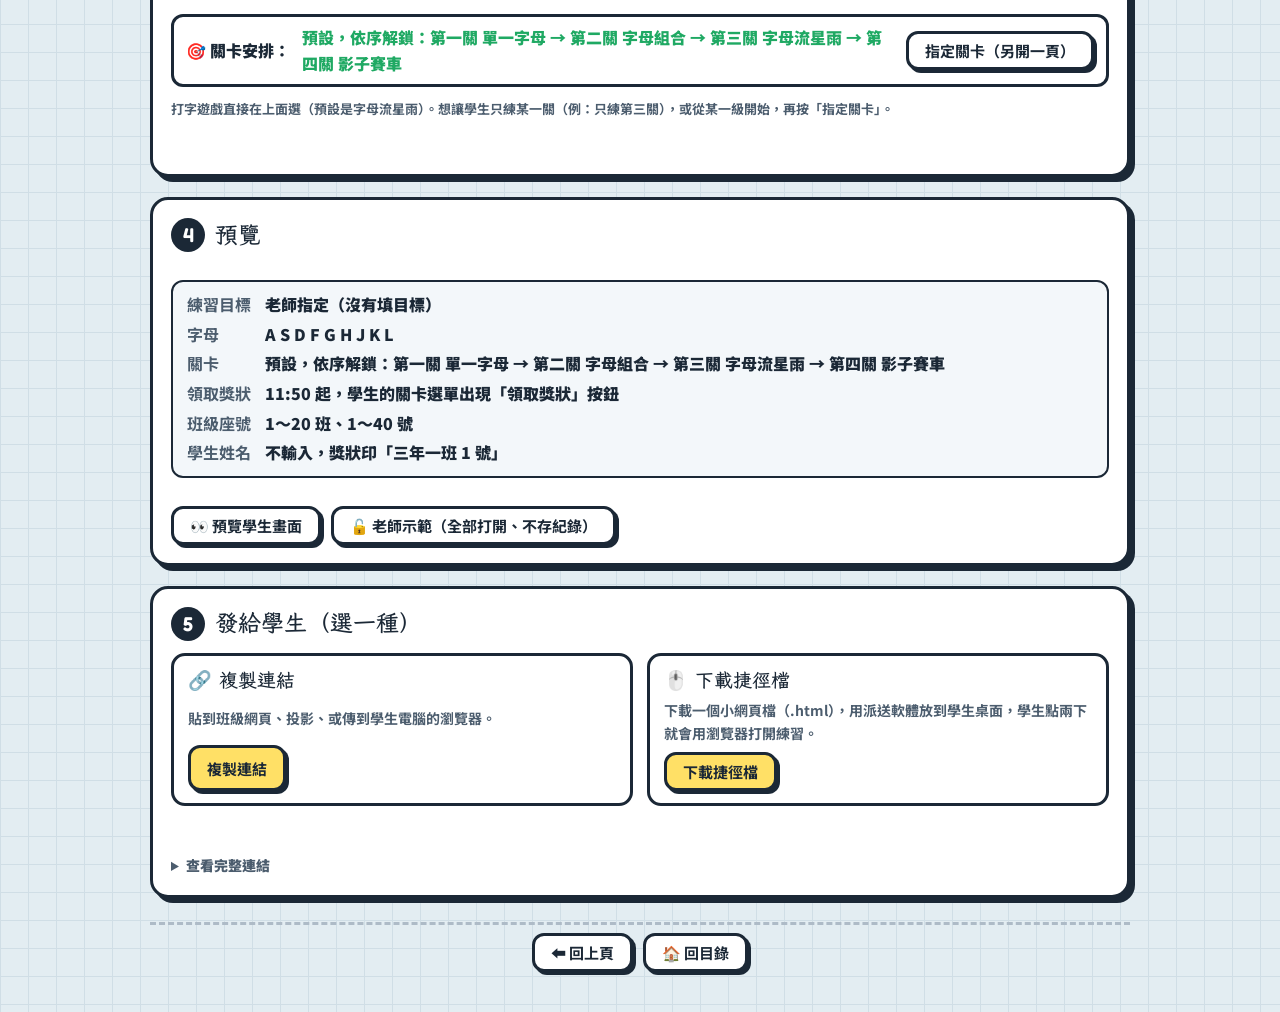
<file: typing-setup.html>
<!doctype html>
<html lang="zh-Hant">
<head>
<meta charset="utf-8">
<meta name="viewport" content="width=device-width, initial-scale=1">
<title>英文打字・教師設定</title>
<link rel="preconnect" href="https://fonts.googleapis.com">
<link rel="preconnect" href="https://fonts.gstatic.com" crossorigin>
<link rel="stylesheet" href="https://fonts.googleapis.com/css2?family=Fredoka:wght@600&family=LXGW+WenKai+TC:wght@700&family=Noto+Sans+TC:wght@400;700;900&display=swap">
<link rel="stylesheet" href="site.css">
<style>
/* 流程圖 */
.flow{display:flex;align-items:stretch;gap:6px;flex-wrap:wrap}
.flow a{flex:1 1 120px;display:grid;justify-items:center;gap:2px;text-decoration:none;color:var(--ink);background:#fff;border:3px solid var(--ink);border-radius:14px;padding:8px 6px;box-shadow:3px 3px 0 var(--ink);text-align:center;font-weight:900;font-size:15px;line-height:1.3}
.flow a:hover{background:var(--hl)}
.flow a b{font:600 22px 'Fredoka',sans-serif;width:34px;height:34px;border-radius:50%;background:var(--ink);color:#fff;display:grid;place-items:center}
.flow a small{font-size:12px;color:var(--soft);font-weight:700}
.flow a.done b{background:var(--good)}
.flow .arr{align-self:center;font-size:22px;color:var(--soft);font-weight:900}
@media (max-width:700px){ .flow .arr{display:none} .flow a{flex-basis:40%} }

/* 步驟卡 */
.step{scroll-margin-top:16px}
.step h2{font-size:23px;display:flex;align-items:center;gap:10px}
.step h2 .n{font:600 20px 'Fredoka',sans-serif;width:34px;height:34px;flex:none;border-radius:50%;background:var(--ink);color:#fff;display:grid;place-items:center}
.step h2 .ok{font:900 13px 'Noto Sans TC',sans-serif;color:var(--good);border:2px solid var(--good);border-radius:999px;padding:0 8px}
.kb{background:var(--case);border:3px solid var(--ink);border-radius:16px;padding:10px;display:grid;gap:6px;width:fit-content;max-width:100%}
.kr{display:flex;gap:6px}
.k{width:clamp(30px,7vw,52px);aspect-ratio:1;border:none;border-radius:8px;background:var(--dim);color:#8593A1;font:600 clamp(15px,3vw,22px) 'Fredoka',sans-serif;text-transform:uppercase;cursor:pointer;box-shadow:inset 0 -5px 0 var(--edge)}
.k[aria-pressed=true]{background:var(--hl);color:var(--ink);box-shadow:inset 0 -5px 0 #D9A400}
.field{display:grid;gap:4px;font-weight:900}
.field small{font-weight:700;color:var(--soft);font-size:13px}
/* 可以打字的欄位：白底、粗框、I 形游標；加上 ✎ 讓老師知道「這裡可以打字」 */
.typein{position:relative;display:inline-flex;align-items:center}
.typein input{font:700 18px 'Noto Sans TC',sans-serif;border:3px solid var(--ink);border-radius:10px;padding:5px 34px 5px 12px;background:#fff;cursor:text;width:100%}
.typein input:focus{outline:none;border-color:var(--c1);box-shadow:0 0 0 4px rgba(58,159,239,.25)}
.typein::after{content:"✎";position:absolute;right:10px;color:var(--soft);pointer-events:none;font-size:16px}
.typein.wide{width:min(100%,460px)}
.typein.num{width:9em}
.typein.time{width:11em}
.check-opt{display:flex;gap:10px;align-items:flex-start;margin-top:12px;border:3px solid var(--ink);border-radius:12px;padding:8px 12px;background:#fff;cursor:pointer}
.check-opt input{width:24px;height:24px;margin-top:3px;accent-color:#1FA963;flex:none}
.tip-block{margin-top:8px;border:3px dashed #F28C38;border-radius:12px;padding:8px 14px;background:#FFF4E5;font-size:15px}
.tip-block ul{margin:4px 0 0;padding-left:1.2em;font-weight:700}
.gamepick{border:3px solid var(--ink);border-radius:12px;padding:8px 12px;background:#fff;margin-top:12px}
.gamepick legend{font-weight:900;padding:0 6px}
.gamepick .opts{display:flex;flex-wrap:wrap;gap:8px}
.gamepick label{display:flex;gap:8px;align-items:flex-start;flex:1 1 200px;border:2px solid var(--ink);border-radius:10px;padding:6px 10px;cursor:pointer}
.gamepick input{width:22px;height:22px;margin-top:2px;accent-color:#1FA963;flex:none}
.gamepick small{display:block;font-weight:700;color:var(--ink-soft)}
.check-opt small{display:block;font-weight:700;color:var(--ink-soft)}
#awardAt:disabled{opacity:.35;cursor:not-allowed}
.grid3{display:grid;grid-template-columns:repeat(auto-fit,minmax(200px,1fr));gap:14px}
.sum{display:grid;grid-template-columns:auto 1fr;gap:4px 14px;background:var(--wash);border:2px solid var(--ink);border-radius:12px;padding:10px 14px;font-weight:700}
.sum dt{color:var(--soft)}
.sum dd{margin:0;font-weight:900}
/* 發給學生：兩個選項卡 */
.outs{display:grid;grid-template-columns:repeat(auto-fit,minmax(260px,1fr));gap:14px}
.out{border:3px solid var(--ink);border-radius:14px;padding:12px 14px;display:grid;gap:8px;background:#fff}
.out h3{font-size:19px}
.out p{font-size:14px;color:var(--soft);font-weight:700}
.out .btn{justify-self:start}
details{font-size:14px}
details summary{cursor:pointer;font-weight:900;color:var(--soft)}
.link{font:13px/1.5 ui-monospace,Consolas,monospace;background:var(--wash);border:2px dashed var(--soft);border-radius:10px;padding:8px 10px;word-break:break-all;user-select:all;margin-top:6px}
.msg{font-weight:900;min-height:1.5em}
.msg.ok{color:var(--good)}
.msg.err{color:var(--bad)}
.sublinks{display:flex;gap:10px;flex-wrap:wrap}
.row .btn[aria-pressed=true]{background:var(--hl);box-shadow:inset 0 -4px 0 #D9A400,3px 3px 0 var(--ink)}
.row .btn[aria-pressed=true]::before{content:'✓ '}
.lvrow{display:flex;flex-wrap:wrap;gap:8px 12px;align-items:center;border:3px solid var(--ink);border-radius:12px;padding:8px 12px;background:#fff;margin-top:12px}
.lvrow .lvl{font-weight:900}
.lvrow #lvNow{flex:1 1 220px;font-weight:900;color:var(--good)}
</style>
</head>
<body>
<div class="wrap">
  <header>
    <p class="crumb"><a href="index.html">資訊課練習遊戲</a> ／ <a href="typing.html">中英文打字修練</a> ／ 英文打字・教師設定</p>
    <div class="brand"><span class="tag">⚙</span><h1>英文打字・教師設定</h1></div>
    <p class="sub">照下面的步驟設定，最後把連結或捷徑檔發給學生。設定裡只有字母、練習目標和時間，沒有任何學生資料。</p>
  </header>

  <nav class="flow" aria-label="設定流程">
    <a href="#s1" id="f1"><b>1</b>選字母<small>至少 2 個</small></a><span class="arr">→</span>
    <a href="#s2" id="f2"><b>2</b>練習目標<small>當作網頁名稱</small></a><span class="arr">→</span>
    <a href="#s3" id="f3"><b>3</b>其他設定<small>關卡、領取獎狀時間、班級座號、姓名</small></a><span class="arr">→</span>
    <a href="#s4" id="f4"><b>4</b>預覽<small>看學生畫面</small></a><span class="arr">→</span>
    <a href="#s5" id="f5"><b>5</b>發給學生<small>連結或捷徑檔</small></a>
  </nav>

  <section class="card step" id="s1">
    <h2><span class="n">1</span>選要練習的字母 <span class="ok" id="ok1" hidden>✓ 完成</span></h2>
    <div class="row"><b>快速選：</b>
      <button class="btn" type="button" data-p="asdfghjkl">中排</button>
      <button class="btn" type="button" data-p="qwertyuiop">上排</button>
      <button class="btn" type="button" data-p="zxcvbnm">下排</button>
      <button class="btn" type="button" data-p="fj">F J</button>
      <button class="btn" type="button" data-p="qwertyuiopasdfghjklzxcvbnm">全部</button>
      <button class="btn" type="button" data-p="">清空</button></div>
    <div class="kb" id="kb"></div>
    <p class="note">已選：<b id="picked">—</b>　點鍵帽可以加入或取消；快速選可以複選，再按一次就取消。</p>
  </section>

  <section class="card step" id="s2">
    <h2><span class="n">2</span>本次練習的目標（作為網頁名稱）</h2>
    <label class="field">
      <span class="typein wide"><input type="text" id="goal" maxlength="20" placeholder="例：左手食指 F、G"></span>
      <small>可以不填。填了會變成學生網頁的名稱和捷徑檔的檔名；沒填就叫「老師指定」。</small>
    </label>
  </section>

  <section class="card step" id="s3">
    <h2><span class="n">3</span>其他設定</h2>
    <div class="grid3">
      <label class="field">領取獎狀的時間
        <span class="typein time"><input type="text" id="awardAt" inputmode="numeric" maxlength="5" value="11:50" list="awdList"></span>
        <small>直接打數字（例：1150 或 11:50），或從清單選。</small></label>
      <label class="field">班級最多幾班
        <span class="typein num"><input type="text" id="classes" inputmode="numeric" maxlength="2" value="20" list="clsList"></span>
        <small>直接打數字，或從清單選。</small></label>
      <label class="field">座號最多幾號
        <span class="typein num"><input type="text" id="seats" inputmode="numeric" maxlength="2" value="40" list="seatList"></span>
        <small>直接打數字，或從清單選。</small></label>
    </div>
    <datalist id="awdList"><option value="08:30"><option value="09:20"><option value="10:20"><option value="11:10"><option value="11:50"><option value="14:00"><option value="14:50"><option value="15:50"></datalist>
    <datalist id="clsList"><option value="5"><option value="8"><option value="10"><option value="12"><option value="15"><option value="20"></datalist>
    <datalist id="seatList"><option value="25"><option value="28"><option value="30"><option value="32"><option value="35"><option value="40"></datalist>
    <p class="note">班級、座號只用來檢查學生輸入的班級座號碼（例：30101）。</p>
    <label class="check-opt"><input type="checkbox" id="awdClear"><span><b>全部關卡都過關才能領獎狀（不看時間）</b><small>勾選後，學生每個有開的關卡都過關，關卡選單才出現「領取獎狀」按鈕。星星拿滿、全程制霸是隱藏成就，不用全部做到。</small></span></label>
    <label class="check-opt"><input type="checkbox" id="nameOn"><span><b>學生可以輸入自己的名字</b><small>簽到時多一格「你的名字」；獎狀印成「三年一班 王小明」。名字會存在這台電腦的瀏覽器，不小心關掉網頁也不會不見，電腦還原時才會刪除；不會上傳到網路。</small></span></label>
    <aside class="tip-block" id="nameTip" hidden><b>📣 給老師（學生畫面不會出現這段）</b><ul><li>中文或英文名字都可以，不限定輸入法。</li><li>名字可以空白：不會打的學生，口頭提醒他直接按 Enter 就能進入，獎狀會改印座號。</li></ul></aside>
    <aside class="tip-block"><b>🏆 獎狀怎麼發（給老師，學生畫面不會出現這段）</b><ul><li>到了「領取獎狀的時間」（依學生電腦的時鐘），學生的關卡選單會出現「🏆 領取獎狀」按鈕，點了依目前的進度發獎狀，可以列印。</li><li>在這個時間之前就破完最後一關的最高一級，回到關卡選單時會自動跳出獎狀（選「再玩一次」就不會跳出）；之後拿到更高的獎狀，也會再跳出一次。</li><li>勾「全部關卡都過關才能領獎狀」：不看時間，學生每個有開的關卡都過關，按鈕才出現，也會自動跳出獎狀。</li><li>獎狀依「現在的紀錄」產生，之後再練習，下次領取的獎狀也會跟著更新。</li></ul></aside>
    <fieldset class="gamepick" id="gamePick"><legend>🎮 打字遊戲：學生玩哪幾種？（可以複選）</legend>
      <div class="opts">
        <label><input type="checkbox" name="game" value="w"><span><b>🐹 字母打地鼠</b><small>三年級；地鼠從洞裡探出頭，練眼睛找字母</small></span></label>
        <label><input type="checkbox" name="game" value="m"><span><b>☄ 字母流星雨</b><small>三年級建議；字母寫在流星上</small></span></label>
        <label><input type="checkbox" name="game" value="n"><span><b>🥷 打字忍者</b><small>四年級以上；字母寫在敵人頭上</small></span></label>
      </div>
      <p class="note">勾好幾個時，依「打地鼠 → 流星雨 → 忍者」排在第二關後面，前一個大師通關才打開下一個，關卡編號自動排。</p>
      <p class="note" id="gameNote" hidden>目前一個都沒有勾，學生不會有打字遊戲。</p>
    </fieldset>
    <div class="lvrow"><span class="lvl">🎯 關卡安排：</span><span id="lvNow"></span><a class="btn" id="lvGo" href="levels.html#kind=en">指定關卡（另開一頁）</a></div>
    <p class="note">打字遊戲直接在上面選（預設是字母流星雨）。想讓學生只練某一關（例：只練第三關），或從某一級開始，再按「指定關卡」。</p>
    <p class="msg err" id="msg3"></p>
  </section>

  <section class="card step" id="s4">
    <h2><span class="n">4</span>預覽</h2>
    <dl class="sum">
      <dt>練習目標</dt><dd id="sumGoal">—</dd>
      <dt>字母</dt><dd id="sumKeys">—</dd>
      <dt>關卡</dt><dd id="sumLv">—</dd>
      <dt>領取獎狀</dt><dd id="sumAward">—</dd>
      <dt>班級座號</dt><dd id="sumCls">—</dd>
      <dt>學生姓名</dt><dd id="sumName">—</dd>
    </dl>
    <div class="sublinks">
      <button class="btn" type="button" id="open">👀 預覽學生畫面</button>
      <button class="btn" type="button" id="demo">🔓 老師示範（全部打開、不存紀錄）</button>
    </div>
  </section>

  <section class="card step" id="s5">
    <h2><span class="n">5</span>發給學生（選一種）</h2>
    <div class="outs">
      <div class="out">
        <h3>🔗 複製連結</h3>
        <p>貼到班級網頁、投影、或傳到學生電腦的瀏覽器。</p>
        <button class="btn primary" type="button" id="copy">複製連結</button>
      </div>
      <div class="out">
        <h3>🖱️ 下載捷徑檔</h3>
        <p>下載一個小網頁檔（.html），用派送軟體放到學生桌面，學生點兩下就會用瀏覽器打開練習。</p>
        <button class="btn primary" type="button" id="shortcut">下載捷徑檔</button>
      </div>
    </div>
    <p class="msg" id="msg"></p>
    <details><summary>查看完整連結</summary><p class="link" id="link"></p></details>
  </section>

  <nav class="footnav">
    <a class="btn" href="typing.html">⬅ 回上頁</a>
    <a class="btn" href="index.html">🏠 回目錄</a>
  </nav>
</div>
<script src="levels-data.js"></script>
<script>
const $ = s => document.querySelector(s);
/* 關卡安排（老師 2026-11-02）：在「關卡安排」頁（levels.html）選好，存在這個分頁的 sessionStorage，回到這裡加進學生連結的 lv */
const KIND_ = 'en';
let LVS = ''; try{ LVS = sessionStorage.getItem('lvsel_' + KIND_) || ''; }catch(e){}
const picked = new Set('asdfghjkl'.split(''));
const rows = ['qwertyuiop','asdfghjkl','zxcvbnm'], ORDER = rows.join('');
$('#kb').innerHTML = rows.map((r,i) => `<div class="kr" style="padding-left:${[0,14,40][i]}px">${r.split('').map(c => `<button class="k" type="button" data-k="${c}" aria-pressed="false" aria-label="${c.toUpperCase()}">${c}</button>`).join('')}</div>`).join('');
const keysNow = () => ORDER.split('').filter(c => picked.has(c));
function base(){ return new URL('typing-ninja.html', location.href).href.split('#')[0]; }
/* 時間：接受 1159、11:59、9:5 等寫法 */
function normTime(v){
  v = String(v).trim().replace(/[：.]/g, ':');
  let h, m;
  if (/^\d{3,4}$/.test(v)){ h = +v.slice(0, v.length-2); m = +v.slice(-2); }
  else { const r = /^(\d{1,2}):(\d{1,2})$/.exec(v); if (!r) return null; h = +r[1]; m = +r[2]; }
  if (h > 23 || m > 59) return null;
  return String(h).padStart(2,'0') + ':' + String(m).padStart(2,'0');
}
const numIn = (id, lo, hi, d) => { const n = parseInt($('#'+id).value, 10); return n >= lo && n <= hi ? n : null; };
function state(){
  const c = numIn('classes',1,30), s = numIn('seats',1,60), awd = normTime($('#awardAt').value), clr = $('#awdClear').checked;
  return {keys:keysNow(), goal:$('#goal').value.trim(), c, s, awd, clr, nm:$('#nameOn').checked, ok: keysNow().length >= 2 && c && s && (clr || !!awd)};
}
function params(st, demo){
  const p = new URLSearchParams();
  p.set('keys', st.keys.join(''));
  if (LVS) p.set('lv', LVS);   /* 關卡安排 */
  if (st.goal) p.set('goal', st.goal);
  if (!st.clr) p.set('end', st.awd);   /* 領取獎狀的時間（老師 2026-11-02）；勾「全部通關才能領」就不放 end（老師 2026-11-08） */
  if (st.c !== 20) p.set('classes', st.c);
  if (st.s !== 40) p.set('seats', st.s);
  if (st.nm) p.set('nm', '1');
  if (demo) p.set('demo', '1');
  return p.toString();
}
const linkOf = (st, demo) => base() + '#' + params(st, demo);
/* 打字遊戲（老師 2026-11-10）：直接勾打地鼠／流星雨／忍者，改的是和「關卡安排」同一份 lv（其他關卡、起始級都不動） */
const GAMES = ['w', 'm', 'n'];
const lvObj = () => lvParse(KIND_, LVS) || lvDefault(KIND_);
const gameNow = () => { const o = lvObj(); return GAMES.filter(g => o[g]); };
function setGame(id, on){
  const o = lvObj();
  if (on) o[id] = o[id] || true; else delete o[id];
  const s = lvString(KIND_, o);
  LVS = s === lvString(KIND_, lvDefault(KIND_)) ? '' : s;   /* 和預設一樣就不放 lv */
  try{ sessionStorage.setItem('lvsel_' + KIND_, LVS); }catch(e){}
  render();
}
document.querySelectorAll('input[name=game]').forEach(r => r.addEventListener('change', () => setGame(r.value, r.checked)));
function render(){
  document.querySelectorAll('.k').forEach(b => b.setAttribute('aria-pressed', picked.has(b.dataset.k))); syncPresets();
  const st = state(), k = st.keys;
  const g = gameNow(); document.querySelectorAll('input[name=game]').forEach(r => r.checked = g.includes(r.value)); $('#gameNote').hidden = g.length > 0;
  $('#lvNow').textContent = lvText(KIND_, LVS); $('#sumLv').textContent = lvText(KIND_, LVS); saveForm();
  $('#picked').textContent = k.length ? k.join(' ').toUpperCase() + `（${k.length} 個）` : '—';
  $('#ok1').hidden = k.length < 2;
  const errs = [];
  if (k.length < 2) errs.push('第 1 步：至少選 2 個字母');
  if (!st.clr && !st.awd) errs.push('領取獎狀的時間要像 11:50 或 1150');
  if (!st.c) errs.push('班級要是 1～30');
  if (!st.s) errs.push('座號要是 1～60');
  $('#msg3').textContent = errs.filter(e => !e.startsWith('第 1')).join('；');
  $('#sumGoal').textContent = st.goal || '老師指定（沒有填目標）';
  $('#sumKeys').textContent = k.length ? k.join(' ').toUpperCase() : '還沒選';
  $('#sumName').textContent = st.nm ? '學生自己輸入，獎狀印「三年一班 王小明」' : '不輸入，獎狀印「三年一班 1 號」';
  $('#sumAward').textContent = st.clr ? '全部通關後，學生的畫面出現「領取獎狀」按鈕' : st.awd ? `${st.awd} 起，學生的關卡選單出現「領取獎狀」按鈕` : '時間格式不對';
  $('#sumCls').textContent = st.c && st.s ? `1～${st.c} 班、1～${st.s} 號` : '數字不對';
  ['open','demo','copy','shortcut'].forEach(id => $('#'+id).disabled = !st.ok);
  $('#link').textContent = st.ok ? linkOf(st) : '設定完成後才會出現連結';
  const m = $('#msg'); if (!st.ok){ m.className = 'msg err'; m.textContent = '還不能發給學生：' + errs.join('；'); } else if (m.classList.contains('err')){ m.className = 'msg'; m.textContent = ''; }
  $('#f1').classList.toggle('done', k.length >= 2); $('#f2').classList.toggle('done', !!st.goal); $('#f3').classList.toggle('done', !!(st.c && st.s && (st.clr || st.awd)));
}
$('#kb').addEventListener('click', e => { const b = e.target.closest('[data-k]'); if (!b) return; picked.has(b.dataset.k) ? picked.delete(b.dataset.k) : picked.add(b.dataset.k); render(); });
/* 快速選可以複選（老師 2026-10-30）：按一下加入這一組、再按一次取消；「清空」全部取消 */
const presetKeys = b => b.dataset.p ? b.dataset.p.split(',').length > 1 ? b.dataset.p.split(',') : [...b.dataset.p] : [];
document.querySelectorAll('[data-p]').forEach(b => b.onclick = () => { const ks = presetKeys(b);
  if (!ks.length) picked.clear(); else if (ks.every(c => picked.has(c))) ks.forEach(c => picked.delete(c)); else ks.forEach(c => picked.add(c)); render(); });
function syncPresets(){ document.querySelectorAll('[data-p]').forEach(b => { const ks = presetKeys(b); if (ks.length) b.setAttribute('aria-pressed', ks.every(c => picked.has(c))); }); }
['goal','classes','seats','awardAt'].forEach(id => $('#'+id).addEventListener('input', render));
$('#awdClear').addEventListener('change', () => { $('#awardAt').disabled = $('#awdClear').checked; render(); });
$('#awardAt').addEventListener('blur', () => { const t = normTime($('#awardAt').value); if (t) $('#awardAt').value = t; render(); });
$('#nameOn').addEventListener('change', render);
$('#nameOn').addEventListener('change', () => { $('#nameTip').hidden = !$('#nameOn').checked; });
['classes','seats'].forEach(id => $('#'+id).addEventListener('input', e => { e.target.value = e.target.value.replace(/\D/g,''); }));
document.querySelectorAll('.typein input').forEach(i => i.addEventListener('focus', () => i.select()));
function say(t, ok){ const m = $('#msg'); m.className = 'msg' + (ok ? ' ok' : ''); m.textContent = t; }
$('#copy').onclick = async () => {
  const t = linkOf(state());
  try{ await navigator.clipboard.writeText(t); say('✓ 已複製連結！貼到派送軟體、班級網頁或投影給學生。', true); }
  catch(e){ $('details').open = true; const r = document.createRange(); r.selectNodeContents($('#link')); const s = getSelection(); s.removeAllRanges(); s.addRange(r); say('已幫你選取連結，請按 Ctrl＋C 複製。'); }
};
/* 捷徑檔：小網頁檔（.html），點兩下用瀏覽器打開後自動跳到練習網址。
   不用 Windows 的 .url：瀏覽器會把 .url 當成有風險的檔案，改名成 .download（老師 2026-10-29 回報） */
const DEFNAME = st => '英文打字・' + st.keys.join('').toUpperCase();
const HE = t => String(t).replace(/[&<>"]/g, c => ({'&':'&amp;','<':'&lt;','>':'&gt;','"':'&quot;'}[c]));
$('#shortcut').onclick = () => {
  const st = state(), name = (st.goal || DEFNAME(st)).replace(/[\\/:*?"<>|]/g, '').slice(0, 40), url = linkOf(st);
  const body = `<!doctype html><html lang="zh-Hant"><head><meta charset="utf-8"><title>${HE(name)}</title>
<meta http-equiv="refresh" content="0;url=${HE(url)}"><script>location.replace(${JSON.stringify(url)});<\/script></head>
<body style="font:20px sans-serif;padding:24px">正在打開「${HE(name)}」……<br>沒有自動打開時，請點 <a href="${HE(url)}">這裡</a>。</body></html>`;
  const a = document.createElement('a');
  a.href = URL.createObjectURL(new Blob([body], {type:'text/html'}));
  a.download = name + '.html'; document.body.appendChild(a); a.click();
  setTimeout(() => { URL.revokeObjectURL(a.href); a.remove(); }, 1000);
  say(`✓ 已下載「${name}.html」。用派送軟體放到學生桌面，學生點兩下就會打開練習。`, true);
};
$('#open').onclick = () => window.open(linkOf(state()), '_blank');
$('#demo').onclick = () => window.open(linkOf(state(), true), '_blank');
/* 去「關卡安排」頁再回來時，表單照原樣（只存在這個分頁，關掉就清掉） */
function saveForm(){ try{ sessionStorage.setItem('setup_' + KIND_, JSON.stringify({keys:[...picked], goal:$('#goal').value, awd:$('#awardAt').value, clr:$('#awdClear').checked, c:$('#classes').value, s:$('#seats').value, nm:$('#nameOn').checked})); }catch(e){} }
(function(){ let f = null; try{ f = JSON.parse(sessionStorage.getItem('setup_' + KIND_) || 'null'); }catch(e){}
  if (!f) return; picked.clear(); (f.keys || []).forEach(c => { if (ORDER.includes(c)) picked.add(c); });
  $('#goal').value = f.goal || ''; $('#awardAt').value = f.awd || '11:50'; $('#awdClear').checked = !!f.clr; $('#classes').value = f.c || '20'; $('#seats').value = f.s || '40';
  $('#nameOn').checked = !!f.nm; $('#nameTip').hidden = !f.nm; })();
$('#awardAt').disabled = $('#awdClear').checked;
render();
</script>
</body>
</html>
</file>
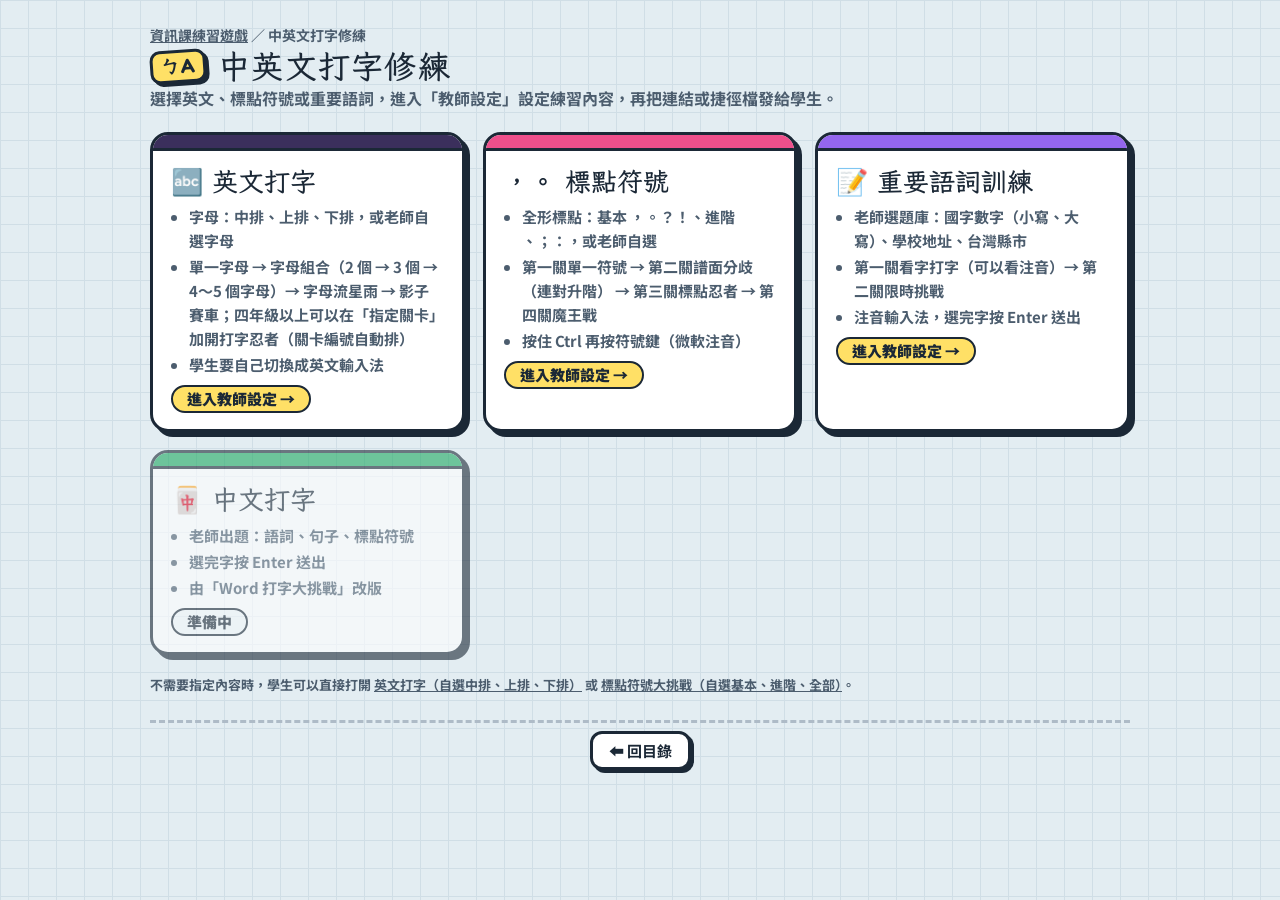
<file: typing.html>
<!doctype html>
<html lang="zh-Hant">
<head>
<meta charset="utf-8">
<meta name="viewport" content="width=device-width, initial-scale=1">
<title>中英文打字修練</title>
<link rel="preconnect" href="https://fonts.googleapis.com">
<link rel="preconnect" href="https://fonts.gstatic.com" crossorigin>
<link rel="stylesheet" href="https://fonts.googleapis.com/css2?family=Fredoka:wght@600&family=LXGW+WenKai+TC:wght@700&family=Noto+Sans+TC:wght@400;700;900&display=swap">
<link rel="stylesheet" href="site.css">
</head>
<body>
<div class="wrap">
  <header>
    <p class="crumb"><a href="index.html">資訊課練習遊戲</a> ／ 中英文打字修練</p>
    <div class="brand"><span class="tag">ㄅA</span><h1>中英文打字修練</h1></div>
    <p class="sub">選擇英文、標點符號或重要語詞，進入「教師設定」設定練習內容，再把連結或捷徑檔發給學生。</p>
  </header>

  <div class="tiles">
    <a class="tile" href="typing-setup.html"><span class="band" style="background:var(--c4)"></span>
      <span class="body">
        <h2>🔤 英文打字</h2>
        <ul>
          <li>字母：中排、上排、下排，或老師自選字母</li>
          <li>單一字母 → 字母組合（2 個 → 3 個 → 4～5 個字母）→ 字母流星雨 → 影子賽車；四年級以上可以在「指定關卡」加開打字忍者（關卡編號自動排）</li>
          <li>學生要自己切換成英文輸入法</li>
        </ul>
        <span class="go">進入教師設定 →</span>
      </span></a>

    <a class="tile" href="punct-setup.html"><span class="band" style="background:var(--c2)"></span>
      <span class="body">
        <h2>，。 標點符號</h2>
        <ul>
          <li>全形標點：基本 ，。？！、進階 、；：，或老師自選</li>
          <li>第一關單一符號 → 第二關譜面分歧（連對升階） → 第三關標點忍者 → 第四關魔王戰</li>
          <li>按住 Ctrl 再按符號鍵（微軟注音）</li>
        </ul>
        <span class="go">進入教師設定 →</span>
      </span></a>

    <a class="tile" href="words-setup.html"><span class="band" style="background:var(--c3)"></span>
      <span class="body">
        <h2>📝 重要語詞訓練</h2>
        <ul>
          <li>老師選題庫：國字數字（小寫、大寫）、學校地址、台灣縣市</li>
          <li>第一關看字打字（可以看注音）→ 第二關限時挑戰</li>
          <li>注音輸入法，選完字按 Enter 送出</li>
        </ul>
        <span class="go">進入教師設定 →</span>
      </span></a>

    <div class="tile off" aria-disabled="true"><span class="band" style="background:var(--c5)"></span>
      <span class="body">
        <h2>🀄 中文打字</h2>
        <ul>
          <li>老師出題：語詞、句子、標點符號</li>
          <li>選完字按 Enter 送出</li>
          <li>由「Word 打字大挑戰」改版</li>
        </ul>
        <span class="go">準備中</span>
      </span></div>
  </div>

  <p class="note">不需要指定內容時，學生可以直接打開 <a href="typing-ninja.html">英文打字（自選中排、上排、下排）</a> 或 <a href="punctuation.html">標點符號大挑戰（自選基本、進階、全部）</a>。</p>

  <nav class="footnav"><a class="btn" href="index.html">⬅ 回目錄</a></nav>
</div>
</body>
</html>
</file>
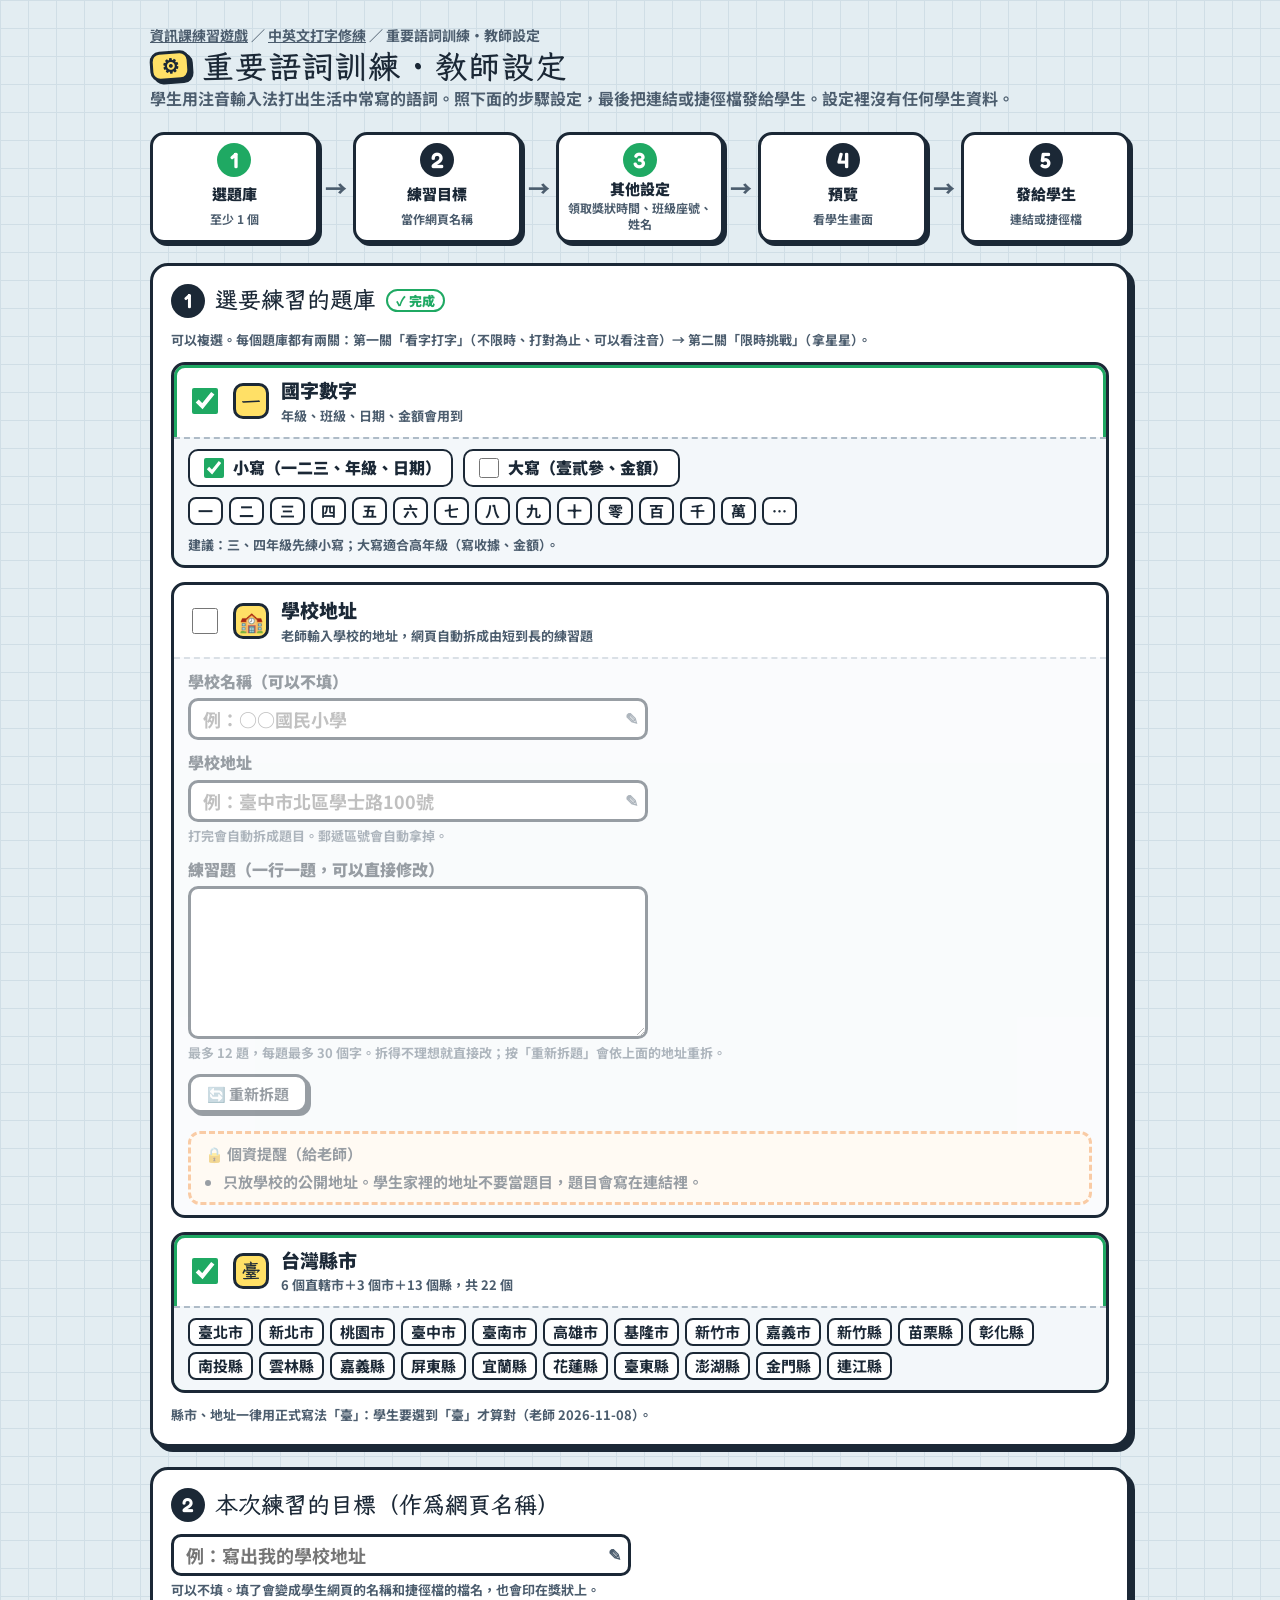
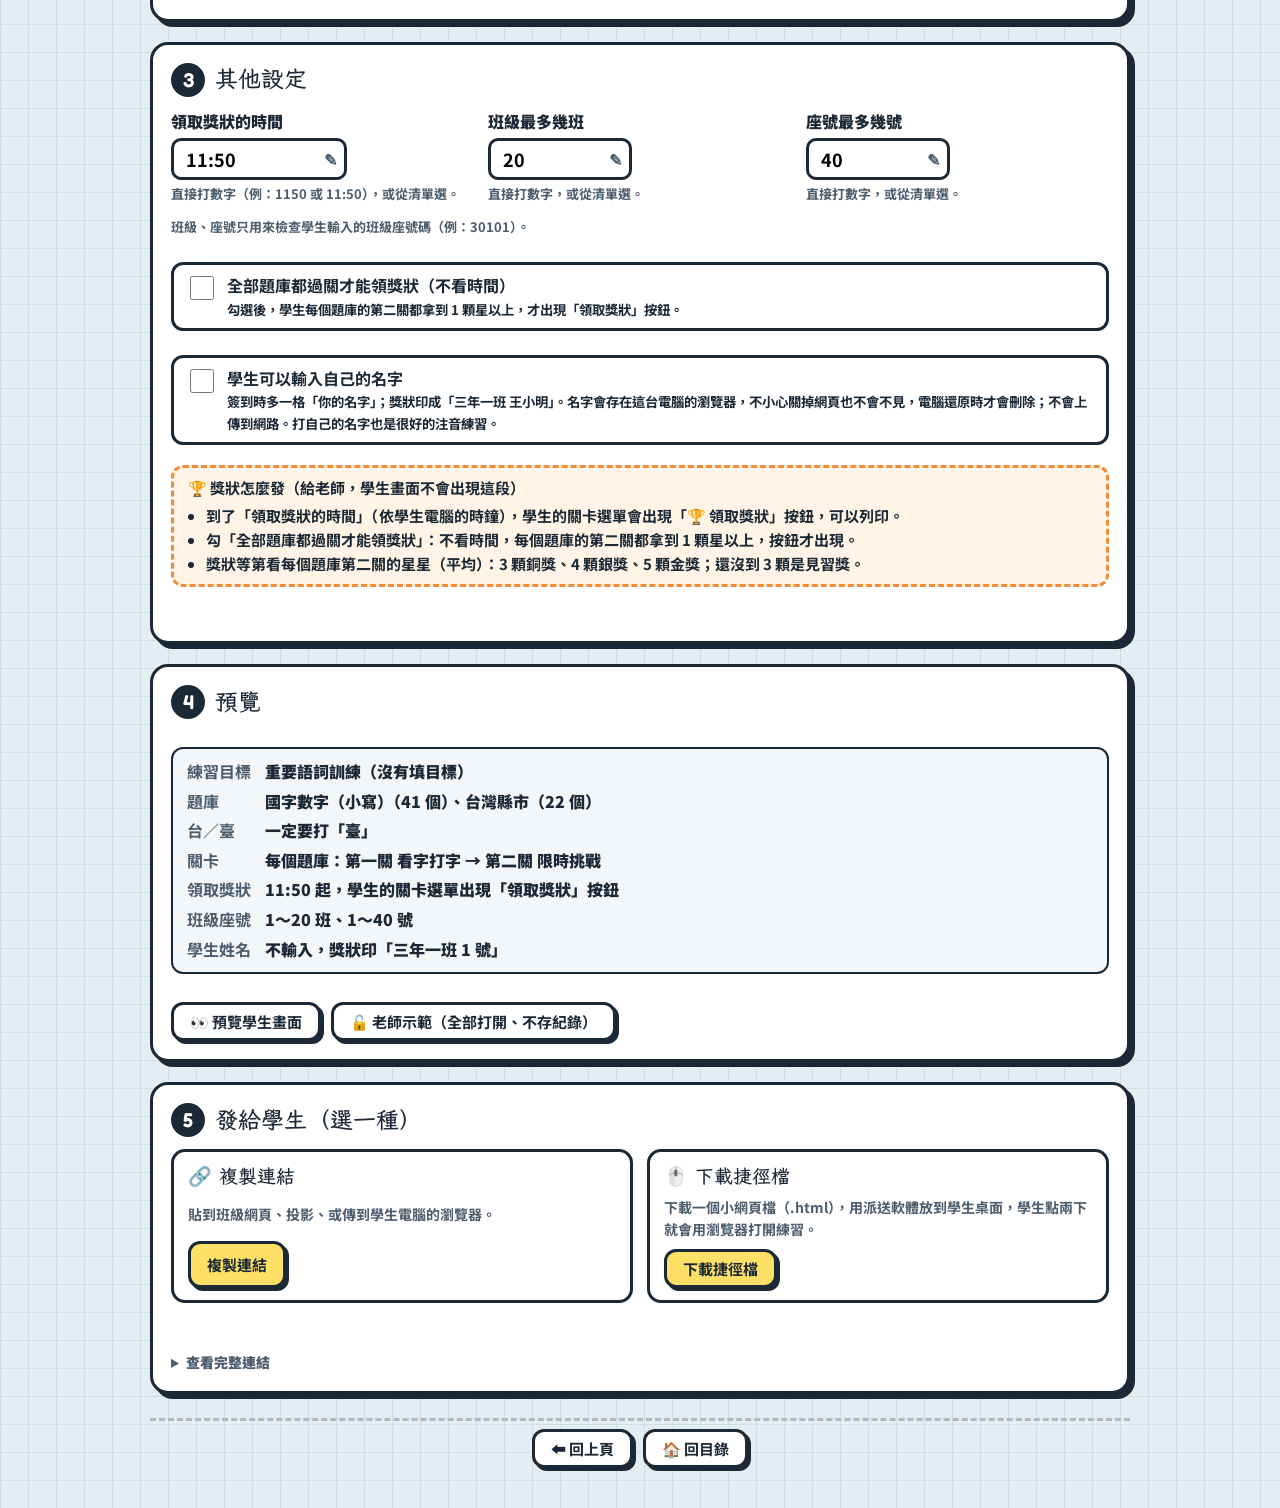
<file: words-setup.html>
<!doctype html>
<html lang="zh-Hant">
<head>
<meta charset="utf-8">
<meta name="viewport" content="width=device-width, initial-scale=1">
<title>重要語詞訓練・教師設定</title>
<link rel="preconnect" href="https://fonts.googleapis.com">
<link rel="preconnect" href="https://fonts.gstatic.com" crossorigin>
<link rel="stylesheet" href="https://fonts.googleapis.com/css2?family=Fredoka:wght@600&family=LXGW+WenKai+TC:wght@700&family=Noto+Sans+TC:wght@400;700;900&display=swap">
<link rel="stylesheet" href="site.css">
<style>
/* 流程圖 */
.flow{display:flex;align-items:stretch;gap:6px;flex-wrap:wrap}
.flow a{flex:1 1 120px;display:grid;justify-items:center;gap:2px;text-decoration:none;color:var(--ink);background:#fff;border:3px solid var(--ink);border-radius:14px;padding:8px 6px;box-shadow:3px 3px 0 var(--ink);text-align:center;font-weight:900;font-size:15px;line-height:1.3}
.flow a:hover{background:var(--hl)}
.flow a b{font:600 22px 'Fredoka',sans-serif;width:34px;height:34px;border-radius:50%;background:var(--ink);color:#fff;display:grid;place-items:center}
.flow a small{font-size:12px;color:var(--soft);font-weight:700}
.flow a.done b{background:var(--good)}
.flow .arr{align-self:center;font-size:22px;color:var(--soft);font-weight:900}
@media (max-width:700px){ .flow .arr{display:none} .flow a{flex-basis:40%} }

/* 步驟卡 */
.step{scroll-margin-top:16px}
.step h2{font-size:23px;display:flex;align-items:center;gap:10px}
.step h2 .n{font:600 20px 'Fredoka',sans-serif;width:34px;height:34px;flex:none;border-radius:50%;background:var(--ink);color:#fff;display:grid;place-items:center}
.step h2 .ok{font:900 13px 'Noto Sans TC',sans-serif;color:var(--good);border:2px solid var(--good);border-radius:999px;padding:0 8px}
.kb{background:var(--case);border:3px solid var(--ink);border-radius:16px;padding:10px;display:grid;gap:6px;width:fit-content;max-width:100%}
.kr{display:flex;gap:6px}
.k{width:clamp(30px,7vw,52px);aspect-ratio:1;border:none;border-radius:8px;background:var(--dim);color:#8593A1;font:600 clamp(15px,3vw,22px) 'Fredoka',sans-serif;text-transform:uppercase;cursor:pointer;box-shadow:inset 0 -5px 0 var(--edge)}
.k[aria-pressed=true]{background:var(--hl);color:var(--ink);box-shadow:inset 0 -5px 0 #D9A400}
.field{display:grid;gap:4px;font-weight:900}
.field small{font-weight:700;color:var(--soft);font-size:13px}
/* 可以打字的欄位：白底、粗框、I 形游標；加上 ✎ 讓老師知道「這裡可以打字」 */
.typein{position:relative;display:inline-flex;align-items:center}
.typein input{font:700 18px 'Noto Sans TC',sans-serif;border:3px solid var(--ink);border-radius:10px;padding:5px 34px 5px 12px;background:#fff;cursor:text;width:100%}
.typein input:focus{outline:none;border-color:var(--c1);box-shadow:0 0 0 4px rgba(58,159,239,.25)}
.typein::after{content:"✎";position:absolute;right:10px;color:var(--soft);pointer-events:none;font-size:16px}
.typein.wide{width:min(100%,460px)}
.typein.num{width:9em}
.typein.time{width:11em}
.check-opt{display:flex;gap:10px;align-items:flex-start;margin-top:12px;border:3px solid var(--ink);border-radius:12px;padding:8px 12px;background:#fff;cursor:pointer}
.check-opt input{width:24px;height:24px;margin-top:3px;accent-color:#1FA963;flex:none}
.tip-block{margin-top:8px;border:3px dashed #F28C38;border-radius:12px;padding:8px 14px;background:#FFF4E5;font-size:15px}
.tip-block ul{margin:4px 0 0;padding-left:1.2em;font-weight:700}
.check-opt small{display:block;font-weight:700;color:var(--ink-soft)}
#awardAt:disabled{opacity:.35;cursor:not-allowed}
.grid3{display:grid;grid-template-columns:repeat(auto-fit,minmax(200px,1fr));gap:14px}
.sum{display:grid;grid-template-columns:auto 1fr;gap:4px 14px;background:var(--wash);border:2px solid var(--ink);border-radius:12px;padding:10px 14px;font-weight:700}
.sum dt{color:var(--soft)}
.sum dd{margin:0;font-weight:900}
/* 發給學生：兩個選項卡 */
.outs{display:grid;grid-template-columns:repeat(auto-fit,minmax(260px,1fr));gap:14px}
.out{border:3px solid var(--ink);border-radius:14px;padding:12px 14px;display:grid;gap:8px;background:#fff}
.out h3{font-size:19px}
.out p{font-size:14px;color:var(--soft);font-weight:700}
.out .btn{justify-self:start}
details{font-size:14px}
details summary{cursor:pointer;font-weight:900;color:var(--soft)}
.link{font:13px/1.5 ui-monospace,Consolas,monospace;background:var(--wash);border:2px dashed var(--soft);border-radius:10px;padding:8px 10px;word-break:break-all;user-select:all;margin-top:6px}
.msg{font-weight:900;min-height:1.5em}
.msg.ok{color:var(--good)}
.msg.err{color:var(--bad)}
.sublinks{display:flex;gap:10px;flex-wrap:wrap}
.row .btn[aria-pressed=true]{background:var(--hl);box-shadow:inset 0 -4px 0 #D9A400,3px 3px 0 var(--ink)}
.row .btn[aria-pressed=true]::before{content:'✓ '}
.lvrow{display:flex;flex-wrap:wrap;gap:8px 12px;align-items:center;border:3px solid var(--ink);border-radius:12px;padding:8px 12px;background:#fff;margin-top:12px}
.lvrow .lvl{font-weight:900}
.lvrow #lvNow{flex:1 1 220px;font-weight:900;color:var(--good)}
</style>
<style>
/* 重要語詞訓練：三個題庫卡 */
.banks{display:grid;gap:14px}
.bank{border:3px solid var(--ink);border-radius:14px;background:#fff;overflow:hidden}
.bank > label.head{display:flex;gap:12px;align-items:center;padding:10px 14px;cursor:pointer;font-weight:900;font-size:19px}
.bank > label.head input{width:26px;height:26px;accent-color:#1FA963;flex:none}
.bank > label.head .ic{font:900 20px 'LXGW WenKai TC',sans-serif;width:36px;height:36px;border:3px solid var(--ink);border-radius:10px;display:grid;place-items:center;background:var(--hl);flex:none}
.bank > label.head small{display:block;font-size:13px;color:var(--soft);font-weight:700}
.bank.on{box-shadow:inset 0 0 0 3px var(--good)}
.bank .more{border-top:2px dashed var(--edge);padding:10px 14px;display:grid;gap:10px;background:var(--wash)}
.bank:not(.on) .more{opacity:.45;pointer-events:none}
.chips{display:flex;flex-wrap:wrap;gap:6px}
.chips span{background:#fff;border:2px solid var(--ink);border-radius:8px;padding:0 8px;font-weight:700;font-size:15px}
.subopt{display:flex;gap:10px;flex-wrap:wrap}
.subopt label{display:flex;gap:6px;align-items:center;border:2px solid var(--ink);border-radius:10px;padding:4px 10px;background:#fff;font-weight:900;cursor:pointer}
.subopt input{width:20px;height:20px;accent-color:#1FA963}
textarea.items{font:700 17px/1.6 'Noto Sans TC',sans-serif;border:3px solid var(--ink);border-radius:10px;padding:6px 10px;width:min(100%,460px);min-height:9em;background:#fff;resize:vertical}
textarea.items:focus{outline:none;border-color:var(--c1);box-shadow:0 0 0 4px rgba(58,159,239,.25)}
</style>
</head>
<body>
<div class="wrap">
  <header>
    <p class="crumb"><a href="index.html">資訊課練習遊戲</a> ／ <a href="typing.html">中英文打字修練</a> ／ 重要語詞訓練・教師設定</p>
    <div class="brand"><span class="tag">⚙</span><h1>重要語詞訓練・教師設定</h1></div>
    <p class="sub">學生用注音輸入法打出生活中常寫的語詞。照下面的步驟設定，最後把連結或捷徑檔發給學生。設定裡沒有任何學生資料。</p>
  </header>

  <nav class="flow" aria-label="設定流程">
    <a href="#s1" id="f1"><b>1</b>選題庫<small>至少 1 個</small></a><span class="arr">→</span>
    <a href="#s2" id="f2"><b>2</b>練習目標<small>當作網頁名稱</small></a><span class="arr">→</span>
    <a href="#s3" id="f3"><b>3</b>其他設定<small>領取獎狀時間、班級座號、姓名</small></a><span class="arr">→</span>
    <a href="#s4" id="f4"><b>4</b>預覽<small>看學生畫面</small></a><span class="arr">→</span>
    <a href="#s5" id="f5"><b>5</b>發給學生<small>連結或捷徑檔</small></a>
  </nav>

  <section class="card step" id="s1">
    <h2><span class="n">1</span>選要練習的題庫 <span class="ok" id="ok1" hidden>✓ 完成</span></h2>
    <p class="note">可以複選。每個題庫都有兩關：第一關「看字打字」（不限時、打對為止、可以看注音）→ 第二關「限時挑戰」（拿星星）。</p>
    <div class="banks">
      <div class="bank" id="bNum">
        <label class="head"><input type="checkbox" id="useNum" checked><span class="ic">一</span><span>國字數字<small>年級、班級、日期、金額會用到</small></span></label>
        <div class="more">
          <div class="subopt">
            <label><input type="checkbox" id="numSmall" checked>小寫（一二三、年級、日期）</label>
            <label><input type="checkbox" id="numBig">大寫（壹貳參、金額）</label>
          </div>
          <div class="chips" id="numChips"></div>
          <p class="note">建議：三、四年級先練小寫；大寫適合高年級（寫收據、金額）。</p>
        </div>
      </div>

      <div class="bank" id="bAddr">
        <label class="head"><input type="checkbox" id="useAddr"><span class="ic">🏫</span><span>學校地址<small>老師輸入學校的地址，網頁自動拆成由短到長的練習題</small></span></label>
        <div class="more">
          <label class="field">學校名稱（可以不填）
            <span class="typein wide"><input type="text" id="school" maxlength="20" placeholder="例：○○國民小學"></span></label>
          <label class="field">學校地址
            <span class="typein wide"><input type="text" id="addr" maxlength="40" placeholder="例：臺中市北區學士路100號"></span>
            <small>打完會自動拆成題目。郵遞區號會自動拿掉。</small></label>
          <label class="field">練習題（一行一題，可以直接修改）
            <textarea class="items" id="addrItems" spellcheck="false"></textarea>
            <small>最多 12 題，每題最多 30 個字。拆得不理想就直接改；按「重新拆題」會依上面的地址重拆。</small></label>
          <div class="row"><button class="btn" type="button" id="resplit">🔄 重新拆題</button></div>
          <aside class="tip-block"><b>🔒 個資提醒（給老師）</b><ul><li>只放學校的公開地址。學生家裡的地址不要當題目，題目會寫在連結裡。</li></ul></aside>
        </div>
      </div>

      <div class="bank" id="bCity">
        <label class="head"><input type="checkbox" id="useCity" checked><span class="ic">臺</span><span>台灣縣市<small>6 個直轄市＋3 個市＋13 個縣，共 22 個</small></span></label>
        <div class="more"><div class="chips" id="cityChips"></div></div>
      </div>
    </div>
    <p class="note">縣市、地址一律用正式寫法「臺」：學生要選到「臺」才算對（老師 2026-11-08）。</p>
  </section>

  <section class="card step" id="s2">
    <h2><span class="n">2</span>本次練習的目標（作為網頁名稱）</h2>
    <label class="field">
      <span class="typein wide"><input type="text" id="goal" maxlength="20" placeholder="例：寫出我的學校地址"></span>
      <small>可以不填。填了會變成學生網頁的名稱和捷徑檔的檔名，也會印在獎狀上。</small>
    </label>
  </section>

  <section class="card step" id="s3">
    <h2><span class="n">3</span>其他設定</h2>
    <div class="grid3">
      <label class="field">領取獎狀的時間
        <span class="typein time"><input type="text" id="awardAt" inputmode="numeric" maxlength="5" value="11:50" list="awdList"></span>
        <small>直接打數字（例：1150 或 11:50），或從清單選。</small></label>
      <label class="field">班級最多幾班
        <span class="typein num"><input type="text" id="classes" inputmode="numeric" maxlength="2" value="20" list="clsList"></span>
        <small>直接打數字，或從清單選。</small></label>
      <label class="field">座號最多幾號
        <span class="typein num"><input type="text" id="seats" inputmode="numeric" maxlength="2" value="40" list="seatList"></span>
        <small>直接打數字，或從清單選。</small></label>
    </div>
    <datalist id="awdList"><option value="08:30"><option value="09:20"><option value="10:20"><option value="11:10"><option value="11:50"><option value="14:00"><option value="14:50"><option value="15:50"></datalist>
    <datalist id="clsList"><option value="5"><option value="8"><option value="10"><option value="12"><option value="15"><option value="20"></datalist>
    <datalist id="seatList"><option value="25"><option value="28"><option value="30"><option value="32"><option value="35"><option value="40"></datalist>
    <p class="note">班級、座號只用來檢查學生輸入的班級座號碼（例：30101）。</p>
    <label class="check-opt"><input type="checkbox" id="awdClear"><span><b>全部題庫都過關才能領獎狀（不看時間）</b><small>勾選後，學生每個題庫的第二關都拿到 1 顆星以上，才出現「領取獎狀」按鈕。</small></span></label>
    <label class="check-opt"><input type="checkbox" id="nameOn"><span><b>學生可以輸入自己的名字</b><small>簽到時多一格「你的名字」；獎狀印成「三年一班 王小明」。名字會存在這台電腦的瀏覽器，不小心關掉網頁也不會不見，電腦還原時才會刪除；不會上傳到網路。打自己的名字也是很好的注音練習。</small></span></label>
    <aside class="tip-block"><b>🏆 獎狀怎麼發（給老師，學生畫面不會出現這段）</b><ul><li>到了「領取獎狀的時間」（依學生電腦的時鐘），學生的關卡選單會出現「🏆 領取獎狀」按鈕，可以列印。</li><li>勾「全部題庫都過關才能領獎狀」：不看時間，每個題庫的第二關都拿到 1 顆星以上，按鈕才出現。</li><li>獎狀等第看每個題庫第二關的星星（平均）：3 顆銅獎、4 顆銀獎、5 顆金獎；還沒到 3 顆是見習獎。</li></ul></aside>
    <p class="msg err" id="msg3"></p>
  </section>

  <section class="card step" id="s4">
    <h2><span class="n">4</span>預覽</h2>
    <dl class="sum">
      <dt>練習目標</dt><dd id="sumGoal">—</dd>
      <dt>題庫</dt><dd id="sumSets">—</dd>
      <dt>台／臺</dt><dd>一定要打「臺」</dd>
      <dt>關卡</dt><dd>每個題庫：第一關 看字打字 → 第二關 限時挑戰</dd>
      <dt>領取獎狀</dt><dd id="sumAward">—</dd>
      <dt>班級座號</dt><dd id="sumCls">—</dd>
      <dt>學生姓名</dt><dd id="sumName">—</dd>
    </dl>
    <div class="sublinks">
      <button class="btn" type="button" id="open">👀 預覽學生畫面</button>
      <button class="btn" type="button" id="demo">🔓 老師示範（全部打開、不存紀錄）</button>
    </div>
  </section>

  <section class="card step" id="s5">
    <h2><span class="n">5</span>發給學生（選一種）</h2>
    <div class="outs">
      <div class="out">
        <h3>🔗 複製連結</h3>
        <p>貼到班級網頁、投影、或傳到學生電腦的瀏覽器。</p>
        <button class="btn primary" type="button" id="copy">複製連結</button>
      </div>
      <div class="out">
        <h3>🖱️ 下載捷徑檔</h3>
        <p>下載一個小網頁檔（.html），用派送軟體放到學生桌面，學生點兩下就會用瀏覽器打開練習。</p>
        <button class="btn primary" type="button" id="shortcut">下載捷徑檔</button>
      </div>
    </div>
    <p class="msg" id="msg"></p>
    <details><summary>查看完整連結</summary><p class="link" id="link"></p></details>
  </section>

  <nav class="footnav">
    <a class="btn" href="typing.html">⬅ 回上頁</a>
    <a class="btn" href="index.html">🏠 回目錄</a>
  </nav>
</div>
<script src="words-data.js"></script>
<script>
const $ = s => document.querySelector(s);
const HE = t => String(t).replace(/[&<>"]/g, c => ({'&':'&amp;','<':'&lt;','>':'&gt;','"':'&quot;'}[c]));
const chips = a => a.map(w => `<span>${HE(w)}</span>`).join('');
$('#cityChips').innerHTML = chips(WBANK.city.items);
function base(){ return new URL('words.html', location.href).href.split('#')[0]; }
/* 時間：接受 1159、11:59、9:5 等寫法 */
function normTime(v){
  v = String(v).trim().replace(/[：.]/g, ':');
  let h, m;
  if (/^\d{3,4}$/.test(v)){ h = +v.slice(0, v.length-2); m = +v.slice(-2); }
  else { const r = /^(\d{1,2}):(\d{1,2})$/.exec(v); if (!r) return null; h = +r[1]; m = +r[2]; }
  if (h > 23 || m > 59) return null;
  return String(h).padStart(2,'0') + ':' + String(m).padStart(2,'0');
}
const numIn = (id, lo, hi) => { const n = parseInt($('#'+id).value, 10); return n >= lo && n <= hi ? n : null; };
/* 地址題目：一行一題，去掉 | 和空白，最多 12 題 */
const addrItems = () => [...new Set($('#addrItems').value.split('\n').map(s => s.replace(/[|\s]/g, '').slice(0, 30)).filter(Boolean))].slice(0, 12);
let addrEdited = false;
function resplit(){ $('#addrItems').value = splitAddr($('#addr').value, $('#school').value.trim()).join('\n'); addrEdited = false; }
function sets(){
  const s = [];
  if ($('#useNum').checked && $('#numSmall').checked) s.push('num');
  if ($('#useNum').checked && $('#numBig').checked) s.push('big');
  if ($('#useCity').checked) s.push('city');
  if ($('#useAddr').checked && addrItems().length) s.push('addr');
  return s;
}
function state(){
  const c = numIn('classes',1,30), s = numIn('seats',1,60), awd = normTime($('#awardAt').value), clr = $('#awdClear').checked, st = sets();
  const addrBad = $('#useAddr').checked && !addrItems().length, numBad = $('#useNum').checked && !$('#numSmall').checked && !$('#numBig').checked;
  return {sets:st, goal:$('#goal').value.trim(), c, s, awd, clr, nm:$('#nameOn').checked, addrBad, numBad,
    ok: st.length >= 1 && !addrBad && !numBad && c && s && (clr || !!awd)};
}
function params(st, demo){
  const p = new URLSearchParams();
  p.set('sets', st.sets.join(','));
  if (st.sets.includes('addr')) p.set('addr', addrItems().join('|'));
  if (st.goal) p.set('goal', st.goal);
  if (!st.clr) p.set('end', st.awd);   /* 領取獎狀的時間（老師 2026-11-02）；勾「全部通關才能領」就不放 end（老師 2026-11-08） */
  if (st.c !== 20) p.set('classes', st.c);
  if (st.s !== 40) p.set('seats', st.s);
  if (st.nm) p.set('nm', '1');
  if (demo) p.set('demo', '1');
  return p.toString();
}
const linkOf = (st, demo) => base() + '#' + params(st, demo);
const NAMES = {num:'國字數字（小寫）', big:'國字數字（大寫）', city:'台灣縣市', addr:'學校地址'};
function render(){
  const st = state();
  $('#bNum').classList.toggle('on', $('#useNum').checked); $('#bAddr').classList.toggle('on', $('#useAddr').checked); $('#bCity').classList.toggle('on', $('#useCity').checked);
  $('#numChips').innerHTML = chips([].concat($('#numSmall').checked ? WBANK.num.items.slice(0, 14) : [], $('#numBig').checked ? WBANK.big.items.slice(0, 8) : [])) + '<span>…</span>';
  $('#ok1').hidden = !st.sets.length || st.addrBad || st.numBad;
  const errs = [];
  if (!st.sets.length) errs.push('第 1 步：至少選 1 個題庫');
  if (st.numBad) errs.push('國字數字：小寫、大寫至少勾一個');
  if (st.addrBad) errs.push('學校地址：請輸入地址或練習題');
  if (!st.clr && !st.awd) errs.push('領取獎狀的時間要像 11:50 或 1150');
  if (!st.c) errs.push('班級要是 1～30');
  if (!st.s) errs.push('座號要是 1～60');
  $('#msg3').textContent = errs.filter(e => !/^(第 1|國字|學校)/.test(e)).join('；');
  $('#sumGoal').textContent = st.goal || '重要語詞訓練（沒有填目標）';
  $('#sumSets').textContent = st.sets.length ? st.sets.map(k => k === 'addr' ? `學校地址（${addrItems().length} 題）` : `${NAMES[k]}（${WBANK[k].items.length} 個）`).join('、') : '還沒選';
  $('#sumName').textContent = st.nm ? '學生自己輸入，獎狀印「三年一班 王小明」' : '不輸入，獎狀印「三年一班 1 號」';
  $('#sumAward').textContent = st.clr ? '全部通關後，學生的畫面出現「領取獎狀」按鈕' : st.awd ? `${st.awd} 起，學生的關卡選單出現「領取獎狀」按鈕` : '時間格式不對';
  $('#sumCls').textContent = st.c && st.s ? `1～${st.c} 班、1～${st.s} 號` : '數字不對';
  ['open','demo','copy','shortcut'].forEach(id => $('#'+id).disabled = !st.ok);
  $('#link').textContent = st.ok ? linkOf(st) : '設定完成後才會出現連結';
  const m = $('#msg'); if (!st.ok){ m.className = 'msg err'; m.textContent = '還不能發給學生：' + errs.join('；'); } else if (m.classList.contains('err')){ m.className = 'msg'; m.textContent = ''; }
  $('#f1').classList.toggle('done', !$('#ok1').hidden); $('#f2').classList.toggle('done', !!st.goal); $('#f3').classList.toggle('done', !!(st.c && st.s && (st.clr || st.awd)));
  saveForm();
}
['useNum','numSmall','numBig','useAddr','useCity','nameOn'].forEach(id => $('#'+id).addEventListener('change', render));
['goal','classes','seats','awardAt'].forEach(id => $('#'+id).addEventListener('input', render));
/* 地址、學校名稱改了就重拆（老師手動改過練習題就不自動覆蓋，要按「重新拆題」） */
['addr','school'].forEach(id => $('#'+id).addEventListener('input', () => { if (!addrEdited) resplit(); render(); }));
$('#addrItems').addEventListener('input', () => { addrEdited = true; render(); });
$('#resplit').onclick = () => { resplit(); render(); };
$('#awdClear').addEventListener('change', () => { $('#awardAt').disabled = $('#awdClear').checked; render(); });
$('#awardAt').addEventListener('blur', () => { const t = normTime($('#awardAt').value); if (t) $('#awardAt').value = t; render(); });
['classes','seats'].forEach(id => $('#'+id).addEventListener('input', e => { e.target.value = e.target.value.replace(/\D/g,''); }));
document.querySelectorAll('.typein input').forEach(i => i.addEventListener('focus', () => i.select()));
function say(t, ok){ const m = $('#msg'); m.className = 'msg' + (ok ? ' ok' : ''); m.textContent = t; }
$('#copy').onclick = async () => {
  const t = linkOf(state());
  try{ await navigator.clipboard.writeText(t); say('✓ 已複製連結！貼到派送軟體、班級網頁或投影給學生。', true); }
  catch(e){ $('details').open = true; const r = document.createRange(); r.selectNodeContents($('#link')); const s = getSelection(); s.removeAllRanges(); s.addRange(r); say('已幫你選取連結，請按 Ctrl＋C 複製。'); }
};
/* 捷徑檔：小網頁檔（.html），點兩下用瀏覽器打開後自動跳到練習網址（和英文、標點的設定頁相同） */
$('#shortcut').onclick = () => {
  const st = state(), name = (st.goal || '重要語詞・' + st.sets.map(k => NAMES[k].replace(/（.*）/, '')).filter((v, i, a) => a.indexOf(v) === i).join('、')).replace(/[\\/:*?"<>|]/g, '').slice(0, 40), url = linkOf(st);
  const body = `<!doctype html><html lang="zh-Hant"><head><meta charset="utf-8"><title>${HE(name)}</title>
<meta http-equiv="refresh" content="0;url=${HE(url)}"><script>location.replace(${JSON.stringify(url)});<\/script></head>
<body style="font:20px sans-serif;padding:24px">正在打開「${HE(name)}」……<br>沒有自動打開時，請點 <a href="${HE(url)}">這裡</a>。</body></html>`;
  const a = document.createElement('a');
  a.href = URL.createObjectURL(new Blob([body], {type:'text/html'}));
  a.download = name + '.html'; document.body.appendChild(a); a.click();
  setTimeout(() => { URL.revokeObjectURL(a.href); a.remove(); }, 1000);
  say(`✓ 已下載「${name}.html」。用派送軟體放到學生桌面，學生點兩下就會打開練習。`, true);
};
$('#open').onclick = () => window.open(linkOf(state()), '_blank');
$('#demo').onclick = () => window.open(linkOf(state(), true), '_blank');
/* 表單內容存在這個分頁（關掉就清掉），重新整理時不用重填 */
function saveForm(){ try{ sessionStorage.setItem('setup_words', JSON.stringify({useNum:$('#useNum').checked, numSmall:$('#numSmall').checked, numBig:$('#numBig').checked,
  useAddr:$('#useAddr').checked, useCity:$('#useCity').checked, school:$('#school').value, addr:$('#addr').value, items:$('#addrItems').value, edited:addrEdited,
  goal:$('#goal').value, awd:$('#awardAt').value, clr:$('#awdClear').checked, c:$('#classes').value, s:$('#seats').value, nameOn:$('#nameOn').checked})); }catch(e){} }
(function(){ let f = null; try{ f = JSON.parse(sessionStorage.getItem('setup_words') || 'null'); }catch(e){}
  if (!f) return;
  ['useNum','numSmall','numBig','useAddr','useCity','nameOn'].forEach(id => { if (id in f) $('#'+id).checked = !!f[id]; });
  $('#school').value = f.school || ''; $('#addr').value = f.addr || ''; $('#addrItems').value = f.items || ''; addrEdited = !!f.edited;
  $('#goal').value = f.goal || ''; $('#awardAt').value = f.awd || '11:50'; $('#awdClear').checked = !!f.clr; $('#classes').value = f.c || '20'; $('#seats').value = f.s || '40'; })();
$('#awardAt').disabled = $('#awdClear').checked;
render();
</script>
</body>
</html>
</file>
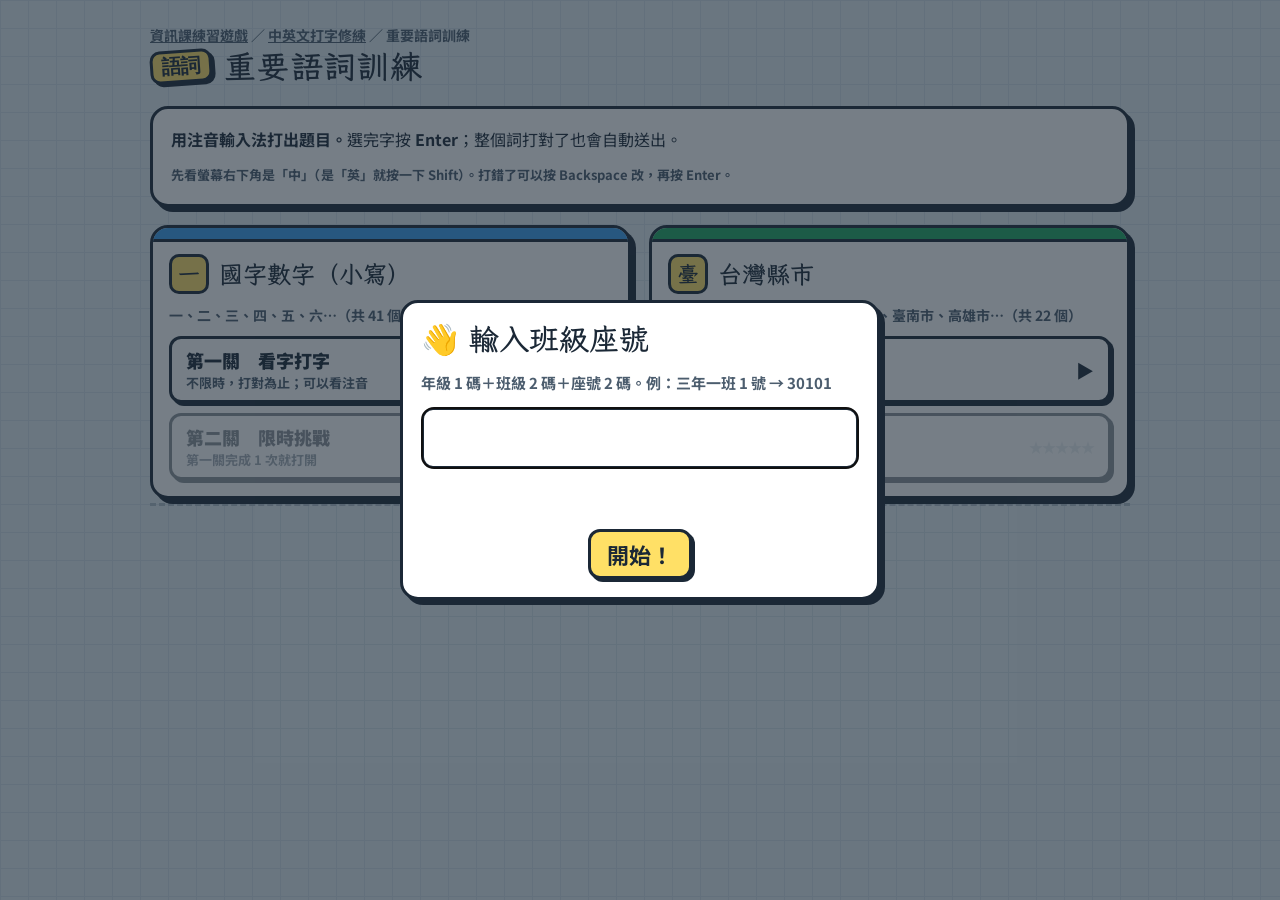
<file: words.html>
<!doctype html>
<html lang="zh-Hant">
<head>
<meta charset="utf-8">
<meta name="viewport" content="width=device-width, initial-scale=1">
<title>重要語詞訓練</title>
<link rel="preconnect" href="https://fonts.googleapis.com">
<link rel="preconnect" href="https://fonts.gstatic.com" crossorigin>
<link rel="stylesheet" href="https://fonts.googleapis.com/css2?family=Fredoka:wght@600&family=LXGW+WenKai+TC:wght@700&family=Noto+Sans+TC:wght@400;700;900&display=swap">
<link rel="stylesheet" href="site.css">
<style>
/* 重要語詞訓練（2026-11-06）：用注音輸入法打出國字數字、學校地址、台灣縣市 */
[hidden]{display:none!important}
.top{display:flex;justify-content:space-between;align-items:center;gap:10px;flex-wrap:wrap}
.who{font-weight:900;background:#fff;border:3px solid var(--ink);border-radius:999px;padding:2px 14px;cursor:pointer;font-size:15px}
.demo-bar{background:#FFF4E5;border:3px dashed #F28C38;border-radius:12px;padding:6px 12px;font-weight:900;font-size:14px}
.entries{display:grid;grid-template-columns:repeat(auto-fit,minmax(280px,1fr));gap:18px}
.entry{background:var(--card);border:3px solid var(--ink);border-radius:18px;box-shadow:5px 5px 0 var(--ink);overflow:hidden;display:flex;flex-direction:column}
.entry .band{height:14px;border-bottom:3px solid var(--ink)}
.entry .in{padding:12px 16px 16px;display:grid;gap:10px}
.entry h2{font-size:24px;display:flex;align-items:center;gap:10px}
.entry h2 .ic{font:900 22px 'LXGW WenKai TC',sans-serif;width:40px;height:40px;border:3px solid var(--ink);border-radius:10px;display:grid;place-items:center;background:var(--hl)}
.entry .peek{font-size:14px;color:var(--soft);font-weight:700}
.lvbtn{display:flex;justify-content:space-between;align-items:center;gap:8px;width:100%;text-align:left;font:900 18px 'Noto Sans TC',sans-serif;padding:8px 14px;border:3px solid var(--ink);border-radius:12px;background:#fff;box-shadow:3px 3px 0 var(--ink);cursor:pointer;color:var(--ink)}
.lvbtn small{display:block;font-size:13px;font-weight:700;color:var(--soft)}
.lvbtn:hover{background:var(--wash)}
.lvbtn:disabled{opacity:.5;cursor:not-allowed}
.lvbtn > span:first-child{flex:1;min-width:0}
.lvbtn .st{font-size:14px;letter-spacing:-1px;color:#F5B700;white-space:nowrap;flex:none}
.lvbtn .st .off{color:var(--dim)}
.award-btn{font:900 17px 'Noto Sans TC',sans-serif;background:linear-gradient(#FFE27A,#F5B700);border:3px solid var(--ink);border-radius:12px;box-shadow:3px 3px 0 var(--ink);padding:4px 14px;cursor:pointer}

/* 練習畫面 */
.play{display:grid;gap:14px}
.hud{display:flex;gap:8px;flex-wrap:wrap}
.hud span{background:#fff;border:2px solid var(--ink);border-radius:999px;padding:0 12px;font-weight:900;font-size:15px}
.board{background:#FFFDF4;border:3px solid var(--ink);border-radius:18px;box-shadow:5px 5px 0 var(--ink);padding:18px 16px 14px;display:grid;gap:10px;justify-items:center;text-align:center;position:relative}
.board .lbl{font-weight:900;color:var(--soft)}
.target{display:flex;flex-wrap:wrap;justify-content:center;gap:4px 6px;font:700 clamp(40px,9vw,72px)/1.2 'LXGW WenKai TC','Noto Sans TC',sans-serif;letter-spacing:.04em}
.target .ch{display:grid;justify-items:center;min-width:1em}
.target .zy{font:700 clamp(14px,2.4vw,18px) 'Noto Sans TC',sans-serif;color:var(--c1);min-height:1.3em;letter-spacing:0;visibility:hidden}
.board.zyon .target .zy{visibility:visible}
.target .ch.bad{color:var(--bad);background:#FDEDEE;border-radius:10px;box-shadow:inset 0 -4px 0 var(--bad)}
.timer{width:100%;height:12px;border:2px solid var(--ink);border-radius:999px;background:#fff;overflow:hidden}
.timer i{display:block;height:100%;background:var(--good);width:100%;transition:background .3s}
.timer i.mid{background:#F5B700}.timer i.low{background:var(--bad)}
.typebox{display:grid;gap:6px}
.typebox label{font-weight:900}
.typebox label small{font-weight:700;color:var(--soft)}
.tin{font:700 clamp(26px,5vw,36px) 'Noto Sans TC',sans-serif;border:4px solid var(--ink);border-radius:14px;padding:6px 14px;background:#fff;width:100%}
.tin:focus{outline:none;border-color:var(--c1);box-shadow:0 0 0 5px rgba(58,159,239,.25)}
.tin.composing{border-color:#F28C38}
.tin.ok{border-color:var(--good);background:#EAF8F0}
.tin.bad{border-color:var(--bad);background:#FDEDEE}
.thint{font-weight:900;min-height:1.6em}
.thint.ok{color:var(--good)}.thint.bad{color:var(--bad)}
.diff{display:flex;flex-wrap:wrap;gap:2px;font:700 26px 'Noto Sans TC',sans-serif;justify-content:center}
.diff span{padding:0 3px;border-radius:6px}
.diff .x{background:#FDEDEE;color:var(--bad);outline:2px solid var(--bad)}
.notes{margin:0;padding-left:1.2em;font-weight:700;color:var(--bad);text-align:left}
.how{font-size:14px;color:var(--soft);font-weight:700;text-align:left;width:100%}
.how ol{margin:4px 0 0;padding-left:1.3em}
.fx{position:absolute;right:14px;top:10px;font:900 26px 'LXGW WenKai TC',sans-serif;color:var(--good)}

/* 結算、簽到、獎狀 */
.result{text-align:center;justify-items:center}
.result .big{font:900 28px 'LXGW WenKai TC',sans-serif}
.stars{font-size:44px;letter-spacing:6px;color:#F5B700}.stars .off{color:var(--dim)}
.misslist{display:flex;gap:8px;flex-wrap:wrap;justify-content:center}
.misslist span{background:#FDEDEE;border:2px solid var(--bad);border-radius:10px;padding:0 10px;font-weight:900}
.modal-wrap{position:fixed;inset:0;z-index:40;background:rgba(27,40,54,.6);display:grid;place-items:center;padding:16px;overflow:auto}
.signin{width:min(480px,100%)}
.signin h2{font-size:30px}
.field{display:grid;gap:4px;font-weight:900}
.field small{font-weight:700;color:var(--soft);font-size:13px}
.signin .code{font:600 40px 'Fredoka',sans-serif;letter-spacing:.3em;text-align:center;border:3px solid var(--ink);border-radius:12px;padding:4px 10px;width:100%}
.signin .nm{font:700 28px 'Noto Sans TC',sans-serif;border:3px solid var(--ink);border-radius:12px;padding:4px 10px;width:100%}
.signin .hint{font-size:15px;color:var(--soft);font-weight:700}
.signin .preview{font:900 24px 'LXGW WenKai TC',sans-serif;min-height:1.5em;text-align:center}
.signin .preview.err{color:var(--bad);font:900 16px 'Noto Sans TC',sans-serif}
.cert{width:min(720px,100%);background:#FFFDF4;border:4px solid var(--ink);border-radius:18px;box-shadow:8px 8px 0 var(--ink);padding:14px}
.cert-in{border:8px double #D4A017;border-radius:10px;padding:18px 22px 24px;text-align:center;display:grid;gap:6px}
.cert-in h2{font-size:clamp(38px,7vw,56px);letter-spacing:.12em;color:#A86A00}
.cert-grade{justify-self:center;font-weight:900;font-size:20px;border:3px solid var(--ink);border-radius:999px;padding:2px 16px;background:linear-gradient(#FFE27A,#F5B700)}
.cert-body{font-size:19px;line-height:2;font-weight:700}
.cert-list{display:flex;justify-content:center;gap:8px;flex-wrap:wrap}
.cert-list div{border:2px solid var(--ink);border-radius:12px;padding:2px 12px;background:#fff;font-weight:900;font-size:14px}
.cert-date{color:var(--soft);font-weight:700}
@media print{ body{background:#fff;padding:0} .wrap{display:none} .modal-wrap{position:static;background:none} .cert{box-shadow:none;border:none} .cert .row{display:none} }
</style>
</head>
<body>
<div class="wrap" id="app">
  <header class="top">
    <div>
      <p class="crumb" id="crumb"><a href="index.html">資訊課練習遊戲</a> ／ <a href="typing.html">中英文打字修練</a> ／ 重要語詞訓練</p>
      <div class="brand"><span class="tag">語詞</span><h1 id="title">重要語詞訓練</h1></div>
    </div>
    <button class="who" type="button" id="who" hidden></button>
  </header>
  <div class="demo-bar" id="demoBar" hidden>🔓 老師示範：全部關卡打開，不存紀錄。</div>

  <section id="home" hidden>
    <div class="card" style="margin-bottom:18px">
      <p><b>用注音輸入法打出題目。</b>選完字按 <b>Enter</b>；整個詞打對了也會自動送出。</p>
      <p class="note">先看螢幕右下角是「中」（是「英」就按一下 Shift）。打錯了可以按 Backspace 改，再按 Enter。</p>
      <div class="row" id="awardRow" hidden><button class="award-btn" type="button" id="awardBtn">🏆 領取獎狀</button></div>
    </div>
    <div class="entries" id="entries"></div>
    <nav class="footnav"><button class="btn" type="button" id="fixWho">✏️ 修正班級姓名</button><a class="btn" id="backLink" href="typing.html">⬅ 回上頁</a></nav>
  </section>

  <section id="play" class="play" hidden>
    <div class="hud" id="hud"></div>
    <div class="board" id="board">
      <span class="fx" id="fx"></span>
      <p class="lbl" id="lbl">打出這個語詞</p>
      <div class="target" id="target"></div>
      <div class="timer" id="timerWrap" hidden><i id="timerBar"></i></div>
      <div class="row" id="hintRow"><button class="btn" type="button" id="zyBtn">💡 看注音</button><button class="btn" type="button" id="quit">⏹ 結束這一關</button></div>
    </div>
    <div class="typebox">
      <label for="tin">在這裡打字 <small>（注音輸入法；選完字按 Enter）</small></label>
      <input id="tin" class="tin" autocomplete="off" autocapitalize="off" spellcheck="false">
      <p class="thint" id="thint"></p>
      <div id="out"></div>
    </div>
  </section>

  <section id="result" hidden><div class="card result" id="resultBox"></div></section>
</div>

<div id="signWrap" class="modal-wrap" hidden><form class="card signin" id="signForm" autocomplete="off">
  <h2>👋 輸入班級座號</h2>
  <p class="hint">年級 1 碼＋班級 2 碼＋座號 2 碼。例：三年一班 1 號 → <b>30101</b></p>
  <input id="sCode" class="code" inputmode="numeric" maxlength="5" aria-label="班級座號碼">
  <p class="preview" id="sPrev"></p>
  <label class="field" id="sNameBox" hidden>你的名字 <small>例：王小明（可以空白）</small>
    <input id="sName" class="nm" maxlength="20" aria-label="姓名"></label>
  <button class="btn primary" type="submit" style="font-size:22px;justify-self:center">開始！</button>
</form></div>

<div id="certWrap" class="modal-wrap" hidden><div class="cert" role="dialog" aria-label="獎狀"><div class="cert-in" id="certIn"></div>
  <div class="row" style="justify-content:center;margin-top:12px"><button class="btn primary" type="button" id="certPrint">列印獎狀</button><button class="btn" type="button" id="certClose">回關卡選單</button></div></div></div>

<script src="words-data.js"></script>
<script>
/* =====================================================================
   重要語詞訓練（2026-11-06）
   網址參數（教師設定頁 words-setup.html 產生，放在 # 後面）：
   sets＝題庫（num,big,city,addr）、addr＝學校地址的題目（用 | 分開）、tw＝舊連結用（現在一律要打「臺」，有沒有 tw 都一樣）、
   goal＝練習目標（網頁名稱）、end＝領取獎狀的時間（沒有＝全部通關才能領）、classes/seats＝班級座號範圍、nm=1＝可以輸入名字、demo＝老師示範
   每個題庫兩關：第一關「看字打字」（不限時、打對為止、可以看注音）→ 第二關「限時挑戰」（星星）
   紀錄、班級座號碼、名字都存在這台電腦的瀏覽器（localStorage），電腦還原時才會刪除；不會上傳到網路（老師 2026-11-09）
   ===================================================================== */
const $ = s => document.querySelector(s);
const H = s => String(s).replace(/[&<>"]/g, c => ({'&':'&amp;','<':'&lt;','>':'&gt;','"':'&quot;'}[c]));
const shuffle = a => { for (let i = a.length-1; i > 0; i--){ const j = Math.floor(Math.random()*(i+1)); [a[i],a[j]] = [a[j],a[i]]; } return a; };
const Q = new URLSearchParams(location.hash.replace(/^#/, ''));
const DEMO = Q.has('demo');
const CFG = {end: /^\d{1,2}:\d{2}$/.test(Q.get('end') || '') ? Q.get('end') : '',
  classes: Math.min(30, Math.max(1, +Q.get('classes') || 20)), seats: Math.min(60, Math.max(1, +Q.get('seats') || 40)), nameOn: Q.get('nm') === '1'};
const GOAL = (Q.get('goal') || '').trim().slice(0, 20);
/* 學校地址：老師在設定頁輸入；網址裡沒有就不出現 */
WBANK.addr.items = (Q.get('addr') || '').split('|').map(s => s.trim().slice(0, 30)).filter(s => s.length >= 1).slice(0, 12);
let SETS = (Q.get('sets') || 'num,city').split(',').filter(k => WBANK[k] && WBANK[k].items.length);
if (!SETS.length) SETS = ['num','city'];
SETS = WORDER.filter(k => SETS.includes(k));
const FROM_SETUP = Q.has('sets');
if (GOAL){ $('#title').textContent = GOAL; document.title = GOAL + '・重要語詞訓練'; }
if (FROM_SETUP){ $('#crumb').hidden = true; $('#backLink').hidden = true; }
$('#demoBar').hidden = !DEMO;

/* ---------- 比對：去掉空白；全形數字當半形；「台」「臺」分開算，一律要打正式寫法「臺」（老師 2026-11-08） ---------- */
const norm = s => { s = String(s).replace(/\s+/g, '').replace(/[０-９]/g, d => String.fromCharCode(d.charCodeAt(0) - 0xFEE0)); return s; };

/* ---------- 紀錄 ---------- */
const STORE = 'words1_';
const store = {get(k, d){ try{ const v = localStorage.getItem(STORE + k); return v ? JSON.parse(v) : d; }catch(e){ return d; } },
  set(k, v){ if (DEMO) return; try{ localStorage.setItem(STORE + k, JSON.stringify(v)); }catch(e){} }};
/* 地址題目不同（不同學校）分開記 */
const recKey = k => k === 'addr' ? 'addr_' + WBANK.addr.items.join('|').slice(0, 60) : k;
const fresh = () => ({l1:{plays:0}, l2:{plays:0, best:0, stars:0}, miss:{}});
const REC = {}; SETS.forEach(k => REC[k] = Object.assign(fresh(), store.get(recKey(k), {})));
const save = k => store.set(recKey(k), REC[k]);
const STAR_AT = [60,70,80,90,95];
const starsOf = s => STAR_AT.filter(t => s >= t).length;
const starStr = n => Array.from({length:5}, (_,i) => `<span class="${i<n?'':'off'}">★</span>`).join('');

/* ---------- 班級座號碼：5 位數＝年級 1 碼＋班級 2 碼＋座號 2 碼（和其他練習相同） ---------- */
const CN = ['','一','二','三','四','五','六','七','八','九','十'];
const cnNum = n => n <= 10 ? CN[n] : n < 20 ? '十' + CN[n-10] : CN[Math.floor(n/10)] + '十' + (n%10 ? CN[n%10] : '');
function parseCode(s){
  if (!/^\d{5}$/.test(s)) return {err: s.length ? `要打 5 個數字（現在 ${s.length} 個）` : ''};
  const g = +s[0], c = +s.slice(1,3), n = +s.slice(3,5);
  if (g < 1 || g > 6) return {err:'第 1 個數字是年級，要是 1～6'};
  if (c < 1 || c > CFG.classes) return {err:`第 2、3 個數字是班級，要是 01～${String(CFG.classes).padStart(2,'0')}`};
  if (n < 1 || n > CFG.seats) return {err:`最後 2 個數字是座號，要是 01～${String(CFG.seats).padStart(2,'0')}`};
  return {code:s, cls:`${CN[g]}年${cnNum(c)}班`, seat:n, text:`${CN[g]}年${cnNum(c)}班 ${n} 號`};
}
let WHO = null;
$('#sNameBox').hidden = !CFG.nameOn;
$('#sCode').addEventListener('input', e => {
  e.target.value = e.target.value.replace(/\D/g, '').slice(0, 5);
  const r = parseCode(e.target.value), p = $('#sPrev'); p.className = 'preview' + (r.err ? ' err' : ''); p.textContent = r.err || r.text;
});
$('#signForm').addEventListener('submit', e => {
  e.preventDefault(); const r = parseCode($('#sCode').value);
  if (r.err !== undefined){ $('#sPrev').className = 'preview err'; $('#sPrev').textContent = r.err || '請輸入 5 個數字'; return; }
  const nm = CFG.nameOn ? $('#sName').value.trim().replace(/\s+/g, ' ').slice(0, 20) : '';
  if (nm){ r.name = nm; r.text = `${r.cls} ${nm}`; }
  WHO = r; $('#signWrap').hidden = true; renderWho();
  store.set('sess', {code:r.code, name:r.name || ''});   /* 班級座號碼和名字都存在這台電腦，不小心關掉網頁也不用重打（老師 2026-11-09） */
  goHome();
});
function openSignin(){ $('#sCode').value = WHO ? WHO.code : ''; $('#sName').value = WHO && WHO.name || ''; $('#sPrev').textContent = WHO ? WHO.text : ''; $('#sPrev').className = 'preview'; $('#signWrap').hidden = false; setTimeout(() => $('#sCode').focus(), 50); }
function renderWho(){ $('#who').hidden = !WHO; if (WHO) $('#who').textContent = WHO.text; }
$('#who').onclick = () => { if (!$('#home').hidden) openSignin(); };
$('#fixWho').onclick = openSignin;

/* ---------- 畫面 ---------- */
function show(id){ ['home','play','result'].forEach(s => $('#' + s).hidden = s !== id); window.scrollTo(0, 0); }
const l2Open = k => DEMO || REC[k].l1.plays > 0;
const nowMin = () => { const d = new Date(); return d.getHours()*60 + d.getMinutes(); };
/* 沒有 end＝全部通關才能領（老師 2026-11-08）：每個題庫的第二關都拿到 1 顆星以上 */
const allClear = () => SETS.every(k => REC[k].l2.stars >= 1);
const awardTime = () => { if (!CFG.end) return allClear(); const [h, m] = CFG.end.split(':').map(Number); return nowMin() >= h*60 + m; };
function goHome(){
  stopTimer(); show('home');
  $('#entries').innerHTML = SETS.map(k => { const B = WBANK[k], R = REC[k], o2 = l2Open(k);
    return `<div class="entry"><span class="band" style="background:${B.color}"></span><div class="in">
      <h2><span class="ic">${H(B.icon)}</span>${H(B.name)}</h2>
      <p class="peek">${B.items.slice(0, 6).map(H).join('、')}${B.items.length > 6 ? '…' : ''}（共 ${B.items.length} 個）</p>
      <button class="lvbtn" type="button" data-k="${k}" data-l="1"><span>第一關　看字打字<small>不限時，打對為止；可以看注音${R.l1.plays ? `・已完成 ${R.l1.plays} 次` : ''}</small></span><span>▶</span></button>
      <button class="lvbtn" type="button" data-k="${k}" data-l="2" ${o2 ? '' : 'disabled'}><span>第二關　限時挑戰<small>${o2 ? `越快越好，拿星星${R.l2.plays ? `・最佳 ${R.l2.best} 分` : ''}` : '第一關完成 1 次就打開'}</small></span><span class="st">${starStr(R.l2.stars)}</span></button>
    </div></div>`; }).join('');
  document.querySelectorAll('.lvbtn').forEach(b => b.onclick = () => start(b.dataset.k, +b.dataset.l));
  $('#awardRow').hidden = !(DEMO || (awardTime() && gradeOf() >= 0));
}

/* ---------- 出題：比較常錯的語詞先出、出得多 ---------- */
const NQ = 10;
function makeQueue(k){
  const items = WBANK[k].items, R = REC[k], n = Math.min(NQ, items.length);
  const weak = shuffle(items.filter(w => (R.miss[w] || 0) > 0)).sort((a, b) => R.miss[b] - R.miss[a]).slice(0, Math.ceil(n / 2));
  const rest = shuffle(items.filter(w => !weak.includes(w)));
  return shuffle(weak.concat(rest).slice(0, n));
}
/* 第二關的秒數：良＝2＋每個字 1.5 秒；時限＝6＋每個字 3 秒 */
const goodSec = w => 2 + 1.5 * [...w].length, limitSec = w => 6 + 3 * [...w].length;

let G = null, raf = 0;
function start(k, lv){
  G = {k, lv, q: makeQueue(k), i: 0, pts: 0, first: 0, miss: []};
  show('play'); next();
}
function next(){
  stopTimer();
  if (G.i >= G.q.length) return finish();
  const w = G.q[G.i];
  Object.assign(G, {w, tries: 0, t0: performance.now(), done: false});
  const B = WBANK[G.k];
  $('#hud').innerHTML = `<span>${H(B.name)}</span><span>${G.lv === 1 ? '第一關　看字打字' : '第二關　限時挑戰'}</span><span>第 ${G.i+1} / ${G.q.length} 題</span>${G.lv === 2 ? `<span>${G.pts} 分</span>` : ''}`;
  $('#target').innerHTML = [...w].map(c => `<span class="ch">${H(c)}<span class="zy">${H(ZY[c] || ZY[c === '台' ? '臺' : c] || '')}</span></span>`).join('');
  const hasZy = [...w].some(c => ZY[c]);
  $('#board').classList.remove('zyon');
  $('#zyBtn').hidden = G.lv !== 1 || !hasZy;
  $('#timerWrap').hidden = G.lv !== 2;
  $('#lbl').textContent = G.lv === 1 ? '打出這個語詞（不限時）' : `打出這個語詞（${limitSec(w)} 秒內）`;
  $('#fx').textContent = ''; $('#out').innerHTML = ''; tint('', '');
  const tin = $('#tin'); tin.value = ''; tin.disabled = false; tin.className = 'tin'; tin.focus();
  if (G.lv === 2) tick();
}
function tick(){
  const t = (performance.now() - G.t0) / 1000, lim = limitSec(G.w), left = Math.max(0, 1 - t / lim), bar = $('#timerBar');
  bar.style.width = (left * 100) + '%'; bar.className = left < .25 ? 'low' : left < .5 ? 'mid' : '';
  if (t >= lim){ timeout(); return; }
  raf = requestAnimationFrame(tick);
}
function stopTimer(){ cancelAnimationFrame(raf); raf = 0; }
function tint(cls, msg){ const h = $('#thint'); h.className = 'thint ' + cls; h.textContent = msg; }

/* ---------- 打字：注音選字中不判斷；打對自動送出，Enter 檢查 ---------- */
let composing = false;
const tin = $('#tin');
tin.addEventListener('compositionstart', () => { composing = true; tin.classList.add('composing'); });
tin.addEventListener('compositionend', () => { composing = false; tin.classList.remove('composing'); setTimeout(auto, 0); });
tin.addEventListener('input', () => { if (!composing) auto(); });
tin.addEventListener('keydown', e => { if (e.key !== 'Enter' || e.isComposing || e.keyCode === 229) return; e.preventDefault(); if (G && !G.done) check(); });
function auto(){ if (G && !G.done && tin.value && norm(tin.value) === norm(G.w)) ok(); }
function check(){
  if (!tin.value.trim()){ tint('bad', '還沒打字喔！'); return; }
  if (norm(tin.value) === norm(G.w)) return ok();
  G.tries++; tin.classList.add('bad'); setTimeout(() => tin.classList.remove('bad'), 400);
  const a = [...norm(G.w)], b = [...norm(tin.value)], n = Math.max(a.length, b.length), bad = [];
  for (let i = 0; i < n; i++) if (a[i] !== b[i]) bad.push(i);
  $('#out').innerHTML = `<div class="diff">${[...tin.value.replace(/\s+/g, '')].map((c, i) => `<span class="${bad.includes(i) ? 'x' : ''}">${H(c)}</span>`).join('')}</div>`
    + `<ul class="notes">${bad.slice(0, 2).map(i => `<li>${H(explain(a[i], b[i], i + 1))}</li>`).join('')}</ul>`;
  document.querySelectorAll('#target .ch').forEach((el, i) => el.classList.toggle('bad', bad.includes(i)));
  tint('bad', G.lv === 1 ? '有地方不一樣，改好再按 Enter。' : '有地方不一樣，快改！');
  if (G.lv === 1 && G.tries >= 2) $('#board').classList.add('zyon');   /* 第一關錯兩次，自動顯示注音 */
}
function explain(want, got, pos){
  if (got === undefined) return `第 ${pos} 個字少打了「${want}」`;
  if (want === undefined) return `第 ${pos} 個字多打了「${got}」`;
  if (want === '臺' && got === '台') return `第 ${pos} 個字要選「臺」：打ㄊㄞˊ以後，按 ↓ 找「臺」`;
  if (/\d/.test(want) && /[一二三四五六七八九十〇零]/.test(got)) return `第 ${pos} 個字是阿拉伯數字「${want}」，不是國字`;
  if (/[一二三四五六七八九十零壹貳參肆伍陸柒捌玖拾]/.test(want) && /\d/.test(got)) return `第 ${pos} 個字要打國字「${want}」，不是阿拉伯數字`;
  return `第 ${pos} 個字應該是「${want}」，你打了「${got}」${ZY[want] ? `（可能選到同音字，「${want}」的注音是 ${ZY[want]}）` : '（可能選到同音字，按 ↓ 換字）'}`;
}
function ok(){
  G.done = true; stopTimer();
  const t = (performance.now() - G.t0) / 1000, R = REC[G.k];
  tin.classList.add('ok'); tin.disabled = true;
  document.querySelectorAll('#target .ch').forEach(el => el.classList.remove('bad'));
  let p = 0;
  if (G.tries === 0){ G.first++; if (R.miss[G.w]) R.miss[G.w] = Math.max(0, R.miss[G.w] - 1); }
  else { R.miss[G.w] = Math.min(5, (R.miss[G.w] || 0) + 1); G.miss.push(G.w); }
  if (G.lv === 2) p = G.tries ? 40 : t <= goodSec(G.w) ? 100 : 70;
  G.pts += p;
  $('#fx').textContent = G.lv === 2 ? (p === 100 ? '優 +100' : p === 70 ? '良 +70' : '可 +40') : G.tries ? '對了！' : '一次就對！';
  tint('ok', G.tries ? '改對了！記住這個字。' : '答對了！');
  $('#out').innerHTML = '';
  G.i++; setTimeout(next, 800);
}
function timeout(){
  G.done = true; stopTimer(); const R = REC[G.k];
  R.miss[G.w] = Math.min(5, (R.miss[G.w] || 0) + 1); G.miss.push(G.w);
  tin.disabled = true; $('#board').classList.add('zyon');
  tint('bad', `時間到！答案是「${G.w}」`);
  G.i++; setTimeout(next, 1800);
}
$('#zyBtn').onclick = () => { $('#board').classList.toggle('zyon'); tin.focus(); };
$('#quit').onclick = () => { stopTimer(); G = null; goHome(); };

/* ---------- 結算 ---------- */
function finish(){
  const R = REC[G.k], n = G.q.length, B = WBANK[G.k];
  let head, extra = '';
  if (G.lv === 1){
    R.l1.plays++;
    head = `<p class="big">第一關完成！</p><p style="font-size:20px">一次就打對 <b>${G.first}</b> / ${n} 題</p>`;
    if (R.l1.plays === 1 || DEMO) extra = `<p class="note" style="color:var(--good)">第二關「限時挑戰」打開了！</p>`;
  } else {
    R.l2.plays++;
    const sc = Math.round(G.pts / n), st = starsOf(sc), better = sc > R.l2.best;
    R.l2.best = Math.max(R.l2.best, sc); R.l2.stars = Math.max(R.l2.stars, st);
    head = `<p class="big">限時挑戰完成！</p><div class="stars">${starStr(st)}</div><p style="font-size:20px">${sc} 分${better && R.l2.plays > 1 ? '・新紀錄！' : ''}</p>
      <p class="note">60 分 1 顆星、70 分 2 顆、80 分 3 顆、90 分 4 顆、95 分 5 顆</p>`;
  }
  save(G.k);
  const miss = [...new Set(G.miss)];
  $('#resultBox').innerHTML = `${head}${extra}
    ${miss.length ? `<p><b>要再練練的語詞：</b></p><div class="misslist">${miss.map(w => `<span>${H(w)}</span>`).join('')}</div>` : '<p style="font-weight:900;color:var(--good)">全部一次就打對，太厲害了！</p>'}
    <div class="row" style="justify-content:center"><button class="btn primary" type="button" id="again">再玩一次</button>
    ${G.lv === 1 ? `<button class="btn" type="button" id="toL2">去第二關 →</button>` : ''}<button class="btn" type="button" id="toHome">回關卡選單</button></div>`;
  const k = G.k, lv = G.lv;
  $('#again').onclick = () => start(k, lv);
  if ($('#toL2')) $('#toL2').onclick = () => start(k, 2);
  $('#toHome').onclick = goHome;
  show('result');
}

/* ---------- 獎狀：看每個題庫第二關最好的星星（取平均） ---------- */
const GRADES = ['見習獎','銅獎','銀獎','金獎'];
function gradeOf(){
  if (!SETS.some(k => REC[k].l1.plays)) return -1;
  const avg = SETS.reduce((s, k) => s + REC[k].l2.stars, 0) / SETS.length;
  return avg >= 5 ? 3 : avg >= 4 ? 2 : avg >= 3 ? 1 : 0;
}
const todayStr = () => { const d = new Date(); return `${d.getFullYear()} 年 ${d.getMonth()+1} 月 ${d.getDate()} 日`; };
$('#awardBtn').onclick = () => {
  const g = Math.max(0, gradeOf());
  $('#certIn').innerHTML = `<p class="note" style="letter-spacing:.3em">重要語詞訓練</p><h2>獎　狀</h2><span class="cert-grade">${GRADES[g]}</span>
    <p class="cert-body"><b>${H(WHO ? WHO.text : '（班級座號）')}</b><br>認真練習「${H(GOAL || SETS.map(k => WBANK[k].name).join('、'))}」，<br>學會用注音輸入法打出重要的語詞，特頒此狀，以資鼓勵。</p>
    <div class="cert-list">${SETS.map(k => `<div>${H(WBANK[k].name)}　${REC[k].l2.plays ? '★'.repeat(REC[k].l2.stars) || '挑戰過' : '第一關完成'}</div>`).join('')}</div>
    <p class="cert-date">${todayStr()}</p>`;
  $('#certWrap').hidden = false;
};
$('#certPrint').onclick = () => window.print();
$('#certClose').onclick = () => { $('#certWrap').hidden = true; };

/* ---------- 開始：接著上次的班級座號（同一台電腦）；示範模式不用簽到 ---------- */
(function(){
  if (DEMO){ WHO = {code:'', text:'老師示範'}; renderWho(); goHome(); return; }
  const s = store.get('sess', null), r = s ? parseCode(s.code || '') : null;
  const nm = r && CFG.nameOn ? String(s.name || '').slice(0, 20) : '';
  if (nm){ r.name = nm; r.text = `${r.cls} ${nm}`; }
  if (r && r.err === undefined && (!CFG.nameOn || nm)){ WHO = r; renderWho(); goHome(); return; }   /* 要輸入名字但還沒存過名字＝請學生再簽到一次 */
  goHome(); openSignin();
})();
</script>
</body>
</html>
</file>
<file: site.css>
/* 資訊課網站：目錄頁、分類頁、老師設定頁共用樣式（遊戲頁各自獨立） */
:root{--paper:#E3EDF2;--grid:#D0DEE6;--ink:#1B2836;--soft:#4C5D6E;--card:#fff;--wash:#F3F7FA;--hl:#FFE066;--good:#1FA963;--bad:#E5484D;
  --c1:#3A9FEF;--c2:#EE4F8B;--c3:#9466EE;--c4:#3B2F5C;--c5:#1FA963;--case:#26323F;--dim:#D9E1E8;--edge:#AEBBC7;color-scheme:light}
*{box-sizing:border-box}
body{margin:0;min-height:100vh;background:var(--paper);background-image:linear-gradient(var(--grid) 1px,transparent 1px),linear-gradient(90deg,var(--grid) 1px,transparent 1px);
  background-size:28px 28px;color:var(--ink);font:16px/1.6 'Noto Sans TC','Microsoft JhengHei',sans-serif;padding:24px 16px 40px}
.wrap{max-width:980px;margin:0 auto;display:grid;gap:20px}
h1,h2,h3{font-family:'LXGW WenKai TC','Noto Sans TC',sans-serif;margin:0;line-height:1.25;text-wrap:balance}
p{margin:0}
a{color:inherit}
.brand{display:flex;align-items:center;gap:12px;flex-wrap:wrap}
.brand h1{font-size:32px;letter-spacing:.04em}
.tag{display:inline-block;background:var(--hl);border:3px solid var(--ink);border-radius:10px;padding:0 8px;box-shadow:3px 3px 0 var(--ink);font:600 20px 'Fredoka',sans-serif;transform:rotate(-4deg)}
.crumb{font-size:14px;font-weight:700;color:var(--soft)}
.crumb a{color:var(--soft)}
.sub{color:var(--soft);font-weight:700}
.note{font-size:13px;color:var(--soft);font-weight:700}
.card{background:var(--card);border:3px solid var(--ink);border-radius:18px;box-shadow:5px 5px 0 var(--ink);padding:18px;display:grid;gap:12px}

/* 大卡片（目錄、分類） */
.tiles{display:grid;grid-template-columns:repeat(auto-fit,minmax(280px,1fr));gap:18px}
a.tile,div.tile{display:flex;flex-direction:column;text-decoration:none;color:var(--ink);background:var(--card);border:3px solid var(--ink);border-radius:18px;box-shadow:5px 5px 0 var(--ink);overflow:hidden;transition:transform .08s}
a.tile:hover{transform:translate(-2px,-2px);box-shadow:7px 7px 0 var(--ink)}
a.tile:active{transform:translate(2px,2px);box-shadow:2px 2px 0 var(--ink)}
a.tile:focus-visible,.btn:focus-visible,.k:focus-visible{outline:3px solid var(--c1);outline-offset:3px}
.tile .band{height:16px;border-bottom:3px solid var(--ink)}
.tile .body{padding:14px 18px 16px;display:grid;gap:8px}
.tile h2{font-size:26px;display:flex;align-items:center;gap:8px}
.tile ul{margin:0;padding-left:1.2em;font-size:15px;font-weight:700;color:var(--soft);display:grid;gap:2px}
.tile li b{color:var(--ink)}
.tile .go{justify-self:start;font-weight:900;background:var(--hl);border:2px solid var(--ink);border-radius:999px;padding:0 14px;font-size:15px}
div.tile.off{opacity:.6}
div.tile.off .go{background:var(--wash)}
.pill{display:inline-block;font:600 13px 'Fredoka','Noto Sans TC',sans-serif;background:#fff;border:2px solid var(--ink);border-radius:8px;padding:0 8px}
.prog{display:flex;flex-wrap:wrap;gap:6px;font-size:13px;font-weight:900}
.prog span{border:2px solid var(--ink);border-radius:999px;padding:0 8px;background:var(--wash)}
.prog span.on{background:var(--hl)}

/* 按鈕與頁尾導覽 */
.btn{display:inline-flex;align-items:center;gap:6px;font:700 15px 'Noto Sans TC',sans-serif;padding:6px 16px;border:3px solid var(--ink);border-radius:12px;background:var(--card);color:var(--ink);box-shadow:3px 3px 0 var(--ink);cursor:pointer;text-decoration:none}
.btn:hover{background:var(--wash)}
.btn:active{transform:translate(2px,2px);box-shadow:1px 1px 0 var(--ink)}
.btn.primary{background:var(--hl)}
.btn:disabled{opacity:.45;cursor:not-allowed}
.row{display:flex;gap:10px;flex-wrap:wrap;align-items:center}
.footnav{display:flex;gap:10px;flex-wrap:wrap;justify-content:center;padding-top:8px;border-top:3px dashed var(--edge);margin-top:4px}
</file>
